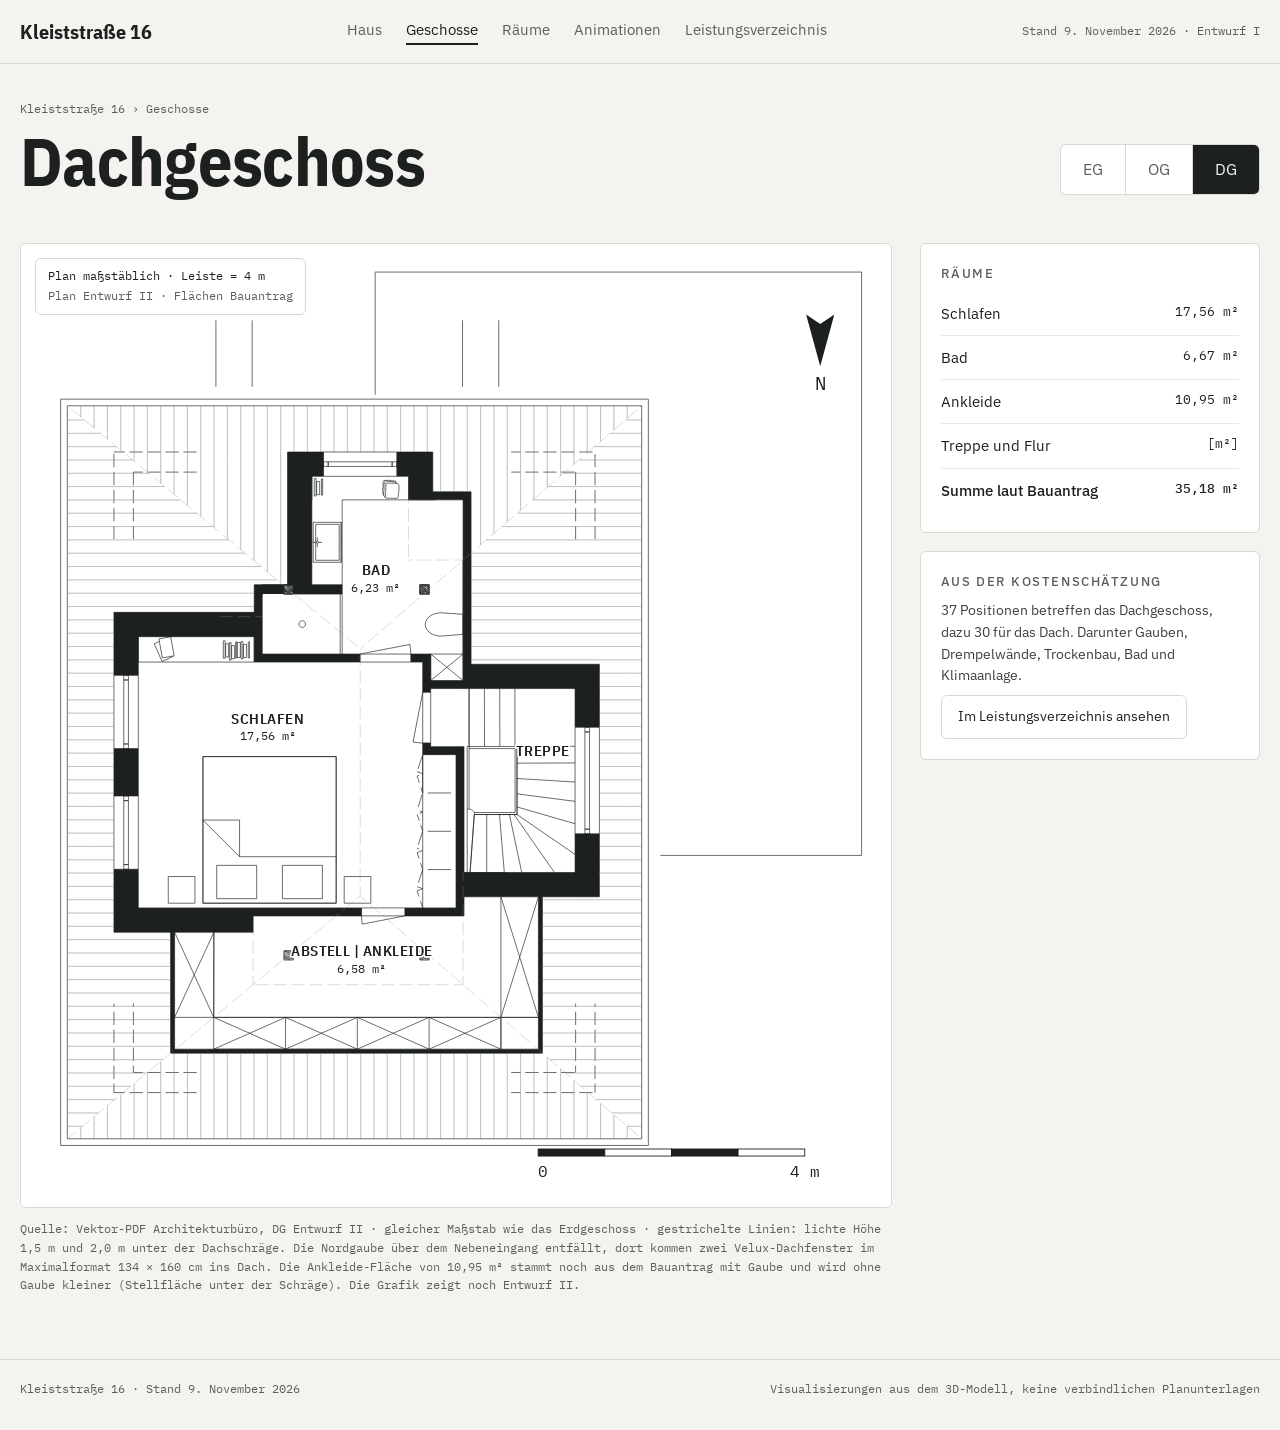
<file: dg/index.html>
<!doctype html>
<html lang="de">
<head>
<meta charset="utf-8">
<meta name="viewport" content="width=device-width, initial-scale=1, viewport-fit=cover">
<meta name="robots" content="noindex, nofollow">
<title>Dachgeschoss · Kleiststraße 16</title>
<link rel="stylesheet" href="https://fonts.googleapis.com/css2?family=IBM+Plex+Sans+Condensed:wght@400;500;600;700&family=IBM+Plex+Sans:wght@400;500&family=IBM+Plex+Mono:wght@400;500&display=swap">
<link rel="stylesheet" href="../assets/site.css?v=a70854af">

</head>
<body>
<header class="top"><nav class="in"><a class="brand" href="../index.html">Kleiststraße 16</a><div class="links"><a href="../index.html">Haus</a><a href="../eg/index.html" aria-current="page">Geschosse</a><a href="../eg/index.html#raeume">Räume</a><a href="../animationen/index.html">Animationen</a><a href="../lv/index.html">Leistungsverzeichnis</a></div><span class="stand">Stand 9. November 2026 · Entwurf I</span></nav></header>
<main class="in">
  <div class="row" style="align-items:flex-end"><div style="display:flex;flex-direction:column;gap:8px"><span class="crumb"><a href="../index.html">Kleiststraße 16</a> › Geschosse</span><h1 class="sub">Dachgeschoss</h1></div><div class="tabs"><a href="../eg/index.html">EG</a><a href="../og/index.html">OG</a><a href="../dg/index.html" aria-current="page">DG</a></div></div>
  <div class="split">
    <section class="main">
      <div class="planbox"><svg viewBox="440 200 370 410" role="img" aria-label="Grundriss Dachgeschoss Entwurf II mit Schlafzimmer, Bad, Ankleide und Treppe"><rect x="440" y="200" width="370" height="410" fill="#ffffff"/><g class="plan"><path class="Sk" d="M456.86 266h250.02v317.49h-250.02z M459.7 268.83h244.35v311.82h-244.35z M517.39 418.07h56.69v62.36h-56.69z M483.72 464.01h1.98v1.98h-1.98z M483.72 434.82h1.98v1.98h-1.98z M483.72 436.8h1.98v27.21h-1.98z M483.72 383.49h1.98v1.98h-1.98z M483.72 412.69h1.98v1.98h-1.98z M483.72 385.47h1.98v27.21h-1.98z M568.7 292.66h1.98v1.98h-1.98z M597.89 292.66h1.98v1.98h-1.98z M570.68 292.66h27.21v1.98h-27.21z M679.88 448.94h1.98v1.98h-1.98z M679.88 405.57h1.98v1.98h-1.98z M679.88 407.56h1.98v41.39h-1.98z M555.8 344.96h20.84v3.97h-20.84z M534.63 370.33h1.28v5.61h-1.28z M533.62 369.1h0.77v7.4h-0.77z M532.02 369.52h1.28v6.38h-1.28z M531.31 369.24h0.51v6.89h-0.51z M529.61 370.85h1.28v5.61h-1.28z M528.6 369.62h0.77v7.4h-0.77z M527.08 370.05h1.28v5.61h-1.28z M526.07 368.81h0.77v7.4h-0.77z M536.67 369.24h0.51v6.89h-0.51z M565.77 301.04h1.28v5.61h-1.28z M564.76 299.8h0.77v7.4h-0.77z M567.81 299.94h0.51v6.89h-0.51z M554.1 504.62L554.16 504.47 M553.32 502.55L553.32 502.55 M554.16 501.63L554.52 501.41 M552.4 504.62L552.46 504.47 M555.24 504.62L555.3 504.47 M551.83 503.79L552.04 503.75 M551.83 500.96L552.04 500.92 M553.67 503.96L553.32 503.99 M553.67 501.12L553.32 501.16 M552.46 504.47L552.65 504.26 M555.3 504.47L555.48 504.26 M552.46 501.63L552.65 501.42 M555.3 501.63L555.48 501.42 M613.2 348.05L613.62 347.9 M613.2 345.21L613.62 345.06 M613.61 345.91L613.62 345.89 M610.01 346.65L610.01 346.65 M612.85 346.65L612.85 346.65 M611.91 345.94L611.99 345.72 M613.46 348.39L613.62 348.19 M613.46 345.55L613.62 345.36 M609.66 347.67L610.01 347.71 M611.56 345.01L611.62 344.96 M610.36 348.05L610.01 348.08 M613.2 348.05L612.85 348.08 M610.36 345.21L610.01 345.25 M613.2 345.21L612.85 345.25 M611.99 348.56L612.18 348.35 M611.99 345.72L612.18 345.51 M609.66 348.29L609.75 348.3 M609.66 345.45L609.75 345.47 M613.2 503.96L613.62 503.81 M613.2 501.12L613.62 500.97 M610.8 504.62L610.86 504.47 M610.01 502.55L610.01 502.55 M612.85 502.55L612.85 502.55 M613.36 503.01L613.62 502.88 M611.93 504.62L611.99 504.47 M613.46 504.3L613.62 504.1 M613.46 501.46L613.62 501.27 M609.66 503.58L610.01 503.62 M609.66 500.75L610.01 500.78 M610.36 503.96L610.01 503.99 M613.2 503.96L612.85 503.99 M610.36 501.12L610.01 501.16 M613.2 501.12L612.85 501.16 M611.99 504.47L612.18 504.26 M611.99 501.63L612.18 501.42 M609.66 504.2L609.75 504.21 M609.66 501.36L609.75 501.38 M613.2 348.05L613.62 347.9 M613.2 345.21L613.62 345.06 M610.01 346.65L610.01 346.65 M612.85 346.65L612.85 346.65 M613.46 348.39L613.62 348.19 M613.46 345.55L613.62 345.36 M609.66 347.67L610.01 347.71 M611.56 345.01L611.62 344.96 M610.36 348.05L610.01 348.08 M613.2 348.05L612.85 348.08 M610.36 345.21L610.01 345.25 M613.2 345.21L612.85 345.25 M611.99 348.56L612.18 348.35 M611.99 345.72L612.18 345.51 M609.66 348.29L609.75 348.3 M609.66 345.45L609.75 345.47 M553.31 346.01L553.41 346.02 M553.32 346.65L553.32 346.65 M552.38 345.94L552.46 345.72 M551.83 347.88L552.04 347.84 M551.83 345.05L552.04 345.01 M552.04 345.01L552.09 344.96 M554.87 345.01L554.93 344.96 M553.67 348.05L553.32 348.08 M553.67 345.21L553.32 345.25 M552.46 348.56L552.65 348.35 M555.3 348.56L555.48 348.35 M552.46 345.72L552.65 345.51 M555.3 345.72L555.48 345.51 M553.32 346.65L553.32 346.65 M553.07 348.03L553.31 348.08 M551.83 347.88L552.04 347.84 M551.83 345.05L552.04 345.01 M552.04 345.01L552.09 344.96 M554.87 345.01L554.93 344.96 M553.67 348.05L553.32 348.08 M553.67 345.21L553.32 345.25 M552.46 348.56L552.65 348.35 M555.3 348.56L555.48 348.35 M552.46 345.72L552.65 345.51 M555.3 345.72L555.48 345.51 M551.83 500.65L555.8 500.65 M609.66 500.65L613.62 500.65 M487.81 325.6L487.81 319.93 M487.81 317.94L487.81 312.27 M487.81 310.29L487.81 304.62 M487.81 302.64L487.81 297.04 M487.81 326.39L487.81 326.39 M493.78 297.04L499.45 297.04 M501.44 297.04L507.11 297.04 M509.09 297.04L514.76 297.04 M487.81 297.04L487.81 297.04 M515.2 297.04L515.2 297.04 M479.54 288.48L484.15 288.48 M486.13 288.48L491.8 288.48 M493.78 288.48L499.45 288.48 M501.44 288.48L507.11 288.48 M509.09 288.48L514.76 288.48 M479.54 288.48L479.54 288.48 M515.24 288.48L515.24 288.48 M479.54 325.6L479.54 319.93 M479.54 317.94L479.54 312.27 M479.54 310.29L479.54 304.62 M479.54 302.64L479.54 296.97 M479.54 294.98L479.54 289.31 M479.54 326.33L479.54 326.33 M479.54 288.48L479.54 288.48 M675.94 325.6L675.94 319.93 M675.94 317.94L675.94 312.27 M675.94 310.29L675.94 304.62 M675.94 302.64L675.94 297.04 M675.94 326.39L675.94 326.39 M675.94 297.04L675.94 297.04 M648.55 297.04L652.53 297.04 M654.51 297.04L660.18 297.04 M662.17 297.04L667.84 297.04 M669.82 297.04L675.49 297.04 M648.55 297.04L648.55 297.04 M675.94 297.04L675.94 297.04 M648.51 288.48L652.53 288.48 M654.51 288.48L660.18 288.48 M662.17 288.48L667.84 288.48 M669.82 288.48L675.49 288.48 M677.47 288.48L683.14 288.48 M648.51 288.48L648.51 288.48 M684.21 288.48L684.21 288.48 M684.21 325.6L684.21 319.93 M684.21 317.94L684.21 312.27 M684.21 310.29L684.21 304.62 M684.21 302.64L684.21 296.97 M684.21 294.98L684.21 289.31 M684.21 326.33L684.21 326.33 M684.21 288.48L684.21 288.48 M487.81 552.45L487.81 549.54 M487.81 547.56L487.81 541.89 M487.81 539.9L487.81 534.23 M487.81 532.25L487.81 526.58 M487.81 524.59L487.81 523.1 M487.81 552.45L487.81 552.45 M487.81 523.1L487.81 523.1 M487.81 552.45L491.8 552.45 M493.78 552.45L499.45 552.45 M501.44 552.45L507.11 552.45 M509.09 552.45L514.76 552.45 M487.81 552.45L487.81 552.45 M515.2 552.45L515.2 552.45 M479.54 561.01L484.15 561.01 M486.13 561.01L491.8 561.01 M493.78 561.01L499.45 561.01 M501.44 561.01L507.11 561.01 M509.09 561.01L514.76 561.01 M479.54 561.01L479.54 561.01 M515.24 561.01L515.24 561.01 M479.54 561.01L479.54 557.19 M479.54 555.21L479.54 549.54 M479.54 547.56L479.54 541.89 M479.54 539.9L479.54 534.23 M479.54 532.25L479.54 526.58 M479.54 524.59L479.54 523.15 M479.54 561.01L479.54 561.01 M479.54 523.15L479.54 523.15 M675.94 552.45L675.94 549.54 M675.94 547.56L675.94 541.89 M675.94 539.9L675.94 534.23 M675.94 532.25L675.94 526.58 M675.94 524.59L675.94 523.1 M675.94 552.45L675.94 552.45 M675.94 523.1L675.94 523.1 M648.55 552.45L652.53 552.45 M654.51 552.45L660.18 552.45 M662.17 552.45L667.84 552.45 M669.82 552.45L675.49 552.45 M648.55 552.45L648.55 552.45 M675.94 552.45L675.94 552.45 M648.51 561.01L652.53 561.01 M654.51 561.01L660.18 561.01 M662.17 561.01L667.84 561.01 M669.82 561.01L675.49 561.01 M677.47 561.01L683.14 561.01 M648.51 561.01L648.51 561.01 M684.21 555.21L684.21 549.54 M684.21 547.56L684.21 541.89 M684.21 539.9L684.21 534.23 M684.21 532.25L684.21 526.58 M684.21 524.59L684.21 523.15 M684.21 561.01L684.21 561.01 M684.21 523.15L684.21 523.15 M630.63 389.13L630.63 440.43 M650.99 413.77L630.63 413.77 M638.12 442.71L638.12 467.37 M675.7 413.68L650.99 413.77 M650.14 413.77L650.1 389.12 M643.66 389.13L643.7 413.77 M637.18 413.77L637.14 389.13 M629.82 440.51L629.9 440.49 M522.92 260.8L522.92 232.46 M643.24 260.8L643.24 232.46 M627.83 260.8L627.83 232.46 M538.33 260.8L538.33 232.46 M675.7 446.62L650.99 439.48 M675.7 437.11L650.99 433.9 M675.7 428.89L650.99 427.38 M675.7 420.77L650.99 420.86 M561.62 500.96L561.62 500.96 M590.66 264.1L590.66 211.94 M797.6 460.1L711.99 460.1 M628.06 385.73L628.06 389.13 M628.06 413.84L628.06 470.77 M551.83 344.96L555.8 344.96 M551.83 344.96L555.8 344.96 M628.06 334.45L628.06 389.13 M646.08 467.37L628.06 467.37 M522.92 358.55L519.51 358.55 M563.73 308.84L563.73 298.83 M489.89 377.85L489.89 358.55 M610.89 390.71L606.79 411.87 M575.77 347.07L563.7 347.07 M576.63 308.87L576.63 344.96 M616.75 308.84L576.63 308.84 M576.63 348.93L576.63 374.44 M564.3 335.4L576.21 335.4 M575.36 334.55L565.37 334.55 M576.21 318.4L564.3 318.4 M565.37 319.25L575.36 319.25 M576.21 335.4L576.21 318.4 M575.36 319.25L575.36 334.55 M565.37 334.55L565.37 319.25 M564.3 318.4L564.3 335.4 M576.21 318.4L576.21 335.4 M539.21 358.55L539.21 377.85 M542.62 348.93L542.62 349.5 M539.21 377.85L489.89 377.85 M498.86 369.09L496.65 370.08 M610.89 417.24L610.89 482.43 M523.26 464.33L540.26 464.33 M551.2 464.33L568.21 464.33 M575.78 348.93L575.78 374.44 M613.02 433.54L622.94 433.54 M613.02 449.84L622.94 449.84 M613.02 466.13L622.94 466.13 M610.89 433.54L610.89 417.24 M608.52 426.33L609.3 426.02 M608.52 426.33L608.52 426.33 M610.89 425.39L610.89 425.39 M608.52 426.33L609.47 429.22 M610.09 431.11L610.89 433.54 M608.52 426.33L608.52 426.33 M610.89 433.54L610.89 433.54 M608.52 424.45L610.89 425.39 M608.52 424.45L608.52 424.45 M610.89 425.39L610.89 425.39 M608.9 423.3L610.67 417.91 M608.52 424.45L608.52 424.45 M610.89 417.24L610.89 417.24 M609.63 442.19L610.89 441.69 M608.52 442.63L608.52 442.63 M610.89 441.69L610.89 441.69 M608.52 442.63L609.42 445.35 M610.04 447.24L610.89 449.84 M608.52 442.63L608.52 442.63 M610.89 449.84L610.89 449.84 M609.69 441.21L610.89 441.69 M608.52 440.75L608.52 440.75 M610.89 441.69L610.89 441.69 M608.96 439.43L610.72 434.04 M608.52 440.75L608.52 440.75 M610.89 433.54L610.89 433.54 M608.52 458.93L610.89 457.99 M608.52 458.93L608.52 458.93 M610.89 457.99L610.89 457.99 M608.52 458.93L609.36 461.48 M609.98 463.37L610.89 466.13 M608.52 458.93L608.52 458.93 M610.89 466.13L610.89 466.13 M608.52 457.04L609.36 457.38 M608.52 457.04L608.52 457.04 M610.89 457.99L610.89 457.99 M609.01 455.56L610.78 450.17 M608.52 457.04L608.52 457.04 M610.89 449.84L610.89 449.84 M608.52 475.22L610.89 474.28 M608.52 475.22L608.52 475.22 M610.89 474.28L610.89 474.28 M608.52 475.22L609.31 477.61 M609.93 479.49L610.89 482.43 M608.52 475.22L608.52 475.22 M610.89 482.43L610.89 482.43 M608.52 473.34L610.87 474.28 M608.52 473.34L608.52 473.34 M610.89 474.28L610.89 474.28 M609.07 471.69L610.84 466.3 M608.52 473.34L608.52 473.34 M610.89 466.13L610.89 466.13 M603.31 485.83L585.22 489.33 M521.99 529.01L505.34 529.01 M644.17 529.01L644.17 542.53 M521.99 529.01L521.99 542.53 M583.08 529.01L583.08 542.53 M552.54 529.01L552.54 542.53 M613.62 529.01L613.62 542.53 M686.05 450.93L686.05 405.57 M675.7 405.57L675.7 450.93 M614.29 412.26L614.29 390.71 M610.89 390.71L610.89 412.26 M584.88 485.83L603.31 485.83 M603.31 482.43L584.88 482.43 M628.06 366.04L628.06 357.54 M618.76 356.89L628.06 357.54 M618.76 366.81L628.06 366.04 M566.06 326.41L566.06 324.8 M566.06 327.39L566.06 328.99 M566.55 326.9L568.16 326.9 M565.58 326.9L563.97 326.9 M517.39 445.06L532.98 445.06 M523.26 464.33L523.26 478.51 M517.39 418.07L517.39 480.43 M568.21 464.33L568.21 478.51 M517.39 480.43L574.08 480.43 M574.08 418.07L574.08 480.43 M574.08 418.07L517.39 418.07 M532.98 460.65L517.39 445.06 M584.29 374.44L605.44 370.35 M603.31 485.83L603.31 482.43 M584.88 482.43L584.88 485.83 M489.89 434.82L479.54 434.82 M479.54 466L489.89 466 M489.89 383.49L479.54 383.49 M479.54 414.67L489.89 414.67 M614.29 390.71L610.89 390.71 M610.89 412.26L614.29 412.26 M584.29 374.44L584.29 377.85 M605.83 377.85L605.83 374.44 M599.88 298.83L599.88 288.48 M568.7 288.48L568.7 298.83 M686.05 405.57L675.7 405.57 M675.7 450.93L686.05 450.93 M625.06 482.43L603.31 482.43 M584.88 482.43L538.75 482.43 M538.75 485.83L584.88 485.83 M675.7 467.37L628.46 467.37 M625.06 467.37L625.06 477.72 M628.46 413.84L614.29 413.84 M614.29 417.24L625.06 417.24 M628.46 417.24L628.46 413.84 M661.81 542.53L661.81 477.72 M660.11 477.72L660.11 542.53 M614.29 374.44L605.83 374.44 M584.29 374.44L542.62 374.44 M605.83 377.85L610.89 377.85 M614.29 377.85L614.29 374.44 M628.46 467.37L628.46 417.24 M625.06 417.24L625.06 467.37 M628.46 485.83L628.46 477.72 M625.06 477.72L625.06 482.43 M625.35 485.83L628.46 485.83 M538.75 482.43L489.89 482.43 M479.54 356.71L479.54 367.06 M479.54 367.06L479.54 383.49 M479.54 414.67L479.54 434.82 M479.54 466L479.54 482.43 M489.89 482.43L489.89 466 M489.89 434.82L489.89 414.67 M489.89 383.49L489.89 367.06 M489.89 356.71L479.54 356.71 M489.89 367.06L539.21 367.06 M539.21 356.71L489.89 356.71 M503.64 492.78L503.64 542.53 M505.34 542.53L505.34 492.78 M539.21 367.06L539.21 374.44 M660.11 542.53L505.34 542.53 M503.64 542.53L503.64 544.23 M629.76 389.13L675.7 389.13 M675.7 378.79L631.46 378.79 M629.76 389.13L629.76 389.13 M614.29 389.13L628.06 389.13 M628.06 385.73L614.29 385.73 M686.05 467.37L686.05 450.93 M675.7 389.13L675.7 405.57 M675.7 450.93L675.7 467.37 M610.89 377.85L610.89 390.71 M614.29 413.84L614.29 412.26 M614.29 390.71L614.29 389.13 M614.29 385.73L614.29 377.85 M563.73 298.83L568.7 298.83 M599.88 298.83L604.84 298.83 M604.84 288.48L599.88 288.48 M563.73 344.96L563.73 298.83 M615.18 308.84L628.06 308.84 M631.46 308.84L631.46 305.43 M631.46 305.43L615.18 305.43 M628.06 389.13L629.76 389.13 M631.46 378.79L631.46 308.84 M568.7 298.83L599.88 298.83 M599.88 288.48L568.7 288.48 M605.83 374.44L584.29 374.44 M584.29 377.85L605.83 377.85 M489.89 414.67L489.89 383.49 M479.54 383.49L479.54 414.67 M489.89 466L489.89 434.82 M479.54 434.82L479.54 466 M503.68 367.09L505.15 375.18 M504.57 375.28L504.67 375.49 M551.83 503.34L552.06 503.21L552.5 503.2L552.91 503.26L553.19 503.15L553.31 503.05 M553.67 503.96L554.13 503.79L554.43 503.48L554.89 503.21L555.33 503.2L555.75 503.26L555.8 503.24 M553.67 501.12L554.13 500.96L554.42 500.65 M553.31 501.92L553.41 501.93L553.64 502.03L553.97 501.97L554.08 501.82L554.16 501.63 M551.83 502.49L552.02 502.39L552.46 502.42L552.78 502.32L552.99 502.09L553.09 501.92L553.31 501.92 M553.31 503.05L553.57 503.01L553.83 503.01L554.29 502.79L554.54 502.55L554.85 502.39L555.29 502.42L555.61 502.32L555.8 502.12 M551.83 504.22L552.06 504.18L552.28 503.82L552.68 503.82L553.07 503.94L553.31 503.99 M554.16 504.47L554.52 504.24L554.89 504.18L555.12 503.82L555.51 503.82L555.8 503.9 M551.83 501.38L552.06 501.34L552.28 500.98L552.68 500.98L553.07 501.1L553.31 501.15 M554.52 501.41L554.89 501.34L555.12 500.98L555.51 500.98L555.8 501.07 M551.83 501.92L551.99 501.88L552.38 501.85L552.46 501.63 M553.32 502.55L553.45 502.57L553.68 502.58L553.93 502.42L554.28 502.25L554.4 502L554.82 501.88L555.22 501.85L555.3 501.63 M553.93 504.3L554.13 504.06L554.6 503.8L554.87 503.75 M553.93 501.46L554.13 501.23L554.6 500.97L554.87 500.92 M553.32 504.35L553.54 504.36L553.93 504.3 M553.32 501.52L553.54 501.52L553.93 501.46 M552.04 503.75L552.35 503.52L553.31 503.62 M554.87 503.75L555.18 503.52L555.8 503.58 M552.04 500.92L552.35 500.68L553.31 500.78 M554.87 500.92L555.18 500.68L555.8 500.75 M553.06 504.21L553.22 504.35L553.31 504.35 M553.06 501.38L553.22 501.51L553.31 501.52 M551.83 502.98L552.07 502.84L552.74 502.88L553.03 502.77 M553.03 502.77L553.21 502.57L553.31 502.56 M553.31 503.62L553.74 503.5L554.08 503.42L554.39 503.13L554.9 502.84L555.57 502.88L555.8 502.79 M553.31 500.78L553.74 500.67L553.81 500.65 M552.65 504.26L552.93 504.19L553.06 504.21 M555.48 504.26L555.76 504.19L555.8 504.2 M552.65 501.42L552.93 501.36L553.06 501.38 M555.48 501.42L555.76 501.36L555.8 501.36 M609.66 347.33L609.89 347.24L610.01 347.14 M610.36 348.05L610.83 347.88L611.13 347.57L611.59 347.3L612.03 347.29L612.44 347.35L612.72 347.24L612.84 347.14 M610.36 345.21L610.83 345.05L610.91 344.96 M610.01 348.84L610.1 348.85L610.28 348.93 M610.48 348.93L610.67 348.9L610.78 348.75L610.86 348.56 M612.84 348.84L612.94 348.85L613.12 348.93 M613.31 348.93L613.5 348.9L613.61 348.75L613.62 348.72 M610.01 346.01L610.1 346.02L610.34 346.12L610.67 346.06L610.78 345.91L610.86 345.72 M612.84 346.01L612.94 346.02L613.17 346.12L613.5 346.06L613.61 345.91 M609.74 348.93L609.78 348.85L610.01 348.84 M612.57 348.93L612.62 348.85L612.84 348.84 M609.66 346.21L609.69 346.18L609.78 346.01L610.01 346.01 M610.01 347.14L610.26 347.1L610.52 347.1L610.98 346.88L611.24 346.64L611.54 346.48L611.99 346.51L612.3 346.41L612.52 346.18L612.62 346.01L612.84 346.01 M612.84 347.14L613.1 347.1L613.36 347.1L613.62 346.97 M609.66 347.99L609.76 348.03L610 348.08 M610.86 348.56L611.22 348.33L611.58 348.27L611.81 347.91L612.21 347.91L612.6 348.03L612.83 348.08 M609.66 345.16L609.76 345.19L610 345.25 M610.86 345.72L611.22 345.5L611.58 345.43L611.81 345.07L612.21 345.07L612.6 345.19L612.83 345.25 M611.09 348.93L611.09 348.92L611.52 348.81L611.91 348.77L611.99 348.56 M610.01 346.65L610.14 346.66L610.37 346.67L610.62 346.51L610.98 346.34L611.09 346.09L611.52 345.97L611.91 345.94 M612.85 346.65L612.98 346.66L613.21 346.67L613.46 346.51L613.62 346.43 M610.63 348.39L610.82 348.15L611.29 347.89L611.56 347.84 M610.63 345.55L610.82 345.32L611.29 345.06L611.56 345.01 M610.02 348.44L610.23 348.45L610.63 348.39 M612.85 348.44L613.07 348.45L613.46 348.39 M610.02 345.61L610.23 345.61L610.63 345.55 M612.85 345.61L613.07 345.61L613.46 345.55 M611.56 347.84L611.88 347.61L612.84 347.71 M609.75 348.3L609.92 348.44L610 348.44 M612.58 348.3L612.75 348.44L612.84 348.44 M609.75 345.47L609.92 345.6L610 345.61 M612.58 345.47L612.75 345.6L612.84 345.61 M609.66 346.88L609.72 346.86L609.9 346.66L610 346.65 M610.01 347.71L610.44 347.59L610.78 347.51L611.08 347.22L611.6 346.93L612.27 346.97L612.56 346.86L612.74 346.66L612.84 346.65 M612.84 347.71L613.27 347.59L613.61 347.51L613.62 347.5 M612.18 348.35L612.46 348.28L612.58 348.3 M612.18 345.51L612.46 345.45L612.58 345.47 M609.66 503.24L609.89 503.15L610.01 503.05 M610.36 503.96L610.83 503.79L611.13 503.48L611.59 503.21L612.03 503.2L612.44 503.26L612.72 503.15L612.84 503.05 M610.36 501.12L610.83 500.96L611.12 500.65 M610.01 501.92L610.1 501.93L610.34 502.03L610.67 501.97L610.78 501.82L610.86 501.63 M612.84 501.92L612.94 501.93L613.17 502.03L613.5 501.97L613.61 501.82L613.62 501.8 M609.66 502.12L609.69 502.09L609.78 501.92L610.01 501.92 M610.01 503.05L610.26 503.01L610.52 503.01L610.98 502.79L611.24 502.55L611.54 502.39L611.99 502.42L612.3 502.32L612.52 502.09L612.62 501.92L612.84 501.92 M612.84 503.05L613.1 503.01L613.36 503.01 M609.66 503.9L609.76 503.94L610 503.99 M610.86 504.47L611.22 504.24L611.58 504.18L611.81 503.82L612.21 503.82L612.6 503.94L612.83 503.99 M609.66 501.07L609.76 501.1L610 501.15 M610.86 501.63L611.22 501.41L611.58 501.34L611.81 500.98L612.21 500.98L612.6 501.1L612.83 501.15 M610.01 502.55L610.14 502.57L610.37 502.58L610.62 502.42L610.98 502.25L611.09 502L611.52 501.88L611.91 501.85L611.99 501.63 M612.85 502.55L612.98 502.57L613.21 502.58L613.46 502.42L613.62 502.34 M610.63 504.3L610.82 504.06L611.29 503.8L611.56 503.75 M610.63 501.46L610.82 501.23L611.29 500.97L611.56 500.92 M610.02 504.35L610.23 504.36L610.63 504.3 M612.85 504.35L613.07 504.36L613.46 504.3 M610.02 501.52L610.23 501.52L610.63 501.46 M612.85 501.52L613.07 501.52L613.46 501.46 M611.56 503.75L611.88 503.52L612.84 503.62 M611.56 500.92L611.88 500.68L612.84 500.78 M609.75 504.21L609.92 504.35L610 504.35 M612.58 504.21L612.75 504.35L612.84 504.35 M609.75 501.38L609.92 501.51L610 501.52 M612.58 501.38L612.75 501.51L612.84 501.52 M609.66 502.79L609.72 502.77L609.9 502.57L610 502.56 M610.01 503.62L610.44 503.5L610.78 503.42L611.08 503.13L611.6 502.84L612.27 502.88L612.56 502.77L612.74 502.57L612.84 502.56 M612.84 503.62L613.27 503.5L613.61 503.42L613.62 503.41 M610.01 500.78L610.44 500.67L610.5 500.65 M612.84 500.78L613.27 500.67L613.34 500.65 M612.18 504.26L612.46 504.19L612.58 504.21 M612.18 501.42L612.46 501.36L612.58 501.38 M609.66 347.33L609.89 347.24L610.01 347.14 M610.36 348.05L610.83 347.88L611.13 347.57L611.59 347.3L612.03 347.29L612.44 347.35L612.72 347.24L612.84 347.14 M610.36 345.21L610.83 345.05L610.91 344.96 M610.01 348.84L610.1 348.85L610.28 348.93 M610.48 348.93L610.67 348.9L610.78 348.75L610.86 348.56 M612.84 348.84L612.94 348.85L613.12 348.93 M613.31 348.93L613.5 348.9L613.61 348.75L613.62 348.72 M610.01 346.01L610.1 346.02L610.34 346.12L610.67 346.06L610.78 345.91L610.86 345.72 M612.84 346.01L612.94 346.02L613.17 346.12L613.5 346.06L613.61 345.91L613.62 345.89 M609.74 348.93L609.78 348.85L610.01 348.84 M612.57 348.93L612.62 348.85L612.84 348.84 M609.66 346.21L609.69 346.18L609.78 346.01L610.01 346.01 M610.01 347.14L610.26 347.1L610.52 347.1L610.98 346.88L611.24 346.64L611.54 346.48L611.99 346.51L612.3 346.41L612.52 346.18L612.62 346.01L612.84 346.01 M612.84 347.14L613.1 347.1L613.36 347.1L613.62 346.97 M609.66 347.99L609.76 348.03L610 348.08 M610.86 348.56L611.22 348.33L611.58 348.27L611.81 347.91 M611.81 347.91L612.21 347.91L612.6 348.03L612.83 348.08 M609.66 345.16L609.76 345.19L610 345.25 M610.86 345.72L611.22 345.5L611.58 345.43L611.81 345.07L612.21 345.07L612.6 345.19L612.83 345.25 M611.09 348.93L611.09 348.92L611.52 348.81L611.91 348.77L611.99 348.56 M610.01 346.65L610.14 346.66L610.37 346.67L610.62 346.51L610.98 346.34L611.09 346.09L611.52 345.97L611.91 345.94L611.99 345.72 M612.85 346.65L612.98 346.66L613.21 346.67L613.46 346.51L613.62 346.43 M610.63 348.39L610.82 348.15L611.29 347.89L611.56 347.84 M610.63 345.55L610.82 345.32L611.29 345.06L611.56 345.01 M610.02 348.44L610.23 348.45L610.63 348.39 M612.85 348.44L613.07 348.45L613.46 348.39 M610.02 345.61L610.23 345.61L610.63 345.55 M612.85 345.61L613.07 345.61L613.46 345.55 M611.56 347.84L611.88 347.61L612.84 347.71 M609.75 348.3L609.92 348.44L610 348.44 M612.58 348.3L612.75 348.44L612.84 348.44 M609.75 345.47L609.92 345.6L610 345.61 M612.58 345.47L612.75 345.6L612.84 345.61 M609.66 346.88L609.72 346.86L609.9 346.66L610 346.65 M610.01 347.71L610.44 347.59L610.78 347.51L611.08 347.22L611.6 346.93L612.27 346.97L612.56 346.86L612.74 346.66L612.84 346.65 M612.84 347.71L613.27 347.59L613.61 347.51L613.62 347.5 M612.18 348.35L612.46 348.28L612.58 348.3 M612.18 345.51L612.46 345.45L612.58 345.47 M551.83 347.44L552.06 347.3L552.5 347.29L552.91 347.35L553.19 347.24L553.31 347.14 M553.67 348.05L554.13 347.88L554.43 347.57L554.89 347.3L555.33 347.29L555.75 347.35L555.8 347.33 M553.67 345.21L554.13 345.05L554.22 344.96 M553.31 348.84L553.41 348.85L553.59 348.93 M553.78 348.93L553.97 348.9L554.08 348.75L554.16 348.56 M553.41 346.02L553.64 346.12L553.97 346.06L554.08 345.91L554.16 345.72 M553.04 348.93L553.09 348.85L553.31 348.84 M551.83 346.58L552.02 346.48L552.46 346.51L552.78 346.41L552.99 346.18L553.09 346.01L553.31 346.01 M553.31 347.14L553.57 347.1L553.83 347.1L554.29 346.88L554.54 346.64L554.85 346.48L555.29 346.51L555.61 346.41L555.8 346.21 M551.83 348.31L552.06 348.27L552.28 347.91L552.68 347.91L553.07 348.03L553.31 348.08 M554.16 348.56L554.52 348.33L554.89 348.27L555.12 347.91L555.51 347.91L555.8 347.99 M551.83 345.47L552.06 345.43L552.28 345.07L552.68 345.07L553.07 345.19L553.31 345.25 M554.16 345.72L554.52 345.5L554.89 345.43L555.12 345.07L555.51 345.07L555.8 345.16 M551.83 348.85L551.99 348.81L552.38 348.77L552.46 348.56 M554.4 348.93L554.4 348.92L554.82 348.81L555.22 348.77L555.3 348.56 M551.83 346.01L551.99 345.97L552.38 345.94 M553.32 346.65L553.45 346.66L553.68 346.67L553.93 346.51L554.28 346.34L554.4 346.09L554.82 345.97L555.22 345.94L555.3 345.72 M553.93 348.39L554.13 348.15L554.6 347.89L554.87 347.84 M553.93 345.55L554.13 345.32L554.6 345.06L554.87 345.01 M553.32 348.44L553.54 348.45L553.93 348.39 M553.32 345.61L553.54 345.61L553.93 345.55 M552.04 347.84L552.35 347.61L553.31 347.71 M554.87 347.84L555.18 347.61L555.8 347.67 M553.06 348.3L553.22 348.44L553.31 348.44 M553.06 345.47L553.22 345.6L553.31 345.61 M551.83 347.07L552.07 346.93L552.74 346.97L553.03 346.86L553.21 346.66L553.31 346.65 M553.31 347.71L553.74 347.59L554.08 347.51L554.39 347.22L554.9 346.93L555.57 346.97L555.8 346.88 M552.65 348.35L552.93 348.28L553.06 348.3 M555.48 348.35L555.76 348.28L555.8 348.29 M552.65 345.51L552.93 345.45L553.06 345.47 M555.48 345.51L555.76 345.45L555.8 345.45 M551.83 347.44L552.06 347.3L552.5 347.29L552.91 347.35L553.19 347.24L553.31 347.14 M553.67 348.05L554.13 347.88L554.43 347.57L554.89 347.3L555.33 347.29L555.75 347.35L555.8 347.33 M553.67 345.21L554.13 345.05L554.22 344.96 M553.31 348.84L553.41 348.85L553.59 348.93 M553.78 348.93L553.97 348.9L554.08 348.75L554.16 348.56 M553.31 346.01L553.41 346.02L553.64 346.12L553.97 346.06L554.08 345.91L554.16 345.72 M553.04 348.93L553.09 348.85L553.31 348.84 M551.83 346.58L552.02 346.48L552.46 346.51L552.78 346.41L552.99 346.18L553.09 346.01L553.31 346.01 M553.31 347.14L553.57 347.1L553.83 347.1L554.29 346.88L554.54 346.64L554.85 346.48L555.29 346.51L555.61 346.41L555.8 346.21 M551.83 348.31L552.06 348.27L552.28 347.91L552.68 347.91L553.07 348.03 M554.16 348.56L554.52 348.33L554.89 348.27L555.12 347.91L555.51 347.91L555.8 347.99 M551.83 345.47L552.06 345.43L552.28 345.07L552.68 345.07L553.07 345.19L553.31 345.25 M554.16 345.72L554.52 345.5L554.89 345.43L555.12 345.07L555.51 345.07L555.8 345.16 M551.83 348.85L551.99 348.81L552.38 348.77L552.46 348.56 M554.4 348.93L554.4 348.92L554.82 348.81L555.22 348.77L555.3 348.56 M551.83 346.01L551.99 345.97L552.38 345.94L552.46 345.72 M553.32 346.65L553.45 346.66L553.68 346.67L553.93 346.51L554.28 346.34L554.4 346.09L554.82 345.97L555.22 345.94L555.3 345.72 M553.93 348.39L554.13 348.15L554.6 347.89L554.87 347.84 M553.93 345.55L554.13 345.32L554.6 345.06L554.87 345.01 M553.32 348.44L553.54 348.45L553.93 348.39 M553.32 345.61L553.54 345.61L553.93 345.55 M552.04 347.84L552.35 347.61L553.31 347.71 M554.87 347.84L555.18 347.61L555.8 347.67 M553.06 348.3L553.22 348.44L553.31 348.44 M553.06 345.47L553.22 345.6L553.31 345.61 M551.83 347.07L552.07 346.93L552.74 346.97L553.03 346.86L553.21 346.66L553.31 346.65 M553.31 347.71L553.74 347.59L554.08 347.51L554.39 347.22L554.9 346.93L555.57 346.97L555.8 346.88 M552.65 348.35L552.93 348.28L553.06 348.3 M555.48 348.35L555.76 348.28L555.8 348.29 M552.65 345.51L552.93 345.45L553.06 345.47 M555.48 345.51L555.76 345.45L555.8 345.45 M551.83 500.65L551.83 504.62L555.8 504.62L555.8 500.65 M609.66 344.96L609.66 348.93L613.62 348.93 M609.66 500.65L609.66 504.62L613.62 504.62L613.62 500.65 M487.81 297.04L487.81 297.04L491.8 297.04 M684.21 561.01L684.21 561.01L684.21 557.19 M631.03 467.37L632.83 442.71L651.04 442.71L651.04 413.77 M632.83 441.86L650.19 441.86L650.19 414.66L630.63 414.66 M650.99 413.77L650.99 442.71L632.83 442.71 M632.83 441.86L632.83 442.71L631.03 467.37 M645.6 467.37L643.56 442.71L647.77 442.71L653.03 467.37 M666.93 467.37L649.73 442.71L650.99 442.71L675.7 459.67 M629.9 440.49L629.99 440.47L630.08 440.45L630.17 440.44L630.26 440.42L630.35 440.42L630.44 440.41L630.53 440.41L630.65 440.41L630.76 440.42L630.88 440.44L631 440.45L631.12 440.48L631.23 440.51L631.35 440.55L631.46 440.59L631.57 440.63L631.68 440.68L631.79 440.74L631.89 440.8L631.99 440.87L632.09 440.94L632.18 441.01L632.27 441.09L632.35 441.18L632.43 441.27L632.5 441.36L632.57 441.46L632.7 441.65L632.83 441.86 M609.66 344.96L609.66 348.93L613.62 348.93 M609.66 344.96L613.62 344.96L613.62 348.93 M609.66 344.96L613.62 344.96L613.62 348.93 M590.66 211.94L797.6 211.94L797.6 460.1 M551.83 344.96L551.83 348.93L555.8 348.93L555.8 344.96 M551.83 344.96L551.83 348.93L555.8 348.93L555.8 344.96 M630.62 389.14L630.63 413.77L629.82 413.77L629.82 467.37 M614.29 374.44L628.06 374.44L614.29 385.73L614.29 374.44L628.06 385.73 M606.79 411.87C608.14 412.13 609.51 412.26 610.89 412.26 M551.83 344.96L542.62 344.96L563.7 344.96 M503.68 367.09L498.66 368L500.13 376.09L505.15 375.18 M496.65 370.08L500.01 377.58L504.67 375.49 M599.56 301.44L599.37 300.87L598.75 300.81L598.12 300.75L597.5 300.69L596.94 300.56L596.31 300.56L595.69 300.56L595.06 300.56L594.44 300.62L594 301L594 301.06 M594 301.12L594 301.75L594.06 302.37L594.06 303L594 303.62L593.88 304.18L593.81 304.81L593.94 305.37L594 305.99L594 306.62L594.34 306.9 M595.22 301.76L595.22 302.4L595.22 303L595.22 303.6L595.22 304.2L595.18 304.8L595.14 305.4L595.06 306L595.02 306.6L595.02 307.19L594.98 307.79L595.42 308.15L596.02 308.15L596.66 308.15L597.26 308.15L597.86 308.15L598.5 308.19L599.1 308.23L599.7 308.23L600.26 308.03L600.54 307.51L600.54 306.92L600.54 306.32L600.66 305.76L600.78 305.16L600.78 304.56L600.78 303.96L600.78 303.36L600.78 302.76L600.66 302.2 M600.66 302.2L600.14 301.92L599.5 301.84L598.9 301.76L598.3 301.76L597.7 301.76L597.06 301.76L596.46 301.76L595.86 301.72L595.26 301.84L595.26 301.88 M595.13 300.87L594.63 301.19L594.5 301.75L594.44 302.37L594.44 303L594.44 303.62L594.44 304.25L594.44 304.87L594.31 305.43L594.31 306.06L594.31 306.68L594.38 307.3L594.81 307.68L594.99 307.74 M599.92 301.89L599.87 301.75L599.43 301.31L598.81 301.25L598.25 301.12L597.62 301.06L597 301.06L596.37 301L595.81 300.87L595.19 300.81L595.13 300.81 M561.04 361.69C561.04 360.9 560.41 360.27 559.62 360.27 M559.62 360.27C558.84 360.27 558.21 360.9 558.21 361.69 M558.21 361.69C558.21 362.47 558.84 363.1 559.62 363.1 M559.62 363.1C560.41 363.1 561.04 362.47 561.04 361.69 M584.88 485.83C584.88 487.01 584.99 488.18 585.22 489.33 M502.65 480.43L502.65 469.09L513.99 469.09L513.99 480.43L503.5 480.43L502.65 480.43 M588.82 480.43L588.82 469.09L577.48 469.09L577.48 480.43L587.97 480.43L588.82 480.43 M522.05 492.78L521.99 529.01L644.17 529.01L644.17 477.72 M505.34 492.78L521.99 529.01L522.05 492.78L505.34 529.01 M521.99 529.01L644.17 529.01L660.11 529.01 M644.17 477.72L660.11 529.01L644.17 529.01L660.11 477.72 M521.99 542.53L583.08 542.53L552.54 529.01L521.99 542.53 M521.99 529.01L552.54 542.53L583.08 529.01 M644.17 529.01L644.17 542.53L613.62 529.01L583.08 542.53 M583.08 529.01L613.62 542.53L644.17 529.01 M618.78 356.89C615.02 356.88 611.97 359.1 611.96 361.84 M611.96 361.84C611.95 364.58 614.98 366.8 618.74 366.81 M618.74 366.81C618.75 366.81 618.75 366.81 618.76 366.81 M566.06 326.41C565.8 326.41 565.58 326.63 565.58 326.9 M565.58 326.9C565.58 327.17 565.8 327.39 566.06 327.39 M566.06 327.39C566.33 327.39 566.55 327.17 566.55 326.9 M566.55 326.9C566.55 326.63 566.33 326.41 566.06 326.41 M540.26 464.33L540.26 478.51L523.26 478.51 M551.2 464.33L551.2 478.51L568.21 478.51 M532.98 445.06L532.98 460.65L574.08 460.65 M605.83 374.44C605.83 373.07 605.7 371.7 605.44 370.35 M603.31 485.83L625.06 485.83L625.35 485.83 M628.46 477.72L644.17 477.72L660.11 477.72 M661.81 477.72L675.7 477.72L686.05 477.72L686.05 467.37 M539.21 374.44L539.21 377.85L584.29 377.85 M479.54 482.43L479.54 492.78L489.89 492.78L503.64 492.78 M505.34 492.78L522.05 492.78L538.75 492.78L538.75 485.83 M542.62 374.44L542.62 348.93L542.62 344.96L539.21 344.96L539.21 356.71 M503.64 544.23L661.81 544.23L661.81 542.53 M686.05 405.57L686.05 378.79L675.7 378.79 M610.89 412.26L610.89 417.24L614.29 417.24 M568.7 288.48L553.39 288.48L553.39 298.83 M553.39 298.83L553.39 344.96L563.73 344.96 M604.84 298.83L604.84 308.84L615.18 308.84 M615.18 305.43L615.18 288.48L604.84 288.48 M628.06 308.84L628.06 320.54L628.06 385.73"/>
<path class="Fk" d="M538.75 482.43h46.13v3.4h-46.13z M603.31 482.43h22.05v3.4h-22.05z M625.06 467.37h60.99v10.35h-60.99z M614.29 413.84h14.17v3.4h-14.17z M660.11 477.72h1.7v64.81h-1.7z M539.21 374.44h45.07v3.4h-45.07z M605.83 374.44h8.46v3.4h-8.46z M625.06 417.24h3.4v50.13h-3.4z M479.54 482.43h59.21v10.35h-59.21z M479.54 414.67h10.35v20.14h-10.35z M479.54 466h10.35v16.43h-10.35z M479.54 356.71h10.35v26.78h-10.35z M489.89 356.71h49.33v10.35h-49.33z M503.64 492.78h1.7v49.75h-1.7z M539.21 344.96h3.4v29.48h-3.4z M503.64 542.53h158.18v1.7h-158.18z M614.29 385.73h13.76v3.4h-13.76z M675.7 378.79h10.35v26.79h-10.35z M675.7 450.93h10.35v16.44h-10.35z M610.89 377.85h3.4v12.87h-3.4z M610.89 412.26h3.4v4.99h-3.4z M553.39 288.48h15.31v10.35h-15.31z M599.88 288.48h4.96v10.35h-4.96z M555.8 344.96h20.84v3.97h-20.84z M553.39 298.83h10.35v46.13h-10.35z M615.18 305.43h16.27v3.4h-16.27z M604.84 288.48h10.35v20.35h-10.35z M628.06 308.84h3.4v80.29h-3.4z M551.83 345.3L551.83 344.96L551.42 344.96L551.83 345.3Z M542.62 344.96L542.62 348.93L551.83 348.93L551.83 345.3L551.42 344.96L542.62 344.96Z M628.46 477.72L625.06 477.72L625.06 482.43L625.35 482.43L625.35 485.83L628.46 485.83L628.46 477.72Z M629.76 389.13L675.7 389.13L675.7 378.79L631.46 378.79L631.46 389.13L629.76 389.13L629.76 389.13Z"/>
<path class="Sl" d="M703.55 269.26L703.55 268.83 M697.88 274.16L697.88 268.83 M692.21 279.05L692.21 268.83 M686.55 283.95L686.55 268.83 M680.88 288.84L680.88 268.83 M612.84 288.48L612.84 268.83 M607.17 288.48L607.17 268.83 M601.5 288.48L601.5 268.83 M595.83 288.48L595.83 268.83 M590.17 288.48L590.17 268.83 M584.5 288.48L584.5 268.83 M578.83 288.48L578.83 268.83 M573.16 288.48L573.16 268.83 M567.49 288.48L567.49 268.83 M561.82 288.48L561.82 268.83 M556.15 288.48L556.15 268.83 M533.47 330.06L533.47 320.21 M482.45 287.71L482.45 268.83 M476.78 283.01L476.78 268.83 M471.11 278.3L471.11 268.83 M465.44 273.6L465.44 268.83 M459.77 268.89L459.77 268.83 M703.55 269.26L703.55 268.83 M697.88 274.16L697.88 268.83 M692.21 279.05L692.21 268.83 M686.55 283.95L686.55 268.83 M680.88 288.84L680.88 268.83 M612.84 288.48L612.84 268.83 M607.17 288.48L607.17 268.83 M601.5 288.48L601.5 268.83 M595.83 288.48L595.83 268.83 M590.17 288.48L590.17 268.83 M584.5 288.48L584.5 268.83 M578.83 288.48L578.83 268.83 M573.16 288.48L573.16 268.83 M567.49 288.48L567.49 268.83 M561.82 288.48L561.82 268.83 M556.15 288.48L556.15 268.83 M482.45 287.71L482.45 268.83 M476.78 283.01L476.78 268.83 M471.11 278.3L471.11 268.83 M465.44 273.6L465.44 268.83 M459.77 268.89L459.77 268.83 M703.55 580.65L703.55 580.22 M595.83 580.65L595.83 575.34 M465.44 580.65L465.44 575.9 M459.77 580.65L459.77 580.6 M703.55 580.65L703.55 580.22 M624.18 546.99L624.18 544.23 M527.8 580.65L527.8 575.34 M465.44 580.65L465.44 575.9 M459.77 580.65L459.77 580.6 M459.7 575.34L466.11 575.34 M459.7 524.31L471.11 524.31 M459.7 399.58L471.11 399.58 M471.11 399.58L479.54 399.58 M499.45 303.2L501.11 303.2 M459.7 274.86L466.95 274.86 M459.7 269.19L460.12 269.19 M459.7 575.34L466.11 575.34 M459.7 274.86L466.95 274.86 M459.7 269.19L460.12 269.19 M686.05 456.28L697.88 456.28 M697.88 456.28L704.05 456.28 M697.88 348.56L704.05 348.56 M703.64 269.19L704.05 269.19 M686.05 444.94L697.88 444.94 M697.88 444.94L704.05 444.94 M697.88 342.89L704.05 342.89 M703.64 269.19L704.05 269.19 M604.84 334.45L606.61 334.45 M608.59 334.45L614.26 334.45 M616.24 334.45L621.91 334.45 M623.9 334.45L628.06 334.45 M604.84 334.45L604.84 334.45 M628.06 334.45L628.06 334.45 M459.7 580.65L463.35 577.63 M464.88 576.36L469.24 572.74 M470.77 571.47L475.14 567.86 M476.66 566.59L481.03 562.97 M482.56 561.71L486.92 558.09 M488.45 556.82L492.81 553.2 M494.34 551.94L498.7 548.32 M500.23 547.05L504.6 543.43 M506.12 542.17L510.49 538.55 M512.02 537.28L516.38 533.66 M517.91 532.4L522.27 528.78 M523.8 527.51L528.17 523.89 M529.69 522.63L534.06 519.01 M535.59 517.74L539.95 514.13 M541.48 512.86L545.84 509.24 M547.37 507.97L551.74 504.36 M553.26 503.09L557.63 499.47 M559.16 498.2L563.52 494.59 M565.05 493.32L569.41 489.7 M570.94 488.44L575.31 484.82 M576.83 483.55L581.2 479.93 M582.73 478.67L584.29 477.37 M459.7 580.65L459.7 580.65 M588.35 480.88L592.64 484.58 M594.14 485.88L598.44 489.58 M599.94 490.87L604.23 494.58 M605.74 495.87L610.03 499.57 M611.53 500.87L615.83 504.57 M617.33 505.87L621.62 509.57 M623.13 510.87L627.42 514.57 M628.92 515.87L633.22 519.57 M634.72 520.86L639.01 524.57 M640.51 525.86L644.81 529.56 M646.31 530.86L650.6 534.56 M652.11 535.86L656.4 539.56 M657.9 540.86L662.2 544.56 M663.7 545.86L667.99 549.56 M669.5 550.85L673.79 554.56 M675.29 555.85L679.59 559.55 M681.09 560.85L685.38 564.55 M686.88 565.85L691.18 569.55 M692.68 570.85L696.97 574.55 M698.48 575.85L702.77 579.55 M584.29 477.37L584.29 477.37 M704.05 580.65L704.05 580.65 M461.18 270.06L465.54 273.68 M467.07 274.95L471.43 278.57 M472.96 279.84L477.32 283.46 M478.85 284.73L483.21 288.35 M484.73 289.61L489.1 293.23 M490.62 294.5L494.99 298.12 M496.51 299.39L500.88 303.01 M502.4 304.28L506.77 307.9 M508.29 309.17L512.65 312.79 M514.18 314.05L518.54 317.68 M520.07 318.94L524.43 322.56 M525.96 323.83L530.32 327.45 M531.85 328.72L536.21 332.34 M537.74 333.61L542.1 337.23 M543.63 338.5L547.99 342.12 M549.52 343.38L553.88 347 M555.41 348.27L559.77 351.89 M561.3 353.16L565.66 356.78 M567.19 358.05L571.55 361.67 M573.08 362.94L577.44 366.56 M578.97 367.82L583.33 371.45 M459.7 268.83L459.7 268.83 M587.63 369.35L591.92 365.65 M593.43 364.35L597.72 360.65 M599.22 359.35L603.51 355.64 M605.01 354.35L609.3 350.64 M610.8 349.34L615.1 345.64 M616.6 344.34L620.89 340.64 M622.39 339.34L626.68 335.64 M628.18 334.34L632.48 330.63 M633.98 329.34L638.27 325.63 M639.77 324.34L644.06 320.63 M645.56 319.33L649.85 315.63 M651.36 314.33L655.65 310.63 M657.15 309.33L661.44 305.62 M662.94 304.33L667.23 300.62 M668.74 299.33L673.03 295.62 M674.53 294.32L678.82 290.62 M680.32 289.32L684.61 285.62 M686.12 284.32L690.41 280.62 M691.91 279.32L696.2 275.61 M697.7 274.32L701.99 270.61 M703.5 269.31L704.05 268.83 M584.29 372.24L584.29 372.24 M704.05 268.83L704.05 268.83 M584.29 477.37L584.29 473 M584.29 471.02L584.29 465.35 M584.29 463.36L584.29 457.7 M584.29 455.71L584.29 450.04 M584.29 448.06L584.29 442.39 M584.29 440.4L584.29 434.73 M584.29 432.75L584.29 427.08 M584.29 425.1L584.29 419.43 M584.29 417.44L584.29 411.77 M584.29 409.79L584.29 404.12 M584.29 402.13L584.29 396.47 M584.29 394.48L584.29 388.81 M584.29 386.83L584.29 381.16 M584.29 379.17L584.29 373.5 M584.29 477.37L584.29 477.37 M584.29 372.24L584.29 372.24 M576.21 335.4L576.21 335.24 M576.21 333.25L576.21 327.58 M576.21 325.6L576.21 319.93 M576.21 335.4L576.21 335.4 M576.21 318.4L576.21 318.4 M524.4 358.55L530.07 358.55 M532.05 358.55L537.72 358.55 M539.71 358.55L542.62 358.55 M523.35 358.55L523.35 358.55 M542.62 358.55L542.62 358.55 M539.71 515.12L545.38 515.12 M547.36 515.12L553.03 515.12 M555.01 515.12L560.68 515.12 M562.67 515.12L568.34 515.12 M570.32 515.12L575.99 515.12 M577.98 515.12L583.65 515.12 M585.63 515.12L591.3 515.12 M593.28 515.12L598.95 515.12 M600.94 515.12L606.61 515.12 M608.59 515.12L614.26 515.12 M616.24 515.12L621.91 515.12 M623.9 515.12L628.06 515.12 M538.75 515.12L538.75 515.12 M628.06 509.29L628.06 503.62 M628.06 501.63L628.06 495.96 M628.06 493.98L628.06 488.31 M628.06 486.33L628.06 480.66 M628.06 478.67L628.06 473 M628.06 471.02L628.06 467.37 M628.06 515.12L628.06 515.12 M628.06 467.37L628.06 467.37 M538.75 515.12L538.75 511.27 M538.75 509.29L538.75 503.62 M538.75 501.63L538.75 495.96 M538.75 493.98L538.75 492.78 M538.75 515.12L538.75 515.12 M538.75 492.78L538.75 492.78 M604.84 333.25L604.84 327.58 M604.84 325.6L604.84 319.93 M604.84 317.94L604.84 312.27 M604.84 310.29L604.84 308.84 M604.84 334.45L604.84 334.45 M604.84 308.84L604.84 308.84 M675.21 293.74L675.21 291.86L675.21 268.83 M669.54 298.63L669.54 291.86L669.54 268.83 M663.87 303.53L663.87 291.86L663.87 268.83 M658.2 308.42L658.2 291.86L658.2 268.83 M652.53 313.32L652.53 291.86L652.53 268.83 M646.86 318.21L646.86 291.86L646.86 268.83 M641.19 323.11L641.19 320.21L641.19 291.86L641.19 268.83 M635.52 328L635.52 320.21L635.52 291.86L635.52 268.83 M629.85 305.43L629.85 291.86L629.85 268.83 M624.18 305.43L624.18 291.86L624.18 268.83 M618.51 305.43L618.51 291.86L618.51 268.83 M550.48 344.18L550.48 320.21L550.48 291.86L550.48 268.83 M544.81 339.48L544.81 320.21L544.81 291.86L544.81 268.83 M539.14 334.77L539.14 320.21L539.14 291.86L539.14 268.83 M533.47 320.21L533.47 291.86L533.47 268.83 M527.8 325.36L527.8 320.21L527.8 291.86L527.8 268.83 M522.13 320.65L522.13 320.21L522.13 291.86L522.13 268.83 M516.46 315.95L516.46 291.86L516.46 268.83 M510.79 311.24L510.79 291.86L510.79 268.83 M505.12 306.54L505.12 291.86L505.12 268.83 M499.45 301.83L499.45 291.86L499.45 268.83 M493.78 297.13L493.78 291.86L493.78 268.83 M488.12 292.42L488.12 291.86L488.12 268.83 M675.21 293.74L675.21 291.86L675.21 268.83 M669.54 298.63L669.54 291.86L669.54 268.83 M663.87 303.53L663.87 291.86L663.87 268.83 M658.2 308.42L658.2 291.86L658.2 268.83 M652.53 313.32L652.53 291.86L652.53 268.83 M646.86 318.21L646.86 291.86L646.86 268.83 M641.19 323.11L641.19 320.21L641.19 291.86L641.19 268.83 M635.52 328L635.52 320.21L635.52 291.86L635.52 268.83 M629.85 305.43L629.85 291.86L629.85 268.83 M624.18 305.43L624.18 291.86L624.18 268.83 M618.51 305.43L618.51 291.86L618.51 268.83 M550.48 344.18L550.48 320.21L550.48 291.86L550.48 268.83 M544.81 339.48L544.81 320.21L544.81 291.86L544.81 268.83 M539.14 334.77L539.14 320.21L539.14 291.86L539.14 268.83 M533.47 330.06L533.47 320.21L533.47 291.86L533.47 268.83 M527.8 325.36L527.8 320.21L527.8 291.86L527.8 268.83 M522.13 320.65L522.13 320.21L522.13 291.86L522.13 268.83 M516.46 315.95L516.46 291.86L516.46 268.83 M510.79 311.24L510.79 291.86L510.79 268.83 M505.12 306.54L505.12 291.86L505.12 268.83 M499.45 301.83L499.45 291.86L499.45 268.83 M493.78 297.13L493.78 291.86L493.78 268.83 M488.12 292.42L488.12 291.86L488.12 268.83 M697.88 580.65L697.88 575.34L697.88 575.33 M692.21 580.65L692.21 575.34L692.21 570.45 M686.55 580.65L686.55 575.34L686.55 565.56 M680.88 580.65L680.88 575.34L680.88 560.67 M675.21 580.65L675.21 575.34L675.21 555.78 M669.54 580.65L669.54 575.34L669.54 550.89 M663.87 580.65L663.87 575.34L663.87 546.99L663.87 546 M658.2 580.65L658.2 575.34L658.2 546.99L658.2 544.23 M652.53 580.65L652.53 575.34L652.53 546.99L652.53 544.23 M646.86 580.65L646.86 575.34L646.86 546.99L646.86 544.23 M641.19 580.65L641.19 575.34L641.19 546.99L641.19 544.23 M635.52 580.65L635.52 575.34L635.52 546.99L635.52 544.23 M629.85 580.65L629.85 575.34L629.85 546.99L629.85 544.23 M624.18 580.65L624.18 575.34L624.18 546.99L624.18 544.23 M618.51 580.65L618.51 575.34L618.51 546.99L618.51 544.23 M612.84 580.65L612.84 575.34L612.84 546.99L612.84 544.23 M607.17 580.65L607.17 575.34L607.17 546.99L607.17 544.23 M601.5 580.65L601.5 575.34L601.5 546.99L601.5 544.23 M595.83 575.34L595.83 546.99L595.83 544.23 M590.17 580.65L590.17 575.34L590.17 546.99L590.17 544.23 M584.5 580.65L584.5 575.34L584.5 546.99L584.5 544.23 M578.83 580.65L578.83 575.34L578.83 546.99L578.83 544.23 M573.16 580.65L573.16 575.34L573.16 546.99L573.16 544.23 M567.49 580.65L567.49 575.34L567.49 546.99L567.49 544.23 M561.82 580.65L561.82 575.34L561.82 546.99L561.82 544.23 M556.15 580.65L556.15 575.34L556.15 546.99L556.15 544.23 M550.48 580.65L550.48 575.34L550.48 546.99L550.48 544.23 M544.81 580.65L544.81 575.34L544.81 546.99L544.81 544.23 M539.14 580.65L539.14 575.34L539.14 546.99L539.14 544.23 M533.47 580.65L533.47 575.34L533.47 546.99L533.47 544.23 M527.8 580.65L527.8 575.34L527.8 546.99L527.8 544.23 M522.13 580.65L522.13 575.34L522.13 546.99L522.13 544.23 M516.46 580.65L516.46 575.34L516.46 546.99L516.46 544.23 M510.79 580.65L510.79 575.34L510.79 546.99L510.79 544.23 M505.12 580.65L505.12 575.34L505.12 546.99L505.12 544.23 M499.45 580.65L499.45 575.34L499.45 547.7 M493.78 580.65L493.78 575.34L493.78 552.4 M488.12 580.65L488.12 575.34L488.12 557.1 M482.45 580.65L482.45 575.34L482.45 561.8 M476.78 580.65L476.78 575.34L476.78 566.5 M471.11 580.65L471.11 575.34L471.11 571.2 M697.88 580.65L697.88 575.34L697.88 575.33 M692.21 580.65L692.21 575.34L692.21 570.45 M686.55 580.65L686.55 575.34L686.55 565.56 M680.88 580.65L680.88 575.34L680.88 560.67 M675.21 580.65L675.21 575.34L675.21 555.78 M669.54 580.65L669.54 575.34L669.54 550.89 M663.87 580.65L663.87 575.34L663.87 546.99L663.87 546 M658.2 580.65L658.2 575.34L658.2 546.99L658.2 544.23 M652.53 580.65L652.53 575.34L652.53 546.99L652.53 544.23 M646.86 580.65L646.86 575.34L646.86 546.99L646.86 544.23 M641.19 580.65L641.19 575.34L641.19 546.99L641.19 544.23 M635.52 580.65L635.52 575.34L635.52 546.99L635.52 544.23 M629.85 580.65L629.85 575.34L629.85 546.99L629.85 544.23 M624.18 580.65L624.18 575.34L624.18 546.99 M618.51 580.65L618.51 575.34L618.51 546.99L618.51 544.23 M612.84 580.65L612.84 575.34L612.84 546.99L612.84 544.23 M607.17 580.65L607.17 575.34L607.17 546.99L607.17 544.23 M601.5 580.65L601.5 575.34L601.5 546.99L601.5 544.23 M595.83 580.65L595.83 575.34L595.83 546.99L595.83 544.23 M590.17 580.65L590.17 575.34L590.17 546.99L590.17 544.23 M584.5 580.65L584.5 575.34L584.5 546.99L584.5 544.23 M578.83 580.65L578.83 575.34L578.83 546.99L578.83 544.23 M573.16 580.65L573.16 575.34L573.16 546.99L573.16 544.23 M567.49 580.65L567.49 575.34L567.49 546.99L567.49 544.23 M561.82 580.65L561.82 575.34L561.82 546.99L561.82 544.23 M556.15 580.65L556.15 575.34L556.15 546.99L556.15 544.23 M550.48 580.65L550.48 575.34L550.48 546.99L550.48 544.23 M544.81 580.65L544.81 575.34L544.81 546.99L544.81 544.23 M539.14 580.65L539.14 575.34L539.14 546.99L539.14 544.23 M533.47 580.65L533.47 575.34L533.47 546.99L533.47 544.23 M527.8 575.34L527.8 546.99L527.8 544.23 M522.13 580.65L522.13 575.34L522.13 546.99L522.13 544.23 M516.46 580.65L516.46 575.34L516.46 546.99L516.46 544.23 M510.79 580.65L510.79 575.34L510.79 546.99L510.79 544.23 M505.12 580.65L505.12 575.34L505.12 546.99L505.12 544.23 M499.45 580.65L499.45 575.34L499.45 547.7 M493.78 580.65L493.78 575.34L493.78 552.4 M488.12 580.65L488.12 575.34L488.12 557.1 M482.45 580.65L482.45 575.34L482.45 561.8 M476.78 580.65L476.78 575.34L476.78 566.5 M471.11 580.65L471.11 575.34L471.11 571.2 M459.7 569.67L471.11 569.67L472.95 569.67 M459.7 564L471.11 564L479.79 564 M459.7 558.33L471.11 558.33L486.63 558.33 M459.7 552.66L471.11 552.66L493.47 552.66 M459.7 546.99L471.11 546.99L499.45 546.99L500.31 546.99 M459.7 541.32L471.11 541.32L499.45 541.32L503.64 541.32 M459.7 535.65L471.11 535.65L499.45 535.65L503.64 535.65 M459.7 529.98L471.11 529.98L499.45 529.98L503.64 529.98 M471.11 524.31L499.45 524.31L503.64 524.31 M459.7 518.64L471.11 518.64L499.45 518.64L503.64 518.64 M459.7 512.97L471.11 512.97L499.45 512.97L503.64 512.97 M459.7 507.3L471.11 507.3L499.45 507.3L503.64 507.3 M459.7 501.63L471.11 501.63L499.45 501.63L503.64 501.63 M459.7 495.96L471.11 495.96L499.45 495.96L503.64 495.96 M459.7 490.29L471.11 490.29L479.54 490.29 M459.7 484.63L471.11 484.63L479.54 484.63 M459.7 478.96L471.11 478.96L479.54 478.96 M459.7 473.29L471.11 473.29L479.54 473.29 M459.7 467.62L471.11 467.62L479.54 467.62 M459.7 461.95L471.11 461.95L479.54 461.95 M459.7 456.28L471.11 456.28L479.54 456.28 M459.7 450.61L471.11 450.61L479.54 450.61 M459.7 444.94L471.11 444.94L479.54 444.94 M459.7 439.27L471.11 439.27L479.54 439.27 M459.7 433.6L471.11 433.6L479.54 433.6 M459.7 427.93L471.11 427.93L479.54 427.93 M459.7 422.26L471.11 422.26L479.54 422.26 M459.7 416.59L471.11 416.59L479.54 416.59 M459.7 410.92L471.11 410.92L479.54 410.92 M459.7 405.25L471.11 405.25L479.54 405.25 M459.7 393.91L471.11 393.91L479.54 393.91 M459.7 388.24L471.11 388.24L479.54 388.24 M459.7 382.58L471.11 382.58L479.54 382.58 M459.7 376.91L471.11 376.91L479.54 376.91 M459.7 371.24L471.11 371.24L479.54 371.24 M459.7 365.57L471.11 365.57L479.54 365.57 M459.7 359.9L471.11 359.9L479.54 359.9 M459.7 354.23L471.11 354.23L499.45 354.23L527.8 354.23L539.21 354.23 M459.7 348.56L471.11 348.56L499.45 348.56L527.8 348.56L539.21 348.56 M459.7 342.89L471.11 342.89L499.45 342.89L527.8 342.89L548.92 342.89 M459.7 337.22L471.11 337.22L499.45 337.22L527.8 337.22L542.09 337.22 M459.7 331.55L471.11 331.55L499.45 331.55L527.8 331.55L535.26 331.55 M459.7 325.88L471.11 325.88L499.45 325.88L527.8 325.88L528.43 325.88 M459.7 320.21L471.11 320.21L499.45 320.21L521.6 320.21 M459.7 314.54L471.11 314.54L499.45 314.54L514.77 314.54 M459.7 308.87L471.11 308.87L499.45 308.87L507.94 308.87 M459.7 303.2L471.11 303.2L499.45 303.2 M459.7 297.53L471.11 297.53L494.28 297.53 M459.7 291.86L471.11 291.86L487.45 291.86 M459.7 286.2L471.11 286.2L480.62 286.2 M459.7 280.53L471.11 280.53L473.78 280.53 M459.7 569.67L471.11 569.67L472.95 569.67 M459.7 564L471.11 564L479.79 564 M459.7 558.33L471.11 558.33L486.63 558.33 M459.7 552.66L471.11 552.66L493.47 552.66 M459.7 546.99L471.11 546.99L499.45 546.99L500.31 546.99 M459.7 541.32L471.11 541.32L499.45 541.32L503.64 541.32 M459.7 535.65L471.11 535.65L499.45 535.65L503.64 535.65 M459.7 529.98L471.11 529.98L499.45 529.98L503.64 529.98 M459.7 524.31L471.11 524.31L499.45 524.31L503.64 524.31 M459.7 518.64L471.11 518.64L499.45 518.64L503.64 518.64 M459.7 512.97L471.11 512.97L499.45 512.97L503.64 512.97 M459.7 507.3L471.11 507.3L499.45 507.3L503.64 507.3 M459.7 501.63L471.11 501.63L499.45 501.63L503.64 501.63 M459.7 495.96L471.11 495.96L499.45 495.96L503.64 495.96 M459.7 490.29L471.11 490.29L479.54 490.29 M459.7 484.63L471.11 484.63L479.54 484.63 M459.7 478.96L471.11 478.96L479.54 478.96 M459.7 473.29L471.11 473.29L479.54 473.29 M459.7 467.62L471.11 467.62L479.54 467.62 M459.7 461.95L471.11 461.95L479.54 461.95 M459.7 456.28L471.11 456.28L479.54 456.28 M459.7 450.61L471.11 450.61L479.54 450.61 M459.7 444.94L471.11 444.94L479.54 444.94 M459.7 439.27L471.11 439.27L479.54 439.27 M459.7 433.6L471.11 433.6L479.54 433.6 M459.7 427.93L471.11 427.93L479.54 427.93 M459.7 422.26L471.11 422.26L479.54 422.26 M459.7 416.59L471.11 416.59L479.54 416.59 M459.7 410.92L471.11 410.92L479.54 410.92 M459.7 405.25L471.11 405.25L479.54 405.25 M459.7 399.58L471.11 399.58L479.54 399.58 M459.7 393.91L471.11 393.91L479.54 393.91 M459.7 388.24L471.11 388.24L479.54 388.24 M459.7 382.58L471.11 382.58L479.54 382.58 M459.7 376.91L471.11 376.91L479.54 376.91 M459.7 371.24L471.11 371.24L479.54 371.24 M459.7 365.57L471.11 365.57L479.54 365.57 M459.7 359.9L471.11 359.9L479.54 359.9 M459.7 354.23L471.11 354.23L499.45 354.23 M499.45 354.23L527.8 354.23L539.21 354.23 M459.7 348.56L471.11 348.56L499.45 348.56L527.8 348.56L539.21 348.56 M459.7 342.89L471.11 342.89L499.45 342.89L527.8 342.89L548.92 342.89 M459.7 337.22L471.11 337.22L499.45 337.22L527.8 337.22L542.09 337.22 M459.7 331.55L471.11 331.55L499.45 331.55L527.8 331.55L535.26 331.55 M459.7 325.88L471.11 325.88L499.45 325.88L527.8 325.88L528.43 325.88 M459.7 320.21L471.11 320.21L499.45 320.21L521.6 320.21 M459.7 314.54L471.11 314.54L499.45 314.54L514.77 314.54 M459.7 308.87L471.11 308.87L499.45 308.87L507.94 308.87 M459.7 303.2L471.11 303.2L499.45 303.2L501.11 303.2 M459.7 297.53L471.11 297.53L494.28 297.53 M459.7 291.86L471.11 291.86L487.45 291.86 M459.7 286.2L471.11 286.2L480.62 286.2 M459.7 280.53L471.11 280.53L473.78 280.53 M697.88 575.34L697.88 575.34L704.05 575.34 M691.31 569.67L697.88 569.67L704.05 569.67 M684.74 564L697.88 564L704.05 564 M678.16 558.33L697.88 558.33L704.05 558.33 M671.59 552.66L697.88 552.66L704.05 552.66 M665.01 546.99L669.54 546.99L697.88 546.99L704.05 546.99 M661.81 541.32L669.54 541.32L697.88 541.32L704.05 541.32 M661.81 535.65L669.54 535.65L697.88 535.65L704.05 535.65 M661.81 529.98L669.54 529.98L697.88 529.98L704.05 529.98 M661.81 524.31L669.54 524.31L697.88 524.31L704.05 524.31 M661.81 518.64L669.54 518.64L697.88 518.64L704.05 518.64 M661.81 512.97L669.54 512.97L697.88 512.97L704.05 512.97 M661.81 507.3L669.54 507.3L697.88 507.3L704.05 507.3 M661.81 501.63L669.54 501.63L697.88 501.63L704.05 501.63 M661.81 495.96L669.54 495.96L697.88 495.96L704.05 495.96 M661.81 490.29L669.54 490.29L697.88 490.29L704.05 490.29 M661.81 484.63L669.54 484.63L697.88 484.63L704.05 484.63 M661.81 478.96L669.54 478.96L697.88 478.96L704.05 478.96 M686.05 473.29L697.88 473.29L704.05 473.29 M686.05 467.62L697.88 467.62L704.05 467.62 M686.05 461.95L697.88 461.95L704.05 461.95 M686.05 450.61L697.88 450.61L704.05 450.61 M686.05 444.94L697.88 444.94L704.05 444.94 M686.05 439.27L697.88 439.27L704.05 439.27 M686.05 433.6L697.88 433.6L704.05 433.6 M686.05 427.93L697.88 427.93L704.05 427.93 M686.05 422.26L697.88 422.26L704.05 422.26 M686.05 416.59L697.88 416.59L704.05 416.59 M686.05 410.92L697.88 410.92L704.05 410.92 M686.05 405.25L697.88 405.25L704.05 405.25 M686.05 399.58L697.88 399.58L704.05 399.58 M686.05 393.91L697.88 393.91L704.05 393.91 M686.05 388.24L697.88 388.24L704.05 388.24 M686.05 382.58L697.88 382.58L704.05 382.58 M631.46 376.91L641.19 376.91L669.54 376.91L697.88 376.91L704.05 376.91 M631.46 371.24L641.19 371.24L669.54 371.24L697.88 371.24L704.05 371.24 M631.46 365.57L641.19 365.57L669.54 365.57L697.88 365.57L704.05 365.57 M631.46 359.9L641.19 359.9L669.54 359.9L697.88 359.9L704.05 359.9 M631.46 354.23L641.19 354.23L669.54 354.23L697.88 354.23L704.05 354.23 M631.46 348.56L641.19 348.56L669.54 348.56L697.88 348.56 M631.46 342.89L641.19 342.89L669.54 342.89L697.88 342.89L704.05 342.89 M631.46 337.22L641.19 337.22L669.54 337.22L697.88 337.22L704.05 337.22 M631.46 331.55L641.19 331.55L669.54 331.55L697.88 331.55L704.05 331.55 M637.98 325.88L641.19 325.88L669.54 325.88L697.88 325.88L704.05 325.88 M644.55 320.21L669.54 320.21L697.88 320.21L704.05 320.21 M651.11 314.54L669.54 314.54L697.88 314.54L704.05 314.54 M657.68 308.87L669.54 308.87L697.88 308.87L704.05 308.87 M664.25 303.2L669.54 303.2L697.88 303.2L704.05 303.2 M670.81 297.53L697.88 297.53L704.05 297.53 M677.38 291.86L697.88 291.86L704.05 291.86 M683.94 286.2L697.88 286.2L704.05 286.2 M690.51 280.53L697.88 280.53L704.05 280.53 M697.08 274.86L697.88 274.86L704.05 274.86 M697.88 575.34L697.88 575.34L704.05 575.34 M691.31 569.67L697.88 569.67L704.05 569.67 M684.74 564L697.88 564L704.05 564 M678.16 558.33L697.88 558.33L704.05 558.33 M671.59 552.66L697.88 552.66L704.05 552.66 M665.01 546.99L669.54 546.99L697.88 546.99L704.05 546.99 M661.81 541.32L669.54 541.32L697.88 541.32L704.05 541.32 M661.81 535.65L669.54 535.65L697.88 535.65L704.05 535.65 M661.81 529.98L669.54 529.98L697.88 529.98L704.05 529.98 M661.81 524.31L669.54 524.31L697.88 524.31L704.05 524.31 M661.81 518.64L669.54 518.64L697.88 518.64L704.05 518.64 M661.81 512.97L669.54 512.97L697.88 512.97L704.05 512.97 M661.81 507.3L669.54 507.3L697.88 507.3L704.05 507.3 M661.81 501.63L669.54 501.63L697.88 501.63L704.05 501.63 M661.81 495.96L669.54 495.96L697.88 495.96L704.05 495.96 M661.81 490.29L669.54 490.29L697.88 490.29L704.05 490.29 M661.81 484.63L669.54 484.63L697.88 484.63L704.05 484.63 M661.81 478.96L669.54 478.96L697.88 478.96L704.05 478.96 M686.05 473.29L697.88 473.29L704.05 473.29 M686.05 467.62L697.88 467.62L704.05 467.62 M686.05 461.95L697.88 461.95L704.05 461.95 M686.05 456.28L697.88 456.28L704.05 456.28 M686.05 450.61L697.88 450.61L704.05 450.61 M686.05 439.27L697.88 439.27L704.05 439.27 M686.05 433.6L697.88 433.6L704.05 433.6 M686.05 427.93L697.88 427.93L704.05 427.93 M686.05 422.26L697.88 422.26L704.05 422.26 M686.05 416.59L697.88 416.59L704.05 416.59 M686.05 410.92L697.88 410.92L704.05 410.92 M686.05 405.25L697.88 405.25L704.05 405.25 M686.05 399.58L697.88 399.58L704.05 399.58 M686.05 393.91L697.88 393.91L704.05 393.91 M686.05 388.24L697.88 388.24L704.05 388.24 M686.05 382.58L697.88 382.58L704.05 382.58 M631.46 376.91L641.19 376.91L669.54 376.91L697.88 376.91L704.05 376.91 M631.46 371.24L641.19 371.24L669.54 371.24L697.88 371.24L704.05 371.24 M631.46 365.57L641.19 365.57L669.54 365.57L697.88 365.57L704.05 365.57 M631.46 359.9L641.19 359.9L669.54 359.9L697.88 359.9L704.05 359.9 M631.46 354.23L641.19 354.23L669.54 354.23L697.88 354.23L704.05 354.23 M631.46 348.56L641.19 348.56L669.54 348.56L697.88 348.56L704.05 348.56 M631.46 342.89L641.19 342.89L669.54 342.89L697.88 342.89 M631.46 337.22L641.19 337.22L669.54 337.22L697.88 337.22L704.05 337.22 M631.46 331.55L641.19 331.55L669.54 331.55L697.88 331.55L704.05 331.55 M637.98 325.88L641.19 325.88L669.54 325.88L697.88 325.88L704.05 325.88 M644.55 320.21L669.54 320.21L697.88 320.21L704.05 320.21 M651.11 314.54L669.54 314.54L697.88 314.54L704.05 314.54 M657.68 308.87L669.54 308.87L697.88 308.87L704.05 308.87 M664.25 303.2L669.54 303.2L697.88 303.2L704.05 303.2 M670.81 297.53L697.88 297.53L704.05 297.53 M677.38 291.86L697.88 291.86L704.05 291.86 M683.94 286.2L697.88 286.2L704.05 286.2 M690.51 280.53L697.88 280.53L704.05 280.53 M697.08 274.86L697.88 274.86L704.05 274.86 M584.29 477.37L584.29 477.37L586.85 479.58 M584.29 372.24L584.29 372.24L586.13 370.65 M628.06 515.12L628.06 515.12L628.06 511.27"/></g><text class="rn" font-size="6.5" stroke-width="1.4" x="545" y="404">Schlafen</text><text class="dimt" font-size="5.2" stroke-width="1.2" x="545" y="411" text-anchor="middle">17,56 m²</text><text class="rn" font-size="6.5" stroke-width="1.4" x="591" y="341">Bad</text><text class="dimt" font-size="5.2" stroke-width="1.2" x="591" y="348" text-anchor="middle">6,23 m²</text><text class="rn" font-size="6.5" stroke-width="1.4" x="585" y="503">Abstell | Ankleide</text><text class="dimt" font-size="5.2" stroke-width="1.2" x="585" y="510" text-anchor="middle">6,58 m²</text><text class="rn" font-size="6.5" stroke-width="1.4" x="662" y="418">Treppe</text><rect x="660.00" y="585.00" width="28.35" height="3.00" fill="#1c201e" stroke="#1c201e" stroke-width="0.38"/><rect x="688.35" y="585.00" width="28.35" height="3.00" fill="#ffffff" stroke="#1c201e" stroke-width="0.38"/><rect x="716.70" y="585.00" width="28.35" height="3.00" fill="#1c201e" stroke="#1c201e" stroke-width="0.38"/><rect x="745.05" y="585.00" width="28.35" height="3.00" fill="#ffffff" stroke="#1c201e" stroke-width="0.38"/><text class="dimt" x="660.00" y="596.75" font-size="7.00" stroke-width="1.75">0</text><text class="dimt" x="773.40" y="596.75" font-size="7.00" stroke-width="1.75" text-anchor="middle">4 m</text><g transform="translate(780 240)"><path d="M0 12 6 -10 0 -6 -6 -10Z" fill="#1c201e"/><text class="dimt" x="0" y="22" font-size="8" stroke-width="2" text-anchor="middle">N</text></g></svg><div class="badge"><span>Plan maßstäblich · Leiste = 4 m</span><span style="color:var(--ink2)">Plan Entwurf II · Flächen Bauantrag</span></div></div>
      <span class="meta">Quelle: Vektor-PDF Architekturbüro, DG Entwurf II · gleicher Maßstab wie das Erdgeschoss · gestrichelte Linien: lichte Höhe 1,5 m und 2,0 m unter der Dachschräge. Die Nordgaube über dem Nebeneingang entfällt, dort kommen zwei Velux-Dachfenster im Maximalformat 134 × 160 cm ins Dach. Die Ankleide-Fläche von 10,95 m² stammt noch aus dem Bauantrag mit Gaube und wird ohne Gaube kleiner (Stellfläche unter der Schräge). Die Grafik zeigt noch Entwurf II.</span>
    </section>
    <aside class="side">
      <div class="box"><h3 style="margin-bottom:8px">Räume</h3><div class="list"><div><span>Schlafen</span><span class="n">17,56 m²</span></div><div><span>Bad</span><span class="n">6,67 m²</span></div><div><span>Ankleide</span><span class="n">10,95 m²</span></div><div><span>Treppe und Flur</span><span class="n">[m²]</span></div><div class="sum"><span>Summe laut Bauantrag</span><span class="n">35,18 m²</span></div></div></div>
      <div class="box" style="display:flex;flex-direction:column;gap:8px"><h3>Aus der Kostenschätzung</h3>
        <p style="margin:0;font-size:14px;color:var(--ink3)">37 Positionen betreffen das Dachgeschoss, dazu 30 für das Dach. Darunter Gauben, Drempelwände, Trockenbau, Bad und Klimaanlage.</p>
        <a class="btn" href="../lv/index.html" style="align-self:flex-start">Im Leistungsverzeichnis ansehen</a></div>
    </aside>
  </div>
</main>
<footer class="foot"><div class="in"><span>Kleiststraße 16 · Stand 9. November 2026</span><span>Visualisierungen aus dem 3D-Modell, keine verbindlichen Planunterlagen</span></div></footer>
</body>
</html>
</file>
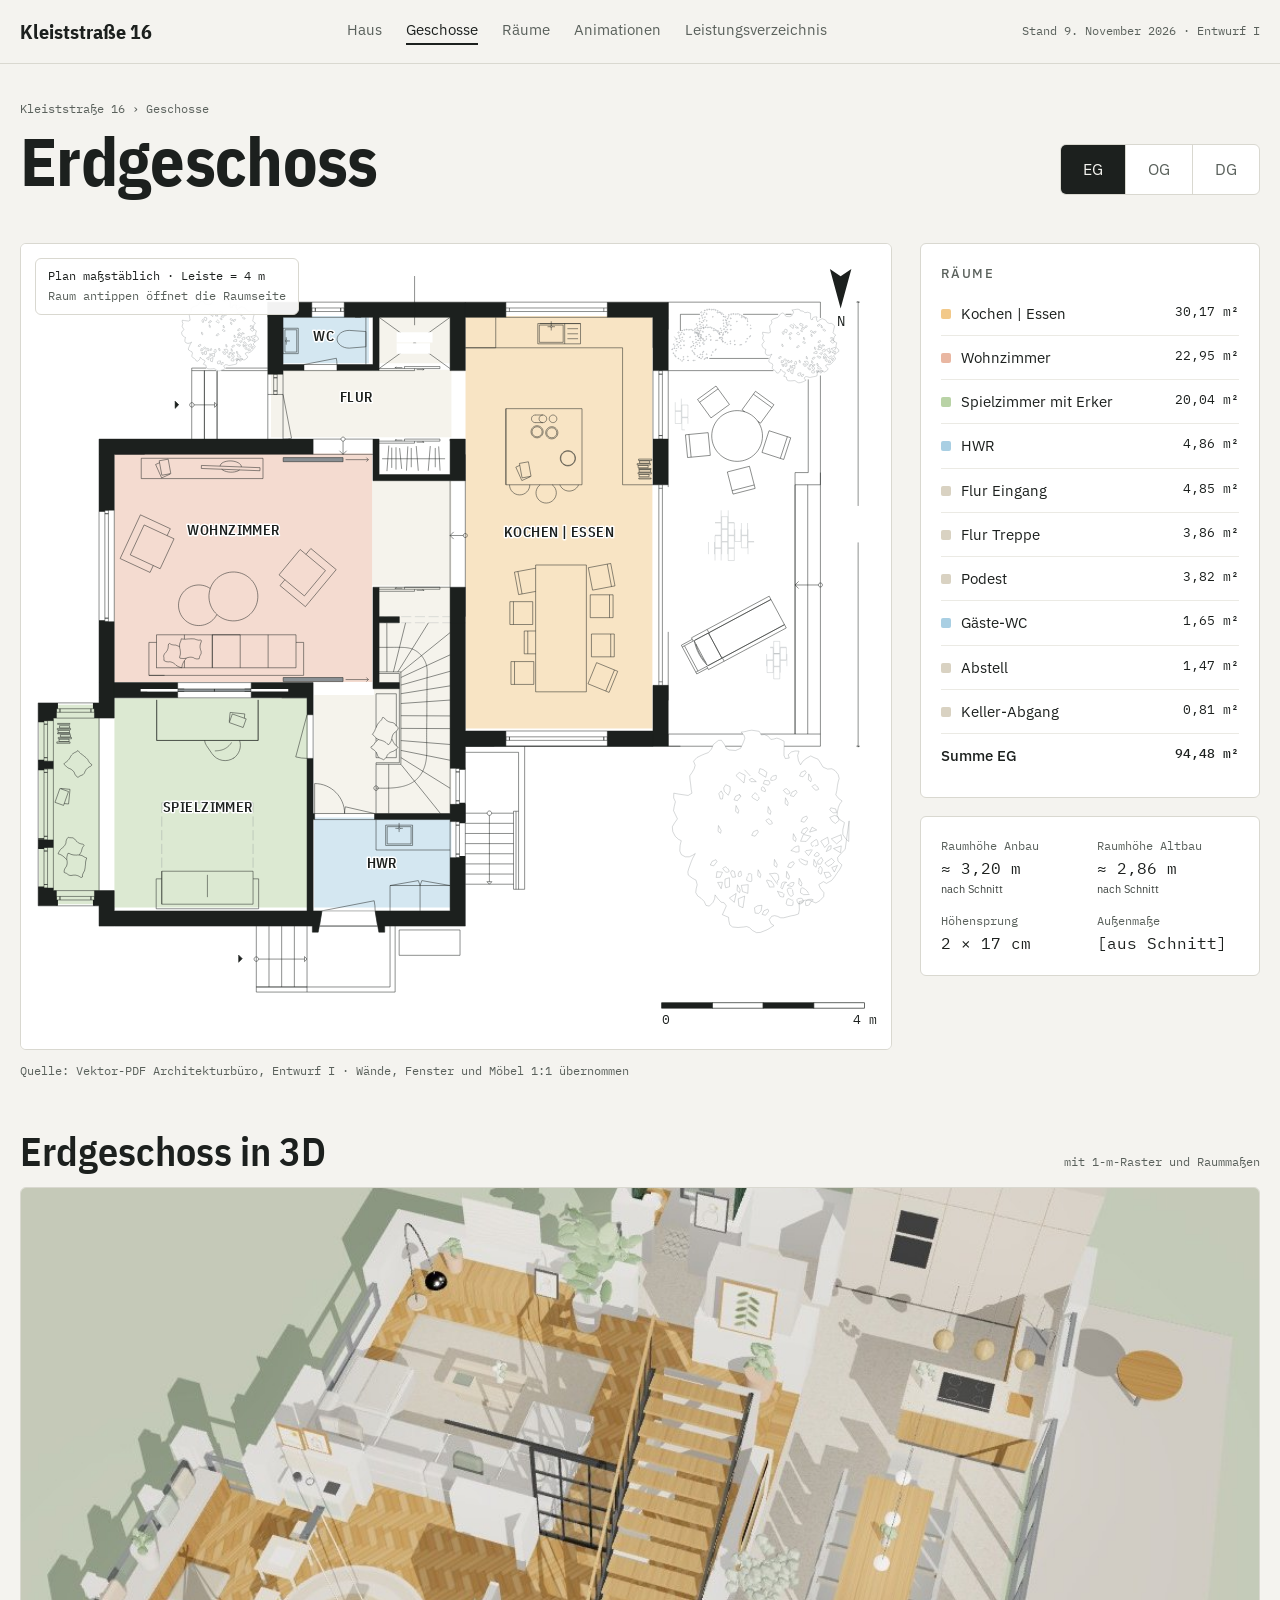
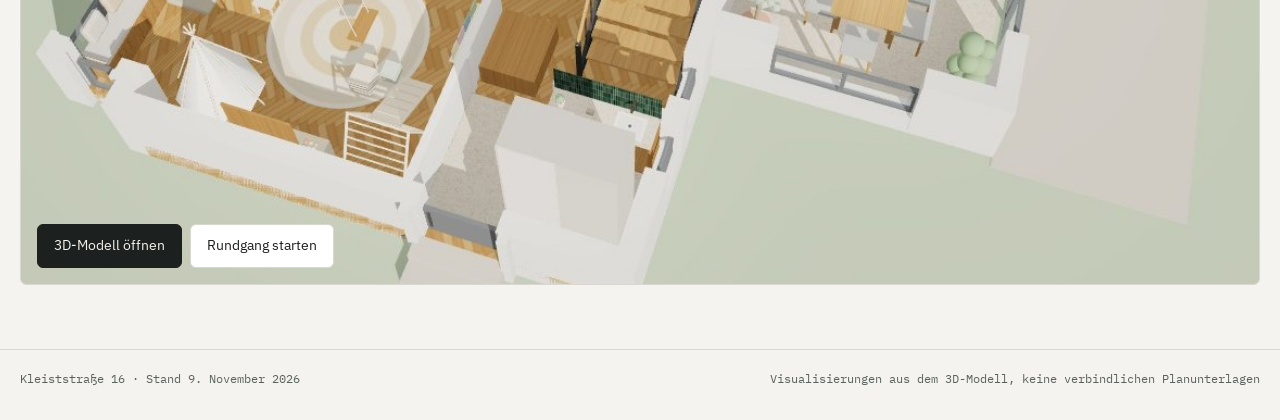
<file: eg/index.html>
<!doctype html>
<html lang="de">
<head>
<meta charset="utf-8">
<meta name="viewport" content="width=device-width, initial-scale=1, viewport-fit=cover">
<meta name="robots" content="noindex, nofollow">
<title>Erdgeschoss · Kleiststraße 16</title>
<link rel="stylesheet" href="https://fonts.googleapis.com/css2?family=IBM+Plex+Sans+Condensed:wght@400;500;600;700&family=IBM+Plex+Sans:wght@400;500&family=IBM+Plex+Mono:wght@400;500&display=swap">
<link rel="stylesheet" href="../assets/site.css?v=a70854af">

</head>
<body>
<header class="top"><nav class="in"><a class="brand" href="../index.html">Kleiststraße 16</a><div class="links"><a href="../index.html">Haus</a><a href="../eg/index.html" aria-current="page">Geschosse</a><a href="../eg/index.html#raeume">Räume</a><a href="../animationen/index.html">Animationen</a><a href="../lv/index.html">Leistungsverzeichnis</a></div><span class="stand">Stand 9. November 2026 · Entwurf I</span></nav></header>
<main class="in">
  <div class="row" style="align-items:flex-end"><div style="display:flex;flex-direction:column;gap:8px"><span class="crumb"><a href="../index.html">Kleiststraße 16</a> › Geschosse</span><h1 class="sub">Erdgeschoss</h1></div><div class="tabs"><a href="../eg/index.html" aria-current="page">EG</a><a href="../og/index.html">OG</a><a href="../dg/index.html">DG</a></div></div>
  <div class="split" id="raeume">
    <section class="main">
      <div class="planbox"><svg viewBox="342 216 486 450" role="img" aria-label="Grundriss Erdgeschoss, Räume anklickbar"><rect x="342" y="216" width="486" height="450" fill="#ffffff"/><g><a href="../raeume/kueche/index.html" aria-label="Kochen | Essen"><path class="r kue" d="M590.4 256.3H694.8V486.7H590.4z"/><text class="rn" font-size="8" stroke-width="1.6" x="642.6" y="379.8">Kochen | Essen</text></a><a href="../raeume/wohnzimmer/index.html" aria-label="Wohnzimmer"><path class="r woh" d="M394.2 333.0H538.2V460.8H394.2z"/><text class="rn" font-size="8" stroke-width="1.6" x="460.8" y="378.7">Wohnzimmer</text></a><a href="../raeume/spielzimmer/index.html" aria-label="Spielzimmer"><path class="r bue" d="M394.2 469.8H502.2V586.8H394.2zM352.1 473.4H385.9V585.0H352.1z"/><text class="rn" font-size="8" stroke-width="1.6" x="446.4" y="533.5">Spielzimmer</text></a><a href="../raeume/gaeste-wc/index.html" aria-label="WC"><path class="r nass" d="M487.8 256.3H536.4V282.6H487.8z"/><text class="rn" font-size="8" stroke-width="1.6" x="511.2" y="270.0">WC</text></a><a href="../raeume/flur/index.html" aria-label="Flur"><path class="r ver" d="M540.7 256.3H582.5V282.6H540.7zM481.7 286.2H582.5V324.0H481.7zM538.2 348.5H582.5V406.8H538.2zM539.3 407.5H582.5V425.5H539.3zM505.8 468.0H539.3V534.6H505.8zM539.3 425.5H582.5V534.6H539.3z"/><text class="rn" font-size="8" stroke-width="1.6" x="529.2" y="304.2">Flur</text></a><a href="../raeume/hwr/index.html" aria-label="HWR"><path class="r nass" d="M505.8 536.4H582.5V586.8H505.8z"/><text class="rn" font-size="8" stroke-width="1.6" x="543.6" y="564.5">HWR</text></a></g><g class="plan" pointer-events="none"><path class="Fk" d="M587.01 538.76h3.26v0.85h-3.26z M587.01 509h3.26v0.85h-3.26z M587.01 528.27h3.26v0.85h-3.26z M587.01 558.04h3.26v0.85h-3.26z M351.59 575.05h3.26v0.85h-3.26z M351.59 553.22h3.26v0.85h-3.26z M351.59 548.11h3.26v0.85h-3.26z M351.59 509.28h3.26v0.85h-3.26z M351.59 504.18h3.26v0.85h-3.26z M351.59 482.35h3.26v0.85h-3.26z M361.79 472.43h0.85v3.26h-0.85z M382.2 472.43h0.85v3.26h-0.85z M382.2 582.56h0.85v3.26h-0.85z M361.79 582.56h0.85v3.26h-0.85z M385.6 426.22h3.26v0.85h-3.26z M385.6 364.71h3.26v0.85h-3.26z M501.83 503.43h3.4v85.22h-3.4z M501.83 461.09h3.4v17.96h-3.4z M581.77 529.12h8.5v9.64h-8.5z M522.63 248.49h90.32v8.5h-90.32z M669.64 248.49h34.02v8.5h-34.02z M488.42 248.49h16.06v8.5h-16.06z M669.64 488.13h34.02v8.5h-34.02z M590.27 488.13h22.68v8.5h-22.68z M695.16 256.99h8.5v29.76h-8.5z M695.16 325.02h8.5v25.51h-8.5z M394.11 461.09h35.43v8.5h-35.43z M470.64 461.09h31.18v8.5h-31.18z M539.53 534.23h42.23v3.4h-42.23z M505.23 534.23h0.86v3.4h-0.86z M385.6 427.07h8.5v53.86h-8.5z M385.6 333.53h8.5v31.18h-8.5z M385.6 325.02h119.63v8.5h-119.63z M518.55 283.35h20.14v3.4h-20.14z M488.42 283.35h11.7v3.4h-11.7z M581.77 256.99h8.5v29.76h-8.5z M538.69 256.99h3.4v29.76h-3.4z M479.92 248.49h8.5v40.26h-8.5z M383.05 577.31h11.06v8.5h-11.06z M360.09 577.31h1.7v8.5h-1.7z M351.59 472.43h10.2v8.5h-10.2z M383.05 472.43h2.55v8.5h-2.55z M351.59 575.9h8.5v9.92h-8.5z M351.59 548.97h8.5v4.25h-8.5z M351.59 505.03h8.5v4.25h-8.5z M351.59 480.93h8.5v1.42h-8.5z M581.77 333.53h8.5v11.34h-8.5z M538.69 325.02h3.4v23.24h-3.4z M542.09 344.87h48.18v3.4h-48.18z M581.77 325.02h8.5v8.5h-8.5z M542.09 461.09h11.33v3.4h-11.33z M542.09 424.24h11.33v3.4h-11.33z M538.69 407.8h3.4v56.7h-3.4z M504.79 597.16L504.79 600.56L508.09 600.56L508.76 597.16L504.79 597.16Z M541.28 597.16L541.94 600.56L545.24 600.56L545.24 597.16L541.28 597.16Z M465.6 615.39L463.6 613.39L463.6 617.4L465.6 615.39Z M430.11 305.89L428.1 303.88L428.1 307.89L430.11 305.89Z M385.6 585.82L385.6 597.16L394.11 597.16L394.11 585.82L385.6 585.82Z M590.27 597.16L590.27 558.89L581.77 558.89L581.77 597.16L590.27 597.16Z M590.27 496.64L590.27 488.13L590.27 427.64L590.27 407.8L581.77 407.8L581.77 509L590.27 509L590.27 508.65L590.27 496.64Z M394.11 597.16L508.76 597.16L510.14 588.65L394.11 588.65L394.11 597.16Z M539.9 588.65L541.28 597.16L581.77 597.16L581.77 588.65L539.9 588.65Z M695.15 462.62L695.15 488.13L703.66 488.13L703.66 462.62L695.15 462.62Z"/>
<path class="Fd" d="M488.5 458.25h33.46v2.27h-33.46z M488.5 335.37h33.46v2.27h-33.46z M412.54 464.63h17v1.42h-17z M412.54 464.63h17v1.42h-17z M450.09 464.63h20.55v1.42h-20.55z M429.54 464.63h20.55v1.42h-20.55z"/>
<path class="Sl" d="M729.82 378.98h3.4v6.8h-3.4z M737.19 378.98h3.4v6.8h-3.4z M737.19 386.07h3.4v6.8h-3.4z M733.51 368.35h3.4v6.8h-3.4z M733.51 375.44h3.4v6.8h-3.4z M737.19 371.89h3.4v6.8h-3.4z M744.56 378.98h3.4v6.8h-3.4z M758.91 448.67h3.4v6.8h-3.4z M762.59 445.12h3.4v6.8h-3.4z M762.59 452.21h3.4v6.8h-3.4z M766.28 441.58h3.4v6.8h-3.4z M762.59 438.04h3.4v6.8h-3.4z M707.59 309.51h3.4v6.8h-3.4z M711.28 305.97h3.4v6.8h-3.4z M729.54 382.52L729.54 389.33 M726.14 389.33L726.14 382.52 M729.82 392.87L729.82 386.07 M733.51 389.33L733.51 382.52 M748.25 382.52L751.65 382.52 M748.25 389.33L748.25 382.52 M744.56 378.7L744.56 371.89 M758.62 445.12L758.62 451.93 M766.28 448.67L769.68 448.67 M766.28 455.47L766.28 448.67 M769.96 451.93L769.96 445.12 M765.99 444.84L762.59 444.84 M769.68 441.3L766.28 441.3 M760.61 441.58L762.31 441.58 M762.31 441.3L760.61 441.3 M711.28 313.06L714.68 313.06 M711.28 319.86L711.28 313.06 M712.98 319.86L711.28 319.86 M714.68 313.06L714.68 316.46 M707.59 309.23L707.59 304.41 M542.09 424.24L544.79 424.24 M546.78 424.24L552.45 424.24 M554.43 424.24L560.1 424.24 M562.09 424.24L567.75 424.24 M569.74 424.24L575.41 424.24 M577.39 424.24L581.77 424.24 M542.09 424.24L542.09 424.24 M581.77 424.24L581.77 424.24 M542.09 427.64L544.79 427.64 M546.78 427.64L552.45 427.64 M554.43 427.64L560.1 427.64 M562.09 427.64L567.75 427.64 M569.74 427.64L575.41 427.64 M577.39 427.64L581.77 427.64 M542.09 427.64L542.09 427.64 M581.77 427.64L581.77 427.64 M729.82 386.07L733.23 386.07L733.23 392.87 M733.51 382.52L736.91 382.52L736.91 389.33 M733.23 364.81L733.23 371.61L729.82 371.61 M729.82 371.89L733.23 371.89L733.23 378.7L729.82 378.7 M740.6 371.61L737.19 371.61L737.19 364.81 M744.28 375.44L744.28 382.24L740.88 382.24L740.88 375.44 M747.97 371.89L747.97 378.7L744.56 378.7 M751.65 382.24L748.25 382.24L748.25 375.44 M762.31 441.58L762.31 448.38L758.91 448.38 M710.99 302.42L710.99 309.23L707.59 309.23"/>
<path class="Sk" d="M553.31 599.31h34.02v14.17h-34.02z M488.5 458.25h33.46v2.27h-33.46z M488.5 335.37h33.46v2.27h-33.46z M409.19 335.74h68.03v11.34h-68.03z M489.49 263.93h6.59v12.47h-6.59z M698.42 286.75h1.98v1.98h-1.98z M698.42 323.04h1.98v1.98h-1.98z M698.42 288.74h1.98v34.3h-1.98z M483.18 298.1h1.98v1.98h-1.98z M483.18 288.75h1.98v1.98h-1.98z M483.18 290.73h1.98v7.37h-1.98z M504.48 251.75h1.98v1.98h-1.98z M520.64 251.75h1.98v1.98h-1.98z M506.47 251.75h14.17v1.98h-14.17z M667.66 491.39h1.98v1.98h-1.98z M612.95 491.39h1.98v1.98h-1.98z M614.93 491.39h52.73v1.98h-52.73z M354.85 503.04h1.98v1.98h-1.98z M354.85 484.33h1.98v18.71h-1.98z M354.85 509.28h1.98v1.98h-1.98z M354.85 546.98h1.98v1.98h-1.98z M354.85 511.26h1.98v35.72h-1.98z M354.85 553.22h1.98v1.98h-1.98z M354.85 573.91h1.98v1.98h-1.98z M354.85 555.2h1.98v18.71h-1.98z M381.07 580.57h1.98v1.98h-1.98z M361.79 580.57h1.98v1.98h-1.98z M363.77 580.57h17.29v1.98h-17.29z M388.86 364.71h1.98v1.98h-1.98z M388.86 425.09h1.98v1.98h-1.98z M388.86 366.69h1.98v58.4h-1.98z M381.07 475.69h1.98v1.98h-1.98z M361.79 475.69h1.98v1.98h-1.98z M363.77 475.69h17.29v1.98h-17.29z M585.03 509h1.98v1.98h-1.98z M585.03 527.14h1.98v1.98h-1.98z M585.03 510.98h1.98v16.16h-1.98z M585.03 538.76h1.98v1.98h-1.98z M585.03 556.9h1.98v1.98h-1.98z M585.03 540.75h1.98v16.16h-1.98z M615.78 449.34h12.76v12.76h-12.76z M660.75 433.93h12.76v12.76h-12.76z M660.08 412.03h12.76v12.76h-12.76z M615.18 415.86h12.76v12.76h-12.76z M363.52 485.15h5.61v1.28h-5.61z M362.29 486.67h7.4v0.77h-7.4z M362.71 487.76h6.38v1.28h-6.38z M362.43 489.24h6.89v0.51h-6.89z M364.04 490.18h5.61v1.28h-5.61z M362.81 491.7h7.4v0.77h-7.4z M363.24 492.71h5.61v1.28h-5.61z M362.01 494.23h7.4v0.77h-7.4z M362.43 483.89h6.89v0.51h-6.89z M631.62 261.31h13.34v9.64h-13.34z M687.36 344.76h5.61v1.28h-5.61z M686.81 343.75h7.4v0.77h-7.4z M687.4 342.15h6.38v1.28h-6.38z M687.18 341.43h6.89v0.51h-6.89z M686.84 339.73h5.61v1.28h-5.61z M686.29 338.72h7.4v0.77h-7.4z M687.64 337.2h5.61v1.28h-5.61z M687.09 336.19h7.4v0.77h-7.4z M687.18 346.79h6.89v0.51h-6.89z M546.62 541.59h13.34v9.64h-13.34z M510.14 588.65L539.36 582.99 M504.79 600.56L508.09 600.56 M504.79 597.16L504.79 600.56 M508.76 597.16L541.28 597.16 M539.9 588.65L510.14 588.65 M508.76 597.16L541.28 597.16 M480.57 597.16L480.57 631.17 M487.65 631.17L487.65 597.16 M494.74 597.16L494.74 631.17 M501.83 615.58L500.42 614.18 M474.72 615.58L500.42 615.58 M554.27 455.1L539.95 455.1 M554.27 455.1L554.27 506.74 M547.48 506.74L547.48 534.23 M554.27 506.74L576.37 534.23 M554.27 502.99L581.77 520.12 M554.27 498.96L581.73 504.46 M554.27 493.47L581.76 495.67 M554.27 486.67L581.77 486.8 M554.27 479.58L581.77 479.71 M554.27 472.78L581.78 470.84 M554.27 467.29L581.8 462.89 M554.27 462.47L581.82 454.76 M554.27 458.22L581.76 445.6 M554.27 455.32L581.76 433.16 M569.67 427.66L552.55 455.13 M550.09 455.13L556.91 427.66 M546.42 427.66L546.47 455.15 M541.27 520.07L540.39 520.05 M590.27 573.74L617.2 573.74 M590.27 568.07L617.2 568.07 M590.27 562.4L617.2 562.4 M590.27 556.73L617.2 556.73 M590.27 551.06L617.2 551.06 M590.27 545.39L617.2 545.39 M590.27 539.72L617.2 539.72 M618.61 532.97L618.61 576.58 M603.73 573.74L605.14 572.34 M540.39 534.23L540.39 506.74 M541.28 597.16L508.76 597.16 M540.39 505.88L540.39 505.88 M554.27 506.74L540.39 506.74 M540.39 505.88L540.39 506.74 M590.27 256.99L590.27 248.49 M501.83 597.16L501.83 634.01 M581.77 427.64L590.27 427.64 M394.11 333.53L411.11 333.53 M655.47 350.54L612.95 350.54 M564.99 574.48L564.99 588.65 M366.15 528.67L368.57 528.92 M385.6 480.93L385.6 577.31 M774.53 248.49L774.53 248.49 M703.66 248.49L788.7 248.49 M788.7 286.97L788.7 286.99 M703.66 286.75L762.41 286.75 M759.76 279.95L726.62 279.95 M769.2 255.29L772.59 255.29 M745.51 255.29L765.07 255.29 M788.7 248.49L788.7 257.33 M774.53 343.73L774.53 350.54 M781.9 343.73L781.9 291.67 M781.9 343.73L774.53 343.73 M761.06 414.61L760.09 412.79 M761.09 414.66L768.61 428.69 M768.63 428.74L769.61 430.56 M718.25 437.92L718.42 438.23 M725.51 451.47L725.34 451.14 M717.98 437.7L717.61 437.89 M725.54 451.82L725.17 452.02 M733.94 447.32L733.67 447.47 M734.18 447.19L733.94 447.32 M734.92 449.15L726.9 453.44 M734.92 449.15L769.61 430.56 M720.29 454.63L725.17 452.02 M717.61 437.89L712.73 440.51 M717.09 436.92L710.99 440.19 M711.51 441.16L712.73 440.51 M719.08 455.28L720.29 454.63 M725.69 452.99L719.6 456.26 M719.09 439.49L719.01 439.33 M724.67 449.9L719.09 439.49 M726.66 433.05L726.62 433.07 M726.7 433.02L726.66 433.05 M726.71 433.02L726.7 433.02 M743.88 423.82L726.71 433.02 M734.27 447.15L734.22 447.17 M734.28 447.14L734.27 447.15 M724.75 450.06L724.67 449.9 M725.34 451.14L724.91 450.35 M734.22 447.17L734.18 447.19 M751.46 437.94L734.28 447.14 M768.63 428.74L751.46 437.94 M718.25 437.92L718.14 437.71 M724.91 450.34L724.75 450.06 M761.06 414.61L743.88 423.82 M726.1 433.34L722.18 435.45 M729.74 449.57L733.67 447.47 M726.5 433.78L726.59 433.69 M761.06 414.61L761.09 414.66 M768.61 428.69L768.63 428.74 M733.55 447.47L733.6 447.44 M725.75 451.65L733.55 447.47 M717.09 436.92L717.61 437.89 M716.63 436.07L717.09 436.92 M722.18 435.45L718.26 437.54 M725.69 452.99L725.17 452.02 M726.15 453.84L725.69 452.99 M725.83 451.67L729.74 449.57 M734.27 447.15L734.25 447.1 M733.65 446.87L734.04 447 M734.25 447.1L734.04 447 M726.74 433.06L726.69 433.3 M734.25 447.1L768.61 428.69 M734.28 447.14L734.25 447.1 M726.13 433.53L726.36 433.76 M726.13 433.53L726.27 433.68 M726.36 433.76L726.27 433.68 M726.27 433.68L733.48 447.14 M733.6 447.44L733.67 447.47 M733.47 447.02L733.52 447.34 M733.55 447.47L733.52 447.34 M721.27 445.02L720.41 443.21 M719.09 439.49L719.59 441.13 M720.41 443.21L719.59 441.13 M720.9 445.22L719.95 443.27 M718.48 438.98L719.13 441.15 M718.25 437.92L718.48 438.98 M719.95 443.27L719.13 441.15 M724.67 449.9L723.58 448.58 M722.3 446.74L723.58 448.58 M722.3 446.74L721.27 445.02 M724.91 450.35L724.91 450.34 M722 447.09L723.31 448.95 M724.75 450.69L723.31 448.95 M720.9 445.22L722 447.09 M725.51 451.47L724.75 450.69 M716.63 436.07L717.38 435.67 M726.37 433.2L725.39 431.37 M726.15 453.84L726.9 453.44 M733.94 447.32L734.92 449.15 M710.99 440.19L711.51 441.16 M719.6 456.26L719.08 455.28 M712.73 440.51L720.29 454.63 M719.08 455.28L711.51 441.16 M774.53 406.53L776.53 404.53 M774.53 406.53L776.53 408.53 M787.57 406.53L774.53 406.53 M655.47 308.01L655.47 350.54 M612.95 308.01L655.47 308.01 M633.62 315.81L629.37 315.81 M633.62 311.56L629.37 311.56 M629.54 311.56L629.54 311.57 M629.54 315.8L629.54 315.81 M620.71 339.7L618.5 340.69 M590.27 496.64L590.27 494.47 M744.66 496.64L735.54 496.64 M788.7 489.83L755.38 489.83 M781.61 350.54L781.61 489.83 M745.4 489.83L703.66 489.83 M606.43 496.64L590.27 496.64 M599.91 489.83L590.27 489.83 M728.49 496.64L623.43 496.64 M703.66 496.64L703.66 489.83 M581.77 325.02L581.77 326.16 M590.27 333.53L590.27 424.24 M581.77 378.88L583.77 376.88 M581.77 378.88L583.77 380.89 M589.14 378.88L581.77 378.88 M538.69 333.53L505.23 333.53 M521.96 333.53L519.95 331.52 M521.96 333.53L523.96 331.52 M521.96 326.16L521.96 333.53 M505.23 325.02L520.82 325.02 M523.09 325.02L538.69 325.02 M556.26 325.02L576.1 325.02 M556.26 326.16L556.26 325.02 M576.1 325.02L576.1 326.16 M542.09 326.16L576.1 326.16 M542.09 424.24L542.09 427.64 M536.13 459.39L535 460.52 M536.13 336.51L535 337.64 M523.23 530.49L539.53 534.23 M506.08 517.5L506.08 534.23 M501.83 479.05L495.52 502.6 M542.09 407.8L581.77 407.8 M556.26 407.8L576.1 407.8 M556.26 408.93L556.26 407.8 M576.1 407.8L576.1 408.93 M542.09 408.93L576.1 408.93 M581.77 348.27L581.77 407.8 M547.53 328.63L546.48 342.92 M549.16 329.78L549.16 341.11 M551.55 329.58L551.55 342.06 M553.56 330.06L554.71 341.67 M558.16 329.11L557.39 342.63 M560.07 329.97L560.07 340.74 M562.85 328.91L564 342.73 M575.39 329.11L576.16 342.63 M573.48 329.97L573.48 340.74 M570.7 328.91L569.55 342.73 M578.97 336L543.78 336 M419.42 338.22L417.21 339.21 M551.73 488.23L551.73 496.46 M551.73 498.3L551.73 503.04 M540.39 503.04L540.39 499.92 M540.39 494.01L540.39 492.06 M540.39 486.19L540.39 467.33 M551.73 503.04L545.93 503.04 M542.09 503.04L540.39 503.04 M703.66 432.74L703.66 471.01 M445.57 496.19L445.58 496.2 M461.05 503.13L461.07 503.11 M448.77 500.85L448.65 500.68 M445.58 496.21L448.65 500.68 M466.79 480.99L467.04 478.58 M590.27 508.65L590.27 558.89 M603.73 535.3L603.73 572.34 M617.2 534.06L604.98 534.06 M602.49 534.06L590.27 534.06 M479.92 256.99L479.92 248.49 M451.57 288.17L451.57 325.02 M444.48 286.75L444.48 325.02 M488.42 300.08L479.92 300.08 M532.08 256.99L528.68 256.99 M464.39 280.29L464.39 280.31 M453.9 286.75L479.92 286.75 M451.57 288.17L451.57 287.04 M479.92 285.34L456.54 285.34 M534.72 283.35L534.72 256.99 M496.93 263.08L488.42 263.08 M488.42 263.08L488.42 277.26 M444.48 286.75L444.48 325.02 M451.57 325.02L451.57 286.75 M437.4 285.34L437.4 325.02 M437.4 286.75L451 286.75 M445.51 285.34L437.4 285.34 M451.57 305.89L450.17 304.49 M438.72 305.89L450.17 305.89 M556.26 284.49L576.1 284.49 M556.26 285.62L556.26 284.49 M576.1 284.49L576.1 285.62 M542.09 285.62L576.1 285.62 M500.12 283.35L518.21 279.85 M542.09 285.62L581.77 256.99 M542.09 256.99L581.77 285.62 M470.64 464.63L466.95 464.63 M466.95 466.05L470.64 466.05 M487.65 469.59L501.83 469.59 M450.09 464.63L450.09 466.05 M429.54 464.63L433.23 464.63 M433.23 466.05L429.54 466.05 M450.09 464.63L450.09 466.05 M612.95 251.75L669.64 251.75 M612.95 253.73L669.64 253.73 M667.66 251.75L667.66 253.73 M614.93 251.75L614.93 253.73 M700.4 352.52L698.42 352.52 M700.4 462.62L700.4 350.54 M698.42 462.62L698.42 350.54 M700.4 460.64L698.42 460.64 M508.09 600.56L510.14 588.65 M541.94 600.56L539.9 588.65 M703.66 496.64L710.46 496.64 M561.93 261.38L561.93 233.89 M505.23 503.43L505.23 479.05 M501.83 479.05L501.83 503.43 M500.12 286.75L518.55 286.75 M518.55 283.35L500.12 283.35 M638.78 262.23L640.38 262.23 M638.29 262.72L638.29 264.33 M637.8 262.23L636.2 262.23 M638.29 261.74L638.29 259.19 M553.77 542.51L555.38 542.51 M553.28 543L553.28 544.61 M552.8 542.51L551.19 542.51 M553.28 542.03L553.28 539.47 M770.23 323.66L766.29 335.8 M716.45 335.13L715.25 322.44 M721.2 304.46L731.52 296.96 M751.24 299.92L761.56 307.42 M755.23 316.13L753.65 314.98 M746.49 309.78L744.91 308.63 M751.72 350.65L739.37 353.83 M657.92 395.37L629.57 395.37 M499.93 438.62L495.67 438.62 M480.08 434.37L480.08 452.8 M464.49 434.37L464.49 452.8 M495.67 434.37L495.67 452.8 M499.93 457.05L499.93 438.62 M448.9 434.37L495.67 434.37 M448.9 434.37L448.9 452.8 M448.9 434.37L448.9 452.8 M417.72 434.37L417.72 452.8 M417.72 434.37L464.49 434.37 M413.47 438.62L417.72 438.62 M413.47 457.05L413.47 438.62 M417.96 452.8L417.72 452.8 M422.21 457.05L413.47 457.05 M495.67 452.8L417.72 452.8 M499.93 457.05L413.47 457.05 M500.91 418.65L486.73 406.87 M518.12 397.94L503.95 386.16 M500.91 418.65L518.12 397.94 M497.96 386.71L486.18 400.88 M503.95 386.16L501.23 389.43 M486.73 406.87L489.45 403.6 M486.18 400.88L500.35 412.66 M497.96 386.71L512.13 398.49 M500.35 412.66L512.13 398.49 M397.4 391.77L414.12 399.52 M408.73 367.34L425.44 375.09 M397.4 391.77L408.73 367.34 M427.51 380.74L419.76 397.45 M425.44 375.09L423.65 378.95 M414.12 399.52L415.9 395.66 M419.76 397.45L403.05 389.7 M427.51 380.74L410.8 372.99 M403.05 389.7L410.8 372.99 M433.31 448.85L433.31 452.8 M433.31 434.37L433.31 436.83 M471.67 566.49L471.67 584.91 M474.79 570.74L471.67 570.74 M474.79 587.46L474.79 570.74 M420.65 566.49L420.65 584.91 M420.65 566.49L420.65 584.91 M417.53 570.74L420.65 570.74 M417.53 587.46L417.53 570.74 M471.67 566.49L420.65 566.49 M420.65 584.91L471.67 584.91 M417.53 587.46L474.79 587.46 M534.72 273.43L534.72 264.92 M525.42 264.27L534.72 264.92 M525.42 274.19L534.72 273.43 M490.19 269.68L490.19 268.08 M490.67 270.17L492.28 270.17 M490.19 270.66L490.19 272.27 M617.77 449.34L617.77 462.1 M673.61 454.02L668.78 465.82 M629.57 466.24L657.92 466.24 M629.57 395.37L629.57 466.24 M657.92 466.24L657.92 395.37 M671.52 433.93L671.52 446.69 M670.85 412.03L670.85 424.78 M669.58 394.88L671.96 407.41 M617.17 415.86L617.17 428.61 M620.04 411.91L617.72 399.36 M619.67 399L621.99 411.55 M629.57 410.14L620.04 411.91 M617.72 399.36L629.57 397.17 M623.19 445L623.19 432.25 M625.18 432.25L625.18 445 M629.57 445L623.19 445 M623.19 432.25L629.57 432.25 M488.42 300.08L493.16 324.57 M510.14 588.65L508.76 597.16 M541.28 597.16L539.9 588.65 M695.16 325.02L703.66 325.02 M703.66 286.75L695.16 286.75 M695.15 462.62L703.66 462.62 M703.66 350.54L695.16 350.54 M470.64 469.59L470.64 461.09 M429.54 461.09L429.54 469.59 M518.55 286.75L518.55 283.35 M500.12 283.35L500.12 286.75 M488.42 288.75L479.92 288.75 M522.63 256.99L522.63 248.49 M504.48 248.49L504.48 256.99 M669.64 256.99L669.64 248.49 M612.95 248.49L612.95 256.99 M612.95 488.13L612.95 496.64 M669.64 496.64L669.64 488.13 M360.09 482.35L351.59 482.35 M351.59 505.03L360.09 505.03 M360.09 509.28L351.59 509.28 M351.59 548.97L360.09 548.97 M360.09 553.22L351.59 553.22 M351.59 575.9L360.09 575.9 M383.05 585.82L383.05 577.31 M361.79 577.31L361.79 585.82 M394.11 364.71L385.6 364.71 M385.6 427.07L394.11 427.07 M383.05 480.93L383.05 472.43 M361.79 472.43L361.79 480.93 M539.53 537.63L539.53 534.23 M506.08 534.23L506.08 537.63 M505.23 479.05L501.83 479.05 M501.83 503.43L505.23 503.43 M590.27 509L581.77 509 M581.77 529.12L590.27 529.12 M590.27 538.76L581.77 538.76 M581.77 558.89L590.27 558.89 M501.83 469.59L501.83 479.05 M505.23 534.23L505.23 503.43 M394.11 588.65L394.11 585.82 M590.27 597.16L590.27 558.89 M590.27 538.76L590.27 529.12 M581.77 529.12L581.77 534.23 M581.77 537.63L581.77 538.76 M581.77 558.89L581.77 588.65 M581.77 597.16L590.27 597.16 M394.11 597.16L508.76 597.16 M541.28 597.16L581.77 597.16 M581.77 588.65L539.9 588.65 M510.14 588.65L394.11 588.65 M703.66 248.49L669.64 248.49 M612.95 248.49L522.63 248.49 M504.48 248.49L488.42 248.49 M488.42 256.99L504.48 256.99 M522.63 256.99L538.69 256.99 M542.09 256.99L581.77 256.99 M590.27 256.99L612.95 256.99 M703.66 256.99L703.66 248.49 M590.27 496.64L612.95 496.64 M695.15 488.13L669.64 488.13 M695.16 256.99L695.16 286.75 M695.16 325.02L695.16 350.54 M695.15 462.62L695.15 488.13 M703.66 488.13L703.66 462.62 M703.66 350.54L703.66 325.02 M703.66 286.75L703.66 256.99 M394.11 469.59L429.54 469.59 M470.64 469.59L501.83 469.59 M501.83 461.09L470.64 461.09 M505.23 537.63L506.08 537.63 M539.53 537.63L581.77 537.63 M506.08 534.23L505.23 534.23 M385.6 333.53L385.6 364.71 M385.6 427.07L385.6 472.43 M385.6 480.93L394.11 480.93 M394.11 364.71L394.11 333.53 M538.69 283.35L518.55 283.35 M500.12 283.35L488.42 283.35 M488.42 286.75L500.12 286.75 M518.55 286.75L538.69 286.75 M542.09 286.75L542.09 256.99 M538.69 256.99L538.69 283.35 M538.69 286.75L542.09 286.75 M488.42 288.75L488.42 286.75 M488.42 283.35L488.42 256.99 M360.09 585.82L361.79 585.82 M383.05 585.82L385.6 585.82 M361.79 577.31L360.09 577.31 M385.6 472.43L383.05 472.43 M360.09 480.93L361.79 480.93 M383.05 480.93L385.6 480.93 M351.59 480.93L351.59 482.35 M351.59 505.03L351.59 509.28 M351.59 548.97L351.59 553.22 M360.09 577.31L360.09 575.9 M360.09 553.22L360.09 548.97 M360.09 509.28L360.09 505.03 M360.09 482.35L360.09 480.93 M581.77 333.53L581.77 344.87 M590.27 344.87L590.27 333.53 M581.77 344.87L542.09 344.87 M581.77 325.02L581.77 333.53 M542.09 461.09L542.09 427.64 M581.77 538.76L581.77 558.89 M581.77 509L581.77 529.12 M506.08 537.63L539.53 537.63 M539.53 534.23L506.08 534.23 M361.79 480.93L383.05 480.93 M383.05 472.43L361.79 472.43 M394.11 427.07L394.11 364.71 M385.6 364.71L385.6 427.07 M361.79 585.82L383.05 585.82 M383.05 577.31L361.79 577.31 M360.09 575.9L360.09 553.22 M351.59 553.22L351.59 575.9 M360.09 548.97L360.09 509.28 M351.59 509.28L351.59 548.97 M360.09 505.03L360.09 482.35 M351.59 482.35L351.59 505.03 M669.64 488.13L612.95 488.13 M612.95 496.64L669.64 496.64 M612.95 256.99L669.64 256.99 M669.64 248.49L612.95 248.49 M504.48 256.99L522.63 256.99 M522.63 248.49L504.48 248.49 M479.92 300.09L479.92 325.02 M488.42 325.02L488.42 300.08 M479.92 300.08L479.92 300.09 M488.42 300.08L488.42 288.75 M479.92 288.75L479.92 300.09 M488.42 300.09L488.42 300.08 M429.54 469.59L470.64 469.59 M470.64 461.09L429.54 461.09 M703.66 351.84L703.66 350.54 M695.16 286.75L695.16 325.02 M703.66 325.02L703.66 286.75 M810.08 496.94L809.49 496.34 M810.08 248.78L809.49 248.19 M809.78 496.64L808.79 496.64 M809.78 496.64L810.78 496.64 M809.78 248.49L808.79 248.49 M809.78 248.49L810.78 248.49 M809.78 496.64L809.78 497.23 M809.78 248.49L809.78 247.89 M809.78 362.36L809.78 248.49 M645.81 271.79L645.81 260.46 M654.65 260.46L631.83 260.46 M653.27 268.92L647.32 268.92 M653.27 263.33L647.32 263.33 M653.27 266.17L647.32 266.17 M560.8 552.08L560.8 540.74 M560.8 540.74L546.83 540.74 M560.8 552.08L545.77 552.08 M360.98 528L363.73 520.26 M364.29 520.46L364.31 520.23 M625.53 337.7L627 345.78 M626.42 345.89L626.52 346.1 M424.24 336.22L425.71 344.3 M425.13 344.41L425.23 344.62 M446.16 568.5L446.16 580.97 M466.12 486.17L458.38 483.42 M458.58 482.86L458.35 482.84 M539.9 588.65C539.9 586.75 539.72 584.86 539.36 582.99 M545.24 597.16L545.24 600.56L541.94 600.56 M551.06 597.16L551.06 634.01L473.48 634.01L473.48 597.16 M501.83 631.17L473.48 631.17L548.22 631.17L548.22 597.16 M501.83 615.58L500.42 616.99L500.42 614.18 M474.72 615.58C474.72 614.9 474.17 614.34 473.48 614.34 M473.48 614.34C472.79 614.34 472.23 614.9 472.23 615.58 M472.23 615.58C472.23 616.27 472.79 616.83 473.48 616.83 M473.48 616.83C474.17 616.83 474.72 616.27 474.72 615.58 M540.39 505.88L553.42 505.88L553.42 455.99L539.95 455.99 M539.95 441.39L541.57 441.39L543.2 441.39L544.82 441.39L546.44 441.39L548.2 441.38L549.96 441.37L550.84 441.37L551.73 441.37L552.61 441.37L553.5 441.38L553.95 441.38L554.4 441.39L554.85 441.4L555.3 441.42L555.75 441.44L556.2 441.46L556.43 441.48L556.65 441.5L556.87 441.52L557.1 441.54L557.32 441.56L557.54 441.59L557.76 441.62L557.98 441.65L558.2 441.69L558.42 441.72L558.64 441.77L558.85 441.81L559.07 441.86 M559.07 441.86L559.28 441.91L559.5 441.96L559.71 442.02L559.92 442.08L560.13 442.15L560.34 442.22L560.55 442.29L560.73 442.36L560.92 442.44L561.11 442.52L561.29 442.6L561.47 442.68L561.65 442.77L561.83 442.86L562.01 442.96L562.19 443.06L562.36 443.16L562.53 443.26L562.71 443.37L562.88 443.48L563.05 443.59L563.21 443.71L563.38 443.82L563.54 443.94L563.7 444.07L563.86 444.19L564.02 444.32L564.18 444.46L564.33 444.59L564.49 444.73L564.64 444.86L564.79 445.01L564.93 445.15L565.08 445.29L565.22 445.44L565.36 445.59L565.5 445.74L565.64 445.9L565.77 446.05L565.9 446.21L566.03 446.36L566.15 446.52L566.27 446.68L566.39 446.84L566.51 447L566.62 447.16L566.73 447.33L566.84 447.49L566.95 447.66L567.05 447.83 M567.05 447.83L567.16 448L567.26 448.17L567.35 448.34L567.45 448.52L567.54 448.69L567.63 448.87L567.71 449.05L567.8 449.23L567.88 449.41L567.96 449.59L568.03 449.77L568.1 449.95L568.17 450.14L568.24 450.32L568.3 450.51L568.36 450.7L568.42 450.88L568.47 451.07L568.52 451.26L568.57 451.45L568.61 451.64L568.66 451.84L568.7 452.05L568.74 452.25L568.77 452.46L568.8 452.67L568.83 452.88L568.85 453.08L568.87 453.29L568.89 453.5L568.91 453.71L568.92 453.92L568.93 454.13L568.95 454.55L568.96 454.98L568.96 455.4L568.96 455.83L568.95 456.25L568.94 456.68L568.92 457.53L568.89 458.38L568.87 459.21L568.86 460.03L568.85 460.85L568.85 461.68L568.85 463.32L568.86 464.96L568.85 466.65L568.84 468.35L568.83 470.05 M568.83 470.05L568.82 471.75L568.81 473.73L568.8 475.7L568.79 477.68L568.78 479.65L568.74 483.4L568.7 487.14L568.69 488.08L568.68 489.01L568.68 489.95L568.68 490.89L568.68 491.82L568.68 492.76L568.69 493.69L568.7 494.63L568.72 495.53L568.74 496.43L568.75 497.33L568.76 498.23L568.76 498.68L568.76 499.13L568.75 499.59L568.74 500.04L568.73 500.49L568.71 500.94L568.69 501.39L568.66 501.84L568.64 502.13L568.62 502.41L568.59 502.69L568.56 502.98L568.53 503.26L568.5 503.54L568.46 503.82L568.42 504.1L568.38 504.38L568.34 504.66L568.29 504.94L568.24 505.22L568.18 505.5L568.13 505.78L568.07 506.06L568 506.34L567.94 506.61L567.86 506.89L567.79 507.16L567.71 507.43L567.63 507.7L567.55 507.97L567.46 508.24 M567.46 508.24L567.36 508.51L567.27 508.77L567.16 509.04L567.06 509.3L566.95 509.56L566.84 509.82L566.72 510.08L566.6 510.34L566.47 510.59L566.36 510.79L566.26 510.99L566.15 511.19L566.03 511.39L565.92 511.59L565.8 511.79L565.67 511.98L565.55 512.17L565.42 512.36L565.29 512.55L565.16 512.74L565.03 512.92L564.89 513.11L564.75 513.29L564.61 513.47L564.46 513.64L564.31 513.82L564.16 513.99L564.01 514.16L563.86 514.33L563.7 514.5L563.54 514.66L563.38 514.82L563.22 514.98L563.05 515.14L562.88 515.29L562.71 515.44L562.54 515.59L562.37 515.73L562.19 515.87L562.02 516.01L561.84 516.15L561.65 516.29L561.46 516.42L561.27 516.55L561.08 516.68L560.88 516.8L560.69 516.92L560.49 517.04L560.29 517.16L560.09 517.27 M560.09 517.27L559.88 517.38L559.68 517.49L559.47 517.59L559.26 517.69L559.05 517.79L558.84 517.89L558.63 517.98L558.42 518.07L558.2 518.16L557.98 518.24L557.77 518.33L557.55 518.41L557.33 518.48L557.11 518.56L556.88 518.63L556.66 518.7L556.43 518.77L556.21 518.84L555.98 518.9L555.75 518.97L555.52 519.03L555.29 519.08L555.06 519.14L554.83 519.19L554.6 519.24L554.37 519.29L554.14 519.34L553.67 519.43L553.2 519.51L552.72 519.59L552.25 519.66L551.77 519.72L551.29 519.78L550.82 519.83L550.34 519.88L549.86 519.92L549.38 519.95L548.9 519.98L548.43 520.01L547.95 520.03L547.48 520.05L547.03 520.07L546.58 520.08L546.13 520.09L545.68 520.09L544.79 520.1L543.91 520.1L543.03 520.09L542.15 520.08L541.27 520.07 M541.63 520.05C541.63 519.36 541.08 518.81 540.39 518.81 M540.39 518.81C539.7 518.81 539.15 519.36 539.15 520.05 M539.15 520.05C539.15 520.74 539.7 521.3 540.39 521.3 M540.39 521.3C541.08 521.3 541.63 520.74 541.63 520.05 M590.27 496.64L623.43 496.64L623.43 576.58L617.2 576.58L617.2 534.06 M620.03 532.97L617.2 532.97L617.2 534.06 M620.03 576.58L620.03 500.04L590.27 500.04 M603.73 573.74L602.33 572.34L605.14 572.34 M604.98 534.06C604.98 533.37 604.42 532.81 603.73 532.81 M603.73 532.81C603.05 532.81 602.49 533.37 602.49 534.06 M602.49 534.06C602.49 534.74 603.05 535.3 603.73 535.3 M603.73 535.3C604.42 535.3 604.98 534.74 604.98 534.06 M695.16 256.99L695.16 256.99L695.16 274 M695.16 350.54L678.15 350.54L678.15 274L607.28 274 M607.28 274L607.28 274L590.27 274L607.28 274L607.28 256.99 M540.39 537.63L540.39 554.63L581.77 554.63 M548.22 588.65L548.22 574.48L581.77 574.48 M564.99 574.48L564.02 571.73L548.22 574.48 M564.99 574.48L565.97 571.73L581.77 574.48 M360.98 528L365.78 529.71L368.54 521.97L363.73 520.26 M368.57 528.92L369.39 520.74L364.31 520.23 M614.98 350.54C614.98 353.67 617.51 356.2 620.64 356.2 M620.64 356.2C623.78 356.2 626.31 353.67 626.31 350.54 M632.06 350.54C629.55 352.41 629.03 355.96 630.9 358.47 M630.9 358.47C632.77 360.98 636.33 361.5 638.84 359.63 M638.84 359.63C641.35 357.75 641.86 354.2 639.99 351.69 M639.99 351.69C639.65 351.23 639.24 350.83 638.77 350.49 M643.07 350.54C644.24 353.44 647.54 354.84 650.45 353.67 M650.45 353.67C651.87 353.1 653.01 351.96 653.58 350.54 M703.66 248.49L703.66 248.49L703.66 263.79 M710.46 264.56L710.46 255.29L721.37 255.29 M774.53 350.54L788.7 350.54L788.7 343.73 M726.1 433.34L726.37 433.2L726.62 433.07 M717.38 435.67L725.39 431.37L760.09 412.79 M719.01 439.33L718.85 439.03L718.42 438.23 M726.69 433.3L726.69 433.46L726.59 433.69 M761.09 414.66L726.74 433.06L726.71 433.02 M726.1 433.34L726.09 433.41L718.23 437.62 M733.47 447.02L726.36 433.76L726.5 433.78 M789.83 406.53C789.83 405.9 789.33 405.4 788.7 405.4 M788.7 405.4C788.07 405.4 787.57 405.9 787.57 406.53 M787.57 406.53C787.57 407.16 788.07 407.66 788.7 407.66 M788.7 407.66C789.33 407.66 789.83 407.16 789.83 406.53 M612.95 308.01L612.95 350.54L612.95 308.01 M633.62 315.81L634.05 315.77L634.45 315.64L634.81 315.45L635.12 315.19L635.38 314.87L635.58 314.51L635.7 314.11L635.75 313.68L635.7 313.26L635.58 312.86L635.38 312.5L635.12 312.18L634.81 311.92L634.45 311.73L634.05 311.6L633.62 311.56L633.19 311.6L632.79 311.73L632.43 311.92L632.12 312.18L631.86 312.5L631.66 312.86L631.54 313.26L631.5 313.68L631.54 314.11L631.66 314.51L631.86 314.87L632.12 315.19L632.43 315.45L632.79 315.64L633.19 315.77L633.41 315.79L633.62 315.81 M639.29 315.81L639.72 315.77L640.12 315.64L640.48 315.45L640.8 315.19L641.06 314.87L641.25 314.51L641.38 314.11L641.42 313.68L641.38 313.26L641.25 312.86L641.06 312.5L640.8 312.18L640.48 311.92L640.12 311.73L639.72 311.6L639.29 311.56L638.87 311.6 M638.87 311.6L638.47 311.73L638.11 311.92L637.79 312.18L637.53 312.5L637.34 312.86L637.21 313.26L637.17 313.68L637.21 314.11L637.34 314.51L637.53 314.87L637.79 315.19L638.11 315.45L638.47 315.64L638.87 315.77L639.08 315.79L639.29 315.81 M629.54 311.57L629.11 311.57L628.7 311.67L628.33 311.83L627.99 312.06L627.71 312.36L627.49 312.7L627.33 313.09L627.25 313.51L627.26 313.94L627.35 314.35L627.52 314.73L627.75 315.06L628.04 315.35L628.39 315.57L628.77 315.73L629.2 315.8L629.24 315.81L629.28 315.81L629.33 315.81L629.37 315.81L629.41 315.81L629.46 315.81L629.5 315.81L629.54 315.8 M638.58 324.31C640.14 324.32 641.4 323.06 641.4 321.5 M641.4 321.5C641.41 319.95 640.15 318.68 638.59 318.68 M638.59 318.68C637.04 318.68 635.78 319.93 635.77 321.49 M635.77 321.49C635.77 323.04 637.02 324.31 638.58 324.31 M638.58 324.31C638.6 324.31 638.61 324.31 638.63 324.31 M630.37 324.31C632.23 324.32 633.75 322.81 633.76 320.94 M633.76 320.94C633.76 319.08 632.25 317.56 630.38 317.55 M630.38 317.55C628.52 317.55 627 319.06 627 320.92 M627 320.92C626.99 322.79 628.5 324.31 630.37 324.31 M630.37 324.31C630.39 324.31 630.41 324.31 630.43 324.31 M641.99 321.5C641.99 319.62 640.47 318.09 638.59 318.09 M638.59 318.09C636.71 318.09 635.19 319.62 635.19 321.5 M635.19 321.5C635.19 323.37 636.71 324.9 638.59 324.9 M638.59 324.9C640.47 324.9 641.99 323.37 641.99 321.5 M633.21 320.93C633.21 319.37 631.94 318.1 630.38 318.1 M630.38 318.1C628.81 318.1 627.54 319.37 627.54 320.93 M627.54 320.93C627.54 322.5 628.81 323.77 630.38 323.77 M630.38 323.77C631.94 323.77 633.21 322.5 633.21 320.93 M625.53 337.7L620.51 338.61L621.98 346.7L627 345.78 M618.5 340.69L621.86 348.19L626.52 346.1 M651.84 335.75C651.84 333.4 649.94 331.49 647.59 331.49 M647.59 331.49C645.24 331.49 643.34 333.4 643.34 335.75 M643.34 335.75C643.34 338.09 645.24 340 647.59 340 M647.59 340C649.94 340 651.84 338.09 651.84 335.75 M651.56 335.75C651.56 333.55 649.78 331.78 647.59 331.78 M647.59 331.78C645.4 331.78 643.62 333.55 643.62 335.75 M643.62 335.75C643.62 337.94 645.4 339.72 647.59 339.72 M647.59 339.72C649.78 339.72 651.56 337.94 651.56 335.75 M788.7 289.48L788.7 496.64L768.43 496.64 M774.53 489.83L774.53 350.54L774.53 489.83 M465.6 615.39L463.6 613.39L465.6 615.39L463.6 617.4L463.6 613.39 M590.27 496.64L695.15 496.64L695.15 489.83 M590.27 377.75C589.64 377.75 589.14 378.26 589.14 378.88 M589.14 378.88C589.14 379.51 589.64 380.02 590.27 380.02 M590.27 380.02C590.9 380.02 591.4 379.51 591.4 378.88 M591.4 378.88C591.4 378.26 590.9 377.75 590.27 377.75 M521.96 323.89C521.33 323.89 520.82 324.4 520.82 325.02 M520.82 325.02C520.82 325.65 521.33 326.16 521.96 326.16 M521.96 326.16C522.58 326.16 523.09 325.65 523.09 325.02 M523.09 325.02C523.09 324.4 522.58 323.89 521.96 323.89 M561.93 326.16L561.93 327.29L542.09 327.29 M555.12 325.59L551.16 325.59L551.56 325.19L551.16 325.59L551.56 325.99 M563.06 326.72L567.03 326.72L566.63 326.32L567.03 326.72L566.63 327.12 M523.38 459.39L536.13 459.39L535 458.25 M523.38 336.51L536.13 336.51L535 335.37 M523.23 530.49C522.95 531.71 522.81 532.97 522.81 534.23 M522.81 534.23C522.81 524.99 515.32 517.5 506.08 517.5 M495.52 502.6C497.57 503.15 499.69 503.43 501.83 503.43 M461.25 399.29C453.71 398.97 447.34 404.83 447.03 412.37 M447.03 412.37C446.71 419.91 452.57 426.28 460.11 426.59 M460.11 426.59C467.65 426.91 474.02 421.05 474.33 413.51 M474.33 413.51C474.65 405.97 468.79 399.6 461.25 399.29 M447.75 408.51C442.58 404.97 435.53 406.3 432 411.47 M432 411.47C428.46 416.65 429.79 423.7 434.96 427.23 M434.96 427.23C440.13 430.76 447.19 429.44 450.72 424.26 M450.72 424.26C450.99 423.87 451.24 423.45 451.46 423.02 M561.93 408.93L561.93 410.06L542.09 410.06 M555.12 408.36L551.16 408.36L551.56 407.96L551.16 408.36L551.56 408.76 M563.06 409.5L567.03 409.5L566.63 409.1L567.03 409.5L566.63 409.9 M442.82 339.73L475.57 340.99L475.51 342.69L442.76 341.43L442.82 339.73 M424.24 336.22L419.22 337.13L420.69 345.22L425.71 344.3 M417.21 339.21L420.57 346.71L425.23 344.62 M465.15 340.59C465.21 338.86 462.6 337.35 459.32 337.22 M459.32 337.22C456.03 337.1 453.32 338.4 453.25 340.13 M454.13 341.87C455.86 343.39 459.52 343.95 462.32 343.12 M462.32 343.12C463.04 342.91 463.66 342.61 464.13 342.25 M540.39 467.33L551.73 467.33L551.73 485.33 M450.31 499.26L450.8 499.23L451.29 499.2L451.53 499.18L451.78 499.16L452.02 499.13L452.27 499.11L452.51 499.07L452.75 499.04L452.99 499L453.23 498.96L453.47 498.91L453.71 498.86L453.95 498.8L454.19 498.73L454.36 498.68L454.54 498.62L454.72 498.55L454.9 498.49L455.07 498.42L455.24 498.35L455.42 498.27L455.59 498.19L455.76 498.1L455.93 498.02L456.09 497.93L456.26 497.83L456.42 497.74L456.58 497.64L456.74 497.53L456.9 497.43L457.06 497.32L457.21 497.2L457.36 497.09L457.51 496.97L457.66 496.85L457.8 496.73L457.94 496.6L458.08 496.47L458.22 496.34L458.35 496.21L458.48 496.07L458.61 495.93L458.73 495.79L458.85 495.65L458.97 495.5L459.09 495.35L459.23 495.16L459.37 494.95L459.51 494.75L459.64 494.54 M448.77 500.85C451.52 504.86 457 505.89 461.01 503.14 M461.01 503.14C461.02 503.13 461.03 503.12 461.04 503.12 M460.75 503.36C463.96 501.16 465.35 497.12 464.16 493.41 M444.61 493.41C444.68 494.41 445.01 495.36 445.58 496.18 M466.12 486.17L467.83 481.36L460.09 478.61L458.38 483.42 M467.04 478.58L458.86 477.76L458.35 482.84 M488.42 277.26L496.93 277.26L496.93 263.08 M438.72 305.89C438.72 305.2 438.16 304.64 437.48 304.64 M437.48 304.64C436.79 304.64 436.23 305.2 436.23 305.89 M436.23 305.89C436.23 306.58 436.79 307.13 437.48 307.13 M437.48 307.13C438.16 307.13 438.72 306.58 438.72 305.89 M430.11 305.89L428.1 303.88L430.11 305.89L428.1 307.89L428.1 303.88 M451.57 305.89L450.17 307.29L450.17 304.49 M561.93 285.62L561.93 286.75L542.09 286.75 M555.12 285.05L551.16 285.05L551.56 284.65L551.16 285.05L551.56 285.45 M563.06 286.19L567.03 286.19L566.63 285.79L567.03 286.19L566.63 286.59 M518.55 283.35C518.55 282.18 518.43 281 518.21 279.85 M450.09 464.63L470.64 464.63L470.64 466.05L450.09 466.05 M450.09 464.63L429.54 464.63L429.54 466.05L450.09 466.05 M356.83 482.35L356.83 484.33L354.85 484.33 M354.85 484.33L354.85 482.35L356.83 482.35 M638.78 262.23C638.78 261.96 638.56 261.74 638.29 261.74 M638.29 261.74C638.02 261.74 637.8 261.96 637.8 262.23 M637.8 262.23C637.8 262.5 638.02 262.72 638.29 262.72 M638.29 262.72C638.56 262.72 638.78 262.5 638.78 262.23 M553.77 542.51C553.77 542.24 553.55 542.03 553.28 542.03 M553.28 542.03C553.02 542.03 552.8 542.24 552.8 542.51 M552.8 542.51C552.8 542.78 553.02 543 553.28 543 M553.28 543C553.55 543 553.77 542.78 553.77 542.51 M756.33 323.28C756.33 315.45 749.98 309.1 742.15 309.1 M742.15 309.1C734.33 309.1 727.98 315.45 727.98 323.28 M727.98 323.28C727.98 331.1 734.33 337.45 742.15 337.45 M742.15 337.45C749.98 337.45 756.33 331.1 756.33 323.28 M756.05 332.47L759.99 320.34L772.12 324.28L768.18 336.41L756.05 332.47 M725.97 321.42L727.17 334.12L714.47 335.32L713.27 322.62L725.97 321.42 M737.86 305.68L727.54 313.18L720.04 302.86L730.36 295.36L737.86 305.68 M744.91 308.63L752.41 298.31L762.73 305.81L755.23 316.13 M736.69 343.39L749.04 340.22L752.22 352.58L739.86 355.75L736.69 343.39 M525.44 264.27C521.68 264.26 518.63 266.48 518.62 269.22 M518.62 269.22C518.61 271.96 521.65 274.18 525.41 274.19 M525.41 274.19C525.41 274.19 525.42 274.19 525.42 274.19 M490.19 269.68C489.92 269.68 489.7 269.9 489.7 270.17 M489.7 270.17C489.7 270.44 489.92 270.66 490.19 270.66 M490.19 270.66C490.45 270.66 490.67 270.44 490.67 270.17 M490.67 270.17C490.67 269.9 490.45 269.68 490.19 269.68 M658.81 461.74L663.64 449.94L675.45 454.77L670.62 466.57L658.81 461.74 M659 396.89L661.38 409.42L673.91 407.04L671.53 394.51L659 396.89 M488.42 325.02C490.01 325.02 491.6 324.87 493.16 324.57 M501.83 503.43L501.83 588.65L505.23 588.65L505.23 588.65L505.23 537.63 M505.23 479.05L505.23 461.09L501.83 461.09 M385.6 585.82L385.6 597.16L394.11 597.16 M590.27 509L590.27 508.65L590.27 496.64 M590.27 488.13L590.27 427.64L590.27 407.8L581.77 407.8L581.77 424.24L581.77 509 M669.64 256.99L695.15 256.99L695.16 256.99 M669.64 496.64L703.66 496.64L703.66 488.13 M612.95 488.13L590.27 488.13L590.27 488.13 M429.54 461.09L394.11 461.09L394.11 469.59 M581.77 534.23L540.39 534.23L539.53 534.23 M394.11 480.93L394.11 469.59L394.11 461.09L394.11 427.07 M505.23 325.02L488.42 325.02L479.92 325.02L385.6 325.02L385.6 333.53 M394.11 333.53L505.23 333.53L505.23 325.02 M581.77 256.99L581.77 286.75L590.27 286.75L590.27 256.99 M488.42 248.49L479.92 248.49L479.92 288.75 M394.11 585.82L394.11 577.31L383.05 577.31 M361.79 472.43L351.59 472.43L351.59 480.93 M351.59 575.9L351.59 585.82L360.09 585.82 M538.69 325.02L538.69 333.53L538.69 348.27L542.09 348.27 M542.09 344.87L542.09 325.02L538.69 325.02 M542.09 348.27L590.27 348.27L590.27 348.27L590.27 344.87 M590.27 333.53L590.27 325.02L581.77 325.02 M542.09 464.49L553.42 464.49L553.42 461.09L542.09 461.09 M542.09 427.64L553.42 427.64L553.42 424.24L542.09 424.24 M538.69 407.8L538.69 461.09L538.69 464.49L542.09 464.49 M542.09 424.24L542.09 407.8L538.69 407.8 M809.78 496.64L809.78 384.06L809.78 382.77 M654.65 260.46L631.83 260.46L630.77 260.46L630.77 271.79 M654.65 260.46L654.65 271.79L630.77 271.79 M546.83 540.74L545.77 540.74L545.77 552.08 M366.09 567.13L366.13 566.3L366.22 565.73L366.47 565.15L366.77 564.58L367.17 564.11L367.47 563.54L367.64 562.94L367.78 562.34L367.82 561.75L367.79 561.11L367.71 560.54L367.58 559.96L367.59 559.33L367.6 558.74L367.72 558.17L367.85 557.6L367.98 557.04L368.22 556.5L368.81 556.54L369.36 556.75L369.89 557.04L370.48 557.21L371.09 557.35L371.66 557.43L372.34 557.45L373.05 557.49L373.62 557.4L374.3 557.42L374.92 557.48L375.49 557.6L376.05 557.73L376.58 558.02L377.1 558.34L377.62 558.67L378.17 558.88L378.72 559.08L378.51 559.63L378.35 560.19L378.22 560.75L378.09 561.36L378.08 561.95L378.03 562.58L377.98 563.16L377.89 563.78L377.85 564.36L377.72 565.1L377.59 565.7L377.46 566.31L377.12 566.87L376.82 567.44 M376.82 567.44L376.58 567.98L376.37 568.53L376.32 569.11L376.32 569.71L375.79 569.97L375.16 569.79L374.68 569.47L374.11 569.17L373.53 568.92L372.92 568.78L372.31 568.65L371.71 568.68L371.12 568.68L370.5 568.8L369.93 568.88L369.35 568.8L368.79 568.67L368.31 568.35L367.83 567.99L367.36 567.63L366.81 567.47L366.27 567.22L366.09 567.13 M368.4 547.51L367.87 548.15L367.54 548.63L367.33 549.22L367.16 549.84L367.14 550.46L366.97 551.08L366.69 551.63L366.38 552.17L366.02 552.63L365.56 553.08L365.11 553.44L364.62 553.78L364.2 554.25L363.8 554.69L363.51 555.19L363.22 555.69L362.93 556.19L362.74 556.76L363.1 556.9L363.61 557.04L363.89 557.13L364.44 557.41L364.98 557.72L365.46 558.05L365.97 558.49L366.52 558.95L366.88 559.4 M366.88 559.4L367.38 559.85L367.59 560.01 M374.49 557.44L374.71 557.17L375.12 556.55L375.43 556.01L375.74 555.47L375.88 554.83L376.05 554.21L376.23 553.65L376.46 553.11L376.82 552.65L377.22 552.21L377.01 551.66L376.42 551.36L375.85 551.27L375.23 551.1L374.63 550.89L374.1 550.58L373.56 550.26L373.14 549.83L372.71 549.43L372.33 548.92L371.97 548.47L371.49 548.14L370.99 547.85L370.42 547.76L370.04 547.8L369.44 547.73L369.16 547.75L368.59 547.56L368.4 547.51 M441.55 447.76L440.73 447.85L440.15 447.86L439.53 447.7L438.92 447.5L438.4 447.18L437.79 446.99L437.17 446.91L436.55 446.88L435.97 446.93L435.34 447.06L434.79 447.24L434.24 447.46L433.61 447.55L433.02 447.64L432.45 447.61L431.87 447.57L431.29 447.54L430.72 447.39L430.66 446.8L430.78 446.23L430.98 445.66L431.05 445.04L431.08 444.42L431.07 443.84L430.99 443.17L430.9 442.46L430.72 441.91L430.64 441.25L430.59 440.62L430.62 440.04L430.65 439.46L430.85 438.89L431.09 438.32L431.32 437.76L431.44 437.18L431.55 436.61L432.13 436.72L432.7 436.8L433.28 436.83L433.9 436.86L434.49 436.77L435.11 436.72L435.7 436.67L436.32 436.66L436.9 436.61L437.65 436.61L438.27 436.64L438.89 436.68L439.5 436.92L440.11 437.12 M440.11 437.12L440.68 437.27L441.26 437.39L441.84 437.34L442.43 437.24L442.77 437.72L442.7 438.38L442.46 438.9L442.26 439.52L442.1 440.13L442.07 440.75L442.03 441.37L442.17 441.96L442.26 442.54L442.48 443.14L442.65 443.68L442.66 444.27L442.63 444.84L442.4 445.37L442.12 445.89L441.84 446.42L441.77 447L441.61 447.57L441.55 447.76 M421.82 448.68L422.53 449.1L423.06 449.35L423.68 449.45L424.32 449.52L424.93 449.44L425.57 449.51L426.16 449.69L426.74 449.91L427.26 450.2L427.78 450.57L428.21 450.96L428.62 451.38L429.16 451.72L429.65 452.04L430.2 452.25L430.74 452.46L431.28 452.66L431.86 452.76L431.95 452.38L432.01 451.85L432.05 451.56L432.23 450.97L432.45 450.39L432.7 449.86L433.05 449.28L433.42 448.67L433.8 448.24 M433.8 448.24L434.15 447.67L434.28 447.44 M430.62 441.05L430.32 440.88L429.64 440.58L429.06 440.36L428.48 440.13L427.82 440.11L427.18 440.04L426.6 439.95L426.03 439.82L425.51 439.53L425.02 439.21L424.51 439.5L424.31 440.14L424.31 440.71L424.24 441.35L424.14 441.98L423.92 442.56L423.69 443.14L423.33 443.62L423.01 444.12L422.57 444.57L422.18 445L421.94 445.53L421.73 446.07L421.73 446.65L421.84 447.01L421.87 447.61L421.93 447.9L421.84 448.48L421.82 448.68 M552.86 486.33L552.56 487.11L552.29 487.62L551.87 488.09L551.41 488.54L550.88 488.85L550.42 489.3L550.06 489.81L549.74 490.35L549.52 490.89L549.34 491.5L549.24 492.07L549.18 492.66L548.96 493.26L548.77 493.82L548.47 494.32L548.18 494.81L547.88 495.31L547.47 495.74L546.93 495.52L546.48 495.15L546.07 494.71L545.55 494.35L545.02 494.03L544.5 493.77L543.87 493.54L543.2 493.28L542.64 493.18L542 492.95L541.43 492.7L540.93 492.4L540.43 492.1L540.02 491.66L539.63 491.19L539.24 490.71L538.79 490.34L538.33 489.97L538.7 489.52L539.03 489.04L539.33 488.54L539.65 488.01L539.84 487.45L540.09 486.87L540.32 486.33L540.6 485.78L540.83 485.24L541.18 484.58L541.5 484.05L541.82 483.51L542.31 483.09L542.78 482.64 M542.78 482.64L543.18 482.21L543.55 481.75L543.78 481.21L543.97 480.65L544.55 480.57L545.1 480.94L545.45 481.4L545.9 481.86L546.37 482.29L546.9 482.6L547.43 482.92L548.02 483.08L548.58 483.27L549.2 483.36L549.77 483.46L550.29 483.72L550.79 484.02L551.14 484.47L551.48 484.96L551.81 485.45L552.29 485.79L552.72 486.19L552.86 486.33 M544.46 504.22L545.17 503.78L545.63 503.43L546.02 502.93L546.37 502.39L546.59 501.82L546.94 501.28L547.38 500.84L547.85 500.43L548.34 500.11L548.92 499.83L549.46 499.63L550.03 499.46L550.58 499.14L551.09 498.86L551.53 498.47L551.97 498.09L552.4 497.71L552.76 497.23L552.46 496.98L552.02 496.68L551.79 496.52L551.34 496.08L550.93 495.61L550.58 495.15L550.24 494.57L549.87 493.95L549.67 493.41 M549.67 493.41L549.33 492.83L549.18 492.62 M541.82 492.87L541.54 493.06L540.95 493.52L540.48 493.93L540.01 494.34L539.68 494.9L539.33 495.44L538.97 495.91L538.59 496.36L538.1 496.68L537.58 496.97L537.6 497.55L538.07 498.03L538.58 498.29L539.12 498.65L539.62 499.04L540.03 499.5L540.44 499.97L540.7 500.52L540.98 501.03L541.18 501.63L541.38 502.17L541.73 502.64L542.11 503.07L542.62 503.34L543 503.42L543.54 503.67L543.82 503.75L544.3 504.1L544.46 504.22 M474.51 470.74L474.51 493.41L474.51 470.74 M474.51 493.41L417.81 493.41L417.81 470.74L417.81 493.41L474.51 493.41 M373.81 514.03L373.14 513.55L372.7 513.17L372.35 512.64L372.03 512.08L371.85 511.5L371.53 510.94L371.12 510.47L370.69 510.03L370.22 509.68L369.66 509.35L369.14 509.12L368.58 508.91L368.05 508.56L367.56 508.24L367.15 507.82L366.74 507.41L366.33 507L366.01 506.5L366.36 506.04L366.83 505.69L367.36 505.39L367.83 504.99L368.27 504.55L368.65 504.11L369.03 503.55L369.45 502.97L369.68 502.44L370.06 501.89L370.44 501.39L370.86 500.98L371.27 500.57L371.79 500.28L372.35 500.02L372.91 499.76L373.38 499.41L373.85 499.06L374.2 499.53L374.58 499.97L374.99 500.38L375.42 500.82L375.92 501.14L376.42 501.52L376.89 501.88L377.35 502.29L377.82 502.64L378.38 503.14L378.81 503.58L379.25 504.02L379.54 504.61L379.86 505.16 M379.86 505.16L380.18 505.66L380.53 506.13L381 506.48L381.5 506.81L381.44 507.39L380.94 507.83L380.41 508.06L379.86 508.38L379.33 508.73L378.89 509.17L378.45 509.61L378.15 510.14L377.83 510.63L377.59 511.22L377.36 511.74L376.98 512.18L376.57 512.59L376.04 512.82L375.48 513.03L374.92 513.23L374.48 513.61L373.98 513.93L373.81 514.03"/>
<path class="Fw" d="M551.9 271.51h18.66v5.82h-18.66z M551.9 265.28h20.06v5.82h-20.06z M408.85 464.63h20.69v1.42h-20.69z M470.64 464.63h20.69v1.42h-20.69z M508.76 597.16L508.76 597.16L510.15 588.63L508.76 597.16Z"/>
<path class="Sw" d="M539.9 588.65L510.14 588.65 M508.76 597.16L541.28 597.16"/>
<path class="Sm" d="M767.36 265.39L767.93 264.81 M775.01 261.79L773.57 260.52 M792.11 275L793.08 276.29 M784.21 267.23L784.05 267.79 M772.39 265.54L772.66 265.95 M731.92 523.18L733.25 521.59 M749.54 513.28L746.24 509.78 M788.9 549.67L791.13 553.23 M770.71 528.27L770.36 529.81 M743.51 523.61L744.12 524.73 M732.7 569.84L732.7 569.84 M793.53 567.02L793.53 567.02 M443.04 258.71L443.62 258.13 M450.7 255.11L449.26 253.84 M467.79 268.32L468.76 269.61 M459.89 260.55L459.74 261.11 M448.08 258.86L448.34 259.27 M769.58 280.54L769.86 281.08L769.87 281.1L769.88 281.12L769.83 281.16L769.71 281.21L769.56 281.27L769.45 281.3L769.3 281.29L769.21 281.3L769.08 281.26L769.05 281.25L768.98 281.21L768.8 281.09L768.6 280.88L768.33 280.61L768.31 280.56L768.3 280.54L768.36 280.49L768.47 280.41L768.63 280.34L768.75 280.28L768.86 280.24L768.96 280.21L769.06 280.22L769.19 280.3L769.37 280.44L769.39 280.47L769.41 280.52L769.42 280.53L769.43 280.56 M772.12 281.42L772.06 282L772.09 282.06L772.11 282.11L772.13 282.13L772.18 282.15L772.23 282.16L772.35 282.18L772.55 282.14L772.71 282.08L772.81 281.97L772.88 281.89L772.89 281.81L772.82 281.62L772.79 281.4L772.72 281.16L772.72 281.09L772.71 281.07L772.52 281.11L772.32 281.17L772.3 281.21 M772.3 281.21L772.28 281.32L772.2 281.43L772.17 281.52 M774.28 282.15L774.08 282.89L774.1 282.92L774.1 282.93L774.24 282.99L774.48 283.08L774.65 283.12L774.82 283.17L775 283.19L775.21 283.18L775.29 283.15L775.34 283.03L775.37 282.75L775.34 282.24L775.33 282L775.34 281.85L775.35 281.82L775.33 281.77L775.32 281.75L775.3 281.72L775.21 281.65L775.06 281.61L774.68 281.59L774.53 281.62L774.51 281.7L774.51 281.96 M780.65 262.7L780.01 262.66L779.99 262.66L779.96 262.66L779.96 262.6L779.97 262.48L779.99 262.32L780.02 262.22L780.1 262.1L780.13 262.02L780.24 261.94L780.26 261.92L780.33 261.88L780.54 261.79L780.83 261.74L781.22 261.65L781.27 261.66L781.29 261.66L781.31 261.73L781.33 261.87L781.31 262.03L781.3 262.16L781.29 262.26 M781.29 262.26L781.26 262.36L781.2 262.44L781.06 262.51L780.85 262.58L780.81 262.59L780.76 262.58L780.75 262.58L780.71 262.57 M778.57 264.33L778.07 263.99L778 263.98L777.95 263.98L777.92 263.99L777.86 264.02L777.83 264.05L777.76 264.14L777.69 264.32L777.67 264.48L777.72 264.62L777.76 264.72L777.83 264.76L778.04 264.8L778.25 264.89L778.51 264.95L778.57 264.98L778.6 264.99L778.66 264.81L778.7 264.62L778.68 264.58L778.58 264.51L778.52 264.4L778.45 264.33 M776.81 265.73L776.24 265.2L776.2 265.19L776.19 265.19L776.06 265.28L775.86 265.42L775.74 265.54L775.61 265.66L775.5 265.79L775.4 265.96L775.39 266.05L775.48 266.15L775.72 266.32L776.2 266.54L776.44 266.65L776.57 266.74L776.59 266.77L776.64 266.77L776.66 266.78L776.7 266.77 M776.7 266.77L776.81 266.73L776.93 266.64L777.13 266.33L777.18 266.19L777.12 266.14L776.88 266.01 M791.54 280.64L791.9 280.14L791.91 280.12L791.93 280.1L791.99 280.13L792.09 280.2L792.22 280.29L792.31 280.37L792.37 280.49L792.43 280.56L792.45 280.68L792.46 280.72L792.46 280.79L792.44 281L792.34 281.27L792.23 281.62L792.2 281.66L792.18 281.68L792.11 281.66L791.97 281.61L791.84 281.51L791.72 281.44L791.62 281.38L791.55 281.31L791.51 281.22L791.52 281.07L791.56 280.86L791.57 280.83L791.6 280.79L791.61 280.78L791.63 280.75 M791.08 278.13L791.64 277.89L791.69 277.84L791.72 277.8L791.73 277.77L791.73 277.71L791.71 277.67L791.67 277.56L791.53 277.42L791.39 277.32L791.24 277.29L791.13 277.27L791.05 277.31L790.91 277.47L790.73 277.59 M790.73 277.59L790.54 277.77L790.48 277.81L790.46 277.83L790.59 277.96L790.75 278.09L790.8 278.09L790.91 278.05L791.05 278.06L791.14 278.04 M790.68 276L791.45 275.8L791.47 275.77L791.48 275.76L791.47 275.61L791.43 275.38L791.38 275.22L791.34 275.05L791.27 274.9L791.16 274.73L791.09 274.68L790.95 274.7L790.68 274.82L790.23 275.1L790.01 275.23L789.87 275.29L789.83 275.3L789.8 275.33L789.78 275.35L789.77 275.39L789.75 275.5L789.78 275.64L789.96 275.96L790.06 276.07L790.14 276.05L790.38 275.91 M790.08 276.74L789.21 277.87L789.13 277.93L789.12 277.94L788.89 277.73L788.45 277.29L788.44 277.29L788.34 277.17L788.33 277.15L788.39 277.05L788.53 276.91L788.81 276.89L789.23 276.85L789.41 276.82L789.42 276.82L789.59 276.79L789.64 276.78 M789.64 276.78L789.74 276.74L789.85 276.7 M786.8 275.97L786.84 277.11L786.75 277.16L786.38 277.21L786.1 277.23L786.09 277.23L785.8 277.15L785.49 277.05L785.33 277.02L785.09 276.95L784.84 276.89L784.99 276.82L785.56 276.4L785.73 276.22L785.84 276.18L786.06 276.12L786.28 276.06L786.47 276.01L786.63 275.96L786.66 275.96L786.72 275.95 M787.2 278.55L788.5 279.03L788.7 279.04L788.84 279.05L788.87 279.05L788.89 279.06L788.89 279.09L788.86 279.26L788.8 279.48L788.78 279.69L788.7 279.77L788.53 279.8L788.35 279.81L788.23 279.78L787.95 279.69L787.62 279.52L787.56 279.5L787.33 279.34L787.08 279.19L786.99 279.11L786.89 278.91L786.78 278.71L786.84 278.68L786.99 278.64 M787.89 287.23L786.89 287.63L786.8 287.67L786.73 287.68L786.64 287.64L786.54 287.51 M786.54 287.51L786.43 287.32L786.4 287.25L786.35 287.14L786.34 287.08L786.32 286.89L786.39 286.79L786.51 286.67L786.73 286.64L787.02 286.59L787.21 286.59L787.43 286.6L787.57 286.63L787.63 286.67L787.8 286.93L787.82 287.08L787.88 287.29L787.76 287.44L787.65 287.49L787.52 287.55L787.27 287.68L787.15 287.74L787.12 287.75L787.07 287.76L787.06 287.75L786.87 287.68L786.71 287.59 M788.39 287.38L788.46 288.02L788.47 288.04L788.72 288.07L788.96 288.03L789.13 287.97L789.33 287.89L789.38 287.84L789.41 287.75L789.49 287.56L789.63 287.38L789.84 287.15L790.11 286.98L790.19 286.94L790.28 286.91L790.27 286.9L789.92 286.79L789.5 286.79L789.15 286.81L788.86 286.9L788.62 287.03L788.57 287.07L788.56 287.07L788.49 287.18L788.43 287.26 M788.43 287.26L788.42 287.27L788.42 287.29 M789.38 285.8L787.93 285.85L787.78 285.75L787.56 285.66L787.31 285.58L787.29 285.55L787.22 285.5L787.18 285.28L787.21 284.95L787.27 284.65L787.39 284.52L787.62 284.47L788 284.58L788.43 284.82L788.82 285.13L788.92 285.32L788.99 285.44L789.09 285.51L789.14 285.53L789.16 285.54L789.2 285.55 M785.22 284.82L785.44 285.87L785.3 285.99L785.19 286.08L785.12 286.11L785.04 286.14L784.95 286.16L784.77 286.13L784.53 285.97L784.28 285.67L784.16 285.39L784.01 285.11L784.01 285.03L783.97 284.85L784.03 284.75L784.14 284.58L784.39 284.52L784.68 284.53L784.88 284.57L784.99 284.61L785 284.62L785.03 284.65L785.04 284.66 M785.42 287.19L785.32 287.96L785.26 287.99L785.09 288.04L784.99 288.04L784.95 288.05L784.82 288.06 M784.82 288.06L784.57 288.04L784.21 288.01L784.13 288.02L784.04 287.97L783.93 287.9L783.83 287.84L783.79 287.79L783.73 287.65L783.79 287.3L783.91 286.9L784.06 286.69L784.15 286.65L784.41 286.69L784.75 286.8L784.93 286.89L784.95 286.92L785.04 286.95L785.13 286.96L785.2 286.97L785.38 286.96L785.43 286.95 M781.63 283.8L780 281.91L779.79 281.73L779.66 281.63L779.71 281.61L780.24 281.58L780.97 281.5L781.47 281.59L781.61 281.66L781.7 281.76L781.86 282.15L781.91 282.61L781.86 282.87L781.75 282.93L781.59 283L781.54 283.04L781.55 283.1L781.65 283.42 M782.78 284.68L783.24 283.69L783.26 283.65L783.36 283.54L783.57 283.45L783.7 283.4L783.83 283.35L783.82 283.35L783.46 283.29L783.05 283.31L782.89 283.36L782.81 283.39L782.69 283.5 M782.69 283.5L782.61 283.75L782.55 283.94L782.51 284.08L782.49 284.17L782.44 284.27L782.39 284.37L782.54 284.55L782.74 284.65L782.75 284.66L782.76 284.67 M783.97 283.96L785.1 284.22L785.17 284.19L785.32 284.03L785.46 283.84L785.56 283.66L785.63 283.44L785.63 283.43L785.59 283.39L785.15 283.38L784.96 283.42L784.95 283.43L784.86 283.45L784.74 283.54L784.6 283.64L784.25 283.82L783.97 283.94L783.96 283.94 M783.2 285.65L783.07 286.29L783.08 286.3L783.09 286.32L783.04 286.33L782.76 286.31L782.29 286.23L782.25 286.23L782.19 286.14L781.93 285.69L781.71 285.31L781.59 285.15L781.58 285.14L781.85 285.24L782.55 285.41L782.66 285.4L782.76 285.45L782.83 285.46L782.83 285.48L782.89 285.54L782.98 285.61L783.02 285.62 M780.84 284.27L779.7 284.31L779.66 284.3 M779.66 284.3L779.65 284.3L779.61 284.12L779.35 283.69L779.04 283.24L778.97 283.02L779 282.91L779.02 282.88L779.21 282.91L779.95 283.1L780.1 283.09L780.27 283.34L780.59 283.66L780.61 283.69L780.66 283.81L780.71 283.94L780.79 284.13 M780.06 270.81L780.35 271.35L780.36 271.37L780.37 271.39L780.31 271.43L780.2 271.48L780.04 271.54L779.93 271.57L779.79 271.56L779.7 271.57L779.57 271.53L779.54 271.52L779.46 271.48L779.28 271.36L779.09 271.15L778.81 270.88L778.79 270.83L778.78 270.81L778.85 270.76L778.96 270.68L779.11 270.61L779.24 270.55L779.34 270.51L779.44 270.48L779.55 270.49L779.68 270.57L779.85 270.71L779.88 270.74L779.9 270.78L779.9 270.8L779.92 270.83 M784.32 264.68L784.6 265.22L784.61 265.24L784.62 265.26L784.57 265.3 M784.57 265.3L784.45 265.35L784.3 265.41L784.19 265.44L784.04 265.43L783.95 265.44L783.82 265.4L783.79 265.39L783.72 265.35L783.54 265.23L783.34 265.01L783.07 264.75L783.05 264.7L783.04 264.68L783.1 264.63L783.21 264.54L783.37 264.48L783.49 264.42L783.6 264.38L783.7 264.35L783.8 264.36L783.93 264.44L784.11 264.58L784.13 264.61L784.15 264.65L784.16 264.66L784.17 264.7 M791.29 263.9L791.58 264.44L791.59 264.46L791.6 264.48L791.54 264.51L791.43 264.56L791.27 264.62L791.16 264.65L791.02 264.65L790.93 264.66L790.8 264.62L790.76 264.6L790.69 264.57L790.51 264.44L790.32 264.23L790.04 263.96L790.02 263.92L790.01 263.9L790.07 263.85L790.19 263.76L790.34 263.7L790.47 263.64L790.57 263.59L790.67 263.57L790.77 263.58 M790.77 263.58L790.91 263.66L791.08 263.8L791.11 263.82L791.13 263.87L791.13 263.88L791.15 263.91 M778.7 290.03L777.88 289.85L778.29 289.12L779.23 288.77L779.5 289.17L778.7 290.03 M777.03 289.65L776.18 289.58L776.01 288.5L776.77 288.1L777.84 287.99L777.61 289.17L777.03 289.65 M773.22 288.49L772.22 288.13L772.06 286.69L773.65 286.14L773.22 288.49 M771.11 287.39L769.92 286.54L771.57 285.59L771.11 287.39 M772.82 283.97L773.13 285.23L774.39 285.58L774.49 283.82L772.82 283.97 M772.55 284.87L772.4 285.43L771.78 285.02L771.89 283.84L772.55 284.87 M767.93 284.65L767.07 283.37L768.22 283.33L767.93 284.65 M768.81 283.71L769.04 284.46L769.96 284.23L769.92 282.42L768.87 282.68L768.81 283.71 M767.69 282.31L766.73 282.36L766.9 281.18L768.24 281.3L767.69 282.31 M770.21 281.45L770.66 282.32L771.41 282.27L771.13 281.15L770.53 280.95L770.21 281.45 M767.93 264.81L768.4 265.51L768.25 266.45L767.74 266.46L767.36 265.39 M768.54 264.21L769.03 263.55L770.11 263.96L770.09 264.78L769.66 265.7L768.69 264.93L768.54 264.21 M771.51 261.69L772.34 261.06L773.75 261.65L773.47 263.22L771.51 261.69 M775.18 262.95L774.74 262.55L775.42 262.26L776.46 262.93L775.18 262.95 M778.12 260.49L777.32 260.3L777.06 261.17L778.75 262.05L779.04 261.06L778.12 260.49 M779.5 262.76L778.47 262.69L778.14 263.33L779.31 263.66L779.8 263.27L779.5 262.76 M795.72 268.47L795.96 269.23L795.09 269.26L794.29 268.66L794.53 268.25L795.72 268.47 M796.21 270.02L796.57 270.75L795.66 271.42L794.91 271L794.28 270.19L795.47 269.78L796.21 270.02 M797.04 273.7L797.21 274.69L795.96 275.54L794.66 274.53L797.04 273.7 M797.09 275.96L796.89 277.36L795.2 276.5L797.09 275.96 M793.08 276.29L794.09 275.4L793.77 274.2L792.11 275 M794.05 276.05L794.64 275.9L794.57 276.6L793.43 277.11L794.05 276.05 M796.15 279.93L795.4 281.27L794.79 280.35L796.15 279.93 M794.84 279.68L795.42 279.12L794.75 278.48L793.1 279.42L793.86 280.14L794.84 279.68 M794.12 281.29L794.64 282.05L793.46 282.5L792.91 281.35L794.12 281.29 M792.06 279.67L792.64 278.87L792.21 278.28L791.33 279.07L791.44 279.67L792.06 279.67 M791.12 272.74L789.39 273.17L790 272.15L791.12 272.74 M788.57 275.05L789.68 274.03L787.89 273.64L787.21 275.02L788.57 275.05 M784.5 282.15L784.35 282.71L783.74 282.3L783.84 281.12L784.5 282.15 M787.52 283.55L787.37 284.11L786.76 283.7L786.86 282.52L787.52 283.55 M791.13 279.73L790.97 280.29L790.36 279.88L790.47 278.7L791.13 279.73 M786.13 274.51L785.98 275.07L785.36 274.66L785.47 273.48L786.13 274.51 M780.01 269.03L779.86 269.58L779.24 269.18L779.35 268L780.01 269.03 M784.05 267.79L783.44 267.38L783.55 266.2L784.21 267.23 M772.2 268.81L772.04 269.37L771.43 268.96L771.54 267.78L772.2 268.81 M767.93 272.86L767.78 273.41L767.16 273.01L767.27 271.82L767.93 272.86 M777.57 281.82L777.42 282.38L776.8 281.97L776.91 280.79L777.57 281.82 M781.53 279.73L781.38 280.29L780.76 279.88L780.87 278.7L781.53 279.73 M789.85 262.39L789.7 262.95L789.08 262.54L789.19 261.36L789.85 262.39 M784.88 280.41L784.06 280.22L784.47 279.5L785.41 279.15L785.68 279.55L784.88 280.41 M788.17 273.5L787.35 273.31L787.76 272.59L788.7 272.24L788.97 272.64L788.17 273.5 M785.55 265.95L784.73 265.77L785.14 265.05L786.08 264.7L786.34 265.1L785.55 265.95 M787.78 261.96L786.96 261.78L787.37 261.06L788.31 260.71L788.57 261.11L787.78 261.96 M771.86 266.8L771.04 266.62L771.45 265.89L772.39 265.54L772.66 265.95L771.86 266.8 M766.11 280.01L765.3 279.83L765.7 279.11 M765.7 279.11L766.65 278.76L766.91 279.16L766.11 280.01 M788.11 271.17L787.29 270.98L787.7 270.26L788.64 269.91L788.91 270.31L788.11 271.17 M776.16 274L775.35 273.82L775.75 273.09L776.7 272.74L776.96 273.15L776.16 274 M774.06 252.72L773.41 252.85L772.73 252.91L773.45 253.48L773.69 254.12L773.37 254.85L773.05 255.49L772.63 256.19L771.46 256.62L769.86 256.52L769.18 256.19L768.69 255.35L767.97 254.55L767.26 254.58L766.06 255.39L765.56 256.35L764.81 257.06L763.92 257.32L763.07 257.62L762.04 258.06L761.22 258.79L761.62 259.63L761.37 260.36L760.87 261.07L760.3 261.77L760.37 262.6L760.51 263.4L760.66 264.54L760.83 265.27L759.91 265.74L757.67 265.48L756.43 265.27L756.39 266.24L756.82 267.01L756.54 267.95L756.36 268.82L756.82 269.62 M756.82 269.62L757.32 270.49L756.61 271.32L756.07 272.09L756.18 273.06L756.78 274.03L757.57 274.63L758.24 274.9L757.96 275.87L757.89 277L758.28 277.74L759.2 278.17L760.19 278.17L760.98 277.87L761.65 277.5L761.01 278.47L760.69 279.11L760.37 279.84L760.05 280.58L759.84 281.25L759.95 281.88L760.94 282.51L761.83 282.92L762.11 283.85L761.86 284.65L761.76 285.42L762.22 286.09L763.11 286.62L763.82 287.23L764.24 288.03L765.06 288.16L765.95 287.39L766.34 286.69L766.45 285.89L767.12 286.66L767.9 287.36L768.65 287.49L769.18 288.13L768.61 289.2L768.22 289.9L768.97 290.17L769.72 290.43L769.79 291.13L770.04 291.97L770.71 292.4L772.02 292.5L773.37 292.4L774.12 292.3L774.8 292.54L775.54 293.11L776.5 293.54 M776.5 293.54L777.42 293.51L779.06 292.97L779.88 292.57L780.73 292.1L780.05 291.74L779.59 290.9L780.2 290.23L780.91 290.1L781.58 290.23L782.36 290.53L783.11 290.53L784.03 290.33L784.96 290.13L785.7 290.03L786.7 289.76L786.91 288.9L786.87 287.89L786.87 287.26L788.4 286.96L789.5 286.99L790.21 287.29L790.92 287.53L791.88 287.06L792.81 286.26L792.88 285.46L791.95 284.52L791.63 283.78L792.74 283.22L793.48 283.55L794.72 282.98L795.47 282.21L796 281.55L796.75 280.68L797.25 279.81L796.29 279.07L796.18 278.34L796.96 277.54L798.03 276.67L798.99 276.03L798.88 275.06L798.13 274.5L797.46 273.63L797.46 272.66L797.67 271.92L797.85 271.22L796.75 270.65L796.04 269.89L796.18 268.92L796.39 268.11L796.71 267.48 M796.71 267.48L797.28 266.85L796.39 266.31L795.75 265.61L796 264.74L796.15 263.77L796.32 263L796.57 262.3L796.32 261.5L795.61 260.73L794.8 260.33L793.77 260.4L792.66 260L791.95 259.03L791.46 258.39L790.46 258.06L789.68 257.72L788.54 258.26L787.76 258.79L787.19 259.53L786.7 258.69L786.48 257.66L786.84 256.76L785.88 256.72L784.96 256.92L784.21 257.49L784.46 258.16L783.5 258.26L783.18 257.62L783.18 256.82L783.21 255.69L783.21 254.75L782.18 254.32L781.44 254.12L780.66 254.32L779.98 254.38L779.34 253.75L778.38 253.38L777.67 253.48L777.18 252.75L776.18 252.41L775.36 252.51L774.51 252.61L774.06 252.72 M737.04 564.96L737.7 566.44L737.72 566.51L737.74 566.57L737.62 566.66L737.35 566.79L736.99 566.96L736.74 567.05L736.41 567.02L736.2 567.05L735.9 566.94L735.82 566.91L735.66 566.81L735.24 566.47L734.8 565.88L734.16 565.14L734.12 565.02L734.09 564.96L734.23 564.82L734.5 564.59L734.85 564.42L735.14 564.25L735.38 564.13L735.61 564.05L735.85 564.08L736.15 564.3L736.55 564.69L736.62 564.77L736.66 564.89L736.67 564.92L736.71 565.01 M742.89 567.39L742.75 568.97L742.81 569.16L742.86 569.28L742.91 569.33L743.04 569.41L743.14 569.43L743.42 569.48L743.89 569.36L744.24 569.2L744.48 568.9L744.65 568.68L744.66 568.45L744.49 567.92L744.43 567.33L744.27 566.66L744.27 566.48L744.25 566.41L743.8 566.52L743.36 566.7L743.3 566.79 M743.3 566.79L743.26 567.1L743.08 567.4L743.02 567.65 M747.87 569.41L747.41 571.43L747.45 571.52L747.46 571.55L747.78 571.72L748.32 571.97L748.71 572.07L749.11 572.2L749.52 572.26L750 572.24L750.19 572.15L750.31 571.81L750.38 571.05L750.3 569.65L750.27 568.98L750.31 568.56L750.34 568.48L750.29 568.36L750.27 568.29L750.21 568.22L750.01 568.02L749.67 567.89L748.79 567.85L748.44 567.94L748.39 568.15L748.4 568.86 M762.53 515.78L761.06 515.67L761 515.66L760.94 515.65L760.93 515.49L760.97 515.16L761.01 514.73L761.07 514.44L761.26 514.13L761.34 513.9L761.57 513.67L761.64 513.61L761.8 513.5L762.27 513.27L762.94 513.12L763.83 512.88L763.94 512.89L764 512.9L764.04 513.11L764.09 513.48L764.04 513.91L764.03 514.28L764 514.57 M764 514.57L763.94 514.83L763.8 515.05L763.48 515.24L762.98 515.43L762.89 515.46L762.78 515.44L762.75 515.44L762.66 515.43 M757.74 520.26L756.59 519.34L756.42 519.31L756.3 519.29L756.24 519.32L756.11 519.4L756.04 519.49L755.87 519.73L755.72 520.25L755.68 520.68L755.78 521.06L755.87 521.34L756.03 521.46L756.53 521.57L757.01 521.8L757.61 521.98L757.75 522.07L757.81 522.08L757.95 521.59L758.04 521.07L757.99 520.96L757.77 520.77L757.63 520.45L757.47 520.26 M753.7 524.12L752.37 522.66L752.28 522.65L752.25 522.65L751.96 522.87L751.5 523.28L751.23 523.61L750.93 523.93L750.68 524.3L750.45 524.77L750.42 525L750.63 525.3L751.17 525.74L752.29 526.36L752.83 526.67L753.12 526.91L753.18 526.99L753.29 527L753.35 527.01L753.44 526.99 M753.44 526.99L753.69 526.89L753.96 526.62L754.43 525.79L754.54 525.4L754.4 525.25L753.85 524.91 M787.6 565.23L788.42 563.85L788.45 563.79L788.49 563.74L788.62 563.81L788.86 564.02L789.16 564.27L789.36 564.48L789.5 564.81L789.63 565L789.7 565.35L789.71 565.44L789.72 565.65L789.66 566.23L789.44 566.96L789.18 567.94L789.11 568.05L789.07 568.11L788.9 568.04L788.59 567.89L788.28 567.64L788 567.45L787.79 567.26L787.62 567.08L787.53 566.83L787.54 566.43L787.64 565.84L787.67 565.74L787.74 565.64L787.75 565.61L787.81 565.53 M786.55 558.31L787.84 557.66L787.94 557.5L788.01 557.4L788.02 557.32L788.02 557.16L787.99 557.04L787.89 556.75L787.57 556.35L787.26 556.09L786.91 556L786.65 555.95L786.48 556.05L786.15 556.48L785.73 556.83 M785.73 556.83L785.29 557.33L785.15 557.42L785.12 557.47L785.42 557.85L785.78 558.2L785.88 558.2L786.14 558.09L786.46 558.11L786.69 558.06 M785.61 552.45L787.39 551.88L787.44 551.8L787.46 551.77L787.43 551.37L787.35 550.72L787.23 550.29L787.13 549.83L786.97 549.41L786.73 548.95L786.56 548.81L786.23 548.86L785.62 549.17L784.58 549.95L784.08 550.32L783.74 550.49L783.66 550.5L783.59 550.61L783.55 550.66L783.52 550.76L783.48 551.05L783.55 551.44L783.95 552.33L784.2 552.62L784.38 552.57L784.92 552.2 M784.23 554.47L782.24 557.58L782.05 557.75L782.03 557.8L781.5 557.22L780.49 556L780.46 555.99L780.23 555.66L780.21 555.6L780.33 555.33L780.67 554.95L781.32 554.89L782.28 554.79L782.69 554.7L782.72 554.69L783.11 554.61L783.22 554.59 M783.22 554.59L783.44 554.49L783.71 554.36 M776.68 552.35L776.78 555.51L776.58 555.64L775.73 555.76L775.08 555.82L775.05 555.83L774.39 555.61L773.68 555.34L773.3 555.26L772.74 555.06L772.17 554.9L772.51 554.7L773.83 553.53L774.23 553.06L774.47 552.94L774.98 552.76L775.49 552.59L775.92 552.46L776.29 552.32L776.35 552.32L776.5 552.29 M777.61 559.48L780.6 560.79L781.06 560.82L781.39 560.84L781.45 560.85L781.49 560.87L781.5 560.97L781.42 561.44L781.29 562.04L781.25 562.6L781.05 562.84L780.66 562.92L780.26 562.93L779.97 562.85L779.34 562.62L778.58 562.15L778.43 562.08L777.91 561.64L777.34 561.23L777.13 561L776.89 560.47L776.65 559.9L776.78 559.84L777.12 559.71 M779.2 583.41L776.9 584.51L776.68 584.62L776.53 584.65L776.33 584.53L776.1 584.17 M776.1 584.17L775.83 583.65L775.77 583.46L775.65 583.16L775.62 582.99L775.58 582.47L775.73 582.18L776.03 581.86L776.53 581.77L777.19 581.63L777.64 581.63L778.12 581.66L778.45 581.75L778.59 581.87L778.98 582.58L779.04 582.98L779.17 583.57L778.91 583.98L778.63 584.11L778.35 584.29L777.78 584.63L777.49 584.81L777.43 584.83L777.31 584.86L777.28 584.84L776.85 584.64L776.47 584.39 M780.34 583.8L780.49 585.57L780.52 585.63L781.09 585.71L781.65 585.59L782.05 585.44L782.51 585.22L782.62 585.09L782.69 584.84L782.87 584.32L783.19 583.81L783.69 583.18L784.31 582.7L784.5 582.61L784.69 582.52L784.68 582.49L783.86 582.19L782.9 582.18L782.09 582.24L781.42 582.49L780.88 582.86L780.76 582.95L780.73 582.97L780.58 583.25L780.44 583.47 M780.44 583.47L780.42 583.51L780.41 583.55 M782.61 579.47L779.3 579.58L778.94 579.32L778.43 579.06L777.87 578.85L777.81 578.78L777.66 578.63L777.56 578.03L777.62 577.1L777.76 576.27L778.04 575.92L778.57 575.78L779.45 576.08L780.44 576.76L781.33 577.6L781.57 578.13L781.72 578.46L781.96 578.67L782.08 578.72L782.11 578.74L782.22 578.76 M773.05 576.76L773.56 579.65L773.24 579.99L772.98 580.22L772.81 580.3L772.62 580.39L772.42 580.45L772 580.36L771.46 579.94L770.89 579.09L770.6 578.33L770.27 577.55L770.26 577.34L770.17 576.84L770.31 576.56L770.55 576.08L771.13 575.91L771.81 575.95L772.27 576.05L772.51 576.19L772.55 576.21L772.61 576.29L772.62 576.31 M773.52 583.28L773.27 585.42L773.13 585.48L772.74 585.63L772.52 585.63L772.44 585.67L772.12 585.68 M772.12 585.68L771.55 585.62L770.73 585.55L770.54 585.57L770.34 585.45L770.07 585.25L769.84 585.07L769.76 584.93L769.62 584.57L769.77 583.59L770.02 582.5L770.37 581.9L770.59 581.79L771.18 581.91L771.97 582.22L772.38 582.45L772.44 582.53L772.63 582.62L772.84 582.67L773.01 582.69L773.41 582.65L773.53 582.62 M764.78 573.94L761.03 568.74L760.55 568.24L760.25 567.95L760.36 567.9L761.58 567.82L763.26 567.6L764.41 567.84L764.74 568.05L764.93 568.31L765.31 569.39L765.44 570.67L765.32 571.37L765.06 571.53L764.69 571.75L764.57 571.84L764.6 572.01L764.84 572.9 M767.43 576.38L768.48 573.65L768.53 573.52L768.77 573.22L769.26 572.99L769.55 572.84L769.85 572.7L769.83 572.71L768.99 572.54L768.05 572.59L767.69 572.73L767.5 572.82L767.23 573.13 M767.23 573.13L767.03 573.8L766.91 574.33L766.8 574.7L766.77 574.97L766.65 575.24L766.53 575.52L766.87 576L767.33 576.29L767.37 576.31L767.38 576.34 M770.17 574.39L772.77 575.09L772.93 575.01L773.27 574.56L773.59 574.05L773.82 573.54L773.98 572.96L774 572.92L773.9 572.82L772.9 572.8L772.46 572.9L772.43 572.91L772.23 572.97L771.94 573.22L771.63 573.51L770.82 574L770.17 574.32L770.15 574.33 M768.41 579.05L768.11 580.82L768.12 580.85L768.13 580.88L768.02 580.93L767.39 580.87L766.31 580.63L766.22 580.64L766.06 580.39L765.47 579.16L764.97 578.1L764.68 577.66L764.67 577.63L765.29 577.91L766.9 578.37L767.15 578.36L767.39 578.49L767.54 578.53L767.55 578.56L767.68 578.75L767.88 578.94L767.99 578.97 M762.97 575.24L760.35 575.34L760.24 575.31 M760.24 575.31L760.22 575.33L760.12 574.83L759.54 573.63L758.82 572.39L758.66 571.78L758.74 571.49L758.77 571.4L759.21 571.48L760.92 572L761.26 571.98L761.64 572.66L762.4 573.56L762.43 573.65L762.55 573.96L762.66 574.34L762.86 574.86 M761.18 538.13L761.83 539.62L761.86 539.68L761.88 539.74L761.76 539.84L761.48 539.97L761.13 540.13L760.88 540.22L760.55 540.2L760.34 540.23L760.04 540.12L759.96 540.08L759.8 539.98L759.38 539.64L758.93 539.06L758.3 538.32L758.26 538.2L758.23 538.13L758.37 537.99L758.64 537.76L758.99 537.59L759.28 537.42L759.52 537.3L759.75 537.23L759.98 537.26L760.29 537.47L760.69 537.86L760.75 537.94L760.8 538.06L760.81 538.09L760.85 538.18 M770.97 521.23L771.63 522.71L771.65 522.78L771.67 522.84L771.55 522.93 M771.55 522.93L771.28 523.07L770.93 523.23L770.67 523.32L770.34 523.29L770.13 523.33L769.83 523.21L769.75 523.18L769.59 523.08L769.17 522.74L768.73 522.15L768.1 521.41L768.05 521.29L768.03 521.23L768.17 521.09L768.43 520.86L768.78 520.69L769.07 520.52L769.31 520.4L769.54 520.32L769.78 520.35L770.08 520.57L770.48 520.96L770.55 521.04L770.59 521.16L770.6 521.19L770.64 521.28 M787.02 519.07L787.68 520.56L787.71 520.62L787.73 520.68L787.6 520.78L787.33 520.91L786.98 521.07L786.73 521.16L786.4 521.14L786.18 521.17L785.88 521.05L785.81 521.02L785.64 520.92L785.23 520.58L784.78 520L784.15 519.25L784.1 519.13L784.08 519.07L784.22 518.93L784.48 518.7L784.84 518.53L785.12 518.36L785.37 518.24L785.6 518.16L785.83 518.2 M785.83 518.2L786.14 518.41L786.54 518.8L786.6 518.87L786.65 519L786.66 519.03L786.69 519.12 M758.04 591.11L756.15 590.61L757.09 588.61L759.26 587.65L759.87 588.76L758.04 591.11 M754.19 590.07L752.23 589.89L751.84 586.9L753.6 585.81L756.05 585.5L755.54 588.74L754.19 590.07 M745.43 586.87L743.13 585.87L742.76 581.91L746.4 580.38L745.43 586.87 M740.58 583.85L737.83 581.49L741.62 578.89L740.58 583.85 M744.5 574.4L745.21 577.89L748.13 578.84L748.35 574L744.5 574.4 M743.88 576.9L743.53 578.44L742.11 577.32L742.36 574.06L743.88 576.9 M733.24 576.29L731.27 572.76L733.92 572.65L733.24 576.29 M735.28 573.7L735.8 575.75L737.93 575.13L737.84 570.13L735.42 570.85L735.28 573.7 M732.7 569.84L730.48 569.97L730.88 566.71L733.95 567.05L732.7 569.84 M738.5 567.47L739.53 569.86L741.27 569.72L740.62 566.64L739.22 566.08L738.5 567.47 M733.25 521.59L734.32 523.51L733.98 526.1L732.82 526.14L731.92 523.18 M734.65 519.95L735.77 518.12L738.26 519.24L738.22 521.51L737.23 524.04L735 521.93L734.65 519.95 M741.49 513L743.4 511.26L746.64 512.88L745.99 517.2L741.49 513 M749.93 516.47L748.92 515.36L750.49 514.55L752.87 516.41L749.93 516.47 M756.7 509.69L754.85 509.16L754.26 511.56L758.16 513.97L758.81 511.25L756.7 509.69 M759.87 515.94L757.52 515.75L756.76 517.52L759.45 518.42L760.58 517.34L759.87 515.94 M797.22 531.67L797.77 533.77L795.76 533.85L793.94 532.22L794.49 531.06L797.22 531.67 M798.34 535.95L799.18 537.95L797.07 539.82L795.35 538.65L793.89 536.42L796.64 535.3L798.34 535.95 M800.26 546.1L800.64 548.83L797.78 551.18L794.78 548.39L800.26 546.1 M800.36 552.34L799.92 556.2L796.02 553.81L800.36 552.34 M791.13 553.23L793.46 550.8L792.73 547.48L788.9 549.67 M793.37 552.59L794.72 552.16L794.57 554.11L791.94 555.49L793.37 552.59 M798.21 563.27L796.48 566.96L795.07 564.43L798.21 563.27 M795.2 562.58L796.52 561.04L794.98 559.28L791.18 561.87L792.94 563.86L795.2 562.58 M793.53 567.02L794.73 569.13L792.03 570.36L790.75 567.2L793.53 567.02 M788.8 562.55L790.13 560.35L789.15 558.73L787.1 560.9L787.37 562.54L788.8 562.55 M786.64 543.44L782.64 544.64L784.05 541.84L786.64 543.44 M780.76 549.82L783.31 547.01L779.19 545.92L777.62 549.74L780.76 549.82 M771.4 569.41L771.05 570.94L769.63 569.82L769.88 566.56L771.4 569.41 M778.35 573.25L778 574.79L776.59 573.67L776.83 570.41L778.35 573.25 M786.64 562.73L786.29 564.26L784.88 563.14L785.12 559.89L786.64 562.73 M775.14 548.33L774.79 549.86L773.37 548.74L773.61 545.49L775.14 548.33 M761.05 533.22L760.7 534.75L759.29 533.63L759.53 530.37L761.05 533.22 M770.36 529.81L768.95 528.68L769.19 525.43L770.71 528.27 M743.07 532.62L742.72 534.16L741.3 533.03L741.55 529.78L743.07 532.62 M733.25 543.77L732.9 545.3L731.48 544.18L731.73 540.93L733.25 543.77 M755.43 568.49L755.08 570.03L753.67 568.9L753.91 565.65L755.43 568.49 M764.56 562.72L764.21 564.26L762.79 563.14L763.04 559.88L764.56 562.72 M783.7 514.92L783.35 516.46L781.94 515.34L782.18 512.08L783.7 514.92 M772.27 564.59L770.38 564.08L771.33 562.09L773.49 561.12L774.1 562.23L772.27 564.59 M779.84 545.54L777.96 545.04L778.9 543.03L781.07 542.07L781.68 543.18L779.84 545.54 M773.8 524.74L771.91 524.24L772.86 522.24L775.02 521.27L775.63 522.39L773.8 524.74 M778.94 513.74L777.05 513.24L777.99 511.24L780.16 510.27L780.77 511.39L778.94 513.74 M742.29 527.08L740.4 526.58L741.35 524.58L743.51 523.61L744.12 524.73L742.29 527.08 M729.07 563.5L727.18 563L728.12 561 M728.12 561L730.29 560.04L730.9 561.15L729.07 563.5 M779.7 539.12L777.81 538.61L778.75 536.62L780.92 535.65L781.53 536.76L779.7 539.12 M752.2 546.93L750.32 546.43L751.26 544.42L753.42 543.46L754.04 544.57L752.2 546.93 M747.5 488.24L745.86 488.61L744.31 488.79L745.94 490.36L746.51 492.11L745.78 494.13L745.04 495.88L744.06 497.82L741.36 499.02L737.68 498.74L736.13 497.82L734.98 495.51L733.35 493.3L731.71 493.4L728.93 495.61L727.79 498.28L726.07 500.21L724.03 500.95L722.06 501.78L719.69 502.98L717.81 505L718.71 507.3L718.14 509.33L716.99 511.27L715.68 513.2L715.85 515.5L716.17 517.71L716.5 520.84L716.91 522.87L714.78 524.16L709.63 523.42L706.77 522.87L706.69 525.54L707.67 527.66L707.02 530.24 M707.02 530.24L706.61 532.63L707.67 534.85L708.81 537.24L707.18 539.54L705.95 541.66L706.2 544.33L707.59 547L709.39 548.66L710.94 549.4L710.29 552.07L710.12 555.2L711.02 557.23L713.15 558.43L715.44 558.43L717.24 557.6L718.79 556.58L717.32 559.25L716.58 561L715.85 563.03L715.11 565.06L714.62 566.9L714.87 568.65L717.16 570.4L719.2 571.5L719.85 574.08L719.28 576.29L719.04 578.41L720.1 580.26L722.14 581.73L723.78 583.39L724.76 585.6L726.64 585.97L728.69 583.85L729.59 581.91L729.83 579.7L731.39 581.82L733.18 583.76L734.9 584.12L736.13 585.87L734.82 588.82L733.92 590.76L735.64 591.49L737.36 592.23L737.52 594.16L738.09 596.47L739.65 597.66L742.67 597.94L745.78 597.66L747.5 597.39L749.05 598.03 M749.05 598.03L750.77 599.6L752.98 600.8L755.1 600.7L758.86 599.23L760.74 598.12L762.71 596.83L761.15 595.82L760.09 593.52L761.48 591.68L763.12 591.31L764.67 591.68L766.47 592.51L768.19 592.51L770.31 591.95L772.44 591.4L774.16 591.12L776.45 590.39L776.94 587.99L776.85 585.23L776.85 583.48L780.37 582.65L782.91 582.74L784.54 583.57L786.18 584.22L788.39 582.93L790.51 580.72L790.68 578.51L788.55 575.93L787.81 573.9L790.35 572.33L792.07 573.26L794.93 571.69L796.64 569.57L797.87 567.73L799.59 565.33L800.73 562.94L798.53 560.91L798.28 558.89L800.08 556.68L802.53 554.28L804.74 538.36L804.5 549.86L802.78 548.29L801.22 545.9L801.22 543.23L801.72 541.2L802.12 539.27L799.59 537.7L797.95 535.58L798.28 532.91 M798.28 532.91L798.77 530.7L799.51 528.95L800.82 527.2L798.77 525.73L797.3 523.79L797.87 521.4L798.2 518.73L798.61 516.61L799.18 514.67L798.61 512.46L796.97 510.34L795.09 509.24L792.72 509.42L790.18 508.32L788.55 505.65L787.4 503.9L785.11 502.98L783.31 502.05L780.7 503.53L778.9 505L777.59 507.03L776.45 504.73L775.95 501.87L776.77 499.38L774.56 499.29L772.44 499.84L770.72 501.41L771.29 503.25L769.09 503.53L768.35 501.78L768.35 499.57L768.43 496.44L768.43 493.86L766.06 492.66L764.34 492.11L762.54 492.66L760.99 492.84L759.52 491.09L757.31 490.08L755.67 490.36L754.53 488.33L750.36 487.69L748.4 487.96L747.5 488.24 M445.27 273.86L445.55 274.4L445.56 274.42L445.57 274.44L445.52 274.48L445.4 274.53L445.25 274.59L445.14 274.62L444.99 274.61L444.9 274.62L444.77 274.58L444.74 274.57L444.67 274.53L444.48 274.41L444.29 274.2L444.02 273.93L444 273.88L443.99 273.86L444.05 273.81L444.16 273.73L444.32 273.66L444.44 273.6L444.55 273.56L444.65 273.53L444.75 273.54L444.88 273.62L445.06 273.76L445.08 273.79L445.1 273.83L445.11 273.85L445.12 273.88 M447.81 274.74L447.75 275.32L447.77 275.38L447.79 275.43L447.82 275.44L447.87 275.47L447.92 275.48L448.04 275.5L448.24 275.46L448.39 275.4L448.5 275.29L448.57 275.21L448.58 275.13L448.5 274.94L448.48 274.72L448.41 274.48L448.41 274.41L448.4 274.39L448.2 274.43L448.01 274.49L447.99 274.53 M447.99 274.53L447.97 274.64L447.89 274.75L447.86 274.84 M449.97 275.47L449.77 276.21L449.79 276.24L449.79 276.25L449.93 276.31L450.17 276.4L450.34 276.44L450.51 276.49L450.69 276.51L450.89 276.5L450.98 276.47L451.03 276.35L451.06 276.07L451.03 275.56L451.01 275.32L451.03 275.17L451.04 275.14L451.02 275.09L451.01 275.07L450.99 275.04L450.9 274.97L450.75 274.93L450.37 274.91L450.22 274.94L450.2 275.02L450.2 275.28 M456.34 256.02L455.7 255.98L455.68 255.98L455.65 255.98L455.64 255.92L455.66 255.8L455.68 255.64L455.71 255.54L455.79 255.42L455.82 255.34L455.92 255.26L455.95 255.24L456.02 255.2L456.23 255.11L456.52 255.06L456.9 254.97L456.95 254.98L456.98 254.98L457 255.05L457.02 255.19L457 255.35L456.99 255.48L456.98 255.58 M456.98 255.58L456.95 255.68L456.89 255.76L456.75 255.83L456.54 255.9L456.5 255.91L456.45 255.9L456.43 255.9L456.4 255.89 M454.26 257.65L453.76 257.31L453.68 257.3L453.63 257.3L453.61 257.31L453.55 257.34L453.52 257.37L453.44 257.46L453.38 257.64L453.36 257.8L453.41 257.94L453.45 258.04L453.52 258.08L453.73 258.12L453.94 258.21L454.2 258.27L454.26 258.3L454.29 258.31L454.35 258.13L454.39 257.94L454.37 257.9L454.27 257.83L454.21 257.72L454.14 257.65 M452.5 259.05L451.93 258.52L451.89 258.51L451.88 258.51L451.75 258.59L451.55 258.74L451.43 258.86L451.3 258.98L451.19 259.11L451.09 259.28L451.08 259.37L451.17 259.47L451.41 259.64L451.89 259.86L452.12 259.97L452.25 260.06L452.28 260.09L452.33 260.09L452.35 260.1L452.39 260.09 M452.39 260.09L452.5 260.05L452.62 259.96L452.82 259.65L452.87 259.51L452.81 259.46L452.57 259.33 M467.23 273.96L467.58 273.46L467.6 273.44L467.62 273.42L467.67 273.45L467.78 273.52L467.91 273.61L467.99 273.69L468.06 273.81L468.11 273.88L468.14 274L468.15 274.04L468.15 274.11L468.13 274.32L468.03 274.59L467.92 274.94L467.89 274.98L467.87 275L467.79 274.98L467.66 274.93L467.53 274.83L467.4 274.76L467.31 274.7L467.24 274.63L467.2 274.54L467.2 274.39L467.25 274.18L467.26 274.15L467.29 274.11L467.3 274.1L467.32 274.07 M466.77 271.45L467.33 271.21L467.38 271.16L467.41 271.12L467.41 271.09L467.41 271.03L467.4 270.99L467.36 270.88L467.22 270.74L467.08 270.64L466.93 270.61L466.82 270.59L466.74 270.63L466.6 270.79L466.42 270.91 M466.42 270.91L466.23 271.09L466.17 271.13L466.15 271.15L466.28 271.28L466.44 271.41L466.48 271.41L466.6 271.37L466.73 271.38L466.83 271.36 M466.36 269.32L467.14 269.12L467.16 269.09L467.17 269.08L467.16 268.93L467.12 268.7L467.07 268.54L467.03 268.37L466.96 268.22L466.85 268.05L466.78 268L466.64 268.02L466.37 268.14L465.92 268.42L465.7 268.55L465.55 268.61L465.52 268.62L465.49 268.65L465.47 268.67L465.46 268.71L465.44 268.82L465.47 268.96L465.64 269.28L465.75 269.39L465.83 269.37L466.07 269.23 M465.77 270.06L464.9 271.19L464.82 271.25L464.81 271.26L464.58 271.05L464.14 270.61L464.13 270.61L464.03 270.49L464.02 270.47L464.07 270.37L464.22 270.23L464.5 270.21L464.92 270.17L465.1 270.14L465.11 270.14L465.28 270.11L465.33 270.1 M465.33 270.1L465.42 270.06L465.54 270.02 M462.49 269.29L462.53 270.43L462.44 270.48L462.07 270.53L461.79 270.55L461.78 270.55L461.49 270.47L461.18 270.37L461.02 270.34L460.78 270.27L460.53 270.21L460.68 270.14L461.25 269.72L461.42 269.54L461.53 269.5L461.75 269.44L461.97 269.38L462.16 269.33L462.32 269.28L462.34 269.28L462.41 269.27 M462.89 271.87L464.19 272.35L464.39 272.36L464.53 272.37L464.56 272.37L464.58 272.38L464.58 272.41L464.55 272.58L464.49 272.8L464.47 273.01L464.39 273.09L464.22 273.12L464.04 273.13L463.92 273.1L463.64 273.01L463.31 272.84L463.25 272.82L463.02 272.66L462.77 272.51L462.68 272.43L462.58 272.23L462.47 272.03L462.53 272L462.68 271.96 M463.58 280.55L462.58 280.95L462.49 280.99L462.42 281L462.33 280.96L462.23 280.83 M462.23 280.83L462.12 280.64L462.09 280.57L462.04 280.46L462.03 280.4L462.01 280.21L462.07 280.11L462.2 279.99L462.42 279.96L462.71 279.91L462.9 279.91L463.11 279.92L463.25 279.95L463.32 279.99L463.49 280.25L463.51 280.4L463.57 280.61L463.45 280.76L463.34 280.81L463.21 280.87L462.96 281L462.84 281.06L462.81 281.07L462.76 281.08L462.74 281.07L462.56 281L462.39 280.91 M464.08 280.7L464.14 281.34L464.15 281.36L464.4 281.39L464.65 281.35L464.82 281.29L465.02 281.21L465.07 281.16L465.1 281.07L465.18 280.88L465.32 280.7L465.53 280.47L465.8 280.29L465.88 280.26L465.97 280.23L465.96 280.22L465.61 280.11L465.19 280.11L464.84 280.13L464.54 280.22L464.31 280.35L464.26 280.39L464.25 280.39L464.18 280.5L464.12 280.57 M464.12 280.57L464.11 280.59L464.11 280.61 M465.06 279.12L463.62 279.17L463.47 279.07L463.25 278.97L463 278.9L462.98 278.87L462.91 278.82L462.87 278.6L462.9 278.26L462.96 277.97L463.08 277.84L463.31 277.79L463.69 277.9L464.12 278.14L464.51 278.45L464.61 278.64L464.68 278.76L464.78 278.83L464.83 278.85L464.85 278.86L464.89 278.87 M460.91 278.14L461.13 279.19L460.99 279.31L460.88 279.4L460.81 279.43L460.72 279.46L460.64 279.48L460.45 279.45L460.22 279.29L459.97 278.99L459.84 278.71L459.7 278.43L459.7 278.35L459.66 278.17L459.72 278.07L459.82 277.9L460.07 277.84L460.37 277.85L460.57 277.89L460.68 277.93L460.69 277.94L460.72 277.97L460.72 277.98 M461.11 280.51L461 281.28L460.95 281.31L460.78 281.36L460.68 281.36L460.64 281.37L460.5 281.38 M460.5 281.38L460.26 281.36L459.9 281.33L459.82 281.34L459.73 281.29L459.62 281.22L459.52 281.16L459.48 281.11L459.42 280.97L459.48 280.62L459.6 280.22L459.75 280.01L459.84 279.97L460.1 280.01L460.44 280.12L460.62 280.21L460.64 280.24L460.73 280.27L460.82 280.28L460.89 280.29L461.06 280.28L461.12 280.27 M457.32 277.12L455.69 275.23L455.48 275.05L455.35 274.95L455.4 274.93L455.93 274.9L456.65 274.82L457.15 274.91L457.3 274.98L457.38 275.08L457.55 275.47L457.6 275.93L457.55 276.19L457.44 276.25L457.28 276.32L457.22 276.36L457.24 276.42L457.34 276.74 M458.47 278L458.92 277.01L458.95 276.97L459.05 276.86L459.26 276.77L459.39 276.72L459.52 276.67L459.51 276.67L459.15 276.61L458.74 276.63L458.58 276.68L458.5 276.71L458.38 276.82 M458.38 276.82L458.3 277.07L458.24 277.26L458.19 277.4L458.18 277.49L458.13 277.59L458.08 277.69L458.23 277.87L458.43 277.97L458.44 277.98L458.45 277.99 M459.66 277.28L460.79 277.54L460.86 277.51L461.01 277.34L461.15 277.16L461.24 276.98L461.31 276.76L461.32 276.75L461.28 276.71L460.84 276.7L460.65 276.74L460.64 276.75L460.55 276.77L460.43 276.86L460.29 276.96L459.94 277.14L459.66 277.26L459.65 277.26 M458.89 278.97L458.76 279.61L458.77 279.62L458.77 279.64L458.73 279.65L458.45 279.63L457.98 279.55L457.94 279.55L457.87 279.46L457.62 279.01L457.4 278.63L457.27 278.47L457.27 278.46L457.54 278.56L458.24 278.73L458.35 278.72L458.45 278.77L458.51 278.78L458.52 278.8L458.58 278.86L458.67 278.93L458.71 278.94 M456.53 277.59L455.39 277.62L455.35 277.62 M455.35 277.62L455.33 277.62L455.29 277.44L455.04 277.01L454.73 276.56L454.66 276.34L454.69 276.23L454.71 276.2L454.9 276.23L455.64 276.42L455.79 276.41L455.95 276.65L456.28 276.98L456.3 277.01L456.35 277.13L456.4 277.26L456.48 277.45 M455.75 264.13L456.04 264.67L456.05 264.69L456.06 264.71L456 264.75L455.89 264.8L455.73 264.86L455.62 264.89L455.48 264.88L455.39 264.89L455.26 264.85L455.22 264.84L455.15 264.8L454.97 264.68L454.78 264.47L454.5 264.2L454.48 264.15L454.47 264.13L454.53 264.08L454.65 263.99L454.8 263.93L454.93 263.87L455.03 263.83L455.13 263.8L455.23 263.81L455.37 263.89L455.54 264.03L455.57 264.06L455.59 264.1L455.59 264.12L455.61 264.15 M460.01 258L460.29 258.54L460.3 258.56L460.31 258.58L460.26 258.62 M460.26 258.62L460.14 258.66L459.99 258.72L459.88 258.76L459.73 258.75L459.64 258.76L459.51 258.72L459.48 258.71L459.41 258.67L459.22 258.55L459.03 258.33L458.76 258.07L458.74 258.02L458.73 258L458.79 257.95L458.9 257.86L459.06 257.8L459.18 257.74L459.29 257.7L459.39 257.67L459.49 257.68L459.62 257.76L459.8 257.9L459.82 257.93L459.84 257.97L459.85 257.98L459.86 258.02 M466.98 257.22L467.27 257.75L467.28 257.78L467.29 257.8L467.23 257.83L467.11 257.88L466.96 257.94L466.85 257.97L466.71 257.96L466.61 257.98L466.48 257.94L466.45 257.92L466.38 257.89L466.2 257.76L466.01 257.55L465.73 257.28L465.71 257.24L465.7 257.22L465.76 257.17L465.88 257.08L466.03 257.02L466.15 256.96L466.26 256.91L466.36 256.89L466.46 256.9 M466.46 256.9L466.59 256.98L466.77 257.12L466.8 257.14L466.82 257.19L466.82 257.2L466.84 257.23 M454.39 283.35L453.57 283.17L453.98 282.44L454.92 282.09L455.18 282.49L454.39 283.35 M452.72 282.97L451.86 282.9L451.7 281.82L452.46 281.42L453.52 281.31L453.3 282.49L452.72 282.97 M448.91 281.81L447.91 281.45L447.75 280.01L449.33 279.45L448.91 281.81 M446.8 280.71L445.61 279.86L447.25 278.91L446.8 280.71 M448.51 277.29L448.82 278.55L450.08 278.89L450.18 277.14L448.51 277.29 M448.24 278.19L448.09 278.75L447.47 278.34L447.58 277.16L448.24 278.19 M443.62 277.97L442.76 276.69L443.91 276.65L443.62 277.97 M444.5 277.03L444.73 277.78L445.65 277.55L445.61 275.74L444.56 276L444.5 277.03 M443.38 275.63L442.42 275.68L442.59 274.5L443.93 274.62L443.38 275.63 M445.9 274.77L446.35 275.64L447.1 275.59L446.82 274.47L446.21 274.27L445.9 274.77 M443.62 258.13L444.08 258.83L443.94 259.77L443.43 259.78L443.04 258.71 M444.23 257.53L444.71 256.87L445.8 257.28L445.78 258.1L445.35 259.02L444.38 258.25L444.23 257.53 M447.2 255.01L448.03 254.38L449.44 254.97L449.16 256.54L447.2 255.01 M450.87 256.27L450.43 255.87L451.11 255.57L452.14 256.25L450.87 256.27 M453.8 253.81L453 253.62L452.75 254.49L454.44 255.36L454.72 254.38L453.8 253.81 M455.18 256.08L454.16 256.01L453.83 256.65L455 256.98L455.49 256.59L455.18 256.08 M471.41 261.79L471.65 262.55L470.78 262.58L469.98 261.98L470.22 261.57L471.41 261.79 M471.89 263.34L472.26 264.06L471.35 264.74L470.6 264.32L469.96 263.51L471.16 263.1L471.89 263.34 M472.73 267.02L472.89 268.01L471.65 268.86L470.35 267.85L472.73 267.02 M472.77 269.28L472.58 270.68L470.89 269.82L472.77 269.28 M468.76 269.61L469.77 268.72L469.46 267.52L467.79 268.32 M469.73 269.37L470.32 269.22L470.26 269.92L469.12 270.43L469.73 269.37 M471.84 273.25L471.09 274.59L470.48 273.67L471.84 273.25 M470.53 273L471.11 272.44L470.44 271.8L468.78 272.74L469.55 273.46L470.53 273 M469.8 274.61L470.33 275.37L469.15 275.82L468.6 274.67L469.8 274.61 M467.75 272.99L468.33 272.19L467.9 271.6L467.01 272.39L467.13 272.99L467.75 272.99 M466.81 266.06L465.08 266.49L465.69 265.47L466.81 266.06 M464.26 268.37L465.37 267.35L463.58 266.96L462.89 268.34L464.26 268.37 M460.19 275.47L460.04 276.03L459.42 275.62L459.53 274.44L460.19 275.47 M463.21 276.87L463.06 277.43L462.45 277.02L462.55 275.84L463.21 276.87 M466.81 273.05L466.66 273.61L466.05 273.2L466.15 272.02L466.81 273.05 M461.82 267.83L461.66 268.39L461.05 267.98L461.15 266.8L461.82 267.83 M455.7 262.35L455.55 262.9L454.93 262.5L455.04 261.32L455.7 262.35 M459.74 261.11L459.13 260.7L459.23 259.52L459.89 260.55 M447.88 262.13L447.73 262.69L447.12 262.28L447.22 261.1L447.88 262.13 M443.62 266.17L443.47 266.73L442.85 266.32L442.96 265.14L443.62 266.17 M453.26 275.14L453.1 275.7L452.49 275.29L452.6 274.11L453.26 275.14 M457.22 273.05L457.07 273.61L456.45 273.2L456.56 272.02L457.22 273.05 M465.54 255.71L465.39 256.27L464.77 255.86L464.88 254.68L465.54 255.71 M460.57 273.73L459.75 273.54L460.16 272.82L461.1 272.47L461.37 272.87L460.57 273.73 M463.86 266.82L463.04 266.63L463.45 265.91L464.39 265.56L464.66 265.96L463.86 266.82 M461.24 259.27L460.42 259.09L460.83 258.37L461.77 258.02L462.03 258.42L461.24 259.27 M463.47 255.28L462.65 255.1L463.06 254.37L464 254.02L464.26 254.43L463.47 255.28 M447.55 260.12L446.73 259.94L447.14 259.21L448.08 258.86L448.34 259.27L447.55 260.12 M441.8 273.33L440.98 273.15L441.39 272.42 M441.39 272.42L442.33 272.08L442.6 272.48L441.8 273.33 M463.8 264.49L462.98 264.3L463.39 263.58L464.33 263.23L464.59 263.63L463.8 264.49 M451.85 267.32L451.03 267.14L451.44 266.41L452.38 266.06L452.65 266.47L451.85 267.32 M449.75 246.04L449.1 246.17L448.42 246.23L449.13 246.8L449.38 247.44L449.06 248.17L448.74 248.81L448.32 249.51L447.14 249.94L445.55 249.84L444.87 249.51L444.37 248.67L443.66 247.87L442.95 247.9L441.74 248.7L441.25 249.67L440.5 250.38L439.61 250.64L438.76 250.94L437.73 251.38L436.91 252.11L437.3 252.95L437.06 253.68L436.56 254.38L435.99 255.09L436.06 255.92L436.2 256.72L436.34 257.86L436.52 258.59L435.6 259.06L433.36 258.79L432.12 258.59L432.08 259.56L432.51 260.33L432.22 261.27L432.05 262.14L432.51 262.94 M432.51 262.94L433.01 263.81L432.3 264.64L431.76 265.41L431.87 266.38L432.47 267.35L433.25 267.95L433.93 268.22L433.64 269.19L433.57 270.32L433.96 271.06L434.89 271.49L435.88 271.49L436.66 271.19L437.34 270.82L436.7 271.79L436.38 272.43L436.06 273.16L435.74 273.9L435.53 274.56L435.63 275.2L436.63 275.83L437.52 276.24L437.8 277.17L437.55 277.97L437.45 278.74L437.91 279.41L438.8 279.94L439.51 280.55L439.93 281.35L440.75 281.48L441.64 280.71L442.03 280.01L442.14 279.21L442.81 279.98L443.59 280.68L444.34 280.81L444.87 281.45L444.3 282.52L443.91 283.22L444.66 283.49L445.4 283.75L445.47 284.45L445.72 285.29L446.4 285.72L447.71 285.82L449.06 285.72L449.81 285.62L450.48 285.86L451.23 286.43L452.19 286.86 M452.19 286.86L453.11 286.83L454.75 286.29L455.56 285.89L456.42 285.42L455.74 285.06L455.28 284.22L455.88 283.55L456.59 283.42L457.27 283.55L458.05 283.85L458.8 283.85L459.72 283.65L460.64 283.45L461.39 283.35L462.38 283.08L462.6 282.22L462.56 281.21L462.56 280.58L464.09 280.28L465.19 280.31L465.9 280.61L466.61 280.85L467.57 280.38L468.49 279.58L468.57 278.77L467.64 277.84L467.32 277.1L468.42 276.54L469.17 276.87L470.41 276.3L471.16 275.53L471.69 274.87L472.44 274L472.94 273.13L471.98 272.39L471.87 271.66L472.65 270.86L473.72 269.99L474.68 269.35L474.57 268.38L473.82 267.82L473.15 266.95L473.15 265.98L473.36 265.24L473.54 264.54L472.44 263.97L471.73 263.21L471.87 262.24L472.08 261.43L472.4 260.8 M472.4 260.8L472.97 260.16L472.08 259.63L471.44 258.93L471.69 258.06L471.83 257.09L472.01 256.32L472.26 255.62L472.01 254.82L471.3 254.05L470.48 253.65L469.45 253.72L468.35 253.32L467.64 252.35L467.14 251.71L466.15 251.38L465.37 251.04L464.23 251.58L463.45 252.11L462.88 252.85L462.38 252.01L462.17 250.98L462.53 250.07L461.57 250.04L460.64 250.24L459.9 250.81L460.15 251.48L459.19 251.58L458.87 250.94L458.87 250.14L458.9 249.01L458.9 248.07L457.87 247.64L457.13 247.44L456.35 247.64L455.67 247.7L455.03 247.07L454.07 246.7L453.36 246.8L452.86 246.07L451.87 245.73L451.05 245.83L450.2 245.93L449.75 246.04"/>
<path class="Sd" d="M707.46 269.88L707.46 269.88 M732.73 254.59L732.74 254.66 M723.91 253.29L723.89 253.29 M724.12 258.42L724.31 258.28 M718.79 265.79L718.88 265.55 M721.57 267.78L721.57 267.77 M713.81 264.01L713.8 264.01 M744.89 256.14L744.92 256.14 M732.97 263.47L733.1 263.37 M741.13 272.01L741.14 272.01 M731.88 266.14L731.88 266.17 M726.36 266.91L726.37 266.91 M471.67 564.51L471.67 558.84 M471.67 556.86L471.67 551.19 M471.67 549.2L471.67 543.53 M471.67 541.55L471.67 535.88 M471.67 533.9L471.67 528.23 M471.67 566.49L471.67 566.49 M471.67 528.22L471.67 528.22 M420.65 564.51L420.65 558.84 M420.65 556.86L420.65 551.19 M420.65 549.2L420.65 543.53 M420.65 541.55L420.65 535.88 M420.65 533.9L420.65 528.23 M420.65 566.49L420.65 566.49 M424.32 528.22L429.99 528.22 M431.97 528.22L437.64 528.22 M439.63 528.22L445.3 528.22 M447.28 528.22L452.95 528.22 M454.93 528.22L460.6 528.22 M462.59 528.22L468.26 528.22 M470.24 528.22L471.67 528.22 M420.65 528.22L420.65 528.22 M471.67 528.22L471.67 528.22 M732.74 254.66L732.79 254.66L732.8 254.66L732.84 254.66L732.86 254.68L732.92 254.7L732.98 254.72L733.04 254.75L733.09 254.75L733.12 254.75L733.13 254.75L733.15 254.75L733.18 254.73L733.19 254.71L733.2 254.69L733.21 254.65L733.23 254.61L733.25 254.56L733.25 254.5L733.26 254.45L733.26 254.38L733.25 254.33L733.2 254.29L733.14 254.23L733.07 254.18L733 254.14L732.98 254.14L732.91 254.11L732.87 254.11L732.86 254.11L732.85 254.11L732.84 254.11L732.82 254.11L732.81 254.11L732.78 254.12L732.76 254.13L732.75 254.14L732.7 254.2L732.68 254.21L732.64 254.23L732.63 254.26L732.63 254.29L732.62 254.32L732.62 254.35L732.63 254.39L732.65 254.42L732.66 254.43L732.7 254.47L732.71 254.53L732.73 254.59 M733.59 255.4L733.72 255.34L733.76 255.31L733.76 255.26L733.76 255.21L733.74 255.18L733.65 255.1L733.62 255.06L733.56 255.04L733.54 255.04L733.48 255.03L733.41 255.03L733.4 255.04L733.38 255.05L733.37 255.07L733.34 255.12L733.34 255.18L733.33 255.22L733.32 255.27L733.32 255.29L733.32 255.31L733.33 255.32L733.37 255.34L733.39 255.35L733.41 255.35L733.46 255.36L733.49 255.36L733.54 255.37L733.59 255.4 M732.37 254.21L732.36 253.98L732.36 253.96L732.35 253.95L732.32 253.93L732.26 253.9L732.19 253.87L732.15 253.87L732.13 253.87L732.1 253.87L732.05 253.86L732 253.87L731.97 253.91L731.95 253.93L731.92 253.97L731.91 254.02L731.91 254.09L731.94 254.14L731.95 254.16L731.97 254.19L732.06 254.22L732.13 254.23 M732.13 254.23L732.19 254.24L732.22 254.24L732.25 254.24L732.31 254.24L732.33 254.22L732.37 254.21 M731.5 254.49L731.59 254.25L731.59 254.18L731.6 254.14L731.57 254.12L731.55 254.09L731.51 254.04L731.48 254.03L731.47 254.02L731.41 254L731.33 254L731.25 254.01L731.21 254.01L731.16 254.05L731.12 254.09L731.06 254.17L731.01 254.25L730.98 254.33L730.98 254.39L730.97 254.46L731.03 254.52L731.06 254.55L731.13 254.58L731.22 254.58L731.29 254.57L731.34 254.56L731.37 254.54L731.4 254.52L731.43 254.49L731.5 254.49L731.52 254.49 M731.46 253.59L731.54 253.43L731.56 253.4L731.58 253.36L731.59 253.32L731.59 253.28L731.58 253.23L731.53 253.18L731.48 253.13L731.44 253.13L731.38 253.13L731.31 253.12L731.24 253.14L731.18 253.15L731.16 253.17 M731.16 253.17L731.14 253.21L731.12 253.28L731.11 253.34L731.11 253.38L731.12 253.43L731.13 253.48L731.16 253.53L731.19 253.58L731.2 253.58L731.24 253.58L731.29 253.58L731.33 253.59L731.39 253.59L731.44 253.59L731.46 253.59 M730.17 253.3L730.31 253.11L730.35 253.07L730.38 253L730.39 252.94L730.39 252.89L730.4 252.88L730.4 252.85L730.39 252.83L730.38 252.81L730.34 252.77L730.3 252.72L730.27 252.67L730.22 252.65L730.17 252.63L730.1 252.63L730.02 252.62L729.99 252.62L729.96 252.63L729.95 252.69L729.92 252.76L729.9 252.83L729.89 252.9L729.88 252.96L729.88 253.03L729.89 253.08L729.92 253.14L729.93 253.16L729.95 253.17L729.96 253.19L730.02 253.21L730.03 253.23L730.08 253.25L730.1 253.25L730.16 253.29L730.17 253.3 M729.16 252.76L729.29 252.66L729.3 252.66L729.31 252.62L729.34 252.55L729.37 252.51L729.37 252.5L729.37 252.49L729.37 252.43L729.36 252.37L729.36 252.36L729.35 252.36L729.34 252.35L729.28 252.32L729.21 252.3L729.16 252.3L729.12 252.3L729.07 252.3L729.05 252.3L729.01 252.31L728.98 252.34L728.95 252.38L728.93 252.45L728.92 252.52L728.91 252.58L728.91 252.62L728.91 252.68L728.93 252.71L728.94 252.73L728.95 252.74L728.98 252.74L729.01 252.75L729.15 252.76L729.16 252.76 M728.02 252.95L728.25 252.78L728.28 252.73L728.28 252.66L728.28 252.58L728.25 252.48L728.24 252.46L728.23 252.45L728.2 252.43L728.14 252.39L728.11 252.39L728.05 252.38L728.01 252.36L727.94 252.36L727.89 252.36L727.88 252.36L727.85 252.38L727.81 252.45 M727.81 252.45L727.77 252.52L727.75 252.61L727.74 252.64L727.74 252.7L727.73 252.8L727.74 252.87L727.75 252.87L727.78 252.88L727.82 252.92L727.87 252.95L727.91 252.95L728.03 252.97L728.03 252.96L728.02 252.95L728.03 252.97L728.03 252.96L728.03 252.96 M725.54 253.04L725.68 252.78L725.68 252.64L725.65 252.53L725.63 252.47L725.62 252.47L725.57 252.46L725.49 252.44L725.4 252.43L725.3 252.42L725.2 252.41L725.15 252.43L725.11 252.5L725.08 252.57L725.08 252.64L725.07 252.7L725.08 252.76L725.09 252.83L725.11 252.9L725.14 252.97L725.16 252.99L725.21 253.04L725.24 253.05L725.29 253.05L725.34 253.06L725.41 253.06L725.45 253.06L725.51 253.06L725.56 253.02L725.57 253 M722.39 254.42L722.46 254.26L722.48 254.2L722.49 254.12L722.49 254.07 M722.49 254.07L722.49 254.03L722.5 254L722.44 253.91L722.41 253.85L722.38 253.83L722.34 253.82L722.28 253.81L722.18 253.8L722.06 253.84L721.99 253.86L721.94 253.91L721.85 253.97L721.8 254.05L721.73 254.14L721.71 254.21L721.7 254.26L721.7 254.32L721.71 254.35L721.73 254.39L721.79 254.43L721.88 254.47L721.96 254.5L722.01 254.51L722.05 254.52L722.17 254.52L722.27 254.49L722.37 254.45L722.38 254.44L722.39 254.43L722.39 254.42 M720.69 264.68L720.89 264.52L720.9 264.52L720.91 264.48L720.94 264.41L720.97 264.37L720.97 264.36L720.97 264.35L720.97 264.29L720.96 264.23L720.96 264.22L720.95 264.22L720.94 264.21L720.88 264.18L720.81 264.16L720.76 264.16L720.72 264.16L720.67 264.16L720.65 264.15L720.61 264.16L720.58 264.2 M720.58 264.2L720.55 264.24L720.53 264.31L720.52 264.38L720.52 264.44L720.51 264.48L720.51 264.54L720.53 264.57L720.54 264.58L720.55 264.6L720.58 264.6L720.61 264.61L720.68 264.68L720.69 264.68 M719.52 260.93L719.64 260.83L719.65 260.83L719.67 260.78L719.7 260.71L719.72 260.68L719.72 260.67L719.72 260.66L719.73 260.6L719.72 260.54L719.72 260.53L719.71 260.52L719.7 260.51L719.64 260.49L719.57 260.47L719.51 260.47L719.47 260.46L719.43 260.46L719.4 260.46L719.37 260.47L719.33 260.5L719.3 260.55L719.29 260.62L719.27 260.69L719.27 260.75L719.27 260.78L719.26 260.84L719.29 260.88L719.3 260.89L719.31 260.9L719.33 260.9L719.36 260.92L719.51 260.93L719.52 260.93 M721.2 257.98L721.32 257.88L721.34 257.88L721.35 257.84L721.38 257.77 M721.38 257.77L721.4 257.73L721.41 257.72L721.41 257.71L721.41 257.65L721.4 257.59L721.4 257.58L721.39 257.58L721.38 257.57L721.32 257.54L721.25 257.52L721.19 257.52L721.16 257.52L721.11 257.52L721.09 257.51L721.05 257.52L721.01 257.56L720.99 257.6L720.97 257.67L720.96 257.74L720.95 257.8L720.95 257.84L720.95 257.9L720.97 257.93L720.98 257.94L720.99 257.96L721.01 257.96L721.05 257.97L721.19 257.98L721.2 257.98 M721.93 268.87L722.17 268.77L722.18 268.77L722.2 268.73L722.23 268.66L722.25 268.63L722.25 268.61L722.25 268.6L722.26 268.54L722.25 268.48L722.25 268.47L722.24 268.47L722.23 268.46L722.17 268.43L722.1 268.42L722.04 268.41L722 268.41L721.96 268.41L721.93 268.41L721.9 268.42L721.86 268.45L721.83 268.49 M721.83 268.49L721.82 268.56L721.8 268.63L721.8 268.69L721.8 268.73L721.79 268.79L721.82 268.82L721.83 268.84L721.84 268.85L721.86 268.85L721.9 268.86L721.92 268.87L721.93 268.87 M725 269.37L725.13 269.27L725.14 269.27L725.15 269.22L725.18 269.15L725.21 269.12L725.21 269.11L725.21 269.09L725.21 269.04L725.2 268.98L725.2 268.96L725.19 268.96L725.18 268.95L725.12 268.92L725.05 268.91L725 268.9L724.96 268.9L724.91 268.9L724.89 268.9L724.85 268.91L724.82 268.94L724.79 268.99L724.77 269.06L724.76 269.13L724.76 269.19L724.75 269.22L724.75 269.28L724.77 269.32L724.78 269.33L724.79 269.34L724.82 269.34L724.85 269.36L724.99 269.36L725 269.37 M724.91 268.04L725.03 267.94L725.04 267.94L725.06 267.89L725.08 267.82L725.11 267.79 M725.11 267.79L725.11 267.78L725.11 267.77L725.11 267.71L725.11 267.65L725.11 267.64L725.09 267.64L725.08 267.62L725.03 267.6L724.96 267.58L724.9 267.58L724.86 267.58L724.81 267.57L724.79 267.57L724.76 267.58L724.72 267.61L724.69 267.66L724.68 267.73L724.66 267.8L724.66 267.86L724.65 267.89L724.65 267.95L724.67 267.99L724.68 268L724.69 268.01L724.72 268.02L724.75 268.03L724.89 268.04L724.91 268.04 M730.32 270.07L730.56 269.97L730.57 269.97L730.59 269.93L730.62 269.86L730.64 269.83L730.64 269.81L730.64 269.8L730.64 269.74L730.64 269.68L730.64 269.67L730.63 269.67L730.61 269.66L730.56 269.63L730.49 269.62L730.43 269.61L730.39 269.61L730.35 269.61L730.32 269.61L730.29 269.62L730.25 269.65L730.22 269.69L730.21 269.76 M730.21 269.76L730.19 269.83L730.19 269.89L730.19 269.93L730.18 269.99L730.2 270.02L730.22 270.04L730.23 270.05L730.25 270.05L730.28 270.06L730.31 270.07L730.32 270.07 M733.54 268.38L733.79 268.29L733.8 268.29L733.81 268.24L733.84 268.17L733.87 268.14L733.87 268.13L733.87 268.12L733.87 268.06L733.86 268L733.86 267.99L733.85 267.98L733.84 267.97L733.78 267.95L733.71 267.93L733.65 267.93L733.62 267.92L733.57 267.92L733.55 267.92L733.51 267.93L733.47 267.96L733.45 268.01L733.43 268.08L733.42 268.15L733.41 268.21L733.41 268.24L733.41 268.3L733.43 268.34L733.44 268.35L733.45 268.36L733.47 268.36L733.51 268.38L733.53 268.38L733.54 268.38 M735.98 265.09L736.22 265L736.23 265L736.25 264.95L736.27 264.88L736.3 264.85L736.3 264.84 M736.3 264.84L736.3 264.82L736.3 264.77L736.3 264.71L736.3 264.7L736.29 264.69L736.27 264.68L736.22 264.65L736.15 264.64L736.09 264.64L736.05 264.63L736.01 264.63L735.98 264.63L735.95 264.64L735.91 264.67L735.88 264.72L735.87 264.79L735.85 264.86L735.85 264.92L735.85 264.95L735.84 265.01L735.86 265.05L735.88 265.06L735.89 265.07L735.91 265.07L735.94 265.09L735.97 265.09L735.98 265.09 M736.26 260.91L736.5 260.81L736.51 260.81L736.53 260.77L736.56 260.7L736.58 260.67L736.58 260.65L736.58 260.64L736.59 260.58L736.58 260.52L736.58 260.51L736.57 260.51L736.55 260.5L736.5 260.47L736.43 260.46L736.37 260.45L736.33 260.45L736.29 260.45L736.26 260.45L736.23 260.46L736.19 260.49L736.16 260.53L736.15 260.6L736.13 260.67 M736.13 260.67L736.13 260.73L736.13 260.77L736.12 260.83L736.14 260.86L736.16 260.88L736.17 260.89L736.19 260.89L736.22 260.9L736.25 260.91L736.26 260.91 M728.49 256.95L728.73 256.85L728.75 256.85L728.76 256.81L728.79 256.74L728.81 256.71L728.81 256.69L728.82 256.68L728.82 256.62L728.81 256.56L728.81 256.55L728.8 256.55L728.79 256.54L728.73 256.51L728.66 256.5L728.6 256.49L728.57 256.49L728.52 256.49L728.5 256.49L728.46 256.5L728.42 256.53L728.4 256.58L728.38 256.64L728.37 256.71L728.36 256.77L728.36 256.81L728.36 256.87L728.38 256.9L728.39 256.92L728.4 256.93L728.42 256.93L728.46 256.94L728.48 256.95L728.49 256.95 M724.23 257.14L724.36 257.05L724.37 257.05L724.38 257L724.41 256.93L724.44 256.9L724.44 256.89L724.44 256.87 M724.44 256.87L724.44 256.81L724.43 256.76L724.44 256.74L724.42 256.74L724.41 256.73L724.35 256.7L724.29 256.69L724.23 256.68L724.19 256.68L724.14 256.68L724.12 256.68L724.08 256.69L724.05 256.72L724.02 256.77L724 256.84L723.99 256.91L723.99 256.97L723.98 257L723.98 257.06L724 257.1L724.01 257.11L724.02 257.12L724.05 257.12L724.08 257.14L724.22 257.14L724.23 257.14 M722.18 262.38L722.21 262.13L722.21 262.12L722.2 262.11L722.16 262.08L722.11 262.06L722.04 262.03L722 262.03L721.98 262.03L721.94 262.02L721.9 262.02L721.85 262.03L721.82 262.06L721.8 262.09L721.77 262.13L721.76 262.18L721.75 262.25L721.79 262.3L721.8 262.32L721.82 262.35L721.91 262.38L721.98 262.39L722.04 262.4L722.06 262.4L722.1 262.4 M722.1 262.4L722.16 262.4L722.17 262.39L722.18 262.38 M723.36 261.46L723.35 261.22L723.35 261.21L723.34 261.2L723.3 261.17L723.25 261.15L723.18 261.12L723.14 261.12L723.12 261.11L723.08 261.11L723.03 261.11L722.99 261.12L722.96 261.15L722.94 261.17L722.91 261.22L722.9 261.27L722.89 261.34L722.92 261.39L722.93 261.41L722.96 261.43L723.05 261.46L723.12 261.48L723.18 261.48L723.2 261.48L723.24 261.49L723.3 261.49L723.32 261.47L723.36 261.46 M722.22 260.05L722.21 259.9L722.21 259.85L722.22 259.79L722.22 259.75L722.24 259.73L722.29 259.7L722.36 259.69L722.41 259.67L722.45 259.67L722.48 259.67L722.58 259.69L722.62 259.7L722.64 259.72L722.65 259.74L722.66 259.79L722.67 259.83L722.68 259.85L722.68 259.86L722.69 259.87L722.69 259.89 M722.69 259.89L722.69 259.9L722.69 259.91L722.69 259.92L722.69 259.94L722.69 259.96L722.69 259.97L722.69 259.98L722.69 260L722.67 260.01L722.66 260.01L722.64 260.02L722.63 260.02L722.6 260.02L722.58 260.01L722.57 259.98L722.57 259.97L722.56 259.96L722.54 259.94L722.53 259.91L722.53 259.89L722.52 259.86L722.51 259.86L722.49 259.86L722.47 259.86L722.46 259.86L722.45 259.86L722.41 259.86L722.37 259.89L722.34 259.92L722.31 259.96L722.3 259.99L722.28 260.03L722.27 260.05L722.27 260.06L722.27 260.07L722.26 260.07L722.25 260.07 M719.53 263.06L719.52 262.92L719.52 262.86L719.53 262.8L719.53 262.77L719.55 262.75L719.6 262.71L719.67 262.71L719.72 262.68L719.76 262.69L719.79 262.69L719.89 262.71L719.93 262.72L719.95 262.73 M719.95 262.73L719.97 262.76L719.97 262.81L719.98 262.84L719.99 262.87L719.99 262.88L720 262.89L720 262.9L720 262.91L720 262.93L720 262.94L720 262.96L720 262.97L720 262.98L720 263L720 263.02L719.98 263.03L719.97 263.03L719.95 263.04L719.94 263.04L719.91 263.04L719.89 263.02L719.88 263L719.88 262.99L719.87 262.98L719.85 262.95L719.84 262.93L719.84 262.9L719.83 262.88L719.82 262.88L719.8 262.88L719.78 262.88L719.77 262.88L719.76 262.88L719.72 262.87L719.69 262.91L719.65 262.94L719.62 262.97L719.61 263.01L719.59 263.04L719.58 263.07L719.58 263.08L719.58 263.09L719.57 263.09L719.56 263.09 M723.87 253.27L723.86 253.12L723.86 253.06L723.86 253.01L723.87 252.97L723.89 252.95L723.94 252.92 M723.94 252.92L724.01 252.91L724.06 252.89L724.1 252.89L724.13 252.89L724.22 252.91L724.27 252.92L724.29 252.94L724.3 252.96L724.31 253.01L724.32 253.04L724.33 253.07L724.33 253.08L724.34 253.09L724.34 253.1L724.34 253.12L724.34 253.13L724.34 253.14L724.34 253.16L724.34 253.18L724.34 253.19L724.34 253.2L724.34 253.22L724.32 253.23L724.31 253.23L724.29 253.24L724.27 253.24L724.25 253.24L724.23 253.23L724.22 253.2L724.22 253.19L724.21 253.18L724.19 253.15L724.17 253.13L724.18 253.11L724.17 253.08L724.15 253.08L724.14 253.08L724.12 253.08L724.11 253.08L724.1 253.08L724.06 253.08L724.02 253.11L723.99 253.14L723.96 253.18L723.95 253.21L723.93 253.25L723.92 253.27L723.92 253.28L723.92 253.29L723.91 253.29 M734.28 256.47L734.4 256.35L734.46 256.32L734.51 256.3L734.54 256.28L734.57 256.29L734.62 256.32L734.67 256.38L734.71 256.41L734.72 256.44L734.74 256.47L734.77 256.56L734.78 256.61L734.78 256.63L734.77 256.65L734.73 256.69L734.7 256.71L734.69 256.73L734.68 256.74L734.67 256.75L734.66 256.76L734.65 256.77L734.64 256.77L734.63 256.78L734.61 256.79L734.6 256.79L734.59 256.8L734.58 256.8L734.56 256.81L734.54 256.81L734.54 256.8L734.51 256.78L734.51 256.77L734.5 256.75L734.5 256.72L734.51 256.7L734.52 256.7L734.53 256.68L734.54 256.65L734.56 256.63L734.58 256.62L734.59 256.6L734.59 256.59L734.58 256.58L734.57 256.56L734.57 256.54L734.56 256.53L734.55 256.5L734.5 256.49L734.45 256.47 M734.45 256.47L734.41 256.47L734.37 256.47L734.33 256.48L734.31 256.48L734.3 256.48L734.29 256.49L734.28 256.48L734.28 256.47 M727.71 269.49L727.72 269.64L727.72 269.7L727.72 269.75L727.71 269.79L727.69 269.81L727.64 269.84L727.57 269.85L727.52 269.87L727.48 269.87L727.45 269.87L727.36 269.85L727.31 269.84L727.29 269.82L727.28 269.8L727.27 269.75L727.26 269.71L727.25 269.69L727.25 269.68L727.24 269.67L727.24 269.66L727.24 269.64L727.24 269.63L727.24 269.62L727.24 269.6L727.24 269.58L727.24 269.57L727.24 269.56L727.25 269.54L727.26 269.53L727.27 269.53L727.29 269.52L727.3 269.52L727.33 269.52L727.35 269.53L727.36 269.56L727.36 269.57L727.37 269.58L727.39 269.61L727.4 269.63L727.4 269.65L727.41 269.68L727.43 269.68 M727.43 269.68L727.44 269.68L727.46 269.68L727.47 269.68L727.48 269.68L727.52 269.68L727.56 269.65L727.59 269.62L727.62 269.58L727.63 269.55L727.65 269.51L727.66 269.49L727.66 269.48L727.66 269.47L727.67 269.47L727.68 269.47 M726.52 252.71L727.01 252.64L727.04 252.61L727.05 252.56L727.06 252.51L727.04 252.48L727.02 252.47L726.9 252.45L726.84 252.44L726.82 252.44L726.81 252.44L726.8 252.42L726.79 252.41L726.72 252.37L726.64 252.34L726.6 252.34L726.58 252.33L726.55 252.33L726.55 252.31L726.54 252.31L726.51 252.31L726.48 252.31L726.45 252.3L726.43 252.29L726.42 252.29L726.38 252.29L726.36 252.31L726.33 252.34L726.31 252.37L726.31 252.39L726.29 252.44L726.29 252.45L726.3 252.52L726.33 252.58L726.36 252.65L726.37 252.65 M726.37 252.65L726.39 252.65L726.39 252.66L726.42 252.66L726.44 252.68L726.49 252.71L726.52 252.71L726.52 252.71L726.51 252.71 M720.31 267.74L720.29 267.44L720.29 267.43L720.3 267.38L720.33 267.31L720.37 267.29L720.4 267.27L720.46 267.27L720.49 267.27L720.57 267.3L720.62 267.34L720.63 267.34L720.64 267.37L720.74 267.58L720.76 267.63L720.79 267.67L720.79 267.73L720.81 267.83L720.82 267.83L720.82 267.87L720.77 267.88L720.74 267.88L720.69 267.89L720.66 267.88L720.6 267.88L720.55 267.87L720.52 267.85L720.5 267.85L720.47 267.82L720.34 267.76L720.33 267.75L720.31 267.74 M719.21 266.11L719.03 265.63L719.02 265.57L719.02 265.55L719.03 265.51L719.04 265.46L719.09 265.43L719.12 265.42L719.16 265.42L719.2 265.43L719.23 265.43L719.28 265.45 M719.28 265.45L719.32 265.49L719.33 265.5L719.39 265.57L719.41 265.58L719.45 265.7L719.5 265.82L719.51 265.95L719.5 266.01L719.49 266.03L719.42 266.03L719.34 266.04L719.28 266.03L719.27 266.03L719.24 266.11L719.22 266.11L719.21 266.11L719.2 266.11 M718.43 263.64L718.43 263.62L718.45 263.64L718.39 263.8L718.41 263.8L718.44 263.8L718.48 263.8L718.5 263.8L718.56 263.81L718.59 263.81L718.59 263.8L718.61 263.76L718.61 263.73L718.61 263.7L718.64 263.66L718.68 263.6L718.74 263.55L718.79 263.53L718.84 263.51L718.9 263.5L718.94 263.49L718.97 263.49L718.99 263.49L718.99 263.48L719 263.48L719.01 263.42L719.01 263.4L719 263.39L718.9 263.34L718.85 263.32L718.8 263.31L718.77 263.3L718.7 263.28L718.67 263.28 M718.67 263.28L718.59 263.28L718.53 263.28L718.49 263.28L718.45 263.32L718.42 263.35L718.42 263.37L718.4 263.42L718.4 263.47L718.4 263.5L718.4 263.52L718.4 263.54L718.42 263.59L718.42 263.6L718.43 263.6L718.43 263.62 M721.25 259.48L721.31 259.49L721.38 259.49L721.43 259.46L721.48 259.43L721.5 259.37L721.5 259.27L721.47 259.19L721.45 259.16L721.4 259.14L721.25 259.09L721.18 259.08L721.17 259.08L721.11 259.09L721.07 259.13L721.05 259.21L721.02 259.28L721.01 259.35L721.01 259.36L721.01 259.37L721.02 259.4L721.05 259.42L721.06 259.44L721.07 259.44L721.08 259.44L721.1 259.44L721.12 259.45L721.13 259.45L721.24 259.46L721.26 259.47L721.25 259.48 M725.33 255.36L725.37 255.09L725.37 255.04L725.38 254.99L725.37 254.89L725.36 254.86 M725.36 254.86L725.34 254.81L725.32 254.8L725.17 254.72L725.09 254.69L725.03 254.69L724.98 254.69L724.94 254.71L724.92 254.74L724.88 254.78L724.88 254.83L724.9 254.91L724.92 254.94L724.93 254.98L724.93 255L724.96 255.1L724.97 255.15L724.97 255.24L724.99 255.3L725 255.31L725.02 255.34L725.08 255.37L725.13 255.37L725.2 255.38L725.26 255.39L725.27 255.39L725.29 255.37L725.32 255.36L725.33 255.36L725.33 255.35L725.33 255.32L725.34 255.32 M723.55 255.36L723.64 255.2L723.64 255.14L723.65 255.13L723.62 255.12L723.55 255.09L723.46 255.06L723.33 255.03L723.24 255.02L723.17 255.03L723.12 255.06L723.08 255.13L723.05 255.2L723.05 255.26L723.05 255.29L723.07 255.33L723.1 255.34L723.14 255.36L723.18 255.37L723.22 255.37 M723.22 255.37L723.24 255.39L723.28 255.39L723.3 255.39L723.32 255.39L723.33 255.4L723.38 255.41L723.42 255.41L723.53 255.36L723.55 255.36 M723.43 262.69L723.56 262.67L723.57 262.67L723.59 262.68L723.6 262.69L723.61 262.69L723.63 262.7L723.69 262.85L723.69 262.86L723.72 262.99L723.71 263.08L723.7 263.17L723.69 263.24L723.62 263.31L723.55 263.36L723.49 263.35L723.46 263.35L723.37 263.32L723.34 263.32L723.34 263.31L723.32 263.28L723.31 263.25L723.31 263.18L723.3 263.07L723.3 263.01L723.29 262.94L723.28 262.89L723.28 262.88L723.29 262.86L723.3 262.81L723.31 262.78L723.39 262.73 M723.62 259.18L723.4 258.56L723.33 258.53L723.29 258.53L723.23 258.53L723.18 258.56L723.13 258.64L723.12 258.77L723.15 258.95L723.22 259.08L723.28 259.19 M723.28 259.19L723.31 259.21L723.36 259.23L723.42 259.26L723.48 259.27L723.53 259.27L723.58 259.28L723.61 259.28L723.61 259.27L723.63 259.27L723.64 259.27 M722.89 257.62L723.12 257.32L723.11 257.26L723.09 257.22L723.06 257.19L723.02 257.13L722.88 257.05L722.8 257.03L722.71 257.02L722.64 257.04L722.58 257.12L722.54 257.26L722.53 257.38L722.54 257.45L722.55 257.47L722.59 257.54L722.63 257.56L722.66 257.58L722.68 257.58L722.73 257.6L722.76 257.61L722.78 257.61L722.83 257.62L722.86 257.62L722.89 257.62 M722.58 256.39L722.64 255.9L722.62 255.84L722.55 255.72L722.49 255.69L722.43 255.67L722.33 255.64L722.22 255.63L722.17 255.69L722.14 255.81L722.13 255.94L722.21 256.13L722.26 256.24L722.38 256.4L722.38 256.41L722.41 256.41L722.44 256.41 M722.44 256.41L722.48 256.42L722.54 256.41L722.56 256.4L722.58 256.39 M724.02 254.4L724.16 254.24L724.16 254.2L724.15 254.15L724.13 254.13L724.08 254.09L724.03 254.05L723.94 254.04L723.86 254.03L723.8 254.03L723.78 254.04L723.74 254.1L723.72 254.17L723.72 254.24L723.72 254.31L723.72 254.32L723.72 254.33L723.76 254.38L723.78 254.39L723.81 254.41L723.85 254.41L723.98 254.39L723.99 254.39L724.02 254.4 M725.23 259.23L725.43 258.88L725.43 258.84L725.42 258.78L725.4 258.77L725.36 258.72L725.27 258.68L725.21 258.66L725.13 258.66L725.05 258.68L725.01 258.77L724.98 258.86L724.96 258.93L724.95 259.07L724.96 259.09L724.99 259.14L725.01 259.15L725.07 259.16L725.11 259.19L725.16 259.2L725.2 259.22L725.22 259.23L725.23 259.23 M724.31 258.28L724.31 258.27L724.31 258.26L724.3 258.23L724.29 258.22L724.27 258.2L724.26 258.2L724.22 258.17L724.2 258.16L724.15 258.14L724.09 258.13L724.06 258.13L724.01 258.15L723.99 258.17L723.96 258.2L723.96 258.26L723.96 258.27L723.98 258.31L723.99 258.31L724 258.32L724.02 258.34L724.04 258.34L724.06 258.35L724.1 258.41L724.11 258.41L724.12 258.42 M725.34 261.6L725.51 261.21L725.49 261.15L725.41 261.1L725.34 261.06L725.24 261.04L725.1 261.03L725.04 261.03L725 261.05L724.96 261.1L724.93 261.24L724.91 261.36L724.9 261.44L724.92 261.48L724.95 261.49L725.03 261.53L725.07 261.55L725.14 261.57L725.2 261.58L725.21 261.58L725.33 261.6L725.34 261.6 M721.18 261.31L721.78 261.14L721.82 261.11L721.82 261.07L721.82 261.04 M721.82 261.04L721.83 261L721.82 260.92L721.8 260.89L721.75 260.85L721.7 260.82L721.57 260.76L721.44 260.73L721.36 260.73L721.28 260.73L721.19 260.76L721.13 260.81L721.08 260.86L721.06 260.91L721.05 260.99L721.04 261.07L721.04 261.17L721.06 261.24L721.09 261.25L721.14 261.29L721.18 261.31 M720.24 261.72L720.21 261.62L720.21 261.6L720.2 261.58L720.13 261.55L720.08 261.54L720 261.53L719.94 261.53L719.89 261.55L719.89 261.59L719.87 261.63L719.86 261.7L719.88 261.8L719.91 261.85L719.96 261.86L720.02 261.89L720.09 261.89L720.12 261.89L720.15 261.9L720.18 261.89L720.19 261.87L720.22 261.84L720.24 261.82L720.26 261.78L720.26 261.76L720.24 261.72 M720.94 263.37L721.15 263.09L721.15 263.05L721.14 263L721.13 262.98L721.08 262.92 M721.08 262.92L721.04 262.89L720.99 262.86L720.95 262.87L720.92 262.93L720.9 262.99L720.87 263.08L720.86 263.15L720.86 263.2L720.87 263.29L720.87 263.31L720.91 263.37L720.92 263.37L720.93 263.37L720.94 263.37 M734.49 255.51L734.68 255.37L734.68 255.36L734.68 255.35L734.67 255.33L734.66 255.31L734.64 255.29L734.63 255.29L734.59 255.26L734.57 255.25L734.52 255.24L734.47 255.22L734.43 255.22L734.38 255.24L734.36 255.26L734.33 255.29L734.33 255.35L734.33 255.37L734.35 255.4L734.36 255.4L734.37 255.42L734.39 255.43L734.41 255.43L734.43 255.44L734.47 255.51L734.48 255.51L734.49 255.51 M733.74 254.8L733.93 254.66L733.93 254.65L733.93 254.64L733.92 254.62L733.91 254.6L733.89 254.58L733.88 254.58L733.84 254.55L733.82 254.54L733.77 254.52 M733.77 254.52L733.71 254.51L733.68 254.51L733.63 254.53L733.61 254.55L733.58 254.58L733.58 254.64L733.58 254.65L733.6 254.69L733.61 254.69L733.62 254.7L733.64 254.72L733.66 254.72L733.68 254.73L733.72 254.8L733.73 254.8L733.74 254.8 M736.19 258.97L736.37 258.84L736.38 258.83L736.38 258.81L736.37 258.79L736.35 258.78L736.33 258.75L736.32 258.75L736.29 258.73L736.26 258.71L736.22 258.7L736.16 258.68L736.12 258.68L736.08 258.7L736.05 258.72L736.03 258.76L736.02 258.82L736.02 258.83L736.04 258.87L736.05 258.87L736.07 258.88L736.09 258.89L736.1 258.89L736.12 258.91L736.16 258.97L736.17 258.97L736.19 258.97 M735.66 265.53L735.85 265.39L735.85 265.38L735.85 265.37L735.84 265.35L735.83 265.33L735.81 265.31L735.79 265.31L735.76 265.28 M735.76 265.28L735.74 265.27L735.69 265.25L735.63 265.24L735.6 265.24L735.55 265.26L735.52 265.28L735.5 265.31L735.49 265.37L735.49 265.38L735.52 265.42L735.53 265.42L735.54 265.43L735.56 265.45L735.57 265.45L735.6 265.46L735.64 265.53L735.65 265.53L735.66 265.53 M731.27 269.9L731.46 269.76L731.46 269.75L731.46 269.74L731.45 269.71L731.44 269.7L731.41 269.68L731.4 269.68L731.37 269.65L731.35 269.64L731.3 269.62L731.24 269.61L731.21 269.61L731.16 269.63L731.13 269.65L731.11 269.68L731.1 269.74L731.1 269.75L731.13 269.79L731.14 269.79L731.15 269.8L731.17 269.82L731.18 269.82L731.21 269.83L731.25 269.89L731.26 269.89L731.27 269.9 M723.14 269.59L723.33 269.45L723.33 269.44L723.33 269.43L723.32 269.4L723.31 269.39L723.28 269.37 M723.28 269.37L723.27 269.37L723.24 269.34L723.22 269.33L723.17 269.31L723.11 269.3L723.08 269.3L723.03 269.32L723 269.34L722.98 269.37L722.97 269.43L722.97 269.44L722.99 269.48L723.01 269.48L723.02 269.49L723.04 269.51L723.05 269.51L723.07 269.52L723.11 269.58L723.13 269.58L723.14 269.59 M734.55 266.53L734.64 266.37L734.65 266.31L734.65 266.3L734.62 266.29L734.55 266.26L734.46 266.23L734.33 266.2L734.24 266.2L734.17 266.2L734.12 266.24L734.08 266.31L734.05 266.37L734.05 266.43L734.05 266.47L734.07 266.51L734.1 266.52L734.14 266.53L734.18 266.55L734.22 266.55L734.24 266.56L734.28 266.56L734.3 266.57L734.32 266.57L734.34 266.58L734.38 266.58L734.42 266.58L734.53 266.53L734.55 266.53 M734.45 258.89L734.65 258.54L734.65 258.5 M734.65 258.5L734.64 258.44L734.62 258.43L734.57 258.38L734.48 258.34L734.42 258.32L734.34 258.32L734.27 258.34L734.23 258.43L734.2 258.52L734.17 258.59L734.16 258.73L734.17 258.75L734.21 258.8L734.23 258.81L734.29 258.82L734.32 258.85L734.38 258.86L734.41 258.88L734.44 258.89L734.45 258.89 M727.33 267.92L727.52 267.56L727.53 267.53L727.52 267.47L727.5 267.46L727.45 267.41L727.36 267.36L727.3 267.35L727.22 267.34L727.15 267.36L727.11 267.46L727.08 267.55L727.05 267.62L727.04 267.76L727.05 267.77L727.08 267.82L727.11 267.83L727.16 267.85L727.2 267.87L727.26 267.89L727.29 267.9L727.31 267.92L727.33 267.92 M724.18 270.33L724.38 269.97L724.38 269.94L724.37 269.88L724.35 269.87L724.3 269.82L724.21 269.77L724.15 269.76L724.07 269.75 M724.07 269.75L724 269.77L723.96 269.87L723.93 269.96L723.9 270.03L723.89 270.17L723.9 270.18L723.94 270.23L723.96 270.24L724.02 270.26L724.05 270.28L724.11 270.3L724.14 270.31L724.17 270.33L724.18 270.33 M720.09 267L720.15 267L720.22 267.01L720.27 266.97L720.32 266.94L720.33 266.88L720.34 266.79L720.31 266.71L720.29 266.68L720.24 266.65L720.09 266.61L720.02 266.59L720.01 266.59L719.95 266.6L719.91 266.65L719.88 266.73L719.85 266.8L719.85 266.87L719.85 266.88L719.85 266.89L719.86 266.91L719.88 266.94L719.89 266.95L719.9 266.95L719.92 266.95L719.94 266.95L719.95 266.97L719.96 266.97L720.08 266.97L720.09 266.99L720.09 267 M720.03 265.96L720.08 265.96L720.09 265.96L720.13 265.97L720.15 265.98L720.21 266.01L720.27 266.02 M720.27 266.02L720.32 266.05L720.38 266.05L720.41 266.05L720.42 266.05L720.44 266.06L720.47 266.03L720.48 266.01L720.49 265.99L720.5 265.95L720.52 265.91L720.54 265.86L720.54 265.8L720.55 265.76L720.55 265.68L720.54 265.64L720.49 265.59L720.43 265.54L720.36 265.48L720.29 265.45L720.27 265.44L720.2 265.42L720.16 265.41L720.15 265.41L720.14 265.41L720.13 265.41L720.11 265.41L720.1 265.41L720.07 265.42L720.05 265.43L720.04 265.44L719.99 265.5L719.97 265.51L719.93 265.53L719.92 265.56L719.92 265.59L719.91 265.62L719.91 265.65L719.92 265.69L719.94 265.72L719.95 265.73L719.99 265.77L720 265.83L720.02 265.9L720.03 265.96 M720.88 266.7L721.01 266.64L721.05 266.61L721.05 266.56L721.05 266.52L721.03 266.48L720.94 266.4 M720.94 266.4L720.91 266.37L720.85 266.34L720.83 266.34L720.77 266.33L720.7 266.33L720.69 266.34L720.67 266.35L720.66 266.37L720.63 266.42L720.63 266.48L720.62 266.53L720.61 266.57L720.61 266.6L720.61 266.61L720.62 266.62L720.66 266.65L720.68 266.65L720.7 266.65L720.75 266.66L720.78 266.67L720.83 266.67L720.88 266.7 M719.66 265.51L719.65 265.28L719.65 265.27L719.64 265.25L719.61 265.23L719.55 265.2L719.48 265.17L719.44 265.17L719.42 265.17L719.39 265.17L719.34 265.16L719.29 265.17L719.26 265.21L719.24 265.23L719.21 265.28L719.2 265.32L719.2 265.39L719.23 265.44L719.24 265.47L719.26 265.49L719.35 265.52L719.42 265.54L719.48 265.54L719.5 265.54L719.54 265.54L719.6 265.55L719.62 265.52L719.66 265.51 M718.88 265.55L718.88 265.48L718.89 265.45L718.86 265.42L718.84 265.4L718.8 265.35L718.77 265.33L718.76 265.32L718.7 265.3L718.62 265.3L718.54 265.31L718.5 265.32L718.45 265.35L718.4 265.39L718.35 265.47L718.3 265.55L718.27 265.63L718.27 265.69L718.26 265.76L718.32 265.83L718.35 265.85L718.42 265.88L718.51 265.88L718.58 265.88L718.62 265.87L718.66 265.85L718.69 265.82L718.72 265.79L718.79 265.79L718.81 265.79 M718.75 264.89L718.83 264.73L718.85 264.7L718.87 264.67L718.88 264.62L718.88 264.58L718.87 264.54L718.82 264.49L718.77 264.44L718.73 264.43L718.67 264.43L718.6 264.43L718.53 264.45L718.47 264.45L718.45 264.48L718.43 264.51L718.41 264.58L718.4 264.64L718.4 264.69L718.41 264.73L718.42 264.78L718.45 264.83 M718.45 264.83L718.48 264.88L718.49 264.88L718.53 264.88L718.58 264.88L718.62 264.89L718.68 264.89L718.73 264.89L718.75 264.89 M717.46 264.61L717.6 264.41L717.64 264.37L717.67 264.3L717.68 264.24L717.68 264.19L717.69 264.18L717.69 264.15L717.68 264.14L717.67 264.11L717.63 264.07L717.59 264.02L717.56 263.98L717.51 263.95L717.46 263.93L717.39 263.93L717.31 263.93L717.28 263.92L717.25 263.93L717.24 263.99L717.21 264.06L717.19 264.13L717.18 264.2L717.17 264.26L717.17 264.33L717.18 264.38L717.21 264.44L717.22 264.46L717.24 264.48L717.25 264.49L717.31 264.52L717.32 264.53L717.37 264.55L717.39 264.56L717.45 264.59L717.46 264.61 M716.45 264.06L716.58 263.96L716.59 263.97L716.6 263.92L716.63 263.85L716.66 263.82L716.66 263.8L716.66 263.79 M716.66 263.79L716.66 263.73L716.65 263.67L716.65 263.66L716.64 263.66L716.63 263.65L716.57 263.62L716.5 263.61L716.45 263.6L716.41 263.6L716.36 263.6L716.34 263.6L716.3 263.61L716.27 263.64L716.24 263.69L716.22 263.76L716.21 263.83L716.2 263.88L716.2 263.92L716.2 263.98L716.22 264.01L716.23 264.03L716.24 264.04L716.27 264.04L716.3 264.05L716.44 264.06L716.45 264.06 M715.31 264.26L715.54 264.08L715.57 264.04L715.57 263.97L715.57 263.88L715.54 263.79L715.53 263.76L715.52 263.75L715.49 263.74L715.42 263.7L715.4 263.7L715.34 263.68L715.3 263.67L715.23 263.66L715.18 263.66L715.17 263.66L715.14 263.68L715.1 263.75L715.06 263.82L715.03 263.91L715.03 263.94L715.03 264L715.02 264.1L715.03 264.17L715.04 264.17 M715.04 264.17L715.07 264.18L715.11 264.22L715.16 264.25L715.2 264.25L715.32 264.27L715.31 264.26L715.31 264.26L715.32 264.27L715.32 264.26L715.32 264.26 M712.83 264.35L712.97 264.08L712.97 263.94L712.94 263.83L712.92 263.77L712.91 263.77L712.86 263.76L712.78 263.74L712.69 263.74L712.59 263.72L712.49 263.71L712.44 263.73L712.4 263.8L712.37 263.87L712.37 263.94L712.36 264L712.37 264.06L712.38 264.13L712.4 264.2L712.43 264.28L712.45 264.29L712.5 264.34L712.53 264.35L712.58 264.36L712.63 264.36L712.7 264.36L712.74 264.37L712.8 264.36L712.85 264.32L712.86 264.3 M709.68 265.72L709.75 265.56L709.77 265.5L709.78 265.42L709.78 265.37L709.78 265.34L709.79 265.3L709.73 265.22L709.7 265.15L709.67 265.13L709.63 265.13L709.57 265.11 M709.57 265.11L709.47 265.11L709.35 265.15L709.28 265.16L709.23 265.21L709.14 265.27L709.09 265.35L709.02 265.44L708.99 265.51L708.99 265.56L708.99 265.62L709 265.66L709.02 265.69L709.08 265.73L709.17 265.77L709.25 265.8L709.3 265.81L709.34 265.82L709.46 265.82L709.56 265.79L709.66 265.75L709.67 265.74L709.68 265.73L709.68 265.72 M707.98 275.98L708.18 275.82L708.19 275.83L708.2 275.78L708.23 275.71L708.26 275.68L708.26 275.66L708.26 275.65L708.26 275.59L708.25 275.53L708.25 275.52L708.24 275.52L708.23 275.51L708.17 275.48L708.1 275.47L708.05 275.46L708.01 275.46L707.96 275.46L707.94 275.46L707.9 275.47L707.87 275.5L707.84 275.55L707.82 275.61L707.81 275.68L707.8 275.74L707.8 275.78L707.8 275.84L707.82 275.87 M707.82 275.87L707.83 275.89L707.84 275.9L707.87 275.9L707.9 275.91L707.96 275.98L707.98 275.98 M706.81 272.23L706.93 272.13L706.94 272.13L706.96 272.08L706.99 272.01L707.01 271.98L707.01 271.97L707.01 271.96L707.02 271.9L707.01 271.84L707.01 271.83L707 271.83L706.99 271.81L706.93 271.79L706.86 271.77L706.8 271.77L706.76 271.77L706.72 271.76L706.69 271.76L706.66 271.77L706.62 271.8L706.59 271.85L706.58 271.92L706.56 271.99L706.56 272.05L706.56 272.08L706.55 272.14L706.57 272.18L706.59 272.19L706.6 272.2L706.62 272.21L706.65 272.22L706.8 272.23L706.81 272.23 M708.49 269.28L708.61 269.18L708.63 269.19L708.64 269.14L708.67 269.07L708.69 269.04L708.69 269.02L708.7 269.01L708.7 268.95L708.69 268.89L708.69 268.88L708.68 268.88 M708.68 268.88L708.67 268.87L708.61 268.84L708.54 268.83L708.48 268.82L708.45 268.82L708.4 268.82L708.38 268.82L708.34 268.83L708.3 268.86L708.28 268.9L708.26 268.97L708.25 269.04L708.24 269.1L708.24 269.14L708.24 269.2L708.26 269.23L708.27 269.25L708.28 269.26L708.3 269.26L708.34 269.27L708.48 269.28L708.49 269.28 M709.22 280.17L709.46 280.08L709.47 280.08L709.49 280.03L709.52 279.96L709.54 279.93L709.54 279.92L709.54 279.9L709.55 279.85L709.54 279.79L709.54 279.77L709.53 279.77L709.52 279.76L709.46 279.73L709.39 279.72L709.33 279.71L709.29 279.71L709.25 279.71L709.22 279.71L709.19 279.72L709.15 279.75L709.12 279.8L709.11 279.87L709.09 279.94L709.09 280L709.09 280.03L709.08 280.09L709.11 280.13L709.12 280.14 M709.12 280.14L709.13 280.15L709.15 280.15L709.19 280.17L709.21 280.17L709.22 280.17 M712.29 280.67L712.42 280.57L712.43 280.57L712.44 280.52L712.47 280.45L712.5 280.42L712.5 280.41L712.5 280.4L712.5 280.34L712.49 280.28L712.49 280.27L712.48 280.27L712.47 280.25L712.41 280.23L712.34 280.21L712.29 280.21L712.25 280.2L712.2 280.2L712.18 280.2L712.14 280.21L712.11 280.24L712.08 280.29L712.06 280.36L712.05 280.43L712.04 280.49L712.04 280.52L712.04 280.58L712.06 280.62L712.07 280.63L712.08 280.64L712.11 280.64L712.14 280.66L712.28 280.67L712.29 280.67 M712.19 279.34L712.32 279.24L712.33 279.24L712.34 279.2L712.37 279.13L712.4 279.09L712.4 279.08L712.4 279.07L712.4 279.01L712.39 278.95L712.4 278.94L712.38 278.94L712.37 278.93 M712.37 278.93L712.32 278.9L712.25 278.88L712.19 278.88L712.15 278.88L712.1 278.87L712.08 278.87L712.04 278.88L712.01 278.92L711.98 278.96L711.97 279.03L711.95 279.1L711.95 279.16L711.94 279.2L711.94 279.25L711.96 279.29L711.97 279.3L711.98 279.32L712.01 279.32L712.04 279.33L712.18 279.34L712.19 279.34 M717.61 281.37L717.85 281.28L717.86 281.28L717.88 281.23L717.9 281.16L717.93 281.13L717.93 281.12L717.93 281.1L717.93 281.04L717.93 280.99L717.93 280.97L717.92 280.97L717.9 280.96L717.85 280.93L717.78 280.92L717.72 280.91L717.68 280.91L717.64 280.91L717.61 280.91L717.58 280.92L717.54 280.95L717.51 281L717.5 281.07L717.48 281.14L717.48 281.19L717.48 281.23L717.47 281.29L717.49 281.33L717.5 281.34L717.52 281.35 M717.52 281.35L717.54 281.35L717.57 281.37L717.6 281.37L717.61 281.37 M720.83 279.68L721.08 279.59L721.09 279.59L721.1 279.54L721.13 279.47L721.16 279.44L721.16 279.43L721.16 279.42L721.16 279.36L721.15 279.3L721.15 279.29L721.14 279.29L721.13 279.27L721.07 279.25L721 279.23L720.94 279.23L720.91 279.23L720.86 279.22L720.84 279.22L720.8 279.23L720.76 279.26L720.74 279.31L720.72 279.38L720.71 279.45L720.7 279.51L720.7 279.54L720.7 279.6L720.72 279.64L720.73 279.65L720.74 279.66L720.76 279.67L720.8 279.68L720.82 279.68L720.83 279.68 M723.27 276.39L723.51 276.3L723.52 276.3L723.54 276.25L723.56 276.18L723.59 276.15L723.59 276.14L723.59 276.13L723.59 276.07L723.59 276.01L723.59 276L723.58 276L723.56 275.98L723.51 275.96 M723.51 275.96L723.44 275.94L723.38 275.94L723.34 275.94L723.3 275.93L723.27 275.93L723.24 275.94L723.2 275.97L723.17 276.02L723.16 276.09L723.14 276.16L723.14 276.22L723.14 276.25L723.13 276.31L723.15 276.35L723.16 276.36L723.18 276.37L723.2 276.37L723.23 276.39L723.26 276.39L723.27 276.39 M723.55 272.21L723.79 272.12L723.8 272.12L723.82 272.07L723.84 272L723.87 271.97L723.87 271.96L723.87 271.94L723.88 271.88L723.87 271.82L723.87 271.81L723.86 271.81L723.84 271.8L723.79 271.77L723.72 271.76L723.66 271.75L723.62 271.75L723.58 271.75L723.55 271.75L723.52 271.76L723.48 271.79L723.45 271.84L723.44 271.91L723.42 271.98L723.42 272.03L723.42 272.07L723.41 272.13L723.43 272.17L723.45 272.18L723.46 272.19L723.48 272.19 M723.48 272.19L723.51 272.21L723.54 272.21L723.55 272.21 M715.78 268.25L716.02 268.16L716.04 268.16L716.05 268.11L716.08 268.04L716.1 268.01L716.1 268L716.11 267.98L716.11 267.92L716.1 267.87L716.1 267.85L716.09 267.85L716.08 267.84L716.02 267.81L715.95 267.8L715.89 267.79L715.86 267.79L715.81 267.79L715.79 267.79L715.75 267.8L715.71 267.83L715.69 267.88L715.67 267.95L715.65 268.02L715.65 268.08L715.65 268.11L715.65 268.17L715.67 268.21L715.68 268.22L715.69 268.23L715.71 268.23L715.75 268.25L715.77 268.25L715.78 268.25 M711.52 268.45L711.65 268.35L711.66 268.35L711.67 268.3L711.7 268.23L711.73 268.2L711.73 268.19L711.73 268.18L711.73 268.12L711.72 268.06L711.72 268.05L711.71 268.04L711.7 268.03L711.64 268.01L711.57 267.99 M711.57 267.99L711.52 267.99L711.48 267.98L711.43 267.98L711.41 267.98L711.37 267.99L711.34 268.02L711.31 268.07L711.29 268.14L711.28 268.21L711.28 268.27L711.27 268.3L711.27 268.36L711.29 268.4L711.3 268.41L711.31 268.42L711.34 268.42L711.37 268.44L711.51 268.45L711.52 268.45 M709.47 273.68L709.5 273.44L709.5 273.42L709.49 273.41L709.45 273.39L709.4 273.36L709.33 273.33L709.29 273.33L709.27 273.33L709.23 273.33L709.19 273.32L709.14 273.33L709.11 273.37L709.09 273.39L709.06 273.43L709.05 273.48L709.04 273.55L709.07 273.6L709.09 273.62L709.11 273.65L709.2 273.68L709.27 273.69L709.33 273.7L709.35 273.7L709.39 273.7L709.45 273.7L709.46 273.69L709.47 273.68 M710.65 272.76L710.64 272.52L710.64 272.51L710.63 272.5L710.59 272.47 M710.59 272.47L710.53 272.45L710.47 272.42L710.43 272.42L710.41 272.42L710.37 272.41L710.32 272.41L710.28 272.42L710.25 272.45L710.23 272.48L710.2 272.52L710.19 272.57L710.18 272.64L710.21 272.69L710.22 272.71L710.25 272.74L710.34 272.77L710.41 272.78L710.47 272.79L710.49 272.79L710.53 272.79L710.58 272.79L710.61 272.77L710.65 272.76 M709.51 271.35L709.5 271.21L709.5 271.15L709.51 271.09L709.51 271.05L709.53 271.03L709.58 271L709.65 270.99L709.7 270.97L709.74 270.97L709.77 270.97L709.87 270.99L709.91 271.01L709.93 271.02L709.94 271.04L709.95 271.09L709.96 271.13L709.97 271.15L709.97 271.16L709.98 271.18L709.98 271.19L709.98 271.2L709.98 271.21L709.98 271.22L709.98 271.25L709.98 271.26L709.98 271.27L709.98 271.28 M709.98 271.28L709.98 271.31L709.96 271.32L709.95 271.32L709.93 271.33L709.92 271.33L709.89 271.32L709.87 271.31L709.86 271.29L709.86 271.28L709.85 271.26L709.83 271.24L709.82 271.21L709.82 271.19L709.81 271.17L709.8 271.16L709.78 271.16L709.76 271.16L709.75 271.16L709.74 271.16L709.7 271.16L709.66 271.19L709.63 271.23L709.6 271.26L709.59 271.29L709.57 271.33L709.56 271.35L709.56 271.36L709.56 271.37L709.55 271.37L709.54 271.37 M706.82 274.36L706.81 274.22L706.81 274.16L706.82 274.1L706.82 274.07L706.84 274.05L706.89 274.01L706.96 274.01L707.01 273.99L707.05 273.99L707.08 273.99L707.18 274.01L707.22 274.02L707.24 274.04L707.26 274.06L707.26 274.11L707.27 274.14L707.28 274.17L707.28 274.18L707.29 274.19L707.29 274.2 M707.29 274.2L707.29 274.22L707.29 274.23L707.29 274.24L707.29 274.26L707.29 274.27L707.29 274.29L707.29 274.3L707.29 274.32L707.27 274.33L707.26 274.33L707.24 274.34L707.23 274.34L707.2 274.34L707.18 274.33L707.17 274.3L707.17 274.29L707.16 274.28L707.14 274.25L707.13 274.23L707.13 274.21L707.12 274.18L707.11 274.18L707.09 274.18L707.07 274.18L707.06 274.18L707.05 274.18L707.01 274.17L706.97 274.21L706.94 274.24L706.91 274.28L706.9 274.31L706.88 274.34L706.87 274.37L706.87 274.38L706.87 274.39L706.86 274.39L706.85 274.39 M711.16 264.57L711.15 264.43L711.15 264.37L711.15 264.31L711.16 264.27L711.18 264.25L711.23 264.22L711.3 264.21L711.35 264.19L711.38 264.19L711.42 264.19L711.51 264.21L711.56 264.22L711.58 264.24 M711.58 264.24L711.59 264.26L711.6 264.31L711.61 264.35L711.62 264.37L711.62 264.38L711.63 264.39L711.63 264.41L711.63 264.42L711.63 264.43L711.63 264.44L711.63 264.47L711.63 264.48L711.63 264.49L711.63 264.5L711.63 264.52L711.61 264.53L711.6 264.53L711.58 264.54L711.56 264.54L711.54 264.54L711.52 264.53L711.51 264.51L711.51 264.49L711.5 264.48L711.48 264.46L711.46 264.43L711.47 264.41L711.46 264.38L711.44 264.38L711.43 264.38L711.41 264.38L711.4 264.38L711.39 264.38L711.35 264.38L711.31 264.41L711.28 264.44L711.25 264.48L711.24 264.51L711.22 264.55L711.21 264.57L711.21 264.58L711.21 264.59L711.2 264.59L711.18 264.59 M721.57 267.77L721.69 267.65L721.75 267.62L721.8 267.6L721.83 267.58L721.86 267.59L721.91 267.62 M721.91 267.62L721.96 267.68L722 267.71L722.01 267.74L722.03 267.77L722.06 267.86L722.07 267.91L722.07 267.94L722.06 267.96L722.02 267.99L721.99 268.01L721.98 268.04L721.97 268.04L721.96 268.06L721.95 268.06L721.94 268.07L721.93 268.07L721.92 268.08L721.9 268.09L721.89 268.09L721.88 268.1L721.87 268.1L721.85 268.11L721.83 268.11L721.83 268.1L721.8 268.08L721.8 268.07L721.79 268.05L721.79 268.03L721.8 268L721.81 268L721.82 267.98L721.83 267.95L721.85 267.93L721.87 267.92L721.88 267.9L721.88 267.89L721.87 267.88L721.86 267.86L721.86 267.85L721.85 267.84L721.84 267.8L721.79 267.79L721.74 267.77L721.7 267.77L721.66 267.77L721.62 267.78L721.6 267.78L721.59 267.78L721.58 267.79L721.57 267.78 M715 280.8L715.01 280.94L715.01 281L715.01 281.06L715 281.09L714.98 281.11L714.93 281.15L714.86 281.15L714.81 281.17L714.77 281.17L714.74 281.17L714.65 281.15L714.6 281.14L714.58 281.12L714.57 281.1L714.56 281.05L714.55 281.02L714.54 280.99L714.54 280.98L714.53 280.97L714.53 280.96L714.53 280.94L714.53 280.93L714.53 280.92L714.53 280.9L714.53 280.89L714.53 280.87L714.53 280.86L714.53 280.84L714.55 280.83L714.56 280.83L714.58 280.82L714.59 280.82L714.62 280.82L714.64 280.83L714.65 280.86L714.65 280.87L714.66 280.88L714.68 280.91L714.69 280.93L714.69 280.95L714.7 280.98L714.72 280.98L714.73 280.98L714.75 280.98L714.76 280.98L714.77 280.98L714.81 280.99L714.85 280.95L714.88 280.92 M714.88 280.92L714.91 280.88L714.92 280.85L714.94 280.82L714.95 280.79L714.95 280.78L714.95 280.77L714.96 280.77L714.97 280.77 M713.81 264.02L714.3 263.94L714.33 263.92L714.34 263.86L714.35 263.81L714.33 263.79L714.31 263.77L714.19 263.75L714.12 263.74L714.11 263.74L714.1 263.74L714.09 263.72L714.08 263.71L714.01 263.67L713.93 263.64L713.89 263.64L713.87 263.63L713.84 263.63L713.84 263.62L713.82 263.61L713.8 263.61L713.77 263.61L713.74 263.6L713.72 263.6L713.71 263.6L713.67 263.59L713.65 263.62L713.62 263.64L713.6 263.67L713.6 263.7L713.58 263.74L713.58 263.75L713.59 263.83L713.62 263.89L713.65 263.95L713.66 263.95L713.68 263.95L713.68 263.96L713.71 263.96L713.73 263.99L713.78 264.01L713.81 264.02L713.81 264.01 M707.6 279.04L707.58 278.74L707.58 278.73L707.59 278.68L707.62 278.61L707.66 278.59L707.69 278.57L707.75 278.57L707.78 278.57L707.86 278.6L707.91 278.64L707.92 278.64L707.93 278.68L708.03 278.88L708.05 278.93L708.08 278.97L708.08 279.03L708.1 279.13L708.11 279.14L708.11 279.17L708.06 279.18L708.03 279.18L707.98 279.19L707.94 279.18L707.89 279.18L707.84 279.17L707.81 279.15L707.79 279.15L707.76 279.13L707.63 279.06L707.61 279.05L707.6 279.04 M706.5 277.41L706.32 276.93L706.31 276.87L706.31 276.85L706.31 276.81L706.33 276.77L706.38 276.73L706.41 276.72L706.45 276.73L706.49 276.73L706.52 276.73L706.57 276.76L706.61 276.79L706.62 276.81L706.68 276.87L706.7 276.88L706.74 277L706.79 277.12L706.8 277.25 M706.8 277.25L706.79 277.31L706.78 277.33L706.71 277.33L706.63 277.34L706.57 277.33L706.56 277.33L706.52 277.41L706.51 277.41L706.5 277.41L706.49 277.41 M705.72 274.94L705.72 274.93L705.74 274.94L705.68 275.1L705.7 275.1L705.73 275.1L705.77 275.1L705.79 275.11L705.85 275.11L705.88 275.11L705.88 275.1L705.9 275.07L705.9 275.03L705.9 275.01L705.93 274.96L705.97 274.9L706.03 274.85L706.08 274.83L706.13 274.81L706.19 274.8L706.23 274.79L706.26 274.79L706.28 274.79L706.28 274.78L706.29 274.78L706.3 274.72L706.3 274.7L706.29 274.69L706.19 274.65L706.14 274.62L706.09 274.62L706.06 274.6L705.99 274.59L705.96 274.59L705.88 274.58L705.82 274.58L705.78 274.59L705.74 274.62L705.71 274.65L705.71 274.68L705.69 274.72 M705.69 274.72L705.69 274.77L705.69 274.81L705.69 274.82L705.69 274.84L705.71 274.89L705.71 274.9L705.72 274.9L705.72 274.93 M708.54 270.78L708.6 270.79L708.67 270.79L708.72 270.76L708.77 270.73L708.79 270.67L708.79 270.58L708.76 270.49L708.74 270.47L708.69 270.44L708.54 270.4L708.47 270.38L708.46 270.38L708.4 270.39L708.36 270.43L708.34 270.51L708.31 270.58L708.3 270.65L708.3 270.66L708.3 270.68L708.31 270.7L708.34 270.73L708.35 270.74L708.36 270.74L708.37 270.74L708.39 270.74L708.4 270.75L708.42 270.75L708.53 270.76L708.54 270.77L708.54 270.78 M712.62 266.66L712.66 266.39L712.66 266.34L712.67 266.3L712.66 266.19L712.65 266.16L712.63 266.12L712.61 266.1L712.46 266.02L712.38 266L712.32 265.99L712.27 265.99L712.23 266.01 M712.23 266.01L712.21 266.04L712.17 266.08L712.17 266.14L712.19 266.21L712.21 266.25L712.22 266.28L712.22 266.3L712.25 266.4L712.26 266.45L712.26 266.54L712.28 266.6L712.29 266.62L712.31 266.64L712.37 266.67L712.42 266.67L712.49 266.69L712.55 266.69L712.56 266.69L712.58 266.67L712.61 266.66L712.62 266.66L712.62 266.65L712.62 266.62L712.63 266.62 M710.84 266.66L710.93 266.5L710.93 266.44L710.94 266.43L710.91 266.42L710.84 266.39L710.75 266.36L710.62 266.33L710.53 266.32L710.46 266.33L710.41 266.36L710.37 266.43L710.34 266.5L710.34 266.56L710.34 266.6L710.36 266.63L710.39 266.65L710.43 266.66L710.47 266.67L710.51 266.68L710.53 266.69L710.57 266.69L710.59 266.69L710.61 266.69L710.62 266.71L710.67 266.71L710.71 266.71 M710.71 266.71L710.82 266.66L710.84 266.66 M710.72 273.99L710.85 273.98L710.86 273.98L710.88 273.98L710.89 273.99L710.9 273.99L710.92 274L710.98 274.15L710.98 274.16L711 274.29L711 274.39L710.99 274.47L710.98 274.54L710.91 274.62L710.84 274.66L710.78 274.66L710.75 274.65L710.66 274.62L710.63 274.62L710.63 274.61L710.61 274.59L710.6 274.55L710.6 274.48L710.59 274.37L710.59 274.31L710.58 274.24L710.57 274.2L710.57 274.18L710.58 274.16L710.59 274.11L710.6 274.08L710.68 274.03 M710.91 270.49L710.69 269.86L710.62 269.83L710.58 269.83L710.52 269.83L710.47 269.86L710.42 269.94L710.41 270.07L710.44 270.25L710.51 270.38L710.57 270.49L710.6 270.52L710.65 270.53L710.7 270.56L710.77 270.57L710.82 270.58L710.87 270.58L710.9 270.58 M710.9 270.58L710.9 270.57L710.92 270.57L710.93 270.57 M710.18 268.92L710.41 268.62L710.4 268.56L710.38 268.52L710.35 268.5L710.31 268.43L710.17 268.36L710.09 268.33L710 268.32L709.93 268.34L709.87 268.42L709.83 268.56L709.82 268.68L709.83 268.75L709.84 268.77L709.88 268.85L709.92 268.86L709.95 268.89L709.96 268.89L710.02 268.9L710.05 268.91L710.07 268.92L710.12 268.92L710.15 268.92L710.18 268.92 M709.87 267.69L709.93 267.2L709.91 267.14L709.84 267.03L709.78 266.99L709.72 266.97L709.62 266.94L709.51 266.94L709.46 266.99L709.43 267.11L709.42 267.24L709.5 267.43L709.55 267.54L709.67 267.7L709.67 267.71L709.7 267.71L709.73 267.72L709.77 267.72L709.83 267.71L709.85 267.7L709.87 267.69 M711.31 265.7L711.45 265.54L711.45 265.5L711.44 265.46 M711.44 265.46L711.42 265.43L711.37 265.39L711.32 265.36L711.23 265.34L711.15 265.33L711.09 265.33L711.07 265.34L711.03 265.4L711.01 265.47L711.01 265.54L711.01 265.61L711.01 265.62L711 265.63L711.05 265.68L711.07 265.69L711.1 265.71L711.14 265.71L711.27 265.69L711.28 265.7L711.31 265.7 M712.52 270.53L712.72 270.18L712.72 270.14L712.71 270.09L712.69 270.07L712.65 270.02L712.56 269.98L712.5 269.97L712.41 269.96L712.34 269.98L712.3 270.07L712.27 270.17L712.25 270.24L712.24 270.38L712.25 270.39L712.28 270.44L712.3 270.45L712.36 270.47L712.4 270.49L712.45 270.51L712.49 270.52L712.51 270.53L712.52 270.53 M711.41 269.72L711.6 269.58L711.6 269.57L711.6 269.56L711.59 269.54L711.58 269.52L711.56 269.5L711.55 269.5L711.51 269.47 M711.51 269.47L711.49 269.46L711.44 269.44L711.38 269.43L711.35 269.43L711.3 269.45L711.28 269.47L711.25 269.5L711.25 269.56L711.25 269.57L711.27 269.61L711.28 269.61L711.29 269.62L711.31 269.64L711.33 269.64L711.35 269.65L711.39 269.72L711.4 269.72L711.41 269.72 M712.63 272.9L712.8 272.51L712.78 272.45L712.7 272.4L712.63 272.36L712.53 272.34L712.39 272.33L712.33 272.33L712.29 272.35L712.25 272.41L712.22 272.55L712.2 272.66L712.19 272.74L712.21 272.78L712.24 272.79L712.32 272.83L712.36 272.85L712.43 272.88L712.49 272.88L712.5 272.88L712.62 272.9L712.63 272.9 M708.47 272.61L709.07 272.44L709.11 272.41L709.11 272.38L709.11 272.34L709.12 272.3L709.11 272.22L709.09 272.2L709.04 272.15L708.98 272.12L708.86 272.07L708.73 272.03 M708.73 272.03L708.65 272.03L708.56 272.04L708.48 272.07L708.42 272.11L708.37 272.17L708.35 272.21L708.34 272.29L708.33 272.38L708.33 272.47L708.35 272.54L708.38 272.56L708.43 272.59L708.47 272.61 M707.53 273.03L707.5 272.92L707.5 272.91L707.49 272.88L707.42 272.85L707.37 272.84L707.29 272.83L707.23 272.83L707.18 272.85L707.18 272.89L707.16 272.93L707.15 273L707.17 273.1L707.2 273.15L707.25 273.16L707.31 273.19L707.38 273.19L707.41 273.2L707.44 273.2L707.47 273.19L707.48 273.18L707.51 273.14L707.53 273.12L707.55 273.09L707.55 273.06L707.53 273.03 M708.23 274.67L708.44 274.39L708.44 274.35L708.43 274.31L708.42 274.28L708.37 274.22L708.33 274.19L708.27 274.17L708.24 274.18L708.21 274.23L708.19 274.29L708.16 274.38L708.15 274.45 M708.15 274.45L708.15 274.5L708.16 274.6L708.15 274.61L708.2 274.67L708.21 274.67L708.22 274.67L708.23 274.67 M721.78 266.81L721.97 266.68L721.97 266.66L721.97 266.65L721.96 266.63L721.95 266.62L721.93 266.59L721.92 266.59L721.88 266.56L721.86 266.55L721.81 266.54L721.76 266.52L721.72 266.52L721.67 266.54L721.65 266.56L721.62 266.6L721.62 266.66L721.62 266.67L721.64 266.7L721.65 266.7L721.66 266.72L721.68 266.73L721.7 266.73L721.72 266.74L721.76 266.81L721.77 266.81L721.78 266.81 M721.03 266.1L721.22 265.97L721.22 265.95L721.22 265.94L721.21 265.92L721.2 265.91L721.18 265.88L721.17 265.88L721.13 265.85L721.11 265.84L721.06 265.83L721 265.81L720.97 265.81L720.92 265.83L720.9 265.85L720.87 265.89L720.87 265.94L720.87 265.96 M720.87 265.96L720.89 265.99L720.9 265.99L720.91 266.01L720.93 266.02L720.94 266.02L720.97 266.03L721.01 266.1L721.02 266.1L721.03 266.1 M723.48 270.27L723.66 270.14L723.66 270.13L723.67 270.12L723.66 270.09L723.64 270.08L723.62 270.05L723.61 270.05L723.58 270.03L723.55 270.02L723.51 270L723.45 269.99L723.41 269.98L723.37 270L723.34 270.03L723.31 270.06L723.31 270.12L723.31 270.13L723.33 270.17L723.34 270.17L723.36 270.18L723.38 270.19L723.39 270.19L723.41 270.21L723.45 270.27L723.46 270.27L723.48 270.27 M722.95 276.83L723.14 276.69L723.14 276.68L723.14 276.67L723.13 276.65L723.12 276.63L723.1 276.61L723.08 276.61L723.05 276.58L723.03 276.57L722.98 276.56L722.92 276.54L722.89 276.54L722.84 276.56L722.81 276.58L722.79 276.62 M722.79 276.62L722.78 276.67L722.78 276.69L722.8 276.72L722.82 276.72L722.83 276.74L722.85 276.75L722.86 276.75L722.89 276.76L722.93 276.83L722.94 276.83L722.95 276.83 M718.56 281.2L718.75 281.06L718.75 281.05L718.75 281.04L718.74 281.02L718.73 281L718.7 280.98L718.69 280.98L718.66 280.95L718.64 280.94L718.59 280.92L718.53 280.91L718.5 280.91L718.45 280.93L718.42 280.95L718.4 280.98L718.39 281.04L718.39 281.05L718.42 281.09L718.43 281.09L718.44 281.1L718.46 281.12L718.47 281.12L718.49 281.13L718.54 281.2L718.55 281.2L718.56 281.2 M710.43 280.89L710.62 280.75L710.62 280.74L710.62 280.73L710.61 280.71L710.6 280.69L710.57 280.67L710.56 280.67L710.53 280.64L710.51 280.63L710.46 280.61L710.4 280.6L710.37 280.6L710.32 280.62 M710.32 280.62L710.29 280.64L710.27 280.67L710.26 280.73L710.26 280.74L710.28 280.78L710.3 280.78L710.31 280.79L710.33 280.81L710.34 280.81L710.36 280.82L710.4 280.89L710.42 280.89L710.43 280.89 M721.84 277.84L721.93 277.68L721.94 277.62L721.94 277.6L721.91 277.59L721.84 277.56L721.75 277.54L721.62 277.5L721.53 277.5L721.46 277.51L721.41 277.54L721.37 277.61L721.34 277.68L721.34 277.74L721.34 277.77L721.36 277.81L721.39 277.82L721.43 277.83L721.47 277.85L721.51 277.85L721.53 277.86L721.57 277.87L721.59 277.87L721.61 277.87L721.62 277.88L721.67 277.88L721.71 277.89L721.82 277.83L721.84 277.84 M721.74 270.19L721.94 269.84L721.94 269.8L721.93 269.75L721.91 269.73L721.86 269.68L721.77 269.64L721.71 269.63L721.63 269.62L721.56 269.64 M721.56 269.64L721.52 269.73L721.49 269.83L721.46 269.89L721.45 270.04L721.46 270.05L721.5 270.1L721.52 270.11L721.58 270.13L721.61 270.15L721.67 270.17L721.7 270.18L721.73 270.19L721.74 270.19 M714.62 279.22L714.81 278.86L714.82 278.83L714.81 278.77L714.78 278.76L714.74 278.71L714.65 278.67L714.59 278.65L714.51 278.65L714.44 278.67L714.4 278.76L714.37 278.85L714.34 278.92L714.33 279.06L714.34 279.07L714.37 279.12L714.4 279.14L714.45 279.15L714.49 279.18L714.55 279.19L714.58 279.21L714.6 279.22L714.62 279.22 M711.47 281.63L711.67 281.27L711.67 281.24L711.66 281.18L711.64 281.17L711.59 281.12L711.5 281.08L711.44 281.06L711.36 281.06L711.29 281.08L711.25 281.17L711.22 281.26L711.19 281.33L711.18 281.47L711.19 281.48L711.23 281.53 M711.23 281.53L711.25 281.55L711.31 281.56L711.34 281.59L711.4 281.6L711.43 281.62L711.46 281.63L711.47 281.63 M707.38 278.3L707.44 278.3L707.51 278.31L707.56 278.28L707.61 278.24L707.62 278.19L707.63 278.09L707.6 278.01L707.58 277.98L707.53 277.96L707.38 277.91L707.31 277.9L707.3 277.89L707.24 277.9L707.2 277.95L707.17 278.03L707.14 278.1L707.14 278.17L707.14 278.18L707.14 278.19L707.15 278.22L707.17 278.24L707.18 278.25L707.19 278.25L707.21 278.26L707.23 278.26L707.24 278.27L707.25 278.27L707.37 278.28L707.38 278.29L707.38 278.3 M746.2 257.2L746.25 257.21L746.26 257.21L746.29 257.21L746.32 257.22L746.37 257.25L746.43 257.26L746.49 257.29L746.55 257.29L746.57 257.3L746.58 257.3L746.61 257.3L746.63 257.28L746.64 257.25 M746.64 257.25L746.66 257.23L746.66 257.2L746.69 257.15L746.7 257.1L746.7 257.04L746.72 257L746.71 256.93L746.7 256.88L746.66 256.83L746.59 256.78L746.52 256.73L746.45 256.69L746.43 256.69L746.36 256.66L746.33 256.66L746.31 256.66L746.3 256.66L746.29 256.65L746.28 256.65L746.27 256.65L746.23 256.66L746.22 256.67L746.2 256.68L746.16 256.74L746.13 256.75L746.09 256.77L746.08 256.81L746.08 256.83L746.08 256.87L746.08 256.89L746.08 256.94L746.11 256.96L746.12 256.97L746.15 257.01L746.17 257.08L746.18 257.14L746.2 257.2 M747.05 257.94L747.17 257.89L747.21 257.85L747.21 257.81L747.22 257.76L747.19 257.72L747.1 257.65L747.07 257.61L747.01 257.58L746.99 257.58L746.93 257.58L746.86 257.57L746.85 257.58L746.84 257.59 M746.84 257.59L746.82 257.62L746.8 257.66L746.79 257.72L746.78 257.77L746.78 257.82L746.77 257.84L746.77 257.85L746.79 257.86L746.82 257.89L746.84 257.89L746.87 257.89L746.91 257.91L746.95 257.91L746.99 257.91L747.05 257.94 M745.82 256.76L745.81 256.52L745.81 256.51L745.8 256.5L745.77 256.47L745.71 256.44L745.64 256.42L745.61 256.41L745.58 256.41L745.55 256.41L745.5 256.41L745.45 256.42L745.43 256.45L745.4 256.47L745.38 256.52L745.36 256.56L745.36 256.64L745.39 256.68L745.4 256.71L745.42 256.73L745.52 256.76L745.59 256.78L745.64 256.78L745.67 256.78L745.7 256.79L745.76 256.79L745.79 256.77L745.82 256.76 M744.96 257.04L745.04 256.79L745.05 256.72L745.05 256.69L745.03 256.66L745 256.64L744.96 256.59L744.94 256.57L744.93 256.56 M744.93 256.56L744.87 256.55L744.79 256.54L744.7 256.55L744.67 256.56L744.62 256.59L744.57 256.64L744.52 256.72L744.46 256.8L744.44 256.88L744.43 256.93L744.43 257.01L744.48 257.07L744.52 257.09L744.59 257.12L744.67 257.13L744.74 257.12L744.79 257.11L744.82 257.09L744.85 257.07L744.89 257.03L744.96 257.04L744.97 257.04 M744.92 256.14L745 255.98L745.01 255.94L745.04 255.91L745.04 255.86L745.04 255.83L745.03 255.78L744.99 255.73L744.93 255.68L744.9 255.68L744.84 255.67L744.77 255.67L744.69 255.69L744.64 255.7L744.61 255.72L744.6 255.75L744.57 255.82L744.57 255.88L744.56 255.93L744.57 255.98L744.58 256.02L744.61 256.07L744.65 256.12L744.66 256.12L744.69 256.12L744.74 256.13L744.79 256.13L744.85 256.13L744.89 256.14 M743.62 255.85L743.76 255.66L743.8 255.61L743.83 255.54L743.85 255.48L743.85 255.44L743.85 255.43L743.85 255.39L743.84 255.38L743.83 255.35L743.8 255.32L743.75 255.27L743.72 255.22L743.67 255.19L743.63 255.18L743.56 255.17L743.47 255.17L743.44 255.17L743.41 255.18L743.4 255.23L743.37 255.3L743.36 255.37L743.34 255.44L743.34 255.5L743.33 255.57L743.34 255.62L743.37 255.68L743.38 255.71L743.41 255.72L743.42 255.73L743.48 255.76L743.49 255.77L743.53 255.8L743.56 255.8L743.61 255.84L743.62 255.85 M742.62 255.31L742.74 255.21L742.75 255.21L742.77 255.16L742.8 255.09L742.82 255.06L742.82 255.05L742.82 255.04L742.82 254.98L742.82 254.92L742.82 254.91L742.81 254.9L742.79 254.89L742.74 254.87L742.67 254.85 M742.67 254.85L742.61 254.85L742.57 254.84L742.53 254.84L742.5 254.84L742.47 254.85L742.43 254.88L742.4 254.93L742.39 255L742.37 255.07L742.37 255.13L742.37 255.16L742.36 255.22L742.38 255.26L742.4 255.27L742.41 255.28L742.43 255.28L742.46 255.3L742.61 255.31L742.62 255.31 M741.47 255.5L741.71 255.32L741.73 255.28L741.74 255.21L741.73 255.12L741.7 255.03L741.69 255L741.68 254.99L741.66 254.98L741.59 254.94L741.56 254.94L741.51 254.92L741.46 254.91L741.39 254.9L741.34 254.9L741.33 254.9L741.31 254.92L741.27 254.99L741.23 255.06L741.2 255.15L741.2 255.19L741.19 255.25L741.19 255.34L741.2 255.41L741.21 255.41L741.23 255.43L741.27 255.46L741.32 255.49L741.37 255.49L741.48 255.51L741.48 255.5L741.47 255.5 M741.47 255.5L741.48 255.51L741.48 255.51L741.48 255.5 M738.99 255.59L739.14 255.33L739.13 255.18L739.1 255.08L739.08 255.02L739.07 255.02L739.02 255L738.94 254.98L738.85 254.98L738.76 254.96L738.65 254.96L738.6 254.98L738.56 255.04L738.53 255.11L738.53 255.18L738.53 255.24L738.54 255.3L738.54 255.37L738.56 255.45L738.59 255.52L738.62 255.53L738.66 255.58L738.7 255.6L738.74 255.6L738.79 255.6L738.86 255.61L738.91 255.61L738.97 255.6L739.02 255.57L739.03 255.54 M735.84 256.96L735.91 256.8L735.94 256.74L735.94 256.66L735.95 256.61L735.95 256.58L735.95 256.54L735.9 256.46L735.86 256.4L735.83 256.37L735.79 256.37L735.74 256.35L735.63 256.35L735.51 256.39L735.44 256.41L735.39 256.45L735.3 256.52L735.25 256.6L735.19 256.69 M735.19 256.69L735.16 256.76L735.16 256.8L735.15 256.86L735.16 256.9L735.18 256.93L735.24 256.97L735.33 257.01L735.41 257.04L735.46 257.06L735.51 257.06L735.62 257.07L735.72 257.04L735.83 257L735.83 256.98L735.84 256.97L735.84 256.96 M734.14 267.22L734.34 267.07L734.35 267.07L734.37 267.02L734.4 266.95L734.42 266.92L734.42 266.91L734.42 266.89L734.43 266.84L734.42 266.78L734.42 266.76L734.41 266.76L734.4 266.75L734.34 266.72L734.27 266.71L734.21 266.71L734.17 266.7L734.13 266.7L734.1 266.7L734.07 266.71L734.03 266.74L734 266.79L733.99 266.86L733.97 266.93L733.97 266.99L733.97 267.02L733.96 267.08L733.98 267.12L734 267.13L734.01 267.14L734.03 267.14L734.06 267.16L734.13 267.22L734.14 267.22 M733.1 263.37L733.11 263.37L733.12 263.33L733.15 263.26L733.17 263.22L733.17 263.21L733.18 263.2L733.18 263.14L733.17 263.08L733.17 263.07L733.16 263.07L733.15 263.06L733.09 263.03L733.02 263.01L732.96 263.01L732.93 263.01L732.88 263.01L732.86 263L732.82 263.01L732.78 263.05L732.76 263.09L732.74 263.16L732.73 263.23L732.72 263.29L732.72 263.33L732.72 263.38L732.74 263.42L732.75 263.43L732.76 263.45L732.78 263.45L732.82 263.46L732.96 263.47L732.97 263.47 M734.65 260.53L734.78 260.43L734.79 260.43L734.8 260.38L734.83 260.31L734.86 260.28L734.86 260.27L734.86 260.25L734.86 260.2L734.85 260.14L734.85 260.12L734.84 260.12L734.83 260.11L734.77 260.08L734.7 260.07L734.65 260.07L734.61 260.06L734.56 260.06L734.54 260.06 M734.54 260.06L734.5 260.07L734.47 260.1L734.44 260.15L734.42 260.22L734.41 260.29L734.41 260.35L734.4 260.38L734.4 260.44L734.42 260.48L734.43 260.49L734.44 260.5L734.47 260.5L734.5 260.52L734.64 260.53L734.65 260.53 M735.38 271.41L735.63 271.32L735.64 271.32L735.65 271.27L735.68 271.2L735.71 271.17L735.71 271.16L735.71 271.15L735.71 271.09L735.7 271.03L735.7 271.02L735.69 271.02L735.68 271L735.62 270.98L735.55 270.96L735.49 270.96L735.46 270.95L735.41 270.95L735.39 270.95L735.35 270.96L735.31 270.99L735.29 271.04L735.27 271.11L735.26 271.18L735.25 271.24L735.25 271.27L735.25 271.33L735.27 271.37L735.28 271.38L735.29 271.39L735.31 271.39L735.35 271.41L735.37 271.41L735.38 271.41 M738.46 271.91L738.58 271.81L738.59 271.81 M738.59 271.81L738.61 271.76L738.64 271.7L738.66 271.66L738.66 271.65L738.66 271.64L738.67 271.58L738.66 271.52L738.66 271.51L738.65 271.51L738.64 271.5L738.58 271.47L738.51 271.45L738.45 271.45L738.41 271.45L738.37 271.44L738.34 271.44L738.31 271.45L738.27 271.49L738.24 271.53L738.23 271.6L738.21 271.67L738.21 271.73L738.21 271.76L738.2 271.82L738.22 271.86L738.24 271.87L738.25 271.89L738.27 271.89L738.3 271.9L738.45 271.91L738.46 271.91 M738.36 270.58L738.48 270.48L738.49 270.48L738.51 270.44L738.54 270.37L738.56 270.33L738.56 270.32L738.56 270.31L738.57 270.25L738.56 270.19L738.56 270.18L738.55 270.18L738.54 270.17L738.48 270.14L738.41 270.12L738.35 270.12L738.31 270.12L738.27 270.12L738.24 270.12L738.21 270.13 M738.21 270.13L738.17 270.16L738.14 270.2L738.13 270.27L738.11 270.34L738.11 270.4L738.11 270.44L738.1 270.5L738.13 270.53L738.14 270.55L738.15 270.56L738.17 270.56L738.21 270.57L738.35 270.58L738.36 270.58 M743.77 272.61L744.01 272.52L744.03 272.52L744.04 272.47L744.07 272.4L744.09 272.37L744.09 272.36L744.09 272.35L744.1 272.29L744.09 272.23L744.09 272.22L744.08 272.22L744.07 272.2L744.01 272.18L743.94 272.16L743.88 272.16L743.85 272.15L743.8 272.15L743.78 272.15L743.74 272.16L743.7 272.19L743.68 272.24L743.66 272.31L743.64 272.38L743.64 272.44L743.64 272.47L743.64 272.53L743.66 272.57L743.67 272.58L743.68 272.59L743.7 272.59L743.74 272.61L743.76 272.61L743.77 272.61 M747 270.92L747.24 270.83L747.25 270.83L747.27 270.79 M747.27 270.79L747.29 270.72L747.32 270.68L747.32 270.67L747.32 270.66L747.32 270.6L747.32 270.54L747.32 270.53L747.3 270.53L747.29 270.52L747.24 270.49L747.17 270.47L747.11 270.47L747.07 270.47L747.03 270.47L747 270.46L746.97 270.47L746.93 270.51L746.9 270.55L746.89 270.62L746.87 270.69L746.87 270.75L746.86 270.79L746.86 270.85L746.88 270.88L746.89 270.89L746.9 270.91L746.93 270.91L746.96 270.92L746.99 270.92L747 270.92 M749.43 267.63L749.67 267.54L749.69 267.54L749.7 267.5L749.73 267.43L749.75 267.39L749.75 267.38L749.75 267.37L749.76 267.31L749.75 267.25L749.75 267.24L749.74 267.24L749.73 267.23L749.67 267.2L749.6 267.18L749.54 267.18L749.51 267.18L749.46 267.18L749.44 267.17L749.4 267.18L749.36 267.22 M749.36 267.22L749.34 267.26L749.32 267.33L749.3 267.4L749.3 267.46L749.3 267.5L749.3 267.55L749.32 267.59L749.33 267.6L749.34 267.62L749.36 267.62L749.4 267.63L749.42 267.63L749.43 267.63 M749.71 263.45L749.96 263.36L749.97 263.36L749.98 263.31L750.01 263.24L750.03 263.21L750.03 263.2L750.04 263.19L750.04 263.13L750.03 263.07L750.03 263.06L750.02 263.05L750.01 263.04L749.95 263.02L749.88 263L749.82 263L749.79 262.99L749.74 262.99L749.72 262.99L749.68 263L749.64 263.03L749.62 263.08L749.6 263.15L749.59 263.22L749.58 263.28L749.58 263.31L749.58 263.37L749.6 263.41L749.61 263.42L749.62 263.43L749.64 263.43L749.68 263.45L749.7 263.45L749.71 263.45 M741.95 259.49L742.19 259.4L742.2 259.4L742.21 259.35L742.24 259.28 M742.24 259.28L742.27 259.25L742.27 259.24L742.27 259.23L742.27 259.17L742.26 259.11L742.26 259.1L742.25 259.1L742.24 259.08L742.18 259.06L742.11 259.04L742.06 259.04L742.02 259.03L741.97 259.03L741.95 259.03L741.91 259.04L741.88 259.07L741.85 259.12L741.83 259.19L741.82 259.26L741.82 259.32L741.81 259.35L741.81 259.41L741.83 259.45L741.84 259.46L741.85 259.47L741.88 259.47L741.91 259.49L741.94 259.49L741.95 259.49 M737.69 259.69L737.81 259.59L737.82 259.59L737.84 259.54L737.87 259.48L737.89 259.44L737.89 259.43L737.89 259.42L737.9 259.36L737.89 259.3L737.89 259.29L737.88 259.29L737.87 259.27L737.81 259.25L737.74 259.23L737.68 259.23L737.64 259.23L737.6 259.22L737.57 259.22L737.54 259.23L737.5 259.26L737.47 259.31 M737.47 259.31L737.46 259.38L737.44 259.45L737.44 259.51L737.44 259.54L737.43 259.6L737.45 259.64L737.47 259.65L737.48 259.66L737.5 259.67L737.54 259.68L737.68 259.69L737.69 259.69 M735.63 264.92L735.66 264.68L735.66 264.67L735.65 264.65L735.62 264.63L735.56 264.6L735.49 264.57L735.45 264.57L735.43 264.57L735.4 264.57L735.35 264.57L735.3 264.58L735.28 264.61L735.25 264.63L735.22 264.68L735.21 264.72L735.21 264.79L735.24 264.84L735.25 264.87L735.27 264.89L735.36 264.92L735.43 264.94L735.49 264.94L735.52 264.94L735.55 264.94L735.61 264.95L735.62 264.94L735.63 264.92 M736.81 264L736.8 263.77L736.8 263.75L736.79 263.74L736.76 263.72L736.7 263.69L736.63 263.66L736.59 263.66L736.57 263.66L736.54 263.66L736.49 263.65L736.44 263.66 M736.44 263.66L736.41 263.7L736.39 263.72L736.36 263.76L736.35 263.81L736.35 263.88L736.38 263.93L736.39 263.95L736.41 263.98L736.5 264.01L736.57 264.02L736.63 264.03L736.65 264.03L736.69 264.03L736.75 264.03L736.77 264.01L736.81 264 M735.68 262.59L735.66 262.45L735.67 262.39L735.67 262.33L735.67 262.3L735.7 262.27L735.74 262.24L735.82 262.23L735.86 262.21L735.9 262.22L735.93 262.22L736.03 262.23L736.08 262.25L736.1 262.26L736.11 262.29L736.12 262.33L736.13 262.37L736.14 262.39L736.14 262.41L736.15 262.42L736.15 262.43L736.15 262.44L736.15 262.45L736.14 262.47L736.14 262.49L736.14 262.5L736.14 262.51L736.14 262.52L736.14 262.55L736.13 262.56L736.12 262.56L736.09 262.57L736.08 262.57L736.06 262.57L736.03 262.55 M736.03 262.55L736.02 262.53L736.02 262.52L736.01 262.5L735.99 262.48L735.98 262.46L735.98 262.43L735.97 262.41L735.96 262.41L735.95 262.41L735.92 262.41L735.91 262.4L735.9 262.4L735.87 262.4L735.83 262.43L735.79 262.47L735.77 262.5L735.75 262.54L735.74 262.57L735.72 262.59L735.72 262.61L735.72 262.62L735.71 262.62L735.7 262.62 M732.99 265.61L732.97 265.46L732.98 265.41L732.98 265.35L732.98 265.31L733.01 265.29L733.05 265.26L733.13 265.25L733.18 265.23L733.21 265.23L733.25 265.23L733.34 265.25L733.39 265.26L733.41 265.28L733.42 265.3L733.43 265.35L733.44 265.39L733.45 265.41L733.45 265.42L733.46 265.43L733.46 265.45L733.46 265.46L733.46 265.47L733.45 265.48L733.45 265.5L733.45 265.52L733.45 265.53L733.45 265.54 M733.45 265.54L733.45 265.56L733.44 265.57L733.43 265.57L733.4 265.58L733.39 265.58L733.37 265.58L733.34 265.57L733.33 265.54L733.33 265.53L733.32 265.52L733.3 265.5L733.29 265.47L733.29 265.45L733.28 265.42L733.27 265.42L733.26 265.42L733.23 265.42L733.22 265.42L733.21 265.42L733.18 265.42L733.14 265.45L733.1 265.48L733.08 265.52L733.06 265.55L733.05 265.59L733.03 265.61L733.03 265.62L733.03 265.63L733.02 265.63L733.01 265.63 M737.33 255.81L737.31 255.67L737.31 255.61L737.32 255.55L737.32 255.51L737.34 255.49L737.39 255.46L737.46 255.45L737.51 255.43L737.55 255.43L737.58 255.44L737.68 255.45L737.72 255.47L737.75 255.48L737.76 255.5L737.77 255.55L737.78 255.59L737.79 255.61L737.79 255.62L737.8 255.64L737.8 255.65 M737.8 255.65L737.79 255.66L737.79 255.67L737.79 255.68L737.79 255.71L737.79 255.72L737.79 255.73L737.79 255.74L737.79 255.77L737.78 255.78L737.76 255.78L737.74 255.79L737.73 255.79L737.7 255.79L737.68 255.77L737.67 255.75L737.67 255.74L737.66 255.72L737.64 255.7L737.63 255.67L737.63 255.65L737.62 255.63L737.61 255.63L737.6 255.63L737.57 255.62L737.56 255.62L737.55 255.62L737.51 255.62L737.48 255.65L737.44 255.69L737.41 255.72L737.4 255.76L737.39 255.79L737.37 255.81L737.37 255.82L737.37 255.84L737.36 255.84L737.35 255.83 M747.73 259.01L747.86 258.89L747.91 258.87L747.96 258.84L747.99 258.83L748.03 258.84L748.08 258.86L748.12 258.92L748.16 258.95L748.18 258.98L748.19 259.01L748.23 259.1L748.24 259.15L748.24 259.18 M748.24 259.18L748.22 259.2L748.18 259.23L748.16 259.26L748.14 259.28L748.13 259.28L748.13 259.3L748.12 259.3L748.11 259.31L748.09 259.32L748.08 259.32L748.06 259.33L748.05 259.34L748.04 259.34L748.03 259.35L748.01 259.36L747.99 259.35L747.99 259.34L747.97 259.33L747.96 259.32L747.95 259.29L747.95 259.27L747.97 259.25L747.98 259.24L747.98 259.23L747.99 259.19L748.01 259.17L748.03 259.16L748.05 259.14L748.04 259.13L748.04 259.12L748.03 259.1L748.02 259.09L748.02 259.08L748 259.05L747.95 259.03L747.9 259.02L747.86 259.01L747.83 259.02L747.79 259.02L747.76 259.02L747.75 259.03L747.74 259.03L747.74 259.02L747.73 259.01 M741.16 272.04L741.18 272.18L741.17 272.24L741.17 272.3L741.17 272.33L741.14 272.36L741.09 272.39 M741.09 272.39L741.02 272.4L740.97 272.42L740.94 272.41L740.9 272.41L740.81 272.4L740.76 272.38L740.74 272.37L740.73 272.34L740.72 272.3L740.71 272.26L740.7 272.24L740.7 272.22L740.69 272.21L740.69 272.2L740.69 272.19L740.69 272.18L740.69 272.16L740.69 272.14L740.7 272.13L740.7 272.12L740.7 272.11L740.7 272.08L740.71 272.07L740.72 272.07L740.75 272.06L740.76 272.06L740.78 272.06L740.8 272.08L740.81 272.1L740.81 272.11L740.83 272.12L740.85 272.15L740.86 272.17L740.86 272.2L740.87 272.22L740.88 272.22L740.89 272.22L740.91 272.22L740.93 272.22L740.94 272.23L740.97 272.23L741.01 272.19L741.05 272.16L741.07 272.13L741.09 272.09L741.1 272.06L741.11 272.04L741.11 272.02L741.11 272.01L741.13 272.01 M739.98 255.26L740.47 255.18L740.49 255.16L740.51 255.1L740.51 255.05L740.5 255.03L740.48 255.02L740.36 255L740.29 254.98L740.28 254.98L740.26 254.98L740.25 254.97L740.24 254.95L740.17 254.92L740.09 254.89L740.06 254.88L740.04 254.87L740 254.87L740 254.86L739.99 254.86L739.96 254.86L739.93 254.85L739.91 254.84L739.88 254.84L739.87 254.84L739.84 254.84L739.81 254.86L739.79 254.88L739.76 254.91L739.76 254.94L739.75 254.98L739.75 255L739.75 255.07L739.78 255.13L739.82 255.19L739.83 255.19L739.84 255.19L739.84 255.2L739.87 255.2L739.9 255.23L739.94 255.26L739.98 255.26L739.97 255.26L739.97 255.26 M733.77 270.28L733.75 269.98L733.75 269.97L733.75 269.92L733.79 269.85L733.83 269.83L733.85 269.81 M733.85 269.81L733.91 269.81L733.94 269.82L734.02 269.84L734.07 269.88L734.08 269.88L734.09 269.92L734.2 270.13L734.22 270.17L734.24 270.21L734.25 270.27L734.27 270.38L734.28 270.38L734.27 270.41L734.23 270.42L734.19 270.42L734.14 270.43L734.11 270.43L734.05 270.42L734 270.41L733.97 270.4L733.96 270.39L733.92 270.37L733.79 270.3L733.78 270.29L733.77 270.28 M732.66 268.65L732.48 268.17L732.48 268.11L732.48 268.09L732.48 268.05L732.49 268.01L732.54 267.98L732.58 267.97L732.61 267.97L732.65 267.97L732.68 267.97L732.73 268L732.77 268.04L732.79 268.05L732.84 268.11L732.86 268.12L732.9 268.24L732.96 268.37L732.96 268.5L732.96 268.55L732.94 268.58L732.87 268.57L732.79 268.58L732.73 268.58L732.72 268.58L732.69 268.65 M732.69 268.65L732.68 268.65L732.66 268.65L732.65 268.65 M731.88 266.18L731.88 266.17L731.9 266.18L731.85 266.34L731.86 266.34L731.89 266.35L731.93 266.35L731.95 266.35L732.01 266.35L732.05 266.35L732.05 266.34L732.06 266.31L732.06 266.27L732.06 266.25L732.09 266.2L732.13 266.15L732.19 266.09L732.24 266.07L732.29 266.05L732.35 266.04L732.4 266.03L732.42 266.03L732.44 266.04L732.44 266.02L732.46 266.02L732.46 265.97L732.46 265.94L732.45 265.93L732.36 265.89L732.3 265.86L732.25 265.86L732.22 265.85L732.15 265.83L732.13 265.83L732.04 265.82L731.98 265.82L731.95 265.83L731.9 265.86L731.87 265.9L731.87 265.92L731.86 265.97L731.85 266.01L731.85 266.05L731.85 266.06L731.85 266.08L731.87 266.13L731.87 266.14L731.88 266.14 M734.71 262.03L734.77 262.03L734.84 262.03L734.89 262L734.94 261.97L734.95 261.91L734.96 261.82L734.93 261.73L734.9 261.71L734.86 261.68L734.71 261.64L734.64 261.62L734.63 261.62L734.57 261.63L734.53 261.67L734.5 261.76L734.47 261.82L734.47 261.9L734.47 261.91L734.47 261.92L734.48 261.94L734.5 261.97L734.51 261.98L734.52 261.98L734.53 261.98L734.56 261.98L734.57 262L734.58 262L734.7 262L734.71 262.02L734.71 262.03 M738.78 257.9L738.82 257.63L738.83 257.59L738.83 257.54L738.82 257.43L738.81 257.41L738.79 257.36L738.77 257.35L738.62 257.27L738.54 257.24L738.48 257.23L738.43 257.23L738.4 257.25L738.37 257.29L738.33 257.32L738.33 257.38L738.35 257.45L738.37 257.49L738.38 257.52L738.38 257.55 M738.38 257.55L738.41 257.64L738.42 257.69L738.43 257.79L738.45 257.85L738.46 257.86L738.48 257.88L738.54 257.91L738.58 257.91L738.65 257.93L738.71 257.93L738.72 257.93L738.75 257.91L738.77 257.9L738.78 257.9L738.78 257.89L738.79 257.87L738.8 257.87 M737 257.9L737.09 257.74L737.1 257.68L737.1 257.67L737.08 257.66L737.01 257.63L736.91 257.6L736.79 257.57L736.69 257.57L736.62 257.57L736.57 257.61L736.53 257.67L736.5 257.74L736.5 257.8L736.5 257.84L736.52 257.87L736.55 257.89L736.59 257.9L736.64 257.92L736.67 257.92L736.69 257.93L736.73 257.93L736.75 257.94L736.78 257.94L736.79 257.95L736.83 257.95L736.87 257.95L736.98 257.9L737 257.9 M736.88 265.23L737.01 265.22L737.02 265.22L737.05 265.22L737.06 265.23L737.07 265.23 M737.07 265.23L737.08 265.25L737.14 265.39L737.14 265.4L737.17 265.53L737.16 265.63L737.16 265.71L737.14 265.78L737.08 265.86L737.01 265.9L736.95 265.9L736.91 265.9L736.82 265.87L736.8 265.87L736.8 265.85L736.77 265.83L736.76 265.79L736.77 265.72L736.75 265.62L736.75 265.56L736.75 265.49L736.74 265.44L736.74 265.43L736.74 265.4L736.75 265.36L736.77 265.32L736.84 265.27 M737.07 261.73L736.85 261.1L736.78 261.08L736.75 261.07L736.69 261.07L736.64 261.1L736.59 261.18L736.58 261.31L736.6 261.49L736.68 261.62L736.73 261.73L736.76 261.76L736.81 261.77L736.87 261.8L736.94 261.82L736.99 261.82L737.03 261.82L737.07 261.82L737.07 261.81L737.08 261.81L737.09 261.81 M736.34 260.16L736.57 259.86L736.56 259.8L736.54 259.76L736.52 259.74 M736.52 259.74L736.47 259.68L736.34 259.6L736.26 259.57L736.16 259.56L736.09 259.58L736.04 259.66L735.99 259.8L735.99 259.92L736 259.99L736.01 260.02L736.05 260.09L736.08 260.1L736.12 260.13L736.13 260.13L736.19 260.14L736.21 260.16L736.23 260.16L736.28 260.16L736.32 260.16L736.34 260.16 M736.03 258.93L736.1 258.44L736.08 258.38L736 258.27L735.94 258.23L735.89 258.21L735.78 258.19L735.68 258.18L735.63 258.23L735.6 258.35L735.59 258.48L735.66 258.67L735.71 258.78L735.83 258.94L735.83 258.96L735.87 258.96L735.89 258.96L735.94 258.96L736 258.95L736.01 258.94L736.03 258.93 M737.47 256.94L737.61 256.78L737.61 256.75L737.6 256.7L737.58 256.67L737.54 256.64L737.48 256.6L737.4 256.58L737.32 256.58L737.26 256.57L737.23 256.58 M737.23 256.58L737.19 256.64L737.18 256.71L737.17 256.78L737.17 256.85L737.17 256.86L737.17 256.87L737.21 256.92L737.24 256.94L737.26 256.95L737.31 256.95L737.44 256.94L737.45 256.94L737.47 256.94 M738.69 261.78L738.88 261.42L738.89 261.39L738.88 261.33L738.85 261.31L738.81 261.26L738.72 261.22L738.66 261.21L738.58 261.2L738.51 261.22L738.47 261.32L738.44 261.41L738.41 261.48L738.4 261.62L738.41 261.63L738.44 261.68L738.47 261.69L738.53 261.71L738.56 261.73L738.62 261.75L738.65 261.76L738.67 261.78L738.69 261.78 M737.57 260.96L737.76 260.83L737.76 260.81L737.76 260.8L737.75 260.78L737.74 260.77L737.72 260.74L737.71 260.74L737.68 260.71L737.65 260.7L737.61 260.69L737.55 260.67L737.51 260.67L737.46 260.69L737.44 260.71L737.41 260.75 M737.41 260.75L737.41 260.81L737.41 260.82L737.43 260.85L737.44 260.85L737.45 260.87L737.48 260.88L737.49 260.88L737.51 260.89L737.55 260.96L737.56 260.96L737.57 260.96 M738.8 264.14L738.96 263.75L738.94 263.69L738.86 263.64L738.79 263.6L738.7 263.58L738.56 263.57L738.5 263.57L738.45 263.59L738.41 263.65L738.38 263.79L738.36 263.9L738.36 263.99L738.38 264.02L738.4 264.04L738.48 264.08L738.53 264.09L738.6 264.12L738.65 264.12L738.67 264.12L738.78 264.14L738.8 264.14 M734.64 263.85L735.24 263.69L735.27 263.65L735.27 263.62L735.28 263.58L735.28 263.55L735.27 263.46L735.25 263.44L735.21 263.39L735.15 263.36L735.02 263.31L734.89 263.28L734.81 263.27L734.73 263.28L734.64 263.31L734.58 263.35L734.53 263.41L734.52 263.46L734.5 263.54 M734.5 263.54L734.5 263.62L734.49 263.71L734.51 263.79L734.54 263.8L734.59 263.84L734.64 263.85 M733.69 264.27L733.66 264.16L733.66 264.15L733.65 264.12L733.58 264.1L733.54 264.08L733.46 264.08L733.4 264.07L733.35 264.09L733.35 264.13L733.32 264.18L733.31 264.25L733.33 264.34L733.37 264.39L733.41 264.41L733.47 264.43L733.54 264.44L733.58 264.44L733.6 264.44L733.63 264.43L733.65 264.42L733.67 264.39L733.7 264.36L733.71 264.33L733.71 264.3L733.69 264.27 M734.4 265.91L734.6 265.63L734.6 265.6L734.6 265.55L734.58 265.52L734.53 265.46L734.5 265.44L734.44 265.41L734.4 265.42L734.38 265.48L734.35 265.53L734.32 265.63L734.32 265.7L734.31 265.74L734.32 265.84L734.32 265.85L734.36 265.91L734.37 265.91L734.39 265.91L734.4 265.91 M747.95 258.05L748.13 257.92L748.14 257.91L748.14 257.9L748.13 257.87L748.11 257.86L748.09 257.83L748.08 257.83L748.05 257.81L748.02 257.79L747.98 257.78L747.92 257.76L747.88 257.76L747.84 257.78L747.81 257.81L747.79 257.84L747.78 257.9L747.78 257.91L747.8 257.95L747.81 257.95L747.83 257.96L747.85 257.97L747.86 257.97L747.88 257.99L747.92 258.05L747.93 258.05L747.95 258.05 M747.19 257.34L747.38 257.21L747.38 257.2L747.38 257.18L747.37 257.16L747.36 257.15L747.34 257.12L747.33 257.12L747.3 257.1L747.27 257.08L747.23 257.07L747.17 257.05L747.13 257.05L747.08 257.07L747.06 257.09L747.03 257.13L747.03 257.19L747.03 257.2L747.05 257.24L747.06 257.24L747.07 257.25L747.1 257.26L747.11 257.26L747.13 257.28L747.17 257.34 M747.17 257.34L747.18 257.34L747.19 257.34 M749.64 261.52L749.83 261.38L749.83 261.37L749.83 261.36L749.82 261.33L749.81 261.32L749.79 261.3L749.77 261.3L749.74 261.27L749.72 261.26L749.67 261.24L749.61 261.23L749.58 261.23L749.53 261.25L749.5 261.27L749.48 261.3L749.48 261.36L749.47 261.37L749.5 261.41L749.51 261.41L749.52 261.42L749.54 261.44L749.55 261.44L749.58 261.45L749.62 261.51L749.63 261.52L749.64 261.52 M749.11 268.07L749.3 267.94L749.3 267.93L749.3 267.91L749.29 267.89L749.28 267.88L749.26 267.85L749.25 267.85L749.21 267.83L749.19 267.81L749.14 267.8L749.09 267.78L749.05 267.78L749 267.8L748.98 267.82L748.95 267.86L748.95 267.92L748.95 267.93L748.97 267.97L748.98 267.97L748.99 267.98L749.01 267.99L749.03 267.99 M749.03 267.99L749.05 268.01L749.09 268.07L749.1 268.07L749.11 268.07 M744.72 272.44L744.91 272.31L744.91 272.29L744.91 272.28L744.9 272.26L744.89 272.25L744.87 272.22L744.86 272.22L744.82 272.19L744.8 272.18L744.75 272.17L744.7 272.15L744.66 272.15L744.61 272.17L744.59 272.19L744.56 272.23L744.56 272.29L744.56 272.3L744.58 272.33L744.59 272.33L744.6 272.35L744.62 272.36L744.64 272.36L744.66 272.37L744.7 272.44L744.71 272.44L744.72 272.44 M736.59 272.13L736.78 272L736.78 271.98L736.78 271.97L736.77 271.95L736.76 271.94L736.74 271.91L736.73 271.91L736.69 271.88L736.67 271.87L736.62 271.86L736.56 271.84L736.53 271.84L736.48 271.86L736.46 271.88L736.43 271.92L736.43 271.98L736.43 271.99L736.45 272.02L736.46 272.02L736.47 272.04 M736.47 272.04L736.49 272.05L736.5 272.05L736.53 272.06L736.57 272.13L736.58 272.13L736.59 272.13 M748 269.08L748.1 268.92L748.1 268.86L748.1 268.85L748.08 268.83L748.01 268.81L747.91 268.78L747.79 268.75L747.69 268.74L747.62 268.75L747.57 268.78L747.53 268.85L747.51 268.92L747.5 268.98L747.5 269.01L747.52 269.05L747.56 269.06L747.59 269.08L747.64 269.09L747.67 269.09L747.69 269.11L747.73 269.11L747.75 269.11L747.78 269.11L747.79 269.12L747.83 269.13L747.87 269.13L747.98 269.08L748 269.08 M747.9 261.44L748.1 261.08L748.1 261.05L748.09 260.99L748.07 260.97L748.03 260.92L747.94 260.88L747.88 260.87L747.8 260.86L747.72 260.88L747.68 260.98L747.65 261.07L747.63 261.14L747.62 261.28L747.63 261.29L747.66 261.34L747.68 261.35 M747.68 261.35L747.74 261.37L747.78 261.39L747.83 261.41L747.87 261.42L747.89 261.44L747.9 261.44 M740.78 270.46L740.98 270.11L740.98 270.07L740.97 270.01L740.95 270L740.9 269.95L740.81 269.91L740.75 269.89L740.67 269.89L740.6 269.91L740.56 270L740.53 270.09L740.5 270.16L740.49 270.3L740.5 270.32L740.54 270.36L740.56 270.38L740.62 270.39L740.65 270.42L740.71 270.43L740.75 270.45L740.77 270.46L740.78 270.46 M733.54 269.54L733.6 269.55L733.67 269.55L733.72 269.52L733.77 269.49L733.79 269.43L733.79 269.33L733.76 269.25L733.74 269.22L733.69 269.2L733.54 269.15L733.47 269.14L733.46 269.14L733.4 269.15L733.36 269.19L733.34 269.27L733.31 269.34L733.3 269.41L733.3 269.42L733.3 269.43L733.31 269.46L733.33 269.48L733.35 269.5 M733.35 269.5L733.36 269.5L733.37 269.5L733.39 269.5L733.4 269.51L733.42 269.51L733.53 269.52L733.54 269.53L733.54 269.54 M730.62 264.63L730.67 264.63L730.68 264.63L730.72 264.63L730.74 264.65L730.8 264.67L730.86 264.69L730.91 264.71L730.97 264.72L731 264.72L731.01 264.72L731.03 264.72L731.06 264.7L731.07 264.68L731.08 264.65L731.09 264.62L731.11 264.57L731.13 264.53L731.13 264.47L731.14 264.42L731.14 264.35L731.13 264.3L731.08 264.25L731.02 264.2L730.95 264.15L730.88 264.11L730.86 264.11L730.79 264.08L730.75 264.08L730.74 264.08L730.73 264.08L730.72 264.08L730.7 264.08L730.69 264.08L730.66 264.09L730.64 264.1L730.63 264.11L730.58 264.16L730.56 264.17L730.52 264.2L730.51 264.23L730.5 264.25L730.5 264.29 M730.5 264.29L730.5 264.31L730.51 264.36L730.53 264.39L730.54 264.4L730.58 264.44L730.59 264.5L730.61 264.56L730.62 264.63 M731.47 265.37L731.6 265.31L731.64 265.28L731.64 265.23L731.64 265.18L731.62 265.15L731.53 265.07L731.5 265.03L731.44 265.01L731.42 265L731.36 265L731.29 265L731.28 265.01L731.26 265.02L731.25 265.04L731.22 265.09L731.22 265.15L731.2 265.19L731.2 265.24L731.2 265.26L731.2 265.27L731.21 265.29L731.25 265.31L731.27 265.31L731.29 265.32L731.34 265.33L731.37 265.33L731.42 265.33L731.47 265.37 M730.25 264.18L730.24 263.94L730.24 263.93L730.23 263.92L730.2 263.89L730.14 263.87L730.07 263.84L730.03 263.84L730.01 263.84L729.98 263.83L729.93 263.83L729.88 263.84L729.85 263.87L729.83 263.9L729.8 263.94 M729.8 263.94L729.79 263.99L729.79 264.06L729.82 264.11L729.83 264.13L729.85 264.16L729.94 264.19L730.01 264.2L730.07 264.21L730.09 264.21L730.13 264.21L730.19 264.21L730.21 264.19L730.25 264.18 M729.38 264.46L729.47 264.22L729.47 264.15L729.47 264.11L729.45 264.09L729.43 264.06L729.39 264.01L729.36 264L729.35 263.99L729.29 263.97L729.21 263.97L729.13 263.97L729.09 263.98L729.04 264.02L728.99 264.06L728.94 264.14L728.89 264.22L728.86 264.3L728.86 264.36L728.85 264.43L728.91 264.49L728.94 264.52L729.01 264.54L729.1 264.55L729.17 264.54L729.21 264.53L729.25 264.51L729.28 264.49L729.31 264.46L729.38 264.46L729.4 264.46 M729.34 263.56L729.42 263.4L729.44 263.37L729.46 263.33L729.46 263.28L729.47 263.25L729.46 263.2L729.41 263.15 M729.41 263.15L729.36 263.1L729.32 263.1L729.26 263.1L729.19 263.09L729.12 263.11L729.06 263.12L729.04 263.14L729.02 263.18L728.99 263.25L728.99 263.3L728.99 263.35L729 263.4L729.01 263.45L729.04 263.5L729.07 263.55L729.08 263.55L729.12 263.55L729.17 263.55L729.21 263.55L729.27 263.56L729.32 263.56L729.34 263.56 M728.05 263.27L728.19 263.08L728.23 263.04L728.26 262.97L728.27 262.91L728.27 262.86L728.27 262.85L728.28 262.81L728.27 262.8L728.26 262.78L728.22 262.74L728.18 262.69L728.15 262.64L728.1 262.61L728.05 262.6L727.98 262.6L727.9 262.59L727.87 262.59L727.84 262.6L727.83 262.66L727.8 262.73L727.78 262.8L727.77 262.87L727.76 262.93L727.76 263L727.77 263.04L727.8 263.1L727.81 263.13L727.83 263.14 M727.83 263.14L727.84 263.15L727.9 263.18L727.91 263.19L727.96 263.22L727.98 263.22L728.04 263.26L728.05 263.27 M727.04 262.73L727.17 262.63L727.18 262.63L727.19 262.59L727.22 262.52L727.25 262.48L727.25 262.47L727.25 262.46L727.25 262.4L727.24 262.34L727.24 262.33L727.23 262.33L727.22 262.32L727.16 262.29L727.09 262.27L727.04 262.27L727 262.27L726.95 262.26L726.93 262.26L726.89 262.27L726.86 262.31L726.83 262.35L726.81 262.42L726.8 262.49L726.79 262.55L726.79 262.59L726.79 262.64L726.81 262.68L726.82 262.69L726.83 262.71L726.86 262.71L726.89 262.72L727.03 262.73L727.04 262.73 M725.9 262.92L726.13 262.75L726.16 262.7L726.16 262.63L726.16 262.55L726.13 262.45L726.12 262.43L726.11 262.42L726.08 262.4L726.01 262.36L725.99 262.36 M725.99 262.36L725.93 262.35L725.89 262.33L725.82 262.33L725.77 262.32L725.76 262.32L725.73 262.35L725.69 262.41L725.65 262.48L725.62 262.58L725.62 262.61L725.62 262.67L725.61 262.76L725.62 262.84L725.63 262.84L725.66 262.85L725.7 262.89L725.75 262.91L725.79 262.92L725.91 262.93L725.9 262.93L725.9 262.92L725.91 262.93L725.91 262.93L725.91 262.92 M723.42 263.01L723.56 262.75L723.56 262.61L723.53 262.5L723.51 262.44L723.5 262.44L723.45 262.42L723.37 262.41L723.28 262.4L723.18 262.39L723.08 262.38L723.03 262.4L722.99 262.47L722.96 262.54L722.96 262.61L722.95 262.67L722.96 262.73L722.97 262.8L722.99 262.87L723.02 262.94L723.04 262.96L723.09 263.01L723.12 263.02L723.17 263.02L723.21 263.02L723.29 263.03L723.33 263.03 M723.33 263.03L723.39 263.02L723.44 262.99L723.45 262.97 M720.27 264.39L720.34 264.22L720.36 264.17L720.37 264.08L720.37 264.04L720.37 264L720.38 263.97L720.32 263.88L720.29 263.82L720.26 263.79L720.22 263.79L720.16 263.78L720.06 263.77L719.94 263.81L719.86 263.83L719.81 263.88L719.73 263.94L719.68 264.02L719.61 264.11L719.58 264.18L719.58 264.23L719.58 264.29L719.59 264.32L719.61 264.36L719.67 264.4L719.76 264.44L719.84 264.47L719.89 264.48L719.93 264.48L720.05 264.49L720.15 264.46L720.25 264.42L720.26 264.41L720.27 264.4L720.27 264.39 M718.57 274.64L718.77 274.49L718.78 274.49L718.79 274.44L718.82 274.38L718.85 274.34L718.85 274.33L718.85 274.32L718.85 274.26L718.84 274.2L718.84 274.19L718.83 274.19L718.82 274.17L718.76 274.15 M718.76 274.15L718.69 274.13L718.64 274.13L718.6 274.13L718.55 274.12L718.53 274.12L718.49 274.13L718.46 274.17L718.43 274.21L718.41 274.28L718.4 274.35L718.39 274.41L718.39 274.44L718.39 274.5L718.41 274.54L718.42 274.55L718.43 274.57L718.46 274.57L718.49 274.58L718.55 274.64L718.57 274.64 M717.4 270.89L717.52 270.8L717.53 270.8L717.55 270.75L717.58 270.68L717.6 270.65L717.6 270.63L717.6 270.62L717.61 270.56L717.6 270.5L717.6 270.49L717.59 270.49L717.58 270.48L717.52 270.45L717.45 270.44L717.39 270.43L717.35 270.43L717.31 270.43L717.28 270.43L717.25 270.44L717.21 270.47L717.18 270.52L717.17 270.59L717.15 270.66L717.15 270.71L717.15 270.75L717.14 270.81L717.16 270.85L717.18 270.86L717.19 270.87L717.21 270.87 M717.21 270.87L717.24 270.89L717.39 270.89L717.4 270.89 M719.08 267.95L719.2 267.85L719.22 267.85L719.23 267.8L719.26 267.74L719.28 267.7L719.28 267.69L719.29 267.68L719.29 267.62L719.28 267.56L719.28 267.55L719.27 267.55L719.26 267.53L719.2 267.51L719.13 267.49L719.07 267.49L719.04 267.49L718.99 267.48L718.97 267.48L718.93 267.49L718.89 267.53L718.87 267.57L718.85 267.64L718.83 267.71L718.83 267.77L718.83 267.8L718.83 267.86L718.85 267.9L718.86 267.91L718.87 267.93L718.89 267.93L718.93 267.94L719.07 267.95L719.08 267.95 M719.81 278.83L720.05 278.74L720.06 278.74L720.08 278.7L720.11 278.63L720.13 278.59L720.13 278.58L720.13 278.57L720.14 278.51L720.13 278.45L720.13 278.44L720.12 278.44L720.11 278.43L720.05 278.4L719.98 278.38 M719.98 278.38L719.92 278.38L719.88 278.38L719.84 278.38L719.81 278.37L719.78 278.38L719.74 278.42L719.71 278.46L719.7 278.53L719.68 278.6L719.68 278.66L719.68 278.7L719.67 278.76L719.69 278.79L719.71 278.8L719.72 278.82L719.74 278.82L719.78 278.83L719.8 278.83L719.81 278.83 M722.88 279.33L723.01 279.23L723.02 279.23L723.03 279.19L723.06 279.12L723.09 279.09L723.09 279.07L723.09 279.06L723.09 279L723.08 278.94L723.08 278.93L723.07 278.93L723.06 278.92L723 278.89L722.93 278.88L722.88 278.87L722.84 278.87L722.79 278.87L722.77 278.87L722.73 278.88L722.7 278.91L722.67 278.95L722.65 279.02L722.64 279.09L722.63 279.15L722.63 279.19L722.63 279.25L722.65 279.28L722.66 279.3L722.67 279.31L722.7 279.31L722.73 279.32 M722.73 279.32L722.87 279.33L722.88 279.33 M722.78 278.01L722.91 277.91L722.92 277.91L722.93 277.86L722.96 277.79L722.99 277.76L722.99 277.75L722.99 277.73L722.99 277.68L722.98 277.62L722.99 277.6L722.97 277.6L722.96 277.59L722.91 277.56L722.84 277.55L722.78 277.55L722.74 277.54L722.69 277.54L722.67 277.54L722.63 277.55L722.6 277.58L722.57 277.63L722.55 277.7L722.54 277.77L722.54 277.83L722.53 277.86L722.53 277.92L722.55 277.96L722.56 277.97L722.57 277.98L722.6 277.98L722.63 278L722.77 278.01L722.78 278.01 M734.14 270.87L734.38 270.78L734.39 270.78L734.41 270.74L734.43 270.67L734.46 270.63L734.46 270.62L734.46 270.61L734.47 270.55L734.46 270.49L734.46 270.48L734.45 270.48L734.43 270.47L734.38 270.44L734.31 270.42L734.25 270.42 M734.25 270.42L734.21 270.42L734.17 270.42L734.14 270.41L734.11 270.42L734.07 270.46L734.04 270.5L734.03 270.57L734.01 270.64L734.01 270.7L734.01 270.74L734 270.79L734.02 270.83L734.03 270.84L734.05 270.86L734.07 270.86L734.1 270.87L734.13 270.87L734.14 270.87 M726.37 266.91L726.61 266.82L726.63 266.82L726.64 266.78L726.67 266.71L726.69 266.67L726.69 266.66L726.7 266.65L726.7 266.59L726.69 266.53L726.69 266.52L726.68 266.52L726.67 266.51L726.61 266.48L726.54 266.46L726.48 266.46L726.45 266.46L726.4 266.46L726.38 266.45L726.34 266.46L726.3 266.5L726.28 266.54L726.26 266.61L726.24 266.68L726.24 266.74L726.24 266.78L726.24 266.84L726.26 266.87L726.27 266.88L726.28 266.9L726.3 266.9L726.34 266.91L726.36 266.91 M722.11 267.11L722.24 267.01L722.25 267.01L722.26 266.97L722.29 266.9L722.32 266.87L722.32 266.85L722.32 266.84L722.32 266.78L722.31 266.72L722.31 266.71L722.3 266.71L722.29 266.7L722.23 266.67L722.16 266.66L722.11 266.65L722.07 266.65L722.02 266.65L722 266.65L721.96 266.66L721.93 266.69L721.9 266.73L721.88 266.8L721.87 266.87L721.87 266.93L721.86 266.97L721.86 267.03L721.88 267.06L721.89 267.08L721.9 267.09L721.93 267.09L721.96 267.1L722.1 267.11L722.11 267.11 M720.06 272.35L720.09 272.1L720.09 272.09L720.08 272.08L720.04 272.05L719.99 272.03L719.92 272L719.88 272L719.86 271.99L719.82 271.99L719.78 271.99L719.73 272L719.7 272.03L719.68 272.05L719.65 272.1L719.64 272.15L719.63 272.22 M719.63 272.22L719.66 272.27L719.68 272.29L719.7 272.32L719.79 272.34L719.86 272.36L719.92 272.36L719.94 272.37L719.98 272.37L720.04 272.37L720.05 272.36L720.06 272.35 M721.24 271.43L721.23 271.19L721.23 271.18L721.22 271.17L721.18 271.14L721.12 271.11L721.06 271.09L721.02 271.08L721 271.08L720.96 271.08L720.91 271.08L720.87 271.09L720.84 271.12L720.82 271.14L720.79 271.19L720.78 271.23L720.77 271.3L720.8 271.35L720.81 271.38L720.84 271.4L720.93 271.43L721 271.45L721.06 271.45L721.08 271.45L721.12 271.45L721.17 271.46L721.2 271.44L721.24 271.43 M720.1 270.02L720.09 269.87L720.09 269.81L720.1 269.75L720.1 269.72L720.12 269.7L720.17 269.66L720.24 269.66L720.29 269.64L720.33 269.64L720.36 269.64L720.45 269.66L720.5 269.67 M720.5 269.67L720.52 269.69L720.53 269.71L720.54 269.76L720.55 269.79L720.56 269.82L720.56 269.83L720.57 269.84L720.57 269.85L720.57 269.87L720.57 269.88L720.57 269.89L720.57 269.91L720.57 269.92L720.57 269.94L720.57 269.95L720.57 269.97L720.55 269.98L720.54 269.98L720.52 269.99L720.51 269.99L720.48 269.99L720.46 269.98L720.45 269.95L720.45 269.94L720.44 269.93L720.42 269.9L720.41 269.88L720.41 269.86L720.4 269.83L720.39 269.83L720.37 269.83L720.35 269.83L720.34 269.83L720.33 269.83L720.29 269.83L720.25 269.86L720.22 269.89L720.19 269.93L720.18 269.96L720.16 269.99L720.15 270.02L720.15 270.03L720.15 270.04L720.14 270.04L720.13 270.04 M717.41 273.03L717.4 272.89L717.4 272.83L717.41 272.77L717.41 272.74L717.43 272.71 M717.43 272.71L717.48 272.68L717.55 272.67L717.6 272.65L717.64 272.65L717.67 272.66L717.77 272.67L717.81 272.69L717.83 272.7L717.84 272.73L717.85 272.77L717.86 272.81L717.87 272.83L717.87 272.85L717.88 272.86L717.88 272.87L717.88 272.88L717.88 272.89L717.88 272.9L717.88 272.93L717.88 272.94L717.88 272.95L717.88 272.96L717.88 272.99L717.86 273L717.85 273L717.83 273.01L717.82 273.01L717.79 273.01L717.77 272.99L717.76 272.97L717.76 272.96L717.75 272.94L717.73 272.92L717.72 272.9L717.72 272.87L717.71 272.85L717.7 272.85L717.68 272.85L717.66 272.84L717.65 272.84L717.64 272.84L717.6 272.84L717.56 272.87L717.53 272.91L717.5 272.94L717.49 272.98L717.47 273.01L717.46 273.03L717.46 273.05L717.46 273.06 M717.46 273.06L717.45 273.06L717.44 273.06 M721.75 263.23L721.74 263.09L721.74 263.03L721.74 262.97L721.75 262.94L721.77 262.92L721.82 262.88L721.89 262.88L721.94 262.86L721.97 262.86L722.01 262.86L722.1 262.88L722.15 262.89L722.17 262.9L722.18 262.93L722.19 262.98L722.2 263.01L722.21 263.04L722.21 263.05L722.22 263.06L722.22 263.07L722.22 263.08L722.22 263.1L722.22 263.11L722.22 263.13L722.22 263.14L722.22 263.15L722.22 263.17L722.21 263.19L722.2 263.2L722.19 263.2L722.17 263.21L722.15 263.21L722.13 263.21L722.11 263.2L722.1 263.17L722.1 263.16L722.09 263.15L722.06 263.12L722.05 263.1L722.06 263.07L722.05 263.05L722.03 263.05L722.02 263.05L722 263.05L721.99 263.05L721.98 263.05L721.94 263.04L721.9 263.08 M721.9 263.08L721.86 263.11L721.84 263.14L721.83 263.18L721.81 263.21L721.8 263.24L721.8 263.25L721.8 263.26L721.79 263.26L721.77 263.26 M732.16 266.43L732.28 266.32L732.34 266.29L732.39 266.26L732.42 266.25L732.45 266.26L732.5 266.29L732.55 266.34L732.59 266.37L732.6 266.41L732.62 266.44L732.65 266.53L732.66 266.58L732.66 266.6L732.65 266.62L732.61 266.65L732.58 266.68L732.57 266.7L732.56 266.71L732.55 266.72L732.54 266.73L732.53 266.73L732.52 266.74L732.51 266.74L732.49 266.75L732.48 266.76L732.47 266.77L732.46 266.77L732.44 266.78L732.42 266.78L732.42 266.77L732.39 266.75L732.39 266.74L732.38 266.72L732.38 266.69L732.39 266.67L732.4 266.66L732.41 266.65L732.42 266.62L732.44 266.6L732.46 266.59L732.47 266.56 M732.47 266.56L732.47 266.55L732.46 266.54L732.45 266.52L732.45 266.51L732.44 266.5L732.43 266.47L732.38 266.45L732.33 266.44L732.29 266.43L732.25 266.44L732.21 266.44L732.19 266.44L732.18 266.45L732.17 266.45L732.16 266.44L732.16 266.43 M725.59 279.46L725.6 279.6L725.6 279.66L725.6 279.72L725.59 279.76L725.57 279.78L725.52 279.81L725.45 279.82L725.4 279.84L725.36 279.84L725.33 279.84L725.24 279.82L725.19 279.8L725.17 279.79L725.16 279.77L725.15 279.72L725.14 279.68L725.13 279.66L725.13 279.65L725.12 279.63L725.12 279.62L725.12 279.61L725.12 279.6L725.12 279.59L725.12 279.56L725.12 279.55L725.12 279.54L725.12 279.53L725.12 279.51L725.14 279.49L725.15 279.49L725.17 279.48L725.18 279.48L725.21 279.49L725.23 279.5 M725.23 279.5L725.24 279.52L725.24 279.54L725.25 279.55L725.27 279.57L725.28 279.6L725.28 279.62L725.29 279.64L725.31 279.65L725.32 279.65L725.34 279.65L725.35 279.65L725.36 279.65L725.4 279.65L725.44 279.62L725.47 279.58L725.5 279.55L725.51 279.52L725.53 279.48L725.54 279.46L725.54 279.45L725.54 279.44L725.55 279.44L725.56 279.44 M724.4 262.68L724.89 262.6L724.92 262.58L724.93 262.52L724.93 262.48L724.92 262.45L724.9 262.44L724.78 262.42L724.71 262.4L724.7 262.4L724.69 262.4L724.68 262.39L724.67 262.38L724.6 262.34L724.52 262.31L724.48 262.31L724.46 262.3L724.43 262.29L724.43 262.28L724.41 262.28L724.39 262.28L724.36 262.28L724.33 262.26L724.31 262.26L724.3 262.26L724.26 262.26L724.24 262.28L724.21 262.3 M724.21 262.3L724.19 262.34L724.19 262.36L724.17 262.41L724.17 262.42L724.18 262.49L724.21 262.55L724.24 262.61L724.25 262.61L724.27 262.61L724.27 262.63L724.3 262.63L724.32 262.65L724.37 262.68L724.4 262.68L724.4 262.68L724.39 262.68 M718.19 277.7L718.17 277.4L718.17 277.39L718.17 277.35L718.21 277.28L718.25 277.26L718.28 277.23L718.34 277.24L718.37 277.24L718.45 277.27L718.5 277.31L718.51 277.31L718.52 277.34L718.62 277.55L718.64 277.6L718.67 277.63L718.67 277.69L718.69 277.8L718.7 277.8L718.7 277.84L718.65 277.85L718.62 277.84L718.57 277.85L718.53 277.85L718.48 277.85L718.43 277.83L718.4 277.82L718.38 277.82L718.35 277.79L718.22 277.73L718.2 277.72L718.19 277.7 M717.09 276.07L716.91 275.6L716.9 275.54L716.9 275.51 M716.9 275.51L716.9 275.48L716.92 275.43L716.97 275.4L717 275.39L717.04 275.39L717.07 275.39L717.11 275.4L717.16 275.42L717.2 275.46L717.21 275.47L717.27 275.53L717.29 275.55L717.33 275.67L717.38 275.79L717.39 275.92L717.38 275.98L717.37 276L717.3 276L717.22 276L717.16 276L717.15 276L717.11 276.08L717.1 276.07L717.09 276.07L717.08 276.07 M716.31 273.6L716.31 273.59L716.33 273.6L716.27 273.77L716.28 273.77L716.32 273.77L716.36 273.77L716.38 273.77L716.44 273.78L716.47 273.78L716.47 273.77L716.49 273.73L716.49 273.7L716.49 273.67L716.52 273.63L716.56 273.57L716.62 273.51L716.67 273.49L716.72 273.47L716.77 273.46L716.82 273.46L716.85 273.46L716.87 273.46L716.87 273.45L716.88 273.45L716.89 273.39 M716.89 273.39L716.89 273.37L716.88 273.35L716.78 273.31L716.73 273.29L716.68 273.28L716.65 273.27L716.57 273.25L716.55 273.25L716.47 273.25L716.41 273.24L716.37 273.25L716.33 273.29L716.3 273.32L716.3 273.34L716.28 273.39L716.28 273.44L716.28 273.47L716.28 273.48L716.28 273.51L716.3 273.56L716.3 273.57L716.31 273.57L716.31 273.59 M719.13 269.45L719.19 269.45L719.26 269.46L719.31 269.43L719.36 269.39L719.38 269.34L719.38 269.24L719.35 269.16L719.33 269.13L719.28 269.11L719.13 269.06L719.06 269.05L719.05 269.04L718.99 269.05L718.95 269.1L718.93 269.18L718.9 269.25L718.89 269.32L718.89 269.33L718.89 269.34L718.9 269.37L718.93 269.39L718.94 269.4L718.95 269.4L718.96 269.41L718.98 269.41L718.99 269.42L719.01 269.42 M719.01 269.42L719.12 269.43L719.13 269.44L719.13 269.45 M723.21 265.32L723.25 265.06L723.25 265.01L723.26 264.96L723.25 264.85L723.24 264.83L723.22 264.78L723.2 264.77L723.05 264.69L722.97 264.66L722.91 264.66L722.86 264.66L722.82 264.68L722.8 264.71L722.76 264.74L722.76 264.8L722.78 264.87L722.8 264.91L722.81 264.95L722.81 264.97L722.84 265.07L722.85 265.11L722.85 265.21L722.87 265.27L722.88 265.28L722.9 265.31L722.96 265.33L723.01 265.34L723.08 265.35L723.14 265.36L723.15 265.36L723.17 265.33L723.2 265.32L723.21 265.32L723.21 265.31L723.21 265.29L723.22 265.29 M721.43 265.33L721.52 265.17L721.52 265.11L721.52 265.1L721.5 265.08L721.43 265.06L721.34 265.03L721.21 265L721.12 264.99L721.05 265L721 265.03L720.96 265.1 M720.96 265.1L720.93 265.17L720.93 265.23L720.93 265.26L720.95 265.3L720.98 265.31L721.02 265.33L721.06 265.34L721.1 265.34L721.12 265.36L721.16 265.36L721.18 265.36L721.2 265.36L721.21 265.37L721.26 265.38L721.3 265.38L721.4 265.32L721.43 265.33 M721.3 272.66L721.44 272.64L721.45 272.64L721.47 272.64L721.48 272.66L721.49 272.66L721.5 272.67L721.57 272.81L721.57 272.83L721.59 272.96L721.59 273.05L721.58 273.13L721.57 273.2L721.5 273.28L721.43 273.33L721.37 273.32L721.34 273.32L721.24 273.29L721.22 273.29L721.22 273.28L721.2 273.25L721.19 273.22L721.19 273.15L721.18 273.04L721.18 272.98L721.17 272.91L721.16 272.86L721.16 272.85L721.17 272.83L721.18 272.78L721.19 272.75L721.26 272.7 M721.5 269.15L721.28 268.53L721.21 268.5 M721.21 268.5L721.17 268.5L721.11 268.49L721.06 268.53L721.01 268.61L721 268.73L721.03 268.91L721.1 269.05L721.16 269.16L721.19 269.18L721.24 269.2L721.29 269.22L721.36 269.24L721.41 269.24L721.46 269.24L721.49 269.25L721.49 269.24L721.51 269.24L721.52 269.24 M720.77 267.59L721 267.28L720.99 267.22L720.97 267.19L720.94 267.16L720.9 267.1L720.76 267.02L720.68 266.99L720.59 266.99L720.52 267.01L720.46 267.09L720.42 267.23L720.41 267.34L720.42 267.41L720.43 267.44L720.47 267.51L720.51 267.53L720.54 267.55L720.55 267.55L720.61 267.57L720.64 267.58L720.66 267.58L720.71 267.58L720.74 267.59L720.77 267.59 M720.46 266.35L720.52 265.86L720.5 265.8L720.43 265.69L720.37 265.65L720.31 265.64L720.21 265.61L720.1 265.6L720.05 265.66 M720.05 265.66L720.02 265.77L720.01 265.9L720.09 266.1L720.14 266.21L720.26 266.37L720.26 266.38L720.29 266.38L720.32 266.38L720.36 266.38L720.42 266.38L720.44 266.37L720.46 266.35 M721.9 264.36L722.04 264.21L722.04 264.17L722.03 264.12L722.01 264.1L721.96 264.06L721.91 264.02L721.82 264L721.74 264L721.68 264L721.66 264.01L721.62 264.06L721.6 264.13L721.6 264.2L721.6 264.27L721.6 264.29L721.59 264.3L721.64 264.35L721.66 264.36L721.69 264.37L721.73 264.38L721.86 264.36L721.87 264.36L721.9 264.36 M723.11 269.2L723.31 268.85L723.31 268.81L723.3 268.75L723.28 268.74L723.24 268.69L723.14 268.65L723.09 268.63L723 268.63L722.93 268.65L722.89 268.74L722.86 268.83L722.84 268.9L722.83 269.04L722.84 269.05L722.87 269.1 M722.87 269.1L722.89 269.12L722.95 269.13L722.99 269.16L723.04 269.17L723.08 269.19L723.1 269.2L723.11 269.2 M722 268.38L722.19 268.25L722.19 268.24L722.19 268.23L722.18 268.2L722.17 268.19L722.15 268.16L722.13 268.16L722.1 268.14L722.08 268.13L722.03 268.11L721.97 268.1L721.94 268.09L721.89 268.11L721.87 268.14L721.84 268.17L721.84 268.23L721.84 268.24L721.86 268.28L721.87 268.28L721.88 268.29L721.9 268.3L721.91 268.3L721.94 268.32L721.98 268.38L721.99 268.38L722 268.38 M723.22 271.57L723.39 271.17L723.37 271.11L723.29 271.06L723.22 271.02L723.12 271.01L722.98 271L722.92 270.99L722.88 271.02L722.84 271.07L722.81 271.21L722.79 271.33L722.78 271.41L722.8 271.45L722.83 271.46L722.91 271.5L722.95 271.52L723.02 271.54 M723.02 271.54L723.08 271.55L723.09 271.55L723.21 271.57L723.22 271.57 M719.06 271.28L719.66 271.11L719.7 271.08L719.7 271.04L719.7 271.01L719.71 270.97L719.7 270.89L719.68 270.86L719.63 270.81L719.57 270.79L719.45 270.73L719.32 270.7L719.24 270.7L719.15 270.7L719.07 270.73L719.01 270.78L718.96 270.83L718.94 270.88L718.93 270.96L718.92 271.04L718.92 271.14L718.94 271.21L718.97 271.22L719.02 271.26L719.06 271.28 M718.12 271.69L718.09 271.58L718.09 271.57L718.08 271.55L718.01 271.52L717.96 271.51L717.88 271.5L717.82 271.5L717.77 271.52L717.77 271.55L717.75 271.6L717.74 271.67L717.76 271.77L717.79 271.81L717.84 271.83L717.9 271.86L717.97 271.86L718 271.86L718.03 271.86L718.06 271.85L718.07 271.84L718.1 271.81L718.12 271.79 M718.12 271.79L718.14 271.75L718.14 271.73L718.12 271.69 M718.82 273.34L719.03 273.05L719.03 273.02L719.02 272.97L719.01 272.95L718.96 272.89L718.92 272.86L718.86 272.83L718.83 272.84L718.8 272.9L718.78 272.96L718.75 273.05L718.74 273.12L718.74 273.17L718.75 273.26L718.74 273.27L718.79 273.34L718.8 273.34L718.81 273.34L718.82 273.34 M732.37 265.48L732.56 265.34L732.56 265.33L732.56 265.32L732.55 265.29L732.54 265.28L732.52 265.26L732.51 265.26L732.47 265.23L732.45 265.22L732.4 265.2L732.35 265.19L732.31 265.19L732.26 265.21L732.24 265.23L732.21 265.26L732.21 265.32L732.21 265.33L732.23 265.37L732.24 265.37L732.25 265.38L732.27 265.4L732.29 265.4L732.31 265.41L732.35 265.47L732.36 265.48L732.37 265.48 M731.62 264.77L731.81 264.63L731.81 264.62 M731.81 264.62L731.81 264.61L731.8 264.58L731.79 264.57L731.77 264.55L731.76 264.55L731.72 264.52L731.7 264.51L731.65 264.49L731.59 264.48L731.56 264.48L731.51 264.5L731.49 264.52L731.46 264.55L731.46 264.61L731.46 264.62L731.48 264.66L731.49 264.66L731.5 264.67L731.52 264.69L731.53 264.69L731.56 264.7L731.6 264.76L731.61 264.76L731.62 264.77 M734.07 268.94L734.25 268.81L734.25 268.79L734.26 268.78L734.24 268.76L734.23 268.75L734.21 268.72L734.2 268.72L734.17 268.69L734.14 268.68L734.1 268.67L734.04 268.65L734 268.65L733.96 268.67L733.93 268.69L733.9 268.73L733.9 268.79L733.9 268.8L733.92 268.83L733.93 268.83L733.95 268.85L733.97 268.86L733.98 268.86L734 268.87L734.04 268.94L734.05 268.94L734.07 268.94 M721.02 279.55L721.21 279.42L721.21 279.41L721.21 279.4L721.2 279.37L721.19 279.36L721.16 279.33L721.15 279.33L721.12 279.31L721.09 279.29L721.05 279.28L720.99 279.26L720.96 279.26L720.91 279.28L720.88 279.31L720.86 279.34L720.85 279.4L720.85 279.41L720.87 279.45L720.89 279.45L720.9 279.46L720.92 279.47L720.93 279.47L720.95 279.49L720.99 279.55L721.01 279.55L721.02 279.55 M732.33 268.86L732.53 268.51L732.53 268.47L732.52 268.41L732.5 268.4L732.45 268.35L732.36 268.31L732.3 268.29L732.22 268.29L732.15 268.31L732.11 268.4L732.08 268.49L732.05 268.56L732.04 268.7L732.05 268.71L732.09 268.76L732.11 268.78L732.17 268.79L732.2 268.82L732.26 268.83L732.29 268.85L732.32 268.86L732.33 268.86 M725.21 277.88L725.4 277.53L725.41 277.5 M725.41 277.5L725.4 277.44L725.37 277.42L725.33 277.37L725.24 277.33L725.18 277.32L725.1 277.31L725.03 277.33L724.99 277.42L724.96 277.52L724.93 277.59L724.92 277.73L724.93 277.74L724.96 277.79L724.99 277.8L725.04 277.82L725.08 277.84L725.14 277.86L725.17 277.87L725.19 277.88L725.21 277.88 M722.06 280.3L722.26 279.94L722.26 279.91L722.25 279.85L722.23 279.83L722.18 279.78L722.09 279.74L722.03 279.73L721.95 279.72L721.88 279.74L721.84 279.83L721.81 279.93L721.78 280L721.77 280.14L721.78 280.15L721.82 280.2L721.84 280.21L721.9 280.23L721.93 280.25L721.99 280.27L722.02 280.28L722.05 280.29L722.06 280.3 M717.97 276.97L718.03 276.97L718.1 276.97L718.15 276.94L718.2 276.91L718.21 276.85L718.22 276.76L718.19 276.67L718.17 276.65 M718.17 276.65L718.12 276.62L717.97 276.58L717.9 276.56L717.89 276.56L717.83 276.57L717.79 276.61L717.76 276.7L717.73 276.76L717.73 276.83L717.73 276.85L717.73 276.86L717.74 276.88L717.76 276.91L717.77 276.92L717.78 276.92L717.8 276.92L717.82 276.92L717.83 276.94L717.84 276.94L717.96 276.94L717.97 276.96L717.97 276.97 M723.77 280.54L724.01 280.44L724.02 280.45L724.03 280.4L724.06 280.33L724.09 280.3L724.09 280.28L724.09 280.27L724.09 280.21L724.08 280.15L724.08 280.14L724.07 280.14L724.06 280.13L724 280.1L723.93 280.09L723.88 280.08L723.84 280.08L723.79 280.08L723.77 280.08L723.73 280.09L723.7 280.12L723.67 280.17L723.65 280.24L723.64 280.3L723.63 280.36L723.63 280.4L723.63 280.46L723.65 280.49L723.66 280.51 M723.66 280.51L723.67 280.52L723.7 280.52L723.73 280.53L723.75 280.54L723.77 280.54 M724.55 280.03L724.79 279.94L724.8 279.94L724.82 279.9L724.84 279.83L724.87 279.79L724.87 279.78L724.87 279.77L724.87 279.71L724.87 279.65L724.87 279.64L724.85 279.64L724.84 279.63L724.79 279.6L724.72 279.58L724.66 279.58L724.62 279.58L724.57 279.58L724.55 279.57L724.52 279.58L724.48 279.62L724.45 279.66L724.44 279.73L724.42 279.8L724.42 279.86L724.41 279.9L724.41 279.96L724.43 279.99L724.44 280L724.45 280.02L724.48 280.02L724.51 280.03L724.54 280.03L724.55 280.03 M727.77 278.35L728.02 278.26L728.03 278.26L728.04 278.21L728.07 278.14L728.09 278.11L728.09 278.09L728.1 278.08L728.1 278.02L728.09 277.96L728.09 277.95L728.08 277.95L728.07 277.94 M728.07 277.94L728.01 277.91L727.94 277.9L727.88 277.89L727.85 277.89L727.8 277.89L727.78 277.89L727.74 277.9L727.7 277.93L727.68 277.98L727.66 278.05L727.64 278.12L727.64 278.17L727.64 278.21L727.64 278.27L727.66 278.31L727.67 278.32L727.68 278.33L727.7 278.33L727.74 278.35L727.76 278.35L727.77 278.35 M730.21 275.06L730.45 274.96L730.46 274.97L730.48 274.92L730.5 274.85L730.53 274.82L730.53 274.8L730.53 274.79L730.53 274.73L730.52 274.67L730.53 274.66L730.51 274.66L730.5 274.65L730.45 274.62L730.38 274.61L730.32 274.6L730.28 274.6L730.23 274.6L730.21 274.6L730.18 274.61L730.14 274.64L730.11 274.69L730.1 274.76L730.08 274.83L730.08 274.88L730.07 274.92L730.07 274.98L730.09 275.02L730.1 275.03L730.11 275.04 M730.11 275.04L730.14 275.04L730.17 275.05L730.2 275.06L730.21 275.06 M729.89 275.49L730.08 275.36L730.08 275.35L730.08 275.34L730.07 275.31L730.06 275.3L730.03 275.28L730.02 275.28L729.99 275.25L729.97 275.24L729.92 275.22L729.86 275.21L729.83 275.2L729.78 275.23L729.75 275.25L729.73 275.28L729.72 275.34L729.72 275.35L729.74 275.39L729.76 275.39L729.77 275.4L729.79 275.42L729.8 275.42L729.82 275.43L729.86 275.49L729.88 275.49L729.89 275.49 M725.5 279.86L725.69 279.73L725.69 279.72L725.69 279.71L725.68 279.68L725.67 279.67L725.64 279.64L725.63 279.64L725.6 279.62L725.57 279.61L725.53 279.59L725.47 279.58L725.44 279.57L725.39 279.59L725.36 279.62L725.34 279.65L725.33 279.71L725.33 279.72L725.35 279.76L725.36 279.76L725.38 279.77 M725.38 279.77L725.4 279.78L725.41 279.78L725.43 279.8L725.47 279.86L725.49 279.86L725.5 279.86 M728.78 276.5L728.87 276.34L728.87 276.28L728.87 276.27L728.85 276.26L728.78 276.23L728.69 276.2L728.56 276.17L728.47 276.16L728.4 276.17L728.35 276.2L728.31 276.27L728.28 276.34L728.28 276.4L728.27 276.44L728.3 276.47L728.33 276.49L728.37 276.5L728.41 276.51L728.45 276.52L728.47 276.53L728.51 276.53L728.53 276.53L728.55 276.54L728.56 276.55L728.61 276.55L728.65 276.55L728.76 276.5L728.78 276.5 M707.06 267.72L708.11 269.23L707.46 269.88 M420.65 528.22L420.65 528.22L422.33 528.22"/></g><rect x="700.00" y="640.00" width="28.35" height="3.00" fill="#1c201e" stroke="#1c201e" stroke-width="0.38"/><rect x="728.35" y="640.00" width="28.35" height="3.00" fill="#ffffff" stroke="#1c201e" stroke-width="0.38"/><rect x="756.70" y="640.00" width="28.35" height="3.00" fill="#1c201e" stroke="#1c201e" stroke-width="0.38"/><rect x="785.05" y="640.00" width="28.35" height="3.00" fill="#ffffff" stroke="#1c201e" stroke-width="0.38"/><text class="dimt" x="700.00" y="651.75" font-size="7.00" stroke-width="1.75">0</text><text class="dimt" x="813.40" y="651.75" font-size="7.00" stroke-width="1.75" text-anchor="middle">4 m</text><g transform="translate(800 240)"><path d="M0 12 6 -10 0 -6 -6 -10Z" fill="#1c201e"/><text class="dimt" x="0" y="22" font-size="8" stroke-width="2" text-anchor="middle">N</text></g></svg><div class="badge"><span>Plan maßstäblich · Leiste = 4 m</span><span style="color:var(--ink2)">Raum antippen öffnet die Raumseite</span></div></div>
      <span class="meta">Quelle: Vektor-PDF Architekturbüro, Entwurf I · Wände, Fenster und Möbel 1:1 übernommen</span>
    </section>
    <aside class="side">
      <div class="box"><h3 style="margin-bottom:8px">Räume</h3><div class="list"><a href="../raeume/kueche/index.html"><span><span class="sw" style="background:#f2c98a"></span>Kochen | Essen</span><span class="n">30,17 m²</span></a><a href="../raeume/wohnzimmer/index.html"><span><span class="sw" style="background:#e9b7a2"></span>Wohnzimmer</span><span class="n">22,95 m²</span></a><a href="../raeume/spielzimmer/index.html"><span><span class="sw" style="background:#b9d3a6"></span>Spielzimmer mit Erker</span><span class="n">20,04 m²</span></a><a href="../raeume/hwr/index.html"><span><span class="sw" style="background:#a9cfe3"></span>HWR</span><span class="n">4,86 m²</span></a><a href="../raeume/flur/index.html"><span><span class="sw" style="background:#d9d2c2"></span>Flur Eingang</span><span class="n">4,85 m²</span></a><a href="../raeume/flur/index.html"><span><span class="sw" style="background:#d9d2c2"></span>Flur Treppe</span><span class="n">3,86 m²</span></a><a href="../raeume/flur/index.html"><span><span class="sw" style="background:#d9d2c2"></span>Podest</span><span class="n">3,82 m²</span></a><a href="../raeume/gaeste-wc/index.html"><span><span class="sw" style="background:#a9cfe3"></span>Gäste-WC</span><span class="n">1,65 m²</span></a><a href="../raeume/flur/index.html"><span><span class="sw" style="background:#d9d2c2"></span>Abstell</span><span class="n">1,47 m²</span></a><a href="../raeume/flur/index.html"><span><span class="sw" style="background:#d9d2c2"></span>Keller-Abgang</span><span class="n">0,81 m²</span></a><div class="sum"><span>Summe EG</span><span class="n">94,48 m²</span></div></div></div>
      <div class="box" style="display:grid;grid-template-columns:repeat(2,minmax(0,1fr));gap:14px">
        <div><div class="meta">Raumhöhe Anbau</div><div style="font-family:var(--mono)">≈ 3,20 m</div><div style="font-size:11px;color:var(--ink3)">nach Schnitt</div></div>
        <div><div class="meta">Raumhöhe Altbau</div><div style="font-family:var(--mono)">≈ 2,86 m</div><div style="font-size:11px;color:var(--ink3)">nach Schnitt</div></div>
        <div><div class="meta">Höhensprung</div><div style="font-family:var(--mono)">2 × 17 cm</div></div>
        <div><div class="meta">Außenmaße</div><div style="font-family:var(--mono)">[aus Schnitt]</div></div>
      </div>
    </aside>
  </div>
  <section style="display:flex;flex-direction:column;gap:14px">
    <div class="row"><h2>Erdgeschoss in 3D</h2><span class="meta">mit 1-m-Raster und Raummaßen</span></div>
    <a href="../animationen/index.html" class="card" style="position:relative"><img class="im" src="../img/eg_3d.jpg?v=3e4f8b79" alt="Erdgeschoss von oben im 3D-Modell" style="aspect-ratio:16/9" width="1140" height="855"><div style="position:absolute;left:16px;bottom:16px;display:flex;gap:8px;flex-wrap:wrap"><span class="btn dark">3D-Modell öffnen</span><span class="btn">Rundgang starten</span></div></a>
  </section>
</main>
<footer class="foot"><div class="in"><span>Kleiststraße 16 · Stand 9. November 2026</span><span>Visualisierungen aus dem 3D-Modell, keine verbindlichen Planunterlagen</span></div></footer>
</body>
</html>
</file>
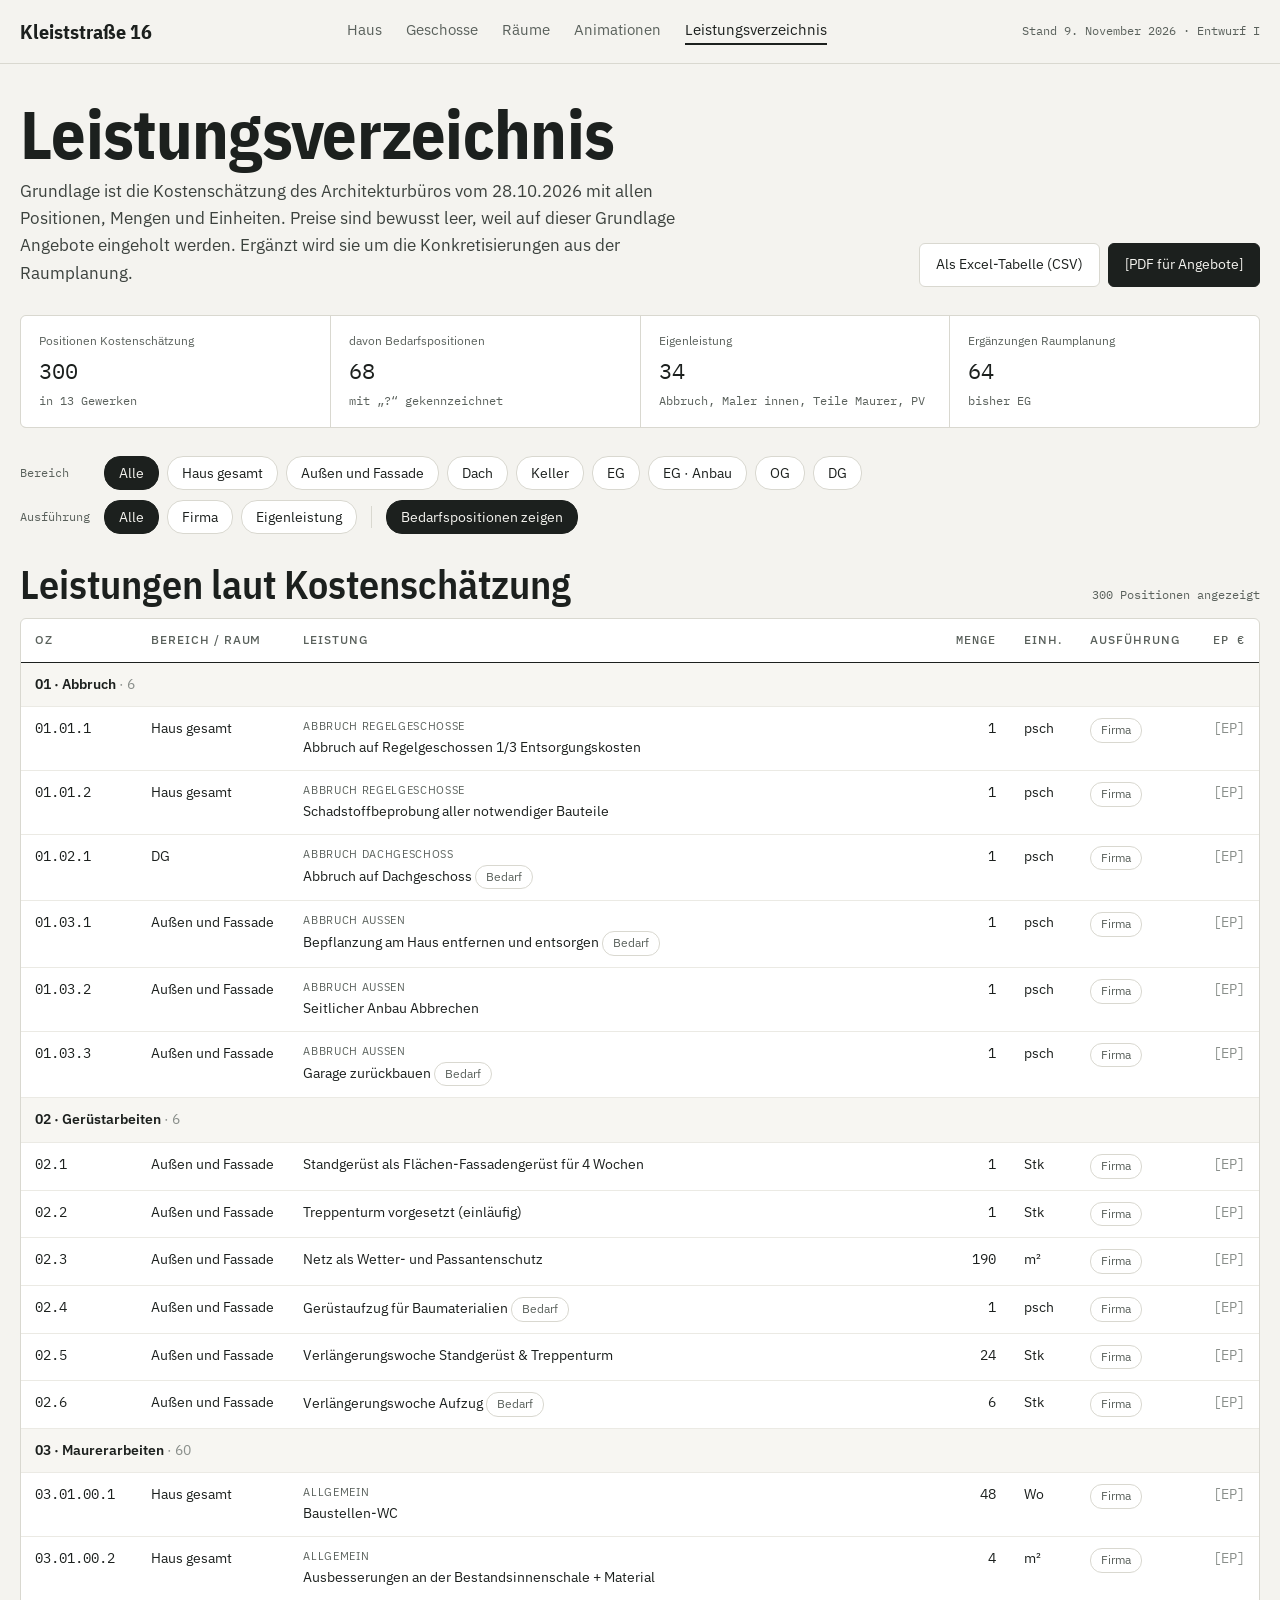
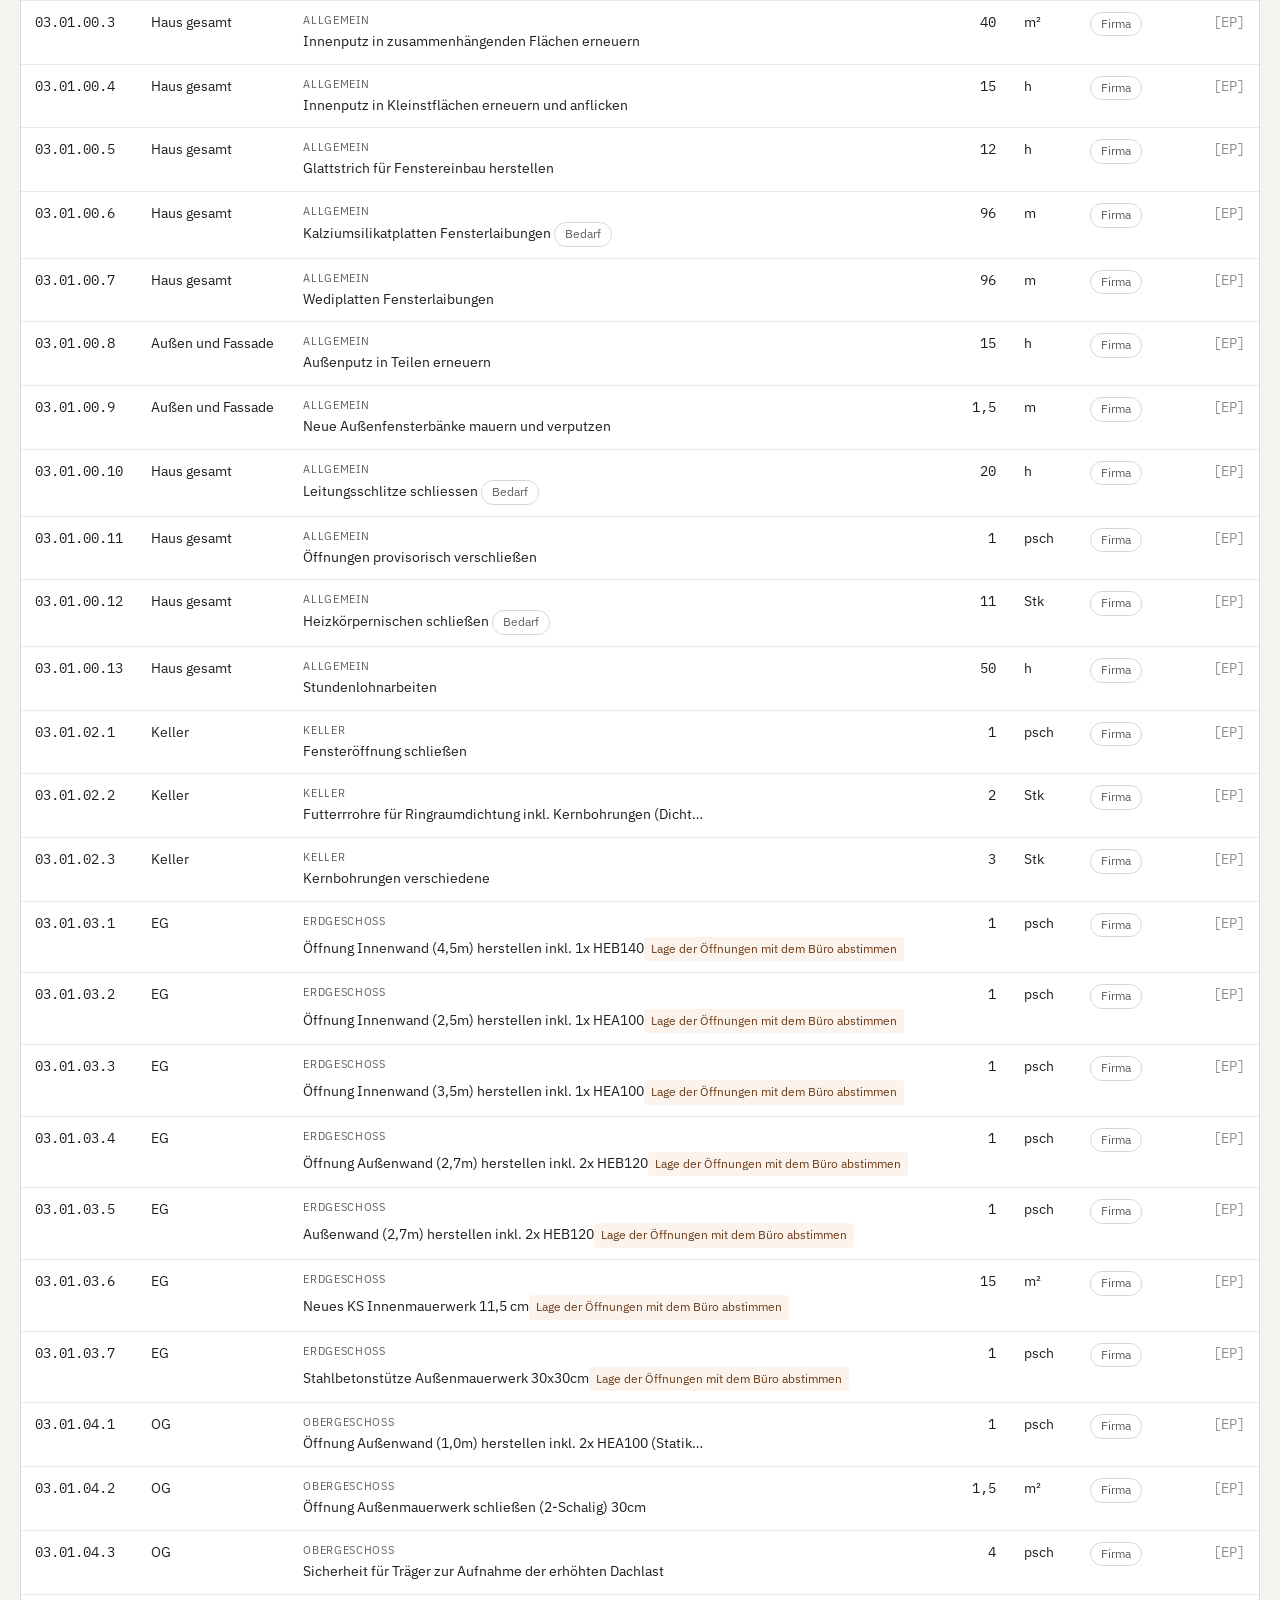
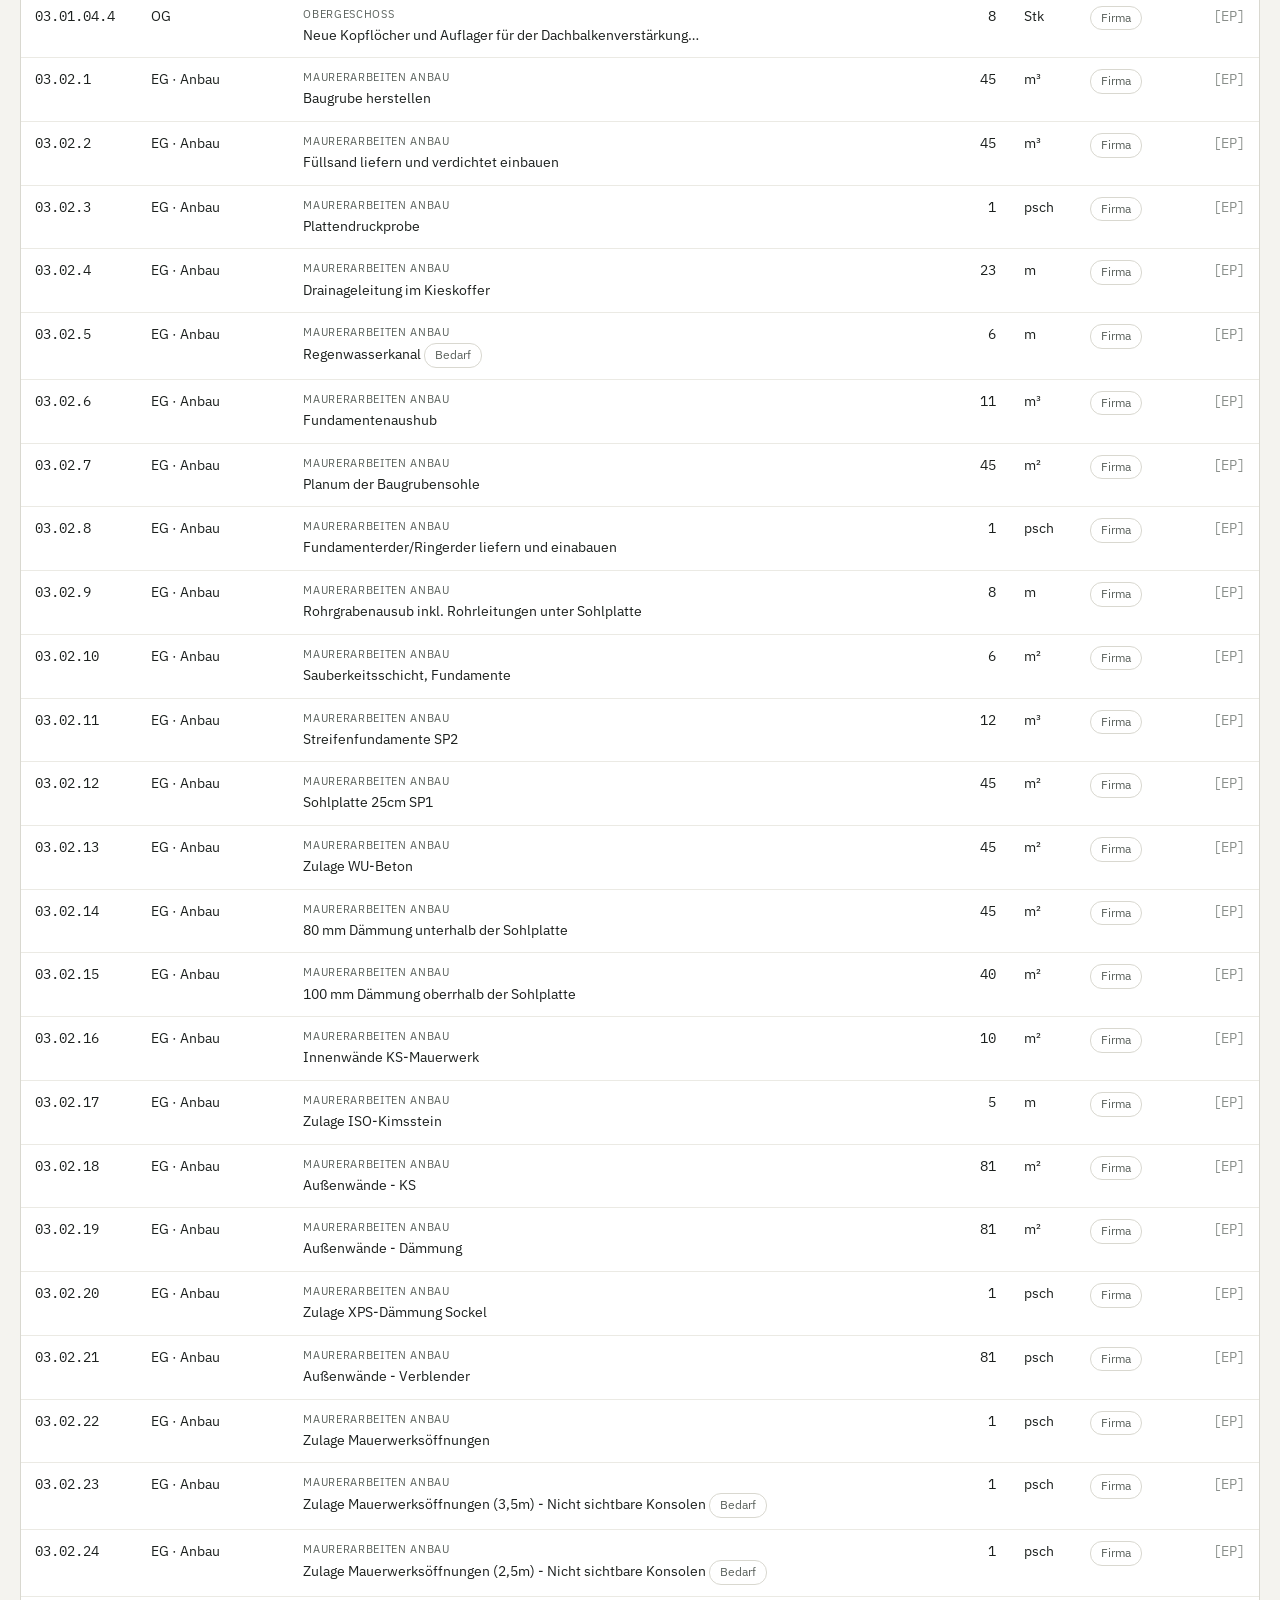
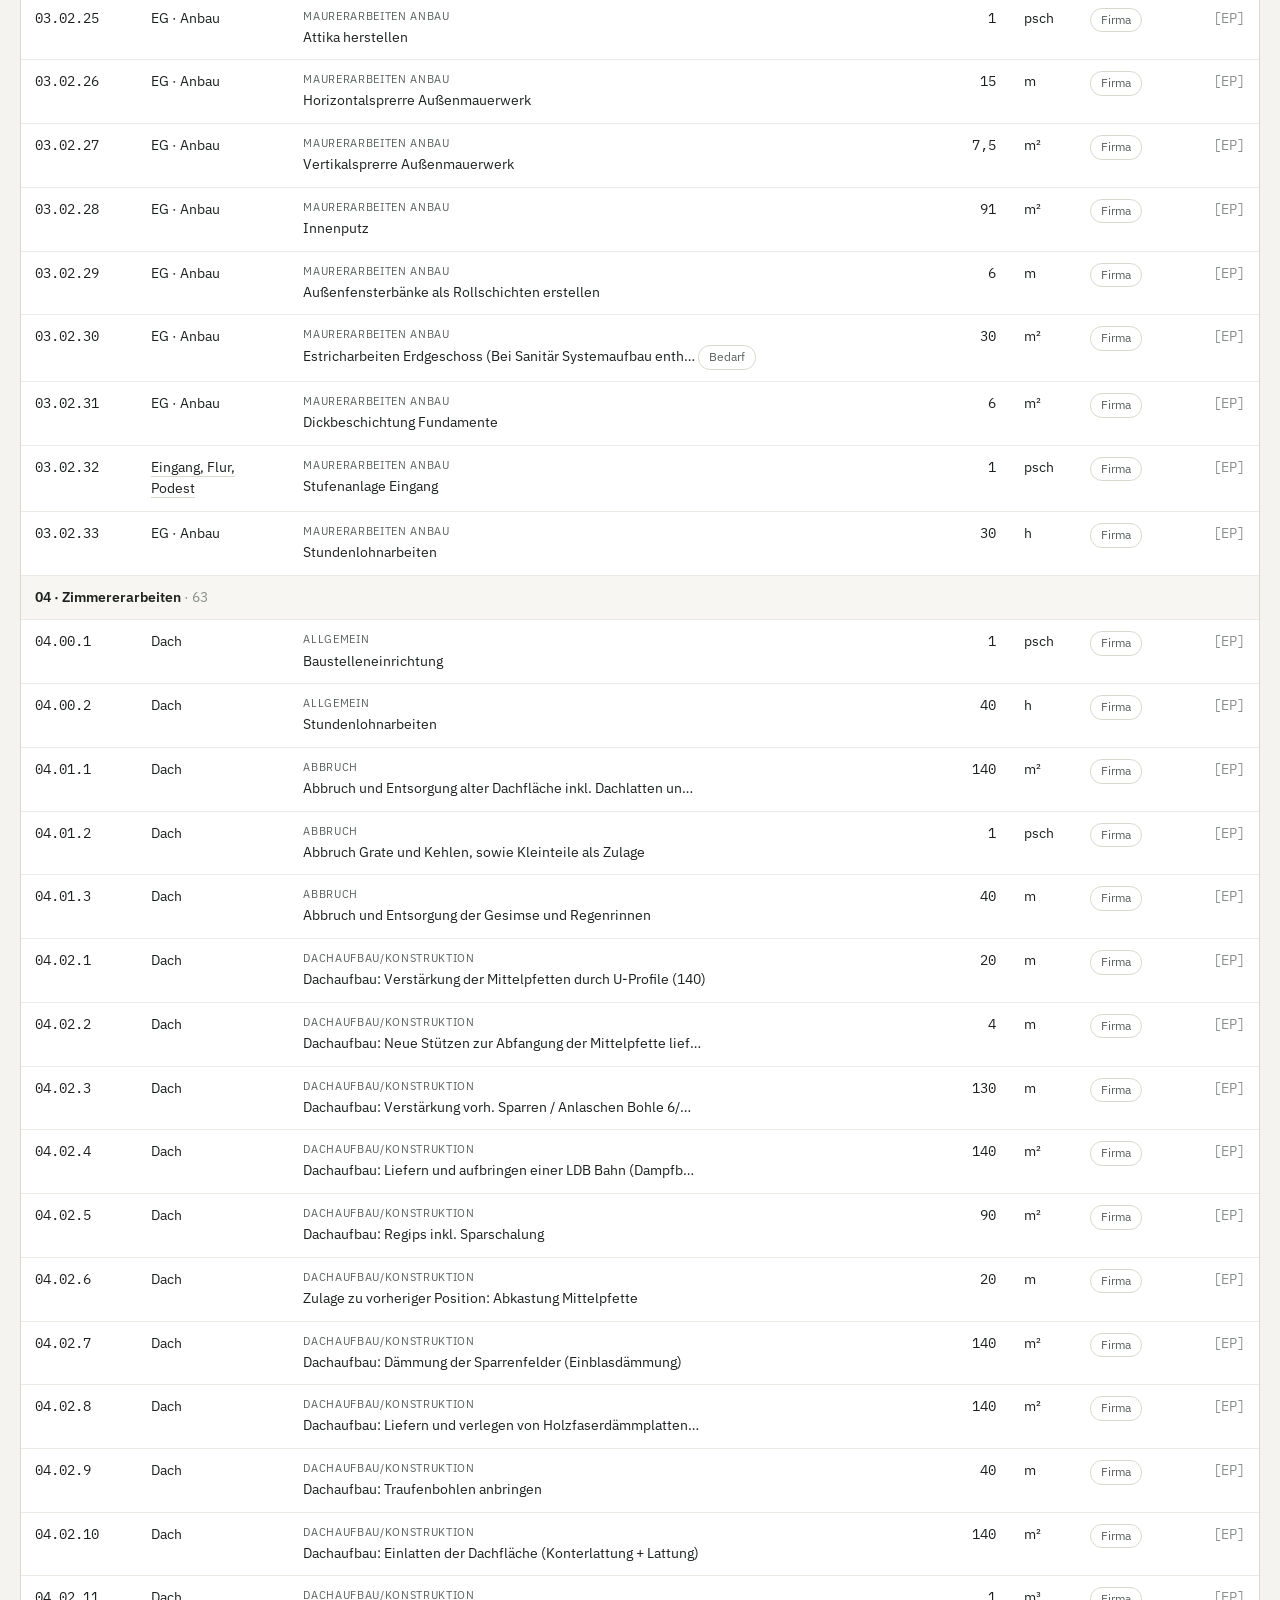
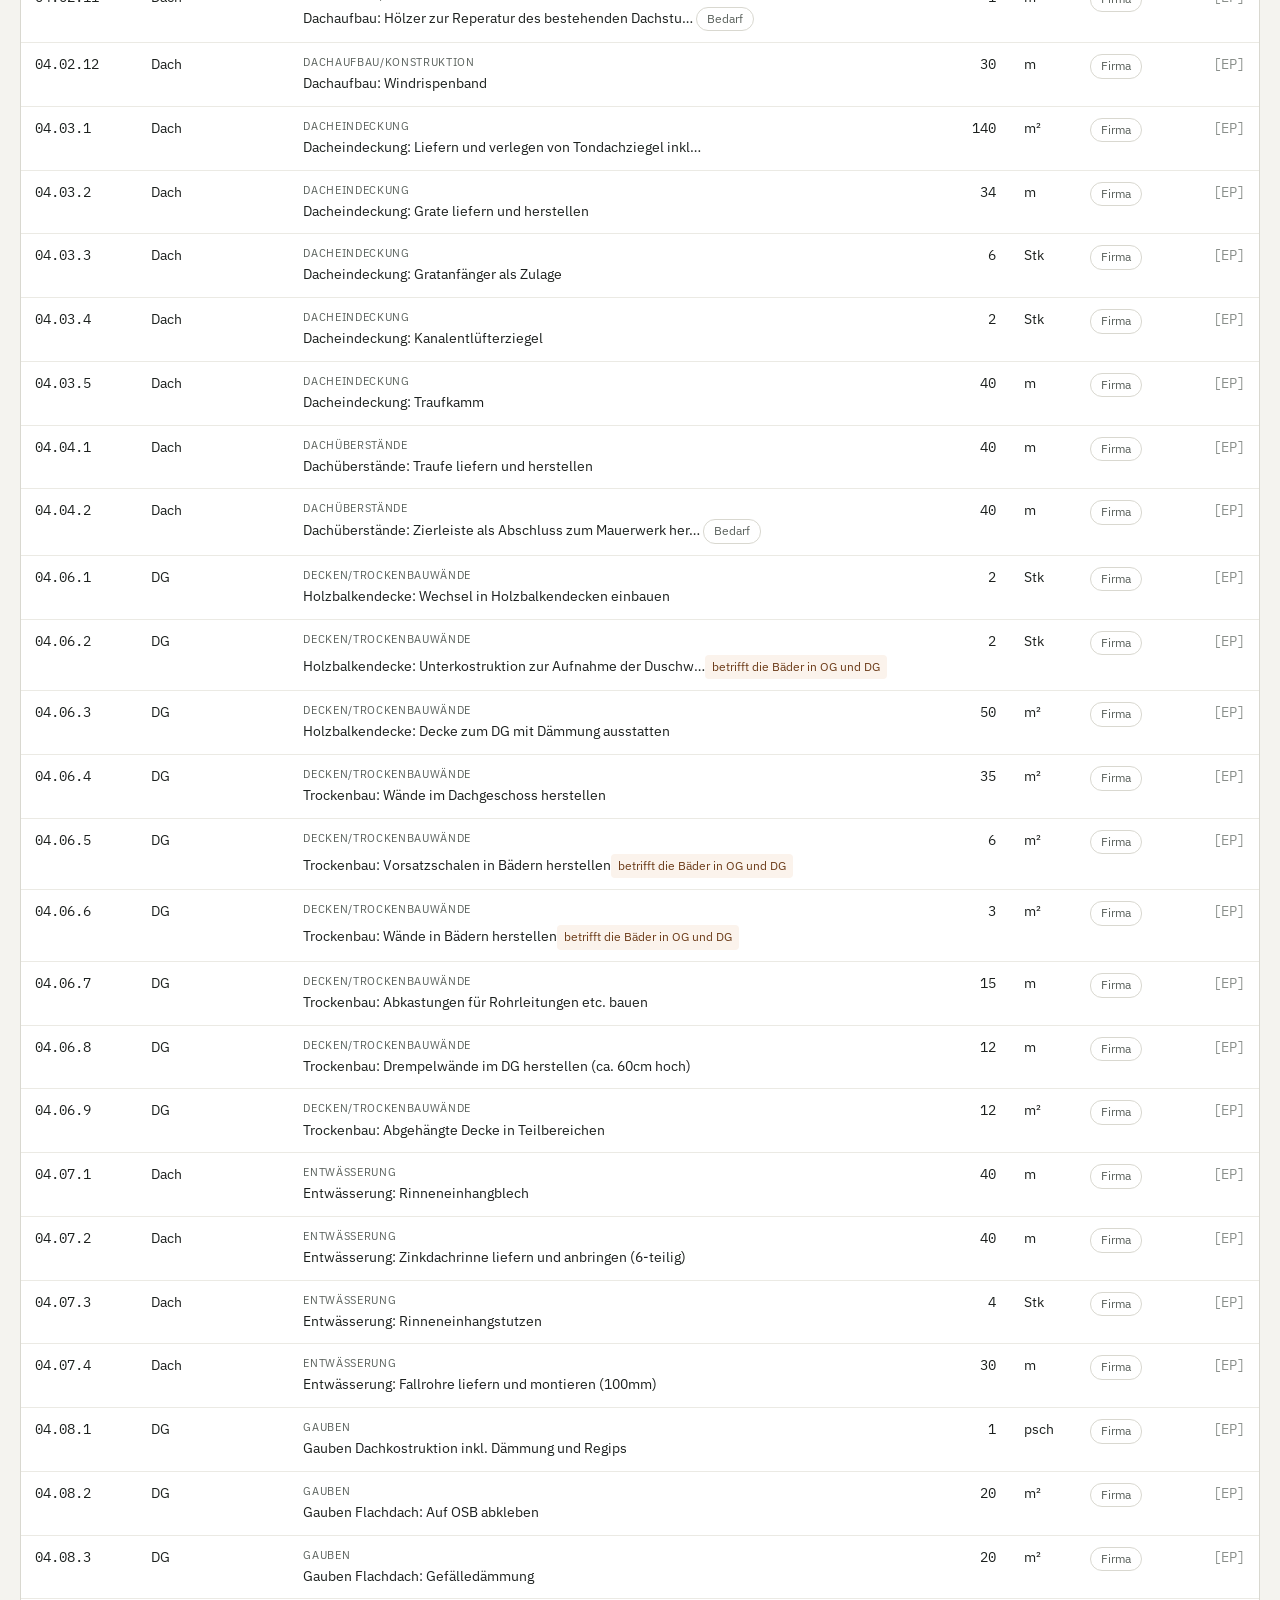
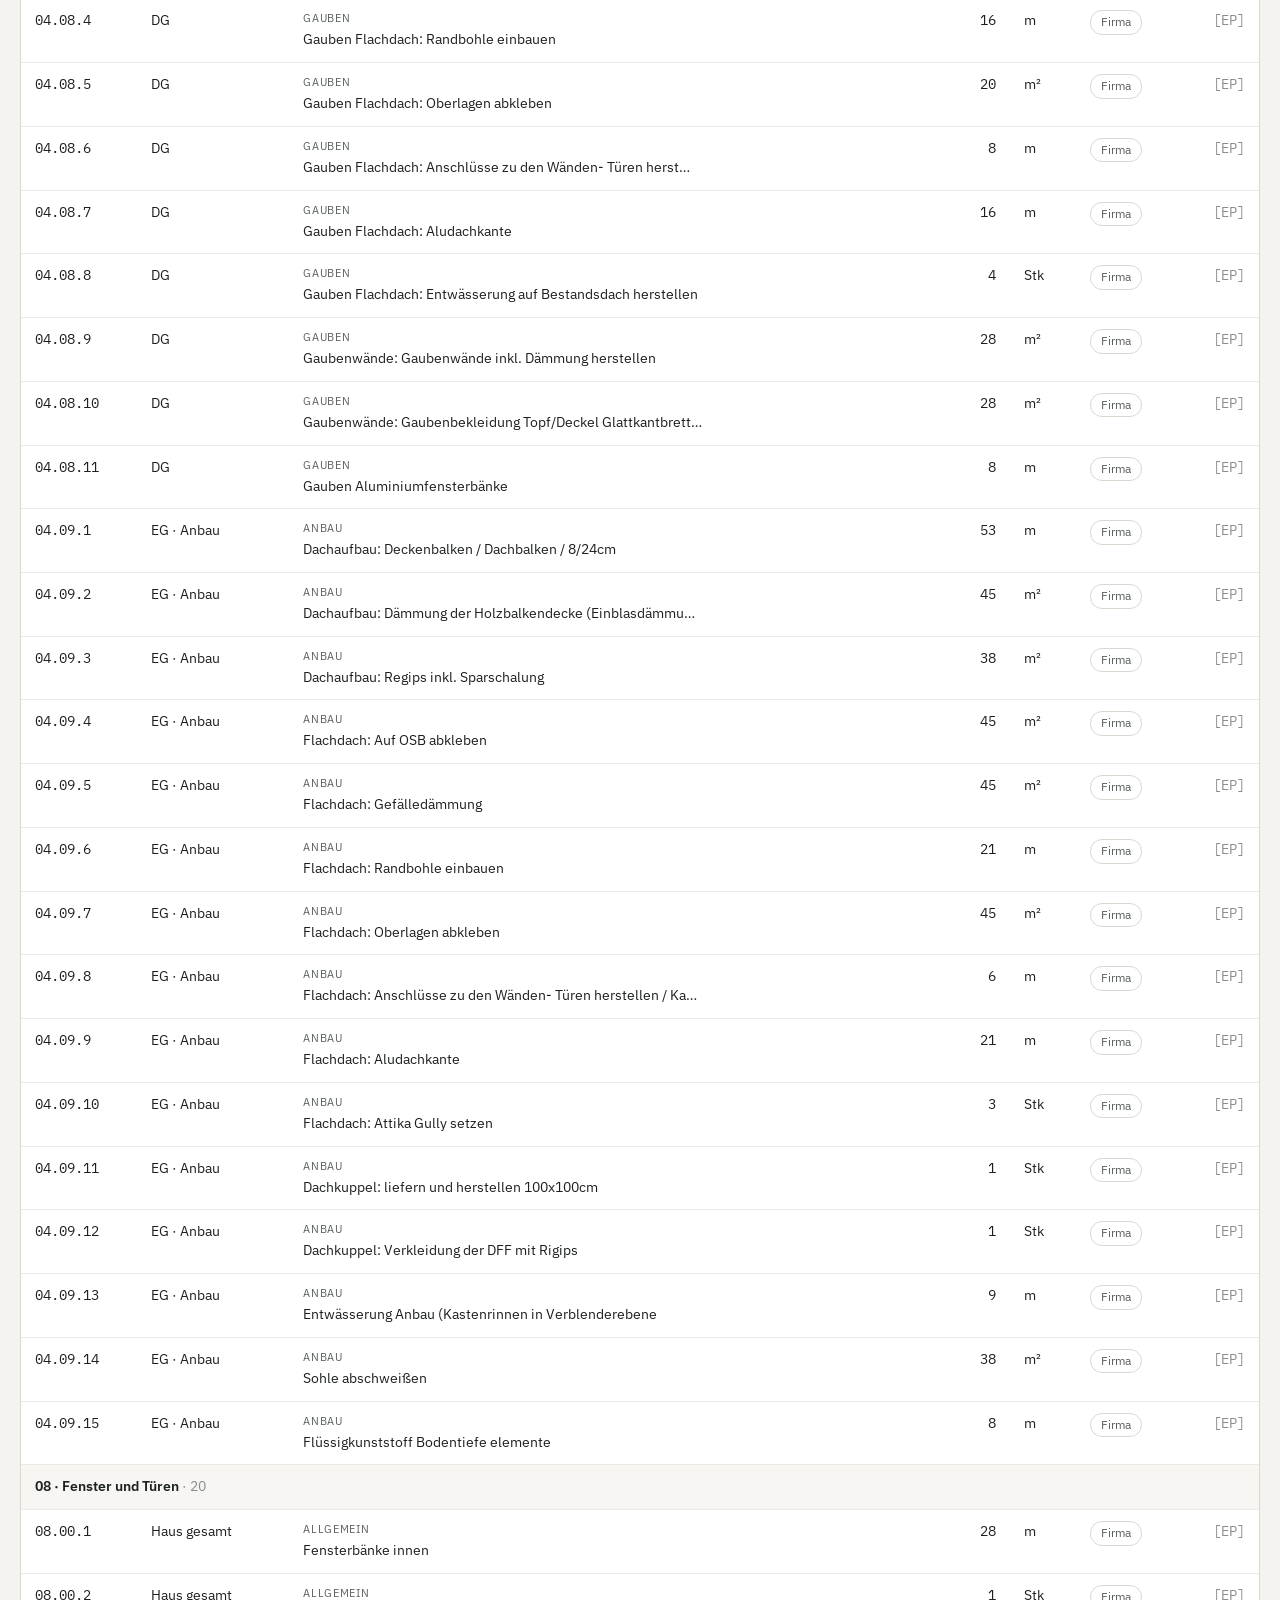
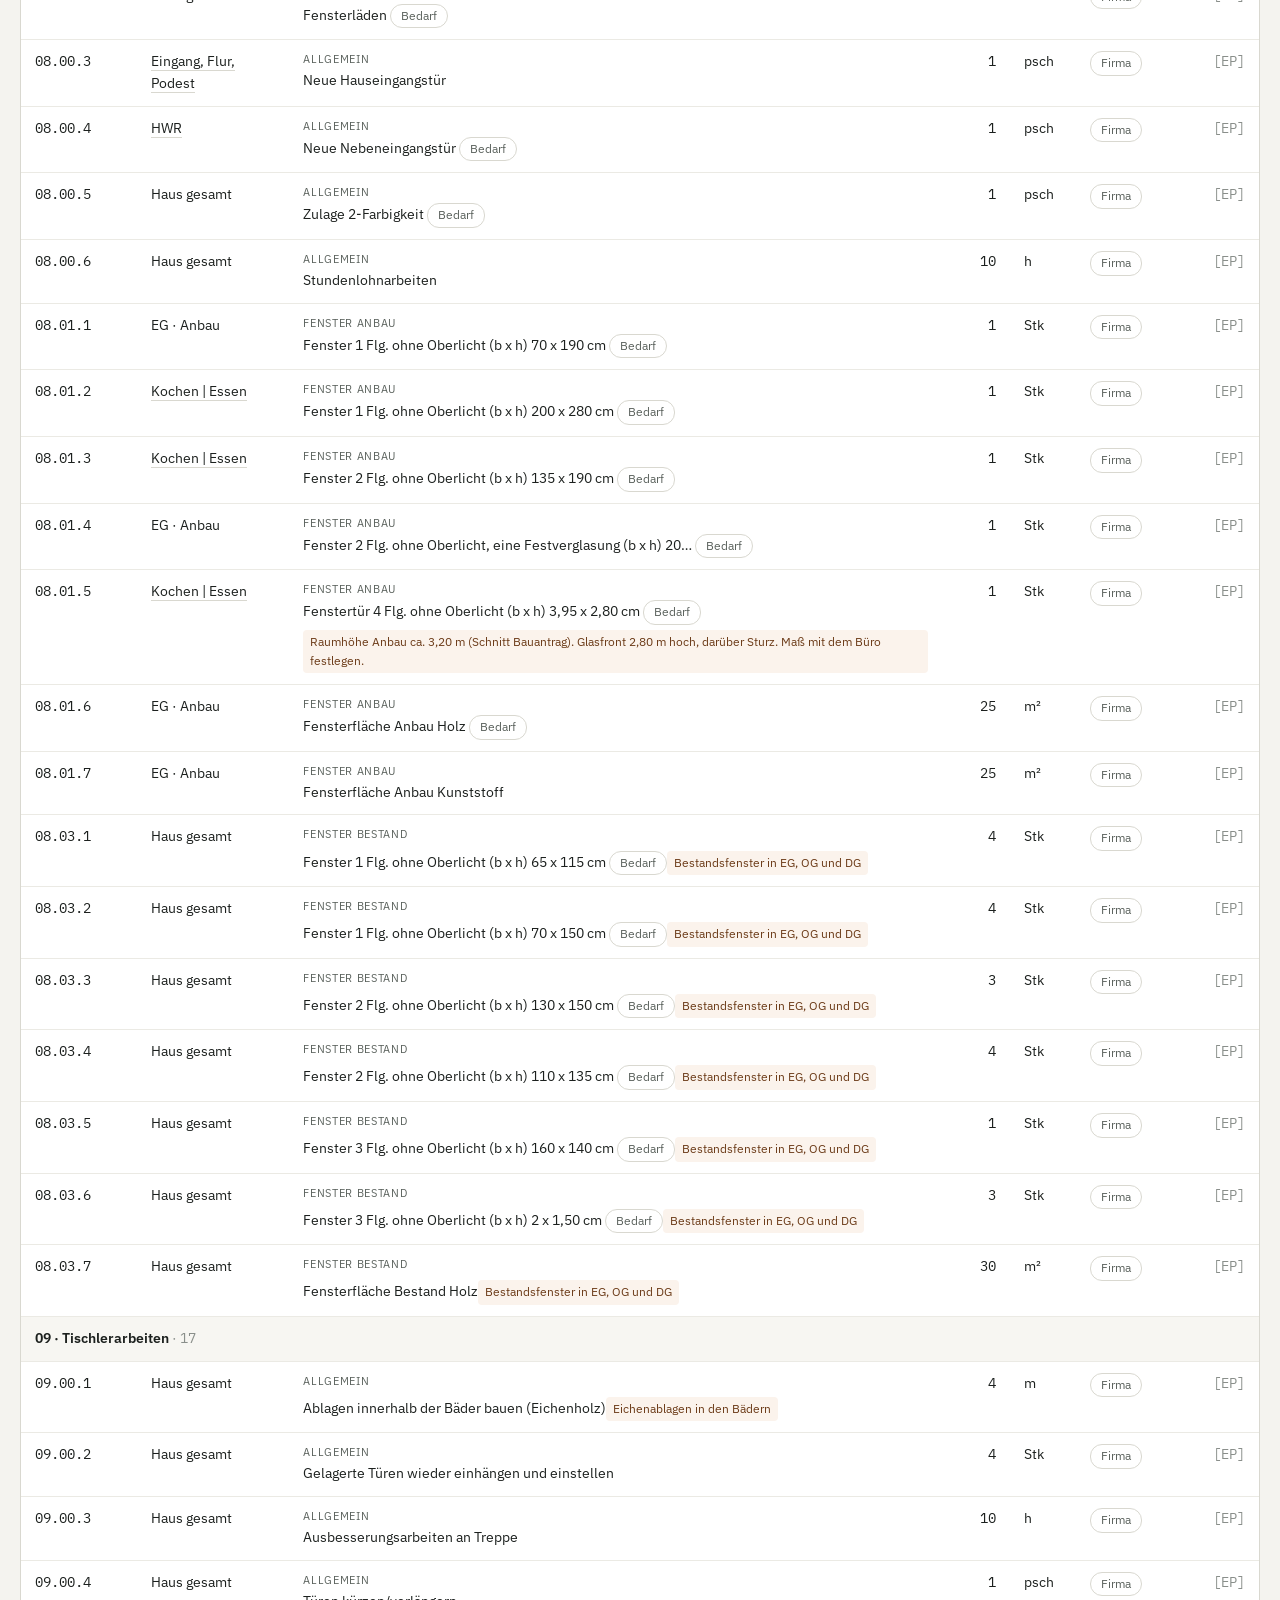
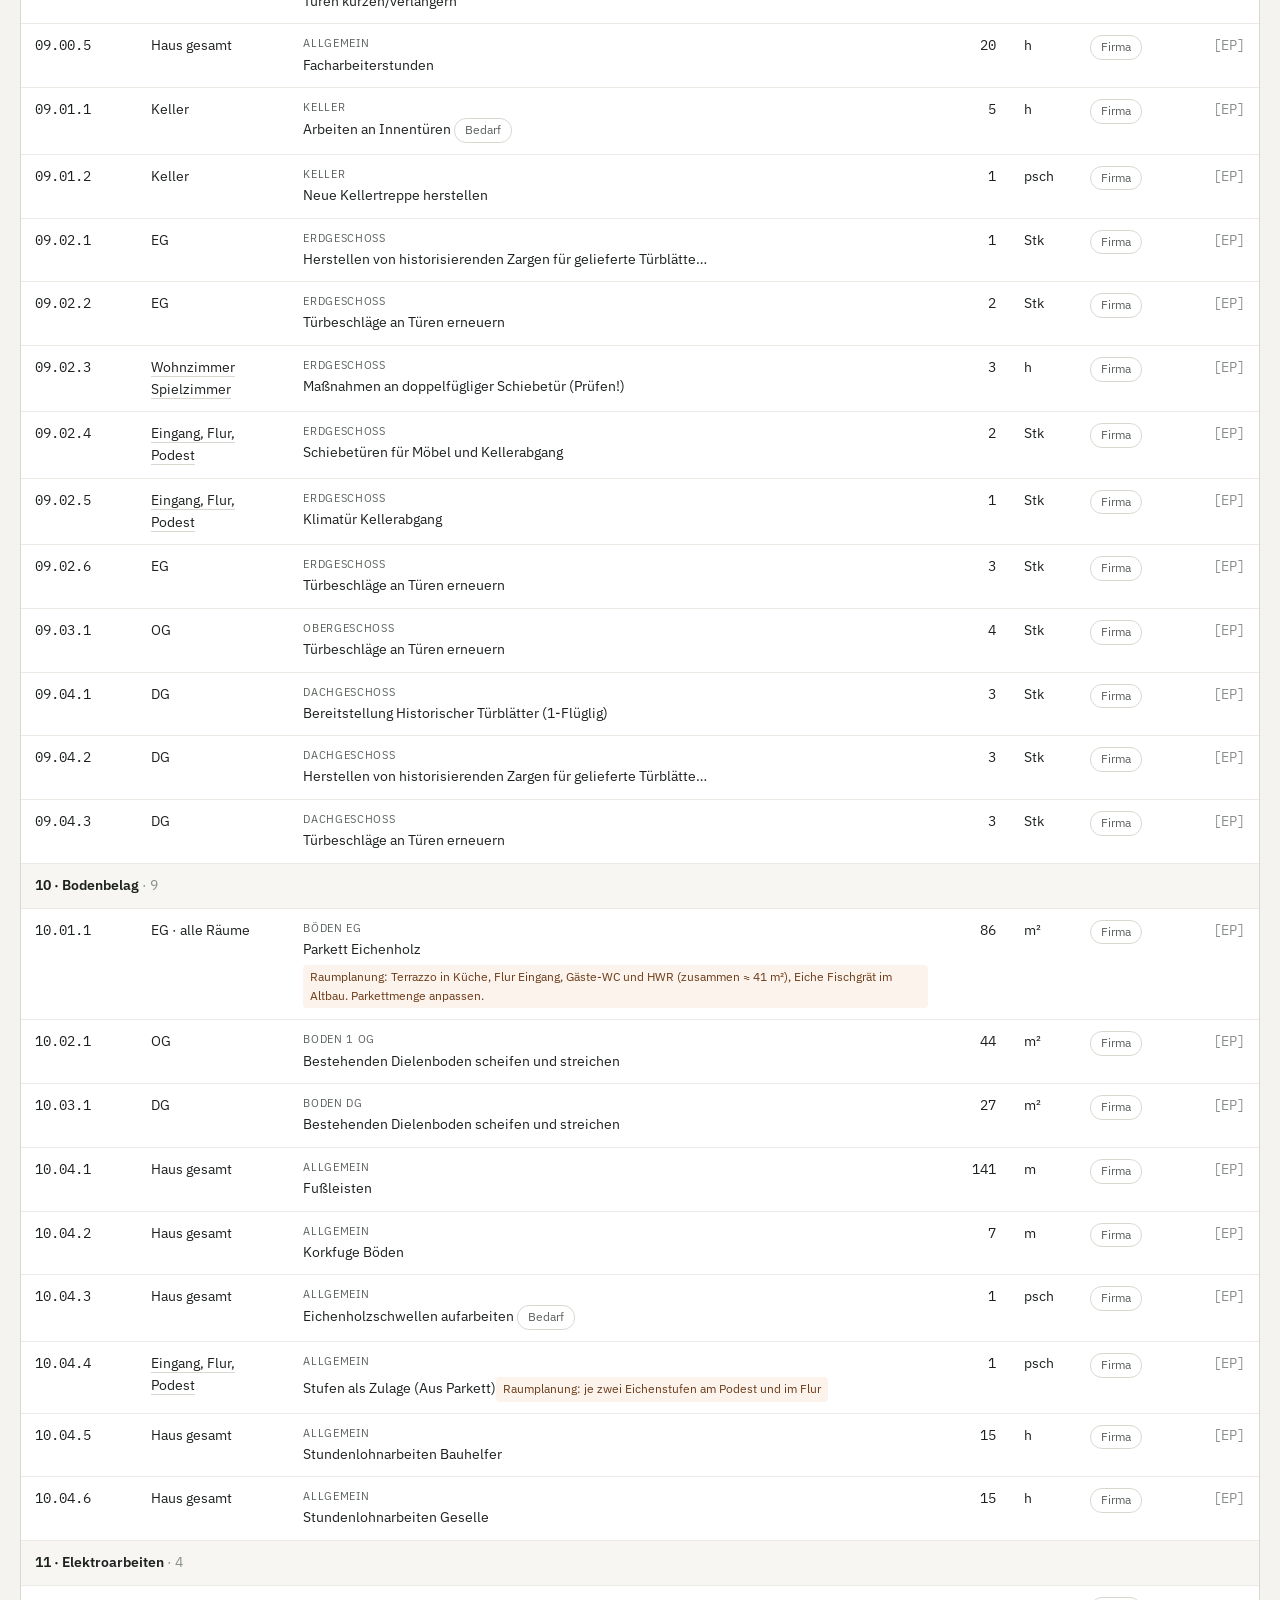
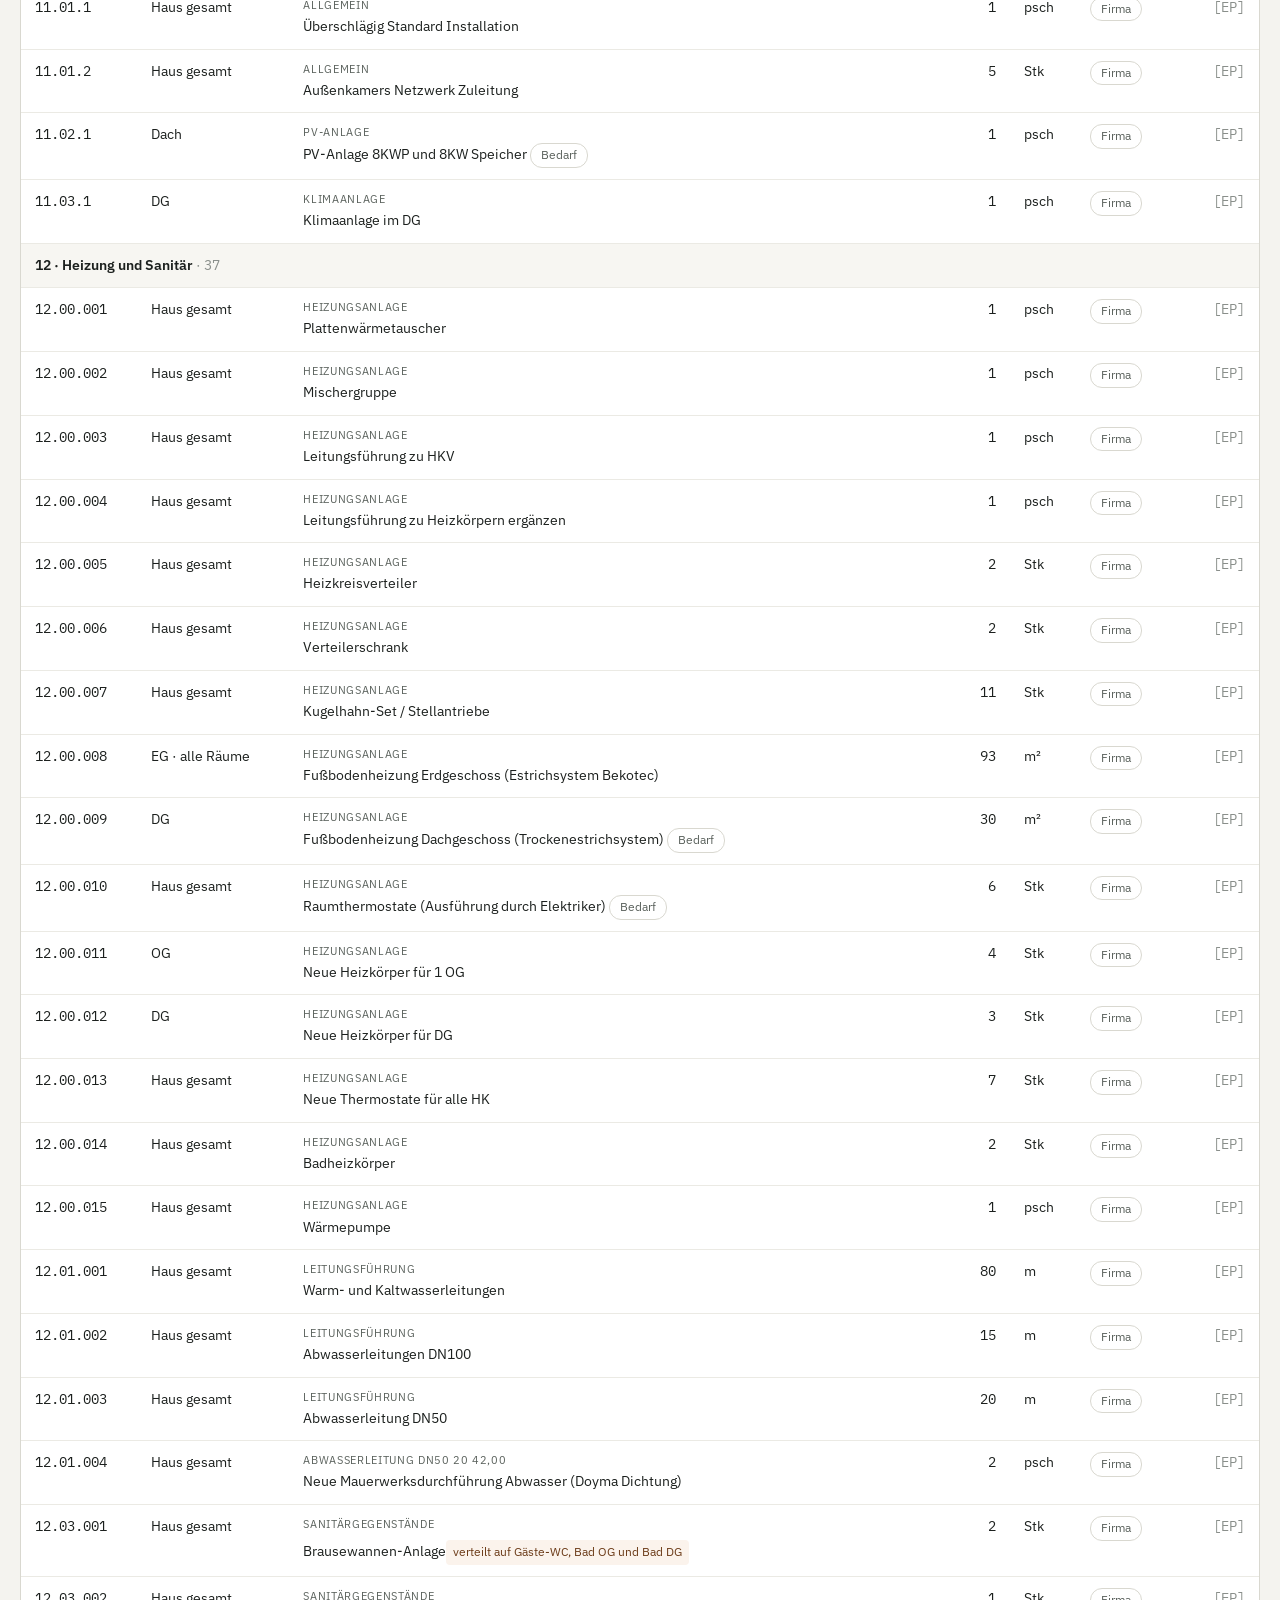
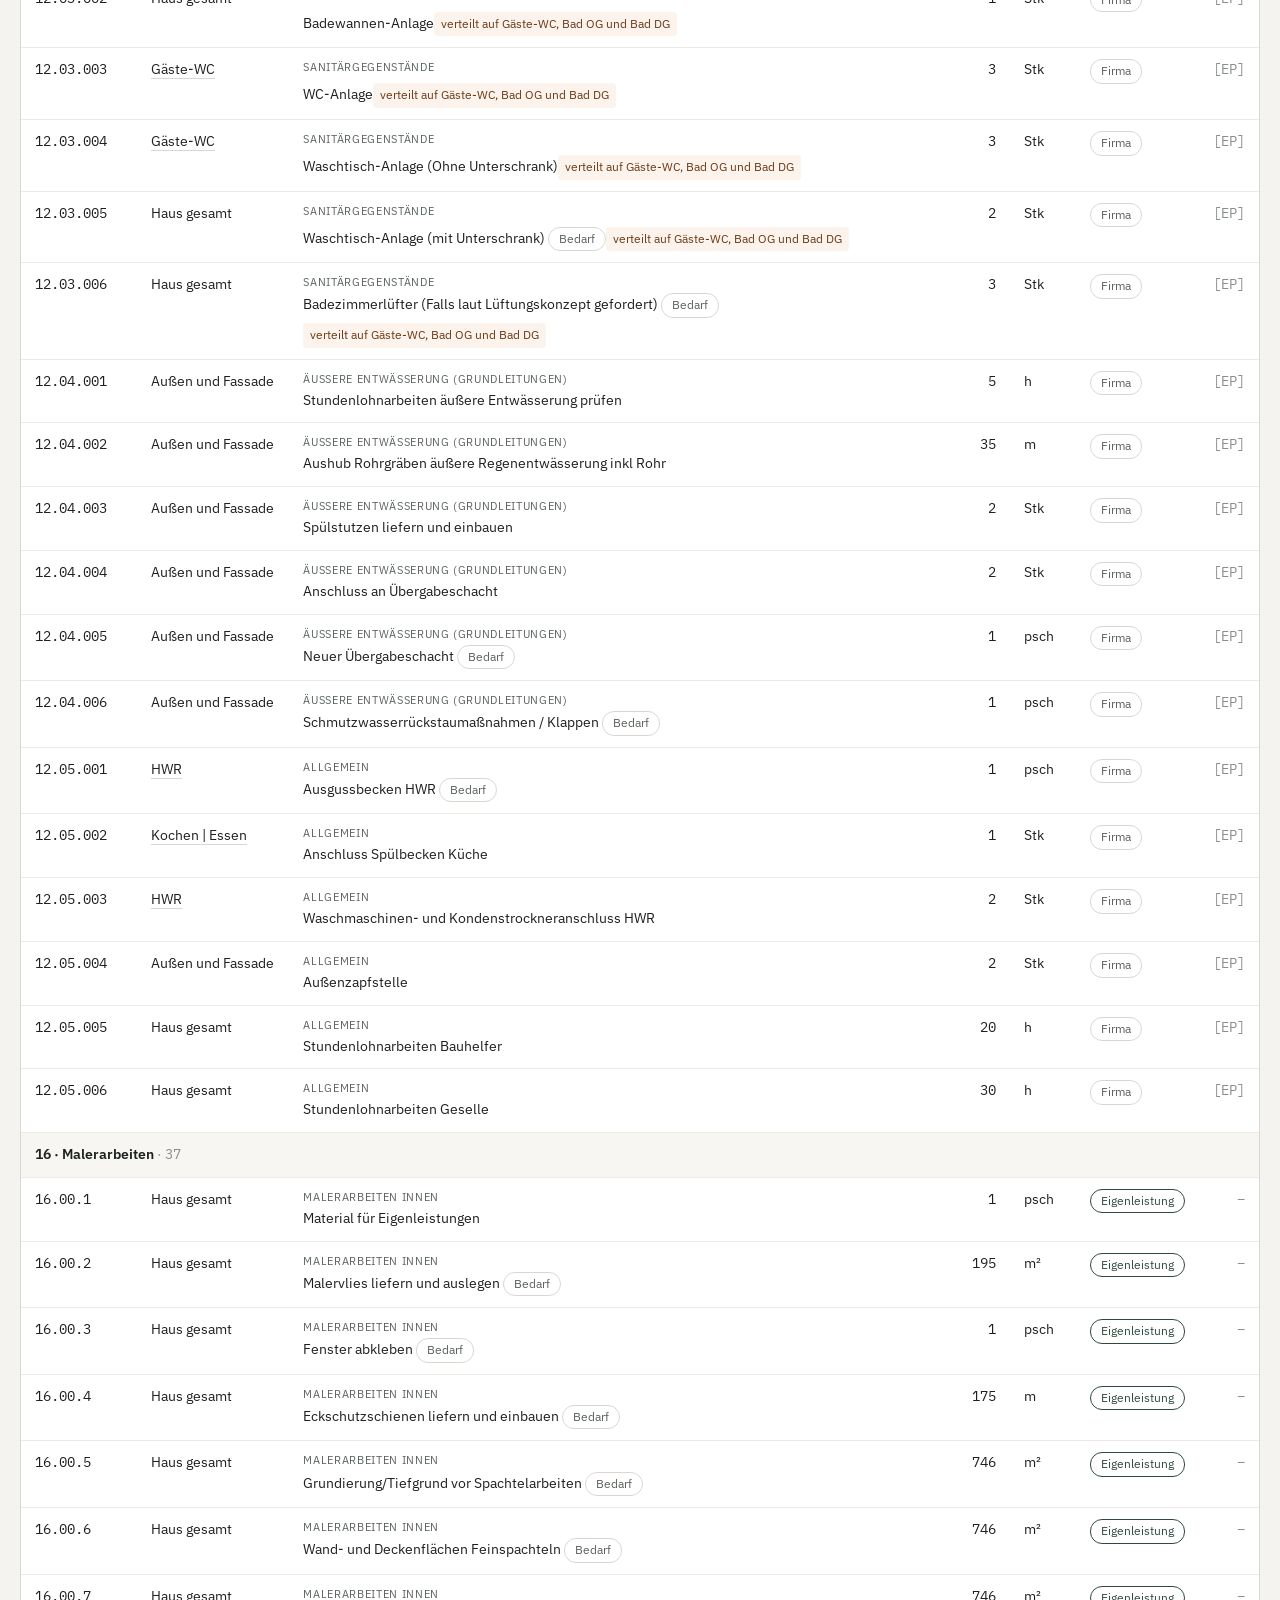
<file: lv/index.html>
<!doctype html>
<html lang="de">
<head>
<meta charset="utf-8">
<meta name="viewport" content="width=device-width, initial-scale=1, viewport-fit=cover">
<meta name="robots" content="noindex, nofollow">
<title>Leistungsverzeichnis · Kleiststraße 16</title>
<link rel="stylesheet" href="https://fonts.googleapis.com/css2?family=IBM+Plex+Sans+Condensed:wght@400;500;600;700&family=IBM+Plex+Sans:wght@400;500&family=IBM+Plex+Mono:wght@400;500&display=swap">
<link rel="stylesheet" href="../assets/site.css?v=a70854af">

</head>
<body>
<header class="top"><nav class="in"><a class="brand" href="../index.html">Kleiststraße 16</a><div class="links"><a href="../index.html">Haus</a><a href="../eg/index.html">Geschosse</a><a href="../eg/index.html#raeume">Räume</a><a href="../animationen/index.html">Animationen</a><a href="../lv/index.html" aria-current="page">Leistungsverzeichnis</a></div><span class="stand">Stand 9. November 2026 · Entwurf I</span></nav></header>
<main class="in" style="gap:28px">
  <div class="row" style="align-items:flex-end"><div style="display:flex;flex-direction:column;gap:10px"><h1 class="sub">Leistungsverzeichnis</h1>
    <p class="lead" style="max-width:66ch">Grundlage ist die Kostenschätzung des Architekturbüros vom 28.10.2026 mit allen Positionen, Mengen und Einheiten. Preise sind bewusst leer, weil auf dieser Grundlage Angebote eingeholt werden. Ergänzt wird sie um die Konkretisierungen aus der Raumplanung.</p></div>
    <div style="display:flex;gap:8px;flex-wrap:wrap"><a class="btn" href="positionen.csv?v=838686cb">Als Excel-Tabelle (CSV)</a><span class="btn dark" aria-disabled="true">[PDF für Angebote]</span></div></div>
  <section class="stats">
    <div><span class="k">Positionen Kostenschätzung</span><span class="v">300</span><span class="meta">in 13 Gewerken</span></div>
    <div><span class="k">davon Bedarfspositionen</span><span class="v">68</span><span class="meta">mit „?“ gekennzeichnet</span></div>
    <div><span class="k">Eigenleistung</span><span class="v">34</span><span class="meta">Abbruch, Maler innen, Teile Maurer, PV</span></div>
    <div><span class="k">Ergänzungen Raumplanung</span><span class="v">64</span><span class="meta">bisher EG</span></div>
  </section>
  <div style="display:flex;flex-direction:column;gap:10px">
    <div class="filters" role="group" aria-label="Bereich"><span class="meta" style="margin-right:4px;min-width:72px">Bereich</span><button type="button" id="b-all" data-b="all" aria-pressed="true">Alle</button><button type="button" id="b0" data-b="Haus gesamt" aria-pressed="false">Haus gesamt</button><button type="button" id="b1" data-b="Außen und Fassade" aria-pressed="false">Außen und Fassade</button><button type="button" id="b2" data-b="Dach" aria-pressed="false">Dach</button><button type="button" id="b3" data-b="Keller" aria-pressed="false">Keller</button><button type="button" id="b4" data-b="EG" aria-pressed="false">EG</button><button type="button" id="b5" data-b="EG · Anbau" aria-pressed="false">EG · Anbau</button><button type="button" id="b6" data-b="OG" aria-pressed="false">OG</button><button type="button" id="b7" data-b="DG" aria-pressed="false">DG</button></div>
    <div class="filters" role="group" aria-label="Ausführung"><span class="meta" style="margin-right:4px;min-width:72px">Ausführung</span><button type="button" id="a-all" data-a="all" aria-pressed="true">Alle</button><button type="button" id="a-f" data-a="Firma" aria-pressed="false">Firma</button><button type="button" id="a-e" data-a="Eigenleistung" aria-pressed="false">Eigenleistung</button>
      <span class="sep"></span><button type="button" id="q-t" aria-pressed="true">Bedarfspositionen zeigen</button></div>
  </div>
  <section style="display:flex;flex-direction:column;gap:12px">
    <div class="row"><h2>Leistungen laut Kostenschätzung</h2><span class="meta" id="cnt"></span></div>
    <div class="tbl"><table style="min-width:1000px" id="t-ks"><thead><tr><th>OZ</th><th>Bereich / Raum</th><th>Leistung</th><th class="m">Menge</th><th>Einh.</th><th>Ausführung</th><th class="m">EP €</th></tr></thead><tbody><tr class="grp"><td colspan="7">01 · Abbruch <span class="dim" style="font-weight:400">· 6</span></td></tr><tr data-b="Haus gesamt" data-a="Firma" data-q="0"><td class="p">01.01.1</td><td>Haus gesamt</td><td><div class="ptit">Abbruch Regelgeschosse</div>Abbruch auf Regelgeschossen 1/3 Entsorgungskosten</td><td class="m">1</td><td>psch</td><td><span class="chip">Firma</span></td><td class="m"><span class="dim">[EP]</span></td></tr><tr data-b="Haus gesamt" data-a="Firma" data-q="0"><td class="p">01.01.2</td><td>Haus gesamt</td><td><div class="ptit">Abbruch Regelgeschosse</div>Schadstoffbeprobung aller notwendiger Bauteile</td><td class="m">1</td><td>psch</td><td><span class="chip">Firma</span></td><td class="m"><span class="dim">[EP]</span></td></tr><tr data-b="DG" data-a="Firma" data-q="1"><td class="p">01.02.1</td><td>DG</td><td><div class="ptit">Abbruch Dachgeschoss</div>Abbruch auf Dachgeschoss <span class="chip">Bedarf</span></td><td class="m">1</td><td>psch</td><td><span class="chip">Firma</span></td><td class="m"><span class="dim">[EP]</span></td></tr><tr data-b="Außen und Fassade" data-a="Firma" data-q="1"><td class="p">01.03.1</td><td>Außen und Fassade</td><td><div class="ptit">Abbruch Außen</div>Bepflanzung am Haus entfernen und entsorgen <span class="chip">Bedarf</span></td><td class="m">1</td><td>psch</td><td><span class="chip">Firma</span></td><td class="m"><span class="dim">[EP]</span></td></tr><tr data-b="Außen und Fassade" data-a="Firma" data-q="0"><td class="p">01.03.2</td><td>Außen und Fassade</td><td><div class="ptit">Abbruch Außen</div>Seitlicher Anbau Abbrechen</td><td class="m">1</td><td>psch</td><td><span class="chip">Firma</span></td><td class="m"><span class="dim">[EP]</span></td></tr><tr data-b="Außen und Fassade" data-a="Firma" data-q="1"><td class="p">01.03.3</td><td>Außen und Fassade</td><td><div class="ptit">Abbruch Außen</div>Garage zurückbauen <span class="chip">Bedarf</span></td><td class="m">1</td><td>psch</td><td><span class="chip">Firma</span></td><td class="m"><span class="dim">[EP]</span></td></tr><tr class="grp"><td colspan="7">02 · Gerüstarbeiten <span class="dim" style="font-weight:400">· 6</span></td></tr><tr data-b="Außen und Fassade" data-a="Firma" data-q="0"><td class="p">02.1</td><td>Außen und Fassade</td><td>Standgerüst als Flächen-Fassadengerüst für 4 Wochen</td><td class="m">1</td><td>Stk</td><td><span class="chip">Firma</span></td><td class="m"><span class="dim">[EP]</span></td></tr><tr data-b="Außen und Fassade" data-a="Firma" data-q="0"><td class="p">02.2</td><td>Außen und Fassade</td><td>Treppenturm vorgesetzt (einläufig)</td><td class="m">1</td><td>Stk</td><td><span class="chip">Firma</span></td><td class="m"><span class="dim">[EP]</span></td></tr><tr data-b="Außen und Fassade" data-a="Firma" data-q="0"><td class="p">02.3</td><td>Außen und Fassade</td><td>Netz als Wetter- und Passantenschutz</td><td class="m">190</td><td>m²</td><td><span class="chip">Firma</span></td><td class="m"><span class="dim">[EP]</span></td></tr><tr data-b="Außen und Fassade" data-a="Firma" data-q="1"><td class="p">02.4</td><td>Außen und Fassade</td><td>Gerüstaufzug für Baumaterialien <span class="chip">Bedarf</span></td><td class="m">1</td><td>psch</td><td><span class="chip">Firma</span></td><td class="m"><span class="dim">[EP]</span></td></tr><tr data-b="Außen und Fassade" data-a="Firma" data-q="0"><td class="p">02.5</td><td>Außen und Fassade</td><td>Verlängerungswoche Standgerüst &amp; Treppenturm</td><td class="m">24</td><td>Stk</td><td><span class="chip">Firma</span></td><td class="m"><span class="dim">[EP]</span></td></tr><tr data-b="Außen und Fassade" data-a="Firma" data-q="1"><td class="p">02.6</td><td>Außen und Fassade</td><td>Verlängerungswoche Aufzug <span class="chip">Bedarf</span></td><td class="m">6</td><td>Stk</td><td><span class="chip">Firma</span></td><td class="m"><span class="dim">[EP]</span></td></tr><tr class="grp"><td colspan="7">03 · Maurerarbeiten <span class="dim" style="font-weight:400">· 60</span></td></tr><tr data-b="Haus gesamt" data-a="Firma" data-q="0"><td class="p">03.01.00.1</td><td>Haus gesamt</td><td><div class="ptit">Allgemein</div>Baustellen-WC</td><td class="m">48</td><td>Wo</td><td><span class="chip">Firma</span></td><td class="m"><span class="dim">[EP]</span></td></tr><tr data-b="Haus gesamt" data-a="Firma" data-q="0"><td class="p">03.01.00.2</td><td>Haus gesamt</td><td><div class="ptit">Allgemein</div>Ausbesserungen an der Bestandsinnenschale + Material</td><td class="m">4</td><td>m²</td><td><span class="chip">Firma</span></td><td class="m"><span class="dim">[EP]</span></td></tr><tr data-b="Haus gesamt" data-a="Firma" data-q="0"><td class="p">03.01.00.3</td><td>Haus gesamt</td><td><div class="ptit">Allgemein</div>Innenputz in zusammenhängenden Flächen erneuern</td><td class="m">40</td><td>m²</td><td><span class="chip">Firma</span></td><td class="m"><span class="dim">[EP]</span></td></tr><tr data-b="Haus gesamt" data-a="Firma" data-q="0"><td class="p">03.01.00.4</td><td>Haus gesamt</td><td><div class="ptit">Allgemein</div>Innenputz in Kleinstflächen erneuern und anflicken</td><td class="m">15</td><td>h</td><td><span class="chip">Firma</span></td><td class="m"><span class="dim">[EP]</span></td></tr><tr data-b="Haus gesamt" data-a="Firma" data-q="0"><td class="p">03.01.00.5</td><td>Haus gesamt</td><td><div class="ptit">Allgemein</div>Glattstrich für Fenstereinbau herstellen</td><td class="m">12</td><td>h</td><td><span class="chip">Firma</span></td><td class="m"><span class="dim">[EP]</span></td></tr><tr data-b="Haus gesamt" data-a="Firma" data-q="1"><td class="p">03.01.00.6</td><td>Haus gesamt</td><td><div class="ptit">Allgemein</div>Kalziumsilikatplatten Fensterlaibungen <span class="chip">Bedarf</span></td><td class="m">96</td><td>m</td><td><span class="chip">Firma</span></td><td class="m"><span class="dim">[EP]</span></td></tr><tr data-b="Haus gesamt" data-a="Firma" data-q="0"><td class="p">03.01.00.7</td><td>Haus gesamt</td><td><div class="ptit">Allgemein</div>Wediplatten Fensterlaibungen</td><td class="m">96</td><td>m</td><td><span class="chip">Firma</span></td><td class="m"><span class="dim">[EP]</span></td></tr><tr data-b="Außen und Fassade" data-a="Firma" data-q="0"><td class="p">03.01.00.8</td><td>Außen und Fassade</td><td><div class="ptit">Allgemein</div>Außenputz in Teilen erneuern</td><td class="m">15</td><td>h</td><td><span class="chip">Firma</span></td><td class="m"><span class="dim">[EP]</span></td></tr><tr data-b="Außen und Fassade" data-a="Firma" data-q="0"><td class="p">03.01.00.9</td><td>Außen und Fassade</td><td><div class="ptit">Allgemein</div>Neue Außenfensterbänke mauern und verputzen</td><td class="m">1,5</td><td>m</td><td><span class="chip">Firma</span></td><td class="m"><span class="dim">[EP]</span></td></tr><tr data-b="Haus gesamt" data-a="Firma" data-q="1"><td class="p">03.01.00.10</td><td>Haus gesamt</td><td><div class="ptit">Allgemein</div>Leitungsschlitze schliessen <span class="chip">Bedarf</span></td><td class="m">20</td><td>h</td><td><span class="chip">Firma</span></td><td class="m"><span class="dim">[EP]</span></td></tr><tr data-b="Haus gesamt" data-a="Firma" data-q="0"><td class="p">03.01.00.11</td><td>Haus gesamt</td><td><div class="ptit">Allgemein</div>Öffnungen provisorisch verschließen</td><td class="m">1</td><td>psch</td><td><span class="chip">Firma</span></td><td class="m"><span class="dim">[EP]</span></td></tr><tr data-b="Haus gesamt" data-a="Firma" data-q="1"><td class="p">03.01.00.12</td><td>Haus gesamt</td><td><div class="ptit">Allgemein</div>Heizkörpernischen schließen <span class="chip">Bedarf</span></td><td class="m">11</td><td>Stk</td><td><span class="chip">Firma</span></td><td class="m"><span class="dim">[EP]</span></td></tr><tr data-b="Haus gesamt" data-a="Firma" data-q="0"><td class="p">03.01.00.13</td><td>Haus gesamt</td><td><div class="ptit">Allgemein</div>Stundenlohnarbeiten</td><td class="m">50</td><td>h</td><td><span class="chip">Firma</span></td><td class="m"><span class="dim">[EP]</span></td></tr><tr data-b="Keller" data-a="Firma" data-q="0"><td class="p">03.01.02.1</td><td>Keller</td><td><div class="ptit">Keller</div>Fensteröffnung schließen</td><td class="m">1</td><td>psch</td><td><span class="chip">Firma</span></td><td class="m"><span class="dim">[EP]</span></td></tr><tr data-b="Keller" data-a="Firma" data-q="0"><td class="p">03.01.02.2</td><td>Keller</td><td><div class="ptit">Keller</div>Futterrrohre für Ringraumdichtung inkl. Kernbohrungen (Dicht…</td><td class="m">2</td><td>Stk</td><td><span class="chip">Firma</span></td><td class="m"><span class="dim">[EP]</span></td></tr><tr data-b="Keller" data-a="Firma" data-q="0"><td class="p">03.01.02.3</td><td>Keller</td><td><div class="ptit">Keller</div>Kernbohrungen verschiedene</td><td class="m">3</td><td>Stk</td><td><span class="chip">Firma</span></td><td class="m"><span class="dim">[EP]</span></td></tr><tr data-b="EG" data-a="Firma" data-q="0"><td class="p">03.01.03.1</td><td>EG</td><td><div class="ptit">Erdgeschoss</div>Öffnung Innenwand (4,5m) herstellen inkl. 1x HEB140<div class="pnote">Lage der Öffnungen mit dem Büro abstimmen</div></td><td class="m">1</td><td>psch</td><td><span class="chip">Firma</span></td><td class="m"><span class="dim">[EP]</span></td></tr><tr data-b="EG" data-a="Firma" data-q="0"><td class="p">03.01.03.2</td><td>EG</td><td><div class="ptit">Erdgeschoss</div>Öffnung Innenwand (2,5m) herstellen inkl. 1x HEA100<div class="pnote">Lage der Öffnungen mit dem Büro abstimmen</div></td><td class="m">1</td><td>psch</td><td><span class="chip">Firma</span></td><td class="m"><span class="dim">[EP]</span></td></tr><tr data-b="EG" data-a="Firma" data-q="0"><td class="p">03.01.03.3</td><td>EG</td><td><div class="ptit">Erdgeschoss</div>Öffnung Innenwand (3,5m) herstellen inkl. 1x HEA100<div class="pnote">Lage der Öffnungen mit dem Büro abstimmen</div></td><td class="m">1</td><td>psch</td><td><span class="chip">Firma</span></td><td class="m"><span class="dim">[EP]</span></td></tr><tr data-b="EG" data-a="Firma" data-q="0"><td class="p">03.01.03.4</td><td>EG</td><td><div class="ptit">Erdgeschoss</div>Öffnung Außenwand (2,7m) herstellen inkl. 2x HEB120<div class="pnote">Lage der Öffnungen mit dem Büro abstimmen</div></td><td class="m">1</td><td>psch</td><td><span class="chip">Firma</span></td><td class="m"><span class="dim">[EP]</span></td></tr><tr data-b="EG" data-a="Firma" data-q="0"><td class="p">03.01.03.5</td><td>EG</td><td><div class="ptit">Erdgeschoss</div>Außenwand (2,7m) herstellen inkl. 2x HEB120<div class="pnote">Lage der Öffnungen mit dem Büro abstimmen</div></td><td class="m">1</td><td>psch</td><td><span class="chip">Firma</span></td><td class="m"><span class="dim">[EP]</span></td></tr><tr data-b="EG" data-a="Firma" data-q="0"><td class="p">03.01.03.6</td><td>EG</td><td><div class="ptit">Erdgeschoss</div>Neues KS Innenmauerwerk 11,5 cm<div class="pnote">Lage der Öffnungen mit dem Büro abstimmen</div></td><td class="m">15</td><td>m²</td><td><span class="chip">Firma</span></td><td class="m"><span class="dim">[EP]</span></td></tr><tr data-b="EG" data-a="Firma" data-q="0"><td class="p">03.01.03.7</td><td>EG</td><td><div class="ptit">Erdgeschoss</div>Stahlbetonstütze Außenmauerwerk 30x30cm<div class="pnote">Lage der Öffnungen mit dem Büro abstimmen</div></td><td class="m">1</td><td>psch</td><td><span class="chip">Firma</span></td><td class="m"><span class="dim">[EP]</span></td></tr><tr data-b="OG" data-a="Firma" data-q="0"><td class="p">03.01.04.1</td><td>OG</td><td><div class="ptit">Obergeschoss</div>Öffnung Außenwand (1,0m) herstellen inkl. 2x HEA100 (Statik…</td><td class="m">1</td><td>psch</td><td><span class="chip">Firma</span></td><td class="m"><span class="dim">[EP]</span></td></tr><tr data-b="OG" data-a="Firma" data-q="0"><td class="p">03.01.04.2</td><td>OG</td><td><div class="ptit">Obergeschoss</div>Öffnung Außenmauerwerk schließen (2-Schalig) 30cm</td><td class="m">1,5</td><td>m²</td><td><span class="chip">Firma</span></td><td class="m"><span class="dim">[EP]</span></td></tr><tr data-b="OG" data-a="Firma" data-q="0"><td class="p">03.01.04.3</td><td>OG</td><td><div class="ptit">Obergeschoss</div>Sicherheit für Träger zur Aufnahme der erhöhten Dachlast</td><td class="m">4</td><td>psch</td><td><span class="chip">Firma</span></td><td class="m"><span class="dim">[EP]</span></td></tr><tr data-b="OG" data-a="Firma" data-q="0"><td class="p">03.01.04.4</td><td>OG</td><td><div class="ptit">Obergeschoss</div>Neue Kopflöcher und Auflager für der Dachbalkenverstärkung…</td><td class="m">8</td><td>Stk</td><td><span class="chip">Firma</span></td><td class="m"><span class="dim">[EP]</span></td></tr><tr data-b="EG · Anbau" data-a="Firma" data-q="0"><td class="p">03.02.1</td><td>EG · Anbau</td><td><div class="ptit">Maurerarbeiten Anbau</div>Baugrube herstellen</td><td class="m">45</td><td>m³</td><td><span class="chip">Firma</span></td><td class="m"><span class="dim">[EP]</span></td></tr><tr data-b="EG · Anbau" data-a="Firma" data-q="0"><td class="p">03.02.2</td><td>EG · Anbau</td><td><div class="ptit">Maurerarbeiten Anbau</div>Füllsand liefern und verdichtet einbauen</td><td class="m">45</td><td>m³</td><td><span class="chip">Firma</span></td><td class="m"><span class="dim">[EP]</span></td></tr><tr data-b="EG · Anbau" data-a="Firma" data-q="0"><td class="p">03.02.3</td><td>EG · Anbau</td><td><div class="ptit">Maurerarbeiten Anbau</div>Plattendruckprobe</td><td class="m">1</td><td>psch</td><td><span class="chip">Firma</span></td><td class="m"><span class="dim">[EP]</span></td></tr><tr data-b="EG · Anbau" data-a="Firma" data-q="0"><td class="p">03.02.4</td><td>EG · Anbau</td><td><div class="ptit">Maurerarbeiten Anbau</div>Drainageleitung im Kieskoffer</td><td class="m">23</td><td>m</td><td><span class="chip">Firma</span></td><td class="m"><span class="dim">[EP]</span></td></tr><tr data-b="EG · Anbau" data-a="Firma" data-q="1"><td class="p">03.02.5</td><td>EG · Anbau</td><td><div class="ptit">Maurerarbeiten Anbau</div>Regenwasserkanal <span class="chip">Bedarf</span></td><td class="m">6</td><td>m</td><td><span class="chip">Firma</span></td><td class="m"><span class="dim">[EP]</span></td></tr><tr data-b="EG · Anbau" data-a="Firma" data-q="0"><td class="p">03.02.6</td><td>EG · Anbau</td><td><div class="ptit">Maurerarbeiten Anbau</div>Fundamentenaushub</td><td class="m">11</td><td>m³</td><td><span class="chip">Firma</span></td><td class="m"><span class="dim">[EP]</span></td></tr><tr data-b="EG · Anbau" data-a="Firma" data-q="0"><td class="p">03.02.7</td><td>EG · Anbau</td><td><div class="ptit">Maurerarbeiten Anbau</div>Planum der Baugrubensohle</td><td class="m">45</td><td>m²</td><td><span class="chip">Firma</span></td><td class="m"><span class="dim">[EP]</span></td></tr><tr data-b="EG · Anbau" data-a="Firma" data-q="0"><td class="p">03.02.8</td><td>EG · Anbau</td><td><div class="ptit">Maurerarbeiten Anbau</div>Fundamenterder/Ringerder liefern und einabauen</td><td class="m">1</td><td>psch</td><td><span class="chip">Firma</span></td><td class="m"><span class="dim">[EP]</span></td></tr><tr data-b="EG · Anbau" data-a="Firma" data-q="0"><td class="p">03.02.9</td><td>EG · Anbau</td><td><div class="ptit">Maurerarbeiten Anbau</div>Rohrgrabenausub inkl. Rohrleitungen unter Sohlplatte</td><td class="m">8</td><td>m</td><td><span class="chip">Firma</span></td><td class="m"><span class="dim">[EP]</span></td></tr><tr data-b="EG · Anbau" data-a="Firma" data-q="0"><td class="p">03.02.10</td><td>EG · Anbau</td><td><div class="ptit">Maurerarbeiten Anbau</div>Sauberkeitsschicht, Fundamente</td><td class="m">6</td><td>m²</td><td><span class="chip">Firma</span></td><td class="m"><span class="dim">[EP]</span></td></tr><tr data-b="EG · Anbau" data-a="Firma" data-q="0"><td class="p">03.02.11</td><td>EG · Anbau</td><td><div class="ptit">Maurerarbeiten Anbau</div>Streifenfundamente SP2</td><td class="m">12</td><td>m³</td><td><span class="chip">Firma</span></td><td class="m"><span class="dim">[EP]</span></td></tr><tr data-b="EG · Anbau" data-a="Firma" data-q="0"><td class="p">03.02.12</td><td>EG · Anbau</td><td><div class="ptit">Maurerarbeiten Anbau</div>Sohlplatte 25cm SP1</td><td class="m">45</td><td>m²</td><td><span class="chip">Firma</span></td><td class="m"><span class="dim">[EP]</span></td></tr><tr data-b="EG · Anbau" data-a="Firma" data-q="0"><td class="p">03.02.13</td><td>EG · Anbau</td><td><div class="ptit">Maurerarbeiten Anbau</div>Zulage WU-Beton</td><td class="m">45</td><td>m²</td><td><span class="chip">Firma</span></td><td class="m"><span class="dim">[EP]</span></td></tr><tr data-b="EG · Anbau" data-a="Firma" data-q="0"><td class="p">03.02.14</td><td>EG · Anbau</td><td><div class="ptit">Maurerarbeiten Anbau</div>80 mm Dämmung unterhalb der Sohlplatte</td><td class="m">45</td><td>m²</td><td><span class="chip">Firma</span></td><td class="m"><span class="dim">[EP]</span></td></tr><tr data-b="EG · Anbau" data-a="Firma" data-q="0"><td class="p">03.02.15</td><td>EG · Anbau</td><td><div class="ptit">Maurerarbeiten Anbau</div>100 mm Dämmung oberrhalb der Sohlplatte</td><td class="m">40</td><td>m²</td><td><span class="chip">Firma</span></td><td class="m"><span class="dim">[EP]</span></td></tr><tr data-b="EG · Anbau" data-a="Firma" data-q="0"><td class="p">03.02.16</td><td>EG · Anbau</td><td><div class="ptit">Maurerarbeiten Anbau</div>Innenwände KS-Mauerwerk</td><td class="m">10</td><td>m²</td><td><span class="chip">Firma</span></td><td class="m"><span class="dim">[EP]</span></td></tr><tr data-b="EG · Anbau" data-a="Firma" data-q="0"><td class="p">03.02.17</td><td>EG · Anbau</td><td><div class="ptit">Maurerarbeiten Anbau</div>Zulage ISO-Kimsstein</td><td class="m">5</td><td>m</td><td><span class="chip">Firma</span></td><td class="m"><span class="dim">[EP]</span></td></tr><tr data-b="EG · Anbau" data-a="Firma" data-q="0"><td class="p">03.02.18</td><td>EG · Anbau</td><td><div class="ptit">Maurerarbeiten Anbau</div>Außenwände - KS</td><td class="m">81</td><td>m²</td><td><span class="chip">Firma</span></td><td class="m"><span class="dim">[EP]</span></td></tr><tr data-b="EG · Anbau" data-a="Firma" data-q="0"><td class="p">03.02.19</td><td>EG · Anbau</td><td><div class="ptit">Maurerarbeiten Anbau</div>Außenwände - Dämmung</td><td class="m">81</td><td>m²</td><td><span class="chip">Firma</span></td><td class="m"><span class="dim">[EP]</span></td></tr><tr data-b="EG · Anbau" data-a="Firma" data-q="0"><td class="p">03.02.20</td><td>EG · Anbau</td><td><div class="ptit">Maurerarbeiten Anbau</div>Zulage XPS-Dämmung Sockel</td><td class="m">1</td><td>psch</td><td><span class="chip">Firma</span></td><td class="m"><span class="dim">[EP]</span></td></tr><tr data-b="EG · Anbau" data-a="Firma" data-q="0"><td class="p">03.02.21</td><td>EG · Anbau</td><td><div class="ptit">Maurerarbeiten Anbau</div>Außenwände - Verblender</td><td class="m">81</td><td>psch</td><td><span class="chip">Firma</span></td><td class="m"><span class="dim">[EP]</span></td></tr><tr data-b="EG · Anbau" data-a="Firma" data-q="0"><td class="p">03.02.22</td><td>EG · Anbau</td><td><div class="ptit">Maurerarbeiten Anbau</div>Zulage Mauerwerksöffnungen</td><td class="m">1</td><td>psch</td><td><span class="chip">Firma</span></td><td class="m"><span class="dim">[EP]</span></td></tr><tr data-b="EG · Anbau" data-a="Firma" data-q="1"><td class="p">03.02.23</td><td>EG · Anbau</td><td><div class="ptit">Maurerarbeiten Anbau</div>Zulage Mauerwerksöffnungen (3,5m) - Nicht sichtbare Konsolen <span class="chip">Bedarf</span></td><td class="m">1</td><td>psch</td><td><span class="chip">Firma</span></td><td class="m"><span class="dim">[EP]</span></td></tr><tr data-b="EG · Anbau" data-a="Firma" data-q="1"><td class="p">03.02.24</td><td>EG · Anbau</td><td><div class="ptit">Maurerarbeiten Anbau</div>Zulage Mauerwerksöffnungen (2,5m) - Nicht sichtbare Konsolen <span class="chip">Bedarf</span></td><td class="m">1</td><td>psch</td><td><span class="chip">Firma</span></td><td class="m"><span class="dim">[EP]</span></td></tr><tr data-b="EG · Anbau" data-a="Firma" data-q="0"><td class="p">03.02.25</td><td>EG · Anbau</td><td><div class="ptit">Maurerarbeiten Anbau</div>Attika herstellen</td><td class="m">1</td><td>psch</td><td><span class="chip">Firma</span></td><td class="m"><span class="dim">[EP]</span></td></tr><tr data-b="EG · Anbau" data-a="Firma" data-q="0"><td class="p">03.02.26</td><td>EG · Anbau</td><td><div class="ptit">Maurerarbeiten Anbau</div>Horizontalsprerre Außenmauerwerk</td><td class="m">15</td><td>m</td><td><span class="chip">Firma</span></td><td class="m"><span class="dim">[EP]</span></td></tr><tr data-b="EG · Anbau" data-a="Firma" data-q="0"><td class="p">03.02.27</td><td>EG · Anbau</td><td><div class="ptit">Maurerarbeiten Anbau</div>Vertikalsprerre Außenmauerwerk</td><td class="m">7,5</td><td>m²</td><td><span class="chip">Firma</span></td><td class="m"><span class="dim">[EP]</span></td></tr><tr data-b="EG · Anbau" data-a="Firma" data-q="0"><td class="p">03.02.28</td><td>EG · Anbau</td><td><div class="ptit">Maurerarbeiten Anbau</div>Innenputz</td><td class="m">91</td><td>m²</td><td><span class="chip">Firma</span></td><td class="m"><span class="dim">[EP]</span></td></tr><tr data-b="EG · Anbau" data-a="Firma" data-q="0"><td class="p">03.02.29</td><td>EG · Anbau</td><td><div class="ptit">Maurerarbeiten Anbau</div>Außenfensterbänke als Rollschichten erstellen</td><td class="m">6</td><td>m</td><td><span class="chip">Firma</span></td><td class="m"><span class="dim">[EP]</span></td></tr><tr data-b="EG · Anbau" data-a="Firma" data-q="1"><td class="p">03.02.30</td><td>EG · Anbau</td><td><div class="ptit">Maurerarbeiten Anbau</div>Estricharbeiten Erdgeschoss (Bei Sanitär Systemaufbau enth… <span class="chip">Bedarf</span></td><td class="m">30</td><td>m²</td><td><span class="chip">Firma</span></td><td class="m"><span class="dim">[EP]</span></td></tr><tr data-b="EG · Anbau" data-a="Firma" data-q="0"><td class="p">03.02.31</td><td>EG · Anbau</td><td><div class="ptit">Maurerarbeiten Anbau</div>Dickbeschichtung Fundamente</td><td class="m">6</td><td>m²</td><td><span class="chip">Firma</span></td><td class="m"><span class="dim">[EP]</span></td></tr><tr data-b="EG · Anbau" data-a="Firma" data-q="0"><td class="p">03.02.32</td><td><a href="../raeume/flur/index.html">Eingang, Flur, Podest</a></td><td><div class="ptit">Maurerarbeiten Anbau</div>Stufenanlage Eingang</td><td class="m">1</td><td>psch</td><td><span class="chip">Firma</span></td><td class="m"><span class="dim">[EP]</span></td></tr><tr data-b="EG · Anbau" data-a="Firma" data-q="0"><td class="p">03.02.33</td><td>EG · Anbau</td><td><div class="ptit">Maurerarbeiten Anbau</div>Stundenlohnarbeiten</td><td class="m">30</td><td>h</td><td><span class="chip">Firma</span></td><td class="m"><span class="dim">[EP]</span></td></tr><tr class="grp"><td colspan="7">04 · Zimmererarbeiten <span class="dim" style="font-weight:400">· 63</span></td></tr><tr data-b="Dach" data-a="Firma" data-q="0"><td class="p">04.00.1</td><td>Dach</td><td><div class="ptit">Allgemein</div>Baustelleneinrichtung</td><td class="m">1</td><td>psch</td><td><span class="chip">Firma</span></td><td class="m"><span class="dim">[EP]</span></td></tr><tr data-b="Dach" data-a="Firma" data-q="0"><td class="p">04.00.2</td><td>Dach</td><td><div class="ptit">Allgemein</div>Stundenlohnarbeiten</td><td class="m">40</td><td>h</td><td><span class="chip">Firma</span></td><td class="m"><span class="dim">[EP]</span></td></tr><tr data-b="Dach" data-a="Firma" data-q="0"><td class="p">04.01.1</td><td>Dach</td><td><div class="ptit">Abbruch</div>Abbruch und Entsorgung alter Dachfläche inkl. Dachlatten un…</td><td class="m">140</td><td>m²</td><td><span class="chip">Firma</span></td><td class="m"><span class="dim">[EP]</span></td></tr><tr data-b="Dach" data-a="Firma" data-q="0"><td class="p">04.01.2</td><td>Dach</td><td><div class="ptit">Abbruch</div>Abbruch Grate und Kehlen, sowie Kleinteile als Zulage</td><td class="m">1</td><td>psch</td><td><span class="chip">Firma</span></td><td class="m"><span class="dim">[EP]</span></td></tr><tr data-b="Dach" data-a="Firma" data-q="0"><td class="p">04.01.3</td><td>Dach</td><td><div class="ptit">Abbruch</div>Abbruch und Entsorgung der Gesimse und Regenrinnen</td><td class="m">40</td><td>m</td><td><span class="chip">Firma</span></td><td class="m"><span class="dim">[EP]</span></td></tr><tr data-b="Dach" data-a="Firma" data-q="0"><td class="p">04.02.1</td><td>Dach</td><td><div class="ptit">Dachaufbau/Konstruktion</div>Dachaufbau: Verstärkung der Mittelpfetten durch U-Profile (140)</td><td class="m">20</td><td>m</td><td><span class="chip">Firma</span></td><td class="m"><span class="dim">[EP]</span></td></tr><tr data-b="Dach" data-a="Firma" data-q="0"><td class="p">04.02.2</td><td>Dach</td><td><div class="ptit">Dachaufbau/Konstruktion</div>Dachaufbau: Neue Stützen zur Abfangung der Mittelpfette lief…</td><td class="m">4</td><td>m</td><td><span class="chip">Firma</span></td><td class="m"><span class="dim">[EP]</span></td></tr><tr data-b="Dach" data-a="Firma" data-q="0"><td class="p">04.02.3</td><td>Dach</td><td><div class="ptit">Dachaufbau/Konstruktion</div>Dachaufbau: Verstärkung vorh. Sparren / Anlaschen Bohle 6/…</td><td class="m">130</td><td>m</td><td><span class="chip">Firma</span></td><td class="m"><span class="dim">[EP]</span></td></tr><tr data-b="Dach" data-a="Firma" data-q="0"><td class="p">04.02.4</td><td>Dach</td><td><div class="ptit">Dachaufbau/Konstruktion</div>Dachaufbau: Liefern und aufbringen einer LDB Bahn (Dampfb…</td><td class="m">140</td><td>m²</td><td><span class="chip">Firma</span></td><td class="m"><span class="dim">[EP]</span></td></tr><tr data-b="Dach" data-a="Firma" data-q="0"><td class="p">04.02.5</td><td>Dach</td><td><div class="ptit">Dachaufbau/Konstruktion</div>Dachaufbau: Regips inkl. Sparschalung</td><td class="m">90</td><td>m²</td><td><span class="chip">Firma</span></td><td class="m"><span class="dim">[EP]</span></td></tr><tr data-b="Dach" data-a="Firma" data-q="0"><td class="p">04.02.6</td><td>Dach</td><td><div class="ptit">Dachaufbau/Konstruktion</div>Zulage zu vorheriger Position: Abkastung Mittelpfette</td><td class="m">20</td><td>m</td><td><span class="chip">Firma</span></td><td class="m"><span class="dim">[EP]</span></td></tr><tr data-b="Dach" data-a="Firma" data-q="0"><td class="p">04.02.7</td><td>Dach</td><td><div class="ptit">Dachaufbau/Konstruktion</div>Dachaufbau: Dämmung der Sparrenfelder (Einblasdämmung)</td><td class="m">140</td><td>m²</td><td><span class="chip">Firma</span></td><td class="m"><span class="dim">[EP]</span></td></tr><tr data-b="Dach" data-a="Firma" data-q="0"><td class="p">04.02.8</td><td>Dach</td><td><div class="ptit">Dachaufbau/Konstruktion</div>Dachaufbau: Liefern und verlegen von Holzfaserdämmplatten…</td><td class="m">140</td><td>m²</td><td><span class="chip">Firma</span></td><td class="m"><span class="dim">[EP]</span></td></tr><tr data-b="Dach" data-a="Firma" data-q="0"><td class="p">04.02.9</td><td>Dach</td><td><div class="ptit">Dachaufbau/Konstruktion</div>Dachaufbau: Traufenbohlen anbringen</td><td class="m">40</td><td>m</td><td><span class="chip">Firma</span></td><td class="m"><span class="dim">[EP]</span></td></tr><tr data-b="Dach" data-a="Firma" data-q="0"><td class="p">04.02.10</td><td>Dach</td><td><div class="ptit">Dachaufbau/Konstruktion</div>Dachaufbau: Einlatten der Dachfläche (Konterlattung + Lattung)</td><td class="m">140</td><td>m²</td><td><span class="chip">Firma</span></td><td class="m"><span class="dim">[EP]</span></td></tr><tr data-b="Dach" data-a="Firma" data-q="1"><td class="p">04.02.11</td><td>Dach</td><td><div class="ptit">Dachaufbau/Konstruktion</div>Dachaufbau: Hölzer zur Reperatur des bestehenden Dachstu… <span class="chip">Bedarf</span></td><td class="m">1</td><td>m³</td><td><span class="chip">Firma</span></td><td class="m"><span class="dim">[EP]</span></td></tr><tr data-b="Dach" data-a="Firma" data-q="0"><td class="p">04.02.12</td><td>Dach</td><td><div class="ptit">Dachaufbau/Konstruktion</div>Dachaufbau: Windrispenband</td><td class="m">30</td><td>m</td><td><span class="chip">Firma</span></td><td class="m"><span class="dim">[EP]</span></td></tr><tr data-b="Dach" data-a="Firma" data-q="0"><td class="p">04.03.1</td><td>Dach</td><td><div class="ptit">Dacheindeckung</div>Dacheindeckung: Liefern und verlegen von Tondachziegel inkl…</td><td class="m">140</td><td>m²</td><td><span class="chip">Firma</span></td><td class="m"><span class="dim">[EP]</span></td></tr><tr data-b="Dach" data-a="Firma" data-q="0"><td class="p">04.03.2</td><td>Dach</td><td><div class="ptit">Dacheindeckung</div>Dacheindeckung: Grate liefern und herstellen</td><td class="m">34</td><td>m</td><td><span class="chip">Firma</span></td><td class="m"><span class="dim">[EP]</span></td></tr><tr data-b="Dach" data-a="Firma" data-q="0"><td class="p">04.03.3</td><td>Dach</td><td><div class="ptit">Dacheindeckung</div>Dacheindeckung: Gratanfänger als Zulage</td><td class="m">6</td><td>Stk</td><td><span class="chip">Firma</span></td><td class="m"><span class="dim">[EP]</span></td></tr><tr data-b="Dach" data-a="Firma" data-q="0"><td class="p">04.03.4</td><td>Dach</td><td><div class="ptit">Dacheindeckung</div>Dacheindeckung: Kanalentlüfterziegel</td><td class="m">2</td><td>Stk</td><td><span class="chip">Firma</span></td><td class="m"><span class="dim">[EP]</span></td></tr><tr data-b="Dach" data-a="Firma" data-q="0"><td class="p">04.03.5</td><td>Dach</td><td><div class="ptit">Dacheindeckung</div>Dacheindeckung: Traufkamm</td><td class="m">40</td><td>m</td><td><span class="chip">Firma</span></td><td class="m"><span class="dim">[EP]</span></td></tr><tr data-b="Dach" data-a="Firma" data-q="0"><td class="p">04.04.1</td><td>Dach</td><td><div class="ptit">Dachüberstände</div>Dachüberstände: Traufe liefern und herstellen</td><td class="m">40</td><td>m</td><td><span class="chip">Firma</span></td><td class="m"><span class="dim">[EP]</span></td></tr><tr data-b="Dach" data-a="Firma" data-q="1"><td class="p">04.04.2</td><td>Dach</td><td><div class="ptit">Dachüberstände</div>Dachüberstände: Zierleiste als Abschluss zum Mauerwerk her… <span class="chip">Bedarf</span></td><td class="m">40</td><td>m</td><td><span class="chip">Firma</span></td><td class="m"><span class="dim">[EP]</span></td></tr><tr data-b="DG" data-a="Firma" data-q="0"><td class="p">04.06.1</td><td>DG</td><td><div class="ptit">Decken/Trockenbauwände</div>Holzbalkendecke: Wechsel in Holzbalkendecken einbauen</td><td class="m">2</td><td>Stk</td><td><span class="chip">Firma</span></td><td class="m"><span class="dim">[EP]</span></td></tr><tr data-b="DG" data-a="Firma" data-q="0"><td class="p">04.06.2</td><td>DG</td><td><div class="ptit">Decken/Trockenbauwände</div>Holzbalkendecke: Unterkostruktion zur Aufnahme der Duschw…<div class="pnote">betrifft die Bäder in OG und DG</div></td><td class="m">2</td><td>Stk</td><td><span class="chip">Firma</span></td><td class="m"><span class="dim">[EP]</span></td></tr><tr data-b="DG" data-a="Firma" data-q="0"><td class="p">04.06.3</td><td>DG</td><td><div class="ptit">Decken/Trockenbauwände</div>Holzbalkendecke: Decke zum DG mit Dämmung ausstatten</td><td class="m">50</td><td>m²</td><td><span class="chip">Firma</span></td><td class="m"><span class="dim">[EP]</span></td></tr><tr data-b="DG" data-a="Firma" data-q="0"><td class="p">04.06.4</td><td>DG</td><td><div class="ptit">Decken/Trockenbauwände</div>Trockenbau: Wände im Dachgeschoss herstellen</td><td class="m">35</td><td>m²</td><td><span class="chip">Firma</span></td><td class="m"><span class="dim">[EP]</span></td></tr><tr data-b="DG" data-a="Firma" data-q="0"><td class="p">04.06.5</td><td>DG</td><td><div class="ptit">Decken/Trockenbauwände</div>Trockenbau: Vorsatzschalen in Bädern herstellen<div class="pnote">betrifft die Bäder in OG und DG</div></td><td class="m">6</td><td>m²</td><td><span class="chip">Firma</span></td><td class="m"><span class="dim">[EP]</span></td></tr><tr data-b="DG" data-a="Firma" data-q="0"><td class="p">04.06.6</td><td>DG</td><td><div class="ptit">Decken/Trockenbauwände</div>Trockenbau: Wände in Bädern herstellen<div class="pnote">betrifft die Bäder in OG und DG</div></td><td class="m">3</td><td>m²</td><td><span class="chip">Firma</span></td><td class="m"><span class="dim">[EP]</span></td></tr><tr data-b="DG" data-a="Firma" data-q="0"><td class="p">04.06.7</td><td>DG</td><td><div class="ptit">Decken/Trockenbauwände</div>Trockenbau: Abkastungen für Rohrleitungen etc. bauen</td><td class="m">15</td><td>m</td><td><span class="chip">Firma</span></td><td class="m"><span class="dim">[EP]</span></td></tr><tr data-b="DG" data-a="Firma" data-q="0"><td class="p">04.06.8</td><td>DG</td><td><div class="ptit">Decken/Trockenbauwände</div>Trockenbau: Drempelwände im DG herstellen (ca. 60cm hoch)</td><td class="m">12</td><td>m</td><td><span class="chip">Firma</span></td><td class="m"><span class="dim">[EP]</span></td></tr><tr data-b="DG" data-a="Firma" data-q="0"><td class="p">04.06.9</td><td>DG</td><td><div class="ptit">Decken/Trockenbauwände</div>Trockenbau: Abgehängte Decke in Teilbereichen</td><td class="m">12</td><td>m²</td><td><span class="chip">Firma</span></td><td class="m"><span class="dim">[EP]</span></td></tr><tr data-b="Dach" data-a="Firma" data-q="0"><td class="p">04.07.1</td><td>Dach</td><td><div class="ptit">Entwässerung</div>Entwässerung: Rinneneinhangblech</td><td class="m">40</td><td>m</td><td><span class="chip">Firma</span></td><td class="m"><span class="dim">[EP]</span></td></tr><tr data-b="Dach" data-a="Firma" data-q="0"><td class="p">04.07.2</td><td>Dach</td><td><div class="ptit">Entwässerung</div>Entwässerung: Zinkdachrinne liefern und anbringen (6-teilig)</td><td class="m">40</td><td>m</td><td><span class="chip">Firma</span></td><td class="m"><span class="dim">[EP]</span></td></tr><tr data-b="Dach" data-a="Firma" data-q="0"><td class="p">04.07.3</td><td>Dach</td><td><div class="ptit">Entwässerung</div>Entwässerung: Rinneneinhangstutzen</td><td class="m">4</td><td>Stk</td><td><span class="chip">Firma</span></td><td class="m"><span class="dim">[EP]</span></td></tr><tr data-b="Dach" data-a="Firma" data-q="0"><td class="p">04.07.4</td><td>Dach</td><td><div class="ptit">Entwässerung</div>Entwässerung: Fallrohre liefern und montieren (100mm)</td><td class="m">30</td><td>m</td><td><span class="chip">Firma</span></td><td class="m"><span class="dim">[EP]</span></td></tr><tr data-b="DG" data-a="Firma" data-q="0"><td class="p">04.08.1</td><td>DG</td><td><div class="ptit">Gauben</div>Gauben Dachkostruktion inkl. Dämmung und Regips</td><td class="m">1</td><td>psch</td><td><span class="chip">Firma</span></td><td class="m"><span class="dim">[EP]</span></td></tr><tr data-b="DG" data-a="Firma" data-q="0"><td class="p">04.08.2</td><td>DG</td><td><div class="ptit">Gauben</div>Gauben Flachdach: Auf OSB abkleben</td><td class="m">20</td><td>m²</td><td><span class="chip">Firma</span></td><td class="m"><span class="dim">[EP]</span></td></tr><tr data-b="DG" data-a="Firma" data-q="0"><td class="p">04.08.3</td><td>DG</td><td><div class="ptit">Gauben</div>Gauben Flachdach: Gefälledämmung</td><td class="m">20</td><td>m²</td><td><span class="chip">Firma</span></td><td class="m"><span class="dim">[EP]</span></td></tr><tr data-b="DG" data-a="Firma" data-q="0"><td class="p">04.08.4</td><td>DG</td><td><div class="ptit">Gauben</div>Gauben Flachdach: Randbohle einbauen</td><td class="m">16</td><td>m</td><td><span class="chip">Firma</span></td><td class="m"><span class="dim">[EP]</span></td></tr><tr data-b="DG" data-a="Firma" data-q="0"><td class="p">04.08.5</td><td>DG</td><td><div class="ptit">Gauben</div>Gauben Flachdach: Oberlagen abkleben</td><td class="m">20</td><td>m²</td><td><span class="chip">Firma</span></td><td class="m"><span class="dim">[EP]</span></td></tr><tr data-b="DG" data-a="Firma" data-q="0"><td class="p">04.08.6</td><td>DG</td><td><div class="ptit">Gauben</div>Gauben Flachdach: Anschlüsse zu den Wänden- Türen herst…</td><td class="m">8</td><td>m</td><td><span class="chip">Firma</span></td><td class="m"><span class="dim">[EP]</span></td></tr><tr data-b="DG" data-a="Firma" data-q="0"><td class="p">04.08.7</td><td>DG</td><td><div class="ptit">Gauben</div>Gauben Flachdach: Aludachkante</td><td class="m">16</td><td>m</td><td><span class="chip">Firma</span></td><td class="m"><span class="dim">[EP]</span></td></tr><tr data-b="DG" data-a="Firma" data-q="0"><td class="p">04.08.8</td><td>DG</td><td><div class="ptit">Gauben</div>Gauben Flachdach: Entwässerung auf Bestandsdach herstellen</td><td class="m">4</td><td>Stk</td><td><span class="chip">Firma</span></td><td class="m"><span class="dim">[EP]</span></td></tr><tr data-b="DG" data-a="Firma" data-q="0"><td class="p">04.08.9</td><td>DG</td><td><div class="ptit">Gauben</div>Gaubenwände: Gaubenwände inkl. Dämmung herstellen</td><td class="m">28</td><td>m²</td><td><span class="chip">Firma</span></td><td class="m"><span class="dim">[EP]</span></td></tr><tr data-b="DG" data-a="Firma" data-q="0"><td class="p">04.08.10</td><td>DG</td><td><div class="ptit">Gauben</div>Gaubenwände: Gaubenbekleidung Topf/Deckel Glattkantbrett…</td><td class="m">28</td><td>m²</td><td><span class="chip">Firma</span></td><td class="m"><span class="dim">[EP]</span></td></tr><tr data-b="DG" data-a="Firma" data-q="0"><td class="p">04.08.11</td><td>DG</td><td><div class="ptit">Gauben</div>Gauben Aluminiumfensterbänke</td><td class="m">8</td><td>m</td><td><span class="chip">Firma</span></td><td class="m"><span class="dim">[EP]</span></td></tr><tr data-b="EG · Anbau" data-a="Firma" data-q="0"><td class="p">04.09.1</td><td>EG · Anbau</td><td><div class="ptit">Anbau</div>Dachaufbau: Deckenbalken / Dachbalken / 8/24cm</td><td class="m">53</td><td>m</td><td><span class="chip">Firma</span></td><td class="m"><span class="dim">[EP]</span></td></tr><tr data-b="EG · Anbau" data-a="Firma" data-q="0"><td class="p">04.09.2</td><td>EG · Anbau</td><td><div class="ptit">Anbau</div>Dachaufbau: Dämmung der Holzbalkendecke (Einblasdämmu…</td><td class="m">45</td><td>m²</td><td><span class="chip">Firma</span></td><td class="m"><span class="dim">[EP]</span></td></tr><tr data-b="EG · Anbau" data-a="Firma" data-q="0"><td class="p">04.09.3</td><td>EG · Anbau</td><td><div class="ptit">Anbau</div>Dachaufbau: Regips inkl. Sparschalung</td><td class="m">38</td><td>m²</td><td><span class="chip">Firma</span></td><td class="m"><span class="dim">[EP]</span></td></tr><tr data-b="EG · Anbau" data-a="Firma" data-q="0"><td class="p">04.09.4</td><td>EG · Anbau</td><td><div class="ptit">Anbau</div>Flachdach: Auf OSB abkleben</td><td class="m">45</td><td>m²</td><td><span class="chip">Firma</span></td><td class="m"><span class="dim">[EP]</span></td></tr><tr data-b="EG · Anbau" data-a="Firma" data-q="0"><td class="p">04.09.5</td><td>EG · Anbau</td><td><div class="ptit">Anbau</div>Flachdach: Gefälledämmung</td><td class="m">45</td><td>m²</td><td><span class="chip">Firma</span></td><td class="m"><span class="dim">[EP]</span></td></tr><tr data-b="EG · Anbau" data-a="Firma" data-q="0"><td class="p">04.09.6</td><td>EG · Anbau</td><td><div class="ptit">Anbau</div>Flachdach: Randbohle einbauen</td><td class="m">21</td><td>m</td><td><span class="chip">Firma</span></td><td class="m"><span class="dim">[EP]</span></td></tr><tr data-b="EG · Anbau" data-a="Firma" data-q="0"><td class="p">04.09.7</td><td>EG · Anbau</td><td><div class="ptit">Anbau</div>Flachdach: Oberlagen abkleben</td><td class="m">45</td><td>m²</td><td><span class="chip">Firma</span></td><td class="m"><span class="dim">[EP]</span></td></tr><tr data-b="EG · Anbau" data-a="Firma" data-q="0"><td class="p">04.09.8</td><td>EG · Anbau</td><td><div class="ptit">Anbau</div>Flachdach: Anschlüsse zu den Wänden- Türen herstellen / Ka…</td><td class="m">6</td><td>m</td><td><span class="chip">Firma</span></td><td class="m"><span class="dim">[EP]</span></td></tr><tr data-b="EG · Anbau" data-a="Firma" data-q="0"><td class="p">04.09.9</td><td>EG · Anbau</td><td><div class="ptit">Anbau</div>Flachdach: Aludachkante</td><td class="m">21</td><td>m</td><td><span class="chip">Firma</span></td><td class="m"><span class="dim">[EP]</span></td></tr><tr data-b="EG · Anbau" data-a="Firma" data-q="0"><td class="p">04.09.10</td><td>EG · Anbau</td><td><div class="ptit">Anbau</div>Flachdach: Attika Gully setzen</td><td class="m">3</td><td>Stk</td><td><span class="chip">Firma</span></td><td class="m"><span class="dim">[EP]</span></td></tr><tr data-b="EG · Anbau" data-a="Firma" data-q="0"><td class="p">04.09.11</td><td>EG · Anbau</td><td><div class="ptit">Anbau</div>Dachkuppel: liefern und herstellen 100x100cm</td><td class="m">1</td><td>Stk</td><td><span class="chip">Firma</span></td><td class="m"><span class="dim">[EP]</span></td></tr><tr data-b="EG · Anbau" data-a="Firma" data-q="0"><td class="p">04.09.12</td><td>EG · Anbau</td><td><div class="ptit">Anbau</div>Dachkuppel: Verkleidung der DFF mit Rigips</td><td class="m">1</td><td>Stk</td><td><span class="chip">Firma</span></td><td class="m"><span class="dim">[EP]</span></td></tr><tr data-b="EG · Anbau" data-a="Firma" data-q="0"><td class="p">04.09.13</td><td>EG · Anbau</td><td><div class="ptit">Anbau</div>Entwässerung Anbau (Kastenrinnen in Verblenderebene</td><td class="m">9</td><td>m</td><td><span class="chip">Firma</span></td><td class="m"><span class="dim">[EP]</span></td></tr><tr data-b="EG · Anbau" data-a="Firma" data-q="0"><td class="p">04.09.14</td><td>EG · Anbau</td><td><div class="ptit">Anbau</div>Sohle abschweißen</td><td class="m">38</td><td>m²</td><td><span class="chip">Firma</span></td><td class="m"><span class="dim">[EP]</span></td></tr><tr data-b="EG · Anbau" data-a="Firma" data-q="0"><td class="p">04.09.15</td><td>EG · Anbau</td><td><div class="ptit">Anbau</div>Flüssigkunststoff Bodentiefe elemente</td><td class="m">8</td><td>m</td><td><span class="chip">Firma</span></td><td class="m"><span class="dim">[EP]</span></td></tr><tr class="grp"><td colspan="7">08 · Fenster und Türen <span class="dim" style="font-weight:400">· 20</span></td></tr><tr data-b="Haus gesamt" data-a="Firma" data-q="0"><td class="p">08.00.1</td><td>Haus gesamt</td><td><div class="ptit">Allgemein</div>Fensterbänke innen</td><td class="m">28</td><td>m</td><td><span class="chip">Firma</span></td><td class="m"><span class="dim">[EP]</span></td></tr><tr data-b="Haus gesamt" data-a="Firma" data-q="1"><td class="p">08.00.2</td><td>Haus gesamt</td><td><div class="ptit">Allgemein</div>Fensterläden <span class="chip">Bedarf</span></td><td class="m">1</td><td>Stk</td><td><span class="chip">Firma</span></td><td class="m"><span class="dim">[EP]</span></td></tr><tr data-b="EG" data-a="Firma" data-q="0"><td class="p">08.00.3</td><td><a href="../raeume/flur/index.html">Eingang, Flur, Podest</a></td><td><div class="ptit">Allgemein</div>Neue Hauseingangstür</td><td class="m">1</td><td>psch</td><td><span class="chip">Firma</span></td><td class="m"><span class="dim">[EP]</span></td></tr><tr data-b="EG" data-a="Firma" data-q="1"><td class="p">08.00.4</td><td><a href="../raeume/hwr/index.html">HWR</a></td><td><div class="ptit">Allgemein</div>Neue Nebeneingangstür <span class="chip">Bedarf</span></td><td class="m">1</td><td>psch</td><td><span class="chip">Firma</span></td><td class="m"><span class="dim">[EP]</span></td></tr><tr data-b="Haus gesamt" data-a="Firma" data-q="1"><td class="p">08.00.5</td><td>Haus gesamt</td><td><div class="ptit">Allgemein</div>Zulage 2-Farbigkeit <span class="chip">Bedarf</span></td><td class="m">1</td><td>psch</td><td><span class="chip">Firma</span></td><td class="m"><span class="dim">[EP]</span></td></tr><tr data-b="Haus gesamt" data-a="Firma" data-q="0"><td class="p">08.00.6</td><td>Haus gesamt</td><td><div class="ptit">Allgemein</div>Stundenlohnarbeiten</td><td class="m">10</td><td>h</td><td><span class="chip">Firma</span></td><td class="m"><span class="dim">[EP]</span></td></tr><tr data-b="EG · Anbau" data-a="Firma" data-q="1"><td class="p">08.01.1</td><td>EG · Anbau</td><td><div class="ptit">Fenster Anbau</div>Fenster 1 Flg. ohne Oberlicht (b x h) 70 x 190 cm <span class="chip">Bedarf</span></td><td class="m">1</td><td>Stk</td><td><span class="chip">Firma</span></td><td class="m"><span class="dim">[EP]</span></td></tr><tr data-b="EG · Anbau" data-a="Firma" data-q="1"><td class="p">08.01.2</td><td><a href="../raeume/kueche/index.html">Kochen | Essen</a></td><td><div class="ptit">Fenster Anbau</div>Fenster 1 Flg. ohne Oberlicht (b x h) 200 x 280 cm <span class="chip">Bedarf</span></td><td class="m">1</td><td>Stk</td><td><span class="chip">Firma</span></td><td class="m"><span class="dim">[EP]</span></td></tr><tr data-b="EG · Anbau" data-a="Firma" data-q="1"><td class="p">08.01.3</td><td><a href="../raeume/kueche/index.html">Kochen | Essen</a></td><td><div class="ptit">Fenster Anbau</div>Fenster 2 Flg. ohne Oberlicht (b x h) 135 x 190 cm <span class="chip">Bedarf</span></td><td class="m">1</td><td>Stk</td><td><span class="chip">Firma</span></td><td class="m"><span class="dim">[EP]</span></td></tr><tr data-b="EG · Anbau" data-a="Firma" data-q="1"><td class="p">08.01.4</td><td>EG · Anbau</td><td><div class="ptit">Fenster Anbau</div>Fenster 2 Flg. ohne Oberlicht, eine Festverglasung (b x h) 20… <span class="chip">Bedarf</span></td><td class="m">1</td><td>Stk</td><td><span class="chip">Firma</span></td><td class="m"><span class="dim">[EP]</span></td></tr><tr data-b="EG · Anbau" data-a="Firma" data-q="1"><td class="p">08.01.5</td><td><a href="../raeume/kueche/index.html">Kochen | Essen</a></td><td><div class="ptit">Fenster Anbau</div>Fenstertür 4 Flg. ohne Oberlicht (b x h) 3,95 x 2,80 cm <span class="chip">Bedarf</span><div class="pnote">Raumhöhe Anbau ca. 3,20 m (Schnitt Bauantrag). Glasfront 2,80 m hoch, darüber Sturz. Maß mit dem Büro festlegen.</div></td><td class="m">1</td><td>Stk</td><td><span class="chip">Firma</span></td><td class="m"><span class="dim">[EP]</span></td></tr><tr data-b="EG · Anbau" data-a="Firma" data-q="1"><td class="p">08.01.6</td><td>EG · Anbau</td><td><div class="ptit">Fenster Anbau</div>Fensterfläche Anbau Holz <span class="chip">Bedarf</span></td><td class="m">25</td><td>m²</td><td><span class="chip">Firma</span></td><td class="m"><span class="dim">[EP]</span></td></tr><tr data-b="EG · Anbau" data-a="Firma" data-q="0"><td class="p">08.01.7</td><td>EG · Anbau</td><td><div class="ptit">Fenster Anbau</div>Fensterfläche Anbau Kunststoff</td><td class="m">25</td><td>m²</td><td><span class="chip">Firma</span></td><td class="m"><span class="dim">[EP]</span></td></tr><tr data-b="Haus gesamt" data-a="Firma" data-q="1"><td class="p">08.03.1</td><td>Haus gesamt</td><td><div class="ptit">Fenster Bestand</div>Fenster 1 Flg. ohne Oberlicht (b x h) 65 x 115 cm <span class="chip">Bedarf</span><div class="pnote">Bestandsfenster in EG, OG und DG</div></td><td class="m">4</td><td>Stk</td><td><span class="chip">Firma</span></td><td class="m"><span class="dim">[EP]</span></td></tr><tr data-b="Haus gesamt" data-a="Firma" data-q="1"><td class="p">08.03.2</td><td>Haus gesamt</td><td><div class="ptit">Fenster Bestand</div>Fenster 1 Flg. ohne Oberlicht (b x h) 70 x 150 cm <span class="chip">Bedarf</span><div class="pnote">Bestandsfenster in EG, OG und DG</div></td><td class="m">4</td><td>Stk</td><td><span class="chip">Firma</span></td><td class="m"><span class="dim">[EP]</span></td></tr><tr data-b="Haus gesamt" data-a="Firma" data-q="1"><td class="p">08.03.3</td><td>Haus gesamt</td><td><div class="ptit">Fenster Bestand</div>Fenster 2 Flg. ohne Oberlicht (b x h) 130 x 150 cm <span class="chip">Bedarf</span><div class="pnote">Bestandsfenster in EG, OG und DG</div></td><td class="m">3</td><td>Stk</td><td><span class="chip">Firma</span></td><td class="m"><span class="dim">[EP]</span></td></tr><tr data-b="Haus gesamt" data-a="Firma" data-q="1"><td class="p">08.03.4</td><td>Haus gesamt</td><td><div class="ptit">Fenster Bestand</div>Fenster 2 Flg. ohne Oberlicht (b x h) 110 x 135 cm <span class="chip">Bedarf</span><div class="pnote">Bestandsfenster in EG, OG und DG</div></td><td class="m">4</td><td>Stk</td><td><span class="chip">Firma</span></td><td class="m"><span class="dim">[EP]</span></td></tr><tr data-b="Haus gesamt" data-a="Firma" data-q="1"><td class="p">08.03.5</td><td>Haus gesamt</td><td><div class="ptit">Fenster Bestand</div>Fenster 3 Flg. ohne Oberlicht (b x h) 160 x 140 cm <span class="chip">Bedarf</span><div class="pnote">Bestandsfenster in EG, OG und DG</div></td><td class="m">1</td><td>Stk</td><td><span class="chip">Firma</span></td><td class="m"><span class="dim">[EP]</span></td></tr><tr data-b="Haus gesamt" data-a="Firma" data-q="1"><td class="p">08.03.6</td><td>Haus gesamt</td><td><div class="ptit">Fenster Bestand</div>Fenster 3 Flg. ohne Oberlicht (b x h) 2 x 1,50 cm <span class="chip">Bedarf</span><div class="pnote">Bestandsfenster in EG, OG und DG</div></td><td class="m">3</td><td>Stk</td><td><span class="chip">Firma</span></td><td class="m"><span class="dim">[EP]</span></td></tr><tr data-b="Haus gesamt" data-a="Firma" data-q="0"><td class="p">08.03.7</td><td>Haus gesamt</td><td><div class="ptit">Fenster Bestand</div>Fensterfläche Bestand Holz<div class="pnote">Bestandsfenster in EG, OG und DG</div></td><td class="m">30</td><td>m²</td><td><span class="chip">Firma</span></td><td class="m"><span class="dim">[EP]</span></td></tr><tr class="grp"><td colspan="7">09 · Tischlerarbeiten <span class="dim" style="font-weight:400">· 17</span></td></tr><tr data-b="Haus gesamt" data-a="Firma" data-q="0"><td class="p">09.00.1</td><td>Haus gesamt</td><td><div class="ptit">Allgemein</div>Ablagen innerhalb der Bäder bauen (Eichenholz)<div class="pnote">Eichenablagen in den Bädern</div></td><td class="m">4</td><td>m</td><td><span class="chip">Firma</span></td><td class="m"><span class="dim">[EP]</span></td></tr><tr data-b="Haus gesamt" data-a="Firma" data-q="0"><td class="p">09.00.2</td><td>Haus gesamt</td><td><div class="ptit">Allgemein</div>Gelagerte Türen wieder einhängen und einstellen</td><td class="m">4</td><td>Stk</td><td><span class="chip">Firma</span></td><td class="m"><span class="dim">[EP]</span></td></tr><tr data-b="Haus gesamt" data-a="Firma" data-q="0"><td class="p">09.00.3</td><td>Haus gesamt</td><td><div class="ptit">Allgemein</div>Ausbesserungsarbeiten an Treppe</td><td class="m">10</td><td>h</td><td><span class="chip">Firma</span></td><td class="m"><span class="dim">[EP]</span></td></tr><tr data-b="Haus gesamt" data-a="Firma" data-q="0"><td class="p">09.00.4</td><td>Haus gesamt</td><td><div class="ptit">Allgemein</div>Türen kürzen/verlängern</td><td class="m">1</td><td>psch</td><td><span class="chip">Firma</span></td><td class="m"><span class="dim">[EP]</span></td></tr><tr data-b="Haus gesamt" data-a="Firma" data-q="0"><td class="p">09.00.5</td><td>Haus gesamt</td><td><div class="ptit">Allgemein</div>Facharbeiterstunden</td><td class="m">20</td><td>h</td><td><span class="chip">Firma</span></td><td class="m"><span class="dim">[EP]</span></td></tr><tr data-b="Keller" data-a="Firma" data-q="1"><td class="p">09.01.1</td><td>Keller</td><td><div class="ptit">Keller</div>Arbeiten an Innentüren <span class="chip">Bedarf</span></td><td class="m">5</td><td>h</td><td><span class="chip">Firma</span></td><td class="m"><span class="dim">[EP]</span></td></tr><tr data-b="Keller" data-a="Firma" data-q="0"><td class="p">09.01.2</td><td>Keller</td><td><div class="ptit">Keller</div>Neue Kellertreppe herstellen</td><td class="m">1</td><td>psch</td><td><span class="chip">Firma</span></td><td class="m"><span class="dim">[EP]</span></td></tr><tr data-b="EG" data-a="Firma" data-q="0"><td class="p">09.02.1</td><td>EG</td><td><div class="ptit">Erdgeschoss</div>Herstellen von historisierenden Zargen für gelieferte Türblätte…</td><td class="m">1</td><td>Stk</td><td><span class="chip">Firma</span></td><td class="m"><span class="dim">[EP]</span></td></tr><tr data-b="EG" data-a="Firma" data-q="0"><td class="p">09.02.2</td><td>EG</td><td><div class="ptit">Erdgeschoss</div>Türbeschläge an Türen erneuern</td><td class="m">2</td><td>Stk</td><td><span class="chip">Firma</span></td><td class="m"><span class="dim">[EP]</span></td></tr><tr data-b="EG" data-a="Firma" data-q="0"><td class="p">09.02.3</td><td><a href="../raeume/wohnzimmer/index.html">Wohnzimmer</a> <a href="../raeume/spielzimmer/index.html">Spielzimmer</a></td><td><div class="ptit">Erdgeschoss</div>Maßnahmen an doppelfügliger Schiebetür (Prüfen!)</td><td class="m">3</td><td>h</td><td><span class="chip">Firma</span></td><td class="m"><span class="dim">[EP]</span></td></tr><tr data-b="EG" data-a="Firma" data-q="0"><td class="p">09.02.4</td><td><a href="../raeume/flur/index.html">Eingang, Flur, Podest</a></td><td><div class="ptit">Erdgeschoss</div>Schiebetüren für Möbel und Kellerabgang</td><td class="m">2</td><td>Stk</td><td><span class="chip">Firma</span></td><td class="m"><span class="dim">[EP]</span></td></tr><tr data-b="EG" data-a="Firma" data-q="0"><td class="p">09.02.5</td><td><a href="../raeume/flur/index.html">Eingang, Flur, Podest</a></td><td><div class="ptit">Erdgeschoss</div>Klimatür Kellerabgang</td><td class="m">1</td><td>Stk</td><td><span class="chip">Firma</span></td><td class="m"><span class="dim">[EP]</span></td></tr><tr data-b="EG" data-a="Firma" data-q="0"><td class="p">09.02.6</td><td>EG</td><td><div class="ptit">Erdgeschoss</div>Türbeschläge an Türen erneuern</td><td class="m">3</td><td>Stk</td><td><span class="chip">Firma</span></td><td class="m"><span class="dim">[EP]</span></td></tr><tr data-b="OG" data-a="Firma" data-q="0"><td class="p">09.03.1</td><td>OG</td><td><div class="ptit">Obergeschoss</div>Türbeschläge an Türen erneuern</td><td class="m">4</td><td>Stk</td><td><span class="chip">Firma</span></td><td class="m"><span class="dim">[EP]</span></td></tr><tr data-b="DG" data-a="Firma" data-q="0"><td class="p">09.04.1</td><td>DG</td><td><div class="ptit">Dachgeschoss</div>Bereitstellung Historischer Türblätter (1-Flüglig)</td><td class="m">3</td><td>Stk</td><td><span class="chip">Firma</span></td><td class="m"><span class="dim">[EP]</span></td></tr><tr data-b="DG" data-a="Firma" data-q="0"><td class="p">09.04.2</td><td>DG</td><td><div class="ptit">Dachgeschoss</div>Herstellen von historisierenden Zargen für gelieferte Türblätte…</td><td class="m">3</td><td>Stk</td><td><span class="chip">Firma</span></td><td class="m"><span class="dim">[EP]</span></td></tr><tr data-b="DG" data-a="Firma" data-q="0"><td class="p">09.04.3</td><td>DG</td><td><div class="ptit">Dachgeschoss</div>Türbeschläge an Türen erneuern</td><td class="m">3</td><td>Stk</td><td><span class="chip">Firma</span></td><td class="m"><span class="dim">[EP]</span></td></tr><tr class="grp"><td colspan="7">10 · Bodenbelag <span class="dim" style="font-weight:400">· 9</span></td></tr><tr data-b="EG" data-a="Firma" data-q="0"><td class="p">10.01.1</td><td>EG · alle Räume</td><td><div class="ptit">Böden EG</div>Parkett Eichenholz<div class="pnote">Raumplanung: Terrazzo in Küche, Flur Eingang, Gäste-WC und HWR (zusammen ≈ 41 m²), Eiche Fischgrät im Altbau. Parkettmenge anpassen.</div></td><td class="m">86</td><td>m²</td><td><span class="chip">Firma</span></td><td class="m"><span class="dim">[EP]</span></td></tr><tr data-b="OG" data-a="Firma" data-q="0"><td class="p">10.02.1</td><td>OG</td><td><div class="ptit">Boden 1 OG</div>Bestehenden Dielenboden scheifen und streichen</td><td class="m">44</td><td>m²</td><td><span class="chip">Firma</span></td><td class="m"><span class="dim">[EP]</span></td></tr><tr data-b="DG" data-a="Firma" data-q="0"><td class="p">10.03.1</td><td>DG</td><td><div class="ptit">Boden DG</div>Bestehenden Dielenboden scheifen und streichen</td><td class="m">27</td><td>m²</td><td><span class="chip">Firma</span></td><td class="m"><span class="dim">[EP]</span></td></tr><tr data-b="Haus gesamt" data-a="Firma" data-q="0"><td class="p">10.04.1</td><td>Haus gesamt</td><td><div class="ptit">Allgemein</div>Fußleisten</td><td class="m">141</td><td>m</td><td><span class="chip">Firma</span></td><td class="m"><span class="dim">[EP]</span></td></tr><tr data-b="Haus gesamt" data-a="Firma" data-q="0"><td class="p">10.04.2</td><td>Haus gesamt</td><td><div class="ptit">Allgemein</div>Korkfuge Böden</td><td class="m">7</td><td>m</td><td><span class="chip">Firma</span></td><td class="m"><span class="dim">[EP]</span></td></tr><tr data-b="Haus gesamt" data-a="Firma" data-q="1"><td class="p">10.04.3</td><td>Haus gesamt</td><td><div class="ptit">Allgemein</div>Eichenholzschwellen aufarbeiten <span class="chip">Bedarf</span></td><td class="m">1</td><td>psch</td><td><span class="chip">Firma</span></td><td class="m"><span class="dim">[EP]</span></td></tr><tr data-b="EG" data-a="Firma" data-q="0"><td class="p">10.04.4</td><td><a href="../raeume/flur/index.html">Eingang, Flur, Podest</a></td><td><div class="ptit">Allgemein</div>Stufen als Zulage (Aus Parkett)<div class="pnote">Raumplanung: je zwei Eichenstufen am Podest und im Flur</div></td><td class="m">1</td><td>psch</td><td><span class="chip">Firma</span></td><td class="m"><span class="dim">[EP]</span></td></tr><tr data-b="Haus gesamt" data-a="Firma" data-q="0"><td class="p">10.04.5</td><td>Haus gesamt</td><td><div class="ptit">Allgemein</div>Stundenlohnarbeiten Bauhelfer</td><td class="m">15</td><td>h</td><td><span class="chip">Firma</span></td><td class="m"><span class="dim">[EP]</span></td></tr><tr data-b="Haus gesamt" data-a="Firma" data-q="0"><td class="p">10.04.6</td><td>Haus gesamt</td><td><div class="ptit">Allgemein</div>Stundenlohnarbeiten Geselle</td><td class="m">15</td><td>h</td><td><span class="chip">Firma</span></td><td class="m"><span class="dim">[EP]</span></td></tr><tr class="grp"><td colspan="7">11 · Elektroarbeiten <span class="dim" style="font-weight:400">· 4</span></td></tr><tr data-b="Haus gesamt" data-a="Firma" data-q="0"><td class="p">11.01.1</td><td>Haus gesamt</td><td><div class="ptit">Allgemein</div>Überschlägig Standard Installation</td><td class="m">1</td><td>psch</td><td><span class="chip">Firma</span></td><td class="m"><span class="dim">[EP]</span></td></tr><tr data-b="Haus gesamt" data-a="Firma" data-q="0"><td class="p">11.01.2</td><td>Haus gesamt</td><td><div class="ptit">Allgemein</div>Außenkamers Netzwerk Zuleitung</td><td class="m">5</td><td>Stk</td><td><span class="chip">Firma</span></td><td class="m"><span class="dim">[EP]</span></td></tr><tr data-b="Dach" data-a="Firma" data-q="1"><td class="p">11.02.1</td><td>Dach</td><td><div class="ptit">PV-Anlage</div>PV-Anlage 8KWP und 8KW Speicher <span class="chip">Bedarf</span></td><td class="m">1</td><td>psch</td><td><span class="chip">Firma</span></td><td class="m"><span class="dim">[EP]</span></td></tr><tr data-b="DG" data-a="Firma" data-q="0"><td class="p">11.03.1</td><td>DG</td><td><div class="ptit">Klimaanlage</div>Klimaanlage im DG</td><td class="m">1</td><td>psch</td><td><span class="chip">Firma</span></td><td class="m"><span class="dim">[EP]</span></td></tr><tr class="grp"><td colspan="7">12 · Heizung und Sanitär <span class="dim" style="font-weight:400">· 37</span></td></tr><tr data-b="Haus gesamt" data-a="Firma" data-q="0"><td class="p">12.00.001</td><td>Haus gesamt</td><td><div class="ptit">Heizungsanlage</div>Plattenwärmetauscher</td><td class="m">1</td><td>psch</td><td><span class="chip">Firma</span></td><td class="m"><span class="dim">[EP]</span></td></tr><tr data-b="Haus gesamt" data-a="Firma" data-q="0"><td class="p">12.00.002</td><td>Haus gesamt</td><td><div class="ptit">Heizungsanlage</div>Mischergruppe</td><td class="m">1</td><td>psch</td><td><span class="chip">Firma</span></td><td class="m"><span class="dim">[EP]</span></td></tr><tr data-b="Haus gesamt" data-a="Firma" data-q="0"><td class="p">12.00.003</td><td>Haus gesamt</td><td><div class="ptit">Heizungsanlage</div>Leitungsführung zu HKV</td><td class="m">1</td><td>psch</td><td><span class="chip">Firma</span></td><td class="m"><span class="dim">[EP]</span></td></tr><tr data-b="Haus gesamt" data-a="Firma" data-q="0"><td class="p">12.00.004</td><td>Haus gesamt</td><td><div class="ptit">Heizungsanlage</div>Leitungsführung zu Heizkörpern ergänzen</td><td class="m">1</td><td>psch</td><td><span class="chip">Firma</span></td><td class="m"><span class="dim">[EP]</span></td></tr><tr data-b="Haus gesamt" data-a="Firma" data-q="0"><td class="p">12.00.005</td><td>Haus gesamt</td><td><div class="ptit">Heizungsanlage</div>Heizkreisverteiler</td><td class="m">2</td><td>Stk</td><td><span class="chip">Firma</span></td><td class="m"><span class="dim">[EP]</span></td></tr><tr data-b="Haus gesamt" data-a="Firma" data-q="0"><td class="p">12.00.006</td><td>Haus gesamt</td><td><div class="ptit">Heizungsanlage</div>Verteilerschrank</td><td class="m">2</td><td>Stk</td><td><span class="chip">Firma</span></td><td class="m"><span class="dim">[EP]</span></td></tr><tr data-b="Haus gesamt" data-a="Firma" data-q="0"><td class="p">12.00.007</td><td>Haus gesamt</td><td><div class="ptit">Heizungsanlage</div>Kugelhahn-Set / Stellantriebe</td><td class="m">11</td><td>Stk</td><td><span class="chip">Firma</span></td><td class="m"><span class="dim">[EP]</span></td></tr><tr data-b="EG" data-a="Firma" data-q="0"><td class="p">12.00.008</td><td>EG · alle Räume</td><td><div class="ptit">Heizungsanlage</div>Fußbodenheizung Erdgeschoss (Estrichsystem Bekotec)</td><td class="m">93</td><td>m²</td><td><span class="chip">Firma</span></td><td class="m"><span class="dim">[EP]</span></td></tr><tr data-b="DG" data-a="Firma" data-q="1"><td class="p">12.00.009</td><td>DG</td><td><div class="ptit">Heizungsanlage</div>Fußbodenheizung Dachgeschoss (Trockenestrichsystem) <span class="chip">Bedarf</span></td><td class="m">30</td><td>m²</td><td><span class="chip">Firma</span></td><td class="m"><span class="dim">[EP]</span></td></tr><tr data-b="Haus gesamt" data-a="Firma" data-q="1"><td class="p">12.00.010</td><td>Haus gesamt</td><td><div class="ptit">Heizungsanlage</div>Raumthermostate (Ausführung durch Elektriker) <span class="chip">Bedarf</span></td><td class="m">6</td><td>Stk</td><td><span class="chip">Firma</span></td><td class="m"><span class="dim">[EP]</span></td></tr><tr data-b="OG" data-a="Firma" data-q="0"><td class="p">12.00.011</td><td>OG</td><td><div class="ptit">Heizungsanlage</div>Neue Heizkörper für 1 OG</td><td class="m">4</td><td>Stk</td><td><span class="chip">Firma</span></td><td class="m"><span class="dim">[EP]</span></td></tr><tr data-b="DG" data-a="Firma" data-q="0"><td class="p">12.00.012</td><td>DG</td><td><div class="ptit">Heizungsanlage</div>Neue Heizkörper für DG</td><td class="m">3</td><td>Stk</td><td><span class="chip">Firma</span></td><td class="m"><span class="dim">[EP]</span></td></tr><tr data-b="Haus gesamt" data-a="Firma" data-q="0"><td class="p">12.00.013</td><td>Haus gesamt</td><td><div class="ptit">Heizungsanlage</div>Neue Thermostate für alle HK</td><td class="m">7</td><td>Stk</td><td><span class="chip">Firma</span></td><td class="m"><span class="dim">[EP]</span></td></tr><tr data-b="Haus gesamt" data-a="Firma" data-q="0"><td class="p">12.00.014</td><td>Haus gesamt</td><td><div class="ptit">Heizungsanlage</div>Badheizkörper</td><td class="m">2</td><td>Stk</td><td><span class="chip">Firma</span></td><td class="m"><span class="dim">[EP]</span></td></tr><tr data-b="Haus gesamt" data-a="Firma" data-q="0"><td class="p">12.00.015</td><td>Haus gesamt</td><td><div class="ptit">Heizungsanlage</div>Wärmepumpe</td><td class="m">1</td><td>psch</td><td><span class="chip">Firma</span></td><td class="m"><span class="dim">[EP]</span></td></tr><tr data-b="Haus gesamt" data-a="Firma" data-q="0"><td class="p">12.01.001</td><td>Haus gesamt</td><td><div class="ptit">Leitungsführung</div>Warm- und Kaltwasserleitungen</td><td class="m">80</td><td>m</td><td><span class="chip">Firma</span></td><td class="m"><span class="dim">[EP]</span></td></tr><tr data-b="Haus gesamt" data-a="Firma" data-q="0"><td class="p">12.01.002</td><td>Haus gesamt</td><td><div class="ptit">Leitungsführung</div>Abwasserleitungen DN100</td><td class="m">15</td><td>m</td><td><span class="chip">Firma</span></td><td class="m"><span class="dim">[EP]</span></td></tr><tr data-b="Haus gesamt" data-a="Firma" data-q="0"><td class="p">12.01.003</td><td>Haus gesamt</td><td><div class="ptit">Leitungsführung</div>Abwasserleitung DN50</td><td class="m">20</td><td>m</td><td><span class="chip">Firma</span></td><td class="m"><span class="dim">[EP]</span></td></tr><tr data-b="Haus gesamt" data-a="Firma" data-q="0"><td class="p">12.01.004</td><td>Haus gesamt</td><td><div class="ptit">Abwasserleitung DN50                                                       20              42,00</div>Neue Mauerwerksdurchführung Abwasser (Doyma Dichtung)</td><td class="m">2</td><td>psch</td><td><span class="chip">Firma</span></td><td class="m"><span class="dim">[EP]</span></td></tr><tr data-b="Haus gesamt" data-a="Firma" data-q="0"><td class="p">12.03.001</td><td>Haus gesamt</td><td><div class="ptit">Sanitärgegenstände</div>Brausewannen-Anlage<div class="pnote">verteilt auf Gäste-WC, Bad OG und Bad DG</div></td><td class="m">2</td><td>Stk</td><td><span class="chip">Firma</span></td><td class="m"><span class="dim">[EP]</span></td></tr><tr data-b="Haus gesamt" data-a="Firma" data-q="0"><td class="p">12.03.002</td><td>Haus gesamt</td><td><div class="ptit">Sanitärgegenstände</div>Badewannen-Anlage<div class="pnote">verteilt auf Gäste-WC, Bad OG und Bad DG</div></td><td class="m">1</td><td>Stk</td><td><span class="chip">Firma</span></td><td class="m"><span class="dim">[EP]</span></td></tr><tr data-b="Haus gesamt" data-a="Firma" data-q="0"><td class="p">12.03.003</td><td><a href="../raeume/gaeste-wc/index.html">Gäste-WC</a></td><td><div class="ptit">Sanitärgegenstände</div>WC-Anlage<div class="pnote">verteilt auf Gäste-WC, Bad OG und Bad DG</div></td><td class="m">3</td><td>Stk</td><td><span class="chip">Firma</span></td><td class="m"><span class="dim">[EP]</span></td></tr><tr data-b="Haus gesamt" data-a="Firma" data-q="0"><td class="p">12.03.004</td><td><a href="../raeume/gaeste-wc/index.html">Gäste-WC</a></td><td><div class="ptit">Sanitärgegenstände</div>Waschtisch-Anlage (Ohne Unterschrank)<div class="pnote">verteilt auf Gäste-WC, Bad OG und Bad DG</div></td><td class="m">3</td><td>Stk</td><td><span class="chip">Firma</span></td><td class="m"><span class="dim">[EP]</span></td></tr><tr data-b="Haus gesamt" data-a="Firma" data-q="1"><td class="p">12.03.005</td><td>Haus gesamt</td><td><div class="ptit">Sanitärgegenstände</div>Waschtisch-Anlage (mit Unterschrank) <span class="chip">Bedarf</span><div class="pnote">verteilt auf Gäste-WC, Bad OG und Bad DG</div></td><td class="m">2</td><td>Stk</td><td><span class="chip">Firma</span></td><td class="m"><span class="dim">[EP]</span></td></tr><tr data-b="Haus gesamt" data-a="Firma" data-q="1"><td class="p">12.03.006</td><td>Haus gesamt</td><td><div class="ptit">Sanitärgegenstände</div>Badezimmerlüfter (Falls laut Lüftungskonzept gefordert) <span class="chip">Bedarf</span><div class="pnote">verteilt auf Gäste-WC, Bad OG und Bad DG</div></td><td class="m">3</td><td>Stk</td><td><span class="chip">Firma</span></td><td class="m"><span class="dim">[EP]</span></td></tr><tr data-b="Außen und Fassade" data-a="Firma" data-q="0"><td class="p">12.04.001</td><td>Außen und Fassade</td><td><div class="ptit">Äußere Entwässerung (Grundleitungen)</div>Stundenlohnarbeiten äußere Entwässerung prüfen</td><td class="m">5</td><td>h</td><td><span class="chip">Firma</span></td><td class="m"><span class="dim">[EP]</span></td></tr><tr data-b="Außen und Fassade" data-a="Firma" data-q="0"><td class="p">12.04.002</td><td>Außen und Fassade</td><td><div class="ptit">Äußere Entwässerung (Grundleitungen)</div>Aushub Rohrgräben äußere Regenentwässerung inkl Rohr</td><td class="m">35</td><td>m</td><td><span class="chip">Firma</span></td><td class="m"><span class="dim">[EP]</span></td></tr><tr data-b="Außen und Fassade" data-a="Firma" data-q="0"><td class="p">12.04.003</td><td>Außen und Fassade</td><td><div class="ptit">Äußere Entwässerung (Grundleitungen)</div>Spülstutzen liefern und einbauen</td><td class="m">2</td><td>Stk</td><td><span class="chip">Firma</span></td><td class="m"><span class="dim">[EP]</span></td></tr><tr data-b="Außen und Fassade" data-a="Firma" data-q="0"><td class="p">12.04.004</td><td>Außen und Fassade</td><td><div class="ptit">Äußere Entwässerung (Grundleitungen)</div>Anschluss an Übergabeschacht</td><td class="m">2</td><td>Stk</td><td><span class="chip">Firma</span></td><td class="m"><span class="dim">[EP]</span></td></tr><tr data-b="Außen und Fassade" data-a="Firma" data-q="1"><td class="p">12.04.005</td><td>Außen und Fassade</td><td><div class="ptit">Äußere Entwässerung (Grundleitungen)</div>Neuer Übergabeschacht <span class="chip">Bedarf</span></td><td class="m">1</td><td>psch</td><td><span class="chip">Firma</span></td><td class="m"><span class="dim">[EP]</span></td></tr><tr data-b="Außen und Fassade" data-a="Firma" data-q="1"><td class="p">12.04.006</td><td>Außen und Fassade</td><td><div class="ptit">Äußere Entwässerung (Grundleitungen)</div>Schmutzwasserrückstaumaßnahmen / Klappen <span class="chip">Bedarf</span></td><td class="m">1</td><td>psch</td><td><span class="chip">Firma</span></td><td class="m"><span class="dim">[EP]</span></td></tr><tr data-b="EG" data-a="Firma" data-q="1"><td class="p">12.05.001</td><td><a href="../raeume/hwr/index.html">HWR</a></td><td><div class="ptit">Allgemein</div>Ausgussbecken HWR <span class="chip">Bedarf</span></td><td class="m">1</td><td>psch</td><td><span class="chip">Firma</span></td><td class="m"><span class="dim">[EP]</span></td></tr><tr data-b="EG" data-a="Firma" data-q="0"><td class="p">12.05.002</td><td><a href="../raeume/kueche/index.html">Kochen | Essen</a></td><td><div class="ptit">Allgemein</div>Anschluss Spülbecken Küche</td><td class="m">1</td><td>Stk</td><td><span class="chip">Firma</span></td><td class="m"><span class="dim">[EP]</span></td></tr><tr data-b="EG" data-a="Firma" data-q="0"><td class="p">12.05.003</td><td><a href="../raeume/hwr/index.html">HWR</a></td><td><div class="ptit">Allgemein</div>Waschmaschinen- und Kondenstrockneranschluss HWR</td><td class="m">2</td><td>Stk</td><td><span class="chip">Firma</span></td><td class="m"><span class="dim">[EP]</span></td></tr><tr data-b="Außen und Fassade" data-a="Firma" data-q="0"><td class="p">12.05.004</td><td>Außen und Fassade</td><td><div class="ptit">Allgemein</div>Außenzapfstelle</td><td class="m">2</td><td>Stk</td><td><span class="chip">Firma</span></td><td class="m"><span class="dim">[EP]</span></td></tr><tr data-b="Haus gesamt" data-a="Firma" data-q="0"><td class="p">12.05.005</td><td>Haus gesamt</td><td><div class="ptit">Allgemein</div>Stundenlohnarbeiten Bauhelfer</td><td class="m">20</td><td>h</td><td><span class="chip">Firma</span></td><td class="m"><span class="dim">[EP]</span></td></tr><tr data-b="Haus gesamt" data-a="Firma" data-q="0"><td class="p">12.05.006</td><td>Haus gesamt</td><td><div class="ptit">Allgemein</div>Stundenlohnarbeiten Geselle</td><td class="m">30</td><td>h</td><td><span class="chip">Firma</span></td><td class="m"><span class="dim">[EP]</span></td></tr><tr class="grp"><td colspan="7">16 · Malerarbeiten <span class="dim" style="font-weight:400">· 37</span></td></tr><tr data-b="Haus gesamt" data-a="Eigenleistung" data-q="0"><td class="p">16.00.1</td><td>Haus gesamt</td><td><div class="ptit">Malerarbeiten Innen</div>Material für Eigenleistungen</td><td class="m">1</td><td>psch</td><td><span class="chip ok">Eigenleistung</span></td><td class="m"><span class="dim">–</span></td></tr><tr data-b="Haus gesamt" data-a="Eigenleistung" data-q="1"><td class="p">16.00.2</td><td>Haus gesamt</td><td><div class="ptit">Malerarbeiten Innen</div>Malervlies liefern und auslegen <span class="chip">Bedarf</span></td><td class="m">195</td><td>m²</td><td><span class="chip ok">Eigenleistung</span></td><td class="m"><span class="dim">–</span></td></tr><tr data-b="Haus gesamt" data-a="Eigenleistung" data-q="1"><td class="p">16.00.3</td><td>Haus gesamt</td><td><div class="ptit">Malerarbeiten Innen</div>Fenster abkleben <span class="chip">Bedarf</span></td><td class="m">1</td><td>psch</td><td><span class="chip ok">Eigenleistung</span></td><td class="m"><span class="dim">–</span></td></tr><tr data-b="Haus gesamt" data-a="Eigenleistung" data-q="1"><td class="p">16.00.4</td><td>Haus gesamt</td><td><div class="ptit">Malerarbeiten Innen</div>Eckschutzschienen liefern und einbauen <span class="chip">Bedarf</span></td><td class="m">175</td><td>m</td><td><span class="chip ok">Eigenleistung</span></td><td class="m"><span class="dim">–</span></td></tr><tr data-b="Haus gesamt" data-a="Eigenleistung" data-q="1"><td class="p">16.00.5</td><td>Haus gesamt</td><td><div class="ptit">Malerarbeiten Innen</div>Grundierung/Tiefgrund vor Spachtelarbeiten <span class="chip">Bedarf</span></td><td class="m">746</td><td>m²</td><td><span class="chip ok">Eigenleistung</span></td><td class="m"><span class="dim">–</span></td></tr><tr data-b="Haus gesamt" data-a="Eigenleistung" data-q="1"><td class="p">16.00.6</td><td>Haus gesamt</td><td><div class="ptit">Malerarbeiten Innen</div>Wand- und Deckenflächen Feinspachteln <span class="chip">Bedarf</span></td><td class="m">746</td><td>m²</td><td><span class="chip ok">Eigenleistung</span></td><td class="m"><span class="dim">–</span></td></tr><tr data-b="Haus gesamt" data-a="Eigenleistung" data-q="1"><td class="p">16.00.7</td><td>Haus gesamt</td><td><div class="ptit">Malerarbeiten Innen</div>Wand- und Deckenflächen Kalkfeinputz <span class="chip">Bedarf</span></td><td class="m">746</td><td>m²</td><td><span class="chip ok">Eigenleistung</span></td><td class="m"><span class="dim">–</span></td></tr><tr data-b="Haus gesamt" data-a="Eigenleistung" data-q="1"><td class="p">16.00.8</td><td>Haus gesamt</td><td><div class="ptit">Malerarbeiten Innen</div>Grundierung/Tiefgrund vor Malerarbeiten <span class="chip">Bedarf</span></td><td class="m">746</td><td>m²</td><td><span class="chip ok">Eigenleistung</span></td><td class="m"><span class="dim">–</span></td></tr><tr data-b="Haus gesamt" data-a="Eigenleistung" data-q="1"><td class="p">16.00.9</td><td>Haus gesamt</td><td><div class="ptit">Malerarbeiten Innen</div>Wand- und Deckenflächen streichen (Dispersionsfarbe) <span class="chip">Bedarf</span></td><td class="m">746</td><td>m²</td><td><span class="chip ok">Eigenleistung</span></td><td class="m"><span class="dim">–</span></td></tr><tr data-b="Haus gesamt" data-a="Eigenleistung" data-q="1"><td class="p">16.00.10</td><td>Haus gesamt</td><td><div class="ptit">Malerarbeiten Innen</div>Zulage zu vorheriger Position Silikatfarbe <span class="chip">Bedarf</span></td><td class="m">746</td><td>m²</td><td><span class="chip ok">Eigenleistung</span></td><td class="m"><span class="dim">–</span></td></tr><tr data-b="Haus gesamt" data-a="Eigenleistung" data-q="1"><td class="p">16.00.11</td><td>Haus gesamt</td><td><div class="ptit">Malerarbeiten Innen</div>Zulage zu vorheriger Position Kalkfarbe <span class="chip">Bedarf</span></td><td class="m">746</td><td>m²</td><td><span class="chip ok">Eigenleistung</span></td><td class="m"><span class="dim">–</span></td></tr><tr data-b="Haus gesamt" data-a="Eigenleistung" data-q="1"><td class="p">16.00.12</td><td>Haus gesamt</td><td><div class="ptit">Malerarbeiten Innen</div>Gewebestreifen liefern und verarbeiten <span class="chip">Bedarf</span></td><td class="m">80</td><td>m</td><td><span class="chip ok">Eigenleistung</span></td><td class="m"><span class="dim">–</span></td></tr><tr data-b="Haus gesamt" data-a="Eigenleistung" data-q="1"><td class="p">16.00.13</td><td>Haus gesamt</td><td><div class="ptit">Malerarbeiten Innen</div>Glattvlies Decken liefern und verkleben <span class="chip">Bedarf</span></td><td class="m">191</td><td>m²</td><td><span class="chip ok">Eigenleistung</span></td><td class="m"><span class="dim">–</span></td></tr><tr data-b="Haus gesamt" data-a="Eigenleistung" data-q="1"><td class="p">16.00.14</td><td>Haus gesamt</td><td><div class="ptit">Malerarbeiten Innen</div>Glattvlies Wände partiell liefern und verkleben <span class="chip">Bedarf</span></td><td class="m">50</td><td>m²</td><td><span class="chip ok">Eigenleistung</span></td><td class="m"><span class="dim">–</span></td></tr><tr data-b="Haus gesamt" data-a="Eigenleistung" data-q="1"><td class="p">16.00.15</td><td>Haus gesamt</td><td><div class="ptit">Malerarbeiten Innen</div>Acrylfugen/Füller zu Fußleisten liefern und verarbeiten <span class="chip">Bedarf</span></td><td class="m">1</td><td>psch</td><td><span class="chip ok">Eigenleistung</span></td><td class="m"><span class="dim">–</span></td></tr><tr data-b="Haus gesamt" data-a="Eigenleistung" data-q="1"><td class="p">16.00.16</td><td>Haus gesamt</td><td><div class="ptit">Malerarbeiten Innen</div>Wände wisch- und wasserfest lackieren <span class="chip">Bedarf</span></td><td class="m">5</td><td>m²</td><td><span class="chip ok">Eigenleistung</span></td><td class="m"><span class="dim">–</span></td></tr><tr data-b="Haus gesamt" data-a="Eigenleistung" data-q="1"><td class="p">16.00.17</td><td>Haus gesamt</td><td><div class="ptit">Malerarbeiten Innen</div>Bruchkante Übergang Wand zu Decke <span class="chip">Bedarf</span></td><td class="m">150</td><td>m</td><td><span class="chip ok">Eigenleistung</span></td><td class="m"><span class="dim">–</span></td></tr><tr data-b="Haus gesamt" data-a="Eigenleistung" data-q="1"><td class="p">16.00.18</td><td>Haus gesamt</td><td><div class="ptit">Malerarbeiten Innen</div>Balken / Zangenlage ölen <span class="chip">Bedarf</span></td><td class="m">1</td><td>psch</td><td><span class="chip ok">Eigenleistung</span></td><td class="m"><span class="dim">–</span></td></tr><tr data-b="Haus gesamt" data-a="Eigenleistung" data-q="1"><td class="p">16.00.19</td><td>Haus gesamt</td><td><div class="ptit">Malerarbeiten Innen</div>Alle Türblätter inkl. Zargen + Bekleidungen anschleifen, grund… <span class="chip">Bedarf</span></td><td class="m">11</td><td>Stk</td><td><span class="chip ok">Eigenleistung</span></td><td class="m"><span class="dim">–</span></td></tr><tr data-b="Haus gesamt" data-a="Eigenleistung" data-q="1"><td class="p">16.00.20</td><td>Haus gesamt</td><td><div class="ptit">Malerarbeiten Innen</div>Wand und Deckenflächen Keller Waschraum streichen <span class="chip">Bedarf</span></td><td class="m">140</td><td>m²</td><td><span class="chip ok">Eigenleistung</span></td><td class="m"><span class="dim">–</span></td></tr><tr data-b="Haus gesamt" data-a="Eigenleistung" data-q="1"><td class="p">16.00.21</td><td>Haus gesamt</td><td><div class="ptit">Malerarbeiten Innen</div>Bodenflächen Keller streichen <span class="chip">Bedarf</span></td><td class="m">56</td><td>m²</td><td><span class="chip ok">Eigenleistung</span></td><td class="m"><span class="dim">–</span></td></tr><tr data-b="Haus gesamt" data-a="Eigenleistung" data-q="1"><td class="p">16.00.22</td><td>Haus gesamt</td><td><div class="ptit">Malerarbeiten Innen</div>Setzstufen und Wangen Treppe EG-DG anschleifen und lacki… <span class="chip">Bedarf</span></td><td class="m">1</td><td>psch</td><td><span class="chip ok">Eigenleistung</span></td><td class="m"><span class="dim">–</span></td></tr><tr data-b="Haus gesamt" data-a="Eigenleistung" data-q="1"><td class="p">16.00.23</td><td>Haus gesamt</td><td><div class="ptit">Malerarbeiten Innen</div>Alte Haustür (Jetzt HWR) lackieren <span class="chip">Bedarf</span></td><td class="m">1</td><td>psch</td><td><span class="chip ok">Eigenleistung</span></td><td class="m"><span class="dim">–</span></td></tr><tr data-b="Haus gesamt" data-a="Eigenleistung" data-q="1"><td class="p">16.00.24</td><td>Haus gesamt</td><td><div class="ptit">Malerarbeiten Innen</div>Stundenlohnarbeiten Geselle <span class="chip">Bedarf</span></td><td class="m">50</td><td>h</td><td><span class="chip ok">Eigenleistung</span></td><td class="m"><span class="dim">–</span></td></tr><tr data-b="Haus gesamt" data-a="Eigenleistung" data-q="1"><td class="p">16.00.25</td><td>Haus gesamt</td><td><div class="ptit">Malerarbeiten Innen</div>Stundenlohnarbeiten Bauhelfer <span class="chip">Bedarf</span></td><td class="m">30</td><td>h</td><td><span class="chip ok">Eigenleistung</span></td><td class="m"><span class="dim">–</span></td></tr><tr data-b="Haus gesamt" data-a="Eigenleistung" data-q="1"><td class="p">16.00.26</td><td>Haus gesamt</td><td><div class="ptit">Malerarbeiten Innen</div>Material zu vorherigen Positionen <span class="chip">Bedarf</span></td><td class="m">1</td><td>psch</td><td><span class="chip ok">Eigenleistung</span></td><td class="m"><span class="dim">–</span></td></tr><tr data-b="Außen und Fassade" data-a="Firma" data-q="0"><td class="p">16.02.1</td><td>Außen und Fassade</td><td><div class="ptit">Malerarbeiten außen (Anstich noch nicht gepr...</div>Schutzmaßnahme Fenster</td><td class="m">1</td><td>psch</td><td><span class="chip">Firma</span></td><td class="m"><span class="dim">[EP]</span></td></tr><tr data-b="Außen und Fassade" data-a="Firma" data-q="0"><td class="p">16.02.2</td><td>Außen und Fassade</td><td><div class="ptit">Malerarbeiten außen (Anstich noch nicht gepr...</div>Fassade Bestandsanstrich abbrennen und Fassade reinigen (…</td><td class="m">150</td><td>m²</td><td><span class="chip">Firma</span></td><td class="m"><span class="dim">[EP]</span></td></tr><tr data-b="Außen und Fassade" data-a="Firma" data-q="0"><td class="p">16.02.3</td><td>Außen und Fassade</td><td><div class="ptit">Malerarbeiten außen (Anstich noch nicht gepr...</div>Fassade Bestand Grundierung</td><td class="m">150</td><td>m²</td><td><span class="chip">Firma</span></td><td class="m"><span class="dim">[EP]</span></td></tr><tr data-b="Außen und Fassade" data-a="Firma" data-q="0"><td class="p">16.02.4</td><td>Außen und Fassade</td><td><div class="ptit">Malerarbeiten außen (Anstich noch nicht gepr...</div>Fassade Bestand Spachteln</td><td class="m">150</td><td>m²</td><td><span class="chip">Firma</span></td><td class="m"><span class="dim">[EP]</span></td></tr><tr data-b="Außen und Fassade" data-a="Firma" data-q="1"><td class="p">16.02.5</td><td>Außen und Fassade</td><td><div class="ptit">Malerarbeiten außen (Anstich noch nicht gepr...</div>Fassade Bestand Gewebe <span class="chip">Bedarf</span></td><td class="m">150</td><td>m²</td><td><span class="chip">Firma</span></td><td class="m"><span class="dim">[EP]</span></td></tr><tr data-b="Außen und Fassade" data-a="Firma" data-q="0"><td class="p">16.02.6</td><td>Außen und Fassade</td><td><div class="ptit">Malerarbeiten außen (Anstich noch nicht gepr...</div>Fassade Bestand Grundierung vor Anstrich</td><td class="m">150</td><td>m²</td><td><span class="chip">Firma</span></td><td class="m"><span class="dim">[EP]</span></td></tr><tr data-b="Außen und Fassade" data-a="Firma" data-q="0"><td class="p">16.02.7</td><td>Außen und Fassade</td><td><div class="ptit">Malerarbeiten außen (Anstich noch nicht gepr...</div>Fassade Bestand Endanstrich</td><td class="m">150</td><td>m²</td><td><span class="chip">Firma</span></td><td class="m"><span class="dim">[EP]</span></td></tr><tr data-b="Außen und Fassade" data-a="Firma" data-q="0"><td class="p">16.02.8</td><td>Außen und Fassade</td><td><div class="ptit">Malerarbeiten außen (Anstich noch nicht gepr...</div>Gesimse Traufgesimse streichen</td><td class="m">40</td><td>m</td><td><span class="chip">Firma</span></td><td class="m"><span class="dim">[EP]</span></td></tr><tr data-b="Außen und Fassade" data-a="Firma" data-q="0"><td class="p">16.02.9</td><td>Außen und Fassade</td><td><div class="ptit">Malerarbeiten außen (Anstich noch nicht gepr...</div>Gaubenwände außen weiß lackieren</td><td class="m">28</td><td>m²</td><td><span class="chip">Firma</span></td><td class="m"><span class="dim">[EP]</span></td></tr><tr data-b="Außen und Fassade" data-a="Firma" data-q="0"><td class="p">16.02.10</td><td>Außen und Fassade</td><td><div class="ptit">Malerarbeiten außen (Anstich noch nicht gepr...</div>Stundenlohnarbeiten Geselle</td><td class="m">20</td><td>h</td><td><span class="chip">Firma</span></td><td class="m"><span class="dim">[EP]</span></td></tr><tr data-b="Außen und Fassade" data-a="Firma" data-q="0"><td class="p">16.02.11</td><td>Außen und Fassade</td><td><div class="ptit">Malerarbeiten außen (Anstich noch nicht gepr...</div>Stundenlohnarbeiten Bauhelfer</td><td class="m">20</td><td>h</td><td><span class="chip">Firma</span></td><td class="m"><span class="dim">[EP]</span></td></tr><tr class="grp"><td colspan="7">17 · Fliesenarbeiten <span class="dim" style="font-weight:400">· 32</span></td></tr><tr data-b="Haus gesamt" data-a="Firma" data-q="0"><td class="p">17.00.1</td><td>Haus gesamt</td><td><div class="ptit">Allgemein</div>Dichtmanschetten liefern und einbauen</td><td class="m">3</td><td>Stk</td><td><span class="chip">Firma</span></td><td class="m"><span class="dim">[EP]</span></td></tr><tr data-b="EG" data-a="Firma" data-q="0"><td class="p">17.00.2</td><td><a href="../raeume/kueche/index.html">Kochen | Essen</a></td><td><div class="ptit">Allgemein</div>Wandfliesen Küchen<div class="pnote">Raumplanung: Rückwand bisher Kalkputz bzw. Terrazzo, klären</div></td><td class="m">3</td><td>m²</td><td><span class="chip">Firma</span></td><td class="m"><span class="dim">[EP]</span></td></tr><tr data-b="Haus gesamt" data-a="Firma" data-q="0"><td class="p">17.00.3</td><td>Haus gesamt</td><td><div class="ptit">Allgemein</div>Entkopplungsmatte für Bodenfliesen einspachteln</td><td class="m">15</td><td>m²</td><td><span class="chip">Firma</span></td><td class="m"><span class="dim">[EP]</span></td></tr><tr data-b="Haus gesamt" data-a="Firma" data-q="1"><td class="p">17.00.4</td><td>Haus gesamt</td><td><div class="ptit">Allgemein</div>Nivilierarbeiten / Ausgleicharbeiten <span class="chip">Bedarf</span></td><td class="m">1</td><td>m</td><td><span class="chip">Firma</span></td><td class="m"><span class="dim">[EP]</span></td></tr><tr data-b="Haus gesamt" data-a="Firma" data-q="1"><td class="p">17.00.5</td><td>Haus gesamt</td><td><div class="ptit">Allgemein</div>Eck-Abschl.-schiene <span class="chip">Bedarf</span></td><td class="m">1</td><td>m</td><td><span class="chip">Firma</span></td><td class="m"><span class="dim">[EP]</span></td></tr><tr data-b="Haus gesamt" data-a="Firma" data-q="1"><td class="p">17.00.6</td><td>Haus gesamt</td><td><div class="ptit">Allgemein</div>Bauplatte zur Höhenangeichung <span class="chip">Bedarf</span></td><td class="m">1</td><td>m²</td><td><span class="chip">Firma</span></td><td class="m"><span class="dim">[EP]</span></td></tr><tr data-b="Haus gesamt" data-a="Firma" data-q="0"><td class="p">17.00.7</td><td>Haus gesamt</td><td><div class="ptit">Allgemein</div>Stundenlohnarbeiten Bauhelfer</td><td class="m">20</td><td>h</td><td><span class="chip">Firma</span></td><td class="m"><span class="dim">[EP]</span></td></tr><tr data-b="Haus gesamt" data-a="Firma" data-q="0"><td class="p">17.00.8</td><td>Haus gesamt</td><td><div class="ptit">Allgemein</div>Stundenlohnarbeiten Geselle</td><td class="m">20</td><td>h</td><td><span class="chip">Firma</span></td><td class="m"><span class="dim">[EP]</span></td></tr><tr data-b="EG" data-a="Firma" data-q="0"><td class="p">17.02.1</td><td><a href="../raeume/hwr/index.html">HWR</a></td><td><div class="ptit">Bäder/HWR Erdgeschoss</div>Haftbrücke herstellen</td><td class="m">2,85</td><td>m²</td><td><span class="chip">Firma</span></td><td class="m"><span class="dim">[EP]</span></td></tr><tr data-b="EG" data-a="Firma" data-q="0"><td class="p">17.02.2</td><td><a href="../raeume/hwr/index.html">HWR</a></td><td><div class="ptit">Bäder/HWR Erdgeschoss</div>Elastische Fugen</td><td class="m">5</td><td>m</td><td><span class="chip">Firma</span></td><td class="m"><span class="dim">[EP]</span></td></tr><tr data-b="EG" data-a="Firma" data-q="0"><td class="p">17.02.3</td><td><a href="../raeume/hwr/index.html">HWR</a></td><td><div class="ptit">Bäder/HWR Erdgeschoss</div>Wandfliesen Bäder<div class="pnote">Raumplanung Gäste-WC: Stäbchenfliese an zwei Wänden ≈ 5,9 m² (Raumhöhe ca. 3,20 m), dazu HWR-Spritzschutz ≈ 0,8 m²</div></td><td class="m">1,2</td><td>m²</td><td><span class="chip">Firma</span></td><td class="m"><span class="dim">[EP]</span></td></tr><tr data-b="EG" data-a="Firma" data-q="0"><td class="p">17.02.4</td><td><a href="../raeume/hwr/index.html">HWR</a></td><td><div class="ptit">Bäder/HWR Erdgeschoss</div>Bodenfliesen Bäder<div class="pnote">Raumplanung: Terrazzo statt Fliese, Position prüfen</div></td><td class="m">1,65</td><td>m²</td><td><span class="chip">Firma</span></td><td class="m"><span class="dim">[EP]</span></td></tr><tr data-b="EG" data-a="Firma" data-q="0"><td class="p">17.02.5</td><td><a href="../raeume/hwr/index.html">HWR</a></td><td><div class="ptit">Bäder/HWR Erdgeschoss</div>Sockelfliesen aus Bodenfliese</td><td class="m">4</td><td>m</td><td><span class="chip">Firma</span></td><td class="m"><span class="dim">[EP]</span></td></tr><tr data-b="EG" data-a="Firma" data-q="0"><td class="p">17.02.6</td><td><a href="../raeume/hwr/index.html">HWR</a></td><td><div class="ptit">Bäder/HWR Erdgeschoss</div>Türabschlussschienen</td><td class="m">1</td><td>m</td><td><span class="chip">Firma</span></td><td class="m"><span class="dim">[EP]</span></td></tr><tr data-b="EG" data-a="Firma" data-q="0"><td class="p">17.02.7</td><td><a href="../raeume/hwr/index.html">HWR</a></td><td><div class="ptit">Bäder/HWR Erdgeschoss</div>HWR Bodenfliesen<div class="pnote">Raumplanung: Terrazzo statt Fliese, Position prüfen</div></td><td class="m">4,86</td><td>m²</td><td><span class="chip">Firma</span></td><td class="m"><span class="dim">[EP]</span></td></tr><tr data-b="EG" data-a="Firma" data-q="0"><td class="p">17.02.8</td><td><a href="../raeume/hwr/index.html">HWR</a></td><td><div class="ptit">Bäder/HWR Erdgeschoss</div>HWR Sockelfliesen</td><td class="m">8</td><td>m</td><td><span class="chip">Firma</span></td><td class="m"><span class="dim">[EP]</span></td></tr><tr data-b="OG" data-a="Firma" data-q="0"><td class="p">17.03.1</td><td>OG</td><td><div class="ptit">Bäder Obergeschoss</div>Haftbrücke herstellen</td><td class="m">18,1</td><td>m²</td><td><span class="chip">Firma</span></td><td class="m"><span class="dim">[EP]</span></td></tr><tr data-b="OG" data-a="Firma" data-q="0"><td class="p">17.03.2</td><td>OG</td><td><div class="ptit">Bäder Obergeschoss</div>Feuchtigkeitsabdichtung Duschen und Böden</td><td class="m">16,5</td><td>m²</td><td><span class="chip">Firma</span></td><td class="m"><span class="dim">[EP]</span></td></tr><tr data-b="OG" data-a="Firma" data-q="0"><td class="p">17.03.3</td><td>OG</td><td><div class="ptit">Bäder Obergeschoss</div>Dichtband Duschen/Badewanne</td><td class="m">4,2</td><td>m</td><td><span class="chip">Firma</span></td><td class="m"><span class="dim">[EP]</span></td></tr><tr data-b="OG" data-a="Firma" data-q="0"><td class="p">17.03.4</td><td>OG</td><td><div class="ptit">Bäder Obergeschoss</div>Elastische Fugen</td><td class="m">16</td><td>m</td><td><span class="chip">Firma</span></td><td class="m"><span class="dim">[EP]</span></td></tr><tr data-b="OG" data-a="Firma" data-q="0"><td class="p">17.03.5</td><td>OG</td><td><div class="ptit">Bäder Obergeschoss</div>Wandfliesen Bäder</td><td class="m">12,6</td><td>m²</td><td><span class="chip">Firma</span></td><td class="m"><span class="dim">[EP]</span></td></tr><tr data-b="OG" data-a="Firma" data-q="0"><td class="p">17.03.6</td><td>OG</td><td><div class="ptit">Bäder Obergeschoss</div>Bodenfliesen Bäder</td><td class="m">5,5</td><td>m²</td><td><span class="chip">Firma</span></td><td class="m"><span class="dim">[EP]</span></td></tr><tr data-b="OG" data-a="Firma" data-q="0"><td class="p">17.03.7</td><td>OG</td><td><div class="ptit">Bäder Obergeschoss</div>Sockelfliesen aus Bodenfliese</td><td class="m">4</td><td>m</td><td><span class="chip">Firma</span></td><td class="m"><span class="dim">[EP]</span></td></tr><tr data-b="OG" data-a="Firma" data-q="0"><td class="p">17.03.8</td><td>OG</td><td><div class="ptit">Bäder Obergeschoss</div>Türabschlussschienen</td><td class="m">1</td><td>m</td><td><span class="chip">Firma</span></td><td class="m"><span class="dim">[EP]</span></td></tr><tr data-b="DG" data-a="Firma" data-q="0"><td class="p">17.04.1</td><td>DG</td><td><div class="ptit">Bad Dachgeschoss</div>Haftbrücke herstellen</td><td class="m">14</td><td>m²</td><td><span class="chip">Firma</span></td><td class="m"><span class="dim">[EP]</span></td></tr><tr data-b="DG" data-a="Firma" data-q="0"><td class="p">17.04.2</td><td>DG</td><td><div class="ptit">Bad Dachgeschoss</div>Feuchtigkeitsabdichtung Duschen und Böden</td><td class="m">13</td><td>m²</td><td><span class="chip">Firma</span></td><td class="m"><span class="dim">[EP]</span></td></tr><tr data-b="DG" data-a="Firma" data-q="0"><td class="p">17.04.3</td><td>DG</td><td><div class="ptit">Bad Dachgeschoss</div>Dichtband Dusche</td><td class="m">13,8</td><td>m</td><td><span class="chip">Firma</span></td><td class="m"><span class="dim">[EP]</span></td></tr><tr data-b="DG" data-a="Firma" data-q="0"><td class="p">17.04.4</td><td>DG</td><td><div class="ptit">Bad Dachgeschoss</div>Elastische Fugen</td><td class="m">21,6</td><td>m</td><td><span class="chip">Firma</span></td><td class="m"><span class="dim">[EP]</span></td></tr><tr data-b="DG" data-a="Firma" data-q="0"><td class="p">17.04.6</td><td>DG</td><td><div class="ptit">Bad Dachgeschoss</div>Wandfliesen Bäder</td><td class="m">9</td><td>m²</td><td><span class="chip">Firma</span></td><td class="m"><span class="dim">[EP]</span></td></tr><tr data-b="DG" data-a="Firma" data-q="0"><td class="p">17.04.7</td><td>DG</td><td><div class="ptit">Bad Dachgeschoss</div>Bodenfliesen Bäder</td><td class="m">5</td><td>m²</td><td><span class="chip">Firma</span></td><td class="m"><span class="dim">[EP]</span></td></tr><tr data-b="DG" data-a="Firma" data-q="0"><td class="p">17.04.8</td><td>DG</td><td><div class="ptit">Bad Dachgeschoss</div>Sockelfliesen aus Bodenfliese</td><td class="m">5,2</td><td>m</td><td><span class="chip">Firma</span></td><td class="m"><span class="dim">[EP]</span></td></tr><tr data-b="DG" data-a="Firma" data-q="0"><td class="p">17.04.10</td><td>DG</td><td><div class="ptit">Bad Dachgeschoss</div>Türabschlussschienen</td><td class="m">1</td><td>m</td><td><span class="chip">Firma</span></td><td class="m"><span class="dim">[EP]</span></td></tr><tr class="grp"><td colspan="7">20 · Hohlraumdämmung <span class="dim" style="font-weight:400">· 1</span></td></tr><tr data-b="Außen und Fassade" data-a="Firma" data-q="0"><td class="p">20.1</td><td>Außen und Fassade</td><td>Hohlschichtdämmung</td><td class="m">16</td><td>m³</td><td><span class="chip">Firma</span></td><td class="m"><span class="dim">[EP]</span></td></tr><tr class="grp"><td colspan="7">25 · Eigenleistung <span class="dim" style="font-weight:400">· 8</span></td></tr><tr data-b="Haus gesamt" data-a="Eigenleistung" data-q="0"><td class="p">25.01.1</td><td>Haus gesamt</td><td><div class="ptit">Abbruch</div>Bepflanzung am Haus entfernen und entsorgen</td><td class="m">1</td><td>psch</td><td><span class="chip ok">Eigenleistung</span></td><td class="m"><span class="dim">–</span></td></tr><tr data-b="Haus gesamt" data-a="Eigenleistung" data-q="0"><td class="p">25.01.2</td><td>Haus gesamt</td><td><div class="ptit">Abbruch</div>Garage zurückbauen</td><td class="m">1</td><td>psch</td><td><span class="chip ok">Eigenleistung</span></td><td class="m"><span class="dim">–</span></td></tr><tr data-b="Haus gesamt" data-a="Eigenleistung" data-q="0"><td class="p">25.01.3</td><td>Haus gesamt</td><td><div class="ptit">Abbruch</div>Abbruch auf Regelgeschossen</td><td class="m">1</td><td>psch</td><td><span class="chip ok">Eigenleistung</span></td><td class="m"><span class="dim">–</span></td></tr><tr data-b="DG" data-a="Eigenleistung" data-q="0"><td class="p">25.01.4</td><td>DG</td><td><div class="ptit">Abbruch</div>Abbruch auf Dachgeschoss</td><td class="m">1</td><td>psch</td><td><span class="chip ok">Eigenleistung</span></td><td class="m"><span class="dim">–</span></td></tr><tr data-b="Haus gesamt" data-a="Eigenleistung" data-q="0"><td class="p">25.03.1</td><td>Haus gesamt</td><td><div class="ptit">Maurer</div>Leitungsschlitze schliessen</td><td class="m">20</td><td>h</td><td><span class="chip ok">Eigenleistung</span></td><td class="m"><span class="dim">–</span></td></tr><tr data-b="Haus gesamt" data-a="Eigenleistung" data-q="0"><td class="p">25.03.2</td><td>Haus gesamt</td><td><div class="ptit">Maurer</div>Heizkörpernischen schließen</td><td class="m">11</td><td>Stk</td><td><span class="chip ok">Eigenleistung</span></td><td class="m"><span class="dim">–</span></td></tr><tr data-b="Dach" data-a="Eigenleistung" data-q="0"><td class="p">25.11.1</td><td>Dach</td><td><div class="ptit">Elektriker</div>PV-Anlage 8KWP und 8KW Speicher</td><td class="m">1</td><td>psch</td><td><span class="chip ok">Eigenleistung</span></td><td class="m"><span class="dim">–</span></td></tr><tr data-b="Haus gesamt" data-a="Eigenleistung" data-q="0"><td class="p">25.16.1</td><td>Haus gesamt</td><td><div class="ptit">Maler</div>Malerarbeiten Innen</td><td class="m">1</td><td>psch</td><td><span class="chip ok">Eigenleistung</span></td><td class="m"><span class="dim">–</span></td></tr></tbody></table></div>
  </section>
  <section style="display:flex;flex-direction:column;gap:12px">
    <div class="row"><h2>Ergänzungen aus der Raumplanung</h2><span class="meta">Konkretisierungen, Ausstattung und Abweichungen</span></div>
    <div class="tbl"><table style="min-width:1000px" id="t-rp"><thead><tr><th>Pos.</th><th>Raum</th><th>Leistung</th><th class="m">Menge</th><th>Einh.</th><th>Ausführung</th><th class="m">EP €</th></tr></thead><tbody><tr class="grp"><td colspan="7">R01 · Putz- und Malerarbeiten</td></tr><tr data-b="EG · Anbau" data-a="Eigenleistung" data-q="0"><td class="p">R01.001</td><td><a href="../raeume/flur/index.html">Eingang, Flur, Podest</a></td><td>Kalkputz bzw. Kalkfarbe warmes Beige</td><td class="m">30</td><td>m²</td><td><span class="chip ok">Eigenleistung</span></td><td class="m"><span class="dim">–</span></td></tr><tr data-b="EG · Anbau" data-a="Eigenleistung" data-q="0"><td class="p">R01.002</td><td><a href="../raeume/gaeste-wc/index.html">Gäste-WC</a></td><td>Kalkfarbe bzw. Kalkputz Leinen-Beige passend zur Zellige auf allen nicht gefliesten Wänden, Vorwand und Decke</td><td class="m">12</td><td>m²</td><td><span class="chip ok">Eigenleistung</span></td><td class="m"><span class="dim">–</span></td></tr><tr data-b="EG · Anbau" data-a="Eigenleistung" data-q="0"><td class="p">R01.003</td><td><a href="../raeume/kueche/index.html">Kochen | Essen</a></td><td>Kalkputz bzw. Kalkfarbe warmes Beige auf Wandflächen</td><td class="m">35</td><td>m²</td><td><span class="chip ok">Eigenleistung</span></td><td class="m"><span class="dim">–</span></td></tr><tr data-b="EG" data-a="Eigenleistung" data-q="0"><td class="p">R01.004</td><td><a href="../raeume/wohnzimmer/index.html">Wohnzimmer</a></td><td>Kalkputz bzw. Kalkfarbe warmes Beige</td><td class="m">40</td><td>m²</td><td><span class="chip ok">Eigenleistung</span></td><td class="m"><span class="dim">–</span></td></tr><tr data-b="EG" data-a="Eigenleistung" data-q="0"><td class="p">R01.005</td><td><a href="../raeume/spielzimmer/index.html">Spielzimmer</a></td><td>Kalkputz bzw. Kalkfarbe warmes Beige</td><td class="m">38</td><td>m²</td><td><span class="chip ok">Eigenleistung</span></td><td class="m"><span class="dim">–</span></td></tr><tr class="grp"><td colspan="7">R02 · Fliesenarbeiten</td></tr><tr data-b="EG · Anbau" data-a="Firma" data-q="0"><td class="p">R02.001</td><td><a href="../raeume/gaeste-wc/index.html">Gäste-WC</a></td><td>Wandfliese Zellige ca. 6,5 × 20 cm, glasiert, Olivgrün, senkrecht im Stapelverband, Fuge sandbeige, nur Waschtischwand raumhoch</td><td class="m">3</td><td>m²</td><td><span class="chip">Firma</span></td><td class="m"><span class="dim">[EP]</span></td></tr><tr data-b="EG" data-a="Firma" data-q="0"><td class="p">R02.002</td><td><a href="../raeume/hwr/index.html">HWR</a></td><td>Spritzschutz Stäbchenfliese wie Gäste-WC</td><td class="m">0,8</td><td>m²</td><td><span class="chip">Firma</span></td><td class="m"><span class="dim">[EP]</span></td></tr><tr class="grp"><td colspan="7">R03 · Bodenbelag Terrazzo</td></tr><tr data-b="EG · Anbau" data-a="Firma" data-q="0"><td class="p">R03.001</td><td><a href="../raeume/flur/index.html">Eingang, Flur, Podest</a></td><td>Terrazzo-Boden Eingangsflur</td><td class="m">4,85</td><td>m²</td><td><span class="chip">Firma</span></td><td class="m"><span class="dim">[EP]</span></td></tr><tr data-b="EG · Anbau" data-a="Firma" data-q="0"><td class="p">R03.002</td><td><a href="../raeume/gaeste-wc/index.html">Gäste-WC</a></td><td>Terrazzo-Boden Beige wie Küche und Flur</td><td class="m">1,65</td><td>m²</td><td><span class="chip">Firma</span></td><td class="m"><span class="dim">[EP]</span></td></tr><tr data-b="EG · Anbau" data-a="Firma" data-q="0"><td class="p">R03.003</td><td><a href="../raeume/kueche/index.html">Kochen | Essen</a></td><td>Terrazzo-Boden Beige: helle warme Matrix mit beigen Marmorsplittern (Muster viamaterial), geschliffen und imprägniert</td><td class="m">30,17</td><td>m²</td><td><span class="chip">Firma</span></td><td class="m"><span class="dim">[EP]</span></td></tr><tr data-b="EG" data-a="Firma" data-q="0"><td class="p">R03.004</td><td><a href="../raeume/hwr/index.html">HWR</a></td><td>Terrazzo-Boden Beige wie Küche</td><td class="m">4,86</td><td>m²</td><td><span class="chip">Firma</span></td><td class="m"><span class="dim">[EP]</span></td></tr><tr class="grp"><td colspan="7">R04 · Parkettarbeiten</td></tr><tr data-b="EG · Anbau" data-a="Firma" data-q="0"><td class="p">R04.001</td><td><a href="../raeume/flur/index.html">Eingang, Flur, Podest</a></td><td>Parkett Eiche Fischgrät Podest und Flur Treppe</td><td class="m">7,68</td><td>m²</td><td><span class="chip">Firma</span></td><td class="m"><span class="dim">[EP]</span></td></tr><tr data-b="EG" data-a="Firma" data-q="0"><td class="p">R04.002</td><td><a href="../raeume/wohnzimmer/index.html">Wohnzimmer</a></td><td>Parkett Eiche Fischgrät, geölt, inkl. Sockelleisten</td><td class="m">22,95</td><td>m²</td><td><span class="chip">Firma</span></td><td class="m"><span class="dim">[EP]</span></td></tr><tr data-b="EG" data-a="Firma" data-q="0"><td class="p">R04.003</td><td><a href="../raeume/spielzimmer/index.html">Spielzimmer</a></td><td>Parkett Eiche Fischgrät, geölt, inkl. Erker</td><td class="m">20,04</td><td>m²</td><td><span class="chip">Firma</span></td><td class="m"><span class="dim">[EP]</span></td></tr><tr class="grp"><td colspan="7">R05 · Tischlerarbeiten</td></tr><tr data-b="EG · Anbau" data-a="Firma" data-q="0"><td class="p">R05.001</td><td><a href="../raeume/flur/index.html">Eingang, Flur, Podest</a></td><td>Zwei Eichenstufen Küche ↔ Podest, Breite 2,10 m, Stufenhöhe 17 cm</td><td class="m">2</td><td>Stk</td><td><span class="chip">Firma</span></td><td class="m"><span class="dim">[EP]</span></td></tr><tr data-b="EG · Anbau" data-a="Firma" data-q="0"><td class="p">R05.002</td><td><a href="../raeume/flur/index.html">Eingang, Flur, Podest</a></td><td>Zwei Eichenstufen Flur ↔ Wohnzimmer, Breite 1,18 m</td><td class="m">2</td><td>Stk</td><td><span class="chip">Firma</span></td><td class="m"><span class="dim">[EP]</span></td></tr><tr data-b="EG · Anbau" data-a="Firma" data-q="0"><td class="p">R05.003</td><td><a href="../raeume/flur/index.html">Eingang, Flur, Podest</a></td><td>Garderobenschrank ca. 140 × 66 × 230 cm, Fronten Greige</td><td class="m">1</td><td>Stk</td><td><span class="chip">Firma</span></td><td class="m"><span class="dim">[EP]</span></td></tr><tr data-b="EG · Anbau" data-a="Firma" data-q="0"><td class="p">R05.004</td><td><a href="../raeume/flur/index.html">Eingang, Flur, Podest</a></td><td>Schranktür als Zugang zum Kellerabgang</td><td class="m">1</td><td>Stk</td><td><span class="chip">Firma</span></td><td class="m"><span class="dim">[EP]</span></td></tr><tr data-b="EG · Anbau" data-a="Firma" data-q="0"><td class="p">R05.005</td><td><a href="../raeume/gaeste-wc/index.html">Gäste-WC</a></td><td>Eichenkasten schwebend ca. 93 × 43 × 26 cm mit Schublade, Griffleiste Messing</td><td class="m">1</td><td>Stk</td><td><span class="chip">Firma</span></td><td class="m"><span class="dim">[EP]</span></td></tr><tr data-b="EG · Anbau" data-a="Firma" data-q="0"><td class="p">R05.006</td><td><a href="../raeume/gaeste-wc/index.html">Gäste-WC</a></td><td>Hängeschrank Eiche über dem WC, 93 × 30 cm, ca. 1,46 m bis Decke, vier grifflose Türen, LED-Leiste an der Unterseite</td><td class="m">1</td><td>Stk</td><td><span class="chip">Firma</span></td><td class="m"><span class="dim">[EP]</span></td></tr><tr data-b="EG" data-a="Firma" data-q="0"><td class="p">R05.007</td><td><a href="../raeume/spielzimmer/index.html">Spielzimmer</a></td><td>Fensterbank-Sitzbank im Erker, Eiche, ca. 3,40 m, mit Polsterauflage</td><td class="m">1</td><td>Stk</td><td><span class="chip">Firma</span></td><td class="m"><span class="dim">[EP]</span></td></tr><tr data-b="EG" data-a="Firma" data-q="0"><td class="p">R05.008</td><td><a href="../raeume/spielzimmer/index.html">Spielzimmer</a></td><td>Deckenbefestigung Schaukel mit Tragfähigkeitsnachweis (Decke prüfen lassen)</td><td class="m">1</td><td>Stk</td><td><span class="chip">Firma</span></td><td class="m"><span class="dim">[EP]</span></td></tr><tr data-b="EG" data-a="Firma" data-q="0"><td class="p">R05.009</td><td><a href="../raeume/hwr/index.html">HWR</a></td><td>Einbauschrank 145 cm bis Decke: Gerätesäule 72 cm (Waschmaschine + Trockner gestapelt) und Vorratsschrank 73 cm, Fronten Greige</td><td class="m">1</td><td>Stk</td><td><span class="chip">Firma</span></td><td class="m"><span class="dim">[EP]</span></td></tr><tr class="grp"><td colspan="7">R06 · Küche</td></tr><tr data-b="EG · Anbau" data-a="Firma" data-q="0"><td class="p">R06.001</td><td><a href="../raeume/kueche/index.html">Kochen | Essen</a></td><td>Hochschrankwand Südwand 3,70 m, Höhe bis unter die Decke ca. 3,19 m, Tiefe 60 cm, fünf Achsen: Kühl-Gefrierkombination, Backofen + Kompaktgerät, Vorrat und Stauraum, Front im zweiten Ton</td><td class="m">3,7</td><td>lfm</td><td><span class="chip">Firma</span></td><td class="m"><span class="dim">[EP]</span></td></tr><tr data-b="EG · Anbau" data-a="Firma" data-q="0"><td class="p">R06.002</td><td><a href="../raeume/kueche/index.html">Kochen | Essen</a></td><td>Unterschränke an der Gartenwand Tiefe 60 cm, Arbeitshöhe 92 cm, grifflos, mit Spüle unter dem Fenster, Sockel 10 cm dunkel zurückgesetzt</td><td class="m">2</td><td>lfm</td><td><span class="chip">Firma</span></td><td class="m"><span class="dim">[EP]</span></td></tr><tr data-b="EG · Anbau" data-a="Firma" data-q="0"><td class="p">R06.003</td><td><a href="../raeume/kueche/index.html">Kochen | Essen</a></td><td>Halbinsel 2,10 × 1,00 m von der Gartenzeile in den Raum, mit Kochfeld, ganz Stauraum: Auszüge zur Küche, flache Schränke zum Essplatz</td><td class="m">1</td><td>Stk</td><td><span class="chip">Firma</span></td><td class="m"><span class="dim">[EP]</span></td></tr><tr data-b="EG · Anbau" data-a="Firma" data-q="0"><td class="p">R06.004</td><td><a href="../raeume/kueche/index.html">Kochen | Essen</a></td><td>Fronten Eiche furniert (Zeile und Halbinsel), Hochschrankwand in Lack matt Sand-Greige (Varianten: Greige unten und Eiche hoch, oder Lehmton), Maserung durchlaufend</td><td class="m">1</td><td>psch</td><td><span class="chip">Firma</span></td><td class="m"><span class="dim">[EP]</span></td></tr><tr data-b="EG · Anbau" data-a="Firma" data-q="0"><td class="p">R06.005</td><td><a href="../raeume/kueche/index.html">Kochen | Essen</a></td><td>Induktionskochfeld ca. 80 cm mit integriertem Muldenlüfter (Umluft)</td><td class="m">1</td><td>Stk</td><td><span class="chip">Firma</span></td><td class="m"><span class="dim">[EP]</span></td></tr><tr data-b="EG · Anbau" data-a="Firma" data-q="0"><td class="p">R06.006</td><td><a href="../raeume/kueche/index.html">Kochen | Essen</a></td><td>Backofen 60 cm und Kompaktgerät 45 cm (Dampfgarer oder Kompaktbackofen)</td><td class="m">2</td><td>Stk</td><td><span class="chip">Firma</span></td><td class="m"><span class="dim">[EP]</span></td></tr><tr data-b="EG · Anbau" data-a="Firma" data-q="0"><td class="p">R06.007</td><td><a href="../raeume/kueche/index.html">Kochen | Essen</a></td><td>Einbau-Kühl-Gefrierkombination Nische 178 cm</td><td class="m">1</td><td>Stk</td><td><span class="chip">Firma</span></td><td class="m"><span class="dim">[EP]</span></td></tr><tr data-b="EG · Anbau" data-a="Firma" data-q="0"><td class="p">R06.008</td><td><a href="../raeume/kueche/index.html">Kochen | Essen</a></td><td>Geschirrspüler 60 cm vollintegriert</td><td class="m">1</td><td>Stk</td><td><span class="chip">Firma</span></td><td class="m"><span class="dim">[EP]</span></td></tr><tr class="grp"><td colspan="7">R07 · Natur- und Kunststein</td></tr><tr data-b="EG · Anbau" data-a="Firma" data-q="0"><td class="p">R07.001</td><td><a href="../raeume/gaeste-wc/index.html">Gäste-WC</a></td><td>Ablage auf Vorwand, Terrazzo ca. 93 × 19 × 4 cm</td><td class="m">1</td><td>Stk</td><td><span class="chip">Firma</span></td><td class="m"><span class="dim">[EP]</span></td></tr><tr data-b="EG · Anbau" data-a="Firma" data-q="0"><td class="p">R07.002</td><td><a href="../raeume/gaeste-wc/index.html">Gäste-WC</a></td><td>Waschtischblock Terrazzo hell 93 × 47 × 16 cm mit eingelassenem Becken ca. 50 × 30 cm, wandhängend, Oberkante 86 cm</td><td class="m">1</td><td>Stk</td><td><span class="chip">Firma</span></td><td class="m"><span class="dim">[EP]</span></td></tr><tr data-b="EG · Anbau" data-a="Firma" data-q="0"><td class="p">R07.003</td><td><a href="../raeume/kueche/index.html">Kochen | Essen</a></td><td>Arbeitsplatte Terrazzo 4 cm passend zum Boden, Zeile und Halbinsel, inkl. Ausschnitte</td><td class="m">3,4</td><td>m²</td><td><span class="chip">Firma</span></td><td class="m"><span class="dim">[EP]</span></td></tr><tr data-b="EG" data-a="Firma" data-q="0"><td class="p">R07.004</td><td><a href="../raeume/hwr/index.html">HWR</a></td><td>Ablage Terrazzo ca. 145 × 45 × 4 cm mit Eichenwangen und Unterboden</td><td class="m">1</td><td>Stk</td><td><span class="chip">Firma</span></td><td class="m"><span class="dim">[EP]</span></td></tr><tr class="grp"><td colspan="7">R08 · Sanitär</td></tr><tr data-b="EG · Anbau" data-a="Firma" data-q="0"><td class="p">R08.001</td><td><a href="../raeume/gaeste-wc/index.html">Gäste-WC</a></td><td>Vorwandelement Wand-WC inkl. Betätigungsplatte Messing gebürstet</td><td class="m">1</td><td>Stk</td><td><span class="chip">Firma</span></td><td class="m"><span class="dim">[EP]</span></td></tr><tr data-b="EG · Anbau" data-a="Firma" data-q="0"><td class="p">R08.002</td><td><a href="../raeume/gaeste-wc/index.html">Gäste-WC</a></td><td>Wand-WC spülrandlos, Ausladung 48–52 cm, Softclose-Sitz</td><td class="m">1</td><td>Stk</td><td><span class="chip">Firma</span></td><td class="m"><span class="dim">[EP]</span></td></tr><tr data-b="EG · Anbau" data-a="Firma" data-q="0"><td class="p">R08.003</td><td><a href="../raeume/gaeste-wc/index.html">Gäste-WC</a></td><td>Wandarmatur Unterputz, Messing gebürstet, Auslauf 15–18 cm</td><td class="m">1</td><td>Stk</td><td><span class="chip">Firma</span></td><td class="m"><span class="dim">[EP]</span></td></tr><tr data-b="EG · Anbau" data-a="Firma" data-q="0"><td class="p">R08.004</td><td><a href="../raeume/gaeste-wc/index.html">Gäste-WC</a></td><td>Handtuchring Messing gebürstet</td><td class="m">1</td><td>Stk</td><td><span class="chip">Firma</span></td><td class="m"><span class="dim">[EP]</span></td></tr><tr data-b="EG · Anbau" data-a="Firma" data-q="0"><td class="p">R08.005</td><td><a href="../raeume/kueche/index.html">Kochen | Essen</a></td><td>Unterbauspüle Einzelbecken 70–76 cm mit Armatur, Anschluss</td><td class="m">1</td><td>Stk</td><td><span class="chip">Firma</span></td><td class="m"><span class="dim">[EP]</span></td></tr><tr data-b="EG" data-a="Firma" data-q="0"><td class="p">R08.006</td><td><a href="../raeume/hwr/index.html">HWR</a></td><td>Kleines Keramikbecken ca. 40 × 32 cm, halb eingelassen, mit Wandarmatur</td><td class="m">1</td><td>Stk</td><td><span class="chip">Firma</span></td><td class="m"><span class="dim">[EP]</span></td></tr><tr data-b="EG" data-a="Firma" data-q="0"><td class="p">R08.007</td><td><a href="../raeume/hwr/index.html">HWR</a></td><td>Anschlüsse Waschmaschine und Trockner (Zu- und Abwasser)</td><td class="m">1</td><td>psch</td><td><span class="chip">Firma</span></td><td class="m"><span class="dim">[EP]</span></td></tr><tr class="grp"><td colspan="7">R09 · Elektro und Leuchten</td></tr><tr data-b="EG · Anbau" data-a="Firma" data-q="0"><td class="p">R09.001</td><td><a href="../raeume/gaeste-wc/index.html">Gäste-WC</a></td><td>Pendelleuchte Zylinder Messing neben dem Spiegel, Feuchtraum, 2700 K, und Deckeneinbauleuchte</td><td class="m">2</td><td>Stk</td><td><span class="chip">Firma</span></td><td class="m"><span class="dim">[EP]</span></td></tr><tr data-b="EG · Anbau" data-a="Firma" data-q="0"><td class="p">R09.002</td><td><a href="../raeume/kueche/index.html">Kochen | Essen</a></td><td>Leuchtenauslässe Pendel über Esstisch (3) und Halbinsel (3), dimmbar, 2700 K</td><td class="m">6</td><td>Stk</td><td><span class="chip">Firma</span></td><td class="m"><span class="dim">[EP]</span></td></tr><tr data-b="EG" data-a="Firma" data-q="0"><td class="p">R09.003</td><td><a href="../raeume/wohnzimmer/index.html">Wohnzimmer</a></td><td>Steckdosen und Leuchtenauslass für Bogen- und Stehleuchte</td><td class="m">1</td><td>psch</td><td><span class="chip">Firma</span></td><td class="m"><span class="dim">[EP]</span></td></tr><tr data-b="EG" data-a="Firma" data-q="0"><td class="p">R09.004</td><td><a href="../raeume/hwr/index.html">HWR</a></td><td>Separat abgesicherte Steckdosen für Waschmaschine und Trockner</td><td class="m">2</td><td>Stk</td><td><span class="chip">Firma</span></td><td class="m"><span class="dim">[EP]</span></td></tr><tr class="grp"><td colspan="7">R10 · Fenster und Türen</td></tr><tr data-b="EG · Anbau" data-a="Firma" data-q="0"><td class="p">R10.001</td><td><a href="../raeume/flur/index.html">Eingang, Flur, Podest</a></td><td>Haustür neu (Eingang Ost)</td><td class="m">1</td><td>Stk</td><td><span class="chip">Firma</span></td><td class="m"><span class="dim">[EP]</span></td></tr><tr data-b="EG · Anbau" data-a="Firma" data-q="0"><td class="p">R10.002</td><td><a href="../raeume/kueche/index.html">Kochen | Essen</a></td><td>Fenster zum Garten ca. 1,35 × 1,78 m mit Brüstung 1,00 m über der Küchenzeile, Rahmen anthrazit wie die Glasfront; Fenster in der Südwand entfällt, Wand geschlossen</td><td class="m">1</td><td>Stk</td><td><span class="chip">Firma</span></td><td class="m"><span class="dim">[EP]</span></td></tr><tr class="grp"><td colspan="7">R90 · Ausstattung (kein LV, Eigenbeschaffung)</td></tr><tr data-b="EG · Anbau" data-a="Eigenbeschaffung" data-q="0"><td class="p">R90.001</td><td><a href="../raeume/gaeste-wc/index.html">Gäste-WC</a></td><td>Spiegel rund Ø ca. 70 cm, Rahmen Messing, LED-Hinterleuchtung warmweiß</td><td class="m">1</td><td>Stk</td><td><span class="chip">Eigenbeschaffung</span></td><td class="m"><span class="dim">–</span></td></tr><tr data-b="EG · Anbau" data-a="Eigenbeschaffung" data-q="0"><td class="p">R90.002</td><td><a href="../raeume/gaeste-wc/index.html">Gäste-WC</a></td><td>Jute-Teppich naturfarben ca. 50 × 70 cm</td><td class="m">1</td><td>Stk</td><td><span class="chip">Eigenbeschaffung</span></td><td class="m"><span class="dim">–</span></td></tr><tr data-b="EG · Anbau" data-a="Eigenbeschaffung" data-q="0"><td class="p">R90.003</td><td><a href="../raeume/gaeste-wc/index.html">Gäste-WC</a></td><td>Korb, Handtücher, Seifenspender, Vase</td><td class="m">1</td><td>psch</td><td><span class="chip">Eigenbeschaffung</span></td><td class="m"><span class="dim">–</span></td></tr><tr data-b="EG · Anbau" data-a="Eigenbeschaffung" data-q="0"><td class="p">R90.004</td><td><a href="../raeume/kueche/index.html">Kochen | Essen</a></td><td>Esstisch Eiche massiv 250 × 100 cm</td><td class="m">1</td><td>Stk</td><td><span class="chip">Eigenbeschaffung</span></td><td class="m"><span class="dim">–</span></td></tr><tr data-b="EG · Anbau" data-a="Eigenbeschaffung" data-q="0"><td class="p">R90.005</td><td><a href="../raeume/kueche/index.html">Kochen | Essen</a></td><td>Polsterstühle mit Eichenbeinen</td><td class="m">10</td><td>Stk</td><td><span class="chip">Eigenbeschaffung</span></td><td class="m"><span class="dim">–</span></td></tr><tr data-b="EG · Anbau" data-a="Eigenbeschaffung" data-q="0"><td class="p">R90.006</td><td><a href="../raeume/kueche/index.html">Kochen | Essen</a></td><td>Pendelleuchten Opalglas über dem Tisch (3) und Rattan über der Halbinsel (3)</td><td class="m">6</td><td>Stk</td><td><span class="chip">Eigenbeschaffung</span></td><td class="m"><span class="dim">–</span></td></tr><tr data-b="EG" data-a="Eigenbeschaffung" data-q="0"><td class="p">R90.007</td><td><a href="../raeume/wohnzimmer/index.html">Wohnzimmer</a></td><td>Modulsofa 6 Module à 100 × 100 cm (2 Ecke, 2 Mitte, 2 Hocker), Bezug Creme</td><td class="m">1</td><td>Satz</td><td><span class="chip">Eigenbeschaffung</span></td><td class="m"><span class="dim">–</span></td></tr><tr data-b="EG" data-a="Eigenbeschaffung" data-q="0"><td class="p">R90.008</td><td><a href="../raeume/wohnzimmer/index.html">Wohnzimmer</a></td><td>Couchtisch Travertin</td><td class="m">1</td><td>Stk</td><td><span class="chip">Eigenbeschaffung</span></td><td class="m"><span class="dim">–</span></td></tr><tr data-b="EG" data-a="Eigenbeschaffung" data-q="0"><td class="p">R90.009</td><td><a href="../raeume/wohnzimmer/index.html">Wohnzimmer</a></td><td>Wollteppich ca. 340 × 280 cm</td><td class="m">1</td><td>Stk</td><td><span class="chip">Eigenbeschaffung</span></td><td class="m"><span class="dim">–</span></td></tr><tr data-b="EG" data-a="Eigenbeschaffung" data-q="0"><td class="p">R90.010</td><td><a href="../raeume/wohnzimmer/index.html">Wohnzimmer</a></td><td>Sideboard Eiche ca. 240 cm</td><td class="m">1</td><td>Stk</td><td><span class="chip">Eigenbeschaffung</span></td><td class="m"><span class="dim">–</span></td></tr><tr data-b="EG" data-a="Eigenbeschaffung" data-q="0"><td class="p">R90.011</td><td><a href="../raeume/wohnzimmer/index.html">Wohnzimmer</a></td><td>Bogenleuchte Chrom</td><td class="m">1</td><td>Stk</td><td><span class="chip">Eigenbeschaffung</span></td><td class="m"><span class="dim">–</span></td></tr><tr data-b="EG" data-a="Eigenbeschaffung" data-q="0"><td class="p">R90.012</td><td><a href="../raeume/spielzimmer/index.html">Spielzimmer</a></td><td>Schaukel Eichenbrett mit Naturseilen</td><td class="m">1</td><td>Stk</td><td><span class="chip">Eigenbeschaffung</span></td><td class="m"><span class="dim">–</span></td></tr><tr data-b="EG" data-a="Eigenbeschaffung" data-q="0"><td class="p">R90.013</td><td><a href="../raeume/spielzimmer/index.html">Spielzimmer</a></td><td>Pikler-Dreieck Birke mit Kletterrampe</td><td class="m">1</td><td>Stk</td><td><span class="chip">Eigenbeschaffung</span></td><td class="m"><span class="dim">–</span></td></tr><tr data-b="EG" data-a="Eigenbeschaffung" data-q="0"><td class="p">R90.014</td><td><a href="../raeume/spielzimmer/index.html">Spielzimmer</a></td><td>Spielküche Holz, Montessori-Regal ca. 140 cm, Tipi, Kindertisch mit 2 Hockern</td><td class="m">1</td><td>psch</td><td><span class="chip">Eigenbeschaffung</span></td><td class="m"><span class="dim">–</span></td></tr><tr data-b="EG" data-a="Eigenbeschaffung" data-q="0"><td class="p">R90.015</td><td><a href="../raeume/spielzimmer/index.html">Spielzimmer</a></td><td>Bücherleisten Birke ca. 95 cm</td><td class="m">2</td><td>Stk</td><td><span class="chip">Eigenbeschaffung</span></td><td class="m"><span class="dim">–</span></td></tr><tr data-b="EG" data-a="Eigenbeschaffung" data-q="0"><td class="p">R90.016</td><td><a href="../raeume/spielzimmer/index.html">Spielzimmer</a></td><td>Runder Wollteppich Ø ca. 230 cm</td><td class="m">1</td><td>Stk</td><td><span class="chip">Eigenbeschaffung</span></td><td class="m"><span class="dim">–</span></td></tr></tbody></table></div>
  </section>
  <section class="g2">
    <div class="box"><h3 style="margin-bottom:8px">Nicht in der Kostenschätzung enthalten</h3><ul class="plain"><li>Küchen</li><li>Bepflanzung, Rasen, Zäune, Pflasterung</li><li>Blitzschutz</li><li>Antragsstellungen Hausanschluss und Telekommunikation</li><li>Nebenanlagen wie Sauna, Schuppen, Carport</li><li>Einbaumöbel</li><li>Terrasse gartenseitig gemauert</li></ul></div>
    <div class="box"><h3 style="margin-bottom:8px">Planung und Nebenkosten (keine Bauleistung)</h3><ul class="plain"><li>Hausanschlusskasten umlegen (Strom)</li><li>Bodengrundgutachten</li><li>Gasanschluss stillegen (Gas)</li><li>Straßensperrung für 10m während der Bauphase</li><li>Statiker</li><li>Energieberater</li><li>Wärmebedarfsberechnung / Heizlastberechung</li><li>Architekt LP1-4 Zone III, Mittelsatz., 20% Altbauz.,5% Büro</li><li>Architekt Rohbau LP5-9 Zone III, Mittelsatz 20% Altbauz.,5% …</li><li>Architekt Ausbau LP5-9 Zone III, Mittelsatz 20% Altbauz.,5% …</li></ul><p class="meta" style="margin:10px 0 0">Dazu kommt eine pauschale Sicherheit (OZ 23.1) als Puffer, ebenfalls ohne Leistungsbeschreibung.</p></div>
  </section>
  <p class="meta">Mengen stammen aus der Kostenschätzung und werden vor der Ausschreibung aufgemessen. Zuordnungen zu Räumen sind aus den Positionstexten abgeleitet und mit dem Büro abzustimmen. Abkürzungen: psch = pauschal, Stk = Stück, h = Stunden, Wo = Wochen.</p>
</main>
<footer class="foot"><div class="in"><span>Kleiststraße 16 · Stand 9. November 2026</span><span>Kostenschätzung Architekturbüro Bliefernicht, 28.10.2026 · ohne Preise</span></div></footer>
<script>(function(){
const rows=[...document.querySelectorAll('tbody tr[data-b]')],groups=[...document.querySelectorAll('tbody tr.grp')];let fb='all',fa='all',fq=true;
function apply(){let n=0;rows.forEach(r=>{const ok=(fb==='all'||r.dataset.b===fb)&&(fa==='all'||r.dataset.a===fa)&&(fq||r.dataset.q!=='1');r.hidden=!ok;if(ok&&r.closest('#t-ks'))n++;});
 groups.forEach(g=>{let x=g.nextElementSibling,vis=false;while(x&&!x.classList.contains('grp')){if(!x.hidden)vis=true;x=x.nextElementSibling;}g.hidden=!vis;});
 document.getElementById('cnt').textContent=n+' Positionen angezeigt';}
function grp(sel,attr,set){const bs=[...document.querySelectorAll(sel)];bs.forEach(b=>b.addEventListener('click',()=>{bs.forEach(x=>x.setAttribute('aria-pressed',x===b));set(b.dataset[attr]);apply();}));}
grp('.filters button[data-b]','b',v=>fb=v);grp('.filters button[data-a]','a',v=>fa=v);
const q=document.getElementById('q-t');q.addEventListener('click',()=>{fq=!fq;q.setAttribute('aria-pressed',fq);apply();});apply();})();</script>
</body>
</html>
</file>
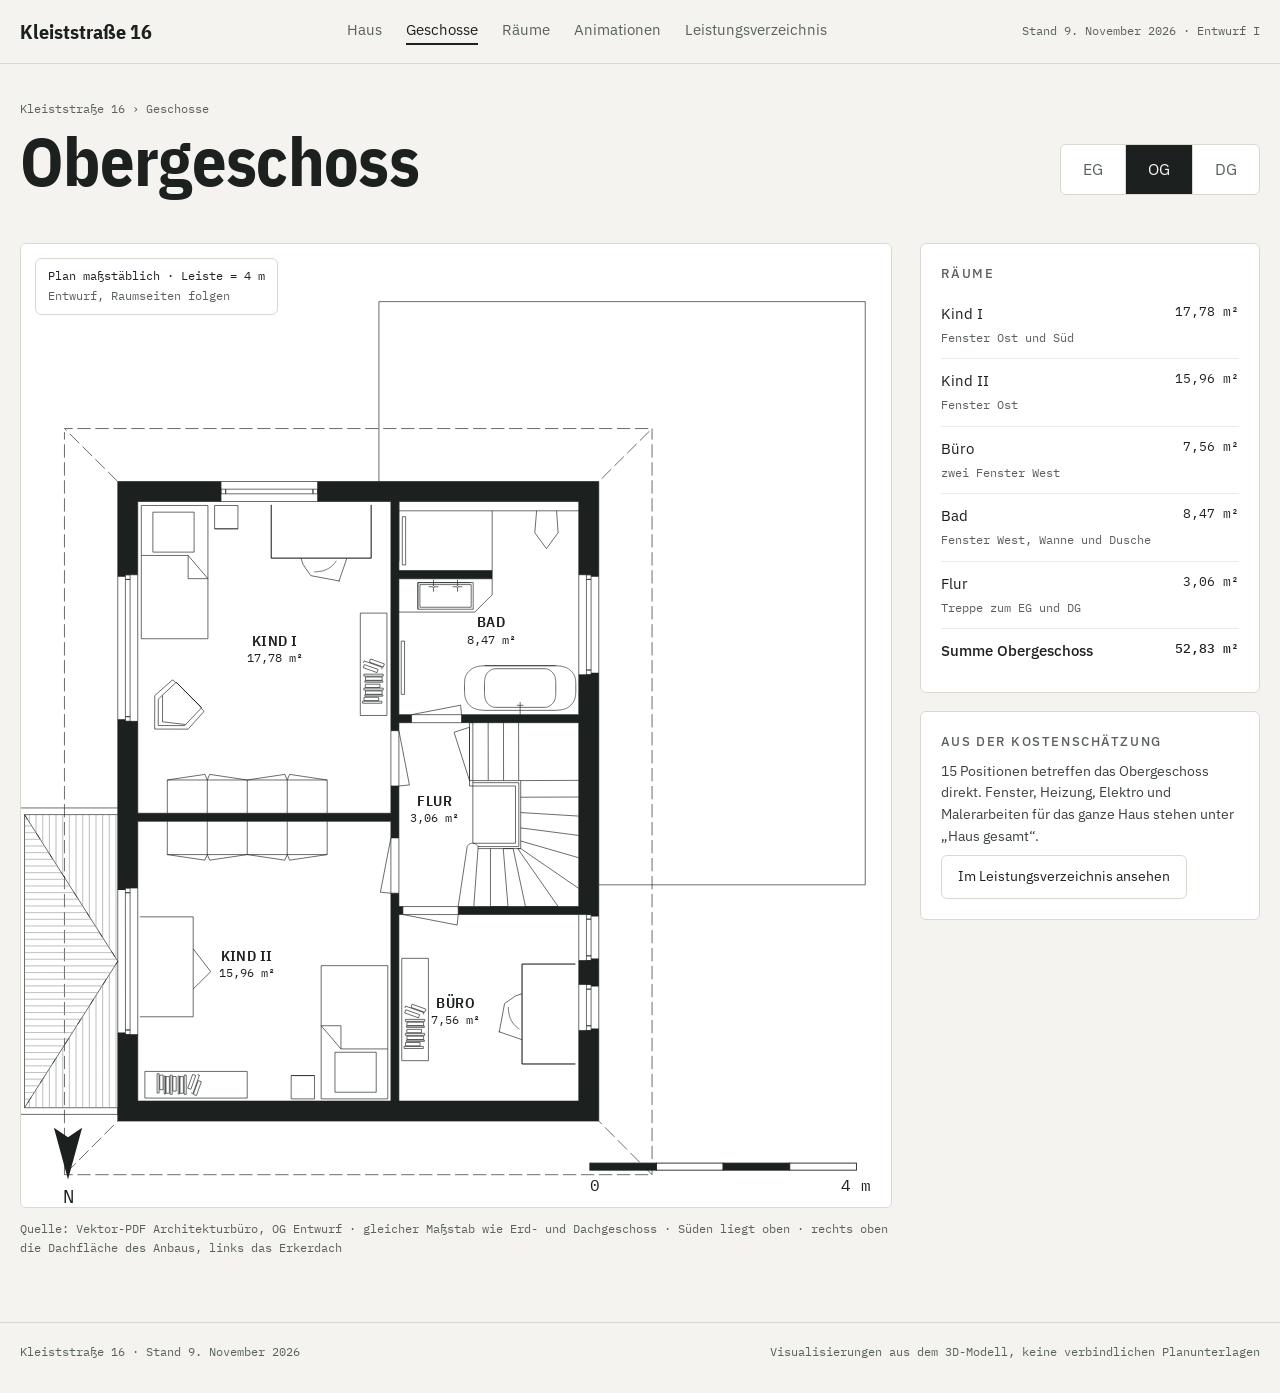
<file: og/index.html>
<!doctype html>
<html lang="de">
<head>
<meta charset="utf-8">
<meta name="viewport" content="width=device-width, initial-scale=1, viewport-fit=cover">
<meta name="robots" content="noindex, nofollow">
<title>Obergeschoss · Kleiststraße 16</title>
<link rel="stylesheet" href="https://fonts.googleapis.com/css2?family=IBM+Plex+Sans+Condensed:wght@400;500;600;700&family=IBM+Plex+Sans:wght@400;500&family=IBM+Plex+Mono:wght@400;500&display=swap">
<link rel="stylesheet" href="../assets/site.css?v=a70854af">

</head>
<body>
<header class="top"><nav class="in"><a class="brand" href="../index.html">Kleiststraße 16</a><div class="links"><a href="../index.html">Haus</a><a href="../eg/index.html" aria-current="page">Geschosse</a><a href="../eg/index.html#raeume">Räume</a><a href="../animationen/index.html">Animationen</a><a href="../lv/index.html">Leistungsverzeichnis</a></div><span class="stand">Stand 9. November 2026 · Entwurf I</span></nav></header>
<main class="in">
  <div class="row" style="align-items:flex-end"><div style="display:flex;flex-direction:column;gap:8px"><span class="crumb"><a href="../index.html">Kleiststraße 16</a> › Geschosse</span><h1 class="sub">Obergeschoss</h1></div><div class="tabs"><a href="../eg/index.html">EG</a><a href="../og/index.html" aria-current="page">OG</a><a href="../dg/index.html">DG</a></div></div>
  <div class="split">
    <section class="main">
      <div class="planbox"><svg viewBox="318 180 370 410" role="img" aria-label="Grundriss Obergeschoss mit Kind I, Kind II, Büro, Bad und Flur"><rect x="318" y="180" width="370" height="410" fill="#ffffff"/><g class="plan"><path class="Fk" d="M560.53 320.71h3.26v0.85h-3.26z M560.53 362.37h3.26v0.85h-3.26z M560.53 483.96h3.26v0.85h-3.26z M560.53 465.26h3.26v0.85h-3.26z M560.53 495.01h3.26v0.85h-3.26z M560.53 513.72h3.26v0.85h-3.26z M359.17 515.49h3.26v0.85h-3.26z M359.16 453.99h3.26v0.85h-3.26z M359.16 320.72h3.26v0.85h-3.26z M359.16 382.22h3.26v0.85h-3.26z M475.36 456.19h3.4v88.42h-3.4z M475.36 410.56h3.4v22.11h-3.4z M478.76 461.86h1.7v3.4h-1.7z M505.4 380.23h49.88v3.4h-49.88z M478.76 380.23h5.38v3.4h-5.38z M444.18 281.04h111.1v8.5h-111.1z M478.76 319.02h39.68v3.4h-39.68z M475.36 387.04 L478.76 387.04 L478.76 289.54 L475.36 289.54 L475.36 371.16 L475.36 374.57 L475.36 387.04z M359.17 553.11 L563.79 553.11 L563.79 544.61 L359.17 544.61 L359.17 553.11z M503.99 465.26 L555.28 465.26 L555.28 461.86 L503.99 461.86 L503.99 465.26z M367.67 425.58 L475.36 425.58 L475.36 422.18 L367.67 422.18 L367.67 425.58z M403.09 281.04 L359.16 281.04 L359.16 289.54 L403.09 289.54 L403.09 281.04z M563.79 465.26 L563.79 363.23 L555.28 363.23 L555.28 465.26 L563.79 465.26z M555.28 281.04 L555.28 320.71 L563.79 320.71 L563.79 281.04 L555.28 281.04z M563.79 484.81 L555.28 484.81 L555.28 495.01 L563.79 495.01 L563.79 484.81z M563.79 514.57 L555.28 514.57 L555.28 544.61 L563.79 544.61 L563.79 514.57z M359.16 383.07 L359.16 453.99 L367.67 453.99 L367.67 383.07 L359.16 383.07z M367.67 516.34 L359.17 516.34 L359.17 544.61 L367.67 544.61 L367.67 516.34z M359.16 289.54 L359.16 320.72 L367.66 320.72 L367.66 289.54 L359.16 289.54z"/>
<path class="Sk" d="M479.75 348.92h1.42v22.67h-1.42z M403.09 284.3h1.98v1.98h-1.98z M442.2 284.3h1.98v1.98h-1.98z M405.07 284.3h37.13v1.98h-37.13z M558.54 320.71h1.98v1.98h-1.98z M558.54 465.26h1.98v1.98h-1.98z M464.48 367.26h6.23v1.42h-6.23z M463.87 368.94h8.22v0.85h-8.22z M464.53 370.15h7.09v1.42h-7.09z M464.28 371.8h7.65v0.57h-7.65z M463.91 372.83h6.23v1.42h-6.23z M463.3 374.52h8.22v0.85h-8.22z M464.53 364.2h7.09v1.42h-7.09z M464.28 365.85h7.65v0.57h-7.65z M382.6 534.15h1.42v6.23h-1.42z M381.47 533.54h0.85v8.22h-0.85z M379.7 534.2h1.42v7.09h-1.42z M378.9 533.95h0.57v7.65h-0.57z M377.02 533.57h1.42v6.23h-1.42z M375.9 532.96h0.85v8.22h-0.85z M387.43 533.54h0.85v8.22h-0.85z M385.65 534.2h1.42v7.09h-1.42z M384.86 533.95h0.57v7.65h-0.57z M482.13 514.11h6.23v1.42h-6.23z M481.52 515.8h8.22v0.85h-8.22z M482.18 517.01h7.09v1.42h-7.09z M481.93 518.65h7.65v0.57h-7.65z M481.55 519.69h6.23v1.42h-6.23z M480.94 521.38h8.22v0.85h-8.22z M482.18 511.06h7.09v1.42h-7.09z M481.93 512.7h7.65v0.57h-7.65z M336.49 260.06 L336.49 260.06 M336.49 258.51 L336.49 258.51 M316.65 419.91 L316.65 550.28 M319.49 547.45 L319.49 422.75 M530.58 408.27 L510.22 408.27 M503.99 461.86 L507.81 436.35 M555.28 441.11 L530.58 433.97 M555.28 431.6 L530.58 428.4 M555.28 423.38 L530.58 421.87 M555.28 415.27 L530.58 415.35 M555.28 408.18 L530.58 408.27 M529.72 408.27 L529.68 383.62 M523.25 383.64 L523.29 408.27 M516.77 408.27 L516.73 383.63 M510.22 383.63 L510.22 434.9 M359.16 550.28 L359.16 547.45 M337.34 575.07 L341.34 571.05 M342.74 569.64 L346.73 565.62 M348.13 564.21 L352.13 560.19 M353.53 558.79 L357.52 554.77 M358.92 553.36 L359.17 553.11 M336.49 575.93 L336.49 575.93 M359.17 553.11 L359.17 553.11 M563.79 553.11 L565.06 554.4 M566.46 555.8 L570.46 559.83 M571.85 561.23 L575.85 565.25 M577.25 566.66 L581.24 570.68 M582.64 572.09 L586.46 575.93 M563.79 553.11 L563.79 553.11 M586.46 575.93 L586.46 575.93 M565.04 279.8 L569.06 275.8 M570.46 274.4 L574.48 270.41 M575.89 269.01 L579.91 265.01 M581.32 263.62 L585.34 259.62 M563.79 281.04 L563.79 281.04 M586.46 258.51 L586.46 258.51 M336.49 258.51 L337.37 259.38 M338.77 260.78 L342.79 264.77 M344.2 266.17 L348.22 270.17 M349.63 271.57 L353.65 275.56 M355.06 276.96 L359.08 280.96 M336.49 258.51 L336.49 258.51 M359.16 281.04 L359.16 281.04 M336.49 258.51 L339.99 258.51 M341.97 258.51 L347.64 258.51 M349.62 258.51 L355.29 258.51 M357.28 258.51 L362.94 258.51 M364.93 258.51 L370.6 258.51 M372.58 258.51 L378.25 258.51 M380.23 258.51 L385.9 258.51 M387.88 258.51 L393.55 258.51 M395.54 258.51 L401.2 258.51 M403.19 258.51 L408.86 258.51 M410.84 258.51 L416.51 258.51 M418.49 258.51 L424.16 258.51 M426.14 258.51 L431.81 258.51 M433.8 258.51 L439.46 258.51 M441.45 258.51 L447.12 258.51 M449.1 258.51 L454.77 258.51 M456.75 258.51 L462.42 258.51 M464.4 258.51 L470.07 258.51 M472.06 258.51 L477.72 258.51 M479.71 258.51 L485.38 258.51 M487.36 258.51 L493.03 258.51 M495.01 258.51 L500.68 258.51 M502.66 258.51 L508.33 258.51 M510.32 258.51 L515.98 258.51 M517.97 258.51 L523.64 258.51 M525.62 258.51 L531.29 258.51 M533.27 258.51 L538.94 258.51 M540.92 258.51 L546.59 258.51 M548.58 258.51 L554.24 258.51 M556.23 258.51 L561.9 258.51 M563.88 258.51 L569.55 258.51 M571.53 258.51 L577.2 258.51 M579.18 258.51 L584.85 258.51 M336.49 258.51 L336.49 258.51 M586.46 258.51 L586.46 258.51 M586.46 575.93 L586.46 571.29 M586.46 569.3 L586.46 563.63 M586.46 561.65 L586.46 555.98 M586.46 554 L586.46 548.33 M586.46 546.35 L586.46 540.68 M586.46 538.69 L586.46 533.03 M586.46 531.04 L586.46 525.37 M586.46 523.39 L586.46 517.72 M586.46 515.74 L586.46 510.07 M586.46 508.09 L586.46 502.42 M586.46 500.43 L586.46 494.77 M586.46 492.78 L586.46 487.11 M586.46 485.13 L586.46 479.46 M586.46 477.48 L586.46 471.81 M586.46 469.83 L586.46 464.16 M586.46 462.17 L586.46 456.51 M586.46 454.52 L586.46 448.85 M586.46 446.87 L586.46 441.2 M586.46 439.22 L586.46 433.55 M586.46 431.57 L586.46 425.9 M586.46 423.91 L586.46 418.25 M586.46 416.26 L586.46 410.59 M586.46 408.61 L586.46 402.94 M586.46 400.96 L586.46 395.29 M586.46 393.31 L586.46 387.64 M586.46 385.65 L586.46 379.99 M586.46 378 L586.46 372.33 M586.46 370.35 L586.46 364.68 M586.46 362.7 L586.46 357.03 M586.46 355.05 L586.46 349.38 M586.46 347.39 L586.46 341.73 M586.46 339.74 L586.46 334.07 M586.46 332.09 L586.46 326.42 M586.46 324.44 L586.46 318.77 M586.46 316.79 L586.46 311.12 M586.46 309.13 L586.46 303.47 M586.46 301.48 L586.46 295.81 M586.46 293.83 L586.46 288.16 M586.46 286.18 L586.46 280.51 M586.46 278.53 L586.46 272.86 M586.46 270.87 L586.46 265.21 M586.46 263.22 L586.46 258.51 M586.46 575.93 L586.46 575.93 M586.46 258.51 L586.46 258.51 M336.49 575.93 L339.99 575.93 M341.97 575.93 L347.64 575.93 M349.62 575.93 L355.29 575.93 M357.28 575.93 L362.94 575.93 M364.93 575.93 L370.6 575.93 M372.58 575.93 L378.25 575.93 M380.23 575.93 L385.9 575.93 M387.88 575.93 L393.55 575.93 M395.54 575.93 L401.2 575.93 M403.19 575.93 L408.86 575.93 M410.84 575.93 L416.51 575.93 M418.49 575.93 L424.16 575.93 M426.14 575.93 L431.81 575.93 M433.8 575.93 L439.46 575.93 M441.45 575.93 L447.12 575.93 M449.1 575.93 L454.77 575.93 M456.75 575.93 L462.42 575.93 M464.4 575.93 L470.07 575.93 M472.06 575.93 L477.72 575.93 M479.71 575.93 L485.38 575.93 M487.36 575.93 L493.03 575.93 M495.01 575.93 L500.68 575.93 M502.66 575.93 L508.33 575.93 M510.32 575.93 L515.98 575.93 M517.97 575.93 L523.64 575.93 M525.62 575.93 L531.29 575.93 M533.27 575.93 L538.94 575.93 M540.92 575.93 L546.59 575.93 M548.58 575.93 L554.24 575.93 M556.23 575.93 L561.9 575.93 M563.88 575.93 L569.55 575.93 M571.53 575.93 L577.2 575.93 M579.18 575.93 L584.85 575.93 M336.49 575.93 L336.49 575.93 M586.46 575.93 L586.46 575.93 M336.49 575.93 L336.49 571.29 M336.49 569.3 L336.49 563.63 M336.49 561.65 L336.49 555.98 M336.49 554 L336.49 550.28 M336.49 575.93 L336.49 575.93 M336.49 546.35 L336.49 540.68 M336.49 538.69 L336.49 533.03 M336.49 531.04 L336.49 525.37 M336.49 523.39 L336.49 517.72 M336.49 515.74 L336.49 510.07 M336.49 508.09 L336.49 502.42 M336.49 500.43 L336.49 494.77 M336.49 492.78 L336.49 487.11 M336.49 485.13 L336.49 479.46 M336.49 477.48 L336.49 471.81 M336.49 469.83 L336.49 464.16 M336.49 462.17 L336.49 456.51 M336.49 454.52 L336.49 448.85 M336.49 446.87 L336.49 441.2 M336.49 439.22 L336.49 433.55 M336.49 431.57 L336.49 425.9 M336.49 423.91 L336.49 419.91 M336.49 550.28 L336.49 550.28 M336.49 416.26 L336.49 410.59 M336.49 408.61 L336.49 402.94 M336.49 400.96 L336.49 395.29 M336.49 393.31 L336.49 387.64 M336.49 385.65 L336.49 379.99 M336.49 378 L336.49 372.33 M336.49 370.35 L336.49 364.68 M336.49 362.7 L336.49 357.03 M336.49 355.05 L336.49 349.38 M336.49 347.39 L336.49 341.73 M336.49 339.74 L336.49 334.07 M336.49 332.09 L336.49 326.42 M336.49 324.44 L336.49 318.77 M336.49 316.79 L336.49 311.12 M336.49 309.13 L336.49 303.47 M336.49 301.48 L336.49 295.81 M336.49 293.83 L336.49 288.16 M336.49 286.18 L336.49 280.51 M336.49 278.53 L336.49 272.86 M336.49 270.87 L336.49 265.21 M336.49 263.22 L336.49 260.06 M336.49 419.91 L336.49 419.91 M336.49 260.06 L336.49 260.06 M319.49 422.75 L320.74 424.71 M324.54 430.69 L326.06 433.08 M329.86 439.06 L331.38 441.45 M335.19 447.43 L336.71 449.82 M340.51 455.8 L342.03 458.19 M345.83 464.17 L347.35 466.56 M351.15 472.54 L352.67 474.94 M356.48 480.91 L358 483.31 M319.49 422.75 L319.49 422.75 M358.6 484.25 L358.6 484.25 M319.49 422.75 L359.17 485.14 M320.8 545.38 L322.32 542.99 M326.13 537.02 L327.65 534.63 M331.46 528.65 L332.98 526.26 M336.79 520.28 L338.31 517.89 M342.12 511.92 L343.64 509.53 M347.44 503.55 L348.97 501.16 M352.77 495.18 L354.29 492.79 M358.1 486.82 L359.16 485.15 M319.49 547.45 L319.49 547.45 M359.16 547.45 L319.49 547.45 M319.49 422.75 L359.16 422.75 M359.16 419.91 L316.65 419.91 M316.65 550.28 L359.16 550.28 M480.46 465.26 L503.56 469.73 M478.76 293.51 L555.28 293.51 M478.76 289.54 L478.76 315.05 M478.76 315.05 L478.76 315.05 M478.76 387.04 L483.24 410.13 M540.97 360.68 L519.72 360.68 M506.68 367.48 L506.68 370.31 M530.34 380.23 L530.34 374.85 M528.94 376.25 L531.77 376.25 M484.15 380.23 L505.02 376.19 M480.21 296 L480.21 306.26 M480.21 316.53 L480.21 306.26 M511.07 336.59 L478.76 336.59 M518.44 322.42 L518.44 329.22 M414.25 408.01 L414.25 422.18 M397.25 408.01 L397.25 422.18 M431.26 408.01 L431.26 422.18 M438.04 316.42 L438.05 316.43 M453.52 323.36 L453.54 323.34 M441.24 321.08 L441.12 320.91 M438.05 316.44 L441.12 320.91 M383.83 366.63 L382.73 365.53 M395.73 378.58 L394.63 377.48 M414.25 439.75 L414.25 425.58 M397.25 439.75 L397.25 425.58 M431.26 439.75 L431.26 425.58 M528.38 499.9 L528.37 499.91 M521.44 515.38 L521.45 515.4 M523.72 503.1 L523.89 502.99 M528.35 499.91 L523.89 502.99 M546.5 302.81 L545.84 293.51 M536.58 302.81 L537.34 293.51 M545.51 367.48 L545.51 370.31 M554.01 367.48 L554.01 370.31 M515.18 367.48 L515.18 370.31 M545.51 359.4 L515.18 359.4 M519.72 377.12 L540.97 377.12 M515.18 359.4 L545.51 359.4 M503.22 325.82 L501.61 325.82 M503.7 326.31 L503.7 327.92 M504.19 325.82 L505.8 325.82 M503.7 325.34 L503.7 322.78 M493.99 325.82 L495.6 325.82 M493.5 326.31 L493.5 327.92 M493.01 325.82 L491.41 325.82 M493.5 325.34 L493.5 322.78 M515.18 378.39 L545.51 378.39 M474.03 487 L445.69 487 M474.03 522.68 L474.03 487 M451.57 540.85 L451.57 523.85 M469.11 540.85 L469.11 523.85 M451.57 523.85 L469.11 523.85 M474.03 543.68 L474.03 522.68 M451.57 540.85 L469.11 540.85 M432.93 533.76 L432.93 543.68 M442.85 533.76 L442.85 543.68 M432.93 533.76 L442.85 533.76 M432.93 543.68 L442.85 543.68 M432.93 533.76 L442.85 533.76 M369.18 347.93 L397.52 347.93 M369.18 312.25 L369.18 347.93 M391.64 294.08 L391.64 311.08 M374.1 294.08 L374.1 311.08 M391.64 311.08 L374.1 311.08 M369.18 291.24 L369.18 312.25 M391.64 294.08 L374.1 294.08 M410.28 301.16 L410.28 291.24 M400.36 301.16 L400.36 291.24 M410.28 301.16 L400.36 301.16 M410.28 291.24 L400.36 291.24 M410.28 301.16 L400.36 301.16 M475.36 432.66 L470.89 455.76 M475.36 456.19 L478.76 456.19 M478.76 432.66 L475.36 432.66 M478.76 387.04 L475.36 387.04 M475.36 410.56 L478.76 410.56 M444.18 289.54 L444.18 281.04 M403.09 281.04 L403.09 289.54 M505.4 383.64 L505.4 380.23 M484.15 380.23 L484.15 383.64 M503.99 465.26 L503.99 461.86 M480.46 461.86 L480.46 465.26 M367.67 453.99 L359.16 453.99 M359.17 516.34 L367.67 516.34 M367.66 320.72 L359.16 320.72 M359.16 383.07 L367.67 383.07 M563.79 320.71 L555.28 320.71 M555.28 363.23 L563.79 363.23 M563.79 495.01 L555.28 495.01 M555.28 514.57 L563.79 514.57 M563.79 465.26 L555.28 465.26 M555.28 484.81 L563.79 484.81 M475.36 374.57 L475.36 387.04 M475.36 410.56 L475.36 422.18 M475.36 425.58 L475.36 432.66 M475.36 456.19 L475.36 544.61 M478.76 544.61 L478.76 465.26 M478.76 461.86 L478.76 456.19 M478.76 432.66 L478.76 410.56 M478.76 387.04 L478.76 383.64 M478.76 380.23 L478.76 322.42 M478.76 319.02 L478.76 289.54 M555.28 544.61 L478.76 544.61 M475.36 544.61 L367.67 544.61 M359.17 544.61 L359.17 553.11 M478.76 465.26 L480.46 465.26 M503.99 465.26 L555.28 465.26 M480.46 461.86 L478.76 461.86 M478.76 383.64 L484.15 383.64 M555.28 380.23 L505.4 380.23 M484.15 380.23 L478.76 380.23 M367.67 425.58 L475.36 425.58 M475.36 422.18 L367.67 422.18 M555.28 281.04 L444.18 281.04 M367.66 289.54 L403.09 289.54 M444.18 289.54 L475.36 289.54 M478.76 289.54 L555.28 289.54 M518.44 319.02 L478.76 319.02 M563.79 544.61 L563.79 514.57 M563.79 495.01 L563.79 484.81 M563.79 465.26 L563.79 363.23 M555.28 289.54 L555.28 320.71 M555.28 363.23 L555.28 380.23 M555.28 383.64 L555.28 461.86 M555.28 484.81 L555.28 495.01 M555.28 514.57 L555.28 544.61 M359.16 289.54 L359.16 320.72 M359.16 383.07 L359.16 453.99 M359.17 516.34 L359.17 544.61 M367.67 544.61 L367.67 516.34 M367.67 453.99 L367.67 425.58 M367.67 422.18 L367.67 383.07 M367.66 320.72 L367.66 289.54 M563.79 484.81 L563.79 465.26 M555.28 465.26 L555.28 484.81 M563.79 514.57 L563.79 495.01 M555.28 495.01 L555.28 514.57 M563.79 363.23 L563.79 320.71 M555.28 320.71 L555.28 363.23 M367.67 383.07 L367.66 320.72 M359.16 320.72 L359.16 383.07 M367.67 516.34 L367.67 453.99 M359.16 453.99 L359.17 516.34 M480.46 465.26 L503.99 465.26 M503.99 461.86 L480.46 461.86 M484.15 383.64 L505.4 383.64 M505.4 380.23 L484.15 380.23 M403.09 289.54 L444.18 289.54 M444.18 281.04 L403.09 281.04 M478.76 410.56 L478.76 387.04 M475.36 387.04 L475.36 410.56 M475.36 432.66 L475.36 456.19 M478.76 456.19 L478.76 432.66 M509.52 324.9 L509.52 334.53 M486.83 335.38 L486.83 324.05 M487.69 334.53 L487.69 324.9 M486.83 324.05 L486.83 335.38 M487.69 324.9 L509.52 324.9 M509.52 334.53 L487.69 334.53 M486.83 324.05 L509.31 324.05 M486.83 324.05 L509.31 324.05 M486.83 335.38 L510.37 335.38 M473.67 337.03 L462.34 337.03 M462.34 337.03 L462.34 380.57 M471.43 360.92 L471.71 360.12 M384.23 366.63 L394.63 377.08 M445.69 487 L445.69 543.68 M474.03 543.68 L445.69 543.68 M397.52 347.93 L397.52 291.24 M369.18 291.24 L397.52 291.24 M414.24 543.34 L414.24 532 M414.24 532 L370.7 532 M390.35 541.09 L391.15 541.38 M491.32 483.89 L479.98 483.89 M479.98 483.89 L479.98 527.43 M489.07 507.78 L489.36 506.97 M489.74 509.85 L481.52 509.85 M512.42 436.35 L529.77 436.35 L529.77 409.16 L510.22 409.16 M530.58 408.27 L530.58 437.2 L512.42 437.2 M512.42 436.35 L512.42 437.2 L510.62 461.86 M517.71 437.2 L517.71 461.86 L525.18 461.86 L523.15 437.2 L527.36 437.2 L532.61 461.86 L546.51 461.86 L529.31 437.2 L530.58 437.2 L555.28 454.16 M507.81 436.35 L507.94 436.15 L508.07 435.95 L508.14 435.85 L508.22 435.76 L508.3 435.67 L508.38 435.58 L508.46 435.5 L508.56 435.43 L508.65 435.36 L508.75 435.29 L508.86 435.23 L508.96 435.17 L509.07 435.12 L509.18 435.08 L509.3 435.04 L509.41 435 L509.53 434.97 L509.64 434.95 L509.76 434.93 L509.88 434.91 M509.88 434.91 L510 434.9 L510.12 434.9 L510.24 434.9 L510.35 434.91 L510.47 434.93 L510.59 434.95 L510.71 434.97 L510.82 435 L510.94 435.04 L511.05 435.08 L511.16 435.12 L511.27 435.17 L511.38 435.23 L511.48 435.29 L511.58 435.36 L511.68 435.43 L511.77 435.5 L511.86 435.58 L511.94 435.67 L512.02 435.76 L512.09 435.85 L512.16 435.95 L512.29 436.15 L512.42 436.35 M336.49 550.28 L336.49 550.28 L336.49 548.33 M336.49 419.91 L336.49 419.91 L336.49 418.25 M359.16 485.15 L359.16 485.15 L319.49 547.45 M503.56 469.73 L503.99 465.26 M510.22 383.64 L508.8 383.64 L508.8 410.58 L528.36 410.58 L528.36 434.93 L510.22 434.93 M510.22 408.27 L508.8 408.27 L508.8 385.59 L502.22 387.71 L508.8 408.27 M470.26 281.04 L470.26 204.52 L677.15 204.52 L677.15 452.62 L563.79 452.62 M478.76 319.02 L518.44 319.02 L518.44 293.51 M478.76 410.56 L483.24 410.13 M505.4 380.23 L505.02 376.19 M480.21 296 L481.63 296 L481.63 306.26 M480.21 316.53 L481.63 316.53 L481.63 306.26 M511.07 336.59 L518.44 329.22 M380.24 422.18 L380.24 408.01 L448.26 408.01 L448.26 422.18 M397.25 408.01 L396.23 405.63 L380.24 408.01 M397.25 408.01 L398.26 405.63 L414.25 408.01 M431.26 408.01 L432.27 405.63 L448.26 408.01 M431.26 408.01 L430.24 405.63 L414.25 408.01 M442.78 319.49 L443.27 319.46 L443.76 319.43 L444 319.41 L444.25 319.39 L444.49 319.36 L444.74 319.34 L444.98 319.3 L445.22 319.27 L445.46 319.23 L445.7 319.19 L445.94 319.14 L446.18 319.09 L446.42 319.03 L446.66 318.96 L446.83 318.91 L447.01 318.85 L447.19 318.79 L447.36 318.72 L447.54 318.65 L447.71 318.58 L447.89 318.5 L448.06 318.42 L448.23 318.34 L448.4 318.25 L448.56 318.16 L448.73 318.06 L448.89 317.97 L449.05 317.87 L449.21 317.76 L449.37 317.66 L449.53 317.55 L449.68 317.43 L449.83 317.32 L449.98 317.2 L450.13 317.08 L450.27 316.96 L450.41 316.83 L450.55 316.7 L450.69 316.57 L450.82 316.44 L450.95 316.3 L451.08 316.16 L451.2 316.02 L451.32 315.88 L451.44 315.73 L451.56 315.58 L451.7 315.39 L451.84 315.19 L451.98 314.98 L452.11 314.77 M441.24 321.08 L453.48 323.37 M453.48 323.37 L453.51 323.35 M453.22 323.59 L456.63 313.64 M437.08 313.64 L438.05 316.41 M382.33 365.53 L382.73 365.52 M382.73 365.52 L382.73 365.53 M382.33 365.53 L374.9 372.12 M374.87 386.35 L374.9 372.12 M389.1 386.38 L374.87 386.35 M389.1 386.38 L395.72 378.99 M395.73 378.58 L395.73 378.98 M395.73 378.98 L395.72 378.99 M394.63 377.08 L394.63 377.48 M394.63 377.08 L389.43 371.85 L384.23 366.63 M383.83 366.63 L384.23 366.63 M387.98 384.43 L378.2 383.26 M378.2 383.26 L378.23 372.04 M383.83 366.63 L376.4 373.63 M383.83 366.63 L384.23 366.63 M384.23 366.63 L389.43 371.85 L394.63 377.08 M394.63 377.08 L394.63 377.48 M387.6 384.88 L394.63 377.48 M387.6 384.88 L376.38 384.85 M376.38 384.85 L376.4 373.63 M380.24 425.58 L380.24 439.75 L448.26 439.75 L448.26 425.58 M397.25 439.75 L396.23 442.13 L380.24 439.75 M397.25 439.75 L398.26 442.13 L414.25 439.75 M431.26 439.75 L432.27 442.13 L448.26 439.75 M431.26 439.75 L430.24 442.13 L414.25 439.75 M391.23 496.96 L398.71 489.58 M398.71 489.58 L391.29 479.88 M391.29 479.88 L391.25 479.88 M525.3 504.64 L525.33 505.13 L525.37 505.62 L525.39 505.86 L525.41 506.11 L525.43 506.35 L525.46 506.6 L525.49 506.84 L525.53 507.08 L525.57 507.32 L525.61 507.56 L525.66 507.8 L525.71 508.04 L525.77 508.28 L525.84 508.52 L525.89 508.7 L525.95 508.87 L526.01 509.05 L526.08 509.23 L526.15 509.4 L526.22 509.57 L526.3 509.75 L526.38 509.92 L526.46 510.09 L526.55 510.26 L526.64 510.42 L526.73 510.59 L526.83 510.75 L526.93 510.91 L527.03 511.07 L527.14 511.23 L527.25 511.39 L527.36 511.54 L527.48 511.69 L527.6 511.84 L527.72 511.99 L527.84 512.13 L527.97 512.27 L528.1 512.41 L528.23 512.55 L528.36 512.68 L528.5 512.81 L528.64 512.94 L528.78 513.06 L528.92 513.18 L529.07 513.3 L529.21 513.42 L529.41 513.56 L529.61 513.7 L529.82 513.84 L530.02 513.97 M523.72 503.1 L521.43 515.34 M521.43 515.34 L521.45 515.37 M521.21 515.08 L531.15 518.49 M531.15 498.94 L528.39 499.91 M364.41 453.99 L364.41 455.97 L362.42 455.97 L362.42 453.99 L364.41 453.99 M364.41 514.36 L364.41 516.34 L362.43 516.34 L362.43 514.36 L364.41 514.36 M364.41 455.97 L364.41 514.36 L362.43 514.36 L362.42 455.97 L364.41 455.97 M364.41 320.72 L364.41 322.7 L362.42 322.7 L362.42 320.72 L364.41 320.72 M364.41 381.08 L364.41 383.07 L362.42 383.07 L362.42 381.08 L364.41 381.08 M364.41 322.7 L364.41 381.08 L362.42 381.08 L362.42 322.7 L364.41 322.7 M560.53 361.24 L560.53 363.23 L558.54 363.23 L558.54 361.24 L560.53 361.24 M560.53 322.7 L560.53 361.24 L558.54 361.24 L558.54 322.7 L560.53 322.7 M560.53 495.01 L560.53 497 L558.54 497 M558.54 497 L558.54 495.01 L560.53 495.01 M560.53 512.59 L560.53 514.57 L558.54 514.57 L558.54 512.59 L560.53 512.59 M560.53 497 L560.53 512.59 L558.54 512.59 L558.54 497 L560.53 497 M560.53 482.83 L560.53 484.81 L558.54 484.81 L558.54 482.83 L560.53 482.83 M560.53 467.24 L560.53 482.83 L558.54 482.83 L558.54 467.24 L560.53 467.24 M536.58 302.81 L541.54 309.61 M541.54 309.61 L546.5 302.81 M546.5 302.81 L546.5 302.79 M545.51 359.4 L546.1 359.45 L546.69 359.5 L546.98 359.53 L547.27 359.56 L547.57 359.6 L547.85 359.65 L548.14 359.7 L548.43 359.76 L548.57 359.79 L548.71 359.82 L548.85 359.86 L548.99 359.9 L549.13 359.94 L549.27 359.98 L549.41 360.03 L549.55 360.08 L549.68 360.13 L549.82 360.19 L549.95 360.24 L550.09 360.31 L550.23 360.38 L550.38 360.45 L550.52 360.53 L550.66 360.61 L550.8 360.7 L550.94 360.78 L551.08 360.88 L551.21 360.97 L551.35 361.07 L551.48 361.17 L551.61 361.28 L551.73 361.39 L551.86 361.5 L551.98 361.61 L552.1 361.73 L552.21 361.84 L552.33 361.97 L552.43 362.09 L552.54 362.22 L552.65 362.34 L552.75 362.48 L552.84 362.61 L552.93 362.74 L553.02 362.88 L553.11 363.02 L553.19 363.16 L553.27 363.3 L553.34 363.45 L553.41 363.59 L553.48 363.74 M553.48 363.74 L553.54 363.89 L553.59 364.03 L553.63 364.14 L553.66 364.24 L553.69 364.34 L553.72 364.45 L553.77 364.65 L553.82 364.87 L553.86 365.08 L553.89 365.29 L553.92 365.51 L553.94 365.72 L553.96 365.94 L553.97 366.16 L553.98 366.38 L553.99 366.6 L554 367.04 L554.01 367.48 M540.97 360.68 L541.11 360.69 L541.24 360.7 L541.38 360.71 L541.51 360.74 L541.65 360.77 L541.78 360.8 L541.92 360.84 L542.05 360.88 L542.18 360.93 L542.31 360.98 L542.44 361.04 L542.57 361.1 L542.69 361.16 L542.82 361.23 L542.94 361.3 L543.06 361.38 L543.18 361.46 L543.3 361.54 L543.41 361.63 L543.53 361.72 L543.64 361.81 L543.74 361.91 L543.85 362.01 L543.95 362.11 L544.05 362.21 L544.15 362.32 L544.24 362.43 L544.33 362.54 L544.41 362.65 L544.49 362.77 L544.57 362.88 L544.65 363 M544.65 363 L544.72 363.13 L544.79 363.25 L544.85 363.38 L544.92 363.51 L544.97 363.64 L545.03 363.77 L545.08 363.91 L545.12 364.04 L545.16 364.18 L545.2 364.31 L545.24 364.45 L545.27 364.59 L545.3 364.73 L545.33 364.87 L545.36 365.01 L545.38 365.15 L545.4 365.3 L545.42 365.44 L545.43 365.58 L545.45 365.73 L545.47 366.02 L545.48 366.31 L545.5 366.6 L545.5 366.9 L545.5 367.19 L545.51 367.48 M545.51 378.39 L546.1 378.35 L546.7 378.3 L546.99 378.27 L547.28 378.24 L547.58 378.2 L547.87 378.16 L548.16 378.11 L548.44 378.05 L548.58 378.02 L548.72 377.98 L548.86 377.94 L549 377.91 L549.14 377.86 L549.28 377.82 L549.42 377.77 L549.55 377.72 L549.69 377.67 L549.82 377.61 L549.96 377.55 L550.09 377.49 L550.24 377.41 L550.39 377.33 L550.53 377.25 L550.68 377.16 M550.68 377.16 L550.82 377.07 L550.96 376.97 L551.1 376.87 L551.23 376.77 L551.37 376.66 L551.5 376.55 L551.63 376.44 L551.75 376.32 L551.88 376.2 L552 376.08 L552.12 375.95 L552.23 375.83 L552.35 375.69 L552.45 375.56 L552.56 375.42 L552.66 375.29 L552.76 375.15 L552.86 375 L552.95 374.86 L553.04 374.71 L553.12 374.56 L553.2 374.41 L553.28 374.26 L553.35 374.1 L553.42 373.95 L553.48 373.79 L553.54 373.64 L553.59 373.48 L553.65 373.29 L553.7 373.09 L553.75 372.9 L553.79 372.71 L553.83 372.51 L553.86 372.31 L553.88 372.12 L553.91 371.92 L553.93 371.72 L553.94 371.52 L553.96 371.32 L553.97 371.12 L553.99 370.72 L554.01 370.31 M540.97 377.12 L541.11 377.11 L541.24 377.1 L541.38 377.08 L541.51 377.06 L541.65 377.03 L541.78 377 L541.92 376.96 L542.05 376.92 M542.05 376.92 L542.18 376.87 L542.31 376.82 L542.44 376.76 L542.57 376.7 L542.69 376.63 L542.82 376.57 L542.94 376.49 L543.06 376.42 L543.18 376.34 L543.3 376.25 L543.41 376.17 L543.53 376.08 L543.64 375.98 L543.74 375.89 L543.85 375.79 L543.95 375.69 L544.05 375.58 L544.15 375.48 L544.24 375.37 L544.33 375.26 L544.41 375.14 L544.49 375.03 L544.57 374.91 L544.65 374.79 L544.72 374.67 L544.79 374.54 L544.85 374.41 L544.92 374.28 L544.97 374.15 L545.03 374.02 L545.08 373.89 L545.12 373.75 L545.16 373.62 L545.2 373.48 L545.24 373.34 L545.27 373.2 L545.3 373.07 L545.33 372.92 L545.36 372.78 L545.38 372.64 L545.4 372.5 L545.42 372.36 L545.43 372.21 L545.45 372.07 L545.47 371.78 L545.48 371.49 L545.5 371.19 L545.5 370.9 L545.5 370.61 L545.51 370.31 M515.18 359.4 L514.59 359.45 L514 359.5 L513.71 359.53 L513.41 359.56 L513.12 359.6 L512.83 359.65 L512.54 359.7 L512.26 359.76 L512.12 359.79 L511.97 359.82 L511.83 359.86 L511.69 359.9 L511.55 359.94 L511.41 359.98 L511.28 360.03 L511.14 360.08 L511 360.13 L510.87 360.19 L510.73 360.24 L510.6 360.31 L510.45 360.38 L510.31 360.45 L510.16 360.53 L510.02 360.61 L509.88 360.7 L509.74 360.78 L509.61 360.88 L509.47 360.97 L509.34 361.07 L509.21 361.17 L509.08 361.28 L508.95 361.39 L508.83 361.5 L508.71 361.61 L508.59 361.73 L508.47 361.84 L508.36 361.97 L508.25 362.09 L508.14 362.22 L508.04 362.34 L507.94 362.48 L507.84 362.61 L507.75 362.74 L507.66 362.88 L507.58 363.02 L507.5 363.16 L507.42 363.3 L507.34 363.45 M507.34 363.45 L507.27 363.59 L507.21 363.74 L507.15 363.89 L507.09 364.03 L507.06 364.14 L507.03 364.24 L507 364.34 L506.97 364.45 L506.91 364.65 L506.87 364.87 L506.83 365.08 L506.8 365.29 L506.77 365.51 L506.75 365.72 L506.73 365.94 L506.72 366.16 L506.7 366.38 L506.7 366.6 L506.69 367.04 L506.68 367.48 M519.72 360.68 L519.58 360.69 L519.44 360.7 L519.31 360.71 L519.17 360.74 L519.04 360.77 L518.9 360.8 L518.77 360.84 L518.64 360.88 L518.51 360.93 L518.38 360.98 L518.25 361.04 L518.12 361.1 L517.99 361.16 L517.87 361.23 L517.74 361.3 L517.62 361.38 L517.5 361.46 L517.39 361.54 L517.27 361.63 L517.16 361.72 L517.05 361.81 L516.94 361.91 L516.84 362.01 L516.74 362.11 L516.64 362.21 L516.54 362.32 L516.45 362.43 L516.36 362.54 L516.27 362.65 L516.19 362.77 M516.19 362.77 L516.11 362.88 L516.04 363 L515.97 363.13 L515.9 363.25 L515.83 363.38 L515.77 363.51 L515.71 363.64 L515.66 363.77 L515.61 363.91 L515.57 364.04 L515.52 364.18 L515.48 364.31 L515.45 364.45 L515.41 364.59 L515.38 364.73 L515.36 364.87 L515.33 365.01 L515.31 365.15 L515.29 365.3 L515.27 365.44 L515.25 365.58 L515.24 365.73 L515.22 366.02 L515.2 366.31 L515.19 366.6 L515.18 366.9 L515.18 367.19 L515.18 367.48 M515.18 378.39 L514.58 378.35 L513.99 378.3 L513.7 378.27 L513.4 378.24 L513.11 378.2 L512.82 378.16 L512.53 378.11 L512.24 378.05 L512.1 378.02 L511.96 377.98 L511.82 377.94 L511.68 377.91 L511.54 377.86 L511.41 377.82 L511.27 377.77 L511.13 377.72 L511 377.67 L510.86 377.61 L510.73 377.55 L510.6 377.49 L510.45 377.41 L510.3 377.33 M510.3 377.33 L510.16 377.25 L510.01 377.16 L509.87 377.07 L509.73 376.97 L509.59 376.87 L509.45 376.77 L509.32 376.66 L509.19 376.55 L509.06 376.44 L508.93 376.32 L508.81 376.2 L508.69 376.08 L508.57 375.95 L508.45 375.83 L508.34 375.69 L508.23 375.56 L508.13 375.42 L508.02 375.29 L507.92 375.15 L507.83 375 L507.74 374.86 L507.65 374.71 L507.57 374.56 L507.49 374.41 L507.41 374.26 L507.34 374.1 L507.27 373.95 L507.21 373.79 L507.15 373.64 L507.09 373.48 L507.04 373.29 L506.98 373.09 L506.94 372.9 L506.9 372.71 L506.86 372.51 L506.83 372.31 L506.8 372.12 L506.78 371.92 L506.76 371.72 L506.74 371.52 L506.73 371.32 L506.72 371.12 L506.7 370.72 L506.68 370.31 M519.72 377.12 L519.58 377.11 L519.44 377.1 L519.31 377.08 L519.17 377.06 L519.04 377.03 L518.9 377 M518.9 377 L518.77 376.96 L518.64 376.92 L518.51 376.87 L518.38 376.82 L518.25 376.76 L518.12 376.7 L517.99 376.63 L517.87 376.57 L517.74 376.49 L517.62 376.42 L517.5 376.34 L517.39 376.25 L517.27 376.17 L517.16 376.08 L517.05 375.98 L516.94 375.89 L516.84 375.79 L516.74 375.69 L516.64 375.58 L516.54 375.48 L516.45 375.37 L516.36 375.26 L516.27 375.14 L516.19 375.03 L516.11 374.91 L516.04 374.79 L515.97 374.67 L515.9 374.54 L515.83 374.41 L515.77 374.28 L515.71 374.15 L515.66 374.02 L515.61 373.89 L515.57 373.75 L515.52 373.62 L515.48 373.48 L515.45 373.34 L515.41 373.2 L515.38 373.07 L515.36 372.92 L515.33 372.78 L515.31 372.64 L515.29 372.5 L515.27 372.36 L515.25 372.21 L515.24 372.07 L515.22 371.78 L515.2 371.49 L515.19 371.19 L515.18 370.9 M515.18 370.9 L515.18 370.61 L515.18 370.31 M503.22 325.82 L503.7 326.31 M503.7 326.31 L504.19 325.82 M504.19 325.82 L503.7 325.34 M503.7 325.34 L503.22 325.82 M493.99 325.82 L493.5 325.34 M493.5 325.34 L493.01 325.82 M493.01 325.82 L493.5 326.31 M493.5 326.31 L493.99 325.82 M454.11 522.43 L445.69 512.56 L454.11 512.56 L454.11 522.43 L474.03 522.43 M389.1 312.5 L397.52 322.37 L389.1 322.37 L389.1 312.5 L369.18 312.5 M470.89 455.76 L475.36 456.19 M475.36 289.54 L475.36 371.16 L475.36 374.57 M359.17 553.11 L563.79 553.11 L563.79 544.61 M555.28 461.86 L510.22 461.86 L503.99 461.86 M505.4 383.64 L510.22 383.64 L555.28 383.64 M403.09 281.04 L359.16 281.04 L359.16 289.54 M478.76 322.42 L518.44 322.42 L518.44 319.02 M563.79 320.71 L563.79 281.04 L555.28 281.04 M509.31 324.05 L510.37 324.05 L510.37 335.38 M466.97 290.97 L466.97 313.64 L424.46 313.64 L424.46 290.97 L424.46 313.64 L466.97 313.64 L466.97 290.97 M462.34 380.57 L473.67 380.57 L473.67 337.03 M469.94 361 L469.47 362.34 L463.59 360.25 L464.07 358.91 L469.94 361 M471.71 360.12 L463.97 357.36 L463.68 358.16 M472.59 358.64 L472.11 359.97 L466.24 357.88 L466.71 356.55 L472.59 358.64 M472.09 362.99 L463.87 362.99 L463.87 363.84 M463.87 363.84 L472.09 363.84 L472.09 362.99 M368.58 508.75 L391.25 508.75 L391.25 466.24 L368.58 466.24 M370.7 532 L370.7 543.34 L414.24 543.34 M390.26 539.6 L388.93 539.13 L391.02 533.25 L392.35 533.73 L390.26 539.6 M391.15 541.38 L393.9 533.63 L393.1 533.35 M392.63 542.25 L391.3 541.78 L393.39 535.9 L394.72 536.38 L392.63 542.25 M553.83 528.83 L531.15 528.83 L531.15 486.32 L553.83 486.32 L531.15 486.32 L531.15 528.83 L553.83 528.83 M479.98 527.43 L491.32 527.43 L491.32 483.89 M487.58 507.86 L487.11 509.2 L481.23 507.11 L481.71 505.77 L487.58 507.86 M489.36 506.97 L481.61 504.22 L481.33 505.02 M490.23 505.49 L489.76 506.83 L483.88 504.74 L484.36 503.4 L490.23 505.49 M481.52 509.85 L481.52 510.7 L489.74 510.7 L489.74 509.85"/>
<path class="Sl" d="M319.49 546.63 L320.01 546.63 M319.49 478.61 L321.57 478.61 M319.49 546.63 L320.01 546.63 M319.49 458.77 L321.57 458.77 M319.49 441.77 L321.57 441.77 M324.4 540.96 L324.4 539.73 M347.07 506.95 L347.07 504.13 M335.74 523.96 L335.74 521.93 M358.41 424.76 L358.41 422.75 M319.49 543.79 L321.57 543.79 L321.81 543.79 M319.49 540.96 L321.57 540.96 L323.62 540.96 M319.49 538.13 L321.57 538.13 L324.4 538.13 L325.42 538.13 M319.49 535.29 L321.57 535.29 L324.4 535.29 L327.23 535.29 M319.49 532.46 L321.57 532.46 L324.4 532.46 L327.24 532.46 L329.03 532.46 M319.49 529.62 L321.57 529.62 L324.4 529.62 L327.24 529.62 L330.07 529.62 L330.84 529.62 M319.49 526.79 L321.57 526.79 L324.4 526.79 L327.24 526.79 L330.07 526.79 L332.64 526.79 M319.49 523.96 L321.57 523.96 L324.4 523.96 L327.24 523.96 L330.07 523.96 L332.9 523.96 L334.45 523.96 M319.49 521.12 L321.57 521.12 L324.4 521.12 L327.24 521.12 L330.07 521.12 L332.9 521.12 L335.74 521.12 L336.25 521.12 M319.49 518.29 L321.57 518.29 L324.4 518.29 L327.24 518.29 L330.07 518.29 L332.9 518.29 L335.74 518.29 L338.06 518.29 M319.49 515.45 L321.57 515.45 L324.4 515.45 L327.24 515.45 L330.07 515.45 L332.9 515.45 M332.9 515.45 L335.74 515.45 L338.57 515.45 L339.86 515.45 M319.49 512.62 L321.57 512.62 L324.4 512.62 L327.24 512.62 L330.07 512.62 L332.9 512.62 L335.74 512.62 L338.57 512.62 L341.41 512.62 L341.66 512.62 M319.49 509.79 L321.57 509.79 L324.4 509.79 L327.24 509.79 L330.07 509.79 L332.9 509.79 L335.74 509.79 L338.57 509.79 L341.41 509.79 L343.47 509.79 M319.49 506.95 L321.57 506.95 L324.4 506.95 L327.24 506.95 L330.07 506.95 L332.9 506.95 L335.74 506.95 L338.57 506.95 L341.41 506.95 L344.24 506.95 L345.27 506.95 M319.49 504.12 L321.57 504.12 L324.4 504.12 L327.24 504.12 L330.07 504.12 L332.9 504.12 L335.74 504.12 L338.57 504.12 L341.41 504.12 L344.24 504.12 L347.07 504.12 L347.08 504.12 M319.49 501.28 L321.57 501.28 L324.4 501.28 L327.24 501.28 L330.07 501.28 L332.9 501.28 L335.74 501.28 L338.57 501.28 L341.41 501.28 M341.41 501.28 L344.24 501.28 L347.07 501.28 L348.88 501.28 M319.49 498.45 L321.57 498.45 L324.4 498.45 L327.24 498.45 L330.07 498.45 L332.9 498.45 L335.74 498.45 L338.57 498.45 L341.41 498.45 L344.24 498.45 L347.07 498.45 L349.91 498.45 L350.69 498.45 M319.49 495.62 L321.57 495.62 L324.4 495.62 L327.24 495.62 L330.07 495.62 L332.9 495.62 L335.74 495.62 L338.57 495.62 L341.41 495.62 L344.24 495.62 L347.07 495.62 L349.91 495.62 L352.49 495.62 M319.49 492.78 L321.57 492.78 L324.4 492.78 L327.24 492.78 L330.07 492.78 L332.9 492.78 L335.74 492.78 L338.57 492.78 L341.41 492.78 L344.24 492.78 L347.07 492.78 L349.91 492.78 L352.74 492.78 L354.3 492.78 M319.49 489.95 L321.57 489.95 L324.4 489.95 L327.24 489.95 L330.07 489.95 L332.9 489.95 L335.74 489.95 L338.57 489.95 L341.41 489.95 L344.24 489.95 L347.07 489.95 M347.07 489.95 L349.91 489.95 L352.74 489.95 L355.58 489.95 L356.1 489.95 M319.49 487.11 L321.57 487.11 L324.4 487.11 L327.24 487.11 L330.07 487.11 L332.9 487.11 L335.74 487.11 L338.57 487.11 L341.41 487.11 L344.24 487.11 L347.07 487.11 L349.91 487.11 L352.74 487.11 L355.58 487.11 L357.91 487.11 M319.49 484.28 L321.57 484.28 L324.4 484.28 L327.24 484.28 L330.07 484.28 L332.9 484.28 L335.74 484.28 L338.57 484.28 L341.41 484.28 L344.24 484.28 L347.07 484.28 L349.91 484.28 L352.74 484.28 L355.58 484.28 L358.41 484.28 L358.61 484.28 L358.62 484.28 M319.49 481.45 L321.57 481.45 L324.4 481.45 L327.24 481.45 L330.07 481.45 L332.9 481.45 L335.74 481.45 L338.57 481.45 L341.41 481.45 L344.24 481.45 L347.07 481.45 L349.91 481.45 L352.74 481.45 L355.58 481.45 L356.81 481.45 L356.82 481.45 M321.57 478.61 L324.4 478.61 L327.24 478.61 L330.07 478.61 L332.9 478.61 L335.74 478.61 L338.57 478.61 L341.41 478.61 L344.24 478.61 L347.07 478.61 L349.91 478.61 L352.74 478.61 L355.01 478.61 L355.02 478.61 M319.49 475.78 L321.57 475.78 L324.4 475.78 L327.24 475.78 L330.07 475.78 L332.9 475.78 L335.74 475.78 L338.57 475.78 L341.41 475.78 L344.24 475.78 L347.07 475.78 L349.91 475.78 L352.74 475.78 L353.21 475.78 L353.21 475.78 M319.49 472.94 L321.57 472.94 L324.4 472.94 L327.24 472.94 L330.07 472.94 L332.9 472.94 L335.74 472.94 L338.57 472.94 L341.41 472.94 L344.24 472.94 L347.07 472.94 L349.91 472.94 L351.41 472.94 L351.41 472.94 M319.49 470.11 L321.57 470.11 L324.4 470.11 L327.24 470.11 L330.07 470.11 L332.9 470.11 L335.74 470.11 L338.57 470.11 L341.41 470.11 L344.24 470.11 L347.07 470.11 M347.07 470.11 L349.6 470.11 L349.61 470.11 M319.49 467.27 L321.57 467.27 L324.4 467.27 L327.24 467.27 L330.07 467.27 L332.9 467.27 L335.74 467.27 L338.57 467.27 L341.41 467.27 L344.24 467.27 L347.07 467.27 L347.8 467.27 L347.81 467.27 M319.49 464.44 L321.57 464.44 L324.4 464.44 L327.24 464.44 L330.07 464.44 L332.9 464.44 L335.74 464.44 L338.57 464.44 L341.41 464.44 L344.24 464.44 L346 464.44 L346 464.44 M319.49 461.61 L321.57 461.61 L324.4 461.61 L327.24 461.61 L330.07 461.61 L332.9 461.61 L335.74 461.61 L338.57 461.61 L341.41 461.61 L344.2 461.61 L344.2 461.61 M319.49 458.77 L321.57 458.77 L324.4 458.77 L327.24 458.77 L330.07 458.77 L332.9 458.77 L335.74 458.77 L338.57 458.77 L341.41 458.77 L342.4 458.77 L342.4 458.77 M319.49 455.94 L321.57 455.94 L324.4 455.94 L327.24 455.94 L330.07 455.94 L332.9 455.94 M332.9 455.94 L335.74 455.94 L338.57 455.94 L340.59 455.94 L340.6 455.94 M319.49 453.1 L321.57 453.1 L324.4 453.1 L327.24 453.1 L330.07 453.1 L332.9 453.1 L335.74 453.1 L338.57 453.1 L338.79 453.1 L338.8 453.1 M319.49 450.27 L321.57 450.27 L324.4 450.27 L327.24 450.27 L330.07 450.27 L332.9 450.27 L335.74 450.27 L336.99 450.27 L336.99 450.27 M319.49 447.44 L321.57 447.44 L324.4 447.44 L327.24 447.44 L330.07 447.44 L332.9 447.44 L335.19 447.44 L335.19 447.44 M319.49 444.6 L321.57 444.6 L324.4 444.6 L327.24 444.6 L330.07 444.6 L332.9 444.6 L333.39 444.6 L333.39 444.6 M319.49 441.77 L321.57 441.77 L324.4 441.77 L327.24 441.77 L330.07 441.77 L331.58 441.77 L331.59 441.77 M319.49 438.93 L321.57 438.93 L324.4 438.93 L327.24 438.93 L329.78 438.93 L329.78 438.93 M319.49 436.1 L321.57 436.1 L324.4 436.1 L327.24 436.1 L327.98 436.1 M327.98 436.1 L327.98 436.1 L327.98 436.1 M319.49 433.27 L321.57 433.27 L324.4 433.27 L326.18 433.27 L326.18 433.27 M319.49 430.43 L321.57 430.43 L324.37 430.43 L324.38 430.43 M319.49 427.6 L321.57 427.6 L322.57 427.6 L322.57 427.6 M319.49 424.76 L320.77 424.76 L320.77 424.76 M319.49 543.79 L321.57 543.79 L321.81 543.79 M319.49 540.96 L321.57 540.96 L323.62 540.96 M319.49 538.13 L321.57 538.13 L324.4 538.13 L325.42 538.13 M319.49 535.29 L321.57 535.29 L324.4 535.29 L327.23 535.29 M319.49 532.46 L321.57 532.46 L324.4 532.46 L327.24 532.46 L329.03 532.46 M319.49 529.62 L321.57 529.62 L324.4 529.62 L327.24 529.62 L330.07 529.62 L330.84 529.62 M319.49 526.79 L321.57 526.79 L324.4 526.79 L327.24 526.79 L330.07 526.79 L332.64 526.79 M319.49 523.96 L321.57 523.96 L324.4 523.96 L327.24 523.96 L330.07 523.96 L332.9 523.96 L334.45 523.96 M319.49 521.12 L321.57 521.12 L324.4 521.12 L327.24 521.12 L330.07 521.12 L332.9 521.12 M332.9 521.12 L335.74 521.12 L336.25 521.12 M319.49 518.29 L321.57 518.29 L324.4 518.29 L327.24 518.29 L330.07 518.29 L332.9 518.29 L335.74 518.29 L338.06 518.29 M319.49 515.45 L321.57 515.45 L324.4 515.45 L327.24 515.45 L330.07 515.45 L332.9 515.45 L335.74 515.45 L338.57 515.45 L339.86 515.45 M319.49 512.62 L321.57 512.62 L324.4 512.62 L327.24 512.62 L330.07 512.62 L332.9 512.62 L335.74 512.62 L338.57 512.62 L341.41 512.62 L341.66 512.62 M319.49 509.79 L321.57 509.79 L324.4 509.79 L327.24 509.79 L330.07 509.79 L332.9 509.79 L335.74 509.79 L338.57 509.79 L341.41 509.79 L343.47 509.79 M319.49 506.95 L321.57 506.95 L324.4 506.95 L327.24 506.95 L330.07 506.95 L332.9 506.95 L335.74 506.95 L338.57 506.95 L341.41 506.95 L344.24 506.95 L345.27 506.95 M319.49 504.12 L321.57 504.12 L324.4 504.12 L327.24 504.12 L330.07 504.12 L332.9 504.12 M332.9 504.12 L335.74 504.12 L338.57 504.12 L341.41 504.12 L344.24 504.12 L347.07 504.12 L347.08 504.12 M319.49 501.28 L321.57 501.28 L324.4 501.28 L327.24 501.28 L330.07 501.28 L332.9 501.28 L335.74 501.28 L338.57 501.28 L341.41 501.28 L344.24 501.28 L347.07 501.28 L348.88 501.28 M319.49 498.45 L321.57 498.45 L324.4 498.45 L327.24 498.45 L330.07 498.45 L332.9 498.45 L335.74 498.45 L338.57 498.45 L341.41 498.45 L344.24 498.45 L347.07 498.45 L349.91 498.45 L350.69 498.45 M319.49 495.62 L321.57 495.62 L324.4 495.62 L327.24 495.62 L330.07 495.62 L332.9 495.62 L335.74 495.62 L338.57 495.62 L341.41 495.62 L344.24 495.62 L347.07 495.62 L349.91 495.62 L352.49 495.62 M319.49 492.78 L321.57 492.78 L324.4 492.78 L327.24 492.78 L330.07 492.78 L332.9 492.78 L335.74 492.78 L338.57 492.78 L341.41 492.78 L344.24 492.78 M344.24 492.78 L347.07 492.78 L349.91 492.78 L352.74 492.78 L354.3 492.78 M319.49 489.95 L321.57 489.95 L324.4 489.95 L327.24 489.95 L330.07 489.95 L332.9 489.95 L335.74 489.95 L338.57 489.95 L341.41 489.95 L344.24 489.95 L347.07 489.95 L349.91 489.95 L352.74 489.95 L355.58 489.95 L356.1 489.95 M319.49 487.11 L321.57 487.11 L324.4 487.11 L327.24 487.11 L330.07 487.11 L332.9 487.11 L335.74 487.11 L338.57 487.11 L341.41 487.11 L344.24 487.11 L347.07 487.11 L349.91 487.11 L352.74 487.11 L355.58 487.11 L357.91 487.11 M319.49 484.28 L321.57 484.28 L324.4 484.28 L327.24 484.28 L330.07 484.28 L332.9 484.28 L335.74 484.28 L338.57 484.28 L341.41 484.28 L344.24 484.28 L347.07 484.28 L349.91 484.28 L352.74 484.28 L355.58 484.28 L358.41 484.28 L358.61 484.28 L358.62 484.28 M319.49 481.45 L321.57 481.45 L324.4 481.45 M324.4 481.45 L327.24 481.45 L330.07 481.45 L332.9 481.45 L335.74 481.45 L338.57 481.45 L341.41 481.45 L344.24 481.45 L347.07 481.45 L349.91 481.45 L352.74 481.45 L355.58 481.45 L356.81 481.45 L356.82 481.45 M319.49 478.61 L321.57 478.61 L324.4 478.61 L327.24 478.61 L330.07 478.61 L332.9 478.61 L335.74 478.61 L338.57 478.61 L341.41 478.61 L344.24 478.61 L347.07 478.61 L349.91 478.61 L352.74 478.61 L355.01 478.61 L355.02 478.61 M319.49 475.78 L321.57 475.78 L324.4 475.78 L327.24 475.78 L330.07 475.78 L332.9 475.78 L335.74 475.78 L338.57 475.78 L341.41 475.78 L344.24 475.78 L347.07 475.78 L349.91 475.78 L352.74 475.78 L353.21 475.78 L353.21 475.78 M319.49 472.94 L321.57 472.94 L324.4 472.94 L327.24 472.94 L330.07 472.94 L332.9 472.94 L335.74 472.94 L338.57 472.94 L341.41 472.94 L344.24 472.94 M344.24 472.94 L347.07 472.94 L349.91 472.94 L351.41 472.94 L351.41 472.94 M319.49 470.11 L321.57 470.11 L324.4 470.11 L327.24 470.11 L330.07 470.11 L332.9 470.11 L335.74 470.11 L338.57 470.11 L341.41 470.11 L344.24 470.11 L347.07 470.11 L349.6 470.11 L349.61 470.11 M319.49 467.27 L321.57 467.27 L324.4 467.27 L327.24 467.27 L330.07 467.27 L332.9 467.27 L335.74 467.27 L338.57 467.27 L341.41 467.27 L344.24 467.27 L347.07 467.27 L347.8 467.27 L347.81 467.27 M319.49 464.44 L321.57 464.44 L324.4 464.44 L327.24 464.44 L330.07 464.44 L332.9 464.44 L335.74 464.44 L338.57 464.44 L341.41 464.44 L344.24 464.44 L346 464.44 L346 464.44 M319.49 461.61 L321.57 461.61 L324.4 461.61 L327.24 461.61 L330.07 461.61 L332.9 461.61 L335.74 461.61 L338.57 461.61 L341.41 461.61 L344.2 461.61 L344.2 461.61 M321.57 458.77 L324.4 458.77 L327.24 458.77 L330.07 458.77 L332.9 458.77 L335.74 458.77 L338.57 458.77 L341.41 458.77 L342.4 458.77 L342.4 458.77 M319.49 455.94 L321.57 455.94 L324.4 455.94 L327.24 455.94 L330.07 455.94 L332.9 455.94 L335.74 455.94 L338.57 455.94 L340.59 455.94 L340.6 455.94 M319.49 453.1 L321.57 453.1 L324.4 453.1 L327.24 453.1 L330.07 453.1 L332.9 453.1 L335.74 453.1 L338.57 453.1 L338.79 453.1 L338.8 453.1 M319.49 450.27 L321.57 450.27 L324.4 450.27 L327.24 450.27 L330.07 450.27 L332.9 450.27 L335.74 450.27 L336.99 450.27 L336.99 450.27 M319.49 447.44 L321.57 447.44 L324.4 447.44 L327.24 447.44 L330.07 447.44 L332.9 447.44 L335.19 447.44 L335.19 447.44 M319.49 444.6 L321.57 444.6 L324.4 444.6 L327.24 444.6 L330.07 444.6 L332.9 444.6 L333.39 444.6 L333.39 444.6 M321.57 441.77 L324.4 441.77 L327.24 441.77 L330.07 441.77 L331.58 441.77 L331.59 441.77 M319.49 438.93 L321.57 438.93 L324.4 438.93 L327.24 438.93 L329.78 438.93 L329.78 438.93 M319.49 436.1 L321.57 436.1 L324.4 436.1 L327.24 436.1 L327.98 436.1 L327.98 436.1 M319.49 433.27 L321.57 433.27 L324.4 433.27 L326.18 433.27 L326.18 433.27 M319.49 430.43 L321.57 430.43 L324.37 430.43 L324.38 430.43 M319.49 427.6 L321.57 427.6 L322.57 427.6 L322.57 427.6 M319.49 424.76 L320.77 424.76 L320.77 424.76 M358.41 547.45 L358.41 546.63 L358.41 543.79 L358.41 540.96 L358.41 538.13 L358.41 535.29 L358.41 532.46 L358.41 529.62 L358.41 526.79 L358.41 523.96 L358.41 521.12 L358.41 518.29 L358.41 515.45 L358.41 512.62 L358.41 509.79 L358.41 506.95 L358.41 504.12 L358.41 501.28 L358.41 498.45 L358.41 495.62 L358.41 492.78 L358.41 489.95 L358.41 487.11 L358.41 486.33 M355.58 547.45 L355.58 546.63 L355.58 543.79 L355.58 540.96 L355.58 538.13 L355.58 535.29 L355.58 532.46 L355.58 529.62 L355.58 526.79 L355.58 523.96 L355.58 521.12 L355.58 518.29 L355.58 515.45 L355.58 512.62 L355.58 509.79 L355.58 506.95 L355.58 504.12 L355.58 501.28 L355.58 498.45 L355.58 495.62 L355.58 492.78 L355.58 490.78 M352.74 547.45 L352.74 546.63 L352.74 543.79 L352.74 540.96 L352.74 538.13 L352.74 535.29 L352.74 532.46 L352.74 529.62 L352.74 526.79 L352.74 523.96 L352.74 521.12 L352.74 518.29 L352.74 515.45 L352.74 512.62 L352.74 509.79 L352.74 506.95 L352.74 504.12 L352.74 501.28 L352.74 498.45 L352.74 495.62 L352.74 495.23 M349.91 547.45 L349.91 546.63 L349.91 543.79 L349.91 540.96 L349.91 538.13 L349.91 535.29 L349.91 532.46 L349.91 529.62 L349.91 526.79 L349.91 523.96 M349.91 523.96 L349.91 521.12 L349.91 518.29 L349.91 515.45 L349.91 512.62 L349.91 509.79 L349.91 506.95 L349.91 504.12 L349.91 501.28 L349.91 499.68 M347.07 547.45 L347.07 546.63 L347.07 543.79 L347.07 540.96 L347.07 538.13 L347.07 535.29 L347.07 532.46 L347.07 529.62 L347.07 526.79 L347.07 523.96 L347.07 521.12 L347.07 518.29 L347.07 515.45 L347.07 512.62 L347.07 509.79 L347.07 506.95 L347.07 504.13 M344.24 547.45 L344.24 546.63 L344.24 543.79 L344.24 540.96 L344.24 538.13 L344.24 535.29 L344.24 532.46 L344.24 529.62 L344.24 526.79 L344.24 523.96 L344.24 521.12 L344.24 518.29 L344.24 515.45 L344.24 512.62 L344.24 509.79 L344.24 508.58 M341.41 547.45 L341.41 546.63 L341.41 543.79 L341.41 540.96 L341.41 538.13 L341.41 535.29 L341.41 532.46 L341.41 529.62 L341.41 526.79 L341.41 523.96 L341.41 521.12 M341.41 521.12 L341.41 518.29 L341.41 515.45 L341.41 513.03 M338.57 547.45 L338.57 546.63 L338.57 543.79 L338.57 540.96 L338.57 538.13 L338.57 535.29 L338.57 532.46 L338.57 529.62 L338.57 526.79 L338.57 523.96 L338.57 521.12 L338.57 518.29 L338.57 517.48 M335.74 547.45 L335.74 546.63 L335.74 543.79 L335.74 540.96 L335.74 538.13 L335.74 535.29 L335.74 532.46 L335.74 529.62 L335.74 526.79 L335.74 523.96 L335.74 521.93 M332.9 547.45 L332.9 546.63 L332.9 543.79 L332.9 540.96 L332.9 538.13 L332.9 535.29 L332.9 532.46 L332.9 529.62 L332.9 526.79 L332.9 526.38 M330.07 547.45 L330.07 546.63 L330.07 543.79 L330.07 540.96 L330.07 538.13 L330.07 535.29 L330.07 532.46 L330.07 530.83 M327.24 547.45 L327.24 546.63 L327.24 543.79 L327.24 540.96 L327.24 538.13 L327.24 535.29 L327.24 535.28 M324.4 547.45 L324.4 546.63 L324.4 543.79 L324.4 540.96 M321.57 547.45 L321.57 546.63 L321.57 544.18 M358.41 547.45 L358.41 546.63 L358.41 543.79 L358.41 540.96 L358.41 538.13 L358.41 535.29 L358.41 532.46 L358.41 529.62 L358.41 526.79 L358.41 523.96 L358.41 521.12 L358.41 518.29 L358.41 515.45 L358.41 512.62 L358.41 509.79 L358.41 506.95 L358.41 504.12 L358.41 501.28 L358.41 498.45 L358.41 495.62 L358.41 492.78 L358.41 489.95 L358.41 487.11 L358.41 486.33 M355.58 547.45 L355.58 546.63 L355.58 543.79 L355.58 540.96 L355.58 538.13 L355.58 535.29 L355.58 532.46 L355.58 529.62 L355.58 526.79 L355.58 523.96 L355.58 521.12 L355.58 518.29 L355.58 515.45 L355.58 512.62 L355.58 509.79 L355.58 506.95 L355.58 504.12 L355.58 501.28 L355.58 498.45 L355.58 495.62 L355.58 492.78 L355.58 490.78 M352.74 547.45 L352.74 546.63 L352.74 543.79 L352.74 540.96 M352.74 540.96 L352.74 538.13 L352.74 535.29 L352.74 532.46 L352.74 529.62 L352.74 526.79 L352.74 523.96 L352.74 521.12 L352.74 518.29 L352.74 515.45 L352.74 512.62 L352.74 509.79 L352.74 506.95 L352.74 504.12 L352.74 501.28 L352.74 498.45 L352.74 495.62 L352.74 495.23 M349.91 547.45 L349.91 546.63 L349.91 543.79 L349.91 540.96 L349.91 538.13 L349.91 535.29 L349.91 532.46 L349.91 529.62 L349.91 526.79 L349.91 523.96 L349.91 521.12 L349.91 518.29 L349.91 515.45 L349.91 512.62 L349.91 509.79 L349.91 506.95 L349.91 504.12 L349.91 501.28 L349.91 499.68 M347.07 547.45 L347.07 546.63 L347.07 543.79 L347.07 540.96 L347.07 538.13 L347.07 535.29 L347.07 532.46 L347.07 529.62 L347.07 526.79 L347.07 523.96 L347.07 521.12 L347.07 518.29 L347.07 515.45 L347.07 512.62 L347.07 509.79 L347.07 506.95 M344.24 547.45 L344.24 546.63 L344.24 543.79 L344.24 540.96 L344.24 538.13 L344.24 535.29 L344.24 532.46 L344.24 529.62 L344.24 526.79 L344.24 523.96 L344.24 521.12 L344.24 518.29 L344.24 515.45 L344.24 512.62 L344.24 509.79 L344.24 508.58 M341.41 547.45 L341.41 546.63 L341.41 543.79 L341.41 540.96 L341.41 538.13 L341.41 535.29 L341.41 532.46 L341.41 529.62 L341.41 526.79 L341.41 523.96 L341.41 521.12 L341.41 518.29 L341.41 515.45 L341.41 513.03 M338.57 547.45 L338.57 546.63 L338.57 543.79 L338.57 540.96 L338.57 538.13 L338.57 535.29 L338.57 532.46 L338.57 529.62 L338.57 526.79 L338.57 523.96 L338.57 521.12 L338.57 518.29 L338.57 517.48 M335.74 547.45 L335.74 546.63 L335.74 543.79 L335.74 540.96 L335.74 538.13 L335.74 535.29 L335.74 532.46 L335.74 529.62 L335.74 526.79 L335.74 523.96 M332.9 547.45 L332.9 546.63 L332.9 543.79 L332.9 540.96 L332.9 538.13 L332.9 535.29 L332.9 532.46 L332.9 529.62 L332.9 526.79 L332.9 526.38 M330.07 547.45 L330.07 546.63 L330.07 543.79 L330.07 540.96 L330.07 538.13 L330.07 535.29 L330.07 532.46 L330.07 530.83 M327.24 547.45 L327.24 546.63 L327.24 543.79 L327.24 540.96 L327.24 538.13 L327.24 535.29 L327.24 535.28 M324.4 547.45 L324.4 546.63 L324.4 543.79 L324.4 540.96 L324.4 539.73 M321.57 547.45 L321.57 546.63 L321.57 544.18 M358.41 483.95 L358.41 481.45 L358.41 478.61 L358.41 475.78 L358.41 472.94 L358.41 470.11 L358.41 467.27 L358.41 464.44 L358.41 461.61 L358.41 458.77 L358.41 455.94 L358.41 453.1 L358.41 450.27 L358.41 447.44 L358.41 444.6 L358.41 441.77 L358.41 438.93 L358.41 436.1 L358.41 433.27 L358.41 430.43 L358.41 427.6 L358.41 424.76 M355.58 479.49 L355.58 478.61 L355.58 475.78 L355.58 472.94 L355.58 470.11 L355.58 467.27 L355.58 464.44 L355.58 461.61 L355.58 458.77 L355.58 455.94 L355.58 453.1 L355.58 450.27 L355.58 447.44 L355.58 444.6 L355.58 441.77 L355.58 438.93 L355.58 436.1 L355.58 433.27 L355.58 430.43 L355.58 427.6 L355.58 424.76 L355.58 422.75 M352.74 475.03 L352.74 472.94 L352.74 470.11 L352.74 467.27 L352.74 464.44 L352.74 461.61 L352.74 458.77 L352.74 455.94 L352.74 453.1 L352.74 450.27 L352.74 447.44 L352.74 444.6 L352.74 441.77 L352.74 438.93 L352.74 436.1 L352.74 433.27 L352.74 430.43 L352.74 427.6 L352.74 424.76 L352.74 422.75 M349.91 470.58 L349.91 470.11 L349.91 467.27 L349.91 464.44 L349.91 461.61 L349.91 458.77 L349.91 455.94 L349.91 453.1 L349.91 450.27 L349.91 447.44 M349.91 447.44 L349.91 444.6 L349.91 441.77 L349.91 438.93 L349.91 436.1 L349.91 433.27 L349.91 430.43 L349.91 427.6 L349.91 424.76 L349.91 422.75 M347.07 466.12 L347.07 464.44 L347.07 461.61 L347.07 458.77 L347.07 455.94 L347.07 453.1 L347.07 450.27 L347.07 447.44 L347.07 444.6 L347.07 441.77 L347.07 438.93 L347.07 436.1 L347.07 433.27 L347.07 430.43 L347.07 427.6 L347.07 424.76 L347.07 422.75 M344.24 461.66 L344.24 461.61 L344.24 458.77 L344.24 455.94 L344.24 453.1 L344.24 450.27 L344.24 447.44 L344.24 444.6 L344.24 441.77 L344.24 438.93 L344.24 436.1 L344.24 433.27 L344.24 430.43 L344.24 427.6 L344.24 424.76 L344.24 422.75 M341.41 457.21 L341.41 455.94 L341.41 453.1 L341.41 450.27 L341.41 447.44 L341.41 444.6 L341.41 441.77 L341.41 438.93 L341.41 436.1 L341.41 433.27 L341.41 430.43 M341.41 430.43 L341.41 427.6 L341.41 424.76 L341.41 422.75 M338.57 452.75 L338.57 450.27 L338.57 447.44 L338.57 444.6 L338.57 441.77 L338.57 438.93 L338.57 436.1 L338.57 433.27 L338.57 430.43 L338.57 427.6 L338.57 424.76 L338.57 422.75 M335.74 448.3 L335.74 447.44 L335.74 444.6 L335.74 441.77 L335.74 438.93 L335.74 436.1 L335.74 433.27 L335.74 430.43 L335.74 427.6 L335.74 424.76 L335.74 422.75 M332.9 443.84 L332.9 441.77 L332.9 438.93 L332.9 436.1 L332.9 433.27 L332.9 430.43 L332.9 427.6 L332.9 424.76 L332.9 422.75 M330.07 439.38 L330.07 438.93 L330.07 436.1 L330.07 433.27 L330.07 430.43 L330.07 427.6 L330.07 424.76 L330.07 422.75 M327.24 434.93 L327.24 433.27 L327.24 430.43 L327.24 427.6 L327.24 424.76 L327.24 422.75 M324.4 430.47 L324.4 430.43 L324.4 427.6 L324.4 424.76 L324.4 422.75 M321.57 426.02 L321.57 424.76 L321.57 422.75 M358.41 483.95 L358.41 481.45 L358.41 478.61 L358.41 475.78 L358.41 472.94 L358.41 470.11 L358.41 467.27 L358.41 464.44 L358.41 461.61 L358.41 458.77 L358.41 455.94 L358.41 453.1 L358.41 450.27 L358.41 447.44 L358.41 444.6 L358.41 441.77 L358.41 438.93 L358.41 436.1 L358.41 433.27 L358.41 430.43 L358.41 427.6 L358.41 424.76 L358.41 422.75 M355.58 479.49 L355.58 478.61 L355.58 475.78 L355.58 472.94 L355.58 470.11 L355.58 467.27 L355.58 464.44 L355.58 461.61 L355.58 458.77 L355.58 455.94 L355.58 453.1 L355.58 450.27 L355.58 447.44 L355.58 444.6 L355.58 441.77 L355.58 438.93 L355.58 436.1 L355.58 433.27 L355.58 430.43 L355.58 427.6 L355.58 424.76 L355.58 422.75 M352.74 475.03 L352.74 472.94 L352.74 470.11 L352.74 467.27 L352.74 464.44 L352.74 461.61 L352.74 458.77 L352.74 455.94 M352.74 455.94 L352.74 453.1 L352.74 450.27 L352.74 447.44 L352.74 444.6 L352.74 441.77 L352.74 438.93 L352.74 436.1 L352.74 433.27 L352.74 430.43 L352.74 427.6 L352.74 424.76 L352.74 422.75 M349.91 470.58 L349.91 470.11 L349.91 467.27 L349.91 464.44 L349.91 461.61 L349.91 458.77 L349.91 455.94 L349.91 453.1 L349.91 450.27 L349.91 447.44 L349.91 444.6 L349.91 441.77 L349.91 438.93 L349.91 436.1 L349.91 433.27 L349.91 430.43 L349.91 427.6 L349.91 424.76 L349.91 422.75 M347.07 466.12 L347.07 464.44 L347.07 461.61 L347.07 458.77 L347.07 455.94 L347.07 453.1 L347.07 450.27 L347.07 447.44 L347.07 444.6 L347.07 441.77 L347.07 438.93 L347.07 436.1 L347.07 433.27 L347.07 430.43 L347.07 427.6 L347.07 424.76 L347.07 422.75 M344.24 461.66 L344.24 461.61 L344.24 458.77 L344.24 455.94 L344.24 453.1 M344.24 453.1 L344.24 450.27 L344.24 447.44 L344.24 444.6 L344.24 441.77 L344.24 438.93 L344.24 436.1 L344.24 433.27 L344.24 430.43 L344.24 427.6 L344.24 424.76 L344.24 422.75 M341.41 457.21 L341.41 455.94 L341.41 453.1 L341.41 450.27 L341.41 447.44 L341.41 444.6 L341.41 441.77 L341.41 438.93 L341.41 436.1 L341.41 433.27 L341.41 430.43 L341.41 427.6 L341.41 424.76 L341.41 422.75 M338.57 452.75 L338.57 450.27 L338.57 447.44 L338.57 444.6 L338.57 441.77 L338.57 438.93 L338.57 436.1 L338.57 433.27 L338.57 430.43 L338.57 427.6 L338.57 424.76 L338.57 422.75 M335.74 448.3 L335.74 447.44 L335.74 444.6 L335.74 441.77 L335.74 438.93 L335.74 436.1 L335.74 433.27 L335.74 430.43 L335.74 427.6 L335.74 424.76 L335.74 422.75 M332.9 443.84 L332.9 441.77 L332.9 438.93 L332.9 436.1 L332.9 433.27 L332.9 430.43 M332.9 430.43 L332.9 427.6 L332.9 424.76 L332.9 422.75 M330.07 439.38 L330.07 438.93 L330.07 436.1 L330.07 433.27 L330.07 430.43 L330.07 427.6 L330.07 424.76 L330.07 422.75 M327.24 434.93 L327.24 433.27 L327.24 430.43 L327.24 427.6 L327.24 424.76 L327.24 422.75 M324.4 430.47 L324.4 430.43 L324.4 427.6 L324.4 424.76 L324.4 422.75 M321.57 426.02 L321.57 424.76 L321.57 422.75"/></g><text class="rn" font-size="6.5" stroke-width="1.4" x="426" y="351">Kind I</text><text class="dimt" font-size="5.2" stroke-width="1.2" x="426" y="358" text-anchor="middle">17,78 m²</text><text class="rn" font-size="6.5" stroke-width="1.4" x="414" y="485">Kind II</text><text class="dimt" font-size="5.2" stroke-width="1.2" x="414" y="492" text-anchor="middle">15,96 m²</text><text class="rn" font-size="6.5" stroke-width="1.4" x="503" y="505">Büro</text><text class="dimt" font-size="5.2" stroke-width="1.2" x="503" y="512" text-anchor="middle">7,56 m²</text><text class="rn" font-size="6.5" stroke-width="1.4" x="518" y="343">Bad</text><text class="dimt" font-size="5.2" stroke-width="1.2" x="518" y="350" text-anchor="middle">8,47 m²</text><text class="rn" font-size="6.5" stroke-width="1.4" x="494" y="419">Flur</text><text class="dimt" font-size="5.2" stroke-width="1.2" x="494" y="426" text-anchor="middle">3,06 m²</text><rect x="560.00" y="571.00" width="28.35" height="3.00" fill="#1c201e" stroke="#1c201e" stroke-width="0.38"/><rect x="588.35" y="571.00" width="28.35" height="3.00" fill="#ffffff" stroke="#1c201e" stroke-width="0.38"/><rect x="616.70" y="571.00" width="28.35" height="3.00" fill="#1c201e" stroke="#1c201e" stroke-width="0.38"/><rect x="645.05" y="571.00" width="28.35" height="3.00" fill="#ffffff" stroke="#1c201e" stroke-width="0.38"/><text class="dimt" x="560.00" y="582.75" font-size="7.00" stroke-width="1.75">0</text><text class="dimt" x="673.40" y="582.75" font-size="7.00" stroke-width="1.75" text-anchor="middle">4 m</text><g transform="translate(338 566)"><path d="M0 12 6 -10 0 -6 -6 -10Z" fill="#1c201e"/><text class="dimt" x="0" y="22" font-size="8" stroke-width="2" text-anchor="middle">N</text></g></svg><div class="badge"><span>Plan maßstäblich · Leiste = 4 m</span><span style="color:var(--ink2)">Entwurf, Raumseiten folgen</span></div></div>
      <span class="meta">Quelle: Vektor-PDF Architekturbüro, OG Entwurf · gleicher Maßstab wie Erd- und Dachgeschoss · Süden liegt oben · rechts oben die Dachfläche des Anbaus, links das Erkerdach</span>
    </section>
    <aside class="side">
      <div class="box"><h3 style="margin-bottom:8px">Räume</h3><div class="list"><div><span>Kind I<br><span class="meta">Fenster Ost und Süd</span></span><span class="n">17,78 m²</span></div><div><span>Kind II<br><span class="meta">Fenster Ost</span></span><span class="n">15,96 m²</span></div><div><span>Büro<br><span class="meta">zwei Fenster West</span></span><span class="n">7,56 m²</span></div><div><span>Bad<br><span class="meta">Fenster West, Wanne und Dusche</span></span><span class="n">8,47 m²</span></div><div><span>Flur<br><span class="meta">Treppe zum EG und DG</span></span><span class="n">3,06 m²</span></div><div class="sum"><span>Summe Obergeschoss</span><span class="n">52,83 m²</span></div></div></div>
      <div class="box" style="display:flex;flex-direction:column;gap:8px"><h3>Aus der Kostenschätzung</h3>
        <p style="margin:0;font-size:14px;color:var(--ink3)">15 Positionen betreffen das Obergeschoss direkt. Fenster, Heizung, Elektro und Malerarbeiten für das ganze Haus stehen unter „Haus gesamt“.</p>
        <a class="btn" href="../lv/index.html" style="align-self:flex-start">Im Leistungsverzeichnis ansehen</a></div>
    </aside>
  </div>
</main>
<footer class="foot"><div class="in"><span>Kleiststraße 16 · Stand 9. November 2026</span><span>Visualisierungen aus dem 3D-Modell, keine verbindlichen Planunterlagen</span></div></footer>
</body>
</html>
</file>
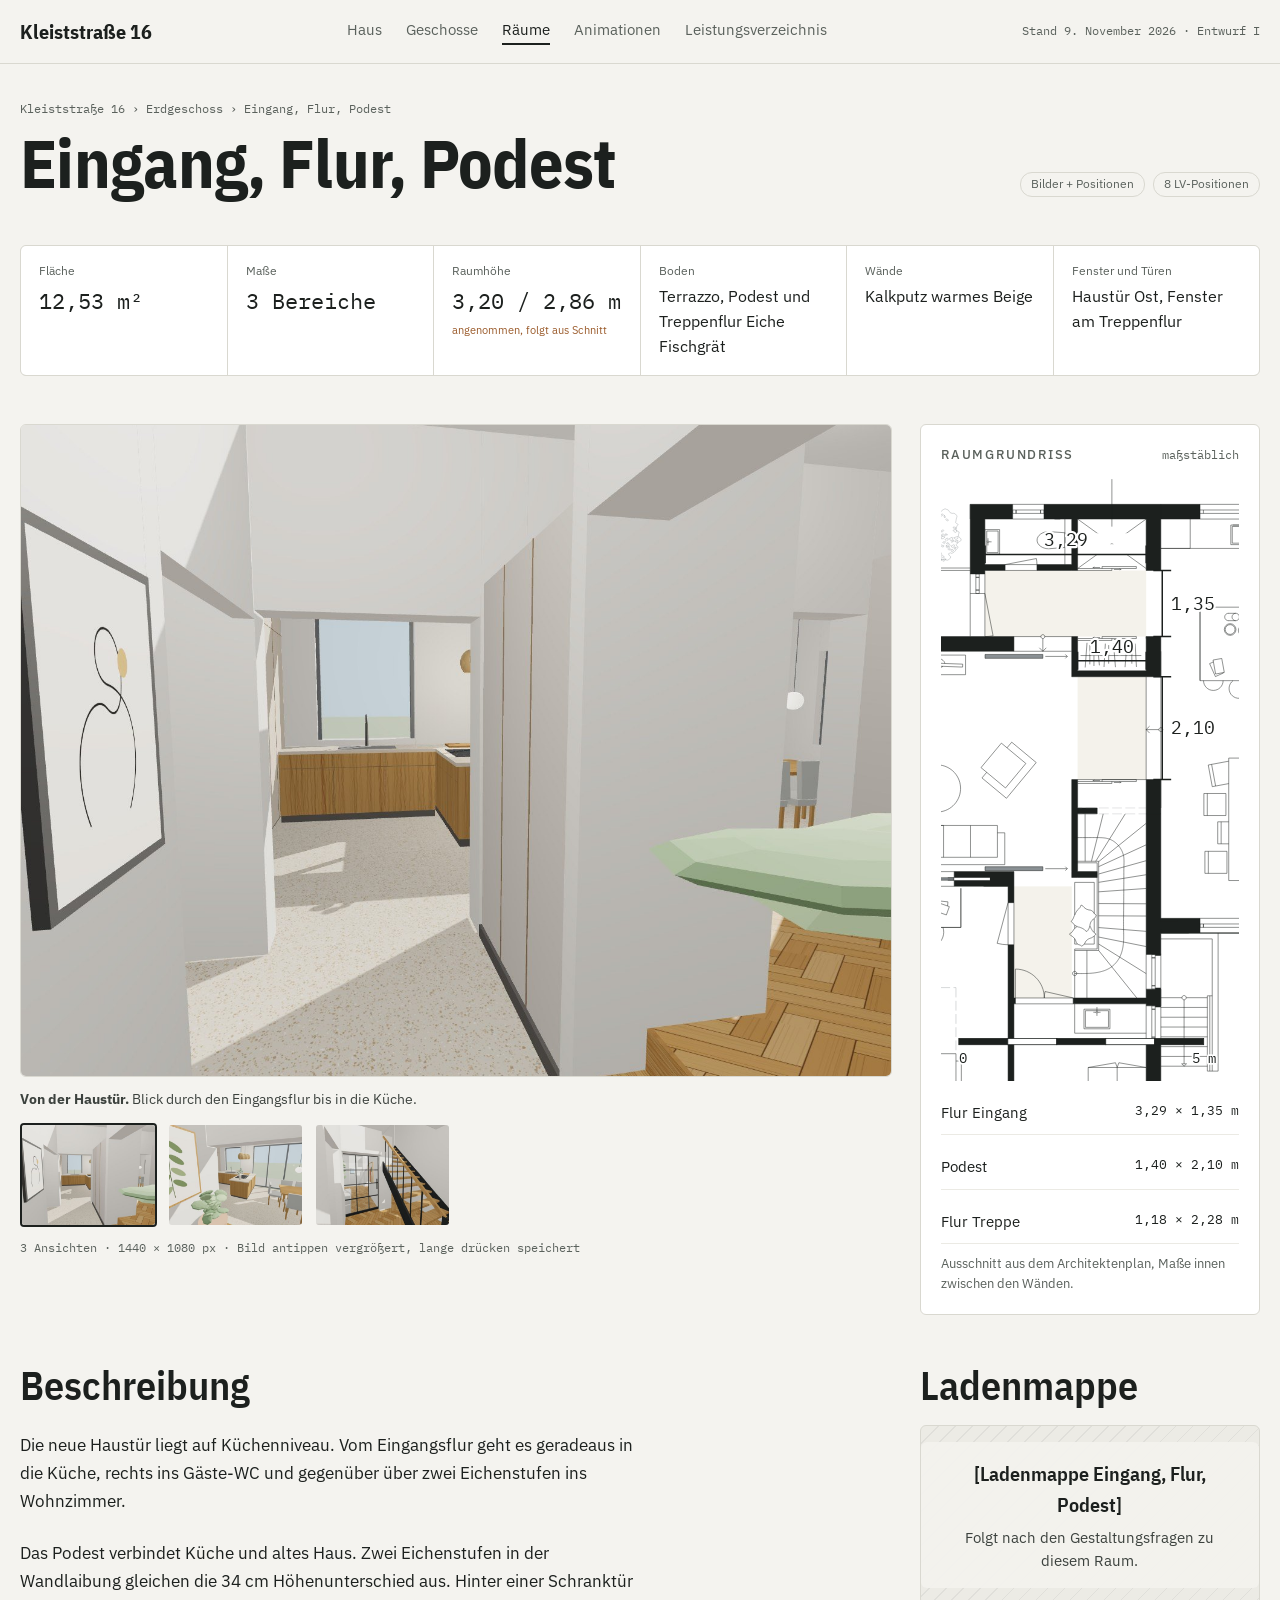
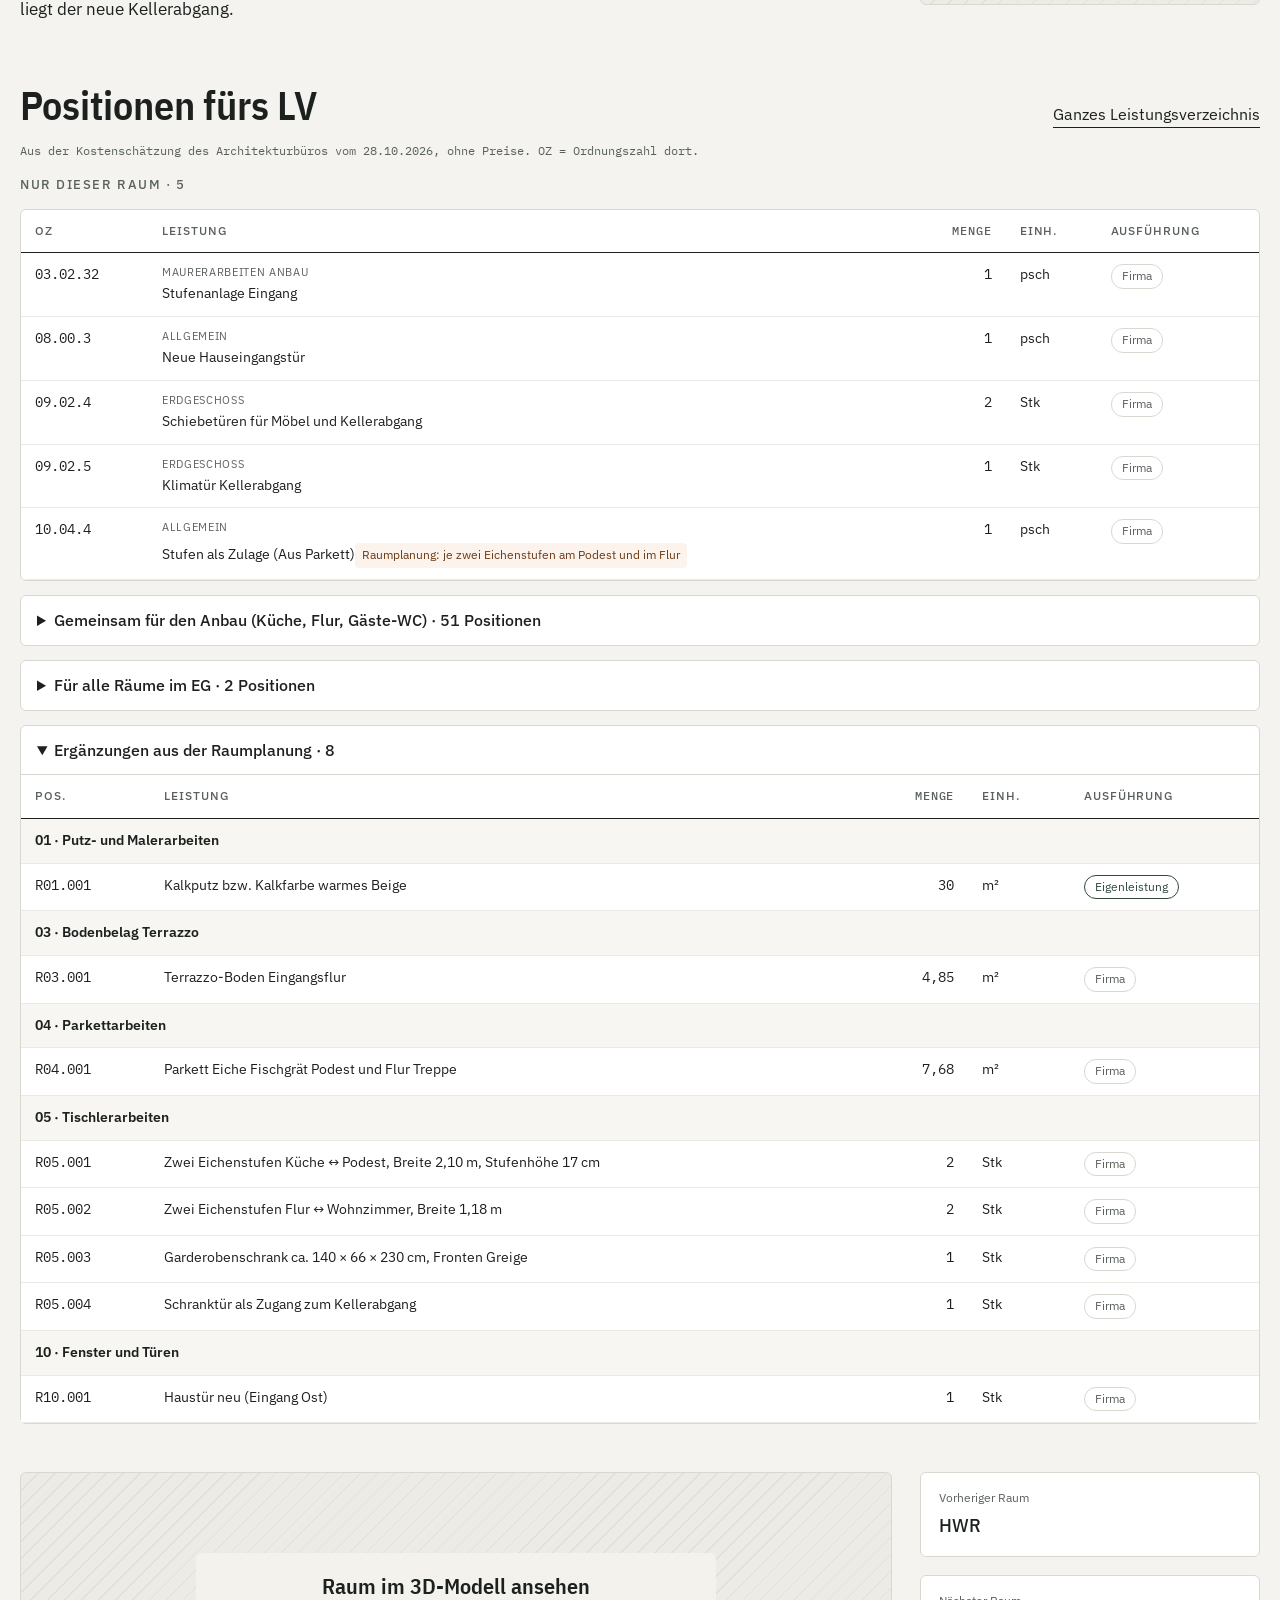
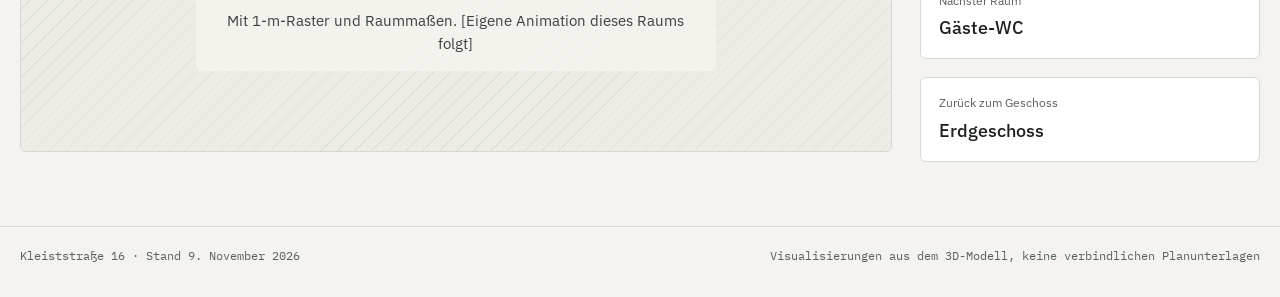
<file: raeume/flur/index.html>
<!doctype html>
<html lang="de">
<head>
<meta charset="utf-8">
<meta name="viewport" content="width=device-width, initial-scale=1, viewport-fit=cover">
<meta name="robots" content="noindex, nofollow">
<title>Eingang, Flur, Podest · Kleiststraße 16</title>
<link rel="stylesheet" href="https://fonts.googleapis.com/css2?family=IBM+Plex+Sans+Condensed:wght@400;500;600;700&family=IBM+Plex+Sans:wght@400;500&family=IBM+Plex+Mono:wght@400;500&display=swap">
<link rel="stylesheet" href="../../assets/site.css?v=a70854af">

</head>
<body>
<header class="top"><nav class="in"><a class="brand" href="../../index.html">Kleiststraße 16</a><div class="links"><a href="../../index.html">Haus</a><a href="../../eg/index.html">Geschosse</a><a href="../../eg/index.html#raeume" aria-current="page">Räume</a><a href="../../animationen/index.html">Animationen</a><a href="../../lv/index.html">Leistungsverzeichnis</a></div><span class="stand">Stand 9. November 2026 · Entwurf I</span></nav></header>
<main class="in">
  <div style="display:flex;flex-direction:column;gap:10px">
    <span class="crumb"><a href="../../index.html">Kleiststraße 16</a> › <a href="../../eg/index.html">Erdgeschoss</a> › Eingang, Flur, Podest</span>
    <div class="row" style="align-items:flex-end"><h1 class="sub">Eingang, Flur, Podest</h1><div style="display:flex;gap:8px;flex-wrap:wrap"><span class="chip">Bilder + Positionen</span><span class="chip">8 LV-Positionen</span></div></div>
  </div>
  <section class="stats" style="grid-template-columns:repeat(auto-fit,minmax(170px,1fr))">
    <div><span class="k">Fläche</span><span class="v">12,53 m²</span></div>
    <div><span class="k">Maße</span><span class="v">3 Bereiche</span></div>
    <div><span class="k">Raumhöhe</span><span class="v">3,20 / 2,86 m</span><span class="n">angenommen, folgt aus Schnitt</span></div>
    <div><span class="k">Boden</span><span class="v t">Terrazzo, Podest und Treppenflur Eiche Fischgrät</span></div>
    <div><span class="k">Wände</span><span class="v t">Kalkputz warmes Beige</span></div>
    <div><span class="k">Fenster und Türen</span><span class="v t">Haustür Ost, Fenster am Treppenflur</span></div>
  </section>
  <section class="split">
    <div class="main gallery">
      <img class="hero-im" id="hero" data-zoom src="img/flur_1.jpg?v=4756f050" alt="Von der Haustür" width="1440" height="1080">
      <span class="caption" id="cap"><b>Von der Haustür.</b> Blick durch den Eingangsflur bis in die Küche.</span>
      <div class="thumbs"><button type="button" aria-pressed="true" data-src="img/flur_1.jpg?v=4756f050" data-cap="Von der Haustür" aria-label="Ansicht Von der Haustür"><img src="img/klein/flur_1.jpg?v=40478fb4" alt="" loading="lazy" width="480" height="360"></button><button type="button" aria-pressed="false" data-src="img/flur_2.jpg?v=fbd706ea" data-cap="Vom Podest" aria-label="Ansicht Vom Podest"><img src="img/klein/flur_2.jpg?v=6dd75ebe" alt="" loading="lazy" width="480" height="360"></button><button type="button" aria-pressed="false" data-src="img/flur_3.jpg?v=cbf81602" data-cap="Flur und Treppe" aria-label="Ansicht Flur und Treppe"><img src="img/klein/flur_3.jpg?v=6d2cb033" alt="" loading="lazy" width="480" height="360"></button></div>
      <span class="meta">3 Ansichten · 1440 × 1080 px · Bild antippen vergrößert, lange drücken speichert</span>
    </div>
    <div class="side">
      <div class="box" style="display:flex;flex-direction:column;gap:10px"><div class="row"><h3>Raumgrundriss</h3><span class="meta">maßstäblich</span></div>
        <div class="planbox room" style="border:0"><svg viewBox="463.01 231.49 172.65 350.97" role="img" aria-label="Raumgrundriss Eingang, Flur, Podest, maßstäblich aus dem Architektenplan">
<rect x="463.01" y="231.49" width="172.65" height="350.97" fill="#ffffff"/><rect class="ver" opacity=".55" x="488.52" y="286.77" width="93.27" height="38.27"/><rect class="ver" opacity=".55" x="542.10" y="348.29" width="39.69" height="59.54"/><rect class="ver" opacity=".55" x="505.25" y="469.62" width="33.45" height="64.64"/><g class="plan"><path class="Fk" d="M587.01 538.76h3.26v0.85h-3.26z M587.01 509h3.26v0.85h-3.26z M587.01 528.27h3.26v0.85h-3.26z M587.01 558.04h3.26v0.85h-3.26z M351.59 575.05h3.26v0.85h-3.26z M351.59 553.22h3.26v0.85h-3.26z M351.59 548.11h3.26v0.85h-3.26z M351.59 509.28h3.26v0.85h-3.26z M351.59 504.18h3.26v0.85h-3.26z M351.59 482.35h3.26v0.85h-3.26z M361.79 472.43h0.85v3.26h-0.85z M382.2 472.43h0.85v3.26h-0.85z M382.2 582.56h0.85v3.26h-0.85z M361.79 582.56h0.85v3.26h-0.85z M385.6 426.22h3.26v0.85h-3.26z M385.6 364.71h3.26v0.85h-3.26z M501.83 503.43h3.4v85.22h-3.4z M501.83 461.09h3.4v17.96h-3.4z M581.77 529.12h8.5v9.64h-8.5z M522.63 248.49h90.32v8.5h-90.32z M669.64 248.49h34.02v8.5h-34.02z M488.42 248.49h16.06v8.5h-16.06z M669.64 488.13h34.02v8.5h-34.02z M590.27 488.13h22.68v8.5h-22.68z M695.16 256.99h8.5v29.76h-8.5z M695.16 325.02h8.5v25.51h-8.5z M394.11 461.09h35.43v8.5h-35.43z M470.64 461.09h31.18v8.5h-31.18z M539.53 534.23h42.23v3.4h-42.23z M505.23 534.23h0.86v3.4h-0.86z M385.6 427.07h8.5v53.86h-8.5z M385.6 333.53h8.5v31.18h-8.5z M385.6 325.02h119.63v8.5h-119.63z M518.55 283.35h20.14v3.4h-20.14z M488.42 283.35h11.7v3.4h-11.7z M581.77 256.99h8.5v29.76h-8.5z M538.69 256.99h3.4v29.76h-3.4z M479.92 248.49h8.5v40.26h-8.5z M383.05 577.31h11.06v8.5h-11.06z M360.09 577.31h1.7v8.5h-1.7z M351.59 472.43h10.2v8.5h-10.2z M383.05 472.43h2.55v8.5h-2.55z M351.59 575.9h8.5v9.92h-8.5z M351.59 548.97h8.5v4.25h-8.5z M351.59 505.03h8.5v4.25h-8.5z M351.59 480.93h8.5v1.42h-8.5z M581.77 333.53h8.5v11.34h-8.5z M538.69 325.02h3.4v23.24h-3.4z M542.09 344.87h48.18v3.4h-48.18z M581.77 325.02h8.5v8.5h-8.5z M542.09 461.09h11.33v3.4h-11.33z M542.09 424.24h11.33v3.4h-11.33z M538.69 407.8h3.4v56.7h-3.4z M504.79 597.16L504.79 600.56L508.09 600.56L508.76 597.16L504.79 597.16Z M541.28 597.16L541.94 600.56L545.24 600.56L545.24 597.16L541.28 597.16Z M465.6 615.39L463.6 613.39L463.6 617.4L465.6 615.39Z M430.11 305.89L428.1 303.88L428.1 307.89L430.11 305.89Z M385.6 585.82L385.6 597.16L394.11 597.16L394.11 585.82L385.6 585.82Z M590.27 597.16L590.27 558.89L581.77 558.89L581.77 597.16L590.27 597.16Z M590.27 496.64L590.27 488.13L590.27 427.64L590.27 407.8L581.77 407.8L581.77 509L590.27 509L590.27 508.65L590.27 496.64Z M394.11 597.16L508.76 597.16L510.14 588.65L394.11 588.65L394.11 597.16Z M539.9 588.65L541.28 597.16L581.77 597.16L581.77 588.65L539.9 588.65Z M695.15 462.62L695.15 488.13L703.66 488.13L703.66 462.62L695.15 462.62Z"/>
<path class="Fd" d="M488.5 458.25h33.46v2.27h-33.46z M488.5 335.37h33.46v2.27h-33.46z M412.54 464.63h17v1.42h-17z M412.54 464.63h17v1.42h-17z M450.09 464.63h20.55v1.42h-20.55z M429.54 464.63h20.55v1.42h-20.55z"/>
<path class="Sl" d="M729.82 378.98h3.4v6.8h-3.4z M737.19 378.98h3.4v6.8h-3.4z M737.19 386.07h3.4v6.8h-3.4z M733.51 368.35h3.4v6.8h-3.4z M733.51 375.44h3.4v6.8h-3.4z M737.19 371.89h3.4v6.8h-3.4z M744.56 378.98h3.4v6.8h-3.4z M758.91 448.67h3.4v6.8h-3.4z M762.59 445.12h3.4v6.8h-3.4z M762.59 452.21h3.4v6.8h-3.4z M766.28 441.58h3.4v6.8h-3.4z M762.59 438.04h3.4v6.8h-3.4z M707.59 309.51h3.4v6.8h-3.4z M711.28 305.97h3.4v6.8h-3.4z M729.54 382.52L729.54 389.33 M726.14 389.33L726.14 382.52 M729.82 392.87L729.82 386.07 M733.51 389.33L733.51 382.52 M748.25 382.52L751.65 382.52 M748.25 389.33L748.25 382.52 M744.56 378.7L744.56 371.89 M758.62 445.12L758.62 451.93 M766.28 448.67L769.68 448.67 M766.28 455.47L766.28 448.67 M769.96 451.93L769.96 445.12 M765.99 444.84L762.59 444.84 M769.68 441.3L766.28 441.3 M760.61 441.58L762.31 441.58 M762.31 441.3L760.61 441.3 M711.28 313.06L714.68 313.06 M711.28 319.86L711.28 313.06 M712.98 319.86L711.28 319.86 M714.68 313.06L714.68 316.46 M707.59 309.23L707.59 304.41 M542.09 424.24L544.79 424.24 M546.78 424.24L552.45 424.24 M554.43 424.24L560.1 424.24 M562.09 424.24L567.75 424.24 M569.74 424.24L575.41 424.24 M577.39 424.24L581.77 424.24 M542.09 424.24L542.09 424.24 M581.77 424.24L581.77 424.24 M542.09 427.64L544.79 427.64 M546.78 427.64L552.45 427.64 M554.43 427.64L560.1 427.64 M562.09 427.64L567.75 427.64 M569.74 427.64L575.41 427.64 M577.39 427.64L581.77 427.64 M542.09 427.64L542.09 427.64 M581.77 427.64L581.77 427.64 M729.82 386.07L733.23 386.07L733.23 392.87 M733.51 382.52L736.91 382.52L736.91 389.33 M733.23 364.81L733.23 371.61L729.82 371.61 M729.82 371.89L733.23 371.89L733.23 378.7L729.82 378.7 M740.6 371.61L737.19 371.61L737.19 364.81 M744.28 375.44L744.28 382.24L740.88 382.24L740.88 375.44 M747.97 371.89L747.97 378.7L744.56 378.7 M751.65 382.24L748.25 382.24L748.25 375.44 M762.31 441.58L762.31 448.38L758.91 448.38 M710.99 302.42L710.99 309.23L707.59 309.23"/>
<path class="Sk" d="M553.31 599.31h34.02v14.17h-34.02z M488.5 458.25h33.46v2.27h-33.46z M488.5 335.37h33.46v2.27h-33.46z M409.19 335.74h68.03v11.34h-68.03z M489.49 263.93h6.59v12.47h-6.59z M698.42 286.75h1.98v1.98h-1.98z M698.42 323.04h1.98v1.98h-1.98z M698.42 288.74h1.98v34.3h-1.98z M483.18 298.1h1.98v1.98h-1.98z M483.18 288.75h1.98v1.98h-1.98z M483.18 290.73h1.98v7.37h-1.98z M504.48 251.75h1.98v1.98h-1.98z M520.64 251.75h1.98v1.98h-1.98z M506.47 251.75h14.17v1.98h-14.17z M667.66 491.39h1.98v1.98h-1.98z M612.95 491.39h1.98v1.98h-1.98z M614.93 491.39h52.73v1.98h-52.73z M354.85 503.04h1.98v1.98h-1.98z M354.85 484.33h1.98v18.71h-1.98z M354.85 509.28h1.98v1.98h-1.98z M354.85 546.98h1.98v1.98h-1.98z M354.85 511.26h1.98v35.72h-1.98z M354.85 553.22h1.98v1.98h-1.98z M354.85 573.91h1.98v1.98h-1.98z M354.85 555.2h1.98v18.71h-1.98z M381.07 580.57h1.98v1.98h-1.98z M361.79 580.57h1.98v1.98h-1.98z M363.77 580.57h17.29v1.98h-17.29z M388.86 364.71h1.98v1.98h-1.98z M388.86 425.09h1.98v1.98h-1.98z M388.86 366.69h1.98v58.4h-1.98z M381.07 475.69h1.98v1.98h-1.98z M361.79 475.69h1.98v1.98h-1.98z M363.77 475.69h17.29v1.98h-17.29z M585.03 509h1.98v1.98h-1.98z M585.03 527.14h1.98v1.98h-1.98z M585.03 510.98h1.98v16.16h-1.98z M585.03 538.76h1.98v1.98h-1.98z M585.03 556.9h1.98v1.98h-1.98z M585.03 540.75h1.98v16.16h-1.98z M615.78 449.34h12.76v12.76h-12.76z M660.75 433.93h12.76v12.76h-12.76z M660.08 412.03h12.76v12.76h-12.76z M615.18 415.86h12.76v12.76h-12.76z M363.52 485.15h5.61v1.28h-5.61z M362.29 486.67h7.4v0.77h-7.4z M362.71 487.76h6.38v1.28h-6.38z M362.43 489.24h6.89v0.51h-6.89z M364.04 490.18h5.61v1.28h-5.61z M362.81 491.7h7.4v0.77h-7.4z M363.24 492.71h5.61v1.28h-5.61z M362.01 494.23h7.4v0.77h-7.4z M362.43 483.89h6.89v0.51h-6.89z M631.62 261.31h13.34v9.64h-13.34z M687.36 344.76h5.61v1.28h-5.61z M686.81 343.75h7.4v0.77h-7.4z M687.4 342.15h6.38v1.28h-6.38z M687.18 341.43h6.89v0.51h-6.89z M686.84 339.73h5.61v1.28h-5.61z M686.29 338.72h7.4v0.77h-7.4z M687.64 337.2h5.61v1.28h-5.61z M687.09 336.19h7.4v0.77h-7.4z M687.18 346.79h6.89v0.51h-6.89z M546.62 541.59h13.34v9.64h-13.34z M510.14 588.65L539.36 582.99 M504.79 600.56L508.09 600.56 M504.79 597.16L504.79 600.56 M508.76 597.16L541.28 597.16 M539.9 588.65L510.14 588.65 M508.76 597.16L541.28 597.16 M480.57 597.16L480.57 631.17 M487.65 631.17L487.65 597.16 M494.74 597.16L494.74 631.17 M501.83 615.58L500.42 614.18 M474.72 615.58L500.42 615.58 M554.27 455.1L539.95 455.1 M554.27 455.1L554.27 506.74 M547.48 506.74L547.48 534.23 M554.27 506.74L576.37 534.23 M554.27 502.99L581.77 520.12 M554.27 498.96L581.73 504.46 M554.27 493.47L581.76 495.67 M554.27 486.67L581.77 486.8 M554.27 479.58L581.77 479.71 M554.27 472.78L581.78 470.84 M554.27 467.29L581.8 462.89 M554.27 462.47L581.82 454.76 M554.27 458.22L581.76 445.6 M554.27 455.32L581.76 433.16 M569.67 427.66L552.55 455.13 M550.09 455.13L556.91 427.66 M546.42 427.66L546.47 455.15 M541.27 520.07L540.39 520.05 M590.27 573.74L617.2 573.74 M590.27 568.07L617.2 568.07 M590.27 562.4L617.2 562.4 M590.27 556.73L617.2 556.73 M590.27 551.06L617.2 551.06 M590.27 545.39L617.2 545.39 M590.27 539.72L617.2 539.72 M618.61 532.97L618.61 576.58 M603.73 573.74L605.14 572.34 M540.39 534.23L540.39 506.74 M541.28 597.16L508.76 597.16 M540.39 505.88L540.39 505.88 M554.27 506.74L540.39 506.74 M540.39 505.88L540.39 506.74 M590.27 256.99L590.27 248.49 M501.83 597.16L501.83 634.01 M581.77 427.64L590.27 427.64 M394.11 333.53L411.11 333.53 M655.47 350.54L612.95 350.54 M564.99 574.48L564.99 588.65 M366.15 528.67L368.57 528.92 M385.6 480.93L385.6 577.31 M774.53 248.49L774.53 248.49 M703.66 248.49L788.7 248.49 M788.7 286.97L788.7 286.99 M703.66 286.75L762.41 286.75 M759.76 279.95L726.62 279.95 M769.2 255.29L772.59 255.29 M745.51 255.29L765.07 255.29 M788.7 248.49L788.7 257.33 M774.53 343.73L774.53 350.54 M781.9 343.73L781.9 291.67 M781.9 343.73L774.53 343.73 M761.06 414.61L760.09 412.79 M761.09 414.66L768.61 428.69 M768.63 428.74L769.61 430.56 M718.25 437.92L718.42 438.23 M725.51 451.47L725.34 451.14 M717.98 437.7L717.61 437.89 M725.54 451.82L725.17 452.02 M733.94 447.32L733.67 447.47 M734.18 447.19L733.94 447.32 M734.92 449.15L726.9 453.44 M734.92 449.15L769.61 430.56 M720.29 454.63L725.17 452.02 M717.61 437.89L712.73 440.51 M717.09 436.92L710.99 440.19 M711.51 441.16L712.73 440.51 M719.08 455.28L720.29 454.63 M725.69 452.99L719.6 456.26 M719.09 439.49L719.01 439.33 M724.67 449.9L719.09 439.49 M726.66 433.05L726.62 433.07 M726.7 433.02L726.66 433.05 M726.71 433.02L726.7 433.02 M743.88 423.82L726.71 433.02 M734.27 447.15L734.22 447.17 M734.28 447.14L734.27 447.15 M724.75 450.06L724.67 449.9 M725.34 451.14L724.91 450.35 M734.22 447.17L734.18 447.19 M751.46 437.94L734.28 447.14 M768.63 428.74L751.46 437.94 M718.25 437.92L718.14 437.71 M724.91 450.34L724.75 450.06 M761.06 414.61L743.88 423.82 M726.1 433.34L722.18 435.45 M729.74 449.57L733.67 447.47 M726.5 433.78L726.59 433.69 M761.06 414.61L761.09 414.66 M768.61 428.69L768.63 428.74 M733.55 447.47L733.6 447.44 M725.75 451.65L733.55 447.47 M717.09 436.92L717.61 437.89 M716.63 436.07L717.09 436.92 M722.18 435.45L718.26 437.54 M725.69 452.99L725.17 452.02 M726.15 453.84L725.69 452.99 M725.83 451.67L729.74 449.57 M734.27 447.15L734.25 447.1 M733.65 446.87L734.04 447 M734.25 447.1L734.04 447 M726.74 433.06L726.69 433.3 M734.25 447.1L768.61 428.69 M734.28 447.14L734.25 447.1 M726.13 433.53L726.36 433.76 M726.13 433.53L726.27 433.68 M726.36 433.76L726.27 433.68 M726.27 433.68L733.48 447.14 M733.6 447.44L733.67 447.47 M733.47 447.02L733.52 447.34 M733.55 447.47L733.52 447.34 M721.27 445.02L720.41 443.21 M719.09 439.49L719.59 441.13 M720.41 443.21L719.59 441.13 M720.9 445.22L719.95 443.27 M718.48 438.98L719.13 441.15 M718.25 437.92L718.48 438.98 M719.95 443.27L719.13 441.15 M724.67 449.9L723.58 448.58 M722.3 446.74L723.58 448.58 M722.3 446.74L721.27 445.02 M724.91 450.35L724.91 450.34 M722 447.09L723.31 448.95 M724.75 450.69L723.31 448.95 M720.9 445.22L722 447.09 M725.51 451.47L724.75 450.69 M716.63 436.07L717.38 435.67 M726.37 433.2L725.39 431.37 M726.15 453.84L726.9 453.44 M733.94 447.32L734.92 449.15 M710.99 440.19L711.51 441.16 M719.6 456.26L719.08 455.28 M712.73 440.51L720.29 454.63 M719.08 455.28L711.51 441.16 M774.53 406.53L776.53 404.53 M774.53 406.53L776.53 408.53 M787.57 406.53L774.53 406.53 M655.47 308.01L655.47 350.54 M612.95 308.01L655.47 308.01 M633.62 315.81L629.37 315.81 M633.62 311.56L629.37 311.56 M629.54 311.56L629.54 311.57 M629.54 315.8L629.54 315.81 M620.71 339.7L618.5 340.69 M590.27 496.64L590.27 494.47 M744.66 496.64L735.54 496.64 M788.7 489.83L755.38 489.83 M781.61 350.54L781.61 489.83 M745.4 489.83L703.66 489.83 M606.43 496.64L590.27 496.64 M599.91 489.83L590.27 489.83 M728.49 496.64L623.43 496.64 M703.66 496.64L703.66 489.83 M581.77 325.02L581.77 326.16 M590.27 333.53L590.27 424.24 M581.77 378.88L583.77 376.88 M581.77 378.88L583.77 380.89 M589.14 378.88L581.77 378.88 M538.69 333.53L505.23 333.53 M521.96 333.53L519.95 331.52 M521.96 333.53L523.96 331.52 M521.96 326.16L521.96 333.53 M505.23 325.02L520.82 325.02 M523.09 325.02L538.69 325.02 M556.26 325.02L576.1 325.02 M556.26 326.16L556.26 325.02 M576.1 325.02L576.1 326.16 M542.09 326.16L576.1 326.16 M542.09 424.24L542.09 427.64 M536.13 459.39L535 460.52 M536.13 336.51L535 337.64 M523.23 530.49L539.53 534.23 M506.08 517.5L506.08 534.23 M501.83 479.05L495.52 502.6 M542.09 407.8L581.77 407.8 M556.26 407.8L576.1 407.8 M556.26 408.93L556.26 407.8 M576.1 407.8L576.1 408.93 M542.09 408.93L576.1 408.93 M581.77 348.27L581.77 407.8 M547.53 328.63L546.48 342.92 M549.16 329.78L549.16 341.11 M551.55 329.58L551.55 342.06 M553.56 330.06L554.71 341.67 M558.16 329.11L557.39 342.63 M560.07 329.97L560.07 340.74 M562.85 328.91L564 342.73 M575.39 329.11L576.16 342.63 M573.48 329.97L573.48 340.74 M570.7 328.91L569.55 342.73 M578.97 336L543.78 336 M419.42 338.22L417.21 339.21 M551.73 488.23L551.73 496.46 M551.73 498.3L551.73 503.04 M540.39 503.04L540.39 499.92 M540.39 494.01L540.39 492.06 M540.39 486.19L540.39 467.33 M551.73 503.04L545.93 503.04 M542.09 503.04L540.39 503.04 M703.66 432.74L703.66 471.01 M445.57 496.19L445.58 496.2 M461.05 503.13L461.07 503.11 M448.77 500.85L448.65 500.68 M445.58 496.21L448.65 500.68 M466.79 480.99L467.04 478.58 M590.27 508.65L590.27 558.89 M603.73 535.3L603.73 572.34 M617.2 534.06L604.98 534.06 M602.49 534.06L590.27 534.06 M479.92 256.99L479.92 248.49 M451.57 288.17L451.57 325.02 M444.48 286.75L444.48 325.02 M488.42 300.08L479.92 300.08 M532.08 256.99L528.68 256.99 M464.39 280.29L464.39 280.31 M453.9 286.75L479.92 286.75 M451.57 288.17L451.57 287.04 M479.92 285.34L456.54 285.34 M534.72 283.35L534.72 256.99 M496.93 263.08L488.42 263.08 M488.42 263.08L488.42 277.26 M444.48 286.75L444.48 325.02 M451.57 325.02L451.57 286.75 M437.4 285.34L437.4 325.02 M437.4 286.75L451 286.75 M445.51 285.34L437.4 285.34 M451.57 305.89L450.17 304.49 M438.72 305.89L450.17 305.89 M556.26 284.49L576.1 284.49 M556.26 285.62L556.26 284.49 M576.1 284.49L576.1 285.62 M542.09 285.62L576.1 285.62 M500.12 283.35L518.21 279.85 M542.09 285.62L581.77 256.99 M542.09 256.99L581.77 285.62 M470.64 464.63L466.95 464.63 M466.95 466.05L470.64 466.05 M487.65 469.59L501.83 469.59 M450.09 464.63L450.09 466.05 M429.54 464.63L433.23 464.63 M433.23 466.05L429.54 466.05 M450.09 464.63L450.09 466.05 M612.95 251.75L669.64 251.75 M612.95 253.73L669.64 253.73 M667.66 251.75L667.66 253.73 M614.93 251.75L614.93 253.73 M700.4 352.52L698.42 352.52 M700.4 462.62L700.4 350.54 M698.42 462.62L698.42 350.54 M700.4 460.64L698.42 460.64 M508.09 600.56L510.14 588.65 M541.94 600.56L539.9 588.65 M703.66 496.64L710.46 496.64 M561.93 261.38L561.93 233.89 M505.23 503.43L505.23 479.05 M501.83 479.05L501.83 503.43 M500.12 286.75L518.55 286.75 M518.55 283.35L500.12 283.35 M638.78 262.23L640.38 262.23 M638.29 262.72L638.29 264.33 M637.8 262.23L636.2 262.23 M638.29 261.74L638.29 259.19 M553.77 542.51L555.38 542.51 M553.28 543L553.28 544.61 M552.8 542.51L551.19 542.51 M553.28 542.03L553.28 539.47 M770.23 323.66L766.29 335.8 M716.45 335.13L715.25 322.44 M721.2 304.46L731.52 296.96 M751.24 299.92L761.56 307.42 M755.23 316.13L753.65 314.98 M746.49 309.78L744.91 308.63 M751.72 350.65L739.37 353.83 M657.92 395.37L629.57 395.37 M499.93 438.62L495.67 438.62 M480.08 434.37L480.08 452.8 M464.49 434.37L464.49 452.8 M495.67 434.37L495.67 452.8 M499.93 457.05L499.93 438.62 M448.9 434.37L495.67 434.37 M448.9 434.37L448.9 452.8 M448.9 434.37L448.9 452.8 M417.72 434.37L417.72 452.8 M417.72 434.37L464.49 434.37 M413.47 438.62L417.72 438.62 M413.47 457.05L413.47 438.62 M417.96 452.8L417.72 452.8 M422.21 457.05L413.47 457.05 M495.67 452.8L417.72 452.8 M499.93 457.05L413.47 457.05 M500.91 418.65L486.73 406.87 M518.12 397.94L503.95 386.16 M500.91 418.65L518.12 397.94 M497.96 386.71L486.18 400.88 M503.95 386.16L501.23 389.43 M486.73 406.87L489.45 403.6 M486.18 400.88L500.35 412.66 M497.96 386.71L512.13 398.49 M500.35 412.66L512.13 398.49 M397.4 391.77L414.12 399.52 M408.73 367.34L425.44 375.09 M397.4 391.77L408.73 367.34 M427.51 380.74L419.76 397.45 M425.44 375.09L423.65 378.95 M414.12 399.52L415.9 395.66 M419.76 397.45L403.05 389.7 M427.51 380.74L410.8 372.99 M403.05 389.7L410.8 372.99 M433.31 448.85L433.31 452.8 M433.31 434.37L433.31 436.83 M471.67 566.49L471.67 584.91 M474.79 570.74L471.67 570.74 M474.79 587.46L474.79 570.74 M420.65 566.49L420.65 584.91 M420.65 566.49L420.65 584.91 M417.53 570.74L420.65 570.74 M417.53 587.46L417.53 570.74 M471.67 566.49L420.65 566.49 M420.65 584.91L471.67 584.91 M417.53 587.46L474.79 587.46 M534.72 273.43L534.72 264.92 M525.42 264.27L534.72 264.92 M525.42 274.19L534.72 273.43 M490.19 269.68L490.19 268.08 M490.67 270.17L492.28 270.17 M490.19 270.66L490.19 272.27 M617.77 449.34L617.77 462.1 M673.61 454.02L668.78 465.82 M629.57 466.24L657.92 466.24 M629.57 395.37L629.57 466.24 M657.92 466.24L657.92 395.37 M671.52 433.93L671.52 446.69 M670.85 412.03L670.85 424.78 M669.58 394.88L671.96 407.41 M617.17 415.86L617.17 428.61 M620.04 411.91L617.72 399.36 M619.67 399L621.99 411.55 M629.57 410.14L620.04 411.91 M617.72 399.36L629.57 397.17 M623.19 445L623.19 432.25 M625.18 432.25L625.18 445 M629.57 445L623.19 445 M623.19 432.25L629.57 432.25 M488.42 300.08L493.16 324.57 M510.14 588.65L508.76 597.16 M541.28 597.16L539.9 588.65 M695.16 325.02L703.66 325.02 M703.66 286.75L695.16 286.75 M695.15 462.62L703.66 462.62 M703.66 350.54L695.16 350.54 M470.64 469.59L470.64 461.09 M429.54 461.09L429.54 469.59 M518.55 286.75L518.55 283.35 M500.12 283.35L500.12 286.75 M488.42 288.75L479.92 288.75 M522.63 256.99L522.63 248.49 M504.48 248.49L504.48 256.99 M669.64 256.99L669.64 248.49 M612.95 248.49L612.95 256.99 M612.95 488.13L612.95 496.64 M669.64 496.64L669.64 488.13 M360.09 482.35L351.59 482.35 M351.59 505.03L360.09 505.03 M360.09 509.28L351.59 509.28 M351.59 548.97L360.09 548.97 M360.09 553.22L351.59 553.22 M351.59 575.9L360.09 575.9 M383.05 585.82L383.05 577.31 M361.79 577.31L361.79 585.82 M394.11 364.71L385.6 364.71 M385.6 427.07L394.11 427.07 M383.05 480.93L383.05 472.43 M361.79 472.43L361.79 480.93 M539.53 537.63L539.53 534.23 M506.08 534.23L506.08 537.63 M505.23 479.05L501.83 479.05 M501.83 503.43L505.23 503.43 M590.27 509L581.77 509 M581.77 529.12L590.27 529.12 M590.27 538.76L581.77 538.76 M581.77 558.89L590.27 558.89 M501.83 469.59L501.83 479.05 M505.23 534.23L505.23 503.43 M394.11 588.65L394.11 585.82 M590.27 597.16L590.27 558.89 M590.27 538.76L590.27 529.12 M581.77 529.12L581.77 534.23 M581.77 537.63L581.77 538.76 M581.77 558.89L581.77 588.65 M581.77 597.16L590.27 597.16 M394.11 597.16L508.76 597.16 M541.28 597.16L581.77 597.16 M581.77 588.65L539.9 588.65 M510.14 588.65L394.11 588.65 M703.66 248.49L669.64 248.49 M612.95 248.49L522.63 248.49 M504.48 248.49L488.42 248.49 M488.42 256.99L504.48 256.99 M522.63 256.99L538.69 256.99 M542.09 256.99L581.77 256.99 M590.27 256.99L612.95 256.99 M703.66 256.99L703.66 248.49 M590.27 496.64L612.95 496.64 M695.15 488.13L669.64 488.13 M695.16 256.99L695.16 286.75 M695.16 325.02L695.16 350.54 M695.15 462.62L695.15 488.13 M703.66 488.13L703.66 462.62 M703.66 350.54L703.66 325.02 M703.66 286.75L703.66 256.99 M394.11 469.59L429.54 469.59 M470.64 469.59L501.83 469.59 M501.83 461.09L470.64 461.09 M505.23 537.63L506.08 537.63 M539.53 537.63L581.77 537.63 M506.08 534.23L505.23 534.23 M385.6 333.53L385.6 364.71 M385.6 427.07L385.6 472.43 M385.6 480.93L394.11 480.93 M394.11 364.71L394.11 333.53 M538.69 283.35L518.55 283.35 M500.12 283.35L488.42 283.35 M488.42 286.75L500.12 286.75 M518.55 286.75L538.69 286.75 M542.09 286.75L542.09 256.99 M538.69 256.99L538.69 283.35 M538.69 286.75L542.09 286.75 M488.42 288.75L488.42 286.75 M488.42 283.35L488.42 256.99 M360.09 585.82L361.79 585.82 M383.05 585.82L385.6 585.82 M361.79 577.31L360.09 577.31 M385.6 472.43L383.05 472.43 M360.09 480.93L361.79 480.93 M383.05 480.93L385.6 480.93 M351.59 480.93L351.59 482.35 M351.59 505.03L351.59 509.28 M351.59 548.97L351.59 553.22 M360.09 577.31L360.09 575.9 M360.09 553.22L360.09 548.97 M360.09 509.28L360.09 505.03 M360.09 482.35L360.09 480.93 M581.77 333.53L581.77 344.87 M590.27 344.87L590.27 333.53 M581.77 344.87L542.09 344.87 M581.77 325.02L581.77 333.53 M542.09 461.09L542.09 427.64 M581.77 538.76L581.77 558.89 M581.77 509L581.77 529.12 M506.08 537.63L539.53 537.63 M539.53 534.23L506.08 534.23 M361.79 480.93L383.05 480.93 M383.05 472.43L361.79 472.43 M394.11 427.07L394.11 364.71 M385.6 364.71L385.6 427.07 M361.79 585.82L383.05 585.82 M383.05 577.31L361.79 577.31 M360.09 575.9L360.09 553.22 M351.59 553.22L351.59 575.9 M360.09 548.97L360.09 509.28 M351.59 509.28L351.59 548.97 M360.09 505.03L360.09 482.35 M351.59 482.35L351.59 505.03 M669.64 488.13L612.95 488.13 M612.95 496.64L669.64 496.64 M612.95 256.99L669.64 256.99 M669.64 248.49L612.95 248.49 M504.48 256.99L522.63 256.99 M522.63 248.49L504.48 248.49 M479.92 300.09L479.92 325.02 M488.42 325.02L488.42 300.08 M479.92 300.08L479.92 300.09 M488.42 300.08L488.42 288.75 M479.92 288.75L479.92 300.09 M488.42 300.09L488.42 300.08 M429.54 469.59L470.64 469.59 M470.64 461.09L429.54 461.09 M703.66 351.84L703.66 350.54 M695.16 286.75L695.16 325.02 M703.66 325.02L703.66 286.75 M810.08 496.94L809.49 496.34 M810.08 248.78L809.49 248.19 M809.78 496.64L808.79 496.64 M809.78 496.64L810.78 496.64 M809.78 248.49L808.79 248.49 M809.78 248.49L810.78 248.49 M809.78 496.64L809.78 497.23 M809.78 248.49L809.78 247.89 M809.78 362.36L809.78 248.49 M645.81 271.79L645.81 260.46 M654.65 260.46L631.83 260.46 M653.27 268.92L647.32 268.92 M653.27 263.33L647.32 263.33 M653.27 266.17L647.32 266.17 M560.8 552.08L560.8 540.74 M560.8 540.74L546.83 540.74 M560.8 552.08L545.77 552.08 M360.98 528L363.73 520.26 M364.29 520.46L364.31 520.23 M625.53 337.7L627 345.78 M626.42 345.89L626.52 346.1 M424.24 336.22L425.71 344.3 M425.13 344.41L425.23 344.62 M446.16 568.5L446.16 580.97 M466.12 486.17L458.38 483.42 M458.58 482.86L458.35 482.84 M539.9 588.65C539.9 586.75 539.72 584.86 539.36 582.99 M545.24 597.16L545.24 600.56L541.94 600.56 M551.06 597.16L551.06 634.01L473.48 634.01L473.48 597.16 M501.83 631.17L473.48 631.17L548.22 631.17L548.22 597.16 M501.83 615.58L500.42 616.99L500.42 614.18 M474.72 615.58C474.72 614.9 474.17 614.34 473.48 614.34 M473.48 614.34C472.79 614.34 472.23 614.9 472.23 615.58 M472.23 615.58C472.23 616.27 472.79 616.83 473.48 616.83 M473.48 616.83C474.17 616.83 474.72 616.27 474.72 615.58 M540.39 505.88L553.42 505.88L553.42 455.99L539.95 455.99 M539.95 441.39L541.57 441.39L543.2 441.39L544.82 441.39L546.44 441.39L548.2 441.38L549.96 441.37L550.84 441.37L551.73 441.37L552.61 441.37L553.5 441.38L553.95 441.38L554.4 441.39L554.85 441.4L555.3 441.42L555.75 441.44L556.2 441.46L556.43 441.48L556.65 441.5L556.87 441.52L557.1 441.54L557.32 441.56L557.54 441.59L557.76 441.62L557.98 441.65L558.2 441.69L558.42 441.72L558.64 441.77L558.85 441.81L559.07 441.86 M559.07 441.86L559.28 441.91L559.5 441.96L559.71 442.02L559.92 442.08L560.13 442.15L560.34 442.22L560.55 442.29L560.73 442.36L560.92 442.44L561.11 442.52L561.29 442.6L561.47 442.68L561.65 442.77L561.83 442.86L562.01 442.96L562.19 443.06L562.36 443.16L562.53 443.26L562.71 443.37L562.88 443.48L563.05 443.59L563.21 443.71L563.38 443.82L563.54 443.94L563.7 444.07L563.86 444.19L564.02 444.32L564.18 444.46L564.33 444.59L564.49 444.73L564.64 444.86L564.79 445.01L564.93 445.15L565.08 445.29L565.22 445.44L565.36 445.59L565.5 445.74L565.64 445.9L565.77 446.05L565.9 446.21L566.03 446.36L566.15 446.52L566.27 446.68L566.39 446.84L566.51 447L566.62 447.16L566.73 447.33L566.84 447.49L566.95 447.66L567.05 447.83 M567.05 447.83L567.16 448L567.26 448.17L567.35 448.34L567.45 448.52L567.54 448.69L567.63 448.87L567.71 449.05L567.8 449.23L567.88 449.41L567.96 449.59L568.03 449.77L568.1 449.95L568.17 450.14L568.24 450.32L568.3 450.51L568.36 450.7L568.42 450.88L568.47 451.07L568.52 451.26L568.57 451.45L568.61 451.64L568.66 451.84L568.7 452.05L568.74 452.25L568.77 452.46L568.8 452.67L568.83 452.88L568.85 453.08L568.87 453.29L568.89 453.5L568.91 453.71L568.92 453.92L568.93 454.13L568.95 454.55L568.96 454.98L568.96 455.4L568.96 455.83L568.95 456.25L568.94 456.68L568.92 457.53L568.89 458.38L568.87 459.21L568.86 460.03L568.85 460.85L568.85 461.68L568.85 463.32L568.86 464.96L568.85 466.65L568.84 468.35L568.83 470.05 M568.83 470.05L568.82 471.75L568.81 473.73L568.8 475.7L568.79 477.68L568.78 479.65L568.74 483.4L568.7 487.14L568.69 488.08L568.68 489.01L568.68 489.95L568.68 490.89L568.68 491.82L568.68 492.76L568.69 493.69L568.7 494.63L568.72 495.53L568.74 496.43L568.75 497.33L568.76 498.23L568.76 498.68L568.76 499.13L568.75 499.59L568.74 500.04L568.73 500.49L568.71 500.94L568.69 501.39L568.66 501.84L568.64 502.13L568.62 502.41L568.59 502.69L568.56 502.98L568.53 503.26L568.5 503.54L568.46 503.82L568.42 504.1L568.38 504.38L568.34 504.66L568.29 504.94L568.24 505.22L568.18 505.5L568.13 505.78L568.07 506.06L568 506.34L567.94 506.61L567.86 506.89L567.79 507.16L567.71 507.43L567.63 507.7L567.55 507.97L567.46 508.24 M567.46 508.24L567.36 508.51L567.27 508.77L567.16 509.04L567.06 509.3L566.95 509.56L566.84 509.82L566.72 510.08L566.6 510.34L566.47 510.59L566.36 510.79L566.26 510.99L566.15 511.19L566.03 511.39L565.92 511.59L565.8 511.79L565.67 511.98L565.55 512.17L565.42 512.36L565.29 512.55L565.16 512.74L565.03 512.92L564.89 513.11L564.75 513.29L564.61 513.47L564.46 513.64L564.31 513.82L564.16 513.99L564.01 514.16L563.86 514.33L563.7 514.5L563.54 514.66L563.38 514.82L563.22 514.98L563.05 515.14L562.88 515.29L562.71 515.44L562.54 515.59L562.37 515.73L562.19 515.87L562.02 516.01L561.84 516.15L561.65 516.29L561.46 516.42L561.27 516.55L561.08 516.68L560.88 516.8L560.69 516.92L560.49 517.04L560.29 517.16L560.09 517.27 M560.09 517.27L559.88 517.38L559.68 517.49L559.47 517.59L559.26 517.69L559.05 517.79L558.84 517.89L558.63 517.98L558.42 518.07L558.2 518.16L557.98 518.24L557.77 518.33L557.55 518.41L557.33 518.48L557.11 518.56L556.88 518.63L556.66 518.7L556.43 518.77L556.21 518.84L555.98 518.9L555.75 518.97L555.52 519.03L555.29 519.08L555.06 519.14L554.83 519.19L554.6 519.24L554.37 519.29L554.14 519.34L553.67 519.43L553.2 519.51L552.72 519.59L552.25 519.66L551.77 519.72L551.29 519.78L550.82 519.83L550.34 519.88L549.86 519.92L549.38 519.95L548.9 519.98L548.43 520.01L547.95 520.03L547.48 520.05L547.03 520.07L546.58 520.08L546.13 520.09L545.68 520.09L544.79 520.1L543.91 520.1L543.03 520.09L542.15 520.08L541.27 520.07 M541.63 520.05C541.63 519.36 541.08 518.81 540.39 518.81 M540.39 518.81C539.7 518.81 539.15 519.36 539.15 520.05 M539.15 520.05C539.15 520.74 539.7 521.3 540.39 521.3 M540.39 521.3C541.08 521.3 541.63 520.74 541.63 520.05 M590.27 496.64L623.43 496.64L623.43 576.58L617.2 576.58L617.2 534.06 M620.03 532.97L617.2 532.97L617.2 534.06 M620.03 576.58L620.03 500.04L590.27 500.04 M603.73 573.74L602.33 572.34L605.14 572.34 M604.98 534.06C604.98 533.37 604.42 532.81 603.73 532.81 M603.73 532.81C603.05 532.81 602.49 533.37 602.49 534.06 M602.49 534.06C602.49 534.74 603.05 535.3 603.73 535.3 M603.73 535.3C604.42 535.3 604.98 534.74 604.98 534.06 M695.16 256.99L695.16 256.99L695.16 274 M695.16 350.54L678.15 350.54L678.15 274L607.28 274 M607.28 274L607.28 274L590.27 274L607.28 274L607.28 256.99 M540.39 537.63L540.39 554.63L581.77 554.63 M548.22 588.65L548.22 574.48L581.77 574.48 M564.99 574.48L564.02 571.73L548.22 574.48 M564.99 574.48L565.97 571.73L581.77 574.48 M360.98 528L365.78 529.71L368.54 521.97L363.73 520.26 M368.57 528.92L369.39 520.74L364.31 520.23 M614.98 350.54C614.98 353.67 617.51 356.2 620.64 356.2 M620.64 356.2C623.78 356.2 626.31 353.67 626.31 350.54 M632.06 350.54C629.55 352.41 629.03 355.96 630.9 358.47 M630.9 358.47C632.77 360.98 636.33 361.5 638.84 359.63 M638.84 359.63C641.35 357.75 641.86 354.2 639.99 351.69 M639.99 351.69C639.65 351.23 639.24 350.83 638.77 350.49 M643.07 350.54C644.24 353.44 647.54 354.84 650.45 353.67 M650.45 353.67C651.87 353.1 653.01 351.96 653.58 350.54 M703.66 248.49L703.66 248.49L703.66 263.79 M710.46 264.56L710.46 255.29L721.37 255.29 M774.53 350.54L788.7 350.54L788.7 343.73 M726.1 433.34L726.37 433.2L726.62 433.07 M717.38 435.67L725.39 431.37L760.09 412.79 M719.01 439.33L718.85 439.03L718.42 438.23 M726.69 433.3L726.69 433.46L726.59 433.69 M761.09 414.66L726.74 433.06L726.71 433.02 M726.1 433.34L726.09 433.41L718.23 437.62 M733.47 447.02L726.36 433.76L726.5 433.78 M789.83 406.53C789.83 405.9 789.33 405.4 788.7 405.4 M788.7 405.4C788.07 405.4 787.57 405.9 787.57 406.53 M787.57 406.53C787.57 407.16 788.07 407.66 788.7 407.66 M788.7 407.66C789.33 407.66 789.83 407.16 789.83 406.53 M612.95 308.01L612.95 350.54L612.95 308.01 M633.62 315.81L634.05 315.77L634.45 315.64L634.81 315.45L635.12 315.19L635.38 314.87L635.58 314.51L635.7 314.11L635.75 313.68L635.7 313.26L635.58 312.86L635.38 312.5L635.12 312.18L634.81 311.92L634.45 311.73L634.05 311.6L633.62 311.56L633.19 311.6L632.79 311.73L632.43 311.92L632.12 312.18L631.86 312.5L631.66 312.86L631.54 313.26L631.5 313.68L631.54 314.11L631.66 314.51L631.86 314.87L632.12 315.19L632.43 315.45L632.79 315.64L633.19 315.77L633.41 315.79L633.62 315.81 M639.29 315.81L639.72 315.77L640.12 315.64L640.48 315.45L640.8 315.19L641.06 314.87L641.25 314.51L641.38 314.11L641.42 313.68L641.38 313.26L641.25 312.86L641.06 312.5L640.8 312.18L640.48 311.92L640.12 311.73L639.72 311.6L639.29 311.56L638.87 311.6 M638.87 311.6L638.47 311.73L638.11 311.92L637.79 312.18L637.53 312.5L637.34 312.86L637.21 313.26L637.17 313.68L637.21 314.11L637.34 314.51L637.53 314.87L637.79 315.19L638.11 315.45L638.47 315.64L638.87 315.77L639.08 315.79L639.29 315.81 M629.54 311.57L629.11 311.57L628.7 311.67L628.33 311.83L627.99 312.06L627.71 312.36L627.49 312.7L627.33 313.09L627.25 313.51L627.26 313.94L627.35 314.35L627.52 314.73L627.75 315.06L628.04 315.35L628.39 315.57L628.77 315.73L629.2 315.8L629.24 315.81L629.28 315.81L629.33 315.81L629.37 315.81L629.41 315.81L629.46 315.81L629.5 315.81L629.54 315.8 M638.58 324.31C640.14 324.32 641.4 323.06 641.4 321.5 M641.4 321.5C641.41 319.95 640.15 318.68 638.59 318.68 M638.59 318.68C637.04 318.68 635.78 319.93 635.77 321.49 M635.77 321.49C635.77 323.04 637.02 324.31 638.58 324.31 M638.58 324.31C638.6 324.31 638.61 324.31 638.63 324.31 M630.37 324.31C632.23 324.32 633.75 322.81 633.76 320.94 M633.76 320.94C633.76 319.08 632.25 317.56 630.38 317.55 M630.38 317.55C628.52 317.55 627 319.06 627 320.92 M627 320.92C626.99 322.79 628.5 324.31 630.37 324.31 M630.37 324.31C630.39 324.31 630.41 324.31 630.43 324.31 M641.99 321.5C641.99 319.62 640.47 318.09 638.59 318.09 M638.59 318.09C636.71 318.09 635.19 319.62 635.19 321.5 M635.19 321.5C635.19 323.37 636.71 324.9 638.59 324.9 M638.59 324.9C640.47 324.9 641.99 323.37 641.99 321.5 M633.21 320.93C633.21 319.37 631.94 318.1 630.38 318.1 M630.38 318.1C628.81 318.1 627.54 319.37 627.54 320.93 M627.54 320.93C627.54 322.5 628.81 323.77 630.38 323.77 M630.38 323.77C631.94 323.77 633.21 322.5 633.21 320.93 M625.53 337.7L620.51 338.61L621.98 346.7L627 345.78 M618.5 340.69L621.86 348.19L626.52 346.1 M651.84 335.75C651.84 333.4 649.94 331.49 647.59 331.49 M647.59 331.49C645.24 331.49 643.34 333.4 643.34 335.75 M643.34 335.75C643.34 338.09 645.24 340 647.59 340 M647.59 340C649.94 340 651.84 338.09 651.84 335.75 M651.56 335.75C651.56 333.55 649.78 331.78 647.59 331.78 M647.59 331.78C645.4 331.78 643.62 333.55 643.62 335.75 M643.62 335.75C643.62 337.94 645.4 339.72 647.59 339.72 M647.59 339.72C649.78 339.72 651.56 337.94 651.56 335.75 M788.7 289.48L788.7 496.64L768.43 496.64 M774.53 489.83L774.53 350.54L774.53 489.83 M465.6 615.39L463.6 613.39L465.6 615.39L463.6 617.4L463.6 613.39 M590.27 496.64L695.15 496.64L695.15 489.83 M590.27 377.75C589.64 377.75 589.14 378.26 589.14 378.88 M589.14 378.88C589.14 379.51 589.64 380.02 590.27 380.02 M590.27 380.02C590.9 380.02 591.4 379.51 591.4 378.88 M591.4 378.88C591.4 378.26 590.9 377.75 590.27 377.75 M521.96 323.89C521.33 323.89 520.82 324.4 520.82 325.02 M520.82 325.02C520.82 325.65 521.33 326.16 521.96 326.16 M521.96 326.16C522.58 326.16 523.09 325.65 523.09 325.02 M523.09 325.02C523.09 324.4 522.58 323.89 521.96 323.89 M561.93 326.16L561.93 327.29L542.09 327.29 M555.12 325.59L551.16 325.59L551.56 325.19L551.16 325.59L551.56 325.99 M563.06 326.72L567.03 326.72L566.63 326.32L567.03 326.72L566.63 327.12 M523.38 459.39L536.13 459.39L535 458.25 M523.38 336.51L536.13 336.51L535 335.37 M523.23 530.49C522.95 531.71 522.81 532.97 522.81 534.23 M522.81 534.23C522.81 524.99 515.32 517.5 506.08 517.5 M495.52 502.6C497.57 503.15 499.69 503.43 501.83 503.43 M461.25 399.29C453.71 398.97 447.34 404.83 447.03 412.37 M447.03 412.37C446.71 419.91 452.57 426.28 460.11 426.59 M460.11 426.59C467.65 426.91 474.02 421.05 474.33 413.51 M474.33 413.51C474.65 405.97 468.79 399.6 461.25 399.29 M447.75 408.51C442.58 404.97 435.53 406.3 432 411.47 M432 411.47C428.46 416.65 429.79 423.7 434.96 427.23 M434.96 427.23C440.13 430.76 447.19 429.44 450.72 424.26 M450.72 424.26C450.99 423.87 451.24 423.45 451.46 423.02 M561.93 408.93L561.93 410.06L542.09 410.06 M555.12 408.36L551.16 408.36L551.56 407.96L551.16 408.36L551.56 408.76 M563.06 409.5L567.03 409.5L566.63 409.1L567.03 409.5L566.63 409.9 M442.82 339.73L475.57 340.99L475.51 342.69L442.76 341.43L442.82 339.73 M424.24 336.22L419.22 337.13L420.69 345.22L425.71 344.3 M417.21 339.21L420.57 346.71L425.23 344.62 M465.15 340.59C465.21 338.86 462.6 337.35 459.32 337.22 M459.32 337.22C456.03 337.1 453.32 338.4 453.25 340.13 M454.13 341.87C455.86 343.39 459.52 343.95 462.32 343.12 M462.32 343.12C463.04 342.91 463.66 342.61 464.13 342.25 M540.39 467.33L551.73 467.33L551.73 485.33 M450.31 499.26L450.8 499.23L451.29 499.2L451.53 499.18L451.78 499.16L452.02 499.13L452.27 499.11L452.51 499.07L452.75 499.04L452.99 499L453.23 498.96L453.47 498.91L453.71 498.86L453.95 498.8L454.19 498.73L454.36 498.68L454.54 498.62L454.72 498.55L454.9 498.49L455.07 498.42L455.24 498.35L455.42 498.27L455.59 498.19L455.76 498.1L455.93 498.02L456.09 497.93L456.26 497.83L456.42 497.74L456.58 497.64L456.74 497.53L456.9 497.43L457.06 497.32L457.21 497.2L457.36 497.09L457.51 496.97L457.66 496.85L457.8 496.73L457.94 496.6L458.08 496.47L458.22 496.34L458.35 496.21L458.48 496.07L458.61 495.93L458.73 495.79L458.85 495.65L458.97 495.5L459.09 495.35L459.23 495.16L459.37 494.95L459.51 494.75L459.64 494.54 M448.77 500.85C451.52 504.86 457 505.89 461.01 503.14 M461.01 503.14C461.02 503.13 461.03 503.12 461.04 503.12 M460.75 503.36C463.96 501.16 465.35 497.12 464.16 493.41 M444.61 493.41C444.68 494.41 445.01 495.36 445.58 496.18 M466.12 486.17L467.83 481.36L460.09 478.61L458.38 483.42 M467.04 478.58L458.86 477.76L458.35 482.84 M488.42 277.26L496.93 277.26L496.93 263.08 M438.72 305.89C438.72 305.2 438.16 304.64 437.48 304.64 M437.48 304.64C436.79 304.64 436.23 305.2 436.23 305.89 M436.23 305.89C436.23 306.58 436.79 307.13 437.48 307.13 M437.48 307.13C438.16 307.13 438.72 306.58 438.72 305.89 M430.11 305.89L428.1 303.88L430.11 305.89L428.1 307.89L428.1 303.88 M451.57 305.89L450.17 307.29L450.17 304.49 M561.93 285.62L561.93 286.75L542.09 286.75 M555.12 285.05L551.16 285.05L551.56 284.65L551.16 285.05L551.56 285.45 M563.06 286.19L567.03 286.19L566.63 285.79L567.03 286.19L566.63 286.59 M518.55 283.35C518.55 282.18 518.43 281 518.21 279.85 M450.09 464.63L470.64 464.63L470.64 466.05L450.09 466.05 M450.09 464.63L429.54 464.63L429.54 466.05L450.09 466.05 M356.83 482.35L356.83 484.33L354.85 484.33 M354.85 484.33L354.85 482.35L356.83 482.35 M638.78 262.23C638.78 261.96 638.56 261.74 638.29 261.74 M638.29 261.74C638.02 261.74 637.8 261.96 637.8 262.23 M637.8 262.23C637.8 262.5 638.02 262.72 638.29 262.72 M638.29 262.72C638.56 262.72 638.78 262.5 638.78 262.23 M553.77 542.51C553.77 542.24 553.55 542.03 553.28 542.03 M553.28 542.03C553.02 542.03 552.8 542.24 552.8 542.51 M552.8 542.51C552.8 542.78 553.02 543 553.28 543 M553.28 543C553.55 543 553.77 542.78 553.77 542.51 M756.33 323.28C756.33 315.45 749.98 309.1 742.15 309.1 M742.15 309.1C734.33 309.1 727.98 315.45 727.98 323.28 M727.98 323.28C727.98 331.1 734.33 337.45 742.15 337.45 M742.15 337.45C749.98 337.45 756.33 331.1 756.33 323.28 M756.05 332.47L759.99 320.34L772.12 324.28L768.18 336.41L756.05 332.47 M725.97 321.42L727.17 334.12L714.47 335.32L713.27 322.62L725.97 321.42 M737.86 305.68L727.54 313.18L720.04 302.86L730.36 295.36L737.86 305.68 M744.91 308.63L752.41 298.31L762.73 305.81L755.23 316.13 M736.69 343.39L749.04 340.22L752.22 352.58L739.86 355.75L736.69 343.39 M525.44 264.27C521.68 264.26 518.63 266.48 518.62 269.22 M518.62 269.22C518.61 271.96 521.65 274.18 525.41 274.19 M525.41 274.19C525.41 274.19 525.42 274.19 525.42 274.19 M490.19 269.68C489.92 269.68 489.7 269.9 489.7 270.17 M489.7 270.17C489.7 270.44 489.92 270.66 490.19 270.66 M490.19 270.66C490.45 270.66 490.67 270.44 490.67 270.17 M490.67 270.17C490.67 269.9 490.45 269.68 490.19 269.68 M658.81 461.74L663.64 449.94L675.45 454.77L670.62 466.57L658.81 461.74 M659 396.89L661.38 409.42L673.91 407.04L671.53 394.51L659 396.89 M488.42 325.02C490.01 325.02 491.6 324.87 493.16 324.57 M501.83 503.43L501.83 588.65L505.23 588.65L505.23 588.65L505.23 537.63 M505.23 479.05L505.23 461.09L501.83 461.09 M385.6 585.82L385.6 597.16L394.11 597.16 M590.27 509L590.27 508.65L590.27 496.64 M590.27 488.13L590.27 427.64L590.27 407.8L581.77 407.8L581.77 424.24L581.77 509 M669.64 256.99L695.15 256.99L695.16 256.99 M669.64 496.64L703.66 496.64L703.66 488.13 M612.95 488.13L590.27 488.13L590.27 488.13 M429.54 461.09L394.11 461.09L394.11 469.59 M581.77 534.23L540.39 534.23L539.53 534.23 M394.11 480.93L394.11 469.59L394.11 461.09L394.11 427.07 M505.23 325.02L488.42 325.02L479.92 325.02L385.6 325.02L385.6 333.53 M394.11 333.53L505.23 333.53L505.23 325.02 M581.77 256.99L581.77 286.75L590.27 286.75L590.27 256.99 M488.42 248.49L479.92 248.49L479.92 288.75 M394.11 585.82L394.11 577.31L383.05 577.31 M361.79 472.43L351.59 472.43L351.59 480.93 M351.59 575.9L351.59 585.82L360.09 585.82 M538.69 325.02L538.69 333.53L538.69 348.27L542.09 348.27 M542.09 344.87L542.09 325.02L538.69 325.02 M542.09 348.27L590.27 348.27L590.27 348.27L590.27 344.87 M590.27 333.53L590.27 325.02L581.77 325.02 M542.09 464.49L553.42 464.49L553.42 461.09L542.09 461.09 M542.09 427.64L553.42 427.64L553.42 424.24L542.09 424.24 M538.69 407.8L538.69 461.09L538.69 464.49L542.09 464.49 M542.09 424.24L542.09 407.8L538.69 407.8 M809.78 496.64L809.78 384.06L809.78 382.77 M654.65 260.46L631.83 260.46L630.77 260.46L630.77 271.79 M654.65 260.46L654.65 271.79L630.77 271.79 M546.83 540.74L545.77 540.74L545.77 552.08 M366.09 567.13L366.13 566.3L366.22 565.73L366.47 565.15L366.77 564.58L367.17 564.11L367.47 563.54L367.64 562.94L367.78 562.34L367.82 561.75L367.79 561.11L367.71 560.54L367.58 559.96L367.59 559.33L367.6 558.74L367.72 558.17L367.85 557.6L367.98 557.04L368.22 556.5L368.81 556.54L369.36 556.75L369.89 557.04L370.48 557.21L371.09 557.35L371.66 557.43L372.34 557.45L373.05 557.49L373.62 557.4L374.3 557.42L374.92 557.48L375.49 557.6L376.05 557.73L376.58 558.02L377.1 558.34L377.62 558.67L378.17 558.88L378.72 559.08L378.51 559.63L378.35 560.19L378.22 560.75L378.09 561.36L378.08 561.95L378.03 562.58L377.98 563.16L377.89 563.78L377.85 564.36L377.72 565.1L377.59 565.7L377.46 566.31L377.12 566.87L376.82 567.44 M376.82 567.44L376.58 567.98L376.37 568.53L376.32 569.11L376.32 569.71L375.79 569.97L375.16 569.79L374.68 569.47L374.11 569.17L373.53 568.92L372.92 568.78L372.31 568.65L371.71 568.68L371.12 568.68L370.5 568.8L369.93 568.88L369.35 568.8L368.79 568.67L368.31 568.35L367.83 567.99L367.36 567.63L366.81 567.47L366.27 567.22L366.09 567.13 M368.4 547.51L367.87 548.15L367.54 548.63L367.33 549.22L367.16 549.84L367.14 550.46L366.97 551.08L366.69 551.63L366.38 552.17L366.02 552.63L365.56 553.08L365.11 553.44L364.62 553.78L364.2 554.25L363.8 554.69L363.51 555.19L363.22 555.69L362.93 556.19L362.74 556.76L363.1 556.9L363.61 557.04L363.89 557.13L364.44 557.41L364.98 557.72L365.46 558.05L365.97 558.49L366.52 558.95L366.88 559.4 M366.88 559.4L367.38 559.85L367.59 560.01 M374.49 557.44L374.71 557.17L375.12 556.55L375.43 556.01L375.74 555.47L375.88 554.83L376.05 554.21L376.23 553.65L376.46 553.11L376.82 552.65L377.22 552.21L377.01 551.66L376.42 551.36L375.85 551.27L375.23 551.1L374.63 550.89L374.1 550.58L373.56 550.26L373.14 549.83L372.71 549.43L372.33 548.92L371.97 548.47L371.49 548.14L370.99 547.85L370.42 547.76L370.04 547.8L369.44 547.73L369.16 547.75L368.59 547.56L368.4 547.51 M441.55 447.76L440.73 447.85L440.15 447.86L439.53 447.7L438.92 447.5L438.4 447.18L437.79 446.99L437.17 446.91L436.55 446.88L435.97 446.93L435.34 447.06L434.79 447.24L434.24 447.46L433.61 447.55L433.02 447.64L432.45 447.61L431.87 447.57L431.29 447.54L430.72 447.39L430.66 446.8L430.78 446.23L430.98 445.66L431.05 445.04L431.08 444.42L431.07 443.84L430.99 443.17L430.9 442.46L430.72 441.91L430.64 441.25L430.59 440.62L430.62 440.04L430.65 439.46L430.85 438.89L431.09 438.32L431.32 437.76L431.44 437.18L431.55 436.61L432.13 436.72L432.7 436.8L433.28 436.83L433.9 436.86L434.49 436.77L435.11 436.72L435.7 436.67L436.32 436.66L436.9 436.61L437.65 436.61L438.27 436.64L438.89 436.68L439.5 436.92L440.11 437.12 M440.11 437.12L440.68 437.27L441.26 437.39L441.84 437.34L442.43 437.24L442.77 437.72L442.7 438.38L442.46 438.9L442.26 439.52L442.1 440.13L442.07 440.75L442.03 441.37L442.17 441.96L442.26 442.54L442.48 443.14L442.65 443.68L442.66 444.27L442.63 444.84L442.4 445.37L442.12 445.89L441.84 446.42L441.77 447L441.61 447.57L441.55 447.76 M421.82 448.68L422.53 449.1L423.06 449.35L423.68 449.45L424.32 449.52L424.93 449.44L425.57 449.51L426.16 449.69L426.74 449.91L427.26 450.2L427.78 450.57L428.21 450.96L428.62 451.38L429.16 451.72L429.65 452.04L430.2 452.25L430.74 452.46L431.28 452.66L431.86 452.76L431.95 452.38L432.01 451.85L432.05 451.56L432.23 450.97L432.45 450.39L432.7 449.86L433.05 449.28L433.42 448.67L433.8 448.24 M433.8 448.24L434.15 447.67L434.28 447.44 M430.62 441.05L430.32 440.88L429.64 440.58L429.06 440.36L428.48 440.13L427.82 440.11L427.18 440.04L426.6 439.95L426.03 439.82L425.51 439.53L425.02 439.21L424.51 439.5L424.31 440.14L424.31 440.71L424.24 441.35L424.14 441.98L423.92 442.56L423.69 443.14L423.33 443.62L423.01 444.12L422.57 444.57L422.18 445L421.94 445.53L421.73 446.07L421.73 446.65L421.84 447.01L421.87 447.61L421.93 447.9L421.84 448.48L421.82 448.68 M552.86 486.33L552.56 487.11L552.29 487.62L551.87 488.09L551.41 488.54L550.88 488.85L550.42 489.3L550.06 489.81L549.74 490.35L549.52 490.89L549.34 491.5L549.24 492.07L549.18 492.66L548.96 493.26L548.77 493.82L548.47 494.32L548.18 494.81L547.88 495.31L547.47 495.74L546.93 495.52L546.48 495.15L546.07 494.71L545.55 494.35L545.02 494.03L544.5 493.77L543.87 493.54L543.2 493.28L542.64 493.18L542 492.95L541.43 492.7L540.93 492.4L540.43 492.1L540.02 491.66L539.63 491.19L539.24 490.71L538.79 490.34L538.33 489.97L538.7 489.52L539.03 489.04L539.33 488.54L539.65 488.01L539.84 487.45L540.09 486.87L540.32 486.33L540.6 485.78L540.83 485.24L541.18 484.58L541.5 484.05L541.82 483.51L542.31 483.09L542.78 482.64 M542.78 482.64L543.18 482.21L543.55 481.75L543.78 481.21L543.97 480.65L544.55 480.57L545.1 480.94L545.45 481.4L545.9 481.86L546.37 482.29L546.9 482.6L547.43 482.92L548.02 483.08L548.58 483.27L549.2 483.36L549.77 483.46L550.29 483.72L550.79 484.02L551.14 484.47L551.48 484.96L551.81 485.45L552.29 485.79L552.72 486.19L552.86 486.33 M544.46 504.22L545.17 503.78L545.63 503.43L546.02 502.93L546.37 502.39L546.59 501.82L546.94 501.28L547.38 500.84L547.85 500.43L548.34 500.11L548.92 499.83L549.46 499.63L550.03 499.46L550.58 499.14L551.09 498.86L551.53 498.47L551.97 498.09L552.4 497.71L552.76 497.23L552.46 496.98L552.02 496.68L551.79 496.52L551.34 496.08L550.93 495.61L550.58 495.15L550.24 494.57L549.87 493.95L549.67 493.41 M549.67 493.41L549.33 492.83L549.18 492.62 M541.82 492.87L541.54 493.06L540.95 493.52L540.48 493.93L540.01 494.34L539.68 494.9L539.33 495.44L538.97 495.91L538.59 496.36L538.1 496.68L537.58 496.97L537.6 497.55L538.07 498.03L538.58 498.29L539.12 498.65L539.62 499.04L540.03 499.5L540.44 499.97L540.7 500.52L540.98 501.03L541.18 501.63L541.38 502.17L541.73 502.64L542.11 503.07L542.62 503.34L543 503.42L543.54 503.67L543.82 503.75L544.3 504.1L544.46 504.22 M474.51 470.74L474.51 493.41L474.51 470.74 M474.51 493.41L417.81 493.41L417.81 470.74L417.81 493.41L474.51 493.41 M373.81 514.03L373.14 513.55L372.7 513.17L372.35 512.64L372.03 512.08L371.85 511.5L371.53 510.94L371.12 510.47L370.69 510.03L370.22 509.68L369.66 509.35L369.14 509.12L368.58 508.91L368.05 508.56L367.56 508.24L367.15 507.82L366.74 507.41L366.33 507L366.01 506.5L366.36 506.04L366.83 505.69L367.36 505.39L367.83 504.99L368.27 504.55L368.65 504.11L369.03 503.55L369.45 502.97L369.68 502.44L370.06 501.89L370.44 501.39L370.86 500.98L371.27 500.57L371.79 500.28L372.35 500.02L372.91 499.76L373.38 499.41L373.85 499.06L374.2 499.53L374.58 499.97L374.99 500.38L375.42 500.82L375.92 501.14L376.42 501.52L376.89 501.88L377.35 502.29L377.82 502.64L378.38 503.14L378.81 503.58L379.25 504.02L379.54 504.61L379.86 505.16 M379.86 505.16L380.18 505.66L380.53 506.13L381 506.48L381.5 506.81L381.44 507.39L380.94 507.83L380.41 508.06L379.86 508.38L379.33 508.73L378.89 509.17L378.45 509.61L378.15 510.14L377.83 510.63L377.59 511.22L377.36 511.74L376.98 512.18L376.57 512.59L376.04 512.82L375.48 513.03L374.92 513.23L374.48 513.61L373.98 513.93L373.81 514.03"/>
<path class="Fw" d="M551.9 271.51h18.66v5.82h-18.66z M551.9 265.28h20.06v5.82h-20.06z M408.85 464.63h20.69v1.42h-20.69z M470.64 464.63h20.69v1.42h-20.69z M508.76 597.16L508.76 597.16L510.15 588.63L508.76 597.16Z"/>
<path class="Sw" d="M539.9 588.65L510.14 588.65 M508.76 597.16L541.28 597.16"/>
<path class="Sm" d="M767.36 265.39L767.93 264.81 M775.01 261.79L773.57 260.52 M792.11 275L793.08 276.29 M784.21 267.23L784.05 267.79 M772.39 265.54L772.66 265.95 M731.92 523.18L733.25 521.59 M749.54 513.28L746.24 509.78 M788.9 549.67L791.13 553.23 M770.71 528.27L770.36 529.81 M743.51 523.61L744.12 524.73 M732.7 569.84L732.7 569.84 M793.53 567.02L793.53 567.02 M443.04 258.71L443.62 258.13 M450.7 255.11L449.26 253.84 M467.79 268.32L468.76 269.61 M459.89 260.55L459.74 261.11 M448.08 258.86L448.34 259.27 M769.58 280.54L769.86 281.08L769.87 281.1L769.88 281.12L769.83 281.16L769.71 281.21L769.56 281.27L769.45 281.3L769.3 281.29L769.21 281.3L769.08 281.26L769.05 281.25L768.98 281.21L768.8 281.09L768.6 280.88L768.33 280.61L768.31 280.56L768.3 280.54L768.36 280.49L768.47 280.41L768.63 280.34L768.75 280.28L768.86 280.24L768.96 280.21L769.06 280.22L769.19 280.3L769.37 280.44L769.39 280.47L769.41 280.52L769.42 280.53L769.43 280.56 M772.12 281.42L772.06 282L772.09 282.06L772.11 282.11L772.13 282.13L772.18 282.15L772.23 282.16L772.35 282.18L772.55 282.14L772.71 282.08L772.81 281.97L772.88 281.89L772.89 281.81L772.82 281.62L772.79 281.4L772.72 281.16L772.72 281.09L772.71 281.07L772.52 281.11L772.32 281.17L772.3 281.21 M772.3 281.21L772.28 281.32L772.2 281.43L772.17 281.52 M774.28 282.15L774.08 282.89L774.1 282.92L774.1 282.93L774.24 282.99L774.48 283.08L774.65 283.12L774.82 283.17L775 283.19L775.21 283.18L775.29 283.15L775.34 283.03L775.37 282.75L775.34 282.24L775.33 282L775.34 281.85L775.35 281.82L775.33 281.77L775.32 281.75L775.3 281.72L775.21 281.65L775.06 281.61L774.68 281.59L774.53 281.62L774.51 281.7L774.51 281.96 M780.65 262.7L780.01 262.66L779.99 262.66L779.96 262.66L779.96 262.6L779.97 262.48L779.99 262.32L780.02 262.22L780.1 262.1L780.13 262.02L780.24 261.94L780.26 261.92L780.33 261.88L780.54 261.79L780.83 261.74L781.22 261.65L781.27 261.66L781.29 261.66L781.31 261.73L781.33 261.87L781.31 262.03L781.3 262.16L781.29 262.26 M781.29 262.26L781.26 262.36L781.2 262.44L781.06 262.51L780.85 262.58L780.81 262.59L780.76 262.58L780.75 262.58L780.71 262.57 M778.57 264.33L778.07 263.99L778 263.98L777.95 263.98L777.92 263.99L777.86 264.02L777.83 264.05L777.76 264.14L777.69 264.32L777.67 264.48L777.72 264.62L777.76 264.72L777.83 264.76L778.04 264.8L778.25 264.89L778.51 264.95L778.57 264.98L778.6 264.99L778.66 264.81L778.7 264.62L778.68 264.58L778.58 264.51L778.52 264.4L778.45 264.33 M776.81 265.73L776.24 265.2L776.2 265.19L776.19 265.19L776.06 265.28L775.86 265.42L775.74 265.54L775.61 265.66L775.5 265.79L775.4 265.96L775.39 266.05L775.48 266.15L775.72 266.32L776.2 266.54L776.44 266.65L776.57 266.74L776.59 266.77L776.64 266.77L776.66 266.78L776.7 266.77 M776.7 266.77L776.81 266.73L776.93 266.64L777.13 266.33L777.18 266.19L777.12 266.14L776.88 266.01 M791.54 280.64L791.9 280.14L791.91 280.12L791.93 280.1L791.99 280.13L792.09 280.2L792.22 280.29L792.31 280.37L792.37 280.49L792.43 280.56L792.45 280.68L792.46 280.72L792.46 280.79L792.44 281L792.34 281.27L792.23 281.62L792.2 281.66L792.18 281.68L792.11 281.66L791.97 281.61L791.84 281.51L791.72 281.44L791.62 281.38L791.55 281.31L791.51 281.22L791.52 281.07L791.56 280.86L791.57 280.83L791.6 280.79L791.61 280.78L791.63 280.75 M791.08 278.13L791.64 277.89L791.69 277.84L791.72 277.8L791.73 277.77L791.73 277.71L791.71 277.67L791.67 277.56L791.53 277.42L791.39 277.32L791.24 277.29L791.13 277.27L791.05 277.31L790.91 277.47L790.73 277.59 M790.73 277.59L790.54 277.77L790.48 277.81L790.46 277.83L790.59 277.96L790.75 278.09L790.8 278.09L790.91 278.05L791.05 278.06L791.14 278.04 M790.68 276L791.45 275.8L791.47 275.77L791.48 275.76L791.47 275.61L791.43 275.38L791.38 275.22L791.34 275.05L791.27 274.9L791.16 274.73L791.09 274.68L790.95 274.7L790.68 274.82L790.23 275.1L790.01 275.23L789.87 275.29L789.83 275.3L789.8 275.33L789.78 275.35L789.77 275.39L789.75 275.5L789.78 275.64L789.96 275.96L790.06 276.07L790.14 276.05L790.38 275.91 M790.08 276.74L789.21 277.87L789.13 277.93L789.12 277.94L788.89 277.73L788.45 277.29L788.44 277.29L788.34 277.17L788.33 277.15L788.39 277.05L788.53 276.91L788.81 276.89L789.23 276.85L789.41 276.82L789.42 276.82L789.59 276.79L789.64 276.78 M789.64 276.78L789.74 276.74L789.85 276.7 M786.8 275.97L786.84 277.11L786.75 277.16L786.38 277.21L786.1 277.23L786.09 277.23L785.8 277.15L785.49 277.05L785.33 277.02L785.09 276.95L784.84 276.89L784.99 276.82L785.56 276.4L785.73 276.22L785.84 276.18L786.06 276.12L786.28 276.06L786.47 276.01L786.63 275.96L786.66 275.96L786.72 275.95 M787.2 278.55L788.5 279.03L788.7 279.04L788.84 279.05L788.87 279.05L788.89 279.06L788.89 279.09L788.86 279.26L788.8 279.48L788.78 279.69L788.7 279.77L788.53 279.8L788.35 279.81L788.23 279.78L787.95 279.69L787.62 279.52L787.56 279.5L787.33 279.34L787.08 279.19L786.99 279.11L786.89 278.91L786.78 278.71L786.84 278.68L786.99 278.64 M787.89 287.23L786.89 287.63L786.8 287.67L786.73 287.68L786.64 287.64L786.54 287.51 M786.54 287.51L786.43 287.32L786.4 287.25L786.35 287.14L786.34 287.08L786.32 286.89L786.39 286.79L786.51 286.67L786.73 286.64L787.02 286.59L787.21 286.59L787.43 286.6L787.57 286.63L787.63 286.67L787.8 286.93L787.82 287.08L787.88 287.29L787.76 287.44L787.65 287.49L787.52 287.55L787.27 287.68L787.15 287.74L787.12 287.75L787.07 287.76L787.06 287.75L786.87 287.68L786.71 287.59 M788.39 287.38L788.46 288.02L788.47 288.04L788.72 288.07L788.96 288.03L789.13 287.97L789.33 287.89L789.38 287.84L789.41 287.75L789.49 287.56L789.63 287.38L789.84 287.15L790.11 286.98L790.19 286.94L790.28 286.91L790.27 286.9L789.92 286.79L789.5 286.79L789.15 286.81L788.86 286.9L788.62 287.03L788.57 287.07L788.56 287.07L788.49 287.18L788.43 287.26 M788.43 287.26L788.42 287.27L788.42 287.29 M789.38 285.8L787.93 285.85L787.78 285.75L787.56 285.66L787.31 285.58L787.29 285.55L787.22 285.5L787.18 285.28L787.21 284.95L787.27 284.65L787.39 284.52L787.62 284.47L788 284.58L788.43 284.82L788.82 285.13L788.92 285.32L788.99 285.44L789.09 285.51L789.14 285.53L789.16 285.54L789.2 285.55 M785.22 284.82L785.44 285.87L785.3 285.99L785.19 286.08L785.12 286.11L785.04 286.14L784.95 286.16L784.77 286.13L784.53 285.97L784.28 285.67L784.16 285.39L784.01 285.11L784.01 285.03L783.97 284.85L784.03 284.75L784.14 284.58L784.39 284.52L784.68 284.53L784.88 284.57L784.99 284.61L785 284.62L785.03 284.65L785.04 284.66 M785.42 287.19L785.32 287.96L785.26 287.99L785.09 288.04L784.99 288.04L784.95 288.05L784.82 288.06 M784.82 288.06L784.57 288.04L784.21 288.01L784.13 288.02L784.04 287.97L783.93 287.9L783.83 287.84L783.79 287.79L783.73 287.65L783.79 287.3L783.91 286.9L784.06 286.69L784.15 286.65L784.41 286.69L784.75 286.8L784.93 286.89L784.95 286.92L785.04 286.95L785.13 286.96L785.2 286.97L785.38 286.96L785.43 286.95 M781.63 283.8L780 281.91L779.79 281.73L779.66 281.63L779.71 281.61L780.24 281.58L780.97 281.5L781.47 281.59L781.61 281.66L781.7 281.76L781.86 282.15L781.91 282.61L781.86 282.87L781.75 282.93L781.59 283L781.54 283.04L781.55 283.1L781.65 283.42 M782.78 284.68L783.24 283.69L783.26 283.65L783.36 283.54L783.57 283.45L783.7 283.4L783.83 283.35L783.82 283.35L783.46 283.29L783.05 283.31L782.89 283.36L782.81 283.39L782.69 283.5 M782.69 283.5L782.61 283.75L782.55 283.94L782.51 284.08L782.49 284.17L782.44 284.27L782.39 284.37L782.54 284.55L782.74 284.65L782.75 284.66L782.76 284.67 M783.97 283.96L785.1 284.22L785.17 284.19L785.32 284.03L785.46 283.84L785.56 283.66L785.63 283.44L785.63 283.43L785.59 283.39L785.15 283.38L784.96 283.42L784.95 283.43L784.86 283.45L784.74 283.54L784.6 283.64L784.25 283.82L783.97 283.94L783.96 283.94 M783.2 285.65L783.07 286.29L783.08 286.3L783.09 286.32L783.04 286.33L782.76 286.31L782.29 286.23L782.25 286.23L782.19 286.14L781.93 285.69L781.71 285.31L781.59 285.15L781.58 285.14L781.85 285.24L782.55 285.41L782.66 285.4L782.76 285.45L782.83 285.46L782.83 285.48L782.89 285.54L782.98 285.61L783.02 285.62 M780.84 284.27L779.7 284.31L779.66 284.3 M779.66 284.3L779.65 284.3L779.61 284.12L779.35 283.69L779.04 283.24L778.97 283.02L779 282.91L779.02 282.88L779.21 282.91L779.95 283.1L780.1 283.09L780.27 283.34L780.59 283.66L780.61 283.69L780.66 283.81L780.71 283.94L780.79 284.13 M780.06 270.81L780.35 271.35L780.36 271.37L780.37 271.39L780.31 271.43L780.2 271.48L780.04 271.54L779.93 271.57L779.79 271.56L779.7 271.57L779.57 271.53L779.54 271.52L779.46 271.48L779.28 271.36L779.09 271.15L778.81 270.88L778.79 270.83L778.78 270.81L778.85 270.76L778.96 270.68L779.11 270.61L779.24 270.55L779.34 270.51L779.44 270.48L779.55 270.49L779.68 270.57L779.85 270.71L779.88 270.74L779.9 270.78L779.9 270.8L779.92 270.83 M784.32 264.68L784.6 265.22L784.61 265.24L784.62 265.26L784.57 265.3 M784.57 265.3L784.45 265.35L784.3 265.41L784.19 265.44L784.04 265.43L783.95 265.44L783.82 265.4L783.79 265.39L783.72 265.35L783.54 265.23L783.34 265.01L783.07 264.75L783.05 264.7L783.04 264.68L783.1 264.63L783.21 264.54L783.37 264.48L783.49 264.42L783.6 264.38L783.7 264.35L783.8 264.36L783.93 264.44L784.11 264.58L784.13 264.61L784.15 264.65L784.16 264.66L784.17 264.7 M791.29 263.9L791.58 264.44L791.59 264.46L791.6 264.48L791.54 264.51L791.43 264.56L791.27 264.62L791.16 264.65L791.02 264.65L790.93 264.66L790.8 264.62L790.76 264.6L790.69 264.57L790.51 264.44L790.32 264.23L790.04 263.96L790.02 263.92L790.01 263.9L790.07 263.85L790.19 263.76L790.34 263.7L790.47 263.64L790.57 263.59L790.67 263.57L790.77 263.58 M790.77 263.58L790.91 263.66L791.08 263.8L791.11 263.82L791.13 263.87L791.13 263.88L791.15 263.91 M778.7 290.03L777.88 289.85L778.29 289.12L779.23 288.77L779.5 289.17L778.7 290.03 M777.03 289.65L776.18 289.58L776.01 288.5L776.77 288.1L777.84 287.99L777.61 289.17L777.03 289.65 M773.22 288.49L772.22 288.13L772.06 286.69L773.65 286.14L773.22 288.49 M771.11 287.39L769.92 286.54L771.57 285.59L771.11 287.39 M772.82 283.97L773.13 285.23L774.39 285.58L774.49 283.82L772.82 283.97 M772.55 284.87L772.4 285.43L771.78 285.02L771.89 283.84L772.55 284.87 M767.93 284.65L767.07 283.37L768.22 283.33L767.93 284.65 M768.81 283.71L769.04 284.46L769.96 284.23L769.92 282.42L768.87 282.68L768.81 283.71 M767.69 282.31L766.73 282.36L766.9 281.18L768.24 281.3L767.69 282.31 M770.21 281.45L770.66 282.32L771.41 282.27L771.13 281.15L770.53 280.95L770.21 281.45 M767.93 264.81L768.4 265.51L768.25 266.45L767.74 266.46L767.36 265.39 M768.54 264.21L769.03 263.55L770.11 263.96L770.09 264.78L769.66 265.7L768.69 264.93L768.54 264.21 M771.51 261.69L772.34 261.06L773.75 261.65L773.47 263.22L771.51 261.69 M775.18 262.95L774.74 262.55L775.42 262.26L776.46 262.93L775.18 262.95 M778.12 260.49L777.32 260.3L777.06 261.17L778.75 262.05L779.04 261.06L778.12 260.49 M779.5 262.76L778.47 262.69L778.14 263.33L779.31 263.66L779.8 263.27L779.5 262.76 M795.72 268.47L795.96 269.23L795.09 269.26L794.29 268.66L794.53 268.25L795.72 268.47 M796.21 270.02L796.57 270.75L795.66 271.42L794.91 271L794.28 270.19L795.47 269.78L796.21 270.02 M797.04 273.7L797.21 274.69L795.96 275.54L794.66 274.53L797.04 273.7 M797.09 275.96L796.89 277.36L795.2 276.5L797.09 275.96 M793.08 276.29L794.09 275.4L793.77 274.2L792.11 275 M794.05 276.05L794.64 275.9L794.57 276.6L793.43 277.11L794.05 276.05 M796.15 279.93L795.4 281.27L794.79 280.35L796.15 279.93 M794.84 279.68L795.42 279.12L794.75 278.48L793.1 279.42L793.86 280.14L794.84 279.68 M794.12 281.29L794.64 282.05L793.46 282.5L792.91 281.35L794.12 281.29 M792.06 279.67L792.64 278.87L792.21 278.28L791.33 279.07L791.44 279.67L792.06 279.67 M791.12 272.74L789.39 273.17L790 272.15L791.12 272.74 M788.57 275.05L789.68 274.03L787.89 273.64L787.21 275.02L788.57 275.05 M784.5 282.15L784.35 282.71L783.74 282.3L783.84 281.12L784.5 282.15 M787.52 283.55L787.37 284.11L786.76 283.7L786.86 282.52L787.52 283.55 M791.13 279.73L790.97 280.29L790.36 279.88L790.47 278.7L791.13 279.73 M786.13 274.51L785.98 275.07L785.36 274.66L785.47 273.48L786.13 274.51 M780.01 269.03L779.86 269.58L779.24 269.18L779.35 268L780.01 269.03 M784.05 267.79L783.44 267.38L783.55 266.2L784.21 267.23 M772.2 268.81L772.04 269.37L771.43 268.96L771.54 267.78L772.2 268.81 M767.93 272.86L767.78 273.41L767.16 273.01L767.27 271.82L767.93 272.86 M777.57 281.82L777.42 282.38L776.8 281.97L776.91 280.79L777.57 281.82 M781.53 279.73L781.38 280.29L780.76 279.88L780.87 278.7L781.53 279.73 M789.85 262.39L789.7 262.95L789.08 262.54L789.19 261.36L789.85 262.39 M784.88 280.41L784.06 280.22L784.47 279.5L785.41 279.15L785.68 279.55L784.88 280.41 M788.17 273.5L787.35 273.31L787.76 272.59L788.7 272.24L788.97 272.64L788.17 273.5 M785.55 265.95L784.73 265.77L785.14 265.05L786.08 264.7L786.34 265.1L785.55 265.95 M787.78 261.96L786.96 261.78L787.37 261.06L788.31 260.71L788.57 261.11L787.78 261.96 M771.86 266.8L771.04 266.62L771.45 265.89L772.39 265.54L772.66 265.95L771.86 266.8 M766.11 280.01L765.3 279.83L765.7 279.11 M765.7 279.11L766.65 278.76L766.91 279.16L766.11 280.01 M788.11 271.17L787.29 270.98L787.7 270.26L788.64 269.91L788.91 270.31L788.11 271.17 M776.16 274L775.35 273.82L775.75 273.09L776.7 272.74L776.96 273.15L776.16 274 M774.06 252.72L773.41 252.85L772.73 252.91L773.45 253.48L773.69 254.12L773.37 254.85L773.05 255.49L772.63 256.19L771.46 256.62L769.86 256.52L769.18 256.19L768.69 255.35L767.97 254.55L767.26 254.58L766.06 255.39L765.56 256.35L764.81 257.06L763.92 257.32L763.07 257.62L762.04 258.06L761.22 258.79L761.62 259.63L761.37 260.36L760.87 261.07L760.3 261.77L760.37 262.6L760.51 263.4L760.66 264.54L760.83 265.27L759.91 265.74L757.67 265.48L756.43 265.27L756.39 266.24L756.82 267.01L756.54 267.95L756.36 268.82L756.82 269.62 M756.82 269.62L757.32 270.49L756.61 271.32L756.07 272.09L756.18 273.06L756.78 274.03L757.57 274.63L758.24 274.9L757.96 275.87L757.89 277L758.28 277.74L759.2 278.17L760.19 278.17L760.98 277.87L761.65 277.5L761.01 278.47L760.69 279.11L760.37 279.84L760.05 280.58L759.84 281.25L759.95 281.88L760.94 282.51L761.83 282.92L762.11 283.85L761.86 284.65L761.76 285.42L762.22 286.09L763.11 286.62L763.82 287.23L764.24 288.03L765.06 288.16L765.95 287.39L766.34 286.69L766.45 285.89L767.12 286.66L767.9 287.36L768.65 287.49L769.18 288.13L768.61 289.2L768.22 289.9L768.97 290.17L769.72 290.43L769.79 291.13L770.04 291.97L770.71 292.4L772.02 292.5L773.37 292.4L774.12 292.3L774.8 292.54L775.54 293.11L776.5 293.54 M776.5 293.54L777.42 293.51L779.06 292.97L779.88 292.57L780.73 292.1L780.05 291.74L779.59 290.9L780.2 290.23L780.91 290.1L781.58 290.23L782.36 290.53L783.11 290.53L784.03 290.33L784.96 290.13L785.7 290.03L786.7 289.76L786.91 288.9L786.87 287.89L786.87 287.26L788.4 286.96L789.5 286.99L790.21 287.29L790.92 287.53L791.88 287.06L792.81 286.26L792.88 285.46L791.95 284.52L791.63 283.78L792.74 283.22L793.48 283.55L794.72 282.98L795.47 282.21L796 281.55L796.75 280.68L797.25 279.81L796.29 279.07L796.18 278.34L796.96 277.54L798.03 276.67L798.99 276.03L798.88 275.06L798.13 274.5L797.46 273.63L797.46 272.66L797.67 271.92L797.85 271.22L796.75 270.65L796.04 269.89L796.18 268.92L796.39 268.11L796.71 267.48 M796.71 267.48L797.28 266.85L796.39 266.31L795.75 265.61L796 264.74L796.15 263.77L796.32 263L796.57 262.3L796.32 261.5L795.61 260.73L794.8 260.33L793.77 260.4L792.66 260L791.95 259.03L791.46 258.39L790.46 258.06L789.68 257.72L788.54 258.26L787.76 258.79L787.19 259.53L786.7 258.69L786.48 257.66L786.84 256.76L785.88 256.72L784.96 256.92L784.21 257.49L784.46 258.16L783.5 258.26L783.18 257.62L783.18 256.82L783.21 255.69L783.21 254.75L782.18 254.32L781.44 254.12L780.66 254.32L779.98 254.38L779.34 253.75L778.38 253.38L777.67 253.48L777.18 252.75L776.18 252.41L775.36 252.51L774.51 252.61L774.06 252.72 M737.04 564.96L737.7 566.44L737.72 566.51L737.74 566.57L737.62 566.66L737.35 566.79L736.99 566.96L736.74 567.05L736.41 567.02L736.2 567.05L735.9 566.94L735.82 566.91L735.66 566.81L735.24 566.47L734.8 565.88L734.16 565.14L734.12 565.02L734.09 564.96L734.23 564.82L734.5 564.59L734.85 564.42L735.14 564.25L735.38 564.13L735.61 564.05L735.85 564.08L736.15 564.3L736.55 564.69L736.62 564.77L736.66 564.89L736.67 564.92L736.71 565.01 M742.89 567.39L742.75 568.97L742.81 569.16L742.86 569.28L742.91 569.33L743.04 569.41L743.14 569.43L743.42 569.48L743.89 569.36L744.24 569.2L744.48 568.9L744.65 568.68L744.66 568.45L744.49 567.92L744.43 567.33L744.27 566.66L744.27 566.48L744.25 566.41L743.8 566.52L743.36 566.7L743.3 566.79 M743.3 566.79L743.26 567.1L743.08 567.4L743.02 567.65 M747.87 569.41L747.41 571.43L747.45 571.52L747.46 571.55L747.78 571.72L748.32 571.97L748.71 572.07L749.11 572.2L749.52 572.26L750 572.24L750.19 572.15L750.31 571.81L750.38 571.05L750.3 569.65L750.27 568.98L750.31 568.56L750.34 568.48L750.29 568.36L750.27 568.29L750.21 568.22L750.01 568.02L749.67 567.89L748.79 567.85L748.44 567.94L748.39 568.15L748.4 568.86 M762.53 515.78L761.06 515.67L761 515.66L760.94 515.65L760.93 515.49L760.97 515.16L761.01 514.73L761.07 514.44L761.26 514.13L761.34 513.9L761.57 513.67L761.64 513.61L761.8 513.5L762.27 513.27L762.94 513.12L763.83 512.88L763.94 512.89L764 512.9L764.04 513.11L764.09 513.48L764.04 513.91L764.03 514.28L764 514.57 M764 514.57L763.94 514.83L763.8 515.05L763.48 515.24L762.98 515.43L762.89 515.46L762.78 515.44L762.75 515.44L762.66 515.43 M757.74 520.26L756.59 519.34L756.42 519.31L756.3 519.29L756.24 519.32L756.11 519.4L756.04 519.49L755.87 519.73L755.72 520.25L755.68 520.68L755.78 521.06L755.87 521.34L756.03 521.46L756.53 521.57L757.01 521.8L757.61 521.98L757.75 522.07L757.81 522.08L757.95 521.59L758.04 521.07L757.99 520.96L757.77 520.77L757.63 520.45L757.47 520.26 M753.7 524.12L752.37 522.66L752.28 522.65L752.25 522.65L751.96 522.87L751.5 523.28L751.23 523.61L750.93 523.93L750.68 524.3L750.45 524.77L750.42 525L750.63 525.3L751.17 525.74L752.29 526.36L752.83 526.67L753.12 526.91L753.18 526.99L753.29 527L753.35 527.01L753.44 526.99 M753.44 526.99L753.69 526.89L753.96 526.62L754.43 525.79L754.54 525.4L754.4 525.25L753.85 524.91 M787.6 565.23L788.42 563.85L788.45 563.79L788.49 563.74L788.62 563.81L788.86 564.02L789.16 564.27L789.36 564.48L789.5 564.81L789.63 565L789.7 565.35L789.71 565.44L789.72 565.65L789.66 566.23L789.44 566.96L789.18 567.94L789.11 568.05L789.07 568.11L788.9 568.04L788.59 567.89L788.28 567.64L788 567.45L787.79 567.26L787.62 567.08L787.53 566.83L787.54 566.43L787.64 565.84L787.67 565.74L787.74 565.64L787.75 565.61L787.81 565.53 M786.55 558.31L787.84 557.66L787.94 557.5L788.01 557.4L788.02 557.32L788.02 557.16L787.99 557.04L787.89 556.75L787.57 556.35L787.26 556.09L786.91 556L786.65 555.95L786.48 556.05L786.15 556.48L785.73 556.83 M785.73 556.83L785.29 557.33L785.15 557.42L785.12 557.47L785.42 557.85L785.78 558.2L785.88 558.2L786.14 558.09L786.46 558.11L786.69 558.06 M785.61 552.45L787.39 551.88L787.44 551.8L787.46 551.77L787.43 551.37L787.35 550.72L787.23 550.29L787.13 549.83L786.97 549.41L786.73 548.95L786.56 548.81L786.23 548.86L785.62 549.17L784.58 549.95L784.08 550.32L783.74 550.49L783.66 550.5L783.59 550.61L783.55 550.66L783.52 550.76L783.48 551.05L783.55 551.44L783.95 552.33L784.2 552.62L784.38 552.57L784.92 552.2 M784.23 554.47L782.24 557.58L782.05 557.75L782.03 557.8L781.5 557.22L780.49 556L780.46 555.99L780.23 555.66L780.21 555.6L780.33 555.33L780.67 554.95L781.32 554.89L782.28 554.79L782.69 554.7L782.72 554.69L783.11 554.61L783.22 554.59 M783.22 554.59L783.44 554.49L783.71 554.36 M776.68 552.35L776.78 555.51L776.58 555.64L775.73 555.76L775.08 555.82L775.05 555.83L774.39 555.61L773.68 555.34L773.3 555.26L772.74 555.06L772.17 554.9L772.51 554.7L773.83 553.53L774.23 553.06L774.47 552.94L774.98 552.76L775.49 552.59L775.92 552.46L776.29 552.32L776.35 552.32L776.5 552.29 M777.61 559.48L780.6 560.79L781.06 560.82L781.39 560.84L781.45 560.85L781.49 560.87L781.5 560.97L781.42 561.44L781.29 562.04L781.25 562.6L781.05 562.84L780.66 562.92L780.26 562.93L779.97 562.85L779.34 562.62L778.58 562.15L778.43 562.08L777.91 561.64L777.34 561.23L777.13 561L776.89 560.47L776.65 559.9L776.78 559.84L777.12 559.71 M779.2 583.41L776.9 584.51L776.68 584.62L776.53 584.65L776.33 584.53L776.1 584.17 M776.1 584.17L775.83 583.65L775.77 583.46L775.65 583.16L775.62 582.99L775.58 582.47L775.73 582.18L776.03 581.86L776.53 581.77L777.19 581.63L777.64 581.63L778.12 581.66L778.45 581.75L778.59 581.87L778.98 582.58L779.04 582.98L779.17 583.57L778.91 583.98L778.63 584.11L778.35 584.29L777.78 584.63L777.49 584.81L777.43 584.83L777.31 584.86L777.28 584.84L776.85 584.64L776.47 584.39 M780.34 583.8L780.49 585.57L780.52 585.63L781.09 585.71L781.65 585.59L782.05 585.44L782.51 585.22L782.62 585.09L782.69 584.84L782.87 584.32L783.19 583.81L783.69 583.18L784.31 582.7L784.5 582.61L784.69 582.52L784.68 582.49L783.86 582.19L782.9 582.18L782.09 582.24L781.42 582.49L780.88 582.86L780.76 582.95L780.73 582.97L780.58 583.25L780.44 583.47 M780.44 583.47L780.42 583.51L780.41 583.55 M782.61 579.47L779.3 579.58L778.94 579.32L778.43 579.06L777.87 578.85L777.81 578.78L777.66 578.63L777.56 578.03L777.62 577.1L777.76 576.27L778.04 575.92L778.57 575.78L779.45 576.08L780.44 576.76L781.33 577.6L781.57 578.13L781.72 578.46L781.96 578.67L782.08 578.72L782.11 578.74L782.22 578.76 M773.05 576.76L773.56 579.65L773.24 579.99L772.98 580.22L772.81 580.3L772.62 580.39L772.42 580.45L772 580.36L771.46 579.94L770.89 579.09L770.6 578.33L770.27 577.55L770.26 577.34L770.17 576.84L770.31 576.56L770.55 576.08L771.13 575.91L771.81 575.95L772.27 576.05L772.51 576.19L772.55 576.21L772.61 576.29L772.62 576.31 M773.52 583.28L773.27 585.42L773.13 585.48L772.74 585.63L772.52 585.63L772.44 585.67L772.12 585.68 M772.12 585.68L771.55 585.62L770.73 585.55L770.54 585.57L770.34 585.45L770.07 585.25L769.84 585.07L769.76 584.93L769.62 584.57L769.77 583.59L770.02 582.5L770.37 581.9L770.59 581.79L771.18 581.91L771.97 582.22L772.38 582.45L772.44 582.53L772.63 582.62L772.84 582.67L773.01 582.69L773.41 582.65L773.53 582.62 M764.78 573.94L761.03 568.74L760.55 568.24L760.25 567.95L760.36 567.9L761.58 567.82L763.26 567.6L764.41 567.84L764.74 568.05L764.93 568.31L765.31 569.39L765.44 570.67L765.32 571.37L765.06 571.53L764.69 571.75L764.57 571.84L764.6 572.01L764.84 572.9 M767.43 576.38L768.48 573.65L768.53 573.52L768.77 573.22L769.26 572.99L769.55 572.84L769.85 572.7L769.83 572.71L768.99 572.54L768.05 572.59L767.69 572.73L767.5 572.82L767.23 573.13 M767.23 573.13L767.03 573.8L766.91 574.33L766.8 574.7L766.77 574.97L766.65 575.24L766.53 575.52L766.87 576L767.33 576.29L767.37 576.31L767.38 576.34 M770.17 574.39L772.77 575.09L772.93 575.01L773.27 574.56L773.59 574.05L773.82 573.54L773.98 572.96L774 572.92L773.9 572.82L772.9 572.8L772.46 572.9L772.43 572.91L772.23 572.97L771.94 573.22L771.63 573.51L770.82 574L770.17 574.32L770.15 574.33 M768.41 579.05L768.11 580.82L768.12 580.85L768.13 580.88L768.02 580.93L767.39 580.87L766.31 580.63L766.22 580.64L766.06 580.39L765.47 579.16L764.97 578.1L764.68 577.66L764.67 577.63L765.29 577.91L766.9 578.37L767.15 578.36L767.39 578.49L767.54 578.53L767.55 578.56L767.68 578.75L767.88 578.94L767.99 578.97 M762.97 575.24L760.35 575.34L760.24 575.31 M760.24 575.31L760.22 575.33L760.12 574.83L759.54 573.63L758.82 572.39L758.66 571.78L758.74 571.49L758.77 571.4L759.21 571.48L760.92 572L761.26 571.98L761.64 572.66L762.4 573.56L762.43 573.65L762.55 573.96L762.66 574.34L762.86 574.86 M761.18 538.13L761.83 539.62L761.86 539.68L761.88 539.74L761.76 539.84L761.48 539.97L761.13 540.13L760.88 540.22L760.55 540.2L760.34 540.23L760.04 540.12L759.96 540.08L759.8 539.98L759.38 539.64L758.93 539.06L758.3 538.32L758.26 538.2L758.23 538.13L758.37 537.99L758.64 537.76L758.99 537.59L759.28 537.42L759.52 537.3L759.75 537.23L759.98 537.26L760.29 537.47L760.69 537.86L760.75 537.94L760.8 538.06L760.81 538.09L760.85 538.18 M770.97 521.23L771.63 522.71L771.65 522.78L771.67 522.84L771.55 522.93 M771.55 522.93L771.28 523.07L770.93 523.23L770.67 523.32L770.34 523.29L770.13 523.33L769.83 523.21L769.75 523.18L769.59 523.08L769.17 522.74L768.73 522.15L768.1 521.41L768.05 521.29L768.03 521.23L768.17 521.09L768.43 520.86L768.78 520.69L769.07 520.52L769.31 520.4L769.54 520.32L769.78 520.35L770.08 520.57L770.48 520.96L770.55 521.04L770.59 521.16L770.6 521.19L770.64 521.28 M787.02 519.07L787.68 520.56L787.71 520.62L787.73 520.68L787.6 520.78L787.33 520.91L786.98 521.07L786.73 521.16L786.4 521.14L786.18 521.17L785.88 521.05L785.81 521.02L785.64 520.92L785.23 520.58L784.78 520L784.15 519.25L784.1 519.13L784.08 519.07L784.22 518.93L784.48 518.7L784.84 518.53L785.12 518.36L785.37 518.24L785.6 518.16L785.83 518.2 M785.83 518.2L786.14 518.41L786.54 518.8L786.6 518.87L786.65 519L786.66 519.03L786.69 519.12 M758.04 591.11L756.15 590.61L757.09 588.61L759.26 587.65L759.87 588.76L758.04 591.11 M754.19 590.07L752.23 589.89L751.84 586.9L753.6 585.81L756.05 585.5L755.54 588.74L754.19 590.07 M745.43 586.87L743.13 585.87L742.76 581.91L746.4 580.38L745.43 586.87 M740.58 583.85L737.83 581.49L741.62 578.89L740.58 583.85 M744.5 574.4L745.21 577.89L748.13 578.84L748.35 574L744.5 574.4 M743.88 576.9L743.53 578.44L742.11 577.32L742.36 574.06L743.88 576.9 M733.24 576.29L731.27 572.76L733.92 572.65L733.24 576.29 M735.28 573.7L735.8 575.75L737.93 575.13L737.84 570.13L735.42 570.85L735.28 573.7 M732.7 569.84L730.48 569.97L730.88 566.71L733.95 567.05L732.7 569.84 M738.5 567.47L739.53 569.86L741.27 569.72L740.62 566.64L739.22 566.08L738.5 567.47 M733.25 521.59L734.32 523.51L733.98 526.1L732.82 526.14L731.92 523.18 M734.65 519.95L735.77 518.12L738.26 519.24L738.22 521.51L737.23 524.04L735 521.93L734.65 519.95 M741.49 513L743.4 511.26L746.64 512.88L745.99 517.2L741.49 513 M749.93 516.47L748.92 515.36L750.49 514.55L752.87 516.41L749.93 516.47 M756.7 509.69L754.85 509.16L754.26 511.56L758.16 513.97L758.81 511.25L756.7 509.69 M759.87 515.94L757.52 515.75L756.76 517.52L759.45 518.42L760.58 517.34L759.87 515.94 M797.22 531.67L797.77 533.77L795.76 533.85L793.94 532.22L794.49 531.06L797.22 531.67 M798.34 535.95L799.18 537.95L797.07 539.82L795.35 538.65L793.89 536.42L796.64 535.3L798.34 535.95 M800.26 546.1L800.64 548.83L797.78 551.18L794.78 548.39L800.26 546.1 M800.36 552.34L799.92 556.2L796.02 553.81L800.36 552.34 M791.13 553.23L793.46 550.8L792.73 547.48L788.9 549.67 M793.37 552.59L794.72 552.16L794.57 554.11L791.94 555.49L793.37 552.59 M798.21 563.27L796.48 566.96L795.07 564.43L798.21 563.27 M795.2 562.58L796.52 561.04L794.98 559.28L791.18 561.87L792.94 563.86L795.2 562.58 M793.53 567.02L794.73 569.13L792.03 570.36L790.75 567.2L793.53 567.02 M788.8 562.55L790.13 560.35L789.15 558.73L787.1 560.9L787.37 562.54L788.8 562.55 M786.64 543.44L782.64 544.64L784.05 541.84L786.64 543.44 M780.76 549.82L783.31 547.01L779.19 545.92L777.62 549.74L780.76 549.82 M771.4 569.41L771.05 570.94L769.63 569.82L769.88 566.56L771.4 569.41 M778.35 573.25L778 574.79L776.59 573.67L776.83 570.41L778.35 573.25 M786.64 562.73L786.29 564.26L784.88 563.14L785.12 559.89L786.64 562.73 M775.14 548.33L774.79 549.86L773.37 548.74L773.61 545.49L775.14 548.33 M761.05 533.22L760.7 534.75L759.29 533.63L759.53 530.37L761.05 533.22 M770.36 529.81L768.95 528.68L769.19 525.43L770.71 528.27 M743.07 532.62L742.72 534.16L741.3 533.03L741.55 529.78L743.07 532.62 M733.25 543.77L732.9 545.3L731.48 544.18L731.73 540.93L733.25 543.77 M755.43 568.49L755.08 570.03L753.67 568.9L753.91 565.65L755.43 568.49 M764.56 562.72L764.21 564.26L762.79 563.14L763.04 559.88L764.56 562.72 M783.7 514.92L783.35 516.46L781.94 515.34L782.18 512.08L783.7 514.92 M772.27 564.59L770.38 564.08L771.33 562.09L773.49 561.12L774.1 562.23L772.27 564.59 M779.84 545.54L777.96 545.04L778.9 543.03L781.07 542.07L781.68 543.18L779.84 545.54 M773.8 524.74L771.91 524.24L772.86 522.24L775.02 521.27L775.63 522.39L773.8 524.74 M778.94 513.74L777.05 513.24L777.99 511.24L780.16 510.27L780.77 511.39L778.94 513.74 M742.29 527.08L740.4 526.58L741.35 524.58L743.51 523.61L744.12 524.73L742.29 527.08 M729.07 563.5L727.18 563L728.12 561 M728.12 561L730.29 560.04L730.9 561.15L729.07 563.5 M779.7 539.12L777.81 538.61L778.75 536.62L780.92 535.65L781.53 536.76L779.7 539.12 M752.2 546.93L750.32 546.43L751.26 544.42L753.42 543.46L754.04 544.57L752.2 546.93 M747.5 488.24L745.86 488.61L744.31 488.79L745.94 490.36L746.51 492.11L745.78 494.13L745.04 495.88L744.06 497.82L741.36 499.02L737.68 498.74L736.13 497.82L734.98 495.51L733.35 493.3L731.71 493.4L728.93 495.61L727.79 498.28L726.07 500.21L724.03 500.95L722.06 501.78L719.69 502.98L717.81 505L718.71 507.3L718.14 509.33L716.99 511.27L715.68 513.2L715.85 515.5L716.17 517.71L716.5 520.84L716.91 522.87L714.78 524.16L709.63 523.42L706.77 522.87L706.69 525.54L707.67 527.66L707.02 530.24 M707.02 530.24L706.61 532.63L707.67 534.85L708.81 537.24L707.18 539.54L705.95 541.66L706.2 544.33L707.59 547L709.39 548.66L710.94 549.4L710.29 552.07L710.12 555.2L711.02 557.23L713.15 558.43L715.44 558.43L717.24 557.6L718.79 556.58L717.32 559.25L716.58 561L715.85 563.03L715.11 565.06L714.62 566.9L714.87 568.65L717.16 570.4L719.2 571.5L719.85 574.08L719.28 576.29L719.04 578.41L720.1 580.26L722.14 581.73L723.78 583.39L724.76 585.6L726.64 585.97L728.69 583.85L729.59 581.91L729.83 579.7L731.39 581.82L733.18 583.76L734.9 584.12L736.13 585.87L734.82 588.82L733.92 590.76L735.64 591.49L737.36 592.23L737.52 594.16L738.09 596.47L739.65 597.66L742.67 597.94L745.78 597.66L747.5 597.39L749.05 598.03 M749.05 598.03L750.77 599.6L752.98 600.8L755.1 600.7L758.86 599.23L760.74 598.12L762.71 596.83L761.15 595.82L760.09 593.52L761.48 591.68L763.12 591.31L764.67 591.68L766.47 592.51L768.19 592.51L770.31 591.95L772.44 591.4L774.16 591.12L776.45 590.39L776.94 587.99L776.85 585.23L776.85 583.48L780.37 582.65L782.91 582.74L784.54 583.57L786.18 584.22L788.39 582.93L790.51 580.72L790.68 578.51L788.55 575.93L787.81 573.9L790.35 572.33L792.07 573.26L794.93 571.69L796.64 569.57L797.87 567.73L799.59 565.33L800.73 562.94L798.53 560.91L798.28 558.89L800.08 556.68L802.53 554.28L804.74 538.36L804.5 549.86L802.78 548.29L801.22 545.9L801.22 543.23L801.72 541.2L802.12 539.27L799.59 537.7L797.95 535.58L798.28 532.91 M798.28 532.91L798.77 530.7L799.51 528.95L800.82 527.2L798.77 525.73L797.3 523.79L797.87 521.4L798.2 518.73L798.61 516.61L799.18 514.67L798.61 512.46L796.97 510.34L795.09 509.24L792.72 509.42L790.18 508.32L788.55 505.65L787.4 503.9L785.11 502.98L783.31 502.05L780.7 503.53L778.9 505L777.59 507.03L776.45 504.73L775.95 501.87L776.77 499.38L774.56 499.29L772.44 499.84L770.72 501.41L771.29 503.25L769.09 503.53L768.35 501.78L768.35 499.57L768.43 496.44L768.43 493.86L766.06 492.66L764.34 492.11L762.54 492.66L760.99 492.84L759.52 491.09L757.31 490.08L755.67 490.36L754.53 488.33L750.36 487.69L748.4 487.96L747.5 488.24 M445.27 273.86L445.55 274.4L445.56 274.42L445.57 274.44L445.52 274.48L445.4 274.53L445.25 274.59L445.14 274.62L444.99 274.61L444.9 274.62L444.77 274.58L444.74 274.57L444.67 274.53L444.48 274.41L444.29 274.2L444.02 273.93L444 273.88L443.99 273.86L444.05 273.81L444.16 273.73L444.32 273.66L444.44 273.6L444.55 273.56L444.65 273.53L444.75 273.54L444.88 273.62L445.06 273.76L445.08 273.79L445.1 273.83L445.11 273.85L445.12 273.88 M447.81 274.74L447.75 275.32L447.77 275.38L447.79 275.43L447.82 275.44L447.87 275.47L447.92 275.48L448.04 275.5L448.24 275.46L448.39 275.4L448.5 275.29L448.57 275.21L448.58 275.13L448.5 274.94L448.48 274.72L448.41 274.48L448.41 274.41L448.4 274.39L448.2 274.43L448.01 274.49L447.99 274.53 M447.99 274.53L447.97 274.64L447.89 274.75L447.86 274.84 M449.97 275.47L449.77 276.21L449.79 276.24L449.79 276.25L449.93 276.31L450.17 276.4L450.34 276.44L450.51 276.49L450.69 276.51L450.89 276.5L450.98 276.47L451.03 276.35L451.06 276.07L451.03 275.56L451.01 275.32L451.03 275.17L451.04 275.14L451.02 275.09L451.01 275.07L450.99 275.04L450.9 274.97L450.75 274.93L450.37 274.91L450.22 274.94L450.2 275.02L450.2 275.28 M456.34 256.02L455.7 255.98L455.68 255.98L455.65 255.98L455.64 255.92L455.66 255.8L455.68 255.64L455.71 255.54L455.79 255.42L455.82 255.34L455.92 255.26L455.95 255.24L456.02 255.2L456.23 255.11L456.52 255.06L456.9 254.97L456.95 254.98L456.98 254.98L457 255.05L457.02 255.19L457 255.35L456.99 255.48L456.98 255.58 M456.98 255.58L456.95 255.68L456.89 255.76L456.75 255.83L456.54 255.9L456.5 255.91L456.45 255.9L456.43 255.9L456.4 255.89 M454.26 257.65L453.76 257.31L453.68 257.3L453.63 257.3L453.61 257.31L453.55 257.34L453.52 257.37L453.44 257.46L453.38 257.64L453.36 257.8L453.41 257.94L453.45 258.04L453.52 258.08L453.73 258.12L453.94 258.21L454.2 258.27L454.26 258.3L454.29 258.31L454.35 258.13L454.39 257.94L454.37 257.9L454.27 257.83L454.21 257.72L454.14 257.65 M452.5 259.05L451.93 258.52L451.89 258.51L451.88 258.51L451.75 258.59L451.55 258.74L451.43 258.86L451.3 258.98L451.19 259.11L451.09 259.28L451.08 259.37L451.17 259.47L451.41 259.64L451.89 259.86L452.12 259.97L452.25 260.06L452.28 260.09L452.33 260.09L452.35 260.1L452.39 260.09 M452.39 260.09L452.5 260.05L452.62 259.96L452.82 259.65L452.87 259.51L452.81 259.46L452.57 259.33 M467.23 273.96L467.58 273.46L467.6 273.44L467.62 273.42L467.67 273.45L467.78 273.52L467.91 273.61L467.99 273.69L468.06 273.81L468.11 273.88L468.14 274L468.15 274.04L468.15 274.11L468.13 274.32L468.03 274.59L467.92 274.94L467.89 274.98L467.87 275L467.79 274.98L467.66 274.93L467.53 274.83L467.4 274.76L467.31 274.7L467.24 274.63L467.2 274.54L467.2 274.39L467.25 274.18L467.26 274.15L467.29 274.11L467.3 274.1L467.32 274.07 M466.77 271.45L467.33 271.21L467.38 271.16L467.41 271.12L467.41 271.09L467.41 271.03L467.4 270.99L467.36 270.88L467.22 270.74L467.08 270.64L466.93 270.61L466.82 270.59L466.74 270.63L466.6 270.79L466.42 270.91 M466.42 270.91L466.23 271.09L466.17 271.13L466.15 271.15L466.28 271.28L466.44 271.41L466.48 271.41L466.6 271.37L466.73 271.38L466.83 271.36 M466.36 269.32L467.14 269.12L467.16 269.09L467.17 269.08L467.16 268.93L467.12 268.7L467.07 268.54L467.03 268.37L466.96 268.22L466.85 268.05L466.78 268L466.64 268.02L466.37 268.14L465.92 268.42L465.7 268.55L465.55 268.61L465.52 268.62L465.49 268.65L465.47 268.67L465.46 268.71L465.44 268.82L465.47 268.96L465.64 269.28L465.75 269.39L465.83 269.37L466.07 269.23 M465.77 270.06L464.9 271.19L464.82 271.25L464.81 271.26L464.58 271.05L464.14 270.61L464.13 270.61L464.03 270.49L464.02 270.47L464.07 270.37L464.22 270.23L464.5 270.21L464.92 270.17L465.1 270.14L465.11 270.14L465.28 270.11L465.33 270.1 M465.33 270.1L465.42 270.06L465.54 270.02 M462.49 269.29L462.53 270.43L462.44 270.48L462.07 270.53L461.79 270.55L461.78 270.55L461.49 270.47L461.18 270.37L461.02 270.34L460.78 270.27L460.53 270.21L460.68 270.14L461.25 269.72L461.42 269.54L461.53 269.5L461.75 269.44L461.97 269.38L462.16 269.33L462.32 269.28L462.34 269.28L462.41 269.27 M462.89 271.87L464.19 272.35L464.39 272.36L464.53 272.37L464.56 272.37L464.58 272.38L464.58 272.41L464.55 272.58L464.49 272.8L464.47 273.01L464.39 273.09L464.22 273.12L464.04 273.13L463.92 273.1L463.64 273.01L463.31 272.84L463.25 272.82L463.02 272.66L462.77 272.51L462.68 272.43L462.58 272.23L462.47 272.03L462.53 272L462.68 271.96 M463.58 280.55L462.58 280.95L462.49 280.99L462.42 281L462.33 280.96L462.23 280.83 M462.23 280.83L462.12 280.64L462.09 280.57L462.04 280.46L462.03 280.4L462.01 280.21L462.07 280.11L462.2 279.99L462.42 279.96L462.71 279.91L462.9 279.91L463.11 279.92L463.25 279.95L463.32 279.99L463.49 280.25L463.51 280.4L463.57 280.61L463.45 280.76L463.34 280.81L463.21 280.87L462.96 281L462.84 281.06L462.81 281.07L462.76 281.08L462.74 281.07L462.56 281L462.39 280.91 M464.08 280.7L464.14 281.34L464.15 281.36L464.4 281.39L464.65 281.35L464.82 281.29L465.02 281.21L465.07 281.16L465.1 281.07L465.18 280.88L465.32 280.7L465.53 280.47L465.8 280.29L465.88 280.26L465.97 280.23L465.96 280.22L465.61 280.11L465.19 280.11L464.84 280.13L464.54 280.22L464.31 280.35L464.26 280.39L464.25 280.39L464.18 280.5L464.12 280.57 M464.12 280.57L464.11 280.59L464.11 280.61 M465.06 279.12L463.62 279.17L463.47 279.07L463.25 278.97L463 278.9L462.98 278.87L462.91 278.82L462.87 278.6L462.9 278.26L462.96 277.97L463.08 277.84L463.31 277.79L463.69 277.9L464.12 278.14L464.51 278.45L464.61 278.64L464.68 278.76L464.78 278.83L464.83 278.85L464.85 278.86L464.89 278.87 M460.91 278.14L461.13 279.19L460.99 279.31L460.88 279.4L460.81 279.43L460.72 279.46L460.64 279.48L460.45 279.45L460.22 279.29L459.97 278.99L459.84 278.71L459.7 278.43L459.7 278.35L459.66 278.17L459.72 278.07L459.82 277.9L460.07 277.84L460.37 277.85L460.57 277.89L460.68 277.93L460.69 277.94L460.72 277.97L460.72 277.98 M461.11 280.51L461 281.28L460.95 281.31L460.78 281.36L460.68 281.36L460.64 281.37L460.5 281.38 M460.5 281.38L460.26 281.36L459.9 281.33L459.82 281.34L459.73 281.29L459.62 281.22L459.52 281.16L459.48 281.11L459.42 280.97L459.48 280.62L459.6 280.22L459.75 280.01L459.84 279.97L460.1 280.01L460.44 280.12L460.62 280.21L460.64 280.24L460.73 280.27L460.82 280.28L460.89 280.29L461.06 280.28L461.12 280.27 M457.32 277.12L455.69 275.23L455.48 275.05L455.35 274.95L455.4 274.93L455.93 274.9L456.65 274.82L457.15 274.91L457.3 274.98L457.38 275.08L457.55 275.47L457.6 275.93L457.55 276.19L457.44 276.25L457.28 276.32L457.22 276.36L457.24 276.42L457.34 276.74 M458.47 278L458.92 277.01L458.95 276.97L459.05 276.86L459.26 276.77L459.39 276.72L459.52 276.67L459.51 276.67L459.15 276.61L458.74 276.63L458.58 276.68L458.5 276.71L458.38 276.82 M458.38 276.82L458.3 277.07L458.24 277.26L458.19 277.4L458.18 277.49L458.13 277.59L458.08 277.69L458.23 277.87L458.43 277.97L458.44 277.98L458.45 277.99 M459.66 277.28L460.79 277.54L460.86 277.51L461.01 277.34L461.15 277.16L461.24 276.98L461.31 276.76L461.32 276.75L461.28 276.71L460.84 276.7L460.65 276.74L460.64 276.75L460.55 276.77L460.43 276.86L460.29 276.96L459.94 277.14L459.66 277.26L459.65 277.26 M458.89 278.97L458.76 279.61L458.77 279.62L458.77 279.64L458.73 279.65L458.45 279.63L457.98 279.55L457.94 279.55L457.87 279.46L457.62 279.01L457.4 278.63L457.27 278.47L457.27 278.46L457.54 278.56L458.24 278.73L458.35 278.72L458.45 278.77L458.51 278.78L458.52 278.8L458.58 278.86L458.67 278.93L458.71 278.94 M456.53 277.59L455.39 277.62L455.35 277.62 M455.35 277.62L455.33 277.62L455.29 277.44L455.04 277.01L454.73 276.56L454.66 276.34L454.69 276.23L454.71 276.2L454.9 276.23L455.64 276.42L455.79 276.41L455.95 276.65L456.28 276.98L456.3 277.01L456.35 277.13L456.4 277.26L456.48 277.45 M455.75 264.13L456.04 264.67L456.05 264.69L456.06 264.71L456 264.75L455.89 264.8L455.73 264.86L455.62 264.89L455.48 264.88L455.39 264.89L455.26 264.85L455.22 264.84L455.15 264.8L454.97 264.68L454.78 264.47L454.5 264.2L454.48 264.15L454.47 264.13L454.53 264.08L454.65 263.99L454.8 263.93L454.93 263.87L455.03 263.83L455.13 263.8L455.23 263.81L455.37 263.89L455.54 264.03L455.57 264.06L455.59 264.1L455.59 264.12L455.61 264.15 M460.01 258L460.29 258.54L460.3 258.56L460.31 258.58L460.26 258.62 M460.26 258.62L460.14 258.66L459.99 258.72L459.88 258.76L459.73 258.75L459.64 258.76L459.51 258.72L459.48 258.71L459.41 258.67L459.22 258.55L459.03 258.33L458.76 258.07L458.74 258.02L458.73 258L458.79 257.95L458.9 257.86L459.06 257.8L459.18 257.74L459.29 257.7L459.39 257.67L459.49 257.68L459.62 257.76L459.8 257.9L459.82 257.93L459.84 257.97L459.85 257.98L459.86 258.02 M466.98 257.22L467.27 257.75L467.28 257.78L467.29 257.8L467.23 257.83L467.11 257.88L466.96 257.94L466.85 257.97L466.71 257.96L466.61 257.98L466.48 257.94L466.45 257.92L466.38 257.89L466.2 257.76L466.01 257.55L465.73 257.28L465.71 257.24L465.7 257.22L465.76 257.17L465.88 257.08L466.03 257.02L466.15 256.96L466.26 256.91L466.36 256.89L466.46 256.9 M466.46 256.9L466.59 256.98L466.77 257.12L466.8 257.14L466.82 257.19L466.82 257.2L466.84 257.23 M454.39 283.35L453.57 283.17L453.98 282.44L454.92 282.09L455.18 282.49L454.39 283.35 M452.72 282.97L451.86 282.9L451.7 281.82L452.46 281.42L453.52 281.31L453.3 282.49L452.72 282.97 M448.91 281.81L447.91 281.45L447.75 280.01L449.33 279.45L448.91 281.81 M446.8 280.71L445.61 279.86L447.25 278.91L446.8 280.71 M448.51 277.29L448.82 278.55L450.08 278.89L450.18 277.14L448.51 277.29 M448.24 278.19L448.09 278.75L447.47 278.34L447.58 277.16L448.24 278.19 M443.62 277.97L442.76 276.69L443.91 276.65L443.62 277.97 M444.5 277.03L444.73 277.78L445.65 277.55L445.61 275.74L444.56 276L444.5 277.03 M443.38 275.63L442.42 275.68L442.59 274.5L443.93 274.62L443.38 275.63 M445.9 274.77L446.35 275.64L447.1 275.59L446.82 274.47L446.21 274.27L445.9 274.77 M443.62 258.13L444.08 258.83L443.94 259.77L443.43 259.78L443.04 258.71 M444.23 257.53L444.71 256.87L445.8 257.28L445.78 258.1L445.35 259.02L444.38 258.25L444.23 257.53 M447.2 255.01L448.03 254.38L449.44 254.97L449.16 256.54L447.2 255.01 M450.87 256.27L450.43 255.87L451.11 255.57L452.14 256.25L450.87 256.27 M453.8 253.81L453 253.62L452.75 254.49L454.44 255.36L454.72 254.38L453.8 253.81 M455.18 256.08L454.16 256.01L453.83 256.65L455 256.98L455.49 256.59L455.18 256.08 M471.41 261.79L471.65 262.55L470.78 262.58L469.98 261.98L470.22 261.57L471.41 261.79 M471.89 263.34L472.26 264.06L471.35 264.74L470.6 264.32L469.96 263.51L471.16 263.1L471.89 263.34 M472.73 267.02L472.89 268.01L471.65 268.86L470.35 267.85L472.73 267.02 M472.77 269.28L472.58 270.68L470.89 269.82L472.77 269.28 M468.76 269.61L469.77 268.72L469.46 267.52L467.79 268.32 M469.73 269.37L470.32 269.22L470.26 269.92L469.12 270.43L469.73 269.37 M471.84 273.25L471.09 274.59L470.48 273.67L471.84 273.25 M470.53 273L471.11 272.44L470.44 271.8L468.78 272.74L469.55 273.46L470.53 273 M469.8 274.61L470.33 275.37L469.15 275.82L468.6 274.67L469.8 274.61 M467.75 272.99L468.33 272.19L467.9 271.6L467.01 272.39L467.13 272.99L467.75 272.99 M466.81 266.06L465.08 266.49L465.69 265.47L466.81 266.06 M464.26 268.37L465.37 267.35L463.58 266.96L462.89 268.34L464.26 268.37 M460.19 275.47L460.04 276.03L459.42 275.62L459.53 274.44L460.19 275.47 M463.21 276.87L463.06 277.43L462.45 277.02L462.55 275.84L463.21 276.87 M466.81 273.05L466.66 273.61L466.05 273.2L466.15 272.02L466.81 273.05 M461.82 267.83L461.66 268.39L461.05 267.98L461.15 266.8L461.82 267.83 M455.7 262.35L455.55 262.9L454.93 262.5L455.04 261.32L455.7 262.35 M459.74 261.11L459.13 260.7L459.23 259.52L459.89 260.55 M447.88 262.13L447.73 262.69L447.12 262.28L447.22 261.1L447.88 262.13 M443.62 266.17L443.47 266.73L442.85 266.32L442.96 265.14L443.62 266.17 M453.26 275.14L453.1 275.7L452.49 275.29L452.6 274.11L453.26 275.14 M457.22 273.05L457.07 273.61L456.45 273.2L456.56 272.02L457.22 273.05 M465.54 255.71L465.39 256.27L464.77 255.86L464.88 254.68L465.54 255.71 M460.57 273.73L459.75 273.54L460.16 272.82L461.1 272.47L461.37 272.87L460.57 273.73 M463.86 266.82L463.04 266.63L463.45 265.91L464.39 265.56L464.66 265.96L463.86 266.82 M461.24 259.27L460.42 259.09L460.83 258.37L461.77 258.02L462.03 258.42L461.24 259.27 M463.47 255.28L462.65 255.1L463.06 254.37L464 254.02L464.26 254.43L463.47 255.28 M447.55 260.12L446.73 259.94L447.14 259.21L448.08 258.86L448.34 259.27L447.55 260.12 M441.8 273.33L440.98 273.15L441.39 272.42 M441.39 272.42L442.33 272.08L442.6 272.48L441.8 273.33 M463.8 264.49L462.98 264.3L463.39 263.58L464.33 263.23L464.59 263.63L463.8 264.49 M451.85 267.32L451.03 267.14L451.44 266.41L452.38 266.06L452.65 266.47L451.85 267.32 M449.75 246.04L449.1 246.17L448.42 246.23L449.13 246.8L449.38 247.44L449.06 248.17L448.74 248.81L448.32 249.51L447.14 249.94L445.55 249.84L444.87 249.51L444.37 248.67L443.66 247.87L442.95 247.9L441.74 248.7L441.25 249.67L440.5 250.38L439.61 250.64L438.76 250.94L437.73 251.38L436.91 252.11L437.3 252.95L437.06 253.68L436.56 254.38L435.99 255.09L436.06 255.92L436.2 256.72L436.34 257.86L436.52 258.59L435.6 259.06L433.36 258.79L432.12 258.59L432.08 259.56L432.51 260.33L432.22 261.27L432.05 262.14L432.51 262.94 M432.51 262.94L433.01 263.81L432.3 264.64L431.76 265.41L431.87 266.38L432.47 267.35L433.25 267.95L433.93 268.22L433.64 269.19L433.57 270.32L433.96 271.06L434.89 271.49L435.88 271.49L436.66 271.19L437.34 270.82L436.7 271.79L436.38 272.43L436.06 273.16L435.74 273.9L435.53 274.56L435.63 275.2L436.63 275.83L437.52 276.24L437.8 277.17L437.55 277.97L437.45 278.74L437.91 279.41L438.8 279.94L439.51 280.55L439.93 281.35L440.75 281.48L441.64 280.71L442.03 280.01L442.14 279.21L442.81 279.98L443.59 280.68L444.34 280.81L444.87 281.45L444.3 282.52L443.91 283.22L444.66 283.49L445.4 283.75L445.47 284.45L445.72 285.29L446.4 285.72L447.71 285.82L449.06 285.72L449.81 285.62L450.48 285.86L451.23 286.43L452.19 286.86 M452.19 286.86L453.11 286.83L454.75 286.29L455.56 285.89L456.42 285.42L455.74 285.06L455.28 284.22L455.88 283.55L456.59 283.42L457.27 283.55L458.05 283.85L458.8 283.85L459.72 283.65L460.64 283.45L461.39 283.35L462.38 283.08L462.6 282.22L462.56 281.21L462.56 280.58L464.09 280.28L465.19 280.31L465.9 280.61L466.61 280.85L467.57 280.38L468.49 279.58L468.57 278.77L467.64 277.84L467.32 277.1L468.42 276.54L469.17 276.87L470.41 276.3L471.16 275.53L471.69 274.87L472.44 274L472.94 273.13L471.98 272.39L471.87 271.66L472.65 270.86L473.72 269.99L474.68 269.35L474.57 268.38L473.82 267.82L473.15 266.95L473.15 265.98L473.36 265.24L473.54 264.54L472.44 263.97L471.73 263.21L471.87 262.24L472.08 261.43L472.4 260.8 M472.4 260.8L472.97 260.16L472.08 259.63L471.44 258.93L471.69 258.06L471.83 257.09L472.01 256.32L472.26 255.62L472.01 254.82L471.3 254.05L470.48 253.65L469.45 253.72L468.35 253.32L467.64 252.35L467.14 251.71L466.15 251.38L465.37 251.04L464.23 251.58L463.45 252.11L462.88 252.85L462.38 252.01L462.17 250.98L462.53 250.07L461.57 250.04L460.64 250.24L459.9 250.81L460.15 251.48L459.19 251.58L458.87 250.94L458.87 250.14L458.9 249.01L458.9 248.07L457.87 247.64L457.13 247.44L456.35 247.64L455.67 247.7L455.03 247.07L454.07 246.7L453.36 246.8L452.86 246.07L451.87 245.73L451.05 245.83L450.2 245.93L449.75 246.04"/>
<path class="Sd" d="M707.46 269.88L707.46 269.88 M732.73 254.59L732.74 254.66 M723.91 253.29L723.89 253.29 M724.12 258.42L724.31 258.28 M718.79 265.79L718.88 265.55 M721.57 267.78L721.57 267.77 M713.81 264.01L713.8 264.01 M744.89 256.14L744.92 256.14 M732.97 263.47L733.1 263.37 M741.13 272.01L741.14 272.01 M731.88 266.14L731.88 266.17 M726.36 266.91L726.37 266.91 M471.67 564.51L471.67 558.84 M471.67 556.86L471.67 551.19 M471.67 549.2L471.67 543.53 M471.67 541.55L471.67 535.88 M471.67 533.9L471.67 528.23 M471.67 566.49L471.67 566.49 M471.67 528.22L471.67 528.22 M420.65 564.51L420.65 558.84 M420.65 556.86L420.65 551.19 M420.65 549.2L420.65 543.53 M420.65 541.55L420.65 535.88 M420.65 533.9L420.65 528.23 M420.65 566.49L420.65 566.49 M424.32 528.22L429.99 528.22 M431.97 528.22L437.64 528.22 M439.63 528.22L445.3 528.22 M447.28 528.22L452.95 528.22 M454.93 528.22L460.6 528.22 M462.59 528.22L468.26 528.22 M470.24 528.22L471.67 528.22 M420.65 528.22L420.65 528.22 M471.67 528.22L471.67 528.22 M732.74 254.66L732.79 254.66L732.8 254.66L732.84 254.66L732.86 254.68L732.92 254.7L732.98 254.72L733.04 254.75L733.09 254.75L733.12 254.75L733.13 254.75L733.15 254.75L733.18 254.73L733.19 254.71L733.2 254.69L733.21 254.65L733.23 254.61L733.25 254.56L733.25 254.5L733.26 254.45L733.26 254.38L733.25 254.33L733.2 254.29L733.14 254.23L733.07 254.18L733 254.14L732.98 254.14L732.91 254.11L732.87 254.11L732.86 254.11L732.85 254.11L732.84 254.11L732.82 254.11L732.81 254.11L732.78 254.12L732.76 254.13L732.75 254.14L732.7 254.2L732.68 254.21L732.64 254.23L732.63 254.26L732.63 254.29L732.62 254.32L732.62 254.35L732.63 254.39L732.65 254.42L732.66 254.43L732.7 254.47L732.71 254.53L732.73 254.59 M733.59 255.4L733.72 255.34L733.76 255.31L733.76 255.26L733.76 255.21L733.74 255.18L733.65 255.1L733.62 255.06L733.56 255.04L733.54 255.04L733.48 255.03L733.41 255.03L733.4 255.04L733.38 255.05L733.37 255.07L733.34 255.12L733.34 255.18L733.33 255.22L733.32 255.27L733.32 255.29L733.32 255.31L733.33 255.32L733.37 255.34L733.39 255.35L733.41 255.35L733.46 255.36L733.49 255.36L733.54 255.37L733.59 255.4 M732.37 254.21L732.36 253.98L732.36 253.96L732.35 253.95L732.32 253.93L732.26 253.9L732.19 253.87L732.15 253.87L732.13 253.87L732.1 253.87L732.05 253.86L732 253.87L731.97 253.91L731.95 253.93L731.92 253.97L731.91 254.02L731.91 254.09L731.94 254.14L731.95 254.16L731.97 254.19L732.06 254.22L732.13 254.23 M732.13 254.23L732.19 254.24L732.22 254.24L732.25 254.24L732.31 254.24L732.33 254.22L732.37 254.21 M731.5 254.49L731.59 254.25L731.59 254.18L731.6 254.14L731.57 254.12L731.55 254.09L731.51 254.04L731.48 254.03L731.47 254.02L731.41 254L731.33 254L731.25 254.01L731.21 254.01L731.16 254.05L731.12 254.09L731.06 254.17L731.01 254.25L730.98 254.33L730.98 254.39L730.97 254.46L731.03 254.52L731.06 254.55L731.13 254.58L731.22 254.58L731.29 254.57L731.34 254.56L731.37 254.54L731.4 254.52L731.43 254.49L731.5 254.49L731.52 254.49 M731.46 253.59L731.54 253.43L731.56 253.4L731.58 253.36L731.59 253.32L731.59 253.28L731.58 253.23L731.53 253.18L731.48 253.13L731.44 253.13L731.38 253.13L731.31 253.12L731.24 253.14L731.18 253.15L731.16 253.17 M731.16 253.17L731.14 253.21L731.12 253.28L731.11 253.34L731.11 253.38L731.12 253.43L731.13 253.48L731.16 253.53L731.19 253.58L731.2 253.58L731.24 253.58L731.29 253.58L731.33 253.59L731.39 253.59L731.44 253.59L731.46 253.59 M730.17 253.3L730.31 253.11L730.35 253.07L730.38 253L730.39 252.94L730.39 252.89L730.4 252.88L730.4 252.85L730.39 252.83L730.38 252.81L730.34 252.77L730.3 252.72L730.27 252.67L730.22 252.65L730.17 252.63L730.1 252.63L730.02 252.62L729.99 252.62L729.96 252.63L729.95 252.69L729.92 252.76L729.9 252.83L729.89 252.9L729.88 252.96L729.88 253.03L729.89 253.08L729.92 253.14L729.93 253.16L729.95 253.17L729.96 253.19L730.02 253.21L730.03 253.23L730.08 253.25L730.1 253.25L730.16 253.29L730.17 253.3 M729.16 252.76L729.29 252.66L729.3 252.66L729.31 252.62L729.34 252.55L729.37 252.51L729.37 252.5L729.37 252.49L729.37 252.43L729.36 252.37L729.36 252.36L729.35 252.36L729.34 252.35L729.28 252.32L729.21 252.3L729.16 252.3L729.12 252.3L729.07 252.3L729.05 252.3L729.01 252.31L728.98 252.34L728.95 252.38L728.93 252.45L728.92 252.52L728.91 252.58L728.91 252.62L728.91 252.68L728.93 252.71L728.94 252.73L728.95 252.74L728.98 252.74L729.01 252.75L729.15 252.76L729.16 252.76 M728.02 252.95L728.25 252.78L728.28 252.73L728.28 252.66L728.28 252.58L728.25 252.48L728.24 252.46L728.23 252.45L728.2 252.43L728.14 252.39L728.11 252.39L728.05 252.38L728.01 252.36L727.94 252.36L727.89 252.36L727.88 252.36L727.85 252.38L727.81 252.45 M727.81 252.45L727.77 252.52L727.75 252.61L727.74 252.64L727.74 252.7L727.73 252.8L727.74 252.87L727.75 252.87L727.78 252.88L727.82 252.92L727.87 252.95L727.91 252.95L728.03 252.97L728.03 252.96L728.02 252.95L728.03 252.97L728.03 252.96L728.03 252.96 M725.54 253.04L725.68 252.78L725.68 252.64L725.65 252.53L725.63 252.47L725.62 252.47L725.57 252.46L725.49 252.44L725.4 252.43L725.3 252.42L725.2 252.41L725.15 252.43L725.11 252.5L725.08 252.57L725.08 252.64L725.07 252.7L725.08 252.76L725.09 252.83L725.11 252.9L725.14 252.97L725.16 252.99L725.21 253.04L725.24 253.05L725.29 253.05L725.34 253.06L725.41 253.06L725.45 253.06L725.51 253.06L725.56 253.02L725.57 253 M722.39 254.42L722.46 254.26L722.48 254.2L722.49 254.12L722.49 254.07 M722.49 254.07L722.49 254.03L722.5 254L722.44 253.91L722.41 253.85L722.38 253.83L722.34 253.82L722.28 253.81L722.18 253.8L722.06 253.84L721.99 253.86L721.94 253.91L721.85 253.97L721.8 254.05L721.73 254.14L721.71 254.21L721.7 254.26L721.7 254.32L721.71 254.35L721.73 254.39L721.79 254.43L721.88 254.47L721.96 254.5L722.01 254.51L722.05 254.52L722.17 254.52L722.27 254.49L722.37 254.45L722.38 254.44L722.39 254.43L722.39 254.42 M720.69 264.68L720.89 264.52L720.9 264.52L720.91 264.48L720.94 264.41L720.97 264.37L720.97 264.36L720.97 264.35L720.97 264.29L720.96 264.23L720.96 264.22L720.95 264.22L720.94 264.21L720.88 264.18L720.81 264.16L720.76 264.16L720.72 264.16L720.67 264.16L720.65 264.15L720.61 264.16L720.58 264.2 M720.58 264.2L720.55 264.24L720.53 264.31L720.52 264.38L720.52 264.44L720.51 264.48L720.51 264.54L720.53 264.57L720.54 264.58L720.55 264.6L720.58 264.6L720.61 264.61L720.68 264.68L720.69 264.68 M719.52 260.93L719.64 260.83L719.65 260.83L719.67 260.78L719.7 260.71L719.72 260.68L719.72 260.67L719.72 260.66L719.73 260.6L719.72 260.54L719.72 260.53L719.71 260.52L719.7 260.51L719.64 260.49L719.57 260.47L719.51 260.47L719.47 260.46L719.43 260.46L719.4 260.46L719.37 260.47L719.33 260.5L719.3 260.55L719.29 260.62L719.27 260.69L719.27 260.75L719.27 260.78L719.26 260.84L719.29 260.88L719.3 260.89L719.31 260.9L719.33 260.9L719.36 260.92L719.51 260.93L719.52 260.93 M721.2 257.98L721.32 257.88L721.34 257.88L721.35 257.84L721.38 257.77 M721.38 257.77L721.4 257.73L721.41 257.72L721.41 257.71L721.41 257.65L721.4 257.59L721.4 257.58L721.39 257.58L721.38 257.57L721.32 257.54L721.25 257.52L721.19 257.52L721.16 257.52L721.11 257.52L721.09 257.51L721.05 257.52L721.01 257.56L720.99 257.6L720.97 257.67L720.96 257.74L720.95 257.8L720.95 257.84L720.95 257.9L720.97 257.93L720.98 257.94L720.99 257.96L721.01 257.96L721.05 257.97L721.19 257.98L721.2 257.98 M721.93 268.87L722.17 268.77L722.18 268.77L722.2 268.73L722.23 268.66L722.25 268.63L722.25 268.61L722.25 268.6L722.26 268.54L722.25 268.48L722.25 268.47L722.24 268.47L722.23 268.46L722.17 268.43L722.1 268.42L722.04 268.41L722 268.41L721.96 268.41L721.93 268.41L721.9 268.42L721.86 268.45L721.83 268.49 M721.83 268.49L721.82 268.56L721.8 268.63L721.8 268.69L721.8 268.73L721.79 268.79L721.82 268.82L721.83 268.84L721.84 268.85L721.86 268.85L721.9 268.86L721.92 268.87L721.93 268.87 M725 269.37L725.13 269.27L725.14 269.27L725.15 269.22L725.18 269.15L725.21 269.12L725.21 269.11L725.21 269.09L725.21 269.04L725.2 268.98L725.2 268.96L725.19 268.96L725.18 268.95L725.12 268.92L725.05 268.91L725 268.9L724.96 268.9L724.91 268.9L724.89 268.9L724.85 268.91L724.82 268.94L724.79 268.99L724.77 269.06L724.76 269.13L724.76 269.19L724.75 269.22L724.75 269.28L724.77 269.32L724.78 269.33L724.79 269.34L724.82 269.34L724.85 269.36L724.99 269.36L725 269.37 M724.91 268.04L725.03 267.94L725.04 267.94L725.06 267.89L725.08 267.82L725.11 267.79 M725.11 267.79L725.11 267.78L725.11 267.77L725.11 267.71L725.11 267.65L725.11 267.64L725.09 267.64L725.08 267.62L725.03 267.6L724.96 267.58L724.9 267.58L724.86 267.58L724.81 267.57L724.79 267.57L724.76 267.58L724.72 267.61L724.69 267.66L724.68 267.73L724.66 267.8L724.66 267.86L724.65 267.89L724.65 267.95L724.67 267.99L724.68 268L724.69 268.01L724.72 268.02L724.75 268.03L724.89 268.04L724.91 268.04 M730.32 270.07L730.56 269.97L730.57 269.97L730.59 269.93L730.62 269.86L730.64 269.83L730.64 269.81L730.64 269.8L730.64 269.74L730.64 269.68L730.64 269.67L730.63 269.67L730.61 269.66L730.56 269.63L730.49 269.62L730.43 269.61L730.39 269.61L730.35 269.61L730.32 269.61L730.29 269.62L730.25 269.65L730.22 269.69L730.21 269.76 M730.21 269.76L730.19 269.83L730.19 269.89L730.19 269.93L730.18 269.99L730.2 270.02L730.22 270.04L730.23 270.05L730.25 270.05L730.28 270.06L730.31 270.07L730.32 270.07 M733.54 268.38L733.79 268.29L733.8 268.29L733.81 268.24L733.84 268.17L733.87 268.14L733.87 268.13L733.87 268.12L733.87 268.06L733.86 268L733.86 267.99L733.85 267.98L733.84 267.97L733.78 267.95L733.71 267.93L733.65 267.93L733.62 267.92L733.57 267.92L733.55 267.92L733.51 267.93L733.47 267.96L733.45 268.01L733.43 268.08L733.42 268.15L733.41 268.21L733.41 268.24L733.41 268.3L733.43 268.34L733.44 268.35L733.45 268.36L733.47 268.36L733.51 268.38L733.53 268.38L733.54 268.38 M735.98 265.09L736.22 265L736.23 265L736.25 264.95L736.27 264.88L736.3 264.85L736.3 264.84 M736.3 264.84L736.3 264.82L736.3 264.77L736.3 264.71L736.3 264.7L736.29 264.69L736.27 264.68L736.22 264.65L736.15 264.64L736.09 264.64L736.05 264.63L736.01 264.63L735.98 264.63L735.95 264.64L735.91 264.67L735.88 264.72L735.87 264.79L735.85 264.86L735.85 264.92L735.85 264.95L735.84 265.01L735.86 265.05L735.88 265.06L735.89 265.07L735.91 265.07L735.94 265.09L735.97 265.09L735.98 265.09 M736.26 260.91L736.5 260.81L736.51 260.81L736.53 260.77L736.56 260.7L736.58 260.67L736.58 260.65L736.58 260.64L736.59 260.58L736.58 260.52L736.58 260.51L736.57 260.51L736.55 260.5L736.5 260.47L736.43 260.46L736.37 260.45L736.33 260.45L736.29 260.45L736.26 260.45L736.23 260.46L736.19 260.49L736.16 260.53L736.15 260.6L736.13 260.67 M736.13 260.67L736.13 260.73L736.13 260.77L736.12 260.83L736.14 260.86L736.16 260.88L736.17 260.89L736.19 260.89L736.22 260.9L736.25 260.91L736.26 260.91 M728.49 256.95L728.73 256.85L728.75 256.85L728.76 256.81L728.79 256.74L728.81 256.71L728.81 256.69L728.82 256.68L728.82 256.62L728.81 256.56L728.81 256.55L728.8 256.55L728.79 256.54L728.73 256.51L728.66 256.5L728.6 256.49L728.57 256.49L728.52 256.49L728.5 256.49L728.46 256.5L728.42 256.53L728.4 256.58L728.38 256.64L728.37 256.71L728.36 256.77L728.36 256.81L728.36 256.87L728.38 256.9L728.39 256.92L728.4 256.93L728.42 256.93L728.46 256.94L728.48 256.95L728.49 256.95 M724.23 257.14L724.36 257.05L724.37 257.05L724.38 257L724.41 256.93L724.44 256.9L724.44 256.89L724.44 256.87 M724.44 256.87L724.44 256.81L724.43 256.76L724.44 256.74L724.42 256.74L724.41 256.73L724.35 256.7L724.29 256.69L724.23 256.68L724.19 256.68L724.14 256.68L724.12 256.68L724.08 256.69L724.05 256.72L724.02 256.77L724 256.84L723.99 256.91L723.99 256.97L723.98 257L723.98 257.06L724 257.1L724.01 257.11L724.02 257.12L724.05 257.12L724.08 257.14L724.22 257.14L724.23 257.14 M722.18 262.38L722.21 262.13L722.21 262.12L722.2 262.11L722.16 262.08L722.11 262.06L722.04 262.03L722 262.03L721.98 262.03L721.94 262.02L721.9 262.02L721.85 262.03L721.82 262.06L721.8 262.09L721.77 262.13L721.76 262.18L721.75 262.25L721.79 262.3L721.8 262.32L721.82 262.35L721.91 262.38L721.98 262.39L722.04 262.4L722.06 262.4L722.1 262.4 M722.1 262.4L722.16 262.4L722.17 262.39L722.18 262.38 M723.36 261.46L723.35 261.22L723.35 261.21L723.34 261.2L723.3 261.17L723.25 261.15L723.18 261.12L723.14 261.12L723.12 261.11L723.08 261.11L723.03 261.11L722.99 261.12L722.96 261.15L722.94 261.17L722.91 261.22L722.9 261.27L722.89 261.34L722.92 261.39L722.93 261.41L722.96 261.43L723.05 261.46L723.12 261.48L723.18 261.48L723.2 261.48L723.24 261.49L723.3 261.49L723.32 261.47L723.36 261.46 M722.22 260.05L722.21 259.9L722.21 259.85L722.22 259.79L722.22 259.75L722.24 259.73L722.29 259.7L722.36 259.69L722.41 259.67L722.45 259.67L722.48 259.67L722.58 259.69L722.62 259.7L722.64 259.72L722.65 259.74L722.66 259.79L722.67 259.83L722.68 259.85L722.68 259.86L722.69 259.87L722.69 259.89 M722.69 259.89L722.69 259.9L722.69 259.91L722.69 259.92L722.69 259.94L722.69 259.96L722.69 259.97L722.69 259.98L722.69 260L722.67 260.01L722.66 260.01L722.64 260.02L722.63 260.02L722.6 260.02L722.58 260.01L722.57 259.98L722.57 259.97L722.56 259.96L722.54 259.94L722.53 259.91L722.53 259.89L722.52 259.86L722.51 259.86L722.49 259.86L722.47 259.86L722.46 259.86L722.45 259.86L722.41 259.86L722.37 259.89L722.34 259.92L722.31 259.96L722.3 259.99L722.28 260.03L722.27 260.05L722.27 260.06L722.27 260.07L722.26 260.07L722.25 260.07 M719.53 263.06L719.52 262.92L719.52 262.86L719.53 262.8L719.53 262.77L719.55 262.75L719.6 262.71L719.67 262.71L719.72 262.68L719.76 262.69L719.79 262.69L719.89 262.71L719.93 262.72L719.95 262.73 M719.95 262.73L719.97 262.76L719.97 262.81L719.98 262.84L719.99 262.87L719.99 262.88L720 262.89L720 262.9L720 262.91L720 262.93L720 262.94L720 262.96L720 262.97L720 262.98L720 263L720 263.02L719.98 263.03L719.97 263.03L719.95 263.04L719.94 263.04L719.91 263.04L719.89 263.02L719.88 263L719.88 262.99L719.87 262.98L719.85 262.95L719.84 262.93L719.84 262.9L719.83 262.88L719.82 262.88L719.8 262.88L719.78 262.88L719.77 262.88L719.76 262.88L719.72 262.87L719.69 262.91L719.65 262.94L719.62 262.97L719.61 263.01L719.59 263.04L719.58 263.07L719.58 263.08L719.58 263.09L719.57 263.09L719.56 263.09 M723.87 253.27L723.86 253.12L723.86 253.06L723.86 253.01L723.87 252.97L723.89 252.95L723.94 252.92 M723.94 252.92L724.01 252.91L724.06 252.89L724.1 252.89L724.13 252.89L724.22 252.91L724.27 252.92L724.29 252.94L724.3 252.96L724.31 253.01L724.32 253.04L724.33 253.07L724.33 253.08L724.34 253.09L724.34 253.1L724.34 253.12L724.34 253.13L724.34 253.14L724.34 253.16L724.34 253.18L724.34 253.19L724.34 253.2L724.34 253.22L724.32 253.23L724.31 253.23L724.29 253.24L724.27 253.24L724.25 253.24L724.23 253.23L724.22 253.2L724.22 253.19L724.21 253.18L724.19 253.15L724.17 253.13L724.18 253.11L724.17 253.08L724.15 253.08L724.14 253.08L724.12 253.08L724.11 253.08L724.1 253.08L724.06 253.08L724.02 253.11L723.99 253.14L723.96 253.18L723.95 253.21L723.93 253.25L723.92 253.27L723.92 253.28L723.92 253.29L723.91 253.29 M734.28 256.47L734.4 256.35L734.46 256.32L734.51 256.3L734.54 256.28L734.57 256.29L734.62 256.32L734.67 256.38L734.71 256.41L734.72 256.44L734.74 256.47L734.77 256.56L734.78 256.61L734.78 256.63L734.77 256.65L734.73 256.69L734.7 256.71L734.69 256.73L734.68 256.74L734.67 256.75L734.66 256.76L734.65 256.77L734.64 256.77L734.63 256.78L734.61 256.79L734.6 256.79L734.59 256.8L734.58 256.8L734.56 256.81L734.54 256.81L734.54 256.8L734.51 256.78L734.51 256.77L734.5 256.75L734.5 256.72L734.51 256.7L734.52 256.7L734.53 256.68L734.54 256.65L734.56 256.63L734.58 256.62L734.59 256.6L734.59 256.59L734.58 256.58L734.57 256.56L734.57 256.54L734.56 256.53L734.55 256.5L734.5 256.49L734.45 256.47 M734.45 256.47L734.41 256.47L734.37 256.47L734.33 256.48L734.31 256.48L734.3 256.48L734.29 256.49L734.28 256.48L734.28 256.47 M727.71 269.49L727.72 269.64L727.72 269.7L727.72 269.75L727.71 269.79L727.69 269.81L727.64 269.84L727.57 269.85L727.52 269.87L727.48 269.87L727.45 269.87L727.36 269.85L727.31 269.84L727.29 269.82L727.28 269.8L727.27 269.75L727.26 269.71L727.25 269.69L727.25 269.68L727.24 269.67L727.24 269.66L727.24 269.64L727.24 269.63L727.24 269.62L727.24 269.6L727.24 269.58L727.24 269.57L727.24 269.56L727.25 269.54L727.26 269.53L727.27 269.53L727.29 269.52L727.3 269.52L727.33 269.52L727.35 269.53L727.36 269.56L727.36 269.57L727.37 269.58L727.39 269.61L727.4 269.63L727.4 269.65L727.41 269.68L727.43 269.68 M727.43 269.68L727.44 269.68L727.46 269.68L727.47 269.68L727.48 269.68L727.52 269.68L727.56 269.65L727.59 269.62L727.62 269.58L727.63 269.55L727.65 269.51L727.66 269.49L727.66 269.48L727.66 269.47L727.67 269.47L727.68 269.47 M726.52 252.71L727.01 252.64L727.04 252.61L727.05 252.56L727.06 252.51L727.04 252.48L727.02 252.47L726.9 252.45L726.84 252.44L726.82 252.44L726.81 252.44L726.8 252.42L726.79 252.41L726.72 252.37L726.64 252.34L726.6 252.34L726.58 252.33L726.55 252.33L726.55 252.31L726.54 252.31L726.51 252.31L726.48 252.31L726.45 252.3L726.43 252.29L726.42 252.29L726.38 252.29L726.36 252.31L726.33 252.34L726.31 252.37L726.31 252.39L726.29 252.44L726.29 252.45L726.3 252.52L726.33 252.58L726.36 252.65L726.37 252.65 M726.37 252.65L726.39 252.65L726.39 252.66L726.42 252.66L726.44 252.68L726.49 252.71L726.52 252.71L726.52 252.71L726.51 252.71 M720.31 267.74L720.29 267.44L720.29 267.43L720.3 267.38L720.33 267.31L720.37 267.29L720.4 267.27L720.46 267.27L720.49 267.27L720.57 267.3L720.62 267.34L720.63 267.34L720.64 267.37L720.74 267.58L720.76 267.63L720.79 267.67L720.79 267.73L720.81 267.83L720.82 267.83L720.82 267.87L720.77 267.88L720.74 267.88L720.69 267.89L720.66 267.88L720.6 267.88L720.55 267.87L720.52 267.85L720.5 267.85L720.47 267.82L720.34 267.76L720.33 267.75L720.31 267.74 M719.21 266.11L719.03 265.63L719.02 265.57L719.02 265.55L719.03 265.51L719.04 265.46L719.09 265.43L719.12 265.42L719.16 265.42L719.2 265.43L719.23 265.43L719.28 265.45 M719.28 265.45L719.32 265.49L719.33 265.5L719.39 265.57L719.41 265.58L719.45 265.7L719.5 265.82L719.51 265.95L719.5 266.01L719.49 266.03L719.42 266.03L719.34 266.04L719.28 266.03L719.27 266.03L719.24 266.11L719.22 266.11L719.21 266.11L719.2 266.11 M718.43 263.64L718.43 263.62L718.45 263.64L718.39 263.8L718.41 263.8L718.44 263.8L718.48 263.8L718.5 263.8L718.56 263.81L718.59 263.81L718.59 263.8L718.61 263.76L718.61 263.73L718.61 263.7L718.64 263.66L718.68 263.6L718.74 263.55L718.79 263.53L718.84 263.51L718.9 263.5L718.94 263.49L718.97 263.49L718.99 263.49L718.99 263.48L719 263.48L719.01 263.42L719.01 263.4L719 263.39L718.9 263.34L718.85 263.32L718.8 263.31L718.77 263.3L718.7 263.28L718.67 263.28 M718.67 263.28L718.59 263.28L718.53 263.28L718.49 263.28L718.45 263.32L718.42 263.35L718.42 263.37L718.4 263.42L718.4 263.47L718.4 263.5L718.4 263.52L718.4 263.54L718.42 263.59L718.42 263.6L718.43 263.6L718.43 263.62 M721.25 259.48L721.31 259.49L721.38 259.49L721.43 259.46L721.48 259.43L721.5 259.37L721.5 259.27L721.47 259.19L721.45 259.16L721.4 259.14L721.25 259.09L721.18 259.08L721.17 259.08L721.11 259.09L721.07 259.13L721.05 259.21L721.02 259.28L721.01 259.35L721.01 259.36L721.01 259.37L721.02 259.4L721.05 259.42L721.06 259.44L721.07 259.44L721.08 259.44L721.1 259.44L721.12 259.45L721.13 259.45L721.24 259.46L721.26 259.47L721.25 259.48 M725.33 255.36L725.37 255.09L725.37 255.04L725.38 254.99L725.37 254.89L725.36 254.86 M725.36 254.86L725.34 254.81L725.32 254.8L725.17 254.72L725.09 254.69L725.03 254.69L724.98 254.69L724.94 254.71L724.92 254.74L724.88 254.78L724.88 254.83L724.9 254.91L724.92 254.94L724.93 254.98L724.93 255L724.96 255.1L724.97 255.15L724.97 255.24L724.99 255.3L725 255.31L725.02 255.34L725.08 255.37L725.13 255.37L725.2 255.38L725.26 255.39L725.27 255.39L725.29 255.37L725.32 255.36L725.33 255.36L725.33 255.35L725.33 255.32L725.34 255.32 M723.55 255.36L723.64 255.2L723.64 255.14L723.65 255.13L723.62 255.12L723.55 255.09L723.46 255.06L723.33 255.03L723.24 255.02L723.17 255.03L723.12 255.06L723.08 255.13L723.05 255.2L723.05 255.26L723.05 255.29L723.07 255.33L723.1 255.34L723.14 255.36L723.18 255.37L723.22 255.37 M723.22 255.37L723.24 255.39L723.28 255.39L723.3 255.39L723.32 255.39L723.33 255.4L723.38 255.41L723.42 255.41L723.53 255.36L723.55 255.36 M723.43 262.69L723.56 262.67L723.57 262.67L723.59 262.68L723.6 262.69L723.61 262.69L723.63 262.7L723.69 262.85L723.69 262.86L723.72 262.99L723.71 263.08L723.7 263.17L723.69 263.24L723.62 263.31L723.55 263.36L723.49 263.35L723.46 263.35L723.37 263.32L723.34 263.32L723.34 263.31L723.32 263.28L723.31 263.25L723.31 263.18L723.3 263.07L723.3 263.01L723.29 262.94L723.28 262.89L723.28 262.88L723.29 262.86L723.3 262.81L723.31 262.78L723.39 262.73 M723.62 259.18L723.4 258.56L723.33 258.53L723.29 258.53L723.23 258.53L723.18 258.56L723.13 258.64L723.12 258.77L723.15 258.95L723.22 259.08L723.28 259.19 M723.28 259.19L723.31 259.21L723.36 259.23L723.42 259.26L723.48 259.27L723.53 259.27L723.58 259.28L723.61 259.28L723.61 259.27L723.63 259.27L723.64 259.27 M722.89 257.62L723.12 257.32L723.11 257.26L723.09 257.22L723.06 257.19L723.02 257.13L722.88 257.05L722.8 257.03L722.71 257.02L722.64 257.04L722.58 257.12L722.54 257.26L722.53 257.38L722.54 257.45L722.55 257.47L722.59 257.54L722.63 257.56L722.66 257.58L722.68 257.58L722.73 257.6L722.76 257.61L722.78 257.61L722.83 257.62L722.86 257.62L722.89 257.62 M722.58 256.39L722.64 255.9L722.62 255.84L722.55 255.72L722.49 255.69L722.43 255.67L722.33 255.64L722.22 255.63L722.17 255.69L722.14 255.81L722.13 255.94L722.21 256.13L722.26 256.24L722.38 256.4L722.38 256.41L722.41 256.41L722.44 256.41 M722.44 256.41L722.48 256.42L722.54 256.41L722.56 256.4L722.58 256.39 M724.02 254.4L724.16 254.24L724.16 254.2L724.15 254.15L724.13 254.13L724.08 254.09L724.03 254.05L723.94 254.04L723.86 254.03L723.8 254.03L723.78 254.04L723.74 254.1L723.72 254.17L723.72 254.24L723.72 254.31L723.72 254.32L723.72 254.33L723.76 254.38L723.78 254.39L723.81 254.41L723.85 254.41L723.98 254.39L723.99 254.39L724.02 254.4 M725.23 259.23L725.43 258.88L725.43 258.84L725.42 258.78L725.4 258.77L725.36 258.72L725.27 258.68L725.21 258.66L725.13 258.66L725.05 258.68L725.01 258.77L724.98 258.86L724.96 258.93L724.95 259.07L724.96 259.09L724.99 259.14L725.01 259.15L725.07 259.16L725.11 259.19L725.16 259.2L725.2 259.22L725.22 259.23L725.23 259.23 M724.31 258.28L724.31 258.27L724.31 258.26L724.3 258.23L724.29 258.22L724.27 258.2L724.26 258.2L724.22 258.17L724.2 258.16L724.15 258.14L724.09 258.13L724.06 258.13L724.01 258.15L723.99 258.17L723.96 258.2L723.96 258.26L723.96 258.27L723.98 258.31L723.99 258.31L724 258.32L724.02 258.34L724.04 258.34L724.06 258.35L724.1 258.41L724.11 258.41L724.12 258.42 M725.34 261.6L725.51 261.21L725.49 261.15L725.41 261.1L725.34 261.06L725.24 261.04L725.1 261.03L725.04 261.03L725 261.05L724.96 261.1L724.93 261.24L724.91 261.36L724.9 261.44L724.92 261.48L724.95 261.49L725.03 261.53L725.07 261.55L725.14 261.57L725.2 261.58L725.21 261.58L725.33 261.6L725.34 261.6 M721.18 261.31L721.78 261.14L721.82 261.11L721.82 261.07L721.82 261.04 M721.82 261.04L721.83 261L721.82 260.92L721.8 260.89L721.75 260.85L721.7 260.82L721.57 260.76L721.44 260.73L721.36 260.73L721.28 260.73L721.19 260.76L721.13 260.81L721.08 260.86L721.06 260.91L721.05 260.99L721.04 261.07L721.04 261.17L721.06 261.24L721.09 261.25L721.14 261.29L721.18 261.31 M720.24 261.72L720.21 261.62L720.21 261.6L720.2 261.58L720.13 261.55L720.08 261.54L720 261.53L719.94 261.53L719.89 261.55L719.89 261.59L719.87 261.63L719.86 261.7L719.88 261.8L719.91 261.85L719.96 261.86L720.02 261.89L720.09 261.89L720.12 261.89L720.15 261.9L720.18 261.89L720.19 261.87L720.22 261.84L720.24 261.82L720.26 261.78L720.26 261.76L720.24 261.72 M720.94 263.37L721.15 263.09L721.15 263.05L721.14 263L721.13 262.98L721.08 262.92 M721.08 262.92L721.04 262.89L720.99 262.86L720.95 262.87L720.92 262.93L720.9 262.99L720.87 263.08L720.86 263.15L720.86 263.2L720.87 263.29L720.87 263.31L720.91 263.37L720.92 263.37L720.93 263.37L720.94 263.37 M734.49 255.51L734.68 255.37L734.68 255.36L734.68 255.35L734.67 255.33L734.66 255.31L734.64 255.29L734.63 255.29L734.59 255.26L734.57 255.25L734.52 255.24L734.47 255.22L734.43 255.22L734.38 255.24L734.36 255.26L734.33 255.29L734.33 255.35L734.33 255.37L734.35 255.4L734.36 255.4L734.37 255.42L734.39 255.43L734.41 255.43L734.43 255.44L734.47 255.51L734.48 255.51L734.49 255.51 M733.74 254.8L733.93 254.66L733.93 254.65L733.93 254.64L733.92 254.62L733.91 254.6L733.89 254.58L733.88 254.58L733.84 254.55L733.82 254.54L733.77 254.52 M733.77 254.52L733.71 254.51L733.68 254.51L733.63 254.53L733.61 254.55L733.58 254.58L733.58 254.64L733.58 254.65L733.6 254.69L733.61 254.69L733.62 254.7L733.64 254.72L733.66 254.72L733.68 254.73L733.72 254.8L733.73 254.8L733.74 254.8 M736.19 258.97L736.37 258.84L736.38 258.83L736.38 258.81L736.37 258.79L736.35 258.78L736.33 258.75L736.32 258.75L736.29 258.73L736.26 258.71L736.22 258.7L736.16 258.68L736.12 258.68L736.08 258.7L736.05 258.72L736.03 258.76L736.02 258.82L736.02 258.83L736.04 258.87L736.05 258.87L736.07 258.88L736.09 258.89L736.1 258.89L736.12 258.91L736.16 258.97L736.17 258.97L736.19 258.97 M735.66 265.53L735.85 265.39L735.85 265.38L735.85 265.37L735.84 265.35L735.83 265.33L735.81 265.31L735.79 265.31L735.76 265.28 M735.76 265.28L735.74 265.27L735.69 265.25L735.63 265.24L735.6 265.24L735.55 265.26L735.52 265.28L735.5 265.31L735.49 265.37L735.49 265.38L735.52 265.42L735.53 265.42L735.54 265.43L735.56 265.45L735.57 265.45L735.6 265.46L735.64 265.53L735.65 265.53L735.66 265.53 M731.27 269.9L731.46 269.76L731.46 269.75L731.46 269.74L731.45 269.71L731.44 269.7L731.41 269.68L731.4 269.68L731.37 269.65L731.35 269.64L731.3 269.62L731.24 269.61L731.21 269.61L731.16 269.63L731.13 269.65L731.11 269.68L731.1 269.74L731.1 269.75L731.13 269.79L731.14 269.79L731.15 269.8L731.17 269.82L731.18 269.82L731.21 269.83L731.25 269.89L731.26 269.89L731.27 269.9 M723.14 269.59L723.33 269.45L723.33 269.44L723.33 269.43L723.32 269.4L723.31 269.39L723.28 269.37 M723.28 269.37L723.27 269.37L723.24 269.34L723.22 269.33L723.17 269.31L723.11 269.3L723.08 269.3L723.03 269.32L723 269.34L722.98 269.37L722.97 269.43L722.97 269.44L722.99 269.48L723.01 269.48L723.02 269.49L723.04 269.51L723.05 269.51L723.07 269.52L723.11 269.58L723.13 269.58L723.14 269.59 M734.55 266.53L734.64 266.37L734.65 266.31L734.65 266.3L734.62 266.29L734.55 266.26L734.46 266.23L734.33 266.2L734.24 266.2L734.17 266.2L734.12 266.24L734.08 266.31L734.05 266.37L734.05 266.43L734.05 266.47L734.07 266.51L734.1 266.52L734.14 266.53L734.18 266.55L734.22 266.55L734.24 266.56L734.28 266.56L734.3 266.57L734.32 266.57L734.34 266.58L734.38 266.58L734.42 266.58L734.53 266.53L734.55 266.53 M734.45 258.89L734.65 258.54L734.65 258.5 M734.65 258.5L734.64 258.44L734.62 258.43L734.57 258.38L734.48 258.34L734.42 258.32L734.34 258.32L734.27 258.34L734.23 258.43L734.2 258.52L734.17 258.59L734.16 258.73L734.17 258.75L734.21 258.8L734.23 258.81L734.29 258.82L734.32 258.85L734.38 258.86L734.41 258.88L734.44 258.89L734.45 258.89 M727.33 267.92L727.52 267.56L727.53 267.53L727.52 267.47L727.5 267.46L727.45 267.41L727.36 267.36L727.3 267.35L727.22 267.34L727.15 267.36L727.11 267.46L727.08 267.55L727.05 267.62L727.04 267.76L727.05 267.77L727.08 267.82L727.11 267.83L727.16 267.85L727.2 267.87L727.26 267.89L727.29 267.9L727.31 267.92L727.33 267.92 M724.18 270.33L724.38 269.97L724.38 269.94L724.37 269.88L724.35 269.87L724.3 269.82L724.21 269.77L724.15 269.76L724.07 269.75 M724.07 269.75L724 269.77L723.96 269.87L723.93 269.96L723.9 270.03L723.89 270.17L723.9 270.18L723.94 270.23L723.96 270.24L724.02 270.26L724.05 270.28L724.11 270.3L724.14 270.31L724.17 270.33L724.18 270.33 M720.09 267L720.15 267L720.22 267.01L720.27 266.97L720.32 266.94L720.33 266.88L720.34 266.79L720.31 266.71L720.29 266.68L720.24 266.65L720.09 266.61L720.02 266.59L720.01 266.59L719.95 266.6L719.91 266.65L719.88 266.73L719.85 266.8L719.85 266.87L719.85 266.88L719.85 266.89L719.86 266.91L719.88 266.94L719.89 266.95L719.9 266.95L719.92 266.95L719.94 266.95L719.95 266.97L719.96 266.97L720.08 266.97L720.09 266.99L720.09 267 M720.03 265.96L720.08 265.96L720.09 265.96L720.13 265.97L720.15 265.98L720.21 266.01L720.27 266.02 M720.27 266.02L720.32 266.05L720.38 266.05L720.41 266.05L720.42 266.05L720.44 266.06L720.47 266.03L720.48 266.01L720.49 265.99L720.5 265.95L720.52 265.91L720.54 265.86L720.54 265.8L720.55 265.76L720.55 265.68L720.54 265.64L720.49 265.59L720.43 265.54L720.36 265.48L720.29 265.45L720.27 265.44L720.2 265.42L720.16 265.41L720.15 265.41L720.14 265.41L720.13 265.41L720.11 265.41L720.1 265.41L720.07 265.42L720.05 265.43L720.04 265.44L719.99 265.5L719.97 265.51L719.93 265.53L719.92 265.56L719.92 265.59L719.91 265.62L719.91 265.65L719.92 265.69L719.94 265.72L719.95 265.73L719.99 265.77L720 265.83L720.02 265.9L720.03 265.96 M720.88 266.7L721.01 266.64L721.05 266.61L721.05 266.56L721.05 266.52L721.03 266.48L720.94 266.4 M720.94 266.4L720.91 266.37L720.85 266.34L720.83 266.34L720.77 266.33L720.7 266.33L720.69 266.34L720.67 266.35L720.66 266.37L720.63 266.42L720.63 266.48L720.62 266.53L720.61 266.57L720.61 266.6L720.61 266.61L720.62 266.62L720.66 266.65L720.68 266.65L720.7 266.65L720.75 266.66L720.78 266.67L720.83 266.67L720.88 266.7 M719.66 265.51L719.65 265.28L719.65 265.27L719.64 265.25L719.61 265.23L719.55 265.2L719.48 265.17L719.44 265.17L719.42 265.17L719.39 265.17L719.34 265.16L719.29 265.17L719.26 265.21L719.24 265.23L719.21 265.28L719.2 265.32L719.2 265.39L719.23 265.44L719.24 265.47L719.26 265.49L719.35 265.52L719.42 265.54L719.48 265.54L719.5 265.54L719.54 265.54L719.6 265.55L719.62 265.52L719.66 265.51 M718.88 265.55L718.88 265.48L718.89 265.45L718.86 265.42L718.84 265.4L718.8 265.35L718.77 265.33L718.76 265.32L718.7 265.3L718.62 265.3L718.54 265.31L718.5 265.32L718.45 265.35L718.4 265.39L718.35 265.47L718.3 265.55L718.27 265.63L718.27 265.69L718.26 265.76L718.32 265.83L718.35 265.85L718.42 265.88L718.51 265.88L718.58 265.88L718.62 265.87L718.66 265.85L718.69 265.82L718.72 265.79L718.79 265.79L718.81 265.79 M718.75 264.89L718.83 264.73L718.85 264.7L718.87 264.67L718.88 264.62L718.88 264.58L718.87 264.54L718.82 264.49L718.77 264.44L718.73 264.43L718.67 264.43L718.6 264.43L718.53 264.45L718.47 264.45L718.45 264.48L718.43 264.51L718.41 264.58L718.4 264.64L718.4 264.69L718.41 264.73L718.42 264.78L718.45 264.83 M718.45 264.83L718.48 264.88L718.49 264.88L718.53 264.88L718.58 264.88L718.62 264.89L718.68 264.89L718.73 264.89L718.75 264.89 M717.46 264.61L717.6 264.41L717.64 264.37L717.67 264.3L717.68 264.24L717.68 264.19L717.69 264.18L717.69 264.15L717.68 264.14L717.67 264.11L717.63 264.07L717.59 264.02L717.56 263.98L717.51 263.95L717.46 263.93L717.39 263.93L717.31 263.93L717.28 263.92L717.25 263.93L717.24 263.99L717.21 264.06L717.19 264.13L717.18 264.2L717.17 264.26L717.17 264.33L717.18 264.38L717.21 264.44L717.22 264.46L717.24 264.48L717.25 264.49L717.31 264.52L717.32 264.53L717.37 264.55L717.39 264.56L717.45 264.59L717.46 264.61 M716.45 264.06L716.58 263.96L716.59 263.97L716.6 263.92L716.63 263.85L716.66 263.82L716.66 263.8L716.66 263.79 M716.66 263.79L716.66 263.73L716.65 263.67L716.65 263.66L716.64 263.66L716.63 263.65L716.57 263.62L716.5 263.61L716.45 263.6L716.41 263.6L716.36 263.6L716.34 263.6L716.3 263.61L716.27 263.64L716.24 263.69L716.22 263.76L716.21 263.83L716.2 263.88L716.2 263.92L716.2 263.98L716.22 264.01L716.23 264.03L716.24 264.04L716.27 264.04L716.3 264.05L716.44 264.06L716.45 264.06 M715.31 264.26L715.54 264.08L715.57 264.04L715.57 263.97L715.57 263.88L715.54 263.79L715.53 263.76L715.52 263.75L715.49 263.74L715.42 263.7L715.4 263.7L715.34 263.68L715.3 263.67L715.23 263.66L715.18 263.66L715.17 263.66L715.14 263.68L715.1 263.75L715.06 263.82L715.03 263.91L715.03 263.94L715.03 264L715.02 264.1L715.03 264.17L715.04 264.17 M715.04 264.17L715.07 264.18L715.11 264.22L715.16 264.25L715.2 264.25L715.32 264.27L715.31 264.26L715.31 264.26L715.32 264.27L715.32 264.26L715.32 264.26 M712.83 264.35L712.97 264.08L712.97 263.94L712.94 263.83L712.92 263.77L712.91 263.77L712.86 263.76L712.78 263.74L712.69 263.74L712.59 263.72L712.49 263.71L712.44 263.73L712.4 263.8L712.37 263.87L712.37 263.94L712.36 264L712.37 264.06L712.38 264.13L712.4 264.2L712.43 264.28L712.45 264.29L712.5 264.34L712.53 264.35L712.58 264.36L712.63 264.36L712.7 264.36L712.74 264.37L712.8 264.36L712.85 264.32L712.86 264.3 M709.68 265.72L709.75 265.56L709.77 265.5L709.78 265.42L709.78 265.37L709.78 265.34L709.79 265.3L709.73 265.22L709.7 265.15L709.67 265.13L709.63 265.13L709.57 265.11 M709.57 265.11L709.47 265.11L709.35 265.15L709.28 265.16L709.23 265.21L709.14 265.27L709.09 265.35L709.02 265.44L708.99 265.51L708.99 265.56L708.99 265.62L709 265.66L709.02 265.69L709.08 265.73L709.17 265.77L709.25 265.8L709.3 265.81L709.34 265.82L709.46 265.82L709.56 265.79L709.66 265.75L709.67 265.74L709.68 265.73L709.68 265.72 M707.98 275.98L708.18 275.82L708.19 275.83L708.2 275.78L708.23 275.71L708.26 275.68L708.26 275.66L708.26 275.65L708.26 275.59L708.25 275.53L708.25 275.52L708.24 275.52L708.23 275.51L708.17 275.48L708.1 275.47L708.05 275.46L708.01 275.46L707.96 275.46L707.94 275.46L707.9 275.47L707.87 275.5L707.84 275.55L707.82 275.61L707.81 275.68L707.8 275.74L707.8 275.78L707.8 275.84L707.82 275.87 M707.82 275.87L707.83 275.89L707.84 275.9L707.87 275.9L707.9 275.91L707.96 275.98L707.98 275.98 M706.81 272.23L706.93 272.13L706.94 272.13L706.96 272.08L706.99 272.01L707.01 271.98L707.01 271.97L707.01 271.96L707.02 271.9L707.01 271.84L707.01 271.83L707 271.83L706.99 271.81L706.93 271.79L706.86 271.77L706.8 271.77L706.76 271.77L706.72 271.76L706.69 271.76L706.66 271.77L706.62 271.8L706.59 271.85L706.58 271.92L706.56 271.99L706.56 272.05L706.56 272.08L706.55 272.14L706.57 272.18L706.59 272.19L706.6 272.2L706.62 272.21L706.65 272.22L706.8 272.23L706.81 272.23 M708.49 269.28L708.61 269.18L708.63 269.19L708.64 269.14L708.67 269.07L708.69 269.04L708.69 269.02L708.7 269.01L708.7 268.95L708.69 268.89L708.69 268.88L708.68 268.88 M708.68 268.88L708.67 268.87L708.61 268.84L708.54 268.83L708.48 268.82L708.45 268.82L708.4 268.82L708.38 268.82L708.34 268.83L708.3 268.86L708.28 268.9L708.26 268.97L708.25 269.04L708.24 269.1L708.24 269.14L708.24 269.2L708.26 269.23L708.27 269.25L708.28 269.26L708.3 269.26L708.34 269.27L708.48 269.28L708.49 269.28 M709.22 280.17L709.46 280.08L709.47 280.08L709.49 280.03L709.52 279.96L709.54 279.93L709.54 279.92L709.54 279.9L709.55 279.85L709.54 279.79L709.54 279.77L709.53 279.77L709.52 279.76L709.46 279.73L709.39 279.72L709.33 279.71L709.29 279.71L709.25 279.71L709.22 279.71L709.19 279.72L709.15 279.75L709.12 279.8L709.11 279.87L709.09 279.94L709.09 280L709.09 280.03L709.08 280.09L709.11 280.13L709.12 280.14 M709.12 280.14L709.13 280.15L709.15 280.15L709.19 280.17L709.21 280.17L709.22 280.17 M712.29 280.67L712.42 280.57L712.43 280.57L712.44 280.52L712.47 280.45L712.5 280.42L712.5 280.41L712.5 280.4L712.5 280.34L712.49 280.28L712.49 280.27L712.48 280.27L712.47 280.25L712.41 280.23L712.34 280.21L712.29 280.21L712.25 280.2L712.2 280.2L712.18 280.2L712.14 280.21L712.11 280.24L712.08 280.29L712.06 280.36L712.05 280.43L712.04 280.49L712.04 280.52L712.04 280.58L712.06 280.62L712.07 280.63L712.08 280.64L712.11 280.64L712.14 280.66L712.28 280.67L712.29 280.67 M712.19 279.34L712.32 279.24L712.33 279.24L712.34 279.2L712.37 279.13L712.4 279.09L712.4 279.08L712.4 279.07L712.4 279.01L712.39 278.95L712.4 278.94L712.38 278.94L712.37 278.93 M712.37 278.93L712.32 278.9L712.25 278.88L712.19 278.88L712.15 278.88L712.1 278.87L712.08 278.87L712.04 278.88L712.01 278.92L711.98 278.96L711.97 279.03L711.95 279.1L711.95 279.16L711.94 279.2L711.94 279.25L711.96 279.29L711.97 279.3L711.98 279.32L712.01 279.32L712.04 279.33L712.18 279.34L712.19 279.34 M717.61 281.37L717.85 281.28L717.86 281.28L717.88 281.23L717.9 281.16L717.93 281.13L717.93 281.12L717.93 281.1L717.93 281.04L717.93 280.99L717.93 280.97L717.92 280.97L717.9 280.96L717.85 280.93L717.78 280.92L717.72 280.91L717.68 280.91L717.64 280.91L717.61 280.91L717.58 280.92L717.54 280.95L717.51 281L717.5 281.07L717.48 281.14L717.48 281.19L717.48 281.23L717.47 281.29L717.49 281.33L717.5 281.34L717.52 281.35 M717.52 281.35L717.54 281.35L717.57 281.37L717.6 281.37L717.61 281.37 M720.83 279.68L721.08 279.59L721.09 279.59L721.1 279.54L721.13 279.47L721.16 279.44L721.16 279.43L721.16 279.42L721.16 279.36L721.15 279.3L721.15 279.29L721.14 279.29L721.13 279.27L721.07 279.25L721 279.23L720.94 279.23L720.91 279.23L720.86 279.22L720.84 279.22L720.8 279.23L720.76 279.26L720.74 279.31L720.72 279.38L720.71 279.45L720.7 279.51L720.7 279.54L720.7 279.6L720.72 279.64L720.73 279.65L720.74 279.66L720.76 279.67L720.8 279.68L720.82 279.68L720.83 279.68 M723.27 276.39L723.51 276.3L723.52 276.3L723.54 276.25L723.56 276.18L723.59 276.15L723.59 276.14L723.59 276.13L723.59 276.07L723.59 276.01L723.59 276L723.58 276L723.56 275.98L723.51 275.96 M723.51 275.96L723.44 275.94L723.38 275.94L723.34 275.94L723.3 275.93L723.27 275.93L723.24 275.94L723.2 275.97L723.17 276.02L723.16 276.09L723.14 276.16L723.14 276.22L723.14 276.25L723.13 276.31L723.15 276.35L723.16 276.36L723.18 276.37L723.2 276.37L723.23 276.39L723.26 276.39L723.27 276.39 M723.55 272.21L723.79 272.12L723.8 272.12L723.82 272.07L723.84 272L723.87 271.97L723.87 271.96L723.87 271.94L723.88 271.88L723.87 271.82L723.87 271.81L723.86 271.81L723.84 271.8L723.79 271.77L723.72 271.76L723.66 271.75L723.62 271.75L723.58 271.75L723.55 271.75L723.52 271.76L723.48 271.79L723.45 271.84L723.44 271.91L723.42 271.98L723.42 272.03L723.42 272.07L723.41 272.13L723.43 272.17L723.45 272.18L723.46 272.19L723.48 272.19 M723.48 272.19L723.51 272.21L723.54 272.21L723.55 272.21 M715.78 268.25L716.02 268.16L716.04 268.16L716.05 268.11L716.08 268.04L716.1 268.01L716.1 268L716.11 267.98L716.11 267.92L716.1 267.87L716.1 267.85L716.09 267.85L716.08 267.84L716.02 267.81L715.95 267.8L715.89 267.79L715.86 267.79L715.81 267.79L715.79 267.79L715.75 267.8L715.71 267.83L715.69 267.88L715.67 267.95L715.65 268.02L715.65 268.08L715.65 268.11L715.65 268.17L715.67 268.21L715.68 268.22L715.69 268.23L715.71 268.23L715.75 268.25L715.77 268.25L715.78 268.25 M711.52 268.45L711.65 268.35L711.66 268.35L711.67 268.3L711.7 268.23L711.73 268.2L711.73 268.19L711.73 268.18L711.73 268.12L711.72 268.06L711.72 268.05L711.71 268.04L711.7 268.03L711.64 268.01L711.57 267.99 M711.57 267.99L711.52 267.99L711.48 267.98L711.43 267.98L711.41 267.98L711.37 267.99L711.34 268.02L711.31 268.07L711.29 268.14L711.28 268.21L711.28 268.27L711.27 268.3L711.27 268.36L711.29 268.4L711.3 268.41L711.31 268.42L711.34 268.42L711.37 268.44L711.51 268.45L711.52 268.45 M709.47 273.68L709.5 273.44L709.5 273.42L709.49 273.41L709.45 273.39L709.4 273.36L709.33 273.33L709.29 273.33L709.27 273.33L709.23 273.33L709.19 273.32L709.14 273.33L709.11 273.37L709.09 273.39L709.06 273.43L709.05 273.48L709.04 273.55L709.07 273.6L709.09 273.62L709.11 273.65L709.2 273.68L709.27 273.69L709.33 273.7L709.35 273.7L709.39 273.7L709.45 273.7L709.46 273.69L709.47 273.68 M710.65 272.76L710.64 272.52L710.64 272.51L710.63 272.5L710.59 272.47 M710.59 272.47L710.53 272.45L710.47 272.42L710.43 272.42L710.41 272.42L710.37 272.41L710.32 272.41L710.28 272.42L710.25 272.45L710.23 272.48L710.2 272.52L710.19 272.57L710.18 272.64L710.21 272.69L710.22 272.71L710.25 272.74L710.34 272.77L710.41 272.78L710.47 272.79L710.49 272.79L710.53 272.79L710.58 272.79L710.61 272.77L710.65 272.76 M709.51 271.35L709.5 271.21L709.5 271.15L709.51 271.09L709.51 271.05L709.53 271.03L709.58 271L709.65 270.99L709.7 270.97L709.74 270.97L709.77 270.97L709.87 270.99L709.91 271.01L709.93 271.02L709.94 271.04L709.95 271.09L709.96 271.13L709.97 271.15L709.97 271.16L709.98 271.18L709.98 271.19L709.98 271.2L709.98 271.21L709.98 271.22L709.98 271.25L709.98 271.26L709.98 271.27L709.98 271.28 M709.98 271.28L709.98 271.31L709.96 271.32L709.95 271.32L709.93 271.33L709.92 271.33L709.89 271.32L709.87 271.31L709.86 271.29L709.86 271.28L709.85 271.26L709.83 271.24L709.82 271.21L709.82 271.19L709.81 271.17L709.8 271.16L709.78 271.16L709.76 271.16L709.75 271.16L709.74 271.16L709.7 271.16L709.66 271.19L709.63 271.23L709.6 271.26L709.59 271.29L709.57 271.33L709.56 271.35L709.56 271.36L709.56 271.37L709.55 271.37L709.54 271.37 M706.82 274.36L706.81 274.22L706.81 274.16L706.82 274.1L706.82 274.07L706.84 274.05L706.89 274.01L706.96 274.01L707.01 273.99L707.05 273.99L707.08 273.99L707.18 274.01L707.22 274.02L707.24 274.04L707.26 274.06L707.26 274.11L707.27 274.14L707.28 274.17L707.28 274.18L707.29 274.19L707.29 274.2 M707.29 274.2L707.29 274.22L707.29 274.23L707.29 274.24L707.29 274.26L707.29 274.27L707.29 274.29L707.29 274.3L707.29 274.32L707.27 274.33L707.26 274.33L707.24 274.34L707.23 274.34L707.2 274.34L707.18 274.33L707.17 274.3L707.17 274.29L707.16 274.28L707.14 274.25L707.13 274.23L707.13 274.21L707.12 274.18L707.11 274.18L707.09 274.18L707.07 274.18L707.06 274.18L707.05 274.18L707.01 274.17L706.97 274.21L706.94 274.24L706.91 274.28L706.9 274.31L706.88 274.34L706.87 274.37L706.87 274.38L706.87 274.39L706.86 274.39L706.85 274.39 M711.16 264.57L711.15 264.43L711.15 264.37L711.15 264.31L711.16 264.27L711.18 264.25L711.23 264.22L711.3 264.21L711.35 264.19L711.38 264.19L711.42 264.19L711.51 264.21L711.56 264.22L711.58 264.24 M711.58 264.24L711.59 264.26L711.6 264.31L711.61 264.35L711.62 264.37L711.62 264.38L711.63 264.39L711.63 264.41L711.63 264.42L711.63 264.43L711.63 264.44L711.63 264.47L711.63 264.48L711.63 264.49L711.63 264.5L711.63 264.52L711.61 264.53L711.6 264.53L711.58 264.54L711.56 264.54L711.54 264.54L711.52 264.53L711.51 264.51L711.51 264.49L711.5 264.48L711.48 264.46L711.46 264.43L711.47 264.41L711.46 264.38L711.44 264.38L711.43 264.38L711.41 264.38L711.4 264.38L711.39 264.38L711.35 264.38L711.31 264.41L711.28 264.44L711.25 264.48L711.24 264.51L711.22 264.55L711.21 264.57L711.21 264.58L711.21 264.59L711.2 264.59L711.18 264.59 M721.57 267.77L721.69 267.65L721.75 267.62L721.8 267.6L721.83 267.58L721.86 267.59L721.91 267.62 M721.91 267.62L721.96 267.68L722 267.71L722.01 267.74L722.03 267.77L722.06 267.86L722.07 267.91L722.07 267.94L722.06 267.96L722.02 267.99L721.99 268.01L721.98 268.04L721.97 268.04L721.96 268.06L721.95 268.06L721.94 268.07L721.93 268.07L721.92 268.08L721.9 268.09L721.89 268.09L721.88 268.1L721.87 268.1L721.85 268.11L721.83 268.11L721.83 268.1L721.8 268.08L721.8 268.07L721.79 268.05L721.79 268.03L721.8 268L721.81 268L721.82 267.98L721.83 267.95L721.85 267.93L721.87 267.92L721.88 267.9L721.88 267.89L721.87 267.88L721.86 267.86L721.86 267.85L721.85 267.84L721.84 267.8L721.79 267.79L721.74 267.77L721.7 267.77L721.66 267.77L721.62 267.78L721.6 267.78L721.59 267.78L721.58 267.79L721.57 267.78 M715 280.8L715.01 280.94L715.01 281L715.01 281.06L715 281.09L714.98 281.11L714.93 281.15L714.86 281.15L714.81 281.17L714.77 281.17L714.74 281.17L714.65 281.15L714.6 281.14L714.58 281.12L714.57 281.1L714.56 281.05L714.55 281.02L714.54 280.99L714.54 280.98L714.53 280.97L714.53 280.96L714.53 280.94L714.53 280.93L714.53 280.92L714.53 280.9L714.53 280.89L714.53 280.87L714.53 280.86L714.53 280.84L714.55 280.83L714.56 280.83L714.58 280.82L714.59 280.82L714.62 280.82L714.64 280.83L714.65 280.86L714.65 280.87L714.66 280.88L714.68 280.91L714.69 280.93L714.69 280.95L714.7 280.98L714.72 280.98L714.73 280.98L714.75 280.98L714.76 280.98L714.77 280.98L714.81 280.99L714.85 280.95L714.88 280.92 M714.88 280.92L714.91 280.88L714.92 280.85L714.94 280.82L714.95 280.79L714.95 280.78L714.95 280.77L714.96 280.77L714.97 280.77 M713.81 264.02L714.3 263.94L714.33 263.92L714.34 263.86L714.35 263.81L714.33 263.79L714.31 263.77L714.19 263.75L714.12 263.74L714.11 263.74L714.1 263.74L714.09 263.72L714.08 263.71L714.01 263.67L713.93 263.64L713.89 263.64L713.87 263.63L713.84 263.63L713.84 263.62L713.82 263.61L713.8 263.61L713.77 263.61L713.74 263.6L713.72 263.6L713.71 263.6L713.67 263.59L713.65 263.62L713.62 263.64L713.6 263.67L713.6 263.7L713.58 263.74L713.58 263.75L713.59 263.83L713.62 263.89L713.65 263.95L713.66 263.95L713.68 263.95L713.68 263.96L713.71 263.96L713.73 263.99L713.78 264.01L713.81 264.02L713.81 264.01 M707.6 279.04L707.58 278.74L707.58 278.73L707.59 278.68L707.62 278.61L707.66 278.59L707.69 278.57L707.75 278.57L707.78 278.57L707.86 278.6L707.91 278.64L707.92 278.64L707.93 278.68L708.03 278.88L708.05 278.93L708.08 278.97L708.08 279.03L708.1 279.13L708.11 279.14L708.11 279.17L708.06 279.18L708.03 279.18L707.98 279.19L707.94 279.18L707.89 279.18L707.84 279.17L707.81 279.15L707.79 279.15L707.76 279.13L707.63 279.06L707.61 279.05L707.6 279.04 M706.5 277.41L706.32 276.93L706.31 276.87L706.31 276.85L706.31 276.81L706.33 276.77L706.38 276.73L706.41 276.72L706.45 276.73L706.49 276.73L706.52 276.73L706.57 276.76L706.61 276.79L706.62 276.81L706.68 276.87L706.7 276.88L706.74 277L706.79 277.12L706.8 277.25 M706.8 277.25L706.79 277.31L706.78 277.33L706.71 277.33L706.63 277.34L706.57 277.33L706.56 277.33L706.52 277.41L706.51 277.41L706.5 277.41L706.49 277.41 M705.72 274.94L705.72 274.93L705.74 274.94L705.68 275.1L705.7 275.1L705.73 275.1L705.77 275.1L705.79 275.11L705.85 275.11L705.88 275.11L705.88 275.1L705.9 275.07L705.9 275.03L705.9 275.01L705.93 274.96L705.97 274.9L706.03 274.85L706.08 274.83L706.13 274.81L706.19 274.8L706.23 274.79L706.26 274.79L706.28 274.79L706.28 274.78L706.29 274.78L706.3 274.72L706.3 274.7L706.29 274.69L706.19 274.65L706.14 274.62L706.09 274.62L706.06 274.6L705.99 274.59L705.96 274.59L705.88 274.58L705.82 274.58L705.78 274.59L705.74 274.62L705.71 274.65L705.71 274.68L705.69 274.72 M705.69 274.72L705.69 274.77L705.69 274.81L705.69 274.82L705.69 274.84L705.71 274.89L705.71 274.9L705.72 274.9L705.72 274.93 M708.54 270.78L708.6 270.79L708.67 270.79L708.72 270.76L708.77 270.73L708.79 270.67L708.79 270.58L708.76 270.49L708.74 270.47L708.69 270.44L708.54 270.4L708.47 270.38L708.46 270.38L708.4 270.39L708.36 270.43L708.34 270.51L708.31 270.58L708.3 270.65L708.3 270.66L708.3 270.68L708.31 270.7L708.34 270.73L708.35 270.74L708.36 270.74L708.37 270.74L708.39 270.74L708.4 270.75L708.42 270.75L708.53 270.76L708.54 270.77L708.54 270.78 M712.62 266.66L712.66 266.39L712.66 266.34L712.67 266.3L712.66 266.19L712.65 266.16L712.63 266.12L712.61 266.1L712.46 266.02L712.38 266L712.32 265.99L712.27 265.99L712.23 266.01 M712.23 266.01L712.21 266.04L712.17 266.08L712.17 266.14L712.19 266.21L712.21 266.25L712.22 266.28L712.22 266.3L712.25 266.4L712.26 266.45L712.26 266.54L712.28 266.6L712.29 266.62L712.31 266.64L712.37 266.67L712.42 266.67L712.49 266.69L712.55 266.69L712.56 266.69L712.58 266.67L712.61 266.66L712.62 266.66L712.62 266.65L712.62 266.62L712.63 266.62 M710.84 266.66L710.93 266.5L710.93 266.44L710.94 266.43L710.91 266.42L710.84 266.39L710.75 266.36L710.62 266.33L710.53 266.32L710.46 266.33L710.41 266.36L710.37 266.43L710.34 266.5L710.34 266.56L710.34 266.6L710.36 266.63L710.39 266.65L710.43 266.66L710.47 266.67L710.51 266.68L710.53 266.69L710.57 266.69L710.59 266.69L710.61 266.69L710.62 266.71L710.67 266.71L710.71 266.71 M710.71 266.71L710.82 266.66L710.84 266.66 M710.72 273.99L710.85 273.98L710.86 273.98L710.88 273.98L710.89 273.99L710.9 273.99L710.92 274L710.98 274.15L710.98 274.16L711 274.29L711 274.39L710.99 274.47L710.98 274.54L710.91 274.62L710.84 274.66L710.78 274.66L710.75 274.65L710.66 274.62L710.63 274.62L710.63 274.61L710.61 274.59L710.6 274.55L710.6 274.48L710.59 274.37L710.59 274.31L710.58 274.24L710.57 274.2L710.57 274.18L710.58 274.16L710.59 274.11L710.6 274.08L710.68 274.03 M710.91 270.49L710.69 269.86L710.62 269.83L710.58 269.83L710.52 269.83L710.47 269.86L710.42 269.94L710.41 270.07L710.44 270.25L710.51 270.38L710.57 270.49L710.6 270.52L710.65 270.53L710.7 270.56L710.77 270.57L710.82 270.58L710.87 270.58L710.9 270.58 M710.9 270.58L710.9 270.57L710.92 270.57L710.93 270.57 M710.18 268.92L710.41 268.62L710.4 268.56L710.38 268.52L710.35 268.5L710.31 268.43L710.17 268.36L710.09 268.33L710 268.32L709.93 268.34L709.87 268.42L709.83 268.56L709.82 268.68L709.83 268.75L709.84 268.77L709.88 268.85L709.92 268.86L709.95 268.89L709.96 268.89L710.02 268.9L710.05 268.91L710.07 268.92L710.12 268.92L710.15 268.92L710.18 268.92 M709.87 267.69L709.93 267.2L709.91 267.14L709.84 267.03L709.78 266.99L709.72 266.97L709.62 266.94L709.51 266.94L709.46 266.99L709.43 267.11L709.42 267.24L709.5 267.43L709.55 267.54L709.67 267.7L709.67 267.71L709.7 267.71L709.73 267.72L709.77 267.72L709.83 267.71L709.85 267.7L709.87 267.69 M711.31 265.7L711.45 265.54L711.45 265.5L711.44 265.46 M711.44 265.46L711.42 265.43L711.37 265.39L711.32 265.36L711.23 265.34L711.15 265.33L711.09 265.33L711.07 265.34L711.03 265.4L711.01 265.47L711.01 265.54L711.01 265.61L711.01 265.62L711 265.63L711.05 265.68L711.07 265.69L711.1 265.71L711.14 265.71L711.27 265.69L711.28 265.7L711.31 265.7 M712.52 270.53L712.72 270.18L712.72 270.14L712.71 270.09L712.69 270.07L712.65 270.02L712.56 269.98L712.5 269.97L712.41 269.96L712.34 269.98L712.3 270.07L712.27 270.17L712.25 270.24L712.24 270.38L712.25 270.39L712.28 270.44L712.3 270.45L712.36 270.47L712.4 270.49L712.45 270.51L712.49 270.52L712.51 270.53L712.52 270.53 M711.41 269.72L711.6 269.58L711.6 269.57L711.6 269.56L711.59 269.54L711.58 269.52L711.56 269.5L711.55 269.5L711.51 269.47 M711.51 269.47L711.49 269.46L711.44 269.44L711.38 269.43L711.35 269.43L711.3 269.45L711.28 269.47L711.25 269.5L711.25 269.56L711.25 269.57L711.27 269.61L711.28 269.61L711.29 269.62L711.31 269.64L711.33 269.64L711.35 269.65L711.39 269.72L711.4 269.72L711.41 269.72 M712.63 272.9L712.8 272.51L712.78 272.45L712.7 272.4L712.63 272.36L712.53 272.34L712.39 272.33L712.33 272.33L712.29 272.35L712.25 272.41L712.22 272.55L712.2 272.66L712.19 272.74L712.21 272.78L712.24 272.79L712.32 272.83L712.36 272.85L712.43 272.88L712.49 272.88L712.5 272.88L712.62 272.9L712.63 272.9 M708.47 272.61L709.07 272.44L709.11 272.41L709.11 272.38L709.11 272.34L709.12 272.3L709.11 272.22L709.09 272.2L709.04 272.15L708.98 272.12L708.86 272.07L708.73 272.03 M708.73 272.03L708.65 272.03L708.56 272.04L708.48 272.07L708.42 272.11L708.37 272.17L708.35 272.21L708.34 272.29L708.33 272.38L708.33 272.47L708.35 272.54L708.38 272.56L708.43 272.59L708.47 272.61 M707.53 273.03L707.5 272.92L707.5 272.91L707.49 272.88L707.42 272.85L707.37 272.84L707.29 272.83L707.23 272.83L707.18 272.85L707.18 272.89L707.16 272.93L707.15 273L707.17 273.1L707.2 273.15L707.25 273.16L707.31 273.19L707.38 273.19L707.41 273.2L707.44 273.2L707.47 273.19L707.48 273.18L707.51 273.14L707.53 273.12L707.55 273.09L707.55 273.06L707.53 273.03 M708.23 274.67L708.44 274.39L708.44 274.35L708.43 274.31L708.42 274.28L708.37 274.22L708.33 274.19L708.27 274.17L708.24 274.18L708.21 274.23L708.19 274.29L708.16 274.38L708.15 274.45 M708.15 274.45L708.15 274.5L708.16 274.6L708.15 274.61L708.2 274.67L708.21 274.67L708.22 274.67L708.23 274.67 M721.78 266.81L721.97 266.68L721.97 266.66L721.97 266.65L721.96 266.63L721.95 266.62L721.93 266.59L721.92 266.59L721.88 266.56L721.86 266.55L721.81 266.54L721.76 266.52L721.72 266.52L721.67 266.54L721.65 266.56L721.62 266.6L721.62 266.66L721.62 266.67L721.64 266.7L721.65 266.7L721.66 266.72L721.68 266.73L721.7 266.73L721.72 266.74L721.76 266.81L721.77 266.81L721.78 266.81 M721.03 266.1L721.22 265.97L721.22 265.95L721.22 265.94L721.21 265.92L721.2 265.91L721.18 265.88L721.17 265.88L721.13 265.85L721.11 265.84L721.06 265.83L721 265.81L720.97 265.81L720.92 265.83L720.9 265.85L720.87 265.89L720.87 265.94L720.87 265.96 M720.87 265.96L720.89 265.99L720.9 265.99L720.91 266.01L720.93 266.02L720.94 266.02L720.97 266.03L721.01 266.1L721.02 266.1L721.03 266.1 M723.48 270.27L723.66 270.14L723.66 270.13L723.67 270.12L723.66 270.09L723.64 270.08L723.62 270.05L723.61 270.05L723.58 270.03L723.55 270.02L723.51 270L723.45 269.99L723.41 269.98L723.37 270L723.34 270.03L723.31 270.06L723.31 270.12L723.31 270.13L723.33 270.17L723.34 270.17L723.36 270.18L723.38 270.19L723.39 270.19L723.41 270.21L723.45 270.27L723.46 270.27L723.48 270.27 M722.95 276.83L723.14 276.69L723.14 276.68L723.14 276.67L723.13 276.65L723.12 276.63L723.1 276.61L723.08 276.61L723.05 276.58L723.03 276.57L722.98 276.56L722.92 276.54L722.89 276.54L722.84 276.56L722.81 276.58L722.79 276.62 M722.79 276.62L722.78 276.67L722.78 276.69L722.8 276.72L722.82 276.72L722.83 276.74L722.85 276.75L722.86 276.75L722.89 276.76L722.93 276.83L722.94 276.83L722.95 276.83 M718.56 281.2L718.75 281.06L718.75 281.05L718.75 281.04L718.74 281.02L718.73 281L718.7 280.98L718.69 280.98L718.66 280.95L718.64 280.94L718.59 280.92L718.53 280.91L718.5 280.91L718.45 280.93L718.42 280.95L718.4 280.98L718.39 281.04L718.39 281.05L718.42 281.09L718.43 281.09L718.44 281.1L718.46 281.12L718.47 281.12L718.49 281.13L718.54 281.2L718.55 281.2L718.56 281.2 M710.43 280.89L710.62 280.75L710.62 280.74L710.62 280.73L710.61 280.71L710.6 280.69L710.57 280.67L710.56 280.67L710.53 280.64L710.51 280.63L710.46 280.61L710.4 280.6L710.37 280.6L710.32 280.62 M710.32 280.62L710.29 280.64L710.27 280.67L710.26 280.73L710.26 280.74L710.28 280.78L710.3 280.78L710.31 280.79L710.33 280.81L710.34 280.81L710.36 280.82L710.4 280.89L710.42 280.89L710.43 280.89 M721.84 277.84L721.93 277.68L721.94 277.62L721.94 277.6L721.91 277.59L721.84 277.56L721.75 277.54L721.62 277.5L721.53 277.5L721.46 277.51L721.41 277.54L721.37 277.61L721.34 277.68L721.34 277.74L721.34 277.77L721.36 277.81L721.39 277.82L721.43 277.83L721.47 277.85L721.51 277.85L721.53 277.86L721.57 277.87L721.59 277.87L721.61 277.87L721.62 277.88L721.67 277.88L721.71 277.89L721.82 277.83L721.84 277.84 M721.74 270.19L721.94 269.84L721.94 269.8L721.93 269.75L721.91 269.73L721.86 269.68L721.77 269.64L721.71 269.63L721.63 269.62L721.56 269.64 M721.56 269.64L721.52 269.73L721.49 269.83L721.46 269.89L721.45 270.04L721.46 270.05L721.5 270.1L721.52 270.11L721.58 270.13L721.61 270.15L721.67 270.17L721.7 270.18L721.73 270.19L721.74 270.19 M714.62 279.22L714.81 278.86L714.82 278.83L714.81 278.77L714.78 278.76L714.74 278.71L714.65 278.67L714.59 278.65L714.51 278.65L714.44 278.67L714.4 278.76L714.37 278.85L714.34 278.92L714.33 279.06L714.34 279.07L714.37 279.12L714.4 279.14L714.45 279.15L714.49 279.18L714.55 279.19L714.58 279.21L714.6 279.22L714.62 279.22 M711.47 281.63L711.67 281.27L711.67 281.24L711.66 281.18L711.64 281.17L711.59 281.12L711.5 281.08L711.44 281.06L711.36 281.06L711.29 281.08L711.25 281.17L711.22 281.26L711.19 281.33L711.18 281.47L711.19 281.48L711.23 281.53 M711.23 281.53L711.25 281.55L711.31 281.56L711.34 281.59L711.4 281.6L711.43 281.62L711.46 281.63L711.47 281.63 M707.38 278.3L707.44 278.3L707.51 278.31L707.56 278.28L707.61 278.24L707.62 278.19L707.63 278.09L707.6 278.01L707.58 277.98L707.53 277.96L707.38 277.91L707.31 277.9L707.3 277.89L707.24 277.9L707.2 277.95L707.17 278.03L707.14 278.1L707.14 278.17L707.14 278.18L707.14 278.19L707.15 278.22L707.17 278.24L707.18 278.25L707.19 278.25L707.21 278.26L707.23 278.26L707.24 278.27L707.25 278.27L707.37 278.28L707.38 278.29L707.38 278.3 M746.2 257.2L746.25 257.21L746.26 257.21L746.29 257.21L746.32 257.22L746.37 257.25L746.43 257.26L746.49 257.29L746.55 257.29L746.57 257.3L746.58 257.3L746.61 257.3L746.63 257.28L746.64 257.25 M746.64 257.25L746.66 257.23L746.66 257.2L746.69 257.15L746.7 257.1L746.7 257.04L746.72 257L746.71 256.93L746.7 256.88L746.66 256.83L746.59 256.78L746.52 256.73L746.45 256.69L746.43 256.69L746.36 256.66L746.33 256.66L746.31 256.66L746.3 256.66L746.29 256.65L746.28 256.65L746.27 256.65L746.23 256.66L746.22 256.67L746.2 256.68L746.16 256.74L746.13 256.75L746.09 256.77L746.08 256.81L746.08 256.83L746.08 256.87L746.08 256.89L746.08 256.94L746.11 256.96L746.12 256.97L746.15 257.01L746.17 257.08L746.18 257.14L746.2 257.2 M747.05 257.94L747.17 257.89L747.21 257.85L747.21 257.81L747.22 257.76L747.19 257.72L747.1 257.65L747.07 257.61L747.01 257.58L746.99 257.58L746.93 257.58L746.86 257.57L746.85 257.58L746.84 257.59 M746.84 257.59L746.82 257.62L746.8 257.66L746.79 257.72L746.78 257.77L746.78 257.82L746.77 257.84L746.77 257.85L746.79 257.86L746.82 257.89L746.84 257.89L746.87 257.89L746.91 257.91L746.95 257.91L746.99 257.91L747.05 257.94 M745.82 256.76L745.81 256.52L745.81 256.51L745.8 256.5L745.77 256.47L745.71 256.44L745.64 256.42L745.61 256.41L745.58 256.41L745.55 256.41L745.5 256.41L745.45 256.42L745.43 256.45L745.4 256.47L745.38 256.52L745.36 256.56L745.36 256.64L745.39 256.68L745.4 256.71L745.42 256.73L745.52 256.76L745.59 256.78L745.64 256.78L745.67 256.78L745.7 256.79L745.76 256.79L745.79 256.77L745.82 256.76 M744.96 257.04L745.04 256.79L745.05 256.72L745.05 256.69L745.03 256.66L745 256.64L744.96 256.59L744.94 256.57L744.93 256.56 M744.93 256.56L744.87 256.55L744.79 256.54L744.7 256.55L744.67 256.56L744.62 256.59L744.57 256.64L744.52 256.72L744.46 256.8L744.44 256.88L744.43 256.93L744.43 257.01L744.48 257.07L744.52 257.09L744.59 257.12L744.67 257.13L744.74 257.12L744.79 257.11L744.82 257.09L744.85 257.07L744.89 257.03L744.96 257.04L744.97 257.04 M744.92 256.14L745 255.98L745.01 255.94L745.04 255.91L745.04 255.86L745.04 255.83L745.03 255.78L744.99 255.73L744.93 255.68L744.9 255.68L744.84 255.67L744.77 255.67L744.69 255.69L744.64 255.7L744.61 255.72L744.6 255.75L744.57 255.82L744.57 255.88L744.56 255.93L744.57 255.98L744.58 256.02L744.61 256.07L744.65 256.12L744.66 256.12L744.69 256.12L744.74 256.13L744.79 256.13L744.85 256.13L744.89 256.14 M743.62 255.85L743.76 255.66L743.8 255.61L743.83 255.54L743.85 255.48L743.85 255.44L743.85 255.43L743.85 255.39L743.84 255.38L743.83 255.35L743.8 255.32L743.75 255.27L743.72 255.22L743.67 255.19L743.63 255.18L743.56 255.17L743.47 255.17L743.44 255.17L743.41 255.18L743.4 255.23L743.37 255.3L743.36 255.37L743.34 255.44L743.34 255.5L743.33 255.57L743.34 255.62L743.37 255.68L743.38 255.71L743.41 255.72L743.42 255.73L743.48 255.76L743.49 255.77L743.53 255.8L743.56 255.8L743.61 255.84L743.62 255.85 M742.62 255.31L742.74 255.21L742.75 255.21L742.77 255.16L742.8 255.09L742.82 255.06L742.82 255.05L742.82 255.04L742.82 254.98L742.82 254.92L742.82 254.91L742.81 254.9L742.79 254.89L742.74 254.87L742.67 254.85 M742.67 254.85L742.61 254.85L742.57 254.84L742.53 254.84L742.5 254.84L742.47 254.85L742.43 254.88L742.4 254.93L742.39 255L742.37 255.07L742.37 255.13L742.37 255.16L742.36 255.22L742.38 255.26L742.4 255.27L742.41 255.28L742.43 255.28L742.46 255.3L742.61 255.31L742.62 255.31 M741.47 255.5L741.71 255.32L741.73 255.28L741.74 255.21L741.73 255.12L741.7 255.03L741.69 255L741.68 254.99L741.66 254.98L741.59 254.94L741.56 254.94L741.51 254.92L741.46 254.91L741.39 254.9L741.34 254.9L741.33 254.9L741.31 254.92L741.27 254.99L741.23 255.06L741.2 255.15L741.2 255.19L741.19 255.25L741.19 255.34L741.2 255.41L741.21 255.41L741.23 255.43L741.27 255.46L741.32 255.49L741.37 255.49L741.48 255.51L741.48 255.5L741.47 255.5 M741.47 255.5L741.48 255.51L741.48 255.51L741.48 255.5 M738.99 255.59L739.14 255.33L739.13 255.18L739.1 255.08L739.08 255.02L739.07 255.02L739.02 255L738.94 254.98L738.85 254.98L738.76 254.96L738.65 254.96L738.6 254.98L738.56 255.04L738.53 255.11L738.53 255.18L738.53 255.24L738.54 255.3L738.54 255.37L738.56 255.45L738.59 255.52L738.62 255.53L738.66 255.58L738.7 255.6L738.74 255.6L738.79 255.6L738.86 255.61L738.91 255.61L738.97 255.6L739.02 255.57L739.03 255.54 M735.84 256.96L735.91 256.8L735.94 256.74L735.94 256.66L735.95 256.61L735.95 256.58L735.95 256.54L735.9 256.46L735.86 256.4L735.83 256.37L735.79 256.37L735.74 256.35L735.63 256.35L735.51 256.39L735.44 256.41L735.39 256.45L735.3 256.52L735.25 256.6L735.19 256.69 M735.19 256.69L735.16 256.76L735.16 256.8L735.15 256.86L735.16 256.9L735.18 256.93L735.24 256.97L735.33 257.01L735.41 257.04L735.46 257.06L735.51 257.06L735.62 257.07L735.72 257.04L735.83 257L735.83 256.98L735.84 256.97L735.84 256.96 M734.14 267.22L734.34 267.07L734.35 267.07L734.37 267.02L734.4 266.95L734.42 266.92L734.42 266.91L734.42 266.89L734.43 266.84L734.42 266.78L734.42 266.76L734.41 266.76L734.4 266.75L734.34 266.72L734.27 266.71L734.21 266.71L734.17 266.7L734.13 266.7L734.1 266.7L734.07 266.71L734.03 266.74L734 266.79L733.99 266.86L733.97 266.93L733.97 266.99L733.97 267.02L733.96 267.08L733.98 267.12L734 267.13L734.01 267.14L734.03 267.14L734.06 267.16L734.13 267.22L734.14 267.22 M733.1 263.37L733.11 263.37L733.12 263.33L733.15 263.26L733.17 263.22L733.17 263.21L733.18 263.2L733.18 263.14L733.17 263.08L733.17 263.07L733.16 263.07L733.15 263.06L733.09 263.03L733.02 263.01L732.96 263.01L732.93 263.01L732.88 263.01L732.86 263L732.82 263.01L732.78 263.05L732.76 263.09L732.74 263.16L732.73 263.23L732.72 263.29L732.72 263.33L732.72 263.38L732.74 263.42L732.75 263.43L732.76 263.45L732.78 263.45L732.82 263.46L732.96 263.47L732.97 263.47 M734.65 260.53L734.78 260.43L734.79 260.43L734.8 260.38L734.83 260.31L734.86 260.28L734.86 260.27L734.86 260.25L734.86 260.2L734.85 260.14L734.85 260.12L734.84 260.12L734.83 260.11L734.77 260.08L734.7 260.07L734.65 260.07L734.61 260.06L734.56 260.06L734.54 260.06 M734.54 260.06L734.5 260.07L734.47 260.1L734.44 260.15L734.42 260.22L734.41 260.29L734.41 260.35L734.4 260.38L734.4 260.44L734.42 260.48L734.43 260.49L734.44 260.5L734.47 260.5L734.5 260.52L734.64 260.53L734.65 260.53 M735.38 271.41L735.63 271.32L735.64 271.32L735.65 271.27L735.68 271.2L735.71 271.17L735.71 271.16L735.71 271.15L735.71 271.09L735.7 271.03L735.7 271.02L735.69 271.02L735.68 271L735.62 270.98L735.55 270.96L735.49 270.96L735.46 270.95L735.41 270.95L735.39 270.95L735.35 270.96L735.31 270.99L735.29 271.04L735.27 271.11L735.26 271.18L735.25 271.24L735.25 271.27L735.25 271.33L735.27 271.37L735.28 271.38L735.29 271.39L735.31 271.39L735.35 271.41L735.37 271.41L735.38 271.41 M738.46 271.91L738.58 271.81L738.59 271.81 M738.59 271.81L738.61 271.76L738.64 271.7L738.66 271.66L738.66 271.65L738.66 271.64L738.67 271.58L738.66 271.52L738.66 271.51L738.65 271.51L738.64 271.5L738.58 271.47L738.51 271.45L738.45 271.45L738.41 271.45L738.37 271.44L738.34 271.44L738.31 271.45L738.27 271.49L738.24 271.53L738.23 271.6L738.21 271.67L738.21 271.73L738.21 271.76L738.2 271.82L738.22 271.86L738.24 271.87L738.25 271.89L738.27 271.89L738.3 271.9L738.45 271.91L738.46 271.91 M738.36 270.58L738.48 270.48L738.49 270.48L738.51 270.44L738.54 270.37L738.56 270.33L738.56 270.32L738.56 270.31L738.57 270.25L738.56 270.19L738.56 270.18L738.55 270.18L738.54 270.17L738.48 270.14L738.41 270.12L738.35 270.12L738.31 270.12L738.27 270.12L738.24 270.12L738.21 270.13 M738.21 270.13L738.17 270.16L738.14 270.2L738.13 270.27L738.11 270.34L738.11 270.4L738.11 270.44L738.1 270.5L738.13 270.53L738.14 270.55L738.15 270.56L738.17 270.56L738.21 270.57L738.35 270.58L738.36 270.58 M743.77 272.61L744.01 272.52L744.03 272.52L744.04 272.47L744.07 272.4L744.09 272.37L744.09 272.36L744.09 272.35L744.1 272.29L744.09 272.23L744.09 272.22L744.08 272.22L744.07 272.2L744.01 272.18L743.94 272.16L743.88 272.16L743.85 272.15L743.8 272.15L743.78 272.15L743.74 272.16L743.7 272.19L743.68 272.24L743.66 272.31L743.64 272.38L743.64 272.44L743.64 272.47L743.64 272.53L743.66 272.57L743.67 272.58L743.68 272.59L743.7 272.59L743.74 272.61L743.76 272.61L743.77 272.61 M747 270.92L747.24 270.83L747.25 270.83L747.27 270.79 M747.27 270.79L747.29 270.72L747.32 270.68L747.32 270.67L747.32 270.66L747.32 270.6L747.32 270.54L747.32 270.53L747.3 270.53L747.29 270.52L747.24 270.49L747.17 270.47L747.11 270.47L747.07 270.47L747.03 270.47L747 270.46L746.97 270.47L746.93 270.51L746.9 270.55L746.89 270.62L746.87 270.69L746.87 270.75L746.86 270.79L746.86 270.85L746.88 270.88L746.89 270.89L746.9 270.91L746.93 270.91L746.96 270.92L746.99 270.92L747 270.92 M749.43 267.63L749.67 267.54L749.69 267.54L749.7 267.5L749.73 267.43L749.75 267.39L749.75 267.38L749.75 267.37L749.76 267.31L749.75 267.25L749.75 267.24L749.74 267.24L749.73 267.23L749.67 267.2L749.6 267.18L749.54 267.18L749.51 267.18L749.46 267.18L749.44 267.17L749.4 267.18L749.36 267.22 M749.36 267.22L749.34 267.26L749.32 267.33L749.3 267.4L749.3 267.46L749.3 267.5L749.3 267.55L749.32 267.59L749.33 267.6L749.34 267.62L749.36 267.62L749.4 267.63L749.42 267.63L749.43 267.63 M749.71 263.45L749.96 263.36L749.97 263.36L749.98 263.31L750.01 263.24L750.03 263.21L750.03 263.2L750.04 263.19L750.04 263.13L750.03 263.07L750.03 263.06L750.02 263.05L750.01 263.04L749.95 263.02L749.88 263L749.82 263L749.79 262.99L749.74 262.99L749.72 262.99L749.68 263L749.64 263.03L749.62 263.08L749.6 263.15L749.59 263.22L749.58 263.28L749.58 263.31L749.58 263.37L749.6 263.41L749.61 263.42L749.62 263.43L749.64 263.43L749.68 263.45L749.7 263.45L749.71 263.45 M741.95 259.49L742.19 259.4L742.2 259.4L742.21 259.35L742.24 259.28 M742.24 259.28L742.27 259.25L742.27 259.24L742.27 259.23L742.27 259.17L742.26 259.11L742.26 259.1L742.25 259.1L742.24 259.08L742.18 259.06L742.11 259.04L742.06 259.04L742.02 259.03L741.97 259.03L741.95 259.03L741.91 259.04L741.88 259.07L741.85 259.12L741.83 259.19L741.82 259.26L741.82 259.32L741.81 259.35L741.81 259.41L741.83 259.45L741.84 259.46L741.85 259.47L741.88 259.47L741.91 259.49L741.94 259.49L741.95 259.49 M737.69 259.69L737.81 259.59L737.82 259.59L737.84 259.54L737.87 259.48L737.89 259.44L737.89 259.43L737.89 259.42L737.9 259.36L737.89 259.3L737.89 259.29L737.88 259.29L737.87 259.27L737.81 259.25L737.74 259.23L737.68 259.23L737.64 259.23L737.6 259.22L737.57 259.22L737.54 259.23L737.5 259.26L737.47 259.31 M737.47 259.31L737.46 259.38L737.44 259.45L737.44 259.51L737.44 259.54L737.43 259.6L737.45 259.64L737.47 259.65L737.48 259.66L737.5 259.67L737.54 259.68L737.68 259.69L737.69 259.69 M735.63 264.92L735.66 264.68L735.66 264.67L735.65 264.65L735.62 264.63L735.56 264.6L735.49 264.57L735.45 264.57L735.43 264.57L735.4 264.57L735.35 264.57L735.3 264.58L735.28 264.61L735.25 264.63L735.22 264.68L735.21 264.72L735.21 264.79L735.24 264.84L735.25 264.87L735.27 264.89L735.36 264.92L735.43 264.94L735.49 264.94L735.52 264.94L735.55 264.94L735.61 264.95L735.62 264.94L735.63 264.92 M736.81 264L736.8 263.77L736.8 263.75L736.79 263.74L736.76 263.72L736.7 263.69L736.63 263.66L736.59 263.66L736.57 263.66L736.54 263.66L736.49 263.65L736.44 263.66 M736.44 263.66L736.41 263.7L736.39 263.72L736.36 263.76L736.35 263.81L736.35 263.88L736.38 263.93L736.39 263.95L736.41 263.98L736.5 264.01L736.57 264.02L736.63 264.03L736.65 264.03L736.69 264.03L736.75 264.03L736.77 264.01L736.81 264 M735.68 262.59L735.66 262.45L735.67 262.39L735.67 262.33L735.67 262.3L735.7 262.27L735.74 262.24L735.82 262.23L735.86 262.21L735.9 262.22L735.93 262.22L736.03 262.23L736.08 262.25L736.1 262.26L736.11 262.29L736.12 262.33L736.13 262.37L736.14 262.39L736.14 262.41L736.15 262.42L736.15 262.43L736.15 262.44L736.15 262.45L736.14 262.47L736.14 262.49L736.14 262.5L736.14 262.51L736.14 262.52L736.14 262.55L736.13 262.56L736.12 262.56L736.09 262.57L736.08 262.57L736.06 262.57L736.03 262.55 M736.03 262.55L736.02 262.53L736.02 262.52L736.01 262.5L735.99 262.48L735.98 262.46L735.98 262.43L735.97 262.41L735.96 262.41L735.95 262.41L735.92 262.41L735.91 262.4L735.9 262.4L735.87 262.4L735.83 262.43L735.79 262.47L735.77 262.5L735.75 262.54L735.74 262.57L735.72 262.59L735.72 262.61L735.72 262.62L735.71 262.62L735.7 262.62 M732.99 265.61L732.97 265.46L732.98 265.41L732.98 265.35L732.98 265.31L733.01 265.29L733.05 265.26L733.13 265.25L733.18 265.23L733.21 265.23L733.25 265.23L733.34 265.25L733.39 265.26L733.41 265.28L733.42 265.3L733.43 265.35L733.44 265.39L733.45 265.41L733.45 265.42L733.46 265.43L733.46 265.45L733.46 265.46L733.46 265.47L733.45 265.48L733.45 265.5L733.45 265.52L733.45 265.53L733.45 265.54 M733.45 265.54L733.45 265.56L733.44 265.57L733.43 265.57L733.4 265.58L733.39 265.58L733.37 265.58L733.34 265.57L733.33 265.54L733.33 265.53L733.32 265.52L733.3 265.5L733.29 265.47L733.29 265.45L733.28 265.42L733.27 265.42L733.26 265.42L733.23 265.42L733.22 265.42L733.21 265.42L733.18 265.42L733.14 265.45L733.1 265.48L733.08 265.52L733.06 265.55L733.05 265.59L733.03 265.61L733.03 265.62L733.03 265.63L733.02 265.63L733.01 265.63 M737.33 255.81L737.31 255.67L737.31 255.61L737.32 255.55L737.32 255.51L737.34 255.49L737.39 255.46L737.46 255.45L737.51 255.43L737.55 255.43L737.58 255.44L737.68 255.45L737.72 255.47L737.75 255.48L737.76 255.5L737.77 255.55L737.78 255.59L737.79 255.61L737.79 255.62L737.8 255.64L737.8 255.65 M737.8 255.65L737.79 255.66L737.79 255.67L737.79 255.68L737.79 255.71L737.79 255.72L737.79 255.73L737.79 255.74L737.79 255.77L737.78 255.78L737.76 255.78L737.74 255.79L737.73 255.79L737.7 255.79L737.68 255.77L737.67 255.75L737.67 255.74L737.66 255.72L737.64 255.7L737.63 255.67L737.63 255.65L737.62 255.63L737.61 255.63L737.6 255.63L737.57 255.62L737.56 255.62L737.55 255.62L737.51 255.62L737.48 255.65L737.44 255.69L737.41 255.72L737.4 255.76L737.39 255.79L737.37 255.81L737.37 255.82L737.37 255.84L737.36 255.84L737.35 255.83 M747.73 259.01L747.86 258.89L747.91 258.87L747.96 258.84L747.99 258.83L748.03 258.84L748.08 258.86L748.12 258.92L748.16 258.95L748.18 258.98L748.19 259.01L748.23 259.1L748.24 259.15L748.24 259.18 M748.24 259.18L748.22 259.2L748.18 259.23L748.16 259.26L748.14 259.28L748.13 259.28L748.13 259.3L748.12 259.3L748.11 259.31L748.09 259.32L748.08 259.32L748.06 259.33L748.05 259.34L748.04 259.34L748.03 259.35L748.01 259.36L747.99 259.35L747.99 259.34L747.97 259.33L747.96 259.32L747.95 259.29L747.95 259.27L747.97 259.25L747.98 259.24L747.98 259.23L747.99 259.19L748.01 259.17L748.03 259.16L748.05 259.14L748.04 259.13L748.04 259.12L748.03 259.1L748.02 259.09L748.02 259.08L748 259.05L747.95 259.03L747.9 259.02L747.86 259.01L747.83 259.02L747.79 259.02L747.76 259.02L747.75 259.03L747.74 259.03L747.74 259.02L747.73 259.01 M741.16 272.04L741.18 272.18L741.17 272.24L741.17 272.3L741.17 272.33L741.14 272.36L741.09 272.39 M741.09 272.39L741.02 272.4L740.97 272.42L740.94 272.41L740.9 272.41L740.81 272.4L740.76 272.38L740.74 272.37L740.73 272.34L740.72 272.3L740.71 272.26L740.7 272.24L740.7 272.22L740.69 272.21L740.69 272.2L740.69 272.19L740.69 272.18L740.69 272.16L740.69 272.14L740.7 272.13L740.7 272.12L740.7 272.11L740.7 272.08L740.71 272.07L740.72 272.07L740.75 272.06L740.76 272.06L740.78 272.06L740.8 272.08L740.81 272.1L740.81 272.11L740.83 272.12L740.85 272.15L740.86 272.17L740.86 272.2L740.87 272.22L740.88 272.22L740.89 272.22L740.91 272.22L740.93 272.22L740.94 272.23L740.97 272.23L741.01 272.19L741.05 272.16L741.07 272.13L741.09 272.09L741.1 272.06L741.11 272.04L741.11 272.02L741.11 272.01L741.13 272.01 M739.98 255.26L740.47 255.18L740.49 255.16L740.51 255.1L740.51 255.05L740.5 255.03L740.48 255.02L740.36 255L740.29 254.98L740.28 254.98L740.26 254.98L740.25 254.97L740.24 254.95L740.17 254.92L740.09 254.89L740.06 254.88L740.04 254.87L740 254.87L740 254.86L739.99 254.86L739.96 254.86L739.93 254.85L739.91 254.84L739.88 254.84L739.87 254.84L739.84 254.84L739.81 254.86L739.79 254.88L739.76 254.91L739.76 254.94L739.75 254.98L739.75 255L739.75 255.07L739.78 255.13L739.82 255.19L739.83 255.19L739.84 255.19L739.84 255.2L739.87 255.2L739.9 255.23L739.94 255.26L739.98 255.26L739.97 255.26L739.97 255.26 M733.77 270.28L733.75 269.98L733.75 269.97L733.75 269.92L733.79 269.85L733.83 269.83L733.85 269.81 M733.85 269.81L733.91 269.81L733.94 269.82L734.02 269.84L734.07 269.88L734.08 269.88L734.09 269.92L734.2 270.13L734.22 270.17L734.24 270.21L734.25 270.27L734.27 270.38L734.28 270.38L734.27 270.41L734.23 270.42L734.19 270.42L734.14 270.43L734.11 270.43L734.05 270.42L734 270.41L733.97 270.4L733.96 270.39L733.92 270.37L733.79 270.3L733.78 270.29L733.77 270.28 M732.66 268.65L732.48 268.17L732.48 268.11L732.48 268.09L732.48 268.05L732.49 268.01L732.54 267.98L732.58 267.97L732.61 267.97L732.65 267.97L732.68 267.97L732.73 268L732.77 268.04L732.79 268.05L732.84 268.11L732.86 268.12L732.9 268.24L732.96 268.37L732.96 268.5L732.96 268.55L732.94 268.58L732.87 268.57L732.79 268.58L732.73 268.58L732.72 268.58L732.69 268.65 M732.69 268.65L732.68 268.65L732.66 268.65L732.65 268.65 M731.88 266.18L731.88 266.17L731.9 266.18L731.85 266.34L731.86 266.34L731.89 266.35L731.93 266.35L731.95 266.35L732.01 266.35L732.05 266.35L732.05 266.34L732.06 266.31L732.06 266.27L732.06 266.25L732.09 266.2L732.13 266.15L732.19 266.09L732.24 266.07L732.29 266.05L732.35 266.04L732.4 266.03L732.42 266.03L732.44 266.04L732.44 266.02L732.46 266.02L732.46 265.97L732.46 265.94L732.45 265.93L732.36 265.89L732.3 265.86L732.25 265.86L732.22 265.85L732.15 265.83L732.13 265.83L732.04 265.82L731.98 265.82L731.95 265.83L731.9 265.86L731.87 265.9L731.87 265.92L731.86 265.97L731.85 266.01L731.85 266.05L731.85 266.06L731.85 266.08L731.87 266.13L731.87 266.14L731.88 266.14 M734.71 262.03L734.77 262.03L734.84 262.03L734.89 262L734.94 261.97L734.95 261.91L734.96 261.82L734.93 261.73L734.9 261.71L734.86 261.68L734.71 261.64L734.64 261.62L734.63 261.62L734.57 261.63L734.53 261.67L734.5 261.76L734.47 261.82L734.47 261.9L734.47 261.91L734.47 261.92L734.48 261.94L734.5 261.97L734.51 261.98L734.52 261.98L734.53 261.98L734.56 261.98L734.57 262L734.58 262L734.7 262L734.71 262.02L734.71 262.03 M738.78 257.9L738.82 257.63L738.83 257.59L738.83 257.54L738.82 257.43L738.81 257.41L738.79 257.36L738.77 257.35L738.62 257.27L738.54 257.24L738.48 257.23L738.43 257.23L738.4 257.25L738.37 257.29L738.33 257.32L738.33 257.38L738.35 257.45L738.37 257.49L738.38 257.52L738.38 257.55 M738.38 257.55L738.41 257.64L738.42 257.69L738.43 257.79L738.45 257.85L738.46 257.86L738.48 257.88L738.54 257.91L738.58 257.91L738.65 257.93L738.71 257.93L738.72 257.93L738.75 257.91L738.77 257.9L738.78 257.9L738.78 257.89L738.79 257.87L738.8 257.87 M737 257.9L737.09 257.74L737.1 257.68L737.1 257.67L737.08 257.66L737.01 257.63L736.91 257.6L736.79 257.57L736.69 257.57L736.62 257.57L736.57 257.61L736.53 257.67L736.5 257.74L736.5 257.8L736.5 257.84L736.52 257.87L736.55 257.89L736.59 257.9L736.64 257.92L736.67 257.92L736.69 257.93L736.73 257.93L736.75 257.94L736.78 257.94L736.79 257.95L736.83 257.95L736.87 257.95L736.98 257.9L737 257.9 M736.88 265.23L737.01 265.22L737.02 265.22L737.05 265.22L737.06 265.23L737.07 265.23 M737.07 265.23L737.08 265.25L737.14 265.39L737.14 265.4L737.17 265.53L737.16 265.63L737.16 265.71L737.14 265.78L737.08 265.86L737.01 265.9L736.95 265.9L736.91 265.9L736.82 265.87L736.8 265.87L736.8 265.85L736.77 265.83L736.76 265.79L736.77 265.72L736.75 265.62L736.75 265.56L736.75 265.49L736.74 265.44L736.74 265.43L736.74 265.4L736.75 265.36L736.77 265.32L736.84 265.27 M737.07 261.73L736.85 261.1L736.78 261.08L736.75 261.07L736.69 261.07L736.64 261.1L736.59 261.18L736.58 261.31L736.6 261.49L736.68 261.62L736.73 261.73L736.76 261.76L736.81 261.77L736.87 261.8L736.94 261.82L736.99 261.82L737.03 261.82L737.07 261.82L737.07 261.81L737.08 261.81L737.09 261.81 M736.34 260.16L736.57 259.86L736.56 259.8L736.54 259.76L736.52 259.74 M736.52 259.74L736.47 259.68L736.34 259.6L736.26 259.57L736.16 259.56L736.09 259.58L736.04 259.66L735.99 259.8L735.99 259.92L736 259.99L736.01 260.02L736.05 260.09L736.08 260.1L736.12 260.13L736.13 260.13L736.19 260.14L736.21 260.16L736.23 260.16L736.28 260.16L736.32 260.16L736.34 260.16 M736.03 258.93L736.1 258.44L736.08 258.38L736 258.27L735.94 258.23L735.89 258.21L735.78 258.19L735.68 258.18L735.63 258.23L735.6 258.35L735.59 258.48L735.66 258.67L735.71 258.78L735.83 258.94L735.83 258.96L735.87 258.96L735.89 258.96L735.94 258.96L736 258.95L736.01 258.94L736.03 258.93 M737.47 256.94L737.61 256.78L737.61 256.75L737.6 256.7L737.58 256.67L737.54 256.64L737.48 256.6L737.4 256.58L737.32 256.58L737.26 256.57L737.23 256.58 M737.23 256.58L737.19 256.64L737.18 256.71L737.17 256.78L737.17 256.85L737.17 256.86L737.17 256.87L737.21 256.92L737.24 256.94L737.26 256.95L737.31 256.95L737.44 256.94L737.45 256.94L737.47 256.94 M738.69 261.78L738.88 261.42L738.89 261.39L738.88 261.33L738.85 261.31L738.81 261.26L738.72 261.22L738.66 261.21L738.58 261.2L738.51 261.22L738.47 261.32L738.44 261.41L738.41 261.48L738.4 261.62L738.41 261.63L738.44 261.68L738.47 261.69L738.53 261.71L738.56 261.73L738.62 261.75L738.65 261.76L738.67 261.78L738.69 261.78 M737.57 260.96L737.76 260.83L737.76 260.81L737.76 260.8L737.75 260.78L737.74 260.77L737.72 260.74L737.71 260.74L737.68 260.71L737.65 260.7L737.61 260.69L737.55 260.67L737.51 260.67L737.46 260.69L737.44 260.71L737.41 260.75 M737.41 260.75L737.41 260.81L737.41 260.82L737.43 260.85L737.44 260.85L737.45 260.87L737.48 260.88L737.49 260.88L737.51 260.89L737.55 260.96L737.56 260.96L737.57 260.96 M738.8 264.14L738.96 263.75L738.94 263.69L738.86 263.64L738.79 263.6L738.7 263.58L738.56 263.57L738.5 263.57L738.45 263.59L738.41 263.65L738.38 263.79L738.36 263.9L738.36 263.99L738.38 264.02L738.4 264.04L738.48 264.08L738.53 264.09L738.6 264.12L738.65 264.12L738.67 264.12L738.78 264.14L738.8 264.14 M734.64 263.85L735.24 263.69L735.27 263.65L735.27 263.62L735.28 263.58L735.28 263.55L735.27 263.46L735.25 263.44L735.21 263.39L735.15 263.36L735.02 263.31L734.89 263.28L734.81 263.27L734.73 263.28L734.64 263.31L734.58 263.35L734.53 263.41L734.52 263.46L734.5 263.54 M734.5 263.54L734.5 263.62L734.49 263.71L734.51 263.79L734.54 263.8L734.59 263.84L734.64 263.85 M733.69 264.27L733.66 264.16L733.66 264.15L733.65 264.12L733.58 264.1L733.54 264.08L733.46 264.08L733.4 264.07L733.35 264.09L733.35 264.13L733.32 264.18L733.31 264.25L733.33 264.34L733.37 264.39L733.41 264.41L733.47 264.43L733.54 264.44L733.58 264.44L733.6 264.44L733.63 264.43L733.65 264.42L733.67 264.39L733.7 264.36L733.71 264.33L733.71 264.3L733.69 264.27 M734.4 265.91L734.6 265.63L734.6 265.6L734.6 265.55L734.58 265.52L734.53 265.46L734.5 265.44L734.44 265.41L734.4 265.42L734.38 265.48L734.35 265.53L734.32 265.63L734.32 265.7L734.31 265.74L734.32 265.84L734.32 265.85L734.36 265.91L734.37 265.91L734.39 265.91L734.4 265.91 M747.95 258.05L748.13 257.92L748.14 257.91L748.14 257.9L748.13 257.87L748.11 257.86L748.09 257.83L748.08 257.83L748.05 257.81L748.02 257.79L747.98 257.78L747.92 257.76L747.88 257.76L747.84 257.78L747.81 257.81L747.79 257.84L747.78 257.9L747.78 257.91L747.8 257.95L747.81 257.95L747.83 257.96L747.85 257.97L747.86 257.97L747.88 257.99L747.92 258.05L747.93 258.05L747.95 258.05 M747.19 257.34L747.38 257.21L747.38 257.2L747.38 257.18L747.37 257.16L747.36 257.15L747.34 257.12L747.33 257.12L747.3 257.1L747.27 257.08L747.23 257.07L747.17 257.05L747.13 257.05L747.08 257.07L747.06 257.09L747.03 257.13L747.03 257.19L747.03 257.2L747.05 257.24L747.06 257.24L747.07 257.25L747.1 257.26L747.11 257.26L747.13 257.28L747.17 257.34 M747.17 257.34L747.18 257.34L747.19 257.34 M749.64 261.52L749.83 261.38L749.83 261.37L749.83 261.36L749.82 261.33L749.81 261.32L749.79 261.3L749.77 261.3L749.74 261.27L749.72 261.26L749.67 261.24L749.61 261.23L749.58 261.23L749.53 261.25L749.5 261.27L749.48 261.3L749.48 261.36L749.47 261.37L749.5 261.41L749.51 261.41L749.52 261.42L749.54 261.44L749.55 261.44L749.58 261.45L749.62 261.51L749.63 261.52L749.64 261.52 M749.11 268.07L749.3 267.94L749.3 267.93L749.3 267.91L749.29 267.89L749.28 267.88L749.26 267.85L749.25 267.85L749.21 267.83L749.19 267.81L749.14 267.8L749.09 267.78L749.05 267.78L749 267.8L748.98 267.82L748.95 267.86L748.95 267.92L748.95 267.93L748.97 267.97L748.98 267.97L748.99 267.98L749.01 267.99L749.03 267.99 M749.03 267.99L749.05 268.01L749.09 268.07L749.1 268.07L749.11 268.07 M744.72 272.44L744.91 272.31L744.91 272.29L744.91 272.28L744.9 272.26L744.89 272.25L744.87 272.22L744.86 272.22L744.82 272.19L744.8 272.18L744.75 272.17L744.7 272.15L744.66 272.15L744.61 272.17L744.59 272.19L744.56 272.23L744.56 272.29L744.56 272.3L744.58 272.33L744.59 272.33L744.6 272.35L744.62 272.36L744.64 272.36L744.66 272.37L744.7 272.44L744.71 272.44L744.72 272.44 M736.59 272.13L736.78 272L736.78 271.98L736.78 271.97L736.77 271.95L736.76 271.94L736.74 271.91L736.73 271.91L736.69 271.88L736.67 271.87L736.62 271.86L736.56 271.84L736.53 271.84L736.48 271.86L736.46 271.88L736.43 271.92L736.43 271.98L736.43 271.99L736.45 272.02L736.46 272.02L736.47 272.04 M736.47 272.04L736.49 272.05L736.5 272.05L736.53 272.06L736.57 272.13L736.58 272.13L736.59 272.13 M748 269.08L748.1 268.92L748.1 268.86L748.1 268.85L748.08 268.83L748.01 268.81L747.91 268.78L747.79 268.75L747.69 268.74L747.62 268.75L747.57 268.78L747.53 268.85L747.51 268.92L747.5 268.98L747.5 269.01L747.52 269.05L747.56 269.06L747.59 269.08L747.64 269.09L747.67 269.09L747.69 269.11L747.73 269.11L747.75 269.11L747.78 269.11L747.79 269.12L747.83 269.13L747.87 269.13L747.98 269.08L748 269.08 M747.9 261.44L748.1 261.08L748.1 261.05L748.09 260.99L748.07 260.97L748.03 260.92L747.94 260.88L747.88 260.87L747.8 260.86L747.72 260.88L747.68 260.98L747.65 261.07L747.63 261.14L747.62 261.28L747.63 261.29L747.66 261.34L747.68 261.35 M747.68 261.35L747.74 261.37L747.78 261.39L747.83 261.41L747.87 261.42L747.89 261.44L747.9 261.44 M740.78 270.46L740.98 270.11L740.98 270.07L740.97 270.01L740.95 270L740.9 269.95L740.81 269.91L740.75 269.89L740.67 269.89L740.6 269.91L740.56 270L740.53 270.09L740.5 270.16L740.49 270.3L740.5 270.32L740.54 270.36L740.56 270.38L740.62 270.39L740.65 270.42L740.71 270.43L740.75 270.45L740.77 270.46L740.78 270.46 M733.54 269.54L733.6 269.55L733.67 269.55L733.72 269.52L733.77 269.49L733.79 269.43L733.79 269.33L733.76 269.25L733.74 269.22L733.69 269.2L733.54 269.15L733.47 269.14L733.46 269.14L733.4 269.15L733.36 269.19L733.34 269.27L733.31 269.34L733.3 269.41L733.3 269.42L733.3 269.43L733.31 269.46L733.33 269.48L733.35 269.5 M733.35 269.5L733.36 269.5L733.37 269.5L733.39 269.5L733.4 269.51L733.42 269.51L733.53 269.52L733.54 269.53L733.54 269.54 M730.62 264.63L730.67 264.63L730.68 264.63L730.72 264.63L730.74 264.65L730.8 264.67L730.86 264.69L730.91 264.71L730.97 264.72L731 264.72L731.01 264.72L731.03 264.72L731.06 264.7L731.07 264.68L731.08 264.65L731.09 264.62L731.11 264.57L731.13 264.53L731.13 264.47L731.14 264.42L731.14 264.35L731.13 264.3L731.08 264.25L731.02 264.2L730.95 264.15L730.88 264.11L730.86 264.11L730.79 264.08L730.75 264.08L730.74 264.08L730.73 264.08L730.72 264.08L730.7 264.08L730.69 264.08L730.66 264.09L730.64 264.1L730.63 264.11L730.58 264.16L730.56 264.17L730.52 264.2L730.51 264.23L730.5 264.25L730.5 264.29 M730.5 264.29L730.5 264.31L730.51 264.36L730.53 264.39L730.54 264.4L730.58 264.44L730.59 264.5L730.61 264.56L730.62 264.63 M731.47 265.37L731.6 265.31L731.64 265.28L731.64 265.23L731.64 265.18L731.62 265.15L731.53 265.07L731.5 265.03L731.44 265.01L731.42 265L731.36 265L731.29 265L731.28 265.01L731.26 265.02L731.25 265.04L731.22 265.09L731.22 265.15L731.2 265.19L731.2 265.24L731.2 265.26L731.2 265.27L731.21 265.29L731.25 265.31L731.27 265.31L731.29 265.32L731.34 265.33L731.37 265.33L731.42 265.33L731.47 265.37 M730.25 264.18L730.24 263.94L730.24 263.93L730.23 263.92L730.2 263.89L730.14 263.87L730.07 263.84L730.03 263.84L730.01 263.84L729.98 263.83L729.93 263.83L729.88 263.84L729.85 263.87L729.83 263.9L729.8 263.94 M729.8 263.94L729.79 263.99L729.79 264.06L729.82 264.11L729.83 264.13L729.85 264.16L729.94 264.19L730.01 264.2L730.07 264.21L730.09 264.21L730.13 264.21L730.19 264.21L730.21 264.19L730.25 264.18 M729.38 264.46L729.47 264.22L729.47 264.15L729.47 264.11L729.45 264.09L729.43 264.06L729.39 264.01L729.36 264L729.35 263.99L729.29 263.97L729.21 263.97L729.13 263.97L729.09 263.98L729.04 264.02L728.99 264.06L728.94 264.14L728.89 264.22L728.86 264.3L728.86 264.36L728.85 264.43L728.91 264.49L728.94 264.52L729.01 264.54L729.1 264.55L729.17 264.54L729.21 264.53L729.25 264.51L729.28 264.49L729.31 264.46L729.38 264.46L729.4 264.46 M729.34 263.56L729.42 263.4L729.44 263.37L729.46 263.33L729.46 263.28L729.47 263.25L729.46 263.2L729.41 263.15 M729.41 263.15L729.36 263.1L729.32 263.1L729.26 263.1L729.19 263.09L729.12 263.11L729.06 263.12L729.04 263.14L729.02 263.18L728.99 263.25L728.99 263.3L728.99 263.35L729 263.4L729.01 263.45L729.04 263.5L729.07 263.55L729.08 263.55L729.12 263.55L729.17 263.55L729.21 263.55L729.27 263.56L729.32 263.56L729.34 263.56 M728.05 263.27L728.19 263.08L728.23 263.04L728.26 262.97L728.27 262.91L728.27 262.86L728.27 262.85L728.28 262.81L728.27 262.8L728.26 262.78L728.22 262.74L728.18 262.69L728.15 262.64L728.1 262.61L728.05 262.6L727.98 262.6L727.9 262.59L727.87 262.59L727.84 262.6L727.83 262.66L727.8 262.73L727.78 262.8L727.77 262.87L727.76 262.93L727.76 263L727.77 263.04L727.8 263.1L727.81 263.13L727.83 263.14 M727.83 263.14L727.84 263.15L727.9 263.18L727.91 263.19L727.96 263.22L727.98 263.22L728.04 263.26L728.05 263.27 M727.04 262.73L727.17 262.63L727.18 262.63L727.19 262.59L727.22 262.52L727.25 262.48L727.25 262.47L727.25 262.46L727.25 262.4L727.24 262.34L727.24 262.33L727.23 262.33L727.22 262.32L727.16 262.29L727.09 262.27L727.04 262.27L727 262.27L726.95 262.26L726.93 262.26L726.89 262.27L726.86 262.31L726.83 262.35L726.81 262.42L726.8 262.49L726.79 262.55L726.79 262.59L726.79 262.64L726.81 262.68L726.82 262.69L726.83 262.71L726.86 262.71L726.89 262.72L727.03 262.73L727.04 262.73 M725.9 262.92L726.13 262.75L726.16 262.7L726.16 262.63L726.16 262.55L726.13 262.45L726.12 262.43L726.11 262.42L726.08 262.4L726.01 262.36L725.99 262.36 M725.99 262.36L725.93 262.35L725.89 262.33L725.82 262.33L725.77 262.32L725.76 262.32L725.73 262.35L725.69 262.41L725.65 262.48L725.62 262.58L725.62 262.61L725.62 262.67L725.61 262.76L725.62 262.84L725.63 262.84L725.66 262.85L725.7 262.89L725.75 262.91L725.79 262.92L725.91 262.93L725.9 262.93L725.9 262.92L725.91 262.93L725.91 262.93L725.91 262.92 M723.42 263.01L723.56 262.75L723.56 262.61L723.53 262.5L723.51 262.44L723.5 262.44L723.45 262.42L723.37 262.41L723.28 262.4L723.18 262.39L723.08 262.38L723.03 262.4L722.99 262.47L722.96 262.54L722.96 262.61L722.95 262.67L722.96 262.73L722.97 262.8L722.99 262.87L723.02 262.94L723.04 262.96L723.09 263.01L723.12 263.02L723.17 263.02L723.21 263.02L723.29 263.03L723.33 263.03 M723.33 263.03L723.39 263.02L723.44 262.99L723.45 262.97 M720.27 264.39L720.34 264.22L720.36 264.17L720.37 264.08L720.37 264.04L720.37 264L720.38 263.97L720.32 263.88L720.29 263.82L720.26 263.79L720.22 263.79L720.16 263.78L720.06 263.77L719.94 263.81L719.86 263.83L719.81 263.88L719.73 263.94L719.68 264.02L719.61 264.11L719.58 264.18L719.58 264.23L719.58 264.29L719.59 264.32L719.61 264.36L719.67 264.4L719.76 264.44L719.84 264.47L719.89 264.48L719.93 264.48L720.05 264.49L720.15 264.46L720.25 264.42L720.26 264.41L720.27 264.4L720.27 264.39 M718.57 274.64L718.77 274.49L718.78 274.49L718.79 274.44L718.82 274.38L718.85 274.34L718.85 274.33L718.85 274.32L718.85 274.26L718.84 274.2L718.84 274.19L718.83 274.19L718.82 274.17L718.76 274.15 M718.76 274.15L718.69 274.13L718.64 274.13L718.6 274.13L718.55 274.12L718.53 274.12L718.49 274.13L718.46 274.17L718.43 274.21L718.41 274.28L718.4 274.35L718.39 274.41L718.39 274.44L718.39 274.5L718.41 274.54L718.42 274.55L718.43 274.57L718.46 274.57L718.49 274.58L718.55 274.64L718.57 274.64 M717.4 270.89L717.52 270.8L717.53 270.8L717.55 270.75L717.58 270.68L717.6 270.65L717.6 270.63L717.6 270.62L717.61 270.56L717.6 270.5L717.6 270.49L717.59 270.49L717.58 270.48L717.52 270.45L717.45 270.44L717.39 270.43L717.35 270.43L717.31 270.43L717.28 270.43L717.25 270.44L717.21 270.47L717.18 270.52L717.17 270.59L717.15 270.66L717.15 270.71L717.15 270.75L717.14 270.81L717.16 270.85L717.18 270.86L717.19 270.87L717.21 270.87 M717.21 270.87L717.24 270.89L717.39 270.89L717.4 270.89 M719.08 267.95L719.2 267.85L719.22 267.85L719.23 267.8L719.26 267.74L719.28 267.7L719.28 267.69L719.29 267.68L719.29 267.62L719.28 267.56L719.28 267.55L719.27 267.55L719.26 267.53L719.2 267.51L719.13 267.49L719.07 267.49L719.04 267.49L718.99 267.48L718.97 267.48L718.93 267.49L718.89 267.53L718.87 267.57L718.85 267.64L718.83 267.71L718.83 267.77L718.83 267.8L718.83 267.86L718.85 267.9L718.86 267.91L718.87 267.93L718.89 267.93L718.93 267.94L719.07 267.95L719.08 267.95 M719.81 278.83L720.05 278.74L720.06 278.74L720.08 278.7L720.11 278.63L720.13 278.59L720.13 278.58L720.13 278.57L720.14 278.51L720.13 278.45L720.13 278.44L720.12 278.44L720.11 278.43L720.05 278.4L719.98 278.38 M719.98 278.38L719.92 278.38L719.88 278.38L719.84 278.38L719.81 278.37L719.78 278.38L719.74 278.42L719.71 278.46L719.7 278.53L719.68 278.6L719.68 278.66L719.68 278.7L719.67 278.76L719.69 278.79L719.71 278.8L719.72 278.82L719.74 278.82L719.78 278.83L719.8 278.83L719.81 278.83 M722.88 279.33L723.01 279.23L723.02 279.23L723.03 279.19L723.06 279.12L723.09 279.09L723.09 279.07L723.09 279.06L723.09 279L723.08 278.94L723.08 278.93L723.07 278.93L723.06 278.92L723 278.89L722.93 278.88L722.88 278.87L722.84 278.87L722.79 278.87L722.77 278.87L722.73 278.88L722.7 278.91L722.67 278.95L722.65 279.02L722.64 279.09L722.63 279.15L722.63 279.19L722.63 279.25L722.65 279.28L722.66 279.3L722.67 279.31L722.7 279.31L722.73 279.32 M722.73 279.32L722.87 279.33L722.88 279.33 M722.78 278.01L722.91 277.91L722.92 277.91L722.93 277.86L722.96 277.79L722.99 277.76L722.99 277.75L722.99 277.73L722.99 277.68L722.98 277.62L722.99 277.6L722.97 277.6L722.96 277.59L722.91 277.56L722.84 277.55L722.78 277.55L722.74 277.54L722.69 277.54L722.67 277.54L722.63 277.55L722.6 277.58L722.57 277.63L722.55 277.7L722.54 277.77L722.54 277.83L722.53 277.86L722.53 277.92L722.55 277.96L722.56 277.97L722.57 277.98L722.6 277.98L722.63 278L722.77 278.01L722.78 278.01 M734.14 270.87L734.38 270.78L734.39 270.78L734.41 270.74L734.43 270.67L734.46 270.63L734.46 270.62L734.46 270.61L734.47 270.55L734.46 270.49L734.46 270.48L734.45 270.48L734.43 270.47L734.38 270.44L734.31 270.42L734.25 270.42 M734.25 270.42L734.21 270.42L734.17 270.42L734.14 270.41L734.11 270.42L734.07 270.46L734.04 270.5L734.03 270.57L734.01 270.64L734.01 270.7L734.01 270.74L734 270.79L734.02 270.83L734.03 270.84L734.05 270.86L734.07 270.86L734.1 270.87L734.13 270.87L734.14 270.87 M726.37 266.91L726.61 266.82L726.63 266.82L726.64 266.78L726.67 266.71L726.69 266.67L726.69 266.66L726.7 266.65L726.7 266.59L726.69 266.53L726.69 266.52L726.68 266.52L726.67 266.51L726.61 266.48L726.54 266.46L726.48 266.46L726.45 266.46L726.4 266.46L726.38 266.45L726.34 266.46L726.3 266.5L726.28 266.54L726.26 266.61L726.24 266.68L726.24 266.74L726.24 266.78L726.24 266.84L726.26 266.87L726.27 266.88L726.28 266.9L726.3 266.9L726.34 266.91L726.36 266.91 M722.11 267.11L722.24 267.01L722.25 267.01L722.26 266.97L722.29 266.9L722.32 266.87L722.32 266.85L722.32 266.84L722.32 266.78L722.31 266.72L722.31 266.71L722.3 266.71L722.29 266.7L722.23 266.67L722.16 266.66L722.11 266.65L722.07 266.65L722.02 266.65L722 266.65L721.96 266.66L721.93 266.69L721.9 266.73L721.88 266.8L721.87 266.87L721.87 266.93L721.86 266.97L721.86 267.03L721.88 267.06L721.89 267.08L721.9 267.09L721.93 267.09L721.96 267.1L722.1 267.11L722.11 267.11 M720.06 272.35L720.09 272.1L720.09 272.09L720.08 272.08L720.04 272.05L719.99 272.03L719.92 272L719.88 272L719.86 271.99L719.82 271.99L719.78 271.99L719.73 272L719.7 272.03L719.68 272.05L719.65 272.1L719.64 272.15L719.63 272.22 M719.63 272.22L719.66 272.27L719.68 272.29L719.7 272.32L719.79 272.34L719.86 272.36L719.92 272.36L719.94 272.37L719.98 272.37L720.04 272.37L720.05 272.36L720.06 272.35 M721.24 271.43L721.23 271.19L721.23 271.18L721.22 271.17L721.18 271.14L721.12 271.11L721.06 271.09L721.02 271.08L721 271.08L720.96 271.08L720.91 271.08L720.87 271.09L720.84 271.12L720.82 271.14L720.79 271.19L720.78 271.23L720.77 271.3L720.8 271.35L720.81 271.38L720.84 271.4L720.93 271.43L721 271.45L721.06 271.45L721.08 271.45L721.12 271.45L721.17 271.46L721.2 271.44L721.24 271.43 M720.1 270.02L720.09 269.87L720.09 269.81L720.1 269.75L720.1 269.72L720.12 269.7L720.17 269.66L720.24 269.66L720.29 269.64L720.33 269.64L720.36 269.64L720.45 269.66L720.5 269.67 M720.5 269.67L720.52 269.69L720.53 269.71L720.54 269.76L720.55 269.79L720.56 269.82L720.56 269.83L720.57 269.84L720.57 269.85L720.57 269.87L720.57 269.88L720.57 269.89L720.57 269.91L720.57 269.92L720.57 269.94L720.57 269.95L720.57 269.97L720.55 269.98L720.54 269.98L720.52 269.99L720.51 269.99L720.48 269.99L720.46 269.98L720.45 269.95L720.45 269.94L720.44 269.93L720.42 269.9L720.41 269.88L720.41 269.86L720.4 269.83L720.39 269.83L720.37 269.83L720.35 269.83L720.34 269.83L720.33 269.83L720.29 269.83L720.25 269.86L720.22 269.89L720.19 269.93L720.18 269.96L720.16 269.99L720.15 270.02L720.15 270.03L720.15 270.04L720.14 270.04L720.13 270.04 M717.41 273.03L717.4 272.89L717.4 272.83L717.41 272.77L717.41 272.74L717.43 272.71 M717.43 272.71L717.48 272.68L717.55 272.67L717.6 272.65L717.64 272.65L717.67 272.66L717.77 272.67L717.81 272.69L717.83 272.7L717.84 272.73L717.85 272.77L717.86 272.81L717.87 272.83L717.87 272.85L717.88 272.86L717.88 272.87L717.88 272.88L717.88 272.89L717.88 272.9L717.88 272.93L717.88 272.94L717.88 272.95L717.88 272.96L717.88 272.99L717.86 273L717.85 273L717.83 273.01L717.82 273.01L717.79 273.01L717.77 272.99L717.76 272.97L717.76 272.96L717.75 272.94L717.73 272.92L717.72 272.9L717.72 272.87L717.71 272.85L717.7 272.85L717.68 272.85L717.66 272.84L717.65 272.84L717.64 272.84L717.6 272.84L717.56 272.87L717.53 272.91L717.5 272.94L717.49 272.98L717.47 273.01L717.46 273.03L717.46 273.05L717.46 273.06 M717.46 273.06L717.45 273.06L717.44 273.06 M721.75 263.23L721.74 263.09L721.74 263.03L721.74 262.97L721.75 262.94L721.77 262.92L721.82 262.88L721.89 262.88L721.94 262.86L721.97 262.86L722.01 262.86L722.1 262.88L722.15 262.89L722.17 262.9L722.18 262.93L722.19 262.98L722.2 263.01L722.21 263.04L722.21 263.05L722.22 263.06L722.22 263.07L722.22 263.08L722.22 263.1L722.22 263.11L722.22 263.13L722.22 263.14L722.22 263.15L722.22 263.17L722.21 263.19L722.2 263.2L722.19 263.2L722.17 263.21L722.15 263.21L722.13 263.21L722.11 263.2L722.1 263.17L722.1 263.16L722.09 263.15L722.06 263.12L722.05 263.1L722.06 263.07L722.05 263.05L722.03 263.05L722.02 263.05L722 263.05L721.99 263.05L721.98 263.05L721.94 263.04L721.9 263.08 M721.9 263.08L721.86 263.11L721.84 263.14L721.83 263.18L721.81 263.21L721.8 263.24L721.8 263.25L721.8 263.26L721.79 263.26L721.77 263.26 M732.16 266.43L732.28 266.32L732.34 266.29L732.39 266.26L732.42 266.25L732.45 266.26L732.5 266.29L732.55 266.34L732.59 266.37L732.6 266.41L732.62 266.44L732.65 266.53L732.66 266.58L732.66 266.6L732.65 266.62L732.61 266.65L732.58 266.68L732.57 266.7L732.56 266.71L732.55 266.72L732.54 266.73L732.53 266.73L732.52 266.74L732.51 266.74L732.49 266.75L732.48 266.76L732.47 266.77L732.46 266.77L732.44 266.78L732.42 266.78L732.42 266.77L732.39 266.75L732.39 266.74L732.38 266.72L732.38 266.69L732.39 266.67L732.4 266.66L732.41 266.65L732.42 266.62L732.44 266.6L732.46 266.59L732.47 266.56 M732.47 266.56L732.47 266.55L732.46 266.54L732.45 266.52L732.45 266.51L732.44 266.5L732.43 266.47L732.38 266.45L732.33 266.44L732.29 266.43L732.25 266.44L732.21 266.44L732.19 266.44L732.18 266.45L732.17 266.45L732.16 266.44L732.16 266.43 M725.59 279.46L725.6 279.6L725.6 279.66L725.6 279.72L725.59 279.76L725.57 279.78L725.52 279.81L725.45 279.82L725.4 279.84L725.36 279.84L725.33 279.84L725.24 279.82L725.19 279.8L725.17 279.79L725.16 279.77L725.15 279.72L725.14 279.68L725.13 279.66L725.13 279.65L725.12 279.63L725.12 279.62L725.12 279.61L725.12 279.6L725.12 279.59L725.12 279.56L725.12 279.55L725.12 279.54L725.12 279.53L725.12 279.51L725.14 279.49L725.15 279.49L725.17 279.48L725.18 279.48L725.21 279.49L725.23 279.5 M725.23 279.5L725.24 279.52L725.24 279.54L725.25 279.55L725.27 279.57L725.28 279.6L725.28 279.62L725.29 279.64L725.31 279.65L725.32 279.65L725.34 279.65L725.35 279.65L725.36 279.65L725.4 279.65L725.44 279.62L725.47 279.58L725.5 279.55L725.51 279.52L725.53 279.48L725.54 279.46L725.54 279.45L725.54 279.44L725.55 279.44L725.56 279.44 M724.4 262.68L724.89 262.6L724.92 262.58L724.93 262.52L724.93 262.48L724.92 262.45L724.9 262.44L724.78 262.42L724.71 262.4L724.7 262.4L724.69 262.4L724.68 262.39L724.67 262.38L724.6 262.34L724.52 262.31L724.48 262.31L724.46 262.3L724.43 262.29L724.43 262.28L724.41 262.28L724.39 262.28L724.36 262.28L724.33 262.26L724.31 262.26L724.3 262.26L724.26 262.26L724.24 262.28L724.21 262.3 M724.21 262.3L724.19 262.34L724.19 262.36L724.17 262.41L724.17 262.42L724.18 262.49L724.21 262.55L724.24 262.61L724.25 262.61L724.27 262.61L724.27 262.63L724.3 262.63L724.32 262.65L724.37 262.68L724.4 262.68L724.4 262.68L724.39 262.68 M718.19 277.7L718.17 277.4L718.17 277.39L718.17 277.35L718.21 277.28L718.25 277.26L718.28 277.23L718.34 277.24L718.37 277.24L718.45 277.27L718.5 277.31L718.51 277.31L718.52 277.34L718.62 277.55L718.64 277.6L718.67 277.63L718.67 277.69L718.69 277.8L718.7 277.8L718.7 277.84L718.65 277.85L718.62 277.84L718.57 277.85L718.53 277.85L718.48 277.85L718.43 277.83L718.4 277.82L718.38 277.82L718.35 277.79L718.22 277.73L718.2 277.72L718.19 277.7 M717.09 276.07L716.91 275.6L716.9 275.54L716.9 275.51 M716.9 275.51L716.9 275.48L716.92 275.43L716.97 275.4L717 275.39L717.04 275.39L717.07 275.39L717.11 275.4L717.16 275.42L717.2 275.46L717.21 275.47L717.27 275.53L717.29 275.55L717.33 275.67L717.38 275.79L717.39 275.92L717.38 275.98L717.37 276L717.3 276L717.22 276L717.16 276L717.15 276L717.11 276.08L717.1 276.07L717.09 276.07L717.08 276.07 M716.31 273.6L716.31 273.59L716.33 273.6L716.27 273.77L716.28 273.77L716.32 273.77L716.36 273.77L716.38 273.77L716.44 273.78L716.47 273.78L716.47 273.77L716.49 273.73L716.49 273.7L716.49 273.67L716.52 273.63L716.56 273.57L716.62 273.51L716.67 273.49L716.72 273.47L716.77 273.46L716.82 273.46L716.85 273.46L716.87 273.46L716.87 273.45L716.88 273.45L716.89 273.39 M716.89 273.39L716.89 273.37L716.88 273.35L716.78 273.31L716.73 273.29L716.68 273.28L716.65 273.27L716.57 273.25L716.55 273.25L716.47 273.25L716.41 273.24L716.37 273.25L716.33 273.29L716.3 273.32L716.3 273.34L716.28 273.39L716.28 273.44L716.28 273.47L716.28 273.48L716.28 273.51L716.3 273.56L716.3 273.57L716.31 273.57L716.31 273.59 M719.13 269.45L719.19 269.45L719.26 269.46L719.31 269.43L719.36 269.39L719.38 269.34L719.38 269.24L719.35 269.16L719.33 269.13L719.28 269.11L719.13 269.06L719.06 269.05L719.05 269.04L718.99 269.05L718.95 269.1L718.93 269.18L718.9 269.25L718.89 269.32L718.89 269.33L718.89 269.34L718.9 269.37L718.93 269.39L718.94 269.4L718.95 269.4L718.96 269.41L718.98 269.41L718.99 269.42L719.01 269.42 M719.01 269.42L719.12 269.43L719.13 269.44L719.13 269.45 M723.21 265.32L723.25 265.06L723.25 265.01L723.26 264.96L723.25 264.85L723.24 264.83L723.22 264.78L723.2 264.77L723.05 264.69L722.97 264.66L722.91 264.66L722.86 264.66L722.82 264.68L722.8 264.71L722.76 264.74L722.76 264.8L722.78 264.87L722.8 264.91L722.81 264.95L722.81 264.97L722.84 265.07L722.85 265.11L722.85 265.21L722.87 265.27L722.88 265.28L722.9 265.31L722.96 265.33L723.01 265.34L723.08 265.35L723.14 265.36L723.15 265.36L723.17 265.33L723.2 265.32L723.21 265.32L723.21 265.31L723.21 265.29L723.22 265.29 M721.43 265.33L721.52 265.17L721.52 265.11L721.52 265.1L721.5 265.08L721.43 265.06L721.34 265.03L721.21 265L721.12 264.99L721.05 265L721 265.03L720.96 265.1 M720.96 265.1L720.93 265.17L720.93 265.23L720.93 265.26L720.95 265.3L720.98 265.31L721.02 265.33L721.06 265.34L721.1 265.34L721.12 265.36L721.16 265.36L721.18 265.36L721.2 265.36L721.21 265.37L721.26 265.38L721.3 265.38L721.4 265.32L721.43 265.33 M721.3 272.66L721.44 272.64L721.45 272.64L721.47 272.64L721.48 272.66L721.49 272.66L721.5 272.67L721.57 272.81L721.57 272.83L721.59 272.96L721.59 273.05L721.58 273.13L721.57 273.2L721.5 273.28L721.43 273.33L721.37 273.32L721.34 273.32L721.24 273.29L721.22 273.29L721.22 273.28L721.2 273.25L721.19 273.22L721.19 273.15L721.18 273.04L721.18 272.98L721.17 272.91L721.16 272.86L721.16 272.85L721.17 272.83L721.18 272.78L721.19 272.75L721.26 272.7 M721.5 269.15L721.28 268.53L721.21 268.5 M721.21 268.5L721.17 268.5L721.11 268.49L721.06 268.53L721.01 268.61L721 268.73L721.03 268.91L721.1 269.05L721.16 269.16L721.19 269.18L721.24 269.2L721.29 269.22L721.36 269.24L721.41 269.24L721.46 269.24L721.49 269.25L721.49 269.24L721.51 269.24L721.52 269.24 M720.77 267.59L721 267.28L720.99 267.22L720.97 267.19L720.94 267.16L720.9 267.1L720.76 267.02L720.68 266.99L720.59 266.99L720.52 267.01L720.46 267.09L720.42 267.23L720.41 267.34L720.42 267.41L720.43 267.44L720.47 267.51L720.51 267.53L720.54 267.55L720.55 267.55L720.61 267.57L720.64 267.58L720.66 267.58L720.71 267.58L720.74 267.59L720.77 267.59 M720.46 266.35L720.52 265.86L720.5 265.8L720.43 265.69L720.37 265.65L720.31 265.64L720.21 265.61L720.1 265.6L720.05 265.66 M720.05 265.66L720.02 265.77L720.01 265.9L720.09 266.1L720.14 266.21L720.26 266.37L720.26 266.38L720.29 266.38L720.32 266.38L720.36 266.38L720.42 266.38L720.44 266.37L720.46 266.35 M721.9 264.36L722.04 264.21L722.04 264.17L722.03 264.12L722.01 264.1L721.96 264.06L721.91 264.02L721.82 264L721.74 264L721.68 264L721.66 264.01L721.62 264.06L721.6 264.13L721.6 264.2L721.6 264.27L721.6 264.29L721.59 264.3L721.64 264.35L721.66 264.36L721.69 264.37L721.73 264.38L721.86 264.36L721.87 264.36L721.9 264.36 M723.11 269.2L723.31 268.85L723.31 268.81L723.3 268.75L723.28 268.74L723.24 268.69L723.14 268.65L723.09 268.63L723 268.63L722.93 268.65L722.89 268.74L722.86 268.83L722.84 268.9L722.83 269.04L722.84 269.05L722.87 269.1 M722.87 269.1L722.89 269.12L722.95 269.13L722.99 269.16L723.04 269.17L723.08 269.19L723.1 269.2L723.11 269.2 M722 268.38L722.19 268.25L722.19 268.24L722.19 268.23L722.18 268.2L722.17 268.19L722.15 268.16L722.13 268.16L722.1 268.14L722.08 268.13L722.03 268.11L721.97 268.1L721.94 268.09L721.89 268.11L721.87 268.14L721.84 268.17L721.84 268.23L721.84 268.24L721.86 268.28L721.87 268.28L721.88 268.29L721.9 268.3L721.91 268.3L721.94 268.32L721.98 268.38L721.99 268.38L722 268.38 M723.22 271.57L723.39 271.17L723.37 271.11L723.29 271.06L723.22 271.02L723.12 271.01L722.98 271L722.92 270.99L722.88 271.02L722.84 271.07L722.81 271.21L722.79 271.33L722.78 271.41L722.8 271.45L722.83 271.46L722.91 271.5L722.95 271.52L723.02 271.54 M723.02 271.54L723.08 271.55L723.09 271.55L723.21 271.57L723.22 271.57 M719.06 271.28L719.66 271.11L719.7 271.08L719.7 271.04L719.7 271.01L719.71 270.97L719.7 270.89L719.68 270.86L719.63 270.81L719.57 270.79L719.45 270.73L719.32 270.7L719.24 270.7L719.15 270.7L719.07 270.73L719.01 270.78L718.96 270.83L718.94 270.88L718.93 270.96L718.92 271.04L718.92 271.14L718.94 271.21L718.97 271.22L719.02 271.26L719.06 271.28 M718.12 271.69L718.09 271.58L718.09 271.57L718.08 271.55L718.01 271.52L717.96 271.51L717.88 271.5L717.82 271.5L717.77 271.52L717.77 271.55L717.75 271.6L717.74 271.67L717.76 271.77L717.79 271.81L717.84 271.83L717.9 271.86L717.97 271.86L718 271.86L718.03 271.86L718.06 271.85L718.07 271.84L718.1 271.81L718.12 271.79 M718.12 271.79L718.14 271.75L718.14 271.73L718.12 271.69 M718.82 273.34L719.03 273.05L719.03 273.02L719.02 272.97L719.01 272.95L718.96 272.89L718.92 272.86L718.86 272.83L718.83 272.84L718.8 272.9L718.78 272.96L718.75 273.05L718.74 273.12L718.74 273.17L718.75 273.26L718.74 273.27L718.79 273.34L718.8 273.34L718.81 273.34L718.82 273.34 M732.37 265.48L732.56 265.34L732.56 265.33L732.56 265.32L732.55 265.29L732.54 265.28L732.52 265.26L732.51 265.26L732.47 265.23L732.45 265.22L732.4 265.2L732.35 265.19L732.31 265.19L732.26 265.21L732.24 265.23L732.21 265.26L732.21 265.32L732.21 265.33L732.23 265.37L732.24 265.37L732.25 265.38L732.27 265.4L732.29 265.4L732.31 265.41L732.35 265.47L732.36 265.48L732.37 265.48 M731.62 264.77L731.81 264.63L731.81 264.62 M731.81 264.62L731.81 264.61L731.8 264.58L731.79 264.57L731.77 264.55L731.76 264.55L731.72 264.52L731.7 264.51L731.65 264.49L731.59 264.48L731.56 264.48L731.51 264.5L731.49 264.52L731.46 264.55L731.46 264.61L731.46 264.62L731.48 264.66L731.49 264.66L731.5 264.67L731.52 264.69L731.53 264.69L731.56 264.7L731.6 264.76L731.61 264.76L731.62 264.77 M734.07 268.94L734.25 268.81L734.25 268.79L734.26 268.78L734.24 268.76L734.23 268.75L734.21 268.72L734.2 268.72L734.17 268.69L734.14 268.68L734.1 268.67L734.04 268.65L734 268.65L733.96 268.67L733.93 268.69L733.9 268.73L733.9 268.79L733.9 268.8L733.92 268.83L733.93 268.83L733.95 268.85L733.97 268.86L733.98 268.86L734 268.87L734.04 268.94L734.05 268.94L734.07 268.94 M721.02 279.55L721.21 279.42L721.21 279.41L721.21 279.4L721.2 279.37L721.19 279.36L721.16 279.33L721.15 279.33L721.12 279.31L721.09 279.29L721.05 279.28L720.99 279.26L720.96 279.26L720.91 279.28L720.88 279.31L720.86 279.34L720.85 279.4L720.85 279.41L720.87 279.45L720.89 279.45L720.9 279.46L720.92 279.47L720.93 279.47L720.95 279.49L720.99 279.55L721.01 279.55L721.02 279.55 M732.33 268.86L732.53 268.51L732.53 268.47L732.52 268.41L732.5 268.4L732.45 268.35L732.36 268.31L732.3 268.29L732.22 268.29L732.15 268.31L732.11 268.4L732.08 268.49L732.05 268.56L732.04 268.7L732.05 268.71L732.09 268.76L732.11 268.78L732.17 268.79L732.2 268.82L732.26 268.83L732.29 268.85L732.32 268.86L732.33 268.86 M725.21 277.88L725.4 277.53L725.41 277.5 M725.41 277.5L725.4 277.44L725.37 277.42L725.33 277.37L725.24 277.33L725.18 277.32L725.1 277.31L725.03 277.33L724.99 277.42L724.96 277.52L724.93 277.59L724.92 277.73L724.93 277.74L724.96 277.79L724.99 277.8L725.04 277.82L725.08 277.84L725.14 277.86L725.17 277.87L725.19 277.88L725.21 277.88 M722.06 280.3L722.26 279.94L722.26 279.91L722.25 279.85L722.23 279.83L722.18 279.78L722.09 279.74L722.03 279.73L721.95 279.72L721.88 279.74L721.84 279.83L721.81 279.93L721.78 280L721.77 280.14L721.78 280.15L721.82 280.2L721.84 280.21L721.9 280.23L721.93 280.25L721.99 280.27L722.02 280.28L722.05 280.29L722.06 280.3 M717.97 276.97L718.03 276.97L718.1 276.97L718.15 276.94L718.2 276.91L718.21 276.85L718.22 276.76L718.19 276.67L718.17 276.65 M718.17 276.65L718.12 276.62L717.97 276.58L717.9 276.56L717.89 276.56L717.83 276.57L717.79 276.61L717.76 276.7L717.73 276.76L717.73 276.83L717.73 276.85L717.73 276.86L717.74 276.88L717.76 276.91L717.77 276.92L717.78 276.92L717.8 276.92L717.82 276.92L717.83 276.94L717.84 276.94L717.96 276.94L717.97 276.96L717.97 276.97 M723.77 280.54L724.01 280.44L724.02 280.45L724.03 280.4L724.06 280.33L724.09 280.3L724.09 280.28L724.09 280.27L724.09 280.21L724.08 280.15L724.08 280.14L724.07 280.14L724.06 280.13L724 280.1L723.93 280.09L723.88 280.08L723.84 280.08L723.79 280.08L723.77 280.08L723.73 280.09L723.7 280.12L723.67 280.17L723.65 280.24L723.64 280.3L723.63 280.36L723.63 280.4L723.63 280.46L723.65 280.49L723.66 280.51 M723.66 280.51L723.67 280.52L723.7 280.52L723.73 280.53L723.75 280.54L723.77 280.54 M724.55 280.03L724.79 279.94L724.8 279.94L724.82 279.9L724.84 279.83L724.87 279.79L724.87 279.78L724.87 279.77L724.87 279.71L724.87 279.65L724.87 279.64L724.85 279.64L724.84 279.63L724.79 279.6L724.72 279.58L724.66 279.58L724.62 279.58L724.57 279.58L724.55 279.57L724.52 279.58L724.48 279.62L724.45 279.66L724.44 279.73L724.42 279.8L724.42 279.86L724.41 279.9L724.41 279.96L724.43 279.99L724.44 280L724.45 280.02L724.48 280.02L724.51 280.03L724.54 280.03L724.55 280.03 M727.77 278.35L728.02 278.26L728.03 278.26L728.04 278.21L728.07 278.14L728.09 278.11L728.09 278.09L728.1 278.08L728.1 278.02L728.09 277.96L728.09 277.95L728.08 277.95L728.07 277.94 M728.07 277.94L728.01 277.91L727.94 277.9L727.88 277.89L727.85 277.89L727.8 277.89L727.78 277.89L727.74 277.9L727.7 277.93L727.68 277.98L727.66 278.05L727.64 278.12L727.64 278.17L727.64 278.21L727.64 278.27L727.66 278.31L727.67 278.32L727.68 278.33L727.7 278.33L727.74 278.35L727.76 278.35L727.77 278.35 M730.21 275.06L730.45 274.96L730.46 274.97L730.48 274.92L730.5 274.85L730.53 274.82L730.53 274.8L730.53 274.79L730.53 274.73L730.52 274.67L730.53 274.66L730.51 274.66L730.5 274.65L730.45 274.62L730.38 274.61L730.32 274.6L730.28 274.6L730.23 274.6L730.21 274.6L730.18 274.61L730.14 274.64L730.11 274.69L730.1 274.76L730.08 274.83L730.08 274.88L730.07 274.92L730.07 274.98L730.09 275.02L730.1 275.03L730.11 275.04 M730.11 275.04L730.14 275.04L730.17 275.05L730.2 275.06L730.21 275.06 M729.89 275.49L730.08 275.36L730.08 275.35L730.08 275.34L730.07 275.31L730.06 275.3L730.03 275.28L730.02 275.28L729.99 275.25L729.97 275.24L729.92 275.22L729.86 275.21L729.83 275.2L729.78 275.23L729.75 275.25L729.73 275.28L729.72 275.34L729.72 275.35L729.74 275.39L729.76 275.39L729.77 275.4L729.79 275.42L729.8 275.42L729.82 275.43L729.86 275.49L729.88 275.49L729.89 275.49 M725.5 279.86L725.69 279.73L725.69 279.72L725.69 279.71L725.68 279.68L725.67 279.67L725.64 279.64L725.63 279.64L725.6 279.62L725.57 279.61L725.53 279.59L725.47 279.58L725.44 279.57L725.39 279.59L725.36 279.62L725.34 279.65L725.33 279.71L725.33 279.72L725.35 279.76L725.36 279.76L725.38 279.77 M725.38 279.77L725.4 279.78L725.41 279.78L725.43 279.8L725.47 279.86L725.49 279.86L725.5 279.86 M728.78 276.5L728.87 276.34L728.87 276.28L728.87 276.27L728.85 276.26L728.78 276.23L728.69 276.2L728.56 276.17L728.47 276.16L728.4 276.17L728.35 276.2L728.31 276.27L728.28 276.34L728.28 276.4L728.27 276.44L728.3 276.47L728.33 276.49L728.37 276.5L728.41 276.51L728.45 276.52L728.47 276.53L728.51 276.53L728.53 276.53L728.55 276.54L728.56 276.55L728.61 276.55L728.65 276.55L728.76 276.5L728.78 276.5 M707.06 267.72L708.11 269.23L707.46 269.88 M420.65 528.22L420.65 528.22L422.33 528.22"/></g><path d="M488.52 277.48H581.79M488.52 272.32V282.64M581.79 272.32V282.64" stroke="#1c201e" stroke-width="0.86" fill="none"/><text class="dimt" x="535.16" y="272.83" font-size="10.32" stroke-width="2.58" text-anchor="middle">3,29</text><path d="M591.09 286.77V325.04M585.92 286.77H596.25M585.92 325.04H596.25" stroke="#1c201e" stroke-width="0.86" fill="none"/><text class="dimt" x="596.25" y="309.52" font-size="10.32" stroke-width="2.58" text-anchor="start">1,35</text><path d="M542.10 339.00H581.79M542.10 333.84V344.16M581.79 333.84V344.16" stroke="#1c201e" stroke-width="0.86" fill="none"/><text class="dimt" x="561.95" y="334.35" font-size="10.32" stroke-width="2.58" text-anchor="middle">1,40</text><path d="M591.09 348.29V407.82M585.92 348.29H596.25M585.92 407.82H596.25" stroke="#1c201e" stroke-width="0.86" fill="none"/><text class="dimt" x="596.25" y="381.67" font-size="10.32" stroke-width="2.58" text-anchor="start">2,10</text><rect x="473.33" y="557.68" width="28.35" height="3.61" fill="#1c201e" stroke="#1c201e" stroke-width="0.45"/><rect x="501.68" y="557.68" width="28.35" height="3.61" fill="#ffffff" stroke="#1c201e" stroke-width="0.45"/><rect x="530.03" y="557.68" width="28.35" height="3.61" fill="#1c201e" stroke="#1c201e" stroke-width="0.45"/><rect x="558.38" y="557.68" width="28.35" height="3.61" fill="#ffffff" stroke="#1c201e" stroke-width="0.45"/><rect x="586.73" y="557.68" width="28.35" height="3.61" fill="#1c201e" stroke="#1c201e" stroke-width="0.45"/><text class="dimt" x="473.33" y="571.62" font-size="8.26" stroke-width="2.06">0</text><text class="dimt" x="615.08" y="571.62" font-size="8.26" stroke-width="2.06" text-anchor="middle">5 m</text></svg></div>
        <div class="list" style="margin:0"><div><span>Flur Eingang</span><span class="n">3,29 × 1,35 m</span></div></div><div class="list" style="margin:0"><div><span>Podest</span><span class="n">1,40 × 2,10 m</span></div></div><div class="list" style="margin:0"><div><span>Flur Treppe</span><span class="n">1,18 × 2,28 m</span></div></div>
        <span style="font-size:13px;color:var(--ink2)">Ausschnitt aus dem Architektenplan, Maße innen zwischen den Wänden.</span></div>
    </div>
  </section>
  <section class="split" style="gap:40px">
    <div class="main prose" style="flex:999 1 560px"><h2 style="margin-bottom:12px">Beschreibung</h2><p>Die neue Haustür liegt auf Küchenniveau. Vom Eingangsflur geht es geradeaus in die Küche, rechts ins Gäste-WC und gegenüber über zwei Eichenstufen ins Wohnzimmer.</p><p>Das Podest verbindet Küche und altes Haus. Zwei Eichenstufen in der Wandlaibung gleichen die 34 cm Höhenunterschied aus. Hinter einer Schranktür liegt der neue Kellerabgang.</p></div>
    <div class="side" style="flex:1 1 340px"><h2>Ladenmappe</h2><div class="ph" style="min-height:180px"><div class="tag"><strong style="font-size:20px">[Ladenmappe Eingang, Flur, Podest]</strong><span>Folgt nach den Gestaltungsfragen zu diesem Raum.</span></div></div></div>
  </section>
<section style="display:flex;flex-direction:column;gap:14px"><div class="row"><h2>Positionen fürs LV</h2><a href="../../lv/index.html" style="border-bottom:1px solid currentColor">Ganzes Leistungsverzeichnis</a></div>
<p class="meta" style="margin:0">Aus der Kostenschätzung des Architekturbüros vom 28.10.2026, ohne Preise. OZ = Ordnungszahl dort.</p>
<h3>Nur dieser Raum · 5</h3><div class="tbl"><table><thead><tr><th>OZ</th><th>Leistung</th><th class="m">Menge</th><th>Einh.</th><th>Ausführung</th></tr></thead><tbody><tr data-b="EG · Anbau" data-a="Firma" data-q="0"><td class="p">03.02.32</td><td><div class="ptit">Maurerarbeiten Anbau</div>Stufenanlage Eingang</td><td class="m">1</td><td>psch</td><td><span class="chip">Firma</span></td></tr><tr data-b="EG" data-a="Firma" data-q="0"><td class="p">08.00.3</td><td><div class="ptit">Allgemein</div>Neue Hauseingangstür</td><td class="m">1</td><td>psch</td><td><span class="chip">Firma</span></td></tr><tr data-b="EG" data-a="Firma" data-q="0"><td class="p">09.02.4</td><td><div class="ptit">Erdgeschoss</div>Schiebetüren für Möbel und Kellerabgang</td><td class="m">2</td><td>Stk</td><td><span class="chip">Firma</span></td></tr><tr data-b="EG" data-a="Firma" data-q="0"><td class="p">09.02.5</td><td><div class="ptit">Erdgeschoss</div>Klimatür Kellerabgang</td><td class="m">1</td><td>Stk</td><td><span class="chip">Firma</span></td></tr><tr data-b="EG" data-a="Firma" data-q="0"><td class="p">10.04.4</td><td><div class="ptit">Allgemein</div>Stufen als Zulage (Aus Parkett)<div class="pnote">Raumplanung: je zwei Eichenstufen am Podest und im Flur</div></td><td class="m">1</td><td>psch</td><td><span class="chip">Firma</span></td></tr></tbody></table></div>
<details class="more"><summary>Gemeinsam für den Anbau (Küche, Flur, Gäste-WC) · 51 Positionen</summary><div class="tbl"><table><thead><tr><th>OZ</th><th>Leistung</th><th class="m">Menge</th><th>Einh.</th><th>Ausführung</th></tr></thead><tbody><tr data-b="EG · Anbau" data-a="Firma" data-q="0"><td class="p">03.02.1</td><td><div class="ptit">Maurerarbeiten Anbau</div>Baugrube herstellen</td><td class="m">45</td><td>m³</td><td><span class="chip">Firma</span></td></tr><tr data-b="EG · Anbau" data-a="Firma" data-q="0"><td class="p">03.02.2</td><td><div class="ptit">Maurerarbeiten Anbau</div>Füllsand liefern und verdichtet einbauen</td><td class="m">45</td><td>m³</td><td><span class="chip">Firma</span></td></tr><tr data-b="EG · Anbau" data-a="Firma" data-q="0"><td class="p">03.02.3</td><td><div class="ptit">Maurerarbeiten Anbau</div>Plattendruckprobe</td><td class="m">1</td><td>psch</td><td><span class="chip">Firma</span></td></tr><tr data-b="EG · Anbau" data-a="Firma" data-q="0"><td class="p">03.02.4</td><td><div class="ptit">Maurerarbeiten Anbau</div>Drainageleitung im Kieskoffer</td><td class="m">23</td><td>m</td><td><span class="chip">Firma</span></td></tr><tr data-b="EG · Anbau" data-a="Firma" data-q="1"><td class="p">03.02.5</td><td><div class="ptit">Maurerarbeiten Anbau</div>Regenwasserkanal <span class="chip">Bedarf</span></td><td class="m">6</td><td>m</td><td><span class="chip">Firma</span></td></tr><tr data-b="EG · Anbau" data-a="Firma" data-q="0"><td class="p">03.02.6</td><td><div class="ptit">Maurerarbeiten Anbau</div>Fundamentenaushub</td><td class="m">11</td><td>m³</td><td><span class="chip">Firma</span></td></tr><tr data-b="EG · Anbau" data-a="Firma" data-q="0"><td class="p">03.02.7</td><td><div class="ptit">Maurerarbeiten Anbau</div>Planum der Baugrubensohle</td><td class="m">45</td><td>m²</td><td><span class="chip">Firma</span></td></tr><tr data-b="EG · Anbau" data-a="Firma" data-q="0"><td class="p">03.02.8</td><td><div class="ptit">Maurerarbeiten Anbau</div>Fundamenterder/Ringerder liefern und einabauen</td><td class="m">1</td><td>psch</td><td><span class="chip">Firma</span></td></tr><tr data-b="EG · Anbau" data-a="Firma" data-q="0"><td class="p">03.02.9</td><td><div class="ptit">Maurerarbeiten Anbau</div>Rohrgrabenausub inkl. Rohrleitungen unter Sohlplatte</td><td class="m">8</td><td>m</td><td><span class="chip">Firma</span></td></tr><tr data-b="EG · Anbau" data-a="Firma" data-q="0"><td class="p">03.02.10</td><td><div class="ptit">Maurerarbeiten Anbau</div>Sauberkeitsschicht, Fundamente</td><td class="m">6</td><td>m²</td><td><span class="chip">Firma</span></td></tr><tr data-b="EG · Anbau" data-a="Firma" data-q="0"><td class="p">03.02.11</td><td><div class="ptit">Maurerarbeiten Anbau</div>Streifenfundamente SP2</td><td class="m">12</td><td>m³</td><td><span class="chip">Firma</span></td></tr><tr data-b="EG · Anbau" data-a="Firma" data-q="0"><td class="p">03.02.12</td><td><div class="ptit">Maurerarbeiten Anbau</div>Sohlplatte 25cm SP1</td><td class="m">45</td><td>m²</td><td><span class="chip">Firma</span></td></tr><tr data-b="EG · Anbau" data-a="Firma" data-q="0"><td class="p">03.02.13</td><td><div class="ptit">Maurerarbeiten Anbau</div>Zulage WU-Beton</td><td class="m">45</td><td>m²</td><td><span class="chip">Firma</span></td></tr><tr data-b="EG · Anbau" data-a="Firma" data-q="0"><td class="p">03.02.14</td><td><div class="ptit">Maurerarbeiten Anbau</div>80 mm Dämmung unterhalb der Sohlplatte</td><td class="m">45</td><td>m²</td><td><span class="chip">Firma</span></td></tr><tr data-b="EG · Anbau" data-a="Firma" data-q="0"><td class="p">03.02.15</td><td><div class="ptit">Maurerarbeiten Anbau</div>100 mm Dämmung oberrhalb der Sohlplatte</td><td class="m">40</td><td>m²</td><td><span class="chip">Firma</span></td></tr><tr data-b="EG · Anbau" data-a="Firma" data-q="0"><td class="p">03.02.16</td><td><div class="ptit">Maurerarbeiten Anbau</div>Innenwände KS-Mauerwerk</td><td class="m">10</td><td>m²</td><td><span class="chip">Firma</span></td></tr><tr data-b="EG · Anbau" data-a="Firma" data-q="0"><td class="p">03.02.17</td><td><div class="ptit">Maurerarbeiten Anbau</div>Zulage ISO-Kimsstein</td><td class="m">5</td><td>m</td><td><span class="chip">Firma</span></td></tr><tr data-b="EG · Anbau" data-a="Firma" data-q="0"><td class="p">03.02.18</td><td><div class="ptit">Maurerarbeiten Anbau</div>Außenwände - KS</td><td class="m">81</td><td>m²</td><td><span class="chip">Firma</span></td></tr><tr data-b="EG · Anbau" data-a="Firma" data-q="0"><td class="p">03.02.19</td><td><div class="ptit">Maurerarbeiten Anbau</div>Außenwände - Dämmung</td><td class="m">81</td><td>m²</td><td><span class="chip">Firma</span></td></tr><tr data-b="EG · Anbau" data-a="Firma" data-q="0"><td class="p">03.02.20</td><td><div class="ptit">Maurerarbeiten Anbau</div>Zulage XPS-Dämmung Sockel</td><td class="m">1</td><td>psch</td><td><span class="chip">Firma</span></td></tr><tr data-b="EG · Anbau" data-a="Firma" data-q="0"><td class="p">03.02.21</td><td><div class="ptit">Maurerarbeiten Anbau</div>Außenwände - Verblender</td><td class="m">81</td><td>psch</td><td><span class="chip">Firma</span></td></tr><tr data-b="EG · Anbau" data-a="Firma" data-q="0"><td class="p">03.02.22</td><td><div class="ptit">Maurerarbeiten Anbau</div>Zulage Mauerwerksöffnungen</td><td class="m">1</td><td>psch</td><td><span class="chip">Firma</span></td></tr><tr data-b="EG · Anbau" data-a="Firma" data-q="1"><td class="p">03.02.23</td><td><div class="ptit">Maurerarbeiten Anbau</div>Zulage Mauerwerksöffnungen (3,5m) - Nicht sichtbare Konsolen <span class="chip">Bedarf</span></td><td class="m">1</td><td>psch</td><td><span class="chip">Firma</span></td></tr><tr data-b="EG · Anbau" data-a="Firma" data-q="1"><td class="p">03.02.24</td><td><div class="ptit">Maurerarbeiten Anbau</div>Zulage Mauerwerksöffnungen (2,5m) - Nicht sichtbare Konsolen <span class="chip">Bedarf</span></td><td class="m">1</td><td>psch</td><td><span class="chip">Firma</span></td></tr><tr data-b="EG · Anbau" data-a="Firma" data-q="0"><td class="p">03.02.25</td><td><div class="ptit">Maurerarbeiten Anbau</div>Attika herstellen</td><td class="m">1</td><td>psch</td><td><span class="chip">Firma</span></td></tr><tr data-b="EG · Anbau" data-a="Firma" data-q="0"><td class="p">03.02.26</td><td><div class="ptit">Maurerarbeiten Anbau</div>Horizontalsprerre Außenmauerwerk</td><td class="m">15</td><td>m</td><td><span class="chip">Firma</span></td></tr><tr data-b="EG · Anbau" data-a="Firma" data-q="0"><td class="p">03.02.27</td><td><div class="ptit">Maurerarbeiten Anbau</div>Vertikalsprerre Außenmauerwerk</td><td class="m">7,5</td><td>m²</td><td><span class="chip">Firma</span></td></tr><tr data-b="EG · Anbau" data-a="Firma" data-q="0"><td class="p">03.02.28</td><td><div class="ptit">Maurerarbeiten Anbau</div>Innenputz</td><td class="m">91</td><td>m²</td><td><span class="chip">Firma</span></td></tr><tr data-b="EG · Anbau" data-a="Firma" data-q="0"><td class="p">03.02.29</td><td><div class="ptit">Maurerarbeiten Anbau</div>Außenfensterbänke als Rollschichten erstellen</td><td class="m">6</td><td>m</td><td><span class="chip">Firma</span></td></tr><tr data-b="EG · Anbau" data-a="Firma" data-q="1"><td class="p">03.02.30</td><td><div class="ptit">Maurerarbeiten Anbau</div>Estricharbeiten Erdgeschoss (Bei Sanitär Systemaufbau enth… <span class="chip">Bedarf</span></td><td class="m">30</td><td>m²</td><td><span class="chip">Firma</span></td></tr><tr data-b="EG · Anbau" data-a="Firma" data-q="0"><td class="p">03.02.31</td><td><div class="ptit">Maurerarbeiten Anbau</div>Dickbeschichtung Fundamente</td><td class="m">6</td><td>m²</td><td><span class="chip">Firma</span></td></tr><tr data-b="EG · Anbau" data-a="Firma" data-q="0"><td class="p">03.02.33</td><td><div class="ptit">Maurerarbeiten Anbau</div>Stundenlohnarbeiten</td><td class="m">30</td><td>h</td><td><span class="chip">Firma</span></td></tr><tr data-b="EG · Anbau" data-a="Firma" data-q="0"><td class="p">04.09.1</td><td><div class="ptit">Anbau</div>Dachaufbau: Deckenbalken / Dachbalken / 8/24cm</td><td class="m">53</td><td>m</td><td><span class="chip">Firma</span></td></tr><tr data-b="EG · Anbau" data-a="Firma" data-q="0"><td class="p">04.09.2</td><td><div class="ptit">Anbau</div>Dachaufbau: Dämmung der Holzbalkendecke (Einblasdämmu…</td><td class="m">45</td><td>m²</td><td><span class="chip">Firma</span></td></tr><tr data-b="EG · Anbau" data-a="Firma" data-q="0"><td class="p">04.09.3</td><td><div class="ptit">Anbau</div>Dachaufbau: Regips inkl. Sparschalung</td><td class="m">38</td><td>m²</td><td><span class="chip">Firma</span></td></tr><tr data-b="EG · Anbau" data-a="Firma" data-q="0"><td class="p">04.09.4</td><td><div class="ptit">Anbau</div>Flachdach: Auf OSB abkleben</td><td class="m">45</td><td>m²</td><td><span class="chip">Firma</span></td></tr><tr data-b="EG · Anbau" data-a="Firma" data-q="0"><td class="p">04.09.5</td><td><div class="ptit">Anbau</div>Flachdach: Gefälledämmung</td><td class="m">45</td><td>m²</td><td><span class="chip">Firma</span></td></tr><tr data-b="EG · Anbau" data-a="Firma" data-q="0"><td class="p">04.09.6</td><td><div class="ptit">Anbau</div>Flachdach: Randbohle einbauen</td><td class="m">21</td><td>m</td><td><span class="chip">Firma</span></td></tr><tr data-b="EG · Anbau" data-a="Firma" data-q="0"><td class="p">04.09.7</td><td><div class="ptit">Anbau</div>Flachdach: Oberlagen abkleben</td><td class="m">45</td><td>m²</td><td><span class="chip">Firma</span></td></tr><tr data-b="EG · Anbau" data-a="Firma" data-q="0"><td class="p">04.09.8</td><td><div class="ptit">Anbau</div>Flachdach: Anschlüsse zu den Wänden- Türen herstellen / Ka…</td><td class="m">6</td><td>m</td><td><span class="chip">Firma</span></td></tr><tr data-b="EG · Anbau" data-a="Firma" data-q="0"><td class="p">04.09.9</td><td><div class="ptit">Anbau</div>Flachdach: Aludachkante</td><td class="m">21</td><td>m</td><td><span class="chip">Firma</span></td></tr><tr data-b="EG · Anbau" data-a="Firma" data-q="0"><td class="p">04.09.10</td><td><div class="ptit">Anbau</div>Flachdach: Attika Gully setzen</td><td class="m">3</td><td>Stk</td><td><span class="chip">Firma</span></td></tr><tr data-b="EG · Anbau" data-a="Firma" data-q="0"><td class="p">04.09.11</td><td><div class="ptit">Anbau</div>Dachkuppel: liefern und herstellen 100x100cm</td><td class="m">1</td><td>Stk</td><td><span class="chip">Firma</span></td></tr><tr data-b="EG · Anbau" data-a="Firma" data-q="0"><td class="p">04.09.12</td><td><div class="ptit">Anbau</div>Dachkuppel: Verkleidung der DFF mit Rigips</td><td class="m">1</td><td>Stk</td><td><span class="chip">Firma</span></td></tr><tr data-b="EG · Anbau" data-a="Firma" data-q="0"><td class="p">04.09.13</td><td><div class="ptit">Anbau</div>Entwässerung Anbau (Kastenrinnen in Verblenderebene</td><td class="m">9</td><td>m</td><td><span class="chip">Firma</span></td></tr><tr data-b="EG · Anbau" data-a="Firma" data-q="0"><td class="p">04.09.14</td><td><div class="ptit">Anbau</div>Sohle abschweißen</td><td class="m">38</td><td>m²</td><td><span class="chip">Firma</span></td></tr><tr data-b="EG · Anbau" data-a="Firma" data-q="0"><td class="p">04.09.15</td><td><div class="ptit">Anbau</div>Flüssigkunststoff Bodentiefe elemente</td><td class="m">8</td><td>m</td><td><span class="chip">Firma</span></td></tr><tr data-b="EG · Anbau" data-a="Firma" data-q="1"><td class="p">08.01.1</td><td><div class="ptit">Fenster Anbau</div>Fenster 1 Flg. ohne Oberlicht (b x h) 70 x 190 cm <span class="chip">Bedarf</span></td><td class="m">1</td><td>Stk</td><td><span class="chip">Firma</span></td></tr><tr data-b="EG · Anbau" data-a="Firma" data-q="1"><td class="p">08.01.4</td><td><div class="ptit">Fenster Anbau</div>Fenster 2 Flg. ohne Oberlicht, eine Festverglasung (b x h) 20… <span class="chip">Bedarf</span></td><td class="m">1</td><td>Stk</td><td><span class="chip">Firma</span></td></tr><tr data-b="EG · Anbau" data-a="Firma" data-q="1"><td class="p">08.01.6</td><td><div class="ptit">Fenster Anbau</div>Fensterfläche Anbau Holz <span class="chip">Bedarf</span></td><td class="m">25</td><td>m²</td><td><span class="chip">Firma</span></td></tr><tr data-b="EG · Anbau" data-a="Firma" data-q="0"><td class="p">08.01.7</td><td><div class="ptit">Fenster Anbau</div>Fensterfläche Anbau Kunststoff</td><td class="m">25</td><td>m²</td><td><span class="chip">Firma</span></td></tr></tbody></table></div></details>
<details class="more"><summary>Für alle Räume im EG · 2 Positionen</summary><div class="tbl"><table><thead><tr><th>OZ</th><th>Leistung</th><th class="m">Menge</th><th>Einh.</th><th>Ausführung</th></tr></thead><tbody><tr data-b="EG" data-a="Firma" data-q="0"><td class="p">10.01.1</td><td><div class="ptit">Böden EG</div>Parkett Eichenholz<div class="pnote">Raumplanung: Terrazzo in Küche, Flur Eingang, Gäste-WC und HWR (zusammen ≈ 41 m²), Eiche Fischgrät im Altbau. Parkettmenge anpassen.</div></td><td class="m">86</td><td>m²</td><td><span class="chip">Firma</span></td></tr><tr data-b="EG" data-a="Firma" data-q="0"><td class="p">12.00.008</td><td><div class="ptit">Heizungsanlage</div>Fußbodenheizung Erdgeschoss (Estrichsystem Bekotec)</td><td class="m">93</td><td>m²</td><td><span class="chip">Firma</span></td></tr></tbody></table></div></details>
<details class="more" open><summary>Ergänzungen aus der Raumplanung · 8</summary><div class="tbl"><table><thead><tr><th>Pos.</th><th>Leistung</th><th class="m">Menge</th><th>Einh.</th><th>Ausführung</th></tr></thead><tbody><tr class="grp"><td colspan="5">01 · Putz- und Malerarbeiten</td></tr><tr><td class="p">R01.001</td><td>Kalkputz bzw. Kalkfarbe warmes Beige</td><td class="m">30</td><td>m²</td><td><span class="chip ok">Eigenleistung</span></td></tr><tr class="grp"><td colspan="5">03 · Bodenbelag Terrazzo</td></tr><tr><td class="p">R03.001</td><td>Terrazzo-Boden Eingangsflur</td><td class="m">4,85</td><td>m²</td><td><span class="chip">Firma</span></td></tr><tr class="grp"><td colspan="5">04 · Parkettarbeiten</td></tr><tr><td class="p">R04.001</td><td>Parkett Eiche Fischgrät Podest und Flur Treppe</td><td class="m">7,68</td><td>m²</td><td><span class="chip">Firma</span></td></tr><tr class="grp"><td colspan="5">05 · Tischlerarbeiten</td></tr><tr><td class="p">R05.001</td><td>Zwei Eichenstufen Küche ↔ Podest, Breite 2,10 m, Stufenhöhe 17 cm</td><td class="m">2</td><td>Stk</td><td><span class="chip">Firma</span></td></tr><tr><td class="p">R05.002</td><td>Zwei Eichenstufen Flur ↔ Wohnzimmer, Breite 1,18 m</td><td class="m">2</td><td>Stk</td><td><span class="chip">Firma</span></td></tr><tr><td class="p">R05.003</td><td>Garderobenschrank ca. 140 × 66 × 230 cm, Fronten Greige</td><td class="m">1</td><td>Stk</td><td><span class="chip">Firma</span></td></tr><tr><td class="p">R05.004</td><td>Schranktür als Zugang zum Kellerabgang</td><td class="m">1</td><td>Stk</td><td><span class="chip">Firma</span></td></tr><tr class="grp"><td colspan="5">10 · Fenster und Türen</td></tr><tr><td class="p">R10.001</td><td>Haustür neu (Eingang Ost)</td><td class="m">1</td><td>Stk</td><td><span class="chip">Firma</span></td></tr></tbody></table></div></details>
</section>
  <section class="split">
    <a class="main ph" href="../../animationen/index.html" style="min-height:280px"><div class="tag"><strong style="font-size:22px">Raum im 3D-Modell ansehen</strong><span>Mit 1-m-Raster und Raummaßen. [Eigene Animation dieses Raums folgt]</span></div></a>
    <div class="side navroom">
      <a href="../hwr/index.html"><span>Vorheriger Raum</span><strong>HWR</strong></a>
      <a href="../gaeste-wc/index.html"><span>Nächster Raum</span><strong>Gäste-WC</strong></a>
      <a href="../../eg/index.html"><span>Zurück zum Geschoss</span><strong>Erdgeschoss</strong></a>
    </div>
  </section>
</main>
<footer class="foot"><div class="in"><span>Kleiststraße 16 · Stand 9. November 2026</span><span>Visualisierungen aus dem 3D-Modell, keine verbindlichen Planunterlagen</span></div></footer>
<div id="lb" hidden><img alt=""></div>
<script>(function(){const lb=document.getElementById('lb'),i=lb.querySelector('img');
document.querySelectorAll('[data-zoom]').forEach(im=>im.addEventListener('click',()=>{i.src=im.dataset.full||im.src;i.alt=im.alt;lb.hidden=false;}));
lb.addEventListener('click',()=>lb.hidden=true);document.addEventListener('keydown',e=>{if(e.key==='Escape')lb.hidden=true;});})();</script>
<script>(function(){const h=document.getElementById('hero'),c=document.getElementById('cap'),bs=[...document.querySelectorAll('.thumbs button')];
bs.forEach(b=>b.addEventListener('click',()=>{bs.forEach(x=>x.setAttribute('aria-pressed',x===b));h.src=b.dataset.src;h.alt=b.dataset.cap;c.innerHTML='<b>'+b.dataset.cap+'.</b>';}));})();</script>
</body>
</html>
</file>
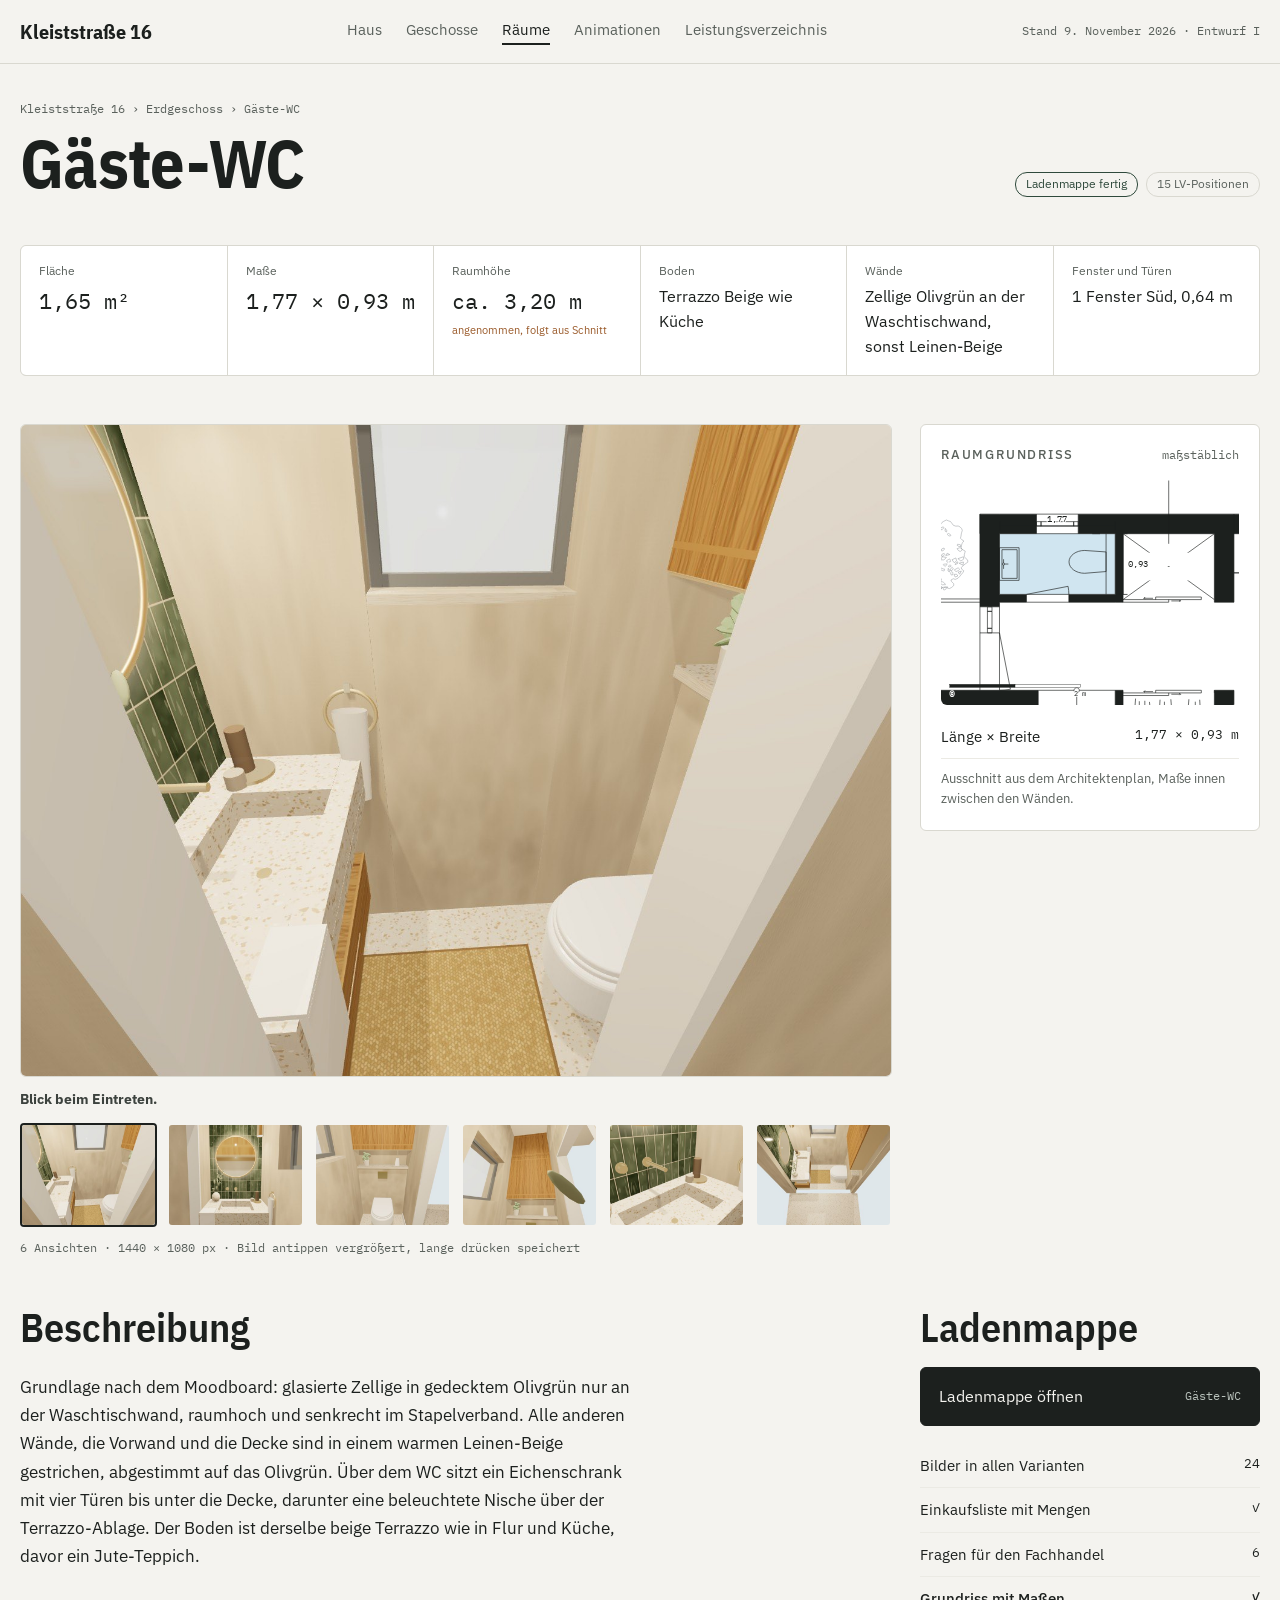
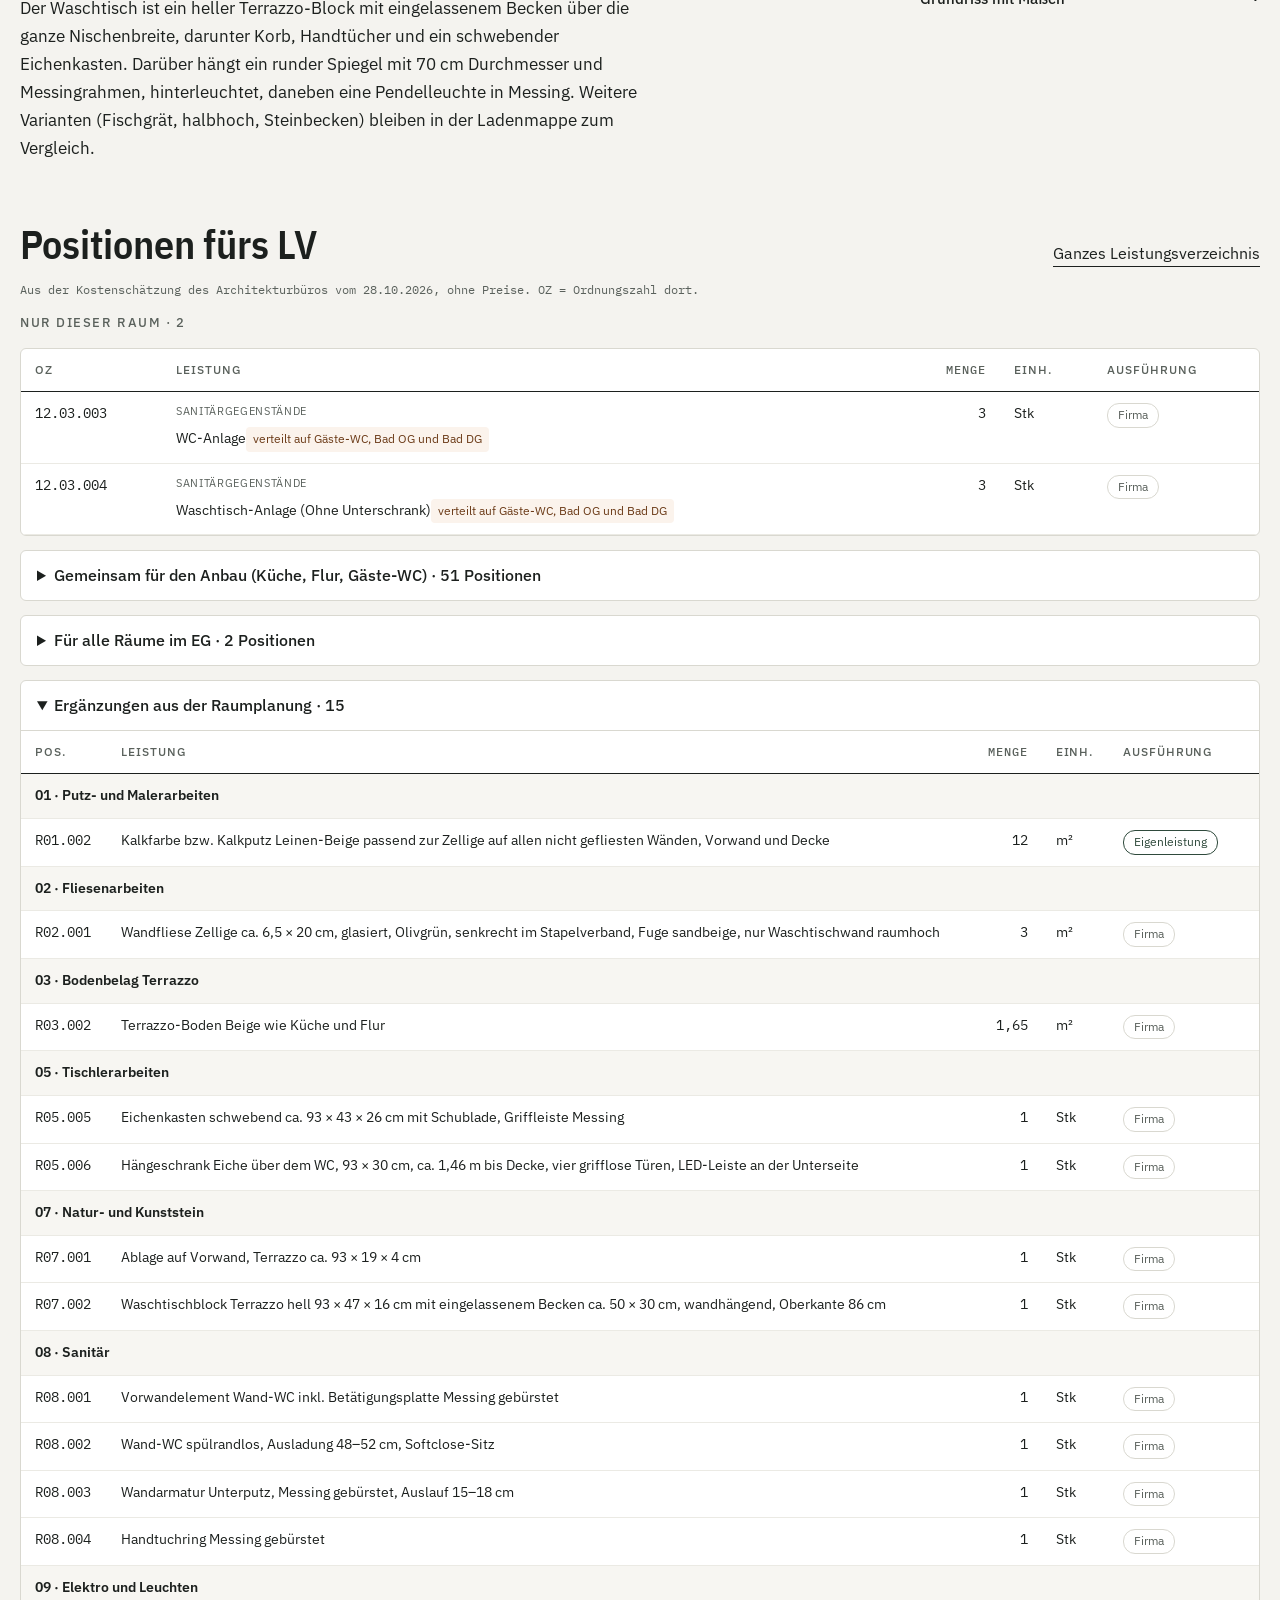
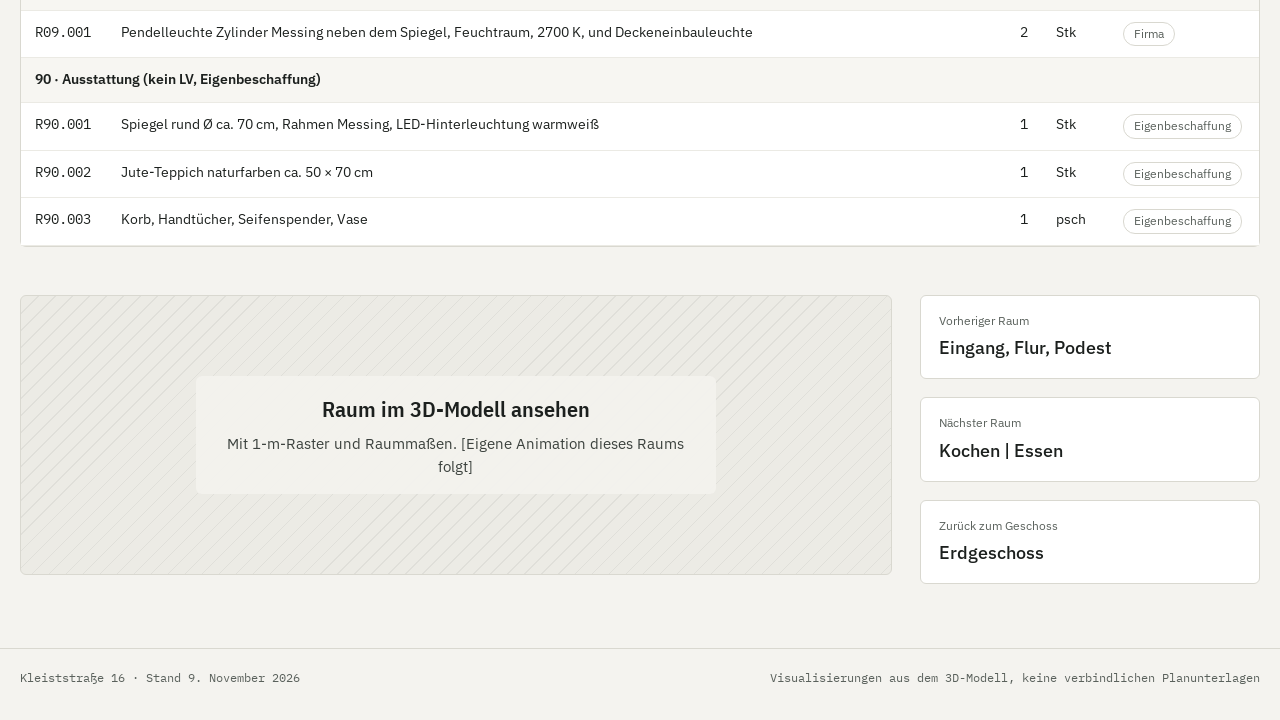
<file: raeume/gaeste-wc/index.html>
<!doctype html>
<html lang="de">
<head>
<meta charset="utf-8">
<meta name="viewport" content="width=device-width, initial-scale=1, viewport-fit=cover">
<meta name="robots" content="noindex, nofollow">
<title>Gäste-WC · Kleiststraße 16</title>
<link rel="stylesheet" href="https://fonts.googleapis.com/css2?family=IBM+Plex+Sans+Condensed:wght@400;500;600;700&family=IBM+Plex+Sans:wght@400;500&family=IBM+Plex+Mono:wght@400;500&display=swap">
<link rel="stylesheet" href="../../assets/site.css?v=a70854af">

</head>
<body>
<header class="top"><nav class="in"><a class="brand" href="../../index.html">Kleiststraße 16</a><div class="links"><a href="../../index.html">Haus</a><a href="../../eg/index.html">Geschosse</a><a href="../../eg/index.html#raeume" aria-current="page">Räume</a><a href="../../animationen/index.html">Animationen</a><a href="../../lv/index.html">Leistungsverzeichnis</a></div><span class="stand">Stand 9. November 2026 · Entwurf I</span></nav></header>
<main class="in">
  <div style="display:flex;flex-direction:column;gap:10px">
    <span class="crumb"><a href="../../index.html">Kleiststraße 16</a> › <a href="../../eg/index.html">Erdgeschoss</a> › Gäste-WC</span>
    <div class="row" style="align-items:flex-end"><h1 class="sub">Gäste-WC</h1><div style="display:flex;gap:8px;flex-wrap:wrap"><span class="chip ok">Ladenmappe fertig</span><span class="chip">15 LV-Positionen</span></div></div>
  </div>
  <section class="stats" style="grid-template-columns:repeat(auto-fit,minmax(170px,1fr))">
    <div><span class="k">Fläche</span><span class="v">1,65 m²</span></div>
    <div><span class="k">Maße</span><span class="v">1,77 × 0,93 m</span></div>
    <div><span class="k">Raumhöhe</span><span class="v">ca. 3,20 m</span><span class="n">angenommen, folgt aus Schnitt</span></div>
    <div><span class="k">Boden</span><span class="v t">Terrazzo Beige wie Küche</span></div>
    <div><span class="k">Wände</span><span class="v t">Zellige Olivgrün an der Waschtischwand, sonst Leinen-Beige</span></div>
    <div><span class="k">Fenster und Türen</span><span class="v t">1 Fenster Süd, 0,64 m</span></div>
  </section>
  <section class="split">
    <div class="main gallery">
      <img class="hero-im" id="hero" data-zoom src="img/wc3_Wztb_z1_0.jpg?v=550472d6" alt="Blick beim Eintreten" width="1440" height="1080">
      <span class="caption" id="cap"><b>Blick beim Eintreten.</b> </span>
      <div class="thumbs"><button type="button" aria-pressed="true" data-src="img/wc3_Wztb_z1_0.jpg?v=550472d6" data-cap="Blick beim Eintreten" aria-label="Ansicht Blick beim Eintreten"><img src="img/klein/wc3_Wztb_z1_0.jpg?v=ae0938dc" alt="" loading="lazy" width="480" height="360"></button><button type="button" aria-pressed="false" data-src="img/wc3_Wztb_z1_1.jpg?v=65b06d7d" data-cap="Waschtischwand" aria-label="Ansicht Waschtischwand"><img src="img/klein/wc3_Wztb_z1_1.jpg?v=563eaa2a" alt="" loading="lazy" width="480" height="360"></button><button type="button" aria-pressed="false" data-src="img/wc3_Wztb_z1_2.jpg?v=889b827e" data-cap="WC-Wand" aria-label="Ansicht WC-Wand"><img src="img/klein/wc3_Wztb_z1_2.jpg?v=0a6e1a9e" alt="" loading="lazy" width="480" height="360"></button><button type="button" aria-pressed="false" data-src="img/wc3_Wztb_z1_3.jpg?v=ba2d530e" data-cap="Schrank über dem WC" aria-label="Ansicht Schrank über dem WC"><img src="img/klein/wc3_Wztb_z1_3.jpg?v=aff758c6" alt="" loading="lazy" width="480" height="360"></button><button type="button" aria-pressed="false" data-src="img/wc3_Wztb_z1_4.jpg?v=f738ebaf" data-cap="Detail Waschtisch" aria-label="Ansicht Detail Waschtisch"><img src="img/klein/wc3_Wztb_z1_4.jpg?v=4404b510" alt="" loading="lazy" width="480" height="360"></button><button type="button" aria-pressed="false" data-src="img/wc3_Wztb_z1_5.jpg?v=0af4b06e" data-cap="Von oben" aria-label="Ansicht Von oben"><img src="img/klein/wc3_Wztb_z1_5.jpg?v=6906e747" alt="" loading="lazy" width="480" height="360"></button></div>
      <span class="meta">6 Ansichten · 1440 × 1080 px · Bild antippen vergrößert, lange drücken speichert</span>
    </div>
    <div class="side">
      <div class="box" style="display:flex;flex-direction:column;gap:10px"><div class="row"><h3>Raumgrundriss</h3><span class="meta">maßstäblich</span></div>
        <div class="planbox room" style="border:0"><svg viewBox="463.01 231.49 129.56 100.08" role="img" aria-label="Raumgrundriss Gäste-WC, maßstäblich aus dem Architektenplan">
<rect x="463.01" y="231.49" width="129.56" height="100.08" fill="#ffffff"/><rect class="nass" opacity=".55" x="488.52" y="257.00" width="50.18" height="26.37"/><g class="plan"><path class="Fk" d="M587.01 538.76h3.26v0.85h-3.26z M587.01 509h3.26v0.85h-3.26z M587.01 528.27h3.26v0.85h-3.26z M587.01 558.04h3.26v0.85h-3.26z M351.59 575.05h3.26v0.85h-3.26z M351.59 553.22h3.26v0.85h-3.26z M351.59 548.11h3.26v0.85h-3.26z M351.59 509.28h3.26v0.85h-3.26z M351.59 504.18h3.26v0.85h-3.26z M351.59 482.35h3.26v0.85h-3.26z M361.79 472.43h0.85v3.26h-0.85z M382.2 472.43h0.85v3.26h-0.85z M382.2 582.56h0.85v3.26h-0.85z M361.79 582.56h0.85v3.26h-0.85z M385.6 426.22h3.26v0.85h-3.26z M385.6 364.71h3.26v0.85h-3.26z M501.83 503.43h3.4v85.22h-3.4z M501.83 461.09h3.4v17.96h-3.4z M581.77 529.12h8.5v9.64h-8.5z M522.63 248.49h90.32v8.5h-90.32z M669.64 248.49h34.02v8.5h-34.02z M488.42 248.49h16.06v8.5h-16.06z M669.64 488.13h34.02v8.5h-34.02z M590.27 488.13h22.68v8.5h-22.68z M695.16 256.99h8.5v29.76h-8.5z M695.16 325.02h8.5v25.51h-8.5z M394.11 461.09h35.43v8.5h-35.43z M470.64 461.09h31.18v8.5h-31.18z M539.53 534.23h42.23v3.4h-42.23z M505.23 534.23h0.86v3.4h-0.86z M385.6 427.07h8.5v53.86h-8.5z M385.6 333.53h8.5v31.18h-8.5z M385.6 325.02h119.63v8.5h-119.63z M518.55 283.35h20.14v3.4h-20.14z M488.42 283.35h11.7v3.4h-11.7z M581.77 256.99h8.5v29.76h-8.5z M538.69 256.99h3.4v29.76h-3.4z M479.92 248.49h8.5v40.26h-8.5z M383.05 577.31h11.06v8.5h-11.06z M360.09 577.31h1.7v8.5h-1.7z M351.59 472.43h10.2v8.5h-10.2z M383.05 472.43h2.55v8.5h-2.55z M351.59 575.9h8.5v9.92h-8.5z M351.59 548.97h8.5v4.25h-8.5z M351.59 505.03h8.5v4.25h-8.5z M351.59 480.93h8.5v1.42h-8.5z M581.77 333.53h8.5v11.34h-8.5z M538.69 325.02h3.4v23.24h-3.4z M542.09 344.87h48.18v3.4h-48.18z M581.77 325.02h8.5v8.5h-8.5z M542.09 461.09h11.33v3.4h-11.33z M542.09 424.24h11.33v3.4h-11.33z M538.69 407.8h3.4v56.7h-3.4z M504.79 597.16L504.79 600.56L508.09 600.56L508.76 597.16L504.79 597.16Z M541.28 597.16L541.94 600.56L545.24 600.56L545.24 597.16L541.28 597.16Z M465.6 615.39L463.6 613.39L463.6 617.4L465.6 615.39Z M430.11 305.89L428.1 303.88L428.1 307.89L430.11 305.89Z M385.6 585.82L385.6 597.16L394.11 597.16L394.11 585.82L385.6 585.82Z M590.27 597.16L590.27 558.89L581.77 558.89L581.77 597.16L590.27 597.16Z M590.27 496.64L590.27 488.13L590.27 427.64L590.27 407.8L581.77 407.8L581.77 509L590.27 509L590.27 508.65L590.27 496.64Z M394.11 597.16L508.76 597.16L510.14 588.65L394.11 588.65L394.11 597.16Z M539.9 588.65L541.28 597.16L581.77 597.16L581.77 588.65L539.9 588.65Z M695.15 462.62L695.15 488.13L703.66 488.13L703.66 462.62L695.15 462.62Z"/>
<path class="Fd" d="M488.5 458.25h33.46v2.27h-33.46z M488.5 335.37h33.46v2.27h-33.46z M412.54 464.63h17v1.42h-17z M412.54 464.63h17v1.42h-17z M450.09 464.63h20.55v1.42h-20.55z M429.54 464.63h20.55v1.42h-20.55z"/>
<path class="Sl" d="M729.82 378.98h3.4v6.8h-3.4z M737.19 378.98h3.4v6.8h-3.4z M737.19 386.07h3.4v6.8h-3.4z M733.51 368.35h3.4v6.8h-3.4z M733.51 375.44h3.4v6.8h-3.4z M737.19 371.89h3.4v6.8h-3.4z M744.56 378.98h3.4v6.8h-3.4z M758.91 448.67h3.4v6.8h-3.4z M762.59 445.12h3.4v6.8h-3.4z M762.59 452.21h3.4v6.8h-3.4z M766.28 441.58h3.4v6.8h-3.4z M762.59 438.04h3.4v6.8h-3.4z M707.59 309.51h3.4v6.8h-3.4z M711.28 305.97h3.4v6.8h-3.4z M729.54 382.52L729.54 389.33 M726.14 389.33L726.14 382.52 M729.82 392.87L729.82 386.07 M733.51 389.33L733.51 382.52 M748.25 382.52L751.65 382.52 M748.25 389.33L748.25 382.52 M744.56 378.7L744.56 371.89 M758.62 445.12L758.62 451.93 M766.28 448.67L769.68 448.67 M766.28 455.47L766.28 448.67 M769.96 451.93L769.96 445.12 M765.99 444.84L762.59 444.84 M769.68 441.3L766.28 441.3 M760.61 441.58L762.31 441.58 M762.31 441.3L760.61 441.3 M711.28 313.06L714.68 313.06 M711.28 319.86L711.28 313.06 M712.98 319.86L711.28 319.86 M714.68 313.06L714.68 316.46 M707.59 309.23L707.59 304.41 M542.09 424.24L544.79 424.24 M546.78 424.24L552.45 424.24 M554.43 424.24L560.1 424.24 M562.09 424.24L567.75 424.24 M569.74 424.24L575.41 424.24 M577.39 424.24L581.77 424.24 M542.09 424.24L542.09 424.24 M581.77 424.24L581.77 424.24 M542.09 427.64L544.79 427.64 M546.78 427.64L552.45 427.64 M554.43 427.64L560.1 427.64 M562.09 427.64L567.75 427.64 M569.74 427.64L575.41 427.64 M577.39 427.64L581.77 427.64 M542.09 427.64L542.09 427.64 M581.77 427.64L581.77 427.64 M729.82 386.07L733.23 386.07L733.23 392.87 M733.51 382.52L736.91 382.52L736.91 389.33 M733.23 364.81L733.23 371.61L729.82 371.61 M729.82 371.89L733.23 371.89L733.23 378.7L729.82 378.7 M740.6 371.61L737.19 371.61L737.19 364.81 M744.28 375.44L744.28 382.24L740.88 382.24L740.88 375.44 M747.97 371.89L747.97 378.7L744.56 378.7 M751.65 382.24L748.25 382.24L748.25 375.44 M762.31 441.58L762.31 448.38L758.91 448.38 M710.99 302.42L710.99 309.23L707.59 309.23"/>
<path class="Sk" d="M553.31 599.31h34.02v14.17h-34.02z M488.5 458.25h33.46v2.27h-33.46z M488.5 335.37h33.46v2.27h-33.46z M409.19 335.74h68.03v11.34h-68.03z M489.49 263.93h6.59v12.47h-6.59z M698.42 286.75h1.98v1.98h-1.98z M698.42 323.04h1.98v1.98h-1.98z M698.42 288.74h1.98v34.3h-1.98z M483.18 298.1h1.98v1.98h-1.98z M483.18 288.75h1.98v1.98h-1.98z M483.18 290.73h1.98v7.37h-1.98z M504.48 251.75h1.98v1.98h-1.98z M520.64 251.75h1.98v1.98h-1.98z M506.47 251.75h14.17v1.98h-14.17z M667.66 491.39h1.98v1.98h-1.98z M612.95 491.39h1.98v1.98h-1.98z M614.93 491.39h52.73v1.98h-52.73z M354.85 503.04h1.98v1.98h-1.98z M354.85 484.33h1.98v18.71h-1.98z M354.85 509.28h1.98v1.98h-1.98z M354.85 546.98h1.98v1.98h-1.98z M354.85 511.26h1.98v35.72h-1.98z M354.85 553.22h1.98v1.98h-1.98z M354.85 573.91h1.98v1.98h-1.98z M354.85 555.2h1.98v18.71h-1.98z M381.07 580.57h1.98v1.98h-1.98z M361.79 580.57h1.98v1.98h-1.98z M363.77 580.57h17.29v1.98h-17.29z M388.86 364.71h1.98v1.98h-1.98z M388.86 425.09h1.98v1.98h-1.98z M388.86 366.69h1.98v58.4h-1.98z M381.07 475.69h1.98v1.98h-1.98z M361.79 475.69h1.98v1.98h-1.98z M363.77 475.69h17.29v1.98h-17.29z M585.03 509h1.98v1.98h-1.98z M585.03 527.14h1.98v1.98h-1.98z M585.03 510.98h1.98v16.16h-1.98z M585.03 538.76h1.98v1.98h-1.98z M585.03 556.9h1.98v1.98h-1.98z M585.03 540.75h1.98v16.16h-1.98z M615.78 449.34h12.76v12.76h-12.76z M660.75 433.93h12.76v12.76h-12.76z M660.08 412.03h12.76v12.76h-12.76z M615.18 415.86h12.76v12.76h-12.76z M363.52 485.15h5.61v1.28h-5.61z M362.29 486.67h7.4v0.77h-7.4z M362.71 487.76h6.38v1.28h-6.38z M362.43 489.24h6.89v0.51h-6.89z M364.04 490.18h5.61v1.28h-5.61z M362.81 491.7h7.4v0.77h-7.4z M363.24 492.71h5.61v1.28h-5.61z M362.01 494.23h7.4v0.77h-7.4z M362.43 483.89h6.89v0.51h-6.89z M631.62 261.31h13.34v9.64h-13.34z M687.36 344.76h5.61v1.28h-5.61z M686.81 343.75h7.4v0.77h-7.4z M687.4 342.15h6.38v1.28h-6.38z M687.18 341.43h6.89v0.51h-6.89z M686.84 339.73h5.61v1.28h-5.61z M686.29 338.72h7.4v0.77h-7.4z M687.64 337.2h5.61v1.28h-5.61z M687.09 336.19h7.4v0.77h-7.4z M687.18 346.79h6.89v0.51h-6.89z M546.62 541.59h13.34v9.64h-13.34z M510.14 588.65L539.36 582.99 M504.79 600.56L508.09 600.56 M504.79 597.16L504.79 600.56 M508.76 597.16L541.28 597.16 M539.9 588.65L510.14 588.65 M508.76 597.16L541.28 597.16 M480.57 597.16L480.57 631.17 M487.65 631.17L487.65 597.16 M494.74 597.16L494.74 631.17 M501.83 615.58L500.42 614.18 M474.72 615.58L500.42 615.58 M554.27 455.1L539.95 455.1 M554.27 455.1L554.27 506.74 M547.48 506.74L547.48 534.23 M554.27 506.74L576.37 534.23 M554.27 502.99L581.77 520.12 M554.27 498.96L581.73 504.46 M554.27 493.47L581.76 495.67 M554.27 486.67L581.77 486.8 M554.27 479.58L581.77 479.71 M554.27 472.78L581.78 470.84 M554.27 467.29L581.8 462.89 M554.27 462.47L581.82 454.76 M554.27 458.22L581.76 445.6 M554.27 455.32L581.76 433.16 M569.67 427.66L552.55 455.13 M550.09 455.13L556.91 427.66 M546.42 427.66L546.47 455.15 M541.27 520.07L540.39 520.05 M590.27 573.74L617.2 573.74 M590.27 568.07L617.2 568.07 M590.27 562.4L617.2 562.4 M590.27 556.73L617.2 556.73 M590.27 551.06L617.2 551.06 M590.27 545.39L617.2 545.39 M590.27 539.72L617.2 539.72 M618.61 532.97L618.61 576.58 M603.73 573.74L605.14 572.34 M540.39 534.23L540.39 506.74 M541.28 597.16L508.76 597.16 M540.39 505.88L540.39 505.88 M554.27 506.74L540.39 506.74 M540.39 505.88L540.39 506.74 M590.27 256.99L590.27 248.49 M501.83 597.16L501.83 634.01 M581.77 427.64L590.27 427.64 M394.11 333.53L411.11 333.53 M655.47 350.54L612.95 350.54 M564.99 574.48L564.99 588.65 M366.15 528.67L368.57 528.92 M385.6 480.93L385.6 577.31 M774.53 248.49L774.53 248.49 M703.66 248.49L788.7 248.49 M788.7 286.97L788.7 286.99 M703.66 286.75L762.41 286.75 M759.76 279.95L726.62 279.95 M769.2 255.29L772.59 255.29 M745.51 255.29L765.07 255.29 M788.7 248.49L788.7 257.33 M774.53 343.73L774.53 350.54 M781.9 343.73L781.9 291.67 M781.9 343.73L774.53 343.73 M761.06 414.61L760.09 412.79 M761.09 414.66L768.61 428.69 M768.63 428.74L769.61 430.56 M718.25 437.92L718.42 438.23 M725.51 451.47L725.34 451.14 M717.98 437.7L717.61 437.89 M725.54 451.82L725.17 452.02 M733.94 447.32L733.67 447.47 M734.18 447.19L733.94 447.32 M734.92 449.15L726.9 453.44 M734.92 449.15L769.61 430.56 M720.29 454.63L725.17 452.02 M717.61 437.89L712.73 440.51 M717.09 436.92L710.99 440.19 M711.51 441.16L712.73 440.51 M719.08 455.28L720.29 454.63 M725.69 452.99L719.6 456.26 M719.09 439.49L719.01 439.33 M724.67 449.9L719.09 439.49 M726.66 433.05L726.62 433.07 M726.7 433.02L726.66 433.05 M726.71 433.02L726.7 433.02 M743.88 423.82L726.71 433.02 M734.27 447.15L734.22 447.17 M734.28 447.14L734.27 447.15 M724.75 450.06L724.67 449.9 M725.34 451.14L724.91 450.35 M734.22 447.17L734.18 447.19 M751.46 437.94L734.28 447.14 M768.63 428.74L751.46 437.94 M718.25 437.92L718.14 437.71 M724.91 450.34L724.75 450.06 M761.06 414.61L743.88 423.82 M726.1 433.34L722.18 435.45 M729.74 449.57L733.67 447.47 M726.5 433.78L726.59 433.69 M761.06 414.61L761.09 414.66 M768.61 428.69L768.63 428.74 M733.55 447.47L733.6 447.44 M725.75 451.65L733.55 447.47 M717.09 436.92L717.61 437.89 M716.63 436.07L717.09 436.92 M722.18 435.45L718.26 437.54 M725.69 452.99L725.17 452.02 M726.15 453.84L725.69 452.99 M725.83 451.67L729.74 449.57 M734.27 447.15L734.25 447.1 M733.65 446.87L734.04 447 M734.25 447.1L734.04 447 M726.74 433.06L726.69 433.3 M734.25 447.1L768.61 428.69 M734.28 447.14L734.25 447.1 M726.13 433.53L726.36 433.76 M726.13 433.53L726.27 433.68 M726.36 433.76L726.27 433.68 M726.27 433.68L733.48 447.14 M733.6 447.44L733.67 447.47 M733.47 447.02L733.52 447.34 M733.55 447.47L733.52 447.34 M721.27 445.02L720.41 443.21 M719.09 439.49L719.59 441.13 M720.41 443.21L719.59 441.13 M720.9 445.22L719.95 443.27 M718.48 438.98L719.13 441.15 M718.25 437.92L718.48 438.98 M719.95 443.27L719.13 441.15 M724.67 449.9L723.58 448.58 M722.3 446.74L723.58 448.58 M722.3 446.74L721.27 445.02 M724.91 450.35L724.91 450.34 M722 447.09L723.31 448.95 M724.75 450.69L723.31 448.95 M720.9 445.22L722 447.09 M725.51 451.47L724.75 450.69 M716.63 436.07L717.38 435.67 M726.37 433.2L725.39 431.37 M726.15 453.84L726.9 453.44 M733.94 447.32L734.92 449.15 M710.99 440.19L711.51 441.16 M719.6 456.26L719.08 455.28 M712.73 440.51L720.29 454.63 M719.08 455.28L711.51 441.16 M774.53 406.53L776.53 404.53 M774.53 406.53L776.53 408.53 M787.57 406.53L774.53 406.53 M655.47 308.01L655.47 350.54 M612.95 308.01L655.47 308.01 M633.62 315.81L629.37 315.81 M633.62 311.56L629.37 311.56 M629.54 311.56L629.54 311.57 M629.54 315.8L629.54 315.81 M620.71 339.7L618.5 340.69 M590.27 496.64L590.27 494.47 M744.66 496.64L735.54 496.64 M788.7 489.83L755.38 489.83 M781.61 350.54L781.61 489.83 M745.4 489.83L703.66 489.83 M606.43 496.64L590.27 496.64 M599.91 489.83L590.27 489.83 M728.49 496.64L623.43 496.64 M703.66 496.64L703.66 489.83 M581.77 325.02L581.77 326.16 M590.27 333.53L590.27 424.24 M581.77 378.88L583.77 376.88 M581.77 378.88L583.77 380.89 M589.14 378.88L581.77 378.88 M538.69 333.53L505.23 333.53 M521.96 333.53L519.95 331.52 M521.96 333.53L523.96 331.52 M521.96 326.16L521.96 333.53 M505.23 325.02L520.82 325.02 M523.09 325.02L538.69 325.02 M556.26 325.02L576.1 325.02 M556.26 326.16L556.26 325.02 M576.1 325.02L576.1 326.16 M542.09 326.16L576.1 326.16 M542.09 424.24L542.09 427.64 M536.13 459.39L535 460.52 M536.13 336.51L535 337.64 M523.23 530.49L539.53 534.23 M506.08 517.5L506.08 534.23 M501.83 479.05L495.52 502.6 M542.09 407.8L581.77 407.8 M556.26 407.8L576.1 407.8 M556.26 408.93L556.26 407.8 M576.1 407.8L576.1 408.93 M542.09 408.93L576.1 408.93 M581.77 348.27L581.77 407.8 M547.53 328.63L546.48 342.92 M549.16 329.78L549.16 341.11 M551.55 329.58L551.55 342.06 M553.56 330.06L554.71 341.67 M558.16 329.11L557.39 342.63 M560.07 329.97L560.07 340.74 M562.85 328.91L564 342.73 M575.39 329.11L576.16 342.63 M573.48 329.97L573.48 340.74 M570.7 328.91L569.55 342.73 M578.97 336L543.78 336 M419.42 338.22L417.21 339.21 M551.73 488.23L551.73 496.46 M551.73 498.3L551.73 503.04 M540.39 503.04L540.39 499.92 M540.39 494.01L540.39 492.06 M540.39 486.19L540.39 467.33 M551.73 503.04L545.93 503.04 M542.09 503.04L540.39 503.04 M703.66 432.74L703.66 471.01 M445.57 496.19L445.58 496.2 M461.05 503.13L461.07 503.11 M448.77 500.85L448.65 500.68 M445.58 496.21L448.65 500.68 M466.79 480.99L467.04 478.58 M590.27 508.65L590.27 558.89 M603.73 535.3L603.73 572.34 M617.2 534.06L604.98 534.06 M602.49 534.06L590.27 534.06 M479.92 256.99L479.92 248.49 M451.57 288.17L451.57 325.02 M444.48 286.75L444.48 325.02 M488.42 300.08L479.92 300.08 M532.08 256.99L528.68 256.99 M464.39 280.29L464.39 280.31 M453.9 286.75L479.92 286.75 M451.57 288.17L451.57 287.04 M479.92 285.34L456.54 285.34 M534.72 283.35L534.72 256.99 M496.93 263.08L488.42 263.08 M488.42 263.08L488.42 277.26 M444.48 286.75L444.48 325.02 M451.57 325.02L451.57 286.75 M437.4 285.34L437.4 325.02 M437.4 286.75L451 286.75 M445.51 285.34L437.4 285.34 M451.57 305.89L450.17 304.49 M438.72 305.89L450.17 305.89 M556.26 284.49L576.1 284.49 M556.26 285.62L556.26 284.49 M576.1 284.49L576.1 285.62 M542.09 285.62L576.1 285.62 M500.12 283.35L518.21 279.85 M542.09 285.62L581.77 256.99 M542.09 256.99L581.77 285.62 M470.64 464.63L466.95 464.63 M466.95 466.05L470.64 466.05 M487.65 469.59L501.83 469.59 M450.09 464.63L450.09 466.05 M429.54 464.63L433.23 464.63 M433.23 466.05L429.54 466.05 M450.09 464.63L450.09 466.05 M612.95 251.75L669.64 251.75 M612.95 253.73L669.64 253.73 M667.66 251.75L667.66 253.73 M614.93 251.75L614.93 253.73 M700.4 352.52L698.42 352.52 M700.4 462.62L700.4 350.54 M698.42 462.62L698.42 350.54 M700.4 460.64L698.42 460.64 M508.09 600.56L510.14 588.65 M541.94 600.56L539.9 588.65 M703.66 496.64L710.46 496.64 M561.93 261.38L561.93 233.89 M505.23 503.43L505.23 479.05 M501.83 479.05L501.83 503.43 M500.12 286.75L518.55 286.75 M518.55 283.35L500.12 283.35 M638.78 262.23L640.38 262.23 M638.29 262.72L638.29 264.33 M637.8 262.23L636.2 262.23 M638.29 261.74L638.29 259.19 M553.77 542.51L555.38 542.51 M553.28 543L553.28 544.61 M552.8 542.51L551.19 542.51 M553.28 542.03L553.28 539.47 M770.23 323.66L766.29 335.8 M716.45 335.13L715.25 322.44 M721.2 304.46L731.52 296.96 M751.24 299.92L761.56 307.42 M755.23 316.13L753.65 314.98 M746.49 309.78L744.91 308.63 M751.72 350.65L739.37 353.83 M657.92 395.37L629.57 395.37 M499.93 438.62L495.67 438.62 M480.08 434.37L480.08 452.8 M464.49 434.37L464.49 452.8 M495.67 434.37L495.67 452.8 M499.93 457.05L499.93 438.62 M448.9 434.37L495.67 434.37 M448.9 434.37L448.9 452.8 M448.9 434.37L448.9 452.8 M417.72 434.37L417.72 452.8 M417.72 434.37L464.49 434.37 M413.47 438.62L417.72 438.62 M413.47 457.05L413.47 438.62 M417.96 452.8L417.72 452.8 M422.21 457.05L413.47 457.05 M495.67 452.8L417.72 452.8 M499.93 457.05L413.47 457.05 M500.91 418.65L486.73 406.87 M518.12 397.94L503.95 386.16 M500.91 418.65L518.12 397.94 M497.96 386.71L486.18 400.88 M503.95 386.16L501.23 389.43 M486.73 406.87L489.45 403.6 M486.18 400.88L500.35 412.66 M497.96 386.71L512.13 398.49 M500.35 412.66L512.13 398.49 M397.4 391.77L414.12 399.52 M408.73 367.34L425.44 375.09 M397.4 391.77L408.73 367.34 M427.51 380.74L419.76 397.45 M425.44 375.09L423.65 378.95 M414.12 399.52L415.9 395.66 M419.76 397.45L403.05 389.7 M427.51 380.74L410.8 372.99 M403.05 389.7L410.8 372.99 M433.31 448.85L433.31 452.8 M433.31 434.37L433.31 436.83 M471.67 566.49L471.67 584.91 M474.79 570.74L471.67 570.74 M474.79 587.46L474.79 570.74 M420.65 566.49L420.65 584.91 M420.65 566.49L420.65 584.91 M417.53 570.74L420.65 570.74 M417.53 587.46L417.53 570.74 M471.67 566.49L420.65 566.49 M420.65 584.91L471.67 584.91 M417.53 587.46L474.79 587.46 M534.72 273.43L534.72 264.92 M525.42 264.27L534.72 264.92 M525.42 274.19L534.72 273.43 M490.19 269.68L490.19 268.08 M490.67 270.17L492.28 270.17 M490.19 270.66L490.19 272.27 M617.77 449.34L617.77 462.1 M673.61 454.02L668.78 465.82 M629.57 466.24L657.92 466.24 M629.57 395.37L629.57 466.24 M657.92 466.24L657.92 395.37 M671.52 433.93L671.52 446.69 M670.85 412.03L670.85 424.78 M669.58 394.88L671.96 407.41 M617.17 415.86L617.17 428.61 M620.04 411.91L617.72 399.36 M619.67 399L621.99 411.55 M629.57 410.14L620.04 411.91 M617.72 399.36L629.57 397.17 M623.19 445L623.19 432.25 M625.18 432.25L625.18 445 M629.57 445L623.19 445 M623.19 432.25L629.57 432.25 M488.42 300.08L493.16 324.57 M510.14 588.65L508.76 597.16 M541.28 597.16L539.9 588.65 M695.16 325.02L703.66 325.02 M703.66 286.75L695.16 286.75 M695.15 462.62L703.66 462.62 M703.66 350.54L695.16 350.54 M470.64 469.59L470.64 461.09 M429.54 461.09L429.54 469.59 M518.55 286.75L518.55 283.35 M500.12 283.35L500.12 286.75 M488.42 288.75L479.92 288.75 M522.63 256.99L522.63 248.49 M504.48 248.49L504.48 256.99 M669.64 256.99L669.64 248.49 M612.95 248.49L612.95 256.99 M612.95 488.13L612.95 496.64 M669.64 496.64L669.64 488.13 M360.09 482.35L351.59 482.35 M351.59 505.03L360.09 505.03 M360.09 509.28L351.59 509.28 M351.59 548.97L360.09 548.97 M360.09 553.22L351.59 553.22 M351.59 575.9L360.09 575.9 M383.05 585.82L383.05 577.31 M361.79 577.31L361.79 585.82 M394.11 364.71L385.6 364.71 M385.6 427.07L394.11 427.07 M383.05 480.93L383.05 472.43 M361.79 472.43L361.79 480.93 M539.53 537.63L539.53 534.23 M506.08 534.23L506.08 537.63 M505.23 479.05L501.83 479.05 M501.83 503.43L505.23 503.43 M590.27 509L581.77 509 M581.77 529.12L590.27 529.12 M590.27 538.76L581.77 538.76 M581.77 558.89L590.27 558.89 M501.83 469.59L501.83 479.05 M505.23 534.23L505.23 503.43 M394.11 588.65L394.11 585.82 M590.27 597.16L590.27 558.89 M590.27 538.76L590.27 529.12 M581.77 529.12L581.77 534.23 M581.77 537.63L581.77 538.76 M581.77 558.89L581.77 588.65 M581.77 597.16L590.27 597.16 M394.11 597.16L508.76 597.16 M541.28 597.16L581.77 597.16 M581.77 588.65L539.9 588.65 M510.14 588.65L394.11 588.65 M703.66 248.49L669.64 248.49 M612.95 248.49L522.63 248.49 M504.48 248.49L488.42 248.49 M488.42 256.99L504.48 256.99 M522.63 256.99L538.69 256.99 M542.09 256.99L581.77 256.99 M590.27 256.99L612.95 256.99 M703.66 256.99L703.66 248.49 M590.27 496.64L612.95 496.64 M695.15 488.13L669.64 488.13 M695.16 256.99L695.16 286.75 M695.16 325.02L695.16 350.54 M695.15 462.62L695.15 488.13 M703.66 488.13L703.66 462.62 M703.66 350.54L703.66 325.02 M703.66 286.75L703.66 256.99 M394.11 469.59L429.54 469.59 M470.64 469.59L501.83 469.59 M501.83 461.09L470.64 461.09 M505.23 537.63L506.08 537.63 M539.53 537.63L581.77 537.63 M506.08 534.23L505.23 534.23 M385.6 333.53L385.6 364.71 M385.6 427.07L385.6 472.43 M385.6 480.93L394.11 480.93 M394.11 364.71L394.11 333.53 M538.69 283.35L518.55 283.35 M500.12 283.35L488.42 283.35 M488.42 286.75L500.12 286.75 M518.55 286.75L538.69 286.75 M542.09 286.75L542.09 256.99 M538.69 256.99L538.69 283.35 M538.69 286.75L542.09 286.75 M488.42 288.75L488.42 286.75 M488.42 283.35L488.42 256.99 M360.09 585.82L361.79 585.82 M383.05 585.82L385.6 585.82 M361.79 577.31L360.09 577.31 M385.6 472.43L383.05 472.43 M360.09 480.93L361.79 480.93 M383.05 480.93L385.6 480.93 M351.59 480.93L351.59 482.35 M351.59 505.03L351.59 509.28 M351.59 548.97L351.59 553.22 M360.09 577.31L360.09 575.9 M360.09 553.22L360.09 548.97 M360.09 509.28L360.09 505.03 M360.09 482.35L360.09 480.93 M581.77 333.53L581.77 344.87 M590.27 344.87L590.27 333.53 M581.77 344.87L542.09 344.87 M581.77 325.02L581.77 333.53 M542.09 461.09L542.09 427.64 M581.77 538.76L581.77 558.89 M581.77 509L581.77 529.12 M506.08 537.63L539.53 537.63 M539.53 534.23L506.08 534.23 M361.79 480.93L383.05 480.93 M383.05 472.43L361.79 472.43 M394.11 427.07L394.11 364.71 M385.6 364.71L385.6 427.07 M361.79 585.82L383.05 585.82 M383.05 577.31L361.79 577.31 M360.09 575.9L360.09 553.22 M351.59 553.22L351.59 575.9 M360.09 548.97L360.09 509.28 M351.59 509.28L351.59 548.97 M360.09 505.03L360.09 482.35 M351.59 482.35L351.59 505.03 M669.64 488.13L612.95 488.13 M612.95 496.64L669.64 496.64 M612.95 256.99L669.64 256.99 M669.64 248.49L612.95 248.49 M504.48 256.99L522.63 256.99 M522.63 248.49L504.48 248.49 M479.92 300.09L479.92 325.02 M488.42 325.02L488.42 300.08 M479.92 300.08L479.92 300.09 M488.42 300.08L488.42 288.75 M479.92 288.75L479.92 300.09 M488.42 300.09L488.42 300.08 M429.54 469.59L470.64 469.59 M470.64 461.09L429.54 461.09 M703.66 351.84L703.66 350.54 M695.16 286.75L695.16 325.02 M703.66 325.02L703.66 286.75 M810.08 496.94L809.49 496.34 M810.08 248.78L809.49 248.19 M809.78 496.64L808.79 496.64 M809.78 496.64L810.78 496.64 M809.78 248.49L808.79 248.49 M809.78 248.49L810.78 248.49 M809.78 496.64L809.78 497.23 M809.78 248.49L809.78 247.89 M809.78 362.36L809.78 248.49 M645.81 271.79L645.81 260.46 M654.65 260.46L631.83 260.46 M653.27 268.92L647.32 268.92 M653.27 263.33L647.32 263.33 M653.27 266.17L647.32 266.17 M560.8 552.08L560.8 540.74 M560.8 540.74L546.83 540.74 M560.8 552.08L545.77 552.08 M360.98 528L363.73 520.26 M364.29 520.46L364.31 520.23 M625.53 337.7L627 345.78 M626.42 345.89L626.52 346.1 M424.24 336.22L425.71 344.3 M425.13 344.41L425.23 344.62 M446.16 568.5L446.16 580.97 M466.12 486.17L458.38 483.42 M458.58 482.86L458.35 482.84 M539.9 588.65C539.9 586.75 539.72 584.86 539.36 582.99 M545.24 597.16L545.24 600.56L541.94 600.56 M551.06 597.16L551.06 634.01L473.48 634.01L473.48 597.16 M501.83 631.17L473.48 631.17L548.22 631.17L548.22 597.16 M501.83 615.58L500.42 616.99L500.42 614.18 M474.72 615.58C474.72 614.9 474.17 614.34 473.48 614.34 M473.48 614.34C472.79 614.34 472.23 614.9 472.23 615.58 M472.23 615.58C472.23 616.27 472.79 616.83 473.48 616.83 M473.48 616.83C474.17 616.83 474.72 616.27 474.72 615.58 M540.39 505.88L553.42 505.88L553.42 455.99L539.95 455.99 M539.95 441.39L541.57 441.39L543.2 441.39L544.82 441.39L546.44 441.39L548.2 441.38L549.96 441.37L550.84 441.37L551.73 441.37L552.61 441.37L553.5 441.38L553.95 441.38L554.4 441.39L554.85 441.4L555.3 441.42L555.75 441.44L556.2 441.46L556.43 441.48L556.65 441.5L556.87 441.52L557.1 441.54L557.32 441.56L557.54 441.59L557.76 441.62L557.98 441.65L558.2 441.69L558.42 441.72L558.64 441.77L558.85 441.81L559.07 441.86 M559.07 441.86L559.28 441.91L559.5 441.96L559.71 442.02L559.92 442.08L560.13 442.15L560.34 442.22L560.55 442.29L560.73 442.36L560.92 442.44L561.11 442.52L561.29 442.6L561.47 442.68L561.65 442.77L561.83 442.86L562.01 442.96L562.19 443.06L562.36 443.16L562.53 443.26L562.71 443.37L562.88 443.48L563.05 443.59L563.21 443.71L563.38 443.82L563.54 443.94L563.7 444.07L563.86 444.19L564.02 444.32L564.18 444.46L564.33 444.59L564.49 444.73L564.64 444.86L564.79 445.01L564.93 445.15L565.08 445.29L565.22 445.44L565.36 445.59L565.5 445.74L565.64 445.9L565.77 446.05L565.9 446.21L566.03 446.36L566.15 446.52L566.27 446.68L566.39 446.84L566.51 447L566.62 447.16L566.73 447.33L566.84 447.49L566.95 447.66L567.05 447.83 M567.05 447.83L567.16 448L567.26 448.17L567.35 448.34L567.45 448.52L567.54 448.69L567.63 448.87L567.71 449.05L567.8 449.23L567.88 449.41L567.96 449.59L568.03 449.77L568.1 449.95L568.17 450.14L568.24 450.32L568.3 450.51L568.36 450.7L568.42 450.88L568.47 451.07L568.52 451.26L568.57 451.45L568.61 451.64L568.66 451.84L568.7 452.05L568.74 452.25L568.77 452.46L568.8 452.67L568.83 452.88L568.85 453.08L568.87 453.29L568.89 453.5L568.91 453.71L568.92 453.92L568.93 454.13L568.95 454.55L568.96 454.98L568.96 455.4L568.96 455.83L568.95 456.25L568.94 456.68L568.92 457.53L568.89 458.38L568.87 459.21L568.86 460.03L568.85 460.85L568.85 461.68L568.85 463.32L568.86 464.96L568.85 466.65L568.84 468.35L568.83 470.05 M568.83 470.05L568.82 471.75L568.81 473.73L568.8 475.7L568.79 477.68L568.78 479.65L568.74 483.4L568.7 487.14L568.69 488.08L568.68 489.01L568.68 489.95L568.68 490.89L568.68 491.82L568.68 492.76L568.69 493.69L568.7 494.63L568.72 495.53L568.74 496.43L568.75 497.33L568.76 498.23L568.76 498.68L568.76 499.13L568.75 499.59L568.74 500.04L568.73 500.49L568.71 500.94L568.69 501.39L568.66 501.84L568.64 502.13L568.62 502.41L568.59 502.69L568.56 502.98L568.53 503.26L568.5 503.54L568.46 503.82L568.42 504.1L568.38 504.38L568.34 504.66L568.29 504.94L568.24 505.22L568.18 505.5L568.13 505.78L568.07 506.06L568 506.34L567.94 506.61L567.86 506.89L567.79 507.16L567.71 507.43L567.63 507.7L567.55 507.97L567.46 508.24 M567.46 508.24L567.36 508.51L567.27 508.77L567.16 509.04L567.06 509.3L566.95 509.56L566.84 509.82L566.72 510.08L566.6 510.34L566.47 510.59L566.36 510.79L566.26 510.99L566.15 511.19L566.03 511.39L565.92 511.59L565.8 511.79L565.67 511.98L565.55 512.17L565.42 512.36L565.29 512.55L565.16 512.74L565.03 512.92L564.89 513.11L564.75 513.29L564.61 513.47L564.46 513.64L564.31 513.82L564.16 513.99L564.01 514.16L563.86 514.33L563.7 514.5L563.54 514.66L563.38 514.82L563.22 514.98L563.05 515.14L562.88 515.29L562.71 515.44L562.54 515.59L562.37 515.73L562.19 515.87L562.02 516.01L561.84 516.15L561.65 516.29L561.46 516.42L561.27 516.55L561.08 516.68L560.88 516.8L560.69 516.92L560.49 517.04L560.29 517.16L560.09 517.27 M560.09 517.27L559.88 517.38L559.68 517.49L559.47 517.59L559.26 517.69L559.05 517.79L558.84 517.89L558.63 517.98L558.42 518.07L558.2 518.16L557.98 518.24L557.77 518.33L557.55 518.41L557.33 518.48L557.11 518.56L556.88 518.63L556.66 518.7L556.43 518.77L556.21 518.84L555.98 518.9L555.75 518.97L555.52 519.03L555.29 519.08L555.06 519.14L554.83 519.19L554.6 519.24L554.37 519.29L554.14 519.34L553.67 519.43L553.2 519.51L552.72 519.59L552.25 519.66L551.77 519.72L551.29 519.78L550.82 519.83L550.34 519.88L549.86 519.92L549.38 519.95L548.9 519.98L548.43 520.01L547.95 520.03L547.48 520.05L547.03 520.07L546.58 520.08L546.13 520.09L545.68 520.09L544.79 520.1L543.91 520.1L543.03 520.09L542.15 520.08L541.27 520.07 M541.63 520.05C541.63 519.36 541.08 518.81 540.39 518.81 M540.39 518.81C539.7 518.81 539.15 519.36 539.15 520.05 M539.15 520.05C539.15 520.74 539.7 521.3 540.39 521.3 M540.39 521.3C541.08 521.3 541.63 520.74 541.63 520.05 M590.27 496.64L623.43 496.64L623.43 576.58L617.2 576.58L617.2 534.06 M620.03 532.97L617.2 532.97L617.2 534.06 M620.03 576.58L620.03 500.04L590.27 500.04 M603.73 573.74L602.33 572.34L605.14 572.34 M604.98 534.06C604.98 533.37 604.42 532.81 603.73 532.81 M603.73 532.81C603.05 532.81 602.49 533.37 602.49 534.06 M602.49 534.06C602.49 534.74 603.05 535.3 603.73 535.3 M603.73 535.3C604.42 535.3 604.98 534.74 604.98 534.06 M695.16 256.99L695.16 256.99L695.16 274 M695.16 350.54L678.15 350.54L678.15 274L607.28 274 M607.28 274L607.28 274L590.27 274L607.28 274L607.28 256.99 M540.39 537.63L540.39 554.63L581.77 554.63 M548.22 588.65L548.22 574.48L581.77 574.48 M564.99 574.48L564.02 571.73L548.22 574.48 M564.99 574.48L565.97 571.73L581.77 574.48 M360.98 528L365.78 529.71L368.54 521.97L363.73 520.26 M368.57 528.92L369.39 520.74L364.31 520.23 M614.98 350.54C614.98 353.67 617.51 356.2 620.64 356.2 M620.64 356.2C623.78 356.2 626.31 353.67 626.31 350.54 M632.06 350.54C629.55 352.41 629.03 355.96 630.9 358.47 M630.9 358.47C632.77 360.98 636.33 361.5 638.84 359.63 M638.84 359.63C641.35 357.75 641.86 354.2 639.99 351.69 M639.99 351.69C639.65 351.23 639.24 350.83 638.77 350.49 M643.07 350.54C644.24 353.44 647.54 354.84 650.45 353.67 M650.45 353.67C651.87 353.1 653.01 351.96 653.58 350.54 M703.66 248.49L703.66 248.49L703.66 263.79 M710.46 264.56L710.46 255.29L721.37 255.29 M774.53 350.54L788.7 350.54L788.7 343.73 M726.1 433.34L726.37 433.2L726.62 433.07 M717.38 435.67L725.39 431.37L760.09 412.79 M719.01 439.33L718.85 439.03L718.42 438.23 M726.69 433.3L726.69 433.46L726.59 433.69 M761.09 414.66L726.74 433.06L726.71 433.02 M726.1 433.34L726.09 433.41L718.23 437.62 M733.47 447.02L726.36 433.76L726.5 433.78 M789.83 406.53C789.83 405.9 789.33 405.4 788.7 405.4 M788.7 405.4C788.07 405.4 787.57 405.9 787.57 406.53 M787.57 406.53C787.57 407.16 788.07 407.66 788.7 407.66 M788.7 407.66C789.33 407.66 789.83 407.16 789.83 406.53 M612.95 308.01L612.95 350.54L612.95 308.01 M633.62 315.81L634.05 315.77L634.45 315.64L634.81 315.45L635.12 315.19L635.38 314.87L635.58 314.51L635.7 314.11L635.75 313.68L635.7 313.26L635.58 312.86L635.38 312.5L635.12 312.18L634.81 311.92L634.45 311.73L634.05 311.6L633.62 311.56L633.19 311.6L632.79 311.73L632.43 311.92L632.12 312.18L631.86 312.5L631.66 312.86L631.54 313.26L631.5 313.68L631.54 314.11L631.66 314.51L631.86 314.87L632.12 315.19L632.43 315.45L632.79 315.64L633.19 315.77L633.41 315.79L633.62 315.81 M639.29 315.81L639.72 315.77L640.12 315.64L640.48 315.45L640.8 315.19L641.06 314.87L641.25 314.51L641.38 314.11L641.42 313.68L641.38 313.26L641.25 312.86L641.06 312.5L640.8 312.18L640.48 311.92L640.12 311.73L639.72 311.6L639.29 311.56L638.87 311.6 M638.87 311.6L638.47 311.73L638.11 311.92L637.79 312.18L637.53 312.5L637.34 312.86L637.21 313.26L637.17 313.68L637.21 314.11L637.34 314.51L637.53 314.87L637.79 315.19L638.11 315.45L638.47 315.64L638.87 315.77L639.08 315.79L639.29 315.81 M629.54 311.57L629.11 311.57L628.7 311.67L628.33 311.83L627.99 312.06L627.71 312.36L627.49 312.7L627.33 313.09L627.25 313.51L627.26 313.94L627.35 314.35L627.52 314.73L627.75 315.06L628.04 315.35L628.39 315.57L628.77 315.73L629.2 315.8L629.24 315.81L629.28 315.81L629.33 315.81L629.37 315.81L629.41 315.81L629.46 315.81L629.5 315.81L629.54 315.8 M638.58 324.31C640.14 324.32 641.4 323.06 641.4 321.5 M641.4 321.5C641.41 319.95 640.15 318.68 638.59 318.68 M638.59 318.68C637.04 318.68 635.78 319.93 635.77 321.49 M635.77 321.49C635.77 323.04 637.02 324.31 638.58 324.31 M638.58 324.31C638.6 324.31 638.61 324.31 638.63 324.31 M630.37 324.31C632.23 324.32 633.75 322.81 633.76 320.94 M633.76 320.94C633.76 319.08 632.25 317.56 630.38 317.55 M630.38 317.55C628.52 317.55 627 319.06 627 320.92 M627 320.92C626.99 322.79 628.5 324.31 630.37 324.31 M630.37 324.31C630.39 324.31 630.41 324.31 630.43 324.31 M641.99 321.5C641.99 319.62 640.47 318.09 638.59 318.09 M638.59 318.09C636.71 318.09 635.19 319.62 635.19 321.5 M635.19 321.5C635.19 323.37 636.71 324.9 638.59 324.9 M638.59 324.9C640.47 324.9 641.99 323.37 641.99 321.5 M633.21 320.93C633.21 319.37 631.94 318.1 630.38 318.1 M630.38 318.1C628.81 318.1 627.54 319.37 627.54 320.93 M627.54 320.93C627.54 322.5 628.81 323.77 630.38 323.77 M630.38 323.77C631.94 323.77 633.21 322.5 633.21 320.93 M625.53 337.7L620.51 338.61L621.98 346.7L627 345.78 M618.5 340.69L621.86 348.19L626.52 346.1 M651.84 335.75C651.84 333.4 649.94 331.49 647.59 331.49 M647.59 331.49C645.24 331.49 643.34 333.4 643.34 335.75 M643.34 335.75C643.34 338.09 645.24 340 647.59 340 M647.59 340C649.94 340 651.84 338.09 651.84 335.75 M651.56 335.75C651.56 333.55 649.78 331.78 647.59 331.78 M647.59 331.78C645.4 331.78 643.62 333.55 643.62 335.75 M643.62 335.75C643.62 337.94 645.4 339.72 647.59 339.72 M647.59 339.72C649.78 339.72 651.56 337.94 651.56 335.75 M788.7 289.48L788.7 496.64L768.43 496.64 M774.53 489.83L774.53 350.54L774.53 489.83 M465.6 615.39L463.6 613.39L465.6 615.39L463.6 617.4L463.6 613.39 M590.27 496.64L695.15 496.64L695.15 489.83 M590.27 377.75C589.64 377.75 589.14 378.26 589.14 378.88 M589.14 378.88C589.14 379.51 589.64 380.02 590.27 380.02 M590.27 380.02C590.9 380.02 591.4 379.51 591.4 378.88 M591.4 378.88C591.4 378.26 590.9 377.75 590.27 377.75 M521.96 323.89C521.33 323.89 520.82 324.4 520.82 325.02 M520.82 325.02C520.82 325.65 521.33 326.16 521.96 326.16 M521.96 326.16C522.58 326.16 523.09 325.65 523.09 325.02 M523.09 325.02C523.09 324.4 522.58 323.89 521.96 323.89 M561.93 326.16L561.93 327.29L542.09 327.29 M555.12 325.59L551.16 325.59L551.56 325.19L551.16 325.59L551.56 325.99 M563.06 326.72L567.03 326.72L566.63 326.32L567.03 326.72L566.63 327.12 M523.38 459.39L536.13 459.39L535 458.25 M523.38 336.51L536.13 336.51L535 335.37 M523.23 530.49C522.95 531.71 522.81 532.97 522.81 534.23 M522.81 534.23C522.81 524.99 515.32 517.5 506.08 517.5 M495.52 502.6C497.57 503.15 499.69 503.43 501.83 503.43 M461.25 399.29C453.71 398.97 447.34 404.83 447.03 412.37 M447.03 412.37C446.71 419.91 452.57 426.28 460.11 426.59 M460.11 426.59C467.65 426.91 474.02 421.05 474.33 413.51 M474.33 413.51C474.65 405.97 468.79 399.6 461.25 399.29 M447.75 408.51C442.58 404.97 435.53 406.3 432 411.47 M432 411.47C428.46 416.65 429.79 423.7 434.96 427.23 M434.96 427.23C440.13 430.76 447.19 429.44 450.72 424.26 M450.72 424.26C450.99 423.87 451.24 423.45 451.46 423.02 M561.93 408.93L561.93 410.06L542.09 410.06 M555.12 408.36L551.16 408.36L551.56 407.96L551.16 408.36L551.56 408.76 M563.06 409.5L567.03 409.5L566.63 409.1L567.03 409.5L566.63 409.9 M442.82 339.73L475.57 340.99L475.51 342.69L442.76 341.43L442.82 339.73 M424.24 336.22L419.22 337.13L420.69 345.22L425.71 344.3 M417.21 339.21L420.57 346.71L425.23 344.62 M465.15 340.59C465.21 338.86 462.6 337.35 459.32 337.22 M459.32 337.22C456.03 337.1 453.32 338.4 453.25 340.13 M454.13 341.87C455.86 343.39 459.52 343.95 462.32 343.12 M462.32 343.12C463.04 342.91 463.66 342.61 464.13 342.25 M540.39 467.33L551.73 467.33L551.73 485.33 M450.31 499.26L450.8 499.23L451.29 499.2L451.53 499.18L451.78 499.16L452.02 499.13L452.27 499.11L452.51 499.07L452.75 499.04L452.99 499L453.23 498.96L453.47 498.91L453.71 498.86L453.95 498.8L454.19 498.73L454.36 498.68L454.54 498.62L454.72 498.55L454.9 498.49L455.07 498.42L455.24 498.35L455.42 498.27L455.59 498.19L455.76 498.1L455.93 498.02L456.09 497.93L456.26 497.83L456.42 497.74L456.58 497.64L456.74 497.53L456.9 497.43L457.06 497.32L457.21 497.2L457.36 497.09L457.51 496.97L457.66 496.85L457.8 496.73L457.94 496.6L458.08 496.47L458.22 496.34L458.35 496.21L458.48 496.07L458.61 495.93L458.73 495.79L458.85 495.65L458.97 495.5L459.09 495.35L459.23 495.16L459.37 494.95L459.51 494.75L459.64 494.54 M448.77 500.85C451.52 504.86 457 505.89 461.01 503.14 M461.01 503.14C461.02 503.13 461.03 503.12 461.04 503.12 M460.75 503.36C463.96 501.16 465.35 497.12 464.16 493.41 M444.61 493.41C444.68 494.41 445.01 495.36 445.58 496.18 M466.12 486.17L467.83 481.36L460.09 478.61L458.38 483.42 M467.04 478.58L458.86 477.76L458.35 482.84 M488.42 277.26L496.93 277.26L496.93 263.08 M438.72 305.89C438.72 305.2 438.16 304.64 437.48 304.64 M437.48 304.64C436.79 304.64 436.23 305.2 436.23 305.89 M436.23 305.89C436.23 306.58 436.79 307.13 437.48 307.13 M437.48 307.13C438.16 307.13 438.72 306.58 438.72 305.89 M430.11 305.89L428.1 303.88L430.11 305.89L428.1 307.89L428.1 303.88 M451.57 305.89L450.17 307.29L450.17 304.49 M561.93 285.62L561.93 286.75L542.09 286.75 M555.12 285.05L551.16 285.05L551.56 284.65L551.16 285.05L551.56 285.45 M563.06 286.19L567.03 286.19L566.63 285.79L567.03 286.19L566.63 286.59 M518.55 283.35C518.55 282.18 518.43 281 518.21 279.85 M450.09 464.63L470.64 464.63L470.64 466.05L450.09 466.05 M450.09 464.63L429.54 464.63L429.54 466.05L450.09 466.05 M356.83 482.35L356.83 484.33L354.85 484.33 M354.85 484.33L354.85 482.35L356.83 482.35 M638.78 262.23C638.78 261.96 638.56 261.74 638.29 261.74 M638.29 261.74C638.02 261.74 637.8 261.96 637.8 262.23 M637.8 262.23C637.8 262.5 638.02 262.72 638.29 262.72 M638.29 262.72C638.56 262.72 638.78 262.5 638.78 262.23 M553.77 542.51C553.77 542.24 553.55 542.03 553.28 542.03 M553.28 542.03C553.02 542.03 552.8 542.24 552.8 542.51 M552.8 542.51C552.8 542.78 553.02 543 553.28 543 M553.28 543C553.55 543 553.77 542.78 553.77 542.51 M756.33 323.28C756.33 315.45 749.98 309.1 742.15 309.1 M742.15 309.1C734.33 309.1 727.98 315.45 727.98 323.28 M727.98 323.28C727.98 331.1 734.33 337.45 742.15 337.45 M742.15 337.45C749.98 337.45 756.33 331.1 756.33 323.28 M756.05 332.47L759.99 320.34L772.12 324.28L768.18 336.41L756.05 332.47 M725.97 321.42L727.17 334.12L714.47 335.32L713.27 322.62L725.97 321.42 M737.86 305.68L727.54 313.18L720.04 302.86L730.36 295.36L737.86 305.68 M744.91 308.63L752.41 298.31L762.73 305.81L755.23 316.13 M736.69 343.39L749.04 340.22L752.22 352.58L739.86 355.75L736.69 343.39 M525.44 264.27C521.68 264.26 518.63 266.48 518.62 269.22 M518.62 269.22C518.61 271.96 521.65 274.18 525.41 274.19 M525.41 274.19C525.41 274.19 525.42 274.19 525.42 274.19 M490.19 269.68C489.92 269.68 489.7 269.9 489.7 270.17 M489.7 270.17C489.7 270.44 489.92 270.66 490.19 270.66 M490.19 270.66C490.45 270.66 490.67 270.44 490.67 270.17 M490.67 270.17C490.67 269.9 490.45 269.68 490.19 269.68 M658.81 461.74L663.64 449.94L675.45 454.77L670.62 466.57L658.81 461.74 M659 396.89L661.38 409.42L673.91 407.04L671.53 394.51L659 396.89 M488.42 325.02C490.01 325.02 491.6 324.87 493.16 324.57 M501.83 503.43L501.83 588.65L505.23 588.65L505.23 588.65L505.23 537.63 M505.23 479.05L505.23 461.09L501.83 461.09 M385.6 585.82L385.6 597.16L394.11 597.16 M590.27 509L590.27 508.65L590.27 496.64 M590.27 488.13L590.27 427.64L590.27 407.8L581.77 407.8L581.77 424.24L581.77 509 M669.64 256.99L695.15 256.99L695.16 256.99 M669.64 496.64L703.66 496.64L703.66 488.13 M612.95 488.13L590.27 488.13L590.27 488.13 M429.54 461.09L394.11 461.09L394.11 469.59 M581.77 534.23L540.39 534.23L539.53 534.23 M394.11 480.93L394.11 469.59L394.11 461.09L394.11 427.07 M505.23 325.02L488.42 325.02L479.92 325.02L385.6 325.02L385.6 333.53 M394.11 333.53L505.23 333.53L505.23 325.02 M581.77 256.99L581.77 286.75L590.27 286.75L590.27 256.99 M488.42 248.49L479.92 248.49L479.92 288.75 M394.11 585.82L394.11 577.31L383.05 577.31 M361.79 472.43L351.59 472.43L351.59 480.93 M351.59 575.9L351.59 585.82L360.09 585.82 M538.69 325.02L538.69 333.53L538.69 348.27L542.09 348.27 M542.09 344.87L542.09 325.02L538.69 325.02 M542.09 348.27L590.27 348.27L590.27 348.27L590.27 344.87 M590.27 333.53L590.27 325.02L581.77 325.02 M542.09 464.49L553.42 464.49L553.42 461.09L542.09 461.09 M542.09 427.64L553.42 427.64L553.42 424.24L542.09 424.24 M538.69 407.8L538.69 461.09L538.69 464.49L542.09 464.49 M542.09 424.24L542.09 407.8L538.69 407.8 M809.78 496.64L809.78 384.06L809.78 382.77 M654.65 260.46L631.83 260.46L630.77 260.46L630.77 271.79 M654.65 260.46L654.65 271.79L630.77 271.79 M546.83 540.74L545.77 540.74L545.77 552.08 M366.09 567.13L366.13 566.3L366.22 565.73L366.47 565.15L366.77 564.58L367.17 564.11L367.47 563.54L367.64 562.94L367.78 562.34L367.82 561.75L367.79 561.11L367.71 560.54L367.58 559.96L367.59 559.33L367.6 558.74L367.72 558.17L367.85 557.6L367.98 557.04L368.22 556.5L368.81 556.54L369.36 556.75L369.89 557.04L370.48 557.21L371.09 557.35L371.66 557.43L372.34 557.45L373.05 557.49L373.62 557.4L374.3 557.42L374.92 557.48L375.49 557.6L376.05 557.73L376.58 558.02L377.1 558.34L377.62 558.67L378.17 558.88L378.72 559.08L378.51 559.63L378.35 560.19L378.22 560.75L378.09 561.36L378.08 561.95L378.03 562.58L377.98 563.16L377.89 563.78L377.85 564.36L377.72 565.1L377.59 565.7L377.46 566.31L377.12 566.87L376.82 567.44 M376.82 567.44L376.58 567.98L376.37 568.53L376.32 569.11L376.32 569.71L375.79 569.97L375.16 569.79L374.68 569.47L374.11 569.17L373.53 568.92L372.92 568.78L372.31 568.65L371.71 568.68L371.12 568.68L370.5 568.8L369.93 568.88L369.35 568.8L368.79 568.67L368.31 568.35L367.83 567.99L367.36 567.63L366.81 567.47L366.27 567.22L366.09 567.13 M368.4 547.51L367.87 548.15L367.54 548.63L367.33 549.22L367.16 549.84L367.14 550.46L366.97 551.08L366.69 551.63L366.38 552.17L366.02 552.63L365.56 553.08L365.11 553.44L364.62 553.78L364.2 554.25L363.8 554.69L363.51 555.19L363.22 555.69L362.93 556.19L362.74 556.76L363.1 556.9L363.61 557.04L363.89 557.13L364.44 557.41L364.98 557.72L365.46 558.05L365.97 558.49L366.52 558.95L366.88 559.4 M366.88 559.4L367.38 559.85L367.59 560.01 M374.49 557.44L374.71 557.17L375.12 556.55L375.43 556.01L375.74 555.47L375.88 554.83L376.05 554.21L376.23 553.65L376.46 553.11L376.82 552.65L377.22 552.21L377.01 551.66L376.42 551.36L375.85 551.27L375.23 551.1L374.63 550.89L374.1 550.58L373.56 550.26L373.14 549.83L372.71 549.43L372.33 548.92L371.97 548.47L371.49 548.14L370.99 547.85L370.42 547.76L370.04 547.8L369.44 547.73L369.16 547.75L368.59 547.56L368.4 547.51 M441.55 447.76L440.73 447.85L440.15 447.86L439.53 447.7L438.92 447.5L438.4 447.18L437.79 446.99L437.17 446.91L436.55 446.88L435.97 446.93L435.34 447.06L434.79 447.24L434.24 447.46L433.61 447.55L433.02 447.64L432.45 447.61L431.87 447.57L431.29 447.54L430.72 447.39L430.66 446.8L430.78 446.23L430.98 445.66L431.05 445.04L431.08 444.42L431.07 443.84L430.99 443.17L430.9 442.46L430.72 441.91L430.64 441.25L430.59 440.62L430.62 440.04L430.65 439.46L430.85 438.89L431.09 438.32L431.32 437.76L431.44 437.18L431.55 436.61L432.13 436.72L432.7 436.8L433.28 436.83L433.9 436.86L434.49 436.77L435.11 436.72L435.7 436.67L436.32 436.66L436.9 436.61L437.65 436.61L438.27 436.64L438.89 436.68L439.5 436.92L440.11 437.12 M440.11 437.12L440.68 437.27L441.26 437.39L441.84 437.34L442.43 437.24L442.77 437.72L442.7 438.38L442.46 438.9L442.26 439.52L442.1 440.13L442.07 440.75L442.03 441.37L442.17 441.96L442.26 442.54L442.48 443.14L442.65 443.68L442.66 444.27L442.63 444.84L442.4 445.37L442.12 445.89L441.84 446.42L441.77 447L441.61 447.57L441.55 447.76 M421.82 448.68L422.53 449.1L423.06 449.35L423.68 449.45L424.32 449.52L424.93 449.44L425.57 449.51L426.16 449.69L426.74 449.91L427.26 450.2L427.78 450.57L428.21 450.96L428.62 451.38L429.16 451.72L429.65 452.04L430.2 452.25L430.74 452.46L431.28 452.66L431.86 452.76L431.95 452.38L432.01 451.85L432.05 451.56L432.23 450.97L432.45 450.39L432.7 449.86L433.05 449.28L433.42 448.67L433.8 448.24 M433.8 448.24L434.15 447.67L434.28 447.44 M430.62 441.05L430.32 440.88L429.64 440.58L429.06 440.36L428.48 440.13L427.82 440.11L427.18 440.04L426.6 439.95L426.03 439.82L425.51 439.53L425.02 439.21L424.51 439.5L424.31 440.14L424.31 440.71L424.24 441.35L424.14 441.98L423.92 442.56L423.69 443.14L423.33 443.62L423.01 444.12L422.57 444.57L422.18 445L421.94 445.53L421.73 446.07L421.73 446.65L421.84 447.01L421.87 447.61L421.93 447.9L421.84 448.48L421.82 448.68 M552.86 486.33L552.56 487.11L552.29 487.62L551.87 488.09L551.41 488.54L550.88 488.85L550.42 489.3L550.06 489.81L549.74 490.35L549.52 490.89L549.34 491.5L549.24 492.07L549.18 492.66L548.96 493.26L548.77 493.82L548.47 494.32L548.18 494.81L547.88 495.31L547.47 495.74L546.93 495.52L546.48 495.15L546.07 494.71L545.55 494.35L545.02 494.03L544.5 493.77L543.87 493.54L543.2 493.28L542.64 493.18L542 492.95L541.43 492.7L540.93 492.4L540.43 492.1L540.02 491.66L539.63 491.19L539.24 490.71L538.79 490.34L538.33 489.97L538.7 489.52L539.03 489.04L539.33 488.54L539.65 488.01L539.84 487.45L540.09 486.87L540.32 486.33L540.6 485.78L540.83 485.24L541.18 484.58L541.5 484.05L541.82 483.51L542.31 483.09L542.78 482.64 M542.78 482.64L543.18 482.21L543.55 481.75L543.78 481.21L543.97 480.65L544.55 480.57L545.1 480.94L545.45 481.4L545.9 481.86L546.37 482.29L546.9 482.6L547.43 482.92L548.02 483.08L548.58 483.27L549.2 483.36L549.77 483.46L550.29 483.72L550.79 484.02L551.14 484.47L551.48 484.96L551.81 485.45L552.29 485.79L552.72 486.19L552.86 486.33 M544.46 504.22L545.17 503.78L545.63 503.43L546.02 502.93L546.37 502.39L546.59 501.82L546.94 501.28L547.38 500.84L547.85 500.43L548.34 500.11L548.92 499.83L549.46 499.63L550.03 499.46L550.58 499.14L551.09 498.86L551.53 498.47L551.97 498.09L552.4 497.71L552.76 497.23L552.46 496.98L552.02 496.68L551.79 496.52L551.34 496.08L550.93 495.61L550.58 495.15L550.24 494.57L549.87 493.95L549.67 493.41 M549.67 493.41L549.33 492.83L549.18 492.62 M541.82 492.87L541.54 493.06L540.95 493.52L540.48 493.93L540.01 494.34L539.68 494.9L539.33 495.44L538.97 495.91L538.59 496.36L538.1 496.68L537.58 496.97L537.6 497.55L538.07 498.03L538.58 498.29L539.12 498.65L539.62 499.04L540.03 499.5L540.44 499.97L540.7 500.52L540.98 501.03L541.18 501.63L541.38 502.17L541.73 502.64L542.11 503.07L542.62 503.34L543 503.42L543.54 503.67L543.82 503.75L544.3 504.1L544.46 504.22 M474.51 470.74L474.51 493.41L474.51 470.74 M474.51 493.41L417.81 493.41L417.81 470.74L417.81 493.41L474.51 493.41 M373.81 514.03L373.14 513.55L372.7 513.17L372.35 512.64L372.03 512.08L371.85 511.5L371.53 510.94L371.12 510.47L370.69 510.03L370.22 509.68L369.66 509.35L369.14 509.12L368.58 508.91L368.05 508.56L367.56 508.24L367.15 507.82L366.74 507.41L366.33 507L366.01 506.5L366.36 506.04L366.83 505.69L367.36 505.39L367.83 504.99L368.27 504.55L368.65 504.11L369.03 503.55L369.45 502.97L369.68 502.44L370.06 501.89L370.44 501.39L370.86 500.98L371.27 500.57L371.79 500.28L372.35 500.02L372.91 499.76L373.38 499.41L373.85 499.06L374.2 499.53L374.58 499.97L374.99 500.38L375.42 500.82L375.92 501.14L376.42 501.52L376.89 501.88L377.35 502.29L377.82 502.64L378.38 503.14L378.81 503.58L379.25 504.02L379.54 504.61L379.86 505.16 M379.86 505.16L380.18 505.66L380.53 506.13L381 506.48L381.5 506.81L381.44 507.39L380.94 507.83L380.41 508.06L379.86 508.38L379.33 508.73L378.89 509.17L378.45 509.61L378.15 510.14L377.83 510.63L377.59 511.22L377.36 511.74L376.98 512.18L376.57 512.59L376.04 512.82L375.48 513.03L374.92 513.23L374.48 513.61L373.98 513.93L373.81 514.03"/>
<path class="Fw" d="M551.9 271.51h18.66v5.82h-18.66z M551.9 265.28h20.06v5.82h-20.06z M408.85 464.63h20.69v1.42h-20.69z M470.64 464.63h20.69v1.42h-20.69z M508.76 597.16L508.76 597.16L510.15 588.63L508.76 597.16Z"/>
<path class="Sw" d="M539.9 588.65L510.14 588.65 M508.76 597.16L541.28 597.16"/>
<path class="Sm" d="M767.36 265.39L767.93 264.81 M775.01 261.79L773.57 260.52 M792.11 275L793.08 276.29 M784.21 267.23L784.05 267.79 M772.39 265.54L772.66 265.95 M731.92 523.18L733.25 521.59 M749.54 513.28L746.24 509.78 M788.9 549.67L791.13 553.23 M770.71 528.27L770.36 529.81 M743.51 523.61L744.12 524.73 M732.7 569.84L732.7 569.84 M793.53 567.02L793.53 567.02 M443.04 258.71L443.62 258.13 M450.7 255.11L449.26 253.84 M467.79 268.32L468.76 269.61 M459.89 260.55L459.74 261.11 M448.08 258.86L448.34 259.27 M769.58 280.54L769.86 281.08L769.87 281.1L769.88 281.12L769.83 281.16L769.71 281.21L769.56 281.27L769.45 281.3L769.3 281.29L769.21 281.3L769.08 281.26L769.05 281.25L768.98 281.21L768.8 281.09L768.6 280.88L768.33 280.61L768.31 280.56L768.3 280.54L768.36 280.49L768.47 280.41L768.63 280.34L768.75 280.28L768.86 280.24L768.96 280.21L769.06 280.22L769.19 280.3L769.37 280.44L769.39 280.47L769.41 280.52L769.42 280.53L769.43 280.56 M772.12 281.42L772.06 282L772.09 282.06L772.11 282.11L772.13 282.13L772.18 282.15L772.23 282.16L772.35 282.18L772.55 282.14L772.71 282.08L772.81 281.97L772.88 281.89L772.89 281.81L772.82 281.62L772.79 281.4L772.72 281.16L772.72 281.09L772.71 281.07L772.52 281.11L772.32 281.17L772.3 281.21 M772.3 281.21L772.28 281.32L772.2 281.43L772.17 281.52 M774.28 282.15L774.08 282.89L774.1 282.92L774.1 282.93L774.24 282.99L774.48 283.08L774.65 283.12L774.82 283.17L775 283.19L775.21 283.18L775.29 283.15L775.34 283.03L775.37 282.75L775.34 282.24L775.33 282L775.34 281.85L775.35 281.82L775.33 281.77L775.32 281.75L775.3 281.72L775.21 281.65L775.06 281.61L774.68 281.59L774.53 281.62L774.51 281.7L774.51 281.96 M780.65 262.7L780.01 262.66L779.99 262.66L779.96 262.66L779.96 262.6L779.97 262.48L779.99 262.32L780.02 262.22L780.1 262.1L780.13 262.02L780.24 261.94L780.26 261.92L780.33 261.88L780.54 261.79L780.83 261.74L781.22 261.65L781.27 261.66L781.29 261.66L781.31 261.73L781.33 261.87L781.31 262.03L781.3 262.16L781.29 262.26 M781.29 262.26L781.26 262.36L781.2 262.44L781.06 262.51L780.85 262.58L780.81 262.59L780.76 262.58L780.75 262.58L780.71 262.57 M778.57 264.33L778.07 263.99L778 263.98L777.95 263.98L777.92 263.99L777.86 264.02L777.83 264.05L777.76 264.14L777.69 264.32L777.67 264.48L777.72 264.62L777.76 264.72L777.83 264.76L778.04 264.8L778.25 264.89L778.51 264.95L778.57 264.98L778.6 264.99L778.66 264.81L778.7 264.62L778.68 264.58L778.58 264.51L778.52 264.4L778.45 264.33 M776.81 265.73L776.24 265.2L776.2 265.19L776.19 265.19L776.06 265.28L775.86 265.42L775.74 265.54L775.61 265.66L775.5 265.79L775.4 265.96L775.39 266.05L775.48 266.15L775.72 266.32L776.2 266.54L776.44 266.65L776.57 266.74L776.59 266.77L776.64 266.77L776.66 266.78L776.7 266.77 M776.7 266.77L776.81 266.73L776.93 266.64L777.13 266.33L777.18 266.19L777.12 266.14L776.88 266.01 M791.54 280.64L791.9 280.14L791.91 280.12L791.93 280.1L791.99 280.13L792.09 280.2L792.22 280.29L792.31 280.37L792.37 280.49L792.43 280.56L792.45 280.68L792.46 280.72L792.46 280.79L792.44 281L792.34 281.27L792.23 281.62L792.2 281.66L792.18 281.68L792.11 281.66L791.97 281.61L791.84 281.51L791.72 281.44L791.62 281.38L791.55 281.31L791.51 281.22L791.52 281.07L791.56 280.86L791.57 280.83L791.6 280.79L791.61 280.78L791.63 280.75 M791.08 278.13L791.64 277.89L791.69 277.84L791.72 277.8L791.73 277.77L791.73 277.71L791.71 277.67L791.67 277.56L791.53 277.42L791.39 277.32L791.24 277.29L791.13 277.27L791.05 277.31L790.91 277.47L790.73 277.59 M790.73 277.59L790.54 277.77L790.48 277.81L790.46 277.83L790.59 277.96L790.75 278.09L790.8 278.09L790.91 278.05L791.05 278.06L791.14 278.04 M790.68 276L791.45 275.8L791.47 275.77L791.48 275.76L791.47 275.61L791.43 275.38L791.38 275.22L791.34 275.05L791.27 274.9L791.16 274.73L791.09 274.68L790.95 274.7L790.68 274.82L790.23 275.1L790.01 275.23L789.87 275.29L789.83 275.3L789.8 275.33L789.78 275.35L789.77 275.39L789.75 275.5L789.78 275.64L789.96 275.96L790.06 276.07L790.14 276.05L790.38 275.91 M790.08 276.74L789.21 277.87L789.13 277.93L789.12 277.94L788.89 277.73L788.45 277.29L788.44 277.29L788.34 277.17L788.33 277.15L788.39 277.05L788.53 276.91L788.81 276.89L789.23 276.85L789.41 276.82L789.42 276.82L789.59 276.79L789.64 276.78 M789.64 276.78L789.74 276.74L789.85 276.7 M786.8 275.97L786.84 277.11L786.75 277.16L786.38 277.21L786.1 277.23L786.09 277.23L785.8 277.15L785.49 277.05L785.33 277.02L785.09 276.95L784.84 276.89L784.99 276.82L785.56 276.4L785.73 276.22L785.84 276.18L786.06 276.12L786.28 276.06L786.47 276.01L786.63 275.96L786.66 275.96L786.72 275.95 M787.2 278.55L788.5 279.03L788.7 279.04L788.84 279.05L788.87 279.05L788.89 279.06L788.89 279.09L788.86 279.26L788.8 279.48L788.78 279.69L788.7 279.77L788.53 279.8L788.35 279.81L788.23 279.78L787.95 279.69L787.62 279.52L787.56 279.5L787.33 279.34L787.08 279.19L786.99 279.11L786.89 278.91L786.78 278.71L786.84 278.68L786.99 278.64 M787.89 287.23L786.89 287.63L786.8 287.67L786.73 287.68L786.64 287.64L786.54 287.51 M786.54 287.51L786.43 287.32L786.4 287.25L786.35 287.14L786.34 287.08L786.32 286.89L786.39 286.79L786.51 286.67L786.73 286.64L787.02 286.59L787.21 286.59L787.43 286.6L787.57 286.63L787.63 286.67L787.8 286.93L787.82 287.08L787.88 287.29L787.76 287.44L787.65 287.49L787.52 287.55L787.27 287.68L787.15 287.74L787.12 287.75L787.07 287.76L787.06 287.75L786.87 287.68L786.71 287.59 M788.39 287.38L788.46 288.02L788.47 288.04L788.72 288.07L788.96 288.03L789.13 287.97L789.33 287.89L789.38 287.84L789.41 287.75L789.49 287.56L789.63 287.38L789.84 287.15L790.11 286.98L790.19 286.94L790.28 286.91L790.27 286.9L789.92 286.79L789.5 286.79L789.15 286.81L788.86 286.9L788.62 287.03L788.57 287.07L788.56 287.07L788.49 287.18L788.43 287.26 M788.43 287.26L788.42 287.27L788.42 287.29 M789.38 285.8L787.93 285.85L787.78 285.75L787.56 285.66L787.31 285.58L787.29 285.55L787.22 285.5L787.18 285.28L787.21 284.95L787.27 284.65L787.39 284.52L787.62 284.47L788 284.58L788.43 284.82L788.82 285.13L788.92 285.32L788.99 285.44L789.09 285.51L789.14 285.53L789.16 285.54L789.2 285.55 M785.22 284.82L785.44 285.87L785.3 285.99L785.19 286.08L785.12 286.11L785.04 286.14L784.95 286.16L784.77 286.13L784.53 285.97L784.28 285.67L784.16 285.39L784.01 285.11L784.01 285.03L783.97 284.85L784.03 284.75L784.14 284.58L784.39 284.52L784.68 284.53L784.88 284.57L784.99 284.61L785 284.62L785.03 284.65L785.04 284.66 M785.42 287.19L785.32 287.96L785.26 287.99L785.09 288.04L784.99 288.04L784.95 288.05L784.82 288.06 M784.82 288.06L784.57 288.04L784.21 288.01L784.13 288.02L784.04 287.97L783.93 287.9L783.83 287.84L783.79 287.79L783.73 287.65L783.79 287.3L783.91 286.9L784.06 286.69L784.15 286.65L784.41 286.69L784.75 286.8L784.93 286.89L784.95 286.92L785.04 286.95L785.13 286.96L785.2 286.97L785.38 286.96L785.43 286.95 M781.63 283.8L780 281.91L779.79 281.73L779.66 281.63L779.71 281.61L780.24 281.58L780.97 281.5L781.47 281.59L781.61 281.66L781.7 281.76L781.86 282.15L781.91 282.61L781.86 282.87L781.75 282.93L781.59 283L781.54 283.04L781.55 283.1L781.65 283.42 M782.78 284.68L783.24 283.69L783.26 283.65L783.36 283.54L783.57 283.45L783.7 283.4L783.83 283.35L783.82 283.35L783.46 283.29L783.05 283.31L782.89 283.36L782.81 283.39L782.69 283.5 M782.69 283.5L782.61 283.75L782.55 283.94L782.51 284.08L782.49 284.17L782.44 284.27L782.39 284.37L782.54 284.55L782.74 284.65L782.75 284.66L782.76 284.67 M783.97 283.96L785.1 284.22L785.17 284.19L785.32 284.03L785.46 283.84L785.56 283.66L785.63 283.44L785.63 283.43L785.59 283.39L785.15 283.38L784.96 283.42L784.95 283.43L784.86 283.45L784.74 283.54L784.6 283.64L784.25 283.82L783.97 283.94L783.96 283.94 M783.2 285.65L783.07 286.29L783.08 286.3L783.09 286.32L783.04 286.33L782.76 286.31L782.29 286.23L782.25 286.23L782.19 286.14L781.93 285.69L781.71 285.31L781.59 285.15L781.58 285.14L781.85 285.24L782.55 285.41L782.66 285.4L782.76 285.45L782.83 285.46L782.83 285.48L782.89 285.54L782.98 285.61L783.02 285.62 M780.84 284.27L779.7 284.31L779.66 284.3 M779.66 284.3L779.65 284.3L779.61 284.12L779.35 283.69L779.04 283.24L778.97 283.02L779 282.91L779.02 282.88L779.21 282.91L779.95 283.1L780.1 283.09L780.27 283.34L780.59 283.66L780.61 283.69L780.66 283.81L780.71 283.94L780.79 284.13 M780.06 270.81L780.35 271.35L780.36 271.37L780.37 271.39L780.31 271.43L780.2 271.48L780.04 271.54L779.93 271.57L779.79 271.56L779.7 271.57L779.57 271.53L779.54 271.52L779.46 271.48L779.28 271.36L779.09 271.15L778.81 270.88L778.79 270.83L778.78 270.81L778.85 270.76L778.96 270.68L779.11 270.61L779.24 270.55L779.34 270.51L779.44 270.48L779.55 270.49L779.68 270.57L779.85 270.71L779.88 270.74L779.9 270.78L779.9 270.8L779.92 270.83 M784.32 264.68L784.6 265.22L784.61 265.24L784.62 265.26L784.57 265.3 M784.57 265.3L784.45 265.35L784.3 265.41L784.19 265.44L784.04 265.43L783.95 265.44L783.82 265.4L783.79 265.39L783.72 265.35L783.54 265.23L783.34 265.01L783.07 264.75L783.05 264.7L783.04 264.68L783.1 264.63L783.21 264.54L783.37 264.48L783.49 264.42L783.6 264.38L783.7 264.35L783.8 264.36L783.93 264.44L784.11 264.58L784.13 264.61L784.15 264.65L784.16 264.66L784.17 264.7 M791.29 263.9L791.58 264.44L791.59 264.46L791.6 264.48L791.54 264.51L791.43 264.56L791.27 264.62L791.16 264.65L791.02 264.65L790.93 264.66L790.8 264.62L790.76 264.6L790.69 264.57L790.51 264.44L790.32 264.23L790.04 263.96L790.02 263.92L790.01 263.9L790.07 263.85L790.19 263.76L790.34 263.7L790.47 263.64L790.57 263.59L790.67 263.57L790.77 263.58 M790.77 263.58L790.91 263.66L791.08 263.8L791.11 263.82L791.13 263.87L791.13 263.88L791.15 263.91 M778.7 290.03L777.88 289.85L778.29 289.12L779.23 288.77L779.5 289.17L778.7 290.03 M777.03 289.65L776.18 289.58L776.01 288.5L776.77 288.1L777.84 287.99L777.61 289.17L777.03 289.65 M773.22 288.49L772.22 288.13L772.06 286.69L773.65 286.14L773.22 288.49 M771.11 287.39L769.92 286.54L771.57 285.59L771.11 287.39 M772.82 283.97L773.13 285.23L774.39 285.58L774.49 283.82L772.82 283.97 M772.55 284.87L772.4 285.43L771.78 285.02L771.89 283.84L772.55 284.87 M767.93 284.65L767.07 283.37L768.22 283.33L767.93 284.65 M768.81 283.71L769.04 284.46L769.96 284.23L769.92 282.42L768.87 282.68L768.81 283.71 M767.69 282.31L766.73 282.36L766.9 281.18L768.24 281.3L767.69 282.31 M770.21 281.45L770.66 282.32L771.41 282.27L771.13 281.15L770.53 280.95L770.21 281.45 M767.93 264.81L768.4 265.51L768.25 266.45L767.74 266.46L767.36 265.39 M768.54 264.21L769.03 263.55L770.11 263.96L770.09 264.78L769.66 265.7L768.69 264.93L768.54 264.21 M771.51 261.69L772.34 261.06L773.75 261.65L773.47 263.22L771.51 261.69 M775.18 262.95L774.74 262.55L775.42 262.26L776.46 262.93L775.18 262.95 M778.12 260.49L777.32 260.3L777.06 261.17L778.75 262.05L779.04 261.06L778.12 260.49 M779.5 262.76L778.47 262.69L778.14 263.33L779.31 263.66L779.8 263.27L779.5 262.76 M795.72 268.47L795.96 269.23L795.09 269.26L794.29 268.66L794.53 268.25L795.72 268.47 M796.21 270.02L796.57 270.75L795.66 271.42L794.91 271L794.28 270.19L795.47 269.78L796.21 270.02 M797.04 273.7L797.21 274.69L795.96 275.54L794.66 274.53L797.04 273.7 M797.09 275.96L796.89 277.36L795.2 276.5L797.09 275.96 M793.08 276.29L794.09 275.4L793.77 274.2L792.11 275 M794.05 276.05L794.64 275.9L794.57 276.6L793.43 277.11L794.05 276.05 M796.15 279.93L795.4 281.27L794.79 280.35L796.15 279.93 M794.84 279.68L795.42 279.12L794.75 278.48L793.1 279.42L793.86 280.14L794.84 279.68 M794.12 281.29L794.64 282.05L793.46 282.5L792.91 281.35L794.12 281.29 M792.06 279.67L792.64 278.87L792.21 278.28L791.33 279.07L791.44 279.67L792.06 279.67 M791.12 272.74L789.39 273.17L790 272.15L791.12 272.74 M788.57 275.05L789.68 274.03L787.89 273.64L787.21 275.02L788.57 275.05 M784.5 282.15L784.35 282.71L783.74 282.3L783.84 281.12L784.5 282.15 M787.52 283.55L787.37 284.11L786.76 283.7L786.86 282.52L787.52 283.55 M791.13 279.73L790.97 280.29L790.36 279.88L790.47 278.7L791.13 279.73 M786.13 274.51L785.98 275.07L785.36 274.66L785.47 273.48L786.13 274.51 M780.01 269.03L779.86 269.58L779.24 269.18L779.35 268L780.01 269.03 M784.05 267.79L783.44 267.38L783.55 266.2L784.21 267.23 M772.2 268.81L772.04 269.37L771.43 268.96L771.54 267.78L772.2 268.81 M767.93 272.86L767.78 273.41L767.16 273.01L767.27 271.82L767.93 272.86 M777.57 281.82L777.42 282.38L776.8 281.97L776.91 280.79L777.57 281.82 M781.53 279.73L781.38 280.29L780.76 279.88L780.87 278.7L781.53 279.73 M789.85 262.39L789.7 262.95L789.08 262.54L789.19 261.36L789.85 262.39 M784.88 280.41L784.06 280.22L784.47 279.5L785.41 279.15L785.68 279.55L784.88 280.41 M788.17 273.5L787.35 273.31L787.76 272.59L788.7 272.24L788.97 272.64L788.17 273.5 M785.55 265.95L784.73 265.77L785.14 265.05L786.08 264.7L786.34 265.1L785.55 265.95 M787.78 261.96L786.96 261.78L787.37 261.06L788.31 260.71L788.57 261.11L787.78 261.96 M771.86 266.8L771.04 266.62L771.45 265.89L772.39 265.54L772.66 265.95L771.86 266.8 M766.11 280.01L765.3 279.83L765.7 279.11 M765.7 279.11L766.65 278.76L766.91 279.16L766.11 280.01 M788.11 271.17L787.29 270.98L787.7 270.26L788.64 269.91L788.91 270.31L788.11 271.17 M776.16 274L775.35 273.82L775.75 273.09L776.7 272.74L776.96 273.15L776.16 274 M774.06 252.72L773.41 252.85L772.73 252.91L773.45 253.48L773.69 254.12L773.37 254.85L773.05 255.49L772.63 256.19L771.46 256.62L769.86 256.52L769.18 256.19L768.69 255.35L767.97 254.55L767.26 254.58L766.06 255.39L765.56 256.35L764.81 257.06L763.92 257.32L763.07 257.62L762.04 258.06L761.22 258.79L761.62 259.63L761.37 260.36L760.87 261.07L760.3 261.77L760.37 262.6L760.51 263.4L760.66 264.54L760.83 265.27L759.91 265.74L757.67 265.48L756.43 265.27L756.39 266.24L756.82 267.01L756.54 267.95L756.36 268.82L756.82 269.62 M756.82 269.62L757.32 270.49L756.61 271.32L756.07 272.09L756.18 273.06L756.78 274.03L757.57 274.63L758.24 274.9L757.96 275.87L757.89 277L758.28 277.74L759.2 278.17L760.19 278.17L760.98 277.87L761.65 277.5L761.01 278.47L760.69 279.11L760.37 279.84L760.05 280.58L759.84 281.25L759.95 281.88L760.94 282.51L761.83 282.92L762.11 283.85L761.86 284.65L761.76 285.42L762.22 286.09L763.11 286.62L763.82 287.23L764.24 288.03L765.06 288.16L765.95 287.39L766.34 286.69L766.45 285.89L767.12 286.66L767.9 287.36L768.65 287.49L769.18 288.13L768.61 289.2L768.22 289.9L768.97 290.17L769.72 290.43L769.79 291.13L770.04 291.97L770.71 292.4L772.02 292.5L773.37 292.4L774.12 292.3L774.8 292.54L775.54 293.11L776.5 293.54 M776.5 293.54L777.42 293.51L779.06 292.97L779.88 292.57L780.73 292.1L780.05 291.74L779.59 290.9L780.2 290.23L780.91 290.1L781.58 290.23L782.36 290.53L783.11 290.53L784.03 290.33L784.96 290.13L785.7 290.03L786.7 289.76L786.91 288.9L786.87 287.89L786.87 287.26L788.4 286.96L789.5 286.99L790.21 287.29L790.92 287.53L791.88 287.06L792.81 286.26L792.88 285.46L791.95 284.52L791.63 283.78L792.74 283.22L793.48 283.55L794.72 282.98L795.47 282.21L796 281.55L796.75 280.68L797.25 279.81L796.29 279.07L796.18 278.34L796.96 277.54L798.03 276.67L798.99 276.03L798.88 275.06L798.13 274.5L797.46 273.63L797.46 272.66L797.67 271.92L797.85 271.22L796.75 270.65L796.04 269.89L796.18 268.92L796.39 268.11L796.71 267.48 M796.71 267.48L797.28 266.85L796.39 266.31L795.75 265.61L796 264.74L796.15 263.77L796.32 263L796.57 262.3L796.32 261.5L795.61 260.73L794.8 260.33L793.77 260.4L792.66 260L791.95 259.03L791.46 258.39L790.46 258.06L789.68 257.72L788.54 258.26L787.76 258.79L787.19 259.53L786.7 258.69L786.48 257.66L786.84 256.76L785.88 256.72L784.96 256.92L784.21 257.49L784.46 258.16L783.5 258.26L783.18 257.62L783.18 256.82L783.21 255.69L783.21 254.75L782.18 254.32L781.44 254.12L780.66 254.32L779.98 254.38L779.34 253.75L778.38 253.38L777.67 253.48L777.18 252.75L776.18 252.41L775.36 252.51L774.51 252.61L774.06 252.72 M737.04 564.96L737.7 566.44L737.72 566.51L737.74 566.57L737.62 566.66L737.35 566.79L736.99 566.96L736.74 567.05L736.41 567.02L736.2 567.05L735.9 566.94L735.82 566.91L735.66 566.81L735.24 566.47L734.8 565.88L734.16 565.14L734.12 565.02L734.09 564.96L734.23 564.82L734.5 564.59L734.85 564.42L735.14 564.25L735.38 564.13L735.61 564.05L735.85 564.08L736.15 564.3L736.55 564.69L736.62 564.77L736.66 564.89L736.67 564.92L736.71 565.01 M742.89 567.39L742.75 568.97L742.81 569.16L742.86 569.28L742.91 569.33L743.04 569.41L743.14 569.43L743.42 569.48L743.89 569.36L744.24 569.2L744.48 568.9L744.65 568.68L744.66 568.45L744.49 567.92L744.43 567.33L744.27 566.66L744.27 566.48L744.25 566.41L743.8 566.52L743.36 566.7L743.3 566.79 M743.3 566.79L743.26 567.1L743.08 567.4L743.02 567.65 M747.87 569.41L747.41 571.43L747.45 571.52L747.46 571.55L747.78 571.72L748.32 571.97L748.71 572.07L749.11 572.2L749.52 572.26L750 572.24L750.19 572.15L750.31 571.81L750.38 571.05L750.3 569.65L750.27 568.98L750.31 568.56L750.34 568.48L750.29 568.36L750.27 568.29L750.21 568.22L750.01 568.02L749.67 567.89L748.79 567.85L748.44 567.94L748.39 568.15L748.4 568.86 M762.53 515.78L761.06 515.67L761 515.66L760.94 515.65L760.93 515.49L760.97 515.16L761.01 514.73L761.07 514.44L761.26 514.13L761.34 513.9L761.57 513.67L761.64 513.61L761.8 513.5L762.27 513.27L762.94 513.12L763.83 512.88L763.94 512.89L764 512.9L764.04 513.11L764.09 513.48L764.04 513.91L764.03 514.28L764 514.57 M764 514.57L763.94 514.83L763.8 515.05L763.48 515.24L762.98 515.43L762.89 515.46L762.78 515.44L762.75 515.44L762.66 515.43 M757.74 520.26L756.59 519.34L756.42 519.31L756.3 519.29L756.24 519.32L756.11 519.4L756.04 519.49L755.87 519.73L755.72 520.25L755.68 520.68L755.78 521.06L755.87 521.34L756.03 521.46L756.53 521.57L757.01 521.8L757.61 521.98L757.75 522.07L757.81 522.08L757.95 521.59L758.04 521.07L757.99 520.96L757.77 520.77L757.63 520.45L757.47 520.26 M753.7 524.12L752.37 522.66L752.28 522.65L752.25 522.65L751.96 522.87L751.5 523.28L751.23 523.61L750.93 523.93L750.68 524.3L750.45 524.77L750.42 525L750.63 525.3L751.17 525.74L752.29 526.36L752.83 526.67L753.12 526.91L753.18 526.99L753.29 527L753.35 527.01L753.44 526.99 M753.44 526.99L753.69 526.89L753.96 526.62L754.43 525.79L754.54 525.4L754.4 525.25L753.85 524.91 M787.6 565.23L788.42 563.85L788.45 563.79L788.49 563.74L788.62 563.81L788.86 564.02L789.16 564.27L789.36 564.48L789.5 564.81L789.63 565L789.7 565.35L789.71 565.44L789.72 565.65L789.66 566.23L789.44 566.96L789.18 567.94L789.11 568.05L789.07 568.11L788.9 568.04L788.59 567.89L788.28 567.64L788 567.45L787.79 567.26L787.62 567.08L787.53 566.83L787.54 566.43L787.64 565.84L787.67 565.74L787.74 565.64L787.75 565.61L787.81 565.53 M786.55 558.31L787.84 557.66L787.94 557.5L788.01 557.4L788.02 557.32L788.02 557.16L787.99 557.04L787.89 556.75L787.57 556.35L787.26 556.09L786.91 556L786.65 555.95L786.48 556.05L786.15 556.48L785.73 556.83 M785.73 556.83L785.29 557.33L785.15 557.42L785.12 557.47L785.42 557.85L785.78 558.2L785.88 558.2L786.14 558.09L786.46 558.11L786.69 558.06 M785.61 552.45L787.39 551.88L787.44 551.8L787.46 551.77L787.43 551.37L787.35 550.72L787.23 550.29L787.13 549.83L786.97 549.41L786.73 548.95L786.56 548.81L786.23 548.86L785.62 549.17L784.58 549.95L784.08 550.32L783.74 550.49L783.66 550.5L783.59 550.61L783.55 550.66L783.52 550.76L783.48 551.05L783.55 551.44L783.95 552.33L784.2 552.62L784.38 552.57L784.92 552.2 M784.23 554.47L782.24 557.58L782.05 557.75L782.03 557.8L781.5 557.22L780.49 556L780.46 555.99L780.23 555.66L780.21 555.6L780.33 555.33L780.67 554.95L781.32 554.89L782.28 554.79L782.69 554.7L782.72 554.69L783.11 554.61L783.22 554.59 M783.22 554.59L783.44 554.49L783.71 554.36 M776.68 552.35L776.78 555.51L776.58 555.64L775.73 555.76L775.08 555.82L775.05 555.83L774.39 555.61L773.68 555.34L773.3 555.26L772.74 555.06L772.17 554.9L772.51 554.7L773.83 553.53L774.23 553.06L774.47 552.94L774.98 552.76L775.49 552.59L775.92 552.46L776.29 552.32L776.35 552.32L776.5 552.29 M777.61 559.48L780.6 560.79L781.06 560.82L781.39 560.84L781.45 560.85L781.49 560.87L781.5 560.97L781.42 561.44L781.29 562.04L781.25 562.6L781.05 562.84L780.66 562.92L780.26 562.93L779.97 562.85L779.34 562.62L778.58 562.15L778.43 562.08L777.91 561.64L777.34 561.23L777.13 561L776.89 560.47L776.65 559.9L776.78 559.84L777.12 559.71 M779.2 583.41L776.9 584.51L776.68 584.62L776.53 584.65L776.33 584.53L776.1 584.17 M776.1 584.17L775.83 583.65L775.77 583.46L775.65 583.16L775.62 582.99L775.58 582.47L775.73 582.18L776.03 581.86L776.53 581.77L777.19 581.63L777.64 581.63L778.12 581.66L778.45 581.75L778.59 581.87L778.98 582.58L779.04 582.98L779.17 583.57L778.91 583.98L778.63 584.11L778.35 584.29L777.78 584.63L777.49 584.81L777.43 584.83L777.31 584.86L777.28 584.84L776.85 584.64L776.47 584.39 M780.34 583.8L780.49 585.57L780.52 585.63L781.09 585.71L781.65 585.59L782.05 585.44L782.51 585.22L782.62 585.09L782.69 584.84L782.87 584.32L783.19 583.81L783.69 583.18L784.31 582.7L784.5 582.61L784.69 582.52L784.68 582.49L783.86 582.19L782.9 582.18L782.09 582.24L781.42 582.49L780.88 582.86L780.76 582.95L780.73 582.97L780.58 583.25L780.44 583.47 M780.44 583.47L780.42 583.51L780.41 583.55 M782.61 579.47L779.3 579.58L778.94 579.32L778.43 579.06L777.87 578.85L777.81 578.78L777.66 578.63L777.56 578.03L777.62 577.1L777.76 576.27L778.04 575.92L778.57 575.78L779.45 576.08L780.44 576.76L781.33 577.6L781.57 578.13L781.72 578.46L781.96 578.67L782.08 578.72L782.11 578.74L782.22 578.76 M773.05 576.76L773.56 579.65L773.24 579.99L772.98 580.22L772.81 580.3L772.62 580.39L772.42 580.45L772 580.36L771.46 579.94L770.89 579.09L770.6 578.33L770.27 577.55L770.26 577.34L770.17 576.84L770.31 576.56L770.55 576.08L771.13 575.91L771.81 575.95L772.27 576.05L772.51 576.19L772.55 576.21L772.61 576.29L772.62 576.31 M773.52 583.28L773.27 585.42L773.13 585.48L772.74 585.63L772.52 585.63L772.44 585.67L772.12 585.68 M772.12 585.68L771.55 585.62L770.73 585.55L770.54 585.57L770.34 585.45L770.07 585.25L769.84 585.07L769.76 584.93L769.62 584.57L769.77 583.59L770.02 582.5L770.37 581.9L770.59 581.79L771.18 581.91L771.97 582.22L772.38 582.45L772.44 582.53L772.63 582.62L772.84 582.67L773.01 582.69L773.41 582.65L773.53 582.62 M764.78 573.94L761.03 568.74L760.55 568.24L760.25 567.95L760.36 567.9L761.58 567.82L763.26 567.6L764.41 567.84L764.74 568.05L764.93 568.31L765.31 569.39L765.44 570.67L765.32 571.37L765.06 571.53L764.69 571.75L764.57 571.84L764.6 572.01L764.84 572.9 M767.43 576.38L768.48 573.65L768.53 573.52L768.77 573.22L769.26 572.99L769.55 572.84L769.85 572.7L769.83 572.71L768.99 572.54L768.05 572.59L767.69 572.73L767.5 572.82L767.23 573.13 M767.23 573.13L767.03 573.8L766.91 574.33L766.8 574.7L766.77 574.97L766.65 575.24L766.53 575.52L766.87 576L767.33 576.29L767.37 576.31L767.38 576.34 M770.17 574.39L772.77 575.09L772.93 575.01L773.27 574.56L773.59 574.05L773.82 573.54L773.98 572.96L774 572.92L773.9 572.82L772.9 572.8L772.46 572.9L772.43 572.91L772.23 572.97L771.94 573.22L771.63 573.51L770.82 574L770.17 574.32L770.15 574.33 M768.41 579.05L768.11 580.82L768.12 580.85L768.13 580.88L768.02 580.93L767.39 580.87L766.31 580.63L766.22 580.64L766.06 580.39L765.47 579.16L764.97 578.1L764.68 577.66L764.67 577.63L765.29 577.91L766.9 578.37L767.15 578.36L767.39 578.49L767.54 578.53L767.55 578.56L767.68 578.75L767.88 578.94L767.99 578.97 M762.97 575.24L760.35 575.34L760.24 575.31 M760.24 575.31L760.22 575.33L760.12 574.83L759.54 573.63L758.82 572.39L758.66 571.78L758.74 571.49L758.77 571.4L759.21 571.48L760.92 572L761.26 571.98L761.64 572.66L762.4 573.56L762.43 573.65L762.55 573.96L762.66 574.34L762.86 574.86 M761.18 538.13L761.83 539.62L761.86 539.68L761.88 539.74L761.76 539.84L761.48 539.97L761.13 540.13L760.88 540.22L760.55 540.2L760.34 540.23L760.04 540.12L759.96 540.08L759.8 539.98L759.38 539.64L758.93 539.06L758.3 538.32L758.26 538.2L758.23 538.13L758.37 537.99L758.64 537.76L758.99 537.59L759.28 537.42L759.52 537.3L759.75 537.23L759.98 537.26L760.29 537.47L760.69 537.86L760.75 537.94L760.8 538.06L760.81 538.09L760.85 538.18 M770.97 521.23L771.63 522.71L771.65 522.78L771.67 522.84L771.55 522.93 M771.55 522.93L771.28 523.07L770.93 523.23L770.67 523.32L770.34 523.29L770.13 523.33L769.83 523.21L769.75 523.18L769.59 523.08L769.17 522.74L768.73 522.15L768.1 521.41L768.05 521.29L768.03 521.23L768.17 521.09L768.43 520.86L768.78 520.69L769.07 520.52L769.31 520.4L769.54 520.32L769.78 520.35L770.08 520.57L770.48 520.96L770.55 521.04L770.59 521.16L770.6 521.19L770.64 521.28 M787.02 519.07L787.68 520.56L787.71 520.62L787.73 520.68L787.6 520.78L787.33 520.91L786.98 521.07L786.73 521.16L786.4 521.14L786.18 521.17L785.88 521.05L785.81 521.02L785.64 520.92L785.23 520.58L784.78 520L784.15 519.25L784.1 519.13L784.08 519.07L784.22 518.93L784.48 518.7L784.84 518.53L785.12 518.36L785.37 518.24L785.6 518.16L785.83 518.2 M785.83 518.2L786.14 518.41L786.54 518.8L786.6 518.87L786.65 519L786.66 519.03L786.69 519.12 M758.04 591.11L756.15 590.61L757.09 588.61L759.26 587.65L759.87 588.76L758.04 591.11 M754.19 590.07L752.23 589.89L751.84 586.9L753.6 585.81L756.05 585.5L755.54 588.74L754.19 590.07 M745.43 586.87L743.13 585.87L742.76 581.91L746.4 580.38L745.43 586.87 M740.58 583.85L737.83 581.49L741.62 578.89L740.58 583.85 M744.5 574.4L745.21 577.89L748.13 578.84L748.35 574L744.5 574.4 M743.88 576.9L743.53 578.44L742.11 577.32L742.36 574.06L743.88 576.9 M733.24 576.29L731.27 572.76L733.92 572.65L733.24 576.29 M735.28 573.7L735.8 575.75L737.93 575.13L737.84 570.13L735.42 570.85L735.28 573.7 M732.7 569.84L730.48 569.97L730.88 566.71L733.95 567.05L732.7 569.84 M738.5 567.47L739.53 569.86L741.27 569.72L740.62 566.64L739.22 566.08L738.5 567.47 M733.25 521.59L734.32 523.51L733.98 526.1L732.82 526.14L731.92 523.18 M734.65 519.95L735.77 518.12L738.26 519.24L738.22 521.51L737.23 524.04L735 521.93L734.65 519.95 M741.49 513L743.4 511.26L746.64 512.88L745.99 517.2L741.49 513 M749.93 516.47L748.92 515.36L750.49 514.55L752.87 516.41L749.93 516.47 M756.7 509.69L754.85 509.16L754.26 511.56L758.16 513.97L758.81 511.25L756.7 509.69 M759.87 515.94L757.52 515.75L756.76 517.52L759.45 518.42L760.58 517.34L759.87 515.94 M797.22 531.67L797.77 533.77L795.76 533.85L793.94 532.22L794.49 531.06L797.22 531.67 M798.34 535.95L799.18 537.95L797.07 539.82L795.35 538.65L793.89 536.42L796.64 535.3L798.34 535.95 M800.26 546.1L800.64 548.83L797.78 551.18L794.78 548.39L800.26 546.1 M800.36 552.34L799.92 556.2L796.02 553.81L800.36 552.34 M791.13 553.23L793.46 550.8L792.73 547.48L788.9 549.67 M793.37 552.59L794.72 552.16L794.57 554.11L791.94 555.49L793.37 552.59 M798.21 563.27L796.48 566.96L795.07 564.43L798.21 563.27 M795.2 562.58L796.52 561.04L794.98 559.28L791.18 561.87L792.94 563.86L795.2 562.58 M793.53 567.02L794.73 569.13L792.03 570.36L790.75 567.2L793.53 567.02 M788.8 562.55L790.13 560.35L789.15 558.73L787.1 560.9L787.37 562.54L788.8 562.55 M786.64 543.44L782.64 544.64L784.05 541.84L786.64 543.44 M780.76 549.82L783.31 547.01L779.19 545.92L777.62 549.74L780.76 549.82 M771.4 569.41L771.05 570.94L769.63 569.82L769.88 566.56L771.4 569.41 M778.35 573.25L778 574.79L776.59 573.67L776.83 570.41L778.35 573.25 M786.64 562.73L786.29 564.26L784.88 563.14L785.12 559.89L786.64 562.73 M775.14 548.33L774.79 549.86L773.37 548.74L773.61 545.49L775.14 548.33 M761.05 533.22L760.7 534.75L759.29 533.63L759.53 530.37L761.05 533.22 M770.36 529.81L768.95 528.68L769.19 525.43L770.71 528.27 M743.07 532.62L742.72 534.16L741.3 533.03L741.55 529.78L743.07 532.62 M733.25 543.77L732.9 545.3L731.48 544.18L731.73 540.93L733.25 543.77 M755.43 568.49L755.08 570.03L753.67 568.9L753.91 565.65L755.43 568.49 M764.56 562.72L764.21 564.26L762.79 563.14L763.04 559.88L764.56 562.72 M783.7 514.92L783.35 516.46L781.94 515.34L782.18 512.08L783.7 514.92 M772.27 564.59L770.38 564.08L771.33 562.09L773.49 561.12L774.1 562.23L772.27 564.59 M779.84 545.54L777.96 545.04L778.9 543.03L781.07 542.07L781.68 543.18L779.84 545.54 M773.8 524.74L771.91 524.24L772.86 522.24L775.02 521.27L775.63 522.39L773.8 524.74 M778.94 513.74L777.05 513.24L777.99 511.24L780.16 510.27L780.77 511.39L778.94 513.74 M742.29 527.08L740.4 526.58L741.35 524.58L743.51 523.61L744.12 524.73L742.29 527.08 M729.07 563.5L727.18 563L728.12 561 M728.12 561L730.29 560.04L730.9 561.15L729.07 563.5 M779.7 539.12L777.81 538.61L778.75 536.62L780.92 535.65L781.53 536.76L779.7 539.12 M752.2 546.93L750.32 546.43L751.26 544.42L753.42 543.46L754.04 544.57L752.2 546.93 M747.5 488.24L745.86 488.61L744.31 488.79L745.94 490.36L746.51 492.11L745.78 494.13L745.04 495.88L744.06 497.82L741.36 499.02L737.68 498.74L736.13 497.82L734.98 495.51L733.35 493.3L731.71 493.4L728.93 495.61L727.79 498.28L726.07 500.21L724.03 500.95L722.06 501.78L719.69 502.98L717.81 505L718.71 507.3L718.14 509.33L716.99 511.27L715.68 513.2L715.85 515.5L716.17 517.71L716.5 520.84L716.91 522.87L714.78 524.16L709.63 523.42L706.77 522.87L706.69 525.54L707.67 527.66L707.02 530.24 M707.02 530.24L706.61 532.63L707.67 534.85L708.81 537.24L707.18 539.54L705.95 541.66L706.2 544.33L707.59 547L709.39 548.66L710.94 549.4L710.29 552.07L710.12 555.2L711.02 557.23L713.15 558.43L715.44 558.43L717.24 557.6L718.79 556.58L717.32 559.25L716.58 561L715.85 563.03L715.11 565.06L714.62 566.9L714.87 568.65L717.16 570.4L719.2 571.5L719.85 574.08L719.28 576.29L719.04 578.41L720.1 580.26L722.14 581.73L723.78 583.39L724.76 585.6L726.64 585.97L728.69 583.85L729.59 581.91L729.83 579.7L731.39 581.82L733.18 583.76L734.9 584.12L736.13 585.87L734.82 588.82L733.92 590.76L735.64 591.49L737.36 592.23L737.52 594.16L738.09 596.47L739.65 597.66L742.67 597.94L745.78 597.66L747.5 597.39L749.05 598.03 M749.05 598.03L750.77 599.6L752.98 600.8L755.1 600.7L758.86 599.23L760.74 598.12L762.71 596.83L761.15 595.82L760.09 593.52L761.48 591.68L763.12 591.31L764.67 591.68L766.47 592.51L768.19 592.51L770.31 591.95L772.44 591.4L774.16 591.12L776.45 590.39L776.94 587.99L776.85 585.23L776.85 583.48L780.37 582.65L782.91 582.74L784.54 583.57L786.18 584.22L788.39 582.93L790.51 580.72L790.68 578.51L788.55 575.93L787.81 573.9L790.35 572.33L792.07 573.26L794.93 571.69L796.64 569.57L797.87 567.73L799.59 565.33L800.73 562.94L798.53 560.91L798.28 558.89L800.08 556.68L802.53 554.28L804.74 538.36L804.5 549.86L802.78 548.29L801.22 545.9L801.22 543.23L801.72 541.2L802.12 539.27L799.59 537.7L797.95 535.58L798.28 532.91 M798.28 532.91L798.77 530.7L799.51 528.95L800.82 527.2L798.77 525.73L797.3 523.79L797.87 521.4L798.2 518.73L798.61 516.61L799.18 514.67L798.61 512.46L796.97 510.34L795.09 509.24L792.72 509.42L790.18 508.32L788.55 505.65L787.4 503.9L785.11 502.98L783.31 502.05L780.7 503.53L778.9 505L777.59 507.03L776.45 504.73L775.95 501.87L776.77 499.38L774.56 499.29L772.44 499.84L770.72 501.41L771.29 503.25L769.09 503.53L768.35 501.78L768.35 499.57L768.43 496.44L768.43 493.86L766.06 492.66L764.34 492.11L762.54 492.66L760.99 492.84L759.52 491.09L757.31 490.08L755.67 490.36L754.53 488.33L750.36 487.69L748.4 487.96L747.5 488.24 M445.27 273.86L445.55 274.4L445.56 274.42L445.57 274.44L445.52 274.48L445.4 274.53L445.25 274.59L445.14 274.62L444.99 274.61L444.9 274.62L444.77 274.58L444.74 274.57L444.67 274.53L444.48 274.41L444.29 274.2L444.02 273.93L444 273.88L443.99 273.86L444.05 273.81L444.16 273.73L444.32 273.66L444.44 273.6L444.55 273.56L444.65 273.53L444.75 273.54L444.88 273.62L445.06 273.76L445.08 273.79L445.1 273.83L445.11 273.85L445.12 273.88 M447.81 274.74L447.75 275.32L447.77 275.38L447.79 275.43L447.82 275.44L447.87 275.47L447.92 275.48L448.04 275.5L448.24 275.46L448.39 275.4L448.5 275.29L448.57 275.21L448.58 275.13L448.5 274.94L448.48 274.72L448.41 274.48L448.41 274.41L448.4 274.39L448.2 274.43L448.01 274.49L447.99 274.53 M447.99 274.53L447.97 274.64L447.89 274.75L447.86 274.84 M449.97 275.47L449.77 276.21L449.79 276.24L449.79 276.25L449.93 276.31L450.17 276.4L450.34 276.44L450.51 276.49L450.69 276.51L450.89 276.5L450.98 276.47L451.03 276.35L451.06 276.07L451.03 275.56L451.01 275.32L451.03 275.17L451.04 275.14L451.02 275.09L451.01 275.07L450.99 275.04L450.9 274.97L450.75 274.93L450.37 274.91L450.22 274.94L450.2 275.02L450.2 275.28 M456.34 256.02L455.7 255.98L455.68 255.98L455.65 255.98L455.64 255.92L455.66 255.8L455.68 255.64L455.71 255.54L455.79 255.42L455.82 255.34L455.92 255.26L455.95 255.24L456.02 255.2L456.23 255.11L456.52 255.06L456.9 254.97L456.95 254.98L456.98 254.98L457 255.05L457.02 255.19L457 255.35L456.99 255.48L456.98 255.58 M456.98 255.58L456.95 255.68L456.89 255.76L456.75 255.83L456.54 255.9L456.5 255.91L456.45 255.9L456.43 255.9L456.4 255.89 M454.26 257.65L453.76 257.31L453.68 257.3L453.63 257.3L453.61 257.31L453.55 257.34L453.52 257.37L453.44 257.46L453.38 257.64L453.36 257.8L453.41 257.94L453.45 258.04L453.52 258.08L453.73 258.12L453.94 258.21L454.2 258.27L454.26 258.3L454.29 258.31L454.35 258.13L454.39 257.94L454.37 257.9L454.27 257.83L454.21 257.72L454.14 257.65 M452.5 259.05L451.93 258.52L451.89 258.51L451.88 258.51L451.75 258.59L451.55 258.74L451.43 258.86L451.3 258.98L451.19 259.11L451.09 259.28L451.08 259.37L451.17 259.47L451.41 259.64L451.89 259.86L452.12 259.97L452.25 260.06L452.28 260.09L452.33 260.09L452.35 260.1L452.39 260.09 M452.39 260.09L452.5 260.05L452.62 259.96L452.82 259.65L452.87 259.51L452.81 259.46L452.57 259.33 M467.23 273.96L467.58 273.46L467.6 273.44L467.62 273.42L467.67 273.45L467.78 273.52L467.91 273.61L467.99 273.69L468.06 273.81L468.11 273.88L468.14 274L468.15 274.04L468.15 274.11L468.13 274.32L468.03 274.59L467.92 274.94L467.89 274.98L467.87 275L467.79 274.98L467.66 274.93L467.53 274.83L467.4 274.76L467.31 274.7L467.24 274.63L467.2 274.54L467.2 274.39L467.25 274.18L467.26 274.15L467.29 274.11L467.3 274.1L467.32 274.07 M466.77 271.45L467.33 271.21L467.38 271.16L467.41 271.12L467.41 271.09L467.41 271.03L467.4 270.99L467.36 270.88L467.22 270.74L467.08 270.64L466.93 270.61L466.82 270.59L466.74 270.63L466.6 270.79L466.42 270.91 M466.42 270.91L466.23 271.09L466.17 271.13L466.15 271.15L466.28 271.28L466.44 271.41L466.48 271.41L466.6 271.37L466.73 271.38L466.83 271.36 M466.36 269.32L467.14 269.12L467.16 269.09L467.17 269.08L467.16 268.93L467.12 268.7L467.07 268.54L467.03 268.37L466.96 268.22L466.85 268.05L466.78 268L466.64 268.02L466.37 268.14L465.92 268.42L465.7 268.55L465.55 268.61L465.52 268.62L465.49 268.65L465.47 268.67L465.46 268.71L465.44 268.82L465.47 268.96L465.64 269.28L465.75 269.39L465.83 269.37L466.07 269.23 M465.77 270.06L464.9 271.19L464.82 271.25L464.81 271.26L464.58 271.05L464.14 270.61L464.13 270.61L464.03 270.49L464.02 270.47L464.07 270.37L464.22 270.23L464.5 270.21L464.92 270.17L465.1 270.14L465.11 270.14L465.28 270.11L465.33 270.1 M465.33 270.1L465.42 270.06L465.54 270.02 M462.49 269.29L462.53 270.43L462.44 270.48L462.07 270.53L461.79 270.55L461.78 270.55L461.49 270.47L461.18 270.37L461.02 270.34L460.78 270.27L460.53 270.21L460.68 270.14L461.25 269.72L461.42 269.54L461.53 269.5L461.75 269.44L461.97 269.38L462.16 269.33L462.32 269.28L462.34 269.28L462.41 269.27 M462.89 271.87L464.19 272.35L464.39 272.36L464.53 272.37L464.56 272.37L464.58 272.38L464.58 272.41L464.55 272.58L464.49 272.8L464.47 273.01L464.39 273.09L464.22 273.12L464.04 273.13L463.92 273.1L463.64 273.01L463.31 272.84L463.25 272.82L463.02 272.66L462.77 272.51L462.68 272.43L462.58 272.23L462.47 272.03L462.53 272L462.68 271.96 M463.58 280.55L462.58 280.95L462.49 280.99L462.42 281L462.33 280.96L462.23 280.83 M462.23 280.83L462.12 280.64L462.09 280.57L462.04 280.46L462.03 280.4L462.01 280.21L462.07 280.11L462.2 279.99L462.42 279.96L462.71 279.91L462.9 279.91L463.11 279.92L463.25 279.95L463.32 279.99L463.49 280.25L463.51 280.4L463.57 280.61L463.45 280.76L463.34 280.81L463.21 280.87L462.96 281L462.84 281.06L462.81 281.07L462.76 281.08L462.74 281.07L462.56 281L462.39 280.91 M464.08 280.7L464.14 281.34L464.15 281.36L464.4 281.39L464.65 281.35L464.82 281.29L465.02 281.21L465.07 281.16L465.1 281.07L465.18 280.88L465.32 280.7L465.53 280.47L465.8 280.29L465.88 280.26L465.97 280.23L465.96 280.22L465.61 280.11L465.19 280.11L464.84 280.13L464.54 280.22L464.31 280.35L464.26 280.39L464.25 280.39L464.18 280.5L464.12 280.57 M464.12 280.57L464.11 280.59L464.11 280.61 M465.06 279.12L463.62 279.17L463.47 279.07L463.25 278.97L463 278.9L462.98 278.87L462.91 278.82L462.87 278.6L462.9 278.26L462.96 277.97L463.08 277.84L463.31 277.79L463.69 277.9L464.12 278.14L464.51 278.45L464.61 278.64L464.68 278.76L464.78 278.83L464.83 278.85L464.85 278.86L464.89 278.87 M460.91 278.14L461.13 279.19L460.99 279.31L460.88 279.4L460.81 279.43L460.72 279.46L460.64 279.48L460.45 279.45L460.22 279.29L459.97 278.99L459.84 278.71L459.7 278.43L459.7 278.35L459.66 278.17L459.72 278.07L459.82 277.9L460.07 277.84L460.37 277.85L460.57 277.89L460.68 277.93L460.69 277.94L460.72 277.97L460.72 277.98 M461.11 280.51L461 281.28L460.95 281.31L460.78 281.36L460.68 281.36L460.64 281.37L460.5 281.38 M460.5 281.38L460.26 281.36L459.9 281.33L459.82 281.34L459.73 281.29L459.62 281.22L459.52 281.16L459.48 281.11L459.42 280.97L459.48 280.62L459.6 280.22L459.75 280.01L459.84 279.97L460.1 280.01L460.44 280.12L460.62 280.21L460.64 280.24L460.73 280.27L460.82 280.28L460.89 280.29L461.06 280.28L461.12 280.27 M457.32 277.12L455.69 275.23L455.48 275.05L455.35 274.95L455.4 274.93L455.93 274.9L456.65 274.82L457.15 274.91L457.3 274.98L457.38 275.08L457.55 275.47L457.6 275.93L457.55 276.19L457.44 276.25L457.28 276.32L457.22 276.36L457.24 276.42L457.34 276.74 M458.47 278L458.92 277.01L458.95 276.97L459.05 276.86L459.26 276.77L459.39 276.72L459.52 276.67L459.51 276.67L459.15 276.61L458.74 276.63L458.58 276.68L458.5 276.71L458.38 276.82 M458.38 276.82L458.3 277.07L458.24 277.26L458.19 277.4L458.18 277.49L458.13 277.59L458.08 277.69L458.23 277.87L458.43 277.97L458.44 277.98L458.45 277.99 M459.66 277.28L460.79 277.54L460.86 277.51L461.01 277.34L461.15 277.16L461.24 276.98L461.31 276.76L461.32 276.75L461.28 276.71L460.84 276.7L460.65 276.74L460.64 276.75L460.55 276.77L460.43 276.86L460.29 276.96L459.94 277.14L459.66 277.26L459.65 277.26 M458.89 278.97L458.76 279.61L458.77 279.62L458.77 279.64L458.73 279.65L458.45 279.63L457.98 279.55L457.94 279.55L457.87 279.46L457.62 279.01L457.4 278.63L457.27 278.47L457.27 278.46L457.54 278.56L458.24 278.73L458.35 278.72L458.45 278.77L458.51 278.78L458.52 278.8L458.58 278.86L458.67 278.93L458.71 278.94 M456.53 277.59L455.39 277.62L455.35 277.62 M455.35 277.62L455.33 277.62L455.29 277.44L455.04 277.01L454.73 276.56L454.66 276.34L454.69 276.23L454.71 276.2L454.9 276.23L455.64 276.42L455.79 276.41L455.95 276.65L456.28 276.98L456.3 277.01L456.35 277.13L456.4 277.26L456.48 277.45 M455.75 264.13L456.04 264.67L456.05 264.69L456.06 264.71L456 264.75L455.89 264.8L455.73 264.86L455.62 264.89L455.48 264.88L455.39 264.89L455.26 264.85L455.22 264.84L455.15 264.8L454.97 264.68L454.78 264.47L454.5 264.2L454.48 264.15L454.47 264.13L454.53 264.08L454.65 263.99L454.8 263.93L454.93 263.87L455.03 263.83L455.13 263.8L455.23 263.81L455.37 263.89L455.54 264.03L455.57 264.06L455.59 264.1L455.59 264.12L455.61 264.15 M460.01 258L460.29 258.54L460.3 258.56L460.31 258.58L460.26 258.62 M460.26 258.62L460.14 258.66L459.99 258.72L459.88 258.76L459.73 258.75L459.64 258.76L459.51 258.72L459.48 258.71L459.41 258.67L459.22 258.55L459.03 258.33L458.76 258.07L458.74 258.02L458.73 258L458.79 257.95L458.9 257.86L459.06 257.8L459.18 257.74L459.29 257.7L459.39 257.67L459.49 257.68L459.62 257.76L459.8 257.9L459.82 257.93L459.84 257.97L459.85 257.98L459.86 258.02 M466.98 257.22L467.27 257.75L467.28 257.78L467.29 257.8L467.23 257.83L467.11 257.88L466.96 257.94L466.85 257.97L466.71 257.96L466.61 257.98L466.48 257.94L466.45 257.92L466.38 257.89L466.2 257.76L466.01 257.55L465.73 257.28L465.71 257.24L465.7 257.22L465.76 257.17L465.88 257.08L466.03 257.02L466.15 256.96L466.26 256.91L466.36 256.89L466.46 256.9 M466.46 256.9L466.59 256.98L466.77 257.12L466.8 257.14L466.82 257.19L466.82 257.2L466.84 257.23 M454.39 283.35L453.57 283.17L453.98 282.44L454.92 282.09L455.18 282.49L454.39 283.35 M452.72 282.97L451.86 282.9L451.7 281.82L452.46 281.42L453.52 281.31L453.3 282.49L452.72 282.97 M448.91 281.81L447.91 281.45L447.75 280.01L449.33 279.45L448.91 281.81 M446.8 280.71L445.61 279.86L447.25 278.91L446.8 280.71 M448.51 277.29L448.82 278.55L450.08 278.89L450.18 277.14L448.51 277.29 M448.24 278.19L448.09 278.75L447.47 278.34L447.58 277.16L448.24 278.19 M443.62 277.97L442.76 276.69L443.91 276.65L443.62 277.97 M444.5 277.03L444.73 277.78L445.65 277.55L445.61 275.74L444.56 276L444.5 277.03 M443.38 275.63L442.42 275.68L442.59 274.5L443.93 274.62L443.38 275.63 M445.9 274.77L446.35 275.64L447.1 275.59L446.82 274.47L446.21 274.27L445.9 274.77 M443.62 258.13L444.08 258.83L443.94 259.77L443.43 259.78L443.04 258.71 M444.23 257.53L444.71 256.87L445.8 257.28L445.78 258.1L445.35 259.02L444.38 258.25L444.23 257.53 M447.2 255.01L448.03 254.38L449.44 254.97L449.16 256.54L447.2 255.01 M450.87 256.27L450.43 255.87L451.11 255.57L452.14 256.25L450.87 256.27 M453.8 253.81L453 253.62L452.75 254.49L454.44 255.36L454.72 254.38L453.8 253.81 M455.18 256.08L454.16 256.01L453.83 256.65L455 256.98L455.49 256.59L455.18 256.08 M471.41 261.79L471.65 262.55L470.78 262.58L469.98 261.98L470.22 261.57L471.41 261.79 M471.89 263.34L472.26 264.06L471.35 264.74L470.6 264.32L469.96 263.51L471.16 263.1L471.89 263.34 M472.73 267.02L472.89 268.01L471.65 268.86L470.35 267.85L472.73 267.02 M472.77 269.28L472.58 270.68L470.89 269.82L472.77 269.28 M468.76 269.61L469.77 268.72L469.46 267.52L467.79 268.32 M469.73 269.37L470.32 269.22L470.26 269.92L469.12 270.43L469.73 269.37 M471.84 273.25L471.09 274.59L470.48 273.67L471.84 273.25 M470.53 273L471.11 272.44L470.44 271.8L468.78 272.74L469.55 273.46L470.53 273 M469.8 274.61L470.33 275.37L469.15 275.82L468.6 274.67L469.8 274.61 M467.75 272.99L468.33 272.19L467.9 271.6L467.01 272.39L467.13 272.99L467.75 272.99 M466.81 266.06L465.08 266.49L465.69 265.47L466.81 266.06 M464.26 268.37L465.37 267.35L463.58 266.96L462.89 268.34L464.26 268.37 M460.19 275.47L460.04 276.03L459.42 275.62L459.53 274.44L460.19 275.47 M463.21 276.87L463.06 277.43L462.45 277.02L462.55 275.84L463.21 276.87 M466.81 273.05L466.66 273.61L466.05 273.2L466.15 272.02L466.81 273.05 M461.82 267.83L461.66 268.39L461.05 267.98L461.15 266.8L461.82 267.83 M455.7 262.35L455.55 262.9L454.93 262.5L455.04 261.32L455.7 262.35 M459.74 261.11L459.13 260.7L459.23 259.52L459.89 260.55 M447.88 262.13L447.73 262.69L447.12 262.28L447.22 261.1L447.88 262.13 M443.62 266.17L443.47 266.73L442.85 266.32L442.96 265.14L443.62 266.17 M453.26 275.14L453.1 275.7L452.49 275.29L452.6 274.11L453.26 275.14 M457.22 273.05L457.07 273.61L456.45 273.2L456.56 272.02L457.22 273.05 M465.54 255.71L465.39 256.27L464.77 255.86L464.88 254.68L465.54 255.71 M460.57 273.73L459.75 273.54L460.16 272.82L461.1 272.47L461.37 272.87L460.57 273.73 M463.86 266.82L463.04 266.63L463.45 265.91L464.39 265.56L464.66 265.96L463.86 266.82 M461.24 259.27L460.42 259.09L460.83 258.37L461.77 258.02L462.03 258.42L461.24 259.27 M463.47 255.28L462.65 255.1L463.06 254.37L464 254.02L464.26 254.43L463.47 255.28 M447.55 260.12L446.73 259.94L447.14 259.21L448.08 258.86L448.34 259.27L447.55 260.12 M441.8 273.33L440.98 273.15L441.39 272.42 M441.39 272.42L442.33 272.08L442.6 272.48L441.8 273.33 M463.8 264.49L462.98 264.3L463.39 263.58L464.33 263.23L464.59 263.63L463.8 264.49 M451.85 267.32L451.03 267.14L451.44 266.41L452.38 266.06L452.65 266.47L451.85 267.32 M449.75 246.04L449.1 246.17L448.42 246.23L449.13 246.8L449.38 247.44L449.06 248.17L448.74 248.81L448.32 249.51L447.14 249.94L445.55 249.84L444.87 249.51L444.37 248.67L443.66 247.87L442.95 247.9L441.74 248.7L441.25 249.67L440.5 250.38L439.61 250.64L438.76 250.94L437.73 251.38L436.91 252.11L437.3 252.95L437.06 253.68L436.56 254.38L435.99 255.09L436.06 255.92L436.2 256.72L436.34 257.86L436.52 258.59L435.6 259.06L433.36 258.79L432.12 258.59L432.08 259.56L432.51 260.33L432.22 261.27L432.05 262.14L432.51 262.94 M432.51 262.94L433.01 263.81L432.3 264.64L431.76 265.41L431.87 266.38L432.47 267.35L433.25 267.95L433.93 268.22L433.64 269.19L433.57 270.32L433.96 271.06L434.89 271.49L435.88 271.49L436.66 271.19L437.34 270.82L436.7 271.79L436.38 272.43L436.06 273.16L435.74 273.9L435.53 274.56L435.63 275.2L436.63 275.83L437.52 276.24L437.8 277.17L437.55 277.97L437.45 278.74L437.91 279.41L438.8 279.94L439.51 280.55L439.93 281.35L440.75 281.48L441.64 280.71L442.03 280.01L442.14 279.21L442.81 279.98L443.59 280.68L444.34 280.81L444.87 281.45L444.3 282.52L443.91 283.22L444.66 283.49L445.4 283.75L445.47 284.45L445.72 285.29L446.4 285.72L447.71 285.82L449.06 285.72L449.81 285.62L450.48 285.86L451.23 286.43L452.19 286.86 M452.19 286.86L453.11 286.83L454.75 286.29L455.56 285.89L456.42 285.42L455.74 285.06L455.28 284.22L455.88 283.55L456.59 283.42L457.27 283.55L458.05 283.85L458.8 283.85L459.72 283.65L460.64 283.45L461.39 283.35L462.38 283.08L462.6 282.22L462.56 281.21L462.56 280.58L464.09 280.28L465.19 280.31L465.9 280.61L466.61 280.85L467.57 280.38L468.49 279.58L468.57 278.77L467.64 277.84L467.32 277.1L468.42 276.54L469.17 276.87L470.41 276.3L471.16 275.53L471.69 274.87L472.44 274L472.94 273.13L471.98 272.39L471.87 271.66L472.65 270.86L473.72 269.99L474.68 269.35L474.57 268.38L473.82 267.82L473.15 266.95L473.15 265.98L473.36 265.24L473.54 264.54L472.44 263.97L471.73 263.21L471.87 262.24L472.08 261.43L472.4 260.8 M472.4 260.8L472.97 260.16L472.08 259.63L471.44 258.93L471.69 258.06L471.83 257.09L472.01 256.32L472.26 255.62L472.01 254.82L471.3 254.05L470.48 253.65L469.45 253.72L468.35 253.32L467.64 252.35L467.14 251.71L466.15 251.38L465.37 251.04L464.23 251.58L463.45 252.11L462.88 252.85L462.38 252.01L462.17 250.98L462.53 250.07L461.57 250.04L460.64 250.24L459.9 250.81L460.15 251.48L459.19 251.58L458.87 250.94L458.87 250.14L458.9 249.01L458.9 248.07L457.87 247.64L457.13 247.44L456.35 247.64L455.67 247.7L455.03 247.07L454.07 246.7L453.36 246.8L452.86 246.07L451.87 245.73L451.05 245.83L450.2 245.93L449.75 246.04"/>
<path class="Sd" d="M707.46 269.88L707.46 269.88 M732.73 254.59L732.74 254.66 M723.91 253.29L723.89 253.29 M724.12 258.42L724.31 258.28 M718.79 265.79L718.88 265.55 M721.57 267.78L721.57 267.77 M713.81 264.01L713.8 264.01 M744.89 256.14L744.92 256.14 M732.97 263.47L733.1 263.37 M741.13 272.01L741.14 272.01 M731.88 266.14L731.88 266.17 M726.36 266.91L726.37 266.91 M471.67 564.51L471.67 558.84 M471.67 556.86L471.67 551.19 M471.67 549.2L471.67 543.53 M471.67 541.55L471.67 535.88 M471.67 533.9L471.67 528.23 M471.67 566.49L471.67 566.49 M471.67 528.22L471.67 528.22 M420.65 564.51L420.65 558.84 M420.65 556.86L420.65 551.19 M420.65 549.2L420.65 543.53 M420.65 541.55L420.65 535.88 M420.65 533.9L420.65 528.23 M420.65 566.49L420.65 566.49 M424.32 528.22L429.99 528.22 M431.97 528.22L437.64 528.22 M439.63 528.22L445.3 528.22 M447.28 528.22L452.95 528.22 M454.93 528.22L460.6 528.22 M462.59 528.22L468.26 528.22 M470.24 528.22L471.67 528.22 M420.65 528.22L420.65 528.22 M471.67 528.22L471.67 528.22 M732.74 254.66L732.79 254.66L732.8 254.66L732.84 254.66L732.86 254.68L732.92 254.7L732.98 254.72L733.04 254.75L733.09 254.75L733.12 254.75L733.13 254.75L733.15 254.75L733.18 254.73L733.19 254.71L733.2 254.69L733.21 254.65L733.23 254.61L733.25 254.56L733.25 254.5L733.26 254.45L733.26 254.38L733.25 254.33L733.2 254.29L733.14 254.23L733.07 254.18L733 254.14L732.98 254.14L732.91 254.11L732.87 254.11L732.86 254.11L732.85 254.11L732.84 254.11L732.82 254.11L732.81 254.11L732.78 254.12L732.76 254.13L732.75 254.14L732.7 254.2L732.68 254.21L732.64 254.23L732.63 254.26L732.63 254.29L732.62 254.32L732.62 254.35L732.63 254.39L732.65 254.42L732.66 254.43L732.7 254.47L732.71 254.53L732.73 254.59 M733.59 255.4L733.72 255.34L733.76 255.31L733.76 255.26L733.76 255.21L733.74 255.18L733.65 255.1L733.62 255.06L733.56 255.04L733.54 255.04L733.48 255.03L733.41 255.03L733.4 255.04L733.38 255.05L733.37 255.07L733.34 255.12L733.34 255.18L733.33 255.22L733.32 255.27L733.32 255.29L733.32 255.31L733.33 255.32L733.37 255.34L733.39 255.35L733.41 255.35L733.46 255.36L733.49 255.36L733.54 255.37L733.59 255.4 M732.37 254.21L732.36 253.98L732.36 253.96L732.35 253.95L732.32 253.93L732.26 253.9L732.19 253.87L732.15 253.87L732.13 253.87L732.1 253.87L732.05 253.86L732 253.87L731.97 253.91L731.95 253.93L731.92 253.97L731.91 254.02L731.91 254.09L731.94 254.14L731.95 254.16L731.97 254.19L732.06 254.22L732.13 254.23 M732.13 254.23L732.19 254.24L732.22 254.24L732.25 254.24L732.31 254.24L732.33 254.22L732.37 254.21 M731.5 254.49L731.59 254.25L731.59 254.18L731.6 254.14L731.57 254.12L731.55 254.09L731.51 254.04L731.48 254.03L731.47 254.02L731.41 254L731.33 254L731.25 254.01L731.21 254.01L731.16 254.05L731.12 254.09L731.06 254.17L731.01 254.25L730.98 254.33L730.98 254.39L730.97 254.46L731.03 254.52L731.06 254.55L731.13 254.58L731.22 254.58L731.29 254.57L731.34 254.56L731.37 254.54L731.4 254.52L731.43 254.49L731.5 254.49L731.52 254.49 M731.46 253.59L731.54 253.43L731.56 253.4L731.58 253.36L731.59 253.32L731.59 253.28L731.58 253.23L731.53 253.18L731.48 253.13L731.44 253.13L731.38 253.13L731.31 253.12L731.24 253.14L731.18 253.15L731.16 253.17 M731.16 253.17L731.14 253.21L731.12 253.28L731.11 253.34L731.11 253.38L731.12 253.43L731.13 253.48L731.16 253.53L731.19 253.58L731.2 253.58L731.24 253.58L731.29 253.58L731.33 253.59L731.39 253.59L731.44 253.59L731.46 253.59 M730.17 253.3L730.31 253.11L730.35 253.07L730.38 253L730.39 252.94L730.39 252.89L730.4 252.88L730.4 252.85L730.39 252.83L730.38 252.81L730.34 252.77L730.3 252.72L730.27 252.67L730.22 252.65L730.17 252.63L730.1 252.63L730.02 252.62L729.99 252.62L729.96 252.63L729.95 252.69L729.92 252.76L729.9 252.83L729.89 252.9L729.88 252.96L729.88 253.03L729.89 253.08L729.92 253.14L729.93 253.16L729.95 253.17L729.96 253.19L730.02 253.21L730.03 253.23L730.08 253.25L730.1 253.25L730.16 253.29L730.17 253.3 M729.16 252.76L729.29 252.66L729.3 252.66L729.31 252.62L729.34 252.55L729.37 252.51L729.37 252.5L729.37 252.49L729.37 252.43L729.36 252.37L729.36 252.36L729.35 252.36L729.34 252.35L729.28 252.32L729.21 252.3L729.16 252.3L729.12 252.3L729.07 252.3L729.05 252.3L729.01 252.31L728.98 252.34L728.95 252.38L728.93 252.45L728.92 252.52L728.91 252.58L728.91 252.62L728.91 252.68L728.93 252.71L728.94 252.73L728.95 252.74L728.98 252.74L729.01 252.75L729.15 252.76L729.16 252.76 M728.02 252.95L728.25 252.78L728.28 252.73L728.28 252.66L728.28 252.58L728.25 252.48L728.24 252.46L728.23 252.45L728.2 252.43L728.14 252.39L728.11 252.39L728.05 252.38L728.01 252.36L727.94 252.36L727.89 252.36L727.88 252.36L727.85 252.38L727.81 252.45 M727.81 252.45L727.77 252.52L727.75 252.61L727.74 252.64L727.74 252.7L727.73 252.8L727.74 252.87L727.75 252.87L727.78 252.88L727.82 252.92L727.87 252.95L727.91 252.95L728.03 252.97L728.03 252.96L728.02 252.95L728.03 252.97L728.03 252.96L728.03 252.96 M725.54 253.04L725.68 252.78L725.68 252.64L725.65 252.53L725.63 252.47L725.62 252.47L725.57 252.46L725.49 252.44L725.4 252.43L725.3 252.42L725.2 252.41L725.15 252.43L725.11 252.5L725.08 252.57L725.08 252.64L725.07 252.7L725.08 252.76L725.09 252.83L725.11 252.9L725.14 252.97L725.16 252.99L725.21 253.04L725.24 253.05L725.29 253.05L725.34 253.06L725.41 253.06L725.45 253.06L725.51 253.06L725.56 253.02L725.57 253 M722.39 254.42L722.46 254.26L722.48 254.2L722.49 254.12L722.49 254.07 M722.49 254.07L722.49 254.03L722.5 254L722.44 253.91L722.41 253.85L722.38 253.83L722.34 253.82L722.28 253.81L722.18 253.8L722.06 253.84L721.99 253.86L721.94 253.91L721.85 253.97L721.8 254.05L721.73 254.14L721.71 254.21L721.7 254.26L721.7 254.32L721.71 254.35L721.73 254.39L721.79 254.43L721.88 254.47L721.96 254.5L722.01 254.51L722.05 254.52L722.17 254.52L722.27 254.49L722.37 254.45L722.38 254.44L722.39 254.43L722.39 254.42 M720.69 264.68L720.89 264.52L720.9 264.52L720.91 264.48L720.94 264.41L720.97 264.37L720.97 264.36L720.97 264.35L720.97 264.29L720.96 264.23L720.96 264.22L720.95 264.22L720.94 264.21L720.88 264.18L720.81 264.16L720.76 264.16L720.72 264.16L720.67 264.16L720.65 264.15L720.61 264.16L720.58 264.2 M720.58 264.2L720.55 264.24L720.53 264.31L720.52 264.38L720.52 264.44L720.51 264.48L720.51 264.54L720.53 264.57L720.54 264.58L720.55 264.6L720.58 264.6L720.61 264.61L720.68 264.68L720.69 264.68 M719.52 260.93L719.64 260.83L719.65 260.83L719.67 260.78L719.7 260.71L719.72 260.68L719.72 260.67L719.72 260.66L719.73 260.6L719.72 260.54L719.72 260.53L719.71 260.52L719.7 260.51L719.64 260.49L719.57 260.47L719.51 260.47L719.47 260.46L719.43 260.46L719.4 260.46L719.37 260.47L719.33 260.5L719.3 260.55L719.29 260.62L719.27 260.69L719.27 260.75L719.27 260.78L719.26 260.84L719.29 260.88L719.3 260.89L719.31 260.9L719.33 260.9L719.36 260.92L719.51 260.93L719.52 260.93 M721.2 257.98L721.32 257.88L721.34 257.88L721.35 257.84L721.38 257.77 M721.38 257.77L721.4 257.73L721.41 257.72L721.41 257.71L721.41 257.65L721.4 257.59L721.4 257.58L721.39 257.58L721.38 257.57L721.32 257.54L721.25 257.52L721.19 257.52L721.16 257.52L721.11 257.52L721.09 257.51L721.05 257.52L721.01 257.56L720.99 257.6L720.97 257.67L720.96 257.74L720.95 257.8L720.95 257.84L720.95 257.9L720.97 257.93L720.98 257.94L720.99 257.96L721.01 257.96L721.05 257.97L721.19 257.98L721.2 257.98 M721.93 268.87L722.17 268.77L722.18 268.77L722.2 268.73L722.23 268.66L722.25 268.63L722.25 268.61L722.25 268.6L722.26 268.54L722.25 268.48L722.25 268.47L722.24 268.47L722.23 268.46L722.17 268.43L722.1 268.42L722.04 268.41L722 268.41L721.96 268.41L721.93 268.41L721.9 268.42L721.86 268.45L721.83 268.49 M721.83 268.49L721.82 268.56L721.8 268.63L721.8 268.69L721.8 268.73L721.79 268.79L721.82 268.82L721.83 268.84L721.84 268.85L721.86 268.85L721.9 268.86L721.92 268.87L721.93 268.87 M725 269.37L725.13 269.27L725.14 269.27L725.15 269.22L725.18 269.15L725.21 269.12L725.21 269.11L725.21 269.09L725.21 269.04L725.2 268.98L725.2 268.96L725.19 268.96L725.18 268.95L725.12 268.92L725.05 268.91L725 268.9L724.96 268.9L724.91 268.9L724.89 268.9L724.85 268.91L724.82 268.94L724.79 268.99L724.77 269.06L724.76 269.13L724.76 269.19L724.75 269.22L724.75 269.28L724.77 269.32L724.78 269.33L724.79 269.34L724.82 269.34L724.85 269.36L724.99 269.36L725 269.37 M724.91 268.04L725.03 267.94L725.04 267.94L725.06 267.89L725.08 267.82L725.11 267.79 M725.11 267.79L725.11 267.78L725.11 267.77L725.11 267.71L725.11 267.65L725.11 267.64L725.09 267.64L725.08 267.62L725.03 267.6L724.96 267.58L724.9 267.58L724.86 267.58L724.81 267.57L724.79 267.57L724.76 267.58L724.72 267.61L724.69 267.66L724.68 267.73L724.66 267.8L724.66 267.86L724.65 267.89L724.65 267.95L724.67 267.99L724.68 268L724.69 268.01L724.72 268.02L724.75 268.03L724.89 268.04L724.91 268.04 M730.32 270.07L730.56 269.97L730.57 269.97L730.59 269.93L730.62 269.86L730.64 269.83L730.64 269.81L730.64 269.8L730.64 269.74L730.64 269.68L730.64 269.67L730.63 269.67L730.61 269.66L730.56 269.63L730.49 269.62L730.43 269.61L730.39 269.61L730.35 269.61L730.32 269.61L730.29 269.62L730.25 269.65L730.22 269.69L730.21 269.76 M730.21 269.76L730.19 269.83L730.19 269.89L730.19 269.93L730.18 269.99L730.2 270.02L730.22 270.04L730.23 270.05L730.25 270.05L730.28 270.06L730.31 270.07L730.32 270.07 M733.54 268.38L733.79 268.29L733.8 268.29L733.81 268.24L733.84 268.17L733.87 268.14L733.87 268.13L733.87 268.12L733.87 268.06L733.86 268L733.86 267.99L733.85 267.98L733.84 267.97L733.78 267.95L733.71 267.93L733.65 267.93L733.62 267.92L733.57 267.92L733.55 267.92L733.51 267.93L733.47 267.96L733.45 268.01L733.43 268.08L733.42 268.15L733.41 268.21L733.41 268.24L733.41 268.3L733.43 268.34L733.44 268.35L733.45 268.36L733.47 268.36L733.51 268.38L733.53 268.38L733.54 268.38 M735.98 265.09L736.22 265L736.23 265L736.25 264.95L736.27 264.88L736.3 264.85L736.3 264.84 M736.3 264.84L736.3 264.82L736.3 264.77L736.3 264.71L736.3 264.7L736.29 264.69L736.27 264.68L736.22 264.65L736.15 264.64L736.09 264.64L736.05 264.63L736.01 264.63L735.98 264.63L735.95 264.64L735.91 264.67L735.88 264.72L735.87 264.79L735.85 264.86L735.85 264.92L735.85 264.95L735.84 265.01L735.86 265.05L735.88 265.06L735.89 265.07L735.91 265.07L735.94 265.09L735.97 265.09L735.98 265.09 M736.26 260.91L736.5 260.81L736.51 260.81L736.53 260.77L736.56 260.7L736.58 260.67L736.58 260.65L736.58 260.64L736.59 260.58L736.58 260.52L736.58 260.51L736.57 260.51L736.55 260.5L736.5 260.47L736.43 260.46L736.37 260.45L736.33 260.45L736.29 260.45L736.26 260.45L736.23 260.46L736.19 260.49L736.16 260.53L736.15 260.6L736.13 260.67 M736.13 260.67L736.13 260.73L736.13 260.77L736.12 260.83L736.14 260.86L736.16 260.88L736.17 260.89L736.19 260.89L736.22 260.9L736.25 260.91L736.26 260.91 M728.49 256.95L728.73 256.85L728.75 256.85L728.76 256.81L728.79 256.74L728.81 256.71L728.81 256.69L728.82 256.68L728.82 256.62L728.81 256.56L728.81 256.55L728.8 256.55L728.79 256.54L728.73 256.51L728.66 256.5L728.6 256.49L728.57 256.49L728.52 256.49L728.5 256.49L728.46 256.5L728.42 256.53L728.4 256.58L728.38 256.64L728.37 256.71L728.36 256.77L728.36 256.81L728.36 256.87L728.38 256.9L728.39 256.92L728.4 256.93L728.42 256.93L728.46 256.94L728.48 256.95L728.49 256.95 M724.23 257.14L724.36 257.05L724.37 257.05L724.38 257L724.41 256.93L724.44 256.9L724.44 256.89L724.44 256.87 M724.44 256.87L724.44 256.81L724.43 256.76L724.44 256.74L724.42 256.74L724.41 256.73L724.35 256.7L724.29 256.69L724.23 256.68L724.19 256.68L724.14 256.68L724.12 256.68L724.08 256.69L724.05 256.72L724.02 256.77L724 256.84L723.99 256.91L723.99 256.97L723.98 257L723.98 257.06L724 257.1L724.01 257.11L724.02 257.12L724.05 257.12L724.08 257.14L724.22 257.14L724.23 257.14 M722.18 262.38L722.21 262.13L722.21 262.12L722.2 262.11L722.16 262.08L722.11 262.06L722.04 262.03L722 262.03L721.98 262.03L721.94 262.02L721.9 262.02L721.85 262.03L721.82 262.06L721.8 262.09L721.77 262.13L721.76 262.18L721.75 262.25L721.79 262.3L721.8 262.32L721.82 262.35L721.91 262.38L721.98 262.39L722.04 262.4L722.06 262.4L722.1 262.4 M722.1 262.4L722.16 262.4L722.17 262.39L722.18 262.38 M723.36 261.46L723.35 261.22L723.35 261.21L723.34 261.2L723.3 261.17L723.25 261.15L723.18 261.12L723.14 261.12L723.12 261.11L723.08 261.11L723.03 261.11L722.99 261.12L722.96 261.15L722.94 261.17L722.91 261.22L722.9 261.27L722.89 261.34L722.92 261.39L722.93 261.41L722.96 261.43L723.05 261.46L723.12 261.48L723.18 261.48L723.2 261.48L723.24 261.49L723.3 261.49L723.32 261.47L723.36 261.46 M722.22 260.05L722.21 259.9L722.21 259.85L722.22 259.79L722.22 259.75L722.24 259.73L722.29 259.7L722.36 259.69L722.41 259.67L722.45 259.67L722.48 259.67L722.58 259.69L722.62 259.7L722.64 259.72L722.65 259.74L722.66 259.79L722.67 259.83L722.68 259.85L722.68 259.86L722.69 259.87L722.69 259.89 M722.69 259.89L722.69 259.9L722.69 259.91L722.69 259.92L722.69 259.94L722.69 259.96L722.69 259.97L722.69 259.98L722.69 260L722.67 260.01L722.66 260.01L722.64 260.02L722.63 260.02L722.6 260.02L722.58 260.01L722.57 259.98L722.57 259.97L722.56 259.96L722.54 259.94L722.53 259.91L722.53 259.89L722.52 259.86L722.51 259.86L722.49 259.86L722.47 259.86L722.46 259.86L722.45 259.86L722.41 259.86L722.37 259.89L722.34 259.92L722.31 259.96L722.3 259.99L722.28 260.03L722.27 260.05L722.27 260.06L722.27 260.07L722.26 260.07L722.25 260.07 M719.53 263.06L719.52 262.92L719.52 262.86L719.53 262.8L719.53 262.77L719.55 262.75L719.6 262.71L719.67 262.71L719.72 262.68L719.76 262.69L719.79 262.69L719.89 262.71L719.93 262.72L719.95 262.73 M719.95 262.73L719.97 262.76L719.97 262.81L719.98 262.84L719.99 262.87L719.99 262.88L720 262.89L720 262.9L720 262.91L720 262.93L720 262.94L720 262.96L720 262.97L720 262.98L720 263L720 263.02L719.98 263.03L719.97 263.03L719.95 263.04L719.94 263.04L719.91 263.04L719.89 263.02L719.88 263L719.88 262.99L719.87 262.98L719.85 262.95L719.84 262.93L719.84 262.9L719.83 262.88L719.82 262.88L719.8 262.88L719.78 262.88L719.77 262.88L719.76 262.88L719.72 262.87L719.69 262.91L719.65 262.94L719.62 262.97L719.61 263.01L719.59 263.04L719.58 263.07L719.58 263.08L719.58 263.09L719.57 263.09L719.56 263.09 M723.87 253.27L723.86 253.12L723.86 253.06L723.86 253.01L723.87 252.97L723.89 252.95L723.94 252.92 M723.94 252.92L724.01 252.91L724.06 252.89L724.1 252.89L724.13 252.89L724.22 252.91L724.27 252.92L724.29 252.94L724.3 252.96L724.31 253.01L724.32 253.04L724.33 253.07L724.33 253.08L724.34 253.09L724.34 253.1L724.34 253.12L724.34 253.13L724.34 253.14L724.34 253.16L724.34 253.18L724.34 253.19L724.34 253.2L724.34 253.22L724.32 253.23L724.31 253.23L724.29 253.24L724.27 253.24L724.25 253.24L724.23 253.23L724.22 253.2L724.22 253.19L724.21 253.18L724.19 253.15L724.17 253.13L724.18 253.11L724.17 253.08L724.15 253.08L724.14 253.08L724.12 253.08L724.11 253.08L724.1 253.08L724.06 253.08L724.02 253.11L723.99 253.14L723.96 253.18L723.95 253.21L723.93 253.25L723.92 253.27L723.92 253.28L723.92 253.29L723.91 253.29 M734.28 256.47L734.4 256.35L734.46 256.32L734.51 256.3L734.54 256.28L734.57 256.29L734.62 256.32L734.67 256.38L734.71 256.41L734.72 256.44L734.74 256.47L734.77 256.56L734.78 256.61L734.78 256.63L734.77 256.65L734.73 256.69L734.7 256.71L734.69 256.73L734.68 256.74L734.67 256.75L734.66 256.76L734.65 256.77L734.64 256.77L734.63 256.78L734.61 256.79L734.6 256.79L734.59 256.8L734.58 256.8L734.56 256.81L734.54 256.81L734.54 256.8L734.51 256.78L734.51 256.77L734.5 256.75L734.5 256.72L734.51 256.7L734.52 256.7L734.53 256.68L734.54 256.65L734.56 256.63L734.58 256.62L734.59 256.6L734.59 256.59L734.58 256.58L734.57 256.56L734.57 256.54L734.56 256.53L734.55 256.5L734.5 256.49L734.45 256.47 M734.45 256.47L734.41 256.47L734.37 256.47L734.33 256.48L734.31 256.48L734.3 256.48L734.29 256.49L734.28 256.48L734.28 256.47 M727.71 269.49L727.72 269.64L727.72 269.7L727.72 269.75L727.71 269.79L727.69 269.81L727.64 269.84L727.57 269.85L727.52 269.87L727.48 269.87L727.45 269.87L727.36 269.85L727.31 269.84L727.29 269.82L727.28 269.8L727.27 269.75L727.26 269.71L727.25 269.69L727.25 269.68L727.24 269.67L727.24 269.66L727.24 269.64L727.24 269.63L727.24 269.62L727.24 269.6L727.24 269.58L727.24 269.57L727.24 269.56L727.25 269.54L727.26 269.53L727.27 269.53L727.29 269.52L727.3 269.52L727.33 269.52L727.35 269.53L727.36 269.56L727.36 269.57L727.37 269.58L727.39 269.61L727.4 269.63L727.4 269.65L727.41 269.68L727.43 269.68 M727.43 269.68L727.44 269.68L727.46 269.68L727.47 269.68L727.48 269.68L727.52 269.68L727.56 269.65L727.59 269.62L727.62 269.58L727.63 269.55L727.65 269.51L727.66 269.49L727.66 269.48L727.66 269.47L727.67 269.47L727.68 269.47 M726.52 252.71L727.01 252.64L727.04 252.61L727.05 252.56L727.06 252.51L727.04 252.48L727.02 252.47L726.9 252.45L726.84 252.44L726.82 252.44L726.81 252.44L726.8 252.42L726.79 252.41L726.72 252.37L726.64 252.34L726.6 252.34L726.58 252.33L726.55 252.33L726.55 252.31L726.54 252.31L726.51 252.31L726.48 252.31L726.45 252.3L726.43 252.29L726.42 252.29L726.38 252.29L726.36 252.31L726.33 252.34L726.31 252.37L726.31 252.39L726.29 252.44L726.29 252.45L726.3 252.52L726.33 252.58L726.36 252.65L726.37 252.65 M726.37 252.65L726.39 252.65L726.39 252.66L726.42 252.66L726.44 252.68L726.49 252.71L726.52 252.71L726.52 252.71L726.51 252.71 M720.31 267.74L720.29 267.44L720.29 267.43L720.3 267.38L720.33 267.31L720.37 267.29L720.4 267.27L720.46 267.27L720.49 267.27L720.57 267.3L720.62 267.34L720.63 267.34L720.64 267.37L720.74 267.58L720.76 267.63L720.79 267.67L720.79 267.73L720.81 267.83L720.82 267.83L720.82 267.87L720.77 267.88L720.74 267.88L720.69 267.89L720.66 267.88L720.6 267.88L720.55 267.87L720.52 267.85L720.5 267.85L720.47 267.82L720.34 267.76L720.33 267.75L720.31 267.74 M719.21 266.11L719.03 265.63L719.02 265.57L719.02 265.55L719.03 265.51L719.04 265.46L719.09 265.43L719.12 265.42L719.16 265.42L719.2 265.43L719.23 265.43L719.28 265.45 M719.28 265.45L719.32 265.49L719.33 265.5L719.39 265.57L719.41 265.58L719.45 265.7L719.5 265.82L719.51 265.95L719.5 266.01L719.49 266.03L719.42 266.03L719.34 266.04L719.28 266.03L719.27 266.03L719.24 266.11L719.22 266.11L719.21 266.11L719.2 266.11 M718.43 263.64L718.43 263.62L718.45 263.64L718.39 263.8L718.41 263.8L718.44 263.8L718.48 263.8L718.5 263.8L718.56 263.81L718.59 263.81L718.59 263.8L718.61 263.76L718.61 263.73L718.61 263.7L718.64 263.66L718.68 263.6L718.74 263.55L718.79 263.53L718.84 263.51L718.9 263.5L718.94 263.49L718.97 263.49L718.99 263.49L718.99 263.48L719 263.48L719.01 263.42L719.01 263.4L719 263.39L718.9 263.34L718.85 263.32L718.8 263.31L718.77 263.3L718.7 263.28L718.67 263.28 M718.67 263.28L718.59 263.28L718.53 263.28L718.49 263.28L718.45 263.32L718.42 263.35L718.42 263.37L718.4 263.42L718.4 263.47L718.4 263.5L718.4 263.52L718.4 263.54L718.42 263.59L718.42 263.6L718.43 263.6L718.43 263.62 M721.25 259.48L721.31 259.49L721.38 259.49L721.43 259.46L721.48 259.43L721.5 259.37L721.5 259.27L721.47 259.19L721.45 259.16L721.4 259.14L721.25 259.09L721.18 259.08L721.17 259.08L721.11 259.09L721.07 259.13L721.05 259.21L721.02 259.28L721.01 259.35L721.01 259.36L721.01 259.37L721.02 259.4L721.05 259.42L721.06 259.44L721.07 259.44L721.08 259.44L721.1 259.44L721.12 259.45L721.13 259.45L721.24 259.46L721.26 259.47L721.25 259.48 M725.33 255.36L725.37 255.09L725.37 255.04L725.38 254.99L725.37 254.89L725.36 254.86 M725.36 254.86L725.34 254.81L725.32 254.8L725.17 254.72L725.09 254.69L725.03 254.69L724.98 254.69L724.94 254.71L724.92 254.74L724.88 254.78L724.88 254.83L724.9 254.91L724.92 254.94L724.93 254.98L724.93 255L724.96 255.1L724.97 255.15L724.97 255.24L724.99 255.3L725 255.31L725.02 255.34L725.08 255.37L725.13 255.37L725.2 255.38L725.26 255.39L725.27 255.39L725.29 255.37L725.32 255.36L725.33 255.36L725.33 255.35L725.33 255.32L725.34 255.32 M723.55 255.36L723.64 255.2L723.64 255.14L723.65 255.13L723.62 255.12L723.55 255.09L723.46 255.06L723.33 255.03L723.24 255.02L723.17 255.03L723.12 255.06L723.08 255.13L723.05 255.2L723.05 255.26L723.05 255.29L723.07 255.33L723.1 255.34L723.14 255.36L723.18 255.37L723.22 255.37 M723.22 255.37L723.24 255.39L723.28 255.39L723.3 255.39L723.32 255.39L723.33 255.4L723.38 255.41L723.42 255.41L723.53 255.36L723.55 255.36 M723.43 262.69L723.56 262.67L723.57 262.67L723.59 262.68L723.6 262.69L723.61 262.69L723.63 262.7L723.69 262.85L723.69 262.86L723.72 262.99L723.71 263.08L723.7 263.17L723.69 263.24L723.62 263.31L723.55 263.36L723.49 263.35L723.46 263.35L723.37 263.32L723.34 263.32L723.34 263.31L723.32 263.28L723.31 263.25L723.31 263.18L723.3 263.07L723.3 263.01L723.29 262.94L723.28 262.89L723.28 262.88L723.29 262.86L723.3 262.81L723.31 262.78L723.39 262.73 M723.62 259.18L723.4 258.56L723.33 258.53L723.29 258.53L723.23 258.53L723.18 258.56L723.13 258.64L723.12 258.77L723.15 258.95L723.22 259.08L723.28 259.19 M723.28 259.19L723.31 259.21L723.36 259.23L723.42 259.26L723.48 259.27L723.53 259.27L723.58 259.28L723.61 259.28L723.61 259.27L723.63 259.27L723.64 259.27 M722.89 257.62L723.12 257.32L723.11 257.26L723.09 257.22L723.06 257.19L723.02 257.13L722.88 257.05L722.8 257.03L722.71 257.02L722.64 257.04L722.58 257.12L722.54 257.26L722.53 257.38L722.54 257.45L722.55 257.47L722.59 257.54L722.63 257.56L722.66 257.58L722.68 257.58L722.73 257.6L722.76 257.61L722.78 257.61L722.83 257.62L722.86 257.62L722.89 257.62 M722.58 256.39L722.64 255.9L722.62 255.84L722.55 255.72L722.49 255.69L722.43 255.67L722.33 255.64L722.22 255.63L722.17 255.69L722.14 255.81L722.13 255.94L722.21 256.13L722.26 256.24L722.38 256.4L722.38 256.41L722.41 256.41L722.44 256.41 M722.44 256.41L722.48 256.42L722.54 256.41L722.56 256.4L722.58 256.39 M724.02 254.4L724.16 254.24L724.16 254.2L724.15 254.15L724.13 254.13L724.08 254.09L724.03 254.05L723.94 254.04L723.86 254.03L723.8 254.03L723.78 254.04L723.74 254.1L723.72 254.17L723.72 254.24L723.72 254.31L723.72 254.32L723.72 254.33L723.76 254.38L723.78 254.39L723.81 254.41L723.85 254.41L723.98 254.39L723.99 254.39L724.02 254.4 M725.23 259.23L725.43 258.88L725.43 258.84L725.42 258.78L725.4 258.77L725.36 258.72L725.27 258.68L725.21 258.66L725.13 258.66L725.05 258.68L725.01 258.77L724.98 258.86L724.96 258.93L724.95 259.07L724.96 259.09L724.99 259.14L725.01 259.15L725.07 259.16L725.11 259.19L725.16 259.2L725.2 259.22L725.22 259.23L725.23 259.23 M724.31 258.28L724.31 258.27L724.31 258.26L724.3 258.23L724.29 258.22L724.27 258.2L724.26 258.2L724.22 258.17L724.2 258.16L724.15 258.14L724.09 258.13L724.06 258.13L724.01 258.15L723.99 258.17L723.96 258.2L723.96 258.26L723.96 258.27L723.98 258.31L723.99 258.31L724 258.32L724.02 258.34L724.04 258.34L724.06 258.35L724.1 258.41L724.11 258.41L724.12 258.42 M725.34 261.6L725.51 261.21L725.49 261.15L725.41 261.1L725.34 261.06L725.24 261.04L725.1 261.03L725.04 261.03L725 261.05L724.96 261.1L724.93 261.24L724.91 261.36L724.9 261.44L724.92 261.48L724.95 261.49L725.03 261.53L725.07 261.55L725.14 261.57L725.2 261.58L725.21 261.58L725.33 261.6L725.34 261.6 M721.18 261.31L721.78 261.14L721.82 261.11L721.82 261.07L721.82 261.04 M721.82 261.04L721.83 261L721.82 260.92L721.8 260.89L721.75 260.85L721.7 260.82L721.57 260.76L721.44 260.73L721.36 260.73L721.28 260.73L721.19 260.76L721.13 260.81L721.08 260.86L721.06 260.91L721.05 260.99L721.04 261.07L721.04 261.17L721.06 261.24L721.09 261.25L721.14 261.29L721.18 261.31 M720.24 261.72L720.21 261.62L720.21 261.6L720.2 261.58L720.13 261.55L720.08 261.54L720 261.53L719.94 261.53L719.89 261.55L719.89 261.59L719.87 261.63L719.86 261.7L719.88 261.8L719.91 261.85L719.96 261.86L720.02 261.89L720.09 261.89L720.12 261.89L720.15 261.9L720.18 261.89L720.19 261.87L720.22 261.84L720.24 261.82L720.26 261.78L720.26 261.76L720.24 261.72 M720.94 263.37L721.15 263.09L721.15 263.05L721.14 263L721.13 262.98L721.08 262.92 M721.08 262.92L721.04 262.89L720.99 262.86L720.95 262.87L720.92 262.93L720.9 262.99L720.87 263.08L720.86 263.15L720.86 263.2L720.87 263.29L720.87 263.31L720.91 263.37L720.92 263.37L720.93 263.37L720.94 263.37 M734.49 255.51L734.68 255.37L734.68 255.36L734.68 255.35L734.67 255.33L734.66 255.31L734.64 255.29L734.63 255.29L734.59 255.26L734.57 255.25L734.52 255.24L734.47 255.22L734.43 255.22L734.38 255.24L734.36 255.26L734.33 255.29L734.33 255.35L734.33 255.37L734.35 255.4L734.36 255.4L734.37 255.42L734.39 255.43L734.41 255.43L734.43 255.44L734.47 255.51L734.48 255.51L734.49 255.51 M733.74 254.8L733.93 254.66L733.93 254.65L733.93 254.64L733.92 254.62L733.91 254.6L733.89 254.58L733.88 254.58L733.84 254.55L733.82 254.54L733.77 254.52 M733.77 254.52L733.71 254.51L733.68 254.51L733.63 254.53L733.61 254.55L733.58 254.58L733.58 254.64L733.58 254.65L733.6 254.69L733.61 254.69L733.62 254.7L733.64 254.72L733.66 254.72L733.68 254.73L733.72 254.8L733.73 254.8L733.74 254.8 M736.19 258.97L736.37 258.84L736.38 258.83L736.38 258.81L736.37 258.79L736.35 258.78L736.33 258.75L736.32 258.75L736.29 258.73L736.26 258.71L736.22 258.7L736.16 258.68L736.12 258.68L736.08 258.7L736.05 258.72L736.03 258.76L736.02 258.82L736.02 258.83L736.04 258.87L736.05 258.87L736.07 258.88L736.09 258.89L736.1 258.89L736.12 258.91L736.16 258.97L736.17 258.97L736.19 258.97 M735.66 265.53L735.85 265.39L735.85 265.38L735.85 265.37L735.84 265.35L735.83 265.33L735.81 265.31L735.79 265.31L735.76 265.28 M735.76 265.28L735.74 265.27L735.69 265.25L735.63 265.24L735.6 265.24L735.55 265.26L735.52 265.28L735.5 265.31L735.49 265.37L735.49 265.38L735.52 265.42L735.53 265.42L735.54 265.43L735.56 265.45L735.57 265.45L735.6 265.46L735.64 265.53L735.65 265.53L735.66 265.53 M731.27 269.9L731.46 269.76L731.46 269.75L731.46 269.74L731.45 269.71L731.44 269.7L731.41 269.68L731.4 269.68L731.37 269.65L731.35 269.64L731.3 269.62L731.24 269.61L731.21 269.61L731.16 269.63L731.13 269.65L731.11 269.68L731.1 269.74L731.1 269.75L731.13 269.79L731.14 269.79L731.15 269.8L731.17 269.82L731.18 269.82L731.21 269.83L731.25 269.89L731.26 269.89L731.27 269.9 M723.14 269.59L723.33 269.45L723.33 269.44L723.33 269.43L723.32 269.4L723.31 269.39L723.28 269.37 M723.28 269.37L723.27 269.37L723.24 269.34L723.22 269.33L723.17 269.31L723.11 269.3L723.08 269.3L723.03 269.32L723 269.34L722.98 269.37L722.97 269.43L722.97 269.44L722.99 269.48L723.01 269.48L723.02 269.49L723.04 269.51L723.05 269.51L723.07 269.52L723.11 269.58L723.13 269.58L723.14 269.59 M734.55 266.53L734.64 266.37L734.65 266.31L734.65 266.3L734.62 266.29L734.55 266.26L734.46 266.23L734.33 266.2L734.24 266.2L734.17 266.2L734.12 266.24L734.08 266.31L734.05 266.37L734.05 266.43L734.05 266.47L734.07 266.51L734.1 266.52L734.14 266.53L734.18 266.55L734.22 266.55L734.24 266.56L734.28 266.56L734.3 266.57L734.32 266.57L734.34 266.58L734.38 266.58L734.42 266.58L734.53 266.53L734.55 266.53 M734.45 258.89L734.65 258.54L734.65 258.5 M734.65 258.5L734.64 258.44L734.62 258.43L734.57 258.38L734.48 258.34L734.42 258.32L734.34 258.32L734.27 258.34L734.23 258.43L734.2 258.52L734.17 258.59L734.16 258.73L734.17 258.75L734.21 258.8L734.23 258.81L734.29 258.82L734.32 258.85L734.38 258.86L734.41 258.88L734.44 258.89L734.45 258.89 M727.33 267.92L727.52 267.56L727.53 267.53L727.52 267.47L727.5 267.46L727.45 267.41L727.36 267.36L727.3 267.35L727.22 267.34L727.15 267.36L727.11 267.46L727.08 267.55L727.05 267.62L727.04 267.76L727.05 267.77L727.08 267.82L727.11 267.83L727.16 267.85L727.2 267.87L727.26 267.89L727.29 267.9L727.31 267.92L727.33 267.92 M724.18 270.33L724.38 269.97L724.38 269.94L724.37 269.88L724.35 269.87L724.3 269.82L724.21 269.77L724.15 269.76L724.07 269.75 M724.07 269.75L724 269.77L723.96 269.87L723.93 269.96L723.9 270.03L723.89 270.17L723.9 270.18L723.94 270.23L723.96 270.24L724.02 270.26L724.05 270.28L724.11 270.3L724.14 270.31L724.17 270.33L724.18 270.33 M720.09 267L720.15 267L720.22 267.01L720.27 266.97L720.32 266.94L720.33 266.88L720.34 266.79L720.31 266.71L720.29 266.68L720.24 266.65L720.09 266.61L720.02 266.59L720.01 266.59L719.95 266.6L719.91 266.65L719.88 266.73L719.85 266.8L719.85 266.87L719.85 266.88L719.85 266.89L719.86 266.91L719.88 266.94L719.89 266.95L719.9 266.95L719.92 266.95L719.94 266.95L719.95 266.97L719.96 266.97L720.08 266.97L720.09 266.99L720.09 267 M720.03 265.96L720.08 265.96L720.09 265.96L720.13 265.97L720.15 265.98L720.21 266.01L720.27 266.02 M720.27 266.02L720.32 266.05L720.38 266.05L720.41 266.05L720.42 266.05L720.44 266.06L720.47 266.03L720.48 266.01L720.49 265.99L720.5 265.95L720.52 265.91L720.54 265.86L720.54 265.8L720.55 265.76L720.55 265.68L720.54 265.64L720.49 265.59L720.43 265.54L720.36 265.48L720.29 265.45L720.27 265.44L720.2 265.42L720.16 265.41L720.15 265.41L720.14 265.41L720.13 265.41L720.11 265.41L720.1 265.41L720.07 265.42L720.05 265.43L720.04 265.44L719.99 265.5L719.97 265.51L719.93 265.53L719.92 265.56L719.92 265.59L719.91 265.62L719.91 265.65L719.92 265.69L719.94 265.72L719.95 265.73L719.99 265.77L720 265.83L720.02 265.9L720.03 265.96 M720.88 266.7L721.01 266.64L721.05 266.61L721.05 266.56L721.05 266.52L721.03 266.48L720.94 266.4 M720.94 266.4L720.91 266.37L720.85 266.34L720.83 266.34L720.77 266.33L720.7 266.33L720.69 266.34L720.67 266.35L720.66 266.37L720.63 266.42L720.63 266.48L720.62 266.53L720.61 266.57L720.61 266.6L720.61 266.61L720.62 266.62L720.66 266.65L720.68 266.65L720.7 266.65L720.75 266.66L720.78 266.67L720.83 266.67L720.88 266.7 M719.66 265.51L719.65 265.28L719.65 265.27L719.64 265.25L719.61 265.23L719.55 265.2L719.48 265.17L719.44 265.17L719.42 265.17L719.39 265.17L719.34 265.16L719.29 265.17L719.26 265.21L719.24 265.23L719.21 265.28L719.2 265.32L719.2 265.39L719.23 265.44L719.24 265.47L719.26 265.49L719.35 265.52L719.42 265.54L719.48 265.54L719.5 265.54L719.54 265.54L719.6 265.55L719.62 265.52L719.66 265.51 M718.88 265.55L718.88 265.48L718.89 265.45L718.86 265.42L718.84 265.4L718.8 265.35L718.77 265.33L718.76 265.32L718.7 265.3L718.62 265.3L718.54 265.31L718.5 265.32L718.45 265.35L718.4 265.39L718.35 265.47L718.3 265.55L718.27 265.63L718.27 265.69L718.26 265.76L718.32 265.83L718.35 265.85L718.42 265.88L718.51 265.88L718.58 265.88L718.62 265.87L718.66 265.85L718.69 265.82L718.72 265.79L718.79 265.79L718.81 265.79 M718.75 264.89L718.83 264.73L718.85 264.7L718.87 264.67L718.88 264.62L718.88 264.58L718.87 264.54L718.82 264.49L718.77 264.44L718.73 264.43L718.67 264.43L718.6 264.43L718.53 264.45L718.47 264.45L718.45 264.48L718.43 264.51L718.41 264.58L718.4 264.64L718.4 264.69L718.41 264.73L718.42 264.78L718.45 264.83 M718.45 264.83L718.48 264.88L718.49 264.88L718.53 264.88L718.58 264.88L718.62 264.89L718.68 264.89L718.73 264.89L718.75 264.89 M717.46 264.61L717.6 264.41L717.64 264.37L717.67 264.3L717.68 264.24L717.68 264.19L717.69 264.18L717.69 264.15L717.68 264.14L717.67 264.11L717.63 264.07L717.59 264.02L717.56 263.98L717.51 263.95L717.46 263.93L717.39 263.93L717.31 263.93L717.28 263.92L717.25 263.93L717.24 263.99L717.21 264.06L717.19 264.13L717.18 264.2L717.17 264.26L717.17 264.33L717.18 264.38L717.21 264.44L717.22 264.46L717.24 264.48L717.25 264.49L717.31 264.52L717.32 264.53L717.37 264.55L717.39 264.56L717.45 264.59L717.46 264.61 M716.45 264.06L716.58 263.96L716.59 263.97L716.6 263.92L716.63 263.85L716.66 263.82L716.66 263.8L716.66 263.79 M716.66 263.79L716.66 263.73L716.65 263.67L716.65 263.66L716.64 263.66L716.63 263.65L716.57 263.62L716.5 263.61L716.45 263.6L716.41 263.6L716.36 263.6L716.34 263.6L716.3 263.61L716.27 263.64L716.24 263.69L716.22 263.76L716.21 263.83L716.2 263.88L716.2 263.92L716.2 263.98L716.22 264.01L716.23 264.03L716.24 264.04L716.27 264.04L716.3 264.05L716.44 264.06L716.45 264.06 M715.31 264.26L715.54 264.08L715.57 264.04L715.57 263.97L715.57 263.88L715.54 263.79L715.53 263.76L715.52 263.75L715.49 263.74L715.42 263.7L715.4 263.7L715.34 263.68L715.3 263.67L715.23 263.66L715.18 263.66L715.17 263.66L715.14 263.68L715.1 263.75L715.06 263.82L715.03 263.91L715.03 263.94L715.03 264L715.02 264.1L715.03 264.17L715.04 264.17 M715.04 264.17L715.07 264.18L715.11 264.22L715.16 264.25L715.2 264.25L715.32 264.27L715.31 264.26L715.31 264.26L715.32 264.27L715.32 264.26L715.32 264.26 M712.83 264.35L712.97 264.08L712.97 263.94L712.94 263.83L712.92 263.77L712.91 263.77L712.86 263.76L712.78 263.74L712.69 263.74L712.59 263.72L712.49 263.71L712.44 263.73L712.4 263.8L712.37 263.87L712.37 263.94L712.36 264L712.37 264.06L712.38 264.13L712.4 264.2L712.43 264.28L712.45 264.29L712.5 264.34L712.53 264.35L712.58 264.36L712.63 264.36L712.7 264.36L712.74 264.37L712.8 264.36L712.85 264.32L712.86 264.3 M709.68 265.72L709.75 265.56L709.77 265.5L709.78 265.42L709.78 265.37L709.78 265.34L709.79 265.3L709.73 265.22L709.7 265.15L709.67 265.13L709.63 265.13L709.57 265.11 M709.57 265.11L709.47 265.11L709.35 265.15L709.28 265.16L709.23 265.21L709.14 265.27L709.09 265.35L709.02 265.44L708.99 265.51L708.99 265.56L708.99 265.62L709 265.66L709.02 265.69L709.08 265.73L709.17 265.77L709.25 265.8L709.3 265.81L709.34 265.82L709.46 265.82L709.56 265.79L709.66 265.75L709.67 265.74L709.68 265.73L709.68 265.72 M707.98 275.98L708.18 275.82L708.19 275.83L708.2 275.78L708.23 275.71L708.26 275.68L708.26 275.66L708.26 275.65L708.26 275.59L708.25 275.53L708.25 275.52L708.24 275.52L708.23 275.51L708.17 275.48L708.1 275.47L708.05 275.46L708.01 275.46L707.96 275.46L707.94 275.46L707.9 275.47L707.87 275.5L707.84 275.55L707.82 275.61L707.81 275.68L707.8 275.74L707.8 275.78L707.8 275.84L707.82 275.87 M707.82 275.87L707.83 275.89L707.84 275.9L707.87 275.9L707.9 275.91L707.96 275.98L707.98 275.98 M706.81 272.23L706.93 272.13L706.94 272.13L706.96 272.08L706.99 272.01L707.01 271.98L707.01 271.97L707.01 271.96L707.02 271.9L707.01 271.84L707.01 271.83L707 271.83L706.99 271.81L706.93 271.79L706.86 271.77L706.8 271.77L706.76 271.77L706.72 271.76L706.69 271.76L706.66 271.77L706.62 271.8L706.59 271.85L706.58 271.92L706.56 271.99L706.56 272.05L706.56 272.08L706.55 272.14L706.57 272.18L706.59 272.19L706.6 272.2L706.62 272.21L706.65 272.22L706.8 272.23L706.81 272.23 M708.49 269.28L708.61 269.18L708.63 269.19L708.64 269.14L708.67 269.07L708.69 269.04L708.69 269.02L708.7 269.01L708.7 268.95L708.69 268.89L708.69 268.88L708.68 268.88 M708.68 268.88L708.67 268.87L708.61 268.84L708.54 268.83L708.48 268.82L708.45 268.82L708.4 268.82L708.38 268.82L708.34 268.83L708.3 268.86L708.28 268.9L708.26 268.97L708.25 269.04L708.24 269.1L708.24 269.14L708.24 269.2L708.26 269.23L708.27 269.25L708.28 269.26L708.3 269.26L708.34 269.27L708.48 269.28L708.49 269.28 M709.22 280.17L709.46 280.08L709.47 280.08L709.49 280.03L709.52 279.96L709.54 279.93L709.54 279.92L709.54 279.9L709.55 279.85L709.54 279.79L709.54 279.77L709.53 279.77L709.52 279.76L709.46 279.73L709.39 279.72L709.33 279.71L709.29 279.71L709.25 279.71L709.22 279.71L709.19 279.72L709.15 279.75L709.12 279.8L709.11 279.87L709.09 279.94L709.09 280L709.09 280.03L709.08 280.09L709.11 280.13L709.12 280.14 M709.12 280.14L709.13 280.15L709.15 280.15L709.19 280.17L709.21 280.17L709.22 280.17 M712.29 280.67L712.42 280.57L712.43 280.57L712.44 280.52L712.47 280.45L712.5 280.42L712.5 280.41L712.5 280.4L712.5 280.34L712.49 280.28L712.49 280.27L712.48 280.27L712.47 280.25L712.41 280.23L712.34 280.21L712.29 280.21L712.25 280.2L712.2 280.2L712.18 280.2L712.14 280.21L712.11 280.24L712.08 280.29L712.06 280.36L712.05 280.43L712.04 280.49L712.04 280.52L712.04 280.58L712.06 280.62L712.07 280.63L712.08 280.64L712.11 280.64L712.14 280.66L712.28 280.67L712.29 280.67 M712.19 279.34L712.32 279.24L712.33 279.24L712.34 279.2L712.37 279.13L712.4 279.09L712.4 279.08L712.4 279.07L712.4 279.01L712.39 278.95L712.4 278.94L712.38 278.94L712.37 278.93 M712.37 278.93L712.32 278.9L712.25 278.88L712.19 278.88L712.15 278.88L712.1 278.87L712.08 278.87L712.04 278.88L712.01 278.92L711.98 278.96L711.97 279.03L711.95 279.1L711.95 279.16L711.94 279.2L711.94 279.25L711.96 279.29L711.97 279.3L711.98 279.32L712.01 279.32L712.04 279.33L712.18 279.34L712.19 279.34 M717.61 281.37L717.85 281.28L717.86 281.28L717.88 281.23L717.9 281.16L717.93 281.13L717.93 281.12L717.93 281.1L717.93 281.04L717.93 280.99L717.93 280.97L717.92 280.97L717.9 280.96L717.85 280.93L717.78 280.92L717.72 280.91L717.68 280.91L717.64 280.91L717.61 280.91L717.58 280.92L717.54 280.95L717.51 281L717.5 281.07L717.48 281.14L717.48 281.19L717.48 281.23L717.47 281.29L717.49 281.33L717.5 281.34L717.52 281.35 M717.52 281.35L717.54 281.35L717.57 281.37L717.6 281.37L717.61 281.37 M720.83 279.68L721.08 279.59L721.09 279.59L721.1 279.54L721.13 279.47L721.16 279.44L721.16 279.43L721.16 279.42L721.16 279.36L721.15 279.3L721.15 279.29L721.14 279.29L721.13 279.27L721.07 279.25L721 279.23L720.94 279.23L720.91 279.23L720.86 279.22L720.84 279.22L720.8 279.23L720.76 279.26L720.74 279.31L720.72 279.38L720.71 279.45L720.7 279.51L720.7 279.54L720.7 279.6L720.72 279.64L720.73 279.65L720.74 279.66L720.76 279.67L720.8 279.68L720.82 279.68L720.83 279.68 M723.27 276.39L723.51 276.3L723.52 276.3L723.54 276.25L723.56 276.18L723.59 276.15L723.59 276.14L723.59 276.13L723.59 276.07L723.59 276.01L723.59 276L723.58 276L723.56 275.98L723.51 275.96 M723.51 275.96L723.44 275.94L723.38 275.94L723.34 275.94L723.3 275.93L723.27 275.93L723.24 275.94L723.2 275.97L723.17 276.02L723.16 276.09L723.14 276.16L723.14 276.22L723.14 276.25L723.13 276.31L723.15 276.35L723.16 276.36L723.18 276.37L723.2 276.37L723.23 276.39L723.26 276.39L723.27 276.39 M723.55 272.21L723.79 272.12L723.8 272.12L723.82 272.07L723.84 272L723.87 271.97L723.87 271.96L723.87 271.94L723.88 271.88L723.87 271.82L723.87 271.81L723.86 271.81L723.84 271.8L723.79 271.77L723.72 271.76L723.66 271.75L723.62 271.75L723.58 271.75L723.55 271.75L723.52 271.76L723.48 271.79L723.45 271.84L723.44 271.91L723.42 271.98L723.42 272.03L723.42 272.07L723.41 272.13L723.43 272.17L723.45 272.18L723.46 272.19L723.48 272.19 M723.48 272.19L723.51 272.21L723.54 272.21L723.55 272.21 M715.78 268.25L716.02 268.16L716.04 268.16L716.05 268.11L716.08 268.04L716.1 268.01L716.1 268L716.11 267.98L716.11 267.92L716.1 267.87L716.1 267.85L716.09 267.85L716.08 267.84L716.02 267.81L715.95 267.8L715.89 267.79L715.86 267.79L715.81 267.79L715.79 267.79L715.75 267.8L715.71 267.83L715.69 267.88L715.67 267.95L715.65 268.02L715.65 268.08L715.65 268.11L715.65 268.17L715.67 268.21L715.68 268.22L715.69 268.23L715.71 268.23L715.75 268.25L715.77 268.25L715.78 268.25 M711.52 268.45L711.65 268.35L711.66 268.35L711.67 268.3L711.7 268.23L711.73 268.2L711.73 268.19L711.73 268.18L711.73 268.12L711.72 268.06L711.72 268.05L711.71 268.04L711.7 268.03L711.64 268.01L711.57 267.99 M711.57 267.99L711.52 267.99L711.48 267.98L711.43 267.98L711.41 267.98L711.37 267.99L711.34 268.02L711.31 268.07L711.29 268.14L711.28 268.21L711.28 268.27L711.27 268.3L711.27 268.36L711.29 268.4L711.3 268.41L711.31 268.42L711.34 268.42L711.37 268.44L711.51 268.45L711.52 268.45 M709.47 273.68L709.5 273.44L709.5 273.42L709.49 273.41L709.45 273.39L709.4 273.36L709.33 273.33L709.29 273.33L709.27 273.33L709.23 273.33L709.19 273.32L709.14 273.33L709.11 273.37L709.09 273.39L709.06 273.43L709.05 273.48L709.04 273.55L709.07 273.6L709.09 273.62L709.11 273.65L709.2 273.68L709.27 273.69L709.33 273.7L709.35 273.7L709.39 273.7L709.45 273.7L709.46 273.69L709.47 273.68 M710.65 272.76L710.64 272.52L710.64 272.51L710.63 272.5L710.59 272.47 M710.59 272.47L710.53 272.45L710.47 272.42L710.43 272.42L710.41 272.42L710.37 272.41L710.32 272.41L710.28 272.42L710.25 272.45L710.23 272.48L710.2 272.52L710.19 272.57L710.18 272.64L710.21 272.69L710.22 272.71L710.25 272.74L710.34 272.77L710.41 272.78L710.47 272.79L710.49 272.79L710.53 272.79L710.58 272.79L710.61 272.77L710.65 272.76 M709.51 271.35L709.5 271.21L709.5 271.15L709.51 271.09L709.51 271.05L709.53 271.03L709.58 271L709.65 270.99L709.7 270.97L709.74 270.97L709.77 270.97L709.87 270.99L709.91 271.01L709.93 271.02L709.94 271.04L709.95 271.09L709.96 271.13L709.97 271.15L709.97 271.16L709.98 271.18L709.98 271.19L709.98 271.2L709.98 271.21L709.98 271.22L709.98 271.25L709.98 271.26L709.98 271.27L709.98 271.28 M709.98 271.28L709.98 271.31L709.96 271.32L709.95 271.32L709.93 271.33L709.92 271.33L709.89 271.32L709.87 271.31L709.86 271.29L709.86 271.28L709.85 271.26L709.83 271.24L709.82 271.21L709.82 271.19L709.81 271.17L709.8 271.16L709.78 271.16L709.76 271.16L709.75 271.16L709.74 271.16L709.7 271.16L709.66 271.19L709.63 271.23L709.6 271.26L709.59 271.29L709.57 271.33L709.56 271.35L709.56 271.36L709.56 271.37L709.55 271.37L709.54 271.37 M706.82 274.36L706.81 274.22L706.81 274.16L706.82 274.1L706.82 274.07L706.84 274.05L706.89 274.01L706.96 274.01L707.01 273.99L707.05 273.99L707.08 273.99L707.18 274.01L707.22 274.02L707.24 274.04L707.26 274.06L707.26 274.11L707.27 274.14L707.28 274.17L707.28 274.18L707.29 274.19L707.29 274.2 M707.29 274.2L707.29 274.22L707.29 274.23L707.29 274.24L707.29 274.26L707.29 274.27L707.29 274.29L707.29 274.3L707.29 274.32L707.27 274.33L707.26 274.33L707.24 274.34L707.23 274.34L707.2 274.34L707.18 274.33L707.17 274.3L707.17 274.29L707.16 274.28L707.14 274.25L707.13 274.23L707.13 274.21L707.12 274.18L707.11 274.18L707.09 274.18L707.07 274.18L707.06 274.18L707.05 274.18L707.01 274.17L706.97 274.21L706.94 274.24L706.91 274.28L706.9 274.31L706.88 274.34L706.87 274.37L706.87 274.38L706.87 274.39L706.86 274.39L706.85 274.39 M711.16 264.57L711.15 264.43L711.15 264.37L711.15 264.31L711.16 264.27L711.18 264.25L711.23 264.22L711.3 264.21L711.35 264.19L711.38 264.19L711.42 264.19L711.51 264.21L711.56 264.22L711.58 264.24 M711.58 264.24L711.59 264.26L711.6 264.31L711.61 264.35L711.62 264.37L711.62 264.38L711.63 264.39L711.63 264.41L711.63 264.42L711.63 264.43L711.63 264.44L711.63 264.47L711.63 264.48L711.63 264.49L711.63 264.5L711.63 264.52L711.61 264.53L711.6 264.53L711.58 264.54L711.56 264.54L711.54 264.54L711.52 264.53L711.51 264.51L711.51 264.49L711.5 264.48L711.48 264.46L711.46 264.43L711.47 264.41L711.46 264.38L711.44 264.38L711.43 264.38L711.41 264.38L711.4 264.38L711.39 264.38L711.35 264.38L711.31 264.41L711.28 264.44L711.25 264.48L711.24 264.51L711.22 264.55L711.21 264.57L711.21 264.58L711.21 264.59L711.2 264.59L711.18 264.59 M721.57 267.77L721.69 267.65L721.75 267.62L721.8 267.6L721.83 267.58L721.86 267.59L721.91 267.62 M721.91 267.62L721.96 267.68L722 267.71L722.01 267.74L722.03 267.77L722.06 267.86L722.07 267.91L722.07 267.94L722.06 267.96L722.02 267.99L721.99 268.01L721.98 268.04L721.97 268.04L721.96 268.06L721.95 268.06L721.94 268.07L721.93 268.07L721.92 268.08L721.9 268.09L721.89 268.09L721.88 268.1L721.87 268.1L721.85 268.11L721.83 268.11L721.83 268.1L721.8 268.08L721.8 268.07L721.79 268.05L721.79 268.03L721.8 268L721.81 268L721.82 267.98L721.83 267.95L721.85 267.93L721.87 267.92L721.88 267.9L721.88 267.89L721.87 267.88L721.86 267.86L721.86 267.85L721.85 267.84L721.84 267.8L721.79 267.79L721.74 267.77L721.7 267.77L721.66 267.77L721.62 267.78L721.6 267.78L721.59 267.78L721.58 267.79L721.57 267.78 M715 280.8L715.01 280.94L715.01 281L715.01 281.06L715 281.09L714.98 281.11L714.93 281.15L714.86 281.15L714.81 281.17L714.77 281.17L714.74 281.17L714.65 281.15L714.6 281.14L714.58 281.12L714.57 281.1L714.56 281.05L714.55 281.02L714.54 280.99L714.54 280.98L714.53 280.97L714.53 280.96L714.53 280.94L714.53 280.93L714.53 280.92L714.53 280.9L714.53 280.89L714.53 280.87L714.53 280.86L714.53 280.84L714.55 280.83L714.56 280.83L714.58 280.82L714.59 280.82L714.62 280.82L714.64 280.83L714.65 280.86L714.65 280.87L714.66 280.88L714.68 280.91L714.69 280.93L714.69 280.95L714.7 280.98L714.72 280.98L714.73 280.98L714.75 280.98L714.76 280.98L714.77 280.98L714.81 280.99L714.85 280.95L714.88 280.92 M714.88 280.92L714.91 280.88L714.92 280.85L714.94 280.82L714.95 280.79L714.95 280.78L714.95 280.77L714.96 280.77L714.97 280.77 M713.81 264.02L714.3 263.94L714.33 263.92L714.34 263.86L714.35 263.81L714.33 263.79L714.31 263.77L714.19 263.75L714.12 263.74L714.11 263.74L714.1 263.74L714.09 263.72L714.08 263.71L714.01 263.67L713.93 263.64L713.89 263.64L713.87 263.63L713.84 263.63L713.84 263.62L713.82 263.61L713.8 263.61L713.77 263.61L713.74 263.6L713.72 263.6L713.71 263.6L713.67 263.59L713.65 263.62L713.62 263.64L713.6 263.67L713.6 263.7L713.58 263.74L713.58 263.75L713.59 263.83L713.62 263.89L713.65 263.95L713.66 263.95L713.68 263.95L713.68 263.96L713.71 263.96L713.73 263.99L713.78 264.01L713.81 264.02L713.81 264.01 M707.6 279.04L707.58 278.74L707.58 278.73L707.59 278.68L707.62 278.61L707.66 278.59L707.69 278.57L707.75 278.57L707.78 278.57L707.86 278.6L707.91 278.64L707.92 278.64L707.93 278.68L708.03 278.88L708.05 278.93L708.08 278.97L708.08 279.03L708.1 279.13L708.11 279.14L708.11 279.17L708.06 279.18L708.03 279.18L707.98 279.19L707.94 279.18L707.89 279.18L707.84 279.17L707.81 279.15L707.79 279.15L707.76 279.13L707.63 279.06L707.61 279.05L707.6 279.04 M706.5 277.41L706.32 276.93L706.31 276.87L706.31 276.85L706.31 276.81L706.33 276.77L706.38 276.73L706.41 276.72L706.45 276.73L706.49 276.73L706.52 276.73L706.57 276.76L706.61 276.79L706.62 276.81L706.68 276.87L706.7 276.88L706.74 277L706.79 277.12L706.8 277.25 M706.8 277.25L706.79 277.31L706.78 277.33L706.71 277.33L706.63 277.34L706.57 277.33L706.56 277.33L706.52 277.41L706.51 277.41L706.5 277.41L706.49 277.41 M705.72 274.94L705.72 274.93L705.74 274.94L705.68 275.1L705.7 275.1L705.73 275.1L705.77 275.1L705.79 275.11L705.85 275.11L705.88 275.11L705.88 275.1L705.9 275.07L705.9 275.03L705.9 275.01L705.93 274.96L705.97 274.9L706.03 274.85L706.08 274.83L706.13 274.81L706.19 274.8L706.23 274.79L706.26 274.79L706.28 274.79L706.28 274.78L706.29 274.78L706.3 274.72L706.3 274.7L706.29 274.69L706.19 274.65L706.14 274.62L706.09 274.62L706.06 274.6L705.99 274.59L705.96 274.59L705.88 274.58L705.82 274.58L705.78 274.59L705.74 274.62L705.71 274.65L705.71 274.68L705.69 274.72 M705.69 274.72L705.69 274.77L705.69 274.81L705.69 274.82L705.69 274.84L705.71 274.89L705.71 274.9L705.72 274.9L705.72 274.93 M708.54 270.78L708.6 270.79L708.67 270.79L708.72 270.76L708.77 270.73L708.79 270.67L708.79 270.58L708.76 270.49L708.74 270.47L708.69 270.44L708.54 270.4L708.47 270.38L708.46 270.38L708.4 270.39L708.36 270.43L708.34 270.51L708.31 270.58L708.3 270.65L708.3 270.66L708.3 270.68L708.31 270.7L708.34 270.73L708.35 270.74L708.36 270.74L708.37 270.74L708.39 270.74L708.4 270.75L708.42 270.75L708.53 270.76L708.54 270.77L708.54 270.78 M712.62 266.66L712.66 266.39L712.66 266.34L712.67 266.3L712.66 266.19L712.65 266.16L712.63 266.12L712.61 266.1L712.46 266.02L712.38 266L712.32 265.99L712.27 265.99L712.23 266.01 M712.23 266.01L712.21 266.04L712.17 266.08L712.17 266.14L712.19 266.21L712.21 266.25L712.22 266.28L712.22 266.3L712.25 266.4L712.26 266.45L712.26 266.54L712.28 266.6L712.29 266.62L712.31 266.64L712.37 266.67L712.42 266.67L712.49 266.69L712.55 266.69L712.56 266.69L712.58 266.67L712.61 266.66L712.62 266.66L712.62 266.65L712.62 266.62L712.63 266.62 M710.84 266.66L710.93 266.5L710.93 266.44L710.94 266.43L710.91 266.42L710.84 266.39L710.75 266.36L710.62 266.33L710.53 266.32L710.46 266.33L710.41 266.36L710.37 266.43L710.34 266.5L710.34 266.56L710.34 266.6L710.36 266.63L710.39 266.65L710.43 266.66L710.47 266.67L710.51 266.68L710.53 266.69L710.57 266.69L710.59 266.69L710.61 266.69L710.62 266.71L710.67 266.71L710.71 266.71 M710.71 266.71L710.82 266.66L710.84 266.66 M710.72 273.99L710.85 273.98L710.86 273.98L710.88 273.98L710.89 273.99L710.9 273.99L710.92 274L710.98 274.15L710.98 274.16L711 274.29L711 274.39L710.99 274.47L710.98 274.54L710.91 274.62L710.84 274.66L710.78 274.66L710.75 274.65L710.66 274.62L710.63 274.62L710.63 274.61L710.61 274.59L710.6 274.55L710.6 274.48L710.59 274.37L710.59 274.31L710.58 274.24L710.57 274.2L710.57 274.18L710.58 274.16L710.59 274.11L710.6 274.08L710.68 274.03 M710.91 270.49L710.69 269.86L710.62 269.83L710.58 269.83L710.52 269.83L710.47 269.86L710.42 269.94L710.41 270.07L710.44 270.25L710.51 270.38L710.57 270.49L710.6 270.52L710.65 270.53L710.7 270.56L710.77 270.57L710.82 270.58L710.87 270.58L710.9 270.58 M710.9 270.58L710.9 270.57L710.92 270.57L710.93 270.57 M710.18 268.92L710.41 268.62L710.4 268.56L710.38 268.52L710.35 268.5L710.31 268.43L710.17 268.36L710.09 268.33L710 268.32L709.93 268.34L709.87 268.42L709.83 268.56L709.82 268.68L709.83 268.75L709.84 268.77L709.88 268.85L709.92 268.86L709.95 268.89L709.96 268.89L710.02 268.9L710.05 268.91L710.07 268.92L710.12 268.92L710.15 268.92L710.18 268.92 M709.87 267.69L709.93 267.2L709.91 267.14L709.84 267.03L709.78 266.99L709.72 266.97L709.62 266.94L709.51 266.94L709.46 266.99L709.43 267.11L709.42 267.24L709.5 267.43L709.55 267.54L709.67 267.7L709.67 267.71L709.7 267.71L709.73 267.72L709.77 267.72L709.83 267.71L709.85 267.7L709.87 267.69 M711.31 265.7L711.45 265.54L711.45 265.5L711.44 265.46 M711.44 265.46L711.42 265.43L711.37 265.39L711.32 265.36L711.23 265.34L711.15 265.33L711.09 265.33L711.07 265.34L711.03 265.4L711.01 265.47L711.01 265.54L711.01 265.61L711.01 265.62L711 265.63L711.05 265.68L711.07 265.69L711.1 265.71L711.14 265.71L711.27 265.69L711.28 265.7L711.31 265.7 M712.52 270.53L712.72 270.18L712.72 270.14L712.71 270.09L712.69 270.07L712.65 270.02L712.56 269.98L712.5 269.97L712.41 269.96L712.34 269.98L712.3 270.07L712.27 270.17L712.25 270.24L712.24 270.38L712.25 270.39L712.28 270.44L712.3 270.45L712.36 270.47L712.4 270.49L712.45 270.51L712.49 270.52L712.51 270.53L712.52 270.53 M711.41 269.72L711.6 269.58L711.6 269.57L711.6 269.56L711.59 269.54L711.58 269.52L711.56 269.5L711.55 269.5L711.51 269.47 M711.51 269.47L711.49 269.46L711.44 269.44L711.38 269.43L711.35 269.43L711.3 269.45L711.28 269.47L711.25 269.5L711.25 269.56L711.25 269.57L711.27 269.61L711.28 269.61L711.29 269.62L711.31 269.64L711.33 269.64L711.35 269.65L711.39 269.72L711.4 269.72L711.41 269.72 M712.63 272.9L712.8 272.51L712.78 272.45L712.7 272.4L712.63 272.36L712.53 272.34L712.39 272.33L712.33 272.33L712.29 272.35L712.25 272.41L712.22 272.55L712.2 272.66L712.19 272.74L712.21 272.78L712.24 272.79L712.32 272.83L712.36 272.85L712.43 272.88L712.49 272.88L712.5 272.88L712.62 272.9L712.63 272.9 M708.47 272.61L709.07 272.44L709.11 272.41L709.11 272.38L709.11 272.34L709.12 272.3L709.11 272.22L709.09 272.2L709.04 272.15L708.98 272.12L708.86 272.07L708.73 272.03 M708.73 272.03L708.65 272.03L708.56 272.04L708.48 272.07L708.42 272.11L708.37 272.17L708.35 272.21L708.34 272.29L708.33 272.38L708.33 272.47L708.35 272.54L708.38 272.56L708.43 272.59L708.47 272.61 M707.53 273.03L707.5 272.92L707.5 272.91L707.49 272.88L707.42 272.85L707.37 272.84L707.29 272.83L707.23 272.83L707.18 272.85L707.18 272.89L707.16 272.93L707.15 273L707.17 273.1L707.2 273.15L707.25 273.16L707.31 273.19L707.38 273.19L707.41 273.2L707.44 273.2L707.47 273.19L707.48 273.18L707.51 273.14L707.53 273.12L707.55 273.09L707.55 273.06L707.53 273.03 M708.23 274.67L708.44 274.39L708.44 274.35L708.43 274.31L708.42 274.28L708.37 274.22L708.33 274.19L708.27 274.17L708.24 274.18L708.21 274.23L708.19 274.29L708.16 274.38L708.15 274.45 M708.15 274.45L708.15 274.5L708.16 274.6L708.15 274.61L708.2 274.67L708.21 274.67L708.22 274.67L708.23 274.67 M721.78 266.81L721.97 266.68L721.97 266.66L721.97 266.65L721.96 266.63L721.95 266.62L721.93 266.59L721.92 266.59L721.88 266.56L721.86 266.55L721.81 266.54L721.76 266.52L721.72 266.52L721.67 266.54L721.65 266.56L721.62 266.6L721.62 266.66L721.62 266.67L721.64 266.7L721.65 266.7L721.66 266.72L721.68 266.73L721.7 266.73L721.72 266.74L721.76 266.81L721.77 266.81L721.78 266.81 M721.03 266.1L721.22 265.97L721.22 265.95L721.22 265.94L721.21 265.92L721.2 265.91L721.18 265.88L721.17 265.88L721.13 265.85L721.11 265.84L721.06 265.83L721 265.81L720.97 265.81L720.92 265.83L720.9 265.85L720.87 265.89L720.87 265.94L720.87 265.96 M720.87 265.96L720.89 265.99L720.9 265.99L720.91 266.01L720.93 266.02L720.94 266.02L720.97 266.03L721.01 266.1L721.02 266.1L721.03 266.1 M723.48 270.27L723.66 270.14L723.66 270.13L723.67 270.12L723.66 270.09L723.64 270.08L723.62 270.05L723.61 270.05L723.58 270.03L723.55 270.02L723.51 270L723.45 269.99L723.41 269.98L723.37 270L723.34 270.03L723.31 270.06L723.31 270.12L723.31 270.13L723.33 270.17L723.34 270.17L723.36 270.18L723.38 270.19L723.39 270.19L723.41 270.21L723.45 270.27L723.46 270.27L723.48 270.27 M722.95 276.83L723.14 276.69L723.14 276.68L723.14 276.67L723.13 276.65L723.12 276.63L723.1 276.61L723.08 276.61L723.05 276.58L723.03 276.57L722.98 276.56L722.92 276.54L722.89 276.54L722.84 276.56L722.81 276.58L722.79 276.62 M722.79 276.62L722.78 276.67L722.78 276.69L722.8 276.72L722.82 276.72L722.83 276.74L722.85 276.75L722.86 276.75L722.89 276.76L722.93 276.83L722.94 276.83L722.95 276.83 M718.56 281.2L718.75 281.06L718.75 281.05L718.75 281.04L718.74 281.02L718.73 281L718.7 280.98L718.69 280.98L718.66 280.95L718.64 280.94L718.59 280.92L718.53 280.91L718.5 280.91L718.45 280.93L718.42 280.95L718.4 280.98L718.39 281.04L718.39 281.05L718.42 281.09L718.43 281.09L718.44 281.1L718.46 281.12L718.47 281.12L718.49 281.13L718.54 281.2L718.55 281.2L718.56 281.2 M710.43 280.89L710.62 280.75L710.62 280.74L710.62 280.73L710.61 280.71L710.6 280.69L710.57 280.67L710.56 280.67L710.53 280.64L710.51 280.63L710.46 280.61L710.4 280.6L710.37 280.6L710.32 280.62 M710.32 280.62L710.29 280.64L710.27 280.67L710.26 280.73L710.26 280.74L710.28 280.78L710.3 280.78L710.31 280.79L710.33 280.81L710.34 280.81L710.36 280.82L710.4 280.89L710.42 280.89L710.43 280.89 M721.84 277.84L721.93 277.68L721.94 277.62L721.94 277.6L721.91 277.59L721.84 277.56L721.75 277.54L721.62 277.5L721.53 277.5L721.46 277.51L721.41 277.54L721.37 277.61L721.34 277.68L721.34 277.74L721.34 277.77L721.36 277.81L721.39 277.82L721.43 277.83L721.47 277.85L721.51 277.85L721.53 277.86L721.57 277.87L721.59 277.87L721.61 277.87L721.62 277.88L721.67 277.88L721.71 277.89L721.82 277.83L721.84 277.84 M721.74 270.19L721.94 269.84L721.94 269.8L721.93 269.75L721.91 269.73L721.86 269.68L721.77 269.64L721.71 269.63L721.63 269.62L721.56 269.64 M721.56 269.64L721.52 269.73L721.49 269.83L721.46 269.89L721.45 270.04L721.46 270.05L721.5 270.1L721.52 270.11L721.58 270.13L721.61 270.15L721.67 270.17L721.7 270.18L721.73 270.19L721.74 270.19 M714.62 279.22L714.81 278.86L714.82 278.83L714.81 278.77L714.78 278.76L714.74 278.71L714.65 278.67L714.59 278.65L714.51 278.65L714.44 278.67L714.4 278.76L714.37 278.85L714.34 278.92L714.33 279.06L714.34 279.07L714.37 279.12L714.4 279.14L714.45 279.15L714.49 279.18L714.55 279.19L714.58 279.21L714.6 279.22L714.62 279.22 M711.47 281.63L711.67 281.27L711.67 281.24L711.66 281.18L711.64 281.17L711.59 281.12L711.5 281.08L711.44 281.06L711.36 281.06L711.29 281.08L711.25 281.17L711.22 281.26L711.19 281.33L711.18 281.47L711.19 281.48L711.23 281.53 M711.23 281.53L711.25 281.55L711.31 281.56L711.34 281.59L711.4 281.6L711.43 281.62L711.46 281.63L711.47 281.63 M707.38 278.3L707.44 278.3L707.51 278.31L707.56 278.28L707.61 278.24L707.62 278.19L707.63 278.09L707.6 278.01L707.58 277.98L707.53 277.96L707.38 277.91L707.31 277.9L707.3 277.89L707.24 277.9L707.2 277.95L707.17 278.03L707.14 278.1L707.14 278.17L707.14 278.18L707.14 278.19L707.15 278.22L707.17 278.24L707.18 278.25L707.19 278.25L707.21 278.26L707.23 278.26L707.24 278.27L707.25 278.27L707.37 278.28L707.38 278.29L707.38 278.3 M746.2 257.2L746.25 257.21L746.26 257.21L746.29 257.21L746.32 257.22L746.37 257.25L746.43 257.26L746.49 257.29L746.55 257.29L746.57 257.3L746.58 257.3L746.61 257.3L746.63 257.28L746.64 257.25 M746.64 257.25L746.66 257.23L746.66 257.2L746.69 257.15L746.7 257.1L746.7 257.04L746.72 257L746.71 256.93L746.7 256.88L746.66 256.83L746.59 256.78L746.52 256.73L746.45 256.69L746.43 256.69L746.36 256.66L746.33 256.66L746.31 256.66L746.3 256.66L746.29 256.65L746.28 256.65L746.27 256.65L746.23 256.66L746.22 256.67L746.2 256.68L746.16 256.74L746.13 256.75L746.09 256.77L746.08 256.81L746.08 256.83L746.08 256.87L746.08 256.89L746.08 256.94L746.11 256.96L746.12 256.97L746.15 257.01L746.17 257.08L746.18 257.14L746.2 257.2 M747.05 257.94L747.17 257.89L747.21 257.85L747.21 257.81L747.22 257.76L747.19 257.72L747.1 257.65L747.07 257.61L747.01 257.58L746.99 257.58L746.93 257.58L746.86 257.57L746.85 257.58L746.84 257.59 M746.84 257.59L746.82 257.62L746.8 257.66L746.79 257.72L746.78 257.77L746.78 257.82L746.77 257.84L746.77 257.85L746.79 257.86L746.82 257.89L746.84 257.89L746.87 257.89L746.91 257.91L746.95 257.91L746.99 257.91L747.05 257.94 M745.82 256.76L745.81 256.52L745.81 256.51L745.8 256.5L745.77 256.47L745.71 256.44L745.64 256.42L745.61 256.41L745.58 256.41L745.55 256.41L745.5 256.41L745.45 256.42L745.43 256.45L745.4 256.47L745.38 256.52L745.36 256.56L745.36 256.64L745.39 256.68L745.4 256.71L745.42 256.73L745.52 256.76L745.59 256.78L745.64 256.78L745.67 256.78L745.7 256.79L745.76 256.79L745.79 256.77L745.82 256.76 M744.96 257.04L745.04 256.79L745.05 256.72L745.05 256.69L745.03 256.66L745 256.64L744.96 256.59L744.94 256.57L744.93 256.56 M744.93 256.56L744.87 256.55L744.79 256.54L744.7 256.55L744.67 256.56L744.62 256.59L744.57 256.64L744.52 256.72L744.46 256.8L744.44 256.88L744.43 256.93L744.43 257.01L744.48 257.07L744.52 257.09L744.59 257.12L744.67 257.13L744.74 257.12L744.79 257.11L744.82 257.09L744.85 257.07L744.89 257.03L744.96 257.04L744.97 257.04 M744.92 256.14L745 255.98L745.01 255.94L745.04 255.91L745.04 255.86L745.04 255.83L745.03 255.78L744.99 255.73L744.93 255.68L744.9 255.68L744.84 255.67L744.77 255.67L744.69 255.69L744.64 255.7L744.61 255.72L744.6 255.75L744.57 255.82L744.57 255.88L744.56 255.93L744.57 255.98L744.58 256.02L744.61 256.07L744.65 256.12L744.66 256.12L744.69 256.12L744.74 256.13L744.79 256.13L744.85 256.13L744.89 256.14 M743.62 255.85L743.76 255.66L743.8 255.61L743.83 255.54L743.85 255.48L743.85 255.44L743.85 255.43L743.85 255.39L743.84 255.38L743.83 255.35L743.8 255.32L743.75 255.27L743.72 255.22L743.67 255.19L743.63 255.18L743.56 255.17L743.47 255.17L743.44 255.17L743.41 255.18L743.4 255.23L743.37 255.3L743.36 255.37L743.34 255.44L743.34 255.5L743.33 255.57L743.34 255.62L743.37 255.68L743.38 255.71L743.41 255.72L743.42 255.73L743.48 255.76L743.49 255.77L743.53 255.8L743.56 255.8L743.61 255.84L743.62 255.85 M742.62 255.31L742.74 255.21L742.75 255.21L742.77 255.16L742.8 255.09L742.82 255.06L742.82 255.05L742.82 255.04L742.82 254.98L742.82 254.92L742.82 254.91L742.81 254.9L742.79 254.89L742.74 254.87L742.67 254.85 M742.67 254.85L742.61 254.85L742.57 254.84L742.53 254.84L742.5 254.84L742.47 254.85L742.43 254.88L742.4 254.93L742.39 255L742.37 255.07L742.37 255.13L742.37 255.16L742.36 255.22L742.38 255.26L742.4 255.27L742.41 255.28L742.43 255.28L742.46 255.3L742.61 255.31L742.62 255.31 M741.47 255.5L741.71 255.32L741.73 255.28L741.74 255.21L741.73 255.12L741.7 255.03L741.69 255L741.68 254.99L741.66 254.98L741.59 254.94L741.56 254.94L741.51 254.92L741.46 254.91L741.39 254.9L741.34 254.9L741.33 254.9L741.31 254.92L741.27 254.99L741.23 255.06L741.2 255.15L741.2 255.19L741.19 255.25L741.19 255.34L741.2 255.41L741.21 255.41L741.23 255.43L741.27 255.46L741.32 255.49L741.37 255.49L741.48 255.51L741.48 255.5L741.47 255.5 M741.47 255.5L741.48 255.51L741.48 255.51L741.48 255.5 M738.99 255.59L739.14 255.33L739.13 255.18L739.1 255.08L739.08 255.02L739.07 255.02L739.02 255L738.94 254.98L738.85 254.98L738.76 254.96L738.65 254.96L738.6 254.98L738.56 255.04L738.53 255.11L738.53 255.18L738.53 255.24L738.54 255.3L738.54 255.37L738.56 255.45L738.59 255.52L738.62 255.53L738.66 255.58L738.7 255.6L738.74 255.6L738.79 255.6L738.86 255.61L738.91 255.61L738.97 255.6L739.02 255.57L739.03 255.54 M735.84 256.96L735.91 256.8L735.94 256.74L735.94 256.66L735.95 256.61L735.95 256.58L735.95 256.54L735.9 256.46L735.86 256.4L735.83 256.37L735.79 256.37L735.74 256.35L735.63 256.35L735.51 256.39L735.44 256.41L735.39 256.45L735.3 256.52L735.25 256.6L735.19 256.69 M735.19 256.69L735.16 256.76L735.16 256.8L735.15 256.86L735.16 256.9L735.18 256.93L735.24 256.97L735.33 257.01L735.41 257.04L735.46 257.06L735.51 257.06L735.62 257.07L735.72 257.04L735.83 257L735.83 256.98L735.84 256.97L735.84 256.96 M734.14 267.22L734.34 267.07L734.35 267.07L734.37 267.02L734.4 266.95L734.42 266.92L734.42 266.91L734.42 266.89L734.43 266.84L734.42 266.78L734.42 266.76L734.41 266.76L734.4 266.75L734.34 266.72L734.27 266.71L734.21 266.71L734.17 266.7L734.13 266.7L734.1 266.7L734.07 266.71L734.03 266.74L734 266.79L733.99 266.86L733.97 266.93L733.97 266.99L733.97 267.02L733.96 267.08L733.98 267.12L734 267.13L734.01 267.14L734.03 267.14L734.06 267.16L734.13 267.22L734.14 267.22 M733.1 263.37L733.11 263.37L733.12 263.33L733.15 263.26L733.17 263.22L733.17 263.21L733.18 263.2L733.18 263.14L733.17 263.08L733.17 263.07L733.16 263.07L733.15 263.06L733.09 263.03L733.02 263.01L732.96 263.01L732.93 263.01L732.88 263.01L732.86 263L732.82 263.01L732.78 263.05L732.76 263.09L732.74 263.16L732.73 263.23L732.72 263.29L732.72 263.33L732.72 263.38L732.74 263.42L732.75 263.43L732.76 263.45L732.78 263.45L732.82 263.46L732.96 263.47L732.97 263.47 M734.65 260.53L734.78 260.43L734.79 260.43L734.8 260.38L734.83 260.31L734.86 260.28L734.86 260.27L734.86 260.25L734.86 260.2L734.85 260.14L734.85 260.12L734.84 260.12L734.83 260.11L734.77 260.08L734.7 260.07L734.65 260.07L734.61 260.06L734.56 260.06L734.54 260.06 M734.54 260.06L734.5 260.07L734.47 260.1L734.44 260.15L734.42 260.22L734.41 260.29L734.41 260.35L734.4 260.38L734.4 260.44L734.42 260.48L734.43 260.49L734.44 260.5L734.47 260.5L734.5 260.52L734.64 260.53L734.65 260.53 M735.38 271.41L735.63 271.32L735.64 271.32L735.65 271.27L735.68 271.2L735.71 271.17L735.71 271.16L735.71 271.15L735.71 271.09L735.7 271.03L735.7 271.02L735.69 271.02L735.68 271L735.62 270.98L735.55 270.96L735.49 270.96L735.46 270.95L735.41 270.95L735.39 270.95L735.35 270.96L735.31 270.99L735.29 271.04L735.27 271.11L735.26 271.18L735.25 271.24L735.25 271.27L735.25 271.33L735.27 271.37L735.28 271.38L735.29 271.39L735.31 271.39L735.35 271.41L735.37 271.41L735.38 271.41 M738.46 271.91L738.58 271.81L738.59 271.81 M738.59 271.81L738.61 271.76L738.64 271.7L738.66 271.66L738.66 271.65L738.66 271.64L738.67 271.58L738.66 271.52L738.66 271.51L738.65 271.51L738.64 271.5L738.58 271.47L738.51 271.45L738.45 271.45L738.41 271.45L738.37 271.44L738.34 271.44L738.31 271.45L738.27 271.49L738.24 271.53L738.23 271.6L738.21 271.67L738.21 271.73L738.21 271.76L738.2 271.82L738.22 271.86L738.24 271.87L738.25 271.89L738.27 271.89L738.3 271.9L738.45 271.91L738.46 271.91 M738.36 270.58L738.48 270.48L738.49 270.48L738.51 270.44L738.54 270.37L738.56 270.33L738.56 270.32L738.56 270.31L738.57 270.25L738.56 270.19L738.56 270.18L738.55 270.18L738.54 270.17L738.48 270.14L738.41 270.12L738.35 270.12L738.31 270.12L738.27 270.12L738.24 270.12L738.21 270.13 M738.21 270.13L738.17 270.16L738.14 270.2L738.13 270.27L738.11 270.34L738.11 270.4L738.11 270.44L738.1 270.5L738.13 270.53L738.14 270.55L738.15 270.56L738.17 270.56L738.21 270.57L738.35 270.58L738.36 270.58 M743.77 272.61L744.01 272.52L744.03 272.52L744.04 272.47L744.07 272.4L744.09 272.37L744.09 272.36L744.09 272.35L744.1 272.29L744.09 272.23L744.09 272.22L744.08 272.22L744.07 272.2L744.01 272.18L743.94 272.16L743.88 272.16L743.85 272.15L743.8 272.15L743.78 272.15L743.74 272.16L743.7 272.19L743.68 272.24L743.66 272.31L743.64 272.38L743.64 272.44L743.64 272.47L743.64 272.53L743.66 272.57L743.67 272.58L743.68 272.59L743.7 272.59L743.74 272.61L743.76 272.61L743.77 272.61 M747 270.92L747.24 270.83L747.25 270.83L747.27 270.79 M747.27 270.79L747.29 270.72L747.32 270.68L747.32 270.67L747.32 270.66L747.32 270.6L747.32 270.54L747.32 270.53L747.3 270.53L747.29 270.52L747.24 270.49L747.17 270.47L747.11 270.47L747.07 270.47L747.03 270.47L747 270.46L746.97 270.47L746.93 270.51L746.9 270.55L746.89 270.62L746.87 270.69L746.87 270.75L746.86 270.79L746.86 270.85L746.88 270.88L746.89 270.89L746.9 270.91L746.93 270.91L746.96 270.92L746.99 270.92L747 270.92 M749.43 267.63L749.67 267.54L749.69 267.54L749.7 267.5L749.73 267.43L749.75 267.39L749.75 267.38L749.75 267.37L749.76 267.31L749.75 267.25L749.75 267.24L749.74 267.24L749.73 267.23L749.67 267.2L749.6 267.18L749.54 267.18L749.51 267.18L749.46 267.18L749.44 267.17L749.4 267.18L749.36 267.22 M749.36 267.22L749.34 267.26L749.32 267.33L749.3 267.4L749.3 267.46L749.3 267.5L749.3 267.55L749.32 267.59L749.33 267.6L749.34 267.62L749.36 267.62L749.4 267.63L749.42 267.63L749.43 267.63 M749.71 263.45L749.96 263.36L749.97 263.36L749.98 263.31L750.01 263.24L750.03 263.21L750.03 263.2L750.04 263.19L750.04 263.13L750.03 263.07L750.03 263.06L750.02 263.05L750.01 263.04L749.95 263.02L749.88 263L749.82 263L749.79 262.99L749.74 262.99L749.72 262.99L749.68 263L749.64 263.03L749.62 263.08L749.6 263.15L749.59 263.22L749.58 263.28L749.58 263.31L749.58 263.37L749.6 263.41L749.61 263.42L749.62 263.43L749.64 263.43L749.68 263.45L749.7 263.45L749.71 263.45 M741.95 259.49L742.19 259.4L742.2 259.4L742.21 259.35L742.24 259.28 M742.24 259.28L742.27 259.25L742.27 259.24L742.27 259.23L742.27 259.17L742.26 259.11L742.26 259.1L742.25 259.1L742.24 259.08L742.18 259.06L742.11 259.04L742.06 259.04L742.02 259.03L741.97 259.03L741.95 259.03L741.91 259.04L741.88 259.07L741.85 259.12L741.83 259.19L741.82 259.26L741.82 259.32L741.81 259.35L741.81 259.41L741.83 259.45L741.84 259.46L741.85 259.47L741.88 259.47L741.91 259.49L741.94 259.49L741.95 259.49 M737.69 259.69L737.81 259.59L737.82 259.59L737.84 259.54L737.87 259.48L737.89 259.44L737.89 259.43L737.89 259.42L737.9 259.36L737.89 259.3L737.89 259.29L737.88 259.29L737.87 259.27L737.81 259.25L737.74 259.23L737.68 259.23L737.64 259.23L737.6 259.22L737.57 259.22L737.54 259.23L737.5 259.26L737.47 259.31 M737.47 259.31L737.46 259.38L737.44 259.45L737.44 259.51L737.44 259.54L737.43 259.6L737.45 259.64L737.47 259.65L737.48 259.66L737.5 259.67L737.54 259.68L737.68 259.69L737.69 259.69 M735.63 264.92L735.66 264.68L735.66 264.67L735.65 264.65L735.62 264.63L735.56 264.6L735.49 264.57L735.45 264.57L735.43 264.57L735.4 264.57L735.35 264.57L735.3 264.58L735.28 264.61L735.25 264.63L735.22 264.68L735.21 264.72L735.21 264.79L735.24 264.84L735.25 264.87L735.27 264.89L735.36 264.92L735.43 264.94L735.49 264.94L735.52 264.94L735.55 264.94L735.61 264.95L735.62 264.94L735.63 264.92 M736.81 264L736.8 263.77L736.8 263.75L736.79 263.74L736.76 263.72L736.7 263.69L736.63 263.66L736.59 263.66L736.57 263.66L736.54 263.66L736.49 263.65L736.44 263.66 M736.44 263.66L736.41 263.7L736.39 263.72L736.36 263.76L736.35 263.81L736.35 263.88L736.38 263.93L736.39 263.95L736.41 263.98L736.5 264.01L736.57 264.02L736.63 264.03L736.65 264.03L736.69 264.03L736.75 264.03L736.77 264.01L736.81 264 M735.68 262.59L735.66 262.45L735.67 262.39L735.67 262.33L735.67 262.3L735.7 262.27L735.74 262.24L735.82 262.23L735.86 262.21L735.9 262.22L735.93 262.22L736.03 262.23L736.08 262.25L736.1 262.26L736.11 262.29L736.12 262.33L736.13 262.37L736.14 262.39L736.14 262.41L736.15 262.42L736.15 262.43L736.15 262.44L736.15 262.45L736.14 262.47L736.14 262.49L736.14 262.5L736.14 262.51L736.14 262.52L736.14 262.55L736.13 262.56L736.12 262.56L736.09 262.57L736.08 262.57L736.06 262.57L736.03 262.55 M736.03 262.55L736.02 262.53L736.02 262.52L736.01 262.5L735.99 262.48L735.98 262.46L735.98 262.43L735.97 262.41L735.96 262.41L735.95 262.41L735.92 262.41L735.91 262.4L735.9 262.4L735.87 262.4L735.83 262.43L735.79 262.47L735.77 262.5L735.75 262.54L735.74 262.57L735.72 262.59L735.72 262.61L735.72 262.62L735.71 262.62L735.7 262.62 M732.99 265.61L732.97 265.46L732.98 265.41L732.98 265.35L732.98 265.31L733.01 265.29L733.05 265.26L733.13 265.25L733.18 265.23L733.21 265.23L733.25 265.23L733.34 265.25L733.39 265.26L733.41 265.28L733.42 265.3L733.43 265.35L733.44 265.39L733.45 265.41L733.45 265.42L733.46 265.43L733.46 265.45L733.46 265.46L733.46 265.47L733.45 265.48L733.45 265.5L733.45 265.52L733.45 265.53L733.45 265.54 M733.45 265.54L733.45 265.56L733.44 265.57L733.43 265.57L733.4 265.58L733.39 265.58L733.37 265.58L733.34 265.57L733.33 265.54L733.33 265.53L733.32 265.52L733.3 265.5L733.29 265.47L733.29 265.45L733.28 265.42L733.27 265.42L733.26 265.42L733.23 265.42L733.22 265.42L733.21 265.42L733.18 265.42L733.14 265.45L733.1 265.48L733.08 265.52L733.06 265.55L733.05 265.59L733.03 265.61L733.03 265.62L733.03 265.63L733.02 265.63L733.01 265.63 M737.33 255.81L737.31 255.67L737.31 255.61L737.32 255.55L737.32 255.51L737.34 255.49L737.39 255.46L737.46 255.45L737.51 255.43L737.55 255.43L737.58 255.44L737.68 255.45L737.72 255.47L737.75 255.48L737.76 255.5L737.77 255.55L737.78 255.59L737.79 255.61L737.79 255.62L737.8 255.64L737.8 255.65 M737.8 255.65L737.79 255.66L737.79 255.67L737.79 255.68L737.79 255.71L737.79 255.72L737.79 255.73L737.79 255.74L737.79 255.77L737.78 255.78L737.76 255.78L737.74 255.79L737.73 255.79L737.7 255.79L737.68 255.77L737.67 255.75L737.67 255.74L737.66 255.72L737.64 255.7L737.63 255.67L737.63 255.65L737.62 255.63L737.61 255.63L737.6 255.63L737.57 255.62L737.56 255.62L737.55 255.62L737.51 255.62L737.48 255.65L737.44 255.69L737.41 255.72L737.4 255.76L737.39 255.79L737.37 255.81L737.37 255.82L737.37 255.84L737.36 255.84L737.35 255.83 M747.73 259.01L747.86 258.89L747.91 258.87L747.96 258.84L747.99 258.83L748.03 258.84L748.08 258.86L748.12 258.92L748.16 258.95L748.18 258.98L748.19 259.01L748.23 259.1L748.24 259.15L748.24 259.18 M748.24 259.18L748.22 259.2L748.18 259.23L748.16 259.26L748.14 259.28L748.13 259.28L748.13 259.3L748.12 259.3L748.11 259.31L748.09 259.32L748.08 259.32L748.06 259.33L748.05 259.34L748.04 259.34L748.03 259.35L748.01 259.36L747.99 259.35L747.99 259.34L747.97 259.33L747.96 259.32L747.95 259.29L747.95 259.27L747.97 259.25L747.98 259.24L747.98 259.23L747.99 259.19L748.01 259.17L748.03 259.16L748.05 259.14L748.04 259.13L748.04 259.12L748.03 259.1L748.02 259.09L748.02 259.08L748 259.05L747.95 259.03L747.9 259.02L747.86 259.01L747.83 259.02L747.79 259.02L747.76 259.02L747.75 259.03L747.74 259.03L747.74 259.02L747.73 259.01 M741.16 272.04L741.18 272.18L741.17 272.24L741.17 272.3L741.17 272.33L741.14 272.36L741.09 272.39 M741.09 272.39L741.02 272.4L740.97 272.42L740.94 272.41L740.9 272.41L740.81 272.4L740.76 272.38L740.74 272.37L740.73 272.34L740.72 272.3L740.71 272.26L740.7 272.24L740.7 272.22L740.69 272.21L740.69 272.2L740.69 272.19L740.69 272.18L740.69 272.16L740.69 272.14L740.7 272.13L740.7 272.12L740.7 272.11L740.7 272.08L740.71 272.07L740.72 272.07L740.75 272.06L740.76 272.06L740.78 272.06L740.8 272.08L740.81 272.1L740.81 272.11L740.83 272.12L740.85 272.15L740.86 272.17L740.86 272.2L740.87 272.22L740.88 272.22L740.89 272.22L740.91 272.22L740.93 272.22L740.94 272.23L740.97 272.23L741.01 272.19L741.05 272.16L741.07 272.13L741.09 272.09L741.1 272.06L741.11 272.04L741.11 272.02L741.11 272.01L741.13 272.01 M739.98 255.26L740.47 255.18L740.49 255.16L740.51 255.1L740.51 255.05L740.5 255.03L740.48 255.02L740.36 255L740.29 254.98L740.28 254.98L740.26 254.98L740.25 254.97L740.24 254.95L740.17 254.92L740.09 254.89L740.06 254.88L740.04 254.87L740 254.87L740 254.86L739.99 254.86L739.96 254.86L739.93 254.85L739.91 254.84L739.88 254.84L739.87 254.84L739.84 254.84L739.81 254.86L739.79 254.88L739.76 254.91L739.76 254.94L739.75 254.98L739.75 255L739.75 255.07L739.78 255.13L739.82 255.19L739.83 255.19L739.84 255.19L739.84 255.2L739.87 255.2L739.9 255.23L739.94 255.26L739.98 255.26L739.97 255.26L739.97 255.26 M733.77 270.28L733.75 269.98L733.75 269.97L733.75 269.92L733.79 269.85L733.83 269.83L733.85 269.81 M733.85 269.81L733.91 269.81L733.94 269.82L734.02 269.84L734.07 269.88L734.08 269.88L734.09 269.92L734.2 270.13L734.22 270.17L734.24 270.21L734.25 270.27L734.27 270.38L734.28 270.38L734.27 270.41L734.23 270.42L734.19 270.42L734.14 270.43L734.11 270.43L734.05 270.42L734 270.41L733.97 270.4L733.96 270.39L733.92 270.37L733.79 270.3L733.78 270.29L733.77 270.28 M732.66 268.65L732.48 268.17L732.48 268.11L732.48 268.09L732.48 268.05L732.49 268.01L732.54 267.98L732.58 267.97L732.61 267.97L732.65 267.97L732.68 267.97L732.73 268L732.77 268.04L732.79 268.05L732.84 268.11L732.86 268.12L732.9 268.24L732.96 268.37L732.96 268.5L732.96 268.55L732.94 268.58L732.87 268.57L732.79 268.58L732.73 268.58L732.72 268.58L732.69 268.65 M732.69 268.65L732.68 268.65L732.66 268.65L732.65 268.65 M731.88 266.18L731.88 266.17L731.9 266.18L731.85 266.34L731.86 266.34L731.89 266.35L731.93 266.35L731.95 266.35L732.01 266.35L732.05 266.35L732.05 266.34L732.06 266.31L732.06 266.27L732.06 266.25L732.09 266.2L732.13 266.15L732.19 266.09L732.24 266.07L732.29 266.05L732.35 266.04L732.4 266.03L732.42 266.03L732.44 266.04L732.44 266.02L732.46 266.02L732.46 265.97L732.46 265.94L732.45 265.93L732.36 265.89L732.3 265.86L732.25 265.86L732.22 265.85L732.15 265.83L732.13 265.83L732.04 265.82L731.98 265.82L731.95 265.83L731.9 265.86L731.87 265.9L731.87 265.92L731.86 265.97L731.85 266.01L731.85 266.05L731.85 266.06L731.85 266.08L731.87 266.13L731.87 266.14L731.88 266.14 M734.71 262.03L734.77 262.03L734.84 262.03L734.89 262L734.94 261.97L734.95 261.91L734.96 261.82L734.93 261.73L734.9 261.71L734.86 261.68L734.71 261.64L734.64 261.62L734.63 261.62L734.57 261.63L734.53 261.67L734.5 261.76L734.47 261.82L734.47 261.9L734.47 261.91L734.47 261.92L734.48 261.94L734.5 261.97L734.51 261.98L734.52 261.98L734.53 261.98L734.56 261.98L734.57 262L734.58 262L734.7 262L734.71 262.02L734.71 262.03 M738.78 257.9L738.82 257.63L738.83 257.59L738.83 257.54L738.82 257.43L738.81 257.41L738.79 257.36L738.77 257.35L738.62 257.27L738.54 257.24L738.48 257.23L738.43 257.23L738.4 257.25L738.37 257.29L738.33 257.32L738.33 257.38L738.35 257.45L738.37 257.49L738.38 257.52L738.38 257.55 M738.38 257.55L738.41 257.64L738.42 257.69L738.43 257.79L738.45 257.85L738.46 257.86L738.48 257.88L738.54 257.91L738.58 257.91L738.65 257.93L738.71 257.93L738.72 257.93L738.75 257.91L738.77 257.9L738.78 257.9L738.78 257.89L738.79 257.87L738.8 257.87 M737 257.9L737.09 257.74L737.1 257.68L737.1 257.67L737.08 257.66L737.01 257.63L736.91 257.6L736.79 257.57L736.69 257.57L736.62 257.57L736.57 257.61L736.53 257.67L736.5 257.74L736.5 257.8L736.5 257.84L736.52 257.87L736.55 257.89L736.59 257.9L736.64 257.92L736.67 257.92L736.69 257.93L736.73 257.93L736.75 257.94L736.78 257.94L736.79 257.95L736.83 257.95L736.87 257.95L736.98 257.9L737 257.9 M736.88 265.23L737.01 265.22L737.02 265.22L737.05 265.22L737.06 265.23L737.07 265.23 M737.07 265.23L737.08 265.25L737.14 265.39L737.14 265.4L737.17 265.53L737.16 265.63L737.16 265.71L737.14 265.78L737.08 265.86L737.01 265.9L736.95 265.9L736.91 265.9L736.82 265.87L736.8 265.87L736.8 265.85L736.77 265.83L736.76 265.79L736.77 265.72L736.75 265.62L736.75 265.56L736.75 265.49L736.74 265.44L736.74 265.43L736.74 265.4L736.75 265.36L736.77 265.32L736.84 265.27 M737.07 261.73L736.85 261.1L736.78 261.08L736.75 261.07L736.69 261.07L736.64 261.1L736.59 261.18L736.58 261.31L736.6 261.49L736.68 261.62L736.73 261.73L736.76 261.76L736.81 261.77L736.87 261.8L736.94 261.82L736.99 261.82L737.03 261.82L737.07 261.82L737.07 261.81L737.08 261.81L737.09 261.81 M736.34 260.16L736.57 259.86L736.56 259.8L736.54 259.76L736.52 259.74 M736.52 259.74L736.47 259.68L736.34 259.6L736.26 259.57L736.16 259.56L736.09 259.58L736.04 259.66L735.99 259.8L735.99 259.92L736 259.99L736.01 260.02L736.05 260.09L736.08 260.1L736.12 260.13L736.13 260.13L736.19 260.14L736.21 260.16L736.23 260.16L736.28 260.16L736.32 260.16L736.34 260.16 M736.03 258.93L736.1 258.44L736.08 258.38L736 258.27L735.94 258.23L735.89 258.21L735.78 258.19L735.68 258.18L735.63 258.23L735.6 258.35L735.59 258.48L735.66 258.67L735.71 258.78L735.83 258.94L735.83 258.96L735.87 258.96L735.89 258.96L735.94 258.96L736 258.95L736.01 258.94L736.03 258.93 M737.47 256.94L737.61 256.78L737.61 256.75L737.6 256.7L737.58 256.67L737.54 256.64L737.48 256.6L737.4 256.58L737.32 256.58L737.26 256.57L737.23 256.58 M737.23 256.58L737.19 256.64L737.18 256.71L737.17 256.78L737.17 256.85L737.17 256.86L737.17 256.87L737.21 256.92L737.24 256.94L737.26 256.95L737.31 256.95L737.44 256.94L737.45 256.94L737.47 256.94 M738.69 261.78L738.88 261.42L738.89 261.39L738.88 261.33L738.85 261.31L738.81 261.26L738.72 261.22L738.66 261.21L738.58 261.2L738.51 261.22L738.47 261.32L738.44 261.41L738.41 261.48L738.4 261.62L738.41 261.63L738.44 261.68L738.47 261.69L738.53 261.71L738.56 261.73L738.62 261.75L738.65 261.76L738.67 261.78L738.69 261.78 M737.57 260.96L737.76 260.83L737.76 260.81L737.76 260.8L737.75 260.78L737.74 260.77L737.72 260.74L737.71 260.74L737.68 260.71L737.65 260.7L737.61 260.69L737.55 260.67L737.51 260.67L737.46 260.69L737.44 260.71L737.41 260.75 M737.41 260.75L737.41 260.81L737.41 260.82L737.43 260.85L737.44 260.85L737.45 260.87L737.48 260.88L737.49 260.88L737.51 260.89L737.55 260.96L737.56 260.96L737.57 260.96 M738.8 264.14L738.96 263.75L738.94 263.69L738.86 263.64L738.79 263.6L738.7 263.58L738.56 263.57L738.5 263.57L738.45 263.59L738.41 263.65L738.38 263.79L738.36 263.9L738.36 263.99L738.38 264.02L738.4 264.04L738.48 264.08L738.53 264.09L738.6 264.12L738.65 264.12L738.67 264.12L738.78 264.14L738.8 264.14 M734.64 263.85L735.24 263.69L735.27 263.65L735.27 263.62L735.28 263.58L735.28 263.55L735.27 263.46L735.25 263.44L735.21 263.39L735.15 263.36L735.02 263.31L734.89 263.28L734.81 263.27L734.73 263.28L734.64 263.31L734.58 263.35L734.53 263.41L734.52 263.46L734.5 263.54 M734.5 263.54L734.5 263.62L734.49 263.71L734.51 263.79L734.54 263.8L734.59 263.84L734.64 263.85 M733.69 264.27L733.66 264.16L733.66 264.15L733.65 264.12L733.58 264.1L733.54 264.08L733.46 264.08L733.4 264.07L733.35 264.09L733.35 264.13L733.32 264.18L733.31 264.25L733.33 264.34L733.37 264.39L733.41 264.41L733.47 264.43L733.54 264.44L733.58 264.44L733.6 264.44L733.63 264.43L733.65 264.42L733.67 264.39L733.7 264.36L733.71 264.33L733.71 264.3L733.69 264.27 M734.4 265.91L734.6 265.63L734.6 265.6L734.6 265.55L734.58 265.52L734.53 265.46L734.5 265.44L734.44 265.41L734.4 265.42L734.38 265.48L734.35 265.53L734.32 265.63L734.32 265.7L734.31 265.74L734.32 265.84L734.32 265.85L734.36 265.91L734.37 265.91L734.39 265.91L734.4 265.91 M747.95 258.05L748.13 257.92L748.14 257.91L748.14 257.9L748.13 257.87L748.11 257.86L748.09 257.83L748.08 257.83L748.05 257.81L748.02 257.79L747.98 257.78L747.92 257.76L747.88 257.76L747.84 257.78L747.81 257.81L747.79 257.84L747.78 257.9L747.78 257.91L747.8 257.95L747.81 257.95L747.83 257.96L747.85 257.97L747.86 257.97L747.88 257.99L747.92 258.05L747.93 258.05L747.95 258.05 M747.19 257.34L747.38 257.21L747.38 257.2L747.38 257.18L747.37 257.16L747.36 257.15L747.34 257.12L747.33 257.12L747.3 257.1L747.27 257.08L747.23 257.07L747.17 257.05L747.13 257.05L747.08 257.07L747.06 257.09L747.03 257.13L747.03 257.19L747.03 257.2L747.05 257.24L747.06 257.24L747.07 257.25L747.1 257.26L747.11 257.26L747.13 257.28L747.17 257.34 M747.17 257.34L747.18 257.34L747.19 257.34 M749.64 261.52L749.83 261.38L749.83 261.37L749.83 261.36L749.82 261.33L749.81 261.32L749.79 261.3L749.77 261.3L749.74 261.27L749.72 261.26L749.67 261.24L749.61 261.23L749.58 261.23L749.53 261.25L749.5 261.27L749.48 261.3L749.48 261.36L749.47 261.37L749.5 261.41L749.51 261.41L749.52 261.42L749.54 261.44L749.55 261.44L749.58 261.45L749.62 261.51L749.63 261.52L749.64 261.52 M749.11 268.07L749.3 267.94L749.3 267.93L749.3 267.91L749.29 267.89L749.28 267.88L749.26 267.85L749.25 267.85L749.21 267.83L749.19 267.81L749.14 267.8L749.09 267.78L749.05 267.78L749 267.8L748.98 267.82L748.95 267.86L748.95 267.92L748.95 267.93L748.97 267.97L748.98 267.97L748.99 267.98L749.01 267.99L749.03 267.99 M749.03 267.99L749.05 268.01L749.09 268.07L749.1 268.07L749.11 268.07 M744.72 272.44L744.91 272.31L744.91 272.29L744.91 272.28L744.9 272.26L744.89 272.25L744.87 272.22L744.86 272.22L744.82 272.19L744.8 272.18L744.75 272.17L744.7 272.15L744.66 272.15L744.61 272.17L744.59 272.19L744.56 272.23L744.56 272.29L744.56 272.3L744.58 272.33L744.59 272.33L744.6 272.35L744.62 272.36L744.64 272.36L744.66 272.37L744.7 272.44L744.71 272.44L744.72 272.44 M736.59 272.13L736.78 272L736.78 271.98L736.78 271.97L736.77 271.95L736.76 271.94L736.74 271.91L736.73 271.91L736.69 271.88L736.67 271.87L736.62 271.86L736.56 271.84L736.53 271.84L736.48 271.86L736.46 271.88L736.43 271.92L736.43 271.98L736.43 271.99L736.45 272.02L736.46 272.02L736.47 272.04 M736.47 272.04L736.49 272.05L736.5 272.05L736.53 272.06L736.57 272.13L736.58 272.13L736.59 272.13 M748 269.08L748.1 268.92L748.1 268.86L748.1 268.85L748.08 268.83L748.01 268.81L747.91 268.78L747.79 268.75L747.69 268.74L747.62 268.75L747.57 268.78L747.53 268.85L747.51 268.92L747.5 268.98L747.5 269.01L747.52 269.05L747.56 269.06L747.59 269.08L747.64 269.09L747.67 269.09L747.69 269.11L747.73 269.11L747.75 269.11L747.78 269.11L747.79 269.12L747.83 269.13L747.87 269.13L747.98 269.08L748 269.08 M747.9 261.44L748.1 261.08L748.1 261.05L748.09 260.99L748.07 260.97L748.03 260.92L747.94 260.88L747.88 260.87L747.8 260.86L747.72 260.88L747.68 260.98L747.65 261.07L747.63 261.14L747.62 261.28L747.63 261.29L747.66 261.34L747.68 261.35 M747.68 261.35L747.74 261.37L747.78 261.39L747.83 261.41L747.87 261.42L747.89 261.44L747.9 261.44 M740.78 270.46L740.98 270.11L740.98 270.07L740.97 270.01L740.95 270L740.9 269.95L740.81 269.91L740.75 269.89L740.67 269.89L740.6 269.91L740.56 270L740.53 270.09L740.5 270.16L740.49 270.3L740.5 270.32L740.54 270.36L740.56 270.38L740.62 270.39L740.65 270.42L740.71 270.43L740.75 270.45L740.77 270.46L740.78 270.46 M733.54 269.54L733.6 269.55L733.67 269.55L733.72 269.52L733.77 269.49L733.79 269.43L733.79 269.33L733.76 269.25L733.74 269.22L733.69 269.2L733.54 269.15L733.47 269.14L733.46 269.14L733.4 269.15L733.36 269.19L733.34 269.27L733.31 269.34L733.3 269.41L733.3 269.42L733.3 269.43L733.31 269.46L733.33 269.48L733.35 269.5 M733.35 269.5L733.36 269.5L733.37 269.5L733.39 269.5L733.4 269.51L733.42 269.51L733.53 269.52L733.54 269.53L733.54 269.54 M730.62 264.63L730.67 264.63L730.68 264.63L730.72 264.63L730.74 264.65L730.8 264.67L730.86 264.69L730.91 264.71L730.97 264.72L731 264.72L731.01 264.72L731.03 264.72L731.06 264.7L731.07 264.68L731.08 264.65L731.09 264.62L731.11 264.57L731.13 264.53L731.13 264.47L731.14 264.42L731.14 264.35L731.13 264.3L731.08 264.25L731.02 264.2L730.95 264.15L730.88 264.11L730.86 264.11L730.79 264.08L730.75 264.08L730.74 264.08L730.73 264.08L730.72 264.08L730.7 264.08L730.69 264.08L730.66 264.09L730.64 264.1L730.63 264.11L730.58 264.16L730.56 264.17L730.52 264.2L730.51 264.23L730.5 264.25L730.5 264.29 M730.5 264.29L730.5 264.31L730.51 264.36L730.53 264.39L730.54 264.4L730.58 264.44L730.59 264.5L730.61 264.56L730.62 264.63 M731.47 265.37L731.6 265.31L731.64 265.28L731.64 265.23L731.64 265.18L731.62 265.15L731.53 265.07L731.5 265.03L731.44 265.01L731.42 265L731.36 265L731.29 265L731.28 265.01L731.26 265.02L731.25 265.04L731.22 265.09L731.22 265.15L731.2 265.19L731.2 265.24L731.2 265.26L731.2 265.27L731.21 265.29L731.25 265.31L731.27 265.31L731.29 265.32L731.34 265.33L731.37 265.33L731.42 265.33L731.47 265.37 M730.25 264.18L730.24 263.94L730.24 263.93L730.23 263.92L730.2 263.89L730.14 263.87L730.07 263.84L730.03 263.84L730.01 263.84L729.98 263.83L729.93 263.83L729.88 263.84L729.85 263.87L729.83 263.9L729.8 263.94 M729.8 263.94L729.79 263.99L729.79 264.06L729.82 264.11L729.83 264.13L729.85 264.16L729.94 264.19L730.01 264.2L730.07 264.21L730.09 264.21L730.13 264.21L730.19 264.21L730.21 264.19L730.25 264.18 M729.38 264.46L729.47 264.22L729.47 264.15L729.47 264.11L729.45 264.09L729.43 264.06L729.39 264.01L729.36 264L729.35 263.99L729.29 263.97L729.21 263.97L729.13 263.97L729.09 263.98L729.04 264.02L728.99 264.06L728.94 264.14L728.89 264.22L728.86 264.3L728.86 264.36L728.85 264.43L728.91 264.49L728.94 264.52L729.01 264.54L729.1 264.55L729.17 264.54L729.21 264.53L729.25 264.51L729.28 264.49L729.31 264.46L729.38 264.46L729.4 264.46 M729.34 263.56L729.42 263.4L729.44 263.37L729.46 263.33L729.46 263.28L729.47 263.25L729.46 263.2L729.41 263.15 M729.41 263.15L729.36 263.1L729.32 263.1L729.26 263.1L729.19 263.09L729.12 263.11L729.06 263.12L729.04 263.14L729.02 263.18L728.99 263.25L728.99 263.3L728.99 263.35L729 263.4L729.01 263.45L729.04 263.5L729.07 263.55L729.08 263.55L729.12 263.55L729.17 263.55L729.21 263.55L729.27 263.56L729.32 263.56L729.34 263.56 M728.05 263.27L728.19 263.08L728.23 263.04L728.26 262.97L728.27 262.91L728.27 262.86L728.27 262.85L728.28 262.81L728.27 262.8L728.26 262.78L728.22 262.74L728.18 262.69L728.15 262.64L728.1 262.61L728.05 262.6L727.98 262.6L727.9 262.59L727.87 262.59L727.84 262.6L727.83 262.66L727.8 262.73L727.78 262.8L727.77 262.87L727.76 262.93L727.76 263L727.77 263.04L727.8 263.1L727.81 263.13L727.83 263.14 M727.83 263.14L727.84 263.15L727.9 263.18L727.91 263.19L727.96 263.22L727.98 263.22L728.04 263.26L728.05 263.27 M727.04 262.73L727.17 262.63L727.18 262.63L727.19 262.59L727.22 262.52L727.25 262.48L727.25 262.47L727.25 262.46L727.25 262.4L727.24 262.34L727.24 262.33L727.23 262.33L727.22 262.32L727.16 262.29L727.09 262.27L727.04 262.27L727 262.27L726.95 262.26L726.93 262.26L726.89 262.27L726.86 262.31L726.83 262.35L726.81 262.42L726.8 262.49L726.79 262.55L726.79 262.59L726.79 262.64L726.81 262.68L726.82 262.69L726.83 262.71L726.86 262.71L726.89 262.72L727.03 262.73L727.04 262.73 M725.9 262.92L726.13 262.75L726.16 262.7L726.16 262.63L726.16 262.55L726.13 262.45L726.12 262.43L726.11 262.42L726.08 262.4L726.01 262.36L725.99 262.36 M725.99 262.36L725.93 262.35L725.89 262.33L725.82 262.33L725.77 262.32L725.76 262.32L725.73 262.35L725.69 262.41L725.65 262.48L725.62 262.58L725.62 262.61L725.62 262.67L725.61 262.76L725.62 262.84L725.63 262.84L725.66 262.85L725.7 262.89L725.75 262.91L725.79 262.92L725.91 262.93L725.9 262.93L725.9 262.92L725.91 262.93L725.91 262.93L725.91 262.92 M723.42 263.01L723.56 262.75L723.56 262.61L723.53 262.5L723.51 262.44L723.5 262.44L723.45 262.42L723.37 262.41L723.28 262.4L723.18 262.39L723.08 262.38L723.03 262.4L722.99 262.47L722.96 262.54L722.96 262.61L722.95 262.67L722.96 262.73L722.97 262.8L722.99 262.87L723.02 262.94L723.04 262.96L723.09 263.01L723.12 263.02L723.17 263.02L723.21 263.02L723.29 263.03L723.33 263.03 M723.33 263.03L723.39 263.02L723.44 262.99L723.45 262.97 M720.27 264.39L720.34 264.22L720.36 264.17L720.37 264.08L720.37 264.04L720.37 264L720.38 263.97L720.32 263.88L720.29 263.82L720.26 263.79L720.22 263.79L720.16 263.78L720.06 263.77L719.94 263.81L719.86 263.83L719.81 263.88L719.73 263.94L719.68 264.02L719.61 264.11L719.58 264.18L719.58 264.23L719.58 264.29L719.59 264.32L719.61 264.36L719.67 264.4L719.76 264.44L719.84 264.47L719.89 264.48L719.93 264.48L720.05 264.49L720.15 264.46L720.25 264.42L720.26 264.41L720.27 264.4L720.27 264.39 M718.57 274.64L718.77 274.49L718.78 274.49L718.79 274.44L718.82 274.38L718.85 274.34L718.85 274.33L718.85 274.32L718.85 274.26L718.84 274.2L718.84 274.19L718.83 274.19L718.82 274.17L718.76 274.15 M718.76 274.15L718.69 274.13L718.64 274.13L718.6 274.13L718.55 274.12L718.53 274.12L718.49 274.13L718.46 274.17L718.43 274.21L718.41 274.28L718.4 274.35L718.39 274.41L718.39 274.44L718.39 274.5L718.41 274.54L718.42 274.55L718.43 274.57L718.46 274.57L718.49 274.58L718.55 274.64L718.57 274.64 M717.4 270.89L717.52 270.8L717.53 270.8L717.55 270.75L717.58 270.68L717.6 270.65L717.6 270.63L717.6 270.62L717.61 270.56L717.6 270.5L717.6 270.49L717.59 270.49L717.58 270.48L717.52 270.45L717.45 270.44L717.39 270.43L717.35 270.43L717.31 270.43L717.28 270.43L717.25 270.44L717.21 270.47L717.18 270.52L717.17 270.59L717.15 270.66L717.15 270.71L717.15 270.75L717.14 270.81L717.16 270.85L717.18 270.86L717.19 270.87L717.21 270.87 M717.21 270.87L717.24 270.89L717.39 270.89L717.4 270.89 M719.08 267.95L719.2 267.85L719.22 267.85L719.23 267.8L719.26 267.74L719.28 267.7L719.28 267.69L719.29 267.68L719.29 267.62L719.28 267.56L719.28 267.55L719.27 267.55L719.26 267.53L719.2 267.51L719.13 267.49L719.07 267.49L719.04 267.49L718.99 267.48L718.97 267.48L718.93 267.49L718.89 267.53L718.87 267.57L718.85 267.64L718.83 267.71L718.83 267.77L718.83 267.8L718.83 267.86L718.85 267.9L718.86 267.91L718.87 267.93L718.89 267.93L718.93 267.94L719.07 267.95L719.08 267.95 M719.81 278.83L720.05 278.74L720.06 278.74L720.08 278.7L720.11 278.63L720.13 278.59L720.13 278.58L720.13 278.57L720.14 278.51L720.13 278.45L720.13 278.44L720.12 278.44L720.11 278.43L720.05 278.4L719.98 278.38 M719.98 278.38L719.92 278.38L719.88 278.38L719.84 278.38L719.81 278.37L719.78 278.38L719.74 278.42L719.71 278.46L719.7 278.53L719.68 278.6L719.68 278.66L719.68 278.7L719.67 278.76L719.69 278.79L719.71 278.8L719.72 278.82L719.74 278.82L719.78 278.83L719.8 278.83L719.81 278.83 M722.88 279.33L723.01 279.23L723.02 279.23L723.03 279.19L723.06 279.12L723.09 279.09L723.09 279.07L723.09 279.06L723.09 279L723.08 278.94L723.08 278.93L723.07 278.93L723.06 278.92L723 278.89L722.93 278.88L722.88 278.87L722.84 278.87L722.79 278.87L722.77 278.87L722.73 278.88L722.7 278.91L722.67 278.95L722.65 279.02L722.64 279.09L722.63 279.15L722.63 279.19L722.63 279.25L722.65 279.28L722.66 279.3L722.67 279.31L722.7 279.31L722.73 279.32 M722.73 279.32L722.87 279.33L722.88 279.33 M722.78 278.01L722.91 277.91L722.92 277.91L722.93 277.86L722.96 277.79L722.99 277.76L722.99 277.75L722.99 277.73L722.99 277.68L722.98 277.62L722.99 277.6L722.97 277.6L722.96 277.59L722.91 277.56L722.84 277.55L722.78 277.55L722.74 277.54L722.69 277.54L722.67 277.54L722.63 277.55L722.6 277.58L722.57 277.63L722.55 277.7L722.54 277.77L722.54 277.83L722.53 277.86L722.53 277.92L722.55 277.96L722.56 277.97L722.57 277.98L722.6 277.98L722.63 278L722.77 278.01L722.78 278.01 M734.14 270.87L734.38 270.78L734.39 270.78L734.41 270.74L734.43 270.67L734.46 270.63L734.46 270.62L734.46 270.61L734.47 270.55L734.46 270.49L734.46 270.48L734.45 270.48L734.43 270.47L734.38 270.44L734.31 270.42L734.25 270.42 M734.25 270.42L734.21 270.42L734.17 270.42L734.14 270.41L734.11 270.42L734.07 270.46L734.04 270.5L734.03 270.57L734.01 270.64L734.01 270.7L734.01 270.74L734 270.79L734.02 270.83L734.03 270.84L734.05 270.86L734.07 270.86L734.1 270.87L734.13 270.87L734.14 270.87 M726.37 266.91L726.61 266.82L726.63 266.82L726.64 266.78L726.67 266.71L726.69 266.67L726.69 266.66L726.7 266.65L726.7 266.59L726.69 266.53L726.69 266.52L726.68 266.52L726.67 266.51L726.61 266.48L726.54 266.46L726.48 266.46L726.45 266.46L726.4 266.46L726.38 266.45L726.34 266.46L726.3 266.5L726.28 266.54L726.26 266.61L726.24 266.68L726.24 266.74L726.24 266.78L726.24 266.84L726.26 266.87L726.27 266.88L726.28 266.9L726.3 266.9L726.34 266.91L726.36 266.91 M722.11 267.11L722.24 267.01L722.25 267.01L722.26 266.97L722.29 266.9L722.32 266.87L722.32 266.85L722.32 266.84L722.32 266.78L722.31 266.72L722.31 266.71L722.3 266.71L722.29 266.7L722.23 266.67L722.16 266.66L722.11 266.65L722.07 266.65L722.02 266.65L722 266.65L721.96 266.66L721.93 266.69L721.9 266.73L721.88 266.8L721.87 266.87L721.87 266.93L721.86 266.97L721.86 267.03L721.88 267.06L721.89 267.08L721.9 267.09L721.93 267.09L721.96 267.1L722.1 267.11L722.11 267.11 M720.06 272.35L720.09 272.1L720.09 272.09L720.08 272.08L720.04 272.05L719.99 272.03L719.92 272L719.88 272L719.86 271.99L719.82 271.99L719.78 271.99L719.73 272L719.7 272.03L719.68 272.05L719.65 272.1L719.64 272.15L719.63 272.22 M719.63 272.22L719.66 272.27L719.68 272.29L719.7 272.32L719.79 272.34L719.86 272.36L719.92 272.36L719.94 272.37L719.98 272.37L720.04 272.37L720.05 272.36L720.06 272.35 M721.24 271.43L721.23 271.19L721.23 271.18L721.22 271.17L721.18 271.14L721.12 271.11L721.06 271.09L721.02 271.08L721 271.08L720.96 271.08L720.91 271.08L720.87 271.09L720.84 271.12L720.82 271.14L720.79 271.19L720.78 271.23L720.77 271.3L720.8 271.35L720.81 271.38L720.84 271.4L720.93 271.43L721 271.45L721.06 271.45L721.08 271.45L721.12 271.45L721.17 271.46L721.2 271.44L721.24 271.43 M720.1 270.02L720.09 269.87L720.09 269.81L720.1 269.75L720.1 269.72L720.12 269.7L720.17 269.66L720.24 269.66L720.29 269.64L720.33 269.64L720.36 269.64L720.45 269.66L720.5 269.67 M720.5 269.67L720.52 269.69L720.53 269.71L720.54 269.76L720.55 269.79L720.56 269.82L720.56 269.83L720.57 269.84L720.57 269.85L720.57 269.87L720.57 269.88L720.57 269.89L720.57 269.91L720.57 269.92L720.57 269.94L720.57 269.95L720.57 269.97L720.55 269.98L720.54 269.98L720.52 269.99L720.51 269.99L720.48 269.99L720.46 269.98L720.45 269.95L720.45 269.94L720.44 269.93L720.42 269.9L720.41 269.88L720.41 269.86L720.4 269.83L720.39 269.83L720.37 269.83L720.35 269.83L720.34 269.83L720.33 269.83L720.29 269.83L720.25 269.86L720.22 269.89L720.19 269.93L720.18 269.96L720.16 269.99L720.15 270.02L720.15 270.03L720.15 270.04L720.14 270.04L720.13 270.04 M717.41 273.03L717.4 272.89L717.4 272.83L717.41 272.77L717.41 272.74L717.43 272.71 M717.43 272.71L717.48 272.68L717.55 272.67L717.6 272.65L717.64 272.65L717.67 272.66L717.77 272.67L717.81 272.69L717.83 272.7L717.84 272.73L717.85 272.77L717.86 272.81L717.87 272.83L717.87 272.85L717.88 272.86L717.88 272.87L717.88 272.88L717.88 272.89L717.88 272.9L717.88 272.93L717.88 272.94L717.88 272.95L717.88 272.96L717.88 272.99L717.86 273L717.85 273L717.83 273.01L717.82 273.01L717.79 273.01L717.77 272.99L717.76 272.97L717.76 272.96L717.75 272.94L717.73 272.92L717.72 272.9L717.72 272.87L717.71 272.85L717.7 272.85L717.68 272.85L717.66 272.84L717.65 272.84L717.64 272.84L717.6 272.84L717.56 272.87L717.53 272.91L717.5 272.94L717.49 272.98L717.47 273.01L717.46 273.03L717.46 273.05L717.46 273.06 M717.46 273.06L717.45 273.06L717.44 273.06 M721.75 263.23L721.74 263.09L721.74 263.03L721.74 262.97L721.75 262.94L721.77 262.92L721.82 262.88L721.89 262.88L721.94 262.86L721.97 262.86L722.01 262.86L722.1 262.88L722.15 262.89L722.17 262.9L722.18 262.93L722.19 262.98L722.2 263.01L722.21 263.04L722.21 263.05L722.22 263.06L722.22 263.07L722.22 263.08L722.22 263.1L722.22 263.11L722.22 263.13L722.22 263.14L722.22 263.15L722.22 263.17L722.21 263.19L722.2 263.2L722.19 263.2L722.17 263.21L722.15 263.21L722.13 263.21L722.11 263.2L722.1 263.17L722.1 263.16L722.09 263.15L722.06 263.12L722.05 263.1L722.06 263.07L722.05 263.05L722.03 263.05L722.02 263.05L722 263.05L721.99 263.05L721.98 263.05L721.94 263.04L721.9 263.08 M721.9 263.08L721.86 263.11L721.84 263.14L721.83 263.18L721.81 263.21L721.8 263.24L721.8 263.25L721.8 263.26L721.79 263.26L721.77 263.26 M732.16 266.43L732.28 266.32L732.34 266.29L732.39 266.26L732.42 266.25L732.45 266.26L732.5 266.29L732.55 266.34L732.59 266.37L732.6 266.41L732.62 266.44L732.65 266.53L732.66 266.58L732.66 266.6L732.65 266.62L732.61 266.65L732.58 266.68L732.57 266.7L732.56 266.71L732.55 266.72L732.54 266.73L732.53 266.73L732.52 266.74L732.51 266.74L732.49 266.75L732.48 266.76L732.47 266.77L732.46 266.77L732.44 266.78L732.42 266.78L732.42 266.77L732.39 266.75L732.39 266.74L732.38 266.72L732.38 266.69L732.39 266.67L732.4 266.66L732.41 266.65L732.42 266.62L732.44 266.6L732.46 266.59L732.47 266.56 M732.47 266.56L732.47 266.55L732.46 266.54L732.45 266.52L732.45 266.51L732.44 266.5L732.43 266.47L732.38 266.45L732.33 266.44L732.29 266.43L732.25 266.44L732.21 266.44L732.19 266.44L732.18 266.45L732.17 266.45L732.16 266.44L732.16 266.43 M725.59 279.46L725.6 279.6L725.6 279.66L725.6 279.72L725.59 279.76L725.57 279.78L725.52 279.81L725.45 279.82L725.4 279.84L725.36 279.84L725.33 279.84L725.24 279.82L725.19 279.8L725.17 279.79L725.16 279.77L725.15 279.72L725.14 279.68L725.13 279.66L725.13 279.65L725.12 279.63L725.12 279.62L725.12 279.61L725.12 279.6L725.12 279.59L725.12 279.56L725.12 279.55L725.12 279.54L725.12 279.53L725.12 279.51L725.14 279.49L725.15 279.49L725.17 279.48L725.18 279.48L725.21 279.49L725.23 279.5 M725.23 279.5L725.24 279.52L725.24 279.54L725.25 279.55L725.27 279.57L725.28 279.6L725.28 279.62L725.29 279.64L725.31 279.65L725.32 279.65L725.34 279.65L725.35 279.65L725.36 279.65L725.4 279.65L725.44 279.62L725.47 279.58L725.5 279.55L725.51 279.52L725.53 279.48L725.54 279.46L725.54 279.45L725.54 279.44L725.55 279.44L725.56 279.44 M724.4 262.68L724.89 262.6L724.92 262.58L724.93 262.52L724.93 262.48L724.92 262.45L724.9 262.44L724.78 262.42L724.71 262.4L724.7 262.4L724.69 262.4L724.68 262.39L724.67 262.38L724.6 262.34L724.52 262.31L724.48 262.31L724.46 262.3L724.43 262.29L724.43 262.28L724.41 262.28L724.39 262.28L724.36 262.28L724.33 262.26L724.31 262.26L724.3 262.26L724.26 262.26L724.24 262.28L724.21 262.3 M724.21 262.3L724.19 262.34L724.19 262.36L724.17 262.41L724.17 262.42L724.18 262.49L724.21 262.55L724.24 262.61L724.25 262.61L724.27 262.61L724.27 262.63L724.3 262.63L724.32 262.65L724.37 262.68L724.4 262.68L724.4 262.68L724.39 262.68 M718.19 277.7L718.17 277.4L718.17 277.39L718.17 277.35L718.21 277.28L718.25 277.26L718.28 277.23L718.34 277.24L718.37 277.24L718.45 277.27L718.5 277.31L718.51 277.31L718.52 277.34L718.62 277.55L718.64 277.6L718.67 277.63L718.67 277.69L718.69 277.8L718.7 277.8L718.7 277.84L718.65 277.85L718.62 277.84L718.57 277.85L718.53 277.85L718.48 277.85L718.43 277.83L718.4 277.82L718.38 277.82L718.35 277.79L718.22 277.73L718.2 277.72L718.19 277.7 M717.09 276.07L716.91 275.6L716.9 275.54L716.9 275.51 M716.9 275.51L716.9 275.48L716.92 275.43L716.97 275.4L717 275.39L717.04 275.39L717.07 275.39L717.11 275.4L717.16 275.42L717.2 275.46L717.21 275.47L717.27 275.53L717.29 275.55L717.33 275.67L717.38 275.79L717.39 275.92L717.38 275.98L717.37 276L717.3 276L717.22 276L717.16 276L717.15 276L717.11 276.08L717.1 276.07L717.09 276.07L717.08 276.07 M716.31 273.6L716.31 273.59L716.33 273.6L716.27 273.77L716.28 273.77L716.32 273.77L716.36 273.77L716.38 273.77L716.44 273.78L716.47 273.78L716.47 273.77L716.49 273.73L716.49 273.7L716.49 273.67L716.52 273.63L716.56 273.57L716.62 273.51L716.67 273.49L716.72 273.47L716.77 273.46L716.82 273.46L716.85 273.46L716.87 273.46L716.87 273.45L716.88 273.45L716.89 273.39 M716.89 273.39L716.89 273.37L716.88 273.35L716.78 273.31L716.73 273.29L716.68 273.28L716.65 273.27L716.57 273.25L716.55 273.25L716.47 273.25L716.41 273.24L716.37 273.25L716.33 273.29L716.3 273.32L716.3 273.34L716.28 273.39L716.28 273.44L716.28 273.47L716.28 273.48L716.28 273.51L716.3 273.56L716.3 273.57L716.31 273.57L716.31 273.59 M719.13 269.45L719.19 269.45L719.26 269.46L719.31 269.43L719.36 269.39L719.38 269.34L719.38 269.24L719.35 269.16L719.33 269.13L719.28 269.11L719.13 269.06L719.06 269.05L719.05 269.04L718.99 269.05L718.95 269.1L718.93 269.18L718.9 269.25L718.89 269.32L718.89 269.33L718.89 269.34L718.9 269.37L718.93 269.39L718.94 269.4L718.95 269.4L718.96 269.41L718.98 269.41L718.99 269.42L719.01 269.42 M719.01 269.42L719.12 269.43L719.13 269.44L719.13 269.45 M723.21 265.32L723.25 265.06L723.25 265.01L723.26 264.96L723.25 264.85L723.24 264.83L723.22 264.78L723.2 264.77L723.05 264.69L722.97 264.66L722.91 264.66L722.86 264.66L722.82 264.68L722.8 264.71L722.76 264.74L722.76 264.8L722.78 264.87L722.8 264.91L722.81 264.95L722.81 264.97L722.84 265.07L722.85 265.11L722.85 265.21L722.87 265.27L722.88 265.28L722.9 265.31L722.96 265.33L723.01 265.34L723.08 265.35L723.14 265.36L723.15 265.36L723.17 265.33L723.2 265.32L723.21 265.32L723.21 265.31L723.21 265.29L723.22 265.29 M721.43 265.33L721.52 265.17L721.52 265.11L721.52 265.1L721.5 265.08L721.43 265.06L721.34 265.03L721.21 265L721.12 264.99L721.05 265L721 265.03L720.96 265.1 M720.96 265.1L720.93 265.17L720.93 265.23L720.93 265.26L720.95 265.3L720.98 265.31L721.02 265.33L721.06 265.34L721.1 265.34L721.12 265.36L721.16 265.36L721.18 265.36L721.2 265.36L721.21 265.37L721.26 265.38L721.3 265.38L721.4 265.32L721.43 265.33 M721.3 272.66L721.44 272.64L721.45 272.64L721.47 272.64L721.48 272.66L721.49 272.66L721.5 272.67L721.57 272.81L721.57 272.83L721.59 272.96L721.59 273.05L721.58 273.13L721.57 273.2L721.5 273.28L721.43 273.33L721.37 273.32L721.34 273.32L721.24 273.29L721.22 273.29L721.22 273.28L721.2 273.25L721.19 273.22L721.19 273.15L721.18 273.04L721.18 272.98L721.17 272.91L721.16 272.86L721.16 272.85L721.17 272.83L721.18 272.78L721.19 272.75L721.26 272.7 M721.5 269.15L721.28 268.53L721.21 268.5 M721.21 268.5L721.17 268.5L721.11 268.49L721.06 268.53L721.01 268.61L721 268.73L721.03 268.91L721.1 269.05L721.16 269.16L721.19 269.18L721.24 269.2L721.29 269.22L721.36 269.24L721.41 269.24L721.46 269.24L721.49 269.25L721.49 269.24L721.51 269.24L721.52 269.24 M720.77 267.59L721 267.28L720.99 267.22L720.97 267.19L720.94 267.16L720.9 267.1L720.76 267.02L720.68 266.99L720.59 266.99L720.52 267.01L720.46 267.09L720.42 267.23L720.41 267.34L720.42 267.41L720.43 267.44L720.47 267.51L720.51 267.53L720.54 267.55L720.55 267.55L720.61 267.57L720.64 267.58L720.66 267.58L720.71 267.58L720.74 267.59L720.77 267.59 M720.46 266.35L720.52 265.86L720.5 265.8L720.43 265.69L720.37 265.65L720.31 265.64L720.21 265.61L720.1 265.6L720.05 265.66 M720.05 265.66L720.02 265.77L720.01 265.9L720.09 266.1L720.14 266.21L720.26 266.37L720.26 266.38L720.29 266.38L720.32 266.38L720.36 266.38L720.42 266.38L720.44 266.37L720.46 266.35 M721.9 264.36L722.04 264.21L722.04 264.17L722.03 264.12L722.01 264.1L721.96 264.06L721.91 264.02L721.82 264L721.74 264L721.68 264L721.66 264.01L721.62 264.06L721.6 264.13L721.6 264.2L721.6 264.27L721.6 264.29L721.59 264.3L721.64 264.35L721.66 264.36L721.69 264.37L721.73 264.38L721.86 264.36L721.87 264.36L721.9 264.36 M723.11 269.2L723.31 268.85L723.31 268.81L723.3 268.75L723.28 268.74L723.24 268.69L723.14 268.65L723.09 268.63L723 268.63L722.93 268.65L722.89 268.74L722.86 268.83L722.84 268.9L722.83 269.04L722.84 269.05L722.87 269.1 M722.87 269.1L722.89 269.12L722.95 269.13L722.99 269.16L723.04 269.17L723.08 269.19L723.1 269.2L723.11 269.2 M722 268.38L722.19 268.25L722.19 268.24L722.19 268.23L722.18 268.2L722.17 268.19L722.15 268.16L722.13 268.16L722.1 268.14L722.08 268.13L722.03 268.11L721.97 268.1L721.94 268.09L721.89 268.11L721.87 268.14L721.84 268.17L721.84 268.23L721.84 268.24L721.86 268.28L721.87 268.28L721.88 268.29L721.9 268.3L721.91 268.3L721.94 268.32L721.98 268.38L721.99 268.38L722 268.38 M723.22 271.57L723.39 271.17L723.37 271.11L723.29 271.06L723.22 271.02L723.12 271.01L722.98 271L722.92 270.99L722.88 271.02L722.84 271.07L722.81 271.21L722.79 271.33L722.78 271.41L722.8 271.45L722.83 271.46L722.91 271.5L722.95 271.52L723.02 271.54 M723.02 271.54L723.08 271.55L723.09 271.55L723.21 271.57L723.22 271.57 M719.06 271.28L719.66 271.11L719.7 271.08L719.7 271.04L719.7 271.01L719.71 270.97L719.7 270.89L719.68 270.86L719.63 270.81L719.57 270.79L719.45 270.73L719.32 270.7L719.24 270.7L719.15 270.7L719.07 270.73L719.01 270.78L718.96 270.83L718.94 270.88L718.93 270.96L718.92 271.04L718.92 271.14L718.94 271.21L718.97 271.22L719.02 271.26L719.06 271.28 M718.12 271.69L718.09 271.58L718.09 271.57L718.08 271.55L718.01 271.52L717.96 271.51L717.88 271.5L717.82 271.5L717.77 271.52L717.77 271.55L717.75 271.6L717.74 271.67L717.76 271.77L717.79 271.81L717.84 271.83L717.9 271.86L717.97 271.86L718 271.86L718.03 271.86L718.06 271.85L718.07 271.84L718.1 271.81L718.12 271.79 M718.12 271.79L718.14 271.75L718.14 271.73L718.12 271.69 M718.82 273.34L719.03 273.05L719.03 273.02L719.02 272.97L719.01 272.95L718.96 272.89L718.92 272.86L718.86 272.83L718.83 272.84L718.8 272.9L718.78 272.96L718.75 273.05L718.74 273.12L718.74 273.17L718.75 273.26L718.74 273.27L718.79 273.34L718.8 273.34L718.81 273.34L718.82 273.34 M732.37 265.48L732.56 265.34L732.56 265.33L732.56 265.32L732.55 265.29L732.54 265.28L732.52 265.26L732.51 265.26L732.47 265.23L732.45 265.22L732.4 265.2L732.35 265.19L732.31 265.19L732.26 265.21L732.24 265.23L732.21 265.26L732.21 265.32L732.21 265.33L732.23 265.37L732.24 265.37L732.25 265.38L732.27 265.4L732.29 265.4L732.31 265.41L732.35 265.47L732.36 265.48L732.37 265.48 M731.62 264.77L731.81 264.63L731.81 264.62 M731.81 264.62L731.81 264.61L731.8 264.58L731.79 264.57L731.77 264.55L731.76 264.55L731.72 264.52L731.7 264.51L731.65 264.49L731.59 264.48L731.56 264.48L731.51 264.5L731.49 264.52L731.46 264.55L731.46 264.61L731.46 264.62L731.48 264.66L731.49 264.66L731.5 264.67L731.52 264.69L731.53 264.69L731.56 264.7L731.6 264.76L731.61 264.76L731.62 264.77 M734.07 268.94L734.25 268.81L734.25 268.79L734.26 268.78L734.24 268.76L734.23 268.75L734.21 268.72L734.2 268.72L734.17 268.69L734.14 268.68L734.1 268.67L734.04 268.65L734 268.65L733.96 268.67L733.93 268.69L733.9 268.73L733.9 268.79L733.9 268.8L733.92 268.83L733.93 268.83L733.95 268.85L733.97 268.86L733.98 268.86L734 268.87L734.04 268.94L734.05 268.94L734.07 268.94 M721.02 279.55L721.21 279.42L721.21 279.41L721.21 279.4L721.2 279.37L721.19 279.36L721.16 279.33L721.15 279.33L721.12 279.31L721.09 279.29L721.05 279.28L720.99 279.26L720.96 279.26L720.91 279.28L720.88 279.31L720.86 279.34L720.85 279.4L720.85 279.41L720.87 279.45L720.89 279.45L720.9 279.46L720.92 279.47L720.93 279.47L720.95 279.49L720.99 279.55L721.01 279.55L721.02 279.55 M732.33 268.86L732.53 268.51L732.53 268.47L732.52 268.41L732.5 268.4L732.45 268.35L732.36 268.31L732.3 268.29L732.22 268.29L732.15 268.31L732.11 268.4L732.08 268.49L732.05 268.56L732.04 268.7L732.05 268.71L732.09 268.76L732.11 268.78L732.17 268.79L732.2 268.82L732.26 268.83L732.29 268.85L732.32 268.86L732.33 268.86 M725.21 277.88L725.4 277.53L725.41 277.5 M725.41 277.5L725.4 277.44L725.37 277.42L725.33 277.37L725.24 277.33L725.18 277.32L725.1 277.31L725.03 277.33L724.99 277.42L724.96 277.52L724.93 277.59L724.92 277.73L724.93 277.74L724.96 277.79L724.99 277.8L725.04 277.82L725.08 277.84L725.14 277.86L725.17 277.87L725.19 277.88L725.21 277.88 M722.06 280.3L722.26 279.94L722.26 279.91L722.25 279.85L722.23 279.83L722.18 279.78L722.09 279.74L722.03 279.73L721.95 279.72L721.88 279.74L721.84 279.83L721.81 279.93L721.78 280L721.77 280.14L721.78 280.15L721.82 280.2L721.84 280.21L721.9 280.23L721.93 280.25L721.99 280.27L722.02 280.28L722.05 280.29L722.06 280.3 M717.97 276.97L718.03 276.97L718.1 276.97L718.15 276.94L718.2 276.91L718.21 276.85L718.22 276.76L718.19 276.67L718.17 276.65 M718.17 276.65L718.12 276.62L717.97 276.58L717.9 276.56L717.89 276.56L717.83 276.57L717.79 276.61L717.76 276.7L717.73 276.76L717.73 276.83L717.73 276.85L717.73 276.86L717.74 276.88L717.76 276.91L717.77 276.92L717.78 276.92L717.8 276.92L717.82 276.92L717.83 276.94L717.84 276.94L717.96 276.94L717.97 276.96L717.97 276.97 M723.77 280.54L724.01 280.44L724.02 280.45L724.03 280.4L724.06 280.33L724.09 280.3L724.09 280.28L724.09 280.27L724.09 280.21L724.08 280.15L724.08 280.14L724.07 280.14L724.06 280.13L724 280.1L723.93 280.09L723.88 280.08L723.84 280.08L723.79 280.08L723.77 280.08L723.73 280.09L723.7 280.12L723.67 280.17L723.65 280.24L723.64 280.3L723.63 280.36L723.63 280.4L723.63 280.46L723.65 280.49L723.66 280.51 M723.66 280.51L723.67 280.52L723.7 280.52L723.73 280.53L723.75 280.54L723.77 280.54 M724.55 280.03L724.79 279.94L724.8 279.94L724.82 279.9L724.84 279.83L724.87 279.79L724.87 279.78L724.87 279.77L724.87 279.71L724.87 279.65L724.87 279.64L724.85 279.64L724.84 279.63L724.79 279.6L724.72 279.58L724.66 279.58L724.62 279.58L724.57 279.58L724.55 279.57L724.52 279.58L724.48 279.62L724.45 279.66L724.44 279.73L724.42 279.8L724.42 279.86L724.41 279.9L724.41 279.96L724.43 279.99L724.44 280L724.45 280.02L724.48 280.02L724.51 280.03L724.54 280.03L724.55 280.03 M727.77 278.35L728.02 278.26L728.03 278.26L728.04 278.21L728.07 278.14L728.09 278.11L728.09 278.09L728.1 278.08L728.1 278.02L728.09 277.96L728.09 277.95L728.08 277.95L728.07 277.94 M728.07 277.94L728.01 277.91L727.94 277.9L727.88 277.89L727.85 277.89L727.8 277.89L727.78 277.89L727.74 277.9L727.7 277.93L727.68 277.98L727.66 278.05L727.64 278.12L727.64 278.17L727.64 278.21L727.64 278.27L727.66 278.31L727.67 278.32L727.68 278.33L727.7 278.33L727.74 278.35L727.76 278.35L727.77 278.35 M730.21 275.06L730.45 274.96L730.46 274.97L730.48 274.92L730.5 274.85L730.53 274.82L730.53 274.8L730.53 274.79L730.53 274.73L730.52 274.67L730.53 274.66L730.51 274.66L730.5 274.65L730.45 274.62L730.38 274.61L730.32 274.6L730.28 274.6L730.23 274.6L730.21 274.6L730.18 274.61L730.14 274.64L730.11 274.69L730.1 274.76L730.08 274.83L730.08 274.88L730.07 274.92L730.07 274.98L730.09 275.02L730.1 275.03L730.11 275.04 M730.11 275.04L730.14 275.04L730.17 275.05L730.2 275.06L730.21 275.06 M729.89 275.49L730.08 275.36L730.08 275.35L730.08 275.34L730.07 275.31L730.06 275.3L730.03 275.28L730.02 275.28L729.99 275.25L729.97 275.24L729.92 275.22L729.86 275.21L729.83 275.2L729.78 275.23L729.75 275.25L729.73 275.28L729.72 275.34L729.72 275.35L729.74 275.39L729.76 275.39L729.77 275.4L729.79 275.42L729.8 275.42L729.82 275.43L729.86 275.49L729.88 275.49L729.89 275.49 M725.5 279.86L725.69 279.73L725.69 279.72L725.69 279.71L725.68 279.68L725.67 279.67L725.64 279.64L725.63 279.64L725.6 279.62L725.57 279.61L725.53 279.59L725.47 279.58L725.44 279.57L725.39 279.59L725.36 279.62L725.34 279.65L725.33 279.71L725.33 279.72L725.35 279.76L725.36 279.76L725.38 279.77 M725.38 279.77L725.4 279.78L725.41 279.78L725.43 279.8L725.47 279.86L725.49 279.86L725.5 279.86 M728.78 276.5L728.87 276.34L728.87 276.28L728.87 276.27L728.85 276.26L728.78 276.23L728.69 276.2L728.56 276.17L728.47 276.16L728.4 276.17L728.35 276.2L728.31 276.27L728.28 276.34L728.28 276.4L728.27 276.44L728.3 276.47L728.33 276.49L728.37 276.5L728.41 276.51L728.45 276.52L728.47 276.53L728.51 276.53L728.53 276.53L728.55 276.54L728.56 276.55L728.61 276.55L728.65 276.55L728.76 276.5L728.78 276.5 M707.06 267.72L708.11 269.23L707.46 269.88 M420.65 528.22L420.65 528.22L422.33 528.22"/></g><path d="M488.52 253.57H538.70M488.52 251.67V255.48M538.70 251.67V255.48" stroke="#1c201e" stroke-width="0.32" fill="none"/><text class="dimt" x="513.61" y="251.86" font-size="3.81" stroke-width="0.95" text-anchor="middle">1,77</text><path d="M542.13 257.00V283.37M540.23 257.00H544.04M540.23 283.37H544.04" stroke="#1c201e" stroke-width="0.32" fill="none"/><text class="dimt" x="544.04" y="271.52" font-size="3.81" stroke-width="0.95" text-anchor="start">0,93</text><rect x="466.82" y="322.42" width="28.35" height="1.33" fill="#1c201e" stroke="#1c201e" stroke-width="0.17"/><rect x="495.17" y="322.42" width="28.35" height="1.33" fill="#ffffff" stroke="#1c201e" stroke-width="0.17"/><text class="dimt" x="466.82" y="327.56" font-size="3.05" stroke-width="0.76">0</text><text class="dimt" x="523.52" y="327.56" font-size="3.05" stroke-width="0.76" text-anchor="middle">2 m</text></svg></div>
        <div class="list" style="margin:0"><div><span>Länge × Breite</span><span class="n">1,77 × 0,93 m</span></div></div>
        <span style="font-size:13px;color:var(--ink2)">Ausschnitt aus dem Architektenplan, Maße innen zwischen den Wänden.</span></div>
    </div>
  </section>
  <section class="split" style="gap:40px">
    <div class="main prose" style="flex:999 1 560px"><h2 style="margin-bottom:12px">Beschreibung</h2><p>Grundlage nach dem Moodboard: glasierte Zellige in gedecktem Olivgrün nur an der Waschtischwand, raumhoch und senkrecht im Stapelverband. Alle anderen Wände, die Vorwand und die Decke sind in einem warmen Leinen-Beige gestrichen, abgestimmt auf das Olivgrün. Über dem WC sitzt ein Eichenschrank mit vier Türen bis unter die Decke, darunter eine beleuchtete Nische über der Terrazzo-Ablage. Der Boden ist derselbe beige Terrazzo wie in Flur und Küche, davor ein Jute-Teppich.</p><p>Der Waschtisch ist ein heller Terrazzo-Block mit eingelassenem Becken über die ganze Nischenbreite, darunter Korb, Handtücher und ein schwebender Eichenkasten. Darüber hängt ein runder Spiegel mit 70 cm Durchmesser und Messingrahmen, hinterleuchtet, daneben eine Pendelleuchte in Messing. Weitere Varianten (Fischgrät, halbhoch, Steinbecken) bleiben in der Ladenmappe zum Vergleich.</p></div>
    <div class="side" style="flex:1 1 340px"><h2>Ladenmappe</h2>
          <a class="btn dark" href="ladenmappe/index.html" style="justify-content:space-between;padding:16px 18px;font-size:16px"><span>Ladenmappe öffnen</span><span class="meta" style="color:#b9c2bc">Gäste-WC</span></a>
          <div class="list"><div><span>Bilder in allen Varianten</span><span class="n">24</span></div><div><span>Einkaufsliste mit Mengen</span><span class="n">✓</span></div><div><span>Fragen für den Fachhandel</span><span class="n">6</span></div><div class="sum"><span>Grundriss mit Maßen</span><span class="n">✓</span></div></div></div>
  </section>
<section style="display:flex;flex-direction:column;gap:14px"><div class="row"><h2>Positionen fürs LV</h2><a href="../../lv/index.html" style="border-bottom:1px solid currentColor">Ganzes Leistungsverzeichnis</a></div>
<p class="meta" style="margin:0">Aus der Kostenschätzung des Architekturbüros vom 28.10.2026, ohne Preise. OZ = Ordnungszahl dort.</p>
<h3>Nur dieser Raum · 2</h3><div class="tbl"><table><thead><tr><th>OZ</th><th>Leistung</th><th class="m">Menge</th><th>Einh.</th><th>Ausführung</th></tr></thead><tbody><tr data-b="Haus gesamt" data-a="Firma" data-q="0"><td class="p">12.03.003</td><td><div class="ptit">Sanitärgegenstände</div>WC-Anlage<div class="pnote">verteilt auf Gäste-WC, Bad OG und Bad DG</div></td><td class="m">3</td><td>Stk</td><td><span class="chip">Firma</span></td></tr><tr data-b="Haus gesamt" data-a="Firma" data-q="0"><td class="p">12.03.004</td><td><div class="ptit">Sanitärgegenstände</div>Waschtisch-Anlage (Ohne Unterschrank)<div class="pnote">verteilt auf Gäste-WC, Bad OG und Bad DG</div></td><td class="m">3</td><td>Stk</td><td><span class="chip">Firma</span></td></tr></tbody></table></div>
<details class="more"><summary>Gemeinsam für den Anbau (Küche, Flur, Gäste-WC) · 51 Positionen</summary><div class="tbl"><table><thead><tr><th>OZ</th><th>Leistung</th><th class="m">Menge</th><th>Einh.</th><th>Ausführung</th></tr></thead><tbody><tr data-b="EG · Anbau" data-a="Firma" data-q="0"><td class="p">03.02.1</td><td><div class="ptit">Maurerarbeiten Anbau</div>Baugrube herstellen</td><td class="m">45</td><td>m³</td><td><span class="chip">Firma</span></td></tr><tr data-b="EG · Anbau" data-a="Firma" data-q="0"><td class="p">03.02.2</td><td><div class="ptit">Maurerarbeiten Anbau</div>Füllsand liefern und verdichtet einbauen</td><td class="m">45</td><td>m³</td><td><span class="chip">Firma</span></td></tr><tr data-b="EG · Anbau" data-a="Firma" data-q="0"><td class="p">03.02.3</td><td><div class="ptit">Maurerarbeiten Anbau</div>Plattendruckprobe</td><td class="m">1</td><td>psch</td><td><span class="chip">Firma</span></td></tr><tr data-b="EG · Anbau" data-a="Firma" data-q="0"><td class="p">03.02.4</td><td><div class="ptit">Maurerarbeiten Anbau</div>Drainageleitung im Kieskoffer</td><td class="m">23</td><td>m</td><td><span class="chip">Firma</span></td></tr><tr data-b="EG · Anbau" data-a="Firma" data-q="1"><td class="p">03.02.5</td><td><div class="ptit">Maurerarbeiten Anbau</div>Regenwasserkanal <span class="chip">Bedarf</span></td><td class="m">6</td><td>m</td><td><span class="chip">Firma</span></td></tr><tr data-b="EG · Anbau" data-a="Firma" data-q="0"><td class="p">03.02.6</td><td><div class="ptit">Maurerarbeiten Anbau</div>Fundamentenaushub</td><td class="m">11</td><td>m³</td><td><span class="chip">Firma</span></td></tr><tr data-b="EG · Anbau" data-a="Firma" data-q="0"><td class="p">03.02.7</td><td><div class="ptit">Maurerarbeiten Anbau</div>Planum der Baugrubensohle</td><td class="m">45</td><td>m²</td><td><span class="chip">Firma</span></td></tr><tr data-b="EG · Anbau" data-a="Firma" data-q="0"><td class="p">03.02.8</td><td><div class="ptit">Maurerarbeiten Anbau</div>Fundamenterder/Ringerder liefern und einabauen</td><td class="m">1</td><td>psch</td><td><span class="chip">Firma</span></td></tr><tr data-b="EG · Anbau" data-a="Firma" data-q="0"><td class="p">03.02.9</td><td><div class="ptit">Maurerarbeiten Anbau</div>Rohrgrabenausub inkl. Rohrleitungen unter Sohlplatte</td><td class="m">8</td><td>m</td><td><span class="chip">Firma</span></td></tr><tr data-b="EG · Anbau" data-a="Firma" data-q="0"><td class="p">03.02.10</td><td><div class="ptit">Maurerarbeiten Anbau</div>Sauberkeitsschicht, Fundamente</td><td class="m">6</td><td>m²</td><td><span class="chip">Firma</span></td></tr><tr data-b="EG · Anbau" data-a="Firma" data-q="0"><td class="p">03.02.11</td><td><div class="ptit">Maurerarbeiten Anbau</div>Streifenfundamente SP2</td><td class="m">12</td><td>m³</td><td><span class="chip">Firma</span></td></tr><tr data-b="EG · Anbau" data-a="Firma" data-q="0"><td class="p">03.02.12</td><td><div class="ptit">Maurerarbeiten Anbau</div>Sohlplatte 25cm SP1</td><td class="m">45</td><td>m²</td><td><span class="chip">Firma</span></td></tr><tr data-b="EG · Anbau" data-a="Firma" data-q="0"><td class="p">03.02.13</td><td><div class="ptit">Maurerarbeiten Anbau</div>Zulage WU-Beton</td><td class="m">45</td><td>m²</td><td><span class="chip">Firma</span></td></tr><tr data-b="EG · Anbau" data-a="Firma" data-q="0"><td class="p">03.02.14</td><td><div class="ptit">Maurerarbeiten Anbau</div>80 mm Dämmung unterhalb der Sohlplatte</td><td class="m">45</td><td>m²</td><td><span class="chip">Firma</span></td></tr><tr data-b="EG · Anbau" data-a="Firma" data-q="0"><td class="p">03.02.15</td><td><div class="ptit">Maurerarbeiten Anbau</div>100 mm Dämmung oberrhalb der Sohlplatte</td><td class="m">40</td><td>m²</td><td><span class="chip">Firma</span></td></tr><tr data-b="EG · Anbau" data-a="Firma" data-q="0"><td class="p">03.02.16</td><td><div class="ptit">Maurerarbeiten Anbau</div>Innenwände KS-Mauerwerk</td><td class="m">10</td><td>m²</td><td><span class="chip">Firma</span></td></tr><tr data-b="EG · Anbau" data-a="Firma" data-q="0"><td class="p">03.02.17</td><td><div class="ptit">Maurerarbeiten Anbau</div>Zulage ISO-Kimsstein</td><td class="m">5</td><td>m</td><td><span class="chip">Firma</span></td></tr><tr data-b="EG · Anbau" data-a="Firma" data-q="0"><td class="p">03.02.18</td><td><div class="ptit">Maurerarbeiten Anbau</div>Außenwände - KS</td><td class="m">81</td><td>m²</td><td><span class="chip">Firma</span></td></tr><tr data-b="EG · Anbau" data-a="Firma" data-q="0"><td class="p">03.02.19</td><td><div class="ptit">Maurerarbeiten Anbau</div>Außenwände - Dämmung</td><td class="m">81</td><td>m²</td><td><span class="chip">Firma</span></td></tr><tr data-b="EG · Anbau" data-a="Firma" data-q="0"><td class="p">03.02.20</td><td><div class="ptit">Maurerarbeiten Anbau</div>Zulage XPS-Dämmung Sockel</td><td class="m">1</td><td>psch</td><td><span class="chip">Firma</span></td></tr><tr data-b="EG · Anbau" data-a="Firma" data-q="0"><td class="p">03.02.21</td><td><div class="ptit">Maurerarbeiten Anbau</div>Außenwände - Verblender</td><td class="m">81</td><td>psch</td><td><span class="chip">Firma</span></td></tr><tr data-b="EG · Anbau" data-a="Firma" data-q="0"><td class="p">03.02.22</td><td><div class="ptit">Maurerarbeiten Anbau</div>Zulage Mauerwerksöffnungen</td><td class="m">1</td><td>psch</td><td><span class="chip">Firma</span></td></tr><tr data-b="EG · Anbau" data-a="Firma" data-q="1"><td class="p">03.02.23</td><td><div class="ptit">Maurerarbeiten Anbau</div>Zulage Mauerwerksöffnungen (3,5m) - Nicht sichtbare Konsolen <span class="chip">Bedarf</span></td><td class="m">1</td><td>psch</td><td><span class="chip">Firma</span></td></tr><tr data-b="EG · Anbau" data-a="Firma" data-q="1"><td class="p">03.02.24</td><td><div class="ptit">Maurerarbeiten Anbau</div>Zulage Mauerwerksöffnungen (2,5m) - Nicht sichtbare Konsolen <span class="chip">Bedarf</span></td><td class="m">1</td><td>psch</td><td><span class="chip">Firma</span></td></tr><tr data-b="EG · Anbau" data-a="Firma" data-q="0"><td class="p">03.02.25</td><td><div class="ptit">Maurerarbeiten Anbau</div>Attika herstellen</td><td class="m">1</td><td>psch</td><td><span class="chip">Firma</span></td></tr><tr data-b="EG · Anbau" data-a="Firma" data-q="0"><td class="p">03.02.26</td><td><div class="ptit">Maurerarbeiten Anbau</div>Horizontalsprerre Außenmauerwerk</td><td class="m">15</td><td>m</td><td><span class="chip">Firma</span></td></tr><tr data-b="EG · Anbau" data-a="Firma" data-q="0"><td class="p">03.02.27</td><td><div class="ptit">Maurerarbeiten Anbau</div>Vertikalsprerre Außenmauerwerk</td><td class="m">7,5</td><td>m²</td><td><span class="chip">Firma</span></td></tr><tr data-b="EG · Anbau" data-a="Firma" data-q="0"><td class="p">03.02.28</td><td><div class="ptit">Maurerarbeiten Anbau</div>Innenputz</td><td class="m">91</td><td>m²</td><td><span class="chip">Firma</span></td></tr><tr data-b="EG · Anbau" data-a="Firma" data-q="0"><td class="p">03.02.29</td><td><div class="ptit">Maurerarbeiten Anbau</div>Außenfensterbänke als Rollschichten erstellen</td><td class="m">6</td><td>m</td><td><span class="chip">Firma</span></td></tr><tr data-b="EG · Anbau" data-a="Firma" data-q="1"><td class="p">03.02.30</td><td><div class="ptit">Maurerarbeiten Anbau</div>Estricharbeiten Erdgeschoss (Bei Sanitär Systemaufbau enth… <span class="chip">Bedarf</span></td><td class="m">30</td><td>m²</td><td><span class="chip">Firma</span></td></tr><tr data-b="EG · Anbau" data-a="Firma" data-q="0"><td class="p">03.02.31</td><td><div class="ptit">Maurerarbeiten Anbau</div>Dickbeschichtung Fundamente</td><td class="m">6</td><td>m²</td><td><span class="chip">Firma</span></td></tr><tr data-b="EG · Anbau" data-a="Firma" data-q="0"><td class="p">03.02.33</td><td><div class="ptit">Maurerarbeiten Anbau</div>Stundenlohnarbeiten</td><td class="m">30</td><td>h</td><td><span class="chip">Firma</span></td></tr><tr data-b="EG · Anbau" data-a="Firma" data-q="0"><td class="p">04.09.1</td><td><div class="ptit">Anbau</div>Dachaufbau: Deckenbalken / Dachbalken / 8/24cm</td><td class="m">53</td><td>m</td><td><span class="chip">Firma</span></td></tr><tr data-b="EG · Anbau" data-a="Firma" data-q="0"><td class="p">04.09.2</td><td><div class="ptit">Anbau</div>Dachaufbau: Dämmung der Holzbalkendecke (Einblasdämmu…</td><td class="m">45</td><td>m²</td><td><span class="chip">Firma</span></td></tr><tr data-b="EG · Anbau" data-a="Firma" data-q="0"><td class="p">04.09.3</td><td><div class="ptit">Anbau</div>Dachaufbau: Regips inkl. Sparschalung</td><td class="m">38</td><td>m²</td><td><span class="chip">Firma</span></td></tr><tr data-b="EG · Anbau" data-a="Firma" data-q="0"><td class="p">04.09.4</td><td><div class="ptit">Anbau</div>Flachdach: Auf OSB abkleben</td><td class="m">45</td><td>m²</td><td><span class="chip">Firma</span></td></tr><tr data-b="EG · Anbau" data-a="Firma" data-q="0"><td class="p">04.09.5</td><td><div class="ptit">Anbau</div>Flachdach: Gefälledämmung</td><td class="m">45</td><td>m²</td><td><span class="chip">Firma</span></td></tr><tr data-b="EG · Anbau" data-a="Firma" data-q="0"><td class="p">04.09.6</td><td><div class="ptit">Anbau</div>Flachdach: Randbohle einbauen</td><td class="m">21</td><td>m</td><td><span class="chip">Firma</span></td></tr><tr data-b="EG · Anbau" data-a="Firma" data-q="0"><td class="p">04.09.7</td><td><div class="ptit">Anbau</div>Flachdach: Oberlagen abkleben</td><td class="m">45</td><td>m²</td><td><span class="chip">Firma</span></td></tr><tr data-b="EG · Anbau" data-a="Firma" data-q="0"><td class="p">04.09.8</td><td><div class="ptit">Anbau</div>Flachdach: Anschlüsse zu den Wänden- Türen herstellen / Ka…</td><td class="m">6</td><td>m</td><td><span class="chip">Firma</span></td></tr><tr data-b="EG · Anbau" data-a="Firma" data-q="0"><td class="p">04.09.9</td><td><div class="ptit">Anbau</div>Flachdach: Aludachkante</td><td class="m">21</td><td>m</td><td><span class="chip">Firma</span></td></tr><tr data-b="EG · Anbau" data-a="Firma" data-q="0"><td class="p">04.09.10</td><td><div class="ptit">Anbau</div>Flachdach: Attika Gully setzen</td><td class="m">3</td><td>Stk</td><td><span class="chip">Firma</span></td></tr><tr data-b="EG · Anbau" data-a="Firma" data-q="0"><td class="p">04.09.11</td><td><div class="ptit">Anbau</div>Dachkuppel: liefern und herstellen 100x100cm</td><td class="m">1</td><td>Stk</td><td><span class="chip">Firma</span></td></tr><tr data-b="EG · Anbau" data-a="Firma" data-q="0"><td class="p">04.09.12</td><td><div class="ptit">Anbau</div>Dachkuppel: Verkleidung der DFF mit Rigips</td><td class="m">1</td><td>Stk</td><td><span class="chip">Firma</span></td></tr><tr data-b="EG · Anbau" data-a="Firma" data-q="0"><td class="p">04.09.13</td><td><div class="ptit">Anbau</div>Entwässerung Anbau (Kastenrinnen in Verblenderebene</td><td class="m">9</td><td>m</td><td><span class="chip">Firma</span></td></tr><tr data-b="EG · Anbau" data-a="Firma" data-q="0"><td class="p">04.09.14</td><td><div class="ptit">Anbau</div>Sohle abschweißen</td><td class="m">38</td><td>m²</td><td><span class="chip">Firma</span></td></tr><tr data-b="EG · Anbau" data-a="Firma" data-q="0"><td class="p">04.09.15</td><td><div class="ptit">Anbau</div>Flüssigkunststoff Bodentiefe elemente</td><td class="m">8</td><td>m</td><td><span class="chip">Firma</span></td></tr><tr data-b="EG · Anbau" data-a="Firma" data-q="1"><td class="p">08.01.1</td><td><div class="ptit">Fenster Anbau</div>Fenster 1 Flg. ohne Oberlicht (b x h) 70 x 190 cm <span class="chip">Bedarf</span></td><td class="m">1</td><td>Stk</td><td><span class="chip">Firma</span></td></tr><tr data-b="EG · Anbau" data-a="Firma" data-q="1"><td class="p">08.01.4</td><td><div class="ptit">Fenster Anbau</div>Fenster 2 Flg. ohne Oberlicht, eine Festverglasung (b x h) 20… <span class="chip">Bedarf</span></td><td class="m">1</td><td>Stk</td><td><span class="chip">Firma</span></td></tr><tr data-b="EG · Anbau" data-a="Firma" data-q="1"><td class="p">08.01.6</td><td><div class="ptit">Fenster Anbau</div>Fensterfläche Anbau Holz <span class="chip">Bedarf</span></td><td class="m">25</td><td>m²</td><td><span class="chip">Firma</span></td></tr><tr data-b="EG · Anbau" data-a="Firma" data-q="0"><td class="p">08.01.7</td><td><div class="ptit">Fenster Anbau</div>Fensterfläche Anbau Kunststoff</td><td class="m">25</td><td>m²</td><td><span class="chip">Firma</span></td></tr></tbody></table></div></details>
<details class="more"><summary>Für alle Räume im EG · 2 Positionen</summary><div class="tbl"><table><thead><tr><th>OZ</th><th>Leistung</th><th class="m">Menge</th><th>Einh.</th><th>Ausführung</th></tr></thead><tbody><tr data-b="EG" data-a="Firma" data-q="0"><td class="p">10.01.1</td><td><div class="ptit">Böden EG</div>Parkett Eichenholz<div class="pnote">Raumplanung: Terrazzo in Küche, Flur Eingang, Gäste-WC und HWR (zusammen ≈ 41 m²), Eiche Fischgrät im Altbau. Parkettmenge anpassen.</div></td><td class="m">86</td><td>m²</td><td><span class="chip">Firma</span></td></tr><tr data-b="EG" data-a="Firma" data-q="0"><td class="p">12.00.008</td><td><div class="ptit">Heizungsanlage</div>Fußbodenheizung Erdgeschoss (Estrichsystem Bekotec)</td><td class="m">93</td><td>m²</td><td><span class="chip">Firma</span></td></tr></tbody></table></div></details>
<details class="more" open><summary>Ergänzungen aus der Raumplanung · 15</summary><div class="tbl"><table><thead><tr><th>Pos.</th><th>Leistung</th><th class="m">Menge</th><th>Einh.</th><th>Ausführung</th></tr></thead><tbody><tr class="grp"><td colspan="5">01 · Putz- und Malerarbeiten</td></tr><tr><td class="p">R01.002</td><td>Kalkfarbe bzw. Kalkputz Leinen-Beige passend zur Zellige auf allen nicht gefliesten Wänden, Vorwand und Decke</td><td class="m">12</td><td>m²</td><td><span class="chip ok">Eigenleistung</span></td></tr><tr class="grp"><td colspan="5">02 · Fliesenarbeiten</td></tr><tr><td class="p">R02.001</td><td>Wandfliese Zellige ca. 6,5 × 20 cm, glasiert, Olivgrün, senkrecht im Stapelverband, Fuge sandbeige, nur Waschtischwand raumhoch</td><td class="m">3</td><td>m²</td><td><span class="chip">Firma</span></td></tr><tr class="grp"><td colspan="5">03 · Bodenbelag Terrazzo</td></tr><tr><td class="p">R03.002</td><td>Terrazzo-Boden Beige wie Küche und Flur</td><td class="m">1,65</td><td>m²</td><td><span class="chip">Firma</span></td></tr><tr class="grp"><td colspan="5">05 · Tischlerarbeiten</td></tr><tr><td class="p">R05.005</td><td>Eichenkasten schwebend ca. 93 × 43 × 26 cm mit Schublade, Griffleiste Messing</td><td class="m">1</td><td>Stk</td><td><span class="chip">Firma</span></td></tr><tr><td class="p">R05.006</td><td>Hängeschrank Eiche über dem WC, 93 × 30 cm, ca. 1,46 m bis Decke, vier grifflose Türen, LED-Leiste an der Unterseite</td><td class="m">1</td><td>Stk</td><td><span class="chip">Firma</span></td></tr><tr class="grp"><td colspan="5">07 · Natur- und Kunststein</td></tr><tr><td class="p">R07.001</td><td>Ablage auf Vorwand, Terrazzo ca. 93 × 19 × 4 cm</td><td class="m">1</td><td>Stk</td><td><span class="chip">Firma</span></td></tr><tr><td class="p">R07.002</td><td>Waschtischblock Terrazzo hell 93 × 47 × 16 cm mit eingelassenem Becken ca. 50 × 30 cm, wandhängend, Oberkante 86 cm</td><td class="m">1</td><td>Stk</td><td><span class="chip">Firma</span></td></tr><tr class="grp"><td colspan="5">08 · Sanitär</td></tr><tr><td class="p">R08.001</td><td>Vorwandelement Wand-WC inkl. Betätigungsplatte Messing gebürstet</td><td class="m">1</td><td>Stk</td><td><span class="chip">Firma</span></td></tr><tr><td class="p">R08.002</td><td>Wand-WC spülrandlos, Ausladung 48–52 cm, Softclose-Sitz</td><td class="m">1</td><td>Stk</td><td><span class="chip">Firma</span></td></tr><tr><td class="p">R08.003</td><td>Wandarmatur Unterputz, Messing gebürstet, Auslauf 15–18 cm</td><td class="m">1</td><td>Stk</td><td><span class="chip">Firma</span></td></tr><tr><td class="p">R08.004</td><td>Handtuchring Messing gebürstet</td><td class="m">1</td><td>Stk</td><td><span class="chip">Firma</span></td></tr><tr class="grp"><td colspan="5">09 · Elektro und Leuchten</td></tr><tr><td class="p">R09.001</td><td>Pendelleuchte Zylinder Messing neben dem Spiegel, Feuchtraum, 2700 K, und Deckeneinbauleuchte</td><td class="m">2</td><td>Stk</td><td><span class="chip">Firma</span></td></tr><tr class="grp"><td colspan="5">90 · Ausstattung (kein LV, Eigenbeschaffung)</td></tr><tr><td class="p">R90.001</td><td>Spiegel rund Ø ca. 70 cm, Rahmen Messing, LED-Hinterleuchtung warmweiß</td><td class="m">1</td><td>Stk</td><td><span class="chip">Eigenbeschaffung</span></td></tr><tr><td class="p">R90.002</td><td>Jute-Teppich naturfarben ca. 50 × 70 cm</td><td class="m">1</td><td>Stk</td><td><span class="chip">Eigenbeschaffung</span></td></tr><tr><td class="p">R90.003</td><td>Korb, Handtücher, Seifenspender, Vase</td><td class="m">1</td><td>psch</td><td><span class="chip">Eigenbeschaffung</span></td></tr></tbody></table></div></details>
</section>
  <section class="split">
    <a class="main ph" href="../../animationen/index.html" style="min-height:280px"><div class="tag"><strong style="font-size:22px">Raum im 3D-Modell ansehen</strong><span>Mit 1-m-Raster und Raummaßen. [Eigene Animation dieses Raums folgt]</span></div></a>
    <div class="side navroom">
      <a href="../flur/index.html"><span>Vorheriger Raum</span><strong>Eingang, Flur, Podest</strong></a>
      <a href="../kueche/index.html"><span>Nächster Raum</span><strong>Kochen | Essen</strong></a>
      <a href="../../eg/index.html"><span>Zurück zum Geschoss</span><strong>Erdgeschoss</strong></a>
    </div>
  </section>
</main>
<footer class="foot"><div class="in"><span>Kleiststraße 16 · Stand 9. November 2026</span><span>Visualisierungen aus dem 3D-Modell, keine verbindlichen Planunterlagen</span></div></footer>
<div id="lb" hidden><img alt=""></div>
<script>(function(){const lb=document.getElementById('lb'),i=lb.querySelector('img');
document.querySelectorAll('[data-zoom]').forEach(im=>im.addEventListener('click',()=>{i.src=im.dataset.full||im.src;i.alt=im.alt;lb.hidden=false;}));
lb.addEventListener('click',()=>lb.hidden=true);document.addEventListener('keydown',e=>{if(e.key==='Escape')lb.hidden=true;});})();</script>
<script>(function(){const h=document.getElementById('hero'),c=document.getElementById('cap'),bs=[...document.querySelectorAll('.thumbs button')];
bs.forEach(b=>b.addEventListener('click',()=>{bs.forEach(x=>x.setAttribute('aria-pressed',x===b));h.src=b.dataset.src;h.alt=b.dataset.cap;c.innerHTML='<b>'+b.dataset.cap+'.</b>';}));})();</script>
</body>
</html>
</file>
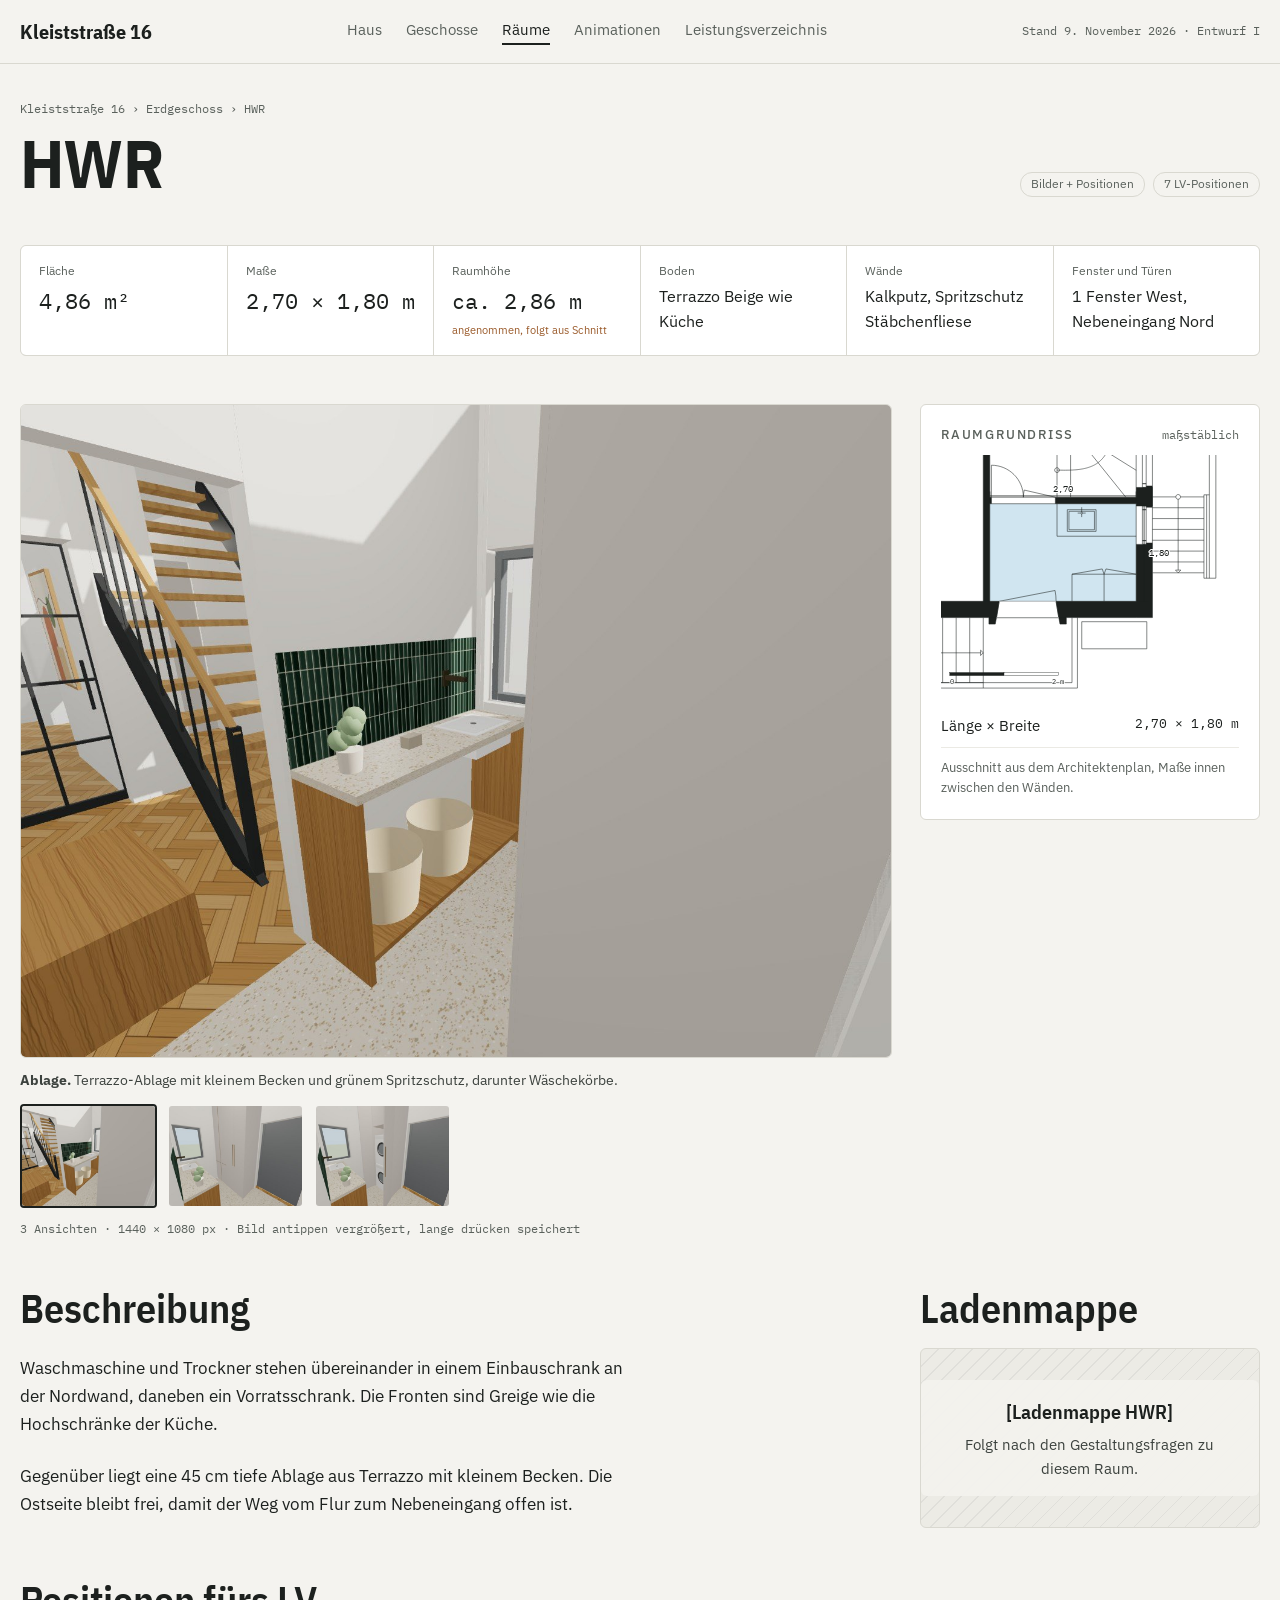
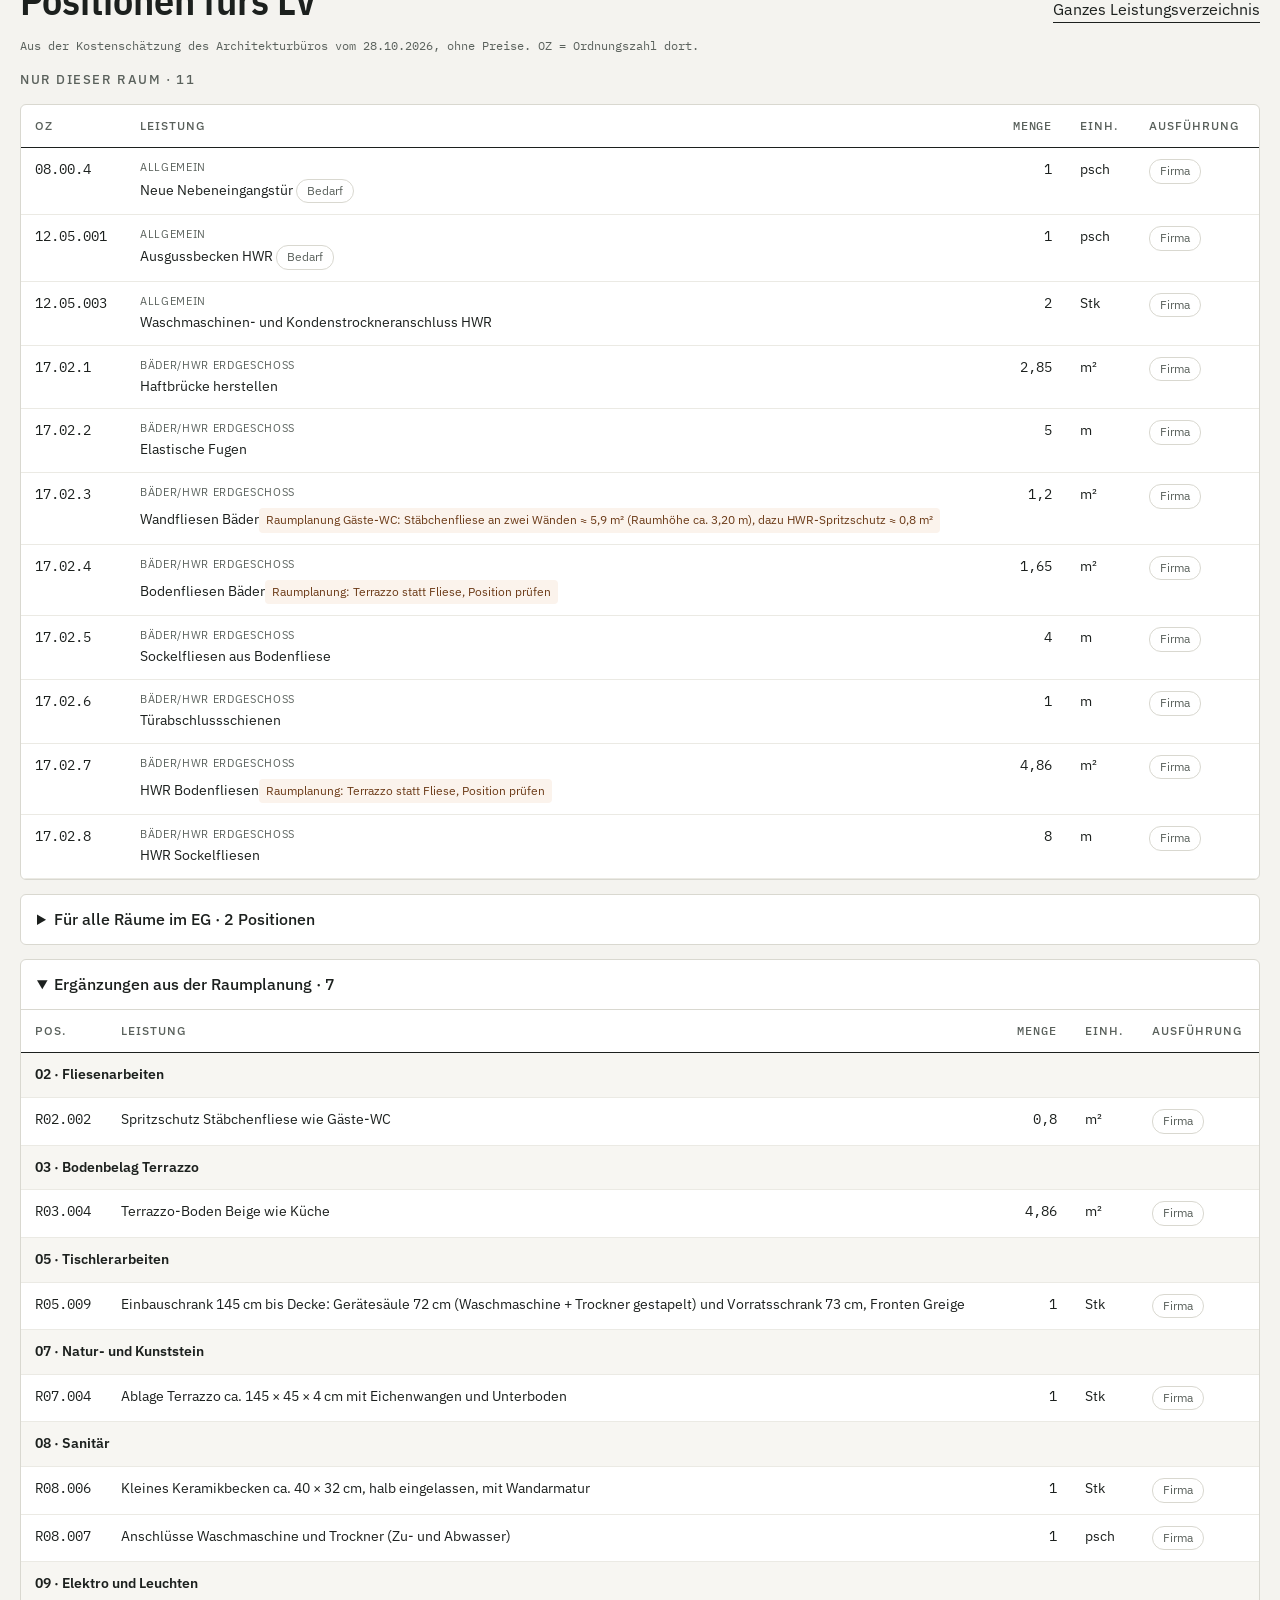
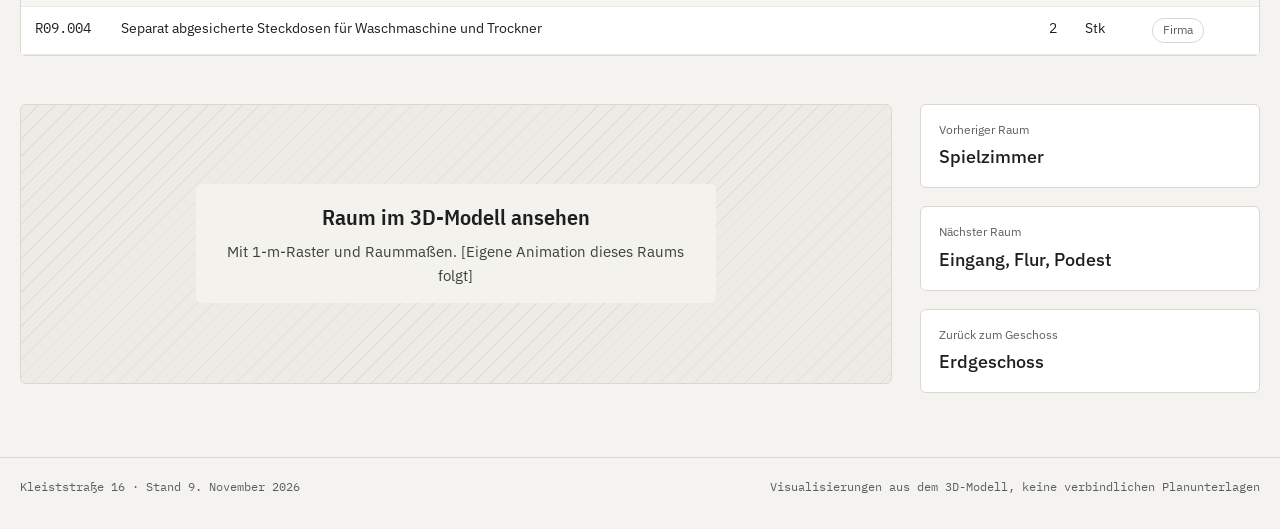
<file: raeume/hwr/index.html>
<!doctype html>
<html lang="de">
<head>
<meta charset="utf-8">
<meta name="viewport" content="width=device-width, initial-scale=1, viewport-fit=cover">
<meta name="robots" content="noindex, nofollow">
<title>HWR · Kleiststraße 16</title>
<link rel="stylesheet" href="https://fonts.googleapis.com/css2?family=IBM+Plex+Sans+Condensed:wght@400;500;600;700&family=IBM+Plex+Sans:wght@400;500&family=IBM+Plex+Mono:wght@400;500&display=swap">
<link rel="stylesheet" href="../../assets/site.css?v=a70854af">

</head>
<body>
<header class="top"><nav class="in"><a class="brand" href="../../index.html">Kleiststraße 16</a><div class="links"><a href="../../index.html">Haus</a><a href="../../eg/index.html">Geschosse</a><a href="../../eg/index.html#raeume" aria-current="page">Räume</a><a href="../../animationen/index.html">Animationen</a><a href="../../lv/index.html">Leistungsverzeichnis</a></div><span class="stand">Stand 9. November 2026 · Entwurf I</span></nav></header>
<main class="in">
  <div style="display:flex;flex-direction:column;gap:10px">
    <span class="crumb"><a href="../../index.html">Kleiststraße 16</a> › <a href="../../eg/index.html">Erdgeschoss</a> › HWR</span>
    <div class="row" style="align-items:flex-end"><h1 class="sub">HWR</h1><div style="display:flex;gap:8px;flex-wrap:wrap"><span class="chip">Bilder + Positionen</span><span class="chip">7 LV-Positionen</span></div></div>
  </div>
  <section class="stats" style="grid-template-columns:repeat(auto-fit,minmax(170px,1fr))">
    <div><span class="k">Fläche</span><span class="v">4,86 m²</span></div>
    <div><span class="k">Maße</span><span class="v">2,70 × 1,80 m</span></div>
    <div><span class="k">Raumhöhe</span><span class="v">ca. 2,86 m</span><span class="n">angenommen, folgt aus Schnitt</span></div>
    <div><span class="k">Boden</span><span class="v t">Terrazzo Beige wie Küche</span></div>
    <div><span class="k">Wände</span><span class="v t">Kalkputz, Spritzschutz Stäbchenfliese</span></div>
    <div><span class="k">Fenster und Türen</span><span class="v t">1 Fenster West, Nebeneingang Nord</span></div>
  </section>
  <section class="split">
    <div class="main gallery">
      <img class="hero-im" id="hero" data-zoom src="img/hwr_1.jpg?v=d002d49b" alt="Ablage" width="1440" height="1080">
      <span class="caption" id="cap"><b>Ablage.</b> Terrazzo-Ablage mit kleinem Becken und grünem Spritzschutz, darunter Wäschekörbe.</span>
      <div class="thumbs"><button type="button" aria-pressed="true" data-src="img/hwr_1.jpg?v=d002d49b" data-cap="Ablage" aria-label="Ansicht Ablage"><img src="img/klein/hwr_1.jpg?v=6e58de03" alt="" loading="lazy" width="480" height="360"></button><button type="button" aria-pressed="false" data-src="img/hwr_2.jpg?v=47999ea3" data-cap="Einbauschrank geschlossen" aria-label="Ansicht Einbauschrank geschlossen"><img src="img/klein/hwr_2.jpg?v=1801e119" alt="" loading="lazy" width="480" height="360"></button><button type="button" aria-pressed="false" data-src="img/hwr_3.jpg?v=941ae993" data-cap="Einbauschrank offen" aria-label="Ansicht Einbauschrank offen"><img src="img/klein/hwr_3.jpg?v=2944f997" alt="" loading="lazy" width="480" height="360"></button></div>
      <span class="meta">3 Ansichten · 1440 × 1080 px · Bild antippen vergrößert, lange drücken speichert</span>
    </div>
    <div class="side">
      <div class="box" style="display:flex;flex-direction:column;gap:10px"><div class="row"><h3>Raumgrundriss</h3><span class="meta">maßstäblich</span></div>
        <div class="planbox room" style="border:0"><svg viewBox="479.73 512.15 155.93 124.74" role="img" aria-label="Raumgrundriss HWR, maßstäblich aus dem Architektenplan">
<rect x="479.73" y="512.15" width="155.93" height="124.74" fill="#ffffff"/><rect class="nass" opacity=".55" x="505.25" y="537.66" width="76.55" height="51.03"/><g class="plan"><path class="Fk" d="M587.01 538.76h3.26v0.85h-3.26z M587.01 509h3.26v0.85h-3.26z M587.01 528.27h3.26v0.85h-3.26z M587.01 558.04h3.26v0.85h-3.26z M351.59 575.05h3.26v0.85h-3.26z M351.59 553.22h3.26v0.85h-3.26z M351.59 548.11h3.26v0.85h-3.26z M351.59 509.28h3.26v0.85h-3.26z M351.59 504.18h3.26v0.85h-3.26z M351.59 482.35h3.26v0.85h-3.26z M361.79 472.43h0.85v3.26h-0.85z M382.2 472.43h0.85v3.26h-0.85z M382.2 582.56h0.85v3.26h-0.85z M361.79 582.56h0.85v3.26h-0.85z M385.6 426.22h3.26v0.85h-3.26z M385.6 364.71h3.26v0.85h-3.26z M501.83 503.43h3.4v85.22h-3.4z M501.83 461.09h3.4v17.96h-3.4z M581.77 529.12h8.5v9.64h-8.5z M522.63 248.49h90.32v8.5h-90.32z M669.64 248.49h34.02v8.5h-34.02z M488.42 248.49h16.06v8.5h-16.06z M669.64 488.13h34.02v8.5h-34.02z M590.27 488.13h22.68v8.5h-22.68z M695.16 256.99h8.5v29.76h-8.5z M695.16 325.02h8.5v25.51h-8.5z M394.11 461.09h35.43v8.5h-35.43z M470.64 461.09h31.18v8.5h-31.18z M539.53 534.23h42.23v3.4h-42.23z M505.23 534.23h0.86v3.4h-0.86z M385.6 427.07h8.5v53.86h-8.5z M385.6 333.53h8.5v31.18h-8.5z M385.6 325.02h119.63v8.5h-119.63z M518.55 283.35h20.14v3.4h-20.14z M488.42 283.35h11.7v3.4h-11.7z M581.77 256.99h8.5v29.76h-8.5z M538.69 256.99h3.4v29.76h-3.4z M479.92 248.49h8.5v40.26h-8.5z M383.05 577.31h11.06v8.5h-11.06z M360.09 577.31h1.7v8.5h-1.7z M351.59 472.43h10.2v8.5h-10.2z M383.05 472.43h2.55v8.5h-2.55z M351.59 575.9h8.5v9.92h-8.5z M351.59 548.97h8.5v4.25h-8.5z M351.59 505.03h8.5v4.25h-8.5z M351.59 480.93h8.5v1.42h-8.5z M581.77 333.53h8.5v11.34h-8.5z M538.69 325.02h3.4v23.24h-3.4z M542.09 344.87h48.18v3.4h-48.18z M581.77 325.02h8.5v8.5h-8.5z M542.09 461.09h11.33v3.4h-11.33z M542.09 424.24h11.33v3.4h-11.33z M538.69 407.8h3.4v56.7h-3.4z M504.79 597.16L504.79 600.56L508.09 600.56L508.76 597.16L504.79 597.16Z M541.28 597.16L541.94 600.56L545.24 600.56L545.24 597.16L541.28 597.16Z M465.6 615.39L463.6 613.39L463.6 617.4L465.6 615.39Z M430.11 305.89L428.1 303.88L428.1 307.89L430.11 305.89Z M385.6 585.82L385.6 597.16L394.11 597.16L394.11 585.82L385.6 585.82Z M590.27 597.16L590.27 558.89L581.77 558.89L581.77 597.16L590.27 597.16Z M590.27 496.64L590.27 488.13L590.27 427.64L590.27 407.8L581.77 407.8L581.77 509L590.27 509L590.27 508.65L590.27 496.64Z M394.11 597.16L508.76 597.16L510.14 588.65L394.11 588.65L394.11 597.16Z M539.9 588.65L541.28 597.16L581.77 597.16L581.77 588.65L539.9 588.65Z M695.15 462.62L695.15 488.13L703.66 488.13L703.66 462.62L695.15 462.62Z"/>
<path class="Fd" d="M488.5 458.25h33.46v2.27h-33.46z M488.5 335.37h33.46v2.27h-33.46z M412.54 464.63h17v1.42h-17z M412.54 464.63h17v1.42h-17z M450.09 464.63h20.55v1.42h-20.55z M429.54 464.63h20.55v1.42h-20.55z"/>
<path class="Sl" d="M729.82 378.98h3.4v6.8h-3.4z M737.19 378.98h3.4v6.8h-3.4z M737.19 386.07h3.4v6.8h-3.4z M733.51 368.35h3.4v6.8h-3.4z M733.51 375.44h3.4v6.8h-3.4z M737.19 371.89h3.4v6.8h-3.4z M744.56 378.98h3.4v6.8h-3.4z M758.91 448.67h3.4v6.8h-3.4z M762.59 445.12h3.4v6.8h-3.4z M762.59 452.21h3.4v6.8h-3.4z M766.28 441.58h3.4v6.8h-3.4z M762.59 438.04h3.4v6.8h-3.4z M707.59 309.51h3.4v6.8h-3.4z M711.28 305.97h3.4v6.8h-3.4z M729.54 382.52L729.54 389.33 M726.14 389.33L726.14 382.52 M729.82 392.87L729.82 386.07 M733.51 389.33L733.51 382.52 M748.25 382.52L751.65 382.52 M748.25 389.33L748.25 382.52 M744.56 378.7L744.56 371.89 M758.62 445.12L758.62 451.93 M766.28 448.67L769.68 448.67 M766.28 455.47L766.28 448.67 M769.96 451.93L769.96 445.12 M765.99 444.84L762.59 444.84 M769.68 441.3L766.28 441.3 M760.61 441.58L762.31 441.58 M762.31 441.3L760.61 441.3 M711.28 313.06L714.68 313.06 M711.28 319.86L711.28 313.06 M712.98 319.86L711.28 319.86 M714.68 313.06L714.68 316.46 M707.59 309.23L707.59 304.41 M542.09 424.24L544.79 424.24 M546.78 424.24L552.45 424.24 M554.43 424.24L560.1 424.24 M562.09 424.24L567.75 424.24 M569.74 424.24L575.41 424.24 M577.39 424.24L581.77 424.24 M542.09 424.24L542.09 424.24 M581.77 424.24L581.77 424.24 M542.09 427.64L544.79 427.64 M546.78 427.64L552.45 427.64 M554.43 427.64L560.1 427.64 M562.09 427.64L567.75 427.64 M569.74 427.64L575.41 427.64 M577.39 427.64L581.77 427.64 M542.09 427.64L542.09 427.64 M581.77 427.64L581.77 427.64 M729.82 386.07L733.23 386.07L733.23 392.87 M733.51 382.52L736.91 382.52L736.91 389.33 M733.23 364.81L733.23 371.61L729.82 371.61 M729.82 371.89L733.23 371.89L733.23 378.7L729.82 378.7 M740.6 371.61L737.19 371.61L737.19 364.81 M744.28 375.44L744.28 382.24L740.88 382.24L740.88 375.44 M747.97 371.89L747.97 378.7L744.56 378.7 M751.65 382.24L748.25 382.24L748.25 375.44 M762.31 441.58L762.31 448.38L758.91 448.38 M710.99 302.42L710.99 309.23L707.59 309.23"/>
<path class="Sk" d="M553.31 599.31h34.02v14.17h-34.02z M488.5 458.25h33.46v2.27h-33.46z M488.5 335.37h33.46v2.27h-33.46z M409.19 335.74h68.03v11.34h-68.03z M489.49 263.93h6.59v12.47h-6.59z M698.42 286.75h1.98v1.98h-1.98z M698.42 323.04h1.98v1.98h-1.98z M698.42 288.74h1.98v34.3h-1.98z M483.18 298.1h1.98v1.98h-1.98z M483.18 288.75h1.98v1.98h-1.98z M483.18 290.73h1.98v7.37h-1.98z M504.48 251.75h1.98v1.98h-1.98z M520.64 251.75h1.98v1.98h-1.98z M506.47 251.75h14.17v1.98h-14.17z M667.66 491.39h1.98v1.98h-1.98z M612.95 491.39h1.98v1.98h-1.98z M614.93 491.39h52.73v1.98h-52.73z M354.85 503.04h1.98v1.98h-1.98z M354.85 484.33h1.98v18.71h-1.98z M354.85 509.28h1.98v1.98h-1.98z M354.85 546.98h1.98v1.98h-1.98z M354.85 511.26h1.98v35.72h-1.98z M354.85 553.22h1.98v1.98h-1.98z M354.85 573.91h1.98v1.98h-1.98z M354.85 555.2h1.98v18.71h-1.98z M381.07 580.57h1.98v1.98h-1.98z M361.79 580.57h1.98v1.98h-1.98z M363.77 580.57h17.29v1.98h-17.29z M388.86 364.71h1.98v1.98h-1.98z M388.86 425.09h1.98v1.98h-1.98z M388.86 366.69h1.98v58.4h-1.98z M381.07 475.69h1.98v1.98h-1.98z M361.79 475.69h1.98v1.98h-1.98z M363.77 475.69h17.29v1.98h-17.29z M585.03 509h1.98v1.98h-1.98z M585.03 527.14h1.98v1.98h-1.98z M585.03 510.98h1.98v16.16h-1.98z M585.03 538.76h1.98v1.98h-1.98z M585.03 556.9h1.98v1.98h-1.98z M585.03 540.75h1.98v16.16h-1.98z M615.78 449.34h12.76v12.76h-12.76z M660.75 433.93h12.76v12.76h-12.76z M660.08 412.03h12.76v12.76h-12.76z M615.18 415.86h12.76v12.76h-12.76z M363.52 485.15h5.61v1.28h-5.61z M362.29 486.67h7.4v0.77h-7.4z M362.71 487.76h6.38v1.28h-6.38z M362.43 489.24h6.89v0.51h-6.89z M364.04 490.18h5.61v1.28h-5.61z M362.81 491.7h7.4v0.77h-7.4z M363.24 492.71h5.61v1.28h-5.61z M362.01 494.23h7.4v0.77h-7.4z M362.43 483.89h6.89v0.51h-6.89z M631.62 261.31h13.34v9.64h-13.34z M687.36 344.76h5.61v1.28h-5.61z M686.81 343.75h7.4v0.77h-7.4z M687.4 342.15h6.38v1.28h-6.38z M687.18 341.43h6.89v0.51h-6.89z M686.84 339.73h5.61v1.28h-5.61z M686.29 338.72h7.4v0.77h-7.4z M687.64 337.2h5.61v1.28h-5.61z M687.09 336.19h7.4v0.77h-7.4z M687.18 346.79h6.89v0.51h-6.89z M546.62 541.59h13.34v9.64h-13.34z M510.14 588.65L539.36 582.99 M504.79 600.56L508.09 600.56 M504.79 597.16L504.79 600.56 M508.76 597.16L541.28 597.16 M539.9 588.65L510.14 588.65 M508.76 597.16L541.28 597.16 M480.57 597.16L480.57 631.17 M487.65 631.17L487.65 597.16 M494.74 597.16L494.74 631.17 M501.83 615.58L500.42 614.18 M474.72 615.58L500.42 615.58 M554.27 455.1L539.95 455.1 M554.27 455.1L554.27 506.74 M547.48 506.74L547.48 534.23 M554.27 506.74L576.37 534.23 M554.27 502.99L581.77 520.12 M554.27 498.96L581.73 504.46 M554.27 493.47L581.76 495.67 M554.27 486.67L581.77 486.8 M554.27 479.58L581.77 479.71 M554.27 472.78L581.78 470.84 M554.27 467.29L581.8 462.89 M554.27 462.47L581.82 454.76 M554.27 458.22L581.76 445.6 M554.27 455.32L581.76 433.16 M569.67 427.66L552.55 455.13 M550.09 455.13L556.91 427.66 M546.42 427.66L546.47 455.15 M541.27 520.07L540.39 520.05 M590.27 573.74L617.2 573.74 M590.27 568.07L617.2 568.07 M590.27 562.4L617.2 562.4 M590.27 556.73L617.2 556.73 M590.27 551.06L617.2 551.06 M590.27 545.39L617.2 545.39 M590.27 539.72L617.2 539.72 M618.61 532.97L618.61 576.58 M603.73 573.74L605.14 572.34 M540.39 534.23L540.39 506.74 M541.28 597.16L508.76 597.16 M540.39 505.88L540.39 505.88 M554.27 506.74L540.39 506.74 M540.39 505.88L540.39 506.74 M590.27 256.99L590.27 248.49 M501.83 597.16L501.83 634.01 M581.77 427.64L590.27 427.64 M394.11 333.53L411.11 333.53 M655.47 350.54L612.95 350.54 M564.99 574.48L564.99 588.65 M366.15 528.67L368.57 528.92 M385.6 480.93L385.6 577.31 M774.53 248.49L774.53 248.49 M703.66 248.49L788.7 248.49 M788.7 286.97L788.7 286.99 M703.66 286.75L762.41 286.75 M759.76 279.95L726.62 279.95 M769.2 255.29L772.59 255.29 M745.51 255.29L765.07 255.29 M788.7 248.49L788.7 257.33 M774.53 343.73L774.53 350.54 M781.9 343.73L781.9 291.67 M781.9 343.73L774.53 343.73 M761.06 414.61L760.09 412.79 M761.09 414.66L768.61 428.69 M768.63 428.74L769.61 430.56 M718.25 437.92L718.42 438.23 M725.51 451.47L725.34 451.14 M717.98 437.7L717.61 437.89 M725.54 451.82L725.17 452.02 M733.94 447.32L733.67 447.47 M734.18 447.19L733.94 447.32 M734.92 449.15L726.9 453.44 M734.92 449.15L769.61 430.56 M720.29 454.63L725.17 452.02 M717.61 437.89L712.73 440.51 M717.09 436.92L710.99 440.19 M711.51 441.16L712.73 440.51 M719.08 455.28L720.29 454.63 M725.69 452.99L719.6 456.26 M719.09 439.49L719.01 439.33 M724.67 449.9L719.09 439.49 M726.66 433.05L726.62 433.07 M726.7 433.02L726.66 433.05 M726.71 433.02L726.7 433.02 M743.88 423.82L726.71 433.02 M734.27 447.15L734.22 447.17 M734.28 447.14L734.27 447.15 M724.75 450.06L724.67 449.9 M725.34 451.14L724.91 450.35 M734.22 447.17L734.18 447.19 M751.46 437.94L734.28 447.14 M768.63 428.74L751.46 437.94 M718.25 437.92L718.14 437.71 M724.91 450.34L724.75 450.06 M761.06 414.61L743.88 423.82 M726.1 433.34L722.18 435.45 M729.74 449.57L733.67 447.47 M726.5 433.78L726.59 433.69 M761.06 414.61L761.09 414.66 M768.61 428.69L768.63 428.74 M733.55 447.47L733.6 447.44 M725.75 451.65L733.55 447.47 M717.09 436.92L717.61 437.89 M716.63 436.07L717.09 436.92 M722.18 435.45L718.26 437.54 M725.69 452.99L725.17 452.02 M726.15 453.84L725.69 452.99 M725.83 451.67L729.74 449.57 M734.27 447.15L734.25 447.1 M733.65 446.87L734.04 447 M734.25 447.1L734.04 447 M726.74 433.06L726.69 433.3 M734.25 447.1L768.61 428.69 M734.28 447.14L734.25 447.1 M726.13 433.53L726.36 433.76 M726.13 433.53L726.27 433.68 M726.36 433.76L726.27 433.68 M726.27 433.68L733.48 447.14 M733.6 447.44L733.67 447.47 M733.47 447.02L733.52 447.34 M733.55 447.47L733.52 447.34 M721.27 445.02L720.41 443.21 M719.09 439.49L719.59 441.13 M720.41 443.21L719.59 441.13 M720.9 445.22L719.95 443.27 M718.48 438.98L719.13 441.15 M718.25 437.92L718.48 438.98 M719.95 443.27L719.13 441.15 M724.67 449.9L723.58 448.58 M722.3 446.74L723.58 448.58 M722.3 446.74L721.27 445.02 M724.91 450.35L724.91 450.34 M722 447.09L723.31 448.95 M724.75 450.69L723.31 448.95 M720.9 445.22L722 447.09 M725.51 451.47L724.75 450.69 M716.63 436.07L717.38 435.67 M726.37 433.2L725.39 431.37 M726.15 453.84L726.9 453.44 M733.94 447.32L734.92 449.15 M710.99 440.19L711.51 441.16 M719.6 456.26L719.08 455.28 M712.73 440.51L720.29 454.63 M719.08 455.28L711.51 441.16 M774.53 406.53L776.53 404.53 M774.53 406.53L776.53 408.53 M787.57 406.53L774.53 406.53 M655.47 308.01L655.47 350.54 M612.95 308.01L655.47 308.01 M633.62 315.81L629.37 315.81 M633.62 311.56L629.37 311.56 M629.54 311.56L629.54 311.57 M629.54 315.8L629.54 315.81 M620.71 339.7L618.5 340.69 M590.27 496.64L590.27 494.47 M744.66 496.64L735.54 496.64 M788.7 489.83L755.38 489.83 M781.61 350.54L781.61 489.83 M745.4 489.83L703.66 489.83 M606.43 496.64L590.27 496.64 M599.91 489.83L590.27 489.83 M728.49 496.64L623.43 496.64 M703.66 496.64L703.66 489.83 M581.77 325.02L581.77 326.16 M590.27 333.53L590.27 424.24 M581.77 378.88L583.77 376.88 M581.77 378.88L583.77 380.89 M589.14 378.88L581.77 378.88 M538.69 333.53L505.23 333.53 M521.96 333.53L519.95 331.52 M521.96 333.53L523.96 331.52 M521.96 326.16L521.96 333.53 M505.23 325.02L520.82 325.02 M523.09 325.02L538.69 325.02 M556.26 325.02L576.1 325.02 M556.26 326.16L556.26 325.02 M576.1 325.02L576.1 326.16 M542.09 326.16L576.1 326.16 M542.09 424.24L542.09 427.64 M536.13 459.39L535 460.52 M536.13 336.51L535 337.64 M523.23 530.49L539.53 534.23 M506.08 517.5L506.08 534.23 M501.83 479.05L495.52 502.6 M542.09 407.8L581.77 407.8 M556.26 407.8L576.1 407.8 M556.26 408.93L556.26 407.8 M576.1 407.8L576.1 408.93 M542.09 408.93L576.1 408.93 M581.77 348.27L581.77 407.8 M547.53 328.63L546.48 342.92 M549.16 329.78L549.16 341.11 M551.55 329.58L551.55 342.06 M553.56 330.06L554.71 341.67 M558.16 329.11L557.39 342.63 M560.07 329.97L560.07 340.74 M562.85 328.91L564 342.73 M575.39 329.11L576.16 342.63 M573.48 329.97L573.48 340.74 M570.7 328.91L569.55 342.73 M578.97 336L543.78 336 M419.42 338.22L417.21 339.21 M551.73 488.23L551.73 496.46 M551.73 498.3L551.73 503.04 M540.39 503.04L540.39 499.92 M540.39 494.01L540.39 492.06 M540.39 486.19L540.39 467.33 M551.73 503.04L545.93 503.04 M542.09 503.04L540.39 503.04 M703.66 432.74L703.66 471.01 M445.57 496.19L445.58 496.2 M461.05 503.13L461.07 503.11 M448.77 500.85L448.65 500.68 M445.58 496.21L448.65 500.68 M466.79 480.99L467.04 478.58 M590.27 508.65L590.27 558.89 M603.73 535.3L603.73 572.34 M617.2 534.06L604.98 534.06 M602.49 534.06L590.27 534.06 M479.92 256.99L479.92 248.49 M451.57 288.17L451.57 325.02 M444.48 286.75L444.48 325.02 M488.42 300.08L479.92 300.08 M532.08 256.99L528.68 256.99 M464.39 280.29L464.39 280.31 M453.9 286.75L479.92 286.75 M451.57 288.17L451.57 287.04 M479.92 285.34L456.54 285.34 M534.72 283.35L534.72 256.99 M496.93 263.08L488.42 263.08 M488.42 263.08L488.42 277.26 M444.48 286.75L444.48 325.02 M451.57 325.02L451.57 286.75 M437.4 285.34L437.4 325.02 M437.4 286.75L451 286.75 M445.51 285.34L437.4 285.34 M451.57 305.89L450.17 304.49 M438.72 305.89L450.17 305.89 M556.26 284.49L576.1 284.49 M556.26 285.62L556.26 284.49 M576.1 284.49L576.1 285.62 M542.09 285.62L576.1 285.62 M500.12 283.35L518.21 279.85 M542.09 285.62L581.77 256.99 M542.09 256.99L581.77 285.62 M470.64 464.63L466.95 464.63 M466.95 466.05L470.64 466.05 M487.65 469.59L501.83 469.59 M450.09 464.63L450.09 466.05 M429.54 464.63L433.23 464.63 M433.23 466.05L429.54 466.05 M450.09 464.63L450.09 466.05 M612.95 251.75L669.64 251.75 M612.95 253.73L669.64 253.73 M667.66 251.75L667.66 253.73 M614.93 251.75L614.93 253.73 M700.4 352.52L698.42 352.52 M700.4 462.62L700.4 350.54 M698.42 462.62L698.42 350.54 M700.4 460.64L698.42 460.64 M508.09 600.56L510.14 588.65 M541.94 600.56L539.9 588.65 M703.66 496.64L710.46 496.64 M561.93 261.38L561.93 233.89 M505.23 503.43L505.23 479.05 M501.83 479.05L501.83 503.43 M500.12 286.75L518.55 286.75 M518.55 283.35L500.12 283.35 M638.78 262.23L640.38 262.23 M638.29 262.72L638.29 264.33 M637.8 262.23L636.2 262.23 M638.29 261.74L638.29 259.19 M553.77 542.51L555.38 542.51 M553.28 543L553.28 544.61 M552.8 542.51L551.19 542.51 M553.28 542.03L553.28 539.47 M770.23 323.66L766.29 335.8 M716.45 335.13L715.25 322.44 M721.2 304.46L731.52 296.96 M751.24 299.92L761.56 307.42 M755.23 316.13L753.65 314.98 M746.49 309.78L744.91 308.63 M751.72 350.65L739.37 353.83 M657.92 395.37L629.57 395.37 M499.93 438.62L495.67 438.62 M480.08 434.37L480.08 452.8 M464.49 434.37L464.49 452.8 M495.67 434.37L495.67 452.8 M499.93 457.05L499.93 438.62 M448.9 434.37L495.67 434.37 M448.9 434.37L448.9 452.8 M448.9 434.37L448.9 452.8 M417.72 434.37L417.72 452.8 M417.72 434.37L464.49 434.37 M413.47 438.62L417.72 438.62 M413.47 457.05L413.47 438.62 M417.96 452.8L417.72 452.8 M422.21 457.05L413.47 457.05 M495.67 452.8L417.72 452.8 M499.93 457.05L413.47 457.05 M500.91 418.65L486.73 406.87 M518.12 397.94L503.95 386.16 M500.91 418.65L518.12 397.94 M497.96 386.71L486.18 400.88 M503.95 386.16L501.23 389.43 M486.73 406.87L489.45 403.6 M486.18 400.88L500.35 412.66 M497.96 386.71L512.13 398.49 M500.35 412.66L512.13 398.49 M397.4 391.77L414.12 399.52 M408.73 367.34L425.44 375.09 M397.4 391.77L408.73 367.34 M427.51 380.74L419.76 397.45 M425.44 375.09L423.65 378.95 M414.12 399.52L415.9 395.66 M419.76 397.45L403.05 389.7 M427.51 380.74L410.8 372.99 M403.05 389.7L410.8 372.99 M433.31 448.85L433.31 452.8 M433.31 434.37L433.31 436.83 M471.67 566.49L471.67 584.91 M474.79 570.74L471.67 570.74 M474.79 587.46L474.79 570.74 M420.65 566.49L420.65 584.91 M420.65 566.49L420.65 584.91 M417.53 570.74L420.65 570.74 M417.53 587.46L417.53 570.74 M471.67 566.49L420.65 566.49 M420.65 584.91L471.67 584.91 M417.53 587.46L474.79 587.46 M534.72 273.43L534.72 264.92 M525.42 264.27L534.72 264.92 M525.42 274.19L534.72 273.43 M490.19 269.68L490.19 268.08 M490.67 270.17L492.28 270.17 M490.19 270.66L490.19 272.27 M617.77 449.34L617.77 462.1 M673.61 454.02L668.78 465.82 M629.57 466.24L657.92 466.24 M629.57 395.37L629.57 466.24 M657.92 466.24L657.92 395.37 M671.52 433.93L671.52 446.69 M670.85 412.03L670.85 424.78 M669.58 394.88L671.96 407.41 M617.17 415.86L617.17 428.61 M620.04 411.91L617.72 399.36 M619.67 399L621.99 411.55 M629.57 410.14L620.04 411.91 M617.72 399.36L629.57 397.17 M623.19 445L623.19 432.25 M625.18 432.25L625.18 445 M629.57 445L623.19 445 M623.19 432.25L629.57 432.25 M488.42 300.08L493.16 324.57 M510.14 588.65L508.76 597.16 M541.28 597.16L539.9 588.65 M695.16 325.02L703.66 325.02 M703.66 286.75L695.16 286.75 M695.15 462.62L703.66 462.62 M703.66 350.54L695.16 350.54 M470.64 469.59L470.64 461.09 M429.54 461.09L429.54 469.59 M518.55 286.75L518.55 283.35 M500.12 283.35L500.12 286.75 M488.42 288.75L479.92 288.75 M522.63 256.99L522.63 248.49 M504.48 248.49L504.48 256.99 M669.64 256.99L669.64 248.49 M612.95 248.49L612.95 256.99 M612.95 488.13L612.95 496.64 M669.64 496.64L669.64 488.13 M360.09 482.35L351.59 482.35 M351.59 505.03L360.09 505.03 M360.09 509.28L351.59 509.28 M351.59 548.97L360.09 548.97 M360.09 553.22L351.59 553.22 M351.59 575.9L360.09 575.9 M383.05 585.82L383.05 577.31 M361.79 577.31L361.79 585.82 M394.11 364.71L385.6 364.71 M385.6 427.07L394.11 427.07 M383.05 480.93L383.05 472.43 M361.79 472.43L361.79 480.93 M539.53 537.63L539.53 534.23 M506.08 534.23L506.08 537.63 M505.23 479.05L501.83 479.05 M501.83 503.43L505.23 503.43 M590.27 509L581.77 509 M581.77 529.12L590.27 529.12 M590.27 538.76L581.77 538.76 M581.77 558.89L590.27 558.89 M501.83 469.59L501.83 479.05 M505.23 534.23L505.23 503.43 M394.11 588.65L394.11 585.82 M590.27 597.16L590.27 558.89 M590.27 538.76L590.27 529.12 M581.77 529.12L581.77 534.23 M581.77 537.63L581.77 538.76 M581.77 558.89L581.77 588.65 M581.77 597.16L590.27 597.16 M394.11 597.16L508.76 597.16 M541.28 597.16L581.77 597.16 M581.77 588.65L539.9 588.65 M510.14 588.65L394.11 588.65 M703.66 248.49L669.64 248.49 M612.95 248.49L522.63 248.49 M504.48 248.49L488.42 248.49 M488.42 256.99L504.48 256.99 M522.63 256.99L538.69 256.99 M542.09 256.99L581.77 256.99 M590.27 256.99L612.95 256.99 M703.66 256.99L703.66 248.49 M590.27 496.64L612.95 496.64 M695.15 488.13L669.64 488.13 M695.16 256.99L695.16 286.75 M695.16 325.02L695.16 350.54 M695.15 462.62L695.15 488.13 M703.66 488.13L703.66 462.62 M703.66 350.54L703.66 325.02 M703.66 286.75L703.66 256.99 M394.11 469.59L429.54 469.59 M470.64 469.59L501.83 469.59 M501.83 461.09L470.64 461.09 M505.23 537.63L506.08 537.63 M539.53 537.63L581.77 537.63 M506.08 534.23L505.23 534.23 M385.6 333.53L385.6 364.71 M385.6 427.07L385.6 472.43 M385.6 480.93L394.11 480.93 M394.11 364.71L394.11 333.53 M538.69 283.35L518.55 283.35 M500.12 283.35L488.42 283.35 M488.42 286.75L500.12 286.75 M518.55 286.75L538.69 286.75 M542.09 286.75L542.09 256.99 M538.69 256.99L538.69 283.35 M538.69 286.75L542.09 286.75 M488.42 288.75L488.42 286.75 M488.42 283.35L488.42 256.99 M360.09 585.82L361.79 585.82 M383.05 585.82L385.6 585.82 M361.79 577.31L360.09 577.31 M385.6 472.43L383.05 472.43 M360.09 480.93L361.79 480.93 M383.05 480.93L385.6 480.93 M351.59 480.93L351.59 482.35 M351.59 505.03L351.59 509.28 M351.59 548.97L351.59 553.22 M360.09 577.31L360.09 575.9 M360.09 553.22L360.09 548.97 M360.09 509.28L360.09 505.03 M360.09 482.35L360.09 480.93 M581.77 333.53L581.77 344.87 M590.27 344.87L590.27 333.53 M581.77 344.87L542.09 344.87 M581.77 325.02L581.77 333.53 M542.09 461.09L542.09 427.64 M581.77 538.76L581.77 558.89 M581.77 509L581.77 529.12 M506.08 537.63L539.53 537.63 M539.53 534.23L506.08 534.23 M361.79 480.93L383.05 480.93 M383.05 472.43L361.79 472.43 M394.11 427.07L394.11 364.71 M385.6 364.71L385.6 427.07 M361.79 585.82L383.05 585.82 M383.05 577.31L361.79 577.31 M360.09 575.9L360.09 553.22 M351.59 553.22L351.59 575.9 M360.09 548.97L360.09 509.28 M351.59 509.28L351.59 548.97 M360.09 505.03L360.09 482.35 M351.59 482.35L351.59 505.03 M669.64 488.13L612.95 488.13 M612.95 496.64L669.64 496.64 M612.95 256.99L669.64 256.99 M669.64 248.49L612.95 248.49 M504.48 256.99L522.63 256.99 M522.63 248.49L504.48 248.49 M479.92 300.09L479.92 325.02 M488.42 325.02L488.42 300.08 M479.92 300.08L479.92 300.09 M488.42 300.08L488.42 288.75 M479.92 288.75L479.92 300.09 M488.42 300.09L488.42 300.08 M429.54 469.59L470.64 469.59 M470.64 461.09L429.54 461.09 M703.66 351.84L703.66 350.54 M695.16 286.75L695.16 325.02 M703.66 325.02L703.66 286.75 M810.08 496.94L809.49 496.34 M810.08 248.78L809.49 248.19 M809.78 496.64L808.79 496.64 M809.78 496.64L810.78 496.64 M809.78 248.49L808.79 248.49 M809.78 248.49L810.78 248.49 M809.78 496.64L809.78 497.23 M809.78 248.49L809.78 247.89 M809.78 362.36L809.78 248.49 M645.81 271.79L645.81 260.46 M654.65 260.46L631.83 260.46 M653.27 268.92L647.32 268.92 M653.27 263.33L647.32 263.33 M653.27 266.17L647.32 266.17 M560.8 552.08L560.8 540.74 M560.8 540.74L546.83 540.74 M560.8 552.08L545.77 552.08 M360.98 528L363.73 520.26 M364.29 520.46L364.31 520.23 M625.53 337.7L627 345.78 M626.42 345.89L626.52 346.1 M424.24 336.22L425.71 344.3 M425.13 344.41L425.23 344.62 M446.16 568.5L446.16 580.97 M466.12 486.17L458.38 483.42 M458.58 482.86L458.35 482.84 M539.9 588.65C539.9 586.75 539.72 584.86 539.36 582.99 M545.24 597.16L545.24 600.56L541.94 600.56 M551.06 597.16L551.06 634.01L473.48 634.01L473.48 597.16 M501.83 631.17L473.48 631.17L548.22 631.17L548.22 597.16 M501.83 615.58L500.42 616.99L500.42 614.18 M474.72 615.58C474.72 614.9 474.17 614.34 473.48 614.34 M473.48 614.34C472.79 614.34 472.23 614.9 472.23 615.58 M472.23 615.58C472.23 616.27 472.79 616.83 473.48 616.83 M473.48 616.83C474.17 616.83 474.72 616.27 474.72 615.58 M540.39 505.88L553.42 505.88L553.42 455.99L539.95 455.99 M539.95 441.39L541.57 441.39L543.2 441.39L544.82 441.39L546.44 441.39L548.2 441.38L549.96 441.37L550.84 441.37L551.73 441.37L552.61 441.37L553.5 441.38L553.95 441.38L554.4 441.39L554.85 441.4L555.3 441.42L555.75 441.44L556.2 441.46L556.43 441.48L556.65 441.5L556.87 441.52L557.1 441.54L557.32 441.56L557.54 441.59L557.76 441.62L557.98 441.65L558.2 441.69L558.42 441.72L558.64 441.77L558.85 441.81L559.07 441.86 M559.07 441.86L559.28 441.91L559.5 441.96L559.71 442.02L559.92 442.08L560.13 442.15L560.34 442.22L560.55 442.29L560.73 442.36L560.92 442.44L561.11 442.52L561.29 442.6L561.47 442.68L561.65 442.77L561.83 442.86L562.01 442.96L562.19 443.06L562.36 443.16L562.53 443.26L562.71 443.37L562.88 443.48L563.05 443.59L563.21 443.71L563.38 443.82L563.54 443.94L563.7 444.07L563.86 444.19L564.02 444.32L564.18 444.46L564.33 444.59L564.49 444.73L564.64 444.86L564.79 445.01L564.93 445.15L565.08 445.29L565.22 445.44L565.36 445.59L565.5 445.74L565.64 445.9L565.77 446.05L565.9 446.21L566.03 446.36L566.15 446.52L566.27 446.68L566.39 446.84L566.51 447L566.62 447.16L566.73 447.33L566.84 447.49L566.95 447.66L567.05 447.83 M567.05 447.83L567.16 448L567.26 448.17L567.35 448.34L567.45 448.52L567.54 448.69L567.63 448.87L567.71 449.05L567.8 449.23L567.88 449.41L567.96 449.59L568.03 449.77L568.1 449.95L568.17 450.14L568.24 450.32L568.3 450.51L568.36 450.7L568.42 450.88L568.47 451.07L568.52 451.26L568.57 451.45L568.61 451.64L568.66 451.84L568.7 452.05L568.74 452.25L568.77 452.46L568.8 452.67L568.83 452.88L568.85 453.08L568.87 453.29L568.89 453.5L568.91 453.71L568.92 453.92L568.93 454.13L568.95 454.55L568.96 454.98L568.96 455.4L568.96 455.83L568.95 456.25L568.94 456.68L568.92 457.53L568.89 458.38L568.87 459.21L568.86 460.03L568.85 460.85L568.85 461.68L568.85 463.32L568.86 464.96L568.85 466.65L568.84 468.35L568.83 470.05 M568.83 470.05L568.82 471.75L568.81 473.73L568.8 475.7L568.79 477.68L568.78 479.65L568.74 483.4L568.7 487.14L568.69 488.08L568.68 489.01L568.68 489.95L568.68 490.89L568.68 491.82L568.68 492.76L568.69 493.69L568.7 494.63L568.72 495.53L568.74 496.43L568.75 497.33L568.76 498.23L568.76 498.68L568.76 499.13L568.75 499.59L568.74 500.04L568.73 500.49L568.71 500.94L568.69 501.39L568.66 501.84L568.64 502.13L568.62 502.41L568.59 502.69L568.56 502.98L568.53 503.26L568.5 503.54L568.46 503.82L568.42 504.1L568.38 504.38L568.34 504.66L568.29 504.94L568.24 505.22L568.18 505.5L568.13 505.78L568.07 506.06L568 506.34L567.94 506.61L567.86 506.89L567.79 507.16L567.71 507.43L567.63 507.7L567.55 507.97L567.46 508.24 M567.46 508.24L567.36 508.51L567.27 508.77L567.16 509.04L567.06 509.3L566.95 509.56L566.84 509.82L566.72 510.08L566.6 510.34L566.47 510.59L566.36 510.79L566.26 510.99L566.15 511.19L566.03 511.39L565.92 511.59L565.8 511.79L565.67 511.98L565.55 512.17L565.42 512.36L565.29 512.55L565.16 512.74L565.03 512.92L564.89 513.11L564.75 513.29L564.61 513.47L564.46 513.64L564.31 513.82L564.16 513.99L564.01 514.16L563.86 514.33L563.7 514.5L563.54 514.66L563.38 514.82L563.22 514.98L563.05 515.14L562.88 515.29L562.71 515.44L562.54 515.59L562.37 515.73L562.19 515.87L562.02 516.01L561.84 516.15L561.65 516.29L561.46 516.42L561.27 516.55L561.08 516.68L560.88 516.8L560.69 516.92L560.49 517.04L560.29 517.16L560.09 517.27 M560.09 517.27L559.88 517.38L559.68 517.49L559.47 517.59L559.26 517.69L559.05 517.79L558.84 517.89L558.63 517.98L558.42 518.07L558.2 518.16L557.98 518.24L557.77 518.33L557.55 518.41L557.33 518.48L557.11 518.56L556.88 518.63L556.66 518.7L556.43 518.77L556.21 518.84L555.98 518.9L555.75 518.97L555.52 519.03L555.29 519.08L555.06 519.14L554.83 519.19L554.6 519.24L554.37 519.29L554.14 519.34L553.67 519.43L553.2 519.51L552.72 519.59L552.25 519.66L551.77 519.72L551.29 519.78L550.82 519.83L550.34 519.88L549.86 519.92L549.38 519.95L548.9 519.98L548.43 520.01L547.95 520.03L547.48 520.05L547.03 520.07L546.58 520.08L546.13 520.09L545.68 520.09L544.79 520.1L543.91 520.1L543.03 520.09L542.15 520.08L541.27 520.07 M541.63 520.05C541.63 519.36 541.08 518.81 540.39 518.81 M540.39 518.81C539.7 518.81 539.15 519.36 539.15 520.05 M539.15 520.05C539.15 520.74 539.7 521.3 540.39 521.3 M540.39 521.3C541.08 521.3 541.63 520.74 541.63 520.05 M590.27 496.64L623.43 496.64L623.43 576.58L617.2 576.58L617.2 534.06 M620.03 532.97L617.2 532.97L617.2 534.06 M620.03 576.58L620.03 500.04L590.27 500.04 M603.73 573.74L602.33 572.34L605.14 572.34 M604.98 534.06C604.98 533.37 604.42 532.81 603.73 532.81 M603.73 532.81C603.05 532.81 602.49 533.37 602.49 534.06 M602.49 534.06C602.49 534.74 603.05 535.3 603.73 535.3 M603.73 535.3C604.42 535.3 604.98 534.74 604.98 534.06 M695.16 256.99L695.16 256.99L695.16 274 M695.16 350.54L678.15 350.54L678.15 274L607.28 274 M607.28 274L607.28 274L590.27 274L607.28 274L607.28 256.99 M540.39 537.63L540.39 554.63L581.77 554.63 M548.22 588.65L548.22 574.48L581.77 574.48 M564.99 574.48L564.02 571.73L548.22 574.48 M564.99 574.48L565.97 571.73L581.77 574.48 M360.98 528L365.78 529.71L368.54 521.97L363.73 520.26 M368.57 528.92L369.39 520.74L364.31 520.23 M614.98 350.54C614.98 353.67 617.51 356.2 620.64 356.2 M620.64 356.2C623.78 356.2 626.31 353.67 626.31 350.54 M632.06 350.54C629.55 352.41 629.03 355.96 630.9 358.47 M630.9 358.47C632.77 360.98 636.33 361.5 638.84 359.63 M638.84 359.63C641.35 357.75 641.86 354.2 639.99 351.69 M639.99 351.69C639.65 351.23 639.24 350.83 638.77 350.49 M643.07 350.54C644.24 353.44 647.54 354.84 650.45 353.67 M650.45 353.67C651.87 353.1 653.01 351.96 653.58 350.54 M703.66 248.49L703.66 248.49L703.66 263.79 M710.46 264.56L710.46 255.29L721.37 255.29 M774.53 350.54L788.7 350.54L788.7 343.73 M726.1 433.34L726.37 433.2L726.62 433.07 M717.38 435.67L725.39 431.37L760.09 412.79 M719.01 439.33L718.85 439.03L718.42 438.23 M726.69 433.3L726.69 433.46L726.59 433.69 M761.09 414.66L726.74 433.06L726.71 433.02 M726.1 433.34L726.09 433.41L718.23 437.62 M733.47 447.02L726.36 433.76L726.5 433.78 M789.83 406.53C789.83 405.9 789.33 405.4 788.7 405.4 M788.7 405.4C788.07 405.4 787.57 405.9 787.57 406.53 M787.57 406.53C787.57 407.16 788.07 407.66 788.7 407.66 M788.7 407.66C789.33 407.66 789.83 407.16 789.83 406.53 M612.95 308.01L612.95 350.54L612.95 308.01 M633.62 315.81L634.05 315.77L634.45 315.64L634.81 315.45L635.12 315.19L635.38 314.87L635.58 314.51L635.7 314.11L635.75 313.68L635.7 313.26L635.58 312.86L635.38 312.5L635.12 312.18L634.81 311.92L634.45 311.73L634.05 311.6L633.62 311.56L633.19 311.6L632.79 311.73L632.43 311.92L632.12 312.18L631.86 312.5L631.66 312.86L631.54 313.26L631.5 313.68L631.54 314.11L631.66 314.51L631.86 314.87L632.12 315.19L632.43 315.45L632.79 315.64L633.19 315.77L633.41 315.79L633.62 315.81 M639.29 315.81L639.72 315.77L640.12 315.64L640.48 315.45L640.8 315.19L641.06 314.87L641.25 314.51L641.38 314.11L641.42 313.68L641.38 313.26L641.25 312.86L641.06 312.5L640.8 312.18L640.48 311.92L640.12 311.73L639.72 311.6L639.29 311.56L638.87 311.6 M638.87 311.6L638.47 311.73L638.11 311.92L637.79 312.18L637.53 312.5L637.34 312.86L637.21 313.26L637.17 313.68L637.21 314.11L637.34 314.51L637.53 314.87L637.79 315.19L638.11 315.45L638.47 315.64L638.87 315.77L639.08 315.79L639.29 315.81 M629.54 311.57L629.11 311.57L628.7 311.67L628.33 311.83L627.99 312.06L627.71 312.36L627.49 312.7L627.33 313.09L627.25 313.51L627.26 313.94L627.35 314.35L627.52 314.73L627.75 315.06L628.04 315.35L628.39 315.57L628.77 315.73L629.2 315.8L629.24 315.81L629.28 315.81L629.33 315.81L629.37 315.81L629.41 315.81L629.46 315.81L629.5 315.81L629.54 315.8 M638.58 324.31C640.14 324.32 641.4 323.06 641.4 321.5 M641.4 321.5C641.41 319.95 640.15 318.68 638.59 318.68 M638.59 318.68C637.04 318.68 635.78 319.93 635.77 321.49 M635.77 321.49C635.77 323.04 637.02 324.31 638.58 324.31 M638.58 324.31C638.6 324.31 638.61 324.31 638.63 324.31 M630.37 324.31C632.23 324.32 633.75 322.81 633.76 320.94 M633.76 320.94C633.76 319.08 632.25 317.56 630.38 317.55 M630.38 317.55C628.52 317.55 627 319.06 627 320.92 M627 320.92C626.99 322.79 628.5 324.31 630.37 324.31 M630.37 324.31C630.39 324.31 630.41 324.31 630.43 324.31 M641.99 321.5C641.99 319.62 640.47 318.09 638.59 318.09 M638.59 318.09C636.71 318.09 635.19 319.62 635.19 321.5 M635.19 321.5C635.19 323.37 636.71 324.9 638.59 324.9 M638.59 324.9C640.47 324.9 641.99 323.37 641.99 321.5 M633.21 320.93C633.21 319.37 631.94 318.1 630.38 318.1 M630.38 318.1C628.81 318.1 627.54 319.37 627.54 320.93 M627.54 320.93C627.54 322.5 628.81 323.77 630.38 323.77 M630.38 323.77C631.94 323.77 633.21 322.5 633.21 320.93 M625.53 337.7L620.51 338.61L621.98 346.7L627 345.78 M618.5 340.69L621.86 348.19L626.52 346.1 M651.84 335.75C651.84 333.4 649.94 331.49 647.59 331.49 M647.59 331.49C645.24 331.49 643.34 333.4 643.34 335.75 M643.34 335.75C643.34 338.09 645.24 340 647.59 340 M647.59 340C649.94 340 651.84 338.09 651.84 335.75 M651.56 335.75C651.56 333.55 649.78 331.78 647.59 331.78 M647.59 331.78C645.4 331.78 643.62 333.55 643.62 335.75 M643.62 335.75C643.62 337.94 645.4 339.72 647.59 339.72 M647.59 339.72C649.78 339.72 651.56 337.94 651.56 335.75 M788.7 289.48L788.7 496.64L768.43 496.64 M774.53 489.83L774.53 350.54L774.53 489.83 M465.6 615.39L463.6 613.39L465.6 615.39L463.6 617.4L463.6 613.39 M590.27 496.64L695.15 496.64L695.15 489.83 M590.27 377.75C589.64 377.75 589.14 378.26 589.14 378.88 M589.14 378.88C589.14 379.51 589.64 380.02 590.27 380.02 M590.27 380.02C590.9 380.02 591.4 379.51 591.4 378.88 M591.4 378.88C591.4 378.26 590.9 377.75 590.27 377.75 M521.96 323.89C521.33 323.89 520.82 324.4 520.82 325.02 M520.82 325.02C520.82 325.65 521.33 326.16 521.96 326.16 M521.96 326.16C522.58 326.16 523.09 325.65 523.09 325.02 M523.09 325.02C523.09 324.4 522.58 323.89 521.96 323.89 M561.93 326.16L561.93 327.29L542.09 327.29 M555.12 325.59L551.16 325.59L551.56 325.19L551.16 325.59L551.56 325.99 M563.06 326.72L567.03 326.72L566.63 326.32L567.03 326.72L566.63 327.12 M523.38 459.39L536.13 459.39L535 458.25 M523.38 336.51L536.13 336.51L535 335.37 M523.23 530.49C522.95 531.71 522.81 532.97 522.81 534.23 M522.81 534.23C522.81 524.99 515.32 517.5 506.08 517.5 M495.52 502.6C497.57 503.15 499.69 503.43 501.83 503.43 M461.25 399.29C453.71 398.97 447.34 404.83 447.03 412.37 M447.03 412.37C446.71 419.91 452.57 426.28 460.11 426.59 M460.11 426.59C467.65 426.91 474.02 421.05 474.33 413.51 M474.33 413.51C474.65 405.97 468.79 399.6 461.25 399.29 M447.75 408.51C442.58 404.97 435.53 406.3 432 411.47 M432 411.47C428.46 416.65 429.79 423.7 434.96 427.23 M434.96 427.23C440.13 430.76 447.19 429.44 450.72 424.26 M450.72 424.26C450.99 423.87 451.24 423.45 451.46 423.02 M561.93 408.93L561.93 410.06L542.09 410.06 M555.12 408.36L551.16 408.36L551.56 407.96L551.16 408.36L551.56 408.76 M563.06 409.5L567.03 409.5L566.63 409.1L567.03 409.5L566.63 409.9 M442.82 339.73L475.57 340.99L475.51 342.69L442.76 341.43L442.82 339.73 M424.24 336.22L419.22 337.13L420.69 345.22L425.71 344.3 M417.21 339.21L420.57 346.71L425.23 344.62 M465.15 340.59C465.21 338.86 462.6 337.35 459.32 337.22 M459.32 337.22C456.03 337.1 453.32 338.4 453.25 340.13 M454.13 341.87C455.86 343.39 459.52 343.95 462.32 343.12 M462.32 343.12C463.04 342.91 463.66 342.61 464.13 342.25 M540.39 467.33L551.73 467.33L551.73 485.33 M450.31 499.26L450.8 499.23L451.29 499.2L451.53 499.18L451.78 499.16L452.02 499.13L452.27 499.11L452.51 499.07L452.75 499.04L452.99 499L453.23 498.96L453.47 498.91L453.71 498.86L453.95 498.8L454.19 498.73L454.36 498.68L454.54 498.62L454.72 498.55L454.9 498.49L455.07 498.42L455.24 498.35L455.42 498.27L455.59 498.19L455.76 498.1L455.93 498.02L456.09 497.93L456.26 497.83L456.42 497.74L456.58 497.64L456.74 497.53L456.9 497.43L457.06 497.32L457.21 497.2L457.36 497.09L457.51 496.97L457.66 496.85L457.8 496.73L457.94 496.6L458.08 496.47L458.22 496.34L458.35 496.21L458.48 496.07L458.61 495.93L458.73 495.79L458.85 495.65L458.97 495.5L459.09 495.35L459.23 495.16L459.37 494.95L459.51 494.75L459.64 494.54 M448.77 500.85C451.52 504.86 457 505.89 461.01 503.14 M461.01 503.14C461.02 503.13 461.03 503.12 461.04 503.12 M460.75 503.36C463.96 501.16 465.35 497.12 464.16 493.41 M444.61 493.41C444.68 494.41 445.01 495.36 445.58 496.18 M466.12 486.17L467.83 481.36L460.09 478.61L458.38 483.42 M467.04 478.58L458.86 477.76L458.35 482.84 M488.42 277.26L496.93 277.26L496.93 263.08 M438.72 305.89C438.72 305.2 438.16 304.64 437.48 304.64 M437.48 304.64C436.79 304.64 436.23 305.2 436.23 305.89 M436.23 305.89C436.23 306.58 436.79 307.13 437.48 307.13 M437.48 307.13C438.16 307.13 438.72 306.58 438.72 305.89 M430.11 305.89L428.1 303.88L430.11 305.89L428.1 307.89L428.1 303.88 M451.57 305.89L450.17 307.29L450.17 304.49 M561.93 285.62L561.93 286.75L542.09 286.75 M555.12 285.05L551.16 285.05L551.56 284.65L551.16 285.05L551.56 285.45 M563.06 286.19L567.03 286.19L566.63 285.79L567.03 286.19L566.63 286.59 M518.55 283.35C518.55 282.18 518.43 281 518.21 279.85 M450.09 464.63L470.64 464.63L470.64 466.05L450.09 466.05 M450.09 464.63L429.54 464.63L429.54 466.05L450.09 466.05 M356.83 482.35L356.83 484.33L354.85 484.33 M354.85 484.33L354.85 482.35L356.83 482.35 M638.78 262.23C638.78 261.96 638.56 261.74 638.29 261.74 M638.29 261.74C638.02 261.74 637.8 261.96 637.8 262.23 M637.8 262.23C637.8 262.5 638.02 262.72 638.29 262.72 M638.29 262.72C638.56 262.72 638.78 262.5 638.78 262.23 M553.77 542.51C553.77 542.24 553.55 542.03 553.28 542.03 M553.28 542.03C553.02 542.03 552.8 542.24 552.8 542.51 M552.8 542.51C552.8 542.78 553.02 543 553.28 543 M553.28 543C553.55 543 553.77 542.78 553.77 542.51 M756.33 323.28C756.33 315.45 749.98 309.1 742.15 309.1 M742.15 309.1C734.33 309.1 727.98 315.45 727.98 323.28 M727.98 323.28C727.98 331.1 734.33 337.45 742.15 337.45 M742.15 337.45C749.98 337.45 756.33 331.1 756.33 323.28 M756.05 332.47L759.99 320.34L772.12 324.28L768.18 336.41L756.05 332.47 M725.97 321.42L727.17 334.12L714.47 335.32L713.27 322.62L725.97 321.42 M737.86 305.68L727.54 313.18L720.04 302.86L730.36 295.36L737.86 305.68 M744.91 308.63L752.41 298.31L762.73 305.81L755.23 316.13 M736.69 343.39L749.04 340.22L752.22 352.58L739.86 355.75L736.69 343.39 M525.44 264.27C521.68 264.26 518.63 266.48 518.62 269.22 M518.62 269.22C518.61 271.96 521.65 274.18 525.41 274.19 M525.41 274.19C525.41 274.19 525.42 274.19 525.42 274.19 M490.19 269.68C489.92 269.68 489.7 269.9 489.7 270.17 M489.7 270.17C489.7 270.44 489.92 270.66 490.19 270.66 M490.19 270.66C490.45 270.66 490.67 270.44 490.67 270.17 M490.67 270.17C490.67 269.9 490.45 269.68 490.19 269.68 M658.81 461.74L663.64 449.94L675.45 454.77L670.62 466.57L658.81 461.74 M659 396.89L661.38 409.42L673.91 407.04L671.53 394.51L659 396.89 M488.42 325.02C490.01 325.02 491.6 324.87 493.16 324.57 M501.83 503.43L501.83 588.65L505.23 588.65L505.23 588.65L505.23 537.63 M505.23 479.05L505.23 461.09L501.83 461.09 M385.6 585.82L385.6 597.16L394.11 597.16 M590.27 509L590.27 508.65L590.27 496.64 M590.27 488.13L590.27 427.64L590.27 407.8L581.77 407.8L581.77 424.24L581.77 509 M669.64 256.99L695.15 256.99L695.16 256.99 M669.64 496.64L703.66 496.64L703.66 488.13 M612.95 488.13L590.27 488.13L590.27 488.13 M429.54 461.09L394.11 461.09L394.11 469.59 M581.77 534.23L540.39 534.23L539.53 534.23 M394.11 480.93L394.11 469.59L394.11 461.09L394.11 427.07 M505.23 325.02L488.42 325.02L479.92 325.02L385.6 325.02L385.6 333.53 M394.11 333.53L505.23 333.53L505.23 325.02 M581.77 256.99L581.77 286.75L590.27 286.75L590.27 256.99 M488.42 248.49L479.92 248.49L479.92 288.75 M394.11 585.82L394.11 577.31L383.05 577.31 M361.79 472.43L351.59 472.43L351.59 480.93 M351.59 575.9L351.59 585.82L360.09 585.82 M538.69 325.02L538.69 333.53L538.69 348.27L542.09 348.27 M542.09 344.87L542.09 325.02L538.69 325.02 M542.09 348.27L590.27 348.27L590.27 348.27L590.27 344.87 M590.27 333.53L590.27 325.02L581.77 325.02 M542.09 464.49L553.42 464.49L553.42 461.09L542.09 461.09 M542.09 427.64L553.42 427.64L553.42 424.24L542.09 424.24 M538.69 407.8L538.69 461.09L538.69 464.49L542.09 464.49 M542.09 424.24L542.09 407.8L538.69 407.8 M809.78 496.64L809.78 384.06L809.78 382.77 M654.65 260.46L631.83 260.46L630.77 260.46L630.77 271.79 M654.65 260.46L654.65 271.79L630.77 271.79 M546.83 540.74L545.77 540.74L545.77 552.08 M366.09 567.13L366.13 566.3L366.22 565.73L366.47 565.15L366.77 564.58L367.17 564.11L367.47 563.54L367.64 562.94L367.78 562.34L367.82 561.75L367.79 561.11L367.71 560.54L367.58 559.96L367.59 559.33L367.6 558.74L367.72 558.17L367.85 557.6L367.98 557.04L368.22 556.5L368.81 556.54L369.36 556.75L369.89 557.04L370.48 557.21L371.09 557.35L371.66 557.43L372.34 557.45L373.05 557.49L373.62 557.4L374.3 557.42L374.92 557.48L375.49 557.6L376.05 557.73L376.58 558.02L377.1 558.34L377.62 558.67L378.17 558.88L378.72 559.08L378.51 559.63L378.35 560.19L378.22 560.75L378.09 561.36L378.08 561.95L378.03 562.58L377.98 563.16L377.89 563.78L377.85 564.36L377.72 565.1L377.59 565.7L377.46 566.31L377.12 566.87L376.82 567.44 M376.82 567.44L376.58 567.98L376.37 568.53L376.32 569.11L376.32 569.71L375.79 569.97L375.16 569.79L374.68 569.47L374.11 569.17L373.53 568.92L372.92 568.78L372.31 568.65L371.71 568.68L371.12 568.68L370.5 568.8L369.93 568.88L369.35 568.8L368.79 568.67L368.31 568.35L367.83 567.99L367.36 567.63L366.81 567.47L366.27 567.22L366.09 567.13 M368.4 547.51L367.87 548.15L367.54 548.63L367.33 549.22L367.16 549.84L367.14 550.46L366.97 551.08L366.69 551.63L366.38 552.17L366.02 552.63L365.56 553.08L365.11 553.44L364.62 553.78L364.2 554.25L363.8 554.69L363.51 555.19L363.22 555.69L362.93 556.19L362.74 556.76L363.1 556.9L363.61 557.04L363.89 557.13L364.44 557.41L364.98 557.72L365.46 558.05L365.97 558.49L366.52 558.95L366.88 559.4 M366.88 559.4L367.38 559.85L367.59 560.01 M374.49 557.44L374.71 557.17L375.12 556.55L375.43 556.01L375.74 555.47L375.88 554.83L376.05 554.21L376.23 553.65L376.46 553.11L376.82 552.65L377.22 552.21L377.01 551.66L376.42 551.36L375.85 551.27L375.23 551.1L374.63 550.89L374.1 550.58L373.56 550.26L373.14 549.83L372.71 549.43L372.33 548.92L371.97 548.47L371.49 548.14L370.99 547.85L370.42 547.76L370.04 547.8L369.44 547.73L369.16 547.75L368.59 547.56L368.4 547.51 M441.55 447.76L440.73 447.85L440.15 447.86L439.53 447.7L438.92 447.5L438.4 447.18L437.79 446.99L437.17 446.91L436.55 446.88L435.97 446.93L435.34 447.06L434.79 447.24L434.24 447.46L433.61 447.55L433.02 447.64L432.45 447.61L431.87 447.57L431.29 447.54L430.72 447.39L430.66 446.8L430.78 446.23L430.98 445.66L431.05 445.04L431.08 444.42L431.07 443.84L430.99 443.17L430.9 442.46L430.72 441.91L430.64 441.25L430.59 440.62L430.62 440.04L430.65 439.46L430.85 438.89L431.09 438.32L431.32 437.76L431.44 437.18L431.55 436.61L432.13 436.72L432.7 436.8L433.28 436.83L433.9 436.86L434.49 436.77L435.11 436.72L435.7 436.67L436.32 436.66L436.9 436.61L437.65 436.61L438.27 436.64L438.89 436.68L439.5 436.92L440.11 437.12 M440.11 437.12L440.68 437.27L441.26 437.39L441.84 437.34L442.43 437.24L442.77 437.72L442.7 438.38L442.46 438.9L442.26 439.52L442.1 440.13L442.07 440.75L442.03 441.37L442.17 441.96L442.26 442.54L442.48 443.14L442.65 443.68L442.66 444.27L442.63 444.84L442.4 445.37L442.12 445.89L441.84 446.42L441.77 447L441.61 447.57L441.55 447.76 M421.82 448.68L422.53 449.1L423.06 449.35L423.68 449.45L424.32 449.52L424.93 449.44L425.57 449.51L426.16 449.69L426.74 449.91L427.26 450.2L427.78 450.57L428.21 450.96L428.62 451.38L429.16 451.72L429.65 452.04L430.2 452.25L430.74 452.46L431.28 452.66L431.86 452.76L431.95 452.38L432.01 451.85L432.05 451.56L432.23 450.97L432.45 450.39L432.7 449.86L433.05 449.28L433.42 448.67L433.8 448.24 M433.8 448.24L434.15 447.67L434.28 447.44 M430.62 441.05L430.32 440.88L429.64 440.58L429.06 440.36L428.48 440.13L427.82 440.11L427.18 440.04L426.6 439.95L426.03 439.82L425.51 439.53L425.02 439.21L424.51 439.5L424.31 440.14L424.31 440.71L424.24 441.35L424.14 441.98L423.92 442.56L423.69 443.14L423.33 443.62L423.01 444.12L422.57 444.57L422.18 445L421.94 445.53L421.73 446.07L421.73 446.65L421.84 447.01L421.87 447.61L421.93 447.9L421.84 448.48L421.82 448.68 M552.86 486.33L552.56 487.11L552.29 487.62L551.87 488.09L551.41 488.54L550.88 488.85L550.42 489.3L550.06 489.81L549.74 490.35L549.52 490.89L549.34 491.5L549.24 492.07L549.18 492.66L548.96 493.26L548.77 493.82L548.47 494.32L548.18 494.81L547.88 495.31L547.47 495.74L546.93 495.52L546.48 495.15L546.07 494.71L545.55 494.35L545.02 494.03L544.5 493.77L543.87 493.54L543.2 493.28L542.64 493.18L542 492.95L541.43 492.7L540.93 492.4L540.43 492.1L540.02 491.66L539.63 491.19L539.24 490.71L538.79 490.34L538.33 489.97L538.7 489.52L539.03 489.04L539.33 488.54L539.65 488.01L539.84 487.45L540.09 486.87L540.32 486.33L540.6 485.78L540.83 485.24L541.18 484.58L541.5 484.05L541.82 483.51L542.31 483.09L542.78 482.64 M542.78 482.64L543.18 482.21L543.55 481.75L543.78 481.21L543.97 480.65L544.55 480.57L545.1 480.94L545.45 481.4L545.9 481.86L546.37 482.29L546.9 482.6L547.43 482.92L548.02 483.08L548.58 483.27L549.2 483.36L549.77 483.46L550.29 483.72L550.79 484.02L551.14 484.47L551.48 484.96L551.81 485.45L552.29 485.79L552.72 486.19L552.86 486.33 M544.46 504.22L545.17 503.78L545.63 503.43L546.02 502.93L546.37 502.39L546.59 501.82L546.94 501.28L547.38 500.84L547.85 500.43L548.34 500.11L548.92 499.83L549.46 499.63L550.03 499.46L550.58 499.14L551.09 498.86L551.53 498.47L551.97 498.09L552.4 497.71L552.76 497.23L552.46 496.98L552.02 496.68L551.79 496.52L551.34 496.08L550.93 495.61L550.58 495.15L550.24 494.57L549.87 493.95L549.67 493.41 M549.67 493.41L549.33 492.83L549.18 492.62 M541.82 492.87L541.54 493.06L540.95 493.52L540.48 493.93L540.01 494.34L539.68 494.9L539.33 495.44L538.97 495.91L538.59 496.36L538.1 496.68L537.58 496.97L537.6 497.55L538.07 498.03L538.58 498.29L539.12 498.65L539.62 499.04L540.03 499.5L540.44 499.97L540.7 500.52L540.98 501.03L541.18 501.63L541.38 502.17L541.73 502.64L542.11 503.07L542.62 503.34L543 503.42L543.54 503.67L543.82 503.75L544.3 504.1L544.46 504.22 M474.51 470.74L474.51 493.41L474.51 470.74 M474.51 493.41L417.81 493.41L417.81 470.74L417.81 493.41L474.51 493.41 M373.81 514.03L373.14 513.55L372.7 513.17L372.35 512.64L372.03 512.08L371.85 511.5L371.53 510.94L371.12 510.47L370.69 510.03L370.22 509.68L369.66 509.35L369.14 509.12L368.58 508.91L368.05 508.56L367.56 508.24L367.15 507.82L366.74 507.41L366.33 507L366.01 506.5L366.36 506.04L366.83 505.69L367.36 505.39L367.83 504.99L368.27 504.55L368.65 504.11L369.03 503.55L369.45 502.97L369.68 502.44L370.06 501.89L370.44 501.39L370.86 500.98L371.27 500.57L371.79 500.28L372.35 500.02L372.91 499.76L373.38 499.41L373.85 499.06L374.2 499.53L374.58 499.97L374.99 500.38L375.42 500.82L375.92 501.14L376.42 501.52L376.89 501.88L377.35 502.29L377.82 502.64L378.38 503.14L378.81 503.58L379.25 504.02L379.54 504.61L379.86 505.16 M379.86 505.16L380.18 505.66L380.53 506.13L381 506.48L381.5 506.81L381.44 507.39L380.94 507.83L380.41 508.06L379.86 508.38L379.33 508.73L378.89 509.17L378.45 509.61L378.15 510.14L377.83 510.63L377.59 511.22L377.36 511.74L376.98 512.18L376.57 512.59L376.04 512.82L375.48 513.03L374.92 513.23L374.48 513.61L373.98 513.93L373.81 514.03"/>
<path class="Fw" d="M551.9 271.51h18.66v5.82h-18.66z M551.9 265.28h20.06v5.82h-20.06z M408.85 464.63h20.69v1.42h-20.69z M470.64 464.63h20.69v1.42h-20.69z M508.76 597.16L508.76 597.16L510.15 588.63L508.76 597.16Z"/>
<path class="Sw" d="M539.9 588.65L510.14 588.65 M508.76 597.16L541.28 597.16"/>
<path class="Sm" d="M767.36 265.39L767.93 264.81 M775.01 261.79L773.57 260.52 M792.11 275L793.08 276.29 M784.21 267.23L784.05 267.79 M772.39 265.54L772.66 265.95 M731.92 523.18L733.25 521.59 M749.54 513.28L746.24 509.78 M788.9 549.67L791.13 553.23 M770.71 528.27L770.36 529.81 M743.51 523.61L744.12 524.73 M732.7 569.84L732.7 569.84 M793.53 567.02L793.53 567.02 M443.04 258.71L443.62 258.13 M450.7 255.11L449.26 253.84 M467.79 268.32L468.76 269.61 M459.89 260.55L459.74 261.11 M448.08 258.86L448.34 259.27 M769.58 280.54L769.86 281.08L769.87 281.1L769.88 281.12L769.83 281.16L769.71 281.21L769.56 281.27L769.45 281.3L769.3 281.29L769.21 281.3L769.08 281.26L769.05 281.25L768.98 281.21L768.8 281.09L768.6 280.88L768.33 280.61L768.31 280.56L768.3 280.54L768.36 280.49L768.47 280.41L768.63 280.34L768.75 280.28L768.86 280.24L768.96 280.21L769.06 280.22L769.19 280.3L769.37 280.44L769.39 280.47L769.41 280.52L769.42 280.53L769.43 280.56 M772.12 281.42L772.06 282L772.09 282.06L772.11 282.11L772.13 282.13L772.18 282.15L772.23 282.16L772.35 282.18L772.55 282.14L772.71 282.08L772.81 281.97L772.88 281.89L772.89 281.81L772.82 281.62L772.79 281.4L772.72 281.16L772.72 281.09L772.71 281.07L772.52 281.11L772.32 281.17L772.3 281.21 M772.3 281.21L772.28 281.32L772.2 281.43L772.17 281.52 M774.28 282.15L774.08 282.89L774.1 282.92L774.1 282.93L774.24 282.99L774.48 283.08L774.65 283.12L774.82 283.17L775 283.19L775.21 283.18L775.29 283.15L775.34 283.03L775.37 282.75L775.34 282.24L775.33 282L775.34 281.85L775.35 281.82L775.33 281.77L775.32 281.75L775.3 281.72L775.21 281.65L775.06 281.61L774.68 281.59L774.53 281.62L774.51 281.7L774.51 281.96 M780.65 262.7L780.01 262.66L779.99 262.66L779.96 262.66L779.96 262.6L779.97 262.48L779.99 262.32L780.02 262.22L780.1 262.1L780.13 262.02L780.24 261.94L780.26 261.92L780.33 261.88L780.54 261.79L780.83 261.74L781.22 261.65L781.27 261.66L781.29 261.66L781.31 261.73L781.33 261.87L781.31 262.03L781.3 262.16L781.29 262.26 M781.29 262.26L781.26 262.36L781.2 262.44L781.06 262.51L780.85 262.58L780.81 262.59L780.76 262.58L780.75 262.58L780.71 262.57 M778.57 264.33L778.07 263.99L778 263.98L777.95 263.98L777.92 263.99L777.86 264.02L777.83 264.05L777.76 264.14L777.69 264.32L777.67 264.48L777.72 264.62L777.76 264.72L777.83 264.76L778.04 264.8L778.25 264.89L778.51 264.95L778.57 264.98L778.6 264.99L778.66 264.81L778.7 264.62L778.68 264.58L778.58 264.51L778.52 264.4L778.45 264.33 M776.81 265.73L776.24 265.2L776.2 265.19L776.19 265.19L776.06 265.28L775.86 265.42L775.74 265.54L775.61 265.66L775.5 265.79L775.4 265.96L775.39 266.05L775.48 266.15L775.72 266.32L776.2 266.54L776.44 266.65L776.57 266.74L776.59 266.77L776.64 266.77L776.66 266.78L776.7 266.77 M776.7 266.77L776.81 266.73L776.93 266.64L777.13 266.33L777.18 266.19L777.12 266.14L776.88 266.01 M791.54 280.64L791.9 280.14L791.91 280.12L791.93 280.1L791.99 280.13L792.09 280.2L792.22 280.29L792.31 280.37L792.37 280.49L792.43 280.56L792.45 280.68L792.46 280.72L792.46 280.79L792.44 281L792.34 281.27L792.23 281.62L792.2 281.66L792.18 281.68L792.11 281.66L791.97 281.61L791.84 281.51L791.72 281.44L791.62 281.38L791.55 281.31L791.51 281.22L791.52 281.07L791.56 280.86L791.57 280.83L791.6 280.79L791.61 280.78L791.63 280.75 M791.08 278.13L791.64 277.89L791.69 277.84L791.72 277.8L791.73 277.77L791.73 277.71L791.71 277.67L791.67 277.56L791.53 277.42L791.39 277.32L791.24 277.29L791.13 277.27L791.05 277.31L790.91 277.47L790.73 277.59 M790.73 277.59L790.54 277.77L790.48 277.81L790.46 277.83L790.59 277.96L790.75 278.09L790.8 278.09L790.91 278.05L791.05 278.06L791.14 278.04 M790.68 276L791.45 275.8L791.47 275.77L791.48 275.76L791.47 275.61L791.43 275.38L791.38 275.22L791.34 275.05L791.27 274.9L791.16 274.73L791.09 274.68L790.95 274.7L790.68 274.82L790.23 275.1L790.01 275.23L789.87 275.29L789.83 275.3L789.8 275.33L789.78 275.35L789.77 275.39L789.75 275.5L789.78 275.64L789.96 275.96L790.06 276.07L790.14 276.05L790.38 275.91 M790.08 276.74L789.21 277.87L789.13 277.93L789.12 277.94L788.89 277.73L788.45 277.29L788.44 277.29L788.34 277.17L788.33 277.15L788.39 277.05L788.53 276.91L788.81 276.89L789.23 276.85L789.41 276.82L789.42 276.82L789.59 276.79L789.64 276.78 M789.64 276.78L789.74 276.74L789.85 276.7 M786.8 275.97L786.84 277.11L786.75 277.16L786.38 277.21L786.1 277.23L786.09 277.23L785.8 277.15L785.49 277.05L785.33 277.02L785.09 276.95L784.84 276.89L784.99 276.82L785.56 276.4L785.73 276.22L785.84 276.18L786.06 276.12L786.28 276.06L786.47 276.01L786.63 275.96L786.66 275.96L786.72 275.95 M787.2 278.55L788.5 279.03L788.7 279.04L788.84 279.05L788.87 279.05L788.89 279.06L788.89 279.09L788.86 279.26L788.8 279.48L788.78 279.69L788.7 279.77L788.53 279.8L788.35 279.81L788.23 279.78L787.95 279.69L787.62 279.52L787.56 279.5L787.33 279.34L787.08 279.19L786.99 279.11L786.89 278.91L786.78 278.71L786.84 278.68L786.99 278.64 M787.89 287.23L786.89 287.63L786.8 287.67L786.73 287.68L786.64 287.64L786.54 287.51 M786.54 287.51L786.43 287.32L786.4 287.25L786.35 287.14L786.34 287.08L786.32 286.89L786.39 286.79L786.51 286.67L786.73 286.64L787.02 286.59L787.21 286.59L787.43 286.6L787.57 286.63L787.63 286.67L787.8 286.93L787.82 287.08L787.88 287.29L787.76 287.44L787.65 287.49L787.52 287.55L787.27 287.68L787.15 287.74L787.12 287.75L787.07 287.76L787.06 287.75L786.87 287.68L786.71 287.59 M788.39 287.38L788.46 288.02L788.47 288.04L788.72 288.07L788.96 288.03L789.13 287.97L789.33 287.89L789.38 287.84L789.41 287.75L789.49 287.56L789.63 287.38L789.84 287.15L790.11 286.98L790.19 286.94L790.28 286.91L790.27 286.9L789.92 286.79L789.5 286.79L789.15 286.81L788.86 286.9L788.62 287.03L788.57 287.07L788.56 287.07L788.49 287.18L788.43 287.26 M788.43 287.26L788.42 287.27L788.42 287.29 M789.38 285.8L787.93 285.85L787.78 285.75L787.56 285.66L787.31 285.58L787.29 285.55L787.22 285.5L787.18 285.28L787.21 284.95L787.27 284.65L787.39 284.52L787.62 284.47L788 284.58L788.43 284.82L788.82 285.13L788.92 285.32L788.99 285.44L789.09 285.51L789.14 285.53L789.16 285.54L789.2 285.55 M785.22 284.82L785.44 285.87L785.3 285.99L785.19 286.08L785.12 286.11L785.04 286.14L784.95 286.16L784.77 286.13L784.53 285.97L784.28 285.67L784.16 285.39L784.01 285.11L784.01 285.03L783.97 284.85L784.03 284.75L784.14 284.58L784.39 284.52L784.68 284.53L784.88 284.57L784.99 284.61L785 284.62L785.03 284.65L785.04 284.66 M785.42 287.19L785.32 287.96L785.26 287.99L785.09 288.04L784.99 288.04L784.95 288.05L784.82 288.06 M784.82 288.06L784.57 288.04L784.21 288.01L784.13 288.02L784.04 287.97L783.93 287.9L783.83 287.84L783.79 287.79L783.73 287.65L783.79 287.3L783.91 286.9L784.06 286.69L784.15 286.65L784.41 286.69L784.75 286.8L784.93 286.89L784.95 286.92L785.04 286.95L785.13 286.96L785.2 286.97L785.38 286.96L785.43 286.95 M781.63 283.8L780 281.91L779.79 281.73L779.66 281.63L779.71 281.61L780.24 281.58L780.97 281.5L781.47 281.59L781.61 281.66L781.7 281.76L781.86 282.15L781.91 282.61L781.86 282.87L781.75 282.93L781.59 283L781.54 283.04L781.55 283.1L781.65 283.42 M782.78 284.68L783.24 283.69L783.26 283.65L783.36 283.54L783.57 283.45L783.7 283.4L783.83 283.35L783.82 283.35L783.46 283.29L783.05 283.31L782.89 283.36L782.81 283.39L782.69 283.5 M782.69 283.5L782.61 283.75L782.55 283.94L782.51 284.08L782.49 284.17L782.44 284.27L782.39 284.37L782.54 284.55L782.74 284.65L782.75 284.66L782.76 284.67 M783.97 283.96L785.1 284.22L785.17 284.19L785.32 284.03L785.46 283.84L785.56 283.66L785.63 283.44L785.63 283.43L785.59 283.39L785.15 283.38L784.96 283.42L784.95 283.43L784.86 283.45L784.74 283.54L784.6 283.64L784.25 283.82L783.97 283.94L783.96 283.94 M783.2 285.65L783.07 286.29L783.08 286.3L783.09 286.32L783.04 286.33L782.76 286.31L782.29 286.23L782.25 286.23L782.19 286.14L781.93 285.69L781.71 285.31L781.59 285.15L781.58 285.14L781.85 285.24L782.55 285.41L782.66 285.4L782.76 285.45L782.83 285.46L782.83 285.48L782.89 285.54L782.98 285.61L783.02 285.62 M780.84 284.27L779.7 284.31L779.66 284.3 M779.66 284.3L779.65 284.3L779.61 284.12L779.35 283.69L779.04 283.24L778.97 283.02L779 282.91L779.02 282.88L779.21 282.91L779.95 283.1L780.1 283.09L780.27 283.34L780.59 283.66L780.61 283.69L780.66 283.81L780.71 283.94L780.79 284.13 M780.06 270.81L780.35 271.35L780.36 271.37L780.37 271.39L780.31 271.43L780.2 271.48L780.04 271.54L779.93 271.57L779.79 271.56L779.7 271.57L779.57 271.53L779.54 271.52L779.46 271.48L779.28 271.36L779.09 271.15L778.81 270.88L778.79 270.83L778.78 270.81L778.85 270.76L778.96 270.68L779.11 270.61L779.24 270.55L779.34 270.51L779.44 270.48L779.55 270.49L779.68 270.57L779.85 270.71L779.88 270.74L779.9 270.78L779.9 270.8L779.92 270.83 M784.32 264.68L784.6 265.22L784.61 265.24L784.62 265.26L784.57 265.3 M784.57 265.3L784.45 265.35L784.3 265.41L784.19 265.44L784.04 265.43L783.95 265.44L783.82 265.4L783.79 265.39L783.72 265.35L783.54 265.23L783.34 265.01L783.07 264.75L783.05 264.7L783.04 264.68L783.1 264.63L783.21 264.54L783.37 264.48L783.49 264.42L783.6 264.38L783.7 264.35L783.8 264.36L783.93 264.44L784.11 264.58L784.13 264.61L784.15 264.65L784.16 264.66L784.17 264.7 M791.29 263.9L791.58 264.44L791.59 264.46L791.6 264.48L791.54 264.51L791.43 264.56L791.27 264.62L791.16 264.65L791.02 264.65L790.93 264.66L790.8 264.62L790.76 264.6L790.69 264.57L790.51 264.44L790.32 264.23L790.04 263.96L790.02 263.92L790.01 263.9L790.07 263.85L790.19 263.76L790.34 263.7L790.47 263.64L790.57 263.59L790.67 263.57L790.77 263.58 M790.77 263.58L790.91 263.66L791.08 263.8L791.11 263.82L791.13 263.87L791.13 263.88L791.15 263.91 M778.7 290.03L777.88 289.85L778.29 289.12L779.23 288.77L779.5 289.17L778.7 290.03 M777.03 289.65L776.18 289.58L776.01 288.5L776.77 288.1L777.84 287.99L777.61 289.17L777.03 289.65 M773.22 288.49L772.22 288.13L772.06 286.69L773.65 286.14L773.22 288.49 M771.11 287.39L769.92 286.54L771.57 285.59L771.11 287.39 M772.82 283.97L773.13 285.23L774.39 285.58L774.49 283.82L772.82 283.97 M772.55 284.87L772.4 285.43L771.78 285.02L771.89 283.84L772.55 284.87 M767.93 284.65L767.07 283.37L768.22 283.33L767.93 284.65 M768.81 283.71L769.04 284.46L769.96 284.23L769.92 282.42L768.87 282.68L768.81 283.71 M767.69 282.31L766.73 282.36L766.9 281.18L768.24 281.3L767.69 282.31 M770.21 281.45L770.66 282.32L771.41 282.27L771.13 281.15L770.53 280.95L770.21 281.45 M767.93 264.81L768.4 265.51L768.25 266.45L767.74 266.46L767.36 265.39 M768.54 264.21L769.03 263.55L770.11 263.96L770.09 264.78L769.66 265.7L768.69 264.93L768.54 264.21 M771.51 261.69L772.34 261.06L773.75 261.65L773.47 263.22L771.51 261.69 M775.18 262.95L774.74 262.55L775.42 262.26L776.46 262.93L775.18 262.95 M778.12 260.49L777.32 260.3L777.06 261.17L778.75 262.05L779.04 261.06L778.12 260.49 M779.5 262.76L778.47 262.69L778.14 263.33L779.31 263.66L779.8 263.27L779.5 262.76 M795.72 268.47L795.96 269.23L795.09 269.26L794.29 268.66L794.53 268.25L795.72 268.47 M796.21 270.02L796.57 270.75L795.66 271.42L794.91 271L794.28 270.19L795.47 269.78L796.21 270.02 M797.04 273.7L797.21 274.69L795.96 275.54L794.66 274.53L797.04 273.7 M797.09 275.96L796.89 277.36L795.2 276.5L797.09 275.96 M793.08 276.29L794.09 275.4L793.77 274.2L792.11 275 M794.05 276.05L794.64 275.9L794.57 276.6L793.43 277.11L794.05 276.05 M796.15 279.93L795.4 281.27L794.79 280.35L796.15 279.93 M794.84 279.68L795.42 279.12L794.75 278.48L793.1 279.42L793.86 280.14L794.84 279.68 M794.12 281.29L794.64 282.05L793.46 282.5L792.91 281.35L794.12 281.29 M792.06 279.67L792.64 278.87L792.21 278.28L791.33 279.07L791.44 279.67L792.06 279.67 M791.12 272.74L789.39 273.17L790 272.15L791.12 272.74 M788.57 275.05L789.68 274.03L787.89 273.64L787.21 275.02L788.57 275.05 M784.5 282.15L784.35 282.71L783.74 282.3L783.84 281.12L784.5 282.15 M787.52 283.55L787.37 284.11L786.76 283.7L786.86 282.52L787.52 283.55 M791.13 279.73L790.97 280.29L790.36 279.88L790.47 278.7L791.13 279.73 M786.13 274.51L785.98 275.07L785.36 274.66L785.47 273.48L786.13 274.51 M780.01 269.03L779.86 269.58L779.24 269.18L779.35 268L780.01 269.03 M784.05 267.79L783.44 267.38L783.55 266.2L784.21 267.23 M772.2 268.81L772.04 269.37L771.43 268.96L771.54 267.78L772.2 268.81 M767.93 272.86L767.78 273.41L767.16 273.01L767.27 271.82L767.93 272.86 M777.57 281.82L777.42 282.38L776.8 281.97L776.91 280.79L777.57 281.82 M781.53 279.73L781.38 280.29L780.76 279.88L780.87 278.7L781.53 279.73 M789.85 262.39L789.7 262.95L789.08 262.54L789.19 261.36L789.85 262.39 M784.88 280.41L784.06 280.22L784.47 279.5L785.41 279.15L785.68 279.55L784.88 280.41 M788.17 273.5L787.35 273.31L787.76 272.59L788.7 272.24L788.97 272.64L788.17 273.5 M785.55 265.95L784.73 265.77L785.14 265.05L786.08 264.7L786.34 265.1L785.55 265.95 M787.78 261.96L786.96 261.78L787.37 261.06L788.31 260.71L788.57 261.11L787.78 261.96 M771.86 266.8L771.04 266.62L771.45 265.89L772.39 265.54L772.66 265.95L771.86 266.8 M766.11 280.01L765.3 279.83L765.7 279.11 M765.7 279.11L766.65 278.76L766.91 279.16L766.11 280.01 M788.11 271.17L787.29 270.98L787.7 270.26L788.64 269.91L788.91 270.31L788.11 271.17 M776.16 274L775.35 273.82L775.75 273.09L776.7 272.74L776.96 273.15L776.16 274 M774.06 252.72L773.41 252.85L772.73 252.91L773.45 253.48L773.69 254.12L773.37 254.85L773.05 255.49L772.63 256.19L771.46 256.62L769.86 256.52L769.18 256.19L768.69 255.35L767.97 254.55L767.26 254.58L766.06 255.39L765.56 256.35L764.81 257.06L763.92 257.32L763.07 257.62L762.04 258.06L761.22 258.79L761.62 259.63L761.37 260.36L760.87 261.07L760.3 261.77L760.37 262.6L760.51 263.4L760.66 264.54L760.83 265.27L759.91 265.74L757.67 265.48L756.43 265.27L756.39 266.24L756.82 267.01L756.54 267.95L756.36 268.82L756.82 269.62 M756.82 269.62L757.32 270.49L756.61 271.32L756.07 272.09L756.18 273.06L756.78 274.03L757.57 274.63L758.24 274.9L757.96 275.87L757.89 277L758.28 277.74L759.2 278.17L760.19 278.17L760.98 277.87L761.65 277.5L761.01 278.47L760.69 279.11L760.37 279.84L760.05 280.58L759.84 281.25L759.95 281.88L760.94 282.51L761.83 282.92L762.11 283.85L761.86 284.65L761.76 285.42L762.22 286.09L763.11 286.62L763.82 287.23L764.24 288.03L765.06 288.16L765.95 287.39L766.34 286.69L766.45 285.89L767.12 286.66L767.9 287.36L768.65 287.49L769.18 288.13L768.61 289.2L768.22 289.9L768.97 290.17L769.72 290.43L769.79 291.13L770.04 291.97L770.71 292.4L772.02 292.5L773.37 292.4L774.12 292.3L774.8 292.54L775.54 293.11L776.5 293.54 M776.5 293.54L777.42 293.51L779.06 292.97L779.88 292.57L780.73 292.1L780.05 291.74L779.59 290.9L780.2 290.23L780.91 290.1L781.58 290.23L782.36 290.53L783.11 290.53L784.03 290.33L784.96 290.13L785.7 290.03L786.7 289.76L786.91 288.9L786.87 287.89L786.87 287.26L788.4 286.96L789.5 286.99L790.21 287.29L790.92 287.53L791.88 287.06L792.81 286.26L792.88 285.46L791.95 284.52L791.63 283.78L792.74 283.22L793.48 283.55L794.72 282.98L795.47 282.21L796 281.55L796.75 280.68L797.25 279.81L796.29 279.07L796.18 278.34L796.96 277.54L798.03 276.67L798.99 276.03L798.88 275.06L798.13 274.5L797.46 273.63L797.46 272.66L797.67 271.92L797.85 271.22L796.75 270.65L796.04 269.89L796.18 268.92L796.39 268.11L796.71 267.48 M796.71 267.48L797.28 266.85L796.39 266.31L795.75 265.61L796 264.74L796.15 263.77L796.32 263L796.57 262.3L796.32 261.5L795.61 260.73L794.8 260.33L793.77 260.4L792.66 260L791.95 259.03L791.46 258.39L790.46 258.06L789.68 257.72L788.54 258.26L787.76 258.79L787.19 259.53L786.7 258.69L786.48 257.66L786.84 256.76L785.88 256.72L784.96 256.92L784.21 257.49L784.46 258.16L783.5 258.26L783.18 257.62L783.18 256.82L783.21 255.69L783.21 254.75L782.18 254.32L781.44 254.12L780.66 254.32L779.98 254.38L779.34 253.75L778.38 253.38L777.67 253.48L777.18 252.75L776.18 252.41L775.36 252.51L774.51 252.61L774.06 252.72 M737.04 564.96L737.7 566.44L737.72 566.51L737.74 566.57L737.62 566.66L737.35 566.79L736.99 566.96L736.74 567.05L736.41 567.02L736.2 567.05L735.9 566.94L735.82 566.91L735.66 566.81L735.24 566.47L734.8 565.88L734.16 565.14L734.12 565.02L734.09 564.96L734.23 564.82L734.5 564.59L734.85 564.42L735.14 564.25L735.38 564.13L735.61 564.05L735.85 564.08L736.15 564.3L736.55 564.69L736.62 564.77L736.66 564.89L736.67 564.92L736.71 565.01 M742.89 567.39L742.75 568.97L742.81 569.16L742.86 569.28L742.91 569.33L743.04 569.41L743.14 569.43L743.42 569.48L743.89 569.36L744.24 569.2L744.48 568.9L744.65 568.68L744.66 568.45L744.49 567.92L744.43 567.33L744.27 566.66L744.27 566.48L744.25 566.41L743.8 566.52L743.36 566.7L743.3 566.79 M743.3 566.79L743.26 567.1L743.08 567.4L743.02 567.65 M747.87 569.41L747.41 571.43L747.45 571.52L747.46 571.55L747.78 571.72L748.32 571.97L748.71 572.07L749.11 572.2L749.52 572.26L750 572.24L750.19 572.15L750.31 571.81L750.38 571.05L750.3 569.65L750.27 568.98L750.31 568.56L750.34 568.48L750.29 568.36L750.27 568.29L750.21 568.22L750.01 568.02L749.67 567.89L748.79 567.85L748.44 567.94L748.39 568.15L748.4 568.86 M762.53 515.78L761.06 515.67L761 515.66L760.94 515.65L760.93 515.49L760.97 515.16L761.01 514.73L761.07 514.44L761.26 514.13L761.34 513.9L761.57 513.67L761.64 513.61L761.8 513.5L762.27 513.27L762.94 513.12L763.83 512.88L763.94 512.89L764 512.9L764.04 513.11L764.09 513.48L764.04 513.91L764.03 514.28L764 514.57 M764 514.57L763.94 514.83L763.8 515.05L763.48 515.24L762.98 515.43L762.89 515.46L762.78 515.44L762.75 515.44L762.66 515.43 M757.74 520.26L756.59 519.34L756.42 519.31L756.3 519.29L756.24 519.32L756.11 519.4L756.04 519.49L755.87 519.73L755.72 520.25L755.68 520.68L755.78 521.06L755.87 521.34L756.03 521.46L756.53 521.57L757.01 521.8L757.61 521.98L757.75 522.07L757.81 522.08L757.95 521.59L758.04 521.07L757.99 520.96L757.77 520.77L757.63 520.45L757.47 520.26 M753.7 524.12L752.37 522.66L752.28 522.65L752.25 522.65L751.96 522.87L751.5 523.28L751.23 523.61L750.93 523.93L750.68 524.3L750.45 524.77L750.42 525L750.63 525.3L751.17 525.74L752.29 526.36L752.83 526.67L753.12 526.91L753.18 526.99L753.29 527L753.35 527.01L753.44 526.99 M753.44 526.99L753.69 526.89L753.96 526.62L754.43 525.79L754.54 525.4L754.4 525.25L753.85 524.91 M787.6 565.23L788.42 563.85L788.45 563.79L788.49 563.74L788.62 563.81L788.86 564.02L789.16 564.27L789.36 564.48L789.5 564.81L789.63 565L789.7 565.35L789.71 565.44L789.72 565.65L789.66 566.23L789.44 566.96L789.18 567.94L789.11 568.05L789.07 568.11L788.9 568.04L788.59 567.89L788.28 567.64L788 567.45L787.79 567.26L787.62 567.08L787.53 566.83L787.54 566.43L787.64 565.84L787.67 565.74L787.74 565.64L787.75 565.61L787.81 565.53 M786.55 558.31L787.84 557.66L787.94 557.5L788.01 557.4L788.02 557.32L788.02 557.16L787.99 557.04L787.89 556.75L787.57 556.35L787.26 556.09L786.91 556L786.65 555.95L786.48 556.05L786.15 556.48L785.73 556.83 M785.73 556.83L785.29 557.33L785.15 557.42L785.12 557.47L785.42 557.85L785.78 558.2L785.88 558.2L786.14 558.09L786.46 558.11L786.69 558.06 M785.61 552.45L787.39 551.88L787.44 551.8L787.46 551.77L787.43 551.37L787.35 550.72L787.23 550.29L787.13 549.83L786.97 549.41L786.73 548.95L786.56 548.81L786.23 548.86L785.62 549.17L784.58 549.95L784.08 550.32L783.74 550.49L783.66 550.5L783.59 550.61L783.55 550.66L783.52 550.76L783.48 551.05L783.55 551.44L783.95 552.33L784.2 552.62L784.38 552.57L784.92 552.2 M784.23 554.47L782.24 557.58L782.05 557.75L782.03 557.8L781.5 557.22L780.49 556L780.46 555.99L780.23 555.66L780.21 555.6L780.33 555.33L780.67 554.95L781.32 554.89L782.28 554.79L782.69 554.7L782.72 554.69L783.11 554.61L783.22 554.59 M783.22 554.59L783.44 554.49L783.71 554.36 M776.68 552.35L776.78 555.51L776.58 555.64L775.73 555.76L775.08 555.82L775.05 555.83L774.39 555.61L773.68 555.34L773.3 555.26L772.74 555.06L772.17 554.9L772.51 554.7L773.83 553.53L774.23 553.06L774.47 552.94L774.98 552.76L775.49 552.59L775.92 552.46L776.29 552.32L776.35 552.32L776.5 552.29 M777.61 559.48L780.6 560.79L781.06 560.82L781.39 560.84L781.45 560.85L781.49 560.87L781.5 560.97L781.42 561.44L781.29 562.04L781.25 562.6L781.05 562.84L780.66 562.92L780.26 562.93L779.97 562.85L779.34 562.62L778.58 562.15L778.43 562.08L777.91 561.64L777.34 561.23L777.13 561L776.89 560.47L776.65 559.9L776.78 559.84L777.12 559.71 M779.2 583.41L776.9 584.51L776.68 584.62L776.53 584.65L776.33 584.53L776.1 584.17 M776.1 584.17L775.83 583.65L775.77 583.46L775.65 583.16L775.62 582.99L775.58 582.47L775.73 582.18L776.03 581.86L776.53 581.77L777.19 581.63L777.64 581.63L778.12 581.66L778.45 581.75L778.59 581.87L778.98 582.58L779.04 582.98L779.17 583.57L778.91 583.98L778.63 584.11L778.35 584.29L777.78 584.63L777.49 584.81L777.43 584.83L777.31 584.86L777.28 584.84L776.85 584.64L776.47 584.39 M780.34 583.8L780.49 585.57L780.52 585.63L781.09 585.71L781.65 585.59L782.05 585.44L782.51 585.22L782.62 585.09L782.69 584.84L782.87 584.32L783.19 583.81L783.69 583.18L784.31 582.7L784.5 582.61L784.69 582.52L784.68 582.49L783.86 582.19L782.9 582.18L782.09 582.24L781.42 582.49L780.88 582.86L780.76 582.95L780.73 582.97L780.58 583.25L780.44 583.47 M780.44 583.47L780.42 583.51L780.41 583.55 M782.61 579.47L779.3 579.58L778.94 579.32L778.43 579.06L777.87 578.85L777.81 578.78L777.66 578.63L777.56 578.03L777.62 577.1L777.76 576.27L778.04 575.92L778.57 575.78L779.45 576.08L780.44 576.76L781.33 577.6L781.57 578.13L781.72 578.46L781.96 578.67L782.08 578.72L782.11 578.74L782.22 578.76 M773.05 576.76L773.56 579.65L773.24 579.99L772.98 580.22L772.81 580.3L772.62 580.39L772.42 580.45L772 580.36L771.46 579.94L770.89 579.09L770.6 578.33L770.27 577.55L770.26 577.34L770.17 576.84L770.31 576.56L770.55 576.08L771.13 575.91L771.81 575.95L772.27 576.05L772.51 576.19L772.55 576.21L772.61 576.29L772.62 576.31 M773.52 583.28L773.27 585.42L773.13 585.48L772.74 585.63L772.52 585.63L772.44 585.67L772.12 585.68 M772.12 585.68L771.55 585.62L770.73 585.55L770.54 585.57L770.34 585.45L770.07 585.25L769.84 585.07L769.76 584.93L769.62 584.57L769.77 583.59L770.02 582.5L770.37 581.9L770.59 581.79L771.18 581.91L771.97 582.22L772.38 582.45L772.44 582.53L772.63 582.62L772.84 582.67L773.01 582.69L773.41 582.65L773.53 582.62 M764.78 573.94L761.03 568.74L760.55 568.24L760.25 567.95L760.36 567.9L761.58 567.82L763.26 567.6L764.41 567.84L764.74 568.05L764.93 568.31L765.31 569.39L765.44 570.67L765.32 571.37L765.06 571.53L764.69 571.75L764.57 571.84L764.6 572.01L764.84 572.9 M767.43 576.38L768.48 573.65L768.53 573.52L768.77 573.22L769.26 572.99L769.55 572.84L769.85 572.7L769.83 572.71L768.99 572.54L768.05 572.59L767.69 572.73L767.5 572.82L767.23 573.13 M767.23 573.13L767.03 573.8L766.91 574.33L766.8 574.7L766.77 574.97L766.65 575.24L766.53 575.52L766.87 576L767.33 576.29L767.37 576.31L767.38 576.34 M770.17 574.39L772.77 575.09L772.93 575.01L773.27 574.56L773.59 574.05L773.82 573.54L773.98 572.96L774 572.92L773.9 572.82L772.9 572.8L772.46 572.9L772.43 572.91L772.23 572.97L771.94 573.22L771.63 573.51L770.82 574L770.17 574.32L770.15 574.33 M768.41 579.05L768.11 580.82L768.12 580.85L768.13 580.88L768.02 580.93L767.39 580.87L766.31 580.63L766.22 580.64L766.06 580.39L765.47 579.16L764.97 578.1L764.68 577.66L764.67 577.63L765.29 577.91L766.9 578.37L767.15 578.36L767.39 578.49L767.54 578.53L767.55 578.56L767.68 578.75L767.88 578.94L767.99 578.97 M762.97 575.24L760.35 575.34L760.24 575.31 M760.24 575.31L760.22 575.33L760.12 574.83L759.54 573.63L758.82 572.39L758.66 571.78L758.74 571.49L758.77 571.4L759.21 571.48L760.92 572L761.26 571.98L761.64 572.66L762.4 573.56L762.43 573.65L762.55 573.96L762.66 574.34L762.86 574.86 M761.18 538.13L761.83 539.62L761.86 539.68L761.88 539.74L761.76 539.84L761.48 539.97L761.13 540.13L760.88 540.22L760.55 540.2L760.34 540.23L760.04 540.12L759.96 540.08L759.8 539.98L759.38 539.64L758.93 539.06L758.3 538.32L758.26 538.2L758.23 538.13L758.37 537.99L758.64 537.76L758.99 537.59L759.28 537.42L759.52 537.3L759.75 537.23L759.98 537.26L760.29 537.47L760.69 537.86L760.75 537.94L760.8 538.06L760.81 538.09L760.85 538.18 M770.97 521.23L771.63 522.71L771.65 522.78L771.67 522.84L771.55 522.93 M771.55 522.93L771.28 523.07L770.93 523.23L770.67 523.32L770.34 523.29L770.13 523.33L769.83 523.21L769.75 523.18L769.59 523.08L769.17 522.74L768.73 522.15L768.1 521.41L768.05 521.29L768.03 521.23L768.17 521.09L768.43 520.86L768.78 520.69L769.07 520.52L769.31 520.4L769.54 520.32L769.78 520.35L770.08 520.57L770.48 520.96L770.55 521.04L770.59 521.16L770.6 521.19L770.64 521.28 M787.02 519.07L787.68 520.56L787.71 520.62L787.73 520.68L787.6 520.78L787.33 520.91L786.98 521.07L786.73 521.16L786.4 521.14L786.18 521.17L785.88 521.05L785.81 521.02L785.64 520.92L785.23 520.58L784.78 520L784.15 519.25L784.1 519.13L784.08 519.07L784.22 518.93L784.48 518.7L784.84 518.53L785.12 518.36L785.37 518.24L785.6 518.16L785.83 518.2 M785.83 518.2L786.14 518.41L786.54 518.8L786.6 518.87L786.65 519L786.66 519.03L786.69 519.12 M758.04 591.11L756.15 590.61L757.09 588.61L759.26 587.65L759.87 588.76L758.04 591.11 M754.19 590.07L752.23 589.89L751.84 586.9L753.6 585.81L756.05 585.5L755.54 588.74L754.19 590.07 M745.43 586.87L743.13 585.87L742.76 581.91L746.4 580.38L745.43 586.87 M740.58 583.85L737.83 581.49L741.62 578.89L740.58 583.85 M744.5 574.4L745.21 577.89L748.13 578.84L748.35 574L744.5 574.4 M743.88 576.9L743.53 578.44L742.11 577.32L742.36 574.06L743.88 576.9 M733.24 576.29L731.27 572.76L733.92 572.65L733.24 576.29 M735.28 573.7L735.8 575.75L737.93 575.13L737.84 570.13L735.42 570.85L735.28 573.7 M732.7 569.84L730.48 569.97L730.88 566.71L733.95 567.05L732.7 569.84 M738.5 567.47L739.53 569.86L741.27 569.72L740.62 566.64L739.22 566.08L738.5 567.47 M733.25 521.59L734.32 523.51L733.98 526.1L732.82 526.14L731.92 523.18 M734.65 519.95L735.77 518.12L738.26 519.24L738.22 521.51L737.23 524.04L735 521.93L734.65 519.95 M741.49 513L743.4 511.26L746.64 512.88L745.99 517.2L741.49 513 M749.93 516.47L748.92 515.36L750.49 514.55L752.87 516.41L749.93 516.47 M756.7 509.69L754.85 509.16L754.26 511.56L758.16 513.97L758.81 511.25L756.7 509.69 M759.87 515.94L757.52 515.75L756.76 517.52L759.45 518.42L760.58 517.34L759.87 515.94 M797.22 531.67L797.77 533.77L795.76 533.85L793.94 532.22L794.49 531.06L797.22 531.67 M798.34 535.95L799.18 537.95L797.07 539.82L795.35 538.65L793.89 536.42L796.64 535.3L798.34 535.95 M800.26 546.1L800.64 548.83L797.78 551.18L794.78 548.39L800.26 546.1 M800.36 552.34L799.92 556.2L796.02 553.81L800.36 552.34 M791.13 553.23L793.46 550.8L792.73 547.48L788.9 549.67 M793.37 552.59L794.72 552.16L794.57 554.11L791.94 555.49L793.37 552.59 M798.21 563.27L796.48 566.96L795.07 564.43L798.21 563.27 M795.2 562.58L796.52 561.04L794.98 559.28L791.18 561.87L792.94 563.86L795.2 562.58 M793.53 567.02L794.73 569.13L792.03 570.36L790.75 567.2L793.53 567.02 M788.8 562.55L790.13 560.35L789.15 558.73L787.1 560.9L787.37 562.54L788.8 562.55 M786.64 543.44L782.64 544.64L784.05 541.84L786.64 543.44 M780.76 549.82L783.31 547.01L779.19 545.92L777.62 549.74L780.76 549.82 M771.4 569.41L771.05 570.94L769.63 569.82L769.88 566.56L771.4 569.41 M778.35 573.25L778 574.79L776.59 573.67L776.83 570.41L778.35 573.25 M786.64 562.73L786.29 564.26L784.88 563.14L785.12 559.89L786.64 562.73 M775.14 548.33L774.79 549.86L773.37 548.74L773.61 545.49L775.14 548.33 M761.05 533.22L760.7 534.75L759.29 533.63L759.53 530.37L761.05 533.22 M770.36 529.81L768.95 528.68L769.19 525.43L770.71 528.27 M743.07 532.62L742.72 534.16L741.3 533.03L741.55 529.78L743.07 532.62 M733.25 543.77L732.9 545.3L731.48 544.18L731.73 540.93L733.25 543.77 M755.43 568.49L755.08 570.03L753.67 568.9L753.91 565.65L755.43 568.49 M764.56 562.72L764.21 564.26L762.79 563.14L763.04 559.88L764.56 562.72 M783.7 514.92L783.35 516.46L781.94 515.34L782.18 512.08L783.7 514.92 M772.27 564.59L770.38 564.08L771.33 562.09L773.49 561.12L774.1 562.23L772.27 564.59 M779.84 545.54L777.96 545.04L778.9 543.03L781.07 542.07L781.68 543.18L779.84 545.54 M773.8 524.74L771.91 524.24L772.86 522.24L775.02 521.27L775.63 522.39L773.8 524.74 M778.94 513.74L777.05 513.24L777.99 511.24L780.16 510.27L780.77 511.39L778.94 513.74 M742.29 527.08L740.4 526.58L741.35 524.58L743.51 523.61L744.12 524.73L742.29 527.08 M729.07 563.5L727.18 563L728.12 561 M728.12 561L730.29 560.04L730.9 561.15L729.07 563.5 M779.7 539.12L777.81 538.61L778.75 536.62L780.92 535.65L781.53 536.76L779.7 539.12 M752.2 546.93L750.32 546.43L751.26 544.42L753.42 543.46L754.04 544.57L752.2 546.93 M747.5 488.24L745.86 488.61L744.31 488.79L745.94 490.36L746.51 492.11L745.78 494.13L745.04 495.88L744.06 497.82L741.36 499.02L737.68 498.74L736.13 497.82L734.98 495.51L733.35 493.3L731.71 493.4L728.93 495.61L727.79 498.28L726.07 500.21L724.03 500.95L722.06 501.78L719.69 502.98L717.81 505L718.71 507.3L718.14 509.33L716.99 511.27L715.68 513.2L715.85 515.5L716.17 517.71L716.5 520.84L716.91 522.87L714.78 524.16L709.63 523.42L706.77 522.87L706.69 525.54L707.67 527.66L707.02 530.24 M707.02 530.24L706.61 532.63L707.67 534.85L708.81 537.24L707.18 539.54L705.95 541.66L706.2 544.33L707.59 547L709.39 548.66L710.94 549.4L710.29 552.07L710.12 555.2L711.02 557.23L713.15 558.43L715.44 558.43L717.24 557.6L718.79 556.58L717.32 559.25L716.58 561L715.85 563.03L715.11 565.06L714.62 566.9L714.87 568.65L717.16 570.4L719.2 571.5L719.85 574.08L719.28 576.29L719.04 578.41L720.1 580.26L722.14 581.73L723.78 583.39L724.76 585.6L726.64 585.97L728.69 583.85L729.59 581.91L729.83 579.7L731.39 581.82L733.18 583.76L734.9 584.12L736.13 585.87L734.82 588.82L733.92 590.76L735.64 591.49L737.36 592.23L737.52 594.16L738.09 596.47L739.65 597.66L742.67 597.94L745.78 597.66L747.5 597.39L749.05 598.03 M749.05 598.03L750.77 599.6L752.98 600.8L755.1 600.7L758.86 599.23L760.74 598.12L762.71 596.83L761.15 595.82L760.09 593.52L761.48 591.68L763.12 591.31L764.67 591.68L766.47 592.51L768.19 592.51L770.31 591.95L772.44 591.4L774.16 591.12L776.45 590.39L776.94 587.99L776.85 585.23L776.85 583.48L780.37 582.65L782.91 582.74L784.54 583.57L786.18 584.22L788.39 582.93L790.51 580.72L790.68 578.51L788.55 575.93L787.81 573.9L790.35 572.33L792.07 573.26L794.93 571.69L796.64 569.57L797.87 567.73L799.59 565.33L800.73 562.94L798.53 560.91L798.28 558.89L800.08 556.68L802.53 554.28L804.74 538.36L804.5 549.86L802.78 548.29L801.22 545.9L801.22 543.23L801.72 541.2L802.12 539.27L799.59 537.7L797.95 535.58L798.28 532.91 M798.28 532.91L798.77 530.7L799.51 528.95L800.82 527.2L798.77 525.73L797.3 523.79L797.87 521.4L798.2 518.73L798.61 516.61L799.18 514.67L798.61 512.46L796.97 510.34L795.09 509.24L792.72 509.42L790.18 508.32L788.55 505.65L787.4 503.9L785.11 502.98L783.31 502.05L780.7 503.53L778.9 505L777.59 507.03L776.45 504.73L775.95 501.87L776.77 499.38L774.56 499.29L772.44 499.84L770.72 501.41L771.29 503.25L769.09 503.53L768.35 501.78L768.35 499.57L768.43 496.44L768.43 493.86L766.06 492.66L764.34 492.11L762.54 492.66L760.99 492.84L759.52 491.09L757.31 490.08L755.67 490.36L754.53 488.33L750.36 487.69L748.4 487.96L747.5 488.24 M445.27 273.86L445.55 274.4L445.56 274.42L445.57 274.44L445.52 274.48L445.4 274.53L445.25 274.59L445.14 274.62L444.99 274.61L444.9 274.62L444.77 274.58L444.74 274.57L444.67 274.53L444.48 274.41L444.29 274.2L444.02 273.93L444 273.88L443.99 273.86L444.05 273.81L444.16 273.73L444.32 273.66L444.44 273.6L444.55 273.56L444.65 273.53L444.75 273.54L444.88 273.62L445.06 273.76L445.08 273.79L445.1 273.83L445.11 273.85L445.12 273.88 M447.81 274.74L447.75 275.32L447.77 275.38L447.79 275.43L447.82 275.44L447.87 275.47L447.92 275.48L448.04 275.5L448.24 275.46L448.39 275.4L448.5 275.29L448.57 275.21L448.58 275.13L448.5 274.94L448.48 274.72L448.41 274.48L448.41 274.41L448.4 274.39L448.2 274.43L448.01 274.49L447.99 274.53 M447.99 274.53L447.97 274.64L447.89 274.75L447.86 274.84 M449.97 275.47L449.77 276.21L449.79 276.24L449.79 276.25L449.93 276.31L450.17 276.4L450.34 276.44L450.51 276.49L450.69 276.51L450.89 276.5L450.98 276.47L451.03 276.35L451.06 276.07L451.03 275.56L451.01 275.32L451.03 275.17L451.04 275.14L451.02 275.09L451.01 275.07L450.99 275.04L450.9 274.97L450.75 274.93L450.37 274.91L450.22 274.94L450.2 275.02L450.2 275.28 M456.34 256.02L455.7 255.98L455.68 255.98L455.65 255.98L455.64 255.92L455.66 255.8L455.68 255.64L455.71 255.54L455.79 255.42L455.82 255.34L455.92 255.26L455.95 255.24L456.02 255.2L456.23 255.11L456.52 255.06L456.9 254.97L456.95 254.98L456.98 254.98L457 255.05L457.02 255.19L457 255.35L456.99 255.48L456.98 255.58 M456.98 255.58L456.95 255.68L456.89 255.76L456.75 255.83L456.54 255.9L456.5 255.91L456.45 255.9L456.43 255.9L456.4 255.89 M454.26 257.65L453.76 257.31L453.68 257.3L453.63 257.3L453.61 257.31L453.55 257.34L453.52 257.37L453.44 257.46L453.38 257.64L453.36 257.8L453.41 257.94L453.45 258.04L453.52 258.08L453.73 258.12L453.94 258.21L454.2 258.27L454.26 258.3L454.29 258.31L454.35 258.13L454.39 257.94L454.37 257.9L454.27 257.83L454.21 257.72L454.14 257.65 M452.5 259.05L451.93 258.52L451.89 258.51L451.88 258.51L451.75 258.59L451.55 258.74L451.43 258.86L451.3 258.98L451.19 259.11L451.09 259.28L451.08 259.37L451.17 259.47L451.41 259.64L451.89 259.86L452.12 259.97L452.25 260.06L452.28 260.09L452.33 260.09L452.35 260.1L452.39 260.09 M452.39 260.09L452.5 260.05L452.62 259.96L452.82 259.65L452.87 259.51L452.81 259.46L452.57 259.33 M467.23 273.96L467.58 273.46L467.6 273.44L467.62 273.42L467.67 273.45L467.78 273.52L467.91 273.61L467.99 273.69L468.06 273.81L468.11 273.88L468.14 274L468.15 274.04L468.15 274.11L468.13 274.32L468.03 274.59L467.92 274.94L467.89 274.98L467.87 275L467.79 274.98L467.66 274.93L467.53 274.83L467.4 274.76L467.31 274.7L467.24 274.63L467.2 274.54L467.2 274.39L467.25 274.18L467.26 274.15L467.29 274.11L467.3 274.1L467.32 274.07 M466.77 271.45L467.33 271.21L467.38 271.16L467.41 271.12L467.41 271.09L467.41 271.03L467.4 270.99L467.36 270.88L467.22 270.74L467.08 270.64L466.93 270.61L466.82 270.59L466.74 270.63L466.6 270.79L466.42 270.91 M466.42 270.91L466.23 271.09L466.17 271.13L466.15 271.15L466.28 271.28L466.44 271.41L466.48 271.41L466.6 271.37L466.73 271.38L466.83 271.36 M466.36 269.32L467.14 269.12L467.16 269.09L467.17 269.08L467.16 268.93L467.12 268.7L467.07 268.54L467.03 268.37L466.96 268.22L466.85 268.05L466.78 268L466.64 268.02L466.37 268.14L465.92 268.42L465.7 268.55L465.55 268.61L465.52 268.62L465.49 268.65L465.47 268.67L465.46 268.71L465.44 268.82L465.47 268.96L465.64 269.28L465.75 269.39L465.83 269.37L466.07 269.23 M465.77 270.06L464.9 271.19L464.82 271.25L464.81 271.26L464.58 271.05L464.14 270.61L464.13 270.61L464.03 270.49L464.02 270.47L464.07 270.37L464.22 270.23L464.5 270.21L464.92 270.17L465.1 270.14L465.11 270.14L465.28 270.11L465.33 270.1 M465.33 270.1L465.42 270.06L465.54 270.02 M462.49 269.29L462.53 270.43L462.44 270.48L462.07 270.53L461.79 270.55L461.78 270.55L461.49 270.47L461.18 270.37L461.02 270.34L460.78 270.27L460.53 270.21L460.68 270.14L461.25 269.72L461.42 269.54L461.53 269.5L461.75 269.44L461.97 269.38L462.16 269.33L462.32 269.28L462.34 269.28L462.41 269.27 M462.89 271.87L464.19 272.35L464.39 272.36L464.53 272.37L464.56 272.37L464.58 272.38L464.58 272.41L464.55 272.58L464.49 272.8L464.47 273.01L464.39 273.09L464.22 273.12L464.04 273.13L463.92 273.1L463.64 273.01L463.31 272.84L463.25 272.82L463.02 272.66L462.77 272.51L462.68 272.43L462.58 272.23L462.47 272.03L462.53 272L462.68 271.96 M463.58 280.55L462.58 280.95L462.49 280.99L462.42 281L462.33 280.96L462.23 280.83 M462.23 280.83L462.12 280.64L462.09 280.57L462.04 280.46L462.03 280.4L462.01 280.21L462.07 280.11L462.2 279.99L462.42 279.96L462.71 279.91L462.9 279.91L463.11 279.92L463.25 279.95L463.32 279.99L463.49 280.25L463.51 280.4L463.57 280.61L463.45 280.76L463.34 280.81L463.21 280.87L462.96 281L462.84 281.06L462.81 281.07L462.76 281.08L462.74 281.07L462.56 281L462.39 280.91 M464.08 280.7L464.14 281.34L464.15 281.36L464.4 281.39L464.65 281.35L464.82 281.29L465.02 281.21L465.07 281.16L465.1 281.07L465.18 280.88L465.32 280.7L465.53 280.47L465.8 280.29L465.88 280.26L465.97 280.23L465.96 280.22L465.61 280.11L465.19 280.11L464.84 280.13L464.54 280.22L464.31 280.35L464.26 280.39L464.25 280.39L464.18 280.5L464.12 280.57 M464.12 280.57L464.11 280.59L464.11 280.61 M465.06 279.12L463.62 279.17L463.47 279.07L463.25 278.97L463 278.9L462.98 278.87L462.91 278.82L462.87 278.6L462.9 278.26L462.96 277.97L463.08 277.84L463.31 277.79L463.69 277.9L464.12 278.14L464.51 278.45L464.61 278.64L464.68 278.76L464.78 278.83L464.83 278.85L464.85 278.86L464.89 278.87 M460.91 278.14L461.13 279.19L460.99 279.31L460.88 279.4L460.81 279.43L460.72 279.46L460.64 279.48L460.45 279.45L460.22 279.29L459.97 278.99L459.84 278.71L459.7 278.43L459.7 278.35L459.66 278.17L459.72 278.07L459.82 277.9L460.07 277.84L460.37 277.85L460.57 277.89L460.68 277.93L460.69 277.94L460.72 277.97L460.72 277.98 M461.11 280.51L461 281.28L460.95 281.31L460.78 281.36L460.68 281.36L460.64 281.37L460.5 281.38 M460.5 281.38L460.26 281.36L459.9 281.33L459.82 281.34L459.73 281.29L459.62 281.22L459.52 281.16L459.48 281.11L459.42 280.97L459.48 280.62L459.6 280.22L459.75 280.01L459.84 279.97L460.1 280.01L460.44 280.12L460.62 280.21L460.64 280.24L460.73 280.27L460.82 280.28L460.89 280.29L461.06 280.28L461.12 280.27 M457.32 277.12L455.69 275.23L455.48 275.05L455.35 274.95L455.4 274.93L455.93 274.9L456.65 274.82L457.15 274.91L457.3 274.98L457.38 275.08L457.55 275.47L457.6 275.93L457.55 276.19L457.44 276.25L457.28 276.32L457.22 276.36L457.24 276.42L457.34 276.74 M458.47 278L458.92 277.01L458.95 276.97L459.05 276.86L459.26 276.77L459.39 276.72L459.52 276.67L459.51 276.67L459.15 276.61L458.74 276.63L458.58 276.68L458.5 276.71L458.38 276.82 M458.38 276.82L458.3 277.07L458.24 277.26L458.19 277.4L458.18 277.49L458.13 277.59L458.08 277.69L458.23 277.87L458.43 277.97L458.44 277.98L458.45 277.99 M459.66 277.28L460.79 277.54L460.86 277.51L461.01 277.34L461.15 277.16L461.24 276.98L461.31 276.76L461.32 276.75L461.28 276.71L460.84 276.7L460.65 276.74L460.64 276.75L460.55 276.77L460.43 276.86L460.29 276.96L459.94 277.14L459.66 277.26L459.65 277.26 M458.89 278.97L458.76 279.61L458.77 279.62L458.77 279.64L458.73 279.65L458.45 279.63L457.98 279.55L457.94 279.55L457.87 279.46L457.62 279.01L457.4 278.63L457.27 278.47L457.27 278.46L457.54 278.56L458.24 278.73L458.35 278.72L458.45 278.77L458.51 278.78L458.52 278.8L458.58 278.86L458.67 278.93L458.71 278.94 M456.53 277.59L455.39 277.62L455.35 277.62 M455.35 277.62L455.33 277.62L455.29 277.44L455.04 277.01L454.73 276.56L454.66 276.34L454.69 276.23L454.71 276.2L454.9 276.23L455.64 276.42L455.79 276.41L455.95 276.65L456.28 276.98L456.3 277.01L456.35 277.13L456.4 277.26L456.48 277.45 M455.75 264.13L456.04 264.67L456.05 264.69L456.06 264.71L456 264.75L455.89 264.8L455.73 264.86L455.62 264.89L455.48 264.88L455.39 264.89L455.26 264.85L455.22 264.84L455.15 264.8L454.97 264.68L454.78 264.47L454.5 264.2L454.48 264.15L454.47 264.13L454.53 264.08L454.65 263.99L454.8 263.93L454.93 263.87L455.03 263.83L455.13 263.8L455.23 263.81L455.37 263.89L455.54 264.03L455.57 264.06L455.59 264.1L455.59 264.12L455.61 264.15 M460.01 258L460.29 258.54L460.3 258.56L460.31 258.58L460.26 258.62 M460.26 258.62L460.14 258.66L459.99 258.72L459.88 258.76L459.73 258.75L459.64 258.76L459.51 258.72L459.48 258.71L459.41 258.67L459.22 258.55L459.03 258.33L458.76 258.07L458.74 258.02L458.73 258L458.79 257.95L458.9 257.86L459.06 257.8L459.18 257.74L459.29 257.7L459.39 257.67L459.49 257.68L459.62 257.76L459.8 257.9L459.82 257.93L459.84 257.97L459.85 257.98L459.86 258.02 M466.98 257.22L467.27 257.75L467.28 257.78L467.29 257.8L467.23 257.83L467.11 257.88L466.96 257.94L466.85 257.97L466.71 257.96L466.61 257.98L466.48 257.94L466.45 257.92L466.38 257.89L466.2 257.76L466.01 257.55L465.73 257.28L465.71 257.24L465.7 257.22L465.76 257.17L465.88 257.08L466.03 257.02L466.15 256.96L466.26 256.91L466.36 256.89L466.46 256.9 M466.46 256.9L466.59 256.98L466.77 257.12L466.8 257.14L466.82 257.19L466.82 257.2L466.84 257.23 M454.39 283.35L453.57 283.17L453.98 282.44L454.92 282.09L455.18 282.49L454.39 283.35 M452.72 282.97L451.86 282.9L451.7 281.82L452.46 281.42L453.52 281.31L453.3 282.49L452.72 282.97 M448.91 281.81L447.91 281.45L447.75 280.01L449.33 279.45L448.91 281.81 M446.8 280.71L445.61 279.86L447.25 278.91L446.8 280.71 M448.51 277.29L448.82 278.55L450.08 278.89L450.18 277.14L448.51 277.29 M448.24 278.19L448.09 278.75L447.47 278.34L447.58 277.16L448.24 278.19 M443.62 277.97L442.76 276.69L443.91 276.65L443.62 277.97 M444.5 277.03L444.73 277.78L445.65 277.55L445.61 275.74L444.56 276L444.5 277.03 M443.38 275.63L442.42 275.68L442.59 274.5L443.93 274.62L443.38 275.63 M445.9 274.77L446.35 275.64L447.1 275.59L446.82 274.47L446.21 274.27L445.9 274.77 M443.62 258.13L444.08 258.83L443.94 259.77L443.43 259.78L443.04 258.71 M444.23 257.53L444.71 256.87L445.8 257.28L445.78 258.1L445.35 259.02L444.38 258.25L444.23 257.53 M447.2 255.01L448.03 254.38L449.44 254.97L449.16 256.54L447.2 255.01 M450.87 256.27L450.43 255.87L451.11 255.57L452.14 256.25L450.87 256.27 M453.8 253.81L453 253.62L452.75 254.49L454.44 255.36L454.72 254.38L453.8 253.81 M455.18 256.08L454.16 256.01L453.83 256.65L455 256.98L455.49 256.59L455.18 256.08 M471.41 261.79L471.65 262.55L470.78 262.58L469.98 261.98L470.22 261.57L471.41 261.79 M471.89 263.34L472.26 264.06L471.35 264.74L470.6 264.32L469.96 263.51L471.16 263.1L471.89 263.34 M472.73 267.02L472.89 268.01L471.65 268.86L470.35 267.85L472.73 267.02 M472.77 269.28L472.58 270.68L470.89 269.82L472.77 269.28 M468.76 269.61L469.77 268.72L469.46 267.52L467.79 268.32 M469.73 269.37L470.32 269.22L470.26 269.92L469.12 270.43L469.73 269.37 M471.84 273.25L471.09 274.59L470.48 273.67L471.84 273.25 M470.53 273L471.11 272.44L470.44 271.8L468.78 272.74L469.55 273.46L470.53 273 M469.8 274.61L470.33 275.37L469.15 275.82L468.6 274.67L469.8 274.61 M467.75 272.99L468.33 272.19L467.9 271.6L467.01 272.39L467.13 272.99L467.75 272.99 M466.81 266.06L465.08 266.49L465.69 265.47L466.81 266.06 M464.26 268.37L465.37 267.35L463.58 266.96L462.89 268.34L464.26 268.37 M460.19 275.47L460.04 276.03L459.42 275.62L459.53 274.44L460.19 275.47 M463.21 276.87L463.06 277.43L462.45 277.02L462.55 275.84L463.21 276.87 M466.81 273.05L466.66 273.61L466.05 273.2L466.15 272.02L466.81 273.05 M461.82 267.83L461.66 268.39L461.05 267.98L461.15 266.8L461.82 267.83 M455.7 262.35L455.55 262.9L454.93 262.5L455.04 261.32L455.7 262.35 M459.74 261.11L459.13 260.7L459.23 259.52L459.89 260.55 M447.88 262.13L447.73 262.69L447.12 262.28L447.22 261.1L447.88 262.13 M443.62 266.17L443.47 266.73L442.85 266.32L442.96 265.14L443.62 266.17 M453.26 275.14L453.1 275.7L452.49 275.29L452.6 274.11L453.26 275.14 M457.22 273.05L457.07 273.61L456.45 273.2L456.56 272.02L457.22 273.05 M465.54 255.71L465.39 256.27L464.77 255.86L464.88 254.68L465.54 255.71 M460.57 273.73L459.75 273.54L460.16 272.82L461.1 272.47L461.37 272.87L460.57 273.73 M463.86 266.82L463.04 266.63L463.45 265.91L464.39 265.56L464.66 265.96L463.86 266.82 M461.24 259.27L460.42 259.09L460.83 258.37L461.77 258.02L462.03 258.42L461.24 259.27 M463.47 255.28L462.65 255.1L463.06 254.37L464 254.02L464.26 254.43L463.47 255.28 M447.55 260.12L446.73 259.94L447.14 259.21L448.08 258.86L448.34 259.27L447.55 260.12 M441.8 273.33L440.98 273.15L441.39 272.42 M441.39 272.42L442.33 272.08L442.6 272.48L441.8 273.33 M463.8 264.49L462.98 264.3L463.39 263.58L464.33 263.23L464.59 263.63L463.8 264.49 M451.85 267.32L451.03 267.14L451.44 266.41L452.38 266.06L452.65 266.47L451.85 267.32 M449.75 246.04L449.1 246.17L448.42 246.23L449.13 246.8L449.38 247.44L449.06 248.17L448.74 248.81L448.32 249.51L447.14 249.94L445.55 249.84L444.87 249.51L444.37 248.67L443.66 247.87L442.95 247.9L441.74 248.7L441.25 249.67L440.5 250.38L439.61 250.64L438.76 250.94L437.73 251.38L436.91 252.11L437.3 252.95L437.06 253.68L436.56 254.38L435.99 255.09L436.06 255.92L436.2 256.72L436.34 257.86L436.52 258.59L435.6 259.06L433.36 258.79L432.12 258.59L432.08 259.56L432.51 260.33L432.22 261.27L432.05 262.14L432.51 262.94 M432.51 262.94L433.01 263.81L432.3 264.64L431.76 265.41L431.87 266.38L432.47 267.35L433.25 267.95L433.93 268.22L433.64 269.19L433.57 270.32L433.96 271.06L434.89 271.49L435.88 271.49L436.66 271.19L437.34 270.82L436.7 271.79L436.38 272.43L436.06 273.16L435.74 273.9L435.53 274.56L435.63 275.2L436.63 275.83L437.52 276.24L437.8 277.17L437.55 277.97L437.45 278.74L437.91 279.41L438.8 279.94L439.51 280.55L439.93 281.35L440.75 281.48L441.64 280.71L442.03 280.01L442.14 279.21L442.81 279.98L443.59 280.68L444.34 280.81L444.87 281.45L444.3 282.52L443.91 283.22L444.66 283.49L445.4 283.75L445.47 284.45L445.72 285.29L446.4 285.72L447.71 285.82L449.06 285.72L449.81 285.62L450.48 285.86L451.23 286.43L452.19 286.86 M452.19 286.86L453.11 286.83L454.75 286.29L455.56 285.89L456.42 285.42L455.74 285.06L455.28 284.22L455.88 283.55L456.59 283.42L457.27 283.55L458.05 283.85L458.8 283.85L459.72 283.65L460.64 283.45L461.39 283.35L462.38 283.08L462.6 282.22L462.56 281.21L462.56 280.58L464.09 280.28L465.19 280.31L465.9 280.61L466.61 280.85L467.57 280.38L468.49 279.58L468.57 278.77L467.64 277.84L467.32 277.1L468.42 276.54L469.17 276.87L470.41 276.3L471.16 275.53L471.69 274.87L472.44 274L472.94 273.13L471.98 272.39L471.87 271.66L472.65 270.86L473.72 269.99L474.68 269.35L474.57 268.38L473.82 267.82L473.15 266.95L473.15 265.98L473.36 265.24L473.54 264.54L472.44 263.97L471.73 263.21L471.87 262.24L472.08 261.43L472.4 260.8 M472.4 260.8L472.97 260.16L472.08 259.63L471.44 258.93L471.69 258.06L471.83 257.09L472.01 256.32L472.26 255.62L472.01 254.82L471.3 254.05L470.48 253.65L469.45 253.72L468.35 253.32L467.64 252.35L467.14 251.71L466.15 251.38L465.37 251.04L464.23 251.58L463.45 252.11L462.88 252.85L462.38 252.01L462.17 250.98L462.53 250.07L461.57 250.04L460.64 250.24L459.9 250.81L460.15 251.48L459.19 251.58L458.87 250.94L458.87 250.14L458.9 249.01L458.9 248.07L457.87 247.64L457.13 247.44L456.35 247.64L455.67 247.7L455.03 247.07L454.07 246.7L453.36 246.8L452.86 246.07L451.87 245.73L451.05 245.83L450.2 245.93L449.75 246.04"/>
<path class="Sd" d="M707.46 269.88L707.46 269.88 M732.73 254.59L732.74 254.66 M723.91 253.29L723.89 253.29 M724.12 258.42L724.31 258.28 M718.79 265.79L718.88 265.55 M721.57 267.78L721.57 267.77 M713.81 264.01L713.8 264.01 M744.89 256.14L744.92 256.14 M732.97 263.47L733.1 263.37 M741.13 272.01L741.14 272.01 M731.88 266.14L731.88 266.17 M726.36 266.91L726.37 266.91 M471.67 564.51L471.67 558.84 M471.67 556.86L471.67 551.19 M471.67 549.2L471.67 543.53 M471.67 541.55L471.67 535.88 M471.67 533.9L471.67 528.23 M471.67 566.49L471.67 566.49 M471.67 528.22L471.67 528.22 M420.65 564.51L420.65 558.84 M420.65 556.86L420.65 551.19 M420.65 549.2L420.65 543.53 M420.65 541.55L420.65 535.88 M420.65 533.9L420.65 528.23 M420.65 566.49L420.65 566.49 M424.32 528.22L429.99 528.22 M431.97 528.22L437.64 528.22 M439.63 528.22L445.3 528.22 M447.28 528.22L452.95 528.22 M454.93 528.22L460.6 528.22 M462.59 528.22L468.26 528.22 M470.24 528.22L471.67 528.22 M420.65 528.22L420.65 528.22 M471.67 528.22L471.67 528.22 M732.74 254.66L732.79 254.66L732.8 254.66L732.84 254.66L732.86 254.68L732.92 254.7L732.98 254.72L733.04 254.75L733.09 254.75L733.12 254.75L733.13 254.75L733.15 254.75L733.18 254.73L733.19 254.71L733.2 254.69L733.21 254.65L733.23 254.61L733.25 254.56L733.25 254.5L733.26 254.45L733.26 254.38L733.25 254.33L733.2 254.29L733.14 254.23L733.07 254.18L733 254.14L732.98 254.14L732.91 254.11L732.87 254.11L732.86 254.11L732.85 254.11L732.84 254.11L732.82 254.11L732.81 254.11L732.78 254.12L732.76 254.13L732.75 254.14L732.7 254.2L732.68 254.21L732.64 254.23L732.63 254.26L732.63 254.29L732.62 254.32L732.62 254.35L732.63 254.39L732.65 254.42L732.66 254.43L732.7 254.47L732.71 254.53L732.73 254.59 M733.59 255.4L733.72 255.34L733.76 255.31L733.76 255.26L733.76 255.21L733.74 255.18L733.65 255.1L733.62 255.06L733.56 255.04L733.54 255.04L733.48 255.03L733.41 255.03L733.4 255.04L733.38 255.05L733.37 255.07L733.34 255.12L733.34 255.18L733.33 255.22L733.32 255.27L733.32 255.29L733.32 255.31L733.33 255.32L733.37 255.34L733.39 255.35L733.41 255.35L733.46 255.36L733.49 255.36L733.54 255.37L733.59 255.4 M732.37 254.21L732.36 253.98L732.36 253.96L732.35 253.95L732.32 253.93L732.26 253.9L732.19 253.87L732.15 253.87L732.13 253.87L732.1 253.87L732.05 253.86L732 253.87L731.97 253.91L731.95 253.93L731.92 253.97L731.91 254.02L731.91 254.09L731.94 254.14L731.95 254.16L731.97 254.19L732.06 254.22L732.13 254.23 M732.13 254.23L732.19 254.24L732.22 254.24L732.25 254.24L732.31 254.24L732.33 254.22L732.37 254.21 M731.5 254.49L731.59 254.25L731.59 254.18L731.6 254.14L731.57 254.12L731.55 254.09L731.51 254.04L731.48 254.03L731.47 254.02L731.41 254L731.33 254L731.25 254.01L731.21 254.01L731.16 254.05L731.12 254.09L731.06 254.17L731.01 254.25L730.98 254.33L730.98 254.39L730.97 254.46L731.03 254.52L731.06 254.55L731.13 254.58L731.22 254.58L731.29 254.57L731.34 254.56L731.37 254.54L731.4 254.52L731.43 254.49L731.5 254.49L731.52 254.49 M731.46 253.59L731.54 253.43L731.56 253.4L731.58 253.36L731.59 253.32L731.59 253.28L731.58 253.23L731.53 253.18L731.48 253.13L731.44 253.13L731.38 253.13L731.31 253.12L731.24 253.14L731.18 253.15L731.16 253.17 M731.16 253.17L731.14 253.21L731.12 253.28L731.11 253.34L731.11 253.38L731.12 253.43L731.13 253.48L731.16 253.53L731.19 253.58L731.2 253.58L731.24 253.58L731.29 253.58L731.33 253.59L731.39 253.59L731.44 253.59L731.46 253.59 M730.17 253.3L730.31 253.11L730.35 253.07L730.38 253L730.39 252.94L730.39 252.89L730.4 252.88L730.4 252.85L730.39 252.83L730.38 252.81L730.34 252.77L730.3 252.72L730.27 252.67L730.22 252.65L730.17 252.63L730.1 252.63L730.02 252.62L729.99 252.62L729.96 252.63L729.95 252.69L729.92 252.76L729.9 252.83L729.89 252.9L729.88 252.96L729.88 253.03L729.89 253.08L729.92 253.14L729.93 253.16L729.95 253.17L729.96 253.19L730.02 253.21L730.03 253.23L730.08 253.25L730.1 253.25L730.16 253.29L730.17 253.3 M729.16 252.76L729.29 252.66L729.3 252.66L729.31 252.62L729.34 252.55L729.37 252.51L729.37 252.5L729.37 252.49L729.37 252.43L729.36 252.37L729.36 252.36L729.35 252.36L729.34 252.35L729.28 252.32L729.21 252.3L729.16 252.3L729.12 252.3L729.07 252.3L729.05 252.3L729.01 252.31L728.98 252.34L728.95 252.38L728.93 252.45L728.92 252.52L728.91 252.58L728.91 252.62L728.91 252.68L728.93 252.71L728.94 252.73L728.95 252.74L728.98 252.74L729.01 252.75L729.15 252.76L729.16 252.76 M728.02 252.95L728.25 252.78L728.28 252.73L728.28 252.66L728.28 252.58L728.25 252.48L728.24 252.46L728.23 252.45L728.2 252.43L728.14 252.39L728.11 252.39L728.05 252.38L728.01 252.36L727.94 252.36L727.89 252.36L727.88 252.36L727.85 252.38L727.81 252.45 M727.81 252.45L727.77 252.52L727.75 252.61L727.74 252.64L727.74 252.7L727.73 252.8L727.74 252.87L727.75 252.87L727.78 252.88L727.82 252.92L727.87 252.95L727.91 252.95L728.03 252.97L728.03 252.96L728.02 252.95L728.03 252.97L728.03 252.96L728.03 252.96 M725.54 253.04L725.68 252.78L725.68 252.64L725.65 252.53L725.63 252.47L725.62 252.47L725.57 252.46L725.49 252.44L725.4 252.43L725.3 252.42L725.2 252.41L725.15 252.43L725.11 252.5L725.08 252.57L725.08 252.64L725.07 252.7L725.08 252.76L725.09 252.83L725.11 252.9L725.14 252.97L725.16 252.99L725.21 253.04L725.24 253.05L725.29 253.05L725.34 253.06L725.41 253.06L725.45 253.06L725.51 253.06L725.56 253.02L725.57 253 M722.39 254.42L722.46 254.26L722.48 254.2L722.49 254.12L722.49 254.07 M722.49 254.07L722.49 254.03L722.5 254L722.44 253.91L722.41 253.85L722.38 253.83L722.34 253.82L722.28 253.81L722.18 253.8L722.06 253.84L721.99 253.86L721.94 253.91L721.85 253.97L721.8 254.05L721.73 254.14L721.71 254.21L721.7 254.26L721.7 254.32L721.71 254.35L721.73 254.39L721.79 254.43L721.88 254.47L721.96 254.5L722.01 254.51L722.05 254.52L722.17 254.52L722.27 254.49L722.37 254.45L722.38 254.44L722.39 254.43L722.39 254.42 M720.69 264.68L720.89 264.52L720.9 264.52L720.91 264.48L720.94 264.41L720.97 264.37L720.97 264.36L720.97 264.35L720.97 264.29L720.96 264.23L720.96 264.22L720.95 264.22L720.94 264.21L720.88 264.18L720.81 264.16L720.76 264.16L720.72 264.16L720.67 264.16L720.65 264.15L720.61 264.16L720.58 264.2 M720.58 264.2L720.55 264.24L720.53 264.31L720.52 264.38L720.52 264.44L720.51 264.48L720.51 264.54L720.53 264.57L720.54 264.58L720.55 264.6L720.58 264.6L720.61 264.61L720.68 264.68L720.69 264.68 M719.52 260.93L719.64 260.83L719.65 260.83L719.67 260.78L719.7 260.71L719.72 260.68L719.72 260.67L719.72 260.66L719.73 260.6L719.72 260.54L719.72 260.53L719.71 260.52L719.7 260.51L719.64 260.49L719.57 260.47L719.51 260.47L719.47 260.46L719.43 260.46L719.4 260.46L719.37 260.47L719.33 260.5L719.3 260.55L719.29 260.62L719.27 260.69L719.27 260.75L719.27 260.78L719.26 260.84L719.29 260.88L719.3 260.89L719.31 260.9L719.33 260.9L719.36 260.92L719.51 260.93L719.52 260.93 M721.2 257.98L721.32 257.88L721.34 257.88L721.35 257.84L721.38 257.77 M721.38 257.77L721.4 257.73L721.41 257.72L721.41 257.71L721.41 257.65L721.4 257.59L721.4 257.58L721.39 257.58L721.38 257.57L721.32 257.54L721.25 257.52L721.19 257.52L721.16 257.52L721.11 257.52L721.09 257.51L721.05 257.52L721.01 257.56L720.99 257.6L720.97 257.67L720.96 257.74L720.95 257.8L720.95 257.84L720.95 257.9L720.97 257.93L720.98 257.94L720.99 257.96L721.01 257.96L721.05 257.97L721.19 257.98L721.2 257.98 M721.93 268.87L722.17 268.77L722.18 268.77L722.2 268.73L722.23 268.66L722.25 268.63L722.25 268.61L722.25 268.6L722.26 268.54L722.25 268.48L722.25 268.47L722.24 268.47L722.23 268.46L722.17 268.43L722.1 268.42L722.04 268.41L722 268.41L721.96 268.41L721.93 268.41L721.9 268.42L721.86 268.45L721.83 268.49 M721.83 268.49L721.82 268.56L721.8 268.63L721.8 268.69L721.8 268.73L721.79 268.79L721.82 268.82L721.83 268.84L721.84 268.85L721.86 268.85L721.9 268.86L721.92 268.87L721.93 268.87 M725 269.37L725.13 269.27L725.14 269.27L725.15 269.22L725.18 269.15L725.21 269.12L725.21 269.11L725.21 269.09L725.21 269.04L725.2 268.98L725.2 268.96L725.19 268.96L725.18 268.95L725.12 268.92L725.05 268.91L725 268.9L724.96 268.9L724.91 268.9L724.89 268.9L724.85 268.91L724.82 268.94L724.79 268.99L724.77 269.06L724.76 269.13L724.76 269.19L724.75 269.22L724.75 269.28L724.77 269.32L724.78 269.33L724.79 269.34L724.82 269.34L724.85 269.36L724.99 269.36L725 269.37 M724.91 268.04L725.03 267.94L725.04 267.94L725.06 267.89L725.08 267.82L725.11 267.79 M725.11 267.79L725.11 267.78L725.11 267.77L725.11 267.71L725.11 267.65L725.11 267.64L725.09 267.64L725.08 267.62L725.03 267.6L724.96 267.58L724.9 267.58L724.86 267.58L724.81 267.57L724.79 267.57L724.76 267.58L724.72 267.61L724.69 267.66L724.68 267.73L724.66 267.8L724.66 267.86L724.65 267.89L724.65 267.95L724.67 267.99L724.68 268L724.69 268.01L724.72 268.02L724.75 268.03L724.89 268.04L724.91 268.04 M730.32 270.07L730.56 269.97L730.57 269.97L730.59 269.93L730.62 269.86L730.64 269.83L730.64 269.81L730.64 269.8L730.64 269.74L730.64 269.68L730.64 269.67L730.63 269.67L730.61 269.66L730.56 269.63L730.49 269.62L730.43 269.61L730.39 269.61L730.35 269.61L730.32 269.61L730.29 269.62L730.25 269.65L730.22 269.69L730.21 269.76 M730.21 269.76L730.19 269.83L730.19 269.89L730.19 269.93L730.18 269.99L730.2 270.02L730.22 270.04L730.23 270.05L730.25 270.05L730.28 270.06L730.31 270.07L730.32 270.07 M733.54 268.38L733.79 268.29L733.8 268.29L733.81 268.24L733.84 268.17L733.87 268.14L733.87 268.13L733.87 268.12L733.87 268.06L733.86 268L733.86 267.99L733.85 267.98L733.84 267.97L733.78 267.95L733.71 267.93L733.65 267.93L733.62 267.92L733.57 267.92L733.55 267.92L733.51 267.93L733.47 267.96L733.45 268.01L733.43 268.08L733.42 268.15L733.41 268.21L733.41 268.24L733.41 268.3L733.43 268.34L733.44 268.35L733.45 268.36L733.47 268.36L733.51 268.38L733.53 268.38L733.54 268.38 M735.98 265.09L736.22 265L736.23 265L736.25 264.95L736.27 264.88L736.3 264.85L736.3 264.84 M736.3 264.84L736.3 264.82L736.3 264.77L736.3 264.71L736.3 264.7L736.29 264.69L736.27 264.68L736.22 264.65L736.15 264.64L736.09 264.64L736.05 264.63L736.01 264.63L735.98 264.63L735.95 264.64L735.91 264.67L735.88 264.72L735.87 264.79L735.85 264.86L735.85 264.92L735.85 264.95L735.84 265.01L735.86 265.05L735.88 265.06L735.89 265.07L735.91 265.07L735.94 265.09L735.97 265.09L735.98 265.09 M736.26 260.91L736.5 260.81L736.51 260.81L736.53 260.77L736.56 260.7L736.58 260.67L736.58 260.65L736.58 260.64L736.59 260.58L736.58 260.52L736.58 260.51L736.57 260.51L736.55 260.5L736.5 260.47L736.43 260.46L736.37 260.45L736.33 260.45L736.29 260.45L736.26 260.45L736.23 260.46L736.19 260.49L736.16 260.53L736.15 260.6L736.13 260.67 M736.13 260.67L736.13 260.73L736.13 260.77L736.12 260.83L736.14 260.86L736.16 260.88L736.17 260.89L736.19 260.89L736.22 260.9L736.25 260.91L736.26 260.91 M728.49 256.95L728.73 256.85L728.75 256.85L728.76 256.81L728.79 256.74L728.81 256.71L728.81 256.69L728.82 256.68L728.82 256.62L728.81 256.56L728.81 256.55L728.8 256.55L728.79 256.54L728.73 256.51L728.66 256.5L728.6 256.49L728.57 256.49L728.52 256.49L728.5 256.49L728.46 256.5L728.42 256.53L728.4 256.58L728.38 256.64L728.37 256.71L728.36 256.77L728.36 256.81L728.36 256.87L728.38 256.9L728.39 256.92L728.4 256.93L728.42 256.93L728.46 256.94L728.48 256.95L728.49 256.95 M724.23 257.14L724.36 257.05L724.37 257.05L724.38 257L724.41 256.93L724.44 256.9L724.44 256.89L724.44 256.87 M724.44 256.87L724.44 256.81L724.43 256.76L724.44 256.74L724.42 256.74L724.41 256.73L724.35 256.7L724.29 256.69L724.23 256.68L724.19 256.68L724.14 256.68L724.12 256.68L724.08 256.69L724.05 256.72L724.02 256.77L724 256.84L723.99 256.91L723.99 256.97L723.98 257L723.98 257.06L724 257.1L724.01 257.11L724.02 257.12L724.05 257.12L724.08 257.14L724.22 257.14L724.23 257.14 M722.18 262.38L722.21 262.13L722.21 262.12L722.2 262.11L722.16 262.08L722.11 262.06L722.04 262.03L722 262.03L721.98 262.03L721.94 262.02L721.9 262.02L721.85 262.03L721.82 262.06L721.8 262.09L721.77 262.13L721.76 262.18L721.75 262.25L721.79 262.3L721.8 262.32L721.82 262.35L721.91 262.38L721.98 262.39L722.04 262.4L722.06 262.4L722.1 262.4 M722.1 262.4L722.16 262.4L722.17 262.39L722.18 262.38 M723.36 261.46L723.35 261.22L723.35 261.21L723.34 261.2L723.3 261.17L723.25 261.15L723.18 261.12L723.14 261.12L723.12 261.11L723.08 261.11L723.03 261.11L722.99 261.12L722.96 261.15L722.94 261.17L722.91 261.22L722.9 261.27L722.89 261.34L722.92 261.39L722.93 261.41L722.96 261.43L723.05 261.46L723.12 261.48L723.18 261.48L723.2 261.48L723.24 261.49L723.3 261.49L723.32 261.47L723.36 261.46 M722.22 260.05L722.21 259.9L722.21 259.85L722.22 259.79L722.22 259.75L722.24 259.73L722.29 259.7L722.36 259.69L722.41 259.67L722.45 259.67L722.48 259.67L722.58 259.69L722.62 259.7L722.64 259.72L722.65 259.74L722.66 259.79L722.67 259.83L722.68 259.85L722.68 259.86L722.69 259.87L722.69 259.89 M722.69 259.89L722.69 259.9L722.69 259.91L722.69 259.92L722.69 259.94L722.69 259.96L722.69 259.97L722.69 259.98L722.69 260L722.67 260.01L722.66 260.01L722.64 260.02L722.63 260.02L722.6 260.02L722.58 260.01L722.57 259.98L722.57 259.97L722.56 259.96L722.54 259.94L722.53 259.91L722.53 259.89L722.52 259.86L722.51 259.86L722.49 259.86L722.47 259.86L722.46 259.86L722.45 259.86L722.41 259.86L722.37 259.89L722.34 259.92L722.31 259.96L722.3 259.99L722.28 260.03L722.27 260.05L722.27 260.06L722.27 260.07L722.26 260.07L722.25 260.07 M719.53 263.06L719.52 262.92L719.52 262.86L719.53 262.8L719.53 262.77L719.55 262.75L719.6 262.71L719.67 262.71L719.72 262.68L719.76 262.69L719.79 262.69L719.89 262.71L719.93 262.72L719.95 262.73 M719.95 262.73L719.97 262.76L719.97 262.81L719.98 262.84L719.99 262.87L719.99 262.88L720 262.89L720 262.9L720 262.91L720 262.93L720 262.94L720 262.96L720 262.97L720 262.98L720 263L720 263.02L719.98 263.03L719.97 263.03L719.95 263.04L719.94 263.04L719.91 263.04L719.89 263.02L719.88 263L719.88 262.99L719.87 262.98L719.85 262.95L719.84 262.93L719.84 262.9L719.83 262.88L719.82 262.88L719.8 262.88L719.78 262.88L719.77 262.88L719.76 262.88L719.72 262.87L719.69 262.91L719.65 262.94L719.62 262.97L719.61 263.01L719.59 263.04L719.58 263.07L719.58 263.08L719.58 263.09L719.57 263.09L719.56 263.09 M723.87 253.27L723.86 253.12L723.86 253.06L723.86 253.01L723.87 252.97L723.89 252.95L723.94 252.92 M723.94 252.92L724.01 252.91L724.06 252.89L724.1 252.89L724.13 252.89L724.22 252.91L724.27 252.92L724.29 252.94L724.3 252.96L724.31 253.01L724.32 253.04L724.33 253.07L724.33 253.08L724.34 253.09L724.34 253.1L724.34 253.12L724.34 253.13L724.34 253.14L724.34 253.16L724.34 253.18L724.34 253.19L724.34 253.2L724.34 253.22L724.32 253.23L724.31 253.23L724.29 253.24L724.27 253.24L724.25 253.24L724.23 253.23L724.22 253.2L724.22 253.19L724.21 253.18L724.19 253.15L724.17 253.13L724.18 253.11L724.17 253.08L724.15 253.08L724.14 253.08L724.12 253.08L724.11 253.08L724.1 253.08L724.06 253.08L724.02 253.11L723.99 253.14L723.96 253.18L723.95 253.21L723.93 253.25L723.92 253.27L723.92 253.28L723.92 253.29L723.91 253.29 M734.28 256.47L734.4 256.35L734.46 256.32L734.51 256.3L734.54 256.28L734.57 256.29L734.62 256.32L734.67 256.38L734.71 256.41L734.72 256.44L734.74 256.47L734.77 256.56L734.78 256.61L734.78 256.63L734.77 256.65L734.73 256.69L734.7 256.71L734.69 256.73L734.68 256.74L734.67 256.75L734.66 256.76L734.65 256.77L734.64 256.77L734.63 256.78L734.61 256.79L734.6 256.79L734.59 256.8L734.58 256.8L734.56 256.81L734.54 256.81L734.54 256.8L734.51 256.78L734.51 256.77L734.5 256.75L734.5 256.72L734.51 256.7L734.52 256.7L734.53 256.68L734.54 256.65L734.56 256.63L734.58 256.62L734.59 256.6L734.59 256.59L734.58 256.58L734.57 256.56L734.57 256.54L734.56 256.53L734.55 256.5L734.5 256.49L734.45 256.47 M734.45 256.47L734.41 256.47L734.37 256.47L734.33 256.48L734.31 256.48L734.3 256.48L734.29 256.49L734.28 256.48L734.28 256.47 M727.71 269.49L727.72 269.64L727.72 269.7L727.72 269.75L727.71 269.79L727.69 269.81L727.64 269.84L727.57 269.85L727.52 269.87L727.48 269.87L727.45 269.87L727.36 269.85L727.31 269.84L727.29 269.82L727.28 269.8L727.27 269.75L727.26 269.71L727.25 269.69L727.25 269.68L727.24 269.67L727.24 269.66L727.24 269.64L727.24 269.63L727.24 269.62L727.24 269.6L727.24 269.58L727.24 269.57L727.24 269.56L727.25 269.54L727.26 269.53L727.27 269.53L727.29 269.52L727.3 269.52L727.33 269.52L727.35 269.53L727.36 269.56L727.36 269.57L727.37 269.58L727.39 269.61L727.4 269.63L727.4 269.65L727.41 269.68L727.43 269.68 M727.43 269.68L727.44 269.68L727.46 269.68L727.47 269.68L727.48 269.68L727.52 269.68L727.56 269.65L727.59 269.62L727.62 269.58L727.63 269.55L727.65 269.51L727.66 269.49L727.66 269.48L727.66 269.47L727.67 269.47L727.68 269.47 M726.52 252.71L727.01 252.64L727.04 252.61L727.05 252.56L727.06 252.51L727.04 252.48L727.02 252.47L726.9 252.45L726.84 252.44L726.82 252.44L726.81 252.44L726.8 252.42L726.79 252.41L726.72 252.37L726.64 252.34L726.6 252.34L726.58 252.33L726.55 252.33L726.55 252.31L726.54 252.31L726.51 252.31L726.48 252.31L726.45 252.3L726.43 252.29L726.42 252.29L726.38 252.29L726.36 252.31L726.33 252.34L726.31 252.37L726.31 252.39L726.29 252.44L726.29 252.45L726.3 252.52L726.33 252.58L726.36 252.65L726.37 252.65 M726.37 252.65L726.39 252.65L726.39 252.66L726.42 252.66L726.44 252.68L726.49 252.71L726.52 252.71L726.52 252.71L726.51 252.71 M720.31 267.74L720.29 267.44L720.29 267.43L720.3 267.38L720.33 267.31L720.37 267.29L720.4 267.27L720.46 267.27L720.49 267.27L720.57 267.3L720.62 267.34L720.63 267.34L720.64 267.37L720.74 267.58L720.76 267.63L720.79 267.67L720.79 267.73L720.81 267.83L720.82 267.83L720.82 267.87L720.77 267.88L720.74 267.88L720.69 267.89L720.66 267.88L720.6 267.88L720.55 267.87L720.52 267.85L720.5 267.85L720.47 267.82L720.34 267.76L720.33 267.75L720.31 267.74 M719.21 266.11L719.03 265.63L719.02 265.57L719.02 265.55L719.03 265.51L719.04 265.46L719.09 265.43L719.12 265.42L719.16 265.42L719.2 265.43L719.23 265.43L719.28 265.45 M719.28 265.45L719.32 265.49L719.33 265.5L719.39 265.57L719.41 265.58L719.45 265.7L719.5 265.82L719.51 265.95L719.5 266.01L719.49 266.03L719.42 266.03L719.34 266.04L719.28 266.03L719.27 266.03L719.24 266.11L719.22 266.11L719.21 266.11L719.2 266.11 M718.43 263.64L718.43 263.62L718.45 263.64L718.39 263.8L718.41 263.8L718.44 263.8L718.48 263.8L718.5 263.8L718.56 263.81L718.59 263.81L718.59 263.8L718.61 263.76L718.61 263.73L718.61 263.7L718.64 263.66L718.68 263.6L718.74 263.55L718.79 263.53L718.84 263.51L718.9 263.5L718.94 263.49L718.97 263.49L718.99 263.49L718.99 263.48L719 263.48L719.01 263.42L719.01 263.4L719 263.39L718.9 263.34L718.85 263.32L718.8 263.31L718.77 263.3L718.7 263.28L718.67 263.28 M718.67 263.28L718.59 263.28L718.53 263.28L718.49 263.28L718.45 263.32L718.42 263.35L718.42 263.37L718.4 263.42L718.4 263.47L718.4 263.5L718.4 263.52L718.4 263.54L718.42 263.59L718.42 263.6L718.43 263.6L718.43 263.62 M721.25 259.48L721.31 259.49L721.38 259.49L721.43 259.46L721.48 259.43L721.5 259.37L721.5 259.27L721.47 259.19L721.45 259.16L721.4 259.14L721.25 259.09L721.18 259.08L721.17 259.08L721.11 259.09L721.07 259.13L721.05 259.21L721.02 259.28L721.01 259.35L721.01 259.36L721.01 259.37L721.02 259.4L721.05 259.42L721.06 259.44L721.07 259.44L721.08 259.44L721.1 259.44L721.12 259.45L721.13 259.45L721.24 259.46L721.26 259.47L721.25 259.48 M725.33 255.36L725.37 255.09L725.37 255.04L725.38 254.99L725.37 254.89L725.36 254.86 M725.36 254.86L725.34 254.81L725.32 254.8L725.17 254.72L725.09 254.69L725.03 254.69L724.98 254.69L724.94 254.71L724.92 254.74L724.88 254.78L724.88 254.83L724.9 254.91L724.92 254.94L724.93 254.98L724.93 255L724.96 255.1L724.97 255.15L724.97 255.24L724.99 255.3L725 255.31L725.02 255.34L725.08 255.37L725.13 255.37L725.2 255.38L725.26 255.39L725.27 255.39L725.29 255.37L725.32 255.36L725.33 255.36L725.33 255.35L725.33 255.32L725.34 255.32 M723.55 255.36L723.64 255.2L723.64 255.14L723.65 255.13L723.62 255.12L723.55 255.09L723.46 255.06L723.33 255.03L723.24 255.02L723.17 255.03L723.12 255.06L723.08 255.13L723.05 255.2L723.05 255.26L723.05 255.29L723.07 255.33L723.1 255.34L723.14 255.36L723.18 255.37L723.22 255.37 M723.22 255.37L723.24 255.39L723.28 255.39L723.3 255.39L723.32 255.39L723.33 255.4L723.38 255.41L723.42 255.41L723.53 255.36L723.55 255.36 M723.43 262.69L723.56 262.67L723.57 262.67L723.59 262.68L723.6 262.69L723.61 262.69L723.63 262.7L723.69 262.85L723.69 262.86L723.72 262.99L723.71 263.08L723.7 263.17L723.69 263.24L723.62 263.31L723.55 263.36L723.49 263.35L723.46 263.35L723.37 263.32L723.34 263.32L723.34 263.31L723.32 263.28L723.31 263.25L723.31 263.18L723.3 263.07L723.3 263.01L723.29 262.94L723.28 262.89L723.28 262.88L723.29 262.86L723.3 262.81L723.31 262.78L723.39 262.73 M723.62 259.18L723.4 258.56L723.33 258.53L723.29 258.53L723.23 258.53L723.18 258.56L723.13 258.64L723.12 258.77L723.15 258.95L723.22 259.08L723.28 259.19 M723.28 259.19L723.31 259.21L723.36 259.23L723.42 259.26L723.48 259.27L723.53 259.27L723.58 259.28L723.61 259.28L723.61 259.27L723.63 259.27L723.64 259.27 M722.89 257.62L723.12 257.32L723.11 257.26L723.09 257.22L723.06 257.19L723.02 257.13L722.88 257.05L722.8 257.03L722.71 257.02L722.64 257.04L722.58 257.12L722.54 257.26L722.53 257.38L722.54 257.45L722.55 257.47L722.59 257.54L722.63 257.56L722.66 257.58L722.68 257.58L722.73 257.6L722.76 257.61L722.78 257.61L722.83 257.62L722.86 257.62L722.89 257.62 M722.58 256.39L722.64 255.9L722.62 255.84L722.55 255.72L722.49 255.69L722.43 255.67L722.33 255.64L722.22 255.63L722.17 255.69L722.14 255.81L722.13 255.94L722.21 256.13L722.26 256.24L722.38 256.4L722.38 256.41L722.41 256.41L722.44 256.41 M722.44 256.41L722.48 256.42L722.54 256.41L722.56 256.4L722.58 256.39 M724.02 254.4L724.16 254.24L724.16 254.2L724.15 254.15L724.13 254.13L724.08 254.09L724.03 254.05L723.94 254.04L723.86 254.03L723.8 254.03L723.78 254.04L723.74 254.1L723.72 254.17L723.72 254.24L723.72 254.31L723.72 254.32L723.72 254.33L723.76 254.38L723.78 254.39L723.81 254.41L723.85 254.41L723.98 254.39L723.99 254.39L724.02 254.4 M725.23 259.23L725.43 258.88L725.43 258.84L725.42 258.78L725.4 258.77L725.36 258.72L725.27 258.68L725.21 258.66L725.13 258.66L725.05 258.68L725.01 258.77L724.98 258.86L724.96 258.93L724.95 259.07L724.96 259.09L724.99 259.14L725.01 259.15L725.07 259.16L725.11 259.19L725.16 259.2L725.2 259.22L725.22 259.23L725.23 259.23 M724.31 258.28L724.31 258.27L724.31 258.26L724.3 258.23L724.29 258.22L724.27 258.2L724.26 258.2L724.22 258.17L724.2 258.16L724.15 258.14L724.09 258.13L724.06 258.13L724.01 258.15L723.99 258.17L723.96 258.2L723.96 258.26L723.96 258.27L723.98 258.31L723.99 258.31L724 258.32L724.02 258.34L724.04 258.34L724.06 258.35L724.1 258.41L724.11 258.41L724.12 258.42 M725.34 261.6L725.51 261.21L725.49 261.15L725.41 261.1L725.34 261.06L725.24 261.04L725.1 261.03L725.04 261.03L725 261.05L724.96 261.1L724.93 261.24L724.91 261.36L724.9 261.44L724.92 261.48L724.95 261.49L725.03 261.53L725.07 261.55L725.14 261.57L725.2 261.58L725.21 261.58L725.33 261.6L725.34 261.6 M721.18 261.31L721.78 261.14L721.82 261.11L721.82 261.07L721.82 261.04 M721.82 261.04L721.83 261L721.82 260.92L721.8 260.89L721.75 260.85L721.7 260.82L721.57 260.76L721.44 260.73L721.36 260.73L721.28 260.73L721.19 260.76L721.13 260.81L721.08 260.86L721.06 260.91L721.05 260.99L721.04 261.07L721.04 261.17L721.06 261.24L721.09 261.25L721.14 261.29L721.18 261.31 M720.24 261.72L720.21 261.62L720.21 261.6L720.2 261.58L720.13 261.55L720.08 261.54L720 261.53L719.94 261.53L719.89 261.55L719.89 261.59L719.87 261.63L719.86 261.7L719.88 261.8L719.91 261.85L719.96 261.86L720.02 261.89L720.09 261.89L720.12 261.89L720.15 261.9L720.18 261.89L720.19 261.87L720.22 261.84L720.24 261.82L720.26 261.78L720.26 261.76L720.24 261.72 M720.94 263.37L721.15 263.09L721.15 263.05L721.14 263L721.13 262.98L721.08 262.92 M721.08 262.92L721.04 262.89L720.99 262.86L720.95 262.87L720.92 262.93L720.9 262.99L720.87 263.08L720.86 263.15L720.86 263.2L720.87 263.29L720.87 263.31L720.91 263.37L720.92 263.37L720.93 263.37L720.94 263.37 M734.49 255.51L734.68 255.37L734.68 255.36L734.68 255.35L734.67 255.33L734.66 255.31L734.64 255.29L734.63 255.29L734.59 255.26L734.57 255.25L734.52 255.24L734.47 255.22L734.43 255.22L734.38 255.24L734.36 255.26L734.33 255.29L734.33 255.35L734.33 255.37L734.35 255.4L734.36 255.4L734.37 255.42L734.39 255.43L734.41 255.43L734.43 255.44L734.47 255.51L734.48 255.51L734.49 255.51 M733.74 254.8L733.93 254.66L733.93 254.65L733.93 254.64L733.92 254.62L733.91 254.6L733.89 254.58L733.88 254.58L733.84 254.55L733.82 254.54L733.77 254.52 M733.77 254.52L733.71 254.51L733.68 254.51L733.63 254.53L733.61 254.55L733.58 254.58L733.58 254.64L733.58 254.65L733.6 254.69L733.61 254.69L733.62 254.7L733.64 254.72L733.66 254.72L733.68 254.73L733.72 254.8L733.73 254.8L733.74 254.8 M736.19 258.97L736.37 258.84L736.38 258.83L736.38 258.81L736.37 258.79L736.35 258.78L736.33 258.75L736.32 258.75L736.29 258.73L736.26 258.71L736.22 258.7L736.16 258.68L736.12 258.68L736.08 258.7L736.05 258.72L736.03 258.76L736.02 258.82L736.02 258.83L736.04 258.87L736.05 258.87L736.07 258.88L736.09 258.89L736.1 258.89L736.12 258.91L736.16 258.97L736.17 258.97L736.19 258.97 M735.66 265.53L735.85 265.39L735.85 265.38L735.85 265.37L735.84 265.35L735.83 265.33L735.81 265.31L735.79 265.31L735.76 265.28 M735.76 265.28L735.74 265.27L735.69 265.25L735.63 265.24L735.6 265.24L735.55 265.26L735.52 265.28L735.5 265.31L735.49 265.37L735.49 265.38L735.52 265.42L735.53 265.42L735.54 265.43L735.56 265.45L735.57 265.45L735.6 265.46L735.64 265.53L735.65 265.53L735.66 265.53 M731.27 269.9L731.46 269.76L731.46 269.75L731.46 269.74L731.45 269.71L731.44 269.7L731.41 269.68L731.4 269.68L731.37 269.65L731.35 269.64L731.3 269.62L731.24 269.61L731.21 269.61L731.16 269.63L731.13 269.65L731.11 269.68L731.1 269.74L731.1 269.75L731.13 269.79L731.14 269.79L731.15 269.8L731.17 269.82L731.18 269.82L731.21 269.83L731.25 269.89L731.26 269.89L731.27 269.9 M723.14 269.59L723.33 269.45L723.33 269.44L723.33 269.43L723.32 269.4L723.31 269.39L723.28 269.37 M723.28 269.37L723.27 269.37L723.24 269.34L723.22 269.33L723.17 269.31L723.11 269.3L723.08 269.3L723.03 269.32L723 269.34L722.98 269.37L722.97 269.43L722.97 269.44L722.99 269.48L723.01 269.48L723.02 269.49L723.04 269.51L723.05 269.51L723.07 269.52L723.11 269.58L723.13 269.58L723.14 269.59 M734.55 266.53L734.64 266.37L734.65 266.31L734.65 266.3L734.62 266.29L734.55 266.26L734.46 266.23L734.33 266.2L734.24 266.2L734.17 266.2L734.12 266.24L734.08 266.31L734.05 266.37L734.05 266.43L734.05 266.47L734.07 266.51L734.1 266.52L734.14 266.53L734.18 266.55L734.22 266.55L734.24 266.56L734.28 266.56L734.3 266.57L734.32 266.57L734.34 266.58L734.38 266.58L734.42 266.58L734.53 266.53L734.55 266.53 M734.45 258.89L734.65 258.54L734.65 258.5 M734.65 258.5L734.64 258.44L734.62 258.43L734.57 258.38L734.48 258.34L734.42 258.32L734.34 258.32L734.27 258.34L734.23 258.43L734.2 258.52L734.17 258.59L734.16 258.73L734.17 258.75L734.21 258.8L734.23 258.81L734.29 258.82L734.32 258.85L734.38 258.86L734.41 258.88L734.44 258.89L734.45 258.89 M727.33 267.92L727.52 267.56L727.53 267.53L727.52 267.47L727.5 267.46L727.45 267.41L727.36 267.36L727.3 267.35L727.22 267.34L727.15 267.36L727.11 267.46L727.08 267.55L727.05 267.62L727.04 267.76L727.05 267.77L727.08 267.82L727.11 267.83L727.16 267.85L727.2 267.87L727.26 267.89L727.29 267.9L727.31 267.92L727.33 267.92 M724.18 270.33L724.38 269.97L724.38 269.94L724.37 269.88L724.35 269.87L724.3 269.82L724.21 269.77L724.15 269.76L724.07 269.75 M724.07 269.75L724 269.77L723.96 269.87L723.93 269.96L723.9 270.03L723.89 270.17L723.9 270.18L723.94 270.23L723.96 270.24L724.02 270.26L724.05 270.28L724.11 270.3L724.14 270.31L724.17 270.33L724.18 270.33 M720.09 267L720.15 267L720.22 267.01L720.27 266.97L720.32 266.94L720.33 266.88L720.34 266.79L720.31 266.71L720.29 266.68L720.24 266.65L720.09 266.61L720.02 266.59L720.01 266.59L719.95 266.6L719.91 266.65L719.88 266.73L719.85 266.8L719.85 266.87L719.85 266.88L719.85 266.89L719.86 266.91L719.88 266.94L719.89 266.95L719.9 266.95L719.92 266.95L719.94 266.95L719.95 266.97L719.96 266.97L720.08 266.97L720.09 266.99L720.09 267 M720.03 265.96L720.08 265.96L720.09 265.96L720.13 265.97L720.15 265.98L720.21 266.01L720.27 266.02 M720.27 266.02L720.32 266.05L720.38 266.05L720.41 266.05L720.42 266.05L720.44 266.06L720.47 266.03L720.48 266.01L720.49 265.99L720.5 265.95L720.52 265.91L720.54 265.86L720.54 265.8L720.55 265.76L720.55 265.68L720.54 265.64L720.49 265.59L720.43 265.54L720.36 265.48L720.29 265.45L720.27 265.44L720.2 265.42L720.16 265.41L720.15 265.41L720.14 265.41L720.13 265.41L720.11 265.41L720.1 265.41L720.07 265.42L720.05 265.43L720.04 265.44L719.99 265.5L719.97 265.51L719.93 265.53L719.92 265.56L719.92 265.59L719.91 265.62L719.91 265.65L719.92 265.69L719.94 265.72L719.95 265.73L719.99 265.77L720 265.83L720.02 265.9L720.03 265.96 M720.88 266.7L721.01 266.64L721.05 266.61L721.05 266.56L721.05 266.52L721.03 266.48L720.94 266.4 M720.94 266.4L720.91 266.37L720.85 266.34L720.83 266.34L720.77 266.33L720.7 266.33L720.69 266.34L720.67 266.35L720.66 266.37L720.63 266.42L720.63 266.48L720.62 266.53L720.61 266.57L720.61 266.6L720.61 266.61L720.62 266.62L720.66 266.65L720.68 266.65L720.7 266.65L720.75 266.66L720.78 266.67L720.83 266.67L720.88 266.7 M719.66 265.51L719.65 265.28L719.65 265.27L719.64 265.25L719.61 265.23L719.55 265.2L719.48 265.17L719.44 265.17L719.42 265.17L719.39 265.17L719.34 265.16L719.29 265.17L719.26 265.21L719.24 265.23L719.21 265.28L719.2 265.32L719.2 265.39L719.23 265.44L719.24 265.47L719.26 265.49L719.35 265.52L719.42 265.54L719.48 265.54L719.5 265.54L719.54 265.54L719.6 265.55L719.62 265.52L719.66 265.51 M718.88 265.55L718.88 265.48L718.89 265.45L718.86 265.42L718.84 265.4L718.8 265.35L718.77 265.33L718.76 265.32L718.7 265.3L718.62 265.3L718.54 265.31L718.5 265.32L718.45 265.35L718.4 265.39L718.35 265.47L718.3 265.55L718.27 265.63L718.27 265.69L718.26 265.76L718.32 265.83L718.35 265.85L718.42 265.88L718.51 265.88L718.58 265.88L718.62 265.87L718.66 265.85L718.69 265.82L718.72 265.79L718.79 265.79L718.81 265.79 M718.75 264.89L718.83 264.73L718.85 264.7L718.87 264.67L718.88 264.62L718.88 264.58L718.87 264.54L718.82 264.49L718.77 264.44L718.73 264.43L718.67 264.43L718.6 264.43L718.53 264.45L718.47 264.45L718.45 264.48L718.43 264.51L718.41 264.58L718.4 264.64L718.4 264.69L718.41 264.73L718.42 264.78L718.45 264.83 M718.45 264.83L718.48 264.88L718.49 264.88L718.53 264.88L718.58 264.88L718.62 264.89L718.68 264.89L718.73 264.89L718.75 264.89 M717.46 264.61L717.6 264.41L717.64 264.37L717.67 264.3L717.68 264.24L717.68 264.19L717.69 264.18L717.69 264.15L717.68 264.14L717.67 264.11L717.63 264.07L717.59 264.02L717.56 263.98L717.51 263.95L717.46 263.93L717.39 263.93L717.31 263.93L717.28 263.92L717.25 263.93L717.24 263.99L717.21 264.06L717.19 264.13L717.18 264.2L717.17 264.26L717.17 264.33L717.18 264.38L717.21 264.44L717.22 264.46L717.24 264.48L717.25 264.49L717.31 264.52L717.32 264.53L717.37 264.55L717.39 264.56L717.45 264.59L717.46 264.61 M716.45 264.06L716.58 263.96L716.59 263.97L716.6 263.92L716.63 263.85L716.66 263.82L716.66 263.8L716.66 263.79 M716.66 263.79L716.66 263.73L716.65 263.67L716.65 263.66L716.64 263.66L716.63 263.65L716.57 263.62L716.5 263.61L716.45 263.6L716.41 263.6L716.36 263.6L716.34 263.6L716.3 263.61L716.27 263.64L716.24 263.69L716.22 263.76L716.21 263.83L716.2 263.88L716.2 263.92L716.2 263.98L716.22 264.01L716.23 264.03L716.24 264.04L716.27 264.04L716.3 264.05L716.44 264.06L716.45 264.06 M715.31 264.26L715.54 264.08L715.57 264.04L715.57 263.97L715.57 263.88L715.54 263.79L715.53 263.76L715.52 263.75L715.49 263.74L715.42 263.7L715.4 263.7L715.34 263.68L715.3 263.67L715.23 263.66L715.18 263.66L715.17 263.66L715.14 263.68L715.1 263.75L715.06 263.82L715.03 263.91L715.03 263.94L715.03 264L715.02 264.1L715.03 264.17L715.04 264.17 M715.04 264.17L715.07 264.18L715.11 264.22L715.16 264.25L715.2 264.25L715.32 264.27L715.31 264.26L715.31 264.26L715.32 264.27L715.32 264.26L715.32 264.26 M712.83 264.35L712.97 264.08L712.97 263.94L712.94 263.83L712.92 263.77L712.91 263.77L712.86 263.76L712.78 263.74L712.69 263.74L712.59 263.72L712.49 263.71L712.44 263.73L712.4 263.8L712.37 263.87L712.37 263.94L712.36 264L712.37 264.06L712.38 264.13L712.4 264.2L712.43 264.28L712.45 264.29L712.5 264.34L712.53 264.35L712.58 264.36L712.63 264.36L712.7 264.36L712.74 264.37L712.8 264.36L712.85 264.32L712.86 264.3 M709.68 265.72L709.75 265.56L709.77 265.5L709.78 265.42L709.78 265.37L709.78 265.34L709.79 265.3L709.73 265.22L709.7 265.15L709.67 265.13L709.63 265.13L709.57 265.11 M709.57 265.11L709.47 265.11L709.35 265.15L709.28 265.16L709.23 265.21L709.14 265.27L709.09 265.35L709.02 265.44L708.99 265.51L708.99 265.56L708.99 265.62L709 265.66L709.02 265.69L709.08 265.73L709.17 265.77L709.25 265.8L709.3 265.81L709.34 265.82L709.46 265.82L709.56 265.79L709.66 265.75L709.67 265.74L709.68 265.73L709.68 265.72 M707.98 275.98L708.18 275.82L708.19 275.83L708.2 275.78L708.23 275.71L708.26 275.68L708.26 275.66L708.26 275.65L708.26 275.59L708.25 275.53L708.25 275.52L708.24 275.52L708.23 275.51L708.17 275.48L708.1 275.47L708.05 275.46L708.01 275.46L707.96 275.46L707.94 275.46L707.9 275.47L707.87 275.5L707.84 275.55L707.82 275.61L707.81 275.68L707.8 275.74L707.8 275.78L707.8 275.84L707.82 275.87 M707.82 275.87L707.83 275.89L707.84 275.9L707.87 275.9L707.9 275.91L707.96 275.98L707.98 275.98 M706.81 272.23L706.93 272.13L706.94 272.13L706.96 272.08L706.99 272.01L707.01 271.98L707.01 271.97L707.01 271.96L707.02 271.9L707.01 271.84L707.01 271.83L707 271.83L706.99 271.81L706.93 271.79L706.86 271.77L706.8 271.77L706.76 271.77L706.72 271.76L706.69 271.76L706.66 271.77L706.62 271.8L706.59 271.85L706.58 271.92L706.56 271.99L706.56 272.05L706.56 272.08L706.55 272.14L706.57 272.18L706.59 272.19L706.6 272.2L706.62 272.21L706.65 272.22L706.8 272.23L706.81 272.23 M708.49 269.28L708.61 269.18L708.63 269.19L708.64 269.14L708.67 269.07L708.69 269.04L708.69 269.02L708.7 269.01L708.7 268.95L708.69 268.89L708.69 268.88L708.68 268.88 M708.68 268.88L708.67 268.87L708.61 268.84L708.54 268.83L708.48 268.82L708.45 268.82L708.4 268.82L708.38 268.82L708.34 268.83L708.3 268.86L708.28 268.9L708.26 268.97L708.25 269.04L708.24 269.1L708.24 269.14L708.24 269.2L708.26 269.23L708.27 269.25L708.28 269.26L708.3 269.26L708.34 269.27L708.48 269.28L708.49 269.28 M709.22 280.17L709.46 280.08L709.47 280.08L709.49 280.03L709.52 279.96L709.54 279.93L709.54 279.92L709.54 279.9L709.55 279.85L709.54 279.79L709.54 279.77L709.53 279.77L709.52 279.76L709.46 279.73L709.39 279.72L709.33 279.71L709.29 279.71L709.25 279.71L709.22 279.71L709.19 279.72L709.15 279.75L709.12 279.8L709.11 279.87L709.09 279.94L709.09 280L709.09 280.03L709.08 280.09L709.11 280.13L709.12 280.14 M709.12 280.14L709.13 280.15L709.15 280.15L709.19 280.17L709.21 280.17L709.22 280.17 M712.29 280.67L712.42 280.57L712.43 280.57L712.44 280.52L712.47 280.45L712.5 280.42L712.5 280.41L712.5 280.4L712.5 280.34L712.49 280.28L712.49 280.27L712.48 280.27L712.47 280.25L712.41 280.23L712.34 280.21L712.29 280.21L712.25 280.2L712.2 280.2L712.18 280.2L712.14 280.21L712.11 280.24L712.08 280.29L712.06 280.36L712.05 280.43L712.04 280.49L712.04 280.52L712.04 280.58L712.06 280.62L712.07 280.63L712.08 280.64L712.11 280.64L712.14 280.66L712.28 280.67L712.29 280.67 M712.19 279.34L712.32 279.24L712.33 279.24L712.34 279.2L712.37 279.13L712.4 279.09L712.4 279.08L712.4 279.07L712.4 279.01L712.39 278.95L712.4 278.94L712.38 278.94L712.37 278.93 M712.37 278.93L712.32 278.9L712.25 278.88L712.19 278.88L712.15 278.88L712.1 278.87L712.08 278.87L712.04 278.88L712.01 278.92L711.98 278.96L711.97 279.03L711.95 279.1L711.95 279.16L711.94 279.2L711.94 279.25L711.96 279.29L711.97 279.3L711.98 279.32L712.01 279.32L712.04 279.33L712.18 279.34L712.19 279.34 M717.61 281.37L717.85 281.28L717.86 281.28L717.88 281.23L717.9 281.16L717.93 281.13L717.93 281.12L717.93 281.1L717.93 281.04L717.93 280.99L717.93 280.97L717.92 280.97L717.9 280.96L717.85 280.93L717.78 280.92L717.72 280.91L717.68 280.91L717.64 280.91L717.61 280.91L717.58 280.92L717.54 280.95L717.51 281L717.5 281.07L717.48 281.14L717.48 281.19L717.48 281.23L717.47 281.29L717.49 281.33L717.5 281.34L717.52 281.35 M717.52 281.35L717.54 281.35L717.57 281.37L717.6 281.37L717.61 281.37 M720.83 279.68L721.08 279.59L721.09 279.59L721.1 279.54L721.13 279.47L721.16 279.44L721.16 279.43L721.16 279.42L721.16 279.36L721.15 279.3L721.15 279.29L721.14 279.29L721.13 279.27L721.07 279.25L721 279.23L720.94 279.23L720.91 279.23L720.86 279.22L720.84 279.22L720.8 279.23L720.76 279.26L720.74 279.31L720.72 279.38L720.71 279.45L720.7 279.51L720.7 279.54L720.7 279.6L720.72 279.64L720.73 279.65L720.74 279.66L720.76 279.67L720.8 279.68L720.82 279.68L720.83 279.68 M723.27 276.39L723.51 276.3L723.52 276.3L723.54 276.25L723.56 276.18L723.59 276.15L723.59 276.14L723.59 276.13L723.59 276.07L723.59 276.01L723.59 276L723.58 276L723.56 275.98L723.51 275.96 M723.51 275.96L723.44 275.94L723.38 275.94L723.34 275.94L723.3 275.93L723.27 275.93L723.24 275.94L723.2 275.97L723.17 276.02L723.16 276.09L723.14 276.16L723.14 276.22L723.14 276.25L723.13 276.31L723.15 276.35L723.16 276.36L723.18 276.37L723.2 276.37L723.23 276.39L723.26 276.39L723.27 276.39 M723.55 272.21L723.79 272.12L723.8 272.12L723.82 272.07L723.84 272L723.87 271.97L723.87 271.96L723.87 271.94L723.88 271.88L723.87 271.82L723.87 271.81L723.86 271.81L723.84 271.8L723.79 271.77L723.72 271.76L723.66 271.75L723.62 271.75L723.58 271.75L723.55 271.75L723.52 271.76L723.48 271.79L723.45 271.84L723.44 271.91L723.42 271.98L723.42 272.03L723.42 272.07L723.41 272.13L723.43 272.17L723.45 272.18L723.46 272.19L723.48 272.19 M723.48 272.19L723.51 272.21L723.54 272.21L723.55 272.21 M715.78 268.25L716.02 268.16L716.04 268.16L716.05 268.11L716.08 268.04L716.1 268.01L716.1 268L716.11 267.98L716.11 267.92L716.1 267.87L716.1 267.85L716.09 267.85L716.08 267.84L716.02 267.81L715.95 267.8L715.89 267.79L715.86 267.79L715.81 267.79L715.79 267.79L715.75 267.8L715.71 267.83L715.69 267.88L715.67 267.95L715.65 268.02L715.65 268.08L715.65 268.11L715.65 268.17L715.67 268.21L715.68 268.22L715.69 268.23L715.71 268.23L715.75 268.25L715.77 268.25L715.78 268.25 M711.52 268.45L711.65 268.35L711.66 268.35L711.67 268.3L711.7 268.23L711.73 268.2L711.73 268.19L711.73 268.18L711.73 268.12L711.72 268.06L711.72 268.05L711.71 268.04L711.7 268.03L711.64 268.01L711.57 267.99 M711.57 267.99L711.52 267.99L711.48 267.98L711.43 267.98L711.41 267.98L711.37 267.99L711.34 268.02L711.31 268.07L711.29 268.14L711.28 268.21L711.28 268.27L711.27 268.3L711.27 268.36L711.29 268.4L711.3 268.41L711.31 268.42L711.34 268.42L711.37 268.44L711.51 268.45L711.52 268.45 M709.47 273.68L709.5 273.44L709.5 273.42L709.49 273.41L709.45 273.39L709.4 273.36L709.33 273.33L709.29 273.33L709.27 273.33L709.23 273.33L709.19 273.32L709.14 273.33L709.11 273.37L709.09 273.39L709.06 273.43L709.05 273.48L709.04 273.55L709.07 273.6L709.09 273.62L709.11 273.65L709.2 273.68L709.27 273.69L709.33 273.7L709.35 273.7L709.39 273.7L709.45 273.7L709.46 273.69L709.47 273.68 M710.65 272.76L710.64 272.52L710.64 272.51L710.63 272.5L710.59 272.47 M710.59 272.47L710.53 272.45L710.47 272.42L710.43 272.42L710.41 272.42L710.37 272.41L710.32 272.41L710.28 272.42L710.25 272.45L710.23 272.48L710.2 272.52L710.19 272.57L710.18 272.64L710.21 272.69L710.22 272.71L710.25 272.74L710.34 272.77L710.41 272.78L710.47 272.79L710.49 272.79L710.53 272.79L710.58 272.79L710.61 272.77L710.65 272.76 M709.51 271.35L709.5 271.21L709.5 271.15L709.51 271.09L709.51 271.05L709.53 271.03L709.58 271L709.65 270.99L709.7 270.97L709.74 270.97L709.77 270.97L709.87 270.99L709.91 271.01L709.93 271.02L709.94 271.04L709.95 271.09L709.96 271.13L709.97 271.15L709.97 271.16L709.98 271.18L709.98 271.19L709.98 271.2L709.98 271.21L709.98 271.22L709.98 271.25L709.98 271.26L709.98 271.27L709.98 271.28 M709.98 271.28L709.98 271.31L709.96 271.32L709.95 271.32L709.93 271.33L709.92 271.33L709.89 271.32L709.87 271.31L709.86 271.29L709.86 271.28L709.85 271.26L709.83 271.24L709.82 271.21L709.82 271.19L709.81 271.17L709.8 271.16L709.78 271.16L709.76 271.16L709.75 271.16L709.74 271.16L709.7 271.16L709.66 271.19L709.63 271.23L709.6 271.26L709.59 271.29L709.57 271.33L709.56 271.35L709.56 271.36L709.56 271.37L709.55 271.37L709.54 271.37 M706.82 274.36L706.81 274.22L706.81 274.16L706.82 274.1L706.82 274.07L706.84 274.05L706.89 274.01L706.96 274.01L707.01 273.99L707.05 273.99L707.08 273.99L707.18 274.01L707.22 274.02L707.24 274.04L707.26 274.06L707.26 274.11L707.27 274.14L707.28 274.17L707.28 274.18L707.29 274.19L707.29 274.2 M707.29 274.2L707.29 274.22L707.29 274.23L707.29 274.24L707.29 274.26L707.29 274.27L707.29 274.29L707.29 274.3L707.29 274.32L707.27 274.33L707.26 274.33L707.24 274.34L707.23 274.34L707.2 274.34L707.18 274.33L707.17 274.3L707.17 274.29L707.16 274.28L707.14 274.25L707.13 274.23L707.13 274.21L707.12 274.18L707.11 274.18L707.09 274.18L707.07 274.18L707.06 274.18L707.05 274.18L707.01 274.17L706.97 274.21L706.94 274.24L706.91 274.28L706.9 274.31L706.88 274.34L706.87 274.37L706.87 274.38L706.87 274.39L706.86 274.39L706.85 274.39 M711.16 264.57L711.15 264.43L711.15 264.37L711.15 264.31L711.16 264.27L711.18 264.25L711.23 264.22L711.3 264.21L711.35 264.19L711.38 264.19L711.42 264.19L711.51 264.21L711.56 264.22L711.58 264.24 M711.58 264.24L711.59 264.26L711.6 264.31L711.61 264.35L711.62 264.37L711.62 264.38L711.63 264.39L711.63 264.41L711.63 264.42L711.63 264.43L711.63 264.44L711.63 264.47L711.63 264.48L711.63 264.49L711.63 264.5L711.63 264.52L711.61 264.53L711.6 264.53L711.58 264.54L711.56 264.54L711.54 264.54L711.52 264.53L711.51 264.51L711.51 264.49L711.5 264.48L711.48 264.46L711.46 264.43L711.47 264.41L711.46 264.38L711.44 264.38L711.43 264.38L711.41 264.38L711.4 264.38L711.39 264.38L711.35 264.38L711.31 264.41L711.28 264.44L711.25 264.48L711.24 264.51L711.22 264.55L711.21 264.57L711.21 264.58L711.21 264.59L711.2 264.59L711.18 264.59 M721.57 267.77L721.69 267.65L721.75 267.62L721.8 267.6L721.83 267.58L721.86 267.59L721.91 267.62 M721.91 267.62L721.96 267.68L722 267.71L722.01 267.74L722.03 267.77L722.06 267.86L722.07 267.91L722.07 267.94L722.06 267.96L722.02 267.99L721.99 268.01L721.98 268.04L721.97 268.04L721.96 268.06L721.95 268.06L721.94 268.07L721.93 268.07L721.92 268.08L721.9 268.09L721.89 268.09L721.88 268.1L721.87 268.1L721.85 268.11L721.83 268.11L721.83 268.1L721.8 268.08L721.8 268.07L721.79 268.05L721.79 268.03L721.8 268L721.81 268L721.82 267.98L721.83 267.95L721.85 267.93L721.87 267.92L721.88 267.9L721.88 267.89L721.87 267.88L721.86 267.86L721.86 267.85L721.85 267.84L721.84 267.8L721.79 267.79L721.74 267.77L721.7 267.77L721.66 267.77L721.62 267.78L721.6 267.78L721.59 267.78L721.58 267.79L721.57 267.78 M715 280.8L715.01 280.94L715.01 281L715.01 281.06L715 281.09L714.98 281.11L714.93 281.15L714.86 281.15L714.81 281.17L714.77 281.17L714.74 281.17L714.65 281.15L714.6 281.14L714.58 281.12L714.57 281.1L714.56 281.05L714.55 281.02L714.54 280.99L714.54 280.98L714.53 280.97L714.53 280.96L714.53 280.94L714.53 280.93L714.53 280.92L714.53 280.9L714.53 280.89L714.53 280.87L714.53 280.86L714.53 280.84L714.55 280.83L714.56 280.83L714.58 280.82L714.59 280.82L714.62 280.82L714.64 280.83L714.65 280.86L714.65 280.87L714.66 280.88L714.68 280.91L714.69 280.93L714.69 280.95L714.7 280.98L714.72 280.98L714.73 280.98L714.75 280.98L714.76 280.98L714.77 280.98L714.81 280.99L714.85 280.95L714.88 280.92 M714.88 280.92L714.91 280.88L714.92 280.85L714.94 280.82L714.95 280.79L714.95 280.78L714.95 280.77L714.96 280.77L714.97 280.77 M713.81 264.02L714.3 263.94L714.33 263.92L714.34 263.86L714.35 263.81L714.33 263.79L714.31 263.77L714.19 263.75L714.12 263.74L714.11 263.74L714.1 263.74L714.09 263.72L714.08 263.71L714.01 263.67L713.93 263.64L713.89 263.64L713.87 263.63L713.84 263.63L713.84 263.62L713.82 263.61L713.8 263.61L713.77 263.61L713.74 263.6L713.72 263.6L713.71 263.6L713.67 263.59L713.65 263.62L713.62 263.64L713.6 263.67L713.6 263.7L713.58 263.74L713.58 263.75L713.59 263.83L713.62 263.89L713.65 263.95L713.66 263.95L713.68 263.95L713.68 263.96L713.71 263.96L713.73 263.99L713.78 264.01L713.81 264.02L713.81 264.01 M707.6 279.04L707.58 278.74L707.58 278.73L707.59 278.68L707.62 278.61L707.66 278.59L707.69 278.57L707.75 278.57L707.78 278.57L707.86 278.6L707.91 278.64L707.92 278.64L707.93 278.68L708.03 278.88L708.05 278.93L708.08 278.97L708.08 279.03L708.1 279.13L708.11 279.14L708.11 279.17L708.06 279.18L708.03 279.18L707.98 279.19L707.94 279.18L707.89 279.18L707.84 279.17L707.81 279.15L707.79 279.15L707.76 279.13L707.63 279.06L707.61 279.05L707.6 279.04 M706.5 277.41L706.32 276.93L706.31 276.87L706.31 276.85L706.31 276.81L706.33 276.77L706.38 276.73L706.41 276.72L706.45 276.73L706.49 276.73L706.52 276.73L706.57 276.76L706.61 276.79L706.62 276.81L706.68 276.87L706.7 276.88L706.74 277L706.79 277.12L706.8 277.25 M706.8 277.25L706.79 277.31L706.78 277.33L706.71 277.33L706.63 277.34L706.57 277.33L706.56 277.33L706.52 277.41L706.51 277.41L706.5 277.41L706.49 277.41 M705.72 274.94L705.72 274.93L705.74 274.94L705.68 275.1L705.7 275.1L705.73 275.1L705.77 275.1L705.79 275.11L705.85 275.11L705.88 275.11L705.88 275.1L705.9 275.07L705.9 275.03L705.9 275.01L705.93 274.96L705.97 274.9L706.03 274.85L706.08 274.83L706.13 274.81L706.19 274.8L706.23 274.79L706.26 274.79L706.28 274.79L706.28 274.78L706.29 274.78L706.3 274.72L706.3 274.7L706.29 274.69L706.19 274.65L706.14 274.62L706.09 274.62L706.06 274.6L705.99 274.59L705.96 274.59L705.88 274.58L705.82 274.58L705.78 274.59L705.74 274.62L705.71 274.65L705.71 274.68L705.69 274.72 M705.69 274.72L705.69 274.77L705.69 274.81L705.69 274.82L705.69 274.84L705.71 274.89L705.71 274.9L705.72 274.9L705.72 274.93 M708.54 270.78L708.6 270.79L708.67 270.79L708.72 270.76L708.77 270.73L708.79 270.67L708.79 270.58L708.76 270.49L708.74 270.47L708.69 270.44L708.54 270.4L708.47 270.38L708.46 270.38L708.4 270.39L708.36 270.43L708.34 270.51L708.31 270.58L708.3 270.65L708.3 270.66L708.3 270.68L708.31 270.7L708.34 270.73L708.35 270.74L708.36 270.74L708.37 270.74L708.39 270.74L708.4 270.75L708.42 270.75L708.53 270.76L708.54 270.77L708.54 270.78 M712.62 266.66L712.66 266.39L712.66 266.34L712.67 266.3L712.66 266.19L712.65 266.16L712.63 266.12L712.61 266.1L712.46 266.02L712.38 266L712.32 265.99L712.27 265.99L712.23 266.01 M712.23 266.01L712.21 266.04L712.17 266.08L712.17 266.14L712.19 266.21L712.21 266.25L712.22 266.28L712.22 266.3L712.25 266.4L712.26 266.45L712.26 266.54L712.28 266.6L712.29 266.62L712.31 266.64L712.37 266.67L712.42 266.67L712.49 266.69L712.55 266.69L712.56 266.69L712.58 266.67L712.61 266.66L712.62 266.66L712.62 266.65L712.62 266.62L712.63 266.62 M710.84 266.66L710.93 266.5L710.93 266.44L710.94 266.43L710.91 266.42L710.84 266.39L710.75 266.36L710.62 266.33L710.53 266.32L710.46 266.33L710.41 266.36L710.37 266.43L710.34 266.5L710.34 266.56L710.34 266.6L710.36 266.63L710.39 266.65L710.43 266.66L710.47 266.67L710.51 266.68L710.53 266.69L710.57 266.69L710.59 266.69L710.61 266.69L710.62 266.71L710.67 266.71L710.71 266.71 M710.71 266.71L710.82 266.66L710.84 266.66 M710.72 273.99L710.85 273.98L710.86 273.98L710.88 273.98L710.89 273.99L710.9 273.99L710.92 274L710.98 274.15L710.98 274.16L711 274.29L711 274.39L710.99 274.47L710.98 274.54L710.91 274.62L710.84 274.66L710.78 274.66L710.75 274.65L710.66 274.62L710.63 274.62L710.63 274.61L710.61 274.59L710.6 274.55L710.6 274.48L710.59 274.37L710.59 274.31L710.58 274.24L710.57 274.2L710.57 274.18L710.58 274.16L710.59 274.11L710.6 274.08L710.68 274.03 M710.91 270.49L710.69 269.86L710.62 269.83L710.58 269.83L710.52 269.83L710.47 269.86L710.42 269.94L710.41 270.07L710.44 270.25L710.51 270.38L710.57 270.49L710.6 270.52L710.65 270.53L710.7 270.56L710.77 270.57L710.82 270.58L710.87 270.58L710.9 270.58 M710.9 270.58L710.9 270.57L710.92 270.57L710.93 270.57 M710.18 268.92L710.41 268.62L710.4 268.56L710.38 268.52L710.35 268.5L710.31 268.43L710.17 268.36L710.09 268.33L710 268.32L709.93 268.34L709.87 268.42L709.83 268.56L709.82 268.68L709.83 268.75L709.84 268.77L709.88 268.85L709.92 268.86L709.95 268.89L709.96 268.89L710.02 268.9L710.05 268.91L710.07 268.92L710.12 268.92L710.15 268.92L710.18 268.92 M709.87 267.69L709.93 267.2L709.91 267.14L709.84 267.03L709.78 266.99L709.72 266.97L709.62 266.94L709.51 266.94L709.46 266.99L709.43 267.11L709.42 267.24L709.5 267.43L709.55 267.54L709.67 267.7L709.67 267.71L709.7 267.71L709.73 267.72L709.77 267.72L709.83 267.71L709.85 267.7L709.87 267.69 M711.31 265.7L711.45 265.54L711.45 265.5L711.44 265.46 M711.44 265.46L711.42 265.43L711.37 265.39L711.32 265.36L711.23 265.34L711.15 265.33L711.09 265.33L711.07 265.34L711.03 265.4L711.01 265.47L711.01 265.54L711.01 265.61L711.01 265.62L711 265.63L711.05 265.68L711.07 265.69L711.1 265.71L711.14 265.71L711.27 265.69L711.28 265.7L711.31 265.7 M712.52 270.53L712.72 270.18L712.72 270.14L712.71 270.09L712.69 270.07L712.65 270.02L712.56 269.98L712.5 269.97L712.41 269.96L712.34 269.98L712.3 270.07L712.27 270.17L712.25 270.24L712.24 270.38L712.25 270.39L712.28 270.44L712.3 270.45L712.36 270.47L712.4 270.49L712.45 270.51L712.49 270.52L712.51 270.53L712.52 270.53 M711.41 269.72L711.6 269.58L711.6 269.57L711.6 269.56L711.59 269.54L711.58 269.52L711.56 269.5L711.55 269.5L711.51 269.47 M711.51 269.47L711.49 269.46L711.44 269.44L711.38 269.43L711.35 269.43L711.3 269.45L711.28 269.47L711.25 269.5L711.25 269.56L711.25 269.57L711.27 269.61L711.28 269.61L711.29 269.62L711.31 269.64L711.33 269.64L711.35 269.65L711.39 269.72L711.4 269.72L711.41 269.72 M712.63 272.9L712.8 272.51L712.78 272.45L712.7 272.4L712.63 272.36L712.53 272.34L712.39 272.33L712.33 272.33L712.29 272.35L712.25 272.41L712.22 272.55L712.2 272.66L712.19 272.74L712.21 272.78L712.24 272.79L712.32 272.83L712.36 272.85L712.43 272.88L712.49 272.88L712.5 272.88L712.62 272.9L712.63 272.9 M708.47 272.61L709.07 272.44L709.11 272.41L709.11 272.38L709.11 272.34L709.12 272.3L709.11 272.22L709.09 272.2L709.04 272.15L708.98 272.12L708.86 272.07L708.73 272.03 M708.73 272.03L708.65 272.03L708.56 272.04L708.48 272.07L708.42 272.11L708.37 272.17L708.35 272.21L708.34 272.29L708.33 272.38L708.33 272.47L708.35 272.54L708.38 272.56L708.43 272.59L708.47 272.61 M707.53 273.03L707.5 272.92L707.5 272.91L707.49 272.88L707.42 272.85L707.37 272.84L707.29 272.83L707.23 272.83L707.18 272.85L707.18 272.89L707.16 272.93L707.15 273L707.17 273.1L707.2 273.15L707.25 273.16L707.31 273.19L707.38 273.19L707.41 273.2L707.44 273.2L707.47 273.19L707.48 273.18L707.51 273.14L707.53 273.12L707.55 273.09L707.55 273.06L707.53 273.03 M708.23 274.67L708.44 274.39L708.44 274.35L708.43 274.31L708.42 274.28L708.37 274.22L708.33 274.19L708.27 274.17L708.24 274.18L708.21 274.23L708.19 274.29L708.16 274.38L708.15 274.45 M708.15 274.45L708.15 274.5L708.16 274.6L708.15 274.61L708.2 274.67L708.21 274.67L708.22 274.67L708.23 274.67 M721.78 266.81L721.97 266.68L721.97 266.66L721.97 266.65L721.96 266.63L721.95 266.62L721.93 266.59L721.92 266.59L721.88 266.56L721.86 266.55L721.81 266.54L721.76 266.52L721.72 266.52L721.67 266.54L721.65 266.56L721.62 266.6L721.62 266.66L721.62 266.67L721.64 266.7L721.65 266.7L721.66 266.72L721.68 266.73L721.7 266.73L721.72 266.74L721.76 266.81L721.77 266.81L721.78 266.81 M721.03 266.1L721.22 265.97L721.22 265.95L721.22 265.94L721.21 265.92L721.2 265.91L721.18 265.88L721.17 265.88L721.13 265.85L721.11 265.84L721.06 265.83L721 265.81L720.97 265.81L720.92 265.83L720.9 265.85L720.87 265.89L720.87 265.94L720.87 265.96 M720.87 265.96L720.89 265.99L720.9 265.99L720.91 266.01L720.93 266.02L720.94 266.02L720.97 266.03L721.01 266.1L721.02 266.1L721.03 266.1 M723.48 270.27L723.66 270.14L723.66 270.13L723.67 270.12L723.66 270.09L723.64 270.08L723.62 270.05L723.61 270.05L723.58 270.03L723.55 270.02L723.51 270L723.45 269.99L723.41 269.98L723.37 270L723.34 270.03L723.31 270.06L723.31 270.12L723.31 270.13L723.33 270.17L723.34 270.17L723.36 270.18L723.38 270.19L723.39 270.19L723.41 270.21L723.45 270.27L723.46 270.27L723.48 270.27 M722.95 276.83L723.14 276.69L723.14 276.68L723.14 276.67L723.13 276.65L723.12 276.63L723.1 276.61L723.08 276.61L723.05 276.58L723.03 276.57L722.98 276.56L722.92 276.54L722.89 276.54L722.84 276.56L722.81 276.58L722.79 276.62 M722.79 276.62L722.78 276.67L722.78 276.69L722.8 276.72L722.82 276.72L722.83 276.74L722.85 276.75L722.86 276.75L722.89 276.76L722.93 276.83L722.94 276.83L722.95 276.83 M718.56 281.2L718.75 281.06L718.75 281.05L718.75 281.04L718.74 281.02L718.73 281L718.7 280.98L718.69 280.98L718.66 280.95L718.64 280.94L718.59 280.92L718.53 280.91L718.5 280.91L718.45 280.93L718.42 280.95L718.4 280.98L718.39 281.04L718.39 281.05L718.42 281.09L718.43 281.09L718.44 281.1L718.46 281.12L718.47 281.12L718.49 281.13L718.54 281.2L718.55 281.2L718.56 281.2 M710.43 280.89L710.62 280.75L710.62 280.74L710.62 280.73L710.61 280.71L710.6 280.69L710.57 280.67L710.56 280.67L710.53 280.64L710.51 280.63L710.46 280.61L710.4 280.6L710.37 280.6L710.32 280.62 M710.32 280.62L710.29 280.64L710.27 280.67L710.26 280.73L710.26 280.74L710.28 280.78L710.3 280.78L710.31 280.79L710.33 280.81L710.34 280.81L710.36 280.82L710.4 280.89L710.42 280.89L710.43 280.89 M721.84 277.84L721.93 277.68L721.94 277.62L721.94 277.6L721.91 277.59L721.84 277.56L721.75 277.54L721.62 277.5L721.53 277.5L721.46 277.51L721.41 277.54L721.37 277.61L721.34 277.68L721.34 277.74L721.34 277.77L721.36 277.81L721.39 277.82L721.43 277.83L721.47 277.85L721.51 277.85L721.53 277.86L721.57 277.87L721.59 277.87L721.61 277.87L721.62 277.88L721.67 277.88L721.71 277.89L721.82 277.83L721.84 277.84 M721.74 270.19L721.94 269.84L721.94 269.8L721.93 269.75L721.91 269.73L721.86 269.68L721.77 269.64L721.71 269.63L721.63 269.62L721.56 269.64 M721.56 269.64L721.52 269.73L721.49 269.83L721.46 269.89L721.45 270.04L721.46 270.05L721.5 270.1L721.52 270.11L721.58 270.13L721.61 270.15L721.67 270.17L721.7 270.18L721.73 270.19L721.74 270.19 M714.62 279.22L714.81 278.86L714.82 278.83L714.81 278.77L714.78 278.76L714.74 278.71L714.65 278.67L714.59 278.65L714.51 278.65L714.44 278.67L714.4 278.76L714.37 278.85L714.34 278.92L714.33 279.06L714.34 279.07L714.37 279.12L714.4 279.14L714.45 279.15L714.49 279.18L714.55 279.19L714.58 279.21L714.6 279.22L714.62 279.22 M711.47 281.63L711.67 281.27L711.67 281.24L711.66 281.18L711.64 281.17L711.59 281.12L711.5 281.08L711.44 281.06L711.36 281.06L711.29 281.08L711.25 281.17L711.22 281.26L711.19 281.33L711.18 281.47L711.19 281.48L711.23 281.53 M711.23 281.53L711.25 281.55L711.31 281.56L711.34 281.59L711.4 281.6L711.43 281.62L711.46 281.63L711.47 281.63 M707.38 278.3L707.44 278.3L707.51 278.31L707.56 278.28L707.61 278.24L707.62 278.19L707.63 278.09L707.6 278.01L707.58 277.98L707.53 277.96L707.38 277.91L707.31 277.9L707.3 277.89L707.24 277.9L707.2 277.95L707.17 278.03L707.14 278.1L707.14 278.17L707.14 278.18L707.14 278.19L707.15 278.22L707.17 278.24L707.18 278.25L707.19 278.25L707.21 278.26L707.23 278.26L707.24 278.27L707.25 278.27L707.37 278.28L707.38 278.29L707.38 278.3 M746.2 257.2L746.25 257.21L746.26 257.21L746.29 257.21L746.32 257.22L746.37 257.25L746.43 257.26L746.49 257.29L746.55 257.29L746.57 257.3L746.58 257.3L746.61 257.3L746.63 257.28L746.64 257.25 M746.64 257.25L746.66 257.23L746.66 257.2L746.69 257.15L746.7 257.1L746.7 257.04L746.72 257L746.71 256.93L746.7 256.88L746.66 256.83L746.59 256.78L746.52 256.73L746.45 256.69L746.43 256.69L746.36 256.66L746.33 256.66L746.31 256.66L746.3 256.66L746.29 256.65L746.28 256.65L746.27 256.65L746.23 256.66L746.22 256.67L746.2 256.68L746.16 256.74L746.13 256.75L746.09 256.77L746.08 256.81L746.08 256.83L746.08 256.87L746.08 256.89L746.08 256.94L746.11 256.96L746.12 256.97L746.15 257.01L746.17 257.08L746.18 257.14L746.2 257.2 M747.05 257.94L747.17 257.89L747.21 257.85L747.21 257.81L747.22 257.76L747.19 257.72L747.1 257.65L747.07 257.61L747.01 257.58L746.99 257.58L746.93 257.58L746.86 257.57L746.85 257.58L746.84 257.59 M746.84 257.59L746.82 257.62L746.8 257.66L746.79 257.72L746.78 257.77L746.78 257.82L746.77 257.84L746.77 257.85L746.79 257.86L746.82 257.89L746.84 257.89L746.87 257.89L746.91 257.91L746.95 257.91L746.99 257.91L747.05 257.94 M745.82 256.76L745.81 256.52L745.81 256.51L745.8 256.5L745.77 256.47L745.71 256.44L745.64 256.42L745.61 256.41L745.58 256.41L745.55 256.41L745.5 256.41L745.45 256.42L745.43 256.45L745.4 256.47L745.38 256.52L745.36 256.56L745.36 256.64L745.39 256.68L745.4 256.71L745.42 256.73L745.52 256.76L745.59 256.78L745.64 256.78L745.67 256.78L745.7 256.79L745.76 256.79L745.79 256.77L745.82 256.76 M744.96 257.04L745.04 256.79L745.05 256.72L745.05 256.69L745.03 256.66L745 256.64L744.96 256.59L744.94 256.57L744.93 256.56 M744.93 256.56L744.87 256.55L744.79 256.54L744.7 256.55L744.67 256.56L744.62 256.59L744.57 256.64L744.52 256.72L744.46 256.8L744.44 256.88L744.43 256.93L744.43 257.01L744.48 257.07L744.52 257.09L744.59 257.12L744.67 257.13L744.74 257.12L744.79 257.11L744.82 257.09L744.85 257.07L744.89 257.03L744.96 257.04L744.97 257.04 M744.92 256.14L745 255.98L745.01 255.94L745.04 255.91L745.04 255.86L745.04 255.83L745.03 255.78L744.99 255.73L744.93 255.68L744.9 255.68L744.84 255.67L744.77 255.67L744.69 255.69L744.64 255.7L744.61 255.72L744.6 255.75L744.57 255.82L744.57 255.88L744.56 255.93L744.57 255.98L744.58 256.02L744.61 256.07L744.65 256.12L744.66 256.12L744.69 256.12L744.74 256.13L744.79 256.13L744.85 256.13L744.89 256.14 M743.62 255.85L743.76 255.66L743.8 255.61L743.83 255.54L743.85 255.48L743.85 255.44L743.85 255.43L743.85 255.39L743.84 255.38L743.83 255.35L743.8 255.32L743.75 255.27L743.72 255.22L743.67 255.19L743.63 255.18L743.56 255.17L743.47 255.17L743.44 255.17L743.41 255.18L743.4 255.23L743.37 255.3L743.36 255.37L743.34 255.44L743.34 255.5L743.33 255.57L743.34 255.62L743.37 255.68L743.38 255.71L743.41 255.72L743.42 255.73L743.48 255.76L743.49 255.77L743.53 255.8L743.56 255.8L743.61 255.84L743.62 255.85 M742.62 255.31L742.74 255.21L742.75 255.21L742.77 255.16L742.8 255.09L742.82 255.06L742.82 255.05L742.82 255.04L742.82 254.98L742.82 254.92L742.82 254.91L742.81 254.9L742.79 254.89L742.74 254.87L742.67 254.85 M742.67 254.85L742.61 254.85L742.57 254.84L742.53 254.84L742.5 254.84L742.47 254.85L742.43 254.88L742.4 254.93L742.39 255L742.37 255.07L742.37 255.13L742.37 255.16L742.36 255.22L742.38 255.26L742.4 255.27L742.41 255.28L742.43 255.28L742.46 255.3L742.61 255.31L742.62 255.31 M741.47 255.5L741.71 255.32L741.73 255.28L741.74 255.21L741.73 255.12L741.7 255.03L741.69 255L741.68 254.99L741.66 254.98L741.59 254.94L741.56 254.94L741.51 254.92L741.46 254.91L741.39 254.9L741.34 254.9L741.33 254.9L741.31 254.92L741.27 254.99L741.23 255.06L741.2 255.15L741.2 255.19L741.19 255.25L741.19 255.34L741.2 255.41L741.21 255.41L741.23 255.43L741.27 255.46L741.32 255.49L741.37 255.49L741.48 255.51L741.48 255.5L741.47 255.5 M741.47 255.5L741.48 255.51L741.48 255.51L741.48 255.5 M738.99 255.59L739.14 255.33L739.13 255.18L739.1 255.08L739.08 255.02L739.07 255.02L739.02 255L738.94 254.98L738.85 254.98L738.76 254.96L738.65 254.96L738.6 254.98L738.56 255.04L738.53 255.11L738.53 255.18L738.53 255.24L738.54 255.3L738.54 255.37L738.56 255.45L738.59 255.52L738.62 255.53L738.66 255.58L738.7 255.6L738.74 255.6L738.79 255.6L738.86 255.61L738.91 255.61L738.97 255.6L739.02 255.57L739.03 255.54 M735.84 256.96L735.91 256.8L735.94 256.74L735.94 256.66L735.95 256.61L735.95 256.58L735.95 256.54L735.9 256.46L735.86 256.4L735.83 256.37L735.79 256.37L735.74 256.35L735.63 256.35L735.51 256.39L735.44 256.41L735.39 256.45L735.3 256.52L735.25 256.6L735.19 256.69 M735.19 256.69L735.16 256.76L735.16 256.8L735.15 256.86L735.16 256.9L735.18 256.93L735.24 256.97L735.33 257.01L735.41 257.04L735.46 257.06L735.51 257.06L735.62 257.07L735.72 257.04L735.83 257L735.83 256.98L735.84 256.97L735.84 256.96 M734.14 267.22L734.34 267.07L734.35 267.07L734.37 267.02L734.4 266.95L734.42 266.92L734.42 266.91L734.42 266.89L734.43 266.84L734.42 266.78L734.42 266.76L734.41 266.76L734.4 266.75L734.34 266.72L734.27 266.71L734.21 266.71L734.17 266.7L734.13 266.7L734.1 266.7L734.07 266.71L734.03 266.74L734 266.79L733.99 266.86L733.97 266.93L733.97 266.99L733.97 267.02L733.96 267.08L733.98 267.12L734 267.13L734.01 267.14L734.03 267.14L734.06 267.16L734.13 267.22L734.14 267.22 M733.1 263.37L733.11 263.37L733.12 263.33L733.15 263.26L733.17 263.22L733.17 263.21L733.18 263.2L733.18 263.14L733.17 263.08L733.17 263.07L733.16 263.07L733.15 263.06L733.09 263.03L733.02 263.01L732.96 263.01L732.93 263.01L732.88 263.01L732.86 263L732.82 263.01L732.78 263.05L732.76 263.09L732.74 263.16L732.73 263.23L732.72 263.29L732.72 263.33L732.72 263.38L732.74 263.42L732.75 263.43L732.76 263.45L732.78 263.45L732.82 263.46L732.96 263.47L732.97 263.47 M734.65 260.53L734.78 260.43L734.79 260.43L734.8 260.38L734.83 260.31L734.86 260.28L734.86 260.27L734.86 260.25L734.86 260.2L734.85 260.14L734.85 260.12L734.84 260.12L734.83 260.11L734.77 260.08L734.7 260.07L734.65 260.07L734.61 260.06L734.56 260.06L734.54 260.06 M734.54 260.06L734.5 260.07L734.47 260.1L734.44 260.15L734.42 260.22L734.41 260.29L734.41 260.35L734.4 260.38L734.4 260.44L734.42 260.48L734.43 260.49L734.44 260.5L734.47 260.5L734.5 260.52L734.64 260.53L734.65 260.53 M735.38 271.41L735.63 271.32L735.64 271.32L735.65 271.27L735.68 271.2L735.71 271.17L735.71 271.16L735.71 271.15L735.71 271.09L735.7 271.03L735.7 271.02L735.69 271.02L735.68 271L735.62 270.98L735.55 270.96L735.49 270.96L735.46 270.95L735.41 270.95L735.39 270.95L735.35 270.96L735.31 270.99L735.29 271.04L735.27 271.11L735.26 271.18L735.25 271.24L735.25 271.27L735.25 271.33L735.27 271.37L735.28 271.38L735.29 271.39L735.31 271.39L735.35 271.41L735.37 271.41L735.38 271.41 M738.46 271.91L738.58 271.81L738.59 271.81 M738.59 271.81L738.61 271.76L738.64 271.7L738.66 271.66L738.66 271.65L738.66 271.64L738.67 271.58L738.66 271.52L738.66 271.51L738.65 271.51L738.64 271.5L738.58 271.47L738.51 271.45L738.45 271.45L738.41 271.45L738.37 271.44L738.34 271.44L738.31 271.45L738.27 271.49L738.24 271.53L738.23 271.6L738.21 271.67L738.21 271.73L738.21 271.76L738.2 271.82L738.22 271.86L738.24 271.87L738.25 271.89L738.27 271.89L738.3 271.9L738.45 271.91L738.46 271.91 M738.36 270.58L738.48 270.48L738.49 270.48L738.51 270.44L738.54 270.37L738.56 270.33L738.56 270.32L738.56 270.31L738.57 270.25L738.56 270.19L738.56 270.18L738.55 270.18L738.54 270.17L738.48 270.14L738.41 270.12L738.35 270.12L738.31 270.12L738.27 270.12L738.24 270.12L738.21 270.13 M738.21 270.13L738.17 270.16L738.14 270.2L738.13 270.27L738.11 270.34L738.11 270.4L738.11 270.44L738.1 270.5L738.13 270.53L738.14 270.55L738.15 270.56L738.17 270.56L738.21 270.57L738.35 270.58L738.36 270.58 M743.77 272.61L744.01 272.52L744.03 272.52L744.04 272.47L744.07 272.4L744.09 272.37L744.09 272.36L744.09 272.35L744.1 272.29L744.09 272.23L744.09 272.22L744.08 272.22L744.07 272.2L744.01 272.18L743.94 272.16L743.88 272.16L743.85 272.15L743.8 272.15L743.78 272.15L743.74 272.16L743.7 272.19L743.68 272.24L743.66 272.31L743.64 272.38L743.64 272.44L743.64 272.47L743.64 272.53L743.66 272.57L743.67 272.58L743.68 272.59L743.7 272.59L743.74 272.61L743.76 272.61L743.77 272.61 M747 270.92L747.24 270.83L747.25 270.83L747.27 270.79 M747.27 270.79L747.29 270.72L747.32 270.68L747.32 270.67L747.32 270.66L747.32 270.6L747.32 270.54L747.32 270.53L747.3 270.53L747.29 270.52L747.24 270.49L747.17 270.47L747.11 270.47L747.07 270.47L747.03 270.47L747 270.46L746.97 270.47L746.93 270.51L746.9 270.55L746.89 270.62L746.87 270.69L746.87 270.75L746.86 270.79L746.86 270.85L746.88 270.88L746.89 270.89L746.9 270.91L746.93 270.91L746.96 270.92L746.99 270.92L747 270.92 M749.43 267.63L749.67 267.54L749.69 267.54L749.7 267.5L749.73 267.43L749.75 267.39L749.75 267.38L749.75 267.37L749.76 267.31L749.75 267.25L749.75 267.24L749.74 267.24L749.73 267.23L749.67 267.2L749.6 267.18L749.54 267.18L749.51 267.18L749.46 267.18L749.44 267.17L749.4 267.18L749.36 267.22 M749.36 267.22L749.34 267.26L749.32 267.33L749.3 267.4L749.3 267.46L749.3 267.5L749.3 267.55L749.32 267.59L749.33 267.6L749.34 267.62L749.36 267.62L749.4 267.63L749.42 267.63L749.43 267.63 M749.71 263.45L749.96 263.36L749.97 263.36L749.98 263.31L750.01 263.24L750.03 263.21L750.03 263.2L750.04 263.19L750.04 263.13L750.03 263.07L750.03 263.06L750.02 263.05L750.01 263.04L749.95 263.02L749.88 263L749.82 263L749.79 262.99L749.74 262.99L749.72 262.99L749.68 263L749.64 263.03L749.62 263.08L749.6 263.15L749.59 263.22L749.58 263.28L749.58 263.31L749.58 263.37L749.6 263.41L749.61 263.42L749.62 263.43L749.64 263.43L749.68 263.45L749.7 263.45L749.71 263.45 M741.95 259.49L742.19 259.4L742.2 259.4L742.21 259.35L742.24 259.28 M742.24 259.28L742.27 259.25L742.27 259.24L742.27 259.23L742.27 259.17L742.26 259.11L742.26 259.1L742.25 259.1L742.24 259.08L742.18 259.06L742.11 259.04L742.06 259.04L742.02 259.03L741.97 259.03L741.95 259.03L741.91 259.04L741.88 259.07L741.85 259.12L741.83 259.19L741.82 259.26L741.82 259.32L741.81 259.35L741.81 259.41L741.83 259.45L741.84 259.46L741.85 259.47L741.88 259.47L741.91 259.49L741.94 259.49L741.95 259.49 M737.69 259.69L737.81 259.59L737.82 259.59L737.84 259.54L737.87 259.48L737.89 259.44L737.89 259.43L737.89 259.42L737.9 259.36L737.89 259.3L737.89 259.29L737.88 259.29L737.87 259.27L737.81 259.25L737.74 259.23L737.68 259.23L737.64 259.23L737.6 259.22L737.57 259.22L737.54 259.23L737.5 259.26L737.47 259.31 M737.47 259.31L737.46 259.38L737.44 259.45L737.44 259.51L737.44 259.54L737.43 259.6L737.45 259.64L737.47 259.65L737.48 259.66L737.5 259.67L737.54 259.68L737.68 259.69L737.69 259.69 M735.63 264.92L735.66 264.68L735.66 264.67L735.65 264.65L735.62 264.63L735.56 264.6L735.49 264.57L735.45 264.57L735.43 264.57L735.4 264.57L735.35 264.57L735.3 264.58L735.28 264.61L735.25 264.63L735.22 264.68L735.21 264.72L735.21 264.79L735.24 264.84L735.25 264.87L735.27 264.89L735.36 264.92L735.43 264.94L735.49 264.94L735.52 264.94L735.55 264.94L735.61 264.95L735.62 264.94L735.63 264.92 M736.81 264L736.8 263.77L736.8 263.75L736.79 263.74L736.76 263.72L736.7 263.69L736.63 263.66L736.59 263.66L736.57 263.66L736.54 263.66L736.49 263.65L736.44 263.66 M736.44 263.66L736.41 263.7L736.39 263.72L736.36 263.76L736.35 263.81L736.35 263.88L736.38 263.93L736.39 263.95L736.41 263.98L736.5 264.01L736.57 264.02L736.63 264.03L736.65 264.03L736.69 264.03L736.75 264.03L736.77 264.01L736.81 264 M735.68 262.59L735.66 262.45L735.67 262.39L735.67 262.33L735.67 262.3L735.7 262.27L735.74 262.24L735.82 262.23L735.86 262.21L735.9 262.22L735.93 262.22L736.03 262.23L736.08 262.25L736.1 262.26L736.11 262.29L736.12 262.33L736.13 262.37L736.14 262.39L736.14 262.41L736.15 262.42L736.15 262.43L736.15 262.44L736.15 262.45L736.14 262.47L736.14 262.49L736.14 262.5L736.14 262.51L736.14 262.52L736.14 262.55L736.13 262.56L736.12 262.56L736.09 262.57L736.08 262.57L736.06 262.57L736.03 262.55 M736.03 262.55L736.02 262.53L736.02 262.52L736.01 262.5L735.99 262.48L735.98 262.46L735.98 262.43L735.97 262.41L735.96 262.41L735.95 262.41L735.92 262.41L735.91 262.4L735.9 262.4L735.87 262.4L735.83 262.43L735.79 262.47L735.77 262.5L735.75 262.54L735.74 262.57L735.72 262.59L735.72 262.61L735.72 262.62L735.71 262.62L735.7 262.62 M732.99 265.61L732.97 265.46L732.98 265.41L732.98 265.35L732.98 265.31L733.01 265.29L733.05 265.26L733.13 265.25L733.18 265.23L733.21 265.23L733.25 265.23L733.34 265.25L733.39 265.26L733.41 265.28L733.42 265.3L733.43 265.35L733.44 265.39L733.45 265.41L733.45 265.42L733.46 265.43L733.46 265.45L733.46 265.46L733.46 265.47L733.45 265.48L733.45 265.5L733.45 265.52L733.45 265.53L733.45 265.54 M733.45 265.54L733.45 265.56L733.44 265.57L733.43 265.57L733.4 265.58L733.39 265.58L733.37 265.58L733.34 265.57L733.33 265.54L733.33 265.53L733.32 265.52L733.3 265.5L733.29 265.47L733.29 265.45L733.28 265.42L733.27 265.42L733.26 265.42L733.23 265.42L733.22 265.42L733.21 265.42L733.18 265.42L733.14 265.45L733.1 265.48L733.08 265.52L733.06 265.55L733.05 265.59L733.03 265.61L733.03 265.62L733.03 265.63L733.02 265.63L733.01 265.63 M737.33 255.81L737.31 255.67L737.31 255.61L737.32 255.55L737.32 255.51L737.34 255.49L737.39 255.46L737.46 255.45L737.51 255.43L737.55 255.43L737.58 255.44L737.68 255.45L737.72 255.47L737.75 255.48L737.76 255.5L737.77 255.55L737.78 255.59L737.79 255.61L737.79 255.62L737.8 255.64L737.8 255.65 M737.8 255.65L737.79 255.66L737.79 255.67L737.79 255.68L737.79 255.71L737.79 255.72L737.79 255.73L737.79 255.74L737.79 255.77L737.78 255.78L737.76 255.78L737.74 255.79L737.73 255.79L737.7 255.79L737.68 255.77L737.67 255.75L737.67 255.74L737.66 255.72L737.64 255.7L737.63 255.67L737.63 255.65L737.62 255.63L737.61 255.63L737.6 255.63L737.57 255.62L737.56 255.62L737.55 255.62L737.51 255.62L737.48 255.65L737.44 255.69L737.41 255.72L737.4 255.76L737.39 255.79L737.37 255.81L737.37 255.82L737.37 255.84L737.36 255.84L737.35 255.83 M747.73 259.01L747.86 258.89L747.91 258.87L747.96 258.84L747.99 258.83L748.03 258.84L748.08 258.86L748.12 258.92L748.16 258.95L748.18 258.98L748.19 259.01L748.23 259.1L748.24 259.15L748.24 259.18 M748.24 259.18L748.22 259.2L748.18 259.23L748.16 259.26L748.14 259.28L748.13 259.28L748.13 259.3L748.12 259.3L748.11 259.31L748.09 259.32L748.08 259.32L748.06 259.33L748.05 259.34L748.04 259.34L748.03 259.35L748.01 259.36L747.99 259.35L747.99 259.34L747.97 259.33L747.96 259.32L747.95 259.29L747.95 259.27L747.97 259.25L747.98 259.24L747.98 259.23L747.99 259.19L748.01 259.17L748.03 259.16L748.05 259.14L748.04 259.13L748.04 259.12L748.03 259.1L748.02 259.09L748.02 259.08L748 259.05L747.95 259.03L747.9 259.02L747.86 259.01L747.83 259.02L747.79 259.02L747.76 259.02L747.75 259.03L747.74 259.03L747.74 259.02L747.73 259.01 M741.16 272.04L741.18 272.18L741.17 272.24L741.17 272.3L741.17 272.33L741.14 272.36L741.09 272.39 M741.09 272.39L741.02 272.4L740.97 272.42L740.94 272.41L740.9 272.41L740.81 272.4L740.76 272.38L740.74 272.37L740.73 272.34L740.72 272.3L740.71 272.26L740.7 272.24L740.7 272.22L740.69 272.21L740.69 272.2L740.69 272.19L740.69 272.18L740.69 272.16L740.69 272.14L740.7 272.13L740.7 272.12L740.7 272.11L740.7 272.08L740.71 272.07L740.72 272.07L740.75 272.06L740.76 272.06L740.78 272.06L740.8 272.08L740.81 272.1L740.81 272.11L740.83 272.12L740.85 272.15L740.86 272.17L740.86 272.2L740.87 272.22L740.88 272.22L740.89 272.22L740.91 272.22L740.93 272.22L740.94 272.23L740.97 272.23L741.01 272.19L741.05 272.16L741.07 272.13L741.09 272.09L741.1 272.06L741.11 272.04L741.11 272.02L741.11 272.01L741.13 272.01 M739.98 255.26L740.47 255.18L740.49 255.16L740.51 255.1L740.51 255.05L740.5 255.03L740.48 255.02L740.36 255L740.29 254.98L740.28 254.98L740.26 254.98L740.25 254.97L740.24 254.95L740.17 254.92L740.09 254.89L740.06 254.88L740.04 254.87L740 254.87L740 254.86L739.99 254.86L739.96 254.86L739.93 254.85L739.91 254.84L739.88 254.84L739.87 254.84L739.84 254.84L739.81 254.86L739.79 254.88L739.76 254.91L739.76 254.94L739.75 254.98L739.75 255L739.75 255.07L739.78 255.13L739.82 255.19L739.83 255.19L739.84 255.19L739.84 255.2L739.87 255.2L739.9 255.23L739.94 255.26L739.98 255.26L739.97 255.26L739.97 255.26 M733.77 270.28L733.75 269.98L733.75 269.97L733.75 269.92L733.79 269.85L733.83 269.83L733.85 269.81 M733.85 269.81L733.91 269.81L733.94 269.82L734.02 269.84L734.07 269.88L734.08 269.88L734.09 269.92L734.2 270.13L734.22 270.17L734.24 270.21L734.25 270.27L734.27 270.38L734.28 270.38L734.27 270.41L734.23 270.42L734.19 270.42L734.14 270.43L734.11 270.43L734.05 270.42L734 270.41L733.97 270.4L733.96 270.39L733.92 270.37L733.79 270.3L733.78 270.29L733.77 270.28 M732.66 268.65L732.48 268.17L732.48 268.11L732.48 268.09L732.48 268.05L732.49 268.01L732.54 267.98L732.58 267.97L732.61 267.97L732.65 267.97L732.68 267.97L732.73 268L732.77 268.04L732.79 268.05L732.84 268.11L732.86 268.12L732.9 268.24L732.96 268.37L732.96 268.5L732.96 268.55L732.94 268.58L732.87 268.57L732.79 268.58L732.73 268.58L732.72 268.58L732.69 268.65 M732.69 268.65L732.68 268.65L732.66 268.65L732.65 268.65 M731.88 266.18L731.88 266.17L731.9 266.18L731.85 266.34L731.86 266.34L731.89 266.35L731.93 266.35L731.95 266.35L732.01 266.35L732.05 266.35L732.05 266.34L732.06 266.31L732.06 266.27L732.06 266.25L732.09 266.2L732.13 266.15L732.19 266.09L732.24 266.07L732.29 266.05L732.35 266.04L732.4 266.03L732.42 266.03L732.44 266.04L732.44 266.02L732.46 266.02L732.46 265.97L732.46 265.94L732.45 265.93L732.36 265.89L732.3 265.86L732.25 265.86L732.22 265.85L732.15 265.83L732.13 265.83L732.04 265.82L731.98 265.82L731.95 265.83L731.9 265.86L731.87 265.9L731.87 265.92L731.86 265.97L731.85 266.01L731.85 266.05L731.85 266.06L731.85 266.08L731.87 266.13L731.87 266.14L731.88 266.14 M734.71 262.03L734.77 262.03L734.84 262.03L734.89 262L734.94 261.97L734.95 261.91L734.96 261.82L734.93 261.73L734.9 261.71L734.86 261.68L734.71 261.64L734.64 261.62L734.63 261.62L734.57 261.63L734.53 261.67L734.5 261.76L734.47 261.82L734.47 261.9L734.47 261.91L734.47 261.92L734.48 261.94L734.5 261.97L734.51 261.98L734.52 261.98L734.53 261.98L734.56 261.98L734.57 262L734.58 262L734.7 262L734.71 262.02L734.71 262.03 M738.78 257.9L738.82 257.63L738.83 257.59L738.83 257.54L738.82 257.43L738.81 257.41L738.79 257.36L738.77 257.35L738.62 257.27L738.54 257.24L738.48 257.23L738.43 257.23L738.4 257.25L738.37 257.29L738.33 257.32L738.33 257.38L738.35 257.45L738.37 257.49L738.38 257.52L738.38 257.55 M738.38 257.55L738.41 257.64L738.42 257.69L738.43 257.79L738.45 257.85L738.46 257.86L738.48 257.88L738.54 257.91L738.58 257.91L738.65 257.93L738.71 257.93L738.72 257.93L738.75 257.91L738.77 257.9L738.78 257.9L738.78 257.89L738.79 257.87L738.8 257.87 M737 257.9L737.09 257.74L737.1 257.68L737.1 257.67L737.08 257.66L737.01 257.63L736.91 257.6L736.79 257.57L736.69 257.57L736.62 257.57L736.57 257.61L736.53 257.67L736.5 257.74L736.5 257.8L736.5 257.84L736.52 257.87L736.55 257.89L736.59 257.9L736.64 257.92L736.67 257.92L736.69 257.93L736.73 257.93L736.75 257.94L736.78 257.94L736.79 257.95L736.83 257.95L736.87 257.95L736.98 257.9L737 257.9 M736.88 265.23L737.01 265.22L737.02 265.22L737.05 265.22L737.06 265.23L737.07 265.23 M737.07 265.23L737.08 265.25L737.14 265.39L737.14 265.4L737.17 265.53L737.16 265.63L737.16 265.71L737.14 265.78L737.08 265.86L737.01 265.9L736.95 265.9L736.91 265.9L736.82 265.87L736.8 265.87L736.8 265.85L736.77 265.83L736.76 265.79L736.77 265.72L736.75 265.62L736.75 265.56L736.75 265.49L736.74 265.44L736.74 265.43L736.74 265.4L736.75 265.36L736.77 265.32L736.84 265.27 M737.07 261.73L736.85 261.1L736.78 261.08L736.75 261.07L736.69 261.07L736.64 261.1L736.59 261.18L736.58 261.31L736.6 261.49L736.68 261.62L736.73 261.73L736.76 261.76L736.81 261.77L736.87 261.8L736.94 261.82L736.99 261.82L737.03 261.82L737.07 261.82L737.07 261.81L737.08 261.81L737.09 261.81 M736.34 260.16L736.57 259.86L736.56 259.8L736.54 259.76L736.52 259.74 M736.52 259.74L736.47 259.68L736.34 259.6L736.26 259.57L736.16 259.56L736.09 259.58L736.04 259.66L735.99 259.8L735.99 259.92L736 259.99L736.01 260.02L736.05 260.09L736.08 260.1L736.12 260.13L736.13 260.13L736.19 260.14L736.21 260.16L736.23 260.16L736.28 260.16L736.32 260.16L736.34 260.16 M736.03 258.93L736.1 258.44L736.08 258.38L736 258.27L735.94 258.23L735.89 258.21L735.78 258.19L735.68 258.18L735.63 258.23L735.6 258.35L735.59 258.48L735.66 258.67L735.71 258.78L735.83 258.94L735.83 258.96L735.87 258.96L735.89 258.96L735.94 258.96L736 258.95L736.01 258.94L736.03 258.93 M737.47 256.94L737.61 256.78L737.61 256.75L737.6 256.7L737.58 256.67L737.54 256.64L737.48 256.6L737.4 256.58L737.32 256.58L737.26 256.57L737.23 256.58 M737.23 256.58L737.19 256.64L737.18 256.71L737.17 256.78L737.17 256.85L737.17 256.86L737.17 256.87L737.21 256.92L737.24 256.94L737.26 256.95L737.31 256.95L737.44 256.94L737.45 256.94L737.47 256.94 M738.69 261.78L738.88 261.42L738.89 261.39L738.88 261.33L738.85 261.31L738.81 261.26L738.72 261.22L738.66 261.21L738.58 261.2L738.51 261.22L738.47 261.32L738.44 261.41L738.41 261.48L738.4 261.62L738.41 261.63L738.44 261.68L738.47 261.69L738.53 261.71L738.56 261.73L738.62 261.75L738.65 261.76L738.67 261.78L738.69 261.78 M737.57 260.96L737.76 260.83L737.76 260.81L737.76 260.8L737.75 260.78L737.74 260.77L737.72 260.74L737.71 260.74L737.68 260.71L737.65 260.7L737.61 260.69L737.55 260.67L737.51 260.67L737.46 260.69L737.44 260.71L737.41 260.75 M737.41 260.75L737.41 260.81L737.41 260.82L737.43 260.85L737.44 260.85L737.45 260.87L737.48 260.88L737.49 260.88L737.51 260.89L737.55 260.96L737.56 260.96L737.57 260.96 M738.8 264.14L738.96 263.75L738.94 263.69L738.86 263.64L738.79 263.6L738.7 263.58L738.56 263.57L738.5 263.57L738.45 263.59L738.41 263.65L738.38 263.79L738.36 263.9L738.36 263.99L738.38 264.02L738.4 264.04L738.48 264.08L738.53 264.09L738.6 264.12L738.65 264.12L738.67 264.12L738.78 264.14L738.8 264.14 M734.64 263.85L735.24 263.69L735.27 263.65L735.27 263.62L735.28 263.58L735.28 263.55L735.27 263.46L735.25 263.44L735.21 263.39L735.15 263.36L735.02 263.31L734.89 263.28L734.81 263.27L734.73 263.28L734.64 263.31L734.58 263.35L734.53 263.41L734.52 263.46L734.5 263.54 M734.5 263.54L734.5 263.62L734.49 263.71L734.51 263.79L734.54 263.8L734.59 263.84L734.64 263.85 M733.69 264.27L733.66 264.16L733.66 264.15L733.65 264.12L733.58 264.1L733.54 264.08L733.46 264.08L733.4 264.07L733.35 264.09L733.35 264.13L733.32 264.18L733.31 264.25L733.33 264.34L733.37 264.39L733.41 264.41L733.47 264.43L733.54 264.44L733.58 264.44L733.6 264.44L733.63 264.43L733.65 264.42L733.67 264.39L733.7 264.36L733.71 264.33L733.71 264.3L733.69 264.27 M734.4 265.91L734.6 265.63L734.6 265.6L734.6 265.55L734.58 265.52L734.53 265.46L734.5 265.44L734.44 265.41L734.4 265.42L734.38 265.48L734.35 265.53L734.32 265.63L734.32 265.7L734.31 265.74L734.32 265.84L734.32 265.85L734.36 265.91L734.37 265.91L734.39 265.91L734.4 265.91 M747.95 258.05L748.13 257.92L748.14 257.91L748.14 257.9L748.13 257.87L748.11 257.86L748.09 257.83L748.08 257.83L748.05 257.81L748.02 257.79L747.98 257.78L747.92 257.76L747.88 257.76L747.84 257.78L747.81 257.81L747.79 257.84L747.78 257.9L747.78 257.91L747.8 257.95L747.81 257.95L747.83 257.96L747.85 257.97L747.86 257.97L747.88 257.99L747.92 258.05L747.93 258.05L747.95 258.05 M747.19 257.34L747.38 257.21L747.38 257.2L747.38 257.18L747.37 257.16L747.36 257.15L747.34 257.12L747.33 257.12L747.3 257.1L747.27 257.08L747.23 257.07L747.17 257.05L747.13 257.05L747.08 257.07L747.06 257.09L747.03 257.13L747.03 257.19L747.03 257.2L747.05 257.24L747.06 257.24L747.07 257.25L747.1 257.26L747.11 257.26L747.13 257.28L747.17 257.34 M747.17 257.34L747.18 257.34L747.19 257.34 M749.64 261.52L749.83 261.38L749.83 261.37L749.83 261.36L749.82 261.33L749.81 261.32L749.79 261.3L749.77 261.3L749.74 261.27L749.72 261.26L749.67 261.24L749.61 261.23L749.58 261.23L749.53 261.25L749.5 261.27L749.48 261.3L749.48 261.36L749.47 261.37L749.5 261.41L749.51 261.41L749.52 261.42L749.54 261.44L749.55 261.44L749.58 261.45L749.62 261.51L749.63 261.52L749.64 261.52 M749.11 268.07L749.3 267.94L749.3 267.93L749.3 267.91L749.29 267.89L749.28 267.88L749.26 267.85L749.25 267.85L749.21 267.83L749.19 267.81L749.14 267.8L749.09 267.78L749.05 267.78L749 267.8L748.98 267.82L748.95 267.86L748.95 267.92L748.95 267.93L748.97 267.97L748.98 267.97L748.99 267.98L749.01 267.99L749.03 267.99 M749.03 267.99L749.05 268.01L749.09 268.07L749.1 268.07L749.11 268.07 M744.72 272.44L744.91 272.31L744.91 272.29L744.91 272.28L744.9 272.26L744.89 272.25L744.87 272.22L744.86 272.22L744.82 272.19L744.8 272.18L744.75 272.17L744.7 272.15L744.66 272.15L744.61 272.17L744.59 272.19L744.56 272.23L744.56 272.29L744.56 272.3L744.58 272.33L744.59 272.33L744.6 272.35L744.62 272.36L744.64 272.36L744.66 272.37L744.7 272.44L744.71 272.44L744.72 272.44 M736.59 272.13L736.78 272L736.78 271.98L736.78 271.97L736.77 271.95L736.76 271.94L736.74 271.91L736.73 271.91L736.69 271.88L736.67 271.87L736.62 271.86L736.56 271.84L736.53 271.84L736.48 271.86L736.46 271.88L736.43 271.92L736.43 271.98L736.43 271.99L736.45 272.02L736.46 272.02L736.47 272.04 M736.47 272.04L736.49 272.05L736.5 272.05L736.53 272.06L736.57 272.13L736.58 272.13L736.59 272.13 M748 269.08L748.1 268.92L748.1 268.86L748.1 268.85L748.08 268.83L748.01 268.81L747.91 268.78L747.79 268.75L747.69 268.74L747.62 268.75L747.57 268.78L747.53 268.85L747.51 268.92L747.5 268.98L747.5 269.01L747.52 269.05L747.56 269.06L747.59 269.08L747.64 269.09L747.67 269.09L747.69 269.11L747.73 269.11L747.75 269.11L747.78 269.11L747.79 269.12L747.83 269.13L747.87 269.13L747.98 269.08L748 269.08 M747.9 261.44L748.1 261.08L748.1 261.05L748.09 260.99L748.07 260.97L748.03 260.92L747.94 260.88L747.88 260.87L747.8 260.86L747.72 260.88L747.68 260.98L747.65 261.07L747.63 261.14L747.62 261.28L747.63 261.29L747.66 261.34L747.68 261.35 M747.68 261.35L747.74 261.37L747.78 261.39L747.83 261.41L747.87 261.42L747.89 261.44L747.9 261.44 M740.78 270.46L740.98 270.11L740.98 270.07L740.97 270.01L740.95 270L740.9 269.95L740.81 269.91L740.75 269.89L740.67 269.89L740.6 269.91L740.56 270L740.53 270.09L740.5 270.16L740.49 270.3L740.5 270.32L740.54 270.36L740.56 270.38L740.62 270.39L740.65 270.42L740.71 270.43L740.75 270.45L740.77 270.46L740.78 270.46 M733.54 269.54L733.6 269.55L733.67 269.55L733.72 269.52L733.77 269.49L733.79 269.43L733.79 269.33L733.76 269.25L733.74 269.22L733.69 269.2L733.54 269.15L733.47 269.14L733.46 269.14L733.4 269.15L733.36 269.19L733.34 269.27L733.31 269.34L733.3 269.41L733.3 269.42L733.3 269.43L733.31 269.46L733.33 269.48L733.35 269.5 M733.35 269.5L733.36 269.5L733.37 269.5L733.39 269.5L733.4 269.51L733.42 269.51L733.53 269.52L733.54 269.53L733.54 269.54 M730.62 264.63L730.67 264.63L730.68 264.63L730.72 264.63L730.74 264.65L730.8 264.67L730.86 264.69L730.91 264.71L730.97 264.72L731 264.72L731.01 264.72L731.03 264.72L731.06 264.7L731.07 264.68L731.08 264.65L731.09 264.62L731.11 264.57L731.13 264.53L731.13 264.47L731.14 264.42L731.14 264.35L731.13 264.3L731.08 264.25L731.02 264.2L730.95 264.15L730.88 264.11L730.86 264.11L730.79 264.08L730.75 264.08L730.74 264.08L730.73 264.08L730.72 264.08L730.7 264.08L730.69 264.08L730.66 264.09L730.64 264.1L730.63 264.11L730.58 264.16L730.56 264.17L730.52 264.2L730.51 264.23L730.5 264.25L730.5 264.29 M730.5 264.29L730.5 264.31L730.51 264.36L730.53 264.39L730.54 264.4L730.58 264.44L730.59 264.5L730.61 264.56L730.62 264.63 M731.47 265.37L731.6 265.31L731.64 265.28L731.64 265.23L731.64 265.18L731.62 265.15L731.53 265.07L731.5 265.03L731.44 265.01L731.42 265L731.36 265L731.29 265L731.28 265.01L731.26 265.02L731.25 265.04L731.22 265.09L731.22 265.15L731.2 265.19L731.2 265.24L731.2 265.26L731.2 265.27L731.21 265.29L731.25 265.31L731.27 265.31L731.29 265.32L731.34 265.33L731.37 265.33L731.42 265.33L731.47 265.37 M730.25 264.18L730.24 263.94L730.24 263.93L730.23 263.92L730.2 263.89L730.14 263.87L730.07 263.84L730.03 263.84L730.01 263.84L729.98 263.83L729.93 263.83L729.88 263.84L729.85 263.87L729.83 263.9L729.8 263.94 M729.8 263.94L729.79 263.99L729.79 264.06L729.82 264.11L729.83 264.13L729.85 264.16L729.94 264.19L730.01 264.2L730.07 264.21L730.09 264.21L730.13 264.21L730.19 264.21L730.21 264.19L730.25 264.18 M729.38 264.46L729.47 264.22L729.47 264.15L729.47 264.11L729.45 264.09L729.43 264.06L729.39 264.01L729.36 264L729.35 263.99L729.29 263.97L729.21 263.97L729.13 263.97L729.09 263.98L729.04 264.02L728.99 264.06L728.94 264.14L728.89 264.22L728.86 264.3L728.86 264.36L728.85 264.43L728.91 264.49L728.94 264.52L729.01 264.54L729.1 264.55L729.17 264.54L729.21 264.53L729.25 264.51L729.28 264.49L729.31 264.46L729.38 264.46L729.4 264.46 M729.34 263.56L729.42 263.4L729.44 263.37L729.46 263.33L729.46 263.28L729.47 263.25L729.46 263.2L729.41 263.15 M729.41 263.15L729.36 263.1L729.32 263.1L729.26 263.1L729.19 263.09L729.12 263.11L729.06 263.12L729.04 263.14L729.02 263.18L728.99 263.25L728.99 263.3L728.99 263.35L729 263.4L729.01 263.45L729.04 263.5L729.07 263.55L729.08 263.55L729.12 263.55L729.17 263.55L729.21 263.55L729.27 263.56L729.32 263.56L729.34 263.56 M728.05 263.27L728.19 263.08L728.23 263.04L728.26 262.97L728.27 262.91L728.27 262.86L728.27 262.85L728.28 262.81L728.27 262.8L728.26 262.78L728.22 262.74L728.18 262.69L728.15 262.64L728.1 262.61L728.05 262.6L727.98 262.6L727.9 262.59L727.87 262.59L727.84 262.6L727.83 262.66L727.8 262.73L727.78 262.8L727.77 262.87L727.76 262.93L727.76 263L727.77 263.04L727.8 263.1L727.81 263.13L727.83 263.14 M727.83 263.14L727.84 263.15L727.9 263.18L727.91 263.19L727.96 263.22L727.98 263.22L728.04 263.26L728.05 263.27 M727.04 262.73L727.17 262.63L727.18 262.63L727.19 262.59L727.22 262.52L727.25 262.48L727.25 262.47L727.25 262.46L727.25 262.4L727.24 262.34L727.24 262.33L727.23 262.33L727.22 262.32L727.16 262.29L727.09 262.27L727.04 262.27L727 262.27L726.95 262.26L726.93 262.26L726.89 262.27L726.86 262.31L726.83 262.35L726.81 262.42L726.8 262.49L726.79 262.55L726.79 262.59L726.79 262.64L726.81 262.68L726.82 262.69L726.83 262.71L726.86 262.71L726.89 262.72L727.03 262.73L727.04 262.73 M725.9 262.92L726.13 262.75L726.16 262.7L726.16 262.63L726.16 262.55L726.13 262.45L726.12 262.43L726.11 262.42L726.08 262.4L726.01 262.36L725.99 262.36 M725.99 262.36L725.93 262.35L725.89 262.33L725.82 262.33L725.77 262.32L725.76 262.32L725.73 262.35L725.69 262.41L725.65 262.48L725.62 262.58L725.62 262.61L725.62 262.67L725.61 262.76L725.62 262.84L725.63 262.84L725.66 262.85L725.7 262.89L725.75 262.91L725.79 262.92L725.91 262.93L725.9 262.93L725.9 262.92L725.91 262.93L725.91 262.93L725.91 262.92 M723.42 263.01L723.56 262.75L723.56 262.61L723.53 262.5L723.51 262.44L723.5 262.44L723.45 262.42L723.37 262.41L723.28 262.4L723.18 262.39L723.08 262.38L723.03 262.4L722.99 262.47L722.96 262.54L722.96 262.61L722.95 262.67L722.96 262.73L722.97 262.8L722.99 262.87L723.02 262.94L723.04 262.96L723.09 263.01L723.12 263.02L723.17 263.02L723.21 263.02L723.29 263.03L723.33 263.03 M723.33 263.03L723.39 263.02L723.44 262.99L723.45 262.97 M720.27 264.39L720.34 264.22L720.36 264.17L720.37 264.08L720.37 264.04L720.37 264L720.38 263.97L720.32 263.88L720.29 263.82L720.26 263.79L720.22 263.79L720.16 263.78L720.06 263.77L719.94 263.81L719.86 263.83L719.81 263.88L719.73 263.94L719.68 264.02L719.61 264.11L719.58 264.18L719.58 264.23L719.58 264.29L719.59 264.32L719.61 264.36L719.67 264.4L719.76 264.44L719.84 264.47L719.89 264.48L719.93 264.48L720.05 264.49L720.15 264.46L720.25 264.42L720.26 264.41L720.27 264.4L720.27 264.39 M718.57 274.64L718.77 274.49L718.78 274.49L718.79 274.44L718.82 274.38L718.85 274.34L718.85 274.33L718.85 274.32L718.85 274.26L718.84 274.2L718.84 274.19L718.83 274.19L718.82 274.17L718.76 274.15 M718.76 274.15L718.69 274.13L718.64 274.13L718.6 274.13L718.55 274.12L718.53 274.12L718.49 274.13L718.46 274.17L718.43 274.21L718.41 274.28L718.4 274.35L718.39 274.41L718.39 274.44L718.39 274.5L718.41 274.54L718.42 274.55L718.43 274.57L718.46 274.57L718.49 274.58L718.55 274.64L718.57 274.64 M717.4 270.89L717.52 270.8L717.53 270.8L717.55 270.75L717.58 270.68L717.6 270.65L717.6 270.63L717.6 270.62L717.61 270.56L717.6 270.5L717.6 270.49L717.59 270.49L717.58 270.48L717.52 270.45L717.45 270.44L717.39 270.43L717.35 270.43L717.31 270.43L717.28 270.43L717.25 270.44L717.21 270.47L717.18 270.52L717.17 270.59L717.15 270.66L717.15 270.71L717.15 270.75L717.14 270.81L717.16 270.85L717.18 270.86L717.19 270.87L717.21 270.87 M717.21 270.87L717.24 270.89L717.39 270.89L717.4 270.89 M719.08 267.95L719.2 267.85L719.22 267.85L719.23 267.8L719.26 267.74L719.28 267.7L719.28 267.69L719.29 267.68L719.29 267.62L719.28 267.56L719.28 267.55L719.27 267.55L719.26 267.53L719.2 267.51L719.13 267.49L719.07 267.49L719.04 267.49L718.99 267.48L718.97 267.48L718.93 267.49L718.89 267.53L718.87 267.57L718.85 267.64L718.83 267.71L718.83 267.77L718.83 267.8L718.83 267.86L718.85 267.9L718.86 267.91L718.87 267.93L718.89 267.93L718.93 267.94L719.07 267.95L719.08 267.95 M719.81 278.83L720.05 278.74L720.06 278.74L720.08 278.7L720.11 278.63L720.13 278.59L720.13 278.58L720.13 278.57L720.14 278.51L720.13 278.45L720.13 278.44L720.12 278.44L720.11 278.43L720.05 278.4L719.98 278.38 M719.98 278.38L719.92 278.38L719.88 278.38L719.84 278.38L719.81 278.37L719.78 278.38L719.74 278.42L719.71 278.46L719.7 278.53L719.68 278.6L719.68 278.66L719.68 278.7L719.67 278.76L719.69 278.79L719.71 278.8L719.72 278.82L719.74 278.82L719.78 278.83L719.8 278.83L719.81 278.83 M722.88 279.33L723.01 279.23L723.02 279.23L723.03 279.19L723.06 279.12L723.09 279.09L723.09 279.07L723.09 279.06L723.09 279L723.08 278.94L723.08 278.93L723.07 278.93L723.06 278.92L723 278.89L722.93 278.88L722.88 278.87L722.84 278.87L722.79 278.87L722.77 278.87L722.73 278.88L722.7 278.91L722.67 278.95L722.65 279.02L722.64 279.09L722.63 279.15L722.63 279.19L722.63 279.25L722.65 279.28L722.66 279.3L722.67 279.31L722.7 279.31L722.73 279.32 M722.73 279.32L722.87 279.33L722.88 279.33 M722.78 278.01L722.91 277.91L722.92 277.91L722.93 277.86L722.96 277.79L722.99 277.76L722.99 277.75L722.99 277.73L722.99 277.68L722.98 277.62L722.99 277.6L722.97 277.6L722.96 277.59L722.91 277.56L722.84 277.55L722.78 277.55L722.74 277.54L722.69 277.54L722.67 277.54L722.63 277.55L722.6 277.58L722.57 277.63L722.55 277.7L722.54 277.77L722.54 277.83L722.53 277.86L722.53 277.92L722.55 277.96L722.56 277.97L722.57 277.98L722.6 277.98L722.63 278L722.77 278.01L722.78 278.01 M734.14 270.87L734.38 270.78L734.39 270.78L734.41 270.74L734.43 270.67L734.46 270.63L734.46 270.62L734.46 270.61L734.47 270.55L734.46 270.49L734.46 270.48L734.45 270.48L734.43 270.47L734.38 270.44L734.31 270.42L734.25 270.42 M734.25 270.42L734.21 270.42L734.17 270.42L734.14 270.41L734.11 270.42L734.07 270.46L734.04 270.5L734.03 270.57L734.01 270.64L734.01 270.7L734.01 270.74L734 270.79L734.02 270.83L734.03 270.84L734.05 270.86L734.07 270.86L734.1 270.87L734.13 270.87L734.14 270.87 M726.37 266.91L726.61 266.82L726.63 266.82L726.64 266.78L726.67 266.71L726.69 266.67L726.69 266.66L726.7 266.65L726.7 266.59L726.69 266.53L726.69 266.52L726.68 266.52L726.67 266.51L726.61 266.48L726.54 266.46L726.48 266.46L726.45 266.46L726.4 266.46L726.38 266.45L726.34 266.46L726.3 266.5L726.28 266.54L726.26 266.61L726.24 266.68L726.24 266.74L726.24 266.78L726.24 266.84L726.26 266.87L726.27 266.88L726.28 266.9L726.3 266.9L726.34 266.91L726.36 266.91 M722.11 267.11L722.24 267.01L722.25 267.01L722.26 266.97L722.29 266.9L722.32 266.87L722.32 266.85L722.32 266.84L722.32 266.78L722.31 266.72L722.31 266.71L722.3 266.71L722.29 266.7L722.23 266.67L722.16 266.66L722.11 266.65L722.07 266.65L722.02 266.65L722 266.65L721.96 266.66L721.93 266.69L721.9 266.73L721.88 266.8L721.87 266.87L721.87 266.93L721.86 266.97L721.86 267.03L721.88 267.06L721.89 267.08L721.9 267.09L721.93 267.09L721.96 267.1L722.1 267.11L722.11 267.11 M720.06 272.35L720.09 272.1L720.09 272.09L720.08 272.08L720.04 272.05L719.99 272.03L719.92 272L719.88 272L719.86 271.99L719.82 271.99L719.78 271.99L719.73 272L719.7 272.03L719.68 272.05L719.65 272.1L719.64 272.15L719.63 272.22 M719.63 272.22L719.66 272.27L719.68 272.29L719.7 272.32L719.79 272.34L719.86 272.36L719.92 272.36L719.94 272.37L719.98 272.37L720.04 272.37L720.05 272.36L720.06 272.35 M721.24 271.43L721.23 271.19L721.23 271.18L721.22 271.17L721.18 271.14L721.12 271.11L721.06 271.09L721.02 271.08L721 271.08L720.96 271.08L720.91 271.08L720.87 271.09L720.84 271.12L720.82 271.14L720.79 271.19L720.78 271.23L720.77 271.3L720.8 271.35L720.81 271.38L720.84 271.4L720.93 271.43L721 271.45L721.06 271.45L721.08 271.45L721.12 271.45L721.17 271.46L721.2 271.44L721.24 271.43 M720.1 270.02L720.09 269.87L720.09 269.81L720.1 269.75L720.1 269.72L720.12 269.7L720.17 269.66L720.24 269.66L720.29 269.64L720.33 269.64L720.36 269.64L720.45 269.66L720.5 269.67 M720.5 269.67L720.52 269.69L720.53 269.71L720.54 269.76L720.55 269.79L720.56 269.82L720.56 269.83L720.57 269.84L720.57 269.85L720.57 269.87L720.57 269.88L720.57 269.89L720.57 269.91L720.57 269.92L720.57 269.94L720.57 269.95L720.57 269.97L720.55 269.98L720.54 269.98L720.52 269.99L720.51 269.99L720.48 269.99L720.46 269.98L720.45 269.95L720.45 269.94L720.44 269.93L720.42 269.9L720.41 269.88L720.41 269.86L720.4 269.83L720.39 269.83L720.37 269.83L720.35 269.83L720.34 269.83L720.33 269.83L720.29 269.83L720.25 269.86L720.22 269.89L720.19 269.93L720.18 269.96L720.16 269.99L720.15 270.02L720.15 270.03L720.15 270.04L720.14 270.04L720.13 270.04 M717.41 273.03L717.4 272.89L717.4 272.83L717.41 272.77L717.41 272.74L717.43 272.71 M717.43 272.71L717.48 272.68L717.55 272.67L717.6 272.65L717.64 272.65L717.67 272.66L717.77 272.67L717.81 272.69L717.83 272.7L717.84 272.73L717.85 272.77L717.86 272.81L717.87 272.83L717.87 272.85L717.88 272.86L717.88 272.87L717.88 272.88L717.88 272.89L717.88 272.9L717.88 272.93L717.88 272.94L717.88 272.95L717.88 272.96L717.88 272.99L717.86 273L717.85 273L717.83 273.01L717.82 273.01L717.79 273.01L717.77 272.99L717.76 272.97L717.76 272.96L717.75 272.94L717.73 272.92L717.72 272.9L717.72 272.87L717.71 272.85L717.7 272.85L717.68 272.85L717.66 272.84L717.65 272.84L717.64 272.84L717.6 272.84L717.56 272.87L717.53 272.91L717.5 272.94L717.49 272.98L717.47 273.01L717.46 273.03L717.46 273.05L717.46 273.06 M717.46 273.06L717.45 273.06L717.44 273.06 M721.75 263.23L721.74 263.09L721.74 263.03L721.74 262.97L721.75 262.94L721.77 262.92L721.82 262.88L721.89 262.88L721.94 262.86L721.97 262.86L722.01 262.86L722.1 262.88L722.15 262.89L722.17 262.9L722.18 262.93L722.19 262.98L722.2 263.01L722.21 263.04L722.21 263.05L722.22 263.06L722.22 263.07L722.22 263.08L722.22 263.1L722.22 263.11L722.22 263.13L722.22 263.14L722.22 263.15L722.22 263.17L722.21 263.19L722.2 263.2L722.19 263.2L722.17 263.21L722.15 263.21L722.13 263.21L722.11 263.2L722.1 263.17L722.1 263.16L722.09 263.15L722.06 263.12L722.05 263.1L722.06 263.07L722.05 263.05L722.03 263.05L722.02 263.05L722 263.05L721.99 263.05L721.98 263.05L721.94 263.04L721.9 263.08 M721.9 263.08L721.86 263.11L721.84 263.14L721.83 263.18L721.81 263.21L721.8 263.24L721.8 263.25L721.8 263.26L721.79 263.26L721.77 263.26 M732.16 266.43L732.28 266.32L732.34 266.29L732.39 266.26L732.42 266.25L732.45 266.26L732.5 266.29L732.55 266.34L732.59 266.37L732.6 266.41L732.62 266.44L732.65 266.53L732.66 266.58L732.66 266.6L732.65 266.62L732.61 266.65L732.58 266.68L732.57 266.7L732.56 266.71L732.55 266.72L732.54 266.73L732.53 266.73L732.52 266.74L732.51 266.74L732.49 266.75L732.48 266.76L732.47 266.77L732.46 266.77L732.44 266.78L732.42 266.78L732.42 266.77L732.39 266.75L732.39 266.74L732.38 266.72L732.38 266.69L732.39 266.67L732.4 266.66L732.41 266.65L732.42 266.62L732.44 266.6L732.46 266.59L732.47 266.56 M732.47 266.56L732.47 266.55L732.46 266.54L732.45 266.52L732.45 266.51L732.44 266.5L732.43 266.47L732.38 266.45L732.33 266.44L732.29 266.43L732.25 266.44L732.21 266.44L732.19 266.44L732.18 266.45L732.17 266.45L732.16 266.44L732.16 266.43 M725.59 279.46L725.6 279.6L725.6 279.66L725.6 279.72L725.59 279.76L725.57 279.78L725.52 279.81L725.45 279.82L725.4 279.84L725.36 279.84L725.33 279.84L725.24 279.82L725.19 279.8L725.17 279.79L725.16 279.77L725.15 279.72L725.14 279.68L725.13 279.66L725.13 279.65L725.12 279.63L725.12 279.62L725.12 279.61L725.12 279.6L725.12 279.59L725.12 279.56L725.12 279.55L725.12 279.54L725.12 279.53L725.12 279.51L725.14 279.49L725.15 279.49L725.17 279.48L725.18 279.48L725.21 279.49L725.23 279.5 M725.23 279.5L725.24 279.52L725.24 279.54L725.25 279.55L725.27 279.57L725.28 279.6L725.28 279.62L725.29 279.64L725.31 279.65L725.32 279.65L725.34 279.65L725.35 279.65L725.36 279.65L725.4 279.65L725.44 279.62L725.47 279.58L725.5 279.55L725.51 279.52L725.53 279.48L725.54 279.46L725.54 279.45L725.54 279.44L725.55 279.44L725.56 279.44 M724.4 262.68L724.89 262.6L724.92 262.58L724.93 262.52L724.93 262.48L724.92 262.45L724.9 262.44L724.78 262.42L724.71 262.4L724.7 262.4L724.69 262.4L724.68 262.39L724.67 262.38L724.6 262.34L724.52 262.31L724.48 262.31L724.46 262.3L724.43 262.29L724.43 262.28L724.41 262.28L724.39 262.28L724.36 262.28L724.33 262.26L724.31 262.26L724.3 262.26L724.26 262.26L724.24 262.28L724.21 262.3 M724.21 262.3L724.19 262.34L724.19 262.36L724.17 262.41L724.17 262.42L724.18 262.49L724.21 262.55L724.24 262.61L724.25 262.61L724.27 262.61L724.27 262.63L724.3 262.63L724.32 262.65L724.37 262.68L724.4 262.68L724.4 262.68L724.39 262.68 M718.19 277.7L718.17 277.4L718.17 277.39L718.17 277.35L718.21 277.28L718.25 277.26L718.28 277.23L718.34 277.24L718.37 277.24L718.45 277.27L718.5 277.31L718.51 277.31L718.52 277.34L718.62 277.55L718.64 277.6L718.67 277.63L718.67 277.69L718.69 277.8L718.7 277.8L718.7 277.84L718.65 277.85L718.62 277.84L718.57 277.85L718.53 277.85L718.48 277.85L718.43 277.83L718.4 277.82L718.38 277.82L718.35 277.79L718.22 277.73L718.2 277.72L718.19 277.7 M717.09 276.07L716.91 275.6L716.9 275.54L716.9 275.51 M716.9 275.51L716.9 275.48L716.92 275.43L716.97 275.4L717 275.39L717.04 275.39L717.07 275.39L717.11 275.4L717.16 275.42L717.2 275.46L717.21 275.47L717.27 275.53L717.29 275.55L717.33 275.67L717.38 275.79L717.39 275.92L717.38 275.98L717.37 276L717.3 276L717.22 276L717.16 276L717.15 276L717.11 276.08L717.1 276.07L717.09 276.07L717.08 276.07 M716.31 273.6L716.31 273.59L716.33 273.6L716.27 273.77L716.28 273.77L716.32 273.77L716.36 273.77L716.38 273.77L716.44 273.78L716.47 273.78L716.47 273.77L716.49 273.73L716.49 273.7L716.49 273.67L716.52 273.63L716.56 273.57L716.62 273.51L716.67 273.49L716.72 273.47L716.77 273.46L716.82 273.46L716.85 273.46L716.87 273.46L716.87 273.45L716.88 273.45L716.89 273.39 M716.89 273.39L716.89 273.37L716.88 273.35L716.78 273.31L716.73 273.29L716.68 273.28L716.65 273.27L716.57 273.25L716.55 273.25L716.47 273.25L716.41 273.24L716.37 273.25L716.33 273.29L716.3 273.32L716.3 273.34L716.28 273.39L716.28 273.44L716.28 273.47L716.28 273.48L716.28 273.51L716.3 273.56L716.3 273.57L716.31 273.57L716.31 273.59 M719.13 269.45L719.19 269.45L719.26 269.46L719.31 269.43L719.36 269.39L719.38 269.34L719.38 269.24L719.35 269.16L719.33 269.13L719.28 269.11L719.13 269.06L719.06 269.05L719.05 269.04L718.99 269.05L718.95 269.1L718.93 269.18L718.9 269.25L718.89 269.32L718.89 269.33L718.89 269.34L718.9 269.37L718.93 269.39L718.94 269.4L718.95 269.4L718.96 269.41L718.98 269.41L718.99 269.42L719.01 269.42 M719.01 269.42L719.12 269.43L719.13 269.44L719.13 269.45 M723.21 265.32L723.25 265.06L723.25 265.01L723.26 264.96L723.25 264.85L723.24 264.83L723.22 264.78L723.2 264.77L723.05 264.69L722.97 264.66L722.91 264.66L722.86 264.66L722.82 264.68L722.8 264.71L722.76 264.74L722.76 264.8L722.78 264.87L722.8 264.91L722.81 264.95L722.81 264.97L722.84 265.07L722.85 265.11L722.85 265.21L722.87 265.27L722.88 265.28L722.9 265.31L722.96 265.33L723.01 265.34L723.08 265.35L723.14 265.36L723.15 265.36L723.17 265.33L723.2 265.32L723.21 265.32L723.21 265.31L723.21 265.29L723.22 265.29 M721.43 265.33L721.52 265.17L721.52 265.11L721.52 265.1L721.5 265.08L721.43 265.06L721.34 265.03L721.21 265L721.12 264.99L721.05 265L721 265.03L720.96 265.1 M720.96 265.1L720.93 265.17L720.93 265.23L720.93 265.26L720.95 265.3L720.98 265.31L721.02 265.33L721.06 265.34L721.1 265.34L721.12 265.36L721.16 265.36L721.18 265.36L721.2 265.36L721.21 265.37L721.26 265.38L721.3 265.38L721.4 265.32L721.43 265.33 M721.3 272.66L721.44 272.64L721.45 272.64L721.47 272.64L721.48 272.66L721.49 272.66L721.5 272.67L721.57 272.81L721.57 272.83L721.59 272.96L721.59 273.05L721.58 273.13L721.57 273.2L721.5 273.28L721.43 273.33L721.37 273.32L721.34 273.32L721.24 273.29L721.22 273.29L721.22 273.28L721.2 273.25L721.19 273.22L721.19 273.15L721.18 273.04L721.18 272.98L721.17 272.91L721.16 272.86L721.16 272.85L721.17 272.83L721.18 272.78L721.19 272.75L721.26 272.7 M721.5 269.15L721.28 268.53L721.21 268.5 M721.21 268.5L721.17 268.5L721.11 268.49L721.06 268.53L721.01 268.61L721 268.73L721.03 268.91L721.1 269.05L721.16 269.16L721.19 269.18L721.24 269.2L721.29 269.22L721.36 269.24L721.41 269.24L721.46 269.24L721.49 269.25L721.49 269.24L721.51 269.24L721.52 269.24 M720.77 267.59L721 267.28L720.99 267.22L720.97 267.19L720.94 267.16L720.9 267.1L720.76 267.02L720.68 266.99L720.59 266.99L720.52 267.01L720.46 267.09L720.42 267.23L720.41 267.34L720.42 267.41L720.43 267.44L720.47 267.51L720.51 267.53L720.54 267.55L720.55 267.55L720.61 267.57L720.64 267.58L720.66 267.58L720.71 267.58L720.74 267.59L720.77 267.59 M720.46 266.35L720.52 265.86L720.5 265.8L720.43 265.69L720.37 265.65L720.31 265.64L720.21 265.61L720.1 265.6L720.05 265.66 M720.05 265.66L720.02 265.77L720.01 265.9L720.09 266.1L720.14 266.21L720.26 266.37L720.26 266.38L720.29 266.38L720.32 266.38L720.36 266.38L720.42 266.38L720.44 266.37L720.46 266.35 M721.9 264.36L722.04 264.21L722.04 264.17L722.03 264.12L722.01 264.1L721.96 264.06L721.91 264.02L721.82 264L721.74 264L721.68 264L721.66 264.01L721.62 264.06L721.6 264.13L721.6 264.2L721.6 264.27L721.6 264.29L721.59 264.3L721.64 264.35L721.66 264.36L721.69 264.37L721.73 264.38L721.86 264.36L721.87 264.36L721.9 264.36 M723.11 269.2L723.31 268.85L723.31 268.81L723.3 268.75L723.28 268.74L723.24 268.69L723.14 268.65L723.09 268.63L723 268.63L722.93 268.65L722.89 268.74L722.86 268.83L722.84 268.9L722.83 269.04L722.84 269.05L722.87 269.1 M722.87 269.1L722.89 269.12L722.95 269.13L722.99 269.16L723.04 269.17L723.08 269.19L723.1 269.2L723.11 269.2 M722 268.38L722.19 268.25L722.19 268.24L722.19 268.23L722.18 268.2L722.17 268.19L722.15 268.16L722.13 268.16L722.1 268.14L722.08 268.13L722.03 268.11L721.97 268.1L721.94 268.09L721.89 268.11L721.87 268.14L721.84 268.17L721.84 268.23L721.84 268.24L721.86 268.28L721.87 268.28L721.88 268.29L721.9 268.3L721.91 268.3L721.94 268.32L721.98 268.38L721.99 268.38L722 268.38 M723.22 271.57L723.39 271.17L723.37 271.11L723.29 271.06L723.22 271.02L723.12 271.01L722.98 271L722.92 270.99L722.88 271.02L722.84 271.07L722.81 271.21L722.79 271.33L722.78 271.41L722.8 271.45L722.83 271.46L722.91 271.5L722.95 271.52L723.02 271.54 M723.02 271.54L723.08 271.55L723.09 271.55L723.21 271.57L723.22 271.57 M719.06 271.28L719.66 271.11L719.7 271.08L719.7 271.04L719.7 271.01L719.71 270.97L719.7 270.89L719.68 270.86L719.63 270.81L719.57 270.79L719.45 270.73L719.32 270.7L719.24 270.7L719.15 270.7L719.07 270.73L719.01 270.78L718.96 270.83L718.94 270.88L718.93 270.96L718.92 271.04L718.92 271.14L718.94 271.21L718.97 271.22L719.02 271.26L719.06 271.28 M718.12 271.69L718.09 271.58L718.09 271.57L718.08 271.55L718.01 271.52L717.96 271.51L717.88 271.5L717.82 271.5L717.77 271.52L717.77 271.55L717.75 271.6L717.74 271.67L717.76 271.77L717.79 271.81L717.84 271.83L717.9 271.86L717.97 271.86L718 271.86L718.03 271.86L718.06 271.85L718.07 271.84L718.1 271.81L718.12 271.79 M718.12 271.79L718.14 271.75L718.14 271.73L718.12 271.69 M718.82 273.34L719.03 273.05L719.03 273.02L719.02 272.97L719.01 272.95L718.96 272.89L718.92 272.86L718.86 272.83L718.83 272.84L718.8 272.9L718.78 272.96L718.75 273.05L718.74 273.12L718.74 273.17L718.75 273.26L718.74 273.27L718.79 273.34L718.8 273.34L718.81 273.34L718.82 273.34 M732.37 265.48L732.56 265.34L732.56 265.33L732.56 265.32L732.55 265.29L732.54 265.28L732.52 265.26L732.51 265.26L732.47 265.23L732.45 265.22L732.4 265.2L732.35 265.19L732.31 265.19L732.26 265.21L732.24 265.23L732.21 265.26L732.21 265.32L732.21 265.33L732.23 265.37L732.24 265.37L732.25 265.38L732.27 265.4L732.29 265.4L732.31 265.41L732.35 265.47L732.36 265.48L732.37 265.48 M731.62 264.77L731.81 264.63L731.81 264.62 M731.81 264.62L731.81 264.61L731.8 264.58L731.79 264.57L731.77 264.55L731.76 264.55L731.72 264.52L731.7 264.51L731.65 264.49L731.59 264.48L731.56 264.48L731.51 264.5L731.49 264.52L731.46 264.55L731.46 264.61L731.46 264.62L731.48 264.66L731.49 264.66L731.5 264.67L731.52 264.69L731.53 264.69L731.56 264.7L731.6 264.76L731.61 264.76L731.62 264.77 M734.07 268.94L734.25 268.81L734.25 268.79L734.26 268.78L734.24 268.76L734.23 268.75L734.21 268.72L734.2 268.72L734.17 268.69L734.14 268.68L734.1 268.67L734.04 268.65L734 268.65L733.96 268.67L733.93 268.69L733.9 268.73L733.9 268.79L733.9 268.8L733.92 268.83L733.93 268.83L733.95 268.85L733.97 268.86L733.98 268.86L734 268.87L734.04 268.94L734.05 268.94L734.07 268.94 M721.02 279.55L721.21 279.42L721.21 279.41L721.21 279.4L721.2 279.37L721.19 279.36L721.16 279.33L721.15 279.33L721.12 279.31L721.09 279.29L721.05 279.28L720.99 279.26L720.96 279.26L720.91 279.28L720.88 279.31L720.86 279.34L720.85 279.4L720.85 279.41L720.87 279.45L720.89 279.45L720.9 279.46L720.92 279.47L720.93 279.47L720.95 279.49L720.99 279.55L721.01 279.55L721.02 279.55 M732.33 268.86L732.53 268.51L732.53 268.47L732.52 268.41L732.5 268.4L732.45 268.35L732.36 268.31L732.3 268.29L732.22 268.29L732.15 268.31L732.11 268.4L732.08 268.49L732.05 268.56L732.04 268.7L732.05 268.71L732.09 268.76L732.11 268.78L732.17 268.79L732.2 268.82L732.26 268.83L732.29 268.85L732.32 268.86L732.33 268.86 M725.21 277.88L725.4 277.53L725.41 277.5 M725.41 277.5L725.4 277.44L725.37 277.42L725.33 277.37L725.24 277.33L725.18 277.32L725.1 277.31L725.03 277.33L724.99 277.42L724.96 277.52L724.93 277.59L724.92 277.73L724.93 277.74L724.96 277.79L724.99 277.8L725.04 277.82L725.08 277.84L725.14 277.86L725.17 277.87L725.19 277.88L725.21 277.88 M722.06 280.3L722.26 279.94L722.26 279.91L722.25 279.85L722.23 279.83L722.18 279.78L722.09 279.74L722.03 279.73L721.95 279.72L721.88 279.74L721.84 279.83L721.81 279.93L721.78 280L721.77 280.14L721.78 280.15L721.82 280.2L721.84 280.21L721.9 280.23L721.93 280.25L721.99 280.27L722.02 280.28L722.05 280.29L722.06 280.3 M717.97 276.97L718.03 276.97L718.1 276.97L718.15 276.94L718.2 276.91L718.21 276.85L718.22 276.76L718.19 276.67L718.17 276.65 M718.17 276.65L718.12 276.62L717.97 276.58L717.9 276.56L717.89 276.56L717.83 276.57L717.79 276.61L717.76 276.7L717.73 276.76L717.73 276.83L717.73 276.85L717.73 276.86L717.74 276.88L717.76 276.91L717.77 276.92L717.78 276.92L717.8 276.92L717.82 276.92L717.83 276.94L717.84 276.94L717.96 276.94L717.97 276.96L717.97 276.97 M723.77 280.54L724.01 280.44L724.02 280.45L724.03 280.4L724.06 280.33L724.09 280.3L724.09 280.28L724.09 280.27L724.09 280.21L724.08 280.15L724.08 280.14L724.07 280.14L724.06 280.13L724 280.1L723.93 280.09L723.88 280.08L723.84 280.08L723.79 280.08L723.77 280.08L723.73 280.09L723.7 280.12L723.67 280.17L723.65 280.24L723.64 280.3L723.63 280.36L723.63 280.4L723.63 280.46L723.65 280.49L723.66 280.51 M723.66 280.51L723.67 280.52L723.7 280.52L723.73 280.53L723.75 280.54L723.77 280.54 M724.55 280.03L724.79 279.94L724.8 279.94L724.82 279.9L724.84 279.83L724.87 279.79L724.87 279.78L724.87 279.77L724.87 279.71L724.87 279.65L724.87 279.64L724.85 279.64L724.84 279.63L724.79 279.6L724.72 279.58L724.66 279.58L724.62 279.58L724.57 279.58L724.55 279.57L724.52 279.58L724.48 279.62L724.45 279.66L724.44 279.73L724.42 279.8L724.42 279.86L724.41 279.9L724.41 279.96L724.43 279.99L724.44 280L724.45 280.02L724.48 280.02L724.51 280.03L724.54 280.03L724.55 280.03 M727.77 278.35L728.02 278.26L728.03 278.26L728.04 278.21L728.07 278.14L728.09 278.11L728.09 278.09L728.1 278.08L728.1 278.02L728.09 277.96L728.09 277.95L728.08 277.95L728.07 277.94 M728.07 277.94L728.01 277.91L727.94 277.9L727.88 277.89L727.85 277.89L727.8 277.89L727.78 277.89L727.74 277.9L727.7 277.93L727.68 277.98L727.66 278.05L727.64 278.12L727.64 278.17L727.64 278.21L727.64 278.27L727.66 278.31L727.67 278.32L727.68 278.33L727.7 278.33L727.74 278.35L727.76 278.35L727.77 278.35 M730.21 275.06L730.45 274.96L730.46 274.97L730.48 274.92L730.5 274.85L730.53 274.82L730.53 274.8L730.53 274.79L730.53 274.73L730.52 274.67L730.53 274.66L730.51 274.66L730.5 274.65L730.45 274.62L730.38 274.61L730.32 274.6L730.28 274.6L730.23 274.6L730.21 274.6L730.18 274.61L730.14 274.64L730.11 274.69L730.1 274.76L730.08 274.83L730.08 274.88L730.07 274.92L730.07 274.98L730.09 275.02L730.1 275.03L730.11 275.04 M730.11 275.04L730.14 275.04L730.17 275.05L730.2 275.06L730.21 275.06 M729.89 275.49L730.08 275.36L730.08 275.35L730.08 275.34L730.07 275.31L730.06 275.3L730.03 275.28L730.02 275.28L729.99 275.25L729.97 275.24L729.92 275.22L729.86 275.21L729.83 275.2L729.78 275.23L729.75 275.25L729.73 275.28L729.72 275.34L729.72 275.35L729.74 275.39L729.76 275.39L729.77 275.4L729.79 275.42L729.8 275.42L729.82 275.43L729.86 275.49L729.88 275.49L729.89 275.49 M725.5 279.86L725.69 279.73L725.69 279.72L725.69 279.71L725.68 279.68L725.67 279.67L725.64 279.64L725.63 279.64L725.6 279.62L725.57 279.61L725.53 279.59L725.47 279.58L725.44 279.57L725.39 279.59L725.36 279.62L725.34 279.65L725.33 279.71L725.33 279.72L725.35 279.76L725.36 279.76L725.38 279.77 M725.38 279.77L725.4 279.78L725.41 279.78L725.43 279.8L725.47 279.86L725.49 279.86L725.5 279.86 M728.78 276.5L728.87 276.34L728.87 276.28L728.87 276.27L728.85 276.26L728.78 276.23L728.69 276.2L728.56 276.17L728.47 276.16L728.4 276.17L728.35 276.2L728.31 276.27L728.28 276.34L728.28 276.4L728.27 276.44L728.3 276.47L728.33 276.49L728.37 276.5L728.41 276.51L728.45 276.52L728.47 276.53L728.51 276.53L728.53 276.53L728.55 276.54L728.56 276.55L728.61 276.55L728.65 276.55L728.76 276.5L728.78 276.5 M707.06 267.72L708.11 269.23L707.46 269.88 M420.65 528.22L420.65 528.22L422.33 528.22"/></g><path d="M505.25 533.54H581.79M505.25 531.24V535.83M581.79 531.24V535.83" stroke="#1c201e" stroke-width="0.38" fill="none"/><text class="dimt" x="543.52" y="531.47" font-size="4.59" stroke-width="1.15" text-anchor="middle">2,70</text><path d="M585.92 537.66V588.69M583.63 537.66H588.22M583.63 588.69H588.22" stroke="#1c201e" stroke-width="0.38" fill="none"/><text class="dimt" x="588.22" y="564.79" font-size="4.59" stroke-width="1.15" text-anchor="start">1,80</text><rect x="484.32" y="625.88" width="28.35" height="1.61" fill="#1c201e" stroke="#1c201e" stroke-width="0.20"/><rect x="512.67" y="625.88" width="28.35" height="1.61" fill="#ffffff" stroke="#1c201e" stroke-width="0.20"/><text class="dimt" x="484.32" y="632.07" font-size="3.67" stroke-width="0.92">0</text><text class="dimt" x="541.02" y="632.07" font-size="3.67" stroke-width="0.92" text-anchor="middle">2 m</text></svg></div>
        <div class="list" style="margin:0"><div><span>Länge × Breite</span><span class="n">2,70 × 1,80 m</span></div></div>
        <span style="font-size:13px;color:var(--ink2)">Ausschnitt aus dem Architektenplan, Maße innen zwischen den Wänden.</span></div>
    </div>
  </section>
  <section class="split" style="gap:40px">
    <div class="main prose" style="flex:999 1 560px"><h2 style="margin-bottom:12px">Beschreibung</h2><p>Waschmaschine und Trockner stehen übereinander in einem Einbauschrank an der Nordwand, daneben ein Vorratsschrank. Die Fronten sind Greige wie die Hochschränke der Küche.</p><p>Gegenüber liegt eine 45 cm tiefe Ablage aus Terrazzo mit kleinem Becken. Die Ostseite bleibt frei, damit der Weg vom Flur zum Nebeneingang offen ist.</p></div>
    <div class="side" style="flex:1 1 340px"><h2>Ladenmappe</h2><div class="ph" style="min-height:180px"><div class="tag"><strong style="font-size:20px">[Ladenmappe HWR]</strong><span>Folgt nach den Gestaltungsfragen zu diesem Raum.</span></div></div></div>
  </section>
<section style="display:flex;flex-direction:column;gap:14px"><div class="row"><h2>Positionen fürs LV</h2><a href="../../lv/index.html" style="border-bottom:1px solid currentColor">Ganzes Leistungsverzeichnis</a></div>
<p class="meta" style="margin:0">Aus der Kostenschätzung des Architekturbüros vom 28.10.2026, ohne Preise. OZ = Ordnungszahl dort.</p>
<h3>Nur dieser Raum · 11</h3><div class="tbl"><table><thead><tr><th>OZ</th><th>Leistung</th><th class="m">Menge</th><th>Einh.</th><th>Ausführung</th></tr></thead><tbody><tr data-b="EG" data-a="Firma" data-q="1"><td class="p">08.00.4</td><td><div class="ptit">Allgemein</div>Neue Nebeneingangstür <span class="chip">Bedarf</span></td><td class="m">1</td><td>psch</td><td><span class="chip">Firma</span></td></tr><tr data-b="EG" data-a="Firma" data-q="1"><td class="p">12.05.001</td><td><div class="ptit">Allgemein</div>Ausgussbecken HWR <span class="chip">Bedarf</span></td><td class="m">1</td><td>psch</td><td><span class="chip">Firma</span></td></tr><tr data-b="EG" data-a="Firma" data-q="0"><td class="p">12.05.003</td><td><div class="ptit">Allgemein</div>Waschmaschinen- und Kondenstrockneranschluss HWR</td><td class="m">2</td><td>Stk</td><td><span class="chip">Firma</span></td></tr><tr data-b="EG" data-a="Firma" data-q="0"><td class="p">17.02.1</td><td><div class="ptit">Bäder/HWR Erdgeschoss</div>Haftbrücke herstellen</td><td class="m">2,85</td><td>m²</td><td><span class="chip">Firma</span></td></tr><tr data-b="EG" data-a="Firma" data-q="0"><td class="p">17.02.2</td><td><div class="ptit">Bäder/HWR Erdgeschoss</div>Elastische Fugen</td><td class="m">5</td><td>m</td><td><span class="chip">Firma</span></td></tr><tr data-b="EG" data-a="Firma" data-q="0"><td class="p">17.02.3</td><td><div class="ptit">Bäder/HWR Erdgeschoss</div>Wandfliesen Bäder<div class="pnote">Raumplanung Gäste-WC: Stäbchenfliese an zwei Wänden ≈ 5,9 m² (Raumhöhe ca. 3,20 m), dazu HWR-Spritzschutz ≈ 0,8 m²</div></td><td class="m">1,2</td><td>m²</td><td><span class="chip">Firma</span></td></tr><tr data-b="EG" data-a="Firma" data-q="0"><td class="p">17.02.4</td><td><div class="ptit">Bäder/HWR Erdgeschoss</div>Bodenfliesen Bäder<div class="pnote">Raumplanung: Terrazzo statt Fliese, Position prüfen</div></td><td class="m">1,65</td><td>m²</td><td><span class="chip">Firma</span></td></tr><tr data-b="EG" data-a="Firma" data-q="0"><td class="p">17.02.5</td><td><div class="ptit">Bäder/HWR Erdgeschoss</div>Sockelfliesen aus Bodenfliese</td><td class="m">4</td><td>m</td><td><span class="chip">Firma</span></td></tr><tr data-b="EG" data-a="Firma" data-q="0"><td class="p">17.02.6</td><td><div class="ptit">Bäder/HWR Erdgeschoss</div>Türabschlussschienen</td><td class="m">1</td><td>m</td><td><span class="chip">Firma</span></td></tr><tr data-b="EG" data-a="Firma" data-q="0"><td class="p">17.02.7</td><td><div class="ptit">Bäder/HWR Erdgeschoss</div>HWR Bodenfliesen<div class="pnote">Raumplanung: Terrazzo statt Fliese, Position prüfen</div></td><td class="m">4,86</td><td>m²</td><td><span class="chip">Firma</span></td></tr><tr data-b="EG" data-a="Firma" data-q="0"><td class="p">17.02.8</td><td><div class="ptit">Bäder/HWR Erdgeschoss</div>HWR Sockelfliesen</td><td class="m">8</td><td>m</td><td><span class="chip">Firma</span></td></tr></tbody></table></div>
<details class="more"><summary>Für alle Räume im EG · 2 Positionen</summary><div class="tbl"><table><thead><tr><th>OZ</th><th>Leistung</th><th class="m">Menge</th><th>Einh.</th><th>Ausführung</th></tr></thead><tbody><tr data-b="EG" data-a="Firma" data-q="0"><td class="p">10.01.1</td><td><div class="ptit">Böden EG</div>Parkett Eichenholz<div class="pnote">Raumplanung: Terrazzo in Küche, Flur Eingang, Gäste-WC und HWR (zusammen ≈ 41 m²), Eiche Fischgrät im Altbau. Parkettmenge anpassen.</div></td><td class="m">86</td><td>m²</td><td><span class="chip">Firma</span></td></tr><tr data-b="EG" data-a="Firma" data-q="0"><td class="p">12.00.008</td><td><div class="ptit">Heizungsanlage</div>Fußbodenheizung Erdgeschoss (Estrichsystem Bekotec)</td><td class="m">93</td><td>m²</td><td><span class="chip">Firma</span></td></tr></tbody></table></div></details>
<details class="more" open><summary>Ergänzungen aus der Raumplanung · 7</summary><div class="tbl"><table><thead><tr><th>Pos.</th><th>Leistung</th><th class="m">Menge</th><th>Einh.</th><th>Ausführung</th></tr></thead><tbody><tr class="grp"><td colspan="5">02 · Fliesenarbeiten</td></tr><tr><td class="p">R02.002</td><td>Spritzschutz Stäbchenfliese wie Gäste-WC</td><td class="m">0,8</td><td>m²</td><td><span class="chip">Firma</span></td></tr><tr class="grp"><td colspan="5">03 · Bodenbelag Terrazzo</td></tr><tr><td class="p">R03.004</td><td>Terrazzo-Boden Beige wie Küche</td><td class="m">4,86</td><td>m²</td><td><span class="chip">Firma</span></td></tr><tr class="grp"><td colspan="5">05 · Tischlerarbeiten</td></tr><tr><td class="p">R05.009</td><td>Einbauschrank 145 cm bis Decke: Gerätesäule 72 cm (Waschmaschine + Trockner gestapelt) und Vorratsschrank 73 cm, Fronten Greige</td><td class="m">1</td><td>Stk</td><td><span class="chip">Firma</span></td></tr><tr class="grp"><td colspan="5">07 · Natur- und Kunststein</td></tr><tr><td class="p">R07.004</td><td>Ablage Terrazzo ca. 145 × 45 × 4 cm mit Eichenwangen und Unterboden</td><td class="m">1</td><td>Stk</td><td><span class="chip">Firma</span></td></tr><tr class="grp"><td colspan="5">08 · Sanitär</td></tr><tr><td class="p">R08.006</td><td>Kleines Keramikbecken ca. 40 × 32 cm, halb eingelassen, mit Wandarmatur</td><td class="m">1</td><td>Stk</td><td><span class="chip">Firma</span></td></tr><tr><td class="p">R08.007</td><td>Anschlüsse Waschmaschine und Trockner (Zu- und Abwasser)</td><td class="m">1</td><td>psch</td><td><span class="chip">Firma</span></td></tr><tr class="grp"><td colspan="5">09 · Elektro und Leuchten</td></tr><tr><td class="p">R09.004</td><td>Separat abgesicherte Steckdosen für Waschmaschine und Trockner</td><td class="m">2</td><td>Stk</td><td><span class="chip">Firma</span></td></tr></tbody></table></div></details>
</section>
  <section class="split">
    <a class="main ph" href="../../animationen/index.html" style="min-height:280px"><div class="tag"><strong style="font-size:22px">Raum im 3D-Modell ansehen</strong><span>Mit 1-m-Raster und Raummaßen. [Eigene Animation dieses Raums folgt]</span></div></a>
    <div class="side navroom">
      <a href="../spielzimmer/index.html"><span>Vorheriger Raum</span><strong>Spielzimmer</strong></a>
      <a href="../flur/index.html"><span>Nächster Raum</span><strong>Eingang, Flur, Podest</strong></a>
      <a href="../../eg/index.html"><span>Zurück zum Geschoss</span><strong>Erdgeschoss</strong></a>
    </div>
  </section>
</main>
<footer class="foot"><div class="in"><span>Kleiststraße 16 · Stand 9. November 2026</span><span>Visualisierungen aus dem 3D-Modell, keine verbindlichen Planunterlagen</span></div></footer>
<div id="lb" hidden><img alt=""></div>
<script>(function(){const lb=document.getElementById('lb'),i=lb.querySelector('img');
document.querySelectorAll('[data-zoom]').forEach(im=>im.addEventListener('click',()=>{i.src=im.dataset.full||im.src;i.alt=im.alt;lb.hidden=false;}));
lb.addEventListener('click',()=>lb.hidden=true);document.addEventListener('keydown',e=>{if(e.key==='Escape')lb.hidden=true;});})();</script>
<script>(function(){const h=document.getElementById('hero'),c=document.getElementById('cap'),bs=[...document.querySelectorAll('.thumbs button')];
bs.forEach(b=>b.addEventListener('click',()=>{bs.forEach(x=>x.setAttribute('aria-pressed',x===b));h.src=b.dataset.src;h.alt=b.dataset.cap;c.innerHTML='<b>'+b.dataset.cap+'.</b>';}));})();</script>
</body>
</html>
</file>
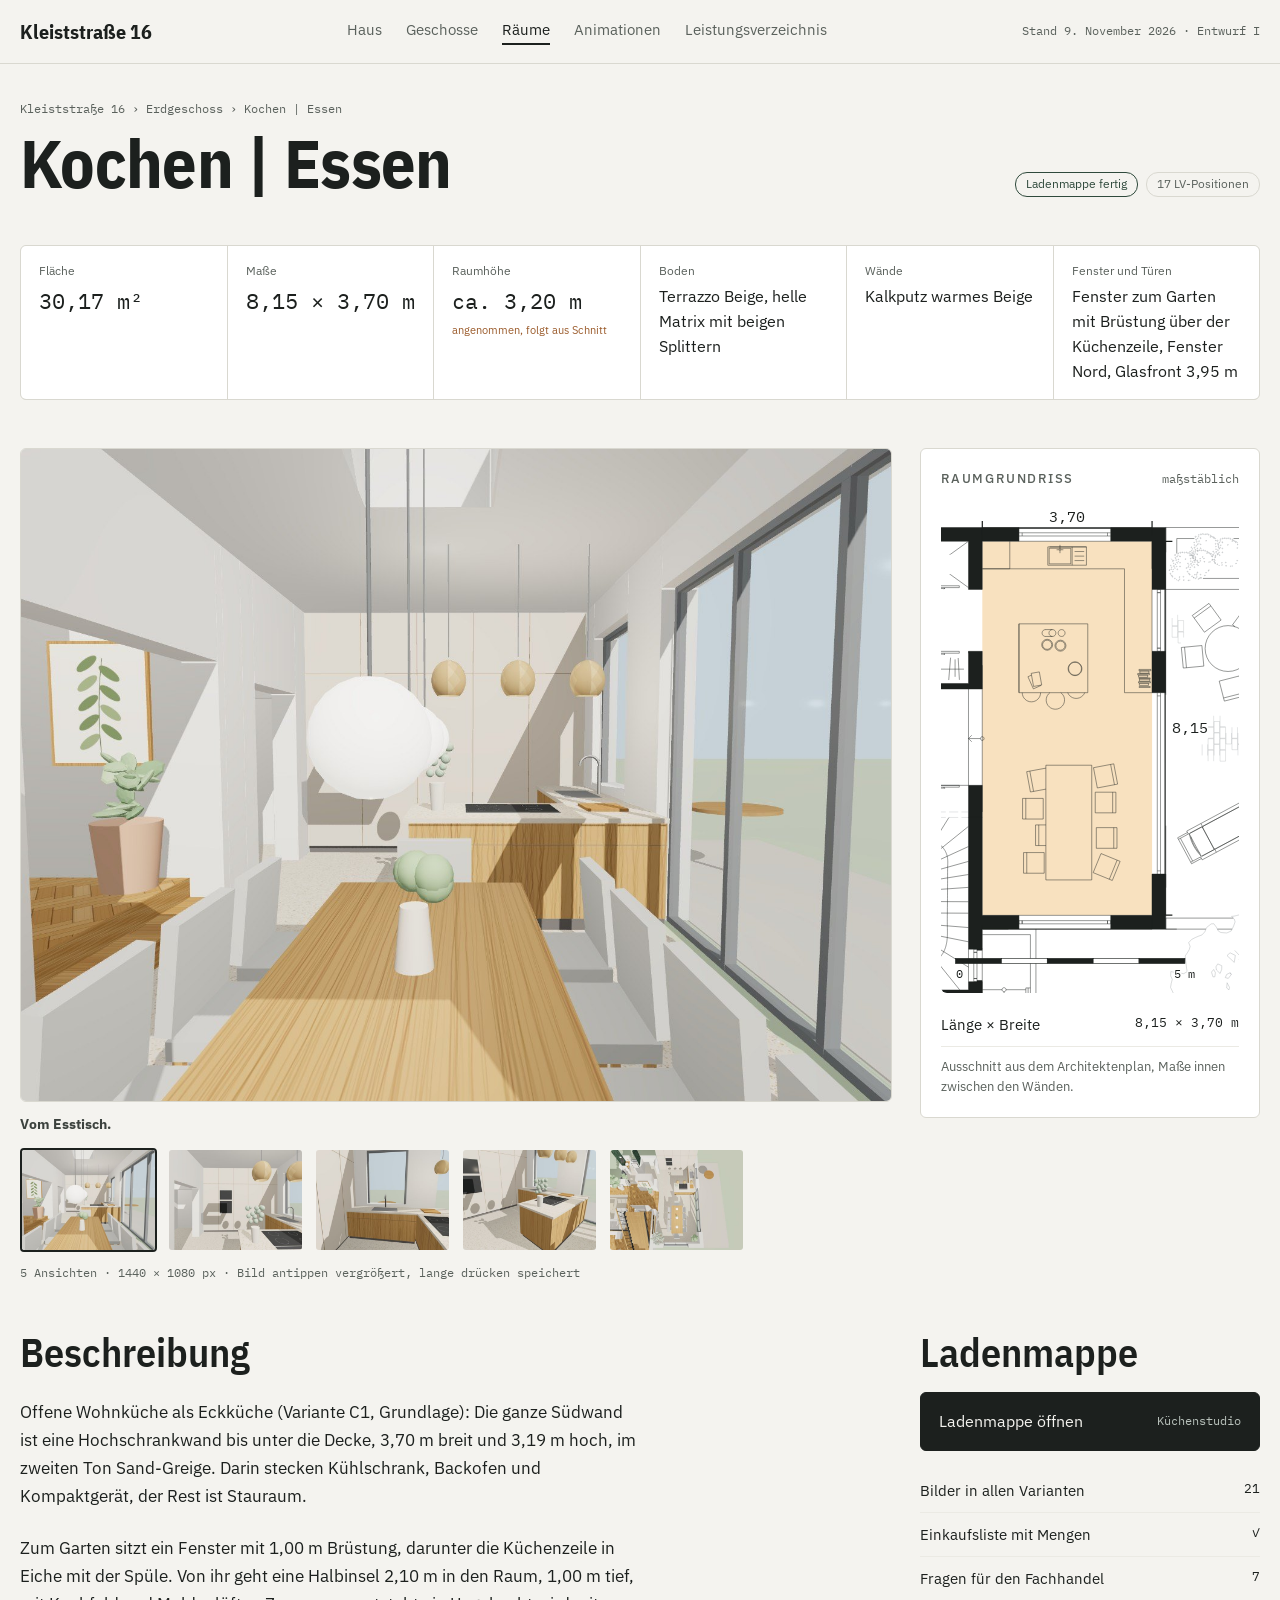
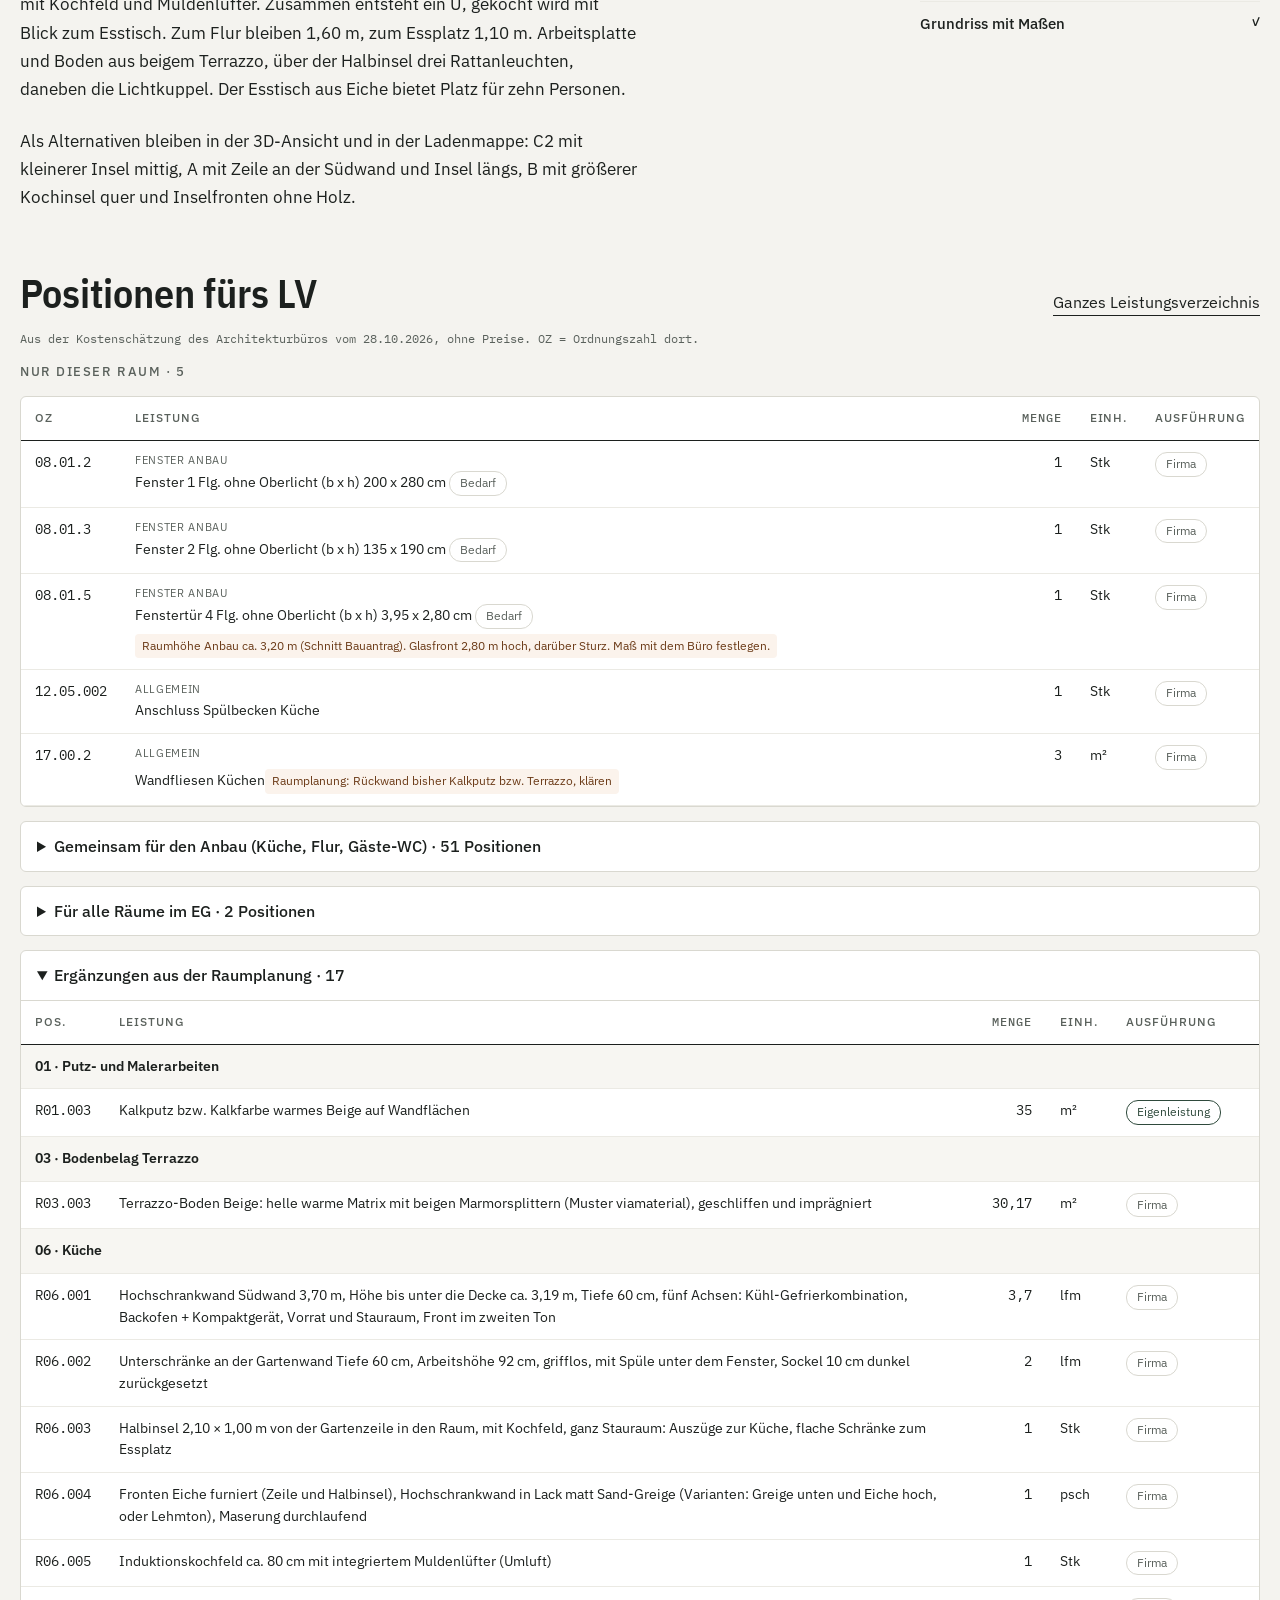
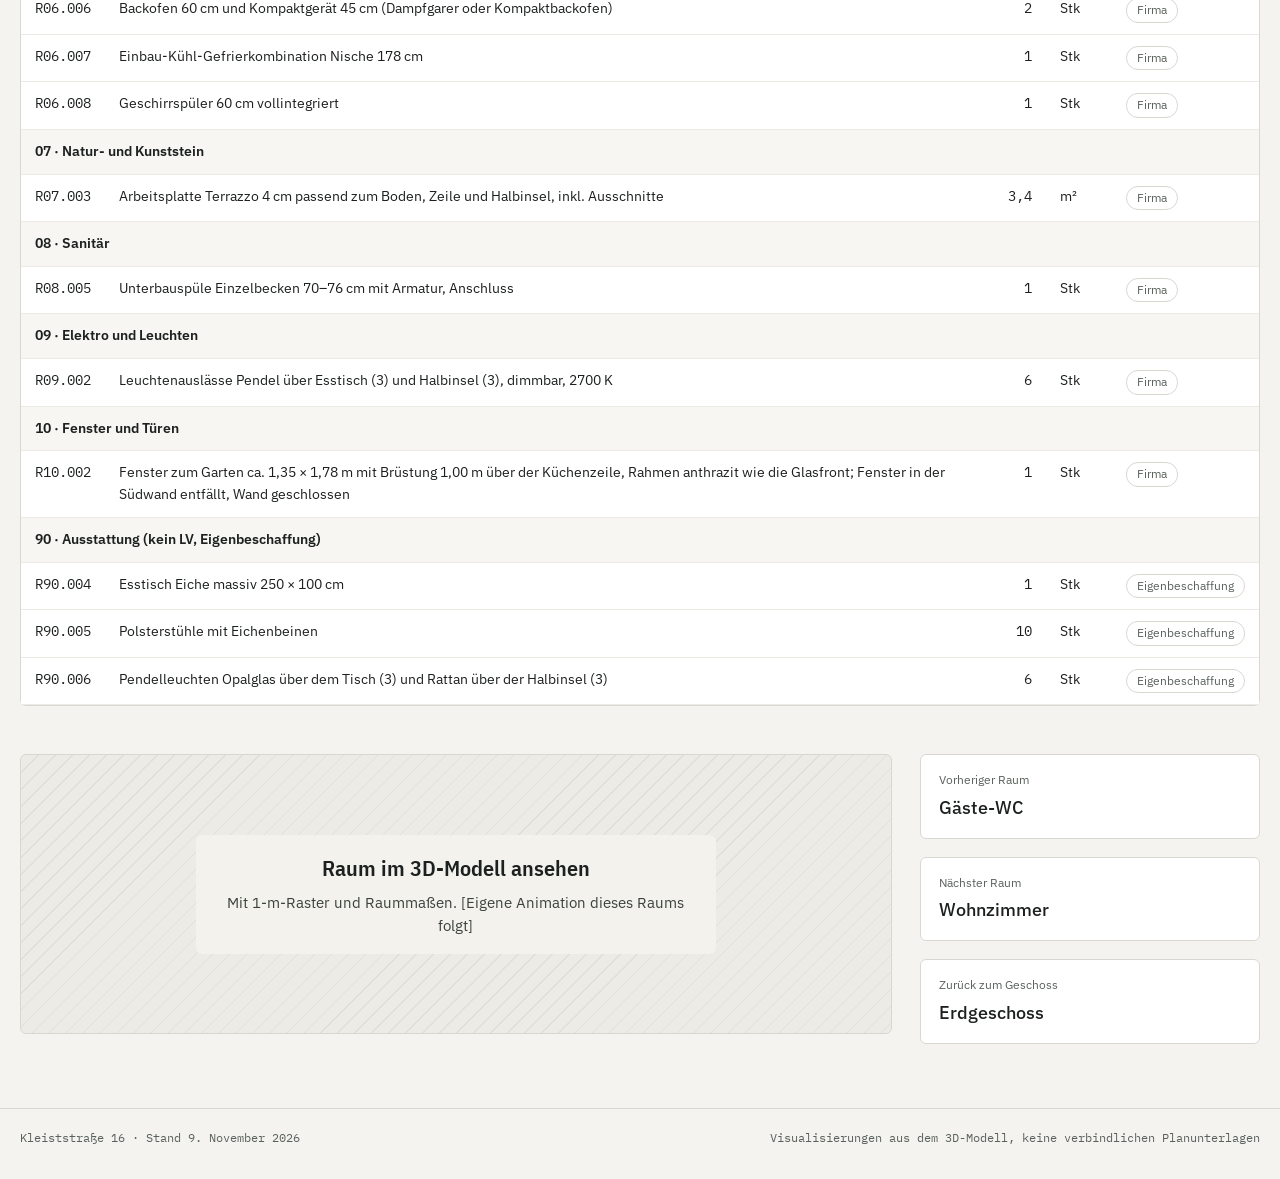
<file: raeume/kueche/index.html>
<!doctype html>
<html lang="de">
<head>
<meta charset="utf-8">
<meta name="viewport" content="width=device-width, initial-scale=1, viewport-fit=cover">
<meta name="robots" content="noindex, nofollow">
<title>Kochen | Essen · Kleiststraße 16</title>
<link rel="stylesheet" href="https://fonts.googleapis.com/css2?family=IBM+Plex+Sans+Condensed:wght@400;500;600;700&family=IBM+Plex+Sans:wght@400;500&family=IBM+Plex+Mono:wght@400;500&display=swap">
<link rel="stylesheet" href="../../assets/site.css?v=a70854af">

</head>
<body>
<header class="top"><nav class="in"><a class="brand" href="../../index.html">Kleiststraße 16</a><div class="links"><a href="../../index.html">Haus</a><a href="../../eg/index.html">Geschosse</a><a href="../../eg/index.html#raeume" aria-current="page">Räume</a><a href="../../animationen/index.html">Animationen</a><a href="../../lv/index.html">Leistungsverzeichnis</a></div><span class="stand">Stand 9. November 2026 · Entwurf I</span></nav></header>
<main class="in">
  <div style="display:flex;flex-direction:column;gap:10px">
    <span class="crumb"><a href="../../index.html">Kleiststraße 16</a> › <a href="../../eg/index.html">Erdgeschoss</a> › Kochen | Essen</span>
    <div class="row" style="align-items:flex-end"><h1 class="sub">Kochen | Essen</h1><div style="display:flex;gap:8px;flex-wrap:wrap"><span class="chip ok">Ladenmappe fertig</span><span class="chip">17 LV-Positionen</span></div></div>
  </div>
  <section class="stats" style="grid-template-columns:repeat(auto-fit,minmax(170px,1fr))">
    <div><span class="k">Fläche</span><span class="v">30,17 m²</span></div>
    <div><span class="k">Maße</span><span class="v">8,15 × 3,70 m</span></div>
    <div><span class="k">Raumhöhe</span><span class="v">ca. 3,20 m</span><span class="n">angenommen, folgt aus Schnitt</span></div>
    <div><span class="k">Boden</span><span class="v t">Terrazzo Beige, helle Matrix mit beigen Splittern</span></div>
    <div><span class="k">Wände</span><span class="v t">Kalkputz warmes Beige</span></div>
    <div><span class="k">Fenster und Türen</span><span class="v t">Fenster zum Garten mit Brüstung über der Küchenzeile, Fenster Nord, Glasfront 3,95 m</span></div>
  </section>
  <section class="split">
    <div class="main gallery">
      <img class="hero-im" id="hero" data-zoom src="img/km_s1_0.jpg?v=d7ecb2bc" alt="Vom Esstisch" width="1440" height="1080">
      <span class="caption" id="cap"><b>Vom Esstisch.</b> </span>
      <div class="thumbs"><button type="button" aria-pressed="true" data-src="img/km_s1_0.jpg?v=d7ecb2bc" data-cap="Vom Esstisch" aria-label="Ansicht Vom Esstisch"><img src="img/klein/km_s1_0.jpg?v=0b37043c" alt="" loading="lazy" width="480" height="360"></button><button type="button" aria-pressed="false" data-src="img/km_s1_1.jpg?v=06796116" data-cap="Hochschrankwand" aria-label="Ansicht Hochschrankwand"><img src="img/klein/km_s1_1.jpg?v=6905ad26" alt="" loading="lazy" width="480" height="360"></button><button type="button" aria-pressed="false" data-src="img/km_s1_2.jpg?v=cb2f4f1c" data-cap="Spüle am Gartenfenster" aria-label="Ansicht Spüle am Gartenfenster"><img src="img/klein/km_s1_2.jpg?v=49afee2f" alt="" loading="lazy" width="480" height="360"></button><button type="button" aria-pressed="false" data-src="img/km_s1_3.jpg?v=631cef86" data-cap="Halbinsel" aria-label="Ansicht Halbinsel"><img src="img/klein/km_s1_3.jpg?v=a62472e4" alt="" loading="lazy" width="480" height="360"></button><button type="button" aria-pressed="false" data-src="img/km_s1_4.jpg?v=9543654f" data-cap="Von oben" aria-label="Ansicht Von oben"><img src="img/klein/km_s1_4.jpg?v=749f7484" alt="" loading="lazy" width="480" height="360"></button></div>
      <span class="meta">5 Ansichten · 1440 × 1080 px · Bild antippen vergrößert, lange drücken speichert</span>
    </div>
    <div class="side">
      <div class="box" style="display:flex;flex-direction:column;gap:10px"><div class="row"><h3>Raumgrundriss</h3><span class="meta">maßstäblich</span></div>
        <div class="planbox room" style="border:0"><svg viewBox="564.78 231.49 184.28 304.76" role="img" aria-label="Raumgrundriss Kochen | Essen, maßstäblich aus dem Architektenplan">
<rect x="564.78" y="231.49" width="184.28" height="304.76" fill="#ffffff"/><rect class="kue" opacity=".55" x="590.30" y="257.00" width="104.90" height="231.05"/><g class="plan"><path class="Fk" d="M587.01 538.76h3.26v0.85h-3.26z M587.01 509h3.26v0.85h-3.26z M587.01 528.27h3.26v0.85h-3.26z M587.01 558.04h3.26v0.85h-3.26z M351.59 575.05h3.26v0.85h-3.26z M351.59 553.22h3.26v0.85h-3.26z M351.59 548.11h3.26v0.85h-3.26z M351.59 509.28h3.26v0.85h-3.26z M351.59 504.18h3.26v0.85h-3.26z M351.59 482.35h3.26v0.85h-3.26z M361.79 472.43h0.85v3.26h-0.85z M382.2 472.43h0.85v3.26h-0.85z M382.2 582.56h0.85v3.26h-0.85z M361.79 582.56h0.85v3.26h-0.85z M385.6 426.22h3.26v0.85h-3.26z M385.6 364.71h3.26v0.85h-3.26z M501.83 503.43h3.4v85.22h-3.4z M501.83 461.09h3.4v17.96h-3.4z M581.77 529.12h8.5v9.64h-8.5z M522.63 248.49h90.32v8.5h-90.32z M669.64 248.49h34.02v8.5h-34.02z M488.42 248.49h16.06v8.5h-16.06z M669.64 488.13h34.02v8.5h-34.02z M590.27 488.13h22.68v8.5h-22.68z M695.16 256.99h8.5v29.76h-8.5z M695.16 325.02h8.5v25.51h-8.5z M394.11 461.09h35.43v8.5h-35.43z M470.64 461.09h31.18v8.5h-31.18z M539.53 534.23h42.23v3.4h-42.23z M505.23 534.23h0.86v3.4h-0.86z M385.6 427.07h8.5v53.86h-8.5z M385.6 333.53h8.5v31.18h-8.5z M385.6 325.02h119.63v8.5h-119.63z M518.55 283.35h20.14v3.4h-20.14z M488.42 283.35h11.7v3.4h-11.7z M581.77 256.99h8.5v29.76h-8.5z M538.69 256.99h3.4v29.76h-3.4z M479.92 248.49h8.5v40.26h-8.5z M383.05 577.31h11.06v8.5h-11.06z M360.09 577.31h1.7v8.5h-1.7z M351.59 472.43h10.2v8.5h-10.2z M383.05 472.43h2.55v8.5h-2.55z M351.59 575.9h8.5v9.92h-8.5z M351.59 548.97h8.5v4.25h-8.5z M351.59 505.03h8.5v4.25h-8.5z M351.59 480.93h8.5v1.42h-8.5z M581.77 333.53h8.5v11.34h-8.5z M538.69 325.02h3.4v23.24h-3.4z M542.09 344.87h48.18v3.4h-48.18z M581.77 325.02h8.5v8.5h-8.5z M542.09 461.09h11.33v3.4h-11.33z M542.09 424.24h11.33v3.4h-11.33z M538.69 407.8h3.4v56.7h-3.4z M504.79 597.16L504.79 600.56L508.09 600.56L508.76 597.16L504.79 597.16Z M541.28 597.16L541.94 600.56L545.24 600.56L545.24 597.16L541.28 597.16Z M465.6 615.39L463.6 613.39L463.6 617.4L465.6 615.39Z M430.11 305.89L428.1 303.88L428.1 307.89L430.11 305.89Z M385.6 585.82L385.6 597.16L394.11 597.16L394.11 585.82L385.6 585.82Z M590.27 597.16L590.27 558.89L581.77 558.89L581.77 597.16L590.27 597.16Z M590.27 496.64L590.27 488.13L590.27 427.64L590.27 407.8L581.77 407.8L581.77 509L590.27 509L590.27 508.65L590.27 496.64Z M394.11 597.16L508.76 597.16L510.14 588.65L394.11 588.65L394.11 597.16Z M539.9 588.65L541.28 597.16L581.77 597.16L581.77 588.65L539.9 588.65Z M695.15 462.62L695.15 488.13L703.66 488.13L703.66 462.62L695.15 462.62Z"/>
<path class="Fd" d="M488.5 458.25h33.46v2.27h-33.46z M488.5 335.37h33.46v2.27h-33.46z M412.54 464.63h17v1.42h-17z M412.54 464.63h17v1.42h-17z M450.09 464.63h20.55v1.42h-20.55z M429.54 464.63h20.55v1.42h-20.55z"/>
<path class="Sl" d="M729.82 378.98h3.4v6.8h-3.4z M737.19 378.98h3.4v6.8h-3.4z M737.19 386.07h3.4v6.8h-3.4z M733.51 368.35h3.4v6.8h-3.4z M733.51 375.44h3.4v6.8h-3.4z M737.19 371.89h3.4v6.8h-3.4z M744.56 378.98h3.4v6.8h-3.4z M758.91 448.67h3.4v6.8h-3.4z M762.59 445.12h3.4v6.8h-3.4z M762.59 452.21h3.4v6.8h-3.4z M766.28 441.58h3.4v6.8h-3.4z M762.59 438.04h3.4v6.8h-3.4z M707.59 309.51h3.4v6.8h-3.4z M711.28 305.97h3.4v6.8h-3.4z M729.54 382.52L729.54 389.33 M726.14 389.33L726.14 382.52 M729.82 392.87L729.82 386.07 M733.51 389.33L733.51 382.52 M748.25 382.52L751.65 382.52 M748.25 389.33L748.25 382.52 M744.56 378.7L744.56 371.89 M758.62 445.12L758.62 451.93 M766.28 448.67L769.68 448.67 M766.28 455.47L766.28 448.67 M769.96 451.93L769.96 445.12 M765.99 444.84L762.59 444.84 M769.68 441.3L766.28 441.3 M760.61 441.58L762.31 441.58 M762.31 441.3L760.61 441.3 M711.28 313.06L714.68 313.06 M711.28 319.86L711.28 313.06 M712.98 319.86L711.28 319.86 M714.68 313.06L714.68 316.46 M707.59 309.23L707.59 304.41 M542.09 424.24L544.79 424.24 M546.78 424.24L552.45 424.24 M554.43 424.24L560.1 424.24 M562.09 424.24L567.75 424.24 M569.74 424.24L575.41 424.24 M577.39 424.24L581.77 424.24 M542.09 424.24L542.09 424.24 M581.77 424.24L581.77 424.24 M542.09 427.64L544.79 427.64 M546.78 427.64L552.45 427.64 M554.43 427.64L560.1 427.64 M562.09 427.64L567.75 427.64 M569.74 427.64L575.41 427.64 M577.39 427.64L581.77 427.64 M542.09 427.64L542.09 427.64 M581.77 427.64L581.77 427.64 M729.82 386.07L733.23 386.07L733.23 392.87 M733.51 382.52L736.91 382.52L736.91 389.33 M733.23 364.81L733.23 371.61L729.82 371.61 M729.82 371.89L733.23 371.89L733.23 378.7L729.82 378.7 M740.6 371.61L737.19 371.61L737.19 364.81 M744.28 375.44L744.28 382.24L740.88 382.24L740.88 375.44 M747.97 371.89L747.97 378.7L744.56 378.7 M751.65 382.24L748.25 382.24L748.25 375.44 M762.31 441.58L762.31 448.38L758.91 448.38 M710.99 302.42L710.99 309.23L707.59 309.23"/>
<path class="Sk" d="M553.31 599.31h34.02v14.17h-34.02z M488.5 458.25h33.46v2.27h-33.46z M488.5 335.37h33.46v2.27h-33.46z M409.19 335.74h68.03v11.34h-68.03z M489.49 263.93h6.59v12.47h-6.59z M698.42 286.75h1.98v1.98h-1.98z M698.42 323.04h1.98v1.98h-1.98z M698.42 288.74h1.98v34.3h-1.98z M483.18 298.1h1.98v1.98h-1.98z M483.18 288.75h1.98v1.98h-1.98z M483.18 290.73h1.98v7.37h-1.98z M504.48 251.75h1.98v1.98h-1.98z M520.64 251.75h1.98v1.98h-1.98z M506.47 251.75h14.17v1.98h-14.17z M667.66 491.39h1.98v1.98h-1.98z M612.95 491.39h1.98v1.98h-1.98z M614.93 491.39h52.73v1.98h-52.73z M354.85 503.04h1.98v1.98h-1.98z M354.85 484.33h1.98v18.71h-1.98z M354.85 509.28h1.98v1.98h-1.98z M354.85 546.98h1.98v1.98h-1.98z M354.85 511.26h1.98v35.72h-1.98z M354.85 553.22h1.98v1.98h-1.98z M354.85 573.91h1.98v1.98h-1.98z M354.85 555.2h1.98v18.71h-1.98z M381.07 580.57h1.98v1.98h-1.98z M361.79 580.57h1.98v1.98h-1.98z M363.77 580.57h17.29v1.98h-17.29z M388.86 364.71h1.98v1.98h-1.98z M388.86 425.09h1.98v1.98h-1.98z M388.86 366.69h1.98v58.4h-1.98z M381.07 475.69h1.98v1.98h-1.98z M361.79 475.69h1.98v1.98h-1.98z M363.77 475.69h17.29v1.98h-17.29z M585.03 509h1.98v1.98h-1.98z M585.03 527.14h1.98v1.98h-1.98z M585.03 510.98h1.98v16.16h-1.98z M585.03 538.76h1.98v1.98h-1.98z M585.03 556.9h1.98v1.98h-1.98z M585.03 540.75h1.98v16.16h-1.98z M615.78 449.34h12.76v12.76h-12.76z M660.75 433.93h12.76v12.76h-12.76z M660.08 412.03h12.76v12.76h-12.76z M615.18 415.86h12.76v12.76h-12.76z M363.52 485.15h5.61v1.28h-5.61z M362.29 486.67h7.4v0.77h-7.4z M362.71 487.76h6.38v1.28h-6.38z M362.43 489.24h6.89v0.51h-6.89z M364.04 490.18h5.61v1.28h-5.61z M362.81 491.7h7.4v0.77h-7.4z M363.24 492.71h5.61v1.28h-5.61z M362.01 494.23h7.4v0.77h-7.4z M362.43 483.89h6.89v0.51h-6.89z M631.62 261.31h13.34v9.64h-13.34z M687.36 344.76h5.61v1.28h-5.61z M686.81 343.75h7.4v0.77h-7.4z M687.4 342.15h6.38v1.28h-6.38z M687.18 341.43h6.89v0.51h-6.89z M686.84 339.73h5.61v1.28h-5.61z M686.29 338.72h7.4v0.77h-7.4z M687.64 337.2h5.61v1.28h-5.61z M687.09 336.19h7.4v0.77h-7.4z M687.18 346.79h6.89v0.51h-6.89z M546.62 541.59h13.34v9.64h-13.34z M510.14 588.65L539.36 582.99 M504.79 600.56L508.09 600.56 M504.79 597.16L504.79 600.56 M508.76 597.16L541.28 597.16 M539.9 588.65L510.14 588.65 M508.76 597.16L541.28 597.16 M480.57 597.16L480.57 631.17 M487.65 631.17L487.65 597.16 M494.74 597.16L494.74 631.17 M501.83 615.58L500.42 614.18 M474.72 615.58L500.42 615.58 M554.27 455.1L539.95 455.1 M554.27 455.1L554.27 506.74 M547.48 506.74L547.48 534.23 M554.27 506.74L576.37 534.23 M554.27 502.99L581.77 520.12 M554.27 498.96L581.73 504.46 M554.27 493.47L581.76 495.67 M554.27 486.67L581.77 486.8 M554.27 479.58L581.77 479.71 M554.27 472.78L581.78 470.84 M554.27 467.29L581.8 462.89 M554.27 462.47L581.82 454.76 M554.27 458.22L581.76 445.6 M554.27 455.32L581.76 433.16 M569.67 427.66L552.55 455.13 M550.09 455.13L556.91 427.66 M546.42 427.66L546.47 455.15 M541.27 520.07L540.39 520.05 M590.27 573.74L617.2 573.74 M590.27 568.07L617.2 568.07 M590.27 562.4L617.2 562.4 M590.27 556.73L617.2 556.73 M590.27 551.06L617.2 551.06 M590.27 545.39L617.2 545.39 M590.27 539.72L617.2 539.72 M618.61 532.97L618.61 576.58 M603.73 573.74L605.14 572.34 M540.39 534.23L540.39 506.74 M541.28 597.16L508.76 597.16 M540.39 505.88L540.39 505.88 M554.27 506.74L540.39 506.74 M540.39 505.88L540.39 506.74 M590.27 256.99L590.27 248.49 M501.83 597.16L501.83 634.01 M581.77 427.64L590.27 427.64 M394.11 333.53L411.11 333.53 M655.47 350.54L612.95 350.54 M564.99 574.48L564.99 588.65 M366.15 528.67L368.57 528.92 M385.6 480.93L385.6 577.31 M774.53 248.49L774.53 248.49 M703.66 248.49L788.7 248.49 M788.7 286.97L788.7 286.99 M703.66 286.75L762.41 286.75 M759.76 279.95L726.62 279.95 M769.2 255.29L772.59 255.29 M745.51 255.29L765.07 255.29 M788.7 248.49L788.7 257.33 M774.53 343.73L774.53 350.54 M781.9 343.73L781.9 291.67 M781.9 343.73L774.53 343.73 M761.06 414.61L760.09 412.79 M761.09 414.66L768.61 428.69 M768.63 428.74L769.61 430.56 M718.25 437.92L718.42 438.23 M725.51 451.47L725.34 451.14 M717.98 437.7L717.61 437.89 M725.54 451.82L725.17 452.02 M733.94 447.32L733.67 447.47 M734.18 447.19L733.94 447.32 M734.92 449.15L726.9 453.44 M734.92 449.15L769.61 430.56 M720.29 454.63L725.17 452.02 M717.61 437.89L712.73 440.51 M717.09 436.92L710.99 440.19 M711.51 441.16L712.73 440.51 M719.08 455.28L720.29 454.63 M725.69 452.99L719.6 456.26 M719.09 439.49L719.01 439.33 M724.67 449.9L719.09 439.49 M726.66 433.05L726.62 433.07 M726.7 433.02L726.66 433.05 M726.71 433.02L726.7 433.02 M743.88 423.82L726.71 433.02 M734.27 447.15L734.22 447.17 M734.28 447.14L734.27 447.15 M724.75 450.06L724.67 449.9 M725.34 451.14L724.91 450.35 M734.22 447.17L734.18 447.19 M751.46 437.94L734.28 447.14 M768.63 428.74L751.46 437.94 M718.25 437.92L718.14 437.71 M724.91 450.34L724.75 450.06 M761.06 414.61L743.88 423.82 M726.1 433.34L722.18 435.45 M729.74 449.57L733.67 447.47 M726.5 433.78L726.59 433.69 M761.06 414.61L761.09 414.66 M768.61 428.69L768.63 428.74 M733.55 447.47L733.6 447.44 M725.75 451.65L733.55 447.47 M717.09 436.92L717.61 437.89 M716.63 436.07L717.09 436.92 M722.18 435.45L718.26 437.54 M725.69 452.99L725.17 452.02 M726.15 453.84L725.69 452.99 M725.83 451.67L729.74 449.57 M734.27 447.15L734.25 447.1 M733.65 446.87L734.04 447 M734.25 447.1L734.04 447 M726.74 433.06L726.69 433.3 M734.25 447.1L768.61 428.69 M734.28 447.14L734.25 447.1 M726.13 433.53L726.36 433.76 M726.13 433.53L726.27 433.68 M726.36 433.76L726.27 433.68 M726.27 433.68L733.48 447.14 M733.6 447.44L733.67 447.47 M733.47 447.02L733.52 447.34 M733.55 447.47L733.52 447.34 M721.27 445.02L720.41 443.21 M719.09 439.49L719.59 441.13 M720.41 443.21L719.59 441.13 M720.9 445.22L719.95 443.27 M718.48 438.98L719.13 441.15 M718.25 437.92L718.48 438.98 M719.95 443.27L719.13 441.15 M724.67 449.9L723.58 448.58 M722.3 446.74L723.58 448.58 M722.3 446.74L721.27 445.02 M724.91 450.35L724.91 450.34 M722 447.09L723.31 448.95 M724.75 450.69L723.31 448.95 M720.9 445.22L722 447.09 M725.51 451.47L724.75 450.69 M716.63 436.07L717.38 435.67 M726.37 433.2L725.39 431.37 M726.15 453.84L726.9 453.44 M733.94 447.32L734.92 449.15 M710.99 440.19L711.51 441.16 M719.6 456.26L719.08 455.28 M712.73 440.51L720.29 454.63 M719.08 455.28L711.51 441.16 M774.53 406.53L776.53 404.53 M774.53 406.53L776.53 408.53 M787.57 406.53L774.53 406.53 M655.47 308.01L655.47 350.54 M612.95 308.01L655.47 308.01 M633.62 315.81L629.37 315.81 M633.62 311.56L629.37 311.56 M629.54 311.56L629.54 311.57 M629.54 315.8L629.54 315.81 M620.71 339.7L618.5 340.69 M590.27 496.64L590.27 494.47 M744.66 496.64L735.54 496.64 M788.7 489.83L755.38 489.83 M781.61 350.54L781.61 489.83 M745.4 489.83L703.66 489.83 M606.43 496.64L590.27 496.64 M599.91 489.83L590.27 489.83 M728.49 496.64L623.43 496.64 M703.66 496.64L703.66 489.83 M581.77 325.02L581.77 326.16 M590.27 333.53L590.27 424.24 M581.77 378.88L583.77 376.88 M581.77 378.88L583.77 380.89 M589.14 378.88L581.77 378.88 M538.69 333.53L505.23 333.53 M521.96 333.53L519.95 331.52 M521.96 333.53L523.96 331.52 M521.96 326.16L521.96 333.53 M505.23 325.02L520.82 325.02 M523.09 325.02L538.69 325.02 M556.26 325.02L576.1 325.02 M556.26 326.16L556.26 325.02 M576.1 325.02L576.1 326.16 M542.09 326.16L576.1 326.16 M542.09 424.24L542.09 427.64 M536.13 459.39L535 460.52 M536.13 336.51L535 337.64 M523.23 530.49L539.53 534.23 M506.08 517.5L506.08 534.23 M501.83 479.05L495.52 502.6 M542.09 407.8L581.77 407.8 M556.26 407.8L576.1 407.8 M556.26 408.93L556.26 407.8 M576.1 407.8L576.1 408.93 M542.09 408.93L576.1 408.93 M581.77 348.27L581.77 407.8 M547.53 328.63L546.48 342.92 M549.16 329.78L549.16 341.11 M551.55 329.58L551.55 342.06 M553.56 330.06L554.71 341.67 M558.16 329.11L557.39 342.63 M560.07 329.97L560.07 340.74 M562.85 328.91L564 342.73 M575.39 329.11L576.16 342.63 M573.48 329.97L573.48 340.74 M570.7 328.91L569.55 342.73 M578.97 336L543.78 336 M419.42 338.22L417.21 339.21 M551.73 488.23L551.73 496.46 M551.73 498.3L551.73 503.04 M540.39 503.04L540.39 499.92 M540.39 494.01L540.39 492.06 M540.39 486.19L540.39 467.33 M551.73 503.04L545.93 503.04 M542.09 503.04L540.39 503.04 M703.66 432.74L703.66 471.01 M445.57 496.19L445.58 496.2 M461.05 503.13L461.07 503.11 M448.77 500.85L448.65 500.68 M445.58 496.21L448.65 500.68 M466.79 480.99L467.04 478.58 M590.27 508.65L590.27 558.89 M603.73 535.3L603.73 572.34 M617.2 534.06L604.98 534.06 M602.49 534.06L590.27 534.06 M479.92 256.99L479.92 248.49 M451.57 288.17L451.57 325.02 M444.48 286.75L444.48 325.02 M488.42 300.08L479.92 300.08 M532.08 256.99L528.68 256.99 M464.39 280.29L464.39 280.31 M453.9 286.75L479.92 286.75 M451.57 288.17L451.57 287.04 M479.92 285.34L456.54 285.34 M534.72 283.35L534.72 256.99 M496.93 263.08L488.42 263.08 M488.42 263.08L488.42 277.26 M444.48 286.75L444.48 325.02 M451.57 325.02L451.57 286.75 M437.4 285.34L437.4 325.02 M437.4 286.75L451 286.75 M445.51 285.34L437.4 285.34 M451.57 305.89L450.17 304.49 M438.72 305.89L450.17 305.89 M556.26 284.49L576.1 284.49 M556.26 285.62L556.26 284.49 M576.1 284.49L576.1 285.62 M542.09 285.62L576.1 285.62 M500.12 283.35L518.21 279.85 M542.09 285.62L581.77 256.99 M542.09 256.99L581.77 285.62 M470.64 464.63L466.95 464.63 M466.95 466.05L470.64 466.05 M487.65 469.59L501.83 469.59 M450.09 464.63L450.09 466.05 M429.54 464.63L433.23 464.63 M433.23 466.05L429.54 466.05 M450.09 464.63L450.09 466.05 M612.95 251.75L669.64 251.75 M612.95 253.73L669.64 253.73 M667.66 251.75L667.66 253.73 M614.93 251.75L614.93 253.73 M700.4 352.52L698.42 352.52 M700.4 462.62L700.4 350.54 M698.42 462.62L698.42 350.54 M700.4 460.64L698.42 460.64 M508.09 600.56L510.14 588.65 M541.94 600.56L539.9 588.65 M703.66 496.64L710.46 496.64 M561.93 261.38L561.93 233.89 M505.23 503.43L505.23 479.05 M501.83 479.05L501.83 503.43 M500.12 286.75L518.55 286.75 M518.55 283.35L500.12 283.35 M638.78 262.23L640.38 262.23 M638.29 262.72L638.29 264.33 M637.8 262.23L636.2 262.23 M638.29 261.74L638.29 259.19 M553.77 542.51L555.38 542.51 M553.28 543L553.28 544.61 M552.8 542.51L551.19 542.51 M553.28 542.03L553.28 539.47 M770.23 323.66L766.29 335.8 M716.45 335.13L715.25 322.44 M721.2 304.46L731.52 296.96 M751.24 299.92L761.56 307.42 M755.23 316.13L753.65 314.98 M746.49 309.78L744.91 308.63 M751.72 350.65L739.37 353.83 M657.92 395.37L629.57 395.37 M499.93 438.62L495.67 438.62 M480.08 434.37L480.08 452.8 M464.49 434.37L464.49 452.8 M495.67 434.37L495.67 452.8 M499.93 457.05L499.93 438.62 M448.9 434.37L495.67 434.37 M448.9 434.37L448.9 452.8 M448.9 434.37L448.9 452.8 M417.72 434.37L417.72 452.8 M417.72 434.37L464.49 434.37 M413.47 438.62L417.72 438.62 M413.47 457.05L413.47 438.62 M417.96 452.8L417.72 452.8 M422.21 457.05L413.47 457.05 M495.67 452.8L417.72 452.8 M499.93 457.05L413.47 457.05 M500.91 418.65L486.73 406.87 M518.12 397.94L503.95 386.16 M500.91 418.65L518.12 397.94 M497.96 386.71L486.18 400.88 M503.95 386.16L501.23 389.43 M486.73 406.87L489.45 403.6 M486.18 400.88L500.35 412.66 M497.96 386.71L512.13 398.49 M500.35 412.66L512.13 398.49 M397.4 391.77L414.12 399.52 M408.73 367.34L425.44 375.09 M397.4 391.77L408.73 367.34 M427.51 380.74L419.76 397.45 M425.44 375.09L423.65 378.95 M414.12 399.52L415.9 395.66 M419.76 397.45L403.05 389.7 M427.51 380.74L410.8 372.99 M403.05 389.7L410.8 372.99 M433.31 448.85L433.31 452.8 M433.31 434.37L433.31 436.83 M471.67 566.49L471.67 584.91 M474.79 570.74L471.67 570.74 M474.79 587.46L474.79 570.74 M420.65 566.49L420.65 584.91 M420.65 566.49L420.65 584.91 M417.53 570.74L420.65 570.74 M417.53 587.46L417.53 570.74 M471.67 566.49L420.65 566.49 M420.65 584.91L471.67 584.91 M417.53 587.46L474.79 587.46 M534.72 273.43L534.72 264.92 M525.42 264.27L534.72 264.92 M525.42 274.19L534.72 273.43 M490.19 269.68L490.19 268.08 M490.67 270.17L492.28 270.17 M490.19 270.66L490.19 272.27 M617.77 449.34L617.77 462.1 M673.61 454.02L668.78 465.82 M629.57 466.24L657.92 466.24 M629.57 395.37L629.57 466.24 M657.92 466.24L657.92 395.37 M671.52 433.93L671.52 446.69 M670.85 412.03L670.85 424.78 M669.58 394.88L671.96 407.41 M617.17 415.86L617.17 428.61 M620.04 411.91L617.72 399.36 M619.67 399L621.99 411.55 M629.57 410.14L620.04 411.91 M617.72 399.36L629.57 397.17 M623.19 445L623.19 432.25 M625.18 432.25L625.18 445 M629.57 445L623.19 445 M623.19 432.25L629.57 432.25 M488.42 300.08L493.16 324.57 M510.14 588.65L508.76 597.16 M541.28 597.16L539.9 588.65 M695.16 325.02L703.66 325.02 M703.66 286.75L695.16 286.75 M695.15 462.62L703.66 462.62 M703.66 350.54L695.16 350.54 M470.64 469.59L470.64 461.09 M429.54 461.09L429.54 469.59 M518.55 286.75L518.55 283.35 M500.12 283.35L500.12 286.75 M488.42 288.75L479.92 288.75 M522.63 256.99L522.63 248.49 M504.48 248.49L504.48 256.99 M669.64 256.99L669.64 248.49 M612.95 248.49L612.95 256.99 M612.95 488.13L612.95 496.64 M669.64 496.64L669.64 488.13 M360.09 482.35L351.59 482.35 M351.59 505.03L360.09 505.03 M360.09 509.28L351.59 509.28 M351.59 548.97L360.09 548.97 M360.09 553.22L351.59 553.22 M351.59 575.9L360.09 575.9 M383.05 585.82L383.05 577.31 M361.79 577.31L361.79 585.82 M394.11 364.71L385.6 364.71 M385.6 427.07L394.11 427.07 M383.05 480.93L383.05 472.43 M361.79 472.43L361.79 480.93 M539.53 537.63L539.53 534.23 M506.08 534.23L506.08 537.63 M505.23 479.05L501.83 479.05 M501.83 503.43L505.23 503.43 M590.27 509L581.77 509 M581.77 529.12L590.27 529.12 M590.27 538.76L581.77 538.76 M581.77 558.89L590.27 558.89 M501.83 469.59L501.83 479.05 M505.23 534.23L505.23 503.43 M394.11 588.65L394.11 585.82 M590.27 597.16L590.27 558.89 M590.27 538.76L590.27 529.12 M581.77 529.12L581.77 534.23 M581.77 537.63L581.77 538.76 M581.77 558.89L581.77 588.65 M581.77 597.16L590.27 597.16 M394.11 597.16L508.76 597.16 M541.28 597.16L581.77 597.16 M581.77 588.65L539.9 588.65 M510.14 588.65L394.11 588.65 M703.66 248.49L669.64 248.49 M612.95 248.49L522.63 248.49 M504.48 248.49L488.42 248.49 M488.42 256.99L504.48 256.99 M522.63 256.99L538.69 256.99 M542.09 256.99L581.77 256.99 M590.27 256.99L612.95 256.99 M703.66 256.99L703.66 248.49 M590.27 496.64L612.95 496.64 M695.15 488.13L669.64 488.13 M695.16 256.99L695.16 286.75 M695.16 325.02L695.16 350.54 M695.15 462.62L695.15 488.13 M703.66 488.13L703.66 462.62 M703.66 350.54L703.66 325.02 M703.66 286.75L703.66 256.99 M394.11 469.59L429.54 469.59 M470.64 469.59L501.83 469.59 M501.83 461.09L470.64 461.09 M505.23 537.63L506.08 537.63 M539.53 537.63L581.77 537.63 M506.08 534.23L505.23 534.23 M385.6 333.53L385.6 364.71 M385.6 427.07L385.6 472.43 M385.6 480.93L394.11 480.93 M394.11 364.71L394.11 333.53 M538.69 283.35L518.55 283.35 M500.12 283.35L488.42 283.35 M488.42 286.75L500.12 286.75 M518.55 286.75L538.69 286.75 M542.09 286.75L542.09 256.99 M538.69 256.99L538.69 283.35 M538.69 286.75L542.09 286.75 M488.42 288.75L488.42 286.75 M488.42 283.35L488.42 256.99 M360.09 585.82L361.79 585.82 M383.05 585.82L385.6 585.82 M361.79 577.31L360.09 577.31 M385.6 472.43L383.05 472.43 M360.09 480.93L361.79 480.93 M383.05 480.93L385.6 480.93 M351.59 480.93L351.59 482.35 M351.59 505.03L351.59 509.28 M351.59 548.97L351.59 553.22 M360.09 577.31L360.09 575.9 M360.09 553.22L360.09 548.97 M360.09 509.28L360.09 505.03 M360.09 482.35L360.09 480.93 M581.77 333.53L581.77 344.87 M590.27 344.87L590.27 333.53 M581.77 344.87L542.09 344.87 M581.77 325.02L581.77 333.53 M542.09 461.09L542.09 427.64 M581.77 538.76L581.77 558.89 M581.77 509L581.77 529.12 M506.08 537.63L539.53 537.63 M539.53 534.23L506.08 534.23 M361.79 480.93L383.05 480.93 M383.05 472.43L361.79 472.43 M394.11 427.07L394.11 364.71 M385.6 364.71L385.6 427.07 M361.79 585.82L383.05 585.82 M383.05 577.31L361.79 577.31 M360.09 575.9L360.09 553.22 M351.59 553.22L351.59 575.9 M360.09 548.97L360.09 509.28 M351.59 509.28L351.59 548.97 M360.09 505.03L360.09 482.35 M351.59 482.35L351.59 505.03 M669.64 488.13L612.95 488.13 M612.95 496.64L669.64 496.64 M612.95 256.99L669.64 256.99 M669.64 248.49L612.95 248.49 M504.48 256.99L522.63 256.99 M522.63 248.49L504.48 248.49 M479.92 300.09L479.92 325.02 M488.42 325.02L488.42 300.08 M479.92 300.08L479.92 300.09 M488.42 300.08L488.42 288.75 M479.92 288.75L479.92 300.09 M488.42 300.09L488.42 300.08 M429.54 469.59L470.64 469.59 M470.64 461.09L429.54 461.09 M703.66 351.84L703.66 350.54 M695.16 286.75L695.16 325.02 M703.66 325.02L703.66 286.75 M810.08 496.94L809.49 496.34 M810.08 248.78L809.49 248.19 M809.78 496.64L808.79 496.64 M809.78 496.64L810.78 496.64 M809.78 248.49L808.79 248.49 M809.78 248.49L810.78 248.49 M809.78 496.64L809.78 497.23 M809.78 248.49L809.78 247.89 M809.78 362.36L809.78 248.49 M645.81 271.79L645.81 260.46 M654.65 260.46L631.83 260.46 M653.27 268.92L647.32 268.92 M653.27 263.33L647.32 263.33 M653.27 266.17L647.32 266.17 M560.8 552.08L560.8 540.74 M560.8 540.74L546.83 540.74 M560.8 552.08L545.77 552.08 M360.98 528L363.73 520.26 M364.29 520.46L364.31 520.23 M625.53 337.7L627 345.78 M626.42 345.89L626.52 346.1 M424.24 336.22L425.71 344.3 M425.13 344.41L425.23 344.62 M446.16 568.5L446.16 580.97 M466.12 486.17L458.38 483.42 M458.58 482.86L458.35 482.84 M539.9 588.65C539.9 586.75 539.72 584.86 539.36 582.99 M545.24 597.16L545.24 600.56L541.94 600.56 M551.06 597.16L551.06 634.01L473.48 634.01L473.48 597.16 M501.83 631.17L473.48 631.17L548.22 631.17L548.22 597.16 M501.83 615.58L500.42 616.99L500.42 614.18 M474.72 615.58C474.72 614.9 474.17 614.34 473.48 614.34 M473.48 614.34C472.79 614.34 472.23 614.9 472.23 615.58 M472.23 615.58C472.23 616.27 472.79 616.83 473.48 616.83 M473.48 616.83C474.17 616.83 474.72 616.27 474.72 615.58 M540.39 505.88L553.42 505.88L553.42 455.99L539.95 455.99 M539.95 441.39L541.57 441.39L543.2 441.39L544.82 441.39L546.44 441.39L548.2 441.38L549.96 441.37L550.84 441.37L551.73 441.37L552.61 441.37L553.5 441.38L553.95 441.38L554.4 441.39L554.85 441.4L555.3 441.42L555.75 441.44L556.2 441.46L556.43 441.48L556.65 441.5L556.87 441.52L557.1 441.54L557.32 441.56L557.54 441.59L557.76 441.62L557.98 441.65L558.2 441.69L558.42 441.72L558.64 441.77L558.85 441.81L559.07 441.86 M559.07 441.86L559.28 441.91L559.5 441.96L559.71 442.02L559.92 442.08L560.13 442.15L560.34 442.22L560.55 442.29L560.73 442.36L560.92 442.44L561.11 442.52L561.29 442.6L561.47 442.68L561.65 442.77L561.83 442.86L562.01 442.96L562.19 443.06L562.36 443.16L562.53 443.26L562.71 443.37L562.88 443.48L563.05 443.59L563.21 443.71L563.38 443.82L563.54 443.94L563.7 444.07L563.86 444.19L564.02 444.32L564.18 444.46L564.33 444.59L564.49 444.73L564.64 444.86L564.79 445.01L564.93 445.15L565.08 445.29L565.22 445.44L565.36 445.59L565.5 445.74L565.64 445.9L565.77 446.05L565.9 446.21L566.03 446.36L566.15 446.52L566.27 446.68L566.39 446.84L566.51 447L566.62 447.16L566.73 447.33L566.84 447.49L566.95 447.66L567.05 447.83 M567.05 447.83L567.16 448L567.26 448.17L567.35 448.34L567.45 448.52L567.54 448.69L567.63 448.87L567.71 449.05L567.8 449.23L567.88 449.41L567.96 449.59L568.03 449.77L568.1 449.95L568.17 450.14L568.24 450.32L568.3 450.51L568.36 450.7L568.42 450.88L568.47 451.07L568.52 451.26L568.57 451.45L568.61 451.64L568.66 451.84L568.7 452.05L568.74 452.25L568.77 452.46L568.8 452.67L568.83 452.88L568.85 453.08L568.87 453.29L568.89 453.5L568.91 453.71L568.92 453.92L568.93 454.13L568.95 454.55L568.96 454.98L568.96 455.4L568.96 455.83L568.95 456.25L568.94 456.68L568.92 457.53L568.89 458.38L568.87 459.21L568.86 460.03L568.85 460.85L568.85 461.68L568.85 463.32L568.86 464.96L568.85 466.65L568.84 468.35L568.83 470.05 M568.83 470.05L568.82 471.75L568.81 473.73L568.8 475.7L568.79 477.68L568.78 479.65L568.74 483.4L568.7 487.14L568.69 488.08L568.68 489.01L568.68 489.95L568.68 490.89L568.68 491.82L568.68 492.76L568.69 493.69L568.7 494.63L568.72 495.53L568.74 496.43L568.75 497.33L568.76 498.23L568.76 498.68L568.76 499.13L568.75 499.59L568.74 500.04L568.73 500.49L568.71 500.94L568.69 501.39L568.66 501.84L568.64 502.13L568.62 502.41L568.59 502.69L568.56 502.98L568.53 503.26L568.5 503.54L568.46 503.82L568.42 504.1L568.38 504.38L568.34 504.66L568.29 504.94L568.24 505.22L568.18 505.5L568.13 505.78L568.07 506.06L568 506.34L567.94 506.61L567.86 506.89L567.79 507.16L567.71 507.43L567.63 507.7L567.55 507.97L567.46 508.24 M567.46 508.24L567.36 508.51L567.27 508.77L567.16 509.04L567.06 509.3L566.95 509.56L566.84 509.82L566.72 510.08L566.6 510.34L566.47 510.59L566.36 510.79L566.26 510.99L566.15 511.19L566.03 511.39L565.92 511.59L565.8 511.79L565.67 511.98L565.55 512.17L565.42 512.36L565.29 512.55L565.16 512.74L565.03 512.92L564.89 513.11L564.75 513.29L564.61 513.47L564.46 513.64L564.31 513.82L564.16 513.99L564.01 514.16L563.86 514.33L563.7 514.5L563.54 514.66L563.38 514.82L563.22 514.98L563.05 515.14L562.88 515.29L562.71 515.44L562.54 515.59L562.37 515.73L562.19 515.87L562.02 516.01L561.84 516.15L561.65 516.29L561.46 516.42L561.27 516.55L561.08 516.68L560.88 516.8L560.69 516.92L560.49 517.04L560.29 517.16L560.09 517.27 M560.09 517.27L559.88 517.38L559.68 517.49L559.47 517.59L559.26 517.69L559.05 517.79L558.84 517.89L558.63 517.98L558.42 518.07L558.2 518.16L557.98 518.24L557.77 518.33L557.55 518.41L557.33 518.48L557.11 518.56L556.88 518.63L556.66 518.7L556.43 518.77L556.21 518.84L555.98 518.9L555.75 518.97L555.52 519.03L555.29 519.08L555.06 519.14L554.83 519.19L554.6 519.24L554.37 519.29L554.14 519.34L553.67 519.43L553.2 519.51L552.72 519.59L552.25 519.66L551.77 519.72L551.29 519.78L550.82 519.83L550.34 519.88L549.86 519.92L549.38 519.95L548.9 519.98L548.43 520.01L547.95 520.03L547.48 520.05L547.03 520.07L546.58 520.08L546.13 520.09L545.68 520.09L544.79 520.1L543.91 520.1L543.03 520.09L542.15 520.08L541.27 520.07 M541.63 520.05C541.63 519.36 541.08 518.81 540.39 518.81 M540.39 518.81C539.7 518.81 539.15 519.36 539.15 520.05 M539.15 520.05C539.15 520.74 539.7 521.3 540.39 521.3 M540.39 521.3C541.08 521.3 541.63 520.74 541.63 520.05 M590.27 496.64L623.43 496.64L623.43 576.58L617.2 576.58L617.2 534.06 M620.03 532.97L617.2 532.97L617.2 534.06 M620.03 576.58L620.03 500.04L590.27 500.04 M603.73 573.74L602.33 572.34L605.14 572.34 M604.98 534.06C604.98 533.37 604.42 532.81 603.73 532.81 M603.73 532.81C603.05 532.81 602.49 533.37 602.49 534.06 M602.49 534.06C602.49 534.74 603.05 535.3 603.73 535.3 M603.73 535.3C604.42 535.3 604.98 534.74 604.98 534.06 M695.16 256.99L695.16 256.99L695.16 274 M695.16 350.54L678.15 350.54L678.15 274L607.28 274 M607.28 274L607.28 274L590.27 274L607.28 274L607.28 256.99 M540.39 537.63L540.39 554.63L581.77 554.63 M548.22 588.65L548.22 574.48L581.77 574.48 M564.99 574.48L564.02 571.73L548.22 574.48 M564.99 574.48L565.97 571.73L581.77 574.48 M360.98 528L365.78 529.71L368.54 521.97L363.73 520.26 M368.57 528.92L369.39 520.74L364.31 520.23 M614.98 350.54C614.98 353.67 617.51 356.2 620.64 356.2 M620.64 356.2C623.78 356.2 626.31 353.67 626.31 350.54 M632.06 350.54C629.55 352.41 629.03 355.96 630.9 358.47 M630.9 358.47C632.77 360.98 636.33 361.5 638.84 359.63 M638.84 359.63C641.35 357.75 641.86 354.2 639.99 351.69 M639.99 351.69C639.65 351.23 639.24 350.83 638.77 350.49 M643.07 350.54C644.24 353.44 647.54 354.84 650.45 353.67 M650.45 353.67C651.87 353.1 653.01 351.96 653.58 350.54 M703.66 248.49L703.66 248.49L703.66 263.79 M710.46 264.56L710.46 255.29L721.37 255.29 M774.53 350.54L788.7 350.54L788.7 343.73 M726.1 433.34L726.37 433.2L726.62 433.07 M717.38 435.67L725.39 431.37L760.09 412.79 M719.01 439.33L718.85 439.03L718.42 438.23 M726.69 433.3L726.69 433.46L726.59 433.69 M761.09 414.66L726.74 433.06L726.71 433.02 M726.1 433.34L726.09 433.41L718.23 437.62 M733.47 447.02L726.36 433.76L726.5 433.78 M789.83 406.53C789.83 405.9 789.33 405.4 788.7 405.4 M788.7 405.4C788.07 405.4 787.57 405.9 787.57 406.53 M787.57 406.53C787.57 407.16 788.07 407.66 788.7 407.66 M788.7 407.66C789.33 407.66 789.83 407.16 789.83 406.53 M612.95 308.01L612.95 350.54L612.95 308.01 M633.62 315.81L634.05 315.77L634.45 315.64L634.81 315.45L635.12 315.19L635.38 314.87L635.58 314.51L635.7 314.11L635.75 313.68L635.7 313.26L635.58 312.86L635.38 312.5L635.12 312.18L634.81 311.92L634.45 311.73L634.05 311.6L633.62 311.56L633.19 311.6L632.79 311.73L632.43 311.92L632.12 312.18L631.86 312.5L631.66 312.86L631.54 313.26L631.5 313.68L631.54 314.11L631.66 314.51L631.86 314.87L632.12 315.19L632.43 315.45L632.79 315.64L633.19 315.77L633.41 315.79L633.62 315.81 M639.29 315.81L639.72 315.77L640.12 315.64L640.48 315.45L640.8 315.19L641.06 314.87L641.25 314.51L641.38 314.11L641.42 313.68L641.38 313.26L641.25 312.86L641.06 312.5L640.8 312.18L640.48 311.92L640.12 311.73L639.72 311.6L639.29 311.56L638.87 311.6 M638.87 311.6L638.47 311.73L638.11 311.92L637.79 312.18L637.53 312.5L637.34 312.86L637.21 313.26L637.17 313.68L637.21 314.11L637.34 314.51L637.53 314.87L637.79 315.19L638.11 315.45L638.47 315.64L638.87 315.77L639.08 315.79L639.29 315.81 M629.54 311.57L629.11 311.57L628.7 311.67L628.33 311.83L627.99 312.06L627.71 312.36L627.49 312.7L627.33 313.09L627.25 313.51L627.26 313.94L627.35 314.35L627.52 314.73L627.75 315.06L628.04 315.35L628.39 315.57L628.77 315.73L629.2 315.8L629.24 315.81L629.28 315.81L629.33 315.81L629.37 315.81L629.41 315.81L629.46 315.81L629.5 315.81L629.54 315.8 M638.58 324.31C640.14 324.32 641.4 323.06 641.4 321.5 M641.4 321.5C641.41 319.95 640.15 318.68 638.59 318.68 M638.59 318.68C637.04 318.68 635.78 319.93 635.77 321.49 M635.77 321.49C635.77 323.04 637.02 324.31 638.58 324.31 M638.58 324.31C638.6 324.31 638.61 324.31 638.63 324.31 M630.37 324.31C632.23 324.32 633.75 322.81 633.76 320.94 M633.76 320.94C633.76 319.08 632.25 317.56 630.38 317.55 M630.38 317.55C628.52 317.55 627 319.06 627 320.92 M627 320.92C626.99 322.79 628.5 324.31 630.37 324.31 M630.37 324.31C630.39 324.31 630.41 324.31 630.43 324.31 M641.99 321.5C641.99 319.62 640.47 318.09 638.59 318.09 M638.59 318.09C636.71 318.09 635.19 319.62 635.19 321.5 M635.19 321.5C635.19 323.37 636.71 324.9 638.59 324.9 M638.59 324.9C640.47 324.9 641.99 323.37 641.99 321.5 M633.21 320.93C633.21 319.37 631.94 318.1 630.38 318.1 M630.38 318.1C628.81 318.1 627.54 319.37 627.54 320.93 M627.54 320.93C627.54 322.5 628.81 323.77 630.38 323.77 M630.38 323.77C631.94 323.77 633.21 322.5 633.21 320.93 M625.53 337.7L620.51 338.61L621.98 346.7L627 345.78 M618.5 340.69L621.86 348.19L626.52 346.1 M651.84 335.75C651.84 333.4 649.94 331.49 647.59 331.49 M647.59 331.49C645.24 331.49 643.34 333.4 643.34 335.75 M643.34 335.75C643.34 338.09 645.24 340 647.59 340 M647.59 340C649.94 340 651.84 338.09 651.84 335.75 M651.56 335.75C651.56 333.55 649.78 331.78 647.59 331.78 M647.59 331.78C645.4 331.78 643.62 333.55 643.62 335.75 M643.62 335.75C643.62 337.94 645.4 339.72 647.59 339.72 M647.59 339.72C649.78 339.72 651.56 337.94 651.56 335.75 M788.7 289.48L788.7 496.64L768.43 496.64 M774.53 489.83L774.53 350.54L774.53 489.83 M465.6 615.39L463.6 613.39L465.6 615.39L463.6 617.4L463.6 613.39 M590.27 496.64L695.15 496.64L695.15 489.83 M590.27 377.75C589.64 377.75 589.14 378.26 589.14 378.88 M589.14 378.88C589.14 379.51 589.64 380.02 590.27 380.02 M590.27 380.02C590.9 380.02 591.4 379.51 591.4 378.88 M591.4 378.88C591.4 378.26 590.9 377.75 590.27 377.75 M521.96 323.89C521.33 323.89 520.82 324.4 520.82 325.02 M520.82 325.02C520.82 325.65 521.33 326.16 521.96 326.16 M521.96 326.16C522.58 326.16 523.09 325.65 523.09 325.02 M523.09 325.02C523.09 324.4 522.58 323.89 521.96 323.89 M561.93 326.16L561.93 327.29L542.09 327.29 M555.12 325.59L551.16 325.59L551.56 325.19L551.16 325.59L551.56 325.99 M563.06 326.72L567.03 326.72L566.63 326.32L567.03 326.72L566.63 327.12 M523.38 459.39L536.13 459.39L535 458.25 M523.38 336.51L536.13 336.51L535 335.37 M523.23 530.49C522.95 531.71 522.81 532.97 522.81 534.23 M522.81 534.23C522.81 524.99 515.32 517.5 506.08 517.5 M495.52 502.6C497.57 503.15 499.69 503.43 501.83 503.43 M461.25 399.29C453.71 398.97 447.34 404.83 447.03 412.37 M447.03 412.37C446.71 419.91 452.57 426.28 460.11 426.59 M460.11 426.59C467.65 426.91 474.02 421.05 474.33 413.51 M474.33 413.51C474.65 405.97 468.79 399.6 461.25 399.29 M447.75 408.51C442.58 404.97 435.53 406.3 432 411.47 M432 411.47C428.46 416.65 429.79 423.7 434.96 427.23 M434.96 427.23C440.13 430.76 447.19 429.44 450.72 424.26 M450.72 424.26C450.99 423.87 451.24 423.45 451.46 423.02 M561.93 408.93L561.93 410.06L542.09 410.06 M555.12 408.36L551.16 408.36L551.56 407.96L551.16 408.36L551.56 408.76 M563.06 409.5L567.03 409.5L566.63 409.1L567.03 409.5L566.63 409.9 M442.82 339.73L475.57 340.99L475.51 342.69L442.76 341.43L442.82 339.73 M424.24 336.22L419.22 337.13L420.69 345.22L425.71 344.3 M417.21 339.21L420.57 346.71L425.23 344.62 M465.15 340.59C465.21 338.86 462.6 337.35 459.32 337.22 M459.32 337.22C456.03 337.1 453.32 338.4 453.25 340.13 M454.13 341.87C455.86 343.39 459.52 343.95 462.32 343.12 M462.32 343.12C463.04 342.91 463.66 342.61 464.13 342.25 M540.39 467.33L551.73 467.33L551.73 485.33 M450.31 499.26L450.8 499.23L451.29 499.2L451.53 499.18L451.78 499.16L452.02 499.13L452.27 499.11L452.51 499.07L452.75 499.04L452.99 499L453.23 498.96L453.47 498.91L453.71 498.86L453.95 498.8L454.19 498.73L454.36 498.68L454.54 498.62L454.72 498.55L454.9 498.49L455.07 498.42L455.24 498.35L455.42 498.27L455.59 498.19L455.76 498.1L455.93 498.02L456.09 497.93L456.26 497.83L456.42 497.74L456.58 497.64L456.74 497.53L456.9 497.43L457.06 497.32L457.21 497.2L457.36 497.09L457.51 496.97L457.66 496.85L457.8 496.73L457.94 496.6L458.08 496.47L458.22 496.34L458.35 496.21L458.48 496.07L458.61 495.93L458.73 495.79L458.85 495.65L458.97 495.5L459.09 495.35L459.23 495.16L459.37 494.95L459.51 494.75L459.64 494.54 M448.77 500.85C451.52 504.86 457 505.89 461.01 503.14 M461.01 503.14C461.02 503.13 461.03 503.12 461.04 503.12 M460.75 503.36C463.96 501.16 465.35 497.12 464.16 493.41 M444.61 493.41C444.68 494.41 445.01 495.36 445.58 496.18 M466.12 486.17L467.83 481.36L460.09 478.61L458.38 483.42 M467.04 478.58L458.86 477.76L458.35 482.84 M488.42 277.26L496.93 277.26L496.93 263.08 M438.72 305.89C438.72 305.2 438.16 304.64 437.48 304.64 M437.48 304.64C436.79 304.64 436.23 305.2 436.23 305.89 M436.23 305.89C436.23 306.58 436.79 307.13 437.48 307.13 M437.48 307.13C438.16 307.13 438.72 306.58 438.72 305.89 M430.11 305.89L428.1 303.88L430.11 305.89L428.1 307.89L428.1 303.88 M451.57 305.89L450.17 307.29L450.17 304.49 M561.93 285.62L561.93 286.75L542.09 286.75 M555.12 285.05L551.16 285.05L551.56 284.65L551.16 285.05L551.56 285.45 M563.06 286.19L567.03 286.19L566.63 285.79L567.03 286.19L566.63 286.59 M518.55 283.35C518.55 282.18 518.43 281 518.21 279.85 M450.09 464.63L470.64 464.63L470.64 466.05L450.09 466.05 M450.09 464.63L429.54 464.63L429.54 466.05L450.09 466.05 M356.83 482.35L356.83 484.33L354.85 484.33 M354.85 484.33L354.85 482.35L356.83 482.35 M638.78 262.23C638.78 261.96 638.56 261.74 638.29 261.74 M638.29 261.74C638.02 261.74 637.8 261.96 637.8 262.23 M637.8 262.23C637.8 262.5 638.02 262.72 638.29 262.72 M638.29 262.72C638.56 262.72 638.78 262.5 638.78 262.23 M553.77 542.51C553.77 542.24 553.55 542.03 553.28 542.03 M553.28 542.03C553.02 542.03 552.8 542.24 552.8 542.51 M552.8 542.51C552.8 542.78 553.02 543 553.28 543 M553.28 543C553.55 543 553.77 542.78 553.77 542.51 M756.33 323.28C756.33 315.45 749.98 309.1 742.15 309.1 M742.15 309.1C734.33 309.1 727.98 315.45 727.98 323.28 M727.98 323.28C727.98 331.1 734.33 337.45 742.15 337.45 M742.15 337.45C749.98 337.45 756.33 331.1 756.33 323.28 M756.05 332.47L759.99 320.34L772.12 324.28L768.18 336.41L756.05 332.47 M725.97 321.42L727.17 334.12L714.47 335.32L713.27 322.62L725.97 321.42 M737.86 305.68L727.54 313.18L720.04 302.86L730.36 295.36L737.86 305.68 M744.91 308.63L752.41 298.31L762.73 305.81L755.23 316.13 M736.69 343.39L749.04 340.22L752.22 352.58L739.86 355.75L736.69 343.39 M525.44 264.27C521.68 264.26 518.63 266.48 518.62 269.22 M518.62 269.22C518.61 271.96 521.65 274.18 525.41 274.19 M525.41 274.19C525.41 274.19 525.42 274.19 525.42 274.19 M490.19 269.68C489.92 269.68 489.7 269.9 489.7 270.17 M489.7 270.17C489.7 270.44 489.92 270.66 490.19 270.66 M490.19 270.66C490.45 270.66 490.67 270.44 490.67 270.17 M490.67 270.17C490.67 269.9 490.45 269.68 490.19 269.68 M658.81 461.74L663.64 449.94L675.45 454.77L670.62 466.57L658.81 461.74 M659 396.89L661.38 409.42L673.91 407.04L671.53 394.51L659 396.89 M488.42 325.02C490.01 325.02 491.6 324.87 493.16 324.57 M501.83 503.43L501.83 588.65L505.23 588.65L505.23 588.65L505.23 537.63 M505.23 479.05L505.23 461.09L501.83 461.09 M385.6 585.82L385.6 597.16L394.11 597.16 M590.27 509L590.27 508.65L590.27 496.64 M590.27 488.13L590.27 427.64L590.27 407.8L581.77 407.8L581.77 424.24L581.77 509 M669.64 256.99L695.15 256.99L695.16 256.99 M669.64 496.64L703.66 496.64L703.66 488.13 M612.95 488.13L590.27 488.13L590.27 488.13 M429.54 461.09L394.11 461.09L394.11 469.59 M581.77 534.23L540.39 534.23L539.53 534.23 M394.11 480.93L394.11 469.59L394.11 461.09L394.11 427.07 M505.23 325.02L488.42 325.02L479.92 325.02L385.6 325.02L385.6 333.53 M394.11 333.53L505.23 333.53L505.23 325.02 M581.77 256.99L581.77 286.75L590.27 286.75L590.27 256.99 M488.42 248.49L479.92 248.49L479.92 288.75 M394.11 585.82L394.11 577.31L383.05 577.31 M361.79 472.43L351.59 472.43L351.59 480.93 M351.59 575.9L351.59 585.82L360.09 585.82 M538.69 325.02L538.69 333.53L538.69 348.27L542.09 348.27 M542.09 344.87L542.09 325.02L538.69 325.02 M542.09 348.27L590.27 348.27L590.27 348.27L590.27 344.87 M590.27 333.53L590.27 325.02L581.77 325.02 M542.09 464.49L553.42 464.49L553.42 461.09L542.09 461.09 M542.09 427.64L553.42 427.64L553.42 424.24L542.09 424.24 M538.69 407.8L538.69 461.09L538.69 464.49L542.09 464.49 M542.09 424.24L542.09 407.8L538.69 407.8 M809.78 496.64L809.78 384.06L809.78 382.77 M654.65 260.46L631.83 260.46L630.77 260.46L630.77 271.79 M654.65 260.46L654.65 271.79L630.77 271.79 M546.83 540.74L545.77 540.74L545.77 552.08 M366.09 567.13L366.13 566.3L366.22 565.73L366.47 565.15L366.77 564.58L367.17 564.11L367.47 563.54L367.64 562.94L367.78 562.34L367.82 561.75L367.79 561.11L367.71 560.54L367.58 559.96L367.59 559.33L367.6 558.74L367.72 558.17L367.85 557.6L367.98 557.04L368.22 556.5L368.81 556.54L369.36 556.75L369.89 557.04L370.48 557.21L371.09 557.35L371.66 557.43L372.34 557.45L373.05 557.49L373.62 557.4L374.3 557.42L374.92 557.48L375.49 557.6L376.05 557.73L376.58 558.02L377.1 558.34L377.62 558.67L378.17 558.88L378.72 559.08L378.51 559.63L378.35 560.19L378.22 560.75L378.09 561.36L378.08 561.95L378.03 562.58L377.98 563.16L377.89 563.78L377.85 564.36L377.72 565.1L377.59 565.7L377.46 566.31L377.12 566.87L376.82 567.44 M376.82 567.44L376.58 567.98L376.37 568.53L376.32 569.11L376.32 569.71L375.79 569.97L375.16 569.79L374.68 569.47L374.11 569.17L373.53 568.92L372.92 568.78L372.31 568.65L371.71 568.68L371.12 568.68L370.5 568.8L369.93 568.88L369.35 568.8L368.79 568.67L368.31 568.35L367.83 567.99L367.36 567.63L366.81 567.47L366.27 567.22L366.09 567.13 M368.4 547.51L367.87 548.15L367.54 548.63L367.33 549.22L367.16 549.84L367.14 550.46L366.97 551.08L366.69 551.63L366.38 552.17L366.02 552.63L365.56 553.08L365.11 553.44L364.62 553.78L364.2 554.25L363.8 554.69L363.51 555.19L363.22 555.69L362.93 556.19L362.74 556.76L363.1 556.9L363.61 557.04L363.89 557.13L364.44 557.41L364.98 557.72L365.46 558.05L365.97 558.49L366.52 558.95L366.88 559.4 M366.88 559.4L367.38 559.85L367.59 560.01 M374.49 557.44L374.71 557.17L375.12 556.55L375.43 556.01L375.74 555.47L375.88 554.83L376.05 554.21L376.23 553.65L376.46 553.11L376.82 552.65L377.22 552.21L377.01 551.66L376.42 551.36L375.85 551.27L375.23 551.1L374.63 550.89L374.1 550.58L373.56 550.26L373.14 549.83L372.71 549.43L372.33 548.92L371.97 548.47L371.49 548.14L370.99 547.85L370.42 547.76L370.04 547.8L369.44 547.73L369.16 547.75L368.59 547.56L368.4 547.51 M441.55 447.76L440.73 447.85L440.15 447.86L439.53 447.7L438.92 447.5L438.4 447.18L437.79 446.99L437.17 446.91L436.55 446.88L435.97 446.93L435.34 447.06L434.79 447.24L434.24 447.46L433.61 447.55L433.02 447.64L432.45 447.61L431.87 447.57L431.29 447.54L430.72 447.39L430.66 446.8L430.78 446.23L430.98 445.66L431.05 445.04L431.08 444.42L431.07 443.84L430.99 443.17L430.9 442.46L430.72 441.91L430.64 441.25L430.59 440.62L430.62 440.04L430.65 439.46L430.85 438.89L431.09 438.32L431.32 437.76L431.44 437.18L431.55 436.61L432.13 436.72L432.7 436.8L433.28 436.83L433.9 436.86L434.49 436.77L435.11 436.72L435.7 436.67L436.32 436.66L436.9 436.61L437.65 436.61L438.27 436.64L438.89 436.68L439.5 436.92L440.11 437.12 M440.11 437.12L440.68 437.27L441.26 437.39L441.84 437.34L442.43 437.24L442.77 437.72L442.7 438.38L442.46 438.9L442.26 439.52L442.1 440.13L442.07 440.75L442.03 441.37L442.17 441.96L442.26 442.54L442.48 443.14L442.65 443.68L442.66 444.27L442.63 444.84L442.4 445.37L442.12 445.89L441.84 446.42L441.77 447L441.61 447.57L441.55 447.76 M421.82 448.68L422.53 449.1L423.06 449.35L423.68 449.45L424.32 449.52L424.93 449.44L425.57 449.51L426.16 449.69L426.74 449.91L427.26 450.2L427.78 450.57L428.21 450.96L428.62 451.38L429.16 451.72L429.65 452.04L430.2 452.25L430.74 452.46L431.28 452.66L431.86 452.76L431.95 452.38L432.01 451.85L432.05 451.56L432.23 450.97L432.45 450.39L432.7 449.86L433.05 449.28L433.42 448.67L433.8 448.24 M433.8 448.24L434.15 447.67L434.28 447.44 M430.62 441.05L430.32 440.88L429.64 440.58L429.06 440.36L428.48 440.13L427.82 440.11L427.18 440.04L426.6 439.95L426.03 439.82L425.51 439.53L425.02 439.21L424.51 439.5L424.31 440.14L424.31 440.71L424.24 441.35L424.14 441.98L423.92 442.56L423.69 443.14L423.33 443.62L423.01 444.12L422.57 444.57L422.18 445L421.94 445.53L421.73 446.07L421.73 446.65L421.84 447.01L421.87 447.61L421.93 447.9L421.84 448.48L421.82 448.68 M552.86 486.33L552.56 487.11L552.29 487.62L551.87 488.09L551.41 488.54L550.88 488.85L550.42 489.3L550.06 489.81L549.74 490.35L549.52 490.89L549.34 491.5L549.24 492.07L549.18 492.66L548.96 493.26L548.77 493.82L548.47 494.32L548.18 494.81L547.88 495.31L547.47 495.74L546.93 495.52L546.48 495.15L546.07 494.71L545.55 494.35L545.02 494.03L544.5 493.77L543.87 493.54L543.2 493.28L542.64 493.18L542 492.95L541.43 492.7L540.93 492.4L540.43 492.1L540.02 491.66L539.63 491.19L539.24 490.71L538.79 490.34L538.33 489.97L538.7 489.52L539.03 489.04L539.33 488.54L539.65 488.01L539.84 487.45L540.09 486.87L540.32 486.33L540.6 485.78L540.83 485.24L541.18 484.58L541.5 484.05L541.82 483.51L542.31 483.09L542.78 482.64 M542.78 482.64L543.18 482.21L543.55 481.75L543.78 481.21L543.97 480.65L544.55 480.57L545.1 480.94L545.45 481.4L545.9 481.86L546.37 482.29L546.9 482.6L547.43 482.92L548.02 483.08L548.58 483.27L549.2 483.36L549.77 483.46L550.29 483.72L550.79 484.02L551.14 484.47L551.48 484.96L551.81 485.45L552.29 485.79L552.72 486.19L552.86 486.33 M544.46 504.22L545.17 503.78L545.63 503.43L546.02 502.93L546.37 502.39L546.59 501.82L546.94 501.28L547.38 500.84L547.85 500.43L548.34 500.11L548.92 499.83L549.46 499.63L550.03 499.46L550.58 499.14L551.09 498.86L551.53 498.47L551.97 498.09L552.4 497.71L552.76 497.23L552.46 496.98L552.02 496.68L551.79 496.52L551.34 496.08L550.93 495.61L550.58 495.15L550.24 494.57L549.87 493.95L549.67 493.41 M549.67 493.41L549.33 492.83L549.18 492.62 M541.82 492.87L541.54 493.06L540.95 493.52L540.48 493.93L540.01 494.34L539.68 494.9L539.33 495.44L538.97 495.91L538.59 496.36L538.1 496.68L537.58 496.97L537.6 497.55L538.07 498.03L538.58 498.29L539.12 498.65L539.62 499.04L540.03 499.5L540.44 499.97L540.7 500.52L540.98 501.03L541.18 501.63L541.38 502.17L541.73 502.64L542.11 503.07L542.62 503.34L543 503.42L543.54 503.67L543.82 503.75L544.3 504.1L544.46 504.22 M474.51 470.74L474.51 493.41L474.51 470.74 M474.51 493.41L417.81 493.41L417.81 470.74L417.81 493.41L474.51 493.41 M373.81 514.03L373.14 513.55L372.7 513.17L372.35 512.64L372.03 512.08L371.85 511.5L371.53 510.94L371.12 510.47L370.69 510.03L370.22 509.68L369.66 509.35L369.14 509.12L368.58 508.91L368.05 508.56L367.56 508.24L367.15 507.82L366.74 507.41L366.33 507L366.01 506.5L366.36 506.04L366.83 505.69L367.36 505.39L367.83 504.99L368.27 504.55L368.65 504.11L369.03 503.55L369.45 502.97L369.68 502.44L370.06 501.89L370.44 501.39L370.86 500.98L371.27 500.57L371.79 500.28L372.35 500.02L372.91 499.76L373.38 499.41L373.85 499.06L374.2 499.53L374.58 499.97L374.99 500.38L375.42 500.82L375.92 501.14L376.42 501.52L376.89 501.88L377.35 502.29L377.82 502.64L378.38 503.14L378.81 503.58L379.25 504.02L379.54 504.61L379.86 505.16 M379.86 505.16L380.18 505.66L380.53 506.13L381 506.48L381.5 506.81L381.44 507.39L380.94 507.83L380.41 508.06L379.86 508.38L379.33 508.73L378.89 509.17L378.45 509.61L378.15 510.14L377.83 510.63L377.59 511.22L377.36 511.74L376.98 512.18L376.57 512.59L376.04 512.82L375.48 513.03L374.92 513.23L374.48 513.61L373.98 513.93L373.81 514.03"/>
<path class="Fw" d="M551.9 271.51h18.66v5.82h-18.66z M551.9 265.28h20.06v5.82h-20.06z M408.85 464.63h20.69v1.42h-20.69z M470.64 464.63h20.69v1.42h-20.69z M508.76 597.16L508.76 597.16L510.15 588.63L508.76 597.16Z"/>
<path class="Sw" d="M539.9 588.65L510.14 588.65 M508.76 597.16L541.28 597.16"/>
<path class="Sm" d="M767.36 265.39L767.93 264.81 M775.01 261.79L773.57 260.52 M792.11 275L793.08 276.29 M784.21 267.23L784.05 267.79 M772.39 265.54L772.66 265.95 M731.92 523.18L733.25 521.59 M749.54 513.28L746.24 509.78 M788.9 549.67L791.13 553.23 M770.71 528.27L770.36 529.81 M743.51 523.61L744.12 524.73 M732.7 569.84L732.7 569.84 M793.53 567.02L793.53 567.02 M443.04 258.71L443.62 258.13 M450.7 255.11L449.26 253.84 M467.79 268.32L468.76 269.61 M459.89 260.55L459.74 261.11 M448.08 258.86L448.34 259.27 M769.58 280.54L769.86 281.08L769.87 281.1L769.88 281.12L769.83 281.16L769.71 281.21L769.56 281.27L769.45 281.3L769.3 281.29L769.21 281.3L769.08 281.26L769.05 281.25L768.98 281.21L768.8 281.09L768.6 280.88L768.33 280.61L768.31 280.56L768.3 280.54L768.36 280.49L768.47 280.41L768.63 280.34L768.75 280.28L768.86 280.24L768.96 280.21L769.06 280.22L769.19 280.3L769.37 280.44L769.39 280.47L769.41 280.52L769.42 280.53L769.43 280.56 M772.12 281.42L772.06 282L772.09 282.06L772.11 282.11L772.13 282.13L772.18 282.15L772.23 282.16L772.35 282.18L772.55 282.14L772.71 282.08L772.81 281.97L772.88 281.89L772.89 281.81L772.82 281.62L772.79 281.4L772.72 281.16L772.72 281.09L772.71 281.07L772.52 281.11L772.32 281.17L772.3 281.21 M772.3 281.21L772.28 281.32L772.2 281.43L772.17 281.52 M774.28 282.15L774.08 282.89L774.1 282.92L774.1 282.93L774.24 282.99L774.48 283.08L774.65 283.12L774.82 283.17L775 283.19L775.21 283.18L775.29 283.15L775.34 283.03L775.37 282.75L775.34 282.24L775.33 282L775.34 281.85L775.35 281.82L775.33 281.77L775.32 281.75L775.3 281.72L775.21 281.65L775.06 281.61L774.68 281.59L774.53 281.62L774.51 281.7L774.51 281.96 M780.65 262.7L780.01 262.66L779.99 262.66L779.96 262.66L779.96 262.6L779.97 262.48L779.99 262.32L780.02 262.22L780.1 262.1L780.13 262.02L780.24 261.94L780.26 261.92L780.33 261.88L780.54 261.79L780.83 261.74L781.22 261.65L781.27 261.66L781.29 261.66L781.31 261.73L781.33 261.87L781.31 262.03L781.3 262.16L781.29 262.26 M781.29 262.26L781.26 262.36L781.2 262.44L781.06 262.51L780.85 262.58L780.81 262.59L780.76 262.58L780.75 262.58L780.71 262.57 M778.57 264.33L778.07 263.99L778 263.98L777.95 263.98L777.92 263.99L777.86 264.02L777.83 264.05L777.76 264.14L777.69 264.32L777.67 264.48L777.72 264.62L777.76 264.72L777.83 264.76L778.04 264.8L778.25 264.89L778.51 264.95L778.57 264.98L778.6 264.99L778.66 264.81L778.7 264.62L778.68 264.58L778.58 264.51L778.52 264.4L778.45 264.33 M776.81 265.73L776.24 265.2L776.2 265.19L776.19 265.19L776.06 265.28L775.86 265.42L775.74 265.54L775.61 265.66L775.5 265.79L775.4 265.96L775.39 266.05L775.48 266.15L775.72 266.32L776.2 266.54L776.44 266.65L776.57 266.74L776.59 266.77L776.64 266.77L776.66 266.78L776.7 266.77 M776.7 266.77L776.81 266.73L776.93 266.64L777.13 266.33L777.18 266.19L777.12 266.14L776.88 266.01 M791.54 280.64L791.9 280.14L791.91 280.12L791.93 280.1L791.99 280.13L792.09 280.2L792.22 280.29L792.31 280.37L792.37 280.49L792.43 280.56L792.45 280.68L792.46 280.72L792.46 280.79L792.44 281L792.34 281.27L792.23 281.62L792.2 281.66L792.18 281.68L792.11 281.66L791.97 281.61L791.84 281.51L791.72 281.44L791.62 281.38L791.55 281.31L791.51 281.22L791.52 281.07L791.56 280.86L791.57 280.83L791.6 280.79L791.61 280.78L791.63 280.75 M791.08 278.13L791.64 277.89L791.69 277.84L791.72 277.8L791.73 277.77L791.73 277.71L791.71 277.67L791.67 277.56L791.53 277.42L791.39 277.32L791.24 277.29L791.13 277.27L791.05 277.31L790.91 277.47L790.73 277.59 M790.73 277.59L790.54 277.77L790.48 277.81L790.46 277.83L790.59 277.96L790.75 278.09L790.8 278.09L790.91 278.05L791.05 278.06L791.14 278.04 M790.68 276L791.45 275.8L791.47 275.77L791.48 275.76L791.47 275.61L791.43 275.38L791.38 275.22L791.34 275.05L791.27 274.9L791.16 274.73L791.09 274.68L790.95 274.7L790.68 274.82L790.23 275.1L790.01 275.23L789.87 275.29L789.83 275.3L789.8 275.33L789.78 275.35L789.77 275.39L789.75 275.5L789.78 275.64L789.96 275.96L790.06 276.07L790.14 276.05L790.38 275.91 M790.08 276.74L789.21 277.87L789.13 277.93L789.12 277.94L788.89 277.73L788.45 277.29L788.44 277.29L788.34 277.17L788.33 277.15L788.39 277.05L788.53 276.91L788.81 276.89L789.23 276.85L789.41 276.82L789.42 276.82L789.59 276.79L789.64 276.78 M789.64 276.78L789.74 276.74L789.85 276.7 M786.8 275.97L786.84 277.11L786.75 277.16L786.38 277.21L786.1 277.23L786.09 277.23L785.8 277.15L785.49 277.05L785.33 277.02L785.09 276.95L784.84 276.89L784.99 276.82L785.56 276.4L785.73 276.22L785.84 276.18L786.06 276.12L786.28 276.06L786.47 276.01L786.63 275.96L786.66 275.96L786.72 275.95 M787.2 278.55L788.5 279.03L788.7 279.04L788.84 279.05L788.87 279.05L788.89 279.06L788.89 279.09L788.86 279.26L788.8 279.48L788.78 279.69L788.7 279.77L788.53 279.8L788.35 279.81L788.23 279.78L787.95 279.69L787.62 279.52L787.56 279.5L787.33 279.34L787.08 279.19L786.99 279.11L786.89 278.91L786.78 278.71L786.84 278.68L786.99 278.64 M787.89 287.23L786.89 287.63L786.8 287.67L786.73 287.68L786.64 287.64L786.54 287.51 M786.54 287.51L786.43 287.32L786.4 287.25L786.35 287.14L786.34 287.08L786.32 286.89L786.39 286.79L786.51 286.67L786.73 286.64L787.02 286.59L787.21 286.59L787.43 286.6L787.57 286.63L787.63 286.67L787.8 286.93L787.82 287.08L787.88 287.29L787.76 287.44L787.65 287.49L787.52 287.55L787.27 287.68L787.15 287.74L787.12 287.75L787.07 287.76L787.06 287.75L786.87 287.68L786.71 287.59 M788.39 287.38L788.46 288.02L788.47 288.04L788.72 288.07L788.96 288.03L789.13 287.97L789.33 287.89L789.38 287.84L789.41 287.75L789.49 287.56L789.63 287.38L789.84 287.15L790.11 286.98L790.19 286.94L790.28 286.91L790.27 286.9L789.92 286.79L789.5 286.79L789.15 286.81L788.86 286.9L788.62 287.03L788.57 287.07L788.56 287.07L788.49 287.18L788.43 287.26 M788.43 287.26L788.42 287.27L788.42 287.29 M789.38 285.8L787.93 285.85L787.78 285.75L787.56 285.66L787.31 285.58L787.29 285.55L787.22 285.5L787.18 285.28L787.21 284.95L787.27 284.65L787.39 284.52L787.62 284.47L788 284.58L788.43 284.82L788.82 285.13L788.92 285.32L788.99 285.44L789.09 285.51L789.14 285.53L789.16 285.54L789.2 285.55 M785.22 284.82L785.44 285.87L785.3 285.99L785.19 286.08L785.12 286.11L785.04 286.14L784.95 286.16L784.77 286.13L784.53 285.97L784.28 285.67L784.16 285.39L784.01 285.11L784.01 285.03L783.97 284.85L784.03 284.75L784.14 284.58L784.39 284.52L784.68 284.53L784.88 284.57L784.99 284.61L785 284.62L785.03 284.65L785.04 284.66 M785.42 287.19L785.32 287.96L785.26 287.99L785.09 288.04L784.99 288.04L784.95 288.05L784.82 288.06 M784.82 288.06L784.57 288.04L784.21 288.01L784.13 288.02L784.04 287.97L783.93 287.9L783.83 287.84L783.79 287.79L783.73 287.65L783.79 287.3L783.91 286.9L784.06 286.69L784.15 286.65L784.41 286.69L784.75 286.8L784.93 286.89L784.95 286.92L785.04 286.95L785.13 286.96L785.2 286.97L785.38 286.96L785.43 286.95 M781.63 283.8L780 281.91L779.79 281.73L779.66 281.63L779.71 281.61L780.24 281.58L780.97 281.5L781.47 281.59L781.61 281.66L781.7 281.76L781.86 282.15L781.91 282.61L781.86 282.87L781.75 282.93L781.59 283L781.54 283.04L781.55 283.1L781.65 283.42 M782.78 284.68L783.24 283.69L783.26 283.65L783.36 283.54L783.57 283.45L783.7 283.4L783.83 283.35L783.82 283.35L783.46 283.29L783.05 283.31L782.89 283.36L782.81 283.39L782.69 283.5 M782.69 283.5L782.61 283.75L782.55 283.94L782.51 284.08L782.49 284.17L782.44 284.27L782.39 284.37L782.54 284.55L782.74 284.65L782.75 284.66L782.76 284.67 M783.97 283.96L785.1 284.22L785.17 284.19L785.32 284.03L785.46 283.84L785.56 283.66L785.63 283.44L785.63 283.43L785.59 283.39L785.15 283.38L784.96 283.42L784.95 283.43L784.86 283.45L784.74 283.54L784.6 283.64L784.25 283.82L783.97 283.94L783.96 283.94 M783.2 285.65L783.07 286.29L783.08 286.3L783.09 286.32L783.04 286.33L782.76 286.31L782.29 286.23L782.25 286.23L782.19 286.14L781.93 285.69L781.71 285.31L781.59 285.15L781.58 285.14L781.85 285.24L782.55 285.41L782.66 285.4L782.76 285.45L782.83 285.46L782.83 285.48L782.89 285.54L782.98 285.61L783.02 285.62 M780.84 284.27L779.7 284.31L779.66 284.3 M779.66 284.3L779.65 284.3L779.61 284.12L779.35 283.69L779.04 283.24L778.97 283.02L779 282.91L779.02 282.88L779.21 282.91L779.95 283.1L780.1 283.09L780.27 283.34L780.59 283.66L780.61 283.69L780.66 283.81L780.71 283.94L780.79 284.13 M780.06 270.81L780.35 271.35L780.36 271.37L780.37 271.39L780.31 271.43L780.2 271.48L780.04 271.54L779.93 271.57L779.79 271.56L779.7 271.57L779.57 271.53L779.54 271.52L779.46 271.48L779.28 271.36L779.09 271.15L778.81 270.88L778.79 270.83L778.78 270.81L778.85 270.76L778.96 270.68L779.11 270.61L779.24 270.55L779.34 270.51L779.44 270.48L779.55 270.49L779.68 270.57L779.85 270.71L779.88 270.74L779.9 270.78L779.9 270.8L779.92 270.83 M784.32 264.68L784.6 265.22L784.61 265.24L784.62 265.26L784.57 265.3 M784.57 265.3L784.45 265.35L784.3 265.41L784.19 265.44L784.04 265.43L783.95 265.44L783.82 265.4L783.79 265.39L783.72 265.35L783.54 265.23L783.34 265.01L783.07 264.75L783.05 264.7L783.04 264.68L783.1 264.63L783.21 264.54L783.37 264.48L783.49 264.42L783.6 264.38L783.7 264.35L783.8 264.36L783.93 264.44L784.11 264.58L784.13 264.61L784.15 264.65L784.16 264.66L784.17 264.7 M791.29 263.9L791.58 264.44L791.59 264.46L791.6 264.48L791.54 264.51L791.43 264.56L791.27 264.62L791.16 264.65L791.02 264.65L790.93 264.66L790.8 264.62L790.76 264.6L790.69 264.57L790.51 264.44L790.32 264.23L790.04 263.96L790.02 263.92L790.01 263.9L790.07 263.85L790.19 263.76L790.34 263.7L790.47 263.64L790.57 263.59L790.67 263.57L790.77 263.58 M790.77 263.58L790.91 263.66L791.08 263.8L791.11 263.82L791.13 263.87L791.13 263.88L791.15 263.91 M778.7 290.03L777.88 289.85L778.29 289.12L779.23 288.77L779.5 289.17L778.7 290.03 M777.03 289.65L776.18 289.58L776.01 288.5L776.77 288.1L777.84 287.99L777.61 289.17L777.03 289.65 M773.22 288.49L772.22 288.13L772.06 286.69L773.65 286.14L773.22 288.49 M771.11 287.39L769.92 286.54L771.57 285.59L771.11 287.39 M772.82 283.97L773.13 285.23L774.39 285.58L774.49 283.82L772.82 283.97 M772.55 284.87L772.4 285.43L771.78 285.02L771.89 283.84L772.55 284.87 M767.93 284.65L767.07 283.37L768.22 283.33L767.93 284.65 M768.81 283.71L769.04 284.46L769.96 284.23L769.92 282.42L768.87 282.68L768.81 283.71 M767.69 282.31L766.73 282.36L766.9 281.18L768.24 281.3L767.69 282.31 M770.21 281.45L770.66 282.32L771.41 282.27L771.13 281.15L770.53 280.95L770.21 281.45 M767.93 264.81L768.4 265.51L768.25 266.45L767.74 266.46L767.36 265.39 M768.54 264.21L769.03 263.55L770.11 263.96L770.09 264.78L769.66 265.7L768.69 264.93L768.54 264.21 M771.51 261.69L772.34 261.06L773.75 261.65L773.47 263.22L771.51 261.69 M775.18 262.95L774.74 262.55L775.42 262.26L776.46 262.93L775.18 262.95 M778.12 260.49L777.32 260.3L777.06 261.17L778.75 262.05L779.04 261.06L778.12 260.49 M779.5 262.76L778.47 262.69L778.14 263.33L779.31 263.66L779.8 263.27L779.5 262.76 M795.72 268.47L795.96 269.23L795.09 269.26L794.29 268.66L794.53 268.25L795.72 268.47 M796.21 270.02L796.57 270.75L795.66 271.42L794.91 271L794.28 270.19L795.47 269.78L796.21 270.02 M797.04 273.7L797.21 274.69L795.96 275.54L794.66 274.53L797.04 273.7 M797.09 275.96L796.89 277.36L795.2 276.5L797.09 275.96 M793.08 276.29L794.09 275.4L793.77 274.2L792.11 275 M794.05 276.05L794.64 275.9L794.57 276.6L793.43 277.11L794.05 276.05 M796.15 279.93L795.4 281.27L794.79 280.35L796.15 279.93 M794.84 279.68L795.42 279.12L794.75 278.48L793.1 279.42L793.86 280.14L794.84 279.68 M794.12 281.29L794.64 282.05L793.46 282.5L792.91 281.35L794.12 281.29 M792.06 279.67L792.64 278.87L792.21 278.28L791.33 279.07L791.44 279.67L792.06 279.67 M791.12 272.74L789.39 273.17L790 272.15L791.12 272.74 M788.57 275.05L789.68 274.03L787.89 273.64L787.21 275.02L788.57 275.05 M784.5 282.15L784.35 282.71L783.74 282.3L783.84 281.12L784.5 282.15 M787.52 283.55L787.37 284.11L786.76 283.7L786.86 282.52L787.52 283.55 M791.13 279.73L790.97 280.29L790.36 279.88L790.47 278.7L791.13 279.73 M786.13 274.51L785.98 275.07L785.36 274.66L785.47 273.48L786.13 274.51 M780.01 269.03L779.86 269.58L779.24 269.18L779.35 268L780.01 269.03 M784.05 267.79L783.44 267.38L783.55 266.2L784.21 267.23 M772.2 268.81L772.04 269.37L771.43 268.96L771.54 267.78L772.2 268.81 M767.93 272.86L767.78 273.41L767.16 273.01L767.27 271.82L767.93 272.86 M777.57 281.82L777.42 282.38L776.8 281.97L776.91 280.79L777.57 281.82 M781.53 279.73L781.38 280.29L780.76 279.88L780.87 278.7L781.53 279.73 M789.85 262.39L789.7 262.95L789.08 262.54L789.19 261.36L789.85 262.39 M784.88 280.41L784.06 280.22L784.47 279.5L785.41 279.15L785.68 279.55L784.88 280.41 M788.17 273.5L787.35 273.31L787.76 272.59L788.7 272.24L788.97 272.64L788.17 273.5 M785.55 265.95L784.73 265.77L785.14 265.05L786.08 264.7L786.34 265.1L785.55 265.95 M787.78 261.96L786.96 261.78L787.37 261.06L788.31 260.71L788.57 261.11L787.78 261.96 M771.86 266.8L771.04 266.62L771.45 265.89L772.39 265.54L772.66 265.95L771.86 266.8 M766.11 280.01L765.3 279.83L765.7 279.11 M765.7 279.11L766.65 278.76L766.91 279.16L766.11 280.01 M788.11 271.17L787.29 270.98L787.7 270.26L788.64 269.91L788.91 270.31L788.11 271.17 M776.16 274L775.35 273.82L775.75 273.09L776.7 272.74L776.96 273.15L776.16 274 M774.06 252.72L773.41 252.85L772.73 252.91L773.45 253.48L773.69 254.12L773.37 254.85L773.05 255.49L772.63 256.19L771.46 256.62L769.86 256.52L769.18 256.19L768.69 255.35L767.97 254.55L767.26 254.58L766.06 255.39L765.56 256.35L764.81 257.06L763.92 257.32L763.07 257.62L762.04 258.06L761.22 258.79L761.62 259.63L761.37 260.36L760.87 261.07L760.3 261.77L760.37 262.6L760.51 263.4L760.66 264.54L760.83 265.27L759.91 265.74L757.67 265.48L756.43 265.27L756.39 266.24L756.82 267.01L756.54 267.95L756.36 268.82L756.82 269.62 M756.82 269.62L757.32 270.49L756.61 271.32L756.07 272.09L756.18 273.06L756.78 274.03L757.57 274.63L758.24 274.9L757.96 275.87L757.89 277L758.28 277.74L759.2 278.17L760.19 278.17L760.98 277.87L761.65 277.5L761.01 278.47L760.69 279.11L760.37 279.84L760.05 280.58L759.84 281.25L759.95 281.88L760.94 282.51L761.83 282.92L762.11 283.85L761.86 284.65L761.76 285.42L762.22 286.09L763.11 286.62L763.82 287.23L764.24 288.03L765.06 288.16L765.95 287.39L766.34 286.69L766.45 285.89L767.12 286.66L767.9 287.36L768.65 287.49L769.18 288.13L768.61 289.2L768.22 289.9L768.97 290.17L769.72 290.43L769.79 291.13L770.04 291.97L770.71 292.4L772.02 292.5L773.37 292.4L774.12 292.3L774.8 292.54L775.54 293.11L776.5 293.54 M776.5 293.54L777.42 293.51L779.06 292.97L779.88 292.57L780.73 292.1L780.05 291.74L779.59 290.9L780.2 290.23L780.91 290.1L781.58 290.23L782.36 290.53L783.11 290.53L784.03 290.33L784.96 290.13L785.7 290.03L786.7 289.76L786.91 288.9L786.87 287.89L786.87 287.26L788.4 286.96L789.5 286.99L790.21 287.29L790.92 287.53L791.88 287.06L792.81 286.26L792.88 285.46L791.95 284.52L791.63 283.78L792.74 283.22L793.48 283.55L794.72 282.98L795.47 282.21L796 281.55L796.75 280.68L797.25 279.81L796.29 279.07L796.18 278.34L796.96 277.54L798.03 276.67L798.99 276.03L798.88 275.06L798.13 274.5L797.46 273.63L797.46 272.66L797.67 271.92L797.85 271.22L796.75 270.65L796.04 269.89L796.18 268.92L796.39 268.11L796.71 267.48 M796.71 267.48L797.28 266.85L796.39 266.31L795.75 265.61L796 264.74L796.15 263.77L796.32 263L796.57 262.3L796.32 261.5L795.61 260.73L794.8 260.33L793.77 260.4L792.66 260L791.95 259.03L791.46 258.39L790.46 258.06L789.68 257.72L788.54 258.26L787.76 258.79L787.19 259.53L786.7 258.69L786.48 257.66L786.84 256.76L785.88 256.72L784.96 256.92L784.21 257.49L784.46 258.16L783.5 258.26L783.18 257.62L783.18 256.82L783.21 255.69L783.21 254.75L782.18 254.32L781.44 254.12L780.66 254.32L779.98 254.38L779.34 253.75L778.38 253.38L777.67 253.48L777.18 252.75L776.18 252.41L775.36 252.51L774.51 252.61L774.06 252.72 M737.04 564.96L737.7 566.44L737.72 566.51L737.74 566.57L737.62 566.66L737.35 566.79L736.99 566.96L736.74 567.05L736.41 567.02L736.2 567.05L735.9 566.94L735.82 566.91L735.66 566.81L735.24 566.47L734.8 565.88L734.16 565.14L734.12 565.02L734.09 564.96L734.23 564.82L734.5 564.59L734.85 564.42L735.14 564.25L735.38 564.13L735.61 564.05L735.85 564.08L736.15 564.3L736.55 564.69L736.62 564.77L736.66 564.89L736.67 564.92L736.71 565.01 M742.89 567.39L742.75 568.97L742.81 569.16L742.86 569.28L742.91 569.33L743.04 569.41L743.14 569.43L743.42 569.48L743.89 569.36L744.24 569.2L744.48 568.9L744.65 568.68L744.66 568.45L744.49 567.92L744.43 567.33L744.27 566.66L744.27 566.48L744.25 566.41L743.8 566.52L743.36 566.7L743.3 566.79 M743.3 566.79L743.26 567.1L743.08 567.4L743.02 567.65 M747.87 569.41L747.41 571.43L747.45 571.52L747.46 571.55L747.78 571.72L748.32 571.97L748.71 572.07L749.11 572.2L749.52 572.26L750 572.24L750.19 572.15L750.31 571.81L750.38 571.05L750.3 569.65L750.27 568.98L750.31 568.56L750.34 568.48L750.29 568.36L750.27 568.29L750.21 568.22L750.01 568.02L749.67 567.89L748.79 567.85L748.44 567.94L748.39 568.15L748.4 568.86 M762.53 515.78L761.06 515.67L761 515.66L760.94 515.65L760.93 515.49L760.97 515.16L761.01 514.73L761.07 514.44L761.26 514.13L761.34 513.9L761.57 513.67L761.64 513.61L761.8 513.5L762.27 513.27L762.94 513.12L763.83 512.88L763.94 512.89L764 512.9L764.04 513.11L764.09 513.48L764.04 513.91L764.03 514.28L764 514.57 M764 514.57L763.94 514.83L763.8 515.05L763.48 515.24L762.98 515.43L762.89 515.46L762.78 515.44L762.75 515.44L762.66 515.43 M757.74 520.26L756.59 519.34L756.42 519.31L756.3 519.29L756.24 519.32L756.11 519.4L756.04 519.49L755.87 519.73L755.72 520.25L755.68 520.68L755.78 521.06L755.87 521.34L756.03 521.46L756.53 521.57L757.01 521.8L757.61 521.98L757.75 522.07L757.81 522.08L757.95 521.59L758.04 521.07L757.99 520.96L757.77 520.77L757.63 520.45L757.47 520.26 M753.7 524.12L752.37 522.66L752.28 522.65L752.25 522.65L751.96 522.87L751.5 523.28L751.23 523.61L750.93 523.93L750.68 524.3L750.45 524.77L750.42 525L750.63 525.3L751.17 525.74L752.29 526.36L752.83 526.67L753.12 526.91L753.18 526.99L753.29 527L753.35 527.01L753.44 526.99 M753.44 526.99L753.69 526.89L753.96 526.62L754.43 525.79L754.54 525.4L754.4 525.25L753.85 524.91 M787.6 565.23L788.42 563.85L788.45 563.79L788.49 563.74L788.62 563.81L788.86 564.02L789.16 564.27L789.36 564.48L789.5 564.81L789.63 565L789.7 565.35L789.71 565.44L789.72 565.65L789.66 566.23L789.44 566.96L789.18 567.94L789.11 568.05L789.07 568.11L788.9 568.04L788.59 567.89L788.28 567.64L788 567.45L787.79 567.26L787.62 567.08L787.53 566.83L787.54 566.43L787.64 565.84L787.67 565.74L787.74 565.64L787.75 565.61L787.81 565.53 M786.55 558.31L787.84 557.66L787.94 557.5L788.01 557.4L788.02 557.32L788.02 557.16L787.99 557.04L787.89 556.75L787.57 556.35L787.26 556.09L786.91 556L786.65 555.95L786.48 556.05L786.15 556.48L785.73 556.83 M785.73 556.83L785.29 557.33L785.15 557.42L785.12 557.47L785.42 557.85L785.78 558.2L785.88 558.2L786.14 558.09L786.46 558.11L786.69 558.06 M785.61 552.45L787.39 551.88L787.44 551.8L787.46 551.77L787.43 551.37L787.35 550.72L787.23 550.29L787.13 549.83L786.97 549.41L786.73 548.95L786.56 548.81L786.23 548.86L785.62 549.17L784.58 549.95L784.08 550.32L783.74 550.49L783.66 550.5L783.59 550.61L783.55 550.66L783.52 550.76L783.48 551.05L783.55 551.44L783.95 552.33L784.2 552.62L784.38 552.57L784.92 552.2 M784.23 554.47L782.24 557.58L782.05 557.75L782.03 557.8L781.5 557.22L780.49 556L780.46 555.99L780.23 555.66L780.21 555.6L780.33 555.33L780.67 554.95L781.32 554.89L782.28 554.79L782.69 554.7L782.72 554.69L783.11 554.61L783.22 554.59 M783.22 554.59L783.44 554.49L783.71 554.36 M776.68 552.35L776.78 555.51L776.58 555.64L775.73 555.76L775.08 555.82L775.05 555.83L774.39 555.61L773.68 555.34L773.3 555.26L772.74 555.06L772.17 554.9L772.51 554.7L773.83 553.53L774.23 553.06L774.47 552.94L774.98 552.76L775.49 552.59L775.92 552.46L776.29 552.32L776.35 552.32L776.5 552.29 M777.61 559.48L780.6 560.79L781.06 560.82L781.39 560.84L781.45 560.85L781.49 560.87L781.5 560.97L781.42 561.44L781.29 562.04L781.25 562.6L781.05 562.84L780.66 562.92L780.26 562.93L779.97 562.85L779.34 562.62L778.58 562.15L778.43 562.08L777.91 561.64L777.34 561.23L777.13 561L776.89 560.47L776.65 559.9L776.78 559.84L777.12 559.71 M779.2 583.41L776.9 584.51L776.68 584.62L776.53 584.65L776.33 584.53L776.1 584.17 M776.1 584.17L775.83 583.65L775.77 583.46L775.65 583.16L775.62 582.99L775.58 582.47L775.73 582.18L776.03 581.86L776.53 581.77L777.19 581.63L777.64 581.63L778.12 581.66L778.45 581.75L778.59 581.87L778.98 582.58L779.04 582.98L779.17 583.57L778.91 583.98L778.63 584.11L778.35 584.29L777.78 584.63L777.49 584.81L777.43 584.83L777.31 584.86L777.28 584.84L776.85 584.64L776.47 584.39 M780.34 583.8L780.49 585.57L780.52 585.63L781.09 585.71L781.65 585.59L782.05 585.44L782.51 585.22L782.62 585.09L782.69 584.84L782.87 584.32L783.19 583.81L783.69 583.18L784.31 582.7L784.5 582.61L784.69 582.52L784.68 582.49L783.86 582.19L782.9 582.18L782.09 582.24L781.42 582.49L780.88 582.86L780.76 582.95L780.73 582.97L780.58 583.25L780.44 583.47 M780.44 583.47L780.42 583.51L780.41 583.55 M782.61 579.47L779.3 579.58L778.94 579.32L778.43 579.06L777.87 578.85L777.81 578.78L777.66 578.63L777.56 578.03L777.62 577.1L777.76 576.27L778.04 575.92L778.57 575.78L779.45 576.08L780.44 576.76L781.33 577.6L781.57 578.13L781.72 578.46L781.96 578.67L782.08 578.72L782.11 578.74L782.22 578.76 M773.05 576.76L773.56 579.65L773.24 579.99L772.98 580.22L772.81 580.3L772.62 580.39L772.42 580.45L772 580.36L771.46 579.94L770.89 579.09L770.6 578.33L770.27 577.55L770.26 577.34L770.17 576.84L770.31 576.56L770.55 576.08L771.13 575.91L771.81 575.95L772.27 576.05L772.51 576.19L772.55 576.21L772.61 576.29L772.62 576.31 M773.52 583.28L773.27 585.42L773.13 585.48L772.74 585.63L772.52 585.63L772.44 585.67L772.12 585.68 M772.12 585.68L771.55 585.62L770.73 585.55L770.54 585.57L770.34 585.45L770.07 585.25L769.84 585.07L769.76 584.93L769.62 584.57L769.77 583.59L770.02 582.5L770.37 581.9L770.59 581.79L771.18 581.91L771.97 582.22L772.38 582.45L772.44 582.53L772.63 582.62L772.84 582.67L773.01 582.69L773.41 582.65L773.53 582.62 M764.78 573.94L761.03 568.74L760.55 568.24L760.25 567.95L760.36 567.9L761.58 567.82L763.26 567.6L764.41 567.84L764.74 568.05L764.93 568.31L765.31 569.39L765.44 570.67L765.32 571.37L765.06 571.53L764.69 571.75L764.57 571.84L764.6 572.01L764.84 572.9 M767.43 576.38L768.48 573.65L768.53 573.52L768.77 573.22L769.26 572.99L769.55 572.84L769.85 572.7L769.83 572.71L768.99 572.54L768.05 572.59L767.69 572.73L767.5 572.82L767.23 573.13 M767.23 573.13L767.03 573.8L766.91 574.33L766.8 574.7L766.77 574.97L766.65 575.24L766.53 575.52L766.87 576L767.33 576.29L767.37 576.31L767.38 576.34 M770.17 574.39L772.77 575.09L772.93 575.01L773.27 574.56L773.59 574.05L773.82 573.54L773.98 572.96L774 572.92L773.9 572.82L772.9 572.8L772.46 572.9L772.43 572.91L772.23 572.97L771.94 573.22L771.63 573.51L770.82 574L770.17 574.32L770.15 574.33 M768.41 579.05L768.11 580.82L768.12 580.85L768.13 580.88L768.02 580.93L767.39 580.87L766.31 580.63L766.22 580.64L766.06 580.39L765.47 579.16L764.97 578.1L764.68 577.66L764.67 577.63L765.29 577.91L766.9 578.37L767.15 578.36L767.39 578.49L767.54 578.53L767.55 578.56L767.68 578.75L767.88 578.94L767.99 578.97 M762.97 575.24L760.35 575.34L760.24 575.31 M760.24 575.31L760.22 575.33L760.12 574.83L759.54 573.63L758.82 572.39L758.66 571.78L758.74 571.49L758.77 571.4L759.21 571.48L760.92 572L761.26 571.98L761.64 572.66L762.4 573.56L762.43 573.65L762.55 573.96L762.66 574.34L762.86 574.86 M761.18 538.13L761.83 539.62L761.86 539.68L761.88 539.74L761.76 539.84L761.48 539.97L761.13 540.13L760.88 540.22L760.55 540.2L760.34 540.23L760.04 540.12L759.96 540.08L759.8 539.98L759.38 539.64L758.93 539.06L758.3 538.32L758.26 538.2L758.23 538.13L758.37 537.99L758.64 537.76L758.99 537.59L759.28 537.42L759.52 537.3L759.75 537.23L759.98 537.26L760.29 537.47L760.69 537.86L760.75 537.94L760.8 538.06L760.81 538.09L760.85 538.18 M770.97 521.23L771.63 522.71L771.65 522.78L771.67 522.84L771.55 522.93 M771.55 522.93L771.28 523.07L770.93 523.23L770.67 523.32L770.34 523.29L770.13 523.33L769.83 523.21L769.75 523.18L769.59 523.08L769.17 522.74L768.73 522.15L768.1 521.41L768.05 521.29L768.03 521.23L768.17 521.09L768.43 520.86L768.78 520.69L769.07 520.52L769.31 520.4L769.54 520.32L769.78 520.35L770.08 520.57L770.48 520.96L770.55 521.04L770.59 521.16L770.6 521.19L770.64 521.28 M787.02 519.07L787.68 520.56L787.71 520.62L787.73 520.68L787.6 520.78L787.33 520.91L786.98 521.07L786.73 521.16L786.4 521.14L786.18 521.17L785.88 521.05L785.81 521.02L785.64 520.92L785.23 520.58L784.78 520L784.15 519.25L784.1 519.13L784.08 519.07L784.22 518.93L784.48 518.7L784.84 518.53L785.12 518.36L785.37 518.24L785.6 518.16L785.83 518.2 M785.83 518.2L786.14 518.41L786.54 518.8L786.6 518.87L786.65 519L786.66 519.03L786.69 519.12 M758.04 591.11L756.15 590.61L757.09 588.61L759.26 587.65L759.87 588.76L758.04 591.11 M754.19 590.07L752.23 589.89L751.84 586.9L753.6 585.81L756.05 585.5L755.54 588.74L754.19 590.07 M745.43 586.87L743.13 585.87L742.76 581.91L746.4 580.38L745.43 586.87 M740.58 583.85L737.83 581.49L741.62 578.89L740.58 583.85 M744.5 574.4L745.21 577.89L748.13 578.84L748.35 574L744.5 574.4 M743.88 576.9L743.53 578.44L742.11 577.32L742.36 574.06L743.88 576.9 M733.24 576.29L731.27 572.76L733.92 572.65L733.24 576.29 M735.28 573.7L735.8 575.75L737.93 575.13L737.84 570.13L735.42 570.85L735.28 573.7 M732.7 569.84L730.48 569.97L730.88 566.71L733.95 567.05L732.7 569.84 M738.5 567.47L739.53 569.86L741.27 569.72L740.62 566.64L739.22 566.08L738.5 567.47 M733.25 521.59L734.32 523.51L733.98 526.1L732.82 526.14L731.92 523.18 M734.65 519.95L735.77 518.12L738.26 519.24L738.22 521.51L737.23 524.04L735 521.93L734.65 519.95 M741.49 513L743.4 511.26L746.64 512.88L745.99 517.2L741.49 513 M749.93 516.47L748.92 515.36L750.49 514.55L752.87 516.41L749.93 516.47 M756.7 509.69L754.85 509.16L754.26 511.56L758.16 513.97L758.81 511.25L756.7 509.69 M759.87 515.94L757.52 515.75L756.76 517.52L759.45 518.42L760.58 517.34L759.87 515.94 M797.22 531.67L797.77 533.77L795.76 533.85L793.94 532.22L794.49 531.06L797.22 531.67 M798.34 535.95L799.18 537.95L797.07 539.82L795.35 538.65L793.89 536.42L796.64 535.3L798.34 535.95 M800.26 546.1L800.64 548.83L797.78 551.18L794.78 548.39L800.26 546.1 M800.36 552.34L799.92 556.2L796.02 553.81L800.36 552.34 M791.13 553.23L793.46 550.8L792.73 547.48L788.9 549.67 M793.37 552.59L794.72 552.16L794.57 554.11L791.94 555.49L793.37 552.59 M798.21 563.27L796.48 566.96L795.07 564.43L798.21 563.27 M795.2 562.58L796.52 561.04L794.98 559.28L791.18 561.87L792.94 563.86L795.2 562.58 M793.53 567.02L794.73 569.13L792.03 570.36L790.75 567.2L793.53 567.02 M788.8 562.55L790.13 560.35L789.15 558.73L787.1 560.9L787.37 562.54L788.8 562.55 M786.64 543.44L782.64 544.64L784.05 541.84L786.64 543.44 M780.76 549.82L783.31 547.01L779.19 545.92L777.62 549.74L780.76 549.82 M771.4 569.41L771.05 570.94L769.63 569.82L769.88 566.56L771.4 569.41 M778.35 573.25L778 574.79L776.59 573.67L776.83 570.41L778.35 573.25 M786.64 562.73L786.29 564.26L784.88 563.14L785.12 559.89L786.64 562.73 M775.14 548.33L774.79 549.86L773.37 548.74L773.61 545.49L775.14 548.33 M761.05 533.22L760.7 534.75L759.29 533.63L759.53 530.37L761.05 533.22 M770.36 529.81L768.95 528.68L769.19 525.43L770.71 528.27 M743.07 532.62L742.72 534.16L741.3 533.03L741.55 529.78L743.07 532.62 M733.25 543.77L732.9 545.3L731.48 544.18L731.73 540.93L733.25 543.77 M755.43 568.49L755.08 570.03L753.67 568.9L753.91 565.65L755.43 568.49 M764.56 562.72L764.21 564.26L762.79 563.14L763.04 559.88L764.56 562.72 M783.7 514.92L783.35 516.46L781.94 515.34L782.18 512.08L783.7 514.92 M772.27 564.59L770.38 564.08L771.33 562.09L773.49 561.12L774.1 562.23L772.27 564.59 M779.84 545.54L777.96 545.04L778.9 543.03L781.07 542.07L781.68 543.18L779.84 545.54 M773.8 524.74L771.91 524.24L772.86 522.24L775.02 521.27L775.63 522.39L773.8 524.74 M778.94 513.74L777.05 513.24L777.99 511.24L780.16 510.27L780.77 511.39L778.94 513.74 M742.29 527.08L740.4 526.58L741.35 524.58L743.51 523.61L744.12 524.73L742.29 527.08 M729.07 563.5L727.18 563L728.12 561 M728.12 561L730.29 560.04L730.9 561.15L729.07 563.5 M779.7 539.12L777.81 538.61L778.75 536.62L780.92 535.65L781.53 536.76L779.7 539.12 M752.2 546.93L750.32 546.43L751.26 544.42L753.42 543.46L754.04 544.57L752.2 546.93 M747.5 488.24L745.86 488.61L744.31 488.79L745.94 490.36L746.51 492.11L745.78 494.13L745.04 495.88L744.06 497.82L741.36 499.02L737.68 498.74L736.13 497.82L734.98 495.51L733.35 493.3L731.71 493.4L728.93 495.61L727.79 498.28L726.07 500.21L724.03 500.95L722.06 501.78L719.69 502.98L717.81 505L718.71 507.3L718.14 509.33L716.99 511.27L715.68 513.2L715.85 515.5L716.17 517.71L716.5 520.84L716.91 522.87L714.78 524.16L709.63 523.42L706.77 522.87L706.69 525.54L707.67 527.66L707.02 530.24 M707.02 530.24L706.61 532.63L707.67 534.85L708.81 537.24L707.18 539.54L705.95 541.66L706.2 544.33L707.59 547L709.39 548.66L710.94 549.4L710.29 552.07L710.12 555.2L711.02 557.23L713.15 558.43L715.44 558.43L717.24 557.6L718.79 556.58L717.32 559.25L716.58 561L715.85 563.03L715.11 565.06L714.62 566.9L714.87 568.65L717.16 570.4L719.2 571.5L719.85 574.08L719.28 576.29L719.04 578.41L720.1 580.26L722.14 581.73L723.78 583.39L724.76 585.6L726.64 585.97L728.69 583.85L729.59 581.91L729.83 579.7L731.39 581.82L733.18 583.76L734.9 584.12L736.13 585.87L734.82 588.82L733.92 590.76L735.64 591.49L737.36 592.23L737.52 594.16L738.09 596.47L739.65 597.66L742.67 597.94L745.78 597.66L747.5 597.39L749.05 598.03 M749.05 598.03L750.77 599.6L752.98 600.8L755.1 600.7L758.86 599.23L760.74 598.12L762.71 596.83L761.15 595.82L760.09 593.52L761.48 591.68L763.12 591.31L764.67 591.68L766.47 592.51L768.19 592.51L770.31 591.95L772.44 591.4L774.16 591.12L776.45 590.39L776.94 587.99L776.85 585.23L776.85 583.48L780.37 582.65L782.91 582.74L784.54 583.57L786.18 584.22L788.39 582.93L790.51 580.72L790.68 578.51L788.55 575.93L787.81 573.9L790.35 572.33L792.07 573.26L794.93 571.69L796.64 569.57L797.87 567.73L799.59 565.33L800.73 562.94L798.53 560.91L798.28 558.89L800.08 556.68L802.53 554.28L804.74 538.36L804.5 549.86L802.78 548.29L801.22 545.9L801.22 543.23L801.72 541.2L802.12 539.27L799.59 537.7L797.95 535.58L798.28 532.91 M798.28 532.91L798.77 530.7L799.51 528.95L800.82 527.2L798.77 525.73L797.3 523.79L797.87 521.4L798.2 518.73L798.61 516.61L799.18 514.67L798.61 512.46L796.97 510.34L795.09 509.24L792.72 509.42L790.18 508.32L788.55 505.65L787.4 503.9L785.11 502.98L783.31 502.05L780.7 503.53L778.9 505L777.59 507.03L776.45 504.73L775.95 501.87L776.77 499.38L774.56 499.29L772.44 499.84L770.72 501.41L771.29 503.25L769.09 503.53L768.35 501.78L768.35 499.57L768.43 496.44L768.43 493.86L766.06 492.66L764.34 492.11L762.54 492.66L760.99 492.84L759.52 491.09L757.31 490.08L755.67 490.36L754.53 488.33L750.36 487.69L748.4 487.96L747.5 488.24 M445.27 273.86L445.55 274.4L445.56 274.42L445.57 274.44L445.52 274.48L445.4 274.53L445.25 274.59L445.14 274.62L444.99 274.61L444.9 274.62L444.77 274.58L444.74 274.57L444.67 274.53L444.48 274.41L444.29 274.2L444.02 273.93L444 273.88L443.99 273.86L444.05 273.81L444.16 273.73L444.32 273.66L444.44 273.6L444.55 273.56L444.65 273.53L444.75 273.54L444.88 273.62L445.06 273.76L445.08 273.79L445.1 273.83L445.11 273.85L445.12 273.88 M447.81 274.74L447.75 275.32L447.77 275.38L447.79 275.43L447.82 275.44L447.87 275.47L447.92 275.48L448.04 275.5L448.24 275.46L448.39 275.4L448.5 275.29L448.57 275.21L448.58 275.13L448.5 274.94L448.48 274.72L448.41 274.48L448.41 274.41L448.4 274.39L448.2 274.43L448.01 274.49L447.99 274.53 M447.99 274.53L447.97 274.64L447.89 274.75L447.86 274.84 M449.97 275.47L449.77 276.21L449.79 276.24L449.79 276.25L449.93 276.31L450.17 276.4L450.34 276.44L450.51 276.49L450.69 276.51L450.89 276.5L450.98 276.47L451.03 276.35L451.06 276.07L451.03 275.56L451.01 275.32L451.03 275.17L451.04 275.14L451.02 275.09L451.01 275.07L450.99 275.04L450.9 274.97L450.75 274.93L450.37 274.91L450.22 274.94L450.2 275.02L450.2 275.28 M456.34 256.02L455.7 255.98L455.68 255.98L455.65 255.98L455.64 255.92L455.66 255.8L455.68 255.64L455.71 255.54L455.79 255.42L455.82 255.34L455.92 255.26L455.95 255.24L456.02 255.2L456.23 255.11L456.52 255.06L456.9 254.97L456.95 254.98L456.98 254.98L457 255.05L457.02 255.19L457 255.35L456.99 255.48L456.98 255.58 M456.98 255.58L456.95 255.68L456.89 255.76L456.75 255.83L456.54 255.9L456.5 255.91L456.45 255.9L456.43 255.9L456.4 255.89 M454.26 257.65L453.76 257.31L453.68 257.3L453.63 257.3L453.61 257.31L453.55 257.34L453.52 257.37L453.44 257.46L453.38 257.64L453.36 257.8L453.41 257.94L453.45 258.04L453.52 258.08L453.73 258.12L453.94 258.21L454.2 258.27L454.26 258.3L454.29 258.31L454.35 258.13L454.39 257.94L454.37 257.9L454.27 257.83L454.21 257.72L454.14 257.65 M452.5 259.05L451.93 258.52L451.89 258.51L451.88 258.51L451.75 258.59L451.55 258.74L451.43 258.86L451.3 258.98L451.19 259.11L451.09 259.28L451.08 259.37L451.17 259.47L451.41 259.64L451.89 259.86L452.12 259.97L452.25 260.06L452.28 260.09L452.33 260.09L452.35 260.1L452.39 260.09 M452.39 260.09L452.5 260.05L452.62 259.96L452.82 259.65L452.87 259.51L452.81 259.46L452.57 259.33 M467.23 273.96L467.58 273.46L467.6 273.44L467.62 273.42L467.67 273.45L467.78 273.52L467.91 273.61L467.99 273.69L468.06 273.81L468.11 273.88L468.14 274L468.15 274.04L468.15 274.11L468.13 274.32L468.03 274.59L467.92 274.94L467.89 274.98L467.87 275L467.79 274.98L467.66 274.93L467.53 274.83L467.4 274.76L467.31 274.7L467.24 274.63L467.2 274.54L467.2 274.39L467.25 274.18L467.26 274.15L467.29 274.11L467.3 274.1L467.32 274.07 M466.77 271.45L467.33 271.21L467.38 271.16L467.41 271.12L467.41 271.09L467.41 271.03L467.4 270.99L467.36 270.88L467.22 270.74L467.08 270.64L466.93 270.61L466.82 270.59L466.74 270.63L466.6 270.79L466.42 270.91 M466.42 270.91L466.23 271.09L466.17 271.13L466.15 271.15L466.28 271.28L466.44 271.41L466.48 271.41L466.6 271.37L466.73 271.38L466.83 271.36 M466.36 269.32L467.14 269.12L467.16 269.09L467.17 269.08L467.16 268.93L467.12 268.7L467.07 268.54L467.03 268.37L466.96 268.22L466.85 268.05L466.78 268L466.64 268.02L466.37 268.14L465.92 268.42L465.7 268.55L465.55 268.61L465.52 268.62L465.49 268.65L465.47 268.67L465.46 268.71L465.44 268.82L465.47 268.96L465.64 269.28L465.75 269.39L465.83 269.37L466.07 269.23 M465.77 270.06L464.9 271.19L464.82 271.25L464.81 271.26L464.58 271.05L464.14 270.61L464.13 270.61L464.03 270.49L464.02 270.47L464.07 270.37L464.22 270.23L464.5 270.21L464.92 270.17L465.1 270.14L465.11 270.14L465.28 270.11L465.33 270.1 M465.33 270.1L465.42 270.06L465.54 270.02 M462.49 269.29L462.53 270.43L462.44 270.48L462.07 270.53L461.79 270.55L461.78 270.55L461.49 270.47L461.18 270.37L461.02 270.34L460.78 270.27L460.53 270.21L460.68 270.14L461.25 269.72L461.42 269.54L461.53 269.5L461.75 269.44L461.97 269.38L462.16 269.33L462.32 269.28L462.34 269.28L462.41 269.27 M462.89 271.87L464.19 272.35L464.39 272.36L464.53 272.37L464.56 272.37L464.58 272.38L464.58 272.41L464.55 272.58L464.49 272.8L464.47 273.01L464.39 273.09L464.22 273.12L464.04 273.13L463.92 273.1L463.64 273.01L463.31 272.84L463.25 272.82L463.02 272.66L462.77 272.51L462.68 272.43L462.58 272.23L462.47 272.03L462.53 272L462.68 271.96 M463.58 280.55L462.58 280.95L462.49 280.99L462.42 281L462.33 280.96L462.23 280.83 M462.23 280.83L462.12 280.64L462.09 280.57L462.04 280.46L462.03 280.4L462.01 280.21L462.07 280.11L462.2 279.99L462.42 279.96L462.71 279.91L462.9 279.91L463.11 279.92L463.25 279.95L463.32 279.99L463.49 280.25L463.51 280.4L463.57 280.61L463.45 280.76L463.34 280.81L463.21 280.87L462.96 281L462.84 281.06L462.81 281.07L462.76 281.08L462.74 281.07L462.56 281L462.39 280.91 M464.08 280.7L464.14 281.34L464.15 281.36L464.4 281.39L464.65 281.35L464.82 281.29L465.02 281.21L465.07 281.16L465.1 281.07L465.18 280.88L465.32 280.7L465.53 280.47L465.8 280.29L465.88 280.26L465.97 280.23L465.96 280.22L465.61 280.11L465.19 280.11L464.84 280.13L464.54 280.22L464.31 280.35L464.26 280.39L464.25 280.39L464.18 280.5L464.12 280.57 M464.12 280.57L464.11 280.59L464.11 280.61 M465.06 279.12L463.62 279.17L463.47 279.07L463.25 278.97L463 278.9L462.98 278.87L462.91 278.82L462.87 278.6L462.9 278.26L462.96 277.97L463.08 277.84L463.31 277.79L463.69 277.9L464.12 278.14L464.51 278.45L464.61 278.64L464.68 278.76L464.78 278.83L464.83 278.85L464.85 278.86L464.89 278.87 M460.91 278.14L461.13 279.19L460.99 279.31L460.88 279.4L460.81 279.43L460.72 279.46L460.64 279.48L460.45 279.45L460.22 279.29L459.97 278.99L459.84 278.71L459.7 278.43L459.7 278.35L459.66 278.17L459.72 278.07L459.82 277.9L460.07 277.84L460.37 277.85L460.57 277.89L460.68 277.93L460.69 277.94L460.72 277.97L460.72 277.98 M461.11 280.51L461 281.28L460.95 281.31L460.78 281.36L460.68 281.36L460.64 281.37L460.5 281.38 M460.5 281.38L460.26 281.36L459.9 281.33L459.82 281.34L459.73 281.29L459.62 281.22L459.52 281.16L459.48 281.11L459.42 280.97L459.48 280.62L459.6 280.22L459.75 280.01L459.84 279.97L460.1 280.01L460.44 280.12L460.62 280.21L460.64 280.24L460.73 280.27L460.82 280.28L460.89 280.29L461.06 280.28L461.12 280.27 M457.32 277.12L455.69 275.23L455.48 275.05L455.35 274.95L455.4 274.93L455.93 274.9L456.65 274.82L457.15 274.91L457.3 274.98L457.38 275.08L457.55 275.47L457.6 275.93L457.55 276.19L457.44 276.25L457.28 276.32L457.22 276.36L457.24 276.42L457.34 276.74 M458.47 278L458.92 277.01L458.95 276.97L459.05 276.86L459.26 276.77L459.39 276.72L459.52 276.67L459.51 276.67L459.15 276.61L458.74 276.63L458.58 276.68L458.5 276.71L458.38 276.82 M458.38 276.82L458.3 277.07L458.24 277.26L458.19 277.4L458.18 277.49L458.13 277.59L458.08 277.69L458.23 277.87L458.43 277.97L458.44 277.98L458.45 277.99 M459.66 277.28L460.79 277.54L460.86 277.51L461.01 277.34L461.15 277.16L461.24 276.98L461.31 276.76L461.32 276.75L461.28 276.71L460.84 276.7L460.65 276.74L460.64 276.75L460.55 276.77L460.43 276.86L460.29 276.96L459.94 277.14L459.66 277.26L459.65 277.26 M458.89 278.97L458.76 279.61L458.77 279.62L458.77 279.64L458.73 279.65L458.45 279.63L457.98 279.55L457.94 279.55L457.87 279.46L457.62 279.01L457.4 278.63L457.27 278.47L457.27 278.46L457.54 278.56L458.24 278.73L458.35 278.72L458.45 278.77L458.51 278.78L458.52 278.8L458.58 278.86L458.67 278.93L458.71 278.94 M456.53 277.59L455.39 277.62L455.35 277.62 M455.35 277.62L455.33 277.62L455.29 277.44L455.04 277.01L454.73 276.56L454.66 276.34L454.69 276.23L454.71 276.2L454.9 276.23L455.64 276.42L455.79 276.41L455.95 276.65L456.28 276.98L456.3 277.01L456.35 277.13L456.4 277.26L456.48 277.45 M455.75 264.13L456.04 264.67L456.05 264.69L456.06 264.71L456 264.75L455.89 264.8L455.73 264.86L455.62 264.89L455.48 264.88L455.39 264.89L455.26 264.85L455.22 264.84L455.15 264.8L454.97 264.68L454.78 264.47L454.5 264.2L454.48 264.15L454.47 264.13L454.53 264.08L454.65 263.99L454.8 263.93L454.93 263.87L455.03 263.83L455.13 263.8L455.23 263.81L455.37 263.89L455.54 264.03L455.57 264.06L455.59 264.1L455.59 264.12L455.61 264.15 M460.01 258L460.29 258.54L460.3 258.56L460.31 258.58L460.26 258.62 M460.26 258.62L460.14 258.66L459.99 258.72L459.88 258.76L459.73 258.75L459.64 258.76L459.51 258.72L459.48 258.71L459.41 258.67L459.22 258.55L459.03 258.33L458.76 258.07L458.74 258.02L458.73 258L458.79 257.95L458.9 257.86L459.06 257.8L459.18 257.74L459.29 257.7L459.39 257.67L459.49 257.68L459.62 257.76L459.8 257.9L459.82 257.93L459.84 257.97L459.85 257.98L459.86 258.02 M466.98 257.22L467.27 257.75L467.28 257.78L467.29 257.8L467.23 257.83L467.11 257.88L466.96 257.94L466.85 257.97L466.71 257.96L466.61 257.98L466.48 257.94L466.45 257.92L466.38 257.89L466.2 257.76L466.01 257.55L465.73 257.28L465.71 257.24L465.7 257.22L465.76 257.17L465.88 257.08L466.03 257.02L466.15 256.96L466.26 256.91L466.36 256.89L466.46 256.9 M466.46 256.9L466.59 256.98L466.77 257.12L466.8 257.14L466.82 257.19L466.82 257.2L466.84 257.23 M454.39 283.35L453.57 283.17L453.98 282.44L454.92 282.09L455.18 282.49L454.39 283.35 M452.72 282.97L451.86 282.9L451.7 281.82L452.46 281.42L453.52 281.31L453.3 282.49L452.72 282.97 M448.91 281.81L447.91 281.45L447.75 280.01L449.33 279.45L448.91 281.81 M446.8 280.71L445.61 279.86L447.25 278.91L446.8 280.71 M448.51 277.29L448.82 278.55L450.08 278.89L450.18 277.14L448.51 277.29 M448.24 278.19L448.09 278.75L447.47 278.34L447.58 277.16L448.24 278.19 M443.62 277.97L442.76 276.69L443.91 276.65L443.62 277.97 M444.5 277.03L444.73 277.78L445.65 277.55L445.61 275.74L444.56 276L444.5 277.03 M443.38 275.63L442.42 275.68L442.59 274.5L443.93 274.62L443.38 275.63 M445.9 274.77L446.35 275.64L447.1 275.59L446.82 274.47L446.21 274.27L445.9 274.77 M443.62 258.13L444.08 258.83L443.94 259.77L443.43 259.78L443.04 258.71 M444.23 257.53L444.71 256.87L445.8 257.28L445.78 258.1L445.35 259.02L444.38 258.25L444.23 257.53 M447.2 255.01L448.03 254.38L449.44 254.97L449.16 256.54L447.2 255.01 M450.87 256.27L450.43 255.87L451.11 255.57L452.14 256.25L450.87 256.27 M453.8 253.81L453 253.62L452.75 254.49L454.44 255.36L454.72 254.38L453.8 253.81 M455.18 256.08L454.16 256.01L453.83 256.65L455 256.98L455.49 256.59L455.18 256.08 M471.41 261.79L471.65 262.55L470.78 262.58L469.98 261.98L470.22 261.57L471.41 261.79 M471.89 263.34L472.26 264.06L471.35 264.74L470.6 264.32L469.96 263.51L471.16 263.1L471.89 263.34 M472.73 267.02L472.89 268.01L471.65 268.86L470.35 267.85L472.73 267.02 M472.77 269.28L472.58 270.68L470.89 269.82L472.77 269.28 M468.76 269.61L469.77 268.72L469.46 267.52L467.79 268.32 M469.73 269.37L470.32 269.22L470.26 269.92L469.12 270.43L469.73 269.37 M471.84 273.25L471.09 274.59L470.48 273.67L471.84 273.25 M470.53 273L471.11 272.44L470.44 271.8L468.78 272.74L469.55 273.46L470.53 273 M469.8 274.61L470.33 275.37L469.15 275.82L468.6 274.67L469.8 274.61 M467.75 272.99L468.33 272.19L467.9 271.6L467.01 272.39L467.13 272.99L467.75 272.99 M466.81 266.06L465.08 266.49L465.69 265.47L466.81 266.06 M464.26 268.37L465.37 267.35L463.58 266.96L462.89 268.34L464.26 268.37 M460.19 275.47L460.04 276.03L459.42 275.62L459.53 274.44L460.19 275.47 M463.21 276.87L463.06 277.43L462.45 277.02L462.55 275.84L463.21 276.87 M466.81 273.05L466.66 273.61L466.05 273.2L466.15 272.02L466.81 273.05 M461.82 267.83L461.66 268.39L461.05 267.98L461.15 266.8L461.82 267.83 M455.7 262.35L455.55 262.9L454.93 262.5L455.04 261.32L455.7 262.35 M459.74 261.11L459.13 260.7L459.23 259.52L459.89 260.55 M447.88 262.13L447.73 262.69L447.12 262.28L447.22 261.1L447.88 262.13 M443.62 266.17L443.47 266.73L442.85 266.32L442.96 265.14L443.62 266.17 M453.26 275.14L453.1 275.7L452.49 275.29L452.6 274.11L453.26 275.14 M457.22 273.05L457.07 273.61L456.45 273.2L456.56 272.02L457.22 273.05 M465.54 255.71L465.39 256.27L464.77 255.86L464.88 254.68L465.54 255.71 M460.57 273.73L459.75 273.54L460.16 272.82L461.1 272.47L461.37 272.87L460.57 273.73 M463.86 266.82L463.04 266.63L463.45 265.91L464.39 265.56L464.66 265.96L463.86 266.82 M461.24 259.27L460.42 259.09L460.83 258.37L461.77 258.02L462.03 258.42L461.24 259.27 M463.47 255.28L462.65 255.1L463.06 254.37L464 254.02L464.26 254.43L463.47 255.28 M447.55 260.12L446.73 259.94L447.14 259.21L448.08 258.86L448.34 259.27L447.55 260.12 M441.8 273.33L440.98 273.15L441.39 272.42 M441.39 272.42L442.33 272.08L442.6 272.48L441.8 273.33 M463.8 264.49L462.98 264.3L463.39 263.58L464.33 263.23L464.59 263.63L463.8 264.49 M451.85 267.32L451.03 267.14L451.44 266.41L452.38 266.06L452.65 266.47L451.85 267.32 M449.75 246.04L449.1 246.17L448.42 246.23L449.13 246.8L449.38 247.44L449.06 248.17L448.74 248.81L448.32 249.51L447.14 249.94L445.55 249.84L444.87 249.51L444.37 248.67L443.66 247.87L442.95 247.9L441.74 248.7L441.25 249.67L440.5 250.38L439.61 250.64L438.76 250.94L437.73 251.38L436.91 252.11L437.3 252.95L437.06 253.68L436.56 254.38L435.99 255.09L436.06 255.92L436.2 256.72L436.34 257.86L436.52 258.59L435.6 259.06L433.36 258.79L432.12 258.59L432.08 259.56L432.51 260.33L432.22 261.27L432.05 262.14L432.51 262.94 M432.51 262.94L433.01 263.81L432.3 264.64L431.76 265.41L431.87 266.38L432.47 267.35L433.25 267.95L433.93 268.22L433.64 269.19L433.57 270.32L433.96 271.06L434.89 271.49L435.88 271.49L436.66 271.19L437.34 270.82L436.7 271.79L436.38 272.43L436.06 273.16L435.74 273.9L435.53 274.56L435.63 275.2L436.63 275.83L437.52 276.24L437.8 277.17L437.55 277.97L437.45 278.74L437.91 279.41L438.8 279.94L439.51 280.55L439.93 281.35L440.75 281.48L441.64 280.71L442.03 280.01L442.14 279.21L442.81 279.98L443.59 280.68L444.34 280.81L444.87 281.45L444.3 282.52L443.91 283.22L444.66 283.49L445.4 283.75L445.47 284.45L445.72 285.29L446.4 285.72L447.71 285.82L449.06 285.72L449.81 285.62L450.48 285.86L451.23 286.43L452.19 286.86 M452.19 286.86L453.11 286.83L454.75 286.29L455.56 285.89L456.42 285.42L455.74 285.06L455.28 284.22L455.88 283.55L456.59 283.42L457.27 283.55L458.05 283.85L458.8 283.85L459.72 283.65L460.64 283.45L461.39 283.35L462.38 283.08L462.6 282.22L462.56 281.21L462.56 280.58L464.09 280.28L465.19 280.31L465.9 280.61L466.61 280.85L467.57 280.38L468.49 279.58L468.57 278.77L467.64 277.84L467.32 277.1L468.42 276.54L469.17 276.87L470.41 276.3L471.16 275.53L471.69 274.87L472.44 274L472.94 273.13L471.98 272.39L471.87 271.66L472.65 270.86L473.72 269.99L474.68 269.35L474.57 268.38L473.82 267.82L473.15 266.95L473.15 265.98L473.36 265.24L473.54 264.54L472.44 263.97L471.73 263.21L471.87 262.24L472.08 261.43L472.4 260.8 M472.4 260.8L472.97 260.16L472.08 259.63L471.44 258.93L471.69 258.06L471.83 257.09L472.01 256.32L472.26 255.62L472.01 254.82L471.3 254.05L470.48 253.65L469.45 253.72L468.35 253.32L467.64 252.35L467.14 251.71L466.15 251.38L465.37 251.04L464.23 251.58L463.45 252.11L462.88 252.85L462.38 252.01L462.17 250.98L462.53 250.07L461.57 250.04L460.64 250.24L459.9 250.81L460.15 251.48L459.19 251.58L458.87 250.94L458.87 250.14L458.9 249.01L458.9 248.07L457.87 247.64L457.13 247.44L456.35 247.64L455.67 247.7L455.03 247.07L454.07 246.7L453.36 246.8L452.86 246.07L451.87 245.73L451.05 245.83L450.2 245.93L449.75 246.04"/>
<path class="Sd" d="M707.46 269.88L707.46 269.88 M732.73 254.59L732.74 254.66 M723.91 253.29L723.89 253.29 M724.12 258.42L724.31 258.28 M718.79 265.79L718.88 265.55 M721.57 267.78L721.57 267.77 M713.81 264.01L713.8 264.01 M744.89 256.14L744.92 256.14 M732.97 263.47L733.1 263.37 M741.13 272.01L741.14 272.01 M731.88 266.14L731.88 266.17 M726.36 266.91L726.37 266.91 M471.67 564.51L471.67 558.84 M471.67 556.86L471.67 551.19 M471.67 549.2L471.67 543.53 M471.67 541.55L471.67 535.88 M471.67 533.9L471.67 528.23 M471.67 566.49L471.67 566.49 M471.67 528.22L471.67 528.22 M420.65 564.51L420.65 558.84 M420.65 556.86L420.65 551.19 M420.65 549.2L420.65 543.53 M420.65 541.55L420.65 535.88 M420.65 533.9L420.65 528.23 M420.65 566.49L420.65 566.49 M424.32 528.22L429.99 528.22 M431.97 528.22L437.64 528.22 M439.63 528.22L445.3 528.22 M447.28 528.22L452.95 528.22 M454.93 528.22L460.6 528.22 M462.59 528.22L468.26 528.22 M470.24 528.22L471.67 528.22 M420.65 528.22L420.65 528.22 M471.67 528.22L471.67 528.22 M732.74 254.66L732.79 254.66L732.8 254.66L732.84 254.66L732.86 254.68L732.92 254.7L732.98 254.72L733.04 254.75L733.09 254.75L733.12 254.75L733.13 254.75L733.15 254.75L733.18 254.73L733.19 254.71L733.2 254.69L733.21 254.65L733.23 254.61L733.25 254.56L733.25 254.5L733.26 254.45L733.26 254.38L733.25 254.33L733.2 254.29L733.14 254.23L733.07 254.18L733 254.14L732.98 254.14L732.91 254.11L732.87 254.11L732.86 254.11L732.85 254.11L732.84 254.11L732.82 254.11L732.81 254.11L732.78 254.12L732.76 254.13L732.75 254.14L732.7 254.2L732.68 254.21L732.64 254.23L732.63 254.26L732.63 254.29L732.62 254.32L732.62 254.35L732.63 254.39L732.65 254.42L732.66 254.43L732.7 254.47L732.71 254.53L732.73 254.59 M733.59 255.4L733.72 255.34L733.76 255.31L733.76 255.26L733.76 255.21L733.74 255.18L733.65 255.1L733.62 255.06L733.56 255.04L733.54 255.04L733.48 255.03L733.41 255.03L733.4 255.04L733.38 255.05L733.37 255.07L733.34 255.12L733.34 255.18L733.33 255.22L733.32 255.27L733.32 255.29L733.32 255.31L733.33 255.32L733.37 255.34L733.39 255.35L733.41 255.35L733.46 255.36L733.49 255.36L733.54 255.37L733.59 255.4 M732.37 254.21L732.36 253.98L732.36 253.96L732.35 253.95L732.32 253.93L732.26 253.9L732.19 253.87L732.15 253.87L732.13 253.87L732.1 253.87L732.05 253.86L732 253.87L731.97 253.91L731.95 253.93L731.92 253.97L731.91 254.02L731.91 254.09L731.94 254.14L731.95 254.16L731.97 254.19L732.06 254.22L732.13 254.23 M732.13 254.23L732.19 254.24L732.22 254.24L732.25 254.24L732.31 254.24L732.33 254.22L732.37 254.21 M731.5 254.49L731.59 254.25L731.59 254.18L731.6 254.14L731.57 254.12L731.55 254.09L731.51 254.04L731.48 254.03L731.47 254.02L731.41 254L731.33 254L731.25 254.01L731.21 254.01L731.16 254.05L731.12 254.09L731.06 254.17L731.01 254.25L730.98 254.33L730.98 254.39L730.97 254.46L731.03 254.52L731.06 254.55L731.13 254.58L731.22 254.58L731.29 254.57L731.34 254.56L731.37 254.54L731.4 254.52L731.43 254.49L731.5 254.49L731.52 254.49 M731.46 253.59L731.54 253.43L731.56 253.4L731.58 253.36L731.59 253.32L731.59 253.28L731.58 253.23L731.53 253.18L731.48 253.13L731.44 253.13L731.38 253.13L731.31 253.12L731.24 253.14L731.18 253.15L731.16 253.17 M731.16 253.17L731.14 253.21L731.12 253.28L731.11 253.34L731.11 253.38L731.12 253.43L731.13 253.48L731.16 253.53L731.19 253.58L731.2 253.58L731.24 253.58L731.29 253.58L731.33 253.59L731.39 253.59L731.44 253.59L731.46 253.59 M730.17 253.3L730.31 253.11L730.35 253.07L730.38 253L730.39 252.94L730.39 252.89L730.4 252.88L730.4 252.85L730.39 252.83L730.38 252.81L730.34 252.77L730.3 252.72L730.27 252.67L730.22 252.65L730.17 252.63L730.1 252.63L730.02 252.62L729.99 252.62L729.96 252.63L729.95 252.69L729.92 252.76L729.9 252.83L729.89 252.9L729.88 252.96L729.88 253.03L729.89 253.08L729.92 253.14L729.93 253.16L729.95 253.17L729.96 253.19L730.02 253.21L730.03 253.23L730.08 253.25L730.1 253.25L730.16 253.29L730.17 253.3 M729.16 252.76L729.29 252.66L729.3 252.66L729.31 252.62L729.34 252.55L729.37 252.51L729.37 252.5L729.37 252.49L729.37 252.43L729.36 252.37L729.36 252.36L729.35 252.36L729.34 252.35L729.28 252.32L729.21 252.3L729.16 252.3L729.12 252.3L729.07 252.3L729.05 252.3L729.01 252.31L728.98 252.34L728.95 252.38L728.93 252.45L728.92 252.52L728.91 252.58L728.91 252.62L728.91 252.68L728.93 252.71L728.94 252.73L728.95 252.74L728.98 252.74L729.01 252.75L729.15 252.76L729.16 252.76 M728.02 252.95L728.25 252.78L728.28 252.73L728.28 252.66L728.28 252.58L728.25 252.48L728.24 252.46L728.23 252.45L728.2 252.43L728.14 252.39L728.11 252.39L728.05 252.38L728.01 252.36L727.94 252.36L727.89 252.36L727.88 252.36L727.85 252.38L727.81 252.45 M727.81 252.45L727.77 252.52L727.75 252.61L727.74 252.64L727.74 252.7L727.73 252.8L727.74 252.87L727.75 252.87L727.78 252.88L727.82 252.92L727.87 252.95L727.91 252.95L728.03 252.97L728.03 252.96L728.02 252.95L728.03 252.97L728.03 252.96L728.03 252.96 M725.54 253.04L725.68 252.78L725.68 252.64L725.65 252.53L725.63 252.47L725.62 252.47L725.57 252.46L725.49 252.44L725.4 252.43L725.3 252.42L725.2 252.41L725.15 252.43L725.11 252.5L725.08 252.57L725.08 252.64L725.07 252.7L725.08 252.76L725.09 252.83L725.11 252.9L725.14 252.97L725.16 252.99L725.21 253.04L725.24 253.05L725.29 253.05L725.34 253.06L725.41 253.06L725.45 253.06L725.51 253.06L725.56 253.02L725.57 253 M722.39 254.42L722.46 254.26L722.48 254.2L722.49 254.12L722.49 254.07 M722.49 254.07L722.49 254.03L722.5 254L722.44 253.91L722.41 253.85L722.38 253.83L722.34 253.82L722.28 253.81L722.18 253.8L722.06 253.84L721.99 253.86L721.94 253.91L721.85 253.97L721.8 254.05L721.73 254.14L721.71 254.21L721.7 254.26L721.7 254.32L721.71 254.35L721.73 254.39L721.79 254.43L721.88 254.47L721.96 254.5L722.01 254.51L722.05 254.52L722.17 254.52L722.27 254.49L722.37 254.45L722.38 254.44L722.39 254.43L722.39 254.42 M720.69 264.68L720.89 264.52L720.9 264.52L720.91 264.48L720.94 264.41L720.97 264.37L720.97 264.36L720.97 264.35L720.97 264.29L720.96 264.23L720.96 264.22L720.95 264.22L720.94 264.21L720.88 264.18L720.81 264.16L720.76 264.16L720.72 264.16L720.67 264.16L720.65 264.15L720.61 264.16L720.58 264.2 M720.58 264.2L720.55 264.24L720.53 264.31L720.52 264.38L720.52 264.44L720.51 264.48L720.51 264.54L720.53 264.57L720.54 264.58L720.55 264.6L720.58 264.6L720.61 264.61L720.68 264.68L720.69 264.68 M719.52 260.93L719.64 260.83L719.65 260.83L719.67 260.78L719.7 260.71L719.72 260.68L719.72 260.67L719.72 260.66L719.73 260.6L719.72 260.54L719.72 260.53L719.71 260.52L719.7 260.51L719.64 260.49L719.57 260.47L719.51 260.47L719.47 260.46L719.43 260.46L719.4 260.46L719.37 260.47L719.33 260.5L719.3 260.55L719.29 260.62L719.27 260.69L719.27 260.75L719.27 260.78L719.26 260.84L719.29 260.88L719.3 260.89L719.31 260.9L719.33 260.9L719.36 260.92L719.51 260.93L719.52 260.93 M721.2 257.98L721.32 257.88L721.34 257.88L721.35 257.84L721.38 257.77 M721.38 257.77L721.4 257.73L721.41 257.72L721.41 257.71L721.41 257.65L721.4 257.59L721.4 257.58L721.39 257.58L721.38 257.57L721.32 257.54L721.25 257.52L721.19 257.52L721.16 257.52L721.11 257.52L721.09 257.51L721.05 257.52L721.01 257.56L720.99 257.6L720.97 257.67L720.96 257.74L720.95 257.8L720.95 257.84L720.95 257.9L720.97 257.93L720.98 257.94L720.99 257.96L721.01 257.96L721.05 257.97L721.19 257.98L721.2 257.98 M721.93 268.87L722.17 268.77L722.18 268.77L722.2 268.73L722.23 268.66L722.25 268.63L722.25 268.61L722.25 268.6L722.26 268.54L722.25 268.48L722.25 268.47L722.24 268.47L722.23 268.46L722.17 268.43L722.1 268.42L722.04 268.41L722 268.41L721.96 268.41L721.93 268.41L721.9 268.42L721.86 268.45L721.83 268.49 M721.83 268.49L721.82 268.56L721.8 268.63L721.8 268.69L721.8 268.73L721.79 268.79L721.82 268.82L721.83 268.84L721.84 268.85L721.86 268.85L721.9 268.86L721.92 268.87L721.93 268.87 M725 269.37L725.13 269.27L725.14 269.27L725.15 269.22L725.18 269.15L725.21 269.12L725.21 269.11L725.21 269.09L725.21 269.04L725.2 268.98L725.2 268.96L725.19 268.96L725.18 268.95L725.12 268.92L725.05 268.91L725 268.9L724.96 268.9L724.91 268.9L724.89 268.9L724.85 268.91L724.82 268.94L724.79 268.99L724.77 269.06L724.76 269.13L724.76 269.19L724.75 269.22L724.75 269.28L724.77 269.32L724.78 269.33L724.79 269.34L724.82 269.34L724.85 269.36L724.99 269.36L725 269.37 M724.91 268.04L725.03 267.94L725.04 267.94L725.06 267.89L725.08 267.82L725.11 267.79 M725.11 267.79L725.11 267.78L725.11 267.77L725.11 267.71L725.11 267.65L725.11 267.64L725.09 267.64L725.08 267.62L725.03 267.6L724.96 267.58L724.9 267.58L724.86 267.58L724.81 267.57L724.79 267.57L724.76 267.58L724.72 267.61L724.69 267.66L724.68 267.73L724.66 267.8L724.66 267.86L724.65 267.89L724.65 267.95L724.67 267.99L724.68 268L724.69 268.01L724.72 268.02L724.75 268.03L724.89 268.04L724.91 268.04 M730.32 270.07L730.56 269.97L730.57 269.97L730.59 269.93L730.62 269.86L730.64 269.83L730.64 269.81L730.64 269.8L730.64 269.74L730.64 269.68L730.64 269.67L730.63 269.67L730.61 269.66L730.56 269.63L730.49 269.62L730.43 269.61L730.39 269.61L730.35 269.61L730.32 269.61L730.29 269.62L730.25 269.65L730.22 269.69L730.21 269.76 M730.21 269.76L730.19 269.83L730.19 269.89L730.19 269.93L730.18 269.99L730.2 270.02L730.22 270.04L730.23 270.05L730.25 270.05L730.28 270.06L730.31 270.07L730.32 270.07 M733.54 268.38L733.79 268.29L733.8 268.29L733.81 268.24L733.84 268.17L733.87 268.14L733.87 268.13L733.87 268.12L733.87 268.06L733.86 268L733.86 267.99L733.85 267.98L733.84 267.97L733.78 267.95L733.71 267.93L733.65 267.93L733.62 267.92L733.57 267.92L733.55 267.92L733.51 267.93L733.47 267.96L733.45 268.01L733.43 268.08L733.42 268.15L733.41 268.21L733.41 268.24L733.41 268.3L733.43 268.34L733.44 268.35L733.45 268.36L733.47 268.36L733.51 268.38L733.53 268.38L733.54 268.38 M735.98 265.09L736.22 265L736.23 265L736.25 264.95L736.27 264.88L736.3 264.85L736.3 264.84 M736.3 264.84L736.3 264.82L736.3 264.77L736.3 264.71L736.3 264.7L736.29 264.69L736.27 264.68L736.22 264.65L736.15 264.64L736.09 264.64L736.05 264.63L736.01 264.63L735.98 264.63L735.95 264.64L735.91 264.67L735.88 264.72L735.87 264.79L735.85 264.86L735.85 264.92L735.85 264.95L735.84 265.01L735.86 265.05L735.88 265.06L735.89 265.07L735.91 265.07L735.94 265.09L735.97 265.09L735.98 265.09 M736.26 260.91L736.5 260.81L736.51 260.81L736.53 260.77L736.56 260.7L736.58 260.67L736.58 260.65L736.58 260.64L736.59 260.58L736.58 260.52L736.58 260.51L736.57 260.51L736.55 260.5L736.5 260.47L736.43 260.46L736.37 260.45L736.33 260.45L736.29 260.45L736.26 260.45L736.23 260.46L736.19 260.49L736.16 260.53L736.15 260.6L736.13 260.67 M736.13 260.67L736.13 260.73L736.13 260.77L736.12 260.83L736.14 260.86L736.16 260.88L736.17 260.89L736.19 260.89L736.22 260.9L736.25 260.91L736.26 260.91 M728.49 256.95L728.73 256.85L728.75 256.85L728.76 256.81L728.79 256.74L728.81 256.71L728.81 256.69L728.82 256.68L728.82 256.62L728.81 256.56L728.81 256.55L728.8 256.55L728.79 256.54L728.73 256.51L728.66 256.5L728.6 256.49L728.57 256.49L728.52 256.49L728.5 256.49L728.46 256.5L728.42 256.53L728.4 256.58L728.38 256.64L728.37 256.71L728.36 256.77L728.36 256.81L728.36 256.87L728.38 256.9L728.39 256.92L728.4 256.93L728.42 256.93L728.46 256.94L728.48 256.95L728.49 256.95 M724.23 257.14L724.36 257.05L724.37 257.05L724.38 257L724.41 256.93L724.44 256.9L724.44 256.89L724.44 256.87 M724.44 256.87L724.44 256.81L724.43 256.76L724.44 256.74L724.42 256.74L724.41 256.73L724.35 256.7L724.29 256.69L724.23 256.68L724.19 256.68L724.14 256.68L724.12 256.68L724.08 256.69L724.05 256.72L724.02 256.77L724 256.84L723.99 256.91L723.99 256.97L723.98 257L723.98 257.06L724 257.1L724.01 257.11L724.02 257.12L724.05 257.12L724.08 257.14L724.22 257.14L724.23 257.14 M722.18 262.38L722.21 262.13L722.21 262.12L722.2 262.11L722.16 262.08L722.11 262.06L722.04 262.03L722 262.03L721.98 262.03L721.94 262.02L721.9 262.02L721.85 262.03L721.82 262.06L721.8 262.09L721.77 262.13L721.76 262.18L721.75 262.25L721.79 262.3L721.8 262.32L721.82 262.35L721.91 262.38L721.98 262.39L722.04 262.4L722.06 262.4L722.1 262.4 M722.1 262.4L722.16 262.4L722.17 262.39L722.18 262.38 M723.36 261.46L723.35 261.22L723.35 261.21L723.34 261.2L723.3 261.17L723.25 261.15L723.18 261.12L723.14 261.12L723.12 261.11L723.08 261.11L723.03 261.11L722.99 261.12L722.96 261.15L722.94 261.17L722.91 261.22L722.9 261.27L722.89 261.34L722.92 261.39L722.93 261.41L722.96 261.43L723.05 261.46L723.12 261.48L723.18 261.48L723.2 261.48L723.24 261.49L723.3 261.49L723.32 261.47L723.36 261.46 M722.22 260.05L722.21 259.9L722.21 259.85L722.22 259.79L722.22 259.75L722.24 259.73L722.29 259.7L722.36 259.69L722.41 259.67L722.45 259.67L722.48 259.67L722.58 259.69L722.62 259.7L722.64 259.72L722.65 259.74L722.66 259.79L722.67 259.83L722.68 259.85L722.68 259.86L722.69 259.87L722.69 259.89 M722.69 259.89L722.69 259.9L722.69 259.91L722.69 259.92L722.69 259.94L722.69 259.96L722.69 259.97L722.69 259.98L722.69 260L722.67 260.01L722.66 260.01L722.64 260.02L722.63 260.02L722.6 260.02L722.58 260.01L722.57 259.98L722.57 259.97L722.56 259.96L722.54 259.94L722.53 259.91L722.53 259.89L722.52 259.86L722.51 259.86L722.49 259.86L722.47 259.86L722.46 259.86L722.45 259.86L722.41 259.86L722.37 259.89L722.34 259.92L722.31 259.96L722.3 259.99L722.28 260.03L722.27 260.05L722.27 260.06L722.27 260.07L722.26 260.07L722.25 260.07 M719.53 263.06L719.52 262.92L719.52 262.86L719.53 262.8L719.53 262.77L719.55 262.75L719.6 262.71L719.67 262.71L719.72 262.68L719.76 262.69L719.79 262.69L719.89 262.71L719.93 262.72L719.95 262.73 M719.95 262.73L719.97 262.76L719.97 262.81L719.98 262.84L719.99 262.87L719.99 262.88L720 262.89L720 262.9L720 262.91L720 262.93L720 262.94L720 262.96L720 262.97L720 262.98L720 263L720 263.02L719.98 263.03L719.97 263.03L719.95 263.04L719.94 263.04L719.91 263.04L719.89 263.02L719.88 263L719.88 262.99L719.87 262.98L719.85 262.95L719.84 262.93L719.84 262.9L719.83 262.88L719.82 262.88L719.8 262.88L719.78 262.88L719.77 262.88L719.76 262.88L719.72 262.87L719.69 262.91L719.65 262.94L719.62 262.97L719.61 263.01L719.59 263.04L719.58 263.07L719.58 263.08L719.58 263.09L719.57 263.09L719.56 263.09 M723.87 253.27L723.86 253.12L723.86 253.06L723.86 253.01L723.87 252.97L723.89 252.95L723.94 252.92 M723.94 252.92L724.01 252.91L724.06 252.89L724.1 252.89L724.13 252.89L724.22 252.91L724.27 252.92L724.29 252.94L724.3 252.96L724.31 253.01L724.32 253.04L724.33 253.07L724.33 253.08L724.34 253.09L724.34 253.1L724.34 253.12L724.34 253.13L724.34 253.14L724.34 253.16L724.34 253.18L724.34 253.19L724.34 253.2L724.34 253.22L724.32 253.23L724.31 253.23L724.29 253.24L724.27 253.24L724.25 253.24L724.23 253.23L724.22 253.2L724.22 253.19L724.21 253.18L724.19 253.15L724.17 253.13L724.18 253.11L724.17 253.08L724.15 253.08L724.14 253.08L724.12 253.08L724.11 253.08L724.1 253.08L724.06 253.08L724.02 253.11L723.99 253.14L723.96 253.18L723.95 253.21L723.93 253.25L723.92 253.27L723.92 253.28L723.92 253.29L723.91 253.29 M734.28 256.47L734.4 256.35L734.46 256.32L734.51 256.3L734.54 256.28L734.57 256.29L734.62 256.32L734.67 256.38L734.71 256.41L734.72 256.44L734.74 256.47L734.77 256.56L734.78 256.61L734.78 256.63L734.77 256.65L734.73 256.69L734.7 256.71L734.69 256.73L734.68 256.74L734.67 256.75L734.66 256.76L734.65 256.77L734.64 256.77L734.63 256.78L734.61 256.79L734.6 256.79L734.59 256.8L734.58 256.8L734.56 256.81L734.54 256.81L734.54 256.8L734.51 256.78L734.51 256.77L734.5 256.75L734.5 256.72L734.51 256.7L734.52 256.7L734.53 256.68L734.54 256.65L734.56 256.63L734.58 256.62L734.59 256.6L734.59 256.59L734.58 256.58L734.57 256.56L734.57 256.54L734.56 256.53L734.55 256.5L734.5 256.49L734.45 256.47 M734.45 256.47L734.41 256.47L734.37 256.47L734.33 256.48L734.31 256.48L734.3 256.48L734.29 256.49L734.28 256.48L734.28 256.47 M727.71 269.49L727.72 269.64L727.72 269.7L727.72 269.75L727.71 269.79L727.69 269.81L727.64 269.84L727.57 269.85L727.52 269.87L727.48 269.87L727.45 269.87L727.36 269.85L727.31 269.84L727.29 269.82L727.28 269.8L727.27 269.75L727.26 269.71L727.25 269.69L727.25 269.68L727.24 269.67L727.24 269.66L727.24 269.64L727.24 269.63L727.24 269.62L727.24 269.6L727.24 269.58L727.24 269.57L727.24 269.56L727.25 269.54L727.26 269.53L727.27 269.53L727.29 269.52L727.3 269.52L727.33 269.52L727.35 269.53L727.36 269.56L727.36 269.57L727.37 269.58L727.39 269.61L727.4 269.63L727.4 269.65L727.41 269.68L727.43 269.68 M727.43 269.68L727.44 269.68L727.46 269.68L727.47 269.68L727.48 269.68L727.52 269.68L727.56 269.65L727.59 269.62L727.62 269.58L727.63 269.55L727.65 269.51L727.66 269.49L727.66 269.48L727.66 269.47L727.67 269.47L727.68 269.47 M726.52 252.71L727.01 252.64L727.04 252.61L727.05 252.56L727.06 252.51L727.04 252.48L727.02 252.47L726.9 252.45L726.84 252.44L726.82 252.44L726.81 252.44L726.8 252.42L726.79 252.41L726.72 252.37L726.64 252.34L726.6 252.34L726.58 252.33L726.55 252.33L726.55 252.31L726.54 252.31L726.51 252.31L726.48 252.31L726.45 252.3L726.43 252.29L726.42 252.29L726.38 252.29L726.36 252.31L726.33 252.34L726.31 252.37L726.31 252.39L726.29 252.44L726.29 252.45L726.3 252.52L726.33 252.58L726.36 252.65L726.37 252.65 M726.37 252.65L726.39 252.65L726.39 252.66L726.42 252.66L726.44 252.68L726.49 252.71L726.52 252.71L726.52 252.71L726.51 252.71 M720.31 267.74L720.29 267.44L720.29 267.43L720.3 267.38L720.33 267.31L720.37 267.29L720.4 267.27L720.46 267.27L720.49 267.27L720.57 267.3L720.62 267.34L720.63 267.34L720.64 267.37L720.74 267.58L720.76 267.63L720.79 267.67L720.79 267.73L720.81 267.83L720.82 267.83L720.82 267.87L720.77 267.88L720.74 267.88L720.69 267.89L720.66 267.88L720.6 267.88L720.55 267.87L720.52 267.85L720.5 267.85L720.47 267.82L720.34 267.76L720.33 267.75L720.31 267.74 M719.21 266.11L719.03 265.63L719.02 265.57L719.02 265.55L719.03 265.51L719.04 265.46L719.09 265.43L719.12 265.42L719.16 265.42L719.2 265.43L719.23 265.43L719.28 265.45 M719.28 265.45L719.32 265.49L719.33 265.5L719.39 265.57L719.41 265.58L719.45 265.7L719.5 265.82L719.51 265.95L719.5 266.01L719.49 266.03L719.42 266.03L719.34 266.04L719.28 266.03L719.27 266.03L719.24 266.11L719.22 266.11L719.21 266.11L719.2 266.11 M718.43 263.64L718.43 263.62L718.45 263.64L718.39 263.8L718.41 263.8L718.44 263.8L718.48 263.8L718.5 263.8L718.56 263.81L718.59 263.81L718.59 263.8L718.61 263.76L718.61 263.73L718.61 263.7L718.64 263.66L718.68 263.6L718.74 263.55L718.79 263.53L718.84 263.51L718.9 263.5L718.94 263.49L718.97 263.49L718.99 263.49L718.99 263.48L719 263.48L719.01 263.42L719.01 263.4L719 263.39L718.9 263.34L718.85 263.32L718.8 263.31L718.77 263.3L718.7 263.28L718.67 263.28 M718.67 263.28L718.59 263.28L718.53 263.28L718.49 263.28L718.45 263.32L718.42 263.35L718.42 263.37L718.4 263.42L718.4 263.47L718.4 263.5L718.4 263.52L718.4 263.54L718.42 263.59L718.42 263.6L718.43 263.6L718.43 263.62 M721.25 259.48L721.31 259.49L721.38 259.49L721.43 259.46L721.48 259.43L721.5 259.37L721.5 259.27L721.47 259.19L721.45 259.16L721.4 259.14L721.25 259.09L721.18 259.08L721.17 259.08L721.11 259.09L721.07 259.13L721.05 259.21L721.02 259.28L721.01 259.35L721.01 259.36L721.01 259.37L721.02 259.4L721.05 259.42L721.06 259.44L721.07 259.44L721.08 259.44L721.1 259.44L721.12 259.45L721.13 259.45L721.24 259.46L721.26 259.47L721.25 259.48 M725.33 255.36L725.37 255.09L725.37 255.04L725.38 254.99L725.37 254.89L725.36 254.86 M725.36 254.86L725.34 254.81L725.32 254.8L725.17 254.72L725.09 254.69L725.03 254.69L724.98 254.69L724.94 254.71L724.92 254.74L724.88 254.78L724.88 254.83L724.9 254.91L724.92 254.94L724.93 254.98L724.93 255L724.96 255.1L724.97 255.15L724.97 255.24L724.99 255.3L725 255.31L725.02 255.34L725.08 255.37L725.13 255.37L725.2 255.38L725.26 255.39L725.27 255.39L725.29 255.37L725.32 255.36L725.33 255.36L725.33 255.35L725.33 255.32L725.34 255.32 M723.55 255.36L723.64 255.2L723.64 255.14L723.65 255.13L723.62 255.12L723.55 255.09L723.46 255.06L723.33 255.03L723.24 255.02L723.17 255.03L723.12 255.06L723.08 255.13L723.05 255.2L723.05 255.26L723.05 255.29L723.07 255.33L723.1 255.34L723.14 255.36L723.18 255.37L723.22 255.37 M723.22 255.37L723.24 255.39L723.28 255.39L723.3 255.39L723.32 255.39L723.33 255.4L723.38 255.41L723.42 255.41L723.53 255.36L723.55 255.36 M723.43 262.69L723.56 262.67L723.57 262.67L723.59 262.68L723.6 262.69L723.61 262.69L723.63 262.7L723.69 262.85L723.69 262.86L723.72 262.99L723.71 263.08L723.7 263.17L723.69 263.24L723.62 263.31L723.55 263.36L723.49 263.35L723.46 263.35L723.37 263.32L723.34 263.32L723.34 263.31L723.32 263.28L723.31 263.25L723.31 263.18L723.3 263.07L723.3 263.01L723.29 262.94L723.28 262.89L723.28 262.88L723.29 262.86L723.3 262.81L723.31 262.78L723.39 262.73 M723.62 259.18L723.4 258.56L723.33 258.53L723.29 258.53L723.23 258.53L723.18 258.56L723.13 258.64L723.12 258.77L723.15 258.95L723.22 259.08L723.28 259.19 M723.28 259.19L723.31 259.21L723.36 259.23L723.42 259.26L723.48 259.27L723.53 259.27L723.58 259.28L723.61 259.28L723.61 259.27L723.63 259.27L723.64 259.27 M722.89 257.62L723.12 257.32L723.11 257.26L723.09 257.22L723.06 257.19L723.02 257.13L722.88 257.05L722.8 257.03L722.71 257.02L722.64 257.04L722.58 257.12L722.54 257.26L722.53 257.38L722.54 257.45L722.55 257.47L722.59 257.54L722.63 257.56L722.66 257.58L722.68 257.58L722.73 257.6L722.76 257.61L722.78 257.61L722.83 257.62L722.86 257.62L722.89 257.62 M722.58 256.39L722.64 255.9L722.62 255.84L722.55 255.72L722.49 255.69L722.43 255.67L722.33 255.64L722.22 255.63L722.17 255.69L722.14 255.81L722.13 255.94L722.21 256.13L722.26 256.24L722.38 256.4L722.38 256.41L722.41 256.41L722.44 256.41 M722.44 256.41L722.48 256.42L722.54 256.41L722.56 256.4L722.58 256.39 M724.02 254.4L724.16 254.24L724.16 254.2L724.15 254.15L724.13 254.13L724.08 254.09L724.03 254.05L723.94 254.04L723.86 254.03L723.8 254.03L723.78 254.04L723.74 254.1L723.72 254.17L723.72 254.24L723.72 254.31L723.72 254.32L723.72 254.33L723.76 254.38L723.78 254.39L723.81 254.41L723.85 254.41L723.98 254.39L723.99 254.39L724.02 254.4 M725.23 259.23L725.43 258.88L725.43 258.84L725.42 258.78L725.4 258.77L725.36 258.72L725.27 258.68L725.21 258.66L725.13 258.66L725.05 258.68L725.01 258.77L724.98 258.86L724.96 258.93L724.95 259.07L724.96 259.09L724.99 259.14L725.01 259.15L725.07 259.16L725.11 259.19L725.16 259.2L725.2 259.22L725.22 259.23L725.23 259.23 M724.31 258.28L724.31 258.27L724.31 258.26L724.3 258.23L724.29 258.22L724.27 258.2L724.26 258.2L724.22 258.17L724.2 258.16L724.15 258.14L724.09 258.13L724.06 258.13L724.01 258.15L723.99 258.17L723.96 258.2L723.96 258.26L723.96 258.27L723.98 258.31L723.99 258.31L724 258.32L724.02 258.34L724.04 258.34L724.06 258.35L724.1 258.41L724.11 258.41L724.12 258.42 M725.34 261.6L725.51 261.21L725.49 261.15L725.41 261.1L725.34 261.06L725.24 261.04L725.1 261.03L725.04 261.03L725 261.05L724.96 261.1L724.93 261.24L724.91 261.36L724.9 261.44L724.92 261.48L724.95 261.49L725.03 261.53L725.07 261.55L725.14 261.57L725.2 261.58L725.21 261.58L725.33 261.6L725.34 261.6 M721.18 261.31L721.78 261.14L721.82 261.11L721.82 261.07L721.82 261.04 M721.82 261.04L721.83 261L721.82 260.92L721.8 260.89L721.75 260.85L721.7 260.82L721.57 260.76L721.44 260.73L721.36 260.73L721.28 260.73L721.19 260.76L721.13 260.81L721.08 260.86L721.06 260.91L721.05 260.99L721.04 261.07L721.04 261.17L721.06 261.24L721.09 261.25L721.14 261.29L721.18 261.31 M720.24 261.72L720.21 261.62L720.21 261.6L720.2 261.58L720.13 261.55L720.08 261.54L720 261.53L719.94 261.53L719.89 261.55L719.89 261.59L719.87 261.63L719.86 261.7L719.88 261.8L719.91 261.85L719.96 261.86L720.02 261.89L720.09 261.89L720.12 261.89L720.15 261.9L720.18 261.89L720.19 261.87L720.22 261.84L720.24 261.82L720.26 261.78L720.26 261.76L720.24 261.72 M720.94 263.37L721.15 263.09L721.15 263.05L721.14 263L721.13 262.98L721.08 262.92 M721.08 262.92L721.04 262.89L720.99 262.86L720.95 262.87L720.92 262.93L720.9 262.99L720.87 263.08L720.86 263.15L720.86 263.2L720.87 263.29L720.87 263.31L720.91 263.37L720.92 263.37L720.93 263.37L720.94 263.37 M734.49 255.51L734.68 255.37L734.68 255.36L734.68 255.35L734.67 255.33L734.66 255.31L734.64 255.29L734.63 255.29L734.59 255.26L734.57 255.25L734.52 255.24L734.47 255.22L734.43 255.22L734.38 255.24L734.36 255.26L734.33 255.29L734.33 255.35L734.33 255.37L734.35 255.4L734.36 255.4L734.37 255.42L734.39 255.43L734.41 255.43L734.43 255.44L734.47 255.51L734.48 255.51L734.49 255.51 M733.74 254.8L733.93 254.66L733.93 254.65L733.93 254.64L733.92 254.62L733.91 254.6L733.89 254.58L733.88 254.58L733.84 254.55L733.82 254.54L733.77 254.52 M733.77 254.52L733.71 254.51L733.68 254.51L733.63 254.53L733.61 254.55L733.58 254.58L733.58 254.64L733.58 254.65L733.6 254.69L733.61 254.69L733.62 254.7L733.64 254.72L733.66 254.72L733.68 254.73L733.72 254.8L733.73 254.8L733.74 254.8 M736.19 258.97L736.37 258.84L736.38 258.83L736.38 258.81L736.37 258.79L736.35 258.78L736.33 258.75L736.32 258.75L736.29 258.73L736.26 258.71L736.22 258.7L736.16 258.68L736.12 258.68L736.08 258.7L736.05 258.72L736.03 258.76L736.02 258.82L736.02 258.83L736.04 258.87L736.05 258.87L736.07 258.88L736.09 258.89L736.1 258.89L736.12 258.91L736.16 258.97L736.17 258.97L736.19 258.97 M735.66 265.53L735.85 265.39L735.85 265.38L735.85 265.37L735.84 265.35L735.83 265.33L735.81 265.31L735.79 265.31L735.76 265.28 M735.76 265.28L735.74 265.27L735.69 265.25L735.63 265.24L735.6 265.24L735.55 265.26L735.52 265.28L735.5 265.31L735.49 265.37L735.49 265.38L735.52 265.42L735.53 265.42L735.54 265.43L735.56 265.45L735.57 265.45L735.6 265.46L735.64 265.53L735.65 265.53L735.66 265.53 M731.27 269.9L731.46 269.76L731.46 269.75L731.46 269.74L731.45 269.71L731.44 269.7L731.41 269.68L731.4 269.68L731.37 269.65L731.35 269.64L731.3 269.62L731.24 269.61L731.21 269.61L731.16 269.63L731.13 269.65L731.11 269.68L731.1 269.74L731.1 269.75L731.13 269.79L731.14 269.79L731.15 269.8L731.17 269.82L731.18 269.82L731.21 269.83L731.25 269.89L731.26 269.89L731.27 269.9 M723.14 269.59L723.33 269.45L723.33 269.44L723.33 269.43L723.32 269.4L723.31 269.39L723.28 269.37 M723.28 269.37L723.27 269.37L723.24 269.34L723.22 269.33L723.17 269.31L723.11 269.3L723.08 269.3L723.03 269.32L723 269.34L722.98 269.37L722.97 269.43L722.97 269.44L722.99 269.48L723.01 269.48L723.02 269.49L723.04 269.51L723.05 269.51L723.07 269.52L723.11 269.58L723.13 269.58L723.14 269.59 M734.55 266.53L734.64 266.37L734.65 266.31L734.65 266.3L734.62 266.29L734.55 266.26L734.46 266.23L734.33 266.2L734.24 266.2L734.17 266.2L734.12 266.24L734.08 266.31L734.05 266.37L734.05 266.43L734.05 266.47L734.07 266.51L734.1 266.52L734.14 266.53L734.18 266.55L734.22 266.55L734.24 266.56L734.28 266.56L734.3 266.57L734.32 266.57L734.34 266.58L734.38 266.58L734.42 266.58L734.53 266.53L734.55 266.53 M734.45 258.89L734.65 258.54L734.65 258.5 M734.65 258.5L734.64 258.44L734.62 258.43L734.57 258.38L734.48 258.34L734.42 258.32L734.34 258.32L734.27 258.34L734.23 258.43L734.2 258.52L734.17 258.59L734.16 258.73L734.17 258.75L734.21 258.8L734.23 258.81L734.29 258.82L734.32 258.85L734.38 258.86L734.41 258.88L734.44 258.89L734.45 258.89 M727.33 267.92L727.52 267.56L727.53 267.53L727.52 267.47L727.5 267.46L727.45 267.41L727.36 267.36L727.3 267.35L727.22 267.34L727.15 267.36L727.11 267.46L727.08 267.55L727.05 267.62L727.04 267.76L727.05 267.77L727.08 267.82L727.11 267.83L727.16 267.85L727.2 267.87L727.26 267.89L727.29 267.9L727.31 267.92L727.33 267.92 M724.18 270.33L724.38 269.97L724.38 269.94L724.37 269.88L724.35 269.87L724.3 269.82L724.21 269.77L724.15 269.76L724.07 269.75 M724.07 269.75L724 269.77L723.96 269.87L723.93 269.96L723.9 270.03L723.89 270.17L723.9 270.18L723.94 270.23L723.96 270.24L724.02 270.26L724.05 270.28L724.11 270.3L724.14 270.31L724.17 270.33L724.18 270.33 M720.09 267L720.15 267L720.22 267.01L720.27 266.97L720.32 266.94L720.33 266.88L720.34 266.79L720.31 266.71L720.29 266.68L720.24 266.65L720.09 266.61L720.02 266.59L720.01 266.59L719.95 266.6L719.91 266.65L719.88 266.73L719.85 266.8L719.85 266.87L719.85 266.88L719.85 266.89L719.86 266.91L719.88 266.94L719.89 266.95L719.9 266.95L719.92 266.95L719.94 266.95L719.95 266.97L719.96 266.97L720.08 266.97L720.09 266.99L720.09 267 M720.03 265.96L720.08 265.96L720.09 265.96L720.13 265.97L720.15 265.98L720.21 266.01L720.27 266.02 M720.27 266.02L720.32 266.05L720.38 266.05L720.41 266.05L720.42 266.05L720.44 266.06L720.47 266.03L720.48 266.01L720.49 265.99L720.5 265.95L720.52 265.91L720.54 265.86L720.54 265.8L720.55 265.76L720.55 265.68L720.54 265.64L720.49 265.59L720.43 265.54L720.36 265.48L720.29 265.45L720.27 265.44L720.2 265.42L720.16 265.41L720.15 265.41L720.14 265.41L720.13 265.41L720.11 265.41L720.1 265.41L720.07 265.42L720.05 265.43L720.04 265.44L719.99 265.5L719.97 265.51L719.93 265.53L719.92 265.56L719.92 265.59L719.91 265.62L719.91 265.65L719.92 265.69L719.94 265.72L719.95 265.73L719.99 265.77L720 265.83L720.02 265.9L720.03 265.96 M720.88 266.7L721.01 266.64L721.05 266.61L721.05 266.56L721.05 266.52L721.03 266.48L720.94 266.4 M720.94 266.4L720.91 266.37L720.85 266.34L720.83 266.34L720.77 266.33L720.7 266.33L720.69 266.34L720.67 266.35L720.66 266.37L720.63 266.42L720.63 266.48L720.62 266.53L720.61 266.57L720.61 266.6L720.61 266.61L720.62 266.62L720.66 266.65L720.68 266.65L720.7 266.65L720.75 266.66L720.78 266.67L720.83 266.67L720.88 266.7 M719.66 265.51L719.65 265.28L719.65 265.27L719.64 265.25L719.61 265.23L719.55 265.2L719.48 265.17L719.44 265.17L719.42 265.17L719.39 265.17L719.34 265.16L719.29 265.17L719.26 265.21L719.24 265.23L719.21 265.28L719.2 265.32L719.2 265.39L719.23 265.44L719.24 265.47L719.26 265.49L719.35 265.52L719.42 265.54L719.48 265.54L719.5 265.54L719.54 265.54L719.6 265.55L719.62 265.52L719.66 265.51 M718.88 265.55L718.88 265.48L718.89 265.45L718.86 265.42L718.84 265.4L718.8 265.35L718.77 265.33L718.76 265.32L718.7 265.3L718.62 265.3L718.54 265.31L718.5 265.32L718.45 265.35L718.4 265.39L718.35 265.47L718.3 265.55L718.27 265.63L718.27 265.69L718.26 265.76L718.32 265.83L718.35 265.85L718.42 265.88L718.51 265.88L718.58 265.88L718.62 265.87L718.66 265.85L718.69 265.82L718.72 265.79L718.79 265.79L718.81 265.79 M718.75 264.89L718.83 264.73L718.85 264.7L718.87 264.67L718.88 264.62L718.88 264.58L718.87 264.54L718.82 264.49L718.77 264.44L718.73 264.43L718.67 264.43L718.6 264.43L718.53 264.45L718.47 264.45L718.45 264.48L718.43 264.51L718.41 264.58L718.4 264.64L718.4 264.69L718.41 264.73L718.42 264.78L718.45 264.83 M718.45 264.83L718.48 264.88L718.49 264.88L718.53 264.88L718.58 264.88L718.62 264.89L718.68 264.89L718.73 264.89L718.75 264.89 M717.46 264.61L717.6 264.41L717.64 264.37L717.67 264.3L717.68 264.24L717.68 264.19L717.69 264.18L717.69 264.15L717.68 264.14L717.67 264.11L717.63 264.07L717.59 264.02L717.56 263.98L717.51 263.95L717.46 263.93L717.39 263.93L717.31 263.93L717.28 263.92L717.25 263.93L717.24 263.99L717.21 264.06L717.19 264.13L717.18 264.2L717.17 264.26L717.17 264.33L717.18 264.38L717.21 264.44L717.22 264.46L717.24 264.48L717.25 264.49L717.31 264.52L717.32 264.53L717.37 264.55L717.39 264.56L717.45 264.59L717.46 264.61 M716.45 264.06L716.58 263.96L716.59 263.97L716.6 263.92L716.63 263.85L716.66 263.82L716.66 263.8L716.66 263.79 M716.66 263.79L716.66 263.73L716.65 263.67L716.65 263.66L716.64 263.66L716.63 263.65L716.57 263.62L716.5 263.61L716.45 263.6L716.41 263.6L716.36 263.6L716.34 263.6L716.3 263.61L716.27 263.64L716.24 263.69L716.22 263.76L716.21 263.83L716.2 263.88L716.2 263.92L716.2 263.98L716.22 264.01L716.23 264.03L716.24 264.04L716.27 264.04L716.3 264.05L716.44 264.06L716.45 264.06 M715.31 264.26L715.54 264.08L715.57 264.04L715.57 263.97L715.57 263.88L715.54 263.79L715.53 263.76L715.52 263.75L715.49 263.74L715.42 263.7L715.4 263.7L715.34 263.68L715.3 263.67L715.23 263.66L715.18 263.66L715.17 263.66L715.14 263.68L715.1 263.75L715.06 263.82L715.03 263.91L715.03 263.94L715.03 264L715.02 264.1L715.03 264.17L715.04 264.17 M715.04 264.17L715.07 264.18L715.11 264.22L715.16 264.25L715.2 264.25L715.32 264.27L715.31 264.26L715.31 264.26L715.32 264.27L715.32 264.26L715.32 264.26 M712.83 264.35L712.97 264.08L712.97 263.94L712.94 263.83L712.92 263.77L712.91 263.77L712.86 263.76L712.78 263.74L712.69 263.74L712.59 263.72L712.49 263.71L712.44 263.73L712.4 263.8L712.37 263.87L712.37 263.94L712.36 264L712.37 264.06L712.38 264.13L712.4 264.2L712.43 264.28L712.45 264.29L712.5 264.34L712.53 264.35L712.58 264.36L712.63 264.36L712.7 264.36L712.74 264.37L712.8 264.36L712.85 264.32L712.86 264.3 M709.68 265.72L709.75 265.56L709.77 265.5L709.78 265.42L709.78 265.37L709.78 265.34L709.79 265.3L709.73 265.22L709.7 265.15L709.67 265.13L709.63 265.13L709.57 265.11 M709.57 265.11L709.47 265.11L709.35 265.15L709.28 265.16L709.23 265.21L709.14 265.27L709.09 265.35L709.02 265.44L708.99 265.51L708.99 265.56L708.99 265.62L709 265.66L709.02 265.69L709.08 265.73L709.17 265.77L709.25 265.8L709.3 265.81L709.34 265.82L709.46 265.82L709.56 265.79L709.66 265.75L709.67 265.74L709.68 265.73L709.68 265.72 M707.98 275.98L708.18 275.82L708.19 275.83L708.2 275.78L708.23 275.71L708.26 275.68L708.26 275.66L708.26 275.65L708.26 275.59L708.25 275.53L708.25 275.52L708.24 275.52L708.23 275.51L708.17 275.48L708.1 275.47L708.05 275.46L708.01 275.46L707.96 275.46L707.94 275.46L707.9 275.47L707.87 275.5L707.84 275.55L707.82 275.61L707.81 275.68L707.8 275.74L707.8 275.78L707.8 275.84L707.82 275.87 M707.82 275.87L707.83 275.89L707.84 275.9L707.87 275.9L707.9 275.91L707.96 275.98L707.98 275.98 M706.81 272.23L706.93 272.13L706.94 272.13L706.96 272.08L706.99 272.01L707.01 271.98L707.01 271.97L707.01 271.96L707.02 271.9L707.01 271.84L707.01 271.83L707 271.83L706.99 271.81L706.93 271.79L706.86 271.77L706.8 271.77L706.76 271.77L706.72 271.76L706.69 271.76L706.66 271.77L706.62 271.8L706.59 271.85L706.58 271.92L706.56 271.99L706.56 272.05L706.56 272.08L706.55 272.14L706.57 272.18L706.59 272.19L706.6 272.2L706.62 272.21L706.65 272.22L706.8 272.23L706.81 272.23 M708.49 269.28L708.61 269.18L708.63 269.19L708.64 269.14L708.67 269.07L708.69 269.04L708.69 269.02L708.7 269.01L708.7 268.95L708.69 268.89L708.69 268.88L708.68 268.88 M708.68 268.88L708.67 268.87L708.61 268.84L708.54 268.83L708.48 268.82L708.45 268.82L708.4 268.82L708.38 268.82L708.34 268.83L708.3 268.86L708.28 268.9L708.26 268.97L708.25 269.04L708.24 269.1L708.24 269.14L708.24 269.2L708.26 269.23L708.27 269.25L708.28 269.26L708.3 269.26L708.34 269.27L708.48 269.28L708.49 269.28 M709.22 280.17L709.46 280.08L709.47 280.08L709.49 280.03L709.52 279.96L709.54 279.93L709.54 279.92L709.54 279.9L709.55 279.85L709.54 279.79L709.54 279.77L709.53 279.77L709.52 279.76L709.46 279.73L709.39 279.72L709.33 279.71L709.29 279.71L709.25 279.71L709.22 279.71L709.19 279.72L709.15 279.75L709.12 279.8L709.11 279.87L709.09 279.94L709.09 280L709.09 280.03L709.08 280.09L709.11 280.13L709.12 280.14 M709.12 280.14L709.13 280.15L709.15 280.15L709.19 280.17L709.21 280.17L709.22 280.17 M712.29 280.67L712.42 280.57L712.43 280.57L712.44 280.52L712.47 280.45L712.5 280.42L712.5 280.41L712.5 280.4L712.5 280.34L712.49 280.28L712.49 280.27L712.48 280.27L712.47 280.25L712.41 280.23L712.34 280.21L712.29 280.21L712.25 280.2L712.2 280.2L712.18 280.2L712.14 280.21L712.11 280.24L712.08 280.29L712.06 280.36L712.05 280.43L712.04 280.49L712.04 280.52L712.04 280.58L712.06 280.62L712.07 280.63L712.08 280.64L712.11 280.64L712.14 280.66L712.28 280.67L712.29 280.67 M712.19 279.34L712.32 279.24L712.33 279.24L712.34 279.2L712.37 279.13L712.4 279.09L712.4 279.08L712.4 279.07L712.4 279.01L712.39 278.95L712.4 278.94L712.38 278.94L712.37 278.93 M712.37 278.93L712.32 278.9L712.25 278.88L712.19 278.88L712.15 278.88L712.1 278.87L712.08 278.87L712.04 278.88L712.01 278.92L711.98 278.96L711.97 279.03L711.95 279.1L711.95 279.16L711.94 279.2L711.94 279.25L711.96 279.29L711.97 279.3L711.98 279.32L712.01 279.32L712.04 279.33L712.18 279.34L712.19 279.34 M717.61 281.37L717.85 281.28L717.86 281.28L717.88 281.23L717.9 281.16L717.93 281.13L717.93 281.12L717.93 281.1L717.93 281.04L717.93 280.99L717.93 280.97L717.92 280.97L717.9 280.96L717.85 280.93L717.78 280.92L717.72 280.91L717.68 280.91L717.64 280.91L717.61 280.91L717.58 280.92L717.54 280.95L717.51 281L717.5 281.07L717.48 281.14L717.48 281.19L717.48 281.23L717.47 281.29L717.49 281.33L717.5 281.34L717.52 281.35 M717.52 281.35L717.54 281.35L717.57 281.37L717.6 281.37L717.61 281.37 M720.83 279.68L721.08 279.59L721.09 279.59L721.1 279.54L721.13 279.47L721.16 279.44L721.16 279.43L721.16 279.42L721.16 279.36L721.15 279.3L721.15 279.29L721.14 279.29L721.13 279.27L721.07 279.25L721 279.23L720.94 279.23L720.91 279.23L720.86 279.22L720.84 279.22L720.8 279.23L720.76 279.26L720.74 279.31L720.72 279.38L720.71 279.45L720.7 279.51L720.7 279.54L720.7 279.6L720.72 279.64L720.73 279.65L720.74 279.66L720.76 279.67L720.8 279.68L720.82 279.68L720.83 279.68 M723.27 276.39L723.51 276.3L723.52 276.3L723.54 276.25L723.56 276.18L723.59 276.15L723.59 276.14L723.59 276.13L723.59 276.07L723.59 276.01L723.59 276L723.58 276L723.56 275.98L723.51 275.96 M723.51 275.96L723.44 275.94L723.38 275.94L723.34 275.94L723.3 275.93L723.27 275.93L723.24 275.94L723.2 275.97L723.17 276.02L723.16 276.09L723.14 276.16L723.14 276.22L723.14 276.25L723.13 276.31L723.15 276.35L723.16 276.36L723.18 276.37L723.2 276.37L723.23 276.39L723.26 276.39L723.27 276.39 M723.55 272.21L723.79 272.12L723.8 272.12L723.82 272.07L723.84 272L723.87 271.97L723.87 271.96L723.87 271.94L723.88 271.88L723.87 271.82L723.87 271.81L723.86 271.81L723.84 271.8L723.79 271.77L723.72 271.76L723.66 271.75L723.62 271.75L723.58 271.75L723.55 271.75L723.52 271.76L723.48 271.79L723.45 271.84L723.44 271.91L723.42 271.98L723.42 272.03L723.42 272.07L723.41 272.13L723.43 272.17L723.45 272.18L723.46 272.19L723.48 272.19 M723.48 272.19L723.51 272.21L723.54 272.21L723.55 272.21 M715.78 268.25L716.02 268.16L716.04 268.16L716.05 268.11L716.08 268.04L716.1 268.01L716.1 268L716.11 267.98L716.11 267.92L716.1 267.87L716.1 267.85L716.09 267.85L716.08 267.84L716.02 267.81L715.95 267.8L715.89 267.79L715.86 267.79L715.81 267.79L715.79 267.79L715.75 267.8L715.71 267.83L715.69 267.88L715.67 267.95L715.65 268.02L715.65 268.08L715.65 268.11L715.65 268.17L715.67 268.21L715.68 268.22L715.69 268.23L715.71 268.23L715.75 268.25L715.77 268.25L715.78 268.25 M711.52 268.45L711.65 268.35L711.66 268.35L711.67 268.3L711.7 268.23L711.73 268.2L711.73 268.19L711.73 268.18L711.73 268.12L711.72 268.06L711.72 268.05L711.71 268.04L711.7 268.03L711.64 268.01L711.57 267.99 M711.57 267.99L711.52 267.99L711.48 267.98L711.43 267.98L711.41 267.98L711.37 267.99L711.34 268.02L711.31 268.07L711.29 268.14L711.28 268.21L711.28 268.27L711.27 268.3L711.27 268.36L711.29 268.4L711.3 268.41L711.31 268.42L711.34 268.42L711.37 268.44L711.51 268.45L711.52 268.45 M709.47 273.68L709.5 273.44L709.5 273.42L709.49 273.41L709.45 273.39L709.4 273.36L709.33 273.33L709.29 273.33L709.27 273.33L709.23 273.33L709.19 273.32L709.14 273.33L709.11 273.37L709.09 273.39L709.06 273.43L709.05 273.48L709.04 273.55L709.07 273.6L709.09 273.62L709.11 273.65L709.2 273.68L709.27 273.69L709.33 273.7L709.35 273.7L709.39 273.7L709.45 273.7L709.46 273.69L709.47 273.68 M710.65 272.76L710.64 272.52L710.64 272.51L710.63 272.5L710.59 272.47 M710.59 272.47L710.53 272.45L710.47 272.42L710.43 272.42L710.41 272.42L710.37 272.41L710.32 272.41L710.28 272.42L710.25 272.45L710.23 272.48L710.2 272.52L710.19 272.57L710.18 272.64L710.21 272.69L710.22 272.71L710.25 272.74L710.34 272.77L710.41 272.78L710.47 272.79L710.49 272.79L710.53 272.79L710.58 272.79L710.61 272.77L710.65 272.76 M709.51 271.35L709.5 271.21L709.5 271.15L709.51 271.09L709.51 271.05L709.53 271.03L709.58 271L709.65 270.99L709.7 270.97L709.74 270.97L709.77 270.97L709.87 270.99L709.91 271.01L709.93 271.02L709.94 271.04L709.95 271.09L709.96 271.13L709.97 271.15L709.97 271.16L709.98 271.18L709.98 271.19L709.98 271.2L709.98 271.21L709.98 271.22L709.98 271.25L709.98 271.26L709.98 271.27L709.98 271.28 M709.98 271.28L709.98 271.31L709.96 271.32L709.95 271.32L709.93 271.33L709.92 271.33L709.89 271.32L709.87 271.31L709.86 271.29L709.86 271.28L709.85 271.26L709.83 271.24L709.82 271.21L709.82 271.19L709.81 271.17L709.8 271.16L709.78 271.16L709.76 271.16L709.75 271.16L709.74 271.16L709.7 271.16L709.66 271.19L709.63 271.23L709.6 271.26L709.59 271.29L709.57 271.33L709.56 271.35L709.56 271.36L709.56 271.37L709.55 271.37L709.54 271.37 M706.82 274.36L706.81 274.22L706.81 274.16L706.82 274.1L706.82 274.07L706.84 274.05L706.89 274.01L706.96 274.01L707.01 273.99L707.05 273.99L707.08 273.99L707.18 274.01L707.22 274.02L707.24 274.04L707.26 274.06L707.26 274.11L707.27 274.14L707.28 274.17L707.28 274.18L707.29 274.19L707.29 274.2 M707.29 274.2L707.29 274.22L707.29 274.23L707.29 274.24L707.29 274.26L707.29 274.27L707.29 274.29L707.29 274.3L707.29 274.32L707.27 274.33L707.26 274.33L707.24 274.34L707.23 274.34L707.2 274.34L707.18 274.33L707.17 274.3L707.17 274.29L707.16 274.28L707.14 274.25L707.13 274.23L707.13 274.21L707.12 274.18L707.11 274.18L707.09 274.18L707.07 274.18L707.06 274.18L707.05 274.18L707.01 274.17L706.97 274.21L706.94 274.24L706.91 274.28L706.9 274.31L706.88 274.34L706.87 274.37L706.87 274.38L706.87 274.39L706.86 274.39L706.85 274.39 M711.16 264.57L711.15 264.43L711.15 264.37L711.15 264.31L711.16 264.27L711.18 264.25L711.23 264.22L711.3 264.21L711.35 264.19L711.38 264.19L711.42 264.19L711.51 264.21L711.56 264.22L711.58 264.24 M711.58 264.24L711.59 264.26L711.6 264.31L711.61 264.35L711.62 264.37L711.62 264.38L711.63 264.39L711.63 264.41L711.63 264.42L711.63 264.43L711.63 264.44L711.63 264.47L711.63 264.48L711.63 264.49L711.63 264.5L711.63 264.52L711.61 264.53L711.6 264.53L711.58 264.54L711.56 264.54L711.54 264.54L711.52 264.53L711.51 264.51L711.51 264.49L711.5 264.48L711.48 264.46L711.46 264.43L711.47 264.41L711.46 264.38L711.44 264.38L711.43 264.38L711.41 264.38L711.4 264.38L711.39 264.38L711.35 264.38L711.31 264.41L711.28 264.44L711.25 264.48L711.24 264.51L711.22 264.55L711.21 264.57L711.21 264.58L711.21 264.59L711.2 264.59L711.18 264.59 M721.57 267.77L721.69 267.65L721.75 267.62L721.8 267.6L721.83 267.58L721.86 267.59L721.91 267.62 M721.91 267.62L721.96 267.68L722 267.71L722.01 267.74L722.03 267.77L722.06 267.86L722.07 267.91L722.07 267.94L722.06 267.96L722.02 267.99L721.99 268.01L721.98 268.04L721.97 268.04L721.96 268.06L721.95 268.06L721.94 268.07L721.93 268.07L721.92 268.08L721.9 268.09L721.89 268.09L721.88 268.1L721.87 268.1L721.85 268.11L721.83 268.11L721.83 268.1L721.8 268.08L721.8 268.07L721.79 268.05L721.79 268.03L721.8 268L721.81 268L721.82 267.98L721.83 267.95L721.85 267.93L721.87 267.92L721.88 267.9L721.88 267.89L721.87 267.88L721.86 267.86L721.86 267.85L721.85 267.84L721.84 267.8L721.79 267.79L721.74 267.77L721.7 267.77L721.66 267.77L721.62 267.78L721.6 267.78L721.59 267.78L721.58 267.79L721.57 267.78 M715 280.8L715.01 280.94L715.01 281L715.01 281.06L715 281.09L714.98 281.11L714.93 281.15L714.86 281.15L714.81 281.17L714.77 281.17L714.74 281.17L714.65 281.15L714.6 281.14L714.58 281.12L714.57 281.1L714.56 281.05L714.55 281.02L714.54 280.99L714.54 280.98L714.53 280.97L714.53 280.96L714.53 280.94L714.53 280.93L714.53 280.92L714.53 280.9L714.53 280.89L714.53 280.87L714.53 280.86L714.53 280.84L714.55 280.83L714.56 280.83L714.58 280.82L714.59 280.82L714.62 280.82L714.64 280.83L714.65 280.86L714.65 280.87L714.66 280.88L714.68 280.91L714.69 280.93L714.69 280.95L714.7 280.98L714.72 280.98L714.73 280.98L714.75 280.98L714.76 280.98L714.77 280.98L714.81 280.99L714.85 280.95L714.88 280.92 M714.88 280.92L714.91 280.88L714.92 280.85L714.94 280.82L714.95 280.79L714.95 280.78L714.95 280.77L714.96 280.77L714.97 280.77 M713.81 264.02L714.3 263.94L714.33 263.92L714.34 263.86L714.35 263.81L714.33 263.79L714.31 263.77L714.19 263.75L714.12 263.74L714.11 263.74L714.1 263.74L714.09 263.72L714.08 263.71L714.01 263.67L713.93 263.64L713.89 263.64L713.87 263.63L713.84 263.63L713.84 263.62L713.82 263.61L713.8 263.61L713.77 263.61L713.74 263.6L713.72 263.6L713.71 263.6L713.67 263.59L713.65 263.62L713.62 263.64L713.6 263.67L713.6 263.7L713.58 263.74L713.58 263.75L713.59 263.83L713.62 263.89L713.65 263.95L713.66 263.95L713.68 263.95L713.68 263.96L713.71 263.96L713.73 263.99L713.78 264.01L713.81 264.02L713.81 264.01 M707.6 279.04L707.58 278.74L707.58 278.73L707.59 278.68L707.62 278.61L707.66 278.59L707.69 278.57L707.75 278.57L707.78 278.57L707.86 278.6L707.91 278.64L707.92 278.64L707.93 278.68L708.03 278.88L708.05 278.93L708.08 278.97L708.08 279.03L708.1 279.13L708.11 279.14L708.11 279.17L708.06 279.18L708.03 279.18L707.98 279.19L707.94 279.18L707.89 279.18L707.84 279.17L707.81 279.15L707.79 279.15L707.76 279.13L707.63 279.06L707.61 279.05L707.6 279.04 M706.5 277.41L706.32 276.93L706.31 276.87L706.31 276.85L706.31 276.81L706.33 276.77L706.38 276.73L706.41 276.72L706.45 276.73L706.49 276.73L706.52 276.73L706.57 276.76L706.61 276.79L706.62 276.81L706.68 276.87L706.7 276.88L706.74 277L706.79 277.12L706.8 277.25 M706.8 277.25L706.79 277.31L706.78 277.33L706.71 277.33L706.63 277.34L706.57 277.33L706.56 277.33L706.52 277.41L706.51 277.41L706.5 277.41L706.49 277.41 M705.72 274.94L705.72 274.93L705.74 274.94L705.68 275.1L705.7 275.1L705.73 275.1L705.77 275.1L705.79 275.11L705.85 275.11L705.88 275.11L705.88 275.1L705.9 275.07L705.9 275.03L705.9 275.01L705.93 274.96L705.97 274.9L706.03 274.85L706.08 274.83L706.13 274.81L706.19 274.8L706.23 274.79L706.26 274.79L706.28 274.79L706.28 274.78L706.29 274.78L706.3 274.72L706.3 274.7L706.29 274.69L706.19 274.65L706.14 274.62L706.09 274.62L706.06 274.6L705.99 274.59L705.96 274.59L705.88 274.58L705.82 274.58L705.78 274.59L705.74 274.62L705.71 274.65L705.71 274.68L705.69 274.72 M705.69 274.72L705.69 274.77L705.69 274.81L705.69 274.82L705.69 274.84L705.71 274.89L705.71 274.9L705.72 274.9L705.72 274.93 M708.54 270.78L708.6 270.79L708.67 270.79L708.72 270.76L708.77 270.73L708.79 270.67L708.79 270.58L708.76 270.49L708.74 270.47L708.69 270.44L708.54 270.4L708.47 270.38L708.46 270.38L708.4 270.39L708.36 270.43L708.34 270.51L708.31 270.58L708.3 270.65L708.3 270.66L708.3 270.68L708.31 270.7L708.34 270.73L708.35 270.74L708.36 270.74L708.37 270.74L708.39 270.74L708.4 270.75L708.42 270.75L708.53 270.76L708.54 270.77L708.54 270.78 M712.62 266.66L712.66 266.39L712.66 266.34L712.67 266.3L712.66 266.19L712.65 266.16L712.63 266.12L712.61 266.1L712.46 266.02L712.38 266L712.32 265.99L712.27 265.99L712.23 266.01 M712.23 266.01L712.21 266.04L712.17 266.08L712.17 266.14L712.19 266.21L712.21 266.25L712.22 266.28L712.22 266.3L712.25 266.4L712.26 266.45L712.26 266.54L712.28 266.6L712.29 266.62L712.31 266.64L712.37 266.67L712.42 266.67L712.49 266.69L712.55 266.69L712.56 266.69L712.58 266.67L712.61 266.66L712.62 266.66L712.62 266.65L712.62 266.62L712.63 266.62 M710.84 266.66L710.93 266.5L710.93 266.44L710.94 266.43L710.91 266.42L710.84 266.39L710.75 266.36L710.62 266.33L710.53 266.32L710.46 266.33L710.41 266.36L710.37 266.43L710.34 266.5L710.34 266.56L710.34 266.6L710.36 266.63L710.39 266.65L710.43 266.66L710.47 266.67L710.51 266.68L710.53 266.69L710.57 266.69L710.59 266.69L710.61 266.69L710.62 266.71L710.67 266.71L710.71 266.71 M710.71 266.71L710.82 266.66L710.84 266.66 M710.72 273.99L710.85 273.98L710.86 273.98L710.88 273.98L710.89 273.99L710.9 273.99L710.92 274L710.98 274.15L710.98 274.16L711 274.29L711 274.39L710.99 274.47L710.98 274.54L710.91 274.62L710.84 274.66L710.78 274.66L710.75 274.65L710.66 274.62L710.63 274.62L710.63 274.61L710.61 274.59L710.6 274.55L710.6 274.48L710.59 274.37L710.59 274.31L710.58 274.24L710.57 274.2L710.57 274.18L710.58 274.16L710.59 274.11L710.6 274.08L710.68 274.03 M710.91 270.49L710.69 269.86L710.62 269.83L710.58 269.83L710.52 269.83L710.47 269.86L710.42 269.94L710.41 270.07L710.44 270.25L710.51 270.38L710.57 270.49L710.6 270.52L710.65 270.53L710.7 270.56L710.77 270.57L710.82 270.58L710.87 270.58L710.9 270.58 M710.9 270.58L710.9 270.57L710.92 270.57L710.93 270.57 M710.18 268.92L710.41 268.62L710.4 268.56L710.38 268.52L710.35 268.5L710.31 268.43L710.17 268.36L710.09 268.33L710 268.32L709.93 268.34L709.87 268.42L709.83 268.56L709.82 268.68L709.83 268.75L709.84 268.77L709.88 268.85L709.92 268.86L709.95 268.89L709.96 268.89L710.02 268.9L710.05 268.91L710.07 268.92L710.12 268.92L710.15 268.92L710.18 268.92 M709.87 267.69L709.93 267.2L709.91 267.14L709.84 267.03L709.78 266.99L709.72 266.97L709.62 266.94L709.51 266.94L709.46 266.99L709.43 267.11L709.42 267.24L709.5 267.43L709.55 267.54L709.67 267.7L709.67 267.71L709.7 267.71L709.73 267.72L709.77 267.72L709.83 267.71L709.85 267.7L709.87 267.69 M711.31 265.7L711.45 265.54L711.45 265.5L711.44 265.46 M711.44 265.46L711.42 265.43L711.37 265.39L711.32 265.36L711.23 265.34L711.15 265.33L711.09 265.33L711.07 265.34L711.03 265.4L711.01 265.47L711.01 265.54L711.01 265.61L711.01 265.62L711 265.63L711.05 265.68L711.07 265.69L711.1 265.71L711.14 265.71L711.27 265.69L711.28 265.7L711.31 265.7 M712.52 270.53L712.72 270.18L712.72 270.14L712.71 270.09L712.69 270.07L712.65 270.02L712.56 269.98L712.5 269.97L712.41 269.96L712.34 269.98L712.3 270.07L712.27 270.17L712.25 270.24L712.24 270.38L712.25 270.39L712.28 270.44L712.3 270.45L712.36 270.47L712.4 270.49L712.45 270.51L712.49 270.52L712.51 270.53L712.52 270.53 M711.41 269.72L711.6 269.58L711.6 269.57L711.6 269.56L711.59 269.54L711.58 269.52L711.56 269.5L711.55 269.5L711.51 269.47 M711.51 269.47L711.49 269.46L711.44 269.44L711.38 269.43L711.35 269.43L711.3 269.45L711.28 269.47L711.25 269.5L711.25 269.56L711.25 269.57L711.27 269.61L711.28 269.61L711.29 269.62L711.31 269.64L711.33 269.64L711.35 269.65L711.39 269.72L711.4 269.72L711.41 269.72 M712.63 272.9L712.8 272.51L712.78 272.45L712.7 272.4L712.63 272.36L712.53 272.34L712.39 272.33L712.33 272.33L712.29 272.35L712.25 272.41L712.22 272.55L712.2 272.66L712.19 272.74L712.21 272.78L712.24 272.79L712.32 272.83L712.36 272.85L712.43 272.88L712.49 272.88L712.5 272.88L712.62 272.9L712.63 272.9 M708.47 272.61L709.07 272.44L709.11 272.41L709.11 272.38L709.11 272.34L709.12 272.3L709.11 272.22L709.09 272.2L709.04 272.15L708.98 272.12L708.86 272.07L708.73 272.03 M708.73 272.03L708.65 272.03L708.56 272.04L708.48 272.07L708.42 272.11L708.37 272.17L708.35 272.21L708.34 272.29L708.33 272.38L708.33 272.47L708.35 272.54L708.38 272.56L708.43 272.59L708.47 272.61 M707.53 273.03L707.5 272.92L707.5 272.91L707.49 272.88L707.42 272.85L707.37 272.84L707.29 272.83L707.23 272.83L707.18 272.85L707.18 272.89L707.16 272.93L707.15 273L707.17 273.1L707.2 273.15L707.25 273.16L707.31 273.19L707.38 273.19L707.41 273.2L707.44 273.2L707.47 273.19L707.48 273.18L707.51 273.14L707.53 273.12L707.55 273.09L707.55 273.06L707.53 273.03 M708.23 274.67L708.44 274.39L708.44 274.35L708.43 274.31L708.42 274.28L708.37 274.22L708.33 274.19L708.27 274.17L708.24 274.18L708.21 274.23L708.19 274.29L708.16 274.38L708.15 274.45 M708.15 274.45L708.15 274.5L708.16 274.6L708.15 274.61L708.2 274.67L708.21 274.67L708.22 274.67L708.23 274.67 M721.78 266.81L721.97 266.68L721.97 266.66L721.97 266.65L721.96 266.63L721.95 266.62L721.93 266.59L721.92 266.59L721.88 266.56L721.86 266.55L721.81 266.54L721.76 266.52L721.72 266.52L721.67 266.54L721.65 266.56L721.62 266.6L721.62 266.66L721.62 266.67L721.64 266.7L721.65 266.7L721.66 266.72L721.68 266.73L721.7 266.73L721.72 266.74L721.76 266.81L721.77 266.81L721.78 266.81 M721.03 266.1L721.22 265.97L721.22 265.95L721.22 265.94L721.21 265.92L721.2 265.91L721.18 265.88L721.17 265.88L721.13 265.85L721.11 265.84L721.06 265.83L721 265.81L720.97 265.81L720.92 265.83L720.9 265.85L720.87 265.89L720.87 265.94L720.87 265.96 M720.87 265.96L720.89 265.99L720.9 265.99L720.91 266.01L720.93 266.02L720.94 266.02L720.97 266.03L721.01 266.1L721.02 266.1L721.03 266.1 M723.48 270.27L723.66 270.14L723.66 270.13L723.67 270.12L723.66 270.09L723.64 270.08L723.62 270.05L723.61 270.05L723.58 270.03L723.55 270.02L723.51 270L723.45 269.99L723.41 269.98L723.37 270L723.34 270.03L723.31 270.06L723.31 270.12L723.31 270.13L723.33 270.17L723.34 270.17L723.36 270.18L723.38 270.19L723.39 270.19L723.41 270.21L723.45 270.27L723.46 270.27L723.48 270.27 M722.95 276.83L723.14 276.69L723.14 276.68L723.14 276.67L723.13 276.65L723.12 276.63L723.1 276.61L723.08 276.61L723.05 276.58L723.03 276.57L722.98 276.56L722.92 276.54L722.89 276.54L722.84 276.56L722.81 276.58L722.79 276.62 M722.79 276.62L722.78 276.67L722.78 276.69L722.8 276.72L722.82 276.72L722.83 276.74L722.85 276.75L722.86 276.75L722.89 276.76L722.93 276.83L722.94 276.83L722.95 276.83 M718.56 281.2L718.75 281.06L718.75 281.05L718.75 281.04L718.74 281.02L718.73 281L718.7 280.98L718.69 280.98L718.66 280.95L718.64 280.94L718.59 280.92L718.53 280.91L718.5 280.91L718.45 280.93L718.42 280.95L718.4 280.98L718.39 281.04L718.39 281.05L718.42 281.09L718.43 281.09L718.44 281.1L718.46 281.12L718.47 281.12L718.49 281.13L718.54 281.2L718.55 281.2L718.56 281.2 M710.43 280.89L710.62 280.75L710.62 280.74L710.62 280.73L710.61 280.71L710.6 280.69L710.57 280.67L710.56 280.67L710.53 280.64L710.51 280.63L710.46 280.61L710.4 280.6L710.37 280.6L710.32 280.62 M710.32 280.62L710.29 280.64L710.27 280.67L710.26 280.73L710.26 280.74L710.28 280.78L710.3 280.78L710.31 280.79L710.33 280.81L710.34 280.81L710.36 280.82L710.4 280.89L710.42 280.89L710.43 280.89 M721.84 277.84L721.93 277.68L721.94 277.62L721.94 277.6L721.91 277.59L721.84 277.56L721.75 277.54L721.62 277.5L721.53 277.5L721.46 277.51L721.41 277.54L721.37 277.61L721.34 277.68L721.34 277.74L721.34 277.77L721.36 277.81L721.39 277.82L721.43 277.83L721.47 277.85L721.51 277.85L721.53 277.86L721.57 277.87L721.59 277.87L721.61 277.87L721.62 277.88L721.67 277.88L721.71 277.89L721.82 277.83L721.84 277.84 M721.74 270.19L721.94 269.84L721.94 269.8L721.93 269.75L721.91 269.73L721.86 269.68L721.77 269.64L721.71 269.63L721.63 269.62L721.56 269.64 M721.56 269.64L721.52 269.73L721.49 269.83L721.46 269.89L721.45 270.04L721.46 270.05L721.5 270.1L721.52 270.11L721.58 270.13L721.61 270.15L721.67 270.17L721.7 270.18L721.73 270.19L721.74 270.19 M714.62 279.22L714.81 278.86L714.82 278.83L714.81 278.77L714.78 278.76L714.74 278.71L714.65 278.67L714.59 278.65L714.51 278.65L714.44 278.67L714.4 278.76L714.37 278.85L714.34 278.92L714.33 279.06L714.34 279.07L714.37 279.12L714.4 279.14L714.45 279.15L714.49 279.18L714.55 279.19L714.58 279.21L714.6 279.22L714.62 279.22 M711.47 281.63L711.67 281.27L711.67 281.24L711.66 281.18L711.64 281.17L711.59 281.12L711.5 281.08L711.44 281.06L711.36 281.06L711.29 281.08L711.25 281.17L711.22 281.26L711.19 281.33L711.18 281.47L711.19 281.48L711.23 281.53 M711.23 281.53L711.25 281.55L711.31 281.56L711.34 281.59L711.4 281.6L711.43 281.62L711.46 281.63L711.47 281.63 M707.38 278.3L707.44 278.3L707.51 278.31L707.56 278.28L707.61 278.24L707.62 278.19L707.63 278.09L707.6 278.01L707.58 277.98L707.53 277.96L707.38 277.91L707.31 277.9L707.3 277.89L707.24 277.9L707.2 277.95L707.17 278.03L707.14 278.1L707.14 278.17L707.14 278.18L707.14 278.19L707.15 278.22L707.17 278.24L707.18 278.25L707.19 278.25L707.21 278.26L707.23 278.26L707.24 278.27L707.25 278.27L707.37 278.28L707.38 278.29L707.38 278.3 M746.2 257.2L746.25 257.21L746.26 257.21L746.29 257.21L746.32 257.22L746.37 257.25L746.43 257.26L746.49 257.29L746.55 257.29L746.57 257.3L746.58 257.3L746.61 257.3L746.63 257.28L746.64 257.25 M746.64 257.25L746.66 257.23L746.66 257.2L746.69 257.15L746.7 257.1L746.7 257.04L746.72 257L746.71 256.93L746.7 256.88L746.66 256.83L746.59 256.78L746.52 256.73L746.45 256.69L746.43 256.69L746.36 256.66L746.33 256.66L746.31 256.66L746.3 256.66L746.29 256.65L746.28 256.65L746.27 256.65L746.23 256.66L746.22 256.67L746.2 256.68L746.16 256.74L746.13 256.75L746.09 256.77L746.08 256.81L746.08 256.83L746.08 256.87L746.08 256.89L746.08 256.94L746.11 256.96L746.12 256.97L746.15 257.01L746.17 257.08L746.18 257.14L746.2 257.2 M747.05 257.94L747.17 257.89L747.21 257.85L747.21 257.81L747.22 257.76L747.19 257.72L747.1 257.65L747.07 257.61L747.01 257.58L746.99 257.58L746.93 257.58L746.86 257.57L746.85 257.58L746.84 257.59 M746.84 257.59L746.82 257.62L746.8 257.66L746.79 257.72L746.78 257.77L746.78 257.82L746.77 257.84L746.77 257.85L746.79 257.86L746.82 257.89L746.84 257.89L746.87 257.89L746.91 257.91L746.95 257.91L746.99 257.91L747.05 257.94 M745.82 256.76L745.81 256.52L745.81 256.51L745.8 256.5L745.77 256.47L745.71 256.44L745.64 256.42L745.61 256.41L745.58 256.41L745.55 256.41L745.5 256.41L745.45 256.42L745.43 256.45L745.4 256.47L745.38 256.52L745.36 256.56L745.36 256.64L745.39 256.68L745.4 256.71L745.42 256.73L745.52 256.76L745.59 256.78L745.64 256.78L745.67 256.78L745.7 256.79L745.76 256.79L745.79 256.77L745.82 256.76 M744.96 257.04L745.04 256.79L745.05 256.72L745.05 256.69L745.03 256.66L745 256.64L744.96 256.59L744.94 256.57L744.93 256.56 M744.93 256.56L744.87 256.55L744.79 256.54L744.7 256.55L744.67 256.56L744.62 256.59L744.57 256.64L744.52 256.72L744.46 256.8L744.44 256.88L744.43 256.93L744.43 257.01L744.48 257.07L744.52 257.09L744.59 257.12L744.67 257.13L744.74 257.12L744.79 257.11L744.82 257.09L744.85 257.07L744.89 257.03L744.96 257.04L744.97 257.04 M744.92 256.14L745 255.98L745.01 255.94L745.04 255.91L745.04 255.86L745.04 255.83L745.03 255.78L744.99 255.73L744.93 255.68L744.9 255.68L744.84 255.67L744.77 255.67L744.69 255.69L744.64 255.7L744.61 255.72L744.6 255.75L744.57 255.82L744.57 255.88L744.56 255.93L744.57 255.98L744.58 256.02L744.61 256.07L744.65 256.12L744.66 256.12L744.69 256.12L744.74 256.13L744.79 256.13L744.85 256.13L744.89 256.14 M743.62 255.85L743.76 255.66L743.8 255.61L743.83 255.54L743.85 255.48L743.85 255.44L743.85 255.43L743.85 255.39L743.84 255.38L743.83 255.35L743.8 255.32L743.75 255.27L743.72 255.22L743.67 255.19L743.63 255.18L743.56 255.17L743.47 255.17L743.44 255.17L743.41 255.18L743.4 255.23L743.37 255.3L743.36 255.37L743.34 255.44L743.34 255.5L743.33 255.57L743.34 255.62L743.37 255.68L743.38 255.71L743.41 255.72L743.42 255.73L743.48 255.76L743.49 255.77L743.53 255.8L743.56 255.8L743.61 255.84L743.62 255.85 M742.62 255.31L742.74 255.21L742.75 255.21L742.77 255.16L742.8 255.09L742.82 255.06L742.82 255.05L742.82 255.04L742.82 254.98L742.82 254.92L742.82 254.91L742.81 254.9L742.79 254.89L742.74 254.87L742.67 254.85 M742.67 254.85L742.61 254.85L742.57 254.84L742.53 254.84L742.5 254.84L742.47 254.85L742.43 254.88L742.4 254.93L742.39 255L742.37 255.07L742.37 255.13L742.37 255.16L742.36 255.22L742.38 255.26L742.4 255.27L742.41 255.28L742.43 255.28L742.46 255.3L742.61 255.31L742.62 255.31 M741.47 255.5L741.71 255.32L741.73 255.28L741.74 255.21L741.73 255.12L741.7 255.03L741.69 255L741.68 254.99L741.66 254.98L741.59 254.94L741.56 254.94L741.51 254.92L741.46 254.91L741.39 254.9L741.34 254.9L741.33 254.9L741.31 254.92L741.27 254.99L741.23 255.06L741.2 255.15L741.2 255.19L741.19 255.25L741.19 255.34L741.2 255.41L741.21 255.41L741.23 255.43L741.27 255.46L741.32 255.49L741.37 255.49L741.48 255.51L741.48 255.5L741.47 255.5 M741.47 255.5L741.48 255.51L741.48 255.51L741.48 255.5 M738.99 255.59L739.14 255.33L739.13 255.18L739.1 255.08L739.08 255.02L739.07 255.02L739.02 255L738.94 254.98L738.85 254.98L738.76 254.96L738.65 254.96L738.6 254.98L738.56 255.04L738.53 255.11L738.53 255.18L738.53 255.24L738.54 255.3L738.54 255.37L738.56 255.45L738.59 255.52L738.62 255.53L738.66 255.58L738.7 255.6L738.74 255.6L738.79 255.6L738.86 255.61L738.91 255.61L738.97 255.6L739.02 255.57L739.03 255.54 M735.84 256.96L735.91 256.8L735.94 256.74L735.94 256.66L735.95 256.61L735.95 256.58L735.95 256.54L735.9 256.46L735.86 256.4L735.83 256.37L735.79 256.37L735.74 256.35L735.63 256.35L735.51 256.39L735.44 256.41L735.39 256.45L735.3 256.52L735.25 256.6L735.19 256.69 M735.19 256.69L735.16 256.76L735.16 256.8L735.15 256.86L735.16 256.9L735.18 256.93L735.24 256.97L735.33 257.01L735.41 257.04L735.46 257.06L735.51 257.06L735.62 257.07L735.72 257.04L735.83 257L735.83 256.98L735.84 256.97L735.84 256.96 M734.14 267.22L734.34 267.07L734.35 267.07L734.37 267.02L734.4 266.95L734.42 266.92L734.42 266.91L734.42 266.89L734.43 266.84L734.42 266.78L734.42 266.76L734.41 266.76L734.4 266.75L734.34 266.72L734.27 266.71L734.21 266.71L734.17 266.7L734.13 266.7L734.1 266.7L734.07 266.71L734.03 266.74L734 266.79L733.99 266.86L733.97 266.93L733.97 266.99L733.97 267.02L733.96 267.08L733.98 267.12L734 267.13L734.01 267.14L734.03 267.14L734.06 267.16L734.13 267.22L734.14 267.22 M733.1 263.37L733.11 263.37L733.12 263.33L733.15 263.26L733.17 263.22L733.17 263.21L733.18 263.2L733.18 263.14L733.17 263.08L733.17 263.07L733.16 263.07L733.15 263.06L733.09 263.03L733.02 263.01L732.96 263.01L732.93 263.01L732.88 263.01L732.86 263L732.82 263.01L732.78 263.05L732.76 263.09L732.74 263.16L732.73 263.23L732.72 263.29L732.72 263.33L732.72 263.38L732.74 263.42L732.75 263.43L732.76 263.45L732.78 263.45L732.82 263.46L732.96 263.47L732.97 263.47 M734.65 260.53L734.78 260.43L734.79 260.43L734.8 260.38L734.83 260.31L734.86 260.28L734.86 260.27L734.86 260.25L734.86 260.2L734.85 260.14L734.85 260.12L734.84 260.12L734.83 260.11L734.77 260.08L734.7 260.07L734.65 260.07L734.61 260.06L734.56 260.06L734.54 260.06 M734.54 260.06L734.5 260.07L734.47 260.1L734.44 260.15L734.42 260.22L734.41 260.29L734.41 260.35L734.4 260.38L734.4 260.44L734.42 260.48L734.43 260.49L734.44 260.5L734.47 260.5L734.5 260.52L734.64 260.53L734.65 260.53 M735.38 271.41L735.63 271.32L735.64 271.32L735.65 271.27L735.68 271.2L735.71 271.17L735.71 271.16L735.71 271.15L735.71 271.09L735.7 271.03L735.7 271.02L735.69 271.02L735.68 271L735.62 270.98L735.55 270.96L735.49 270.96L735.46 270.95L735.41 270.95L735.39 270.95L735.35 270.96L735.31 270.99L735.29 271.04L735.27 271.11L735.26 271.18L735.25 271.24L735.25 271.27L735.25 271.33L735.27 271.37L735.28 271.38L735.29 271.39L735.31 271.39L735.35 271.41L735.37 271.41L735.38 271.41 M738.46 271.91L738.58 271.81L738.59 271.81 M738.59 271.81L738.61 271.76L738.64 271.7L738.66 271.66L738.66 271.65L738.66 271.64L738.67 271.58L738.66 271.52L738.66 271.51L738.65 271.51L738.64 271.5L738.58 271.47L738.51 271.45L738.45 271.45L738.41 271.45L738.37 271.44L738.34 271.44L738.31 271.45L738.27 271.49L738.24 271.53L738.23 271.6L738.21 271.67L738.21 271.73L738.21 271.76L738.2 271.82L738.22 271.86L738.24 271.87L738.25 271.89L738.27 271.89L738.3 271.9L738.45 271.91L738.46 271.91 M738.36 270.58L738.48 270.48L738.49 270.48L738.51 270.44L738.54 270.37L738.56 270.33L738.56 270.32L738.56 270.31L738.57 270.25L738.56 270.19L738.56 270.18L738.55 270.18L738.54 270.17L738.48 270.14L738.41 270.12L738.35 270.12L738.31 270.12L738.27 270.12L738.24 270.12L738.21 270.13 M738.21 270.13L738.17 270.16L738.14 270.2L738.13 270.27L738.11 270.34L738.11 270.4L738.11 270.44L738.1 270.5L738.13 270.53L738.14 270.55L738.15 270.56L738.17 270.56L738.21 270.57L738.35 270.58L738.36 270.58 M743.77 272.61L744.01 272.52L744.03 272.52L744.04 272.47L744.07 272.4L744.09 272.37L744.09 272.36L744.09 272.35L744.1 272.29L744.09 272.23L744.09 272.22L744.08 272.22L744.07 272.2L744.01 272.18L743.94 272.16L743.88 272.16L743.85 272.15L743.8 272.15L743.78 272.15L743.74 272.16L743.7 272.19L743.68 272.24L743.66 272.31L743.64 272.38L743.64 272.44L743.64 272.47L743.64 272.53L743.66 272.57L743.67 272.58L743.68 272.59L743.7 272.59L743.74 272.61L743.76 272.61L743.77 272.61 M747 270.92L747.24 270.83L747.25 270.83L747.27 270.79 M747.27 270.79L747.29 270.72L747.32 270.68L747.32 270.67L747.32 270.66L747.32 270.6L747.32 270.54L747.32 270.53L747.3 270.53L747.29 270.52L747.24 270.49L747.17 270.47L747.11 270.47L747.07 270.47L747.03 270.47L747 270.46L746.97 270.47L746.93 270.51L746.9 270.55L746.89 270.62L746.87 270.69L746.87 270.75L746.86 270.79L746.86 270.85L746.88 270.88L746.89 270.89L746.9 270.91L746.93 270.91L746.96 270.92L746.99 270.92L747 270.92 M749.43 267.63L749.67 267.54L749.69 267.54L749.7 267.5L749.73 267.43L749.75 267.39L749.75 267.38L749.75 267.37L749.76 267.31L749.75 267.25L749.75 267.24L749.74 267.24L749.73 267.23L749.67 267.2L749.6 267.18L749.54 267.18L749.51 267.18L749.46 267.18L749.44 267.17L749.4 267.18L749.36 267.22 M749.36 267.22L749.34 267.26L749.32 267.33L749.3 267.4L749.3 267.46L749.3 267.5L749.3 267.55L749.32 267.59L749.33 267.6L749.34 267.62L749.36 267.62L749.4 267.63L749.42 267.63L749.43 267.63 M749.71 263.45L749.96 263.36L749.97 263.36L749.98 263.31L750.01 263.24L750.03 263.21L750.03 263.2L750.04 263.19L750.04 263.13L750.03 263.07L750.03 263.06L750.02 263.05L750.01 263.04L749.95 263.02L749.88 263L749.82 263L749.79 262.99L749.74 262.99L749.72 262.99L749.68 263L749.64 263.03L749.62 263.08L749.6 263.15L749.59 263.22L749.58 263.28L749.58 263.31L749.58 263.37L749.6 263.41L749.61 263.42L749.62 263.43L749.64 263.43L749.68 263.45L749.7 263.45L749.71 263.45 M741.95 259.49L742.19 259.4L742.2 259.4L742.21 259.35L742.24 259.28 M742.24 259.28L742.27 259.25L742.27 259.24L742.27 259.23L742.27 259.17L742.26 259.11L742.26 259.1L742.25 259.1L742.24 259.08L742.18 259.06L742.11 259.04L742.06 259.04L742.02 259.03L741.97 259.03L741.95 259.03L741.91 259.04L741.88 259.07L741.85 259.12L741.83 259.19L741.82 259.26L741.82 259.32L741.81 259.35L741.81 259.41L741.83 259.45L741.84 259.46L741.85 259.47L741.88 259.47L741.91 259.49L741.94 259.49L741.95 259.49 M737.69 259.69L737.81 259.59L737.82 259.59L737.84 259.54L737.87 259.48L737.89 259.44L737.89 259.43L737.89 259.42L737.9 259.36L737.89 259.3L737.89 259.29L737.88 259.29L737.87 259.27L737.81 259.25L737.74 259.23L737.68 259.23L737.64 259.23L737.6 259.22L737.57 259.22L737.54 259.23L737.5 259.26L737.47 259.31 M737.47 259.31L737.46 259.38L737.44 259.45L737.44 259.51L737.44 259.54L737.43 259.6L737.45 259.64L737.47 259.65L737.48 259.66L737.5 259.67L737.54 259.68L737.68 259.69L737.69 259.69 M735.63 264.92L735.66 264.68L735.66 264.67L735.65 264.65L735.62 264.63L735.56 264.6L735.49 264.57L735.45 264.57L735.43 264.57L735.4 264.57L735.35 264.57L735.3 264.58L735.28 264.61L735.25 264.63L735.22 264.68L735.21 264.72L735.21 264.79L735.24 264.84L735.25 264.87L735.27 264.89L735.36 264.92L735.43 264.94L735.49 264.94L735.52 264.94L735.55 264.94L735.61 264.95L735.62 264.94L735.63 264.92 M736.81 264L736.8 263.77L736.8 263.75L736.79 263.74L736.76 263.72L736.7 263.69L736.63 263.66L736.59 263.66L736.57 263.66L736.54 263.66L736.49 263.65L736.44 263.66 M736.44 263.66L736.41 263.7L736.39 263.72L736.36 263.76L736.35 263.81L736.35 263.88L736.38 263.93L736.39 263.95L736.41 263.98L736.5 264.01L736.57 264.02L736.63 264.03L736.65 264.03L736.69 264.03L736.75 264.03L736.77 264.01L736.81 264 M735.68 262.59L735.66 262.45L735.67 262.39L735.67 262.33L735.67 262.3L735.7 262.27L735.74 262.24L735.82 262.23L735.86 262.21L735.9 262.22L735.93 262.22L736.03 262.23L736.08 262.25L736.1 262.26L736.11 262.29L736.12 262.33L736.13 262.37L736.14 262.39L736.14 262.41L736.15 262.42L736.15 262.43L736.15 262.44L736.15 262.45L736.14 262.47L736.14 262.49L736.14 262.5L736.14 262.51L736.14 262.52L736.14 262.55L736.13 262.56L736.12 262.56L736.09 262.57L736.08 262.57L736.06 262.57L736.03 262.55 M736.03 262.55L736.02 262.53L736.02 262.52L736.01 262.5L735.99 262.48L735.98 262.46L735.98 262.43L735.97 262.41L735.96 262.41L735.95 262.41L735.92 262.41L735.91 262.4L735.9 262.4L735.87 262.4L735.83 262.43L735.79 262.47L735.77 262.5L735.75 262.54L735.74 262.57L735.72 262.59L735.72 262.61L735.72 262.62L735.71 262.62L735.7 262.62 M732.99 265.61L732.97 265.46L732.98 265.41L732.98 265.35L732.98 265.31L733.01 265.29L733.05 265.26L733.13 265.25L733.18 265.23L733.21 265.23L733.25 265.23L733.34 265.25L733.39 265.26L733.41 265.28L733.42 265.3L733.43 265.35L733.44 265.39L733.45 265.41L733.45 265.42L733.46 265.43L733.46 265.45L733.46 265.46L733.46 265.47L733.45 265.48L733.45 265.5L733.45 265.52L733.45 265.53L733.45 265.54 M733.45 265.54L733.45 265.56L733.44 265.57L733.43 265.57L733.4 265.58L733.39 265.58L733.37 265.58L733.34 265.57L733.33 265.54L733.33 265.53L733.32 265.52L733.3 265.5L733.29 265.47L733.29 265.45L733.28 265.42L733.27 265.42L733.26 265.42L733.23 265.42L733.22 265.42L733.21 265.42L733.18 265.42L733.14 265.45L733.1 265.48L733.08 265.52L733.06 265.55L733.05 265.59L733.03 265.61L733.03 265.62L733.03 265.63L733.02 265.63L733.01 265.63 M737.33 255.81L737.31 255.67L737.31 255.61L737.32 255.55L737.32 255.51L737.34 255.49L737.39 255.46L737.46 255.45L737.51 255.43L737.55 255.43L737.58 255.44L737.68 255.45L737.72 255.47L737.75 255.48L737.76 255.5L737.77 255.55L737.78 255.59L737.79 255.61L737.79 255.62L737.8 255.64L737.8 255.65 M737.8 255.65L737.79 255.66L737.79 255.67L737.79 255.68L737.79 255.71L737.79 255.72L737.79 255.73L737.79 255.74L737.79 255.77L737.78 255.78L737.76 255.78L737.74 255.79L737.73 255.79L737.7 255.79L737.68 255.77L737.67 255.75L737.67 255.74L737.66 255.72L737.64 255.7L737.63 255.67L737.63 255.65L737.62 255.63L737.61 255.63L737.6 255.63L737.57 255.62L737.56 255.62L737.55 255.62L737.51 255.62L737.48 255.65L737.44 255.69L737.41 255.72L737.4 255.76L737.39 255.79L737.37 255.81L737.37 255.82L737.37 255.84L737.36 255.84L737.35 255.83 M747.73 259.01L747.86 258.89L747.91 258.87L747.96 258.84L747.99 258.83L748.03 258.84L748.08 258.86L748.12 258.92L748.16 258.95L748.18 258.98L748.19 259.01L748.23 259.1L748.24 259.15L748.24 259.18 M748.24 259.18L748.22 259.2L748.18 259.23L748.16 259.26L748.14 259.28L748.13 259.28L748.13 259.3L748.12 259.3L748.11 259.31L748.09 259.32L748.08 259.32L748.06 259.33L748.05 259.34L748.04 259.34L748.03 259.35L748.01 259.36L747.99 259.35L747.99 259.34L747.97 259.33L747.96 259.32L747.95 259.29L747.95 259.27L747.97 259.25L747.98 259.24L747.98 259.23L747.99 259.19L748.01 259.17L748.03 259.16L748.05 259.14L748.04 259.13L748.04 259.12L748.03 259.1L748.02 259.09L748.02 259.08L748 259.05L747.95 259.03L747.9 259.02L747.86 259.01L747.83 259.02L747.79 259.02L747.76 259.02L747.75 259.03L747.74 259.03L747.74 259.02L747.73 259.01 M741.16 272.04L741.18 272.18L741.17 272.24L741.17 272.3L741.17 272.33L741.14 272.36L741.09 272.39 M741.09 272.39L741.02 272.4L740.97 272.42L740.94 272.41L740.9 272.41L740.81 272.4L740.76 272.38L740.74 272.37L740.73 272.34L740.72 272.3L740.71 272.26L740.7 272.24L740.7 272.22L740.69 272.21L740.69 272.2L740.69 272.19L740.69 272.18L740.69 272.16L740.69 272.14L740.7 272.13L740.7 272.12L740.7 272.11L740.7 272.08L740.71 272.07L740.72 272.07L740.75 272.06L740.76 272.06L740.78 272.06L740.8 272.08L740.81 272.1L740.81 272.11L740.83 272.12L740.85 272.15L740.86 272.17L740.86 272.2L740.87 272.22L740.88 272.22L740.89 272.22L740.91 272.22L740.93 272.22L740.94 272.23L740.97 272.23L741.01 272.19L741.05 272.16L741.07 272.13L741.09 272.09L741.1 272.06L741.11 272.04L741.11 272.02L741.11 272.01L741.13 272.01 M739.98 255.26L740.47 255.18L740.49 255.16L740.51 255.1L740.51 255.05L740.5 255.03L740.48 255.02L740.36 255L740.29 254.98L740.28 254.98L740.26 254.98L740.25 254.97L740.24 254.95L740.17 254.92L740.09 254.89L740.06 254.88L740.04 254.87L740 254.87L740 254.86L739.99 254.86L739.96 254.86L739.93 254.85L739.91 254.84L739.88 254.84L739.87 254.84L739.84 254.84L739.81 254.86L739.79 254.88L739.76 254.91L739.76 254.94L739.75 254.98L739.75 255L739.75 255.07L739.78 255.13L739.82 255.19L739.83 255.19L739.84 255.19L739.84 255.2L739.87 255.2L739.9 255.23L739.94 255.26L739.98 255.26L739.97 255.26L739.97 255.26 M733.77 270.28L733.75 269.98L733.75 269.97L733.75 269.92L733.79 269.85L733.83 269.83L733.85 269.81 M733.85 269.81L733.91 269.81L733.94 269.82L734.02 269.84L734.07 269.88L734.08 269.88L734.09 269.92L734.2 270.13L734.22 270.17L734.24 270.21L734.25 270.27L734.27 270.38L734.28 270.38L734.27 270.41L734.23 270.42L734.19 270.42L734.14 270.43L734.11 270.43L734.05 270.42L734 270.41L733.97 270.4L733.96 270.39L733.92 270.37L733.79 270.3L733.78 270.29L733.77 270.28 M732.66 268.65L732.48 268.17L732.48 268.11L732.48 268.09L732.48 268.05L732.49 268.01L732.54 267.98L732.58 267.97L732.61 267.97L732.65 267.97L732.68 267.97L732.73 268L732.77 268.04L732.79 268.05L732.84 268.11L732.86 268.12L732.9 268.24L732.96 268.37L732.96 268.5L732.96 268.55L732.94 268.58L732.87 268.57L732.79 268.58L732.73 268.58L732.72 268.58L732.69 268.65 M732.69 268.65L732.68 268.65L732.66 268.65L732.65 268.65 M731.88 266.18L731.88 266.17L731.9 266.18L731.85 266.34L731.86 266.34L731.89 266.35L731.93 266.35L731.95 266.35L732.01 266.35L732.05 266.35L732.05 266.34L732.06 266.31L732.06 266.27L732.06 266.25L732.09 266.2L732.13 266.15L732.19 266.09L732.24 266.07L732.29 266.05L732.35 266.04L732.4 266.03L732.42 266.03L732.44 266.04L732.44 266.02L732.46 266.02L732.46 265.97L732.46 265.94L732.45 265.93L732.36 265.89L732.3 265.86L732.25 265.86L732.22 265.85L732.15 265.83L732.13 265.83L732.04 265.82L731.98 265.82L731.95 265.83L731.9 265.86L731.87 265.9L731.87 265.92L731.86 265.97L731.85 266.01L731.85 266.05L731.85 266.06L731.85 266.08L731.87 266.13L731.87 266.14L731.88 266.14 M734.71 262.03L734.77 262.03L734.84 262.03L734.89 262L734.94 261.97L734.95 261.91L734.96 261.82L734.93 261.73L734.9 261.71L734.86 261.68L734.71 261.64L734.64 261.62L734.63 261.62L734.57 261.63L734.53 261.67L734.5 261.76L734.47 261.82L734.47 261.9L734.47 261.91L734.47 261.92L734.48 261.94L734.5 261.97L734.51 261.98L734.52 261.98L734.53 261.98L734.56 261.98L734.57 262L734.58 262L734.7 262L734.71 262.02L734.71 262.03 M738.78 257.9L738.82 257.63L738.83 257.59L738.83 257.54L738.82 257.43L738.81 257.41L738.79 257.36L738.77 257.35L738.62 257.27L738.54 257.24L738.48 257.23L738.43 257.23L738.4 257.25L738.37 257.29L738.33 257.32L738.33 257.38L738.35 257.45L738.37 257.49L738.38 257.52L738.38 257.55 M738.38 257.55L738.41 257.64L738.42 257.69L738.43 257.79L738.45 257.85L738.46 257.86L738.48 257.88L738.54 257.91L738.58 257.91L738.65 257.93L738.71 257.93L738.72 257.93L738.75 257.91L738.77 257.9L738.78 257.9L738.78 257.89L738.79 257.87L738.8 257.87 M737 257.9L737.09 257.74L737.1 257.68L737.1 257.67L737.08 257.66L737.01 257.63L736.91 257.6L736.79 257.57L736.69 257.57L736.62 257.57L736.57 257.61L736.53 257.67L736.5 257.74L736.5 257.8L736.5 257.84L736.52 257.87L736.55 257.89L736.59 257.9L736.64 257.92L736.67 257.92L736.69 257.93L736.73 257.93L736.75 257.94L736.78 257.94L736.79 257.95L736.83 257.95L736.87 257.95L736.98 257.9L737 257.9 M736.88 265.23L737.01 265.22L737.02 265.22L737.05 265.22L737.06 265.23L737.07 265.23 M737.07 265.23L737.08 265.25L737.14 265.39L737.14 265.4L737.17 265.53L737.16 265.63L737.16 265.71L737.14 265.78L737.08 265.86L737.01 265.9L736.95 265.9L736.91 265.9L736.82 265.87L736.8 265.87L736.8 265.85L736.77 265.83L736.76 265.79L736.77 265.72L736.75 265.62L736.75 265.56L736.75 265.49L736.74 265.44L736.74 265.43L736.74 265.4L736.75 265.36L736.77 265.32L736.84 265.27 M737.07 261.73L736.85 261.1L736.78 261.08L736.75 261.07L736.69 261.07L736.64 261.1L736.59 261.18L736.58 261.31L736.6 261.49L736.68 261.62L736.73 261.73L736.76 261.76L736.81 261.77L736.87 261.8L736.94 261.82L736.99 261.82L737.03 261.82L737.07 261.82L737.07 261.81L737.08 261.81L737.09 261.81 M736.34 260.16L736.57 259.86L736.56 259.8L736.54 259.76L736.52 259.74 M736.52 259.74L736.47 259.68L736.34 259.6L736.26 259.57L736.16 259.56L736.09 259.58L736.04 259.66L735.99 259.8L735.99 259.92L736 259.99L736.01 260.02L736.05 260.09L736.08 260.1L736.12 260.13L736.13 260.13L736.19 260.14L736.21 260.16L736.23 260.16L736.28 260.16L736.32 260.16L736.34 260.16 M736.03 258.93L736.1 258.44L736.08 258.38L736 258.27L735.94 258.23L735.89 258.21L735.78 258.19L735.68 258.18L735.63 258.23L735.6 258.35L735.59 258.48L735.66 258.67L735.71 258.78L735.83 258.94L735.83 258.96L735.87 258.96L735.89 258.96L735.94 258.96L736 258.95L736.01 258.94L736.03 258.93 M737.47 256.94L737.61 256.78L737.61 256.75L737.6 256.7L737.58 256.67L737.54 256.64L737.48 256.6L737.4 256.58L737.32 256.58L737.26 256.57L737.23 256.58 M737.23 256.58L737.19 256.64L737.18 256.71L737.17 256.78L737.17 256.85L737.17 256.86L737.17 256.87L737.21 256.92L737.24 256.94L737.26 256.95L737.31 256.95L737.44 256.94L737.45 256.94L737.47 256.94 M738.69 261.78L738.88 261.42L738.89 261.39L738.88 261.33L738.85 261.31L738.81 261.26L738.72 261.22L738.66 261.21L738.58 261.2L738.51 261.22L738.47 261.32L738.44 261.41L738.41 261.48L738.4 261.62L738.41 261.63L738.44 261.68L738.47 261.69L738.53 261.71L738.56 261.73L738.62 261.75L738.65 261.76L738.67 261.78L738.69 261.78 M737.57 260.96L737.76 260.83L737.76 260.81L737.76 260.8L737.75 260.78L737.74 260.77L737.72 260.74L737.71 260.74L737.68 260.71L737.65 260.7L737.61 260.69L737.55 260.67L737.51 260.67L737.46 260.69L737.44 260.71L737.41 260.75 M737.41 260.75L737.41 260.81L737.41 260.82L737.43 260.85L737.44 260.85L737.45 260.87L737.48 260.88L737.49 260.88L737.51 260.89L737.55 260.96L737.56 260.96L737.57 260.96 M738.8 264.14L738.96 263.75L738.94 263.69L738.86 263.64L738.79 263.6L738.7 263.58L738.56 263.57L738.5 263.57L738.45 263.59L738.41 263.65L738.38 263.79L738.36 263.9L738.36 263.99L738.38 264.02L738.4 264.04L738.48 264.08L738.53 264.09L738.6 264.12L738.65 264.12L738.67 264.12L738.78 264.14L738.8 264.14 M734.64 263.85L735.24 263.69L735.27 263.65L735.27 263.62L735.28 263.58L735.28 263.55L735.27 263.46L735.25 263.44L735.21 263.39L735.15 263.36L735.02 263.31L734.89 263.28L734.81 263.27L734.73 263.28L734.64 263.31L734.58 263.35L734.53 263.41L734.52 263.46L734.5 263.54 M734.5 263.54L734.5 263.62L734.49 263.71L734.51 263.79L734.54 263.8L734.59 263.84L734.64 263.85 M733.69 264.27L733.66 264.16L733.66 264.15L733.65 264.12L733.58 264.1L733.54 264.08L733.46 264.08L733.4 264.07L733.35 264.09L733.35 264.13L733.32 264.18L733.31 264.25L733.33 264.34L733.37 264.39L733.41 264.41L733.47 264.43L733.54 264.44L733.58 264.44L733.6 264.44L733.63 264.43L733.65 264.42L733.67 264.39L733.7 264.36L733.71 264.33L733.71 264.3L733.69 264.27 M734.4 265.91L734.6 265.63L734.6 265.6L734.6 265.55L734.58 265.52L734.53 265.46L734.5 265.44L734.44 265.41L734.4 265.42L734.38 265.48L734.35 265.53L734.32 265.63L734.32 265.7L734.31 265.74L734.32 265.84L734.32 265.85L734.36 265.91L734.37 265.91L734.39 265.91L734.4 265.91 M747.95 258.05L748.13 257.92L748.14 257.91L748.14 257.9L748.13 257.87L748.11 257.86L748.09 257.83L748.08 257.83L748.05 257.81L748.02 257.79L747.98 257.78L747.92 257.76L747.88 257.76L747.84 257.78L747.81 257.81L747.79 257.84L747.78 257.9L747.78 257.91L747.8 257.95L747.81 257.95L747.83 257.96L747.85 257.97L747.86 257.97L747.88 257.99L747.92 258.05L747.93 258.05L747.95 258.05 M747.19 257.34L747.38 257.21L747.38 257.2L747.38 257.18L747.37 257.16L747.36 257.15L747.34 257.12L747.33 257.12L747.3 257.1L747.27 257.08L747.23 257.07L747.17 257.05L747.13 257.05L747.08 257.07L747.06 257.09L747.03 257.13L747.03 257.19L747.03 257.2L747.05 257.24L747.06 257.24L747.07 257.25L747.1 257.26L747.11 257.26L747.13 257.28L747.17 257.34 M747.17 257.34L747.18 257.34L747.19 257.34 M749.64 261.52L749.83 261.38L749.83 261.37L749.83 261.36L749.82 261.33L749.81 261.32L749.79 261.3L749.77 261.3L749.74 261.27L749.72 261.26L749.67 261.24L749.61 261.23L749.58 261.23L749.53 261.25L749.5 261.27L749.48 261.3L749.48 261.36L749.47 261.37L749.5 261.41L749.51 261.41L749.52 261.42L749.54 261.44L749.55 261.44L749.58 261.45L749.62 261.51L749.63 261.52L749.64 261.52 M749.11 268.07L749.3 267.94L749.3 267.93L749.3 267.91L749.29 267.89L749.28 267.88L749.26 267.85L749.25 267.85L749.21 267.83L749.19 267.81L749.14 267.8L749.09 267.78L749.05 267.78L749 267.8L748.98 267.82L748.95 267.86L748.95 267.92L748.95 267.93L748.97 267.97L748.98 267.97L748.99 267.98L749.01 267.99L749.03 267.99 M749.03 267.99L749.05 268.01L749.09 268.07L749.1 268.07L749.11 268.07 M744.72 272.44L744.91 272.31L744.91 272.29L744.91 272.28L744.9 272.26L744.89 272.25L744.87 272.22L744.86 272.22L744.82 272.19L744.8 272.18L744.75 272.17L744.7 272.15L744.66 272.15L744.61 272.17L744.59 272.19L744.56 272.23L744.56 272.29L744.56 272.3L744.58 272.33L744.59 272.33L744.6 272.35L744.62 272.36L744.64 272.36L744.66 272.37L744.7 272.44L744.71 272.44L744.72 272.44 M736.59 272.13L736.78 272L736.78 271.98L736.78 271.97L736.77 271.95L736.76 271.94L736.74 271.91L736.73 271.91L736.69 271.88L736.67 271.87L736.62 271.86L736.56 271.84L736.53 271.84L736.48 271.86L736.46 271.88L736.43 271.92L736.43 271.98L736.43 271.99L736.45 272.02L736.46 272.02L736.47 272.04 M736.47 272.04L736.49 272.05L736.5 272.05L736.53 272.06L736.57 272.13L736.58 272.13L736.59 272.13 M748 269.08L748.1 268.92L748.1 268.86L748.1 268.85L748.08 268.83L748.01 268.81L747.91 268.78L747.79 268.75L747.69 268.74L747.62 268.75L747.57 268.78L747.53 268.85L747.51 268.92L747.5 268.98L747.5 269.01L747.52 269.05L747.56 269.06L747.59 269.08L747.64 269.09L747.67 269.09L747.69 269.11L747.73 269.11L747.75 269.11L747.78 269.11L747.79 269.12L747.83 269.13L747.87 269.13L747.98 269.08L748 269.08 M747.9 261.44L748.1 261.08L748.1 261.05L748.09 260.99L748.07 260.97L748.03 260.92L747.94 260.88L747.88 260.87L747.8 260.86L747.72 260.88L747.68 260.98L747.65 261.07L747.63 261.14L747.62 261.28L747.63 261.29L747.66 261.34L747.68 261.35 M747.68 261.35L747.74 261.37L747.78 261.39L747.83 261.41L747.87 261.42L747.89 261.44L747.9 261.44 M740.78 270.46L740.98 270.11L740.98 270.07L740.97 270.01L740.95 270L740.9 269.95L740.81 269.91L740.75 269.89L740.67 269.89L740.6 269.91L740.56 270L740.53 270.09L740.5 270.16L740.49 270.3L740.5 270.32L740.54 270.36L740.56 270.38L740.62 270.39L740.65 270.42L740.71 270.43L740.75 270.45L740.77 270.46L740.78 270.46 M733.54 269.54L733.6 269.55L733.67 269.55L733.72 269.52L733.77 269.49L733.79 269.43L733.79 269.33L733.76 269.25L733.74 269.22L733.69 269.2L733.54 269.15L733.47 269.14L733.46 269.14L733.4 269.15L733.36 269.19L733.34 269.27L733.31 269.34L733.3 269.41L733.3 269.42L733.3 269.43L733.31 269.46L733.33 269.48L733.35 269.5 M733.35 269.5L733.36 269.5L733.37 269.5L733.39 269.5L733.4 269.51L733.42 269.51L733.53 269.52L733.54 269.53L733.54 269.54 M730.62 264.63L730.67 264.63L730.68 264.63L730.72 264.63L730.74 264.65L730.8 264.67L730.86 264.69L730.91 264.71L730.97 264.72L731 264.72L731.01 264.72L731.03 264.72L731.06 264.7L731.07 264.68L731.08 264.65L731.09 264.62L731.11 264.57L731.13 264.53L731.13 264.47L731.14 264.42L731.14 264.35L731.13 264.3L731.08 264.25L731.02 264.2L730.95 264.15L730.88 264.11L730.86 264.11L730.79 264.08L730.75 264.08L730.74 264.08L730.73 264.08L730.72 264.08L730.7 264.08L730.69 264.08L730.66 264.09L730.64 264.1L730.63 264.11L730.58 264.16L730.56 264.17L730.52 264.2L730.51 264.23L730.5 264.25L730.5 264.29 M730.5 264.29L730.5 264.31L730.51 264.36L730.53 264.39L730.54 264.4L730.58 264.44L730.59 264.5L730.61 264.56L730.62 264.63 M731.47 265.37L731.6 265.31L731.64 265.28L731.64 265.23L731.64 265.18L731.62 265.15L731.53 265.07L731.5 265.03L731.44 265.01L731.42 265L731.36 265L731.29 265L731.28 265.01L731.26 265.02L731.25 265.04L731.22 265.09L731.22 265.15L731.2 265.19L731.2 265.24L731.2 265.26L731.2 265.27L731.21 265.29L731.25 265.31L731.27 265.31L731.29 265.32L731.34 265.33L731.37 265.33L731.42 265.33L731.47 265.37 M730.25 264.18L730.24 263.94L730.24 263.93L730.23 263.92L730.2 263.89L730.14 263.87L730.07 263.84L730.03 263.84L730.01 263.84L729.98 263.83L729.93 263.83L729.88 263.84L729.85 263.87L729.83 263.9L729.8 263.94 M729.8 263.94L729.79 263.99L729.79 264.06L729.82 264.11L729.83 264.13L729.85 264.16L729.94 264.19L730.01 264.2L730.07 264.21L730.09 264.21L730.13 264.21L730.19 264.21L730.21 264.19L730.25 264.18 M729.38 264.46L729.47 264.22L729.47 264.15L729.47 264.11L729.45 264.09L729.43 264.06L729.39 264.01L729.36 264L729.35 263.99L729.29 263.97L729.21 263.97L729.13 263.97L729.09 263.98L729.04 264.02L728.99 264.06L728.94 264.14L728.89 264.22L728.86 264.3L728.86 264.36L728.85 264.43L728.91 264.49L728.94 264.52L729.01 264.54L729.1 264.55L729.17 264.54L729.21 264.53L729.25 264.51L729.28 264.49L729.31 264.46L729.38 264.46L729.4 264.46 M729.34 263.56L729.42 263.4L729.44 263.37L729.46 263.33L729.46 263.28L729.47 263.25L729.46 263.2L729.41 263.15 M729.41 263.15L729.36 263.1L729.32 263.1L729.26 263.1L729.19 263.09L729.12 263.11L729.06 263.12L729.04 263.14L729.02 263.18L728.99 263.25L728.99 263.3L728.99 263.35L729 263.4L729.01 263.45L729.04 263.5L729.07 263.55L729.08 263.55L729.12 263.55L729.17 263.55L729.21 263.55L729.27 263.56L729.32 263.56L729.34 263.56 M728.05 263.27L728.19 263.08L728.23 263.04L728.26 262.97L728.27 262.91L728.27 262.86L728.27 262.85L728.28 262.81L728.27 262.8L728.26 262.78L728.22 262.74L728.18 262.69L728.15 262.64L728.1 262.61L728.05 262.6L727.98 262.6L727.9 262.59L727.87 262.59L727.84 262.6L727.83 262.66L727.8 262.73L727.78 262.8L727.77 262.87L727.76 262.93L727.76 263L727.77 263.04L727.8 263.1L727.81 263.13L727.83 263.14 M727.83 263.14L727.84 263.15L727.9 263.18L727.91 263.19L727.96 263.22L727.98 263.22L728.04 263.26L728.05 263.27 M727.04 262.73L727.17 262.63L727.18 262.63L727.19 262.59L727.22 262.52L727.25 262.48L727.25 262.47L727.25 262.46L727.25 262.4L727.24 262.34L727.24 262.33L727.23 262.33L727.22 262.32L727.16 262.29L727.09 262.27L727.04 262.27L727 262.27L726.95 262.26L726.93 262.26L726.89 262.27L726.86 262.31L726.83 262.35L726.81 262.42L726.8 262.49L726.79 262.55L726.79 262.59L726.79 262.64L726.81 262.68L726.82 262.69L726.83 262.71L726.86 262.71L726.89 262.72L727.03 262.73L727.04 262.73 M725.9 262.92L726.13 262.75L726.16 262.7L726.16 262.63L726.16 262.55L726.13 262.45L726.12 262.43L726.11 262.42L726.08 262.4L726.01 262.36L725.99 262.36 M725.99 262.36L725.93 262.35L725.89 262.33L725.82 262.33L725.77 262.32L725.76 262.32L725.73 262.35L725.69 262.41L725.65 262.48L725.62 262.58L725.62 262.61L725.62 262.67L725.61 262.76L725.62 262.84L725.63 262.84L725.66 262.85L725.7 262.89L725.75 262.91L725.79 262.92L725.91 262.93L725.9 262.93L725.9 262.92L725.91 262.93L725.91 262.93L725.91 262.92 M723.42 263.01L723.56 262.75L723.56 262.61L723.53 262.5L723.51 262.44L723.5 262.44L723.45 262.42L723.37 262.41L723.28 262.4L723.18 262.39L723.08 262.38L723.03 262.4L722.99 262.47L722.96 262.54L722.96 262.61L722.95 262.67L722.96 262.73L722.97 262.8L722.99 262.87L723.02 262.94L723.04 262.96L723.09 263.01L723.12 263.02L723.17 263.02L723.21 263.02L723.29 263.03L723.33 263.03 M723.33 263.03L723.39 263.02L723.44 262.99L723.45 262.97 M720.27 264.39L720.34 264.22L720.36 264.17L720.37 264.08L720.37 264.04L720.37 264L720.38 263.97L720.32 263.88L720.29 263.82L720.26 263.79L720.22 263.79L720.16 263.78L720.06 263.77L719.94 263.81L719.86 263.83L719.81 263.88L719.73 263.94L719.68 264.02L719.61 264.11L719.58 264.18L719.58 264.23L719.58 264.29L719.59 264.32L719.61 264.36L719.67 264.4L719.76 264.44L719.84 264.47L719.89 264.48L719.93 264.48L720.05 264.49L720.15 264.46L720.25 264.42L720.26 264.41L720.27 264.4L720.27 264.39 M718.57 274.64L718.77 274.49L718.78 274.49L718.79 274.44L718.82 274.38L718.85 274.34L718.85 274.33L718.85 274.32L718.85 274.26L718.84 274.2L718.84 274.19L718.83 274.19L718.82 274.17L718.76 274.15 M718.76 274.15L718.69 274.13L718.64 274.13L718.6 274.13L718.55 274.12L718.53 274.12L718.49 274.13L718.46 274.17L718.43 274.21L718.41 274.28L718.4 274.35L718.39 274.41L718.39 274.44L718.39 274.5L718.41 274.54L718.42 274.55L718.43 274.57L718.46 274.57L718.49 274.58L718.55 274.64L718.57 274.64 M717.4 270.89L717.52 270.8L717.53 270.8L717.55 270.75L717.58 270.68L717.6 270.65L717.6 270.63L717.6 270.62L717.61 270.56L717.6 270.5L717.6 270.49L717.59 270.49L717.58 270.48L717.52 270.45L717.45 270.44L717.39 270.43L717.35 270.43L717.31 270.43L717.28 270.43L717.25 270.44L717.21 270.47L717.18 270.52L717.17 270.59L717.15 270.66L717.15 270.71L717.15 270.75L717.14 270.81L717.16 270.85L717.18 270.86L717.19 270.87L717.21 270.87 M717.21 270.87L717.24 270.89L717.39 270.89L717.4 270.89 M719.08 267.95L719.2 267.85L719.22 267.85L719.23 267.8L719.26 267.74L719.28 267.7L719.28 267.69L719.29 267.68L719.29 267.62L719.28 267.56L719.28 267.55L719.27 267.55L719.26 267.53L719.2 267.51L719.13 267.49L719.07 267.49L719.04 267.49L718.99 267.48L718.97 267.48L718.93 267.49L718.89 267.53L718.87 267.57L718.85 267.64L718.83 267.71L718.83 267.77L718.83 267.8L718.83 267.86L718.85 267.9L718.86 267.91L718.87 267.93L718.89 267.93L718.93 267.94L719.07 267.95L719.08 267.95 M719.81 278.83L720.05 278.74L720.06 278.74L720.08 278.7L720.11 278.63L720.13 278.59L720.13 278.58L720.13 278.57L720.14 278.51L720.13 278.45L720.13 278.44L720.12 278.44L720.11 278.43L720.05 278.4L719.98 278.38 M719.98 278.38L719.92 278.38L719.88 278.38L719.84 278.38L719.81 278.37L719.78 278.38L719.74 278.42L719.71 278.46L719.7 278.53L719.68 278.6L719.68 278.66L719.68 278.7L719.67 278.76L719.69 278.79L719.71 278.8L719.72 278.82L719.74 278.82L719.78 278.83L719.8 278.83L719.81 278.83 M722.88 279.33L723.01 279.23L723.02 279.23L723.03 279.19L723.06 279.12L723.09 279.09L723.09 279.07L723.09 279.06L723.09 279L723.08 278.94L723.08 278.93L723.07 278.93L723.06 278.92L723 278.89L722.93 278.88L722.88 278.87L722.84 278.87L722.79 278.87L722.77 278.87L722.73 278.88L722.7 278.91L722.67 278.95L722.65 279.02L722.64 279.09L722.63 279.15L722.63 279.19L722.63 279.25L722.65 279.28L722.66 279.3L722.67 279.31L722.7 279.31L722.73 279.32 M722.73 279.32L722.87 279.33L722.88 279.33 M722.78 278.01L722.91 277.91L722.92 277.91L722.93 277.86L722.96 277.79L722.99 277.76L722.99 277.75L722.99 277.73L722.99 277.68L722.98 277.62L722.99 277.6L722.97 277.6L722.96 277.59L722.91 277.56L722.84 277.55L722.78 277.55L722.74 277.54L722.69 277.54L722.67 277.54L722.63 277.55L722.6 277.58L722.57 277.63L722.55 277.7L722.54 277.77L722.54 277.83L722.53 277.86L722.53 277.92L722.55 277.96L722.56 277.97L722.57 277.98L722.6 277.98L722.63 278L722.77 278.01L722.78 278.01 M734.14 270.87L734.38 270.78L734.39 270.78L734.41 270.74L734.43 270.67L734.46 270.63L734.46 270.62L734.46 270.61L734.47 270.55L734.46 270.49L734.46 270.48L734.45 270.48L734.43 270.47L734.38 270.44L734.31 270.42L734.25 270.42 M734.25 270.42L734.21 270.42L734.17 270.42L734.14 270.41L734.11 270.42L734.07 270.46L734.04 270.5L734.03 270.57L734.01 270.64L734.01 270.7L734.01 270.74L734 270.79L734.02 270.83L734.03 270.84L734.05 270.86L734.07 270.86L734.1 270.87L734.13 270.87L734.14 270.87 M726.37 266.91L726.61 266.82L726.63 266.82L726.64 266.78L726.67 266.71L726.69 266.67L726.69 266.66L726.7 266.65L726.7 266.59L726.69 266.53L726.69 266.52L726.68 266.52L726.67 266.51L726.61 266.48L726.54 266.46L726.48 266.46L726.45 266.46L726.4 266.46L726.38 266.45L726.34 266.46L726.3 266.5L726.28 266.54L726.26 266.61L726.24 266.68L726.24 266.74L726.24 266.78L726.24 266.84L726.26 266.87L726.27 266.88L726.28 266.9L726.3 266.9L726.34 266.91L726.36 266.91 M722.11 267.11L722.24 267.01L722.25 267.01L722.26 266.97L722.29 266.9L722.32 266.87L722.32 266.85L722.32 266.84L722.32 266.78L722.31 266.72L722.31 266.71L722.3 266.71L722.29 266.7L722.23 266.67L722.16 266.66L722.11 266.65L722.07 266.65L722.02 266.65L722 266.65L721.96 266.66L721.93 266.69L721.9 266.73L721.88 266.8L721.87 266.87L721.87 266.93L721.86 266.97L721.86 267.03L721.88 267.06L721.89 267.08L721.9 267.09L721.93 267.09L721.96 267.1L722.1 267.11L722.11 267.11 M720.06 272.35L720.09 272.1L720.09 272.09L720.08 272.08L720.04 272.05L719.99 272.03L719.92 272L719.88 272L719.86 271.99L719.82 271.99L719.78 271.99L719.73 272L719.7 272.03L719.68 272.05L719.65 272.1L719.64 272.15L719.63 272.22 M719.63 272.22L719.66 272.27L719.68 272.29L719.7 272.32L719.79 272.34L719.86 272.36L719.92 272.36L719.94 272.37L719.98 272.37L720.04 272.37L720.05 272.36L720.06 272.35 M721.24 271.43L721.23 271.19L721.23 271.18L721.22 271.17L721.18 271.14L721.12 271.11L721.06 271.09L721.02 271.08L721 271.08L720.96 271.08L720.91 271.08L720.87 271.09L720.84 271.12L720.82 271.14L720.79 271.19L720.78 271.23L720.77 271.3L720.8 271.35L720.81 271.38L720.84 271.4L720.93 271.43L721 271.45L721.06 271.45L721.08 271.45L721.12 271.45L721.17 271.46L721.2 271.44L721.24 271.43 M720.1 270.02L720.09 269.87L720.09 269.81L720.1 269.75L720.1 269.72L720.12 269.7L720.17 269.66L720.24 269.66L720.29 269.64L720.33 269.64L720.36 269.64L720.45 269.66L720.5 269.67 M720.5 269.67L720.52 269.69L720.53 269.71L720.54 269.76L720.55 269.79L720.56 269.82L720.56 269.83L720.57 269.84L720.57 269.85L720.57 269.87L720.57 269.88L720.57 269.89L720.57 269.91L720.57 269.92L720.57 269.94L720.57 269.95L720.57 269.97L720.55 269.98L720.54 269.98L720.52 269.99L720.51 269.99L720.48 269.99L720.46 269.98L720.45 269.95L720.45 269.94L720.44 269.93L720.42 269.9L720.41 269.88L720.41 269.86L720.4 269.83L720.39 269.83L720.37 269.83L720.35 269.83L720.34 269.83L720.33 269.83L720.29 269.83L720.25 269.86L720.22 269.89L720.19 269.93L720.18 269.96L720.16 269.99L720.15 270.02L720.15 270.03L720.15 270.04L720.14 270.04L720.13 270.04 M717.41 273.03L717.4 272.89L717.4 272.83L717.41 272.77L717.41 272.74L717.43 272.71 M717.43 272.71L717.48 272.68L717.55 272.67L717.6 272.65L717.64 272.65L717.67 272.66L717.77 272.67L717.81 272.69L717.83 272.7L717.84 272.73L717.85 272.77L717.86 272.81L717.87 272.83L717.87 272.85L717.88 272.86L717.88 272.87L717.88 272.88L717.88 272.89L717.88 272.9L717.88 272.93L717.88 272.94L717.88 272.95L717.88 272.96L717.88 272.99L717.86 273L717.85 273L717.83 273.01L717.82 273.01L717.79 273.01L717.77 272.99L717.76 272.97L717.76 272.96L717.75 272.94L717.73 272.92L717.72 272.9L717.72 272.87L717.71 272.85L717.7 272.85L717.68 272.85L717.66 272.84L717.65 272.84L717.64 272.84L717.6 272.84L717.56 272.87L717.53 272.91L717.5 272.94L717.49 272.98L717.47 273.01L717.46 273.03L717.46 273.05L717.46 273.06 M717.46 273.06L717.45 273.06L717.44 273.06 M721.75 263.23L721.74 263.09L721.74 263.03L721.74 262.97L721.75 262.94L721.77 262.92L721.82 262.88L721.89 262.88L721.94 262.86L721.97 262.86L722.01 262.86L722.1 262.88L722.15 262.89L722.17 262.9L722.18 262.93L722.19 262.98L722.2 263.01L722.21 263.04L722.21 263.05L722.22 263.06L722.22 263.07L722.22 263.08L722.22 263.1L722.22 263.11L722.22 263.13L722.22 263.14L722.22 263.15L722.22 263.17L722.21 263.19L722.2 263.2L722.19 263.2L722.17 263.21L722.15 263.21L722.13 263.21L722.11 263.2L722.1 263.17L722.1 263.16L722.09 263.15L722.06 263.12L722.05 263.1L722.06 263.07L722.05 263.05L722.03 263.05L722.02 263.05L722 263.05L721.99 263.05L721.98 263.05L721.94 263.04L721.9 263.08 M721.9 263.08L721.86 263.11L721.84 263.14L721.83 263.18L721.81 263.21L721.8 263.24L721.8 263.25L721.8 263.26L721.79 263.26L721.77 263.26 M732.16 266.43L732.28 266.32L732.34 266.29L732.39 266.26L732.42 266.25L732.45 266.26L732.5 266.29L732.55 266.34L732.59 266.37L732.6 266.41L732.62 266.44L732.65 266.53L732.66 266.58L732.66 266.6L732.65 266.62L732.61 266.65L732.58 266.68L732.57 266.7L732.56 266.71L732.55 266.72L732.54 266.73L732.53 266.73L732.52 266.74L732.51 266.74L732.49 266.75L732.48 266.76L732.47 266.77L732.46 266.77L732.44 266.78L732.42 266.78L732.42 266.77L732.39 266.75L732.39 266.74L732.38 266.72L732.38 266.69L732.39 266.67L732.4 266.66L732.41 266.65L732.42 266.62L732.44 266.6L732.46 266.59L732.47 266.56 M732.47 266.56L732.47 266.55L732.46 266.54L732.45 266.52L732.45 266.51L732.44 266.5L732.43 266.47L732.38 266.45L732.33 266.44L732.29 266.43L732.25 266.44L732.21 266.44L732.19 266.44L732.18 266.45L732.17 266.45L732.16 266.44L732.16 266.43 M725.59 279.46L725.6 279.6L725.6 279.66L725.6 279.72L725.59 279.76L725.57 279.78L725.52 279.81L725.45 279.82L725.4 279.84L725.36 279.84L725.33 279.84L725.24 279.82L725.19 279.8L725.17 279.79L725.16 279.77L725.15 279.72L725.14 279.68L725.13 279.66L725.13 279.65L725.12 279.63L725.12 279.62L725.12 279.61L725.12 279.6L725.12 279.59L725.12 279.56L725.12 279.55L725.12 279.54L725.12 279.53L725.12 279.51L725.14 279.49L725.15 279.49L725.17 279.48L725.18 279.48L725.21 279.49L725.23 279.5 M725.23 279.5L725.24 279.52L725.24 279.54L725.25 279.55L725.27 279.57L725.28 279.6L725.28 279.62L725.29 279.64L725.31 279.65L725.32 279.65L725.34 279.65L725.35 279.65L725.36 279.65L725.4 279.65L725.44 279.62L725.47 279.58L725.5 279.55L725.51 279.52L725.53 279.48L725.54 279.46L725.54 279.45L725.54 279.44L725.55 279.44L725.56 279.44 M724.4 262.68L724.89 262.6L724.92 262.58L724.93 262.52L724.93 262.48L724.92 262.45L724.9 262.44L724.78 262.42L724.71 262.4L724.7 262.4L724.69 262.4L724.68 262.39L724.67 262.38L724.6 262.34L724.52 262.31L724.48 262.31L724.46 262.3L724.43 262.29L724.43 262.28L724.41 262.28L724.39 262.28L724.36 262.28L724.33 262.26L724.31 262.26L724.3 262.26L724.26 262.26L724.24 262.28L724.21 262.3 M724.21 262.3L724.19 262.34L724.19 262.36L724.17 262.41L724.17 262.42L724.18 262.49L724.21 262.55L724.24 262.61L724.25 262.61L724.27 262.61L724.27 262.63L724.3 262.63L724.32 262.65L724.37 262.68L724.4 262.68L724.4 262.68L724.39 262.68 M718.19 277.7L718.17 277.4L718.17 277.39L718.17 277.35L718.21 277.28L718.25 277.26L718.28 277.23L718.34 277.24L718.37 277.24L718.45 277.27L718.5 277.31L718.51 277.31L718.52 277.34L718.62 277.55L718.64 277.6L718.67 277.63L718.67 277.69L718.69 277.8L718.7 277.8L718.7 277.84L718.65 277.85L718.62 277.84L718.57 277.85L718.53 277.85L718.48 277.85L718.43 277.83L718.4 277.82L718.38 277.82L718.35 277.79L718.22 277.73L718.2 277.72L718.19 277.7 M717.09 276.07L716.91 275.6L716.9 275.54L716.9 275.51 M716.9 275.51L716.9 275.48L716.92 275.43L716.97 275.4L717 275.39L717.04 275.39L717.07 275.39L717.11 275.4L717.16 275.42L717.2 275.46L717.21 275.47L717.27 275.53L717.29 275.55L717.33 275.67L717.38 275.79L717.39 275.92L717.38 275.98L717.37 276L717.3 276L717.22 276L717.16 276L717.15 276L717.11 276.08L717.1 276.07L717.09 276.07L717.08 276.07 M716.31 273.6L716.31 273.59L716.33 273.6L716.27 273.77L716.28 273.77L716.32 273.77L716.36 273.77L716.38 273.77L716.44 273.78L716.47 273.78L716.47 273.77L716.49 273.73L716.49 273.7L716.49 273.67L716.52 273.63L716.56 273.57L716.62 273.51L716.67 273.49L716.72 273.47L716.77 273.46L716.82 273.46L716.85 273.46L716.87 273.46L716.87 273.45L716.88 273.45L716.89 273.39 M716.89 273.39L716.89 273.37L716.88 273.35L716.78 273.31L716.73 273.29L716.68 273.28L716.65 273.27L716.57 273.25L716.55 273.25L716.47 273.25L716.41 273.24L716.37 273.25L716.33 273.29L716.3 273.32L716.3 273.34L716.28 273.39L716.28 273.44L716.28 273.47L716.28 273.48L716.28 273.51L716.3 273.56L716.3 273.57L716.31 273.57L716.31 273.59 M719.13 269.45L719.19 269.45L719.26 269.46L719.31 269.43L719.36 269.39L719.38 269.34L719.38 269.24L719.35 269.16L719.33 269.13L719.28 269.11L719.13 269.06L719.06 269.05L719.05 269.04L718.99 269.05L718.95 269.1L718.93 269.18L718.9 269.25L718.89 269.32L718.89 269.33L718.89 269.34L718.9 269.37L718.93 269.39L718.94 269.4L718.95 269.4L718.96 269.41L718.98 269.41L718.99 269.42L719.01 269.42 M719.01 269.42L719.12 269.43L719.13 269.44L719.13 269.45 M723.21 265.32L723.25 265.06L723.25 265.01L723.26 264.96L723.25 264.85L723.24 264.83L723.22 264.78L723.2 264.77L723.05 264.69L722.97 264.66L722.91 264.66L722.86 264.66L722.82 264.68L722.8 264.71L722.76 264.74L722.76 264.8L722.78 264.87L722.8 264.91L722.81 264.95L722.81 264.97L722.84 265.07L722.85 265.11L722.85 265.21L722.87 265.27L722.88 265.28L722.9 265.31L722.96 265.33L723.01 265.34L723.08 265.35L723.14 265.36L723.15 265.36L723.17 265.33L723.2 265.32L723.21 265.32L723.21 265.31L723.21 265.29L723.22 265.29 M721.43 265.33L721.52 265.17L721.52 265.11L721.52 265.1L721.5 265.08L721.43 265.06L721.34 265.03L721.21 265L721.12 264.99L721.05 265L721 265.03L720.96 265.1 M720.96 265.1L720.93 265.17L720.93 265.23L720.93 265.26L720.95 265.3L720.98 265.31L721.02 265.33L721.06 265.34L721.1 265.34L721.12 265.36L721.16 265.36L721.18 265.36L721.2 265.36L721.21 265.37L721.26 265.38L721.3 265.38L721.4 265.32L721.43 265.33 M721.3 272.66L721.44 272.64L721.45 272.64L721.47 272.64L721.48 272.66L721.49 272.66L721.5 272.67L721.57 272.81L721.57 272.83L721.59 272.96L721.59 273.05L721.58 273.13L721.57 273.2L721.5 273.28L721.43 273.33L721.37 273.32L721.34 273.32L721.24 273.29L721.22 273.29L721.22 273.28L721.2 273.25L721.19 273.22L721.19 273.15L721.18 273.04L721.18 272.98L721.17 272.91L721.16 272.86L721.16 272.85L721.17 272.83L721.18 272.78L721.19 272.75L721.26 272.7 M721.5 269.15L721.28 268.53L721.21 268.5 M721.21 268.5L721.17 268.5L721.11 268.49L721.06 268.53L721.01 268.61L721 268.73L721.03 268.91L721.1 269.05L721.16 269.16L721.19 269.18L721.24 269.2L721.29 269.22L721.36 269.24L721.41 269.24L721.46 269.24L721.49 269.25L721.49 269.24L721.51 269.24L721.52 269.24 M720.77 267.59L721 267.28L720.99 267.22L720.97 267.19L720.94 267.16L720.9 267.1L720.76 267.02L720.68 266.99L720.59 266.99L720.52 267.01L720.46 267.09L720.42 267.23L720.41 267.34L720.42 267.41L720.43 267.44L720.47 267.51L720.51 267.53L720.54 267.55L720.55 267.55L720.61 267.57L720.64 267.58L720.66 267.58L720.71 267.58L720.74 267.59L720.77 267.59 M720.46 266.35L720.52 265.86L720.5 265.8L720.43 265.69L720.37 265.65L720.31 265.64L720.21 265.61L720.1 265.6L720.05 265.66 M720.05 265.66L720.02 265.77L720.01 265.9L720.09 266.1L720.14 266.21L720.26 266.37L720.26 266.38L720.29 266.38L720.32 266.38L720.36 266.38L720.42 266.38L720.44 266.37L720.46 266.35 M721.9 264.36L722.04 264.21L722.04 264.17L722.03 264.12L722.01 264.1L721.96 264.06L721.91 264.02L721.82 264L721.74 264L721.68 264L721.66 264.01L721.62 264.06L721.6 264.13L721.6 264.2L721.6 264.27L721.6 264.29L721.59 264.3L721.64 264.35L721.66 264.36L721.69 264.37L721.73 264.38L721.86 264.36L721.87 264.36L721.9 264.36 M723.11 269.2L723.31 268.85L723.31 268.81L723.3 268.75L723.28 268.74L723.24 268.69L723.14 268.65L723.09 268.63L723 268.63L722.93 268.65L722.89 268.74L722.86 268.83L722.84 268.9L722.83 269.04L722.84 269.05L722.87 269.1 M722.87 269.1L722.89 269.12L722.95 269.13L722.99 269.16L723.04 269.17L723.08 269.19L723.1 269.2L723.11 269.2 M722 268.38L722.19 268.25L722.19 268.24L722.19 268.23L722.18 268.2L722.17 268.19L722.15 268.16L722.13 268.16L722.1 268.14L722.08 268.13L722.03 268.11L721.97 268.1L721.94 268.09L721.89 268.11L721.87 268.14L721.84 268.17L721.84 268.23L721.84 268.24L721.86 268.28L721.87 268.28L721.88 268.29L721.9 268.3L721.91 268.3L721.94 268.32L721.98 268.38L721.99 268.38L722 268.38 M723.22 271.57L723.39 271.17L723.37 271.11L723.29 271.06L723.22 271.02L723.12 271.01L722.98 271L722.92 270.99L722.88 271.02L722.84 271.07L722.81 271.21L722.79 271.33L722.78 271.41L722.8 271.45L722.83 271.46L722.91 271.5L722.95 271.52L723.02 271.54 M723.02 271.54L723.08 271.55L723.09 271.55L723.21 271.57L723.22 271.57 M719.06 271.28L719.66 271.11L719.7 271.08L719.7 271.04L719.7 271.01L719.71 270.97L719.7 270.89L719.68 270.86L719.63 270.81L719.57 270.79L719.45 270.73L719.32 270.7L719.24 270.7L719.15 270.7L719.07 270.73L719.01 270.78L718.96 270.83L718.94 270.88L718.93 270.96L718.92 271.04L718.92 271.14L718.94 271.21L718.97 271.22L719.02 271.26L719.06 271.28 M718.12 271.69L718.09 271.58L718.09 271.57L718.08 271.55L718.01 271.52L717.96 271.51L717.88 271.5L717.82 271.5L717.77 271.52L717.77 271.55L717.75 271.6L717.74 271.67L717.76 271.77L717.79 271.81L717.84 271.83L717.9 271.86L717.97 271.86L718 271.86L718.03 271.86L718.06 271.85L718.07 271.84L718.1 271.81L718.12 271.79 M718.12 271.79L718.14 271.75L718.14 271.73L718.12 271.69 M718.82 273.34L719.03 273.05L719.03 273.02L719.02 272.97L719.01 272.95L718.96 272.89L718.92 272.86L718.86 272.83L718.83 272.84L718.8 272.9L718.78 272.96L718.75 273.05L718.74 273.12L718.74 273.17L718.75 273.26L718.74 273.27L718.79 273.34L718.8 273.34L718.81 273.34L718.82 273.34 M732.37 265.48L732.56 265.34L732.56 265.33L732.56 265.32L732.55 265.29L732.54 265.28L732.52 265.26L732.51 265.26L732.47 265.23L732.45 265.22L732.4 265.2L732.35 265.19L732.31 265.19L732.26 265.21L732.24 265.23L732.21 265.26L732.21 265.32L732.21 265.33L732.23 265.37L732.24 265.37L732.25 265.38L732.27 265.4L732.29 265.4L732.31 265.41L732.35 265.47L732.36 265.48L732.37 265.48 M731.62 264.77L731.81 264.63L731.81 264.62 M731.81 264.62L731.81 264.61L731.8 264.58L731.79 264.57L731.77 264.55L731.76 264.55L731.72 264.52L731.7 264.51L731.65 264.49L731.59 264.48L731.56 264.48L731.51 264.5L731.49 264.52L731.46 264.55L731.46 264.61L731.46 264.62L731.48 264.66L731.49 264.66L731.5 264.67L731.52 264.69L731.53 264.69L731.56 264.7L731.6 264.76L731.61 264.76L731.62 264.77 M734.07 268.94L734.25 268.81L734.25 268.79L734.26 268.78L734.24 268.76L734.23 268.75L734.21 268.72L734.2 268.72L734.17 268.69L734.14 268.68L734.1 268.67L734.04 268.65L734 268.65L733.96 268.67L733.93 268.69L733.9 268.73L733.9 268.79L733.9 268.8L733.92 268.83L733.93 268.83L733.95 268.85L733.97 268.86L733.98 268.86L734 268.87L734.04 268.94L734.05 268.94L734.07 268.94 M721.02 279.55L721.21 279.42L721.21 279.41L721.21 279.4L721.2 279.37L721.19 279.36L721.16 279.33L721.15 279.33L721.12 279.31L721.09 279.29L721.05 279.28L720.99 279.26L720.96 279.26L720.91 279.28L720.88 279.31L720.86 279.34L720.85 279.4L720.85 279.41L720.87 279.45L720.89 279.45L720.9 279.46L720.92 279.47L720.93 279.47L720.95 279.49L720.99 279.55L721.01 279.55L721.02 279.55 M732.33 268.86L732.53 268.51L732.53 268.47L732.52 268.41L732.5 268.4L732.45 268.35L732.36 268.31L732.3 268.29L732.22 268.29L732.15 268.31L732.11 268.4L732.08 268.49L732.05 268.56L732.04 268.7L732.05 268.71L732.09 268.76L732.11 268.78L732.17 268.79L732.2 268.82L732.26 268.83L732.29 268.85L732.32 268.86L732.33 268.86 M725.21 277.88L725.4 277.53L725.41 277.5 M725.41 277.5L725.4 277.44L725.37 277.42L725.33 277.37L725.24 277.33L725.18 277.32L725.1 277.31L725.03 277.33L724.99 277.42L724.96 277.52L724.93 277.59L724.92 277.73L724.93 277.74L724.96 277.79L724.99 277.8L725.04 277.82L725.08 277.84L725.14 277.86L725.17 277.87L725.19 277.88L725.21 277.88 M722.06 280.3L722.26 279.94L722.26 279.91L722.25 279.85L722.23 279.83L722.18 279.78L722.09 279.74L722.03 279.73L721.95 279.72L721.88 279.74L721.84 279.83L721.81 279.93L721.78 280L721.77 280.14L721.78 280.15L721.82 280.2L721.84 280.21L721.9 280.23L721.93 280.25L721.99 280.27L722.02 280.28L722.05 280.29L722.06 280.3 M717.97 276.97L718.03 276.97L718.1 276.97L718.15 276.94L718.2 276.91L718.21 276.85L718.22 276.76L718.19 276.67L718.17 276.65 M718.17 276.65L718.12 276.62L717.97 276.58L717.9 276.56L717.89 276.56L717.83 276.57L717.79 276.61L717.76 276.7L717.73 276.76L717.73 276.83L717.73 276.85L717.73 276.86L717.74 276.88L717.76 276.91L717.77 276.92L717.78 276.92L717.8 276.92L717.82 276.92L717.83 276.94L717.84 276.94L717.96 276.94L717.97 276.96L717.97 276.97 M723.77 280.54L724.01 280.44L724.02 280.45L724.03 280.4L724.06 280.33L724.09 280.3L724.09 280.28L724.09 280.27L724.09 280.21L724.08 280.15L724.08 280.14L724.07 280.14L724.06 280.13L724 280.1L723.93 280.09L723.88 280.08L723.84 280.08L723.79 280.08L723.77 280.08L723.73 280.09L723.7 280.12L723.67 280.17L723.65 280.24L723.64 280.3L723.63 280.36L723.63 280.4L723.63 280.46L723.65 280.49L723.66 280.51 M723.66 280.51L723.67 280.52L723.7 280.52L723.73 280.53L723.75 280.54L723.77 280.54 M724.55 280.03L724.79 279.94L724.8 279.94L724.82 279.9L724.84 279.83L724.87 279.79L724.87 279.78L724.87 279.77L724.87 279.71L724.87 279.65L724.87 279.64L724.85 279.64L724.84 279.63L724.79 279.6L724.72 279.58L724.66 279.58L724.62 279.58L724.57 279.58L724.55 279.57L724.52 279.58L724.48 279.62L724.45 279.66L724.44 279.73L724.42 279.8L724.42 279.86L724.41 279.9L724.41 279.96L724.43 279.99L724.44 280L724.45 280.02L724.48 280.02L724.51 280.03L724.54 280.03L724.55 280.03 M727.77 278.35L728.02 278.26L728.03 278.26L728.04 278.21L728.07 278.14L728.09 278.11L728.09 278.09L728.1 278.08L728.1 278.02L728.09 277.96L728.09 277.95L728.08 277.95L728.07 277.94 M728.07 277.94L728.01 277.91L727.94 277.9L727.88 277.89L727.85 277.89L727.8 277.89L727.78 277.89L727.74 277.9L727.7 277.93L727.68 277.98L727.66 278.05L727.64 278.12L727.64 278.17L727.64 278.21L727.64 278.27L727.66 278.31L727.67 278.32L727.68 278.33L727.7 278.33L727.74 278.35L727.76 278.35L727.77 278.35 M730.21 275.06L730.45 274.96L730.46 274.97L730.48 274.92L730.5 274.85L730.53 274.82L730.53 274.8L730.53 274.79L730.53 274.73L730.52 274.67L730.53 274.66L730.51 274.66L730.5 274.65L730.45 274.62L730.38 274.61L730.32 274.6L730.28 274.6L730.23 274.6L730.21 274.6L730.18 274.61L730.14 274.64L730.11 274.69L730.1 274.76L730.08 274.83L730.08 274.88L730.07 274.92L730.07 274.98L730.09 275.02L730.1 275.03L730.11 275.04 M730.11 275.04L730.14 275.04L730.17 275.05L730.2 275.06L730.21 275.06 M729.89 275.49L730.08 275.36L730.08 275.35L730.08 275.34L730.07 275.31L730.06 275.3L730.03 275.28L730.02 275.28L729.99 275.25L729.97 275.24L729.92 275.22L729.86 275.21L729.83 275.2L729.78 275.23L729.75 275.25L729.73 275.28L729.72 275.34L729.72 275.35L729.74 275.39L729.76 275.39L729.77 275.4L729.79 275.42L729.8 275.42L729.82 275.43L729.86 275.49L729.88 275.49L729.89 275.49 M725.5 279.86L725.69 279.73L725.69 279.72L725.69 279.71L725.68 279.68L725.67 279.67L725.64 279.64L725.63 279.64L725.6 279.62L725.57 279.61L725.53 279.59L725.47 279.58L725.44 279.57L725.39 279.59L725.36 279.62L725.34 279.65L725.33 279.71L725.33 279.72L725.35 279.76L725.36 279.76L725.38 279.77 M725.38 279.77L725.4 279.78L725.41 279.78L725.43 279.8L725.47 279.86L725.49 279.86L725.5 279.86 M728.78 276.5L728.87 276.34L728.87 276.28L728.87 276.27L728.85 276.26L728.78 276.23L728.69 276.2L728.56 276.17L728.47 276.16L728.4 276.17L728.35 276.2L728.31 276.27L728.28 276.34L728.28 276.4L728.27 276.44L728.3 276.47L728.33 276.49L728.37 276.5L728.41 276.51L728.45 276.52L728.47 276.53L728.51 276.53L728.53 276.53L728.55 276.54L728.56 276.55L728.61 276.55L728.65 276.55L728.76 276.5L728.78 276.5 M707.06 267.72L708.11 269.23L707.46 269.88 M420.65 528.22L420.65 528.22L422.33 528.22"/></g><path d="M590.30 248.93H695.19M590.30 244.45V253.41M695.19 244.45V253.41" stroke="#1c201e" stroke-width="0.75" fill="none"/><text class="dimt" x="642.75" y="244.90" font-size="8.96" stroke-width="2.24" text-anchor="middle">3,70</text><path d="M703.26 257.00V488.05M698.78 257.00H707.74M698.78 488.05H707.74" stroke="#1c201e" stroke-width="0.75" fill="none"/><text class="dimt" x="707.74" y="375.66" font-size="8.96" stroke-width="2.24" text-anchor="start">8,15</text><rect x="573.75" y="514.73" width="28.35" height="3.14" fill="#1c201e" stroke="#1c201e" stroke-width="0.39"/><rect x="602.10" y="514.73" width="28.35" height="3.14" fill="#ffffff" stroke="#1c201e" stroke-width="0.39"/><rect x="630.45" y="514.73" width="28.35" height="3.14" fill="#1c201e" stroke="#1c201e" stroke-width="0.39"/><rect x="658.80" y="514.73" width="28.35" height="3.14" fill="#ffffff" stroke="#1c201e" stroke-width="0.39"/><rect x="687.15" y="514.73" width="28.35" height="3.14" fill="#1c201e" stroke="#1c201e" stroke-width="0.39"/><text class="dimt" x="573.75" y="526.84" font-size="7.17" stroke-width="1.79">0</text><text class="dimt" x="715.50" y="526.84" font-size="7.17" stroke-width="1.79" text-anchor="middle">5 m</text></svg></div>
        <div class="list" style="margin:0"><div><span>Länge × Breite</span><span class="n">8,15 × 3,70 m</span></div></div>
        <span style="font-size:13px;color:var(--ink2)">Ausschnitt aus dem Architektenplan, Maße innen zwischen den Wänden.</span></div>
    </div>
  </section>
  <section class="split" style="gap:40px">
    <div class="main prose" style="flex:999 1 560px"><h2 style="margin-bottom:12px">Beschreibung</h2><p>Offene Wohnküche als Eckküche (Variante C1, Grundlage): Die ganze Südwand ist eine Hochschrankwand bis unter die Decke, 3,70 m breit und 3,19 m hoch, im zweiten Ton Sand-Greige. Darin stecken Kühlschrank, Backofen und Kompaktgerät, der Rest ist Stauraum.</p><p>Zum Garten sitzt ein Fenster mit 1,00 m Brüstung, darunter die Küchenzeile in Eiche mit der Spüle. Von ihr geht eine Halbinsel 2,10 m in den Raum, 1,00 m tief, mit Kochfeld und Muldenlüfter. Zusammen entsteht ein U, gekocht wird mit Blick zum Esstisch. Zum Flur bleiben 1,60 m, zum Essplatz 1,10 m. Arbeitsplatte und Boden aus beigem Terrazzo, über der Halbinsel drei Rattanleuchten, daneben die Lichtkuppel. Der Esstisch aus Eiche bietet Platz für zehn Personen.</p><p>Als Alternativen bleiben in der 3D-Ansicht und in der Ladenmappe: C2 mit kleinerer Insel mittig, A mit Zeile an der Südwand und Insel längs, B mit größerer Kochinsel quer und Inselfronten ohne Holz.</p></div>
    <div class="side" style="flex:1 1 340px"><h2>Ladenmappe</h2>
          <a class="btn dark" href="ladenmappe/index.html" style="justify-content:space-between;padding:16px 18px;font-size:16px"><span>Ladenmappe öffnen</span><span class="meta" style="color:#b9c2bc">Küchenstudio</span></a>
          <div class="list"><div><span>Bilder in allen Varianten</span><span class="n">21</span></div><div><span>Einkaufsliste mit Mengen</span><span class="n">✓</span></div><div><span>Fragen für den Fachhandel</span><span class="n">7</span></div><div class="sum"><span>Grundriss mit Maßen</span><span class="n">✓</span></div></div></div>
  </section>
<section style="display:flex;flex-direction:column;gap:14px"><div class="row"><h2>Positionen fürs LV</h2><a href="../../lv/index.html" style="border-bottom:1px solid currentColor">Ganzes Leistungsverzeichnis</a></div>
<p class="meta" style="margin:0">Aus der Kostenschätzung des Architekturbüros vom 28.10.2026, ohne Preise. OZ = Ordnungszahl dort.</p>
<h3>Nur dieser Raum · 5</h3><div class="tbl"><table><thead><tr><th>OZ</th><th>Leistung</th><th class="m">Menge</th><th>Einh.</th><th>Ausführung</th></tr></thead><tbody><tr data-b="EG · Anbau" data-a="Firma" data-q="1"><td class="p">08.01.2</td><td><div class="ptit">Fenster Anbau</div>Fenster 1 Flg. ohne Oberlicht (b x h) 200 x 280 cm <span class="chip">Bedarf</span></td><td class="m">1</td><td>Stk</td><td><span class="chip">Firma</span></td></tr><tr data-b="EG · Anbau" data-a="Firma" data-q="1"><td class="p">08.01.3</td><td><div class="ptit">Fenster Anbau</div>Fenster 2 Flg. ohne Oberlicht (b x h) 135 x 190 cm <span class="chip">Bedarf</span></td><td class="m">1</td><td>Stk</td><td><span class="chip">Firma</span></td></tr><tr data-b="EG · Anbau" data-a="Firma" data-q="1"><td class="p">08.01.5</td><td><div class="ptit">Fenster Anbau</div>Fenstertür 4 Flg. ohne Oberlicht (b x h) 3,95 x 2,80 cm <span class="chip">Bedarf</span><div class="pnote">Raumhöhe Anbau ca. 3,20 m (Schnitt Bauantrag). Glasfront 2,80 m hoch, darüber Sturz. Maß mit dem Büro festlegen.</div></td><td class="m">1</td><td>Stk</td><td><span class="chip">Firma</span></td></tr><tr data-b="EG" data-a="Firma" data-q="0"><td class="p">12.05.002</td><td><div class="ptit">Allgemein</div>Anschluss Spülbecken Küche</td><td class="m">1</td><td>Stk</td><td><span class="chip">Firma</span></td></tr><tr data-b="EG" data-a="Firma" data-q="0"><td class="p">17.00.2</td><td><div class="ptit">Allgemein</div>Wandfliesen Küchen<div class="pnote">Raumplanung: Rückwand bisher Kalkputz bzw. Terrazzo, klären</div></td><td class="m">3</td><td>m²</td><td><span class="chip">Firma</span></td></tr></tbody></table></div>
<details class="more"><summary>Gemeinsam für den Anbau (Küche, Flur, Gäste-WC) · 51 Positionen</summary><div class="tbl"><table><thead><tr><th>OZ</th><th>Leistung</th><th class="m">Menge</th><th>Einh.</th><th>Ausführung</th></tr></thead><tbody><tr data-b="EG · Anbau" data-a="Firma" data-q="0"><td class="p">03.02.1</td><td><div class="ptit">Maurerarbeiten Anbau</div>Baugrube herstellen</td><td class="m">45</td><td>m³</td><td><span class="chip">Firma</span></td></tr><tr data-b="EG · Anbau" data-a="Firma" data-q="0"><td class="p">03.02.2</td><td><div class="ptit">Maurerarbeiten Anbau</div>Füllsand liefern und verdichtet einbauen</td><td class="m">45</td><td>m³</td><td><span class="chip">Firma</span></td></tr><tr data-b="EG · Anbau" data-a="Firma" data-q="0"><td class="p">03.02.3</td><td><div class="ptit">Maurerarbeiten Anbau</div>Plattendruckprobe</td><td class="m">1</td><td>psch</td><td><span class="chip">Firma</span></td></tr><tr data-b="EG · Anbau" data-a="Firma" data-q="0"><td class="p">03.02.4</td><td><div class="ptit">Maurerarbeiten Anbau</div>Drainageleitung im Kieskoffer</td><td class="m">23</td><td>m</td><td><span class="chip">Firma</span></td></tr><tr data-b="EG · Anbau" data-a="Firma" data-q="1"><td class="p">03.02.5</td><td><div class="ptit">Maurerarbeiten Anbau</div>Regenwasserkanal <span class="chip">Bedarf</span></td><td class="m">6</td><td>m</td><td><span class="chip">Firma</span></td></tr><tr data-b="EG · Anbau" data-a="Firma" data-q="0"><td class="p">03.02.6</td><td><div class="ptit">Maurerarbeiten Anbau</div>Fundamentenaushub</td><td class="m">11</td><td>m³</td><td><span class="chip">Firma</span></td></tr><tr data-b="EG · Anbau" data-a="Firma" data-q="0"><td class="p">03.02.7</td><td><div class="ptit">Maurerarbeiten Anbau</div>Planum der Baugrubensohle</td><td class="m">45</td><td>m²</td><td><span class="chip">Firma</span></td></tr><tr data-b="EG · Anbau" data-a="Firma" data-q="0"><td class="p">03.02.8</td><td><div class="ptit">Maurerarbeiten Anbau</div>Fundamenterder/Ringerder liefern und einabauen</td><td class="m">1</td><td>psch</td><td><span class="chip">Firma</span></td></tr><tr data-b="EG · Anbau" data-a="Firma" data-q="0"><td class="p">03.02.9</td><td><div class="ptit">Maurerarbeiten Anbau</div>Rohrgrabenausub inkl. Rohrleitungen unter Sohlplatte</td><td class="m">8</td><td>m</td><td><span class="chip">Firma</span></td></tr><tr data-b="EG · Anbau" data-a="Firma" data-q="0"><td class="p">03.02.10</td><td><div class="ptit">Maurerarbeiten Anbau</div>Sauberkeitsschicht, Fundamente</td><td class="m">6</td><td>m²</td><td><span class="chip">Firma</span></td></tr><tr data-b="EG · Anbau" data-a="Firma" data-q="0"><td class="p">03.02.11</td><td><div class="ptit">Maurerarbeiten Anbau</div>Streifenfundamente SP2</td><td class="m">12</td><td>m³</td><td><span class="chip">Firma</span></td></tr><tr data-b="EG · Anbau" data-a="Firma" data-q="0"><td class="p">03.02.12</td><td><div class="ptit">Maurerarbeiten Anbau</div>Sohlplatte 25cm SP1</td><td class="m">45</td><td>m²</td><td><span class="chip">Firma</span></td></tr><tr data-b="EG · Anbau" data-a="Firma" data-q="0"><td class="p">03.02.13</td><td><div class="ptit">Maurerarbeiten Anbau</div>Zulage WU-Beton</td><td class="m">45</td><td>m²</td><td><span class="chip">Firma</span></td></tr><tr data-b="EG · Anbau" data-a="Firma" data-q="0"><td class="p">03.02.14</td><td><div class="ptit">Maurerarbeiten Anbau</div>80 mm Dämmung unterhalb der Sohlplatte</td><td class="m">45</td><td>m²</td><td><span class="chip">Firma</span></td></tr><tr data-b="EG · Anbau" data-a="Firma" data-q="0"><td class="p">03.02.15</td><td><div class="ptit">Maurerarbeiten Anbau</div>100 mm Dämmung oberrhalb der Sohlplatte</td><td class="m">40</td><td>m²</td><td><span class="chip">Firma</span></td></tr><tr data-b="EG · Anbau" data-a="Firma" data-q="0"><td class="p">03.02.16</td><td><div class="ptit">Maurerarbeiten Anbau</div>Innenwände KS-Mauerwerk</td><td class="m">10</td><td>m²</td><td><span class="chip">Firma</span></td></tr><tr data-b="EG · Anbau" data-a="Firma" data-q="0"><td class="p">03.02.17</td><td><div class="ptit">Maurerarbeiten Anbau</div>Zulage ISO-Kimsstein</td><td class="m">5</td><td>m</td><td><span class="chip">Firma</span></td></tr><tr data-b="EG · Anbau" data-a="Firma" data-q="0"><td class="p">03.02.18</td><td><div class="ptit">Maurerarbeiten Anbau</div>Außenwände - KS</td><td class="m">81</td><td>m²</td><td><span class="chip">Firma</span></td></tr><tr data-b="EG · Anbau" data-a="Firma" data-q="0"><td class="p">03.02.19</td><td><div class="ptit">Maurerarbeiten Anbau</div>Außenwände - Dämmung</td><td class="m">81</td><td>m²</td><td><span class="chip">Firma</span></td></tr><tr data-b="EG · Anbau" data-a="Firma" data-q="0"><td class="p">03.02.20</td><td><div class="ptit">Maurerarbeiten Anbau</div>Zulage XPS-Dämmung Sockel</td><td class="m">1</td><td>psch</td><td><span class="chip">Firma</span></td></tr><tr data-b="EG · Anbau" data-a="Firma" data-q="0"><td class="p">03.02.21</td><td><div class="ptit">Maurerarbeiten Anbau</div>Außenwände - Verblender</td><td class="m">81</td><td>psch</td><td><span class="chip">Firma</span></td></tr><tr data-b="EG · Anbau" data-a="Firma" data-q="0"><td class="p">03.02.22</td><td><div class="ptit">Maurerarbeiten Anbau</div>Zulage Mauerwerksöffnungen</td><td class="m">1</td><td>psch</td><td><span class="chip">Firma</span></td></tr><tr data-b="EG · Anbau" data-a="Firma" data-q="1"><td class="p">03.02.23</td><td><div class="ptit">Maurerarbeiten Anbau</div>Zulage Mauerwerksöffnungen (3,5m) - Nicht sichtbare Konsolen <span class="chip">Bedarf</span></td><td class="m">1</td><td>psch</td><td><span class="chip">Firma</span></td></tr><tr data-b="EG · Anbau" data-a="Firma" data-q="1"><td class="p">03.02.24</td><td><div class="ptit">Maurerarbeiten Anbau</div>Zulage Mauerwerksöffnungen (2,5m) - Nicht sichtbare Konsolen <span class="chip">Bedarf</span></td><td class="m">1</td><td>psch</td><td><span class="chip">Firma</span></td></tr><tr data-b="EG · Anbau" data-a="Firma" data-q="0"><td class="p">03.02.25</td><td><div class="ptit">Maurerarbeiten Anbau</div>Attika herstellen</td><td class="m">1</td><td>psch</td><td><span class="chip">Firma</span></td></tr><tr data-b="EG · Anbau" data-a="Firma" data-q="0"><td class="p">03.02.26</td><td><div class="ptit">Maurerarbeiten Anbau</div>Horizontalsprerre Außenmauerwerk</td><td class="m">15</td><td>m</td><td><span class="chip">Firma</span></td></tr><tr data-b="EG · Anbau" data-a="Firma" data-q="0"><td class="p">03.02.27</td><td><div class="ptit">Maurerarbeiten Anbau</div>Vertikalsprerre Außenmauerwerk</td><td class="m">7,5</td><td>m²</td><td><span class="chip">Firma</span></td></tr><tr data-b="EG · Anbau" data-a="Firma" data-q="0"><td class="p">03.02.28</td><td><div class="ptit">Maurerarbeiten Anbau</div>Innenputz</td><td class="m">91</td><td>m²</td><td><span class="chip">Firma</span></td></tr><tr data-b="EG · Anbau" data-a="Firma" data-q="0"><td class="p">03.02.29</td><td><div class="ptit">Maurerarbeiten Anbau</div>Außenfensterbänke als Rollschichten erstellen</td><td class="m">6</td><td>m</td><td><span class="chip">Firma</span></td></tr><tr data-b="EG · Anbau" data-a="Firma" data-q="1"><td class="p">03.02.30</td><td><div class="ptit">Maurerarbeiten Anbau</div>Estricharbeiten Erdgeschoss (Bei Sanitär Systemaufbau enth… <span class="chip">Bedarf</span></td><td class="m">30</td><td>m²</td><td><span class="chip">Firma</span></td></tr><tr data-b="EG · Anbau" data-a="Firma" data-q="0"><td class="p">03.02.31</td><td><div class="ptit">Maurerarbeiten Anbau</div>Dickbeschichtung Fundamente</td><td class="m">6</td><td>m²</td><td><span class="chip">Firma</span></td></tr><tr data-b="EG · Anbau" data-a="Firma" data-q="0"><td class="p">03.02.33</td><td><div class="ptit">Maurerarbeiten Anbau</div>Stundenlohnarbeiten</td><td class="m">30</td><td>h</td><td><span class="chip">Firma</span></td></tr><tr data-b="EG · Anbau" data-a="Firma" data-q="0"><td class="p">04.09.1</td><td><div class="ptit">Anbau</div>Dachaufbau: Deckenbalken / Dachbalken / 8/24cm</td><td class="m">53</td><td>m</td><td><span class="chip">Firma</span></td></tr><tr data-b="EG · Anbau" data-a="Firma" data-q="0"><td class="p">04.09.2</td><td><div class="ptit">Anbau</div>Dachaufbau: Dämmung der Holzbalkendecke (Einblasdämmu…</td><td class="m">45</td><td>m²</td><td><span class="chip">Firma</span></td></tr><tr data-b="EG · Anbau" data-a="Firma" data-q="0"><td class="p">04.09.3</td><td><div class="ptit">Anbau</div>Dachaufbau: Regips inkl. Sparschalung</td><td class="m">38</td><td>m²</td><td><span class="chip">Firma</span></td></tr><tr data-b="EG · Anbau" data-a="Firma" data-q="0"><td class="p">04.09.4</td><td><div class="ptit">Anbau</div>Flachdach: Auf OSB abkleben</td><td class="m">45</td><td>m²</td><td><span class="chip">Firma</span></td></tr><tr data-b="EG · Anbau" data-a="Firma" data-q="0"><td class="p">04.09.5</td><td><div class="ptit">Anbau</div>Flachdach: Gefälledämmung</td><td class="m">45</td><td>m²</td><td><span class="chip">Firma</span></td></tr><tr data-b="EG · Anbau" data-a="Firma" data-q="0"><td class="p">04.09.6</td><td><div class="ptit">Anbau</div>Flachdach: Randbohle einbauen</td><td class="m">21</td><td>m</td><td><span class="chip">Firma</span></td></tr><tr data-b="EG · Anbau" data-a="Firma" data-q="0"><td class="p">04.09.7</td><td><div class="ptit">Anbau</div>Flachdach: Oberlagen abkleben</td><td class="m">45</td><td>m²</td><td><span class="chip">Firma</span></td></tr><tr data-b="EG · Anbau" data-a="Firma" data-q="0"><td class="p">04.09.8</td><td><div class="ptit">Anbau</div>Flachdach: Anschlüsse zu den Wänden- Türen herstellen / Ka…</td><td class="m">6</td><td>m</td><td><span class="chip">Firma</span></td></tr><tr data-b="EG · Anbau" data-a="Firma" data-q="0"><td class="p">04.09.9</td><td><div class="ptit">Anbau</div>Flachdach: Aludachkante</td><td class="m">21</td><td>m</td><td><span class="chip">Firma</span></td></tr><tr data-b="EG · Anbau" data-a="Firma" data-q="0"><td class="p">04.09.10</td><td><div class="ptit">Anbau</div>Flachdach: Attika Gully setzen</td><td class="m">3</td><td>Stk</td><td><span class="chip">Firma</span></td></tr><tr data-b="EG · Anbau" data-a="Firma" data-q="0"><td class="p">04.09.11</td><td><div class="ptit">Anbau</div>Dachkuppel: liefern und herstellen 100x100cm</td><td class="m">1</td><td>Stk</td><td><span class="chip">Firma</span></td></tr><tr data-b="EG · Anbau" data-a="Firma" data-q="0"><td class="p">04.09.12</td><td><div class="ptit">Anbau</div>Dachkuppel: Verkleidung der DFF mit Rigips</td><td class="m">1</td><td>Stk</td><td><span class="chip">Firma</span></td></tr><tr data-b="EG · Anbau" data-a="Firma" data-q="0"><td class="p">04.09.13</td><td><div class="ptit">Anbau</div>Entwässerung Anbau (Kastenrinnen in Verblenderebene</td><td class="m">9</td><td>m</td><td><span class="chip">Firma</span></td></tr><tr data-b="EG · Anbau" data-a="Firma" data-q="0"><td class="p">04.09.14</td><td><div class="ptit">Anbau</div>Sohle abschweißen</td><td class="m">38</td><td>m²</td><td><span class="chip">Firma</span></td></tr><tr data-b="EG · Anbau" data-a="Firma" data-q="0"><td class="p">04.09.15</td><td><div class="ptit">Anbau</div>Flüssigkunststoff Bodentiefe elemente</td><td class="m">8</td><td>m</td><td><span class="chip">Firma</span></td></tr><tr data-b="EG · Anbau" data-a="Firma" data-q="1"><td class="p">08.01.1</td><td><div class="ptit">Fenster Anbau</div>Fenster 1 Flg. ohne Oberlicht (b x h) 70 x 190 cm <span class="chip">Bedarf</span></td><td class="m">1</td><td>Stk</td><td><span class="chip">Firma</span></td></tr><tr data-b="EG · Anbau" data-a="Firma" data-q="1"><td class="p">08.01.4</td><td><div class="ptit">Fenster Anbau</div>Fenster 2 Flg. ohne Oberlicht, eine Festverglasung (b x h) 20… <span class="chip">Bedarf</span></td><td class="m">1</td><td>Stk</td><td><span class="chip">Firma</span></td></tr><tr data-b="EG · Anbau" data-a="Firma" data-q="1"><td class="p">08.01.6</td><td><div class="ptit">Fenster Anbau</div>Fensterfläche Anbau Holz <span class="chip">Bedarf</span></td><td class="m">25</td><td>m²</td><td><span class="chip">Firma</span></td></tr><tr data-b="EG · Anbau" data-a="Firma" data-q="0"><td class="p">08.01.7</td><td><div class="ptit">Fenster Anbau</div>Fensterfläche Anbau Kunststoff</td><td class="m">25</td><td>m²</td><td><span class="chip">Firma</span></td></tr></tbody></table></div></details>
<details class="more"><summary>Für alle Räume im EG · 2 Positionen</summary><div class="tbl"><table><thead><tr><th>OZ</th><th>Leistung</th><th class="m">Menge</th><th>Einh.</th><th>Ausführung</th></tr></thead><tbody><tr data-b="EG" data-a="Firma" data-q="0"><td class="p">10.01.1</td><td><div class="ptit">Böden EG</div>Parkett Eichenholz<div class="pnote">Raumplanung: Terrazzo in Küche, Flur Eingang, Gäste-WC und HWR (zusammen ≈ 41 m²), Eiche Fischgrät im Altbau. Parkettmenge anpassen.</div></td><td class="m">86</td><td>m²</td><td><span class="chip">Firma</span></td></tr><tr data-b="EG" data-a="Firma" data-q="0"><td class="p">12.00.008</td><td><div class="ptit">Heizungsanlage</div>Fußbodenheizung Erdgeschoss (Estrichsystem Bekotec)</td><td class="m">93</td><td>m²</td><td><span class="chip">Firma</span></td></tr></tbody></table></div></details>
<details class="more" open><summary>Ergänzungen aus der Raumplanung · 17</summary><div class="tbl"><table><thead><tr><th>Pos.</th><th>Leistung</th><th class="m">Menge</th><th>Einh.</th><th>Ausführung</th></tr></thead><tbody><tr class="grp"><td colspan="5">01 · Putz- und Malerarbeiten</td></tr><tr><td class="p">R01.003</td><td>Kalkputz bzw. Kalkfarbe warmes Beige auf Wandflächen</td><td class="m">35</td><td>m²</td><td><span class="chip ok">Eigenleistung</span></td></tr><tr class="grp"><td colspan="5">03 · Bodenbelag Terrazzo</td></tr><tr><td class="p">R03.003</td><td>Terrazzo-Boden Beige: helle warme Matrix mit beigen Marmorsplittern (Muster viamaterial), geschliffen und imprägniert</td><td class="m">30,17</td><td>m²</td><td><span class="chip">Firma</span></td></tr><tr class="grp"><td colspan="5">06 · Küche</td></tr><tr><td class="p">R06.001</td><td>Hochschrankwand Südwand 3,70 m, Höhe bis unter die Decke ca. 3,19 m, Tiefe 60 cm, fünf Achsen: Kühl-Gefrierkombination, Backofen + Kompaktgerät, Vorrat und Stauraum, Front im zweiten Ton</td><td class="m">3,7</td><td>lfm</td><td><span class="chip">Firma</span></td></tr><tr><td class="p">R06.002</td><td>Unterschränke an der Gartenwand Tiefe 60 cm, Arbeitshöhe 92 cm, grifflos, mit Spüle unter dem Fenster, Sockel 10 cm dunkel zurückgesetzt</td><td class="m">2</td><td>lfm</td><td><span class="chip">Firma</span></td></tr><tr><td class="p">R06.003</td><td>Halbinsel 2,10 × 1,00 m von der Gartenzeile in den Raum, mit Kochfeld, ganz Stauraum: Auszüge zur Küche, flache Schränke zum Essplatz</td><td class="m">1</td><td>Stk</td><td><span class="chip">Firma</span></td></tr><tr><td class="p">R06.004</td><td>Fronten Eiche furniert (Zeile und Halbinsel), Hochschrankwand in Lack matt Sand-Greige (Varianten: Greige unten und Eiche hoch, oder Lehmton), Maserung durchlaufend</td><td class="m">1</td><td>psch</td><td><span class="chip">Firma</span></td></tr><tr><td class="p">R06.005</td><td>Induktionskochfeld ca. 80 cm mit integriertem Muldenlüfter (Umluft)</td><td class="m">1</td><td>Stk</td><td><span class="chip">Firma</span></td></tr><tr><td class="p">R06.006</td><td>Backofen 60 cm und Kompaktgerät 45 cm (Dampfgarer oder Kompaktbackofen)</td><td class="m">2</td><td>Stk</td><td><span class="chip">Firma</span></td></tr><tr><td class="p">R06.007</td><td>Einbau-Kühl-Gefrierkombination Nische 178 cm</td><td class="m">1</td><td>Stk</td><td><span class="chip">Firma</span></td></tr><tr><td class="p">R06.008</td><td>Geschirrspüler 60 cm vollintegriert</td><td class="m">1</td><td>Stk</td><td><span class="chip">Firma</span></td></tr><tr class="grp"><td colspan="5">07 · Natur- und Kunststein</td></tr><tr><td class="p">R07.003</td><td>Arbeitsplatte Terrazzo 4 cm passend zum Boden, Zeile und Halbinsel, inkl. Ausschnitte</td><td class="m">3,4</td><td>m²</td><td><span class="chip">Firma</span></td></tr><tr class="grp"><td colspan="5">08 · Sanitär</td></tr><tr><td class="p">R08.005</td><td>Unterbauspüle Einzelbecken 70–76 cm mit Armatur, Anschluss</td><td class="m">1</td><td>Stk</td><td><span class="chip">Firma</span></td></tr><tr class="grp"><td colspan="5">09 · Elektro und Leuchten</td></tr><tr><td class="p">R09.002</td><td>Leuchtenauslässe Pendel über Esstisch (3) und Halbinsel (3), dimmbar, 2700 K</td><td class="m">6</td><td>Stk</td><td><span class="chip">Firma</span></td></tr><tr class="grp"><td colspan="5">10 · Fenster und Türen</td></tr><tr><td class="p">R10.002</td><td>Fenster zum Garten ca. 1,35 × 1,78 m mit Brüstung 1,00 m über der Küchenzeile, Rahmen anthrazit wie die Glasfront; Fenster in der Südwand entfällt, Wand geschlossen</td><td class="m">1</td><td>Stk</td><td><span class="chip">Firma</span></td></tr><tr class="grp"><td colspan="5">90 · Ausstattung (kein LV, Eigenbeschaffung)</td></tr><tr><td class="p">R90.004</td><td>Esstisch Eiche massiv 250 × 100 cm</td><td class="m">1</td><td>Stk</td><td><span class="chip">Eigenbeschaffung</span></td></tr><tr><td class="p">R90.005</td><td>Polsterstühle mit Eichenbeinen</td><td class="m">10</td><td>Stk</td><td><span class="chip">Eigenbeschaffung</span></td></tr><tr><td class="p">R90.006</td><td>Pendelleuchten Opalglas über dem Tisch (3) und Rattan über der Halbinsel (3)</td><td class="m">6</td><td>Stk</td><td><span class="chip">Eigenbeschaffung</span></td></tr></tbody></table></div></details>
</section>
  <section class="split">
    <a class="main ph" href="../../animationen/index.html" style="min-height:280px"><div class="tag"><strong style="font-size:22px">Raum im 3D-Modell ansehen</strong><span>Mit 1-m-Raster und Raummaßen. [Eigene Animation dieses Raums folgt]</span></div></a>
    <div class="side navroom">
      <a href="../gaeste-wc/index.html"><span>Vorheriger Raum</span><strong>Gäste-WC</strong></a>
      <a href="../wohnzimmer/index.html"><span>Nächster Raum</span><strong>Wohnzimmer</strong></a>
      <a href="../../eg/index.html"><span>Zurück zum Geschoss</span><strong>Erdgeschoss</strong></a>
    </div>
  </section>
</main>
<footer class="foot"><div class="in"><span>Kleiststraße 16 · Stand 9. November 2026</span><span>Visualisierungen aus dem 3D-Modell, keine verbindlichen Planunterlagen</span></div></footer>
<div id="lb" hidden><img alt=""></div>
<script>(function(){const lb=document.getElementById('lb'),i=lb.querySelector('img');
document.querySelectorAll('[data-zoom]').forEach(im=>im.addEventListener('click',()=>{i.src=im.dataset.full||im.src;i.alt=im.alt;lb.hidden=false;}));
lb.addEventListener('click',()=>lb.hidden=true);document.addEventListener('keydown',e=>{if(e.key==='Escape')lb.hidden=true;});})();</script>
<script>(function(){const h=document.getElementById('hero'),c=document.getElementById('cap'),bs=[...document.querySelectorAll('.thumbs button')];
bs.forEach(b=>b.addEventListener('click',()=>{bs.forEach(x=>x.setAttribute('aria-pressed',x===b));h.src=b.dataset.src;h.alt=b.dataset.cap;c.innerHTML='<b>'+b.dataset.cap+'.</b>';}));})();</script>
</body>
</html>
</file>
<file: assets/site.css>
/* Kleiststraße 16 · gemeinsame Gestaltung: Planblatt-Ruhe, schmale technische Schrift, Maße in Monospace */
:root{
  --paper:#f4f3ef;--sheet:#ffffff;--ink:#1c201e;--ink2:#5a615c;--ink3:#3c423e;--line:#d9d8d0;--line2:#ebeae4;
  --green:#2f4a3c;--oak:#e3c9a3;--greige:#c9c0b3;--warn:#9a5a2a;--warnbg:#fbf3ec;--warnline:#e6c9b3;
  --display:"IBM Plex Sans Condensed","Arial Narrow",system-ui,sans-serif;
  --body:"IBM Plex Sans",system-ui,-apple-system,"Segoe UI",sans-serif;
  --mono:"IBM Plex Mono",ui-monospace,Menlo,monospace;
  color-scheme:light;
}
*{box-sizing:border-box}
html{-webkit-text-size-adjust:100%}
body{margin:0;background:var(--paper);color:var(--ink);font-family:var(--body);font-size:16px;line-height:1.55}
img{max-width:100%}
[hidden]{display:none!important}
a{color:inherit;text-decoration:none}
a:focus-visible,button:focus-visible{outline:2px solid var(--green);outline-offset:2px}
.in{max-width:1280px;margin:0 auto;padding-left:max(20px,env(safe-area-inset-left,0px));padding-right:max(20px,env(safe-area-inset-right,0px))}
header.top{border-bottom:1px solid var(--line);background:var(--paper)}
header.top nav{display:flex;flex-wrap:wrap;align-items:center;justify-content:space-between;gap:10px 28px;padding-block:16px}
.brand{font-family:var(--display);font-weight:700;font-size:20px}
.links{display:flex;flex-wrap:wrap;gap:4px 24px;font-size:15px}
.links a{color:var(--ink2);border-bottom:2px solid transparent;padding-bottom:2px}
.links a:hover{color:var(--ink)}
.links a[aria-current="page"]{color:var(--ink);border-color:var(--ink)}
.stand{font-family:var(--mono);font-size:12px;color:var(--ink2)}
main.in{padding-block:36px 64px;display:flex;flex-direction:column;gap:48px}
main.in>*{min-width:0}
h1{hyphens:auto;-webkit-hyphens:auto;overflow-wrap:break-word;margin:0;font-family:var(--display);font-weight:700;font-size:clamp(44px,8vw,96px);line-height:.94;letter-spacing:-.01em;text-wrap:balance}
h1.sub{font-size:clamp(40px,6vw,68px);line-height:1}
h2{margin:0;font-family:var(--display);font-weight:600;font-size:clamp(28px,3.4vw,40px);line-height:1.1}
h3{margin:0;font-size:13px;letter-spacing:.12em;text-transform:uppercase;color:var(--ink2);font-weight:500}
.eyebrow{font-family:var(--mono);font-size:12px;letter-spacing:.12em;text-transform:uppercase;color:var(--ink2)}
.crumb{font-family:var(--mono);font-size:12px;color:var(--ink2)}
.crumb a:hover{color:var(--ink)}
.lead{margin:0;font-size:17px;line-height:1.6;color:var(--ink3);max-width:52ch}
.prose p{margin:0 0 12px;font-size:17px;line-height:1.65;max-width:62ch}
.meta{font-family:var(--mono);font-size:12px;color:var(--ink2)}
.row{display:flex;flex-wrap:wrap;justify-content:space-between;align-items:baseline;gap:8px 16px}
.hero{display:grid;grid-template-columns:repeat(12,minmax(0,1fr));gap:24px 32px;align-items:end}
.hero>div{grid-column:span 7;display:flex;flex-direction:column;gap:14px;min-width:0}
.hero>p{grid-column:span 5}
.ph{background-color:#ecebe5;background-image:repeating-linear-gradient(135deg,rgba(28,32,30,.06) 0 1px,transparent 1px 12px);border:1px solid var(--line);border-radius:6px;position:relative;display:flex;align-items:center;justify-content:center;text-align:center}
.ph .tag{background:rgba(244,243,239,.94);border-radius:6px;padding:16px 20px;display:flex;flex-direction:column;gap:6px;max-width:520px}
.ph .tag strong{font-family:var(--display);font-size:24px;font-weight:600}
.ph .tag span{font-size:15px;color:var(--ink3)}
.ph.big{min-height:520px}
.btn{display:inline-flex;align-items:center;gap:8px;font-size:14px;padding:10px 16px;border-radius:6px;background:var(--sheet);border:1px solid var(--line);cursor:pointer;font-family:var(--body);color:var(--ink)}
.btn.dark{background:var(--ink);color:var(--paper);border-color:var(--ink)}
.chip{display:inline-block;font-size:12px;border:1px solid var(--line);color:var(--ink2);border-radius:12px;padding:2px 10px;white-space:nowrap}
.chip.ok{border-color:var(--green);color:var(--green)}
.g3{display:grid;grid-template-columns:repeat(3,minmax(0,1fr));gap:24px}
.g2{display:grid;grid-template-columns:repeat(2,minmax(0,1fr));gap:24px}
.card{display:flex;flex-direction:column;background:var(--sheet);border:1px solid var(--line);border-radius:6px;overflow:hidden;transition:border-color .15s}
.card:hover{border-color:var(--ink2)}
.card .im{width:100%;height:auto;aspect-ratio:4/3;object-fit:cover;display:block;background:var(--sheet)}
.card .im.plan{object-fit:contain;border-bottom:1px solid var(--line)}
.card .ph{border:0;border-bottom:1px solid var(--line);border-radius:0;aspect-ratio:4/3;font-family:var(--mono);font-size:13px;color:var(--ink2)}
.card .bd{padding:16px 18px;display:flex;flex-direction:column;gap:8px}
.card .t{display:flex;justify-content:space-between;align-items:baseline;gap:10px}
.card .t strong{font-family:var(--display);font-size:26px;font-weight:600}
.card .t.s strong{font-family:var(--body);font-size:17px;font-weight:500}
.card .t span{font-family:var(--mono);font-size:13px;color:var(--ink2);white-space:nowrap}
.card p{margin:0;font-size:14px;color:var(--ink2)}
.teaser{display:flex;flex-direction:column;gap:14px;border-radius:6px;padding:28px;border:1px solid var(--line);background:var(--sheet)}
.teaser.dark{background:var(--ink);color:var(--paper);border-color:var(--ink)}
.teaser.dark .eyebrow{color:#b9c2bc}
.teaser strong{font-family:var(--display);font-size:32px;font-weight:600;line-height:1.1}
.stats{display:grid;grid-template-columns:repeat(4,minmax(0,1fr));gap:1px;background:var(--line);border:1px solid var(--line);border-radius:6px;overflow:hidden}
.stats>div{background:var(--sheet);padding:16px 18px;display:flex;flex-direction:column;gap:4px;min-width:0}
.stats .k{font-size:12px;color:var(--ink2)}
.stats .v{font-family:var(--mono);font-size:22px}
.stats .v.t{font-family:var(--body);font-size:16px}
.stats .n{font-size:11px;color:var(--warn)}
.split{display:flex;flex-wrap:wrap;gap:28px;align-items:flex-start}
.split>.main{flex:999 1 620px;min-width:0;display:flex;flex-direction:column;gap:12px}
.split>.side{flex:1 1 340px;min-width:0;display:flex;flex-direction:column;gap:18px}
.box{background:var(--sheet);border:1px solid var(--line);border-radius:6px;padding:20px}
.list a,.list div{display:flex;justify-content:space-between;gap:12px;padding:10px 0;border-bottom:1px solid var(--line2);font-size:15px}
.list a:hover{color:var(--green)}
.list .sum{border-bottom:0;font-weight:500}
.list .n{font-family:var(--mono);font-size:13px;white-space:nowrap}
.sw{display:inline-block;width:10px;height:10px;border-radius:2px;margin-right:10px;vertical-align:0}
.planbox{background:var(--sheet);border:1px solid var(--line);border-radius:6px;overflow-x:auto;position:relative}
.planbox svg{display:block;width:100%;min-width:560px;height:auto}
.planbox.room svg{min-width:0;max-height:720px}
.plan .Sk{fill:none;stroke:var(--ink);stroke-width:.28}.plan .Sd,.plan .Sm{fill:none;stroke:#8a9094;stroke-width:.2}.plan .Sl{fill:none;stroke:#8a9094;stroke-width:.2;opacity:.7}
.plan .Sw{fill:none;stroke:var(--sheet);stroke-width:.3}.plan .Fk{fill:var(--ink)}.plan .Fd{fill:#8a9094}.plan .Fw{fill:var(--sheet)}
.planbox a .r{opacity:.5;transition:opacity .15s}.planbox a:hover .r,.planbox a:focus .r{opacity:.9}
.kue{fill:#f2c98a}.woh{fill:#e9b7a2}.bue{fill:#b9d3a6}.nass{fill:#a9cfe3}.ver{fill:#ece7da}
.rn{font-family:var(--display);font-weight:600;text-anchor:middle;fill:var(--ink);paint-order:stroke;stroke:var(--sheet);stroke-linejoin:round;text-transform:uppercase;letter-spacing:.03em}
.dimt{font-family:var(--mono);fill:var(--ink);paint-order:stroke;stroke:var(--sheet);stroke-linejoin:round}
.badge{position:absolute;left:14px;top:14px;background:rgba(255,255,255,.94);border:1px solid var(--line);border-radius:6px;padding:8px 12px;font-family:var(--mono);font-size:12px;display:flex;flex-direction:column;gap:2px}
.gallery{display:flex;flex-direction:column;gap:12px}
.gallery .hero-im{width:100%;height:auto;aspect-ratio:4/3;object-fit:cover;border-radius:6px;border:1px solid var(--line);cursor:zoom-in;display:block}
.thumbs{display:grid;grid-template-columns:repeat(auto-fill,minmax(130px,1fr));gap:10px}
.thumbs button{padding:0;border:2px solid transparent;border-radius:4px;background:none;cursor:pointer;display:block}
.thumbs button[aria-pressed="true"]{border-color:var(--ink)}
.thumbs img{display:block;width:100%;height:auto;aspect-ratio:4/3;object-fit:cover;border-radius:3px}
.caption{font-size:14px;color:var(--ink3)}
.note{border:1px solid var(--warnline);background:var(--warnbg);border-radius:6px;padding:14px 16px;font-size:15px;line-height:1.5;color:#6b3a17;max-width:62ch}
.tbl{overflow-x:auto;background:var(--sheet);border:1px solid var(--line);border-radius:6px}
table{width:100%;border-collapse:collapse;font-size:14px;font-variant-numeric:tabular-nums}
.tbl table{min-width:760px}
th{text-align:left;font-size:12px;letter-spacing:.08em;text-transform:uppercase;color:var(--ink2);font-weight:500;padding:12px 14px;border-bottom:1px solid var(--ink)}
td{padding:11px 14px;border-bottom:1px solid var(--line2);vertical-align:top}
td.m,th.m{font-family:var(--mono);text-align:right;white-space:nowrap}
td.p{font-family:var(--mono);white-space:nowrap}
tr.grp td{background:#f7f6f2;font-weight:600}
td a{border-bottom:1px solid var(--line)}
.filters{display:flex;flex-wrap:wrap;gap:8px;align-items:center}
.filters button{font:14px var(--body);padding:7px 14px;border-radius:16px;background:var(--sheet);border:1px solid var(--line);cursor:pointer;color:var(--ink)}
.filters button[aria-pressed="true"]{background:var(--ink);color:var(--paper);border-color:var(--ink)}
.filters .sep{width:1px;height:22px;background:var(--line);margin:0 6px}
.navroom{display:flex;flex-direction:column;gap:10px}
.navroom a{display:flex;flex-direction:column;gap:4px;background:var(--sheet);border:1px solid var(--line);border-radius:6px;padding:16px 18px}
.navroom a span{font-size:12px;color:var(--ink2)}.navroom a strong{font-size:18px;font-weight:500}
.navroom a:hover{border-color:var(--ink2)}
.tabs{display:flex;border:1px solid var(--line);border-radius:6px;overflow:hidden;background:var(--sheet)}
.tabs a{padding:12px 22px;color:var(--ink2)}.tabs a+a{border-left:1px solid var(--line)}
.tabs a[aria-current="page"]{background:var(--ink);color:var(--paper)}
footer.foot{border-top:1px solid var(--line)}
footer.foot .in{display:flex;flex-wrap:wrap;justify-content:space-between;gap:8px 24px;font-family:var(--mono);font-size:12px;color:var(--ink2);padding-block:20px 32px}
#lb{position:fixed;inset:0;z-index:30;background:rgba(10,12,11,.92);display:grid;place-items:center;padding:16px;cursor:zoom-out}
#lb img{max-width:100%;max-height:100%;object-fit:contain;border-radius:4px}
@media (max-width:900px){.g3{grid-template-columns:repeat(2,minmax(0,1fr))}.stats{grid-template-columns:repeat(2,minmax(0,1fr))}.hero>div,.hero>p{grid-column:1/-1}}
@media (max-width:620px){.g3,.g2{grid-template-columns:minmax(0,1fr)}.ph.big{min-height:320px}main.in{gap:36px}}

.dim{color:#8a8f8b}
.ptit{font-size:11px;letter-spacing:.06em;text-transform:uppercase;color:var(--ink2);margin-bottom:2px}
.pnote{font-size:12px;color:#6b3a17;background:var(--warnbg);border-left:0;border-radius:4px;padding:3px 7px;margin-top:5px;display:inline-block}
details.more{border:1px solid var(--line);border-radius:6px;background:var(--sheet)}
details.more>summary{cursor:pointer;padding:12px 16px;font-weight:500;list-style-position:inside}
details.more>.tbl{border:0;border-top:1px solid var(--line);border-radius:0}
ul.plain{margin:0;padding-left:18px;display:grid;gap:4px;font-size:14px}
</file>
